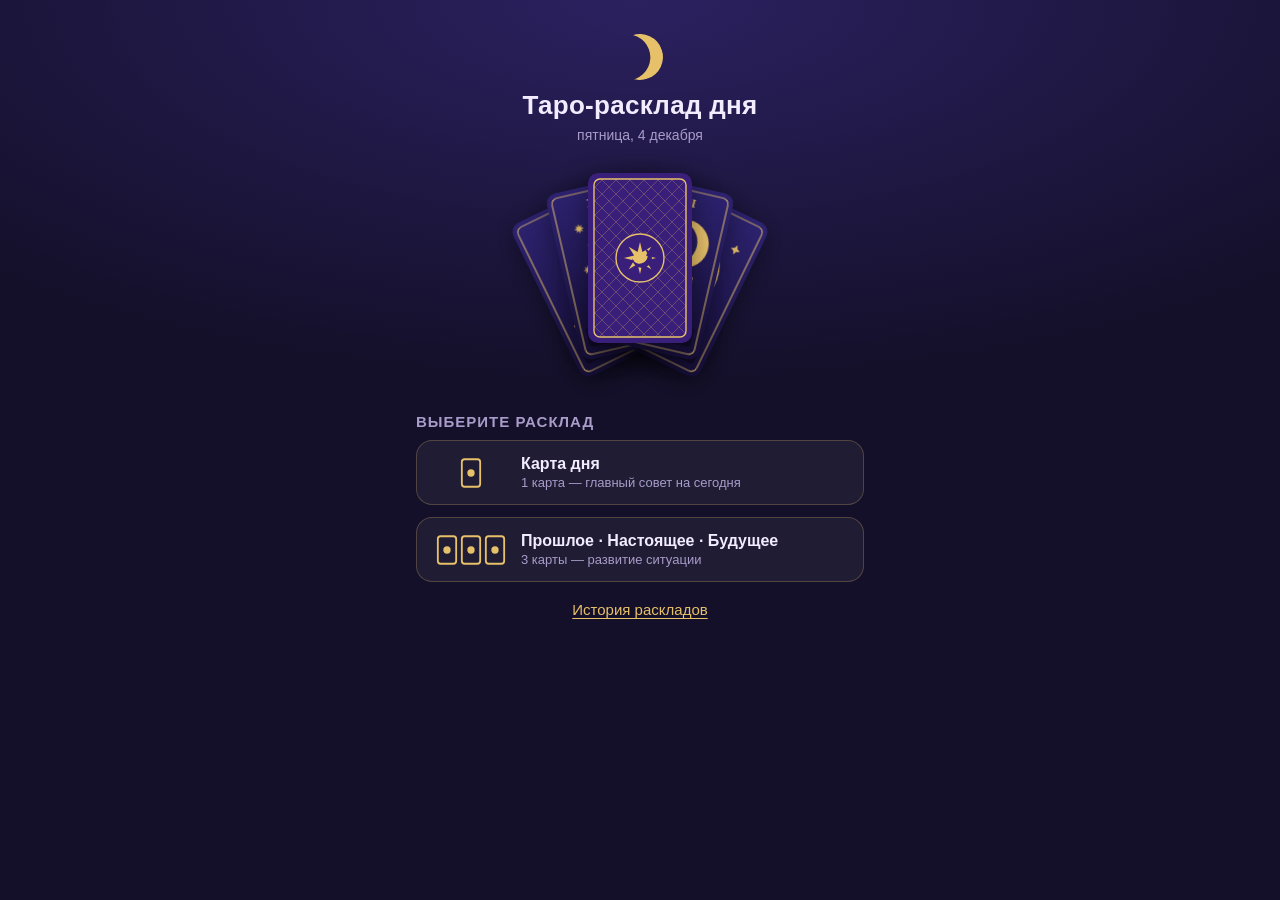
<file: prototype/tarot-miniapp/index.html>
<!doctype html>
<html lang="ru">
<head>
  <meta charset="utf-8">
  <meta name="viewport" content="width=device-width, initial-scale=1, viewport-fit=cover">
  <title>Таро-расклад дня</title>
  <script src="https://telegram.org/js/telegram-web-app.js"></script>
  <link rel="stylesheet" href="style.css">
</head>
<body>
  <div id="app">
    <!-- Главный экран -->
    <section id="screen-home" class="screen active">
      <header class="hero">
        <div class="moon" aria-hidden="true"></div>
        <h1>Таро-расклад дня</h1>
        <p class="sub" id="today"></p>
      </header>
      <div class="deck-preview" id="deck-preview" aria-hidden="true"></div>
      <h2 class="label">Выберите расклад</h2>
      <div class="spreads">
        <button class="spread-btn" data-count="1">
          <span class="spread-icon"><svg viewBox="0 0 24 34" width="22" height="32"><rect x="2" y="2" width="20" height="30" rx="3" fill="none" stroke="currentColor" stroke-width="2"/><circle cx="12" cy="17" r="4" fill="currentColor"/></svg></span>
          <span class="spread-title">Карта дня</span>
          <span class="spread-desc">1 карта — главный совет на сегодня</span>
        </button>
        <button class="spread-btn" data-count="3">
          <span class="spread-icon"><svg viewBox="0 0 24 34" width="22" height="32"><rect x="2" y="2" width="20" height="30" rx="3" fill="none" stroke="currentColor" stroke-width="2"/><circle cx="12" cy="17" r="4" fill="currentColor"/></svg><svg viewBox="0 0 24 34" width="22" height="32"><rect x="2" y="2" width="20" height="30" rx="3" fill="none" stroke="currentColor" stroke-width="2"/><circle cx="12" cy="17" r="4" fill="currentColor"/></svg><svg viewBox="0 0 24 34" width="22" height="32"><rect x="2" y="2" width="20" height="30" rx="3" fill="none" stroke="currentColor" stroke-width="2"/><circle cx="12" cy="17" r="4" fill="currentColor"/></svg></span>
          <span class="spread-title">Прошлое · Настоящее · Будущее</span>
          <span class="spread-desc">3 карты — развитие ситуации</span>
        </button>
      </div>
      <button class="link-btn" id="btn-history">История раскладов</button>
    </section>

    <!-- Экран расклада -->
    <section id="screen-spread" class="screen">
      <div class="topbar">
        <button class="back" data-go="home" aria-label="Назад">←</button>
        <h2 id="spread-title">Расклад</h2>
        <span></span>
      </div>
      <p class="hint" id="spread-hint">Нажмите на карту, чтобы открыть её</p>
      <div class="table" id="table"></div>
      <div class="readings" id="readings"></div>
      <div class="actions" id="spread-actions" hidden>
        <button class="primary" id="btn-premium">✨ Подробный расклад</button>
        <button class="secondary" data-go="home">Новый расклад</button>
      </div>
    </section>

    <!-- Paywall -->
    <section id="screen-paywall" class="screen">
      <div class="topbar">
        <button class="back" data-go="spread" aria-label="Назад">←</button>
        <h2>Премиум</h2>
        <span></span>
      </div>
      <div class="paywall">
        <div class="pw-cards" id="pw-cards"></div>
        <h3>Подробный расклад</h3>
        <ul class="pw-list">
          <li>Развёрнутое толкование каждой карты</li>
          <li>Связи между картами и общий вывод</li>
          <li>Советы по любви, работе и деньгам</li>
          <li>Сохранение в историю навсегда</li>
        </ul>
        <button class="primary pay" id="btn-pay">Подробный расклад за 50 ⭐</button>
        <p class="fine">Оплата через Telegram Stars. Прототип: платёж не списывается.</p>
      </div>
    </section>

    <!-- История -->
    <section id="screen-history" class="screen">
      <div class="topbar">
        <button class="back" data-go="home" aria-label="Назад">←</button>
        <h2>История</h2>
        <button class="back small" id="btn-clear" aria-label="Очистить">🗑</button>
      </div>
      <div id="history-list" class="history-list"></div>
    </section>
  </div>
  <script src="app.js"></script>
</body>
</html>
</file>
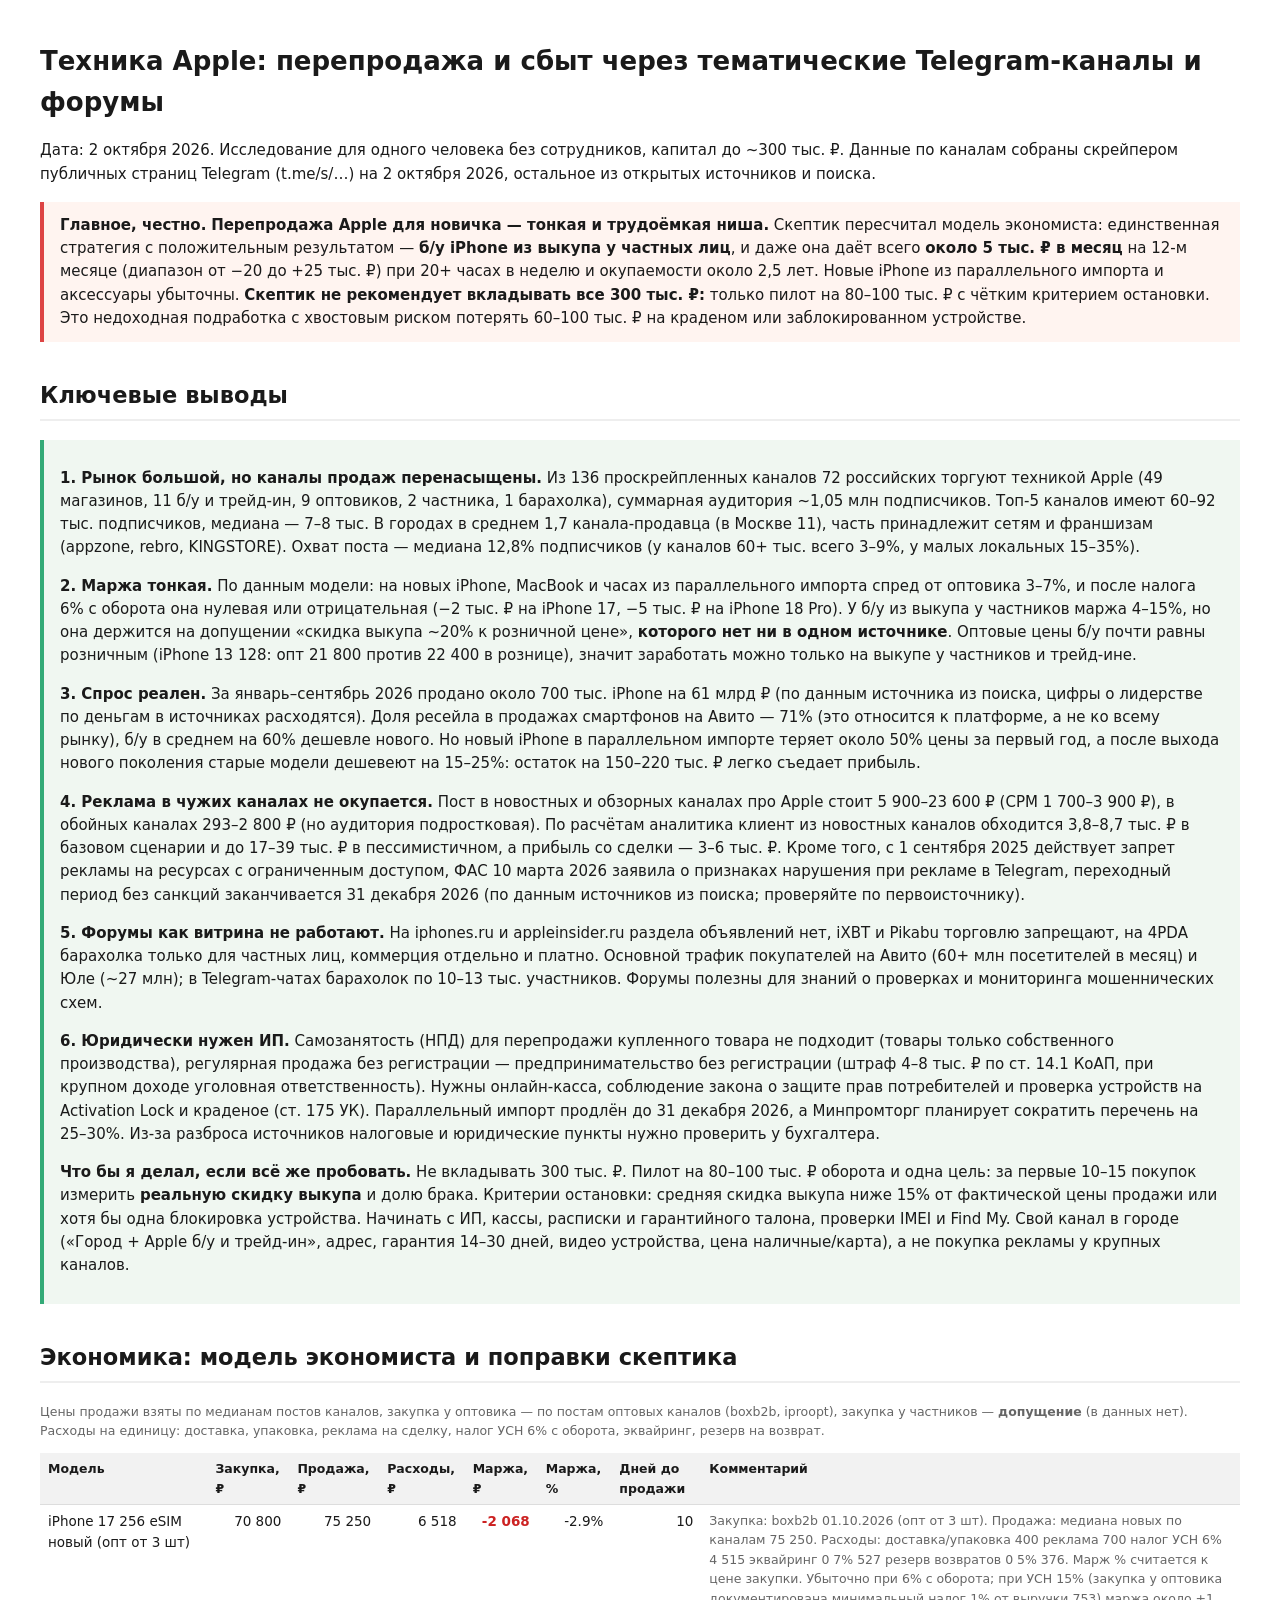
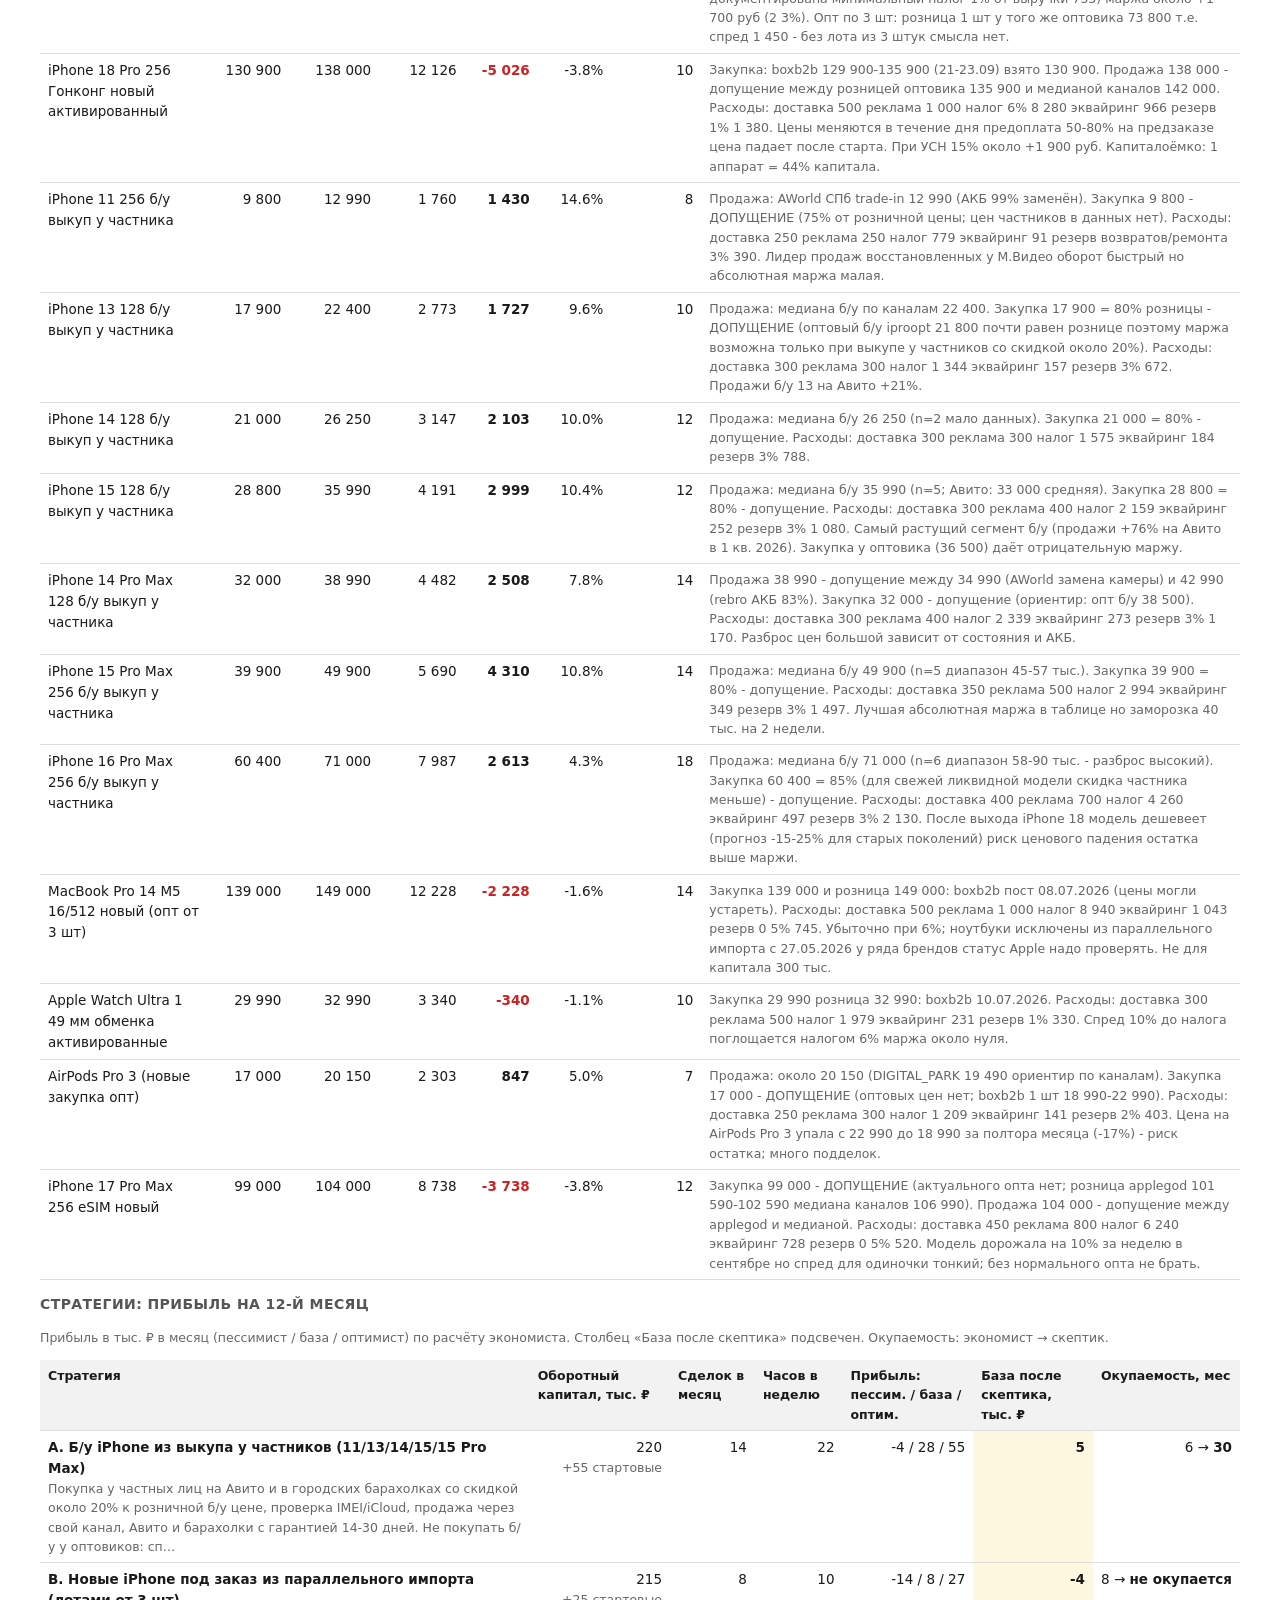
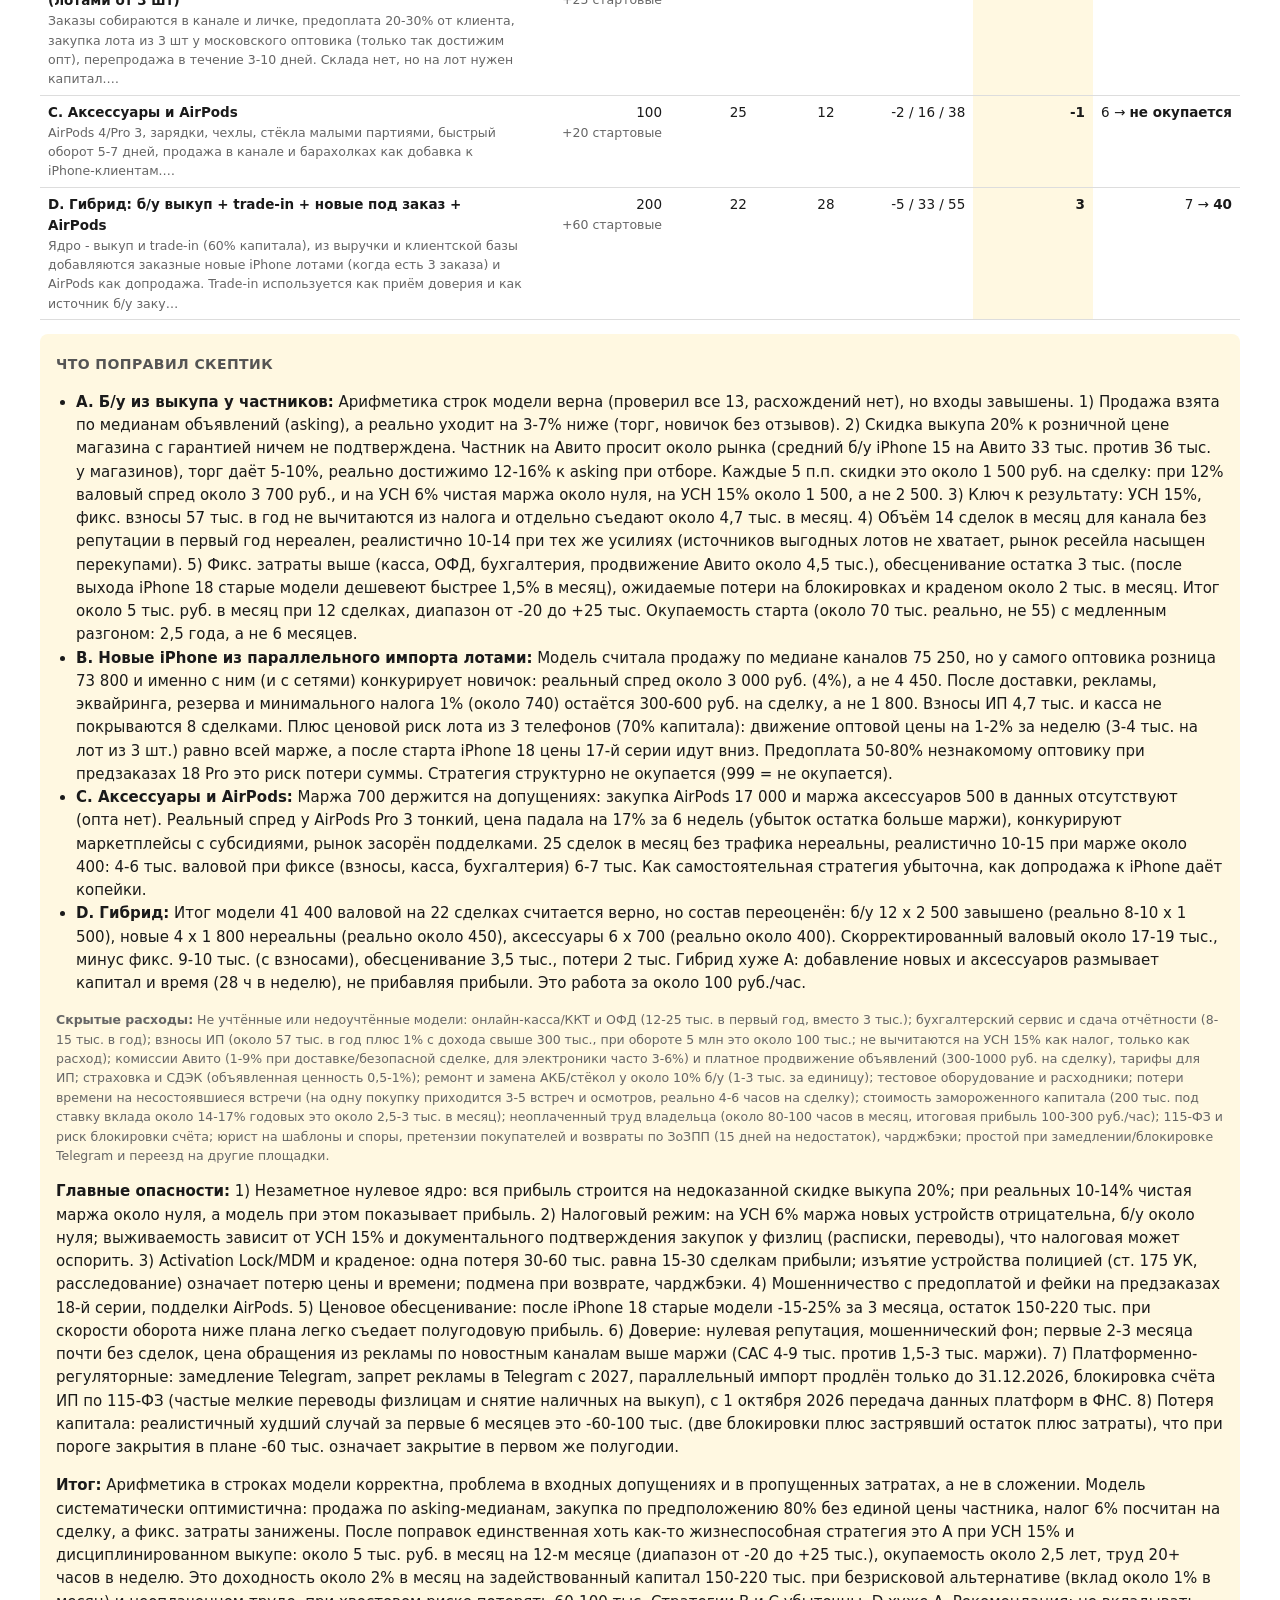
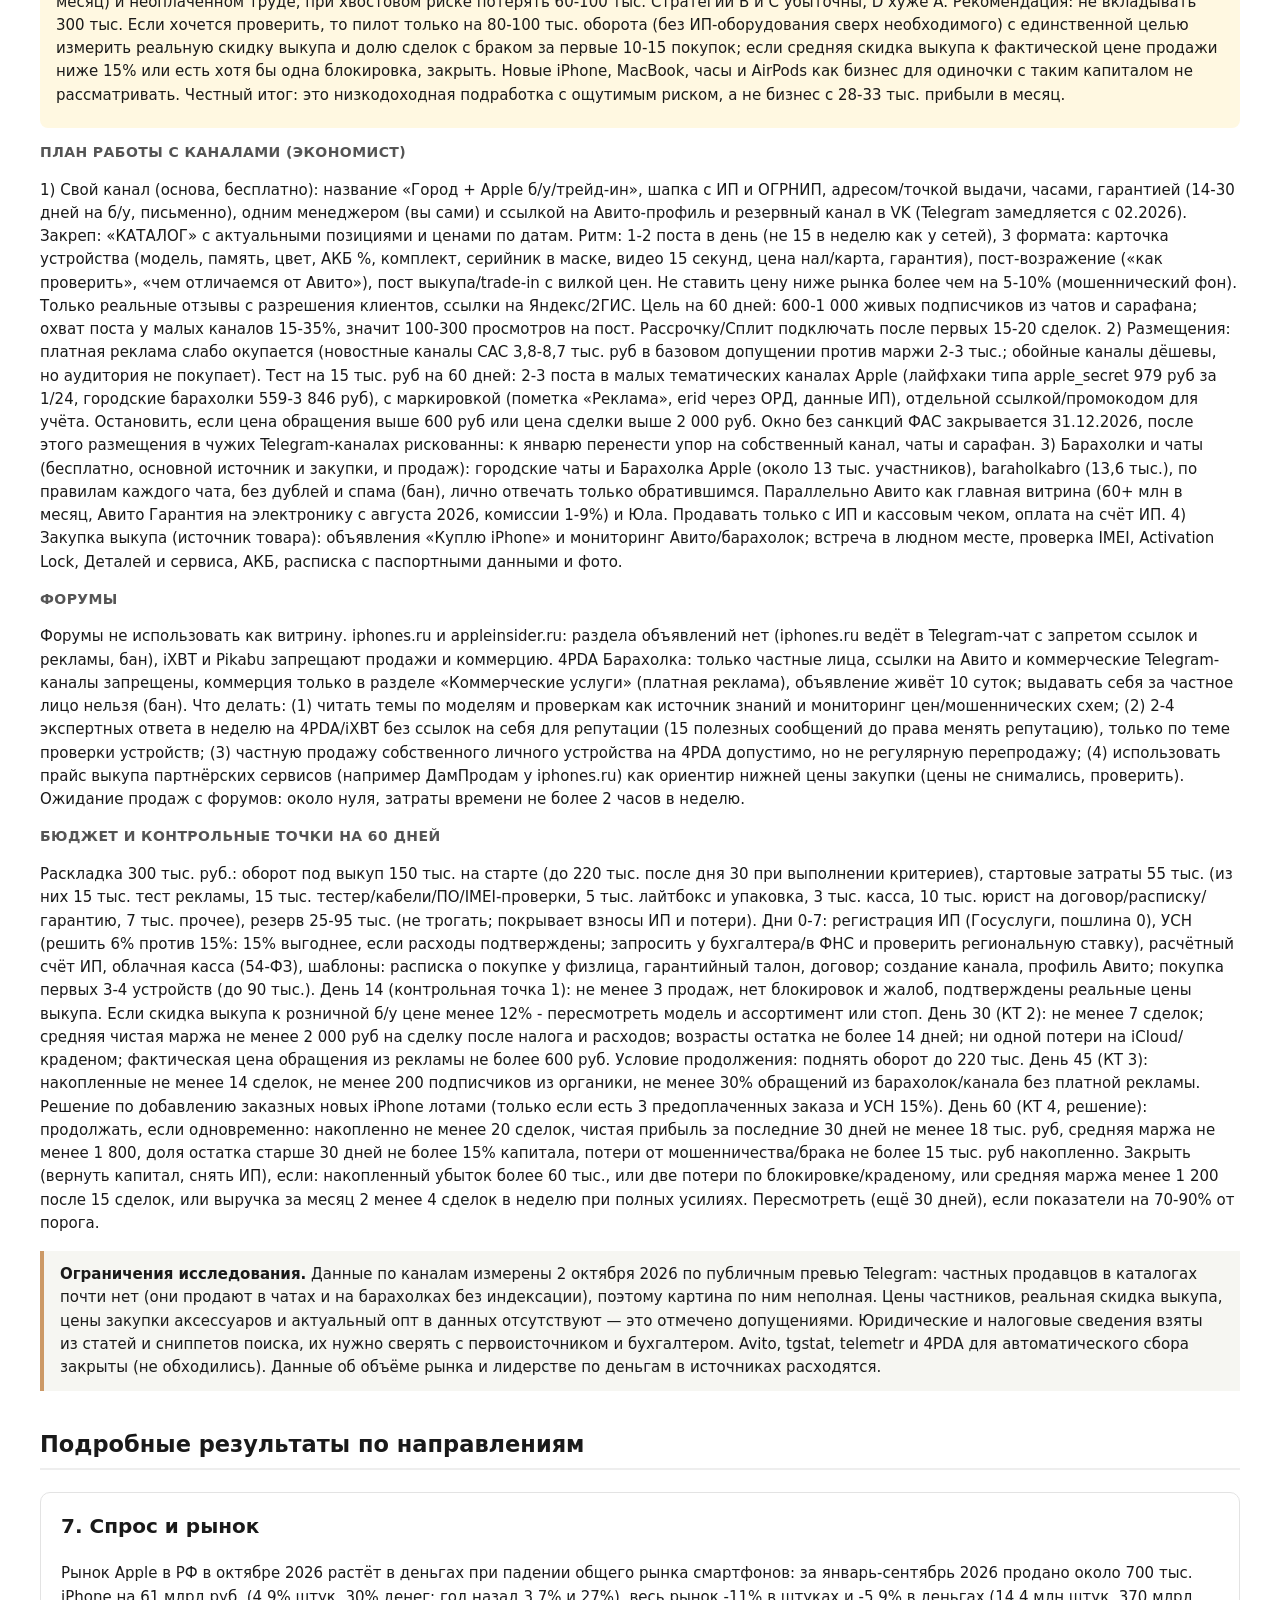
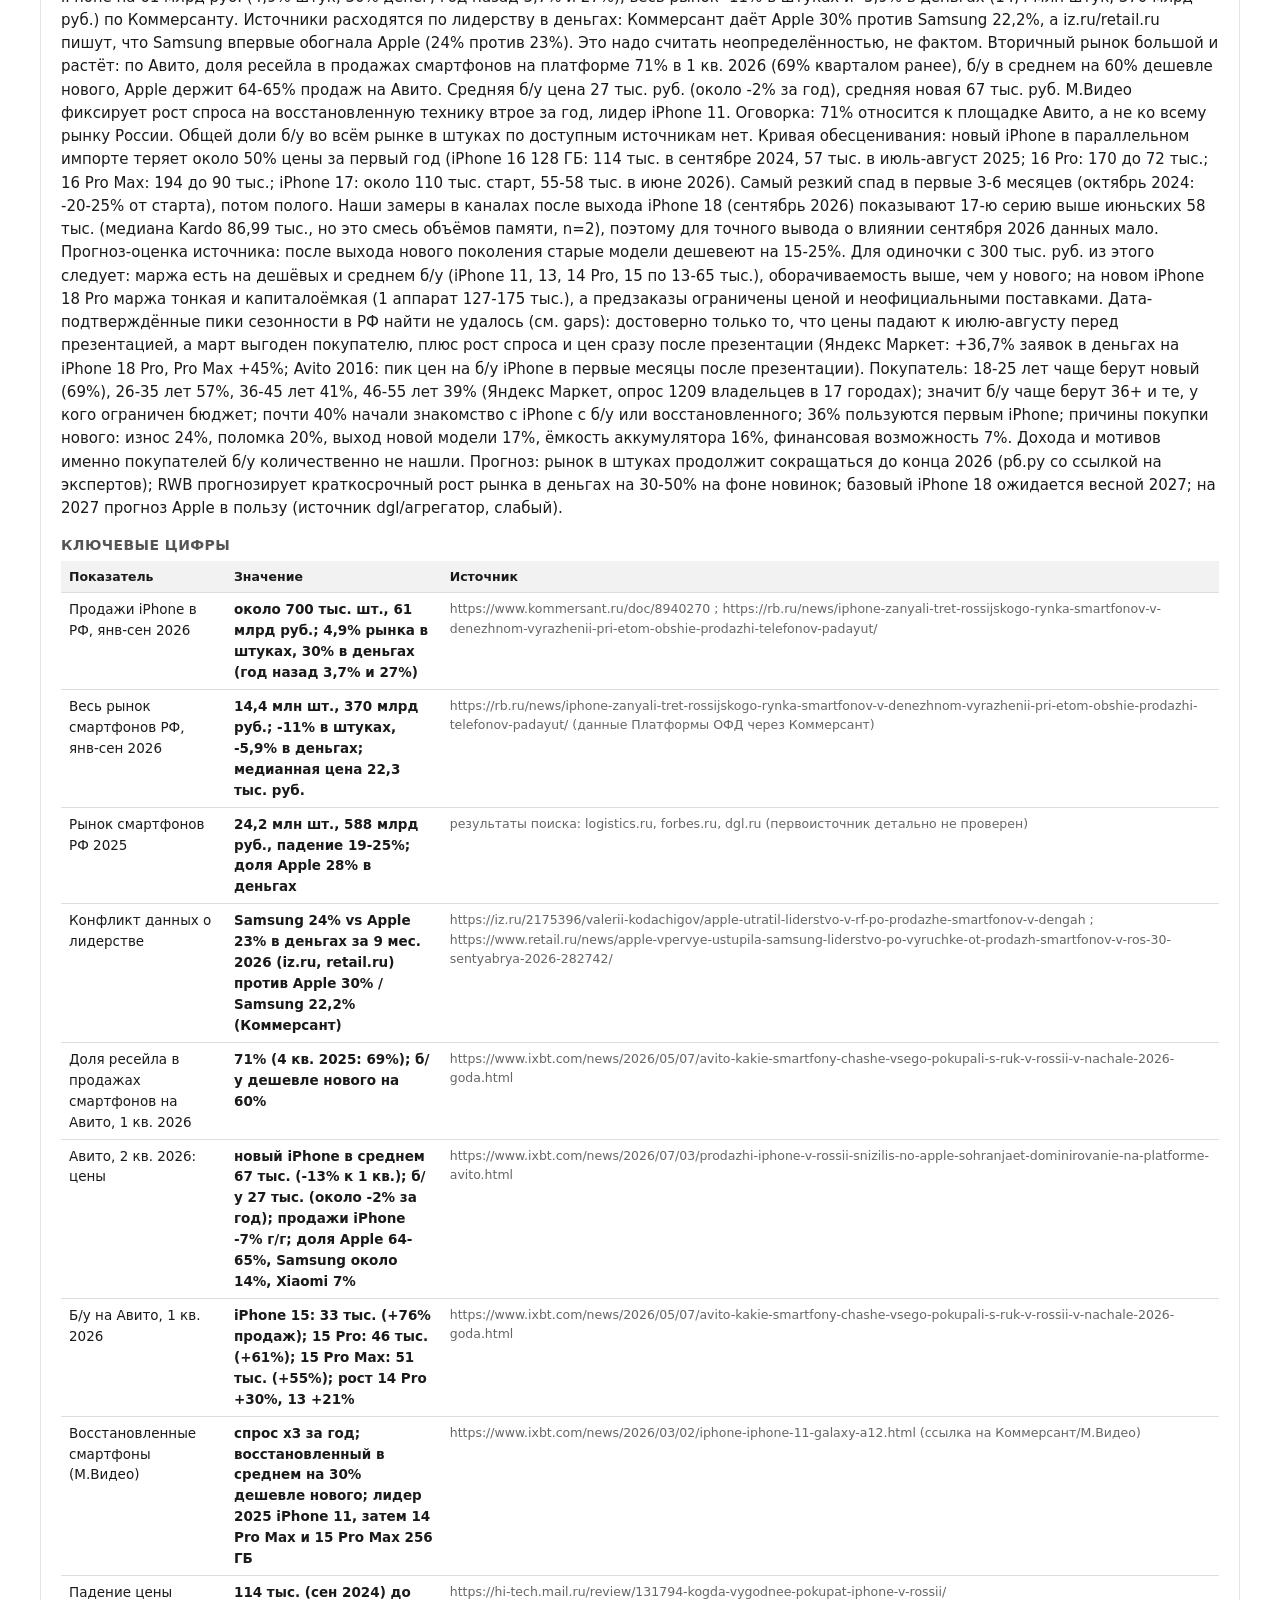
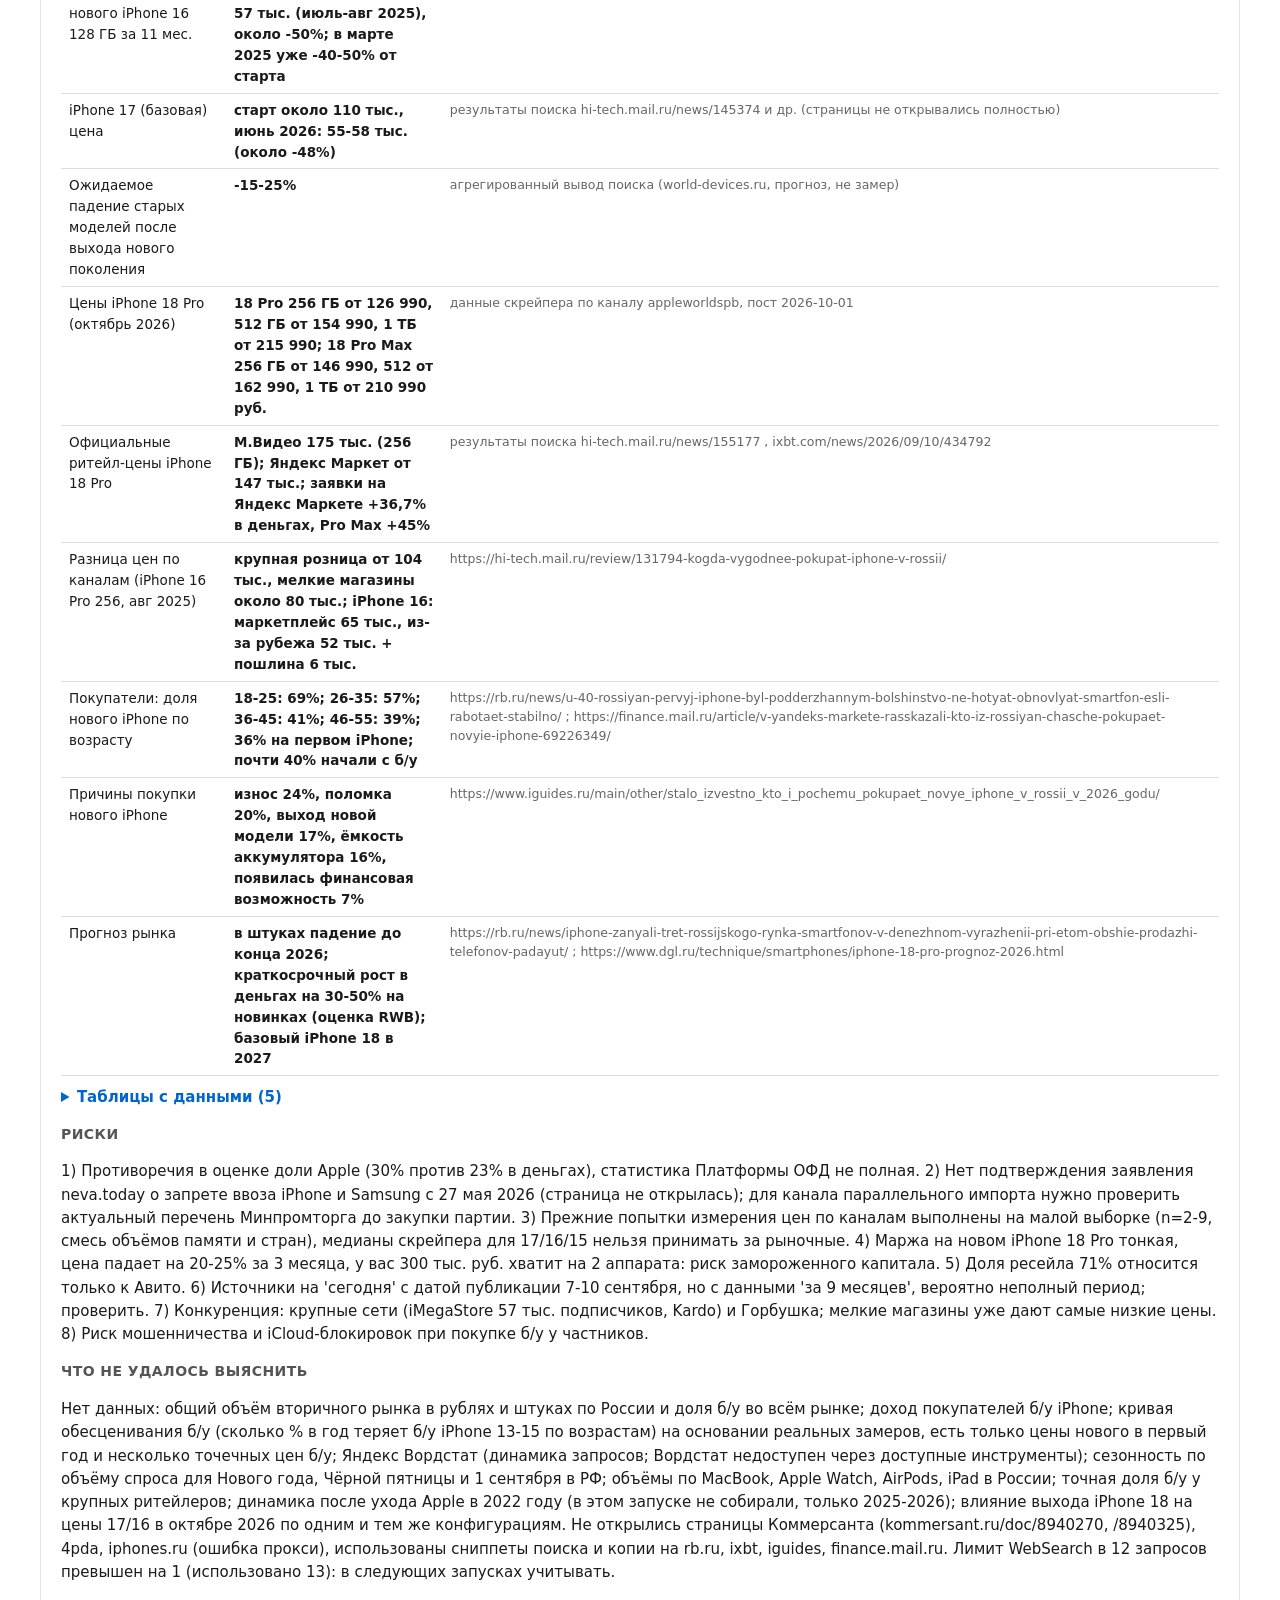
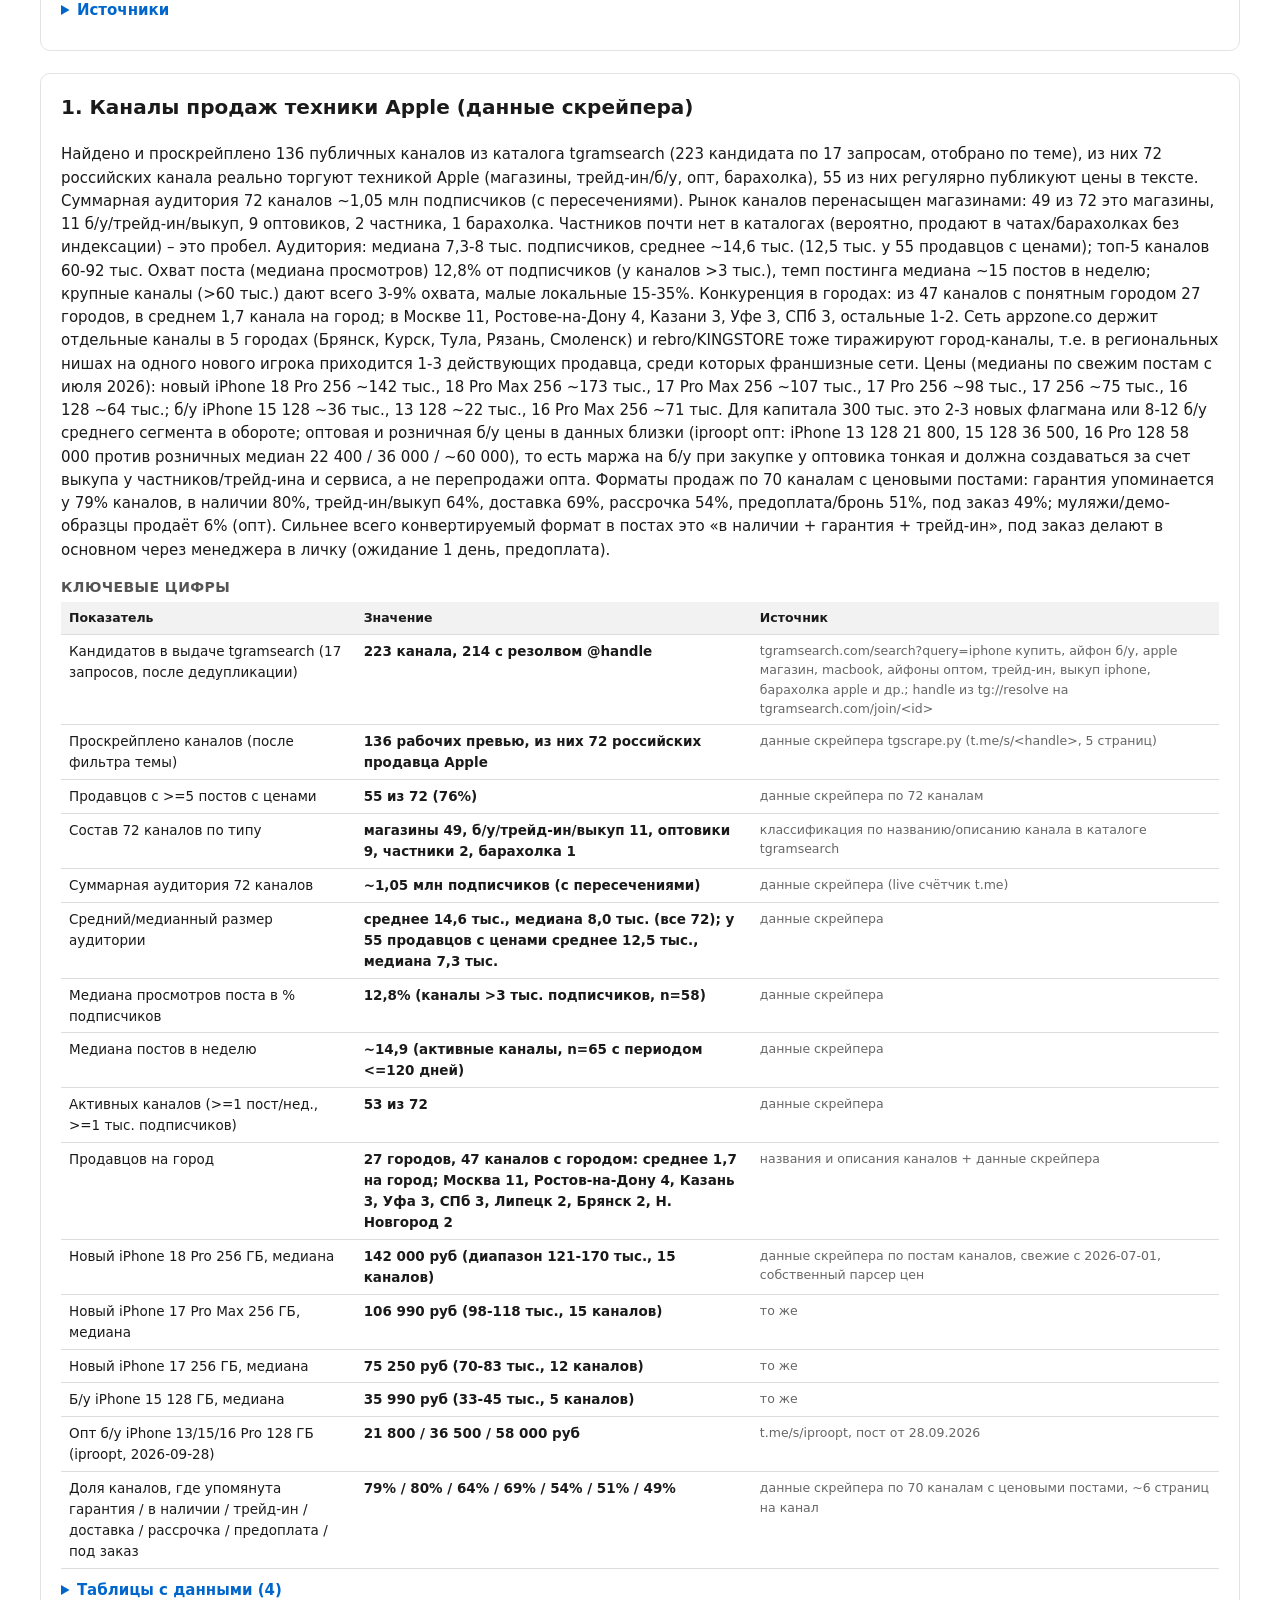
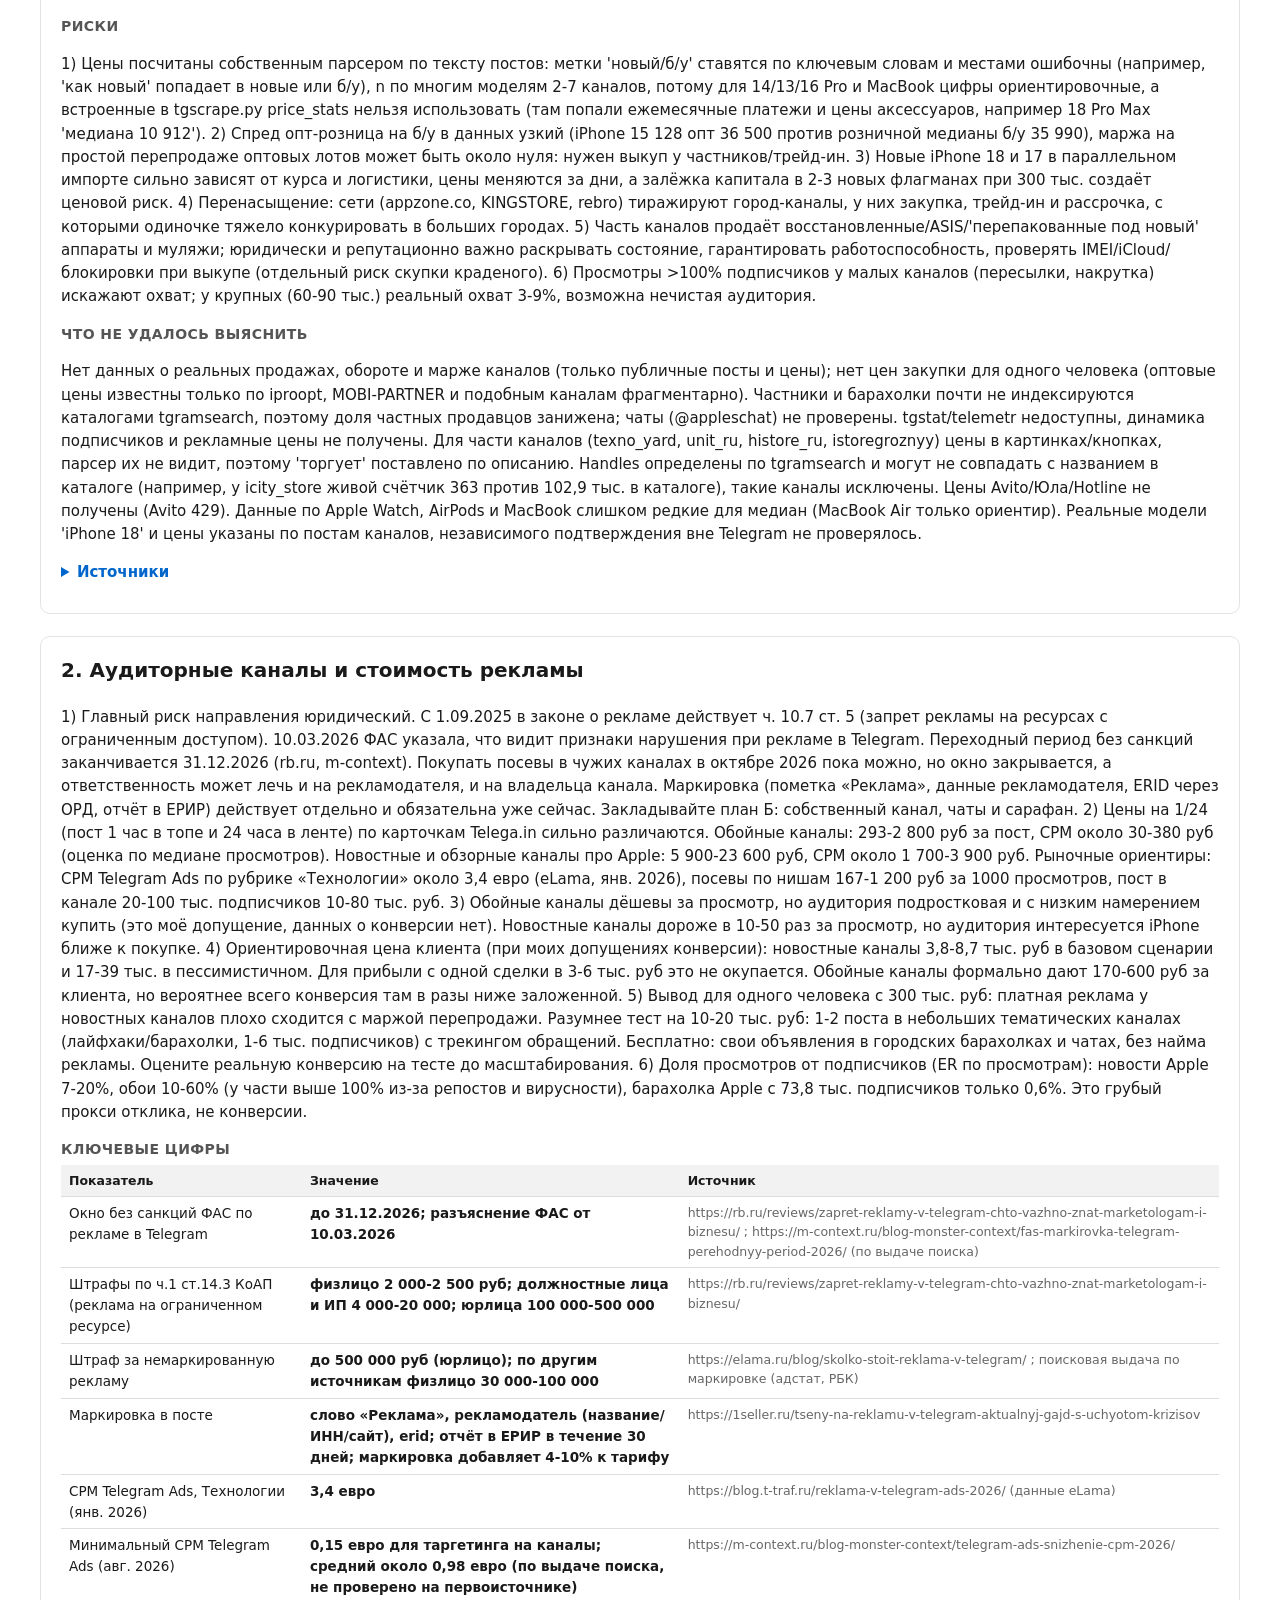
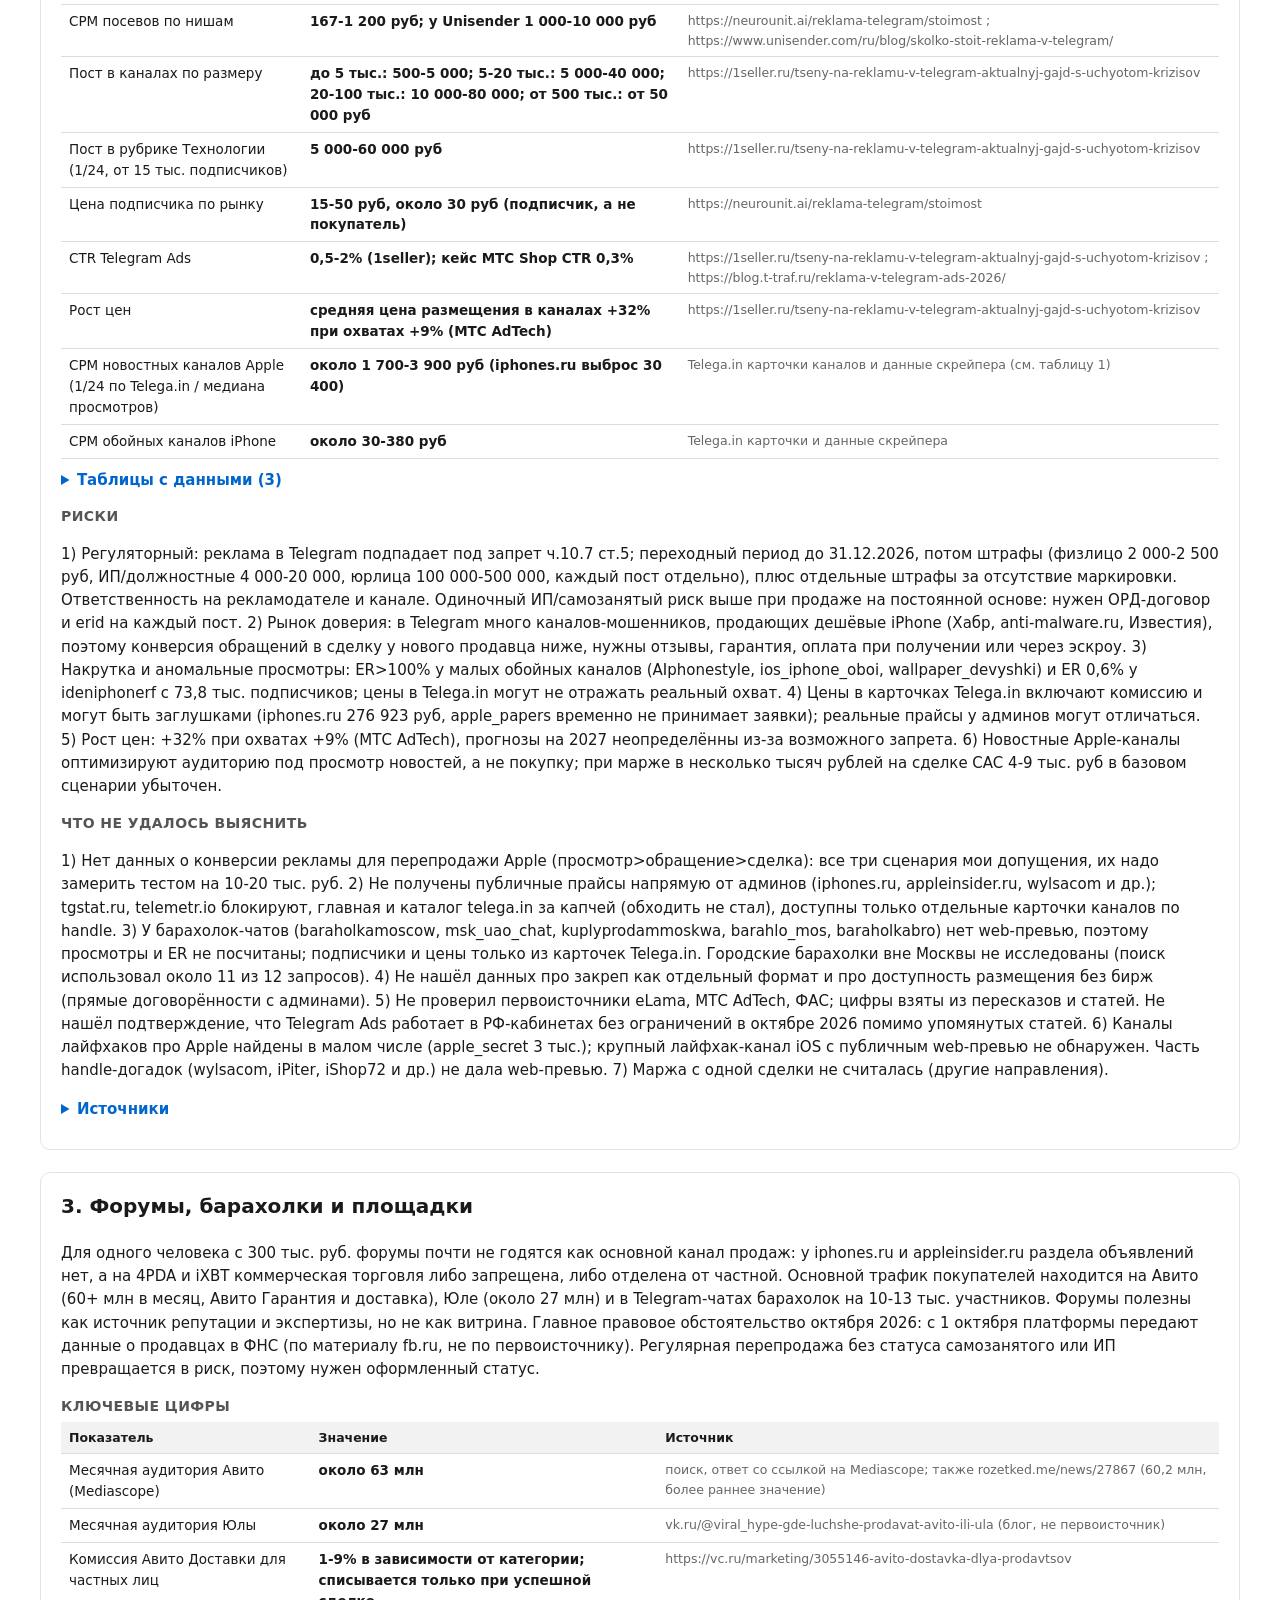
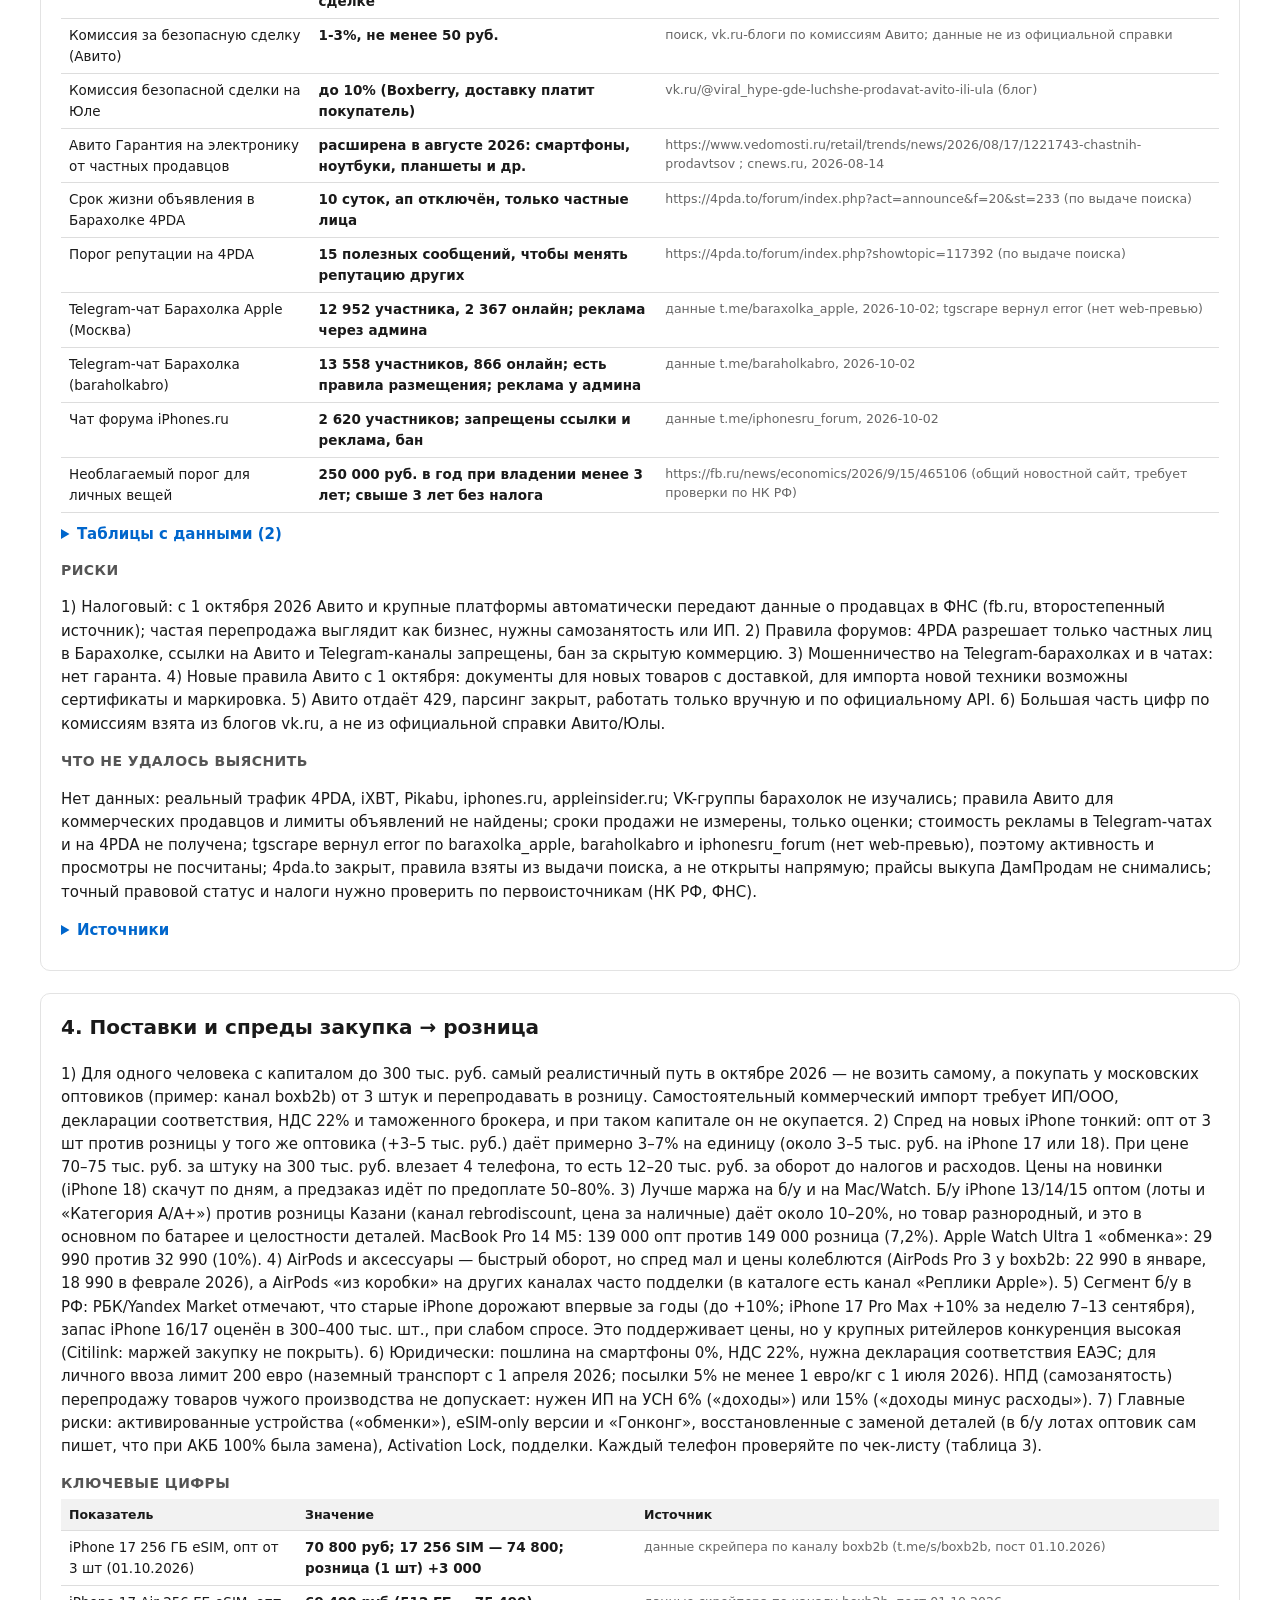
<file: apple_resale_report.html>
<!doctype html><html lang=ru><meta charset=utf-8><meta name=viewport content="width=device-width,initial-scale=1"><title>Техника Apple: перепродажа через Telegram и форумы</title>
<style>body{font:15px/1.55 system-ui,sans-serif;margin:auto;padding:24px;max-width:1200px;color:#1a1a1a;background:#fff}h1{font-size:26px}h2{margin-top:36px;border-bottom:2px solid #eee;padding-bottom:6px}h3{margin-top:0;font-size:20px}h4{margin:14px 0 4px;font-size:14px;color:#555;text-transform:uppercase;letter-spacing:.03em}
.note{background:#f6f6f2;border-left:4px solid #c96;padding:12px 16px;margin:16px 0}.warn{background:#fff4f0;border-left:4px solid #d44;padding:12px 16px;margin:16px 0}.ok{background:#f0f7f1;border-left:4px solid #3a7;padding:12px 16px;margin:16px 0}
table{border-collapse:collapse;width:100%}th,td{border-bottom:1px solid #ddd;padding:6px 8px;text-align:left;vertical-align:top;font-size:13.5px}th{background:#f2f2f2;font-size:12.5px;position:sticky;top:0}.r{text-align:right;white-space:nowrap}.s{color:#666;font-size:12.5px}.hl{background:#fff8e1;font-weight:600}.neg{color:#c22}
section{border:1px solid #e3e3e3;border-radius:10px;padding:18px 20px;margin:22px 0}.tw{overflow-x:auto;max-height:560px;overflow-y:auto;border:1px solid #eee}.tw2{overflow-x:auto}details{margin:10px 0}summary{cursor:pointer;font-weight:600;color:#06c}a{color:#06c}ul{padding-left:20px}
@media print{body{padding:0}section{break-inside:avoid}.tw{max-height:none}}</style>
<h1>Техника Apple: перепродажа и сбыт через тематические Telegram-каналы и форумы</h1>
<p>Дата: 2 октября 2026. Исследование для одного человека без сотрудников, капитал до ~300 тыс. ₽. Данные по каналам собраны скрейпером публичных страниц Telegram (t.me/s/…) на 2 октября 2026, остальное из открытых источников и поиска.</p>
<div class=warn><b>Главное, честно.</b> <b>Перепродажа Apple для новичка — тонкая и трудоёмкая ниша.</b> Скептик пересчитал модель экономиста: единственная стратегия с положительным результатом — <b>б/у iPhone из выкупа у частных лиц</b>, и даже она даёт всего <b>около 5 тыс. ₽ в месяц</b> на 12-м месяце (диапазон от −20 до +25 тыс. ₽) при 20+ часах в неделю и окупаемости около 2,5 лет. Новые iPhone из параллельного импорта и аксессуары убыточны. <b>Скептик не рекомендует вкладывать все 300 тыс. ₽:</b> только пилот на 80–100 тыс. ₽ с чётким критерием остановки. Это недоходная подработка с хвостовым риском потерять 60–100 тыс. ₽ на краденом или заблокированном устройстве.</div>
<h2>Ключевые выводы</h2>
<div class=ok>
<p><b>1. Рынок большой, но каналы продаж перенасыщены.</b> Из 136 проскрейпленных каналов 72 российских торгуют техникой Apple (49 магазинов, 11 б/у и трейд-ин, 9 оптовиков, 2 частника, 1 барахолка), суммарная аудитория ~1,05 млн подписчиков. Топ-5 каналов имеют 60–92 тыс. подписчиков, медиана — 7–8 тыс. В городах в среднем 1,7 канала-продавца (в Москве 11), часть принадлежит сетям и франшизам (appzone, rebro, KINGSTORE). Охват поста — медиана 12,8% подписчиков (у каналов 60+ тыс. всего 3–9%, у малых локальных 15–35%).</p>
<p><b>2. Маржа тонкая.</b> По данным модели: на новых iPhone, MacBook и часах из параллельного импорта спред от оптовика 3–7%, и после налога 6% с оборота она нулевая или отрицательная (−2 тыс. ₽ на iPhone 17, −5 тыс. ₽ на iPhone 18 Pro). У б/у из выкупа у частников маржа 4–15%, но она держится на допущении «скидка выкупа ~20% к розничной цене», <b>которого нет ни в одном источнике</b>. Оптовые цены б/у почти равны розничным (iPhone 13 128: опт 21 800 против 22 400 в рознице), значит заработать можно только на выкупе у частников и трейд-ине.</p>
<p><b>3. Спрос реален.</b> За январь–сентябрь 2026 продано около 700 тыс. iPhone на 61 млрд ₽ (по данным источника из поиска, цифры о лидерстве по деньгам в источниках расходятся). Доля ресейла в продажах смартфонов на Авито — 71% (это относится к платформе, а не ко всему рынку), б/у в среднем на 60% дешевле нового. Но новый iPhone в параллельном импорте теряет около 50% цены за первый год, а после выхода нового поколения старые модели дешевеют на 15–25%: остаток на 150–220 тыс. ₽ легко съедает прибыль.</p>
<p><b>4. Реклама в чужих каналах не окупается.</b> Пост в новостных и обзорных каналах про Apple стоит 5 900–23 600 ₽ (CPM 1 700–3 900 ₽), в обойных каналах 293–2 800 ₽ (но аудитория подростковая). По расчётам аналитика клиент из новостных каналов обходится 3,8–8,7 тыс. ₽ в базовом сценарии и до 17–39 тыс. ₽ в пессимистичном, а прибыль со сделки — 3–6 тыс. ₽. Кроме того, с 1 сентября 2025 действует запрет рекламы на ресурсах с ограниченным доступом, ФАС 10 марта 2026 заявила о признаках нарушения при рекламе в Telegram, переходный период без санкций заканчивается 31 декабря 2026 (по данным источников из поиска; проверяйте по первоисточнику).</p>
<p><b>5. Форумы как витрина не работают.</b> На iphones.ru и appleinsider.ru раздела объявлений нет, iXBT и Pikabu торговлю запрещают, на 4PDA барахолка только для частных лиц, коммерция отдельно и платно. Основной трафик покупателей на Авито (60+ млн посетителей в месяц) и Юле (~27 млн); в Telegram-чатах барахолок по 10–13 тыс. участников. Форумы полезны для знаний о проверках и мониторинга мошеннических схем.</p>
<p><b>6. Юридически нужен ИП.</b> Самозанятость (НПД) для перепродажи купленного товара не подходит (товары только собственного производства), регулярная продажа без регистрации — предпринимательство без регистрации (штраф 4–8 тыс. ₽ по ст. 14.1 КоАП, при крупном доходе уголовная ответственность). Нужны онлайн-касса, соблюдение закона о защите прав потребителей и проверка устройств на Activation Lock и краденое (ст. 175 УК). Параллельный импорт продлён до 31 декабря 2026, а Минпромторг планирует сократить перечень на 25–30%. Из-за разброса источников налоговые и юридические пункты нужно проверить у бухгалтера.</p>
<p><b>Что бы я делал, если всё же пробовать.</b> Не вкладывать 300 тыс. ₽. Пилот на 80–100 тыс. ₽ оборота и одна цель: за первые 10–15 покупок измерить <b>реальную скидку выкупа</b> и долю брака. Критерии остановки: средняя скидка выкупа ниже 15% от фактической цены продажи или хотя бы одна блокировка устройства. Начинать с ИП, кассы, расписки и гарантийного талона, проверки IMEI и Find My. Свой канал в городе («Город + Apple б/у и трейд-ин», адрес, гарантия 14–30 дней, видео устройства, цена наличные/карта), а не покупка рекламы у крупных каналов.</p></div>
<h2>Экономика: модель экономиста и поправки скептика</h2>
<p class=s>Цены продажи взяты по медианам постов каналов, закупка у оптовика — по постам оптовых каналов (boxb2b, iproopt), закупка у частников — <b>допущение</b> (в данных нет). Расходы на единицу: доставка, упаковка, реклама на сделку, налог УСН 6% с оборота, эквайринг, резерв на возврат.</p>
<div class=tw2><table class=g><tr><th>Модель<th>Закупка, ₽<th>Продажа, ₽<th>Расходы, ₽<th>Маржа, ₽<th>Маржа, %<th>Дней до продажи<th>Комментарий</tr><tr><td>iPhone 17 256 eSIM  новый (опт от 3 шт)</td><td class=r>70 800</td><td class=r>75 250</td><td class=r>6 518</td><td class='r neg'><b>-2 068</b></td><td class=r>-2.9%</td><td class=r>10</td><td class=s>Закупка: boxb2b 01.10.2026 (опт от 3 шт). Продажа: медиана новых по каналам 75 250. Расходы: доставка/упаковка 400  реклама 700  налог УСН 6% 4 515  эквайринг 0 7% 527  резерв возвратов 0 5% 376. Марж % считается к цене закупки. Убыточно при 6% с оборота; при УСН 15% (закупка у оптовика документирована  минимальный налог 1% от выручки 753) маржа около +1 700 руб (2 3%). Опт по 3 шт: розница 1 шт у того же оптовика 73 800  т.е. спред 1 450 - без лота из 3 штук смысла нет.</td></tr><tr><td>iPhone 18 Pro 256  Гонконг  новый активированный</td><td class=r>130 900</td><td class=r>138 000</td><td class=r>12 126</td><td class='r neg'><b>-5 026</b></td><td class=r>-3.8%</td><td class=r>10</td><td class=s>Закупка: boxb2b 129 900-135 900 (21-23.09)  взято 130 900. Продажа 138 000 - допущение между розницей оптовика 135 900 и медианой каналов 142 000. Расходы: доставка 500  реклама 1 000  налог 6% 8 280  эквайринг 966  резерв 1% 1 380. Цены меняются в течение дня  предоплата 50-80% на предзаказе  цена падает после старта. При УСН 15% около +1 900 руб. Капиталоёмко: 1 аппарат = 44% капитала.</td></tr><tr><td>iPhone 11 256 б/у  выкуп у частника</td><td class=r>9 800</td><td class=r>12 990</td><td class=r>1 760</td><td class='r '><b>1 430</b></td><td class=r>14.6%</td><td class=r>8</td><td class=s>Продажа: AWorld СПб trade-in 12 990 (АКБ 99%  заменён). Закупка 9 800 - ДОПУЩЕНИЕ (75% от розничной цены; цен частников в данных нет). Расходы: доставка 250  реклама 250  налог 779  эквайринг 91  резерв возвратов/ремонта 3% 390. Лидер продаж восстановленных у М.Видео  оборот быстрый  но абсолютная маржа малая.</td></tr><tr><td>iPhone 13 128 б/у  выкуп у частника</td><td class=r>17 900</td><td class=r>22 400</td><td class=r>2 773</td><td class='r '><b>1 727</b></td><td class=r>9.6%</td><td class=r>10</td><td class=s>Продажа: медиана б/у по каналам 22 400. Закупка 17 900 = 80% розницы - ДОПУЩЕНИЕ (оптовый б/у iproopt 21 800 почти равен рознице  поэтому маржа возможна только при выкупе у частников со скидкой около 20%). Расходы: доставка 300  реклама 300  налог 1 344  эквайринг 157  резерв 3% 672. Продажи б/у 13 на Авито +21%.</td></tr><tr><td>iPhone 14 128 б/у  выкуп у частника</td><td class=r>21 000</td><td class=r>26 250</td><td class=r>3 147</td><td class='r '><b>2 103</b></td><td class=r>10.0%</td><td class=r>12</td><td class=s>Продажа: медиана б/у 26 250 (n=2  мало данных). Закупка 21 000 = 80% - допущение. Расходы: доставка 300  реклама 300  налог 1 575  эквайринг 184  резерв 3% 788.</td></tr><tr><td>iPhone 15 128 б/у  выкуп у частника</td><td class=r>28 800</td><td class=r>35 990</td><td class=r>4 191</td><td class='r '><b>2 999</b></td><td class=r>10.4%</td><td class=r>12</td><td class=s>Продажа: медиана б/у 35 990 (n=5; Авито: 33 000 средняя). Закупка 28 800 = 80% - допущение. Расходы: доставка 300  реклама 400  налог 2 159  эквайринг 252  резерв 3% 1 080. Самый растущий сегмент б/у (продажи +76% на Авито в 1 кв. 2026). Закупка у оптовика (36 500) даёт отрицательную маржу.</td></tr><tr><td>iPhone 14 Pro Max 128 б/у  выкуп у частника</td><td class=r>32 000</td><td class=r>38 990</td><td class=r>4 482</td><td class='r '><b>2 508</b></td><td class=r>7.8%</td><td class=r>14</td><td class=s>Продажа 38 990 - допущение между 34 990 (AWorld  замена камеры) и 42 990 (rebro  АКБ 83%). Закупка 32 000 - допущение (ориентир: опт б/у 38 500). Расходы: доставка 300  реклама 400  налог 2 339  эквайринг 273  резерв 3% 1 170. Разброс цен большой  зависит от состояния и АКБ.</td></tr><tr><td>iPhone 15 Pro Max 256 б/у  выкуп у частника</td><td class=r>39 900</td><td class=r>49 900</td><td class=r>5 690</td><td class='r '><b>4 310</b></td><td class=r>10.8%</td><td class=r>14</td><td class=s>Продажа: медиана б/у 49 900 (n=5  диапазон 45-57 тыс.). Закупка 39 900 = 80% - допущение. Расходы: доставка 350  реклама 500  налог 2 994  эквайринг 349  резерв 3% 1 497. Лучшая абсолютная маржа в таблице  но заморозка 40 тыс. на 2 недели.</td></tr><tr><td>iPhone 16 Pro Max 256 б/у  выкуп у частника</td><td class=r>60 400</td><td class=r>71 000</td><td class=r>7 987</td><td class='r '><b>2 613</b></td><td class=r>4.3%</td><td class=r>18</td><td class=s>Продажа: медиана б/у 71 000 (n=6  диапазон 58-90 тыс. - разброс высокий). Закупка 60 400 = 85% (для свежей ликвидной модели скидка частника меньше) - допущение. Расходы: доставка 400  реклама 700  налог 4 260  эквайринг 497  резерв 3% 2 130. После выхода iPhone 18 модель дешевеет (прогноз -15-25% для старых поколений)  риск ценового падения остатка выше маржи.</td></tr><tr><td>MacBook Pro 14 M5 16/512  новый (опт от 3 шт)</td><td class=r>139 000</td><td class=r>149 000</td><td class=r>12 228</td><td class='r neg'><b>-2 228</b></td><td class=r>-1.6%</td><td class=r>14</td><td class=s>Закупка 139 000 и розница 149 000: boxb2b  пост 08.07.2026 (цены могли устареть). Расходы: доставка 500  реклама 1 000  налог 8 940  эквайринг 1 043  резерв 0 5% 745. Убыточно при 6%; ноутбуки исключены из параллельного импорта с 27.05.2026 у ряда брендов  статус Apple надо проверять. Не для капитала 300 тыс.</td></tr><tr><td>Apple Watch Ultra 1 49 мм  обменка активированные</td><td class=r>29 990</td><td class=r>32 990</td><td class=r>3 340</td><td class='r neg'><b>-340</b></td><td class=r>-1.1%</td><td class=r>10</td><td class=s>Закупка 29 990  розница 32 990: boxb2b  10.07.2026. Расходы: доставка 300  реклама 500  налог 1 979  эквайринг 231  резерв 1% 330. Спред 10% до налога поглощается налогом 6%  маржа около нуля.</td></tr><tr><td>AirPods Pro 3 (новые  закупка опт)</td><td class=r>17 000</td><td class=r>20 150</td><td class=r>2 303</td><td class='r '><b>847</b></td><td class=r>5.0%</td><td class=r>7</td><td class=s>Продажа: около 20 150 (DIGITAL_PARK 19 490  ориентир по каналам). Закупка 17 000 - ДОПУЩЕНИЕ (оптовых цен нет; boxb2b 1 шт 18 990-22 990). Расходы: доставка 250  реклама 300  налог 1 209  эквайринг 141  резерв 2% 403. Цена на AirPods Pro 3 упала с 22 990 до 18 990 за полтора месяца (-17%) - риск остатка; много подделок.</td></tr><tr><td>iPhone 17 Pro Max 256 eSIM  новый</td><td class=r>99 000</td><td class=r>104 000</td><td class=r>8 738</td><td class='r neg'><b>-3 738</b></td><td class=r>-3.8%</td><td class=r>12</td><td class=s>Закупка 99 000 - ДОПУЩЕНИЕ (актуального опта нет; розница applegod 101 590-102 590  медиана каналов 106 990). Продажа 104 000 - допущение между applegod и медианой. Расходы: доставка 450  реклама 800  налог 6 240  эквайринг 728  резерв 0 5% 520. Модель дорожала на 10% за неделю в сентябре  но спред для одиночки тонкий; без нормального опта не брать.</td></tr></table></div>
<h4>Стратегии: прибыль на 12-й месяц</h4>
<p class=s>Прибыль в тыс. ₽ в месяц (пессимист / база / оптимист) по расчёту экономиста. Столбец «База после скептика» подсвечен. Окупаемость: экономист → скептик.</p>
<div class=tw2><table class=g><tr><th>Стратегия<th>Оборотный капитал, тыс. ₽<th>Сделок в месяц<th>Часов в неделю<th>Прибыль: пессим. / база / оптим.<th>База после скептика, тыс. ₽<th>Окупаемость, мес</tr><tr><td><b>A. Б/у iPhone из выкупа у частников (11/13/14/15/15 Pro Max)</b><div class=s>Покупка у частных лиц на Авито и в городских барахолках со скидкой около 20% к розничной б/у цене, проверка IMEI/iCloud, продажа через свой канал, Авито и барахолки с гарантией 14-30 дней. Не покупать б/у у оптовиков: сп…</div></td><td class=r>220<div class=s>+55 стартовые</div></td><td class=r>14</td><td class=r>22</td><td class=r>-4 / 28 / 55</td><td class='r hl'>5</td><td class=r>6 → <b>30</b></td></tr><tr><td><b>B. Новые iPhone под заказ из параллельного импорта (лотами от 3 шт)</b><div class=s>Заказы собираются в канале и личке, предоплата 20-30% от клиента, закупка лота из 3 шт у московского оптовика (только так достижим опт), перепродажа в течение 3-10 дней. Склада нет, но на лот нужен капитал.…</div></td><td class=r>215<div class=s>+25 стартовые</div></td><td class=r>8</td><td class=r>10</td><td class=r>-14 / 8 / 27</td><td class='r hl'>-4</td><td class=r>8 → <b>не окупается</b></td></tr><tr><td><b>C. Аксессуары и AirPods</b><div class=s>AirPods 4/Pro 3, зарядки, чехлы, стёкла малыми партиями, быстрый оборот 5-7 дней, продажа в канале и барахолках как добавка к iPhone-клиентам.…</div></td><td class=r>100<div class=s>+20 стартовые</div></td><td class=r>25</td><td class=r>12</td><td class=r>-2 / 16 / 38</td><td class='r hl'>-1</td><td class=r>6 → <b>не окупается</b></td></tr><tr><td><b>D. Гибрид: б/у выкуп + trade-in + новые под заказ + AirPods</b><div class=s>Ядро - выкуп и trade-in (60% капитала), из выручки и клиентской базы добавляются заказные новые iPhone лотами (когда есть 3 заказа) и AirPods как допродажа. Trade-in используется как приём доверия и как источник б/у заку…</div></td><td class=r>200<div class=s>+60 стартовые</div></td><td class=r>22</td><td class=r>28</td><td class=r>-5 / 33 / 55</td><td class='r hl'>3</td><td class=r>7 → <b>40</b></td></tr></table></div>
<div class=crit style="background:#fff8e1;border-radius:8px;padding:6px 16px;margin:14px 0"><h4>Что поправил скептик</h4><ul><li><b>A. Б/у из выкупа у частников:</b> Арифметика строк модели верна (проверил все 13, расхождений нет), но входы завышены. 1) Продажа взята по медианам объявлений (asking), а реально уходит на 3-7% ниже (торг, новичок без отзывов). 2) Скидка выкупа 20% к розничной цене магазина с гарантией ничем не подтверждена. Частник на Авито просит около рынка (средний б/у iPhone 15 на Авито 33 тыс. против 36 тыс. у магазинов), торг даёт 5-10%, реально достижимо 12-16% к asking при отборе. Каждые 5 п.п. скидки это около 1 500 руб. на сделку: при 12% валовый спред около 3 700 руб., и на УСН 6% чистая маржа около нуля, на УСН 15% около 1 500, а не 2 500. 3) Ключ к результату: УСН 15%, фикс. взносы 57 тыс. в год не вычитаются из налога и отдельно съедают около 4,7 тыс. в месяц. 4) Объём 14 сделок в месяц для канала без репутации в первый год нереален, реалистично 10-14 при тех же усилиях (источников выгодных лотов не хватает, рынок ресейла насыщен перекупами). 5) Фикс. затраты выше (касса, ОФД, бухгалтерия, продвижение Авито около 4,5 тыс.), обесценивание остатка 3 тыс. (после выхода iPhone 18 старые модели дешевеют быстрее 1,5% в месяц), ожидаемые потери на блокировках и краденом около 2 тыс. в месяц. Итог около 5 тыс. руб. в месяц при 12 сделках, диапазон от -20 до +25 тыс. Окупаемость старта (около 70 тыс. реально, не 55) с медленным разгоном: 2,5 года, а не 6 месяцев.</li><li><b>B. Новые iPhone из параллельного импорта лотами:</b> Модель считала продажу по медиане каналов 75 250, но у самого оптовика розница 73 800 и именно с ним (и с сетями) конкурирует новичок: реальный спред около 3 000 руб. (4%), а не 4 450. После доставки, рекламы, эквайринга, резерва и минимального налога 1% (около 740) остаётся 300-600 руб. на сделку, а не 1 800. Взносы ИП 4,7 тыс. и касса не покрываются 8 сделками. Плюс ценовой риск лота из 3 телефонов (70% капитала): движение оптовой цены на 1-2% за неделю (3-4 тыс. на лот из 3 шт.) равно всей марже, а после старта iPhone 18 цены 17-й серии идут вниз. Предоплата 50-80% незнакомому оптовику при предзаказах 18 Pro это риск потери суммы. Стратегия структурно не окупается (999 = не окупается).</li><li><b>C. Аксессуары и AirPods:</b> Маржа 700 держится на допущениях: закупка AirPods 17 000 и маржа аксессуаров 500 в данных отсутствуют (опта нет). Реальный спред у AirPods Pro 3 тонкий, цена падала на 17% за 6 недель (убыток остатка больше маржи), конкурируют маркетплейсы с субсидиями, рынок засорён подделками. 25 сделок в месяц без трафика нереальны, реалистично 10-15 при марже около 400: 4-6 тыс. валовой при фиксе (взносы, касса, бухгалтерия) 6-7 тыс. Как самостоятельная стратегия убыточна, как допродажа к iPhone даёт копейки.</li><li><b>D. Гибрид:</b> Итог модели 41 400 валовой на 22 сделках считается верно, но состав переоценён: б/у 12 x 2 500 завышено (реально 8-10 x 1 500), новые 4 x 1 800 нереальны (реально около 450), аксессуары 6 x 700 (реально около 400). Скорректированный валовый около 17-19 тыс., минус фикс. 9-10 тыс. (с взносами), обесценивание 3,5 тыс., потери 2 тыс. Гибрид хуже A: добавление новых и аксессуаров размывает капитал и время (28 ч в неделю), не прибавляя прибыли. Это работа за около 100 руб./час.</li></ul><p class=s><b>Скрытые расходы:</b> Не учтённые или недоучтённые модели: онлайн-касса/ККТ и ОФД (12-25 тыс. в первый год, вместо 3 тыс.); бухгалтерский сервис и сдача отчётности (8-15 тыс. в год); взносы ИП (около 57 тыс. в год плюс 1% с дохода свыше 300 тыс., при обороте 5 млн это около 100 тыс.; не вычитаются на УСН 15% как налог, только как расход); комиссии Авито (1-9% при доставке/безопасной сделке, для электроники часто 3-6%) и платное продвижение объявлений (300-1000 руб. на сделку), тарифы для ИП; страховка и СДЭК (объявленная ценность 0,5-1%); ремонт и замена АКБ/стёкол у около 10% б/у (1-3 тыс. за единицу); тестовое оборудование и расходники; потери времени на несостоявшиеся встречи (на одну покупку приходится 3-5 встреч и осмотров, реально 4-6 часов на сделку); стоимость замороженного капитала (200 тыс. под ставку вклада около 14-17% годовых это около 2,5-3 тыс. в месяц); неоплаченный труд владельца (около 80-100 часов в месяц, итоговая прибыль 100-300 руб./час); 115-ФЗ и риск блокировки счёта; юрист на шаблоны и споры, претензии покупателей и возвраты по ЗоЗПП (15 дней на недостаток), чарджбэки; простой при замедлении/блокировке Telegram и переезд на другие площадки.</p><p><b>Главные опасности:</b> 1) Незаметное нулевое ядро: вся прибыль строится на недоказанной скидке выкупа 20%; при реальных 10-14% чистая маржа около нуля, а модель при этом показывает прибыль. 2) Налоговый режим: на УСН 6% маржа новых устройств отрицательна, б/у около нуля; выживаемость зависит от УСН 15% и документального подтверждения закупок у физлиц (расписки, переводы), что налоговая может оспорить. 3) Activation Lock/MDM и краденое: одна потеря 30-60 тыс. равна 15-30 сделкам прибыли; изъятие устройства полицией (ст. 175 УК, расследование) означает потерю цены и времени; подмена при возврате, чарджбэки. 4) Мошенничество с предоплатой и фейки на предзаказах 18-й серии, подделки AirPods. 5) Ценовое обесценивание: после iPhone 18 старые модели -15-25% за 3 месяца, остаток 150-220 тыс. при скорости оборота ниже плана легко съедает полугодовую прибыль. 6) Доверие: нулевая репутация, мошеннический фон; первые 2-3 месяца почти без сделок, цена обращения из рекламы по новостным каналам выше маржи (CAC 4-9 тыс. против 1,5-3 тыс. маржи). 7) Платформенно-регуляторные: замедление Telegram, запрет рекламы в Telegram с 2027, параллельный импорт продлён только до 31.12.2026, блокировка счёта ИП по 115-ФЗ (частые мелкие переводы физлицам и снятие наличных на выкуп), с 1 октября 2026 передача данных платформ в ФНС. 8) Потеря капитала: реалистичный худший случай за первые 6 месяцев это -60-100 тыс. (две блокировки плюс застрявший остаток плюс затраты), что при пороге закрытия в плане -60 тыс. означает закрытие в первом же полугодии.</p><p><b>Итог:</b> Арифметика в строках модели корректна, проблема в входных допущениях и в пропущенных затратах, а не в сложении. Модель систематически оптимистична: продажа по asking-медианам, закупка по предположению 80% без единой цены частника, налог 6% посчитан на сделку, а фикс. затраты занижены. После поправок единственная хоть как-то жизнеспособная стратегия это A при УСН 15% и дисциплинированном выкупе: около 5 тыс. руб. в месяц на 12-м месяце (диапазон от -20 до +25 тыс.), окупаемость около 2,5 лет, труд 20+ часов в неделю. Это доходность около 2% в месяц на задействованный капитал 150-220 тыс. при безрисковой альтернативе (вклад около 1% в месяц) и неоплаченном труде, при хвостовом риске потерять 60-100 тыс. Стратегии B и C убыточны, D хуже A. Рекомендация: не вкладывать 300 тыс. Если хочется проверить, то пилот только на 80-100 тыс. оборота (без ИП-оборудования сверх необходимого) с единственной целью измерить реальную скидку выкупа и долю сделок с браком за первые 10-15 покупок; если средняя скидка выкупа к фактической цене продажи ниже 15% или есть хотя бы одна блокировка, закрыть. Новые iPhone, MacBook, часы и AirPods как бизнес для одиночки с таким капиталом не рассматривать. Честный итог: это низкодоходная подработка с ощутимым риском, а не бизнес с 28-33 тыс. прибыли в месяц.</p></div>
<h4>План работы с каналами (экономист)</h4><p>1) Свой канал (основа, бесплатно): название «Город + Apple б/у/трейд-ин», шапка с ИП и ОГРНИП, адресом/точкой выдачи, часами, гарантией (14-30 дней на б/у, письменно), одним менеджером (вы сами) и ссылкой на Авито-профиль и резервный канал в VK (Telegram замедляется с 02.2026). Закреп: «КАТАЛОГ» с актуальными позициями и ценами по датам. Ритм: 1-2 поста в день (не 15 в неделю как у сетей), 3 формата: карточка устройства (модель, память, цвет, АКБ %, комплект, серийник в маске, видео 15 секунд, цена нал/карта, гарантия), пост-возражение («как проверить», «чем отличаемся от Авито»), пост выкупа/trade-in с вилкой цен. Не ставить цену ниже рынка более чем на 5-10% (мошеннический фон). Только реальные отзывы с разрешения клиентов, ссылки на Яндекс/2ГИС. Цель на 60 дней: 600-1 000 живых подписчиков из чатов и сарафана; охват поста у малых каналов 15-35%, значит 100-300 просмотров на пост. Рассрочку/Сплит подключать после первых 15-20 сделок.
2) Размещения: платная реклама слабо окупается (новостные каналы CAC 3,8-8,7 тыс. руб в базовом допущении против маржи 2-3 тыс.; обойные каналы дёшевы, но аудитория не покупает). Тест на 15 тыс. руб на 60 дней: 2-3 поста в малых тематических каналах Apple (лайфхаки типа apple_secret 979 руб за 1/24, городские барахолки 559-3 846 руб), с маркировкой (пометка «Реклама», erid через ОРД, данные ИП), отдельной ссылкой/промокодом для учёта. Остановить, если цена обращения выше 600 руб или цена сделки выше 2 000 руб. Окно без санкций ФАС закрывается 31.12.2026, после этого размещения в чужих Telegram-каналах рискованны: к январю перенести упор на собственный канал, чаты и сарафан.
3) Барахолки и чаты (бесплатно, основной источник и закупки, и продаж): городские чаты и Барахолка Apple (около 13 тыс. участников), baraholkabro (13,6 тыс.), по правилам каждого чата, без дублей и спама (бан), лично отвечать только обратившимся. Параллельно Авито как главная витрина (60+ млн в месяц, Авито Гарантия на электронику с августа 2026, комиссии 1-9%) и Юла. Продавать только с ИП и кассовым чеком, оплата на счёт ИП.
4) Закупка выкупа (источник товара): объявления «Куплю iPhone» и мониторинг Авито/барахолок; встреча в людном месте, проверка IMEI, Activation Lock, Деталей и сервиса, АКБ, расписка с паспортными данными и фото.</p><h4>Форумы</h4><p>Форумы не использовать как витрину. iphones.ru и appleinsider.ru: раздела объявлений нет (iphones.ru ведёт в Telegram-чат с запретом ссылок и рекламы, бан), iXBT и Pikabu запрещают продажи и коммерцию. 4PDA Барахолка: только частные лица, ссылки на Авито и коммерческие Telegram-каналы запрещены, коммерция только в разделе «Коммерческие услуги» (платная реклама), объявление живёт 10 суток; выдавать себя за частное лицо нельзя (бан). Что делать: (1) читать темы по моделям и проверкам как источник знаний и мониторинг цен/мошеннических схем; (2) 2-4 экспертных ответа в неделю на 4PDA/iXBT без ссылок на себя для репутации (15 полезных сообщений до права менять репутацию), только по теме проверки устройств; (3) частную продажу собственного личного устройства на 4PDA допустимо, но не регулярную перепродажу; (4) использовать прайс выкупа партнёрских сервисов (например ДамПродам у iphones.ru) как ориентир нижней цены закупки (цены не снимались, проверить). Ожидание продаж с форумов: около нуля, затраты времени не более 2 часов в неделю.</p><h4>Бюджет и контрольные точки на 60 дней</h4><p>Раскладка 300 тыс. руб.: оборот под выкуп 150 тыс. на старте (до 220 тыс. после дня 30 при выполнении критериев), стартовые затраты 55 тыс. (из них 15 тыс. тест рекламы, 15 тыс. тестер/кабели/ПО/IMEI-проверки, 5 тыс. лайтбокс и упаковка, 3 тыс. касса, 10 тыс. юрист на договор/расписку/гарантию, 7 тыс. прочее), резерв 25-95 тыс. (не трогать; покрывает взносы ИП и потери).
Дни 0-7: регистрация ИП (Госуслуги, пошлина 0), УСН (решить 6% против 15%: 15% выгоднее, если расходы подтверждены; запросить у бухгалтера/в ФНС и проверить региональную ставку), расчётный счёт ИП, облачная касса (54-ФЗ), шаблоны: расписка о покупке у физлица, гарантийный талон, договор; создание канала, профиль Авито; покупка первых 3-4 устройств (до 90 тыс.).
День 14 (контрольная точка 1): не менее 3 продаж, нет блокировок и жалоб, подтверждены реальные цены выкупа. Если скидка выкупа к розничной б/у цене менее 12% - пересмотреть модель и ассортимент или стоп.
День 30 (КТ 2): не менее 7 сделок; средняя чистая маржа не менее 2 000 руб на сделку после налога и расходов; возрасты остатка не более 14 дней; ни одной потери на iCloud/краденом; фактическая цена обращения из рекламы не более 600 руб. Условие продолжения: поднять оборот до 220 тыс.
День 45 (КТ 3): накопленные не менее 14 сделок, не менее 200 подписчиков из органики, не менее 30% обращений из барахолок/канала без платной рекламы. Решение по добавлению заказных новых iPhone лотами (только если есть 3 предоплаченных заказа и УСН 15%).
День 60 (КТ 4, решение): продолжать, если одновременно: накопленно не менее 20 сделок, чистая прибыль за последние 30 дней не менее 18 тыс. руб, средняя маржа не менее 1 800, доля остатка старше 30 дней не более 15% капитала, потери от мошенничества/брака не более 15 тыс. руб накопленно. Закрыть (вернуть капитал, снять ИП), если: накопленный убыток более 60 тыс., или две потери по блокировке/краденому, или средняя маржа менее 1 200 после 15 сделок, или выручка за месяц 2 менее 4 сделок в неделю при полных усилиях. Пересмотреть (ещё 30 дней), если показатели на 70-90% от порога.</p>
<div class=note><b>Ограничения исследования.</b> Данные по каналам измерены 2 октября 2026 по публичным превью Telegram: частных продавцов в каталогах почти нет (они продают в чатах и на барахолках без индексации), поэтому картина по ним неполная. Цены частников, реальная скидка выкупа, цены закупки аксессуаров и актуальный опт в данных отсутствуют — это отмечено допущениями. Юридические и налоговые сведения взяты из статей и сниппетов поиска, их нужно сверять с первоисточником и бухгалтером. Avito, tgstat, telemetr и 4PDA для автоматического сбора закрыты (не обходились). Данные об объёме рынка и лидерстве по деньгам в источниках расходятся.</div>
<h2>Подробные результаты по направлениям</h2><section id=demand><h3>7. Спрос и рынок</h3><p>Рынок Apple в РФ в октябре 2026 растёт в деньгах при падении общего рынка смартфонов: за январь-сентябрь 2026 продано около 700 тыс. iPhone на 61 млрд руб. (4,9% штук, 30% денег; год назад 3,7% и 27%), весь рынок -11% в штуках и -5,9% в деньгах (14,4 млн штук, 370 млрд руб.) по Коммерсанту. Источники расходятся по лидерству в деньгах: Коммерсант даёт Apple 30% против Samsung 22,2%, а iz.ru/retail.ru пишут, что Samsung впервые обогнала Apple (24% против 23%). Это надо считать неопределённостью, не фактом.

Вторичный рынок большой и растёт: по Авито, доля ресейла в продажах смартфонов на платформе 71% в 1 кв. 2026 (69% кварталом ранее), б/у в среднем на 60% дешевле нового, Apple держит 64-65% продаж на Авито. Средняя б/у цена 27 тыс. руб. (около -2% за год), средняя новая 67 тыс. руб. М.Видео фиксирует рост спроса на восстановленную технику втрое за год, лидер iPhone 11. Оговорка: 71% относится к площадке Авито, а не ко всему рынку России. Общей доли б/у во всём рынке в штуках по доступным источникам нет.

Кривая обесценивания: новый iPhone в параллельном импорте теряет около 50% цены за первый год (iPhone 16 128 ГБ: 114 тыс. в сентябре 2024, 57 тыс. в июль-август 2025; 16 Pro: 170 до 72 тыс.; 16 Pro Max: 194 до 90 тыс.; iPhone 17: около 110 тыс. старт, 55-58 тыс. в июне 2026). Самый резкий спад в первые 3-6 месяцев (октябрь 2024: -20-25% от старта), потом полого. Наши замеры в каналах после выхода iPhone 18 (сентябрь 2026) показывают 17-ю серию выше июньских 58 тыс. (медиана Kardo 86,99 тыс., но это смесь объёмов памяти, n=2), поэтому для точного вывода о влиянии сентября 2026 данных мало. Прогноз-оценка источника: после выхода нового поколения старые модели дешевеют на 15-25%.

Для одиночки с 300 тыс. руб. из этого следует: маржа есть на дешёвых и среднем б/у (iPhone 11, 13, 14 Pro, 15 по 13-65 тыс.), оборачиваемость выше, чем у нового; на новом iPhone 18 Pro маржа тонкая и капиталоёмкая (1 аппарат 127-175 тыс.), а предзаказы ограничены ценой и неофициальными поставками. Дата-подтверждённые пики сезонности в РФ найти не удалось (см. gaps): достоверно только то, что цены падают к июлю-августу перед презентацией, а март выгоден покупателю, плюс рост спроса и цен сразу после презентации (Яндекс Маркет: +36,7% заявок в деньгах на iPhone 18 Pro, Pro Max +45%; Avito 2016: пик цен на б/у iPhone в первые месяцы после презентации).

Покупатель: 18-25 лет чаще берут новый (69%), 26-35 лет 57%, 36-45 лет 41%, 46-55 лет 39% (Яндекс Маркет, опрос 1209 владельцев в 17 городах); значит б/у чаще берут 36+ и те, у кого ограничен бюджет; почти 40% начали знакомство с iPhone с б/у или восстановленного; 36% пользуются первым iPhone; причины покупки нового: износ 24%, поломка 20%, выход новой модели 17%, ёмкость аккумулятора 16%, финансовая возможность 7%. Дохода и мотивов именно покупателей б/у количественно не нашли.

Прогноз: рынок в штуках продолжит сокращаться до конца 2026 (рб.ру со ссылкой на экспертов); RWB прогнозирует краткосрочный рост рынка в деньгах на 30-50% на фоне новинок; базовый iPhone 18 ожидается весной 2027; на 2027 прогноз Apple в пользу (источник dgl/агрегатор, слабый).</p>
<h4>Ключевые цифры</h4><table class=g><tr><th>Показатель<th>Значение<th>Источник</tr><tr><td>Продажи iPhone в РФ, янв-сен 2026</td><td><b>около 700 тыс. шт., 61 млрд руб.; 4,9% рынка в штуках, 30% в деньгах (год назад 3,7% и 27%)</b></td><td class=s>https://www.kommersant.ru/doc/8940270 ; https://rb.ru/news/iphone-zanyali-tret-rossijskogo-rynka-smartfonov-v-denezhnom-vyrazhenii-pri-etom-obshie-prodazhi-telefonov-padayut/</td></tr><tr><td>Весь рынок смартфонов РФ, янв-сен 2026</td><td><b>14,4 млн шт., 370 млрд руб.; -11% в штуках, -5,9% в деньгах; медианная цена 22,3 тыс. руб.</b></td><td class=s>https://rb.ru/news/iphone-zanyali-tret-rossijskogo-rynka-smartfonov-v-denezhnom-vyrazhenii-pri-etom-obshie-prodazhi-telefonov-padayut/ (данные Платформы ОФД через Коммерсант)</td></tr><tr><td>Рынок смартфонов РФ 2025</td><td><b>24,2 млн шт., 588 млрд руб., падение 19-25%; доля Apple 28% в деньгах</b></td><td class=s>результаты поиска: logistics.ru, forbes.ru, dgl.ru (первоисточник детально не проверен)</td></tr><tr><td>Конфликт данных о лидерстве</td><td><b>Samsung 24% vs Apple 23% в деньгах за 9 мес. 2026 (iz.ru, retail.ru) против Apple 30% / Samsung 22,2% (Коммерсант)</b></td><td class=s>https://iz.ru/2175396/valerii-kodachigov/apple-utratil-liderstvo-v-rf-po-prodazhe-smartfonov-v-dengah ; https://www.retail.ru/news/apple-vpervye-ustupila-samsung-liderstvo-po-vyruchke-ot-prodazh-smartfonov-v-ros-30-sentyabrya-2026-282742/</td></tr><tr><td>Доля ресейла в продажах смартфонов на Авито, 1 кв. 2026</td><td><b>71% (4 кв. 2025: 69%); б/у дешевле нового на 60%</b></td><td class=s>https://www.ixbt.com/news/2026/05/07/avito-kakie-smartfony-chashe-vsego-pokupali-s-ruk-v-rossii-v-nachale-2026-goda.html</td></tr><tr><td>Авито, 2 кв. 2026: цены</td><td><b>новый iPhone в среднем 67 тыс. (-13% к 1 кв.); б/у 27 тыс. (около -2% за год); продажи iPhone -7% г/г; доля Apple 64-65%, Samsung около 14%, Xiaomi 7%</b></td><td class=s>https://www.ixbt.com/news/2026/07/03/prodazhi-iphone-v-rossii-snizilis-no-apple-sohranjaet-dominirovanie-na-platforme-avito.html</td></tr><tr><td>Б/у на Авито, 1 кв. 2026</td><td><b>iPhone 15: 33 тыс. (+76% продаж); 15 Pro: 46 тыс. (+61%); 15 Pro Max: 51 тыс. (+55%); рост 14 Pro +30%, 13 +21%</b></td><td class=s>https://www.ixbt.com/news/2026/05/07/avito-kakie-smartfony-chashe-vsego-pokupali-s-ruk-v-rossii-v-nachale-2026-goda.html</td></tr><tr><td>Восстановленные смартфоны (М.Видео)</td><td><b>спрос x3 за год; восстановленный в среднем на 30% дешевле нового; лидер 2025 iPhone 11, затем 14 Pro Max и 15 Pro Max 256 ГБ</b></td><td class=s>https://www.ixbt.com/news/2026/03/02/iphone-iphone-11-galaxy-a12.html (ссылка на Коммерсант/М.Видео)</td></tr><tr><td>Падение цены нового iPhone 16 128 ГБ за 11 мес.</td><td><b>114 тыс. (сен 2024) до 57 тыс. (июль-авг 2025), около -50%; в марте 2025 уже -40-50% от старта</b></td><td class=s>https://hi-tech.mail.ru/review/131794-kogda-vygodnee-pokupat-iphone-v-rossii/</td></tr><tr><td>iPhone 17 (базовая) цена</td><td><b>старт около 110 тыс., июнь 2026: 55-58 тыс. (около -48%)</b></td><td class=s>результаты поиска hi-tech.mail.ru/news/145374 и др. (страницы не открывались полностью)</td></tr><tr><td>Ожидаемое падение старых моделей после выхода нового поколения</td><td><b>-15-25%</b></td><td class=s>агрегированный вывод поиска (world-devices.ru, прогноз, не замер)</td></tr><tr><td>Цены iPhone 18 Pro (октябрь 2026)</td><td><b>18 Pro 256 ГБ от 126 990, 512 ГБ от 154 990, 1 ТБ от 215 990; 18 Pro Max 256 ГБ от 146 990, 512 от 162 990, 1 ТБ от 210 990 руб.</b></td><td class=s>данные скрейпера по каналу appleworldspb, пост 2026-10-01</td></tr><tr><td>Официальные ритейл-цены iPhone 18 Pro</td><td><b>М.Видео 175 тыс. (256 ГБ); Яндекс Маркет от 147 тыс.; заявки на Яндекс Маркете +36,7% в деньгах, Pro Max +45%</b></td><td class=s>результаты поиска hi-tech.mail.ru/news/155177 , ixbt.com/news/2026/09/10/434792</td></tr><tr><td>Разница цен по каналам (iPhone 16 Pro 256, авг 2025)</td><td><b>крупная розница от 104 тыс., мелкие магазины около 80 тыс.; iPhone 16: маркетплейс 65 тыс., из-за рубежа 52 тыс. + пошлина 6 тыс.</b></td><td class=s>https://hi-tech.mail.ru/review/131794-kogda-vygodnee-pokupat-iphone-v-rossii/</td></tr><tr><td>Покупатели: доля нового iPhone по возрасту</td><td><b>18-25: 69%; 26-35: 57%; 36-45: 41%; 46-55: 39%; 36% на первом iPhone; почти 40% начали с б/у</b></td><td class=s>https://rb.ru/news/u-40-rossiyan-pervyj-iphone-byl-podderzhannym-bolshinstvo-ne-hotyat-obnovlyat-smartfon-esli-rabotaet-stabilno/ ; https://finance.mail.ru/article/v-yandeks-markete-rasskazali-kto-iz-rossiyan-chasche-pokupaet-novyie-iphone-69226349/</td></tr><tr><td>Причины покупки нового iPhone</td><td><b>износ 24%, поломка 20%, выход новой модели 17%, ёмкость аккумулятора 16%, появилась финансовая возможность 7%</b></td><td class=s>https://www.iguides.ru/main/other/stalo_izvestno_kto_i_pochemu_pokupaet_novye_iphone_v_rossii_v_2026_godu/</td></tr><tr><td>Прогноз рынка</td><td><b>в штуках падение до конца 2026; краткосрочный рост в деньгах на 30-50% на новинках (оценка RWB); базовый iPhone 18 в 2027</b></td><td class=s>https://rb.ru/news/iphone-zanyali-tret-rossijskogo-rynka-smartfonov-v-denezhnom-vyrazhenii-pri-etom-obshie-prodazhi-telefonov-padayut/ ; https://www.dgl.ru/technique/smartphones/iphone-18-pro-prognoz-2026.html</td></tr></table>
<details><summary>Таблицы с данными (5)</summary><h4>Таблица 1. Модели: цены новое / б/у, динамика</h4><div class=tw><table class=g><tr><th>Модель<th>Новое (параллельный импорт)<th>Б/у / trade-in<th>Динамика<th>Источник</tr><tr><td>iPhone 18 Pro 256 ГБ</td><td>от 126 990 (SPb, appleworldspb); М.Видео 175 000; Яндекс Маркет от 147 000; медиана Kardo по всем объёмам 175 000 (диапазон 150-210 тыс., n=3)</td><td>нет</td><td>старт продаж сентябрь 2026; цены у мелких магазинов ниже розницы на 20-30%</td><td>скрейпер appleworldspb, KardoStore311; hi-tech.mail.ru/news/155177</td></tr><tr><td>iPhone 18 Pro Max 256 ГБ</td><td>от 146 990 (appleworldspb); медиана 174 990 (n=9, диапазон 146,99-259,99 тыс., разные объёмы); Kardo 220 000 (n=4, 185-275 тыс.); импорт-прайс 1 ТБ 204 500</td><td>нет</td><td>спрос +45% по заявкам Яндекс Маркета</td><td>скрейпер appleworldspb, KardoStore311, apple_161</td></tr><tr><td>iPhone 17 / 17 Pro</td><td>17: Kardo 86 990 (81,99-91,99 тыс., n=2); 17 Pro 512 ГБ по импорт-прайсу apple_161 111,9-125,5 тыс. по странам; июнь 2026 базовый 17 был 55-58 тыс.</td><td>нет данных</td><td>базовый 17: около -48% за 8-9 мес. до июня 2026; после презентации 18 Pro цены нельзя считать падением без замеров по тем же объёмам</td><td>скрейпер KardoStore311, apple_161; hi-tech.mail.ru/news/145374</td></tr><tr><td>iPhone 16 (128 / 256 / Plus)</td><td>Kardo 66 990 (63,99-69,99 тыс., n=2); 16 Plus 256 ГБ по импорт-прайсу apple_161 84-87 тыс.; 128 ГБ в авг 2025 57 тыс. (hi-tech.mail.ru)</td><td>16 Pro Max 256 ГБ, 84% АКБ, trade-in, гарантия 3 мес.: 64 990 (AWorld SPb)</td><td>новый -50% за 11 мес. до авг 2025</td><td>скрейпер KardoStore311, apple_161, AWorldstore; hi-tech.mail.ru</td></tr><tr><td>iPhone 15 / 15 Pro / 15 Pro Max</td><td>15: Kardo 60 740 (56,99-64,49 тыс., n=2)</td><td>Авито 1 кв. 2026 средняя: 15 = 33 000; 15 Pro = 46 000; 15 Pro Max = 51 000</td><td>продажи б/у: +76% / +61% / +55% (самый растущий сегмент)</td><td>скрейпер KardoStore311; ixbt.com/news/2026/05/07</td></tr><tr><td>iPhone 14 Pro Max 128 ГБ</td><td>нет</td><td>34 990 (trade-in, замена камеры, АКБ 100%, гарантия 3 мес., AWorld SPb); частники в хорошем состоянии от 67 000 по поисковому сниппету (не согласуется, данные не проверены)</td><td>продажи б/у 14 Pro +30% (Авито)</td><td>скрейпер AWorldstore; ixbt.com</td></tr><tr><td>iPhone 13</td><td>нет</td><td>15-20 тыс. при минимальных следах, 8-15 тыс. с заметными (сниппет t-j.ru, не открыт)</td><td>продажи +21% (Авито)</td><td>результаты поиска t-j.ru; ixbt</td></tr><tr><td>iPhone 11 256 ГБ</td><td>нет</td><td>12 990 (trade-in, АКБ 99% заменён, AWorld SPb)</td><td>лидер продаж восстановленных у М.Видео в 2025</td><td>скрейпер AWorldstore; ixbt.com/news/2026/03/02</td></tr><tr><td>Apple Watch / AirPods / iPad / MacBook</td><td>Apple Watch Ultra 4: 84 990 (Kardo, n=2); AirPods 5 16 990-21 490 (appleworldspb), 15 800-18 900 (apple_161); AirPods Pro 3 около 20 150; Watch SE3 около 24 400; iPad около 47 950; iPad Air около 75 500; MacBook Air 13 M5 16/512 121 800-124 500, 1 ТБ 146 000-158 500 (импорт-прайс apple_161)</td><td>нет</td><td>нет данных о динамике и объёмах рынка этих категорий</td><td>скрейпер KardoStore311, appleworldspb, apple_161</td></tr></table></div><h4>Таблица 2. Сезонность по месяцам (что подтверждено, что нет)</h4><div class=tw><table class=g><tr><th>Месяц<th>Что известно<th>Уровень подтверждения<th>Источник</tr><tr><td>Январь-февраль</td><td>Цена на iPhone прошлой осени ещё высока; iPhone 16 128 ГБ: 85 тыс. (дек 2024), 70-75 тыс. (фев 2025). Торговцы удерживают цену из-за 23 февраля и 8 марта</td><td>частично (динамика цен, не объём спроса)</td><td>hi-tech.mail.ru/review/131794</td></tr><tr><td>Март</td><td>Самый выгодный месяц для покупателя: цена -40-50% от старта продаж; продавцам нет смысла держать цену после праздников. В 2016 всплеск цен на б/у в марте (выход iPhone SE)</td><td>средне (мнение редакции)</td><td>hi-tech.mail.ru/review/131794; novostiitkanala.ru/news/detail.php?ID=114223 (Avito, 2016)</td></tr><tr><td>Апрель-июнь</td><td>Плавное снижение: 16 128 ГБ: 65 тыс. (апр), 60 тыс. (июнь 2025)</td><td>хорошо (цены)</td><td>hi-tech.mail.ru/review/131794</td></tr><tr><td>Июль-август</td><td>Минимум цен перед презентацией: 16 = 57 тыс., 16 Pro Max = 90 тыс.; продавцы распродают остатки</td><td>хорошо (цены)</td><td>hi-tech.mail.ru/review/131794</td></tr><tr><td>Сентябрь</td><td>Презентация (9 сент 2026), предзаказы 11-12 сент; всплеск спроса: заявки на Яндекс Маркете +36,7% в деньгах; RWB оценивает краткосрочный рост рынка в деньгах 30-50%; по Avito 2016 цены на б/у iPhone максимальны в первые месяцы после презентации. Спрос на смартфоны перед 1 сентября традиционно рос, но в 2025 г. упал (-26% штук на Ozon/ЯМ/WB)</td><td>средне (отдельные данные)</td><td>ixbt.com/news/2026/09/10/434792; ixbt.com/news/2026/03/02; novostiitkanala.ru (2016)</td></tr><tr><td>Октябрь-ноябрь</td><td>Старые поколения дешевеют (оценка -15-25% после презентации); при iPhone 16 цена упала с 114 до 90 тыс. в октябре 2024 (-21%) и до 85 тыс. в декабре</td><td>хорошо (цены)</td><td>hi-tech.mail.ru/review/131794</td></tr><tr><td>Чёрная пятница (ноябрь)</td><td>Скидки в рознице; конкретных данных по объёму продаж Apple в РФ нет</td><td>нет данных</td><td>поиск не дал российской статистики</td></tr><tr><td>Декабрь / Новый год</td><td>Конкретных данных об объёмах спроса на Apple в РФ не найдено</td><td>нет данных</td><td>поиск не дал</td></tr><tr><td>Динамика по запросам (Вордстат)</td><td>Данные Вордстата недоступны через доступные инструменты</td><td>нет данных</td><td>gaps</td></tr></table></div><h4>Таблица 3. Профиль покупателя</h4><div class=tw><table class=g><tr><th>Сегмент / показатель<th>Значение<th>Источник</tr><tr><td>18-25 лет</td><td>69% владельцев получили новый iPhone; чаще покупают/получают новые</td><td>Яндекс Маркет, опрос 1209 владельцев iPhone в 17 городах (rb.ru, finance.mail.ru, iguides.ru)</td></tr><tr><td>26-35 лет</td><td>57% с новым; средний возраст появления первого iPhone 26-35</td><td>то же</td></tr><tr><td>36-45 лет</td><td>41% с новым, значит большинство с б/у (поддержанным)</td><td>то же</td></tr><tr><td>46-55 лет</td><td>39% с новым</td><td>то же</td></tr><tr><td>Начало с б/у</td><td>почти 40% начали с подержанного или восстановленного iPhone; у большинства первый был новый</td><td>rb.ru/news/u-40-rossiyan-pervyj-iphone-byl-podderzhannym-bolshinstvo-ne-hotyat-obnovlyat-smartfon-esli-rabotaet-stabilno/</td></tr><tr><td>Мотивы замены</td><td>износ 24%, поломка 20%, выход новой модели 17%, ёмкость АКБ 16%, финансовая возможность 7%</td><td>iguides.ru (ТАСС)</td></tr><tr><td>Канал покупки первого iPhone</td><td>чаще всего официальные магазины, операторы, маркетплейсы; часть получила бесплатно</td><td>finance.mail.ru</td></tr><tr><td>Мотив б/у</td><td>экономия (-60% от нового на Авито, -30% на восстановленном с гарантией 1-2 года); покупатели боятся частников, поэтому растёт спрос на восстановленные у ритейлеров</td><td>ixbt.com/news/2026/03/02; ixbt.com/news/2026/05/07</td></tr><tr><td>Распространённость</td><td>каждый четвёртый россиянин пользуется iPhone (МегаФон)</td><td>https://corp.megafon.ru/press/news/federalnye_novosti/federal/20260423-1328.html (заголовок результатов поиска, текст не открывался)</td></tr><tr><td>Доход</td><td>нет данных</td><td>gaps</td></tr></table></div><h4>Таблица 4. Данные скрейпера по Telegram-каналам продаж (на 2026-10-02)</h4><div class=tw><table class=g><tr><th>Канал<th>Подписчики<th>Постов в неделю (период дней)<th>Медиана просмотров (% от подписчиков)<th>Постов с ценами<th>Комментарий</tr><tr><td>iMegaStore (Екатеринбург/Москва)</td><td>57 100</td><td>4,2 (101 д.)</td><td>2 320 (4,1%)</td><td>14</td><td>новая и б/у, trade-in, рассрочка; цены в постах не распознаны</td></tr><tr><td>KardoStore311</td><td>29 700</td><td>27,4 (22 д.)</td><td>3 745 (12,6%)</td><td>26</td><td>много постов и розыгрышей; цены на 16/17/18 серии</td></tr><tr><td>Aworld SPb (appleworldspb)</td><td>15 800</td><td>16,9 (39 д.)</td><td>1 470 (9,3%)</td><td>17</td><td>цены на 18 Pro/Pro Max, trade-in</td></tr><tr><td>apples116 (Казань)</td><td>18 100</td><td>6,7 (88 д.)</td><td>2 940 (16,2%)</td><td>2</td><td>контент-канал магазина, цен мало</td></tr><tr><td>Apple Master (Тюмень)</td><td>14 400</td><td>3,8 (115 д.)</td><td>2 090 (14,5%)</td><td>3</td><td>предзаказы 1-2 дня</td></tr><tr><td>Chestore 21 (Чебоксары)</td><td>9 900</td><td>33,1 (18 д.)</td><td>673 (6,8%)</td><td>7</td><td>много постов, низкий охват</td></tr><tr><td>AWorld / техника (AWorldstore)</td><td>3 280</td><td>9,5 (14 д.)</td><td>760 (23,2%)</td><td>16</td><td>б/у trade-in по описанию состояния и АКБ</td></tr><tr><td>Yabloko MSK</td><td>11 900</td><td>350 постов/нед (2 д., выборка)</td><td>63 (0,5%)</td><td>4</td><td>аномально низкий охват, возможна накрутка подписчиков (вывод по скрейперу)</td></tr><tr><td>Apple_161</td><td>24</td><td>0,1 (1 247 д.)</td><td>12 (62,5%)</td><td>5</td><td>импорт-прайс на устройства по странам, мало подписчиков</td></tr><tr><td>iPhoneGrad</td><td>123</td><td>1,3 (520 д.)</td><td>24 (19,5%)</td><td>39</td><td>не активный канал</td></tr></table></div><h4>Таблица 5. Нижний и верхний сегмент (динамика)</h4><div class=tw><table class=g><tr><th>Сегмент<th>Данные<th>Источник</tr><tr><td>Нижний (б/у iPhone 11, 13, 14 Pro)</td><td>iPhone 11 лидер восстановленных; iPhone 11 256 ГБ trade-in 12 990, 14 Pro Max 34 990; спрос на б/у растёт, среднее б/у 27 тыс. (-2% за год)</td><td>ixbt.com; скрейпер AWorldstore; ixbt.com/news/2026/07/03</td></tr><tr><td>Средний (iPhone 15/15 Pro)</td><td>продажи б/у +55-76% в 1 кв. 2026, цены 33-51 тыс.</td><td>ixbt.com/news/2026/05/07</td></tr><tr><td>Верхний (iPhone 18 Pro/Max)</td><td>126-290 тыс.; ограниченный официальный спрос (dgl.ru пишет об удивительно низком спросе при открытии предзаказов, в то время как Яндекс Маркет и М.Видео сообщают о росте)</td><td>dgl.ru/technique/smartphones/spros-na-iphone-18-pro.html; hi-tech.mail.ru/news/155177</td></tr><tr><td>Средняя цена нового iPhone</td><td>67 тыс. (2 кв. 2026), -13% к 1 кв. 2026</td><td>ixbt.com/news/2026/07/03</td></tr></table></div></details>
<h4>Риски</h4><p>1) Противоречия в оценке доли Apple (30% против 23% в деньгах), статистика Платформы ОФД не полная. 2) Нет подтверждения заявления neva.today о запрете ввоза iPhone и Samsung с 27 мая 2026 (страница не открылась); для канала параллельного импорта нужно проверить актуальный перечень Минпромторга до закупки партии. 3) Прежние попытки измерения цен по каналам выполнены на малой выборке (n=2-9, смесь объёмов памяти и стран), медианы скрейпера для 17/16/15 нельзя принимать за рыночные. 4) Маржа на новом iPhone 18 Pro тонкая, цена падает на 20-25% за 3 месяца, у вас 300 тыс. руб. хватит на 2 аппарата: риск замороженного капитала. 5) Доля ресейла 71% относится только к Авито. 6) Источники на &#x27;сегодня&#x27; с датой публикации 7-10 сентября, но с данными &#x27;за 9 месяцев&#x27;, вероятно неполный период; проверить. 7) Конкуренция: крупные сети (iMegaStore 57 тыс. подписчиков, Kardo) и Горбушка; мелкие магазины уже дают самые низкие цены. 8) Риск мошенничества и iCloud-блокировок при покупке б/у у частников.</p><h4>Что не удалось выяснить</h4><p>Нет данных: общий объём вторичного рынка в рублях и штуках по России и доля б/у во всём рынке; доход покупателей б/у iPhone; кривая обесценивания б/у (сколько % в год теряет б/у iPhone 13-15 по возрастам) на основании реальных замеров, есть только цены нового в первый год и несколько точечных цен б/у; Яндекс Вордстат (динамика запросов; Вордстат недоступен через доступные инструменты); сезонность по объёму спроса для Нового года, Чёрной пятницы и 1 сентября в РФ; объёмы по MacBook, Apple Watch, AirPods, iPad в России; точная доля б/у у крупных ритейлеров; динамика после ухода Apple в 2022 году (в этом запуске не собирали, только 2025-2026); влияние выхода iPhone 18 на цены 17/16 в октябре 2026 по одним и тем же конфигурациям. Не открылись страницы Коммерсанта (kommersant.ru/doc/8940270, /8940325), 4pda, iphones.ru (ошибка прокси), использованы сниппеты поиска и копии на rb.ru, ixbt, iguides, finance.mail.ru. Лимит WebSearch в 12 запросов превышен на 1 (использовано 13): в следующих запусках учитывать.</p>
<details><summary>Источники</summary><ul class=s><li>https://www.kommersant.ru/doc/8940270</li><li>https://www.kommersant.ru/doc/8940325</li><li>https://rb.ru/news/iphone-zanyali-tret-rossijskogo-rynka-smartfonov-v-denezhnom-vyrazhenii-pri-etom-obshie-prodazhi-telefonov-padayut/</li><li>https://rb.ru/news/u-40-rossiyan-pervyj-iphone-byl-podderzhannym-bolshinstvo-ne-hotyat-obnovlyat-smartfon-esli-rabotaet-stabilno/</li><li>https://finance.mail.ru/article/v-yandeks-markete-rasskazali-kto-iz-rossiyan-chasche-pokupaet-novyie-iphone-69226349/</li><li>https://www.iguides.ru/main/other/stalo_izvestno_kto_i_pochemu_pokupaet_novye_iphone_v_rossii_v_2026_godu/</li><li>https://www.ixbt.com/news/2026/03/02/iphone-iphone-11-galaxy-a12.html</li><li>https://www.ixbt.com/news/2026/05/07/avito-kakie-smartfony-chashe-vsego-pokupali-s-ruk-v-rossii-v-nachale-2026-goda.html</li><li>https://www.ixbt.com/news/2026/07/03/prodazhi-iphone-v-rossii-snizilis-no-apple-sohranjaet-dominirovanie-na-platforme-avito.html</li><li>https://hi-tech.mail.ru/review/131794-kogda-vygodnee-pokupat-iphone-v-rossii/</li><li>https://www.novostiitkanala.ru/news/detail.php?ID=114223</li><li>https://iz.ru/2175396/valerii-kodachigov/apple-utratil-liderstvo-v-rf-po-prodazhe-smartfonov-v-dengah</li><li>https://www.retail.ru/news/apple-vpervye-ustupila-samsung-liderstvo-po-vyruchke-ot-prodazh-smartfonov-v-ros-30-sentyabrya-2026-282742/</li><li>https://hi-tech.mail.ru/news/155177-v-rossii-ozvuchili-ceny-iphone-18-pro-i-iphone-duo/</li><li>https://www.ixbt.com/news/2026/09/10/434792-v-rossii-startovali-predzakazy-iphone-18-pro-iphone-18-pro-max-i-iphone-duo.html</li></ul></details></section><section id=resale-channels><h3>1. Каналы продаж техники Apple (данные скрейпера)</h3><p>Найдено и проскрейплено 136 публичных каналов из каталога tgramsearch (223 кандидата по 17 запросам, отобрано по теме), из них 72 российских канала реально торгуют техникой Apple (магазины, трейд-ин/б/у, опт, барахолка), 55 из них регулярно публикуют цены в тексте. Суммарная аудитория 72 каналов ~1,05 млн подписчиков (с пересечениями). Рынок каналов перенасыщен магазинами: 49 из 72 это магазины, 11 б/у/трейд-ин/выкуп, 9 оптовиков, 2 частника, 1 барахолка. Частников почти нет в каталогах (вероятно, продают в чатах/барахолках без индексации) – это пробел. Аудитория: медиана 7,3-8 тыс. подписчиков, среднее ~14,6 тыс. (12,5 тыс. у 55 продавцов с ценами); топ-5 каналов 60-92 тыс. Охват поста (медиана просмотров) 12,8% от подписчиков (у каналов &gt;3 тыс.), темп постинга медиана ~15 постов в неделю; крупные каналы (&gt;60 тыс.) дают всего 3-9% охвата, малые локальные 15-35%. Конкуренция в городах: из 47 каналов с понятным городом 27 городов, в среднем 1,7 канала на город; в Москве 11, Ростове-на-Дону 4, Казани 3, Уфе 3, СПб 3, остальные 1-2. Сеть appzone.co держит отдельные каналы в 5 городах (Брянск, Курск, Тула, Рязань, Смоленск) и rebro/KINGSTORE тоже тиражируют город-каналы, т.е. в региональных нишах на одного нового игрока приходится 1-3 действующих продавца, среди которых франшизные сети. Цены (медианы по свежим постам с июля 2026): новый iPhone 18 Pro 256 ~142 тыс., 18 Pro Max 256 ~173 тыс., 17 Pro Max 256 ~107 тыс., 17 Pro 256 ~98 тыс., 17 256 ~75 тыс., 16 128 ~64 тыс.; б/у iPhone 15 128 ~36 тыс., 13 128 ~22 тыс., 16 Pro Max 256 ~71 тыс. Для капитала 300 тыс. это 2-3 новых флагмана или 8-12 б/у среднего сегмента в обороте; оптовая и розничная б/у цены в данных близки (iproopt опт: iPhone 13 128 21 800, 15 128 36 500, 16 Pro 128 58 000 против розничных медиан 22 400 / 36 000 / ~60 000), то есть маржа на б/у при закупке у оптовика тонкая и должна создаваться за счет выкупа у частников/трейд-ина и сервиса, а не перепродажи опта. Форматы продаж по 70 каналам с ценовыми постами: гарантия упоминается у 79% каналов, в наличии 80%, трейд-ин/выкуп 64%, доставка 69%, рассрочка 54%, предоплата/бронь 51%, под заказ 49%; муляжи/демо-образцы продаёт 6% (опт). Сильнее всего конвертируемый формат в постах это «в наличии + гарантия + трейд-ин», под заказ делают в основном через менеджера в личку (ожидание 1 день, предоплата).</p>
<h4>Ключевые цифры</h4><table class=g><tr><th>Показатель<th>Значение<th>Источник</tr><tr><td>Кандидатов в выдаче tgramsearch (17 запросов, после дедупликации)</td><td><b>223 канала, 214 с резолвом @handle</b></td><td class=s>tgramsearch.com/search?query=iphone купить, айфон б/у, apple магазин, macbook, айфоны оптом, трейд-ин, выкуп iphone, барахолка apple и др.; handle из tg://resolve на tgramsearch.com/join/&lt;id&gt;</td></tr><tr><td>Проскрейплено каналов (после фильтра темы)</td><td><b>136 рабочих превью, из них 72 российских продавца Apple</b></td><td class=s>данные скрейпера tgscrape.py (t.me/s/&lt;handle&gt;, 5 страниц)</td></tr><tr><td>Продавцов с &gt;=5 постов с ценами</td><td><b>55 из 72 (76%)</b></td><td class=s>данные скрейпера по 72 каналам</td></tr><tr><td>Состав 72 каналов по типу</td><td><b>магазины 49, б/у/трейд-ин/выкуп 11, оптовики 9, частники 2, барахолка 1</b></td><td class=s>классификация по названию/описанию канала в каталоге tgramsearch</td></tr><tr><td>Суммарная аудитория 72 каналов</td><td><b>~1,05 млн подписчиков (с пересечениями)</b></td><td class=s>данные скрейпера (live счётчик t.me)</td></tr><tr><td>Средний/медианный размер аудитории</td><td><b>среднее 14,6 тыс., медиана 8,0 тыс. (все 72); у 55 продавцов с ценами среднее 12,5 тыс., медиана 7,3 тыс.</b></td><td class=s>данные скрейпера</td></tr><tr><td>Медиана просмотров поста в % подписчиков</td><td><b>12,8% (каналы &gt;3 тыс. подписчиков, n=58)</b></td><td class=s>данные скрейпера</td></tr><tr><td>Медиана постов в неделю</td><td><b>~14,9 (активные каналы, n=65 с периодом &lt;=120 дней)</b></td><td class=s>данные скрейпера</td></tr><tr><td>Активных каналов (&gt;=1 пост/нед., &gt;=1 тыс. подписчиков)</td><td><b>53 из 72</b></td><td class=s>данные скрейпера</td></tr><tr><td>Продавцов на город</td><td><b>27 городов, 47 каналов с городом: среднее 1,7 на город; Москва 11, Ростов-на-Дону 4, Казань 3, Уфа 3, СПб 3, Липецк 2, Брянск 2, Н. Новгород 2</b></td><td class=s>названия и описания каналов + данные скрейпера</td></tr><tr><td>Новый iPhone 18 Pro 256 ГБ, медиана</td><td><b>142 000 руб (диапазон 121-170 тыс., 15 каналов)</b></td><td class=s>данные скрейпера по постам каналов, свежие с 2026-07-01, собственный парсер цен</td></tr><tr><td>Новый iPhone 17 Pro Max 256 ГБ, медиана</td><td><b>106 990 руб (98-118 тыс., 15 каналов)</b></td><td class=s>то же</td></tr><tr><td>Новый iPhone 17 256 ГБ, медиана</td><td><b>75 250 руб (70-83 тыс., 12 каналов)</b></td><td class=s>то же</td></tr><tr><td>Б/у iPhone 15 128 ГБ, медиана</td><td><b>35 990 руб (33-45 тыс., 5 каналов)</b></td><td class=s>то же</td></tr><tr><td>Опт б/у iPhone 13/15/16 Pro 128 ГБ (iproopt, 2026-09-28)</td><td><b>21 800 / 36 500 / 58 000 руб</b></td><td class=s>t.me/s/iproopt, пост от 28.09.2026</td></tr><tr><td>Доля каналов, где упомянута гарантия / в наличии / трейд-ин / доставка / рассрочка / предоплата / под заказ</td><td><b>79% / 80% / 64% / 69% / 54% / 51% / 49%</b></td><td class=s>данные скрейпера по 70 каналам с ценовыми постами, ~6 страниц на канал</td></tr></table>
<details><summary>Таблицы с данными (4)</summary><h4>1. Каналы продаж техники Apple (по убыванию подписчиков). Подписчики, посты/нед., охват и число ценовых постов измерены на 2026-10-02 по t.me/s/&lt;handle&gt;</h4><div class=tw><table class=g><tr><th>handle<th>название<th>тип<th>город<th>подписчики<th>постов/нед.<th>просмотры, % подписчиков<th>постов с ценами (из просмотренных)<th>торгует</tr><tr><td>texno_yard</td><td>Техно Ярд</td><td>магазин</td><td>—</td><td>91800</td><td>13,0</td><td>5,8</td><td>0 из 80</td><td>да (магазин; цены вне текста постов)</td></tr><tr><td>store941_ekb</td><td>9:41 Store</td><td>магазин</td><td>Екатеринбург</td><td>84700</td><td>19,9</td><td>9,0</td><td>3 из 37</td><td>да</td></tr><tr><td>ishop72_channel</td><td>Айшоп72</td><td>магазин</td><td>Тюмень</td><td>73800</td><td>36,4</td><td>3,2</td><td>5 из 52</td><td>да</td></tr><tr><td>kingstoreshop</td><td>KINGSTORE Уфа</td><td>магазин (сеть)</td><td>Уфа/фед.</td><td>62600</td><td>14,9</td><td>5,3</td><td>20 из 51</td><td>да (рассрочка/трейд-ин)</td></tr><tr><td>rebro_store_ru</td><td>rebro</td><td>магазин</td><td>—</td><td>60900</td><td>12,6</td><td>5,2</td><td>5 из 61</td><td>да</td></tr><tr><td>unit_ru</td><td>UNIT</td><td>магазин</td><td>—</td><td>34100</td><td>22,3</td><td>9,2</td><td>0 из 70</td><td>да (по описанию)</td></tr><tr><td>histore_ru</td><td>Hi Store</td><td>магазин</td><td>—</td><td>32299</td><td>20,0</td><td>4,7</td><td>0 из 60</td><td>да (по описанию)</td></tr><tr><td>istore116</td><td>iStore-shop116.ru</td><td>магазин</td><td>Казань</td><td>31200</td><td>7,9</td><td>13,7</td><td>5 из 67</td><td>да</td></tr><tr><td>iport_apple</td><td>iPort</td><td>магазин (сеть)</td><td>—</td><td>31000</td><td>8,3</td><td>6,0</td><td>12 из 81</td><td>да</td></tr><tr><td>kupit_iphone_optom</td><td>Купить айфоны оптом</td><td>оптовик</td><td>—</td><td>27900</td><td>1,0</td><td>21,9</td><td>16 из 84</td><td>да (опт, редкие посты)</td></tr><tr><td>mobilestore5</td><td>Mobile Store</td><td>магазин (рынок Садовод)</td><td>Москва</td><td>25300</td><td>77,0</td><td>3,5</td><td>14 из 22</td><td>да</td></tr><tr><td>istoregroznyy</td><td>iStore Grozny</td><td>магазин</td><td>Грозный</td><td>22400</td><td>18,7</td><td>15,2</td><td>0 из 32</td><td>да (по описанию)</td></tr><tr><td>atomrostov</td><td>АТОМ РОСТОВ</td><td>магазин</td><td>Ростов-на-Дону</td><td>22000</td><td>18,1</td><td>20,6</td><td>8 из 57</td><td>да</td></tr><tr><td>prostore_kem</td><td>PROSTORE</td><td>магазин</td><td>Кемерово</td><td>20200</td><td>3,9</td><td>16,7</td><td>8 из 62</td><td>да</td></tr><tr><td>stanislaru</td><td>Даллас Тэксас Сторе</td><td>частник/закупка из США</td><td>—</td><td>19500</td><td>3,9</td><td>26,1</td><td>12 из 22</td><td>да</td></tr><tr><td>skrsrk_electronics</td><td>SKRSRK ELECTRONICS</td><td>магазин</td><td>Москва</td><td>19400</td><td>50,3</td><td>10,5</td><td>7 из 79</td><td>да</td></tr><tr><td>applepark56</td><td>Яблочный Спас</td><td>магазин+трейд-ин/выкуп</td><td>Оренбург</td><td>19200</td><td>10,3</td><td>13,3</td><td>7 из 93</td><td>да</td></tr><tr><td>gadget_service65</td><td>Gadget Service</td><td>магазин</td><td>Южно-Сахалинск</td><td>16600</td><td>7,0</td><td>26,8</td><td>25 из 70</td><td>да</td></tr><tr><td>appleworldspb</td><td>Aworld</td><td>магазин</td><td>Санкт-Петербург</td><td>15800</td><td>16,9</td><td>9,3</td><td>17 из 94</td><td>да</td></tr><tr><td>realphoneapple</td><td>REALPHONE (APPLE)</td><td>б/у-продавец</td><td>Москва</td><td>14400</td><td>18,3</td><td>33,5</td><td>43 из 68</td><td>да (б/у, гарантия 1 год)</td></tr><tr><td>hakistoremsk</td><td>HAKISTORE</td><td>магазин</td><td>Москва</td><td>13800</td><td>51,3</td><td>5,6</td><td>2 из 88</td><td>да</td></tr><tr><td>ads_tradein</td><td>ADS Б/У техника</td><td>б/у/трейд-ин</td><td>—</td><td>13500</td><td>17,5</td><td>5,3</td><td>14 из 15</td><td>да (гарантия 6 мес.)</td></tr><tr><td>gprstore</td><td>GPR Store</td><td>магазин нов.+б/у</td><td>—</td><td>13100</td><td>14,0</td><td>17,2</td><td>29 из 70</td><td>да</td></tr><tr><td>zhukovstoree</td><td>Zhukov Store</td><td>магазин</td><td>Санкт-Петербург</td><td>13000</td><td>21,5</td><td>11,7</td><td>15 из 40</td><td>да</td></tr><tr><td>blueapple_ru</td><td>Синее Яблоко</td><td>магазин (сеть)</td><td>—</td><td>10700</td><td>22,0</td><td>22,3</td><td>4 из 66</td><td>да</td></tr><tr><td>apple161ru_sale</td><td>161Apple</td><td>магазин нов.+б/у, скупка</td><td>Ростов-на-Дону</td><td>10400</td><td>11,3</td><td>23,3</td><td>77 из 95</td><td>да</td></tr><tr><td>istyle_lipetsk</td><td>iStyle Липецк</td><td>магазин</td><td>Липецк</td><td>9690</td><td>22,3</td><td>13,4</td><td>4 из 70</td><td>да</td></tr><tr><td>allovesloyo</td><td>Алло-Весло</td><td>магазин</td><td>Йошкар-Ола</td><td>9060</td><td>24,1</td><td>14,8</td><td>9 из 62</td><td>да</td></tr><tr><td>ilublino</td><td>I-Lublino</td><td>оптовик</td><td>Москва</td><td>8400</td><td>0,2</td><td>38,3</td><td>20 из 25</td><td>да (опт, редкие посты)</td></tr><tr><td>iproopt</td><td>IPRO opt</td><td>оптовик (б/у и нов.)</td><td>Москва</td><td>8360</td><td>13,8</td><td>11,7</td><td>84 из 89</td><td>да (опт, гарантия б/у 30 дней)</td></tr><tr><td>ishop_mkala</td><td>iShop_mhk</td><td>б/у после трейд-ина</td><td>Махачкала</td><td>8270</td><td>15,4</td><td>12,6</td><td>22 из 22</td><td>да</td></tr><tr><td>alloufa</td><td>АЛЛО.УФА</td><td>магазин</td><td>Уфа</td><td>7720</td><td>5,0</td><td>20,4</td><td>5 из 54</td><td>да</td></tr><tr><td>appzonebryansk</td><td>appzone.co Брянск</td><td>магазин</td><td>Брянск</td><td>7630</td><td>28,0</td><td>8,2</td><td>11 из 60</td><td>да</td></tr><tr><td>kardostore2</td><td>KARDO Store</td><td>б/у-магазин</td><td>—</td><td>7340</td><td>0,8</td><td>18,9</td><td>10 из 44</td><td>да (почти не публикует)</td></tr><tr><td>rebronnov</td><td>rebro Нижний Новгород</td><td>магазин</td><td>Нижний Новгород</td><td>6930</td><td>11,8</td><td>4,7</td><td>2 из 37</td><td>да</td></tr><tr><td>applelegastore</td><td>Lega Store</td><td>магазин</td><td>Москва</td><td>6350</td><td>2,1</td><td>33,9</td><td>42 из 62</td><td>да</td></tr><tr><td>ilitestore64</td><td>I LITE Store</td><td>магазин</td><td>Саратов</td><td>6150</td><td>26,8</td><td>6,2</td><td>30 из 69</td><td>да</td></tr><tr><td>re_coverrnd</td><td>re.Cover</td><td>магазин+сервис</td><td>Ростов-на-Дону</td><td>5990</td><td>9,7</td><td>17,7</td><td>29 из 50</td><td>да</td></tr><tr><td>appzonecorzn2</td><td>Трейд-ин appzone.co Рязань</td><td>магазин: трейд-ин</td><td>Рязань</td><td>5610</td><td>3,1</td><td>15,5</td><td>39 из 100</td><td>да</td></tr><tr><td>appzonecosmol2</td><td>Трейд-ин appzone.co Смоленск</td><td>магазин: трейд-ин</td><td>Смоленск</td><td>5440</td><td>11,5</td><td>9,3</td><td>64 из 100</td><td>да</td></tr><tr><td>ivestore</td><td>IVEstore</td><td>магазин+сервис</td><td>Москва</td><td>5420</td><td>3,2</td><td>20,1</td><td>20 из 53</td><td>да</td></tr><tr><td>electronik_optom</td><td>ЭЛЕКТРОНИК</td><td>оптовик (б/у, восстановленные)</td><td>—</td><td>5290</td><td>0,6</td><td>80,5</td><td>45 из 93</td><td>да (опт)</td></tr><tr><td>iresale</td><td>iResale</td><td>магазин+сервис</td><td>—</td><td>4980</td><td>29,6</td><td>19,0</td><td>58 из 93</td><td>да</td></tr><tr><td>applebz</td><td>эпл.bz</td><td>магазин, выкуп</td><td>—</td><td>4790</td><td>9,6</td><td>6,3</td><td>33 из 41</td><td>да</td></tr><tr><td>sazon_shop</td><td>САЗОН.ШОП</td><td>магазин нов.+б/у</td><td>Брянск</td><td>4260</td><td>22,6</td><td>18,1</td><td>19 из 97</td><td>да</td></tr><tr><td>mobi_partner_optom</td><td>MOBI-PARTNER</td><td>оптовик</td><td>—</td><td>2200</td><td>0,8</td><td>46,6</td><td>33 из 77</td><td>да (опт от 2 шт.)</td></tr><tr><td>applevmoskve</td><td>Барахолка Apple iPhone Москва</td><td>барахолка</td><td>Москва</td><td>1890</td><td>0,2</td><td>152,6</td><td>15 из 32</td><td>да (редко; основная жизнь в чате @appleschat)</td></tr><tr><td>apple_reseller_52</td><td>Айфоны ТУТ</td><td>частник/магазин нов.+б/у, трейд-ин</td><td>Нижний Новгород</td><td>1030</td><td>27,1</td><td>9,3</td><td>64 из 93</td><td>да</td></tr><tr><td>u_apparata81</td><td>U APP&#x27;ARATA</td><td>частник (нов.+б/у)</td><td>—</td><td>118</td><td>2,1</td><td>722,9</td><td>57 из 61</td><td>да (малая аудитория, просмотры &gt;100% из-за пересылок)</td></tr></table></div><h4>2. Рыночные цены по постам каналов, руб. (посты с 2026-07-01; по одному последнему постовому значению на канал и модель; 52 канала, 3366 ценовых вхождений; диапазон = 10-90 перцентиль при n&gt;=5, иначе min-max)</h4><div class=tw><table class=g><tr><th>модель<th>новые: медиана (n каналов, диапазон)<th>б/у: медиана (n каналов, диапазон)<th>все метки вместе: медиана (диапазон)<th>комментарий</tr><tr><td>iPhone 18 Pro Max 256 ГБ</td><td>173 240 (15; 141 000-195 000)</td><td>нет данных (модель вышла в сентябре 2026)</td><td>166 620 (141 000-195 000)</td><td>новинка, разброс между Sim+eSim и физическими SIM/регионами</td></tr><tr><td>iPhone 18 Pro 256 ГБ</td><td>142 000 (15; 121 300-170 000)</td><td>нет данных</td><td>134 990 (121 300-170 000)</td><td>часть постов &#x27;от ...&#x27; и предзаказ</td></tr><tr><td>iPhone 17 Pro Max 256 ГБ</td><td>106 990 (15; 97 900-117 990)</td><td>мало данных</td><td>106 990 (92 000-137 990)</td><td>самая массовая модель в ценниках</td></tr><tr><td>iPhone 17 Pro Max 512 ГБ</td><td>122 700 (9; 103 000-133 990)</td><td>116 145 (4; 99 990-125 000)</td><td>121 500 (103 000-133 000)</td><td>спред нов./б/у всего ~5%, часть &#x27;б/у&#x27; это &#x27;как новый&#x27;</td></tr><tr><td>iPhone 17 Pro 256 ГБ</td><td>97 995 (12; 83 990-99 990)</td><td>87 100 (3; 79 990-102 000)</td><td>98 990 (83 000-109 990)</td><td></td></tr><tr><td>iPhone 17 256 ГБ</td><td>75 250 (12; 69 990-82 990)</td><td>67 900 (3; 63 000-73 990)</td><td>73 795 (67 900-82 990)</td><td></td></tr><tr><td>iPhone 16 Pro Max 256 ГБ</td><td>78 000 (7; 74 990-114 990)</td><td>71 000 (6; 58 000-90 990)</td><td>79 500 (64 990-114 990)</td><td>высокий разброс</td></tr><tr><td>iPhone 16 Pro 128 ГБ</td><td>72 000 (3; 63 000-87 000)</td><td>60 000 (2; 58 000-62 000)</td><td>65 000 (58 000-92 000)</td><td>мало наблюдений</td></tr><tr><td>iPhone 16 128 ГБ</td><td>63 990 (7; 54 990-65 990)</td><td>54 495 (2; 46 000-62 990)</td><td>63 490 (54 990-65 000)</td><td></td></tr><tr><td>iPhone 15 Pro Max 256 ГБ</td><td>70 245 (2; 68 990-71 500)</td><td>49 900 (5; 45 000-57 000)</td><td>56 995 (45 000-71 500)</td><td>б/у сильно дешевле нового</td></tr><tr><td>iPhone 15 128 ГБ</td><td>50 450 (6; 37 000-58 990)</td><td>35 990 (5; 33 000-44 990)</td><td>42 490 (35 000-57 500)</td><td>разброс новых из-за смешения меток</td></tr><tr><td>iPhone 14 128 ГБ</td><td>29 990 (3; 25 000-47 990)</td><td>26 250 (2; 26 000-26 500)</td><td>26 500 (23 000-52 000)</td><td>метка &#x27;новый&#x27; ненадёжна, ориентироваться на &#x27;все&#x27;</td></tr><tr><td>iPhone 13 128 ГБ</td><td>24 990 (4; 20 000-48 990)</td><td>22 400 (4; 20 000-36 990)</td><td>24 995 (20 000-36 990)</td><td>опт iproopt б/у 21 800</td></tr><tr><td>iPad 11 (A16) 128 ГБ</td><td>43 000 (3; 42 600-50 200)</td><td>36 990 (1)</td><td>41 100 (37 000-43 000)</td><td>большая часть постов без метки состояния</td></tr><tr><td>MacBook Air 512 ГБ</td><td>135 100 (4)</td><td>104 990 (1)</td><td>124 000 (70 000-136 200)</td><td>поколения M-чипов в парсере не разделены, цифры ориентировочные</td></tr></table></div><h4>3. Форматы продаж в постах (70 каналов с ценовыми постами, ~6 страниц на канал)</h4><div class=tw><table class=g><tr><th>формат<th>каналов с упоминанием<th>доля каналов<th>доля постов<th>что видно в постах</tr><tr><td>в наличии</td><td>56</td><td>80%</td><td>13,1%</td><td>прайсы/списки &#x27;Актуальное наличие&#x27;, по цвету и объёму памяти (iproopt, realphoneapple)</td></tr><tr><td>гарантия магазина</td><td>55</td><td>79%</td><td>21,8%</td><td>б/у: 14-30 дней у оптовиков (iproopt), 6 мес. (ADS), 1 год (realphoneapple, re.Cover, Lega Store), 2 года у новой техники (rebro)</td></tr><tr><td>доставка</td><td>48</td><td>69%</td><td>12,1%</td><td>по городу бесплатно (KINGSTORE), по РФ СДЭК/почтой у опта и б/у-продавцов</td></tr><tr><td>трейд-ин / выкуп</td><td>45</td><td>64%</td><td>15,2%</td><td>доплата-скидка при сдаче старого (KINGSTORE: -2 000 руб. к новому в акции), отдельные трейд-ин каналы appzone.co, ishop_mkala, выкуп/скупка у apple161ru_sale, applebz, applepark56</td></tr><tr><td>рассрочка/кредит</td><td>38</td><td>54%</td><td>11,0%</td><td>рассрочка без первоначального взноса, &#x27;честный кредит под 1,2%&#x27; (KOWALSKI), ежемесячные платежи вместо цены у KINGSTORE</td></tr><tr><td>предоплата/бронь/залог</td><td>36</td><td>51%</td><td>11,2%</td><td>бронь через менеджера, предоплата на заказ</td></tr><tr><td>под заказ</td><td>34</td><td>49%</td><td>3,3%</td><td>&#x27;любую модель привезем под заказ, ожидание 1 день&#x27; (161Apple); заказ через бота/менеджера в личку (@icitystore_bot и аналоги)</td></tr><tr><td>опт (от N шт.)</td><td>9</td><td>13%</td><td>3,2%</td><td>опт от 2 шт. (MOBI-PARTNER), от 5 шт. (iproopt), б/у и восстановленные, ASIS/перепакованные, CPO</td></tr><tr><td>муляжи/демо</td><td>4</td><td>6%</td><td>0,9%</td><td>муляжи iPhone 18 по 1 300-1 500 руб. у iproopt (аксессуарный формат для витрин)</td></tr></table></div><h4>4. Типы и концентрация по городам (72 канала)</h4><div class=tw><table class=g><tr><th>показатель<th>значение<th>комментарий</tr><tr><td>магазины</td><td>49</td><td>включая сети (KINGSTORE, rebro, appzone.co, iPort, Синее Яблоко)</td></tr><tr><td>б/у / трейд-ин / выкуп</td><td>11</td><td>realphone, ADS, ishop_mkala, KARDO, appzone Рязань/Смоленск и др.</td></tr><tr><td>оптовики</td><td>9</td><td>IPRO opt, MOBI-PARTNER, ЭЛЕКТРОНИК, I-Lublino, ARISTOCRAT и др.</td></tr><tr><td>частники</td><td>2</td><td>в каталогах почти не представлены</td></tr><tr><td>барахолка</td><td>1</td><td>Барахолка Apple iPhone Москва (чат @appleschat)</td></tr><tr><td>города с 1 каналом</td><td>~20 из 27</td><td>региональные ниши часто свободнее</td></tr><tr><td>Москва</td><td>11 каналов</td><td>самая плотная ниша</td></tr><tr><td>Ростов-на-Дону</td><td>4</td><td>161Apple, АТОМ, re.Cover, RUMOBILE</td></tr><tr><td>Уфа / Казань / СПб</td><td>3 / 3 / 3</td><td>в Уфе KINGSTORE, АЛЛО.УФА, One Service</td></tr><tr><td>Липецк, Брянск, Н. Новгород</td><td>по 2</td><td>в Брянске appzone.co и САЗОН.ШОП</td></tr><tr><td>каналов без привязки к городу (федеральные/онлайн)</td><td>25 из 72</td><td>доставка по РФ</td></tr></table></div></details>
<h4>Риски</h4><p>1) Цены посчитаны собственным парсером по тексту постов: метки &#x27;новый/б/у&#x27; ставятся по ключевым словам и местами ошибочны (например, &#x27;как новый&#x27; попадает в новые или б/у), n по многим моделям 2-7 каналов, потому для 14/13/16 Pro и MacBook цифры ориентировочные, а встроенные в tgscrape.py price_stats нельзя использовать (там попали ежемесячные платежи и цены аксессуаров, например 18 Pro Max &#x27;медиана 10 912&#x27;). 2) Спред опт-розница на б/у в данных узкий (iPhone 15 128 опт 36 500 против розничной медианы б/у 35 990), маржа на простой перепродаже оптовых лотов может быть около нуля: нужен выкуп у частников/трейд-ин. 3) Новые iPhone 18 и 17 в параллельном импорте сильно зависят от курса и логистики, цены меняются за дни, а залёжка капитала в 2-3 новых флагманах при 300 тыс. создаёт ценовой риск. 4) Перенасыщение: сети (appzone.co, KINGSTORE, rebro) тиражируют город-каналы, у них закупка, трейд-ин и рассрочка, с которыми одиночке тяжело конкурировать в больших городах. 5) Часть каналов продаёт восстановленные/ASIS/&#x27;перепакованные под новый&#x27; аппараты и муляжи; юридически и репутационно важно раскрывать состояние, гарантировать работоспособность, проверять IMEI/iCloud/блокировки при выкупе (отдельный риск скупки краденого). 6) Просмотры &gt;100% подписчиков у малых каналов (пересылки, накрутка) искажают охват; у крупных (60-90 тыс.) реальный охват 3-9%, возможна нечистая аудитория.</p><h4>Что не удалось выяснить</h4><p>Нет данных о реальных продажах, обороте и марже каналов (только публичные посты и цены); нет цен закупки для одного человека (оптовые цены известны только по iproopt, MOBI-PARTNER и подобным каналам фрагментарно). Частники и барахолки почти не индексируются каталогами tgramsearch, поэтому доля частных продавцов занижена; чаты (@appleschat) не проверены. tgstat/telemetr недоступны, динамика подписчиков и рекламные цены не получены. Для части каналов (texno_yard, unit_ru, histore_ru, istoregroznyy) цены в картинках/кнопках, парсер их не видит, поэтому &#x27;торгует&#x27; поставлено по описанию. Handles определены по tgramsearch и могут не совпадать с названием в каталоге (например, у icity_store живой счётчик 363 против 102,9 тыс. в каталоге), такие каналы исключены. Цены Avito/Юла/Hotline не получены (Avito 429). Данные по Apple Watch, AirPods и MacBook слишком редкие для медиан (MacBook Air только ориентир). Реальные модели &#x27;iPhone 18&#x27; и цены указаны по постам каналов, независимого подтверждения вне Telegram не проверялось.</p>
<details><summary>Источники</summary><ul class=s></ul></details></section><section id=audience-ads><h3>2. Аудиторные каналы и стоимость рекламы</h3><p>1) Главный риск направления юридический. С 1.09.2025 в законе о рекламе действует ч. 10.7 ст. 5 (запрет рекламы на ресурсах с ограниченным доступом). 10.03.2026 ФАС указала, что видит признаки нарушения при рекламе в Telegram. Переходный период без санкций заканчивается 31.12.2026 (rb.ru, m-context). Покупать посевы в чужих каналах в октябре 2026 пока можно, но окно закрывается, а ответственность может лечь и на рекламодателя, и на владельца канала. Маркировка (пометка «Реклама», данные рекламодателя, ERID через ОРД, отчёт в ЕРИР) действует отдельно и обязательна уже сейчас. Закладывайте план Б: собственный канал, чаты и сарафан.
2) Цены на 1/24 (пост 1 час в топе и 24 часа в ленте) по карточкам Telega.in сильно различаются. Обойные каналы: 293-2 800 руб за пост, CPM около 30-380 руб (оценка по медиане просмотров). Новостные и обзорные каналы про Apple: 5 900-23 600 руб, CPM около 1 700-3 900 руб. Рыночные ориентиры: CPM Telegram Ads по рубрике «Технологии» около 3,4 евро (eLama, янв. 2026), посевы по нишам 167-1 200 руб за 1000 просмотров, пост в канале 20-100 тыс. подписчиков 10-80 тыс. руб.
3) Обойные каналы дёшевы за просмотр, но аудитория подростковая и с низким намерением купить (это моё допущение, данных о конверсии нет). Новостные каналы дороже в 10-50 раз за просмотр, но аудитория интересуется iPhone ближе к покупке.
4) Ориентировочная цена клиента (при моих допущениях конверсии): новостные каналы 3,8-8,7 тыс. руб в базовом сценарии и 17-39 тыс. в пессимистичном. Для прибыли с одной сделки в 3-6 тыс. руб это не окупается. Обойные каналы формально дают 170-600 руб за клиента, но вероятнее всего конверсия там в разы ниже заложенной.
5) Вывод для одного человека с 300 тыс. руб: платная реклама у новостных каналов плохо сходится с маржой перепродажи. Разумнее тест на 10-20 тыс. руб: 1-2 поста в небольших тематических каналах (лайфхаки/барахолки, 1-6 тыс. подписчиков) с трекингом обращений. Бесплатно: свои объявления в городских барахолках и чатах, без найма рекламы. Оцените реальную конверсию на тесте до масштабирования.
6) Доля просмотров от подписчиков (ER по просмотрам): новости Apple 7-20%, обои 10-60% (у части выше 100% из-за репостов и вирусности), барахолка Apple с 73,8 тыс. подписчиков только 0,6%. Это грубый прокси отклика, не конверсии.</p>
<h4>Ключевые цифры</h4><table class=g><tr><th>Показатель<th>Значение<th>Источник</tr><tr><td>Окно без санкций ФАС по рекламе в Telegram</td><td><b>до 31.12.2026; разъяснение ФАС от 10.03.2026</b></td><td class=s>https://rb.ru/reviews/zapret-reklamy-v-telegram-chto-vazhno-znat-marketologam-i-biznesu/ ; https://m-context.ru/blog-monster-context/fas-markirovka-telegram-perehodnyy-period-2026/ (по выдаче поиска)</td></tr><tr><td>Штрафы по ч.1 ст.14.3 КоАП (реклама на ограниченном ресурсе)</td><td><b>физлицо 2 000-2 500 руб; должностные лица и ИП 4 000-20 000; юрлица 100 000-500 000</b></td><td class=s>https://rb.ru/reviews/zapret-reklamy-v-telegram-chto-vazhno-znat-marketologam-i-biznesu/</td></tr><tr><td>Штраф за немаркированную рекламу</td><td><b>до 500 000 руб (юрлицо); по другим источникам физлицо 30 000-100 000</b></td><td class=s>https://elama.ru/blog/skolko-stoit-reklama-v-telegram/ ; поисковая выдача по маркировке (адстат, РБК)</td></tr><tr><td>Маркировка в посте</td><td><b>слово «Реклама», рекламодатель (название/ИНН/сайт), erid; отчёт в ЕРИР в течение 30 дней; маркировка добавляет 4-10% к тарифу</b></td><td class=s>https://1seller.ru/tseny-na-reklamu-v-telegram-aktualnyj-gajd-s-uchyotom-krizisov</td></tr><tr><td>CPM Telegram Ads, Технологии (янв. 2026)</td><td><b>3,4 евро</b></td><td class=s>https://blog.t-traf.ru/reklama-v-telegram-ads-2026/ (данные eLama)</td></tr><tr><td>Минимальный CPM Telegram Ads (авг. 2026)</td><td><b>0,15 евро для таргетинга на каналы; средний около 0,98 евро (по выдаче поиска, не проверено на первоисточнике)</b></td><td class=s>https://m-context.ru/blog-monster-context/telegram-ads-snizhenie-cpm-2026/</td></tr><tr><td>CPM посевов по нишам</td><td><b>167-1 200 руб; у Unisender 1 000-10 000 руб</b></td><td class=s>https://neurounit.ai/reklama-telegram/stoimost ; https://www.unisender.com/ru/blog/skolko-stoit-reklama-v-telegram/</td></tr><tr><td>Пост в каналах по размеру</td><td><b>до 5 тыс.: 500-5 000; 5-20 тыс.: 5 000-40 000; 20-100 тыс.: 10 000-80 000; от 500 тыс.: от 50 000 руб</b></td><td class=s>https://1seller.ru/tseny-na-reklamu-v-telegram-aktualnyj-gajd-s-uchyotom-krizisov</td></tr><tr><td>Пост в рубрике Технологии (1/24, от 15 тыс. подписчиков)</td><td><b>5 000-60 000 руб</b></td><td class=s>https://1seller.ru/tseny-na-reklamu-v-telegram-aktualnyj-gajd-s-uchyotom-krizisov</td></tr><tr><td>Цена подписчика по рынку</td><td><b>15-50 руб, около 30 руб (подписчик, а не покупатель)</b></td><td class=s>https://neurounit.ai/reklama-telegram/stoimost</td></tr><tr><td>CTR Telegram Ads</td><td><b>0,5-2% (1seller); кейс МТС Shop CTR 0,3%</b></td><td class=s>https://1seller.ru/tseny-na-reklamu-v-telegram-aktualnyj-gajd-s-uchyotom-krizisov ; https://blog.t-traf.ru/reklama-v-telegram-ads-2026/</td></tr><tr><td>Рост цен</td><td><b>средняя цена размещения в каналах +32% при охватах +9% (МТС AdTech)</b></td><td class=s>https://1seller.ru/tseny-na-reklamu-v-telegram-aktualnyj-gajd-s-uchyotom-krizisov</td></tr><tr><td>CPM новостных каналов Apple (1/24 по Telega.in / медиана просмотров)</td><td><b>около 1 700-3 900 руб (iphones.ru выброс 30 400)</b></td><td class=s>Telega.in карточки каналов и данные скрейпера (см. таблицу 1)</td></tr><tr><td>CPM обойных каналов iPhone</td><td><b>около 30-380 руб</b></td><td class=s>Telega.in карточки и данные скрейпера</td></tr></table>
<details><summary>Таблицы с данными (3)</summary><h4>Таблица 1. Каналы: подписчики, просмотры, ER по просмотрам, цена 1/24 (Telega.in), CPM, тип</h4><div class=tw><table class=g><tr><th>handle<th>подписчики<th>медиана просмотров<th>ER (просм./подп.), %<th>постов в неделю<th>цена 1/24, руб (Telega.in)<th>CPM, руб (цена/медиана просм.)<th>тип</tr><tr><td>inewsapple</td><td>30 200</td><td>6 030</td><td>20,0</td><td>3,1</td><td>23 636 (2/48: 30 629; 30 дней: 53 006)</td><td>3 920</td><td>новости Apple</td></tr><tr><td>appleinsider</td><td>34 300</td><td>3 420</td><td>10,0</td><td>98,0</td><td>5 874</td><td>1 718</td><td>новости/обзоры</td></tr><tr><td>appleinside</td><td>34 800</td><td>2 645</td><td>7,6</td><td>63,6</td><td>8 391 (2/48: 10 489; 30 дней: 13 986)</td><td>3 172</td><td>новости/инсайды</td></tr><tr><td>iphonesru</td><td>62 900</td><td>9 110</td><td>14,5</td><td>76,0</td><td>276 923 (вероятный выброс/заглушка)</td><td>30 398</td><td>новости/обзоры (сайт iphones.ru)</td></tr><tr><td>iguides</td><td>30 100</td><td>2 180</td><td>7,2</td><td>78,8</td><td>6 294</td><td>2 887</td><td>новости гаджетов</td></tr><tr><td>rozetked</td><td>670 000</td><td>106 000</td><td>15,8</td><td>65,1</td><td>100 699</td><td>950</td><td>обзоры техники (широкий)</td></tr><tr><td>apple_secret</td><td>3 050</td><td>665</td><td>21,8</td><td>12,4</td><td>979 (2/48: 1 258; репост 1 398)</td><td>1 472</td><td>лайфхаки iOS/macOS</td></tr><tr><td>iwalss</td><td>165 000</td><td>28 100 (по Telega: 10 678)</td><td>17,0</td><td>21,9</td><td>2 797 (30 дней: 8 391)</td><td>100</td><td>обои iPhone</td></tr><tr><td>iphonefotohd</td><td>79 000</td><td>14 800</td><td>18,7</td><td>45,0</td><td>1 888 (2/48: 2 797)</td><td>128</td><td>обои iPhone</td></tr><tr><td>apple_papers</td><td>40 100</td><td>14 400</td><td>35,9</td><td>10,0</td><td>1 118 (канал временно не принимает заявки)</td><td>78</td><td>обои Apple</td></tr><tr><td>iwals</td><td>15 000</td><td>8 955 (по Telega: 12 800)</td><td>59,7</td><td>15,2</td><td>293 (30 дней: 979)</td><td>33</td><td>обои iPhone</td></tr><tr><td>iPhoneStyleTop</td><td>19 000</td><td>2 014</td><td>10,6</td><td>70,0</td><td>419</td><td>208</td><td>обои iPhone</td></tr><tr><td>iPhoneStyle18</td><td>7 380</td><td>769</td><td>10,4</td><td>77,8</td><td>293</td><td>381</td><td>обои iPhone 18+</td></tr><tr><td>dailywalls</td><td>32 500</td><td>9 050</td><td>27,8</td><td>7,0</td><td>769</td><td>85</td><td>обои общие</td></tr><tr><td>AIphonestyle</td><td>7 830</td><td>13 800</td><td>176,2 (аномалия)</td><td>1,5</td><td>615</td><td>45</td><td>обои iPhone/Android</td></tr><tr><td>wallpaper_devyshki</td><td>1 670</td><td>6 135</td><td>367,4 (аномалия)</td><td>1,1</td><td>335</td><td>55</td><td>обои (девушки)</td></tr><tr><td>ios_iphone_oboi</td><td>2 130</td><td>8 560</td><td>401,9 (аномалия)</td><td>1,3</td><td>335</td><td>39</td><td>обои iPhone</td></tr><tr><td>ideniphonerf</td><td>73 800</td><td>460</td><td>0,6</td><td>н/д (20 постов за день)</td><td>нет цены</td><td>н/д</td><td>барахолка Apple (объявления, площадка продаж)</td></tr><tr><td>tuneapple</td><td>21 900</td><td>1 490</td><td>6,8</td><td>6,4</td><td>нет цены</td><td>н/д</td><td>магазин-конкурент (iPhone 17 Pro 33 990 руб по постам)</td></tr><tr><td>Apple_Crew</td><td>454</td><td>573</td><td>126,2</td><td>1,2</td><td>нет цены</td><td>н/д</td><td>продавец б/у Apple (цены: MacBook Air медиана 92 500, iPad 50 500)</td></tr><tr><td>baraholkabro</td><td>13 600 (по карточке)</td><td>нет preview</td><td>н/д</td><td>н/д</td><td>3 846 (репост 3 846; 2/48: 6 853)</td><td>н/д</td><td>барахолка, цена за размещение</td></tr><tr><td>kuplyprodammoskwa</td><td>6 247 (по карточке)</td><td>нет preview</td><td>н/д</td><td>н/д</td><td>559 (2/48: 881)</td><td>н/д</td><td>городская барахолка Москва</td></tr><tr><td>msk_uao_chat</td><td>25 000 (по карточке)</td><td>нет preview</td><td>н/д</td><td>н/д</td><td>1 118</td><td>н/д</td><td>городская барахолка Москва (чат)</td></tr><tr><td>barahlo_mos</td><td>1 114 (по карточке)</td><td>нет preview</td><td>н/д</td><td>н/д</td><td>629 (цена за топик, например «Техника»)</td><td>н/д</td><td>барахолка Москва</td></tr><tr><td>baraholkamoscow</td><td>9 900 (по карточке)</td><td>нет preview</td><td>н/д</td><td>н/д</td><td>13 986 (репост 20 979)</td><td>н/д</td><td>барахолка Москва</td></tr></table></div><p class=s>Подписчики, просмотры, ER, постов в неделю: данные скрейпера tgscrape.py (последние до 5 страниц, т.е. период 1-3 месяца), по состоянию на 02.10.2026. Цены: карточки https://telega.in/channels/&lt;handle&gt;/card (публичные, без обхода капчи); это цены площадки с её комиссией, формат 1/24 = час в топе + сутки в ленте. Цены в карточках дробные (например 293,71), округлены. CPM посчитан мной: цена 1/24 / медиана просмотров x 1000. Для iwalss и iwals Telega указывает средний охват поста 10 678 и 12 800 (скрейпер 28 100 и 8 955), CPM при охвате Telega: 262 и 23 руб. ER &gt; 100% у малых обойных каналов указывает на репосты или накрутку, к ним относиться осторожно. Каналы mihalsanch (взломанные приложения, 97 тыс., от 1 049 руб), TikT0k8, tokermod исключены как нерелевантные и серо-рискованные. Чаты и каналы-барахолки без web-превью не скрейпились.</p><h4>Таблица 2. Ориентиры цен рекламы с источниками</h4><div class=tw><table class=g><tr><th>показатель<th>значение<th>источник</tr><tr><td>CPM Telegram Ads по тематикам (мин. аукцион)</td><td>0,6 евро (тематика/аудитория); 0,75 евро (конкретные каналы/боты); картинка 0,9 евро; видео/GIF 1,02 евро</td><td>https://elama.ru/blog/skolko-stoit-reklama-v-telegram/</td></tr><tr><td>Средний CPM Telegram Ads 2026</td><td>0,5-5 евро по нишам; в тематиках без перегрева 0,7-1,5 евро</td><td>https://elama.ru/blog/skolko-stoit-reklama-v-telegram/ ; https://blog.t-traf.ru/reklama-v-telegram-ads-2026/</td></tr><tr><td>CPM по рубрикам, евро (eLama, янв. 2026)</td><td>Маркетинг/PR 10,0; Интерьер 7,8; Бизнес 6,2; Финансы 5,5; Курсы 5,0; Еда 3,7; Психология 3,6; Технологии 3,4; Здоровье 3,2; Игры 3,0; Блоги и юмор 3,0</td><td>https://blog.t-traf.ru/reklama-v-telegram-ads-2026/</td></tr><tr><td>Надбавка за медиа в Telegram Ads</td><td>картинка +50-80% к CPM, видео +70-100%, логотип +30%</td><td>https://1seller.ru/tseny-na-reklamu-v-telegram-aktualnyj-gajd-s-uchyotom-krizisov</td></tr><tr><td>Минимальный бюджет Telegram Ads через реселлера</td><td>от 500 евро (около 50-60 тыс. руб); у других 1 700 руб (Stars) на старт</td><td>https://elama.ru/blog/skolko-stoit-reklama-v-telegram/ ; https://neurounit.ai/reklama-telegram/stoimost</td></tr><tr><td>Посевы (прямая покупка поста): цена по размеру канала</td><td>до 5 тыс.: 500-5 000; 5-20 тыс.: 5 000-40 000; 20-100 тыс.: 10 000-80 000; от 500 тыс.: от 50 000 руб</td><td>https://1seller.ru/tseny-na-reklamu-v-telegram-aktualnyj-gajd-s-uchyotom-krizisov</td></tr><tr><td>Посевы: рубрика Технологии, 1/24, каналы от 15 тыс. подп.</td><td>5 000-60 000 руб (для сравнения: Новости/СМИ 15 000-200 000+, Финансы 20 000-300 000+)</td><td>https://1seller.ru/tseny-na-reklamu-v-telegram-aktualnyj-gajd-s-uchyotom-krizisov</td></tr><tr><td>CPM посевов</td><td>200-800 руб (пример eLama); 167-1 200 руб по нишам; 1 000-10 000 руб (Unisender)</td><td>https://elama.ru/blog/skolko-stoit-reklama-v-telegram/ ; https://neurounit.ai/reklama-telegram/stoimost ; https://www.unisender.com/ru/blog/skolko-stoit-reklama-v-telegram/</td></tr><tr><td>Формат МБУ (месяц без удаления, 1 час в топе)</td><td>в «Новости и СМИ» среднее выросло с 11 386 до 63 198 руб; в «Маркетинг, PR» с 22 907 до 53 739 руб (с НДС)</td><td>https://1seller.ru/tseny-na-reklamu-v-telegram-aktualnyj-gajd-s-uchyotom-krizisov</td></tr><tr><td>Цена подписчика</td><td>15-50 руб, в среднем около 30 руб; для IT-ниши 30-40 руб (пример)</td><td>https://neurounit.ai/reklama-telegram/stoimost</td></tr><tr><td>Реклама в ботах</td><td>от 18 руб за активного пользователя в малых ботах</td><td>https://1seller.ru/tseny-na-reklamu-v-telegram-aktualnyj-gajd-s-uchyotom-krizisov</td></tr><tr><td>Форматы и множители по каталогу Telega.in (на примере inewsapple)</td><td>1/24 = 23 636; 2/48 = 30 629 (+30%); 3/72 = 37 622 (+59%); 30 дней = 53 006 (+124%); нативный = 53 006; репост = 23 636. У apple_secret 30 дней и нативный = +71% к 1/24</td><td>https://telega.in/channels/inewsapple/card ; https://telega.in/channels/apple_secret/card</td></tr><tr><td>Маркировка и правила размещения</td><td>В посте: пометка «Реклама» в начале (не «Партнёрский материал»), данные рекламодателя, erid; токен получить до публикации через ОРД; отчёт в ЕРИР в течение 30 дней; владельцы каналов закладывают 4-10% на маркировку и налог</td><td>https://1seller.ru/tseny-na-reklamu-v-telegram-aktualnyj-gajd-s-uchyotom-krizisov ; https://yagla.ru/blog/drugoe-o-marketinge/markirovka-reklamy-v-telegram-aktualnye-trebovaniya--2607u120145/</td></tr><tr><td>Ограничение по месту размещения</td><td>С 01.09.2025 запрет рекламы на ограниченных ресурсах (ч.10.7 ст.5); ФАС 10.03.2026 видит нарушение в рекламе в Telegram; санкции не применяются до 31.12.2026; собственный канал бренда со своими товарами/ценами обычно не считается рекламой</td><td>https://rb.ru/reviews/zapret-reklamy-v-telegram-chto-vazhno-znat-marketologam-i-biznesu/</td></tr><tr><td>3% отчисления с интернет-рекламы</td><td>с 01.04.2025 для рекламораспространителей</td><td>https://rb.ru/reviews/zapret-reklamy-v-telegram-chto-vazhno-znat-marketologam-i-biznesu/</td></tr><tr><td>Форматы</td><td>пост 1/24, 2/48, 3/72, МБУ/30 дней, нативная интеграция, репост (без топа), закреп (в карточках Telega.in отдельным пунктом не нашёл)</td><td>карточки Telega.in</td></tr></table></div><p class=s>Часть цифр взята из выдачи поиска и текстов статей, первоисточник (eLama, МТС AdTech) не открывался. Курс евро в руб в расчётах не фиксировал.</p><h4>Таблица 3. Ориентировочная цена клиента (CAC) при трёх допущениях конверсии (расчёт мой)</h4><div class=tw><table class=g><tr><th>канал<th>цена 1/24, руб<th>просмотры (медиана)<th>A: 0,1% просмотр&gt;обращение, 10% обращение&gt;сделка (1 сделка на 10 000 просм.): обращений / сделок / руб за клиента<th>B: 0,3% и 15%: обращений / сделок / руб за клиента<th>C: 1,0% и 25%: обращений / сделок / руб за клиента</tr><tr><td>inewsapple</td><td>23 636</td><td>6 030</td><td>6,0 / 0,60 / 39 197</td><td>18,1 / 2,71 / 8 711</td><td>60,3 / 15,1 / 1 568</td></tr><tr><td>appleinsider</td><td>5 874</td><td>3 420</td><td>3,4 / 0,34 / 17 175</td><td>10,3 / 1,54 / 3 817</td><td>34,2 / 8,55 / 687</td></tr><tr><td>appleinside</td><td>8 391</td><td>2 645</td><td>2,6 / 0,26 / 31 724</td><td>7,9 / 1,19 / 7 050</td><td>26,4 / 6,61 / 1 269</td></tr><tr><td>iguides</td><td>6 293</td><td>2 180</td><td>2,2 / 0,22 / 28 867</td><td>6,5 / 0,98 / 6 415</td><td>21,8 / 5,45 / 1 155</td></tr><tr><td>apple_secret</td><td>979</td><td>665</td><td>0,7 / 0,07 / 14 722</td><td>2,0 / 0,30 / 3 272</td><td>6,7 / 1,66 / 589</td></tr><tr><td>iwalss (обои)</td><td>2 797</td><td>10 678 (охват Telega)</td><td>10,7 / 1,07 / 2 619</td><td>32,0 / 4,81 / 582</td><td>106,8 / 26,7 / 105</td></tr><tr><td>iphonefotohd (обои)</td><td>1 888</td><td>14 800</td><td>14,8 / 1,48 / 1 276</td><td>44,4 / 6,66 / 283</td><td>148 / 37,0 / 51</td></tr><tr><td>apple_papers (обои)</td><td>1 118</td><td>14 400</td><td>14,4 / 1,44 / 776</td><td>43,2 / 6,48 / 173</td><td>144 / 36,0 / 31</td></tr><tr><td>iwals (обои)</td><td>293</td><td>8 955</td><td>9,0 / 0,90 / 327</td><td>26,9 / 4,03 / 73</td><td>89,5 / 22,4 / 13</td></tr><tr><td>iPhoneStyleTop (обои)</td><td>419</td><td>1 346 (охват Telega)</td><td>1,3 / 0,13 / 3 113</td><td>4,0 / 0,61 / 692</td><td>13,5 / 3,37 / 125</td></tr></table></div><p class=s>Формула: обращения = просмотры x конверсия просмотр&gt;обращение; сделки = обращения x конверсия обращение&gt;сделка; CAC = цена / сделки; цена обращения = цена / обращения. Конверсии A, B, C мои допущения (данных о конверсии для перепродажи Apple не нашёл); CTR 0,3% (кейс МТС Shop) и 0,5-2% (Telegram Ads по 1seller) использованы только как справочная рамка и относятся к просмотрам объявлений, а не к сообщению в личку. Цена обращения в базовом сценарии B: Apple Explosion 1 307, appleinsider 573, appleinside 1 057, apple_secret 491, iwalss 87-262. Обойные каналы вероятнее всего дадут в разы меньше реальных обращений, чем заложено (подростковая аудитория, интерес к картинкам, а не к покупке); поэтому их цифры нижняя граница цены, а не ожидание. Сравнивать CAC нужно с маржой со сделки: этот показатель в моём направлении не считался.</p></details>
<h4>Риски</h4><p>1) Регуляторный: реклама в Telegram подпадает под запрет ч.10.7 ст.5; переходный период до 31.12.2026, потом штрафы (физлицо 2 000-2 500 руб, ИП/должностные 4 000-20 000, юрлица 100 000-500 000, каждый пост отдельно), плюс отдельные штрафы за отсутствие маркировки. Ответственность на рекламодателе и канале. Одиночный ИП/самозанятый риск выше при продаже на постоянной основе: нужен ОРД-договор и erid на каждый пост.
2) Рынок доверия: в Telegram много каналов-мошенников, продающих дешёвые iPhone (Хабр, anti-malware.ru, Известия), поэтому конверсия обращений в сделку у нового продавца ниже, нужны отзывы, гарантия, оплата при получении или через эскроу.
3) Накрутка и аномальные просмотры: ER&gt;100% у малых обойных каналов (AIphonestyle, ios_iphone_oboi, wallpaper_devyshki) и ER 0,6% у ideniphonerf с 73,8 тыс. подписчиков; цены в Telega.in могут не отражать реальный охват.
4) Цены в карточках Telega.in включают комиссию и могут быть заглушками (iphones.ru 276 923 руб, apple_papers временно не принимает заявки); реальные прайсы у админов могут отличаться.
5) Рост цен: +32% при охватах +9% (МТС AdTech), прогнозы на 2027 неопределённы из-за возможного запрета.
6) Новостные Apple-каналы оптимизируют аудиторию под просмотр новостей, а не покупку; при марже в несколько тысяч рублей на сделке CAC 4-9 тыс. руб в базовом сценарии убыточен.</p><h4>Что не удалось выяснить</h4><p>1) Нет данных о конверсии рекламы для перепродажи Apple (просмотр&gt;обращение&gt;сделка): все три сценария мои допущения, их надо замерить тестом на 10-20 тыс. руб.
2) Не получены публичные прайсы напрямую от админов (iphones.ru, appleinsider.ru, wylsacom и др.); tgstat.ru, telemetr.io блокируют, главная и каталог telega.in за капчей (обходить не стал), доступны только отдельные карточки каналов по handle.
3) У барахолок-чатов (baraholkamoscow, msk_uao_chat, kuplyprodammoskwa, barahlo_mos, baraholkabro) нет web-превью, поэтому просмотры и ER не посчитаны; подписчики и цены только из карточек Telega.in. Городские барахолки вне Москвы не исследованы (поиск использовал около 11 из 12 запросов).
4) Не нашёл данных про закреп как отдельный формат и про доступность размещения без бирж (прямые договорённости с админами).
5) Не проверил первоисточники eLama, МТС AdTech, ФАС; цифры взяты из пересказов и статей. Не нашёл подтверждение, что Telegram Ads работает в РФ-кабинетах без ограничений в октябре 2026 помимо упомянутых статей.
6) Каналы лайфхаков про Apple найдены в малом числе (apple_secret 3 тыс.); крупный лайфхак-канал iOS с публичным web-превью не обнаружен. Часть handle-догадок (wylsacom, iPiter, iShop72 и др.) не дала web-превью.
7) Маржа с одной сделки не считалась (другие направления).</p>
<details><summary>Источники</summary><ul class=s><li>https://rb.ru/reviews/zapret-reklamy-v-telegram-chto-vazhno-znat-marketologam-i-biznesu/</li><li>https://elama.ru/blog/skolko-stoit-reklama-v-telegram/</li><li>https://www.unisender.com/ru/blog/skolko-stoit-reklama-v-telegram/</li><li>https://1seller.ru/tseny-na-reklamu-v-telegram-aktualnyj-gajd-s-uchyotom-krizisov</li><li>https://blog.t-traf.ru/reklama-v-telegram-ads-2026/</li><li>https://neurounit.ai/reklama-telegram/stoimost</li><li>https://m-context.ru/blog-monster-context/telegram-ads-snizhenie-cpm-2026/</li><li>https://m-context.ru/blog-monster-context/fas-markirovka-telegram-perehodnyy-period-2026/</li><li>https://yagla.ru/blog/drugoe-o-marketinge/markirovka-reklamy-v-telegram-aktualnye-trebovaniya--2607u120145/</li><li>https://telega.in/channels/inewsapple/card</li><li>https://telega.in/channels/appleinside/card</li><li>https://telega.in/channels/appleinsider/card</li><li>https://telega.in/channels/iwalss/card</li><li>https://telega.in/channels/iphonefotohd/card</li><li>https://telega.in/channels/apple_papers/card</li></ul></details></section><section id=forums><h3>3. Форумы, барахолки и площадки</h3><p>Для одного человека с 300 тыс. руб. форумы почти не годятся как основной канал продаж: у iphones.ru и appleinsider.ru раздела объявлений нет, а на 4PDA и iXBT коммерческая торговля либо запрещена, либо отделена от частной. Основной трафик покупателей находится на Авито (60+ млн в месяц, Авито Гарантия и доставка), Юле (около 27 млн) и в Telegram-чатах барахолок на 10-13 тыс. участников. Форумы полезны как источник репутации и экспертизы, но не как витрина. Главное правовое обстоятельство октября 2026: с 1 октября платформы передают данные о продавцах в ФНС (по материалу fb.ru, не по первоисточнику). Регулярная перепродажа без статуса самозанятого или ИП превращается в риск, поэтому нужен оформленный статус.</p>
<h4>Ключевые цифры</h4><table class=g><tr><th>Показатель<th>Значение<th>Источник</tr><tr><td>Месячная аудитория Авито (Mediascope)</td><td><b>около 63 млн</b></td><td class=s>поиск, ответ со ссылкой на Mediascope; также rozetked.me/news/27867 (60,2 млн, более раннее значение)</td></tr><tr><td>Месячная аудитория Юлы</td><td><b>около 27 млн</b></td><td class=s>vk.ru/@viral_hype-gde-luchshe-prodavat-avito-ili-ula (блог, не первоисточник)</td></tr><tr><td>Комиссия Авито Доставки для частных лиц</td><td><b>1-9% в зависимости от категории; списывается только при успешной сделке</b></td><td class=s>https://vc.ru/marketing/3055146-avito-dostavka-dlya-prodavtsov</td></tr><tr><td>Комиссия за безопасную сделку (Авито)</td><td><b>1-3%, не менее 50 руб.</b></td><td class=s>поиск, vk.ru-блоги по комиссиям Авито; данные не из официальной справки</td></tr><tr><td>Комиссия безопасной сделки на Юле</td><td><b>до 10% (Boxberry, доставку платит покупатель)</b></td><td class=s>vk.ru/@viral_hype-gde-luchshe-prodavat-avito-ili-ula (блог)</td></tr><tr><td>Авито Гарантия на электронику от частных продавцов</td><td><b>расширена в августе 2026: смартфоны, ноутбуки, планшеты и др.</b></td><td class=s>https://www.vedomosti.ru/retail/trends/news/2026/08/17/1221743-chastnih-prodavtsov ; cnews.ru, 2026-08-14</td></tr><tr><td>Срок жизни объявления в Барахолке 4PDA</td><td><b>10 суток, ап отключён, только частные лица</b></td><td class=s>https://4pda.to/forum/index.php?act=announce&amp;f=20&amp;st=233 (по выдаче поиска)</td></tr><tr><td>Порог репутации на 4PDA</td><td><b>15 полезных сообщений, чтобы менять репутацию других</b></td><td class=s>https://4pda.to/forum/index.php?showtopic=117392 (по выдаче поиска)</td></tr><tr><td>Telegram-чат Барахолка Apple (Москва)</td><td><b>12 952 участника, 2 367 онлайн; реклама через админа</b></td><td class=s>данные t.me/baraxolka_apple, 2026-10-02; tgscrape вернул error (нет web-превью)</td></tr><tr><td>Telegram-чат Барахолка (baraholkabro)</td><td><b>13 558 участников, 866 онлайн; есть правила размещения; реклама у админа</b></td><td class=s>данные t.me/baraholkabro, 2026-10-02</td></tr><tr><td>Чат форума iPhones.ru</td><td><b>2 620 участников; запрещены ссылки и реклама, бан</b></td><td class=s>данные t.me/iphonesru_forum, 2026-10-02</td></tr><tr><td>Необлагаемый порог для личных вещей</td><td><b>250 000 руб. в год при владении менее 3 лет; свыше 3 лет без налога</b></td><td class=s>https://fb.ru/news/economics/2026/9/15/465106 (общий новостной сайт, требует проверки по НК РФ)</td></tr></table>
<details><summary>Таблицы с данными (2)</summary><h4>Таблица 1. Площадки: аудитория, раздел продаж, правила для продавцов, комиссии, риски</h4><div class=tw><table class=g><tr><th>Площадка<th>Аудитория<th>Раздел продаж<th>Правила для коммерческих продавцов<th>Комиссии<th>Модерация и репутация<th>Риски для перепродажи</tr><tr><td>iphones.ru (curl 2026-10-02)</td><td>Данных о трафике не найдено</td><td>Нет. Пункт меню «Форум» ведёт в Telegram-чат t.me/iphonesru_forum. Есть партнёрский выкуп damprodam.ru (ООО «ДАМПРОДАМ.РУ», с 2017, Москва), разделы trade-in и trademac</td><td>Чат: разрешено всё, кроме оскорблений, мата, ссылок, рекламы и нарушения законов; бан</td><td>Нет (продавца как такового нет)</td><td>Модератор-админ, бан; репутационной системы нет</td><td>Продавать там нельзя. Дамп-прайс выкупа ДамПродам можно использовать как ориентир нижней цены закупа (цены в этой работе не снимались)</td></tr><tr><td>appleinsider.ru (curl)</td><td>Данных о трафике не найдено; сайт новостной, сотни страниц архива</td><td>Нет. /forum даёт 404; в меню нет объявлений. Есть статьи с ценами (например о Горбушке)</td><td>Не применимо</td><td>Нет</td><td>Редакционный сайт</td><td>Только источник новостей о ценах и рынке, не канал продаж</td></tr><tr><td>4PDA Барахолка (сайт закрыт для curl; по выдаче поиска)</td><td>Данных об аудитории не найдено</td><td>Да, раздел «Барахолка» и тематические темы «Покупка» по моделям iPhone</td><td>Только частные лица; коммерческая деятельность разрешена лишь в разделе «Коммерческие услуги»; запрещены ссылки на Авито, Юлу и коммерческие мессенджер-каналы; нужны город, цена, название, вид сделки</td><td>Нет данных (платная реклама возможна через отдел рекламы 4pda.to/advert)</td><td>Куратор и модераторы, ограничение: 15 сообщений для смены репутации; есть чёрные списки кидал; время жизни объявления 10 суток, ап отключён</td><td>Перекупу напрямую нельзя без коммерческого размещения; аккаунт могут забанить за выдачу себя за частное лицо</td></tr><tr><td>iXBT Forum</td><td>Данных не найдено</td><td>Прямого раздела нет: запрещены темы «Хочу продать...», рекомендуют «Компьютерный рынок»; есть MacLife (обсуждение)</td><td>Запрещены объявления от фирм и частных лиц в обычных ветках</td><td>Нет</td><td>Модерация правил конференции</td><td>Не подходит для продаж</td></tr><tr><td>Pikabu</td><td>Данных не найдено</td><td>Нет</td><td>Коммерция и ссылки на коммерческие страницы запрещены; реклама только с пометкой «Промо» или через Пикабу+</td><td>Платная реклама</td><td>Строгая модерация</td><td>Не подходит; бан за скрытую рекламу</td></tr><tr><td>Авито</td><td>около 63 млн в месяц (Mediascope по ответу поиска)</td><td>Да, категория «Телефоны» и др.</td><td>С 1 октября 2026 (по Своё дело плюс): документы для части категорий при публикации с доставкой; для б/у документы, как говорят предприниматели, обычно не нужны; данные продавцов идут в ФНС (по fb.ru). Лимитов объявлений для частных продавцов не найдено</td><td>Частные лица на доставке 1-9%; безопасная сделка 1-3% (мин. 50 руб.); для электроники ориентир 5-10% (блоги, не официально); платные тарифы у бизнеса</td><td>Верификация, Авито Гарантия на электронику от частных продавцов (август 2026), рейтинг, жалобы</td><td>429 на парсинг; 429 при скрейпе; регулярная перепродажа без статуса видна ФНС; мошенники</td></tr><tr><td>Юла</td><td>около 27 млн в месяц (блог)</td><td>Да, категория электроники</td><td>Данных о правилах для коммерческих продавцов не найдено</td><td>Безопасная сделка до 10%; доставка Boxberry, платит покупатель</td><td>Часть Avito Group; рейтинг</td><td>Меньше трафика, выше комиссия; дополнительная точка размещения</td></tr><tr><td>VK-группы барахолок</td><td>Не оценивал: данных нет</td><td>Да</td><td>Не проверено: правила vk.ru зависят от конкретной группы</td><td>Не выяснено</td><td>Зависит от админа</td><td>Нет данных, пробел</td></tr><tr><td>Telegram-чаты городов (Барахолка Apple, baraholkabro)</td><td>12 952 и 13 558 участников; онлайн 2 367 и 866</td><td>Да, чаты-барахолки, в т.ч. отдельно «Продай iPhone»</td><td>Есть правила размещения (ссылка у baraholkabro); реклама через админов</td><td>Платная реклама через админа, цены не получены</td><td>Админ-бан, без гаранта</td><td>Мошенники; репутация только личная; риск бана за дубли</td></tr></table></div><h4>Таблица 2. Сравнение Telegram-каналов и форумов по доверию, скорости продаж, стоимости и юридическим рискам</h4><div class=tw><table class=g><tr><th>Критерий<th>Telegram-каналы и чаты<th>Форумы (4PDA, iXBT, iphones.ru)<th>Авито/Юла (для сравнения)</tr><tr><td>Доверие покупателя</td><td>Среднее, строится на личном репутационном потоке (отзывы, фото, чеки); защиты платформы нет</td><td>Высокое только на 4PDA (репутация, чёрные списки), но частные продавцы, а не магазины</td><td>Выше, чем в чатах за счёт Гарантии и безопасной сделки</td></tr><tr><td>Скорость продаж</td><td>Оценка (не измерена): быстро в крупных городских чатах и по ликвидным моделям; нужны активные посты</td><td>Оценка: медленно, объявление живёт 10 суток на 4PDA; на iXBT и iphones.ru продаж нет</td><td>Оценка: быстрее всего за счёт аудитории</td></tr><tr><td>Стоимость</td><td>Бесплатно в чатах; реклама через админа, цены не получены; свой канал требует времени</td><td>Бесплатно для частных лиц; коммерческая реклама 4PDA платная (тарифы не получены)</td><td>Комиссия 1-10% плюс тарифы</td></tr><tr><td>Юридические риски</td><td>Высокие при регулярной торговле без статуса: налог и ФНС; продажа новых по параллельному импорту требует документов</td><td>Бан за коммерцию; при нарушении теряется репутация</td><td>Передача данных в ФНС с 1 октября 2026; нужен статус самозанятого или ИП</td></tr><tr><td>Вывод</td><td>Основной канал после оформления статуса</td><td>Только вспомогательный: частные продажи собственных устройств на 4PDA, экспертная репутация</td><td>Основной канал на старте</td></tr></table></div></details>
<h4>Риски</h4><p>1) Налоговый: с 1 октября 2026 Авито и крупные платформы автоматически передают данные о продавцах в ФНС (fb.ru, второстепенный источник); частая перепродажа выглядит как бизнес, нужны самозанятость или ИП. 2) Правила форумов: 4PDA разрешает только частных лиц в Барахолке, ссылки на Авито и Telegram-каналы запрещены, бан за скрытую коммерцию. 3) Мошенничество на Telegram-барахолках и в чатах: нет гаранта. 4) Новые правила Авито с 1 октября: документы для новых товаров с доставкой, для импорта новой техники возможны сертификаты и маркировка. 5) Авито отдаёт 429, парсинг закрыт, работать только вручную и по официальному API. 6) Большая часть цифр по комиссиям взята из блогов vk.ru, а не из официальной справки Авито/Юлы.</p><h4>Что не удалось выяснить</h4><p>Нет данных: реальный трафик 4PDA, iXBT, Pikabu, iphones.ru, appleinsider.ru; VK-группы барахолок не изучались; правила Авито для коммерческих продавцов и лимиты объявлений не найдены; сроки продажи не измерены, только оценки; стоимость рекламы в Telegram-чатах и на 4PDA не получена; tgscrape вернул error по baraxolka_apple, baraholkabro и iphonesru_forum (нет web-превью), поэтому активность и просмотры не посчитаны; 4pda.to закрыт, правила взяты из выдачи поиска, а не открыты напрямую; прайсы выкупа ДамПродам не снимались; точный правовой статус и налоги нужно проверить по первоисточникам (НК РФ, ФНС).</p>
<details><summary>Источники</summary><ul class=s></ul></details></section><section id=supply><h3>4. Поставки и спреды закупка → розница</h3><p>1) Для одного человека с капиталом до 300 тыс. руб. самый реалистичный путь в октябре 2026 — не возить самому, а покупать у московских оптовиков (пример: канал boxb2b) от 3 штук и перепродавать в розницу. Самостоятельный коммерческий импорт требует ИП/ООО, декларации соответствия, НДС 22% и таможенного брокера, и при таком капитале он не окупается. 2) Спред на новых iPhone тонкий: опт от 3 шт против розницы у того же оптовика (+3–5 тыс. руб.) даёт примерно 3–7% на единицу (около 3–5 тыс. руб. на iPhone 17 или 18). При цене 70–75 тыс. руб. за штуку на 300 тыс. руб. влезает 4 телефона, то есть 12–20 тыс. руб. за оборот до налогов и расходов. Цены на новинки (iPhone 18) скачут по дням, а предзаказ идёт по предоплате 50–80%. 3) Лучше маржа на б/у и на Mac/Watch. Б/у iPhone 13/14/15 оптом (лоты и «Категория А/А+») против розницы Казани (канал rebrodiscount, цена за наличные) даёт около 10–20%, но товар разнородный, и это в основном по батарее и целостности деталей. MacBook Pro 14 M5: 139 000 опт против 149 000 розница (7,2%). Apple Watch Ultra 1 «обменка»: 29 990 против 32 990 (10%). 4) AirPods и аксессуары — быстрый оборот, но спред мал и цены колеблются (AirPods Pro 3 у boxb2b: 22 990 в январе, 18 990 в феврале 2026), а AirPods «из коробки» на других каналах часто подделки (в каталоге есть канал «Реплики Apple»). 5) Сегмент б/у в РФ: РБК/Yandex Market отмечают, что старые iPhone дорожают впервые за годы (до +10%; iPhone 17 Pro Max +10% за неделю 7–13 сентября), запас iPhone 16/17 оценён в 300–400 тыс. шт., при слабом спросе. Это поддерживает цены, но у крупных ритейлеров конкуренция высокая (Citilink: маржей закупку не покрыть). 6) Юридически: пошлина на смартфоны 0%, НДС 22%, нужна декларация соответствия ЕАЭС; для личного ввоза лимит 200 евро (наземный транспорт с 1 апреля 2026; посылки 5% не менее 1 евро/кг с 1 июля 2026). НПД (самозанятость) перепродажу товаров чужого производства не допускает: нужен ИП на УСН 6% («доходы») или 15% («доходы минус расходы»). 7) Главные риски: активированные устройства («обменки»), eSIM-only версии и «Гонконг», восстановленные с заменой деталей (в б/у лотах оптовик сам пишет, что при АКБ 100% была замена), Activation Lock, подделки. Каждый телефон проверяйте по чек-листу (таблица 3).</p>
<h4>Ключевые цифры</h4><table class=g><tr><th>Показатель<th>Значение<th>Источник</tr><tr><td>iPhone 17 256 ГБ eSIM, опт от 3 шт (01.10.2026)</td><td><b>70 800 руб; 17 256 SIM — 74 800; розница (1 шт) +3 000</b></td><td class=s>данные скрейпера по каналу boxb2b (t.me/s/boxb2b, пост 01.10.2026)</td></tr><tr><td>iPhone 17 Air 256 ГБ eSIM, опт от 3 шт</td><td><b>69 490 руб (512 ГБ — 75 490)</b></td><td class=s>данные скрейпера по каналу boxb2b, пост 01.10.2026</td></tr><tr><td>iPhone 16 Pro 256 ГБ 2SIM, опт от 3 шт</td><td><b>73 490 руб (512 ГБ — 78 990)</b></td><td class=s>данные скрейпера по каналу boxb2b, пост 01.10.2026</td></tr><tr><td>iPhone 18 Pro 256 ГБ Гонконг (физ.SIM+eSIM), новые активированные</td><td><b>129 900-135 900 руб (21-23.09.2026); розница +5 000; предзаказ 17.09 по 80% предоплате: 141 000-143 500 руб при покупке от 5 шт</b></td><td class=s>данные скрейпера по каналу boxb2b</td></tr><tr><td>iPhone 18 Pro Max 256 ГБ, розница</td><td><b>164 900-167 900 руб (23.09.2026); опт от 3 шт 172 000 в посте 21.09 при другой партии</b></td><td class=s>данные скрейпера по каналу boxb2b</td></tr><tr><td>Розничный ориентир iPhone 17 256 ГБ eSIM</td><td><b>76 090-77 690 руб</b></td><td class=s>https://applegod.ru/shop/apple/iphone/iphone-17/ (curl, 02.10.2026)</td></tr><tr><td>Розничный ориентир iPhone 17 Pro Max 256 ГБ eSIM</td><td><b>101 590-102 590 руб; 512 ГБ eSIM — 115 390</b></td><td class=s>https://applegod.ru/shop/apple/iphone/iphone-17-pro-max/</td></tr><tr><td>Розничный ориентир iPhone 17 Pro 256 ГБ eSIM</td><td><b>94 890-96 390 руб</b></td><td class=s>https://applegod.ru/shop/apple/iphone/iphone-17-pro/</td></tr><tr><td>Розничный ориентир iPhone Air 256 ГБ eSIM</td><td><b>73 890-75 690 руб</b></td><td class=s>https://applegod.ru/shop/apple/iphone/iphone-air/</td></tr><tr><td>Спред iPhone 17 256 eSIM</td><td><b>+3 000 руб (4,2%) к розничной цене того же оптовика; +5 290 руб (7,5%) к applegod 76 090</b></td><td class=s>расчёт по данным boxb2b и applegod.ru</td></tr><tr><td>Спред iPhone 17 Air 256 eSIM</td><td><b>+4 400 руб (6,3%) к applegod 73 890</b></td><td class=s>расчёт по данным boxb2b и applegod.ru</td></tr><tr><td>Б/у iPhone 14 Pro Max 128 ГБ</td><td><b>опт 38 500 руб (11.08.2026, от 3 шт) против розницы 42 990 за наличные (rebro, 27.09.2026): +4 490 руб, 11,7%</b></td><td class=s>данные скрейпера по каналам boxb2b и rebrodiscount</td></tr><tr><td>Б/у iPhone 13 Pro Max 128 ГБ</td><td><b>опт 30 500 (11.08) против розницы 36 990 за наличные (30.09, АКБ 100% заменена): +6 490 руб, 21%</b></td><td class=s>данные скрейпера по каналам boxb2b и rebrodiscount</td></tr><tr><td>MacBook Pro 14 M5 16/512, новый неактив</td><td><b>опт от 3 шт 139 000; от 1 шт 149 000 руб (спред 10 000, 7,2%)</b></td><td class=s>данные скрейпера по каналу boxb2b, пост 08.07.2026</td></tr><tr><td>Apple Watch Ultra 1 49 мм «обменка» актив</td><td><b>опт от 3 шт 29 990; розница 32 990 руб (+3 000, 10%)</b></td><td class=s>данные скрейпера по каналу boxb2b, пост 10.07.2026</td></tr><tr><td>AirPods Pro 3 / AirPods 4 (цена 1 шт, boxb2b)</td><td><b>AirPods Pro 3: 22 990 (13.01) и 18 990 (23.02); AirPods 4: 9 990-12 490 (янв-апр 2026)</b></td><td class=s>данные скрейпера по каналу boxb2b</td></tr><tr><td>Канал boxb2b (оптовик/розница)</td><td><b>70 600 подписчиков, 4,0 поста/нед, просмотры 26,3% от подписчиков, постов с ценами 51 из 78</b></td><td class=s>данные скрейпера по каналу boxb2b</td></tr><tr><td>Канал rebrodiscount (Казань, б/у)</td><td><b>11 900 подписчиков, 28 постов/нед, просмотры 7,1% от подписчиков, гарантия 1 год, рассрочка</b></td><td class=s>данные скрейпера по каналу rebrodiscount</td></tr><tr><td>Канал re:premium</td><td><b>110 000 подписчиков, 21 пост/нед, просмотры 8,7%</b></td><td class=s>данные скрейпера по каналу repremium</td></tr><tr><td>Канал iStudio</td><td><b>225 000 подписчиков, 22,7 поста/нед, просмотры 2,1% (цен в постах нет)</b></td><td class=s>данные скрейпера по каналу iStudioShop</td></tr><tr><td>Пошлина на смартфоны (ТН ВЭД 8517 13 000 0) и НДС при коммерческом ввозе</td><td><b>пошлина 0%, НДС 22%, таможенный сбор; нужна декларация соответствия ТР ТС/ЕАЭС</b></td><td class=s>https://www.tws.by/tws/tnved/code/14124 ; https://www.ifcg.ru/publications/smartphones-import-2019/ ; https://www.rctest.ru/articles/sertifikatsiya-smartfonov-dlya-marketpleysov.html (по выдаче WebSearch; сами страницы не открывались)</td></tr><tr><td>Личный ввоз (лимит)</td><td><b>200 евро за поездку наземным транспортом с 1.04.2026, свыше 15%; посылки: 5% не менее 1 евро/кг с 1.07.2026</b></td><td class=s>https://www.alta.ru/laws_news/124718/ ; https://allo.tochka.com/news/limity-2026 (по выдаче WebSearch)</td></tr><tr><td>Налоговый режим</td><td><b>НПД запрещает перепродажу товаров чужого производства; ИП на УСН 6% (доходы) или 15% (доходы минус расходы)</b></td><td class=s>https://office.ru/faq/ip-na-npd-mozhet-pereprodavat-tovar/ ; https://kontur.ru/articles/43885-samozanyatyj_imeet_pravo_prodavat_tovary (по выдаче WebSearch)</td></tr><tr><td>Динамика цен на iPhone в РФ</td><td><b>iPhone 17 Pro Max +10% за неделю 7-13.09.2026 (Яндекс Маркет), 17 Pro и 16 Pro Max +5%; запас iPhone 16/17 в РФ 300-400 тыс. шт.</b></td><td class=s>https://www1.ru/en/news/2026/09/20/437020-starye-iphone-dorozaiut-v-rossii-vpervye-za-gody.html (пересказ РБК)</td></tr></table>
<details><summary>Таблицы с данными (3)</summary><h4>Таблица 1. Модели и спреды: закупка (опт от 3 шт) против розницы</h4><div class=tw><table class=g><tr><th>Модель<th>Закупка опт, руб<th>Розница, руб<th>Спред, руб<th>Спред, %<th>Источник / примечание</tr><tr><td>iPhone 17 256 ГБ eSIM (новый, не актив)</td><td>70 800</td><td>73 800 (розница boxb2b) / 76 090 (applegod.ru)</td><td>3 000 / 5 290</td><td>4,2% / 7,5%</td><td>boxb2b 01.10.2026; applegod.ru</td></tr><tr><td>iPhone 17 256 ГБ SIM (новый, не актив)</td><td>74 800</td><td>77 690 (applegod, мин.)</td><td>~2 900</td><td>~3,9%</td><td>boxb2b 01.10; applegod.ru</td></tr><tr><td>iPhone 17 Air 256 ГБ eSIM</td><td>69 490</td><td>72 490 (boxb2b) / 73 890 (applegod)</td><td>3 000 / 4 400</td><td>4,3% / 6,3%</td><td>boxb2b 01.10; applegod.ru</td></tr><tr><td>iPhone 16 Pro 256 ГБ 2SIM (обменка, не актив)</td><td>73 490</td><td>76 490 (boxb2b, +3 000)</td><td>3 000</td><td>4,1%</td><td>boxb2b 01.10 (розничная надбавка в посте)</td></tr><tr><td>iPhone 18 Pro 256 ГБ Гонконг (активир.)</td><td>~130 900</td><td>135 900 (опт+5 000 по посту 21.09)</td><td>~5 000</td><td>~3,8%</td><td>boxb2b 21-23.09; цены меняются в течение дня; предоплата 50-80% на предзаказе</td></tr><tr><td>iPhone 18 Pro Max 256 ГБ Гонконг</td><td>~164 900-172 000 (разные посты)</td><td>+4 000 по посту 21.09</td><td>~4 000</td><td>~2,4%</td><td>boxb2b 21-23.09; данные противоречивы по датам</td></tr><tr><td>Б/у iPhone 14 Pro Max 128 ГБ (А/А+)</td><td>38 500</td><td>42 990 (за наличные, АКБ 83%)</td><td>4 490</td><td>11,7%</td><td>boxb2b 11.08; rebrodiscount 27.09; сравнение разных датированных постов</td></tr><tr><td>Б/у iPhone 13 Pro Max 128 ГБ</td><td>30 500</td><td>36 990 (наличные, АКБ заменена на оригинальную)</td><td>6 490</td><td>21,3%</td><td>boxb2b 11.08; rebrodiscount 30.09; в розничной цене гарантия 1 год и новая АКБ</td></tr><tr><td>Б/у iPhone 13 128 ГБ</td><td>20 900 (11.08), 21 500-23 100 в лотах (18.09)</td><td>нет прямой цены; опт +3 000 по посту boxb2b</td><td>~3 000</td><td>~13-14%</td><td>boxb2b (посты 11.08, 18.09)</td></tr><tr><td>MacBook Pro 14 M5 16/512 (новый, неактив)</td><td>139 000</td><td>149 000 (от 1 шт)</td><td>10 000</td><td>7,2%</td><td>boxb2b 08.07.2026</td></tr><tr><td>Apple Watch Ultra 1 49 мм (обменка)</td><td>29 990</td><td>32 990</td><td>3 000</td><td>10,0%</td><td>boxb2b 10.07.2026</td></tr><tr><td>iPhone 17 Pro Max 256 ГБ eSIM</td><td>нет актуального опта в постах скрейпера</td><td>101 590-102 590 (applegod)</td><td>-</td><td>-</td><td>в январе-марте 2026 boxb2b продавал за 109 900-119 490 в розницу; тренд цены к октябрю не подтверждён</td></tr><tr><td>AirPods Pro 3 / AirPods 4</td><td>18 990-22 990 / 9 990-12 490 (цена от 1 шт, не опт)</td><td>нет независимой розницы в данных</td><td>-</td><td>-</td><td>boxb2b янв-апр 2026; оценить спред нельзя</td></tr></table></div><h4>Таблица 2. Каналы закупки: условия, минимальные партии, риски</h4><div class=tw><table class=g><tr><th>Канал<th>Условия и цены<th>Мин. партия<th>Риски<th>Подтверждение</tr><tr><td>Московский оптовик-пример (boxb2b, 70,6 тыс. подписчиков)</td><td>Новые не актив «обменки» (iPhone 16/17), Гонконг-18 Pro, б/у лотами А/А+, MacBook, Watch; опт от 3 шт, розница +3-5 тыс.; самовывоз Москва или СДЭК</td><td>3 шт (новые); от 5 шт для предзаказа Гонконг; б/у только лотами по 3</td><td>Цены меняются в течение дня; предоплата 50-80% на предзаказ; активированные и «обменки» в гарантии Apple не пойдут; в б/у АКБ 100% часто заменена</td><td>данные скрейпера по каналу boxb2b</td></tr><tr><td>Прямой параллельный импорт (ОАЭ, Гонконг, Китай, Турция, Европа)</td><td>Закупка через посредников, карго; на ввоз на коммерческой основе нужны юрлицо/ИП, декларация соответствия ЕАЭС, НДС 22%, таможенный сбор; пошлина на смартфоны 0%</td><td>Контейнер/партия, у Alibaba MOQ 20 шт при ~$1 186-1 206 за iPhone 17 Pro Max (листинг)</td><td>Брокерские расходы, брак, подделки и «мод-устройства» на Alibaba, валютный контроль, курс</td><td>https://electronics.alibaba.com/buyingguides/iphone-17-pro-max-uae-price-guide-2025%E2%80%932026 ; https://www.tws.by/tws/tnved/code/14124</td></tr><tr><td>Личный ввоз из ОАЭ/Гонконга/Турции</td><td>200 евро беспошлинно за поездку наземным транспортом (с 1.04.2026), свыше 15%; для посылок 5% не менее 1 евро/кг с 1.07.2026; перепродажа партиями трактуется как коммерческая деятельность</td><td>1-2 устройства на человека</td><td>Риск переквалификации в коммерческий ввоз; не масштабируется</td><td>https://www.alta.ru/laws_news/124718/ ; https://allo.tochka.com/news/limity-2026</td></tr><tr><td>Б/у: выкуп у частных лиц, трейд-ин (пример: розница rebro, Казань)</td><td>Розничная цена за наличные 36 990-114 990, другие способы дороже на 7-35 тыс.; гарантия 1 год, рассрочка. Покупка у частных лиц — вы платите ниже оптового прайса</td><td>1 шт</td><td>Activation Lock, заменённые детали, украденные устройства, фото не соответствует состоянию</td><td>данные скрейпера по каналу rebrodiscount</td></tr><tr><td>Каналы-магазины (BSA Store ~352 тыс., iStudio ~225 тыс., re:premium ~110 тыс.)</td><td>Розничная торговля и trade-in; их закупка — вам не конкуренты по опту, а ориентир розничной цены; оптовые заявки через менеджера (BSAReseller и др.)</td><td>по договорённости</td><td>Конкуренция; цены в постах не публикуются</td><td>данные скрейпера по каналам BigSaleApple, iStudioShop, repremium</td></tr><tr><td>Refurbished / партии б/у от компаний</td><td>Не найдено подтверждённых публичных прайсов компаний в доступных каналах</td><td>нет данных</td><td>Нет данных</td><td>см. gaps</td></tr><tr><td>Аксессуары и AirPods</td><td>AirPods 4 9 990-12 490, AirPods Pro 3 18 990-22 990 (1 шт); чехлы 1 290 от 10 шт</td><td>1-10 шт</td><td>Подделки (в каталоге Telegram есть канал «Реплики Apple», 181 тыс. подписчиков); малый спред</td><td>данные скрейпера по каналу boxb2b; tgramsearch.com</td></tr></table></div><h4>Таблица 3. Чек-лист проверки устройства при покупке</h4><div class=tw><table class=g><tr><th>Шаг<th>Что проверить<th>Как<th>Что считать браком</tr><tr><td>1. Блокировки</td><td>iCloud / Activation Lock, MDM</td><td>Настройки: выход из Apple ID, «Найти iPhone» выключен; при покупке — выйти из учётки при вас; проверить экран активации после сброса</td><td>Запрос чужого Apple ID/кода, профиль MDM, экран блокировки по организации</td></tr><tr><td>2. IMEI / серийник</td><td>Совпадение IMEI в Настройки &gt; Основные &gt; Об этом устройстве и на лотке SIM/коробке/упаковке</td><td>Набрать *#06#, сверить с коробкой; проверить серийник на checkcoverage.apple.com</td><td>Не совпадают номера, нет данных, пометка «replaced»</td></tr><tr><td>3. Регион и модель</td><td>Номер модели (A-номер, например LL/A, ZA/A, CH/A, J/A), eSIM-only или с физ. SIM, Dual SIM</td><td>Настройки &gt; Основные &gt; Об устройстве; сверить с заявленной версией</td><td>eSIM-версия без слота при заявленной физ. SIM, чужой регион без заявления</td></tr><tr><td>4. Детали и сборка</td><td>«Неизвестная деталь» и подлинность дисплея, батареи, камеры</td><td>Настройки &gt; Основные &gt; Об устройстве &gt; Детали и сервис (iOS 15.2+); смотреть на строки «Неизвестная деталь»</td><td>Предупреждения о неоригинальных/неподтверждённых деталях</td></tr><tr><td>5. Батарея</td><td>Ёмкость и циклы</td><td>Настройки &gt; Аккумулятор &gt; Состояние; в б/у лотах % АКБ указан продавцом</td><td>Ёмкость ниже заявленной, «АКБ 100%» без пометки о замене</td></tr><tr><td>6. Экран и корпус</td><td>Битые пиксели, «зеленая линия», 3D Touch/Face ID/True Tone</td><td>Тест цветов, проверка Face ID и камер, динамиков, микрофона, зарядки</td><td>Не работают Face ID или камеры (в уценке boxb2b встречаются «ошибка камеры»), пятна</td></tr><tr><td>7. Оригинальность</td><td>Подделка/муляж</td><td>Серийник через Apple, сверить вес, ПО, магазин приложений; не покупать «муляжи» как товар</td><td>Серийник не найден или принадлежит другой модели</td></tr><tr><td>8. Документы</td><td>Чек/договор</td><td>Письменное подтверждение продавца о состоянии; для покупки у физлиц — расписка с паспортными данными</td><td>Нет документов, продавец торопит</td></tr></table></div></details>
<h4>Риски</h4><p>Тонкая маржа: на новых iPhone 3-5 тыс. руб. на штуку (3-7%), которая легко съедается колебаниями цен оптовика в течение дня, комиссиями, налогом (УСН 6% с оборота) и простоями; запас iPhone 16/17 в РФ 300-400 тыс. шт. при слабом спросе, Citilink ожидает коррекции цен в октябре. Предоплата 50-80% на предзаказы 18 Pro. Рыночные мошенничества на предзаказах iPhone 18 (РБК/www1.ru). Юридические: НПД не подходит; нужен ИП на УСН; коммерческий ввоз требует декларации соответствия и НДС 22%; параллельный импорт Apple ввозят без авторизации правообладателя, гарантия Apple не действует, продавец отвечает по ЗоЗПП. Технические: активированные «обменки» и eSIM-only устройства, Activation Lock, заменённые детали, батарея, подделки/муляжи (boxb2b сам продаёт «муляжи iPhone 18» по 15 000 руб. за комплект из 10). Кража/«серые» партии: покупать только с договором и чеком. Данные скрейпера по ценам оптовиков — это публичные прайсы одного канала в разные даты; цены в постах из разных месяцев (июль-август) нельзя считать текущими на октябрь.</p><h4>Что не удалось выяснить</h4><p>Нет закупочных цен из ОАЭ/Гонконга/Китая/Турции/Европы в рублях с учётом логистики: найден только листинг Alibaba (MOQ 20, ~$1 186-1 206 за iPhone 17 Pro Max) без проверки; страницы с таможенными нормами открывались только через выдачу WebSearch (в виде кратких пересказов), сами законодательные акты не читались. Не проверены: точные ставки таможенного сбора, список обязательных документов для ИП, действующий статус параллельного импорта Apple (Минпромторг). Нет цен refurbished-партий от компаний и ставок трейд-ина магазинов. Нет независимых данных по AirPods/iPad/Apple Watch в рознице; спред оценён только внутри канала boxb2b. Не удалось найти @handle для BSA Store/HakiStore/Техно Ярд/9:41 Store по каталогу; часть handle (hakistore, texnoyard, store941ekb) не открылась. Скрейпер показал только один оптовик с прайсами (boxb2b); цен iPhone 17 Pro Max опта на октябрь нет. Налоговая нагрузка и расходы (СДЭК, упаковка, реклама) не считались. Проверка деталей по iOS и IMEI даётся из общих знаний, а не из источников.</p>
<details><summary>Источники</summary><ul class=s></ul></details></section><section id=legal><h3>5. Юридика, налоги, риски</h3><p>1) Работать нужно как ИП. Самозанятость (НПД) для перепродажи не подходит: закон 422-ФЗ разрешает продавать только товары собственного производства, а перепродажа купленного в неизменном виде запрещена. Если налоговая это выявит, ИП снимут с НПД задним числом и доначислят НДФЛ 13-22% (t-j.ru, konsol.pro, КонсультантПлюс по запросу).
2) Режим для одного человека с капиталом до 300 тыс. руб.: УСН «доходы» 6% или «доходы минус расходы» 15% (для закупки товара «доходы-расходы» часто выгоднее при марже менее 40%, расчёт ниже). АУСН (лимит 60 млн руб., без НДС) возможна, но у неё жёсткие условия, и их нужно проверять в своём регионе. Патент на розничную торговлю в 2026 сохранён, лимит 20 млн руб. (в 2027 15 млн, с 2028 10 млн). Для старта патент удобен, но на нём тоже нужна касса.
3) НДС: на УСН порог освобождения в 2026 году 20 млн руб. (2027: 15 млн, 2028: 10 млн). Выше порога ставки 5% (при доходе до 272,5 млн) или 7% без вычетов, либо общая 22% с вычетами. Для одиночки с оборотом ниже 20 млн в год НДС не возникает, но порог нужно считать накопительно с начала года.
4) Регулярная продажа без регистрации незаконна. Ст. 14.1 КоАП: штраф гражданину 4-8 тыс. руб. Ст. 171 УК: уголовная ответственность при доходе в крупном размере (источники расходятся между 2,25 млн и 3,5 млн руб., проверять по тексту статьи). Одноразовая продажа личного б/у устройства предпринимательством не считается, а систематическая покупка и перепродажа считается. Вывод: регистрировать ИП до первой серии сделок.
5) Параллельный импорт в 2026 году продлён до 31.12.2026. С 27.05.2026 из перечня исключили ноутбуки, серверы, комплектующие нескольких брендов (приказ №4769, Хабр и Альта). Apple и Samsung по смартфонам остались в перечне (vbr.ru). Минпромторг планирует сократить перечень на 25-30% до конца 2026. Ноутбуки Apple надо проверять отдельно: это главный риск для MacBook. Продление на 2027 год в найденных источниках не подтверждено.
6) Реклама в Telegram: маркировка (пометка «Реклама», данные рекламодателя, ERID, отчёт в ЕРИР через ОРД) обязательна. Штраф по ст. 14.3 КоАП для физлица 30-100 тыс. руб. за пост, для должностного лица (ИП) 100-200 тыс. руб. по источникам. Источники также пишут о моратории ФАС до 31.12.2026 на ответственность за рекламу в ресурсах с ограниченным доступом, но юридически опираться на мораторий нельзя. Собственный пост продавца о своём товаре в своём канале вероятно считается рекламой, проверять по 38-ФЗ «О рекламе» и разъяснениям ФАС (в gaps).
7) Платформенный риск: с февраля 2026 Роскомнадзор замедляет Telegram, полной блокировки на дату поиска нет (bitrix24, Википедия, fontanka). Канал нельзя быть единственным источником продаж.
8) Из знания закона, не проверено поиском: 54-ФЗ обязывает ИП на УСН и патенте применять онлайн-кассу (или чек через приложение «Мой налог» только для НПД, к вам неприменимо); ЗПП ст. 26.1 даёт 7 дней на отказ при дистанционной продаже (до 3 месяцев, если не дали информацию о порядке возврата), смартфоны, ноутбуки, планшеты и часы относятся к технически сложным товарам, и по ним возврат надлежащего качества невозможен, но при недостатках срок 15 дней на возврат, затем только по существенным недостаткам; ст. 175 УК: покупка краденого «заведомо», на практике доказывается по цене и обстоятельствам; ст. 159 УК и мошенничество с предоплатой.</p>
<h4>Ключевые цифры</h4><table class=g><tr><th>Показатель<th>Значение<th>Источник</tr><tr><td>Порог НДС для УСН 2026</td><td><b>20 млн руб. (2027: 15 млн; с 2028: 10 млн)</b></td><td class=s>https://www.glavbukh.ru/art/391540-novyy-limit-nds-na-usn</td></tr><tr><td>Пониженные ставки НДС на УСН выше порога</td><td><b>5% и 7% (общая 22%)</b></td><td class=s>https://www.kontur-extern.ru/info/81877-usn_i_nds</td></tr><tr><td>Лимит дохода УСН 2026</td><td><b>450 млн руб. базовый (с дефлятором 490,5 млн по источнику)</b></td><td class=s>https://www.rbc.ru/industries/news/6964b32d9a7947f684d99506</td></tr><tr><td>Лимит патента 2026</td><td><b>20 млн руб. (2027: 15 млн; 2028: 10 млн)</b></td><td class=s>https://www.moedelo.org/club/nalogovyj-uchet/patent-dla-roznicnoj-torgovli-v-2026-godu-cto-izmenitsa-i-kak-rabotat-s-limitom-20-mln</td></tr><tr><td>Лимит АУСН</td><td><b>60 млн руб., без НДС</b></td><td class=s>https://evotor.ru/news/novye-pravila-po-nds-usn-i-patentu-s-2026-goda/</td></tr><tr><td>Штраф ст. 14.1 КоАП (гражданин)</td><td><b>4 000-8 000 руб.</b></td><td class=s>https://www.law.ru/article/28621-nezakonnoe-predprinimatelstvo</td></tr><tr><td>Порог крупного дохода ст. 171 УК</td><td><b>2,25 млн (иные источники: 3,5 млн) руб., штраф до 300 тыс. руб. по ч.1</b></td><td class=s>https://amulex.ru/daily/ugolovnoe-pravo/nezakonnaya-predprinimatelskaya-deyatelnost-ne21fb0v/</td></tr><tr><td>Штраф за немаркированную рекламу (ст. 14.3 КоАП)</td><td><b>физлицо 30-100 тыс.; должностное 100-200 тыс.; юрлицо 200-500 тыс. руб.</b></td><td class=s>https://mgutu.ru/media/advertising/markirovka-reklamy/</td></tr><tr><td>Параллельный импорт</td><td><b>продлён до 31.12.2026; сокращение перечня на 25-30% планируется</b></td><td class=s>https://fedpress.ru/news/77/economy/3386275</td></tr><tr><td>Исключение компьютерной техники из ПИ</td><td><b>с 27.05.2026 (приказ №4769)</b></td><td class=s>https://habr.com/ru/news/1039864/</td></tr><tr><td>Замедление Telegram</td><td><b>с 10.02.2026 официально</b></td><td class=s>https://www.bitrix24.ru/journal/blokirovka-telegram/</td></tr></table>
<details><summary>Таблицы с данными (3)</summary><h4>1. Формы деятельности и налоги</h4><div class=tw><table class=g><tr><th>Форма / режим<th>Подходит для перепродажи<th>Плюсы<th>Минусы<th>Цифры</tr><tr><td>Самозанятый (НПД)</td><td>Нет</td><td>Простота, нет кассы</td><td>Перепродажа готового товара запрещена (422-ФЗ); задним числом снятие с НПД и НДФЛ</td><td>Доначисление НДФЛ 13-22% (t-j.ru)</td></tr><tr><td>ИП на УСН «доходы»</td><td>Да, основной вариант</td><td>Простая отчётность; взносы уменьшают налог</td><td>Расходы на закупку не учитываются; нужна касса</td><td>6% с выручки; НДС с превышения 20 млн</td></tr><tr><td>ИП на УСН «доходы минус расходы»</td><td>Да, часто выгоднее для торговли</td><td>Закупка товара уменьшает базу</td><td>Нужен учёт расходов с документами от поставщиков; закупка у физлиц без документов не подтверждает расходы</td><td>15% с разницы; региональные ставки могут быть ниже; минимальный налог 1% с дохода</td></tr><tr><td>ИП на патенте (ПСН)</td><td>Да, но с ограничениями</td><td>Фиксированный платёж, нет декларации</td><td>Лимит дохода 20 млн; касса обязательна; региональные условия</td><td>Розничная торговля сохранена; лимит 20 млн (2027: 15 млн)</td></tr><tr><td>ИП на АУСН</td><td>Возможно</td><td>Нет НДС, налоги автоматически</td><td>Лимит 60 млн; требования по банку и режиму</td><td>8% доходы / 20% доходы-расходы (по знанию, проверить)</td></tr><tr><td>Физлицо без регистрации</td><td>Нет при регулярной торговле</td><td>—</td><td>Ст. 14.1 КоАП, ст. 171 УК; блокировка счетов банком по 115-ФЗ</td><td>Штраф 4-8 тыс. руб., УК от крупного дохода</td></tr></table></div><h4>2. Обязательства продавца перед покупателем</h4><div class=tw><table class=g><tr><th>Тема<th>Норма<th>Что делать</tr><tr><td>Касса и чек</td><td>54-ФЗ: ИП обязан выдавать кассовый чек (не проверено поиском)</td><td>Онлайн-касса или облачная касса от банка, чек на каждую продажу</td></tr><tr><td>Возврат при дистанционной продаже</td><td>ЗПП ст. 26.1: 7 дней после получения (до 3 мес. при отсутствии информации)</td><td>Дать покупателю информацию о порядке возврата письменно до продажи; но технически сложные товары надлежащего качества возврату не подлежат (проверить перечень по постановлению Правительства)</td></tr><tr><td>Гарантия на новое</td><td>ЗПП ст. 18-19: 15 дней на возврат при недостатке, далее по существенному недостатку; гарантия производителя</td><td>Оформить гарантию, хранить документы Apple/поставщика</td></tr><tr><td>Гарантия на б/у</td><td>Срок определяет продавец (ЗПП ст. 19 п.2, не проверено)</td><td>Давать письменную гарантию 14-30 дней, описывать состояние, проверять iCloud/Activation Lock и IMEI</td></tr><tr><td>Информация о товаре</td><td>ЗПП ст. 8-10: о продавце, происхождении, параллельный импорт</td><td>Указывать ИП, ОГРНИП, что товар не официальный; сертификат соответствия</td></tr><tr><td>Реклама</td><td>38-ФЗ, ст. 14.3 КоАП: ERID, пометка «Реклама»</td><td>Маркировать платные размещения, договор с ОРД</td></tr><tr><td>Персональные данные</td><td>152-ФЗ</td><td>Если собираете ФИО, адрес, телефон: уведомить Роскомнадзор, хранить данные в РФ</td></tr></table></div><h4>3. Реестр рисков</h4><div class=tw><table class=g><tr><th>Риск<th>Вероятность<th>Последствия<th>Меры</tr><tr><td>Покупка краденого/заблокированного устройства (ст. 175 УК)</td><td>Средняя</td><td>Уголовная ответственность при «заведомости», потеря денег</td><td>Покупать у проверяемых источников, паспорт, расписка, проверка IMEI и Activation Lock в присутствии продавца; не брать под цену сильно ниже рынка</td></tr><tr><td>Хардлок/iCloud-блокировка/MDM</td><td>Высокая для б/у</td><td>Невозврат, претензии</td><td>Выход из Apple ID при покупателе, проверка Find My, фото экрана</td></tr><tr><td>Подмена устройства покупателем при возврате</td><td>Средняя</td><td>Убытки</td><td>Записывать IMEI и серийный номер в договор, фото, видео вскрытия</td></tr><tr><td>Предоплатное мошенничество (в обе стороны)</td><td>Высокая</td><td>Потеря предоплаты</td><td>Не отправлять без оплаты, безопасная сделка/наложенный платёж через СДЭК с проверкой, не делать предоплаты незнакомым поставщикам</td></tr><tr><td>Чарджбэк/оспаривание платежа</td><td>Средняя</td><td>Возврат денег</td><td>Хранить договор, чек, переписку, видео упаковки</td></tr><tr><td>Исключение Apple/MacBook из параллельного импорта</td><td>Средняя для MacBook, низкая для iPhone</td><td>Закупка новой техники ограничена, претензии таможни</td><td>Следить за приказами Минпромторга; опираться на б/у и уже ввезённый товар; приказ №4769 уже исключил ноутбуки ряда брендов</td></tr><tr><td>Блокировка Telegram</td><td>Средняя-высокая</td><td>Падение продаж</td><td>Дублировать каналы (VK, сайт, Авито), хранить базу клиентов</td></tr><tr><td>Штраф за рекламу без ERID</td><td>Средняя</td><td>30-200 тыс. руб. за пост</td><td>Маркировать, вести договор и отчёты в ЕРИР</td></tr><tr><td>Незаконное предпринимательство</td><td>Высокая при отсутствии ИП</td><td>Штраф, блокировка счёта по 115-ФЗ, уголовное дело при крупном доходе</td><td>Зарегистрировать ИП до начала регулярных продаж</td></tr><tr><td>Превышение порога НДС 20 млн</td><td>Низкая на старте</td><td>Доплата НДС 5-7% от оборота</td><td>Следить за накопительным доходом, закладывать НДС в цену</td></tr><tr><td>Налог на оборот с личных переводов</td><td>Средняя</td><td>Блокировка карты, доначисление</td><td>Получать оплату на счёт ИП</td></tr></table></div></details>
<h4>Риски</h4><p>Главные риски: (а) легальность закупки новых устройств через параллельный импорт ограничена сроком 31.12.2026 и планами сокращения, продление на 2027 не подтверждено; (б) юридическая сторона происхождения б/у техники (ст. 175 УК, блокировки, залоги); (в) блокировка или замедление Telegram; (г) нарушение маркировки рекламы; (д) без регистрации ИП риск блокировки счёта и штрафа за регулярную торговлю.</p><h4>Что не удалось выяснить</h4><p>Не найдено и не проверено первичными источниками: точный текст приказа Минпромторга о перечне параллельного импорта на 2027 год и вошли ли туда ноутбуки Apple; перечень технически сложных товаров, не подлежащих возврату (постановление правительства) и актуальная редакция ст. 26.1 ЗПП; текст 54-ФЗ об обязанности ИП на УСН/патенте; точные условия АУСН в регионе; размер фиксированных взносов ИП в 2026 (около 57 тыс. руб. по памяти, не проверено); ставки 15% УСН в конкретном регионе; требования обязательного подтверждения соответствия (ЕАС) для смартфонов/ноутбуков и нужна ли декларация при ввозе по параллельному импорту; санкции ст. 175 УК (штраф, срок) не взяты из источника; единый порог крупного дохода по ст. 171 УК (2,25 млн или 3,5 млн) требует проверки в тексте статьи; признание поста продавца о своём товаре рекламой (разъяснения ФАС); применение закона о персональных данных. Поиски: 7 из 12 использованы, curl-скрейпинг и скрейпер каналов не запускались: данные по каналам Telegram не входят в это направление.</p>
<details><summary>Источники</summary><ul class=s><li>https://t-j.ru/news/npd-na-ali/</li><li>https://konsol.pro/blog/mozhet-li-samozanyatyi-zanimatsya-torgovlei</li><li>https://www.consultant.ru/legalnews/28587/</li><li>https://www.glavbukh.ru/art/391540-novyy-limit-nds-na-usn</li><li>https://www.kontur-extern.ru/info/81877-usn_i_nds</li><li>https://www.rbc.ru/industries/news/6964b32d9a7947f684d99506</li><li>https://www.moedelo.org/club/nalogovyj-uchet/patent-dla-roznicnoj-torgovli-v-2026-godu-cto-izmenitsa-i-kak-rabotat-s-limitom-20-mln</li><li>https://evotor.ru/news/novye-pravila-po-nds-usn-i-patentu-s-2026-goda/</li><li>https://habr.com/ru/news/1039864/</li><li>https://www.alta.ru/external_news/127848/</li><li>https://www.vbr.ru/help/novosti/smartfony-v-importe-11110/</li><li>https://fedpress.ru/news/77/economy/3386275</li><li>https://mgutu.ru/media/advertising/markirovka-reklamy/</li><li>https://rb.ru/reviews/zapret-reklamy-v-telegram-chto-vazhno-znat-marketologam-i-biznesu/</li><li>https://www.law.ru/article/28621-nezakonnoe-predprinimatelstvo</li></ul></details></section><section id=playbook><h3>6. Как продают успешные каналы</h3><p>Проанализировано 43 публичных TG-канала по запросам iphone/apple техника/macbook в tgramsearch (handle берётся со страницы /join/ID, из ссылки tg://resolve?domain=). Скрейпер дал данные по 39 каналам, 4 без web-превью. После отсева обоев, VPN, дропшиппинга, опта и зарубежных остаётся ~26 региональных магазинов 4-92 тыс. подписчиков (медиана 13,3 тыс.). Они публикуют в среднем около 15 постов в неделю, а средний просмотр равен примерно 10% от подписчиков (медиана по 26 каналам). Просмотры у магазинов низкие: канал это витрина и прайс, а продаёт личная переписка с менеджером или бот, не охват. Главные выводы. (1) Приёмы доверия почти одинаковы у всех крупных: гарантия (22 из 29 каналов с упоминанием в последних постах), trade-in/выкуп (20), рассрочка/Сплит/Долями (16), менеджер или бот для заказа (25), физический адрес с часами работы и телефон в шапке (selz, apple161, Zhukov, ads_tradein, ivestore). Видео и распаковки встречаются реже (9). (2) Б/у-сегмент строится на стандартизованной карточке: комплект, серийник, Face ID/True Tone, ёмкость АКБ в %, защитное стекло, цена за наличные или по карте, гарантия 6 месяцев (ads_tradein), плюс видео устройства. (3) Конкурировать новичку с сетями (iPiter, 9:41, iShop72, МегаСтор, Техно Ярд) по новому iPhone нельзя. У них по 50-90 тыс. подписчиков, магазины, сайт, рассрочка и розыгрыши iPhone 18 Pro Max. Реалистичная ниша для одного человека с 300 тыс. руб. — б/у и trade-in (скупка, проверка, перепродажа) с небольшой наценкой в одном городе и перепродажа новинок под заказ. Наценку надо выбирать по данным конкретных каналов, не по общим цифрам. (4) Цены новых моделей у разных магазинов близки: iPhone 17 в среднем 76,5-78,2 тыс. руб. (Zhukov, DIGITAL_PARK, 161Apple), iPhone 17 Pro 104-120 тыс., 18 Pro eSIM 256 ГБ 116-123 тыс. (161Apple, под заказ). Значит ценовой демпинг ограничен, и выигрывает тот, кому больше доверяют. (5) Стоимость привлечения (открытые кейсы): подписчик из Яндекс Директа для магазина техники с Горбушки 138-170 руб; подписчик из Telegram Ads 1,5 € (оптовый кейс); CPM Telegram Ads в тематике «технологии» около 3,4 € (eLama, январь 2026). Конверсия: оптовый кейс 2500 € дали около 300 клиентов (почти 10%); для магазина-розницы число покупок выросло с 45 до около 90 в месяц при росте канала с 896 до 2600 подписчиков за 6 месяцев и 300 тыс. руб. рекламы, а прибыль после маркетинга с 300 до 450 тыс. руб/мес. Это единичный кейс агентства, поэтому как норму его брать нельзя. (6) Главные риски: мошеннические каналы с iPhone «с таможни» (Habr/Известия, 2023) отравили доверие, поэтому «а вдруг обман» снимают проверкой устройства до оплаты, адресом, серийниками и документами. Дальше идут риски блокировки по жалобам, Activation Lock и IMEI на б/у, маркировка рекламы и налоговый статус (самозанятый не может перепродавать купленные товары).</p>
<h4>Ключевые цифры</h4><table class=g><tr><th>Показатель<th>Значение<th>Источник</tr><tr><td>Каналов найдено и проскрейплено</td><td><b>43 кандидата в выдаче tgramsearch (iphone, apple техника, macbook); данные получены по 39, 4 без web-превью (apple_iprime, malewsee_store_official, applesteve_od, apleyes1)</b></td><td class=s>данные скрейпера tgscrape.py + tgramsearch.com</td></tr><tr><td>Медиана размера региональных каналов-магазинов (26 шт., без опта/сервисов)</td><td><b>13,3 тыс. подписчиков</b></td><td class=s>данные скрейпера</td></tr><tr><td>Медиана постов в неделю у магазинов</td><td><b>около 15</b></td><td class=s>данные скрейпера по 26 каналам (последние 5 страниц каждого)</td></tr><tr><td>Медиана просмотров поста в % от подписчиков</td><td><b>около 10%</b></td><td class=s>данные скрейпера по 26 каналам</td></tr><tr><td>Самый большой канал-магазин</td><td><b>Техно Ярд 91,8 тыс. (5,3 тыс. просмотров, 13 постов/нед); iPiter 78,7 тыс.; 9:41 Store Екатеринбург 84,7 тыс.</b></td><td class=s>данные скрейпера</td></tr><tr><td>Упоминание гарантии в последних постах/шапке</td><td><b>22 из 29 каналов (76%)</b></td><td class=s>данные скрейпера, ключевые слова по t.me/s/&lt;handle&gt; (около 20 последних постов)</td></tr><tr><td>Упоминание trade-in/выкупа</td><td><b>20 из 29 (69%)</b></td><td class=s>то же</td></tr><tr><td>Упоминание рассрочки/Сплит/Долями</td><td><b>16 из 29 (55%)</b></td><td class=s>то же</td></tr><tr><td>Менеджер или бот для заказа указан</td><td><b>25 из 29 (86%)</b></td><td class=s>то же</td></tr><tr><td>Упоминание отзывов, доставки, видео/распаковок</td><td><b>отзывы 9, доставка 9, видео 9 из 29</b></td><td class=s>то же</td></tr><tr><td>Розыгрыши iPhone 18 Pro Max/AirPods как приём роста</td><td><b>10 из 29 каналов (Zhukov Store, 9:41, МегаСтор, и др.)</b></td><td class=s>данные скрейпера</td></tr><tr><td>Цена iPhone 17 (медиана постов)</td><td><b>76,5-78,2 тыс. руб (Zhukov 76,5; DIGITAL_PARK 77,5; 161Apple 78,2)</b></td><td class=s>данные скрейпера по каналам zhukovstoree, di_park57, apple161ru_sale</td></tr><tr><td>Цена iPhone 18 Pro 256 eSIM под заказ (161Apple)</td><td><b>115,99-123,49 тыс. руб по цветам</b></td><td class=s>данные скрейпера, пост apple161ru_sale от 2026-10-02</td></tr><tr><td>Цена iPhone 18 Pro Max 256 у IVEstore (по странам)</td><td><b>148,5-154,5 тыс. руб (Гонконг/Австралия/Корея)</b></td><td class=s>данные скрейпера, ivestore, пост про 18 Pro / Pro Max</td></tr><tr><td>Цена б/у iPhone 16 Pro 128/256 (ADS Б/У, за наличные)</td><td><b>56,99 тыс. / 64,99 тыс. руб, АКБ 88-90%</b></td><td class=s>данные скрейпера, ads_tradein, посты 2026-09-29</td></tr><tr><td>Гарантия на б/у</td><td><b>6 месяцев (ADS Б/У); гарантия до 5 лет на новое и б/у (МегаСтор); 2 года (selz)</b></td><td class=s>описания каналов t.me/s/ads_tradein, imegastore, selz_store</td></tr><tr><td>Рассрочка</td><td><b>0% до 36 месяцев (Zhukov Store); от 4 527 руб/мес за iPhone 18 Pro 256 ГБ (МегаСтор)</b></td><td class=s>описание/посты каналов zhukovstoree, imegastore</td></tr><tr><td>Стоимость подписчика, Яндекс Директ (магазин с Горбушки)</td><td><b>170 руб, затем 138 руб</b></td><td class=s>https://workspace.ru/cases/prodaem-tehniku-apple-i-ne-tolko-v-tg-kanale-keys-telegram/</td></tr><tr><td>Результат того кейса за 6 месяцев</td><td><b>300 тыс. руб рекламы; подписчики 896 -&gt; 2600; покупок 45 -&gt; около 90 в мес; прибыль 300 -&gt; 450 тыс. руб/мес после маркетинга</b></td><td class=s>https://workspace.ru/cases/prodaem-tehniku-apple-i-ne-tolko-v-tg-kanale-keys-telegram/</td></tr><tr><td>Telegram Ads, оптовый кейс iPhone</td><td><b>CTR 1,5%, CPC 0,2 €, подписка в канал 1,5 €</b></td><td class=s>https://vc.ru/marketing/2140664-reklama-iphone-i-tekhniki-optom-cherez-telegram-ads</td></tr><tr><td>Оптовый кейс: 2500 € -&gt; около 300 клиентов, конверсия почти 10%</td><td><b>2500 € / ~300 клиентов / ~10%</b></td><td class=s>https://vc.ru/rodion_sev/925362-optovye-prodazhi-apple-uspeshnyy-keys-ispolzovaniya-reklamy-v-telegram (по выдаче поиска, текст не открылся)</td></tr><tr><td>Минимальный CPM Telegram Ads (с февраля 2026)</td><td><b>0,7 € (тематики), 1 € (конкретные каналы/боты/поиск); CPM «технологии» около 3,4 € (eLama, янв. 2026); вход от 2 500 руб (Stars-кабинет)</b></td><td class=s>https://aksanov.digital/blog/telegram-ads/minimalnyj-byudzhet (по выдаче поиска)</td></tr><tr><td>Штрафы за нарушения маркировки рекламы для ИП</td><td><b>30-100 тыс. руб</b></td><td class=s>https://adstat.pro/blog/markirovka-reklamy-v-telegram-2026 (по выдаче поиска)</td></tr></table>
<details><summary>Таблицы с данными (4)</summary><h4>1. Каналы-магазины Apple: подписчики, частота, просмотры, приёмы</h4><div class=tw><table class=g><tr><th>Канал (handle)<th>Подписчики<th>Постов/нед<th>Средний (медианный) просмотр, % от подписчиков<th>Ключевые приёмы</tr><tr><td>Техно Ярд (texno_yard)</td><td>91 800</td><td>13,0</td><td>5 280 (5,8%)</td><td>Сайт с онлайн-оплатой и Сплитом; менеджер в TG; контент по цветам iPhone 18, расширенный ассортимент (Dyson, PS)</td></tr><tr><td>9:41 Store Екатеринбург (store941_ekb)</td><td>84 700</td><td>19,9</td><td>7 640 (9,0%)</td><td>Заказ через бот; 3 адреса; рассрочка и trade-in; раздел «Уценка»; розыгрыши iPhone 18 Pro Max и AirPods за сторис</td></tr><tr><td>iPiter (ipiter_ru)</td><td>78 700</td><td>1,8 (в целом 88 постов за 346 дней)</td><td>39 400 (50,1%)</td><td>Сеть СПб+Москва, бот; редкие посты с высоким охватом (возможна накрутка или реклама, проверить)</td></tr><tr><td>Айшоп72 (ishop72_channel)</td><td>73 800</td><td>36,4</td><td>2 390 (3,2%)</td><td>Реестр РКН указан в шапке, высокая частота, менеджеры</td></tr><tr><td>МегаСтор (imegastore)</td><td>57 100</td><td>4,2</td><td>2 320 (4,1%)</td><td>Гарантия до 5 лет, проверка на месте, доставка по РФ, рассрочка 0% (от 4 527 руб/мес), trade-in, образовательный контент, сайт</td></tr><tr><td>Алло.Эпл (aloappleekb)</td><td>28 200</td><td>27,6</td><td>1 700 (6,0%)</td><td>Рассрочка, trade-in, гарантия, отзывы, розыгрыши</td></tr><tr><td>iPrime.ru (iprimeru)</td><td>26 000</td><td>22,8</td><td>2 790 (10,7%)</td><td>Сеть магазинов Тамбов/Москва, сайт, менеджеры, розыгрыши</td></tr><tr><td>ATOM Ростов (atomrostov)</td><td>22 000</td><td>18,1</td><td>4 540 (20,6%)</td><td>Продажа, выкуп, trade-in; карточка б/у с АКБ %; бронь по телефону; адрес и часы</td></tr><tr><td>Aworld СПб (appleworldspb)</td><td>15 800</td><td>16,9</td><td>1 470 (9,3%)</td><td>РКН-регистрация канала, бот, Сплит/Долями, ремонт, распаковки, 17 постов с ценами</td></tr><tr><td>Zhukov Store (zhukovstoree)</td><td>13 000</td><td>26,4</td><td>1 550 (11,9%)</td><td>«10 лет доверия», рассрочка 0% до 36 мес, trade-in (9 упоминаний), розыгрыш iPhone 18 Pro Max по реферальной ссылке, услуги настройки</td></tr><tr><td>selz (selz_store)</td><td>9 720</td><td>1,2 (20 постов за 121 день)</td><td>1 395 (14,4%)</td><td>Гарантия 2 года, проверка до оплаты, доставка за 2 часа, рейтинг Яндекс 5.0, trade-in как «без переписок и встреч», посты-возражения («а если что-то пойдёт не так»)</td></tr><tr><td>ADS Б/У (ads_tradein)</td><td>13 500</td><td>17,5</td><td>712 (5,3%)</td><td>Б/у: стандартная карточка (комплект, serial, Face ID, АКБ %, стекло), цена нал/карта, гарантия 6 мес, рассрочка 0% без взноса, адрес и часы</td></tr><tr><td>161Apple (apple161ru_sale)</td><td>10 400</td><td>11,3</td><td>2 420 (23,3%)</td><td>Гарантия 1 год, рассрочка/кредит, trade-in, «под заказ на завтра» eSIM, цены за наличный расчёт, адрес в ЦУМ, 77 постов с ценами</td></tr><tr><td>DIGITAL_PARK (di_park57)</td><td>10 400</td><td>56,0</td><td>642 (6,2%)</td><td>Предзаказы без предоплаты, прайс-листы по категориям, сайт, телефон; 81 пост с ценами</td></tr><tr><td>Safe Service iPhone б/у (safeserviceiphone)</td><td>9 850</td><td>42,7</td><td>164 (1,7%)</td><td>Б/у для перепродажи: карточки с IMEI, видео состояния, цена; низкие просмотры</td></tr><tr><td>KARDO Store (kardostore2)</td><td>7 340</td><td>0,8</td><td>1 385 (18,9%)</td><td>Б/у и уценка, полезные посты («на что смотреть при выборе iPhone»), рассрочка (12 упоминаний), trade-in, чат</td></tr><tr><td>IVEstore (ivestore)</td><td>5 420</td><td>3,2</td><td>1 090 (20,1%)</td><td>Trade-in (28 упоминаний), бот-заказ, цены с указанием страны/региона, отзывы, 24/7</td></tr></table></div><h4>2. Чек-лист построения доверия и воронка заказа</h4><div class=tw><table class=g><tr><th>Этап<th>Что сделать<th>Как это выглядит у успешных продавцов (источник)<th>Ответ на «а вдруг обман»</tr><tr><td>1. Шапка канала</td><td>Название с городом и словом Apple, адрес, часы, телефон, 1 менеджер/бот, гарантия, рассрочка, trade-in</td><td>161Apple, ADS, Zhukov, selz, IVEstore: адрес/часы/гарантия в описании; Aworld и Айшоп72 дают реестр РКН (данные скрейпера)</td><td>Физический адрес и реальный магазин: мошеннические каналы (Habr 2023) указывали несуществующие павильоны</td></tr><tr><td>2. Закреп</td><td>Простой «КАТАЛОГ»/прайс с кнопками по категориям, актуальный по датам</td><td>Кейс Горбушки: переименование закрепа в «КАТАЛОГ» и ссылка на самые выгодные позиции подняли просмотры и обращения (workspace.ru)</td><td>Единый обновляемый прайс снижает подозрение «цену придумали под клиента»</td></tr><tr><td>3. Объявление о товаре</td><td>Модель, память, цвет, состояние, АКБ %, комплект, цена, гарантия, кнопка «написать»</td><td>ADS Б/У: комплект, serial, Face ID/True Tone, АКБ %, стекло, цена нал/карта; Safe Service: IMEI и видео (данные скрейпера)</td><td>Серийник/IMEI и видео «как есть» в каждом посте делают подмену невозможной</td></tr><tr><td>4. Социальное доказательство</td><td>Видео-кружки и распаковки, отзывы с настоящими людьми, рейтинг Яндекс/2ГИС, выдача устройства лично</td><td>selz: рейтинг Яндекс 5.0; Aworld: распаковки; в кейсе Горбушки есть распаковки, кружки, отзывы (workspace.ru)</td><td>Не публиковать фейковые отзывы: мошенники копируют «живые» аккаунты (Habr)</td></tr><tr><td>5. Работа с возражениями</td><td>Отдельные посты: «а если что-то пойдёт не так», «как проверить», «чем отличаемся от Авито»</td><td>selz: пост про честную гарантию 2 года и документы; trade-in без встреч и торгов</td><td>Проверка до оплаты, гарантия письменно, чек, возврат по закону</td></tr><tr><td>6. Заказ</td><td>Один менеджер или бот, ответ быстро, бронь устройства, предзаказ без предоплаты</td><td>9:41 и Aworld: бот; DIGITAL_PARK: «предзаказ без предоплаты»; 161Apple: «под заказ на завтра»</td><td>Оплата после осмотра или при получении; предоплата только небольшая и с договором</td></tr><tr><td>7. Оплата и финансы</td><td>Нал/карта/Сплит/Долями, рассрочка 0% (через банк-партнёра), trade-in как зачёт</td><td>Zhukov: 0% до 36 мес; МегаСтор: от 4 527 руб/мес; Техно Ярд: онлайн-оплата + Сплит (посты)</td><td>Официальные чеки и договор; цены «за наличные» только если это честно указано</td></tr><tr><td>8. Выдача/доставка</td><td>Самовывоз с проверкой на месте, доставка курьером с проверкой, трекинг</td><td>МегаСтор: проверка на месте, доставка по РФ; selz: доставка за 2 часа</td><td>Проверка при получении, Activation Lock снят, IMEI показан</td></tr><tr><td>9. После продажи</td><td>Гарантия 3-12 мес, просьба об отзыве, розыгрыш для подписчиков, повторные продажи (аксессуары, trade-in через год)</td><td>Zhukov: розыгрыш по реферальной ссылке; IVEstore: акции каждую неделю</td><td>Реальные отзывы и повторные клиенты дешевле рекламы</td></tr><tr><td>10. Реклама</td><td>Директ на канал/пост с розыгрышем, Telegram Ads по тематикам и поиску, маркировка erid</td><td>138-170 руб/подписчик (Директ, кейс Горбушки); 1,5 €/подписчик (Telegram Ads); розыгрыши и акции кликабельнее (Яндекс-кейс restore:)</td><td>Реклама только с маркировкой и данными рекламодателя</td></tr></table></div><h4>3. Частые ошибки новичков и как их избежать</h4><div class=tw><table class=g><tr><th>Ошибка<th>Последствия<th>Как избежать<th>Источник/основание</tr><tr><td>Цена ниже рынка «как у мошенников» (iPhone за 20-25% от цены)</td><td>Недоверие, жалобы, блокировка канала; в 2023 мошеннические каналы обещали iPhone 14 Pro за 19,9 тыс. вместо 112,9 тыс.</td><td>Держать цену в пределах 3-10% от конкурентов; доверие создавать документами и проверкой, не скидкой</td><td>https://habr.com/ru/news/720812/</td></tr><tr><td>Фейковые отзывы и скрытые аккаунты менеджеров</td><td>Потеря доверия, жалобы в Telegram</td><td>Только реальные отзывы с разрешения клиентов, ссылки на карточки в Яндекс/2ГИС</td><td>https://habr.com/ru/news/720812/ ; selz_store (рейтинг Яндекс)</td></tr><tr><td>Покупка б/у без проверки Activation Lock и IMEI</td><td>iPhone «кирпич», блокировка оператором</td><td>Проверка icloud.com/find, IMEI, серийника, Face ID/True Tone, АКБ; покупать только с чеком/паспортом продавца</td><td>https://iron-apple.ru/articles/pokupka-i-vygoda/kak-proverit-ajfon-pri-pokupke ; https://vernik.me/blog/technic/kak-vybrat-b-u-iphone-i-ne-pozhalet-polnyy-cheklist/</td></tr><tr><td>Скупка у случайных людей без документов</td><td>Риск краденых/заблокированных устройств, проблемы с законом</td><td>Договор купли-продажи, копия паспорта, проверка IMEI в базах, отказ от «срочно и дёшево»</td><td>https://nice-case.ru/blog/sovety-pokupatelyam/pochemu-nelzya-pokupat-iphone-v-komissionkakh-i-lombardakh/ (риски комиссионок)</td></tr><tr><td>Хаотичные посты, много эмодзи, прайс «спрятан» в закрепе</td><td>Низкие просмотры и обращения</td><td>Закреп «КАТАЛОГ», кнопки категорий, структурированные карточки</td><td>https://workspace.ru/cases/prodaem-tehniku-apple-i-ne-tolko-v-tg-kanale-keys-telegram/</td></tr><tr><td>Нет рассрочки, trade-in и гарантии</td><td>Проигрыш сетям, у которых это есть у 55-76% крупных каналов</td><td>Сначала гарантия 3-6 мес на б/у и trade-in; рассрочку подключать через банк-партнёра после выручки</td><td>данные скрейпера по 29 каналам</td></tr><tr><td>Спам, массовые рассылки и жалобы пользователей</td><td>Ограничения аккаунта и канала, жалобы часто заказывают конкуренты</td><td>Не рассылать, не покупать боты; отвечать только тем, кто написал; иметь запасной канал и ссылку в профиле</td><td>https://fedotov.group/tgchannelsblocks ; https://trafficcardinal.com/post/kak-banyat-kanaly-v-telegrame-spam-abuzami</td></tr><tr><td>Реклама без маркировки (erid, пометка «Реклама», ОРД)</td><td>Штрафы для ИП 30-100 тыс. руб</td><td>Рекламировать через площадки с автоматической маркировкой (Яндекс Директ, Telegram Ads через кабинет) или заводить токены через ОРД</td><td>https://adstat.pro/blog/markirovka-reklamy-v-telegram-2026</td></tr><tr><td>Работа как самозанятый с перепродажей купленных товаров</td><td>Нарушение режима НПД: самозанятый может продавать только товары собственного производства</td><td>Регистрировать ИП (УСН), выдавать чеки, вести учёт закупок</td><td>https://kontur.ru/articles/43885-samozanyatyj_imeet_pravo_prodavat_tovary</td></tr><tr><td>Нет канала связи «в один клик» и долгие ответы</td><td>Клиент уходит к сети с ботом и менеджерами</td><td>Один менеджер/бот, быстрый ответ, бронь, автоответ с ценой</td><td>данные скрейпера: 25 из 29 каналов указывают менеджера/бот</td></tr><tr><td>Рост только подписчиков без учёта продаж</td><td>Деньги уходят на подписчиков, а не на заказы</td><td>Считать стоимость заказа (подписчик 138-170 руб и ~10% конверсия дают очень грубо 1,4-1,7 тыс. руб/клиент; это расчёт, не цифра из кейса)</td><td>расчёт на основе workspace.ru и vc.ru кейсов</td></tr></table></div><h4>Приложение: цены по моделям из постов каналов (медианы, руб)</h4><div class=tw><table class=g><tr><th>Модель<th>DIGITAL_PARK (Орёл)<th>161Apple (Ростов)<th>Zhukov Store (СПб)</tr><tr><td>iPhone 17</td><td>77 490</td><td>78 240</td><td>76 500</td></tr><tr><td>iPhone 17 Pro</td><td>100 990</td><td>119 990</td><td>103 875</td></tr><tr><td>iPhone 17 Pro Max</td><td>108 490</td><td>129 240</td><td>114 550</td></tr><tr><td>iPhone 18 Pro</td><td>129 990</td><td>не указано (eSIM 256 ГБ: 115 990-123 490 в постах)</td><td>170 500</td></tr><tr><td>MacBook Air</td><td>97 490</td><td>138 490</td><td>нет данных</td></tr><tr><td>AirPods 4</td><td>12 990</td><td>12 740</td><td>нет данных</td></tr><tr><td>AirPods Pro 3</td><td>19 490</td><td>нет данных</td><td>нет данных</td></tr></table></div><p class=s>Разброс объясняется ёмкостью, регионом (eSIM/физсим), новым/б/у и наличием нескольких позиций в одном посте; сравнивать только с учётом этого.</p></details>
<h4>Риски</h4><p>1) Мошеннический фон: каналы с iPhone «с таможни» подорвали доверие. Новичку без адреса, отзывов и истории придётся доказывать честность дольше, а цену ниже рынка воспринимают как признак обмана (Habr/Известия, 2023). 2) Блокировка и жалобы: Telegram блокирует каналы и аккаунты за массовые рассылки, спам и накрутку жалоб (в том числе конкурентами); нужен запасной канал и чистое поведение. 3) Б/у-риски: Activation Lock, блокировка по IMEI, подменённые детали; без проверки и документов можно купить «кирпич» или краденое. 4) Правовые: самозанятый не вправе перепродавать купленные товары, нужен ИП; реклама требует маркировки (erid) и ОРД, штрафы для ИП 30-100 тыс. руб; для интернет-торговли нужны чеки, договор и возврат по закону. 5) Конкуренция сетей: 50-90 тыс. подписчиков, магазины, рассрочка, розыгрыши iPhone 18 Pro Max; цены на новое практически одинаковы, маржа тонкая. 6) Оборотный капитал: до 300 тыс. руб это 3-4 новых iPhone 17 Pro Max или 5-6 б/у устройств в обороте, риск зависания остатков при падении цен (новая модель iPhone 18 уже в продаже). 7) Данные кейсов: единичные кейсы агентств на разной нише (опт, магазин с Горбушки), могут быть завышены; конверсия 10% относится к оптовому лид-магниту, не к розничным покупателям.</p><h4>Что не удалось выяснить</h4><p>Нет данных: реальные закупочные цены и маржа по параллельному импорту (не измерялись, нужен отдельный источник); точные конверсии подписчиков в покупателей в розничных каналах (в открытых кейсах только 1-2 примера); статистика блокировок именно магазинов Apple (только общие причины блокировок, без цифр); число отзывов и отзывы на отдельных каналах (скрейпер не считает отдельные чаты отзывов); CAC для розницы в Telegram Ads с реальными заказами (только стоимость подписчика, не заказа). Не открылись: tgstat/telemetr, Авито (429), поэтому нет независимой проверки накрутки (iPiter 50% охвата и mi161rostov/warranty_service с просмотрами &gt;100% подписчиков выглядят как аномалии, не использовать как эталон); данные скрейпера по ~20 последним постам, а не по всей истории; ключевые слова считались по тексту постов и шапке (1 упоминание = «есть»), без проверки реальных условий; страница vc.ru с кейсом 2500 € / 300 клиентов не открылась, цифра взята из выдачи поиска; сроки и цены у разных каналов зависят от региона и ёмкости, поэтому сравнения ориентировочные. Дата данных скрейпера: 2026-10-02.</p>
<details><summary>Источники</summary><ul class=s><li>данные скрейпера tgscrape.py по каналам: texno_yard, store941_ekb, ipiter_ru, ishop72_channel, imegastore, aloappleekb, iprimeru, atomrostov, appleworldspb, zhukovstoree, selz_store, ads_tradein, apple161ru_sale, di_park57, safeserviceiphone, kardostore2, ivestore и др. (t.me/s/&lt;handle&gt;)</li><li>https://tgramsearch.com/search?query=iphone</li><li>https://tgramsearch.com/search?query=apple+техника</li><li>https://tgramsearch.com/search?query=macbook</li><li>https://workspace.ru/cases/prodaem-tehniku-apple-i-ne-tolko-v-tg-kanale-keys-telegram/</li><li>https://vc.ru/marketing/2140664-reklama-iphone-i-tekhniki-optom-cherez-telegram-ads</li><li>https://vc.ru/rodion_sev/925362-optovye-prodazhi-apple-uspeshnyy-keys-ispolzovaniya-reklamy-v-telegram</li><li>https://b2b.yandex.ru/adv/solutions/cases/reklama-v-telegram-kanalah-restore</li><li>https://habr.com/ru/news/720812/</li><li>https://aksanov.digital/blog/telegram-ads/minimalnyj-byudzhet</li><li>https://fedotov.group/tgchannelsblocks</li><li>https://trafficcardinal.com/post/kak-banyat-kanaly-v-telegrame-spam-abuzami</li><li>https://adstat.pro/blog/markirovka-reklamy-v-telegram-2026</li><li>https://kontur.ru/articles/43885-samozanyatyj_imeet_pravo_prodavat_tovary</li><li>https://iron-apple.ru/articles/pokupka-i-vygoda/kak-proverit-ajfon-pri-pokupke</li></ul></details></section></html>
</file>
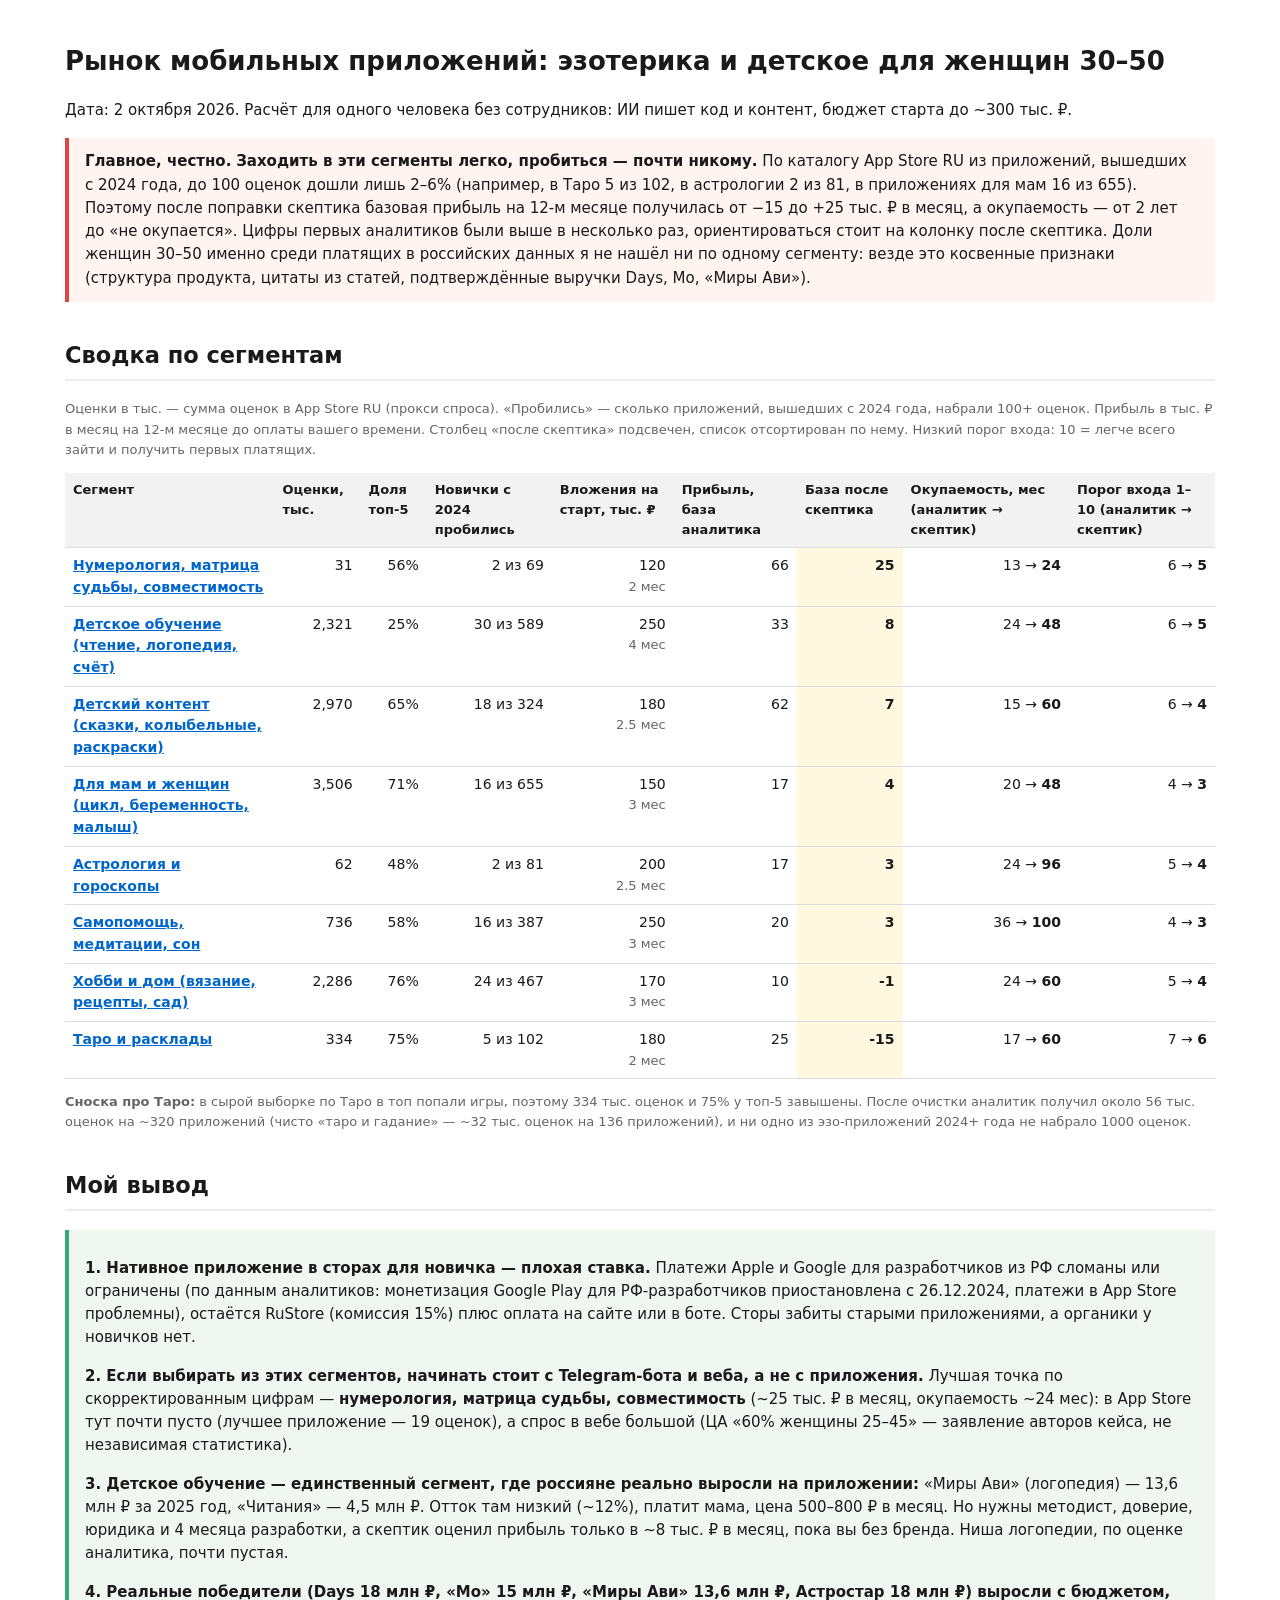
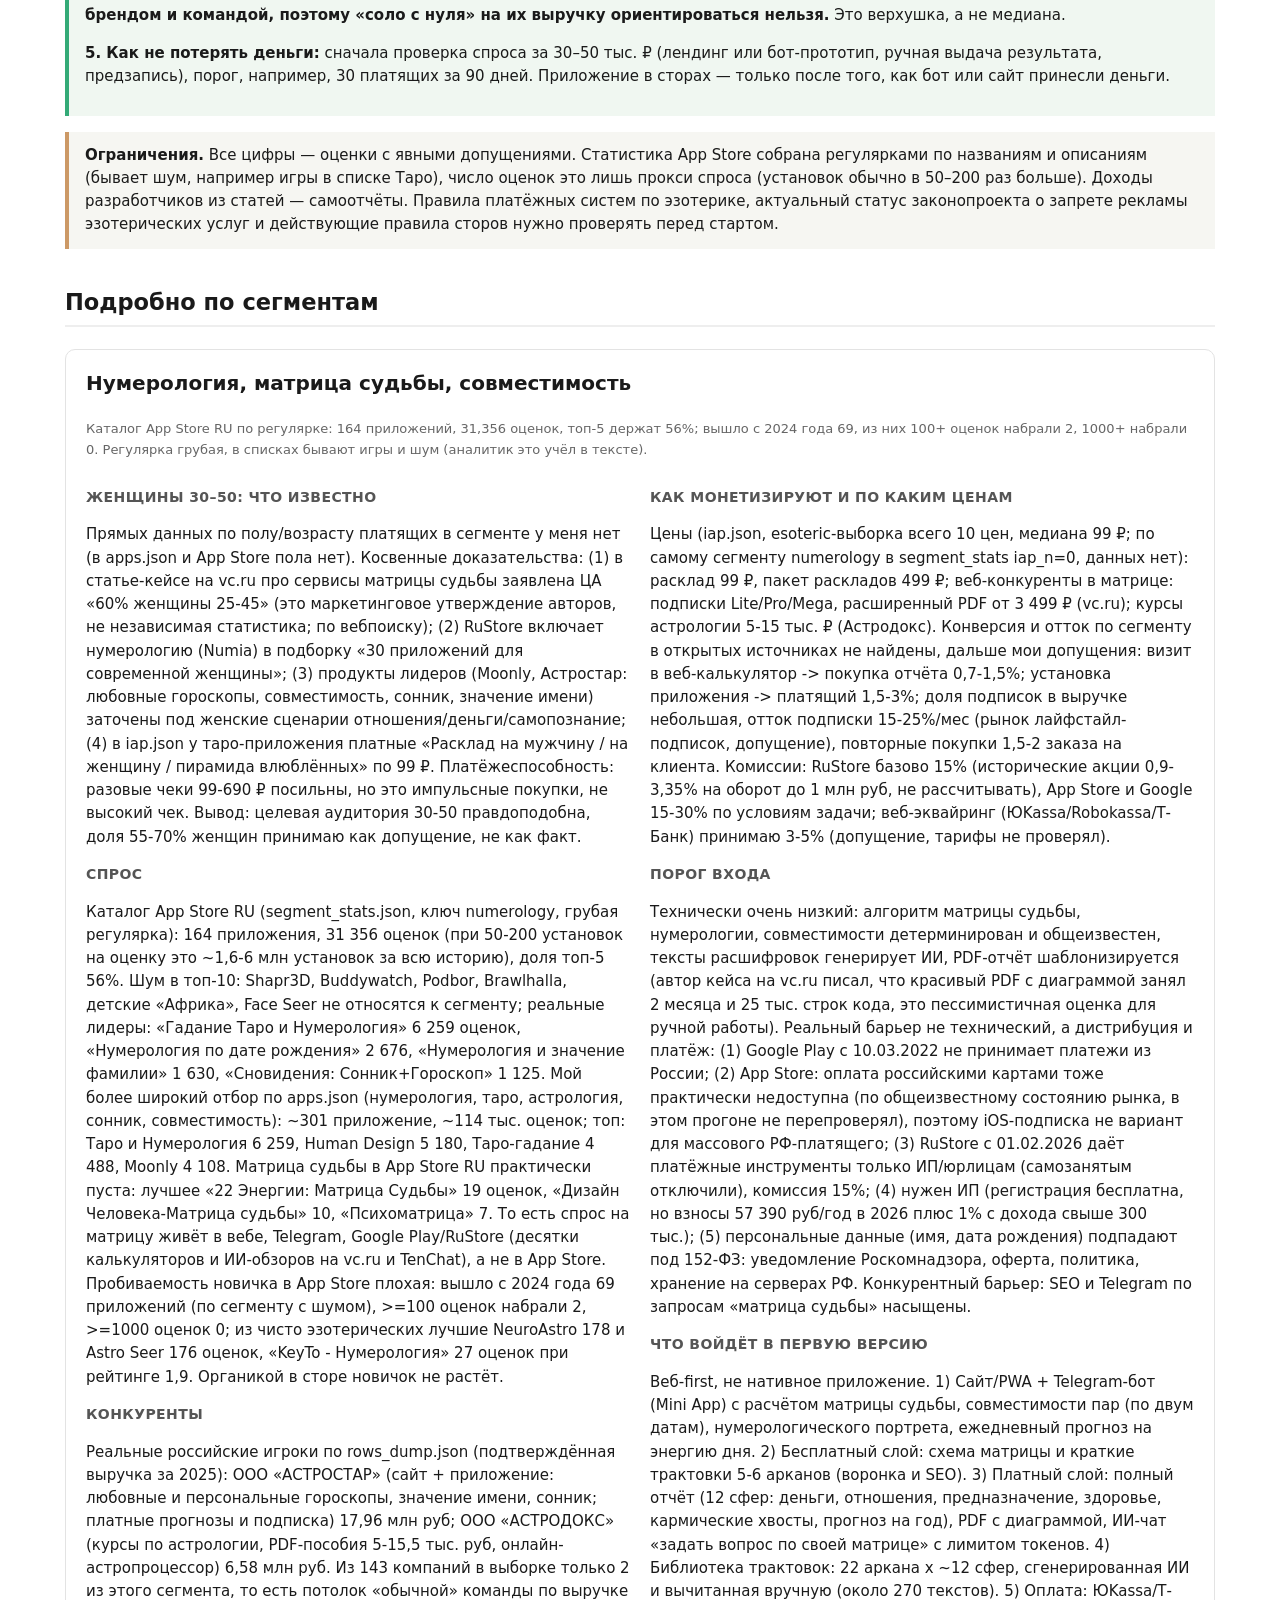
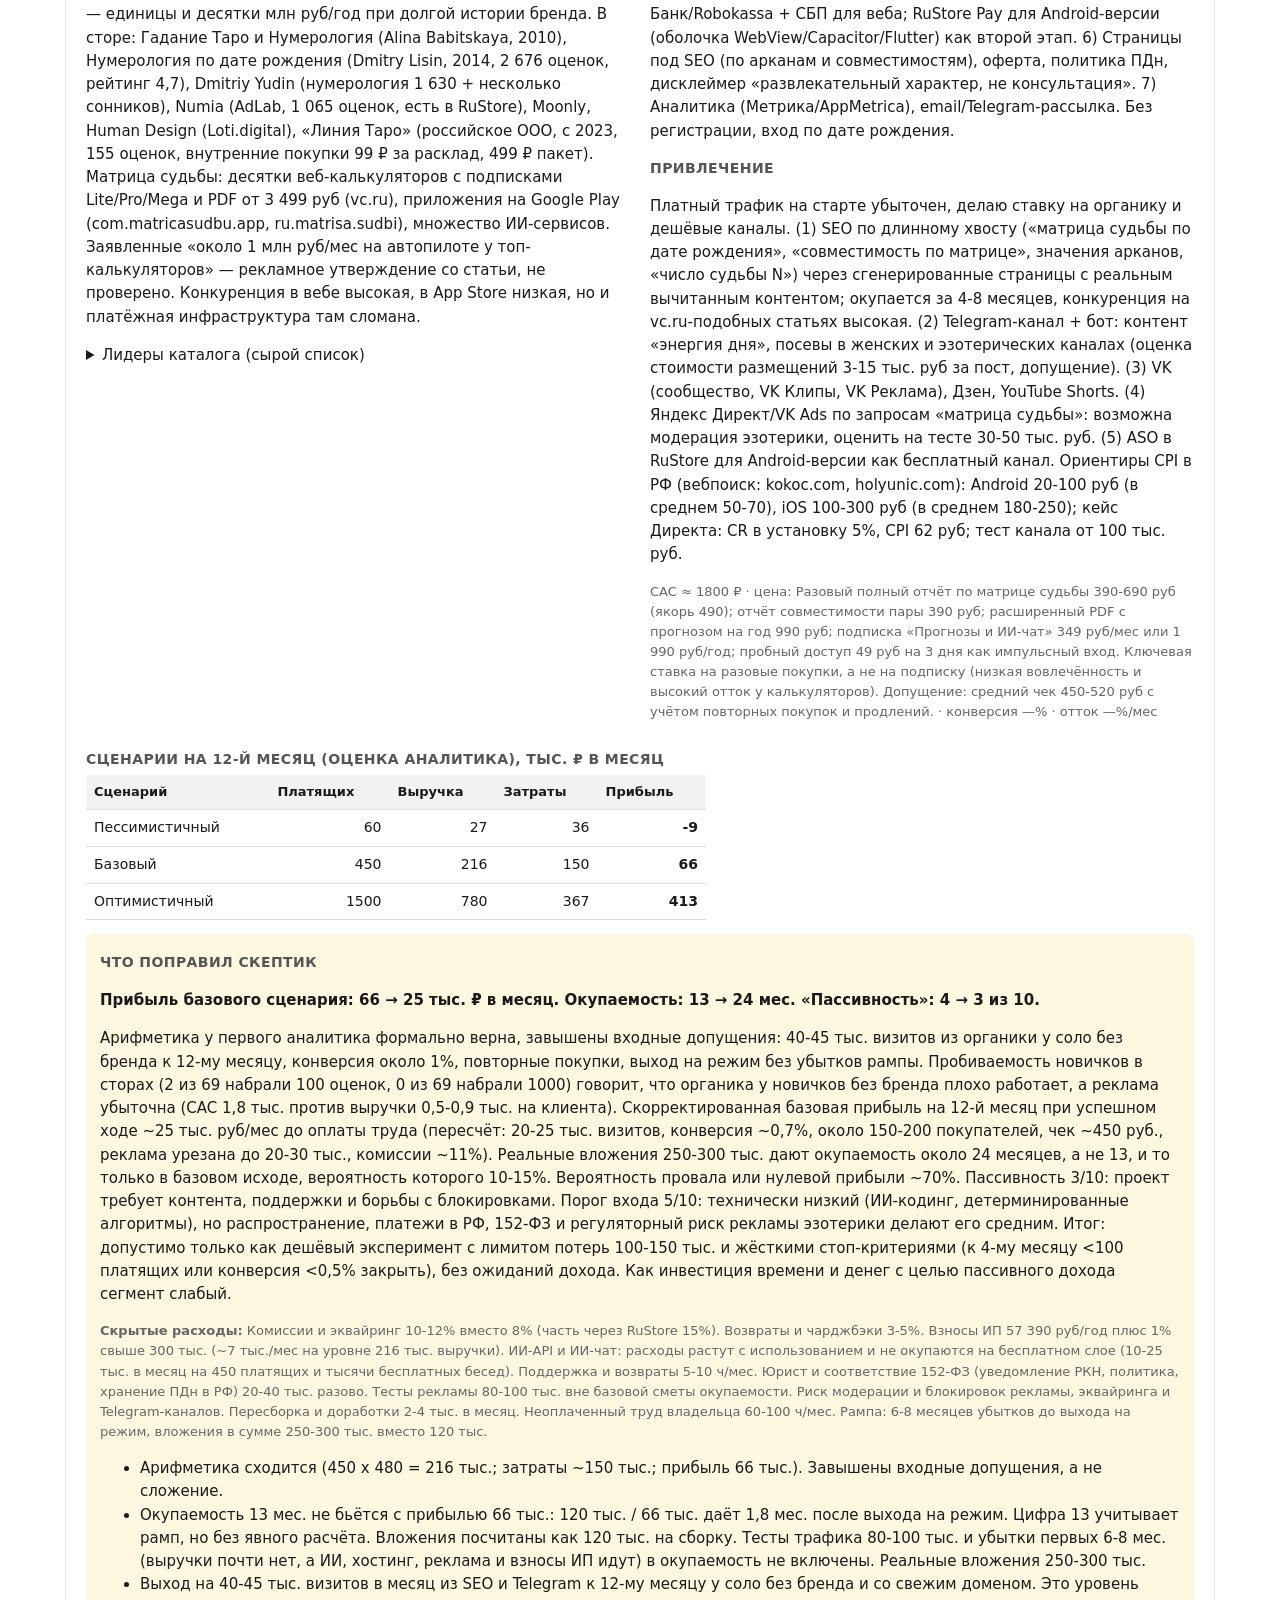
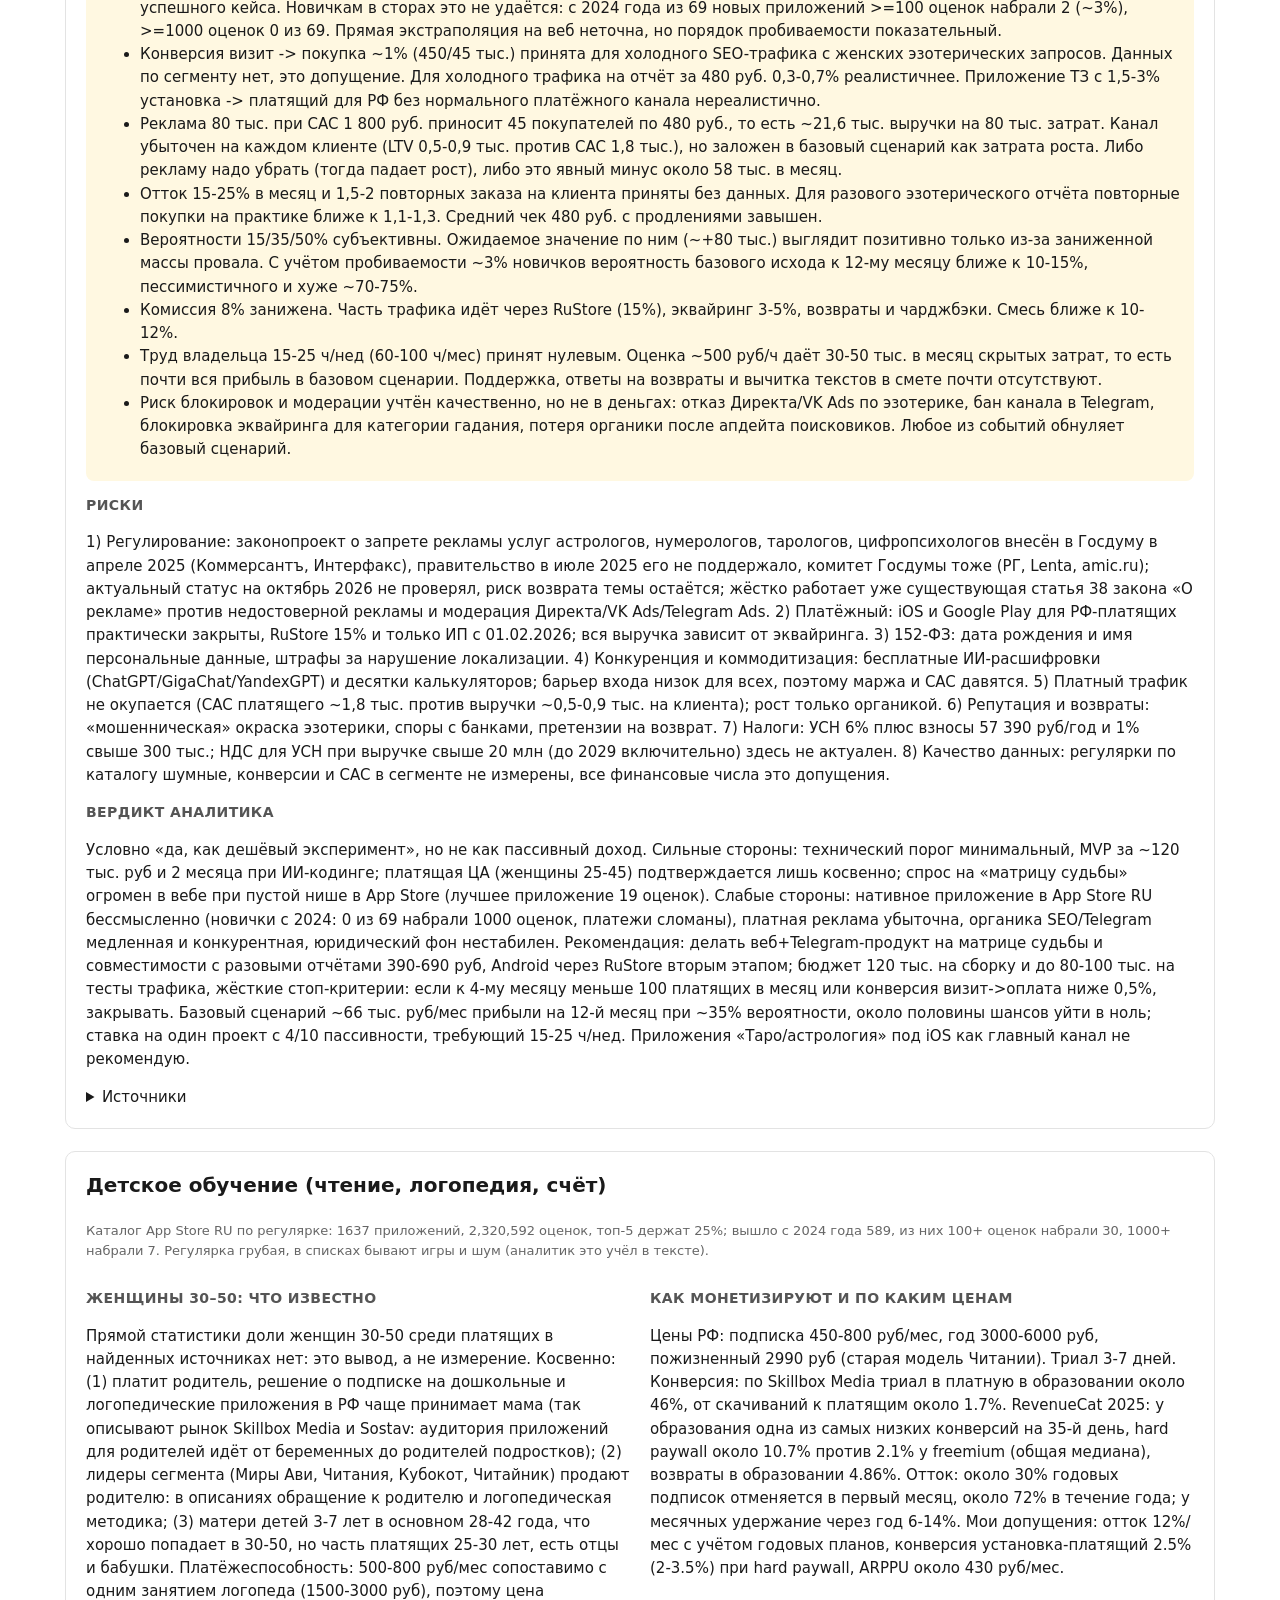
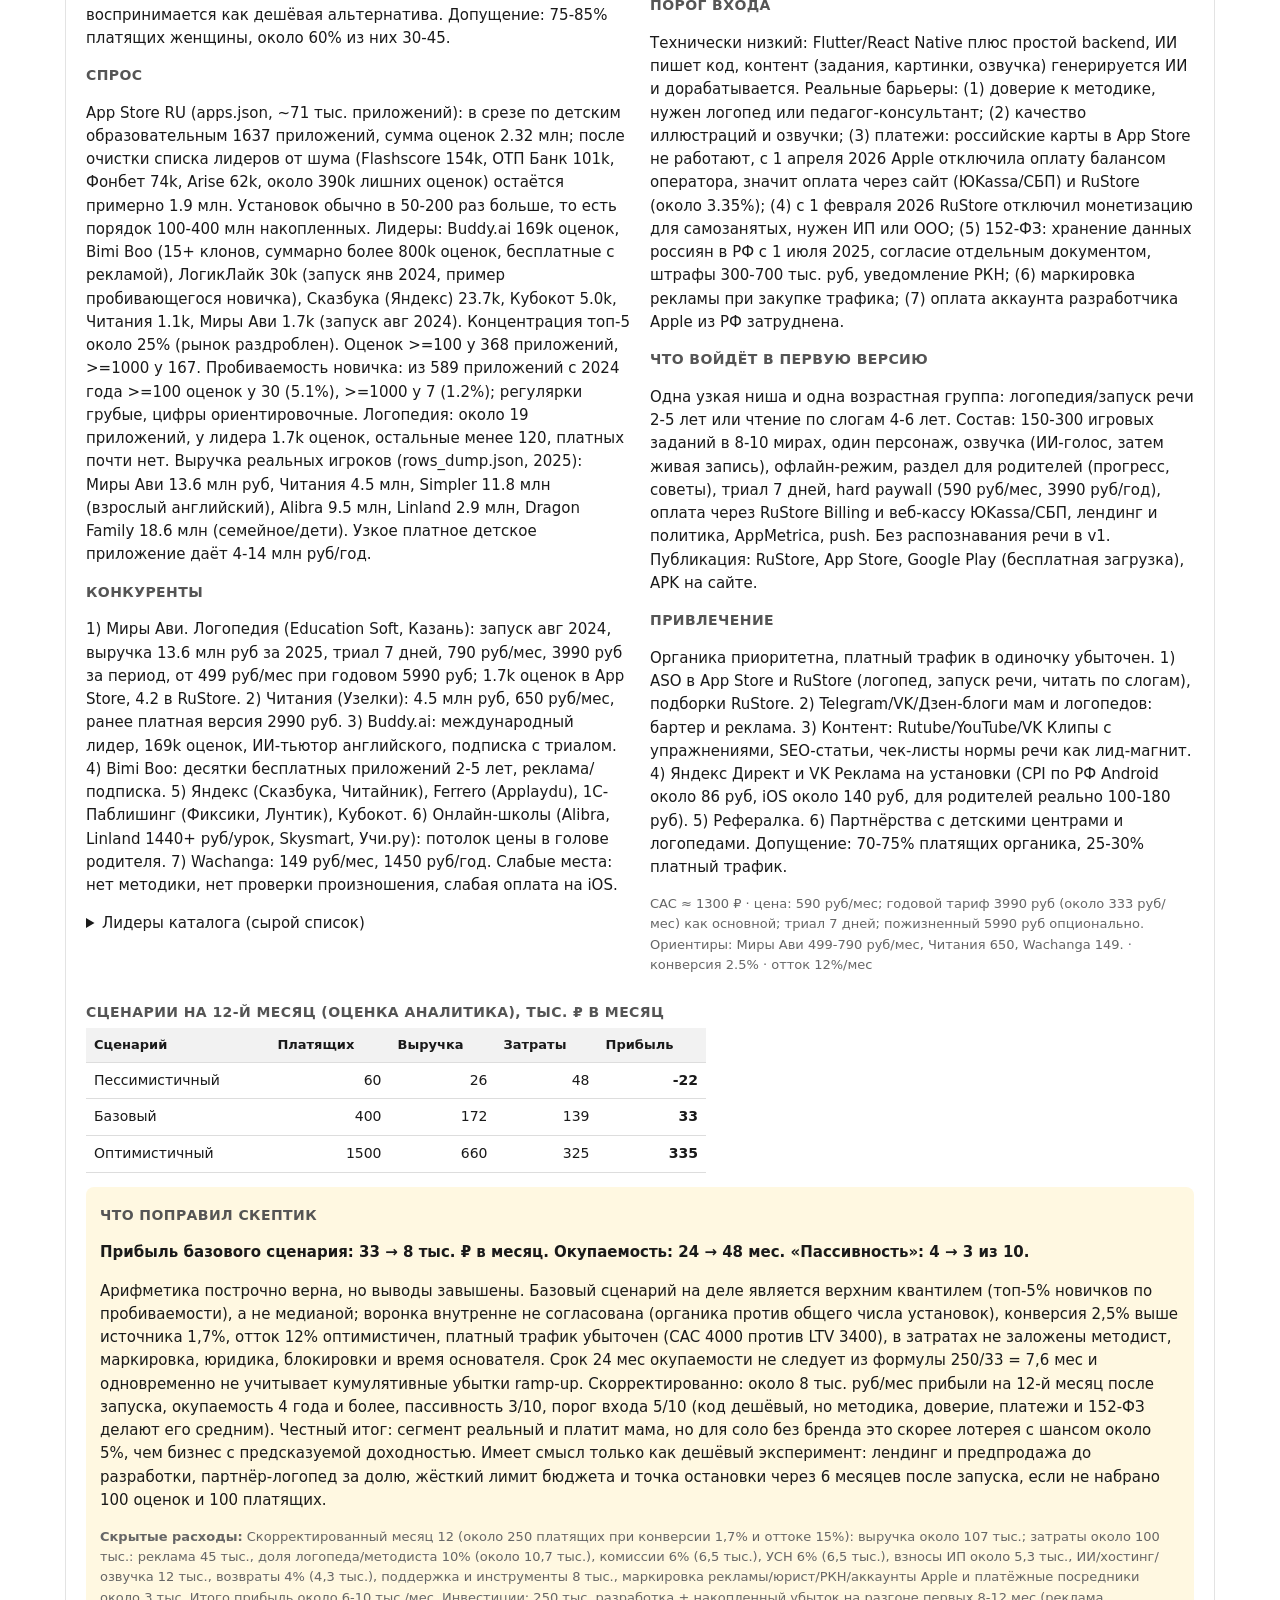
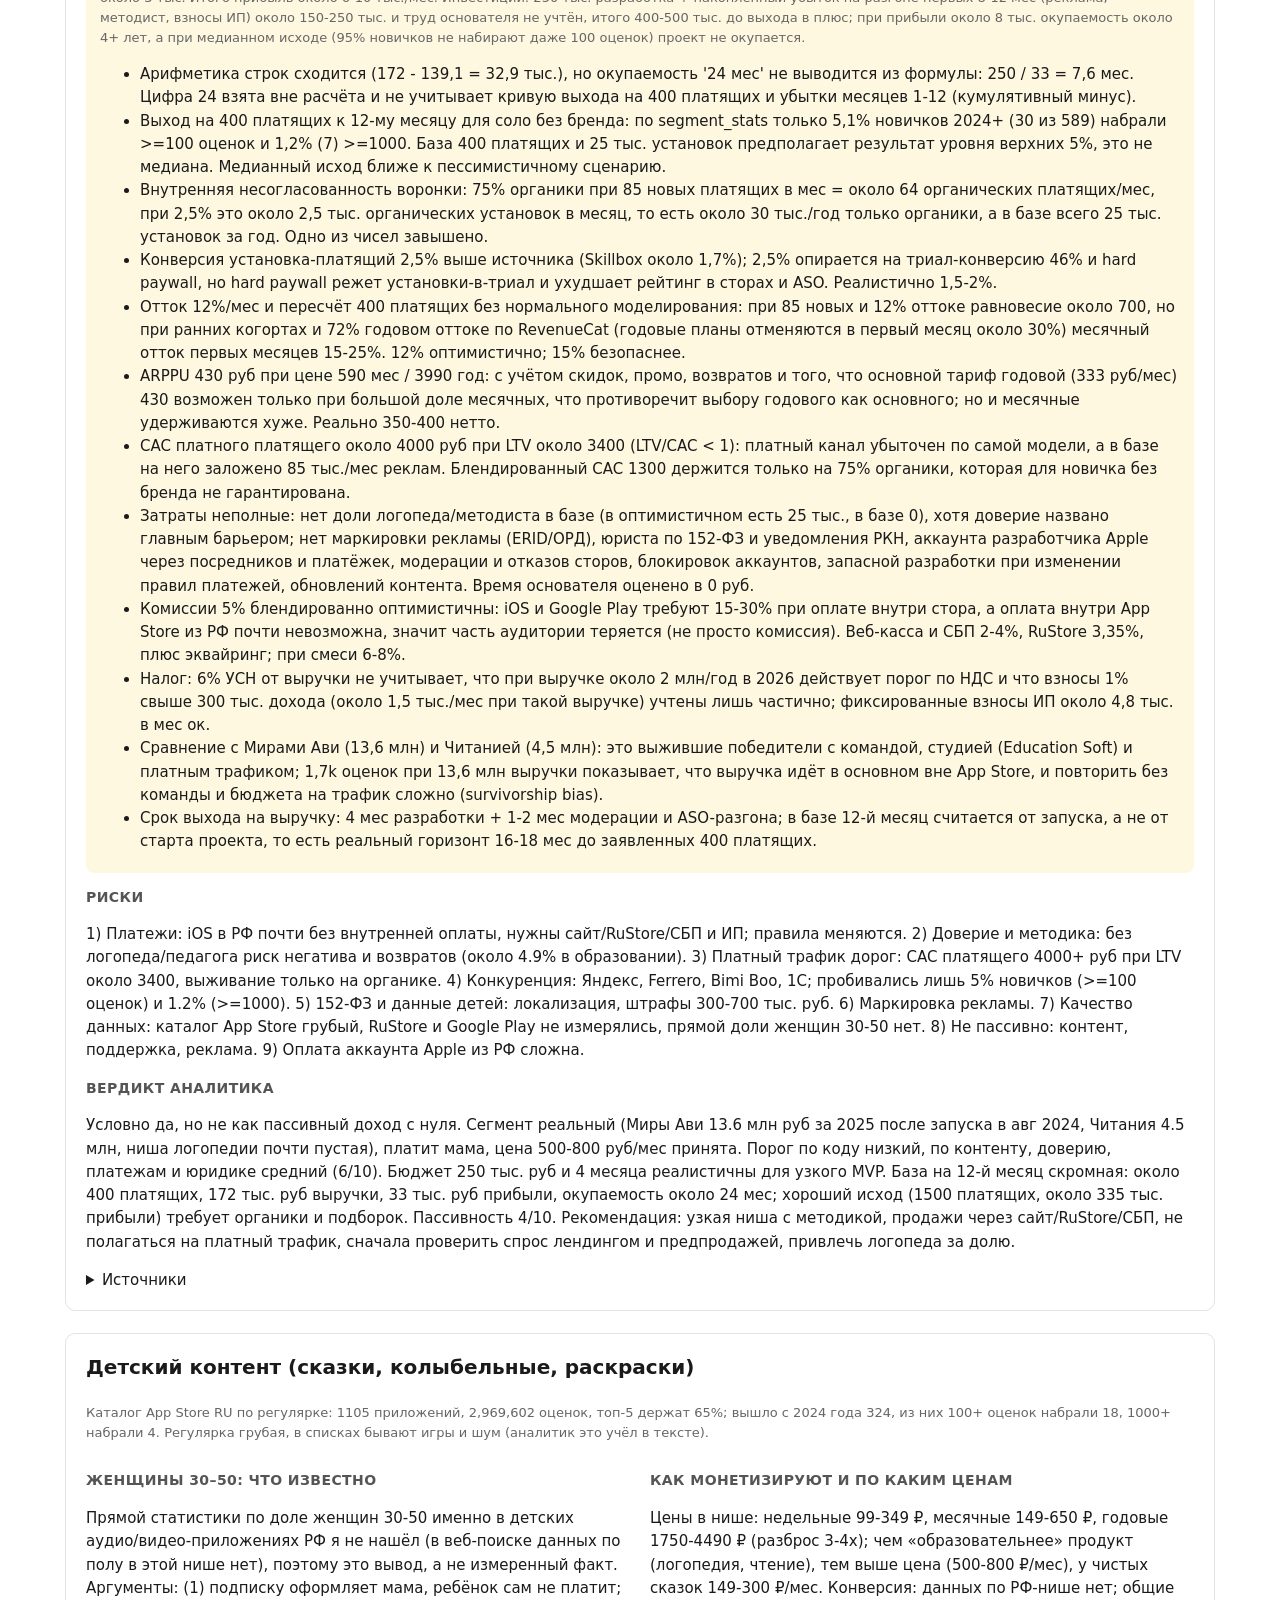
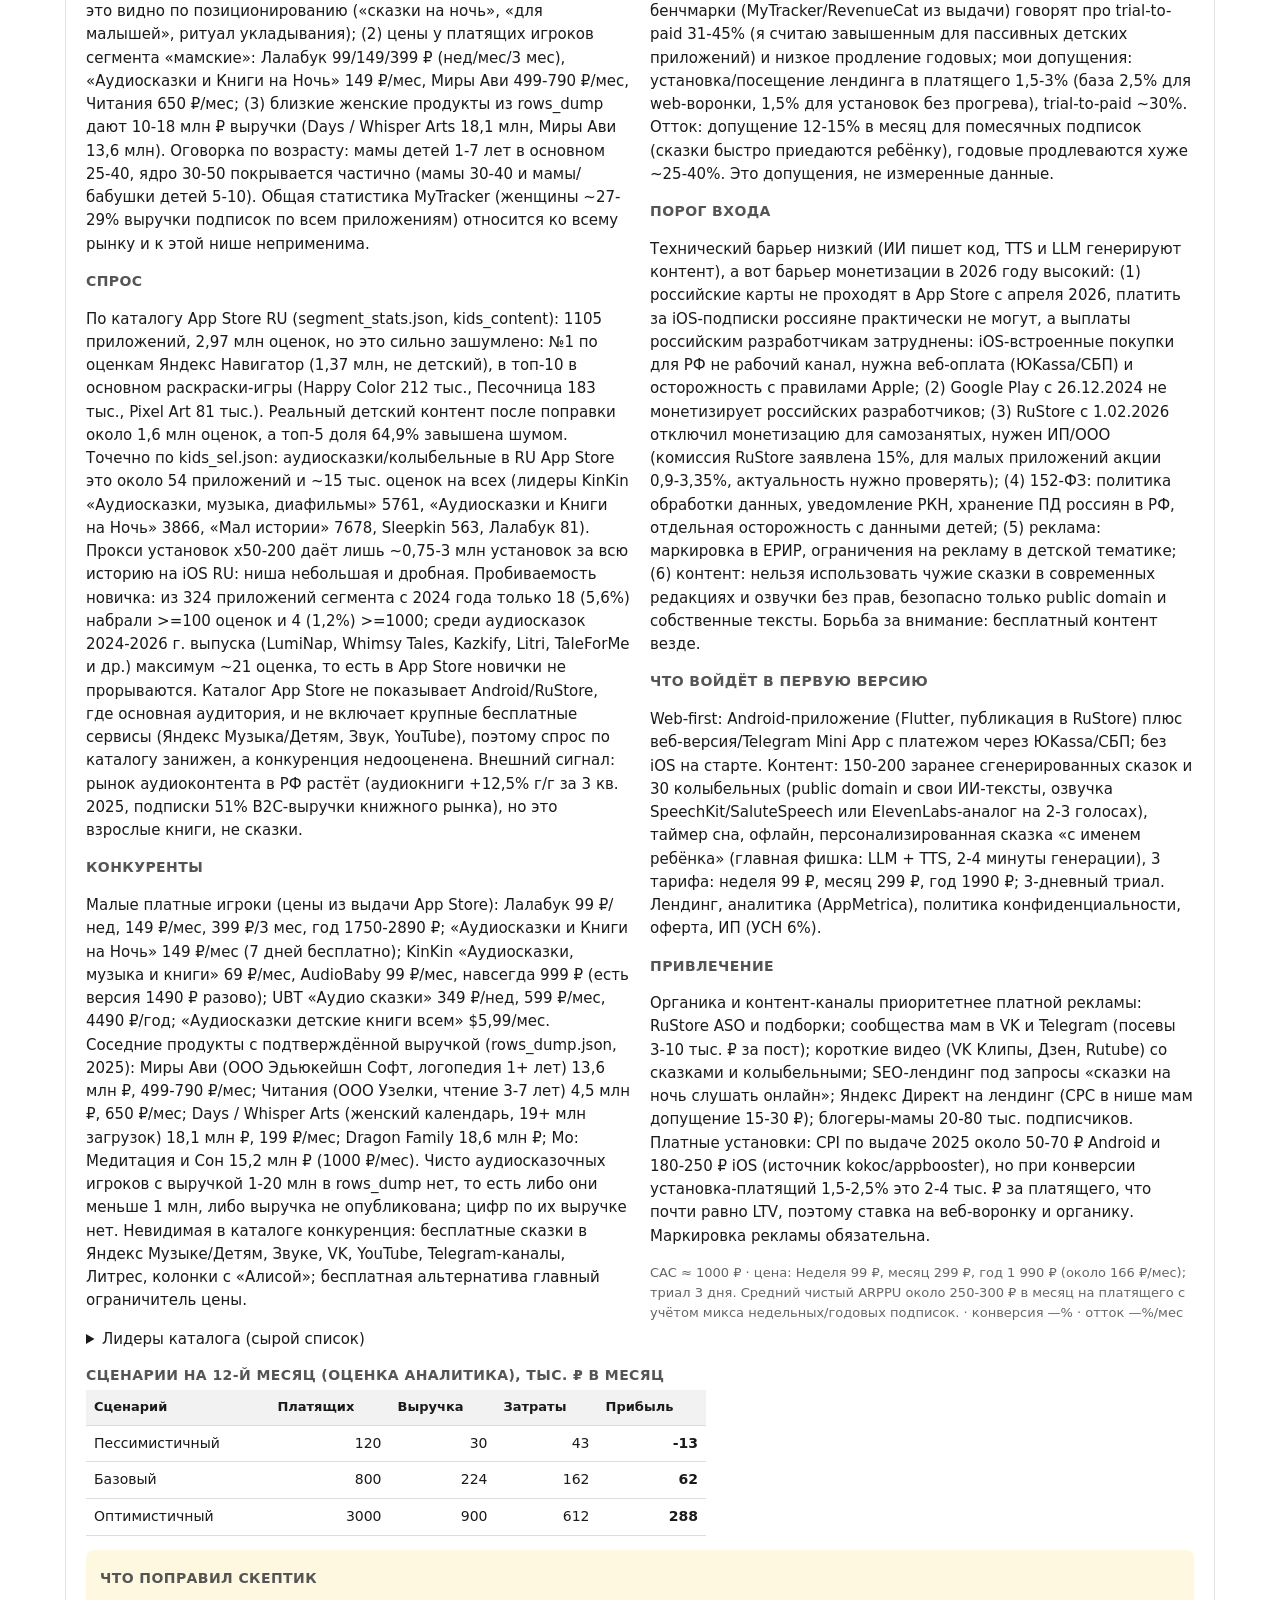
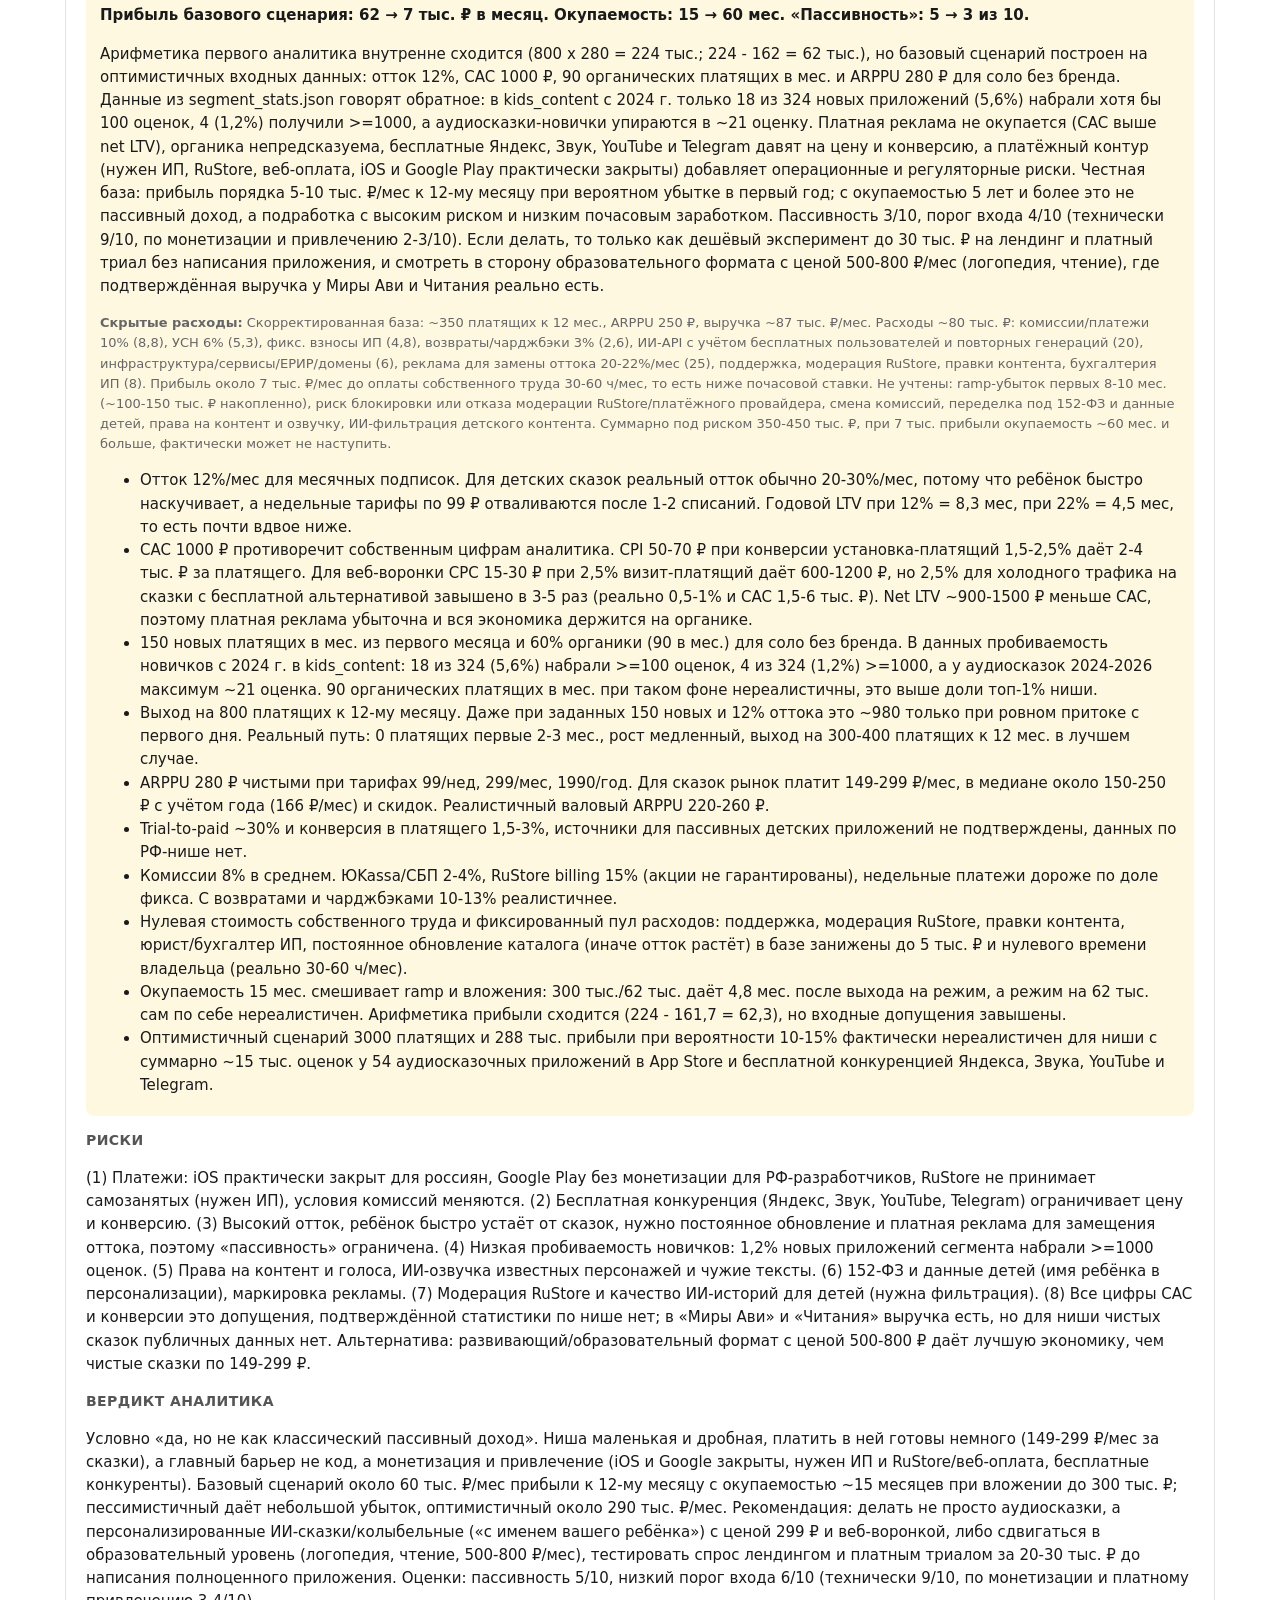
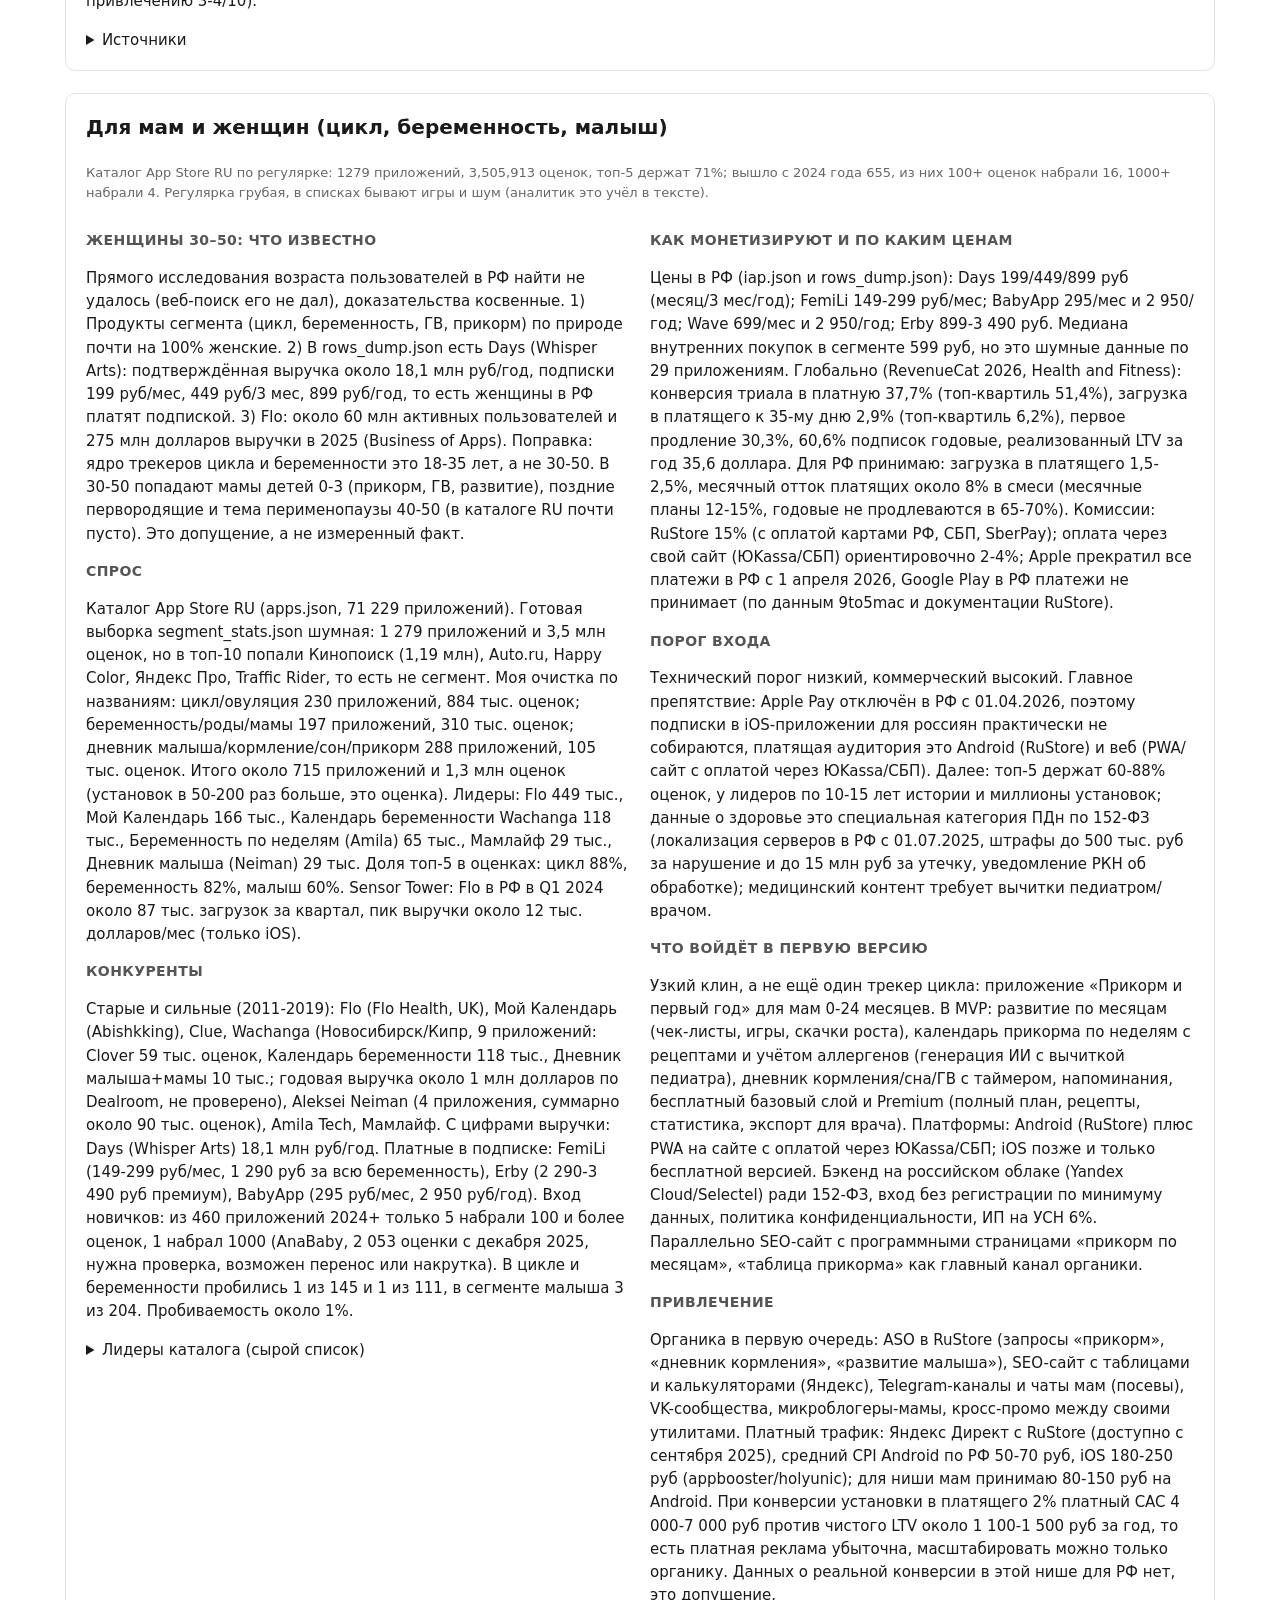
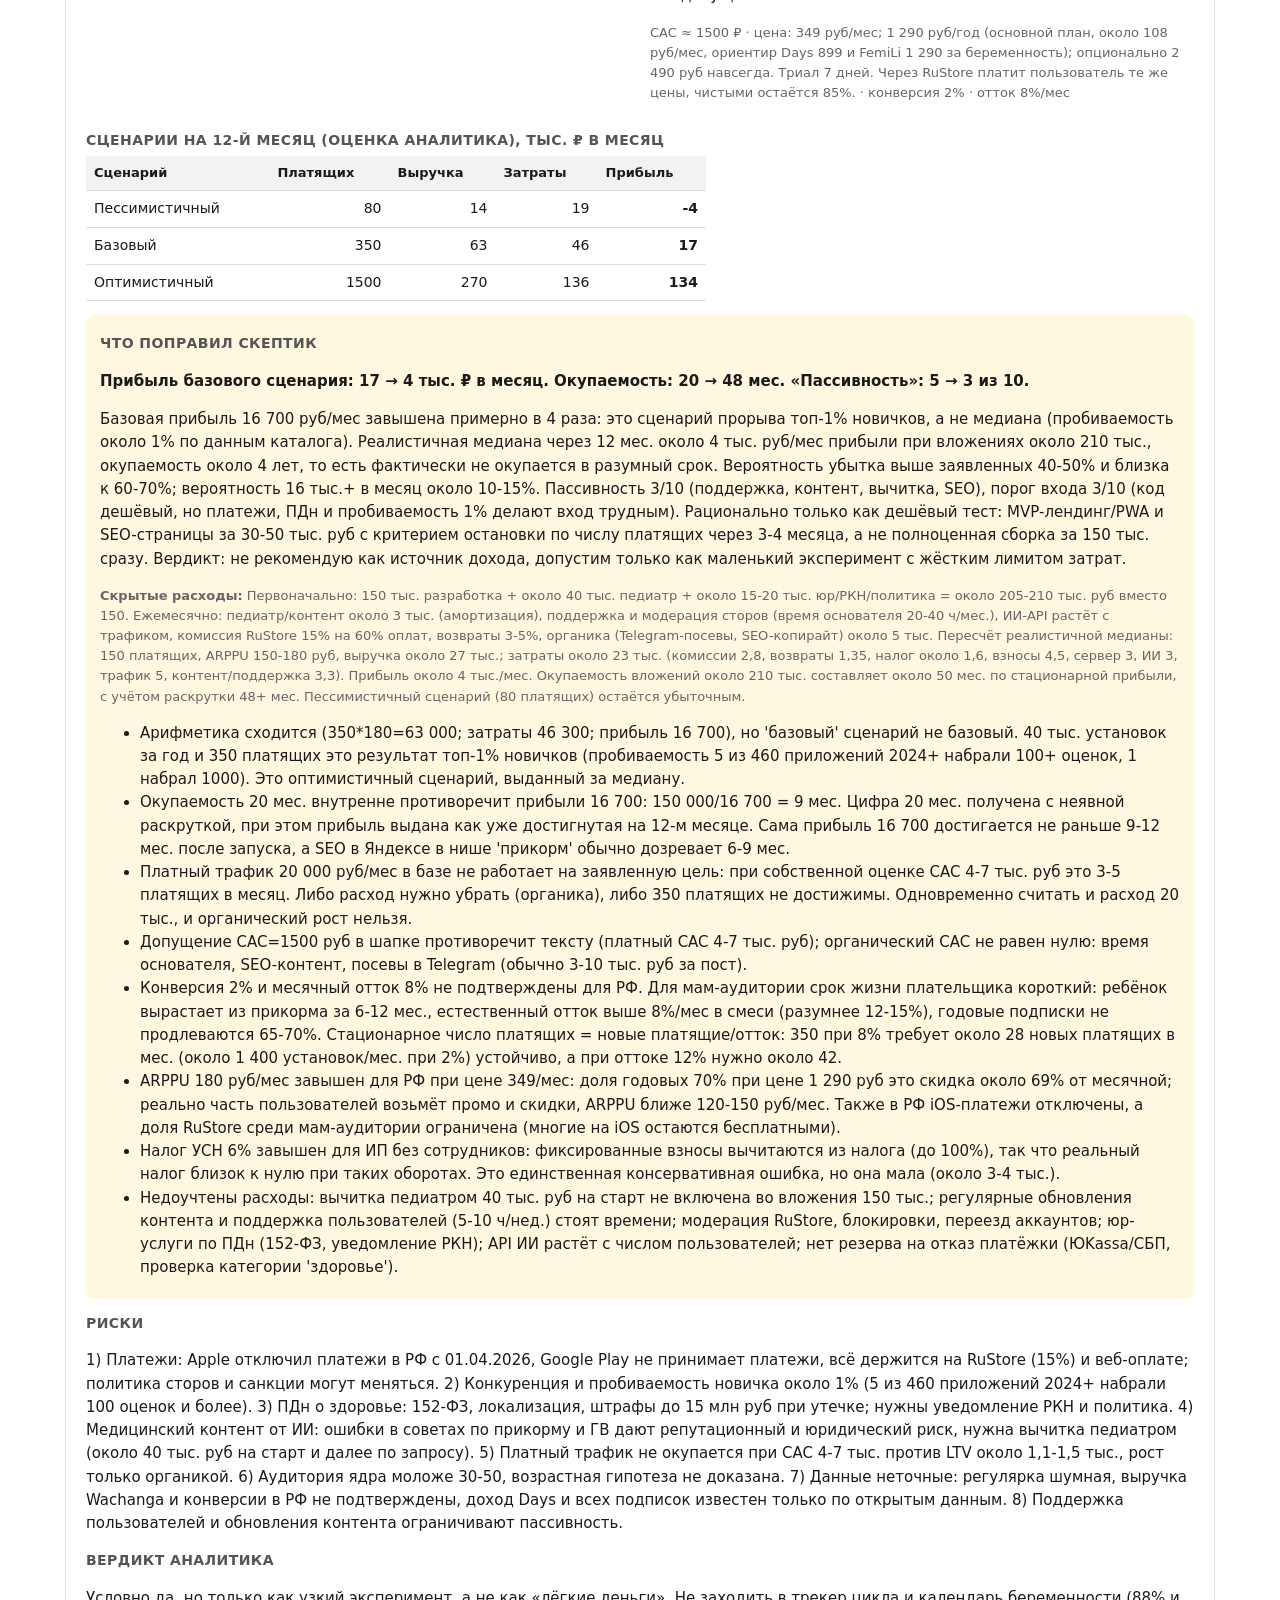
<file: apps_market_report.html>
<!doctype html><html lang=ru><meta charset=utf-8><meta name=viewport content="width=device-width,initial-scale=1"><title>Рынок мобильных приложений: эзотерика и детское</title>
<style>body{font:15px/1.55 system-ui,sans-serif;margin:auto;padding:24px;max-width:1150px;color:#1a1a1a;background:#fff}h1{font-size:26px}h2{margin-top:36px;border-bottom:2px solid #eee;padding-bottom:6px}h3{margin-top:0;font-size:20px}h4{margin:14px 0 4px;font-size:14px;color:#555;text-transform:uppercase;letter-spacing:.03em}
.note{background:#f6f6f2;border-left:4px solid #c96;padding:12px 16px;margin:16px 0}.warn{background:#fff4f0;border-left:4px solid #d44;padding:12px 16px;margin:16px 0}.ok{background:#f0f7f1;border-left:4px solid #3a7;padding:12px 16px;margin:16px 0}
table{border-collapse:collapse;width:100%}th,td{border-bottom:1px solid #ddd;padding:7px 8px;text-align:left;vertical-align:top;font-size:14px}th{background:#f2f2f2;font-size:13px}.r{text-align:right;white-space:nowrap}.s{color:#666;font-size:13px}.hl{background:#fff8e1;font-weight:600}
section{border:1px solid #e3e3e3;border-radius:10px;padding:18px 20px;margin:22px 0}.grid{display:grid;grid-template-columns:1fr 1fr;gap:20px}.crit{background:#fff8e1;border-radius:8px;padding:4px 14px;margin:14px 0}table.m{max-width:620px}a{color:#06c}
@media(max-width:800px){.grid{grid-template-columns:1fr}}@media print{body{padding:0}section{break-inside:avoid}}</style>
<h1>Рынок мобильных приложений: эзотерика и детское для женщин 30–50</h1>
<p>Дата: 2 октября 2026. Расчёт для одного человека без сотрудников: ИИ пишет код и контент, бюджет старта до ~300 тыс. ₽.</p>
<div class=warn><b>Главное, честно.</b> <b>Заходить в эти сегменты легко, пробиться — почти никому.</b> По каталогу App Store RU из приложений, вышедших с 2024 года, до 100 оценок дошли лишь 2–6% (например, в Таро 5 из 102, в астрологии 2 из 81, в приложениях для мам 16 из 655). Поэтому после поправки скептика базовая прибыль на 12-м месяце получилась от −15 до +25 тыс. ₽ в месяц, а окупаемость — от 2 лет до «не окупается». Цифры первых аналитиков были выше в несколько раз, ориентироваться стоит на колонку после скептика. Доли женщин 30–50 именно среди платящих в российских данных я не нашёл ни по одному сегменту: везде это косвенные признаки (структура продукта, цитаты из статей, подтверждённые выручки Days, Мо, «Миры Ави»).</div>
<h2>Сводка по сегментам</h2>
<p class=s>Оценки в тыс. — сумма оценок в App Store RU (прокси спроса). «Пробились» — сколько приложений, вышедших с 2024 года, набрали 100+ оценок. Прибыль в тыс. ₽ в месяц на 12-м месяце до оплаты вашего времени. Столбец «после скептика» подсвечен, список отсортирован по нему. Низкий порог входа: 10 = легче всего зайти и получить первых платящих.</p>
<table><tr><th>Сегмент<th>Оценки, тыс.<th>Доля топ-5<th>Новички с 2024 пробились<th>Вложения на старт, тыс. ₽<th>Прибыль, база аналитика<th>База после скептика<th>Окупаемость, мес (аналитик → скептик)<th>Порог входа 1–10 (аналитик → скептик)</tr><tr><td><a href='#numerology'><b>Нумерология, матрица судьбы, совместимость</b></a></td><td class=r>31</td><td class=r>56%</td><td class=r>2 из 69</td><td class=r>120<div class=s>2 мес</div></td><td class=r>66</td><td class='r hl'>25</td><td class=r>13 → <b>24</b></td><td class=r>6 → <b>5</b></td></tr><tr><td><a href='#kids_learn'><b>Детское обучение (чтение, логопедия, счёт)</b></a></td><td class=r>2,321</td><td class=r>25%</td><td class=r>30 из 589</td><td class=r>250<div class=s>4 мес</div></td><td class=r>33</td><td class='r hl'>8</td><td class=r>24 → <b>48</b></td><td class=r>6 → <b>5</b></td></tr><tr><td><a href='#kids_content'><b>Детский контент (сказки, колыбельные, раскраски)</b></a></td><td class=r>2,970</td><td class=r>65%</td><td class=r>18 из 324</td><td class=r>180<div class=s>2.5 мес</div></td><td class=r>62</td><td class='r hl'>7</td><td class=r>15 → <b>60</b></td><td class=r>6 → <b>4</b></td></tr><tr><td><a href='#moms_health'><b>Для мам и женщин (цикл, беременность, малыш)</b></a></td><td class=r>3,506</td><td class=r>71%</td><td class=r>16 из 655</td><td class=r>150<div class=s>3 мес</div></td><td class=r>17</td><td class='r hl'>4</td><td class=r>20 → <b>48</b></td><td class=r>4 → <b>3</b></td></tr><tr><td><a href='#astro'><b>Астрология и гороскопы</b></a></td><td class=r>62</td><td class=r>48%</td><td class=r>2 из 81</td><td class=r>200<div class=s>2.5 мес</div></td><td class=r>17</td><td class='r hl'>3</td><td class=r>24 → <b>96</b></td><td class=r>5 → <b>4</b></td></tr><tr><td><a href='#self_help'><b>Самопомощь, медитации, сон</b></a></td><td class=r>736</td><td class=r>58%</td><td class=r>16 из 387</td><td class=r>250<div class=s>3 мес</div></td><td class=r>20</td><td class='r hl'>3</td><td class=r>36 → <b>100</b></td><td class=r>4 → <b>3</b></td></tr><tr><td><a href='#hobby_home'><b>Хобби и дом (вязание, рецепты, сад)</b></a></td><td class=r>2,286</td><td class=r>76%</td><td class=r>24 из 467</td><td class=r>170<div class=s>3 мес</div></td><td class=r>10</td><td class='r hl'>-1</td><td class=r>24 → <b>60</b></td><td class=r>5 → <b>4</b></td></tr><tr><td><a href='#taro'><b>Таро и расклады</b></a></td><td class=r>334</td><td class=r>75%</td><td class=r>5 из 102</td><td class=r>180<div class=s>2 мес</div></td><td class=r>25</td><td class='r hl'>-15</td><td class=r>17 → <b>60</b></td><td class=r>7 → <b>6</b></td></tr></table>
<p class=s><b>Сноска про Таро:</b> в сырой выборке по Таро в топ попали игры, поэтому 334 тыс. оценок и 75% у топ-5 завышены. После очистки аналитик получил около 56 тыс. оценок на ~320 приложений (чисто «таро и гадание» — ~32 тыс. оценок на 136 приложений), и ни одно из эзо-приложений 2024+ года не набрало 1000 оценок.</p>
<h2>Мой вывод</h2>
<div class=ok>
<p><b>1. Нативное приложение в сторах для новичка — плохая ставка.</b> Платежи Apple и Google для разработчиков из РФ сломаны или ограничены (по данным аналитиков: монетизация Google Play для РФ-разработчиков приостановлена с 26.12.2024, платежи в App Store проблемны), остаётся RuStore (комиссия 15%) плюс оплата на сайте или в боте. Сторы забиты старыми приложениями, а органики у новичков нет.</p>
<p><b>2. Если выбирать из этих сегментов, начинать стоит с Telegram-бота и веба, а не с приложения.</b> Лучшая точка по скорректированным цифрам — <b>нумерология, матрица судьбы, совместимость</b> (~25 тыс. ₽ в месяц, окупаемость ~24 мес): в App Store тут почти пусто (лучшее приложение — 19 оценок), а спрос в вебе большой (ЦА «60% женщины 25–45» — заявление авторов кейса, не независимая статистика).</p>
<p><b>3. Детское обучение — единственный сегмент, где россияне реально выросли на приложении:</b> «Миры Ави» (логопедия) — 13,6 млн ₽ за 2025 год, «Читания» — 4,5 млн ₽. Отток там низкий (~12%), платит мама, цена 500–800 ₽ в месяц. Но нужны методист, доверие, юридика и 4 месяца разработки, а скептик оценил прибыль только в ~8 тыс. ₽ в месяц, пока вы без бренда. Ниша логопедии, по оценке аналитика, почти пустая.</p>
<p><b>4. Реальные победители (Days 18 млн ₽, «Мо» 15 млн ₽, «Миры Ави» 13,6 млн ₽, Астростар 18 млн ₽) выросли с бюджетом, брендом и командой, поэтому «соло с нуля» на их выручку ориентироваться нельзя.</b> Это верхушка, а не медиана.</p>
<p><b>5. Как не потерять деньги:</b> сначала проверка спроса за 30–50 тыс. ₽ (лендинг или бот-прототип, ручная выдача результата, предзапись), порог, например, 30 платящих за 90 дней. Приложение в сторах — только после того, как бот или сайт принесли деньги.</p></div>
<div class=note><b>Ограничения.</b> Все цифры — оценки с явными допущениями. Статистика App Store собрана регулярками по названиям и описаниям (бывает шум, например игры в списке Таро), число оценок это лишь прокси спроса (установок обычно в 50–200 раз больше). Доходы разработчиков из статей — самоотчёты. Правила платёжных систем по эзотерике, актуальный статус законопроекта о запрете рекламы эзотерических услуг и действующие правила сторов нужно проверять перед стартом.</div>
<h2>Подробно по сегментам</h2><section id=numerology><h3>Нумерология, матрица судьбы, совместимость</h3>
<p class=s>Каталог App Store RU по регулярке: 164 приложений, 31,356 оценок, топ-5 держат 56%; вышло с 2024 года 69, из них 100+ оценок набрали 2, 1000+ набрали 0. Регулярка грубая, в списках бывают игры и шум (аналитик это учёл в тексте).</p>
<div class=grid><div><h4>Женщины 30–50: что известно</h4><p>Прямых данных по полу/возрасту платящих в сегменте у меня нет (в apps.json и App Store пола нет). Косвенные доказательства: (1) в статье-кейсе на vc.ru про сервисы матрицы судьбы заявлена ЦА «60% женщины 25-45» (это маркетинговое утверждение авторов, не независимая статистика; по вебпоиску); (2) RuStore включает нумерологию (Numia) в подборку «30 приложений для современной женщины»; (3) продукты лидеров (Moonly, Астростар: любовные гороскопы, совместимость, сонник, значение имени) заточены под женские сценарии отношения/деньги/самопознание; (4) в iap.json у таро-приложения платные «Расклад на мужчину / на женщину / пирамида влюблённых» по 99 ₽. Платёжеспособность: разовые чеки 99-690 ₽ посильны, но это импульсные покупки, не высокий чек. Вывод: целевая аудитория 30-50 правдоподобна, доля 55-70% женщин принимаю как допущение, не как факт.</p><h4>Спрос</h4><p>Каталог App Store RU (segment_stats.json, ключ numerology, грубая регулярка): 164 приложения, 31 356 оценок (при 50-200 установок на оценку это ~1,6-6 млн установок за всю историю), доля топ-5 56%. Шум в топ-10: Shapr3D, Buddywatch, Podbor, Brawlhalla, детские «Африка», Face Seer не относятся к сегменту; реальные лидеры: «Гадание Таро и Нумерология» 6 259 оценок, «Нумерология по дате рождения» 2 676, «Нумерология и значение фамилии» 1 630, «Сновидения: Сонник+Гороскоп» 1 125. Мой более широкий отбор по apps.json (нумерология, таро, астрология, сонник, совместимость): ~301 приложение, ~114 тыс. оценок; топ: Таро и Нумерология 6 259, Human Design 5 180, Таро-гадание 4 488, Moonly 4 108. Матрица судьбы в App Store RU практически пуста: лучшее «22 Энергии: Матрица Судьбы» 19 оценок, «Дизайн Человека-Матрица судьбы» 10, «Психоматрица» 7. То есть спрос на матрицу живёт в вебе, Telegram, Google Play/RuStore (десятки калькуляторов и ИИ-обзоров на vc.ru и TenChat), а не в App Store. Пробиваемость новичка в App Store плохая: вышло с 2024 года 69 приложений (по сегменту с шумом), &gt;=100 оценок набрали 2, &gt;=1000 оценок 0; из чисто эзотерических лучшие NeuroAstro 178 и Astro Seer 176 оценок, «KeyTo - Нумерология» 27 оценок при рейтинге 1,9. Органикой в сторе новичок не растёт.</p><h4>Конкуренты</h4><p>Реальные российские игроки по rows_dump.json (подтверждённая выручка за 2025): ООО «АСТРОСТАР» (сайт + приложение: любовные и персональные гороскопы, значение имени, сонник; платные прогнозы и подписка) 17,96 млн руб; ООО «АСТРОДОКС» (курсы по астрологии, PDF-пособия 5-15,5 тыс. руб, онлайн-астропроцессор) 6,58 млн руб. Из 143 компаний в выборке только 2 из этого сегмента, то есть потолок «обычной» команды по выручке — единицы и десятки млн руб/год при долгой истории бренда. В сторе: Гадание Таро и Нумерология (Alina Babitskaya, 2010), Нумерология по дате рождения (Dmitry Lisin, 2014, 2 676 оценок, рейтинг 4,7), Dmitriy Yudin (нумерология 1 630 + несколько сонников), Numia (AdLab, 1 065 оценок, есть в RuStore), Moonly, Human Design (Loti.digital), «Линия Таро» (российское ООО, с 2023, 155 оценок, внутренние покупки 99 ₽ за расклад, 499 ₽ пакет). Матрица судьбы: десятки веб-калькуляторов с подписками Lite/Pro/Mega и PDF от 3 499 руб (vc.ru), приложения на Google Play (com.matricasudbu.app, ru.matrisa.sudbi), множество ИИ-сервисов. Заявленные «около 1 млн руб/мес на автопилоте у топ-калькуляторов» — рекламное утверждение со статьи, не проверено. Конкуренция в вебе высокая, в App Store низкая, но и платёжная инфраструктура там сломана.</p><details><summary>Лидеры каталога (сырой список)</summary><ul class=s><li>Гадание Таро и Нумерология — Alina Babitskaya, 6259 оценок, 2010</li><li>Shapr3D САПР для моделирования — Shapr 3D Zartkoruen Mukod, 4082 оценок, 2016</li><li>Buddywatch - Watch Faces — BUDDY SRLS, 2841 оценок, 2020</li><li>Нумерология по дате рождения — Dmitry Lisin, 2676 оценок, 2014</li><li>Podbor - Сайт Знакомств — RBK KAZAKHSTAN, TOO, 1787 оценок, 2016</li><li>Нумерология и значение фамилии. Твоя дат — Dmitriy Yudin, 1630 оценок, 2013</li></ul></details></div>
<div><h4>Как монетизируют и по каким ценам</h4><p>Цены (iap.json, esoteric-выборка всего 10 цен, медиана 99 ₽; по самому сегменту numerology в segment_stats iap_n=0, данных нет): расклад 99 ₽, пакет раскладов 499 ₽; веб-конкуренты в матрице: подписки Lite/Pro/Mega, расширенный PDF от 3 499 ₽ (vc.ru); курсы астрологии 5-15 тыс. ₽ (Астродокс). Конверсия и отток по сегменту в открытых источниках не найдены, дальше мои допущения: визит в веб-калькулятор -&gt; покупка отчёта 0,7-1,5%; установка приложения -&gt; платящий 1,5-3%; доля подписок в выручке небольшая, отток подписки 15-25%/мес (рынок лайфстайл-подписок, допущение), повторные покупки 1,5-2 заказа на клиента. Комиссии: RuStore базово 15% (исторические акции 0,9-3,35% на оборот до 1 млн руб, не рассчитывать), App Store и Google 15-30% по условиям задачи; веб-эквайринг (ЮKassa/Robokassa/Т-Банк) принимаю 3-5% (допущение, тарифы не проверял).</p><h4>Порог входа</h4><p>Технически очень низкий: алгоритм матрицы судьбы, нумерологии, совместимости детерминирован и общеизвестен, тексты расшифровок генерирует ИИ, PDF-отчёт шаблонизируется (автор кейса на vc.ru писал, что красивый PDF с диаграммой занял 2 месяца и 25 тыс. строк кода, это пессимистичная оценка для ручной работы). Реальный барьер не технический, а дистрибуция и платёж: (1) Google Play с 10.03.2022 не принимает платежи из России; (2) App Store: оплата российскими картами тоже практически недоступна (по общеизвестному состоянию рынка, в этом прогоне не перепроверял), поэтому iOS-подписка не вариант для массового РФ-платящего; (3) RuStore с 01.02.2026 даёт платёжные инструменты только ИП/юрлицам (самозанятым отключили), комиссия 15%; (4) нужен ИП (регистрация бесплатна, но взносы 57 390 руб/год в 2026 плюс 1% с дохода свыше 300 тыс.); (5) персональные данные (имя, дата рождения) подпадают под 152-ФЗ: уведомление Роскомнадзора, оферта, политика, хранение на серверах РФ. Конкурентный барьер: SEO и Telegram по запросам «матрица судьбы» насыщены.</p><h4>Что войдёт в первую версию</h4><p>Веб-first, не нативное приложение. 1) Сайт/PWA + Telegram-бот (Mini App) с расчётом матрицы судьбы, совместимости пар (по двум датам), нумерологического портрета, ежедневный прогноз на энергию дня. 2) Бесплатный слой: схема матрицы и краткие трактовки 5-6 арканов (воронка и SEO). 3) Платный слой: полный отчёт (12 сфер: деньги, отношения, предназначение, здоровье, кармические хвосты, прогноз на год), PDF с диаграммой, ИИ-чат «задать вопрос по своей матрице» с лимитом токенов. 4) Библиотека трактовок: 22 аркана x ~12 сфер, сгенерированная ИИ и вычитанная вручную (около 270 текстов). 5) Оплата: ЮKassa/Т-Банк/Robokassa + СБП для веба; RuStore Pay для Android-версии (оболочка WebView/Capacitor/Flutter) как второй этап. 6) Страницы под SEO (по арканам и совместимостям), оферта, политика ПДн, дисклеймер «развлекательный характер, не консультация». 7) Аналитика (Метрика/AppMetrica), email/Telegram-рассылка. Без регистрации, вход по дате рождения.</p><h4>Привлечение</h4><p>Платный трафик на старте убыточен, делаю ставку на органику и дешёвые каналы. (1) SEO по длинному хвосту («матрица судьбы по дате рождения», «совместимость по матрице», значения арканов, «число судьбы N») через сгенерированные страницы с реальным вычитанным контентом; окупается за 4-8 месяцев, конкуренция на vc.ru-подобных статьях высокая. (2) Telegram-канал + бот: контент «энергия дня», посевы в женских и эзотерических каналах (оценка стоимости размещений 3-15 тыс. руб за пост, допущение). (3) VK (сообщество, VK Клипы, VK Реклама), Дзен, YouTube Shorts. (4) Яндекс Директ/VK Ads по запросам «матрица судьбы»: возможна модерация эзотерики, оценить на тесте 30-50 тыс. руб. (5) ASO в RuStore для Android-версии как бесплатный канал. Ориентиры CPI в РФ (вебпоиск: kokoc.com, holyunic.com): Android 20-100 руб (в среднем 50-70), iOS 100-300 руб (в среднем 180-250); кейс Директа: CR в установку 5%, CPI 62 руб; тест канала от 100 тыс. руб.</p><p class=s>CAC ≈ 1800 ₽ · цена: Разовый полный отчёт по матрице судьбы 390-690 руб (якорь 490); отчёт совместимости пары 390 руб; расширенный PDF с прогнозом на год 990 руб; подписка «Прогнозы и ИИ-чат» 349 руб/мес или 1 990 руб/год; пробный доступ 49 руб на 3 дня как импульсный вход. Ключевая ставка на разовые покупки, а не на подписку (низкая вовлечённость и высокий отток у калькуляторов). Допущение: средний чек 450-520 руб с учётом повторных покупок и продлений. · конверсия —% · отток —%/мес</p></div></div>
<h4>Сценарии на 12-й месяц (оценка аналитика), тыс. ₽ в месяц</h4>
<table class=m><tr><th>Сценарий<th>Платящих<th>Выручка<th>Затраты<th>Прибыль</tr><tr><td>Пессимистичный</td><td class=r>60</td><td class=r>27</td><td class=r>36</td><td class=r><b>-9</b></td></tr><tr><td>Базовый</td><td class=r>450</td><td class=r>216</td><td class=r>150</td><td class=r><b>66</b></td></tr><tr><td>Оптимистичный</td><td class=r>1500</td><td class=r>780</td><td class=r>367</td><td class=r><b>413</b></td></tr></table>
<div class=crit><h4>Что поправил скептик</h4><p><b>Прибыль базового сценария: 66 → 25 тыс. ₽ в месяц. Окупаемость: 13 → 24 мес. «Пассивность»: 4 → 3 из 10.</b></p><p>Арифметика у первого аналитика формально верна, завышены входные допущения: 40-45 тыс. визитов из органики у соло без бренда к 12-му месяцу, конверсия около 1%, повторные покупки, выход на режим без убытков рампы. Пробиваемость новичков в сторах (2 из 69 набрали 100 оценок, 0 из 69 набрали 1000) говорит, что органика у новичков без бренда плохо работает, а реклама убыточна (CAC 1,8 тыс. против выручки 0,5-0,9 тыс. на клиента). Скорректированная базовая прибыль на 12-й месяц при успешном ходе ~25 тыс. руб/мес до оплаты труда (пересчёт: 20-25 тыс. визитов, конверсия ~0,7%, около 150-200 покупателей, чек ~450 руб., реклама урезана до 20-30 тыс., комиссии ~11%). Реальные вложения 250-300 тыс. дают окупаемость около 24 месяцев, а не 13, и то только в базовом исходе, вероятность которого 10-15%. Вероятность провала или нулевой прибыли ~70%. Пассивность 3/10: проект требует контента, поддержки и борьбы с блокировками. Порог входа 5/10: технически низкий (ИИ-кодинг, детерминированные алгоритмы), но распространение, платежи в РФ, 152-ФЗ и регуляторный риск рекламы эзотерики делают его средним. Итог: допустимо только как дешёвый эксперимент с лимитом потерь 100-150 тыс. и жёсткими стоп-критериями (к 4-му месяцу &lt;100 платящих или конверсия &lt;0,5% закрыть), без ожиданий дохода. Как инвестиция времени и денег с целью пассивного дохода сегмент слабый.</p><p class=s><b>Скрытые расходы:</b> Комиссии и эквайринг 10-12% вместо 8% (часть через RuStore 15%). Возвраты и чарджбэки 3-5%. Взносы ИП 57 390 руб/год плюс 1% свыше 300 тыс. (~7 тыс./мес на уровне 216 тыс. выручки). ИИ-API и ИИ-чат: расходы растут с использованием и не окупаются на бесплатном слое (10-25 тыс. в месяц на 450 платящих и тысячи бесплатных бесед). Поддержка и возвраты 5-10 ч/мес. Юрист и соответствие 152-ФЗ (уведомление РКН, политика, хранение ПДн в РФ) 20-40 тыс. разово. Тесты рекламы 80-100 тыс. вне базовой сметы окупаемости. Риск модерации и блокировок рекламы, эквайринга и Telegram-каналов. Пересборка и доработки 2-4 тыс. в месяц. Неоплаченный труд владельца 60-100 ч/мес. Рампа: 6-8 месяцев убытков до выхода на режим, вложения в сумме 250-300 тыс. вместо 120 тыс.</p><ul><li>Арифметика сходится (450 x 480 = 216 тыс.; затраты ~150 тыс.; прибыль 66 тыс.). Завышены входные допущения, а не сложение.</li><li>Окупаемость 13 мес. не бьётся с прибылью 66 тыс.: 120 тыс. / 66 тыс. даёт 1,8 мес. после выхода на режим. Цифра 13 учитывает рамп, но без явного расчёта. Вложения посчитаны как 120 тыс. на сборку. Тесты трафика 80-100 тыс. и убытки первых 6-8 мес. (выручки почти нет, а ИИ, хостинг, реклама и взносы ИП идут) в окупаемость не включены. Реальные вложения 250-300 тыс.</li><li>Выход на 40-45 тыс. визитов в месяц из SEO и Telegram к 12-му месяцу у соло без бренда и со свежим доменом. Это уровень успешного кейса. Новичкам в сторах это не удаётся: с 2024 года из 69 новых приложений &gt;=100 оценок набрали 2 (~3%), &gt;=1000 оценок 0 из 69. Прямая экстраполяция на веб неточна, но порядок пробиваемости показательный.</li><li>Конверсия визит -&gt; покупка ~1% (450/45 тыс.) принята для холодного SEO-трафика с женских эзотерических запросов. Данных по сегменту нет, это допущение. Для холодного трафика на отчёт за 480 руб. 0,3-0,7% реалистичнее. Приложение ТЗ с 1,5-3% установка -&gt; платящий для РФ без нормального платёжного канала нереалистично.</li><li>Реклама 80 тыс. при CAC 1 800 руб. приносит 45 покупателей по 480 руб., то есть ~21,6 тыс. выручки на 80 тыс. затрат. Канал убыточен на каждом клиенте (LTV 0,5-0,9 тыс. против CAC 1,8 тыс.), но заложен в базовый сценарий как затрата роста. Либо рекламу надо убрать (тогда падает рост), либо это явный минус около 58 тыс. в месяц.</li><li>Отток 15-25% в месяц и 1,5-2 повторных заказа на клиента приняты без данных. Для разового эзотерического отчёта повторные покупки на практике ближе к 1,1-1,3. Средний чек 480 руб. с продлениями завышен.</li><li>Вероятности 15/35/50% субъективны. Ожидаемое значение по ним (~+80 тыс.) выглядит позитивно только из-за заниженной массы провала. С учётом пробиваемости ~3% новичков вероятность базового исхода к 12-му месяцу ближе к 10-15%, пессимистичного и хуже ~70-75%.</li><li>Комиссия 8% занижена. Часть трафика идёт через RuStore (15%), эквайринг 3-5%, возвраты и чарджбэки. Смесь ближе к 10-12%.</li><li>Труд владельца 15-25 ч/нед (60-100 ч/мес) принят нулевым. Оценка ~500 руб/ч даёт 30-50 тыс. в месяц скрытых затрат, то есть почти вся прибыль в базовом сценарии. Поддержка, ответы на возвраты и вычитка текстов в смете почти отсутствуют.</li><li>Риск блокировок и модерации учтён качественно, но не в деньгах: отказ Директа/VK Ads по эзотерике, бан канала в Telegram, блокировка эквайринга для категории гадания, потеря органики после апдейта поисковиков. Любое из событий обнуляет базовый сценарий.</li></ul></div>
<h4>Риски</h4><p>1) Регулирование: законопроект о запрете рекламы услуг астрологов, нумерологов, тарологов, цифропсихологов внесён в Госдуму в апреле 2025 (Коммерсантъ, Интерфакс), правительство в июле 2025 его не поддержало, комитет Госдумы тоже (РГ, Lenta, amic.ru); актуальный статус на октябрь 2026 не проверял, риск возврата темы остаётся; жёстко работает уже существующая статья 38 закона «О рекламе» против недостоверной рекламы и модерация Директа/VK Ads/Telegram Ads. 2) Платёжный: iOS и Google Play для РФ-платящих практически закрыты, RuStore 15% и только ИП с 01.02.2026; вся выручка зависит от эквайринга. 3) 152-ФЗ: дата рождения и имя персональные данные, штрафы за нарушение локализации. 4) Конкуренция и коммодитизация: бесплатные ИИ-расшифровки (ChatGPT/GigaChat/YandexGPT) и десятки калькуляторов; барьер входа низок для всех, поэтому маржа и CAC давятся. 5) Платный трафик не окупается (CAC платящего ~1,8 тыс. против выручки ~0,5-0,9 тыс. на клиента); рост только органикой. 6) Репутация и возвраты: «мошенническая» окраска эзотерики, споры с банками, претензии на возврат. 7) Налоги: УСН 6% плюс взносы 57 390 руб/год и 1% свыше 300 тыс.; НДС для УСН при выручке свыше 20 млн (до 2029 включительно) здесь не актуален. 8) Качество данных: регулярки по каталогу шумные, конверсии и CAC в сегменте не измерены, все финансовые числа это допущения.</p><h4>Вердикт аналитика</h4><p>Условно «да, как дешёвый эксперимент», но не как пассивный доход. Сильные стороны: технический порог минимальный, MVP за ~120 тыс. руб и 2 месяца при ИИ-кодинге; платящая ЦА (женщины 25-45) подтверждается лишь косвенно; спрос на «матрицу судьбы» огромен в вебе при пустой нише в App Store (лучшее приложение 19 оценок). Слабые стороны: нативное приложение в App Store RU бессмысленно (новички с 2024: 0 из 69 набрали 1000 оценок, платежи сломаны), платная реклама убыточна, органика SEO/Telegram медленная и конкурентная, юридический фон нестабилен. Рекомендация: делать веб+Telegram-продукт на матрице судьбы и совместимости с разовыми отчётами 390-690 руб, Android через RuStore вторым этапом; бюджет 120 тыс. на сборку и до 80-100 тыс. на тесты трафика, жёсткие стоп-критерии: если к 4-му месяцу меньше 100 платящих в месяц или конверсия визит-&gt;оплата ниже 0,5%, закрывать. Базовый сценарий ~66 тыс. руб/мес прибыли на 12-й месяц при ~35% вероятности, около половины шансов уйти в ноль; ставка на один проект с 4/10 пассивности, требующий 15-25 ч/нед. Приложения «Таро/астрология» под iOS как главный канал не рекомендую.</p><details><summary>Источники</summary><ul class=s><li>/tmp/claude-0/-home-user-test/a8b20ce2-2420-5fbe-863a-2d8ee954dab0/scratchpad/segment_stats.json</li><li>/tmp/claude-0/-home-user-test/a8b20ce2-2420-5fbe-863a-2d8ee954dab0/scratchpad/apps.json</li><li>/tmp/claude-0/-home-user-test/a8b20ce2-2420-5fbe-863a-2d8ee954dab0/scratchpad/iap.json</li><li>/tmp/claude-0/-home-user-test/a8b20ce2-2420-5fbe-863a-2d8ee954dab0/scratchpad/rows_dump.json</li><li>https://vc.ru/life/2205166-kak-sozdat-onlayn-kalkulyator-matricy-sudby</li><li>https://vc.ru/toprate/2681087-matritsa-sudby-onlayn-top-5-neyrosetey</li><li>https://www.rustore.ru/prostore/top-prilozhenij-dlya-zhenshhin</li><li>https://www.rustore.ru/developer/blog/self-employed</li></ul></details></section><section id=kids_learn><h3>Детское обучение (чтение, логопедия, счёт)</h3>
<p class=s>Каталог App Store RU по регулярке: 1637 приложений, 2,320,592 оценок, топ-5 держат 25%; вышло с 2024 года 589, из них 100+ оценок набрали 30, 1000+ набрали 7. Регулярка грубая, в списках бывают игры и шум (аналитик это учёл в тексте).</p>
<div class=grid><div><h4>Женщины 30–50: что известно</h4><p>Прямой статистики доли женщин 30-50 среди платящих в найденных источниках нет: это вывод, а не измерение. Косвенно: (1) платит родитель, решение о подписке на дошкольные и логопедические приложения в РФ чаще принимает мама (так описывают рынок Skillbox Media и Sostav: аудитория приложений для родителей идёт от беременных до родителей подростков); (2) лидеры сегмента (Миры Ави, Читания, Кубокот, Читайник) продают родителю: в описаниях обращение к родителю и логопедическая методика; (3) матери детей 3-7 лет в основном 28-42 года, что хорошо попадает в 30-50, но часть платящих 25-30 лет, есть отцы и бабушки. Платёжеспособность: 500-800 руб/мес сопоставимо с одним занятием логопеда (1500-3000 руб), поэтому цена воспринимается как дешёвая альтернатива. Допущение: 75-85% платящих женщины, около 60% из них 30-45.</p><h4>Спрос</h4><p>App Store RU (apps.json, ~71 тыс. приложений): в срезе по детским образовательным 1637 приложений, сумма оценок 2.32 млн; после очистки списка лидеров от шума (Flashscore 154k, ОТП Банк 101k, Фонбет 74k, Arise 62k, около 390k лишних оценок) остаётся примерно 1.9 млн. Установок обычно в 50-200 раз больше, то есть порядок 100-400 млн накопленных. Лидеры: Buddy.ai 169k оценок, Bimi Boo (15+ клонов, суммарно более 800k оценок, бесплатные с рекламой), ЛогикЛайк 30k (запуск янв 2024, пример пробивающегося новичка), Сказбука (Яндекс) 23.7k, Кубокот 5.0k, Читания 1.1k, Миры Ави 1.7k (запуск авг 2024). Концентрация топ-5 около 25% (рынок раздроблен). Оценок &gt;=100 у 368 приложений, &gt;=1000 у 167. Пробиваемость новичка: из 589 приложений с 2024 года &gt;=100 оценок у 30 (5.1%), &gt;=1000 у 7 (1.2%); регулярки грубые, цифры ориентировочные. Логопедия: около 19 приложений, у лидера 1.7k оценок, остальные менее 120, платных почти нет. Выручка реальных игроков (rows_dump.json, 2025): Миры Ави 13.6 млн руб, Читания 4.5 млн, Simpler 11.8 млн (взрослый английский), Alibra 9.5 млн, Linland 2.9 млн, Dragon Family 18.6 млн (семейное/дети). Узкое платное детское приложение даёт 4-14 млн руб/год.</p><h4>Конкуренты</h4><p>1) Миры Ави. Логопедия (Education Soft, Казань): запуск авг 2024, выручка 13.6 млн руб за 2025, триал 7 дней, 790 руб/мес, 3990 руб за период, от 499 руб/мес при годовом 5990 руб; 1.7k оценок в App Store, 4.2 в RuStore. 2) Читания (Узелки): 4.5 млн руб, 650 руб/мес, ранее платная версия 2990 руб. 3) Buddy.ai: международный лидер, 169k оценок, ИИ-тьютор английского, подписка с триалом. 4) Bimi Boo: десятки бесплатных приложений 2-5 лет, реклама/подписка. 5) Яндекс (Сказбука, Читайник), Ferrero (Applaydu), 1С-Паблишинг (Фиксики, Лунтик), Кубокот. 6) Онлайн-школы (Alibra, Linland 1440+ руб/урок, Skysmart, Учи.ру): потолок цены в голове родителя. 7) Wachanga: 149 руб/мес, 1450 руб/год. Слабые места: нет методики, нет проверки произношения, слабая оплата на iOS.</p><details><summary>Лидеры каталога (сырой список)</summary><ul class=s><li>Buddy.ai: Aнглийский для Детей — AI Buddy, Inc., 169343 оценок, 2017</li><li>Flashscore: Результаты матчей — Livesport s.r.o., 154217 оценок, 2013</li><li>ОТП Банк Онлайн — OJSC OTP Bank, 101210 оценок, 2019</li><li>Развивающие игры для малышей — Bimi Boo Kids Learning Ga, 81744 оценок, 2016</li><li>Раскраска: Рисование для детей — Bimi Boo Kids Learning Ga, 77650 оценок, 2015</li><li>Фонбет – ставки на спорт — FONCORE LLC, 74008 оценок, 2016</li></ul></details></div>
<div><h4>Как монетизируют и по каким ценам</h4><p>Цены РФ: подписка 450-800 руб/мес, год 3000-6000 руб, пожизненный 2990 руб (старая модель Читании). Триал 3-7 дней. Конверсия: по Skillbox Media триал в платную в образовании около 46%, от скачиваний к платящим около 1.7%. RevenueCat 2025: у образования одна из самых низких конверсий на 35-й день, hard paywall около 10.7% против 2.1% у freemium (общая медиана), возвраты в образовании 4.86%. Отток: около 30% годовых подписок отменяется в первый месяц, около 72% в течение года; у месячных удержание через год 6-14%. Мои допущения: отток 12%/мес с учётом годовых планов, конверсия установка-платящий 2.5% (2-3.5%) при hard paywall, ARPPU около 430 руб/мес.</p><h4>Порог входа</h4><p>Технически низкий: Flutter/React Native плюс простой backend, ИИ пишет код, контент (задания, картинки, озвучка) генерируется ИИ и дорабатывается. Реальные барьеры: (1) доверие к методике, нужен логопед или педагог-консультант; (2) качество иллюстраций и озвучки; (3) платежи: российские карты в App Store не работают, с 1 апреля 2026 Apple отключила оплату балансом оператора, значит оплата через сайт (ЮKassa/СБП) и RuStore (около 3.35%); (4) с 1 февраля 2026 RuStore отключил монетизацию для самозанятых, нужен ИП или ООО; (5) 152-ФЗ: хранение данных россиян в РФ с 1 июля 2025, согласие отдельным документом, штрафы 300-700 тыс. руб, уведомление РКН; (6) маркировка рекламы при закупке трафика; (7) оплата аккаунта разработчика Apple из РФ затруднена.</p><h4>Что войдёт в первую версию</h4><p>Одна узкая ниша и одна возрастная группа: логопедия/запуск речи 2-5 лет или чтение по слогам 4-6 лет. Состав: 150-300 игровых заданий в 8-10 мирах, один персонаж, озвучка (ИИ-голос, затем живая запись), офлайн-режим, раздел для родителей (прогресс, советы), триал 7 дней, hard paywall (590 руб/мес, 3990 руб/год), оплата через RuStore Billing и веб-кассу ЮKassa/СБП, лендинг и политика, AppMetrica, push. Без распознавания речи в v1. Публикация: RuStore, App Store, Google Play (бесплатная загрузка), APK на сайте.</p><h4>Привлечение</h4><p>Органика приоритетна, платный трафик в одиночку убыточен. 1) ASO в App Store и RuStore (логопед, запуск речи, читать по слогам), подборки RuStore. 2) Telegram/VK/Дзен-блоги мам и логопедов: бартер и реклама. 3) Контент: Rutube/YouTube/VK Клипы с упражнениями, SEO-статьи, чек-листы нормы речи как лид-магнит. 4) Яндекс Директ и VK Реклама на установки (CPI по РФ Android около 86 руб, iOS около 140 руб, для родителей реально 100-180 руб). 5) Рефералка. 6) Партнёрства с детскими центрами и логопедами. Допущение: 70-75% платящих органика, 25-30% платный трафик.</p><p class=s>CAC ≈ 1300 ₽ · цена: 590 руб/мес; годовой тариф 3990 руб (около 333 руб/мес) как основной; триал 7 дней; пожизненный 5990 руб опционально. Ориентиры: Миры Ави 499-790 руб/мес, Читания 650, Wachanga 149. · конверсия 2.5% · отток 12%/мес</p></div></div>
<h4>Сценарии на 12-й месяц (оценка аналитика), тыс. ₽ в месяц</h4>
<table class=m><tr><th>Сценарий<th>Платящих<th>Выручка<th>Затраты<th>Прибыль</tr><tr><td>Пессимистичный</td><td class=r>60</td><td class=r>26</td><td class=r>48</td><td class=r><b>-22</b></td></tr><tr><td>Базовый</td><td class=r>400</td><td class=r>172</td><td class=r>139</td><td class=r><b>33</b></td></tr><tr><td>Оптимистичный</td><td class=r>1500</td><td class=r>660</td><td class=r>325</td><td class=r><b>335</b></td></tr></table>
<div class=crit><h4>Что поправил скептик</h4><p><b>Прибыль базового сценария: 33 → 8 тыс. ₽ в месяц. Окупаемость: 24 → 48 мес. «Пассивность»: 4 → 3 из 10.</b></p><p>Арифметика построчно верна, но выводы завышены. Базовый сценарий на деле является верхним квантилем (топ-5% новичков по пробиваемости), а не медианой; воронка внутренне не согласована (органика против общего числа установок), конверсия 2,5% выше источника 1,7%, отток 12% оптимистичен, платный трафик убыточен (CAC 4000 против LTV 3400), в затратах не заложены методист, маркировка, юридика, блокировки и время основателя. Срок 24 мес окупаемости не следует из формулы 250/33 = 7,6 мес и одновременно не учитывает кумулятивные убытки ramp-up. Скорректированно: около 8 тыс. руб/мес прибыли на 12-й месяц после запуска, окупаемость 4 года и более, пассивность 3/10, порог входа 5/10 (код дешёвый, но методика, доверие, платежи и 152-ФЗ делают его средним). Честный итог: сегмент реальный и платит мама, но для соло без бренда это скорее лотерея с шансом около 5%, чем бизнес с предсказуемой доходностью. Имеет смысл только как дешёвый эксперимент: лендинг и предпродажа до разработки, партнёр-логопед за долю, жёсткий лимит бюджета и точка остановки через 6 месяцев после запуска, если не набрано 100 оценок и 100 платящих.</p><p class=s><b>Скрытые расходы:</b> Скорректированный месяц 12 (около 250 платящих при конверсии 1,7% и оттоке 15%): выручка около 107 тыс.; затраты около 100 тыс.: реклама 45 тыс., доля логопеда/методиста 10% (около 10,7 тыс.), комиссии 6% (6,5 тыс.), УСН 6% (6,5 тыс.), взносы ИП около 5,3 тыс., ИИ/хостинг/озвучка 12 тыс., возвраты 4% (4,3 тыс.), поддержка и инструменты 8 тыс., маркировка рекламы/юрист/РКН/аккаунты Apple и платёжные посредники около 3 тыс. Итого прибыль около 6-10 тыс./мес. Инвестиции: 250 тыс. разработка + накопленный убыток на разгоне первых 8-12 мес (реклама, методист, взносы ИП) около 150-250 тыс. и труд основателя не учтён, итого 400-500 тыс. до выхода в плюс; при прибыли около 8 тыс. окупаемость около 4+ лет, а при медианном исходе (95% новичков не набирают даже 100 оценок) проект не окупается.</p><ul><li>Арифметика строк сходится (172 - 139,1 = 32,9 тыс.), но окупаемость &#x27;24 мес&#x27; не выводится из формулы: 250 / 33 = 7,6 мес. Цифра 24 взята вне расчёта и не учитывает кривую выхода на 400 платящих и убытки месяцев 1-12 (кумулятивный минус).</li><li>Выход на 400 платящих к 12-му месяцу для соло без бренда: по segment_stats только 5,1% новичков 2024+ (30 из 589) набрали &gt;=100 оценок и 1,2% (7) &gt;=1000. База 400 платящих и 25 тыс. установок предполагает результат уровня верхних 5%, это не медиана. Медианный исход ближе к пессимистичному сценарию.</li><li>Внутренняя несогласованность воронки: 75% органики при 85 новых платящих в мес = около 64 органических платящих/мес, при 2,5% это около 2,5 тыс. органических установок в месяц, то есть около 30 тыс./год только органики, а в базе всего 25 тыс. установок за год. Одно из чисел завышено.</li><li>Конверсия установка-платящий 2,5% выше источника (Skillbox около 1,7%); 2,5% опирается на триал-конверсию 46% и hard paywall, но hard paywall режет установки-в-триал и ухудшает рейтинг в сторах и ASO. Реалистично 1,5-2%.</li><li>Отток 12%/мес и пересчёт 400 платящих без нормального моделирования: при 85 новых и 12% оттоке равновесие около 700, но при ранних когортах и 72% годовом оттоке по RevenueCat (годовые планы отменяются в первый месяц около 30%) месячный отток первых месяцев 15-25%. 12% оптимистично; 15% безопаснее.</li><li>ARPPU 430 руб при цене 590 мес / 3990 год: с учётом скидок, промо, возвратов и того, что основной тариф годовой (333 руб/мес) 430 возможен только при большой доле месячных, что противоречит выбору годового как основного; но и месячные удерживаются хуже. Реально 350-400 нетто.</li><li>CAC платного платящего около 4000 руб при LTV около 3400 (LTV/CAC &lt; 1): платный канал убыточен по самой модели, а в базе на него заложено 85 тыс./мес реклам. Блендированный CAC 1300 держится только на 75% органики, которая для новичка без бренда не гарантирована.</li><li>Затраты неполные: нет доли логопеда/методиста в базе (в оптимистичном есть 25 тыс., в базе 0), хотя доверие названо главным барьером; нет маркировки рекламы (ERID/ОРД), юриста по 152-ФЗ и уведомления РКН, аккаунта разработчика Apple через посредников и платёжек, модерации и отказов сторов, блокировок аккаунтов, запасной разработки при изменении правил платежей, обновлений контента. Время основателя оценено в 0 руб.</li><li>Комиссии 5% блендированно оптимистичны: iOS и Google Play требуют 15-30% при оплате внутри стора, а оплата внутри App Store из РФ почти невозможна, значит часть аудитории теряется (не просто комиссия). Веб-касса и СБП 2-4%, RuStore 3,35%, плюс эквайринг; при смеси 6-8%.</li><li>Налог: 6% УСН от выручки не учитывает, что при выручке около 2 млн/год в 2026 действует порог по НДС и что взносы 1% свыше 300 тыс. дохода (около 1,5 тыс./мес при такой выручке) учтены лишь частично; фиксированные взносы ИП около 4,8 тыс. в мес ок.</li><li>Сравнение с Мирами Ави (13,6 млн) и Читанией (4,5 млн): это выжившие победители с командой, студией (Education Soft) и платным трафиком; 1,7k оценок при 13,6 млн выручки показывает, что выручка идёт в основном вне App Store, и повторить без команды и бюджета на трафик сложно (survivorship bias).</li><li>Срок выхода на выручку: 4 мес разработки + 1-2 мес модерации и ASO-разгона; в базе 12-й месяц считается от запуска, а не от старта проекта, то есть реальный горизонт 16-18 мес до заявленных 400 платящих.</li></ul></div>
<h4>Риски</h4><p>1) Платежи: iOS в РФ почти без внутренней оплаты, нужны сайт/RuStore/СБП и ИП; правила меняются. 2) Доверие и методика: без логопеда/педагога риск негатива и возвратов (около 4.9% в образовании). 3) Платный трафик дорог: CAC платящего 4000+ руб при LTV около 3400, выживание только на органике. 4) Конкуренция: Яндекс, Ferrero, Bimi Boo, 1С; пробивались лишь 5% новичков (&gt;=100 оценок) и 1.2% (&gt;=1000). 5) 152-ФЗ и данные детей: локализация, штрафы 300-700 тыс. руб. 6) Маркировка рекламы. 7) Качество данных: каталог App Store грубый, RuStore и Google Play не измерялись, прямой доли женщин 30-50 нет. 8) Не пассивно: контент, поддержка, реклама. 9) Оплата аккаунта Apple из РФ сложна.</p><h4>Вердикт аналитика</h4><p>Условно да, но не как пассивный доход с нуля. Сегмент реальный (Миры Ави 13.6 млн руб за 2025 после запуска в авг 2024, Читания 4.5 млн, ниша логопедии почти пустая), платит мама, цена 500-800 руб/мес принята. Порог по коду низкий, по контенту, доверию, платежам и юридике средний (6/10). Бюджет 250 тыс. руб и 4 месяца реалистичны для узкого MVP. База на 12-й месяц скромная: около 400 платящих, 172 тыс. руб выручки, 33 тыс. руб прибыли, окупаемость около 24 мес; хороший исход (1500 платящих, около 335 тыс. прибыли) требует органики и подборок. Пассивность 4/10. Рекомендация: узкая ниша с методикой, продажи через сайт/RuStore/СБП, не полагаться на платный трафик, сначала проверить спрос лендингом и предпродажей, привлечь логопеда за долю.</p><details><summary>Источники</summary><ul class=s><li>/tmp/claude-0/-home-user-test/a8b20ce2-2420-5fbe-863a-2d8ee954dab0/scratchpad/segment_stats.json</li><li>/tmp/claude-0/-home-user-test/a8b20ce2-2420-5fbe-863a-2d8ee954dab0/scratchpad/apps.json</li><li>/tmp/claude-0/-home-user-test/a8b20ce2-2420-5fbe-863a-2d8ee954dab0/scratchpad/iap.json</li><li>/tmp/claude-0/-home-user-test/a8b20ce2-2420-5fbe-863a-2d8ee954dab0/scratchpad/rows_dump.json</li><li>https://skillbox.ru/media/edtech/stalo-izvestno-skolko-deneg-prinosyat-sozdatelyam-obrazovatelnye-mobilnye-prilozheniya/</li><li>https://www.sostav.ru/blogs/141843/81765</li><li>https://www.revenuecat.com/state-of-subscription-apps-2025</li><li>https://www.revenuecat.com/state-of-subscription-apps-2026-education</li></ul></details></section><section id=kids_content><h3>Детский контент (сказки, колыбельные, раскраски)</h3>
<p class=s>Каталог App Store RU по регулярке: 1105 приложений, 2,969,602 оценок, топ-5 держат 65%; вышло с 2024 года 324, из них 100+ оценок набрали 18, 1000+ набрали 4. Регулярка грубая, в списках бывают игры и шум (аналитик это учёл в тексте).</p>
<div class=grid><div><h4>Женщины 30–50: что известно</h4><p>Прямой статистики по доле женщин 30-50 именно в детских аудио/видео-приложениях РФ я не нашёл (в веб-поиске данных по полу в этой нише нет), поэтому это вывод, а не измеренный факт. Аргументы: (1) подписку оформляет мама, ребёнок сам не платит; это видно по позиционированию («сказки на ночь», «для малышей», ритуал укладывания); (2) цены у платящих игроков сегмента «мамские»: Лалабук 99/149/399 ₽ (нед/мес/3 мес), «Аудиосказки и Книги на Ночь» 149 ₽/мес, Миры Ави 499-790 ₽/мес, Читания 650 ₽/мес; (3) близкие женские продукты из rows_dump дают 10-18 млн ₽ выручки (Days / Whisper Arts 18,1 млн, Миры Ави 13,6 млн). Оговорка по возрасту: мамы детей 1-7 лет в основном 25-40, ядро 30-50 покрывается частично (мамы 30-40 и мамы/бабушки детей 5-10). Общая статистика MyTracker (женщины ~27-29% выручки подписок по всем приложениям) относится ко всему рынку и к этой нише неприменима.</p><h4>Спрос</h4><p>По каталогу App Store RU (segment_stats.json, kids_content): 1105 приложений, 2,97 млн оценок, но это сильно зашумлено: №1 по оценкам Яндекс Навигатор (1,37 млн, не детский), в топ-10 в основном раскраски-игры (Happy Color 212 тыс., Песочница 183 тыс., Pixel Art 81 тыс.). Реальный детский контент после поправки около 1,6 млн оценок, а топ-5 доля 64,9% завышена шумом. Точечно по kids_sel.json: аудиосказки/колыбельные в RU App Store это около 54 приложений и ~15 тыс. оценок на всех (лидеры KinKin «Аудиосказки, музыка, диафильмы» 5761, «Аудиосказки и Книги на Ночь» 3866, «Мал истории» 7678, Sleepkin 563, Лалабук 81). Прокси установок x50-200 даёт лишь ~0,75-3 млн установок за всю историю на iOS RU: ниша небольшая и дробная. Пробиваемость новичка: из 324 приложений сегмента с 2024 года только 18 (5,6%) набрали &gt;=100 оценок и 4 (1,2%) &gt;=1000; среди аудиосказок 2024-2026 г. выпуска (LumiNap, Whimsy Tales, Kazkify, Litri, TaleForMe и др.) максимум ~21 оценка, то есть в App Store новички не прорываются. Каталог App Store не показывает Android/RuStore, где основная аудитория, и не включает крупные бесплатные сервисы (Яндекс Музыка/Детям, Звук, YouTube), поэтому спрос по каталогу занижен, а конкуренция недооценена. Внешний сигнал: рынок аудиоконтента в РФ растёт (аудиокниги +12,5% г/г за 3 кв. 2025, подписки 51% B2C-выручки книжного рынка), но это взрослые книги, не сказки.</p><h4>Конкуренты</h4><p>Малые платные игроки (цены из выдачи App Store): Лалабук 99 ₽/нед, 149 ₽/мес, 399 ₽/3 мес, год 1750-2890 ₽; «Аудиосказки и Книги на Ночь» 149 ₽/мес (7 дней бесплатно); KinKin «Аудиосказки, музыка и книги» 69 ₽/мес, AudioBaby 99 ₽/мес, навсегда 999 ₽ (есть версия 1490 ₽ разово); UBT «Аудио сказки» 349 ₽/нед, 599 ₽/мес, 4490 ₽/год; «Аудиосказки детские книги всем» $5,99/мес. Соседние продукты с подтверждённой выручкой (rows_dump.json, 2025): Миры Ави (ООО Эдьюкейшн Софт, логопедия 1+ лет) 13,6 млн ₽, 499-790 ₽/мес; Читания (ООО Узелки, чтение 3-7 лет) 4,5 млн ₽, 650 ₽/мес; Days / Whisper Arts (женский календарь, 19+ млн загрузок) 18,1 млн ₽, 199 ₽/мес; Dragon Family 18,6 млн ₽; Мо: Медитация и Сон 15,2 млн ₽ (1000 ₽/мес). Чисто аудиосказочных игроков с выручкой 1-20 млн в rows_dump нет, то есть либо они меньше 1 млн, либо выручка не опубликована; цифр по их выручке нет. Невидимая в каталоге конкуренция: бесплатные сказки в Яндекс Музыке/Детям, Звуке, VK, YouTube, Telegram-каналы, Литрес, колонки с «Алисой»; бесплатная альтернатива главный ограничитель цены.</p><details><summary>Лидеры каталога (сырой список)</summary><ul class=s><li>Яндекс Навигатор – GPS, Пробки — DIRECT CURSUS COMPUTER SY, 1373083 оценок, 2011</li><li>Happy Color® – игра раскраска — X-FLOW LTD, 211623 оценок, 2018</li><li>Песочница Пиксельная Раскраска — Alexey Grigorkin, 183111 оценок, 2017</li><li>Pixel Art: Раскраска по цифрам — Easybrain Ltd, 80803 оценок, 2017</li><li>Раскраска: Рисование для детей — Bimi Boo Kids Learning Ga, 77650 оценок, 2015</li><li>Детские игры - Пазлы для детей — Bimi Boo Kids Learning Ga, 60164 оценок, 2016</li></ul></details></div>
<div><h4>Как монетизируют и по каким ценам</h4><p>Цены в нише: недельные 99-349 ₽, месячные 149-650 ₽, годовые 1750-4490 ₽ (разброс 3-4x); чем «образовательнее» продукт (логопедия, чтение), тем выше цена (500-800 ₽/мес), у чистых сказок 149-300 ₽/мес. Конверсия: данных по РФ-нише нет; общие бенчмарки (MyTracker/RevenueCat из выдачи) говорят про trial-to-paid 31-45% (я считаю завышенным для пассивных детских приложений) и низкое продление годовых; мои допущения: установка/посещение лендинга в платящего 1,5-3% (база 2,5% для web-воронки, 1,5% для установок без прогрева), trial-to-paid ~30%. Отток: допущение 12-15% в месяц для помесячных подписок (сказки быстро приедаются ребёнку), годовые продлеваются хуже ~25-40%. Это допущения, не измеренные данные.</p><h4>Порог входа</h4><p>Технический барьер низкий (ИИ пишет код, TTS и LLM генерируют контент), а вот барьер монетизации в 2026 году высокий: (1) российские карты не проходят в App Store с апреля 2026, платить за iOS-подписки россияне практически не могут, а выплаты российским разработчикам затруднены: iOS-встроенные покупки для РФ не рабочий канал, нужна веб-оплата (ЮKassa/СБП) и осторожность с правилами Apple; (2) Google Play с 26.12.2024 не монетизирует российских разработчиков; (3) RuStore с 1.02.2026 отключил монетизацию для самозанятых, нужен ИП/ООО (комиссия RuStore заявлена 15%, для малых приложений акции 0,9-3,35%, актуальность нужно проверять); (4) 152-ФЗ: политика обработки данных, уведомление РКН, хранение ПД россиян в РФ, отдельная осторожность с данными детей; (5) реклама: маркировка в ЕРИР, ограничения на рекламу в детской тематике; (6) контент: нельзя использовать чужие сказки в современных редакциях и озвучки без прав, безопасно только public domain и собственные тексты. Борьба за внимание: бесплатный контент везде.</p><h4>Что войдёт в первую версию</h4><p>Web-first: Android-приложение (Flutter, публикация в RuStore) плюс веб-версия/Telegram Mini App с платежом через ЮKassa/СБП; без iOS на старте. Контент: 150-200 заранее сгенерированных сказок и 30 колыбельных (public domain и свои ИИ-тексты, озвучка SpeechKit/SaluteSpeech или ElevenLabs-аналог на 2-3 голосах), таймер сна, офлайн, персонализированная сказка «с именем ребёнка» (главная фишка: LLM + TTS, 2-4 минуты генерации), 3 тарифа: неделя 99 ₽, месяц 299 ₽, год 1990 ₽; 3-дневный триал. Лендинг, аналитика (AppMetrica), политика конфиденциальности, оферта, ИП (УСН 6%).</p><h4>Привлечение</h4><p>Органика и контент-каналы приоритетнее платной рекламы: RuStore ASO и подборки; сообщества мам в VK и Telegram (посевы 3-10 тыс. ₽ за пост); короткие видео (VK Клипы, Дзен, Rutube) со сказками и колыбельными; SEO-лендинг под запросы «сказки на ночь слушать онлайн»; Яндекс Директ на лендинг (CPC в нише мам допущение 15-30 ₽); блогеры-мамы 20-80 тыс. подписчиков. Платные установки: CPI по выдаче 2025 около 50-70 ₽ Android и 180-250 ₽ iOS (источник kokoc/appbooster), но при конверсии установка-платящий 1,5-2,5% это 2-4 тыс. ₽ за платящего, что почти равно LTV, поэтому ставка на веб-воронку и органику. Маркировка рекламы обязательна.</p><p class=s>CAC ≈ 1000 ₽ · цена: Неделя 99 ₽, месяц 299 ₽, год 1 990 ₽ (около 166 ₽/мес); триал 3 дня. Средний чистый ARPPU около 250-300 ₽ в месяц на платящего с учётом микса недельных/годовых подписок. · конверсия —% · отток —%/мес</p></div></div>
<h4>Сценарии на 12-й месяц (оценка аналитика), тыс. ₽ в месяц</h4>
<table class=m><tr><th>Сценарий<th>Платящих<th>Выручка<th>Затраты<th>Прибыль</tr><tr><td>Пессимистичный</td><td class=r>120</td><td class=r>30</td><td class=r>43</td><td class=r><b>-13</b></td></tr><tr><td>Базовый</td><td class=r>800</td><td class=r>224</td><td class=r>162</td><td class=r><b>62</b></td></tr><tr><td>Оптимистичный</td><td class=r>3000</td><td class=r>900</td><td class=r>612</td><td class=r><b>288</b></td></tr></table>
<div class=crit><h4>Что поправил скептик</h4><p><b>Прибыль базового сценария: 62 → 7 тыс. ₽ в месяц. Окупаемость: 15 → 60 мес. «Пассивность»: 5 → 3 из 10.</b></p><p>Арифметика первого аналитика внутренне сходится (800 x 280 = 224 тыс.; 224 - 162 = 62 тыс.), но базовый сценарий построен на оптимистичных входных данных: отток 12%, CAC 1000 ₽, 90 органических платящих в мес. и ARPPU 280 ₽ для соло без бренда. Данные из segment_stats.json говорят обратное: в kids_content с 2024 г. только 18 из 324 новых приложений (5,6%) набрали хотя бы 100 оценок, 4 (1,2%) получили &gt;=1000, а аудиосказки-новички упираются в ~21 оценку. Платная реклама не окупается (CAC выше net LTV), органика непредсказуема, бесплатные Яндекс, Звук, YouTube и Telegram давят на цену и конверсию, а платёжный контур (нужен ИП, RuStore, веб-оплата, iOS и Google Play практически закрыты) добавляет операционные и регуляторные риски. Честная база: прибыль порядка 5-10 тыс. ₽/мес к 12-му месяцу при вероятном убытке в первый год; с окупаемостью 5 лет и более это не пассивный доход, а подработка с высоким риском и низким почасовым заработком. Пассивность 3/10, порог входа 4/10 (технически 9/10, по монетизации и привлечению 2-3/10). Если делать, то только как дешёвый эксперимент до 30 тыс. ₽ на лендинг и платный триал без написания приложения, и смотреть в сторону образовательного формата с ценой 500-800 ₽/мес (логопедия, чтение), где подтверждённая выручка у Миры Ави и Читания реально есть.</p><p class=s><b>Скрытые расходы:</b> Скорректированная база: ~350 платящих к 12 мес., ARPPU 250 ₽, выручка ~87 тыс. ₽/мес. Расходы ~80 тыс. ₽: комиссии/платежи 10% (8,8), УСН 6% (5,3), фикс. взносы ИП (4,8), возвраты/чарджбэки 3% (2,6), ИИ-API с учётом бесплатных пользователей и повторных генераций (20), инфраструктура/сервисы/ЕРИР/домены (6), реклама для замены оттока 20-22%/мес (25), поддержка, модерация RuStore, правки контента, бухгалтерия ИП (8). Прибыль около 7 тыс. ₽/мес до оплаты собственного труда 30-60 ч/мес, то есть ниже почасовой ставки. Не учтены: ramp-убыток первых 8-10 мес. (~100-150 тыс. ₽ накопленно), риск блокировки или отказа модерации RuStore/платёжного провайдера, смена комиссий, переделка под 152-ФЗ и данные детей, права на контент и озвучку, ИИ-фильтрация детского контента. Суммарно под риском 350-450 тыс. ₽, при 7 тыс. прибыли окупаемость ~60 мес. и больше, фактически может не наступить.</p><ul><li>Отток 12%/мес для месячных подписок. Для детских сказок реальный отток обычно 20-30%/мес, потому что ребёнок быстро наскучивает, а недельные тарифы по 99 ₽ отваливаются после 1-2 списаний. Годовой LTV при 12% = 8,3 мес, при 22% = 4,5 мес, то есть почти вдвое ниже.</li><li>CAC 1000 ₽ противоречит собственным цифрам аналитика. CPI 50-70 ₽ при конверсии установка-платящий 1,5-2,5% даёт 2-4 тыс. ₽ за платящего. Для веб-воронки CPC 15-30 ₽ при 2,5% визит-платящий даёт 600-1200 ₽, но 2,5% для холодного трафика на сказки с бесплатной альтернативой завышено в 3-5 раз (реально 0,5-1% и CAC 1,5-6 тыс. ₽). Net LTV ~900-1500 ₽ меньше CAC, поэтому платная реклама убыточна и вся экономика держится на органике.</li><li>150 новых платящих в мес. из первого месяца и 60% органики (90 в мес.) для соло без бренда. В данных пробиваемость новичков с 2024 г. в kids_content: 18 из 324 (5,6%) набрали &gt;=100 оценок, 4 из 324 (1,2%) &gt;=1000, а у аудиосказок 2024-2026 максимум ~21 оценка. 90 органических платящих в мес. при таком фоне нереалистичны, это выше доли топ-1% ниши.</li><li>Выход на 800 платящих к 12-му месяцу. Даже при заданных 150 новых и 12% оттока это ~980 только при ровном притоке с первого дня. Реальный путь: 0 платящих первые 2-3 мес., рост медленный, выход на 300-400 платящих к 12 мес. в лучшем случае.</li><li>ARPPU 280 ₽ чистыми при тарифах 99/нед, 299/мес, 1990/год. Для сказок рынок платит 149-299 ₽/мес, в медиане около 150-250 ₽ с учётом года (166 ₽/мес) и скидок. Реалистичный валовый ARPPU 220-260 ₽.</li><li>Trial-to-paid ~30% и конверсия в платящего 1,5-3%, источники для пассивных детских приложений не подтверждены, данных по РФ-нише нет.</li><li>Комиссии 8% в среднем. ЮKassa/СБП 2-4%, RuStore billing 15% (акции не гарантированы), недельные платежи дороже по доле фикса. С возвратами и чарджбэками 10-13% реалистичнее.</li><li>Нулевая стоимость собственного труда и фиксированный пул расходов: поддержка, модерация RuStore, правки контента, юрист/бухгалтер ИП, постоянное обновление каталога (иначе отток растёт) в базе занижены до 5 тыс. ₽ и нулевого времени владельца (реально 30-60 ч/мес).</li><li>Окупаемость 15 мес. смешивает ramp и вложения: 300 тыс./62 тыс. даёт 4,8 мес. после выхода на режим, а режим на 62 тыс. сам по себе нереалистичен. Арифметика прибыли сходится (224 - 161,7 = 62,3), но входные допущения завышены.</li><li>Оптимистичный сценарий 3000 платящих и 288 тыс. прибыли при вероятности 10-15% фактически нереалистичен для ниши с суммарно ~15 тыс. оценок у 54 аудиосказочных приложений в App Store и бесплатной конкуренцией Яндекса, Звука, YouTube и Telegram.</li></ul></div>
<h4>Риски</h4><p>(1) Платежи: iOS практически закрыт для россиян, Google Play без монетизации для РФ-разработчиков, RuStore не принимает самозанятых (нужен ИП), условия комиссий меняются. (2) Бесплатная конкуренция (Яндекс, Звук, YouTube, Telegram) ограничивает цену и конверсию. (3) Высокий отток, ребёнок быстро устаёт от сказок, нужно постоянное обновление и платная реклама для замещения оттока, поэтому «пассивность» ограничена. (4) Низкая пробиваемость новичков: 1,2% новых приложений сегмента набрали &gt;=1000 оценок. (5) Права на контент и голоса, ИИ-озвучка известных персонажей и чужие тексты. (6) 152-ФЗ и данные детей (имя ребёнка в персонализации), маркировка рекламы. (7) Модерация RuStore и качество ИИ-историй для детей (нужна фильтрация). (8) Все цифры CAC и конверсии это допущения, подтверждённой статистики по нише нет; в «Миры Ави» и «Читания» выручка есть, но для ниши чистых сказок публичных данных нет. Альтернатива: развивающий/образовательный формат с ценой 500-800 ₽ даёт лучшую экономику, чем чистые сказки по 149-299 ₽.</p><h4>Вердикт аналитика</h4><p>Условно «да, но не как классический пассивный доход». Ниша маленькая и дробная, платить в ней готовы немного (149-299 ₽/мес за сказки), а главный барьер не код, а монетизация и привлечение (iOS и Google закрыты, нужен ИП и RuStore/веб-оплата, бесплатные конкуренты). Базовый сценарий около 60 тыс. ₽/мес прибыли к 12-му месяцу с окупаемостью ~15 месяцев при вложении до 300 тыс. ₽; пессимистичный даёт небольшой убыток, оптимистичный около 290 тыс. ₽/мес. Рекомендация: делать не просто аудиосказки, а персонализированные ИИ-сказки/колыбельные («с именем вашего ребёнка») с ценой 299 ₽ и веб-воронкой, либо сдвигаться в образовательный уровень (логопедия, чтение, 500-800 ₽/мес), тестировать спрос лендингом и платным триалом за 20-30 тыс. ₽ до написания полноценного приложения. Оценки: пассивность 5/10, низкий порог входа 6/10 (технически 9/10, по монетизации и платному привлечению 3-4/10).</p><details><summary>Источники</summary><ul class=s><li>/tmp/claude-0/-home-user-test/a8b20ce2-2420-5fbe-863a-2d8ee954dab0/scratchpad/segment_stats.json</li><li>/tmp/claude-0/-home-user-test/a8b20ce2-2420-5fbe-863a-2d8ee954dab0/scratchpad/kids_sel.json</li><li>/tmp/claude-0/-home-user-test/a8b20ce2-2420-5fbe-863a-2d8ee954dab0/scratchpad/apps.json</li><li>/tmp/claude-0/-home-user-test/a8b20ce2-2420-5fbe-863a-2d8ee954dab0/scratchpad/iap.json</li><li>/tmp/claude-0/-home-user-test/a8b20ce2-2420-5fbe-863a-2d8ee954dab0/scratchpad/rows_dump.json</li><li>https://rb.ru/news/knizhnyj-rynok-v-rossii-perehodit-v-cifru-v-2025-m-v-trende-pokupat-podpisku-na-mesyac-i-sovmeshat-chtenie-s-audio/</li><li>https://apps.apple.com/ru/app/%D0%B0%D1%83%D0%B4%D0%B8%D0%BE%D1%81%D0%BA%D0%B0%D0%B7%D0%BA%D0%B8-%D0%B8-%D0%BA%D0%BD%D0%B8%D0%B3%D0%B8-%D0%BD%D0%B0-%D0%BD%D0%BE%D1%87%D1%8C/id454467894</li><li>https://apps.apple.com/ru/app/%D0%B0%D1%83%D0%B4%D0%B8%D0%BE%D1%81%D0%BA%D0%B0%D0%B7%D0%BA%D0%B8-%D0%BC%D1%83%D0%B7%D1%8B%D0%BA%D0%B0-%D0%B8-%D0%BA%D0%BD%D0%B8%D0%B3%D0%B8/id910113912</li></ul></details></section><section id=moms_health><h3>Для мам и женщин (цикл, беременность, малыш)</h3>
<p class=s>Каталог App Store RU по регулярке: 1279 приложений, 3,505,913 оценок, топ-5 держат 71%; вышло с 2024 года 655, из них 100+ оценок набрали 16, 1000+ набрали 4. Регулярка грубая, в списках бывают игры и шум (аналитик это учёл в тексте).</p>
<div class=grid><div><h4>Женщины 30–50: что известно</h4><p>Прямого исследования возраста пользователей в РФ найти не удалось (веб-поиск его не дал), доказательства косвенные. 1) Продукты сегмента (цикл, беременность, ГВ, прикорм) по природе почти на 100% женские. 2) В rows_dump.json есть Days (Whisper Arts): подтверждённая выручка около 18,1 млн руб/год, подписки 199 руб/мес, 449 руб/3 мес, 899 руб/год, то есть женщины в РФ платят подпиской. 3) Flo: около 60 млн активных пользователей и 275 млн долларов выручки в 2025 (Business of Apps). Поправка: ядро трекеров цикла и беременности это 18-35 лет, а не 30-50. В 30-50 попадают мамы детей 0-3 (прикорм, ГВ, развитие), поздние первородящие и тема перименопаузы 40-50 (в каталоге RU почти пусто). Это допущение, а не измеренный факт.</p><h4>Спрос</h4><p>Каталог App Store RU (apps.json, 71 229 приложений). Готовая выборка segment_stats.json шумная: 1 279 приложений и 3,5 млн оценок, но в топ-10 попали Кинопоиск (1,19 млн), Auto.ru, Happy Color, Яндекс Про, Traffic Rider, то есть не сегмент. Моя очистка по названиям: цикл/овуляция 230 приложений, 884 тыс. оценок; беременность/роды/мамы 197 приложений, 310 тыс. оценок; дневник малыша/кормление/сон/прикорм 288 приложений, 105 тыс. оценок. Итого около 715 приложений и 1,3 млн оценок (установок в 50-200 раз больше, это оценка). Лидеры: Flo 449 тыс., Мой Календарь 166 тыс., Календарь беременности Wachanga 118 тыс., Беременность по неделям (Amila) 65 тыс., Мамлайф 29 тыс., Дневник малыша (Neiman) 29 тыс. Доля топ-5 в оценках: цикл 88%, беременность 82%, малыш 60%. Sensor Tower: Flo в РФ в Q1 2024 около 87 тыс. загрузок за квартал, пик выручки около 12 тыс. долларов/мес (только iOS).</p><h4>Конкуренты</h4><p>Старые и сильные (2011-2019): Flo (Flo Health, UK), Мой Календарь (Abishkking), Clue, Wachanga (Новосибирск/Кипр, 9 приложений: Clover 59 тыс. оценок, Календарь беременности 118 тыс., Дневник малыша+мамы 10 тыс.; годовая выручка около 1 млн долларов по Dealroom, не проверено), Aleksei Neiman (4 приложения, суммарно около 90 тыс. оценок), Amila Tech, Мамлайф. С цифрами выручки: Days (Whisper Arts) 18,1 млн руб/год. Платные в подписке: FemiLi (149-299 руб/мес, 1 290 руб за всю беременность), Erby (2 290-3 490 руб премиум), BabyApp (295 руб/мес, 2 950 руб/год). Вход новичков: из 460 приложений 2024+ только 5 набрали 100 и более оценок, 1 набрал 1000 (AnaBaby, 2 053 оценки с декабря 2025, нужна проверка, возможен перенос или накрутка). В цикле и беременности пробились 1 из 145 и 1 из 111, в сегменте малыша 3 из 204. Пробиваемость около 1%.</p><details><summary>Лидеры каталога (сырой список)</summary><ul class=s><li>Кинопоиск－фильмы，сериалы，спорт — DIRECT CURSUS COMPUTER SY, 1185525 оценок, 2011</li><li>Auto.ru: продажа, покупка авто — OQTOPY TECHNOLOGY L.L.C, 475157 оценок, 2012</li><li>Женский календарь месячных Flo — FLO HEALTH UK LIMITED, 449440 оценок, 2015</li><li>Happy Color® – игра раскраска — X-FLOW LTD, 211623 оценок, 2018</li><li>Трекер Периодов Мой Календарь — ABISHKKING LIMITED., 166314 оценок, 2014</li><li>Яндекс Про: водители и курьеры — Mikromobilnost doo, 131290 оценок, 2020</li></ul></details></div>
<div><h4>Как монетизируют и по каким ценам</h4><p>Цены в РФ (iap.json и rows_dump.json): Days 199/449/899 руб (месяц/3 мес/год); FemiLi 149-299 руб/мес; BabyApp 295/мес и 2 950/год; Wave 699/мес и 2 950/год; Erby 899-3 490 руб. Медиана внутренних покупок в сегменте 599 руб, но это шумные данные по 29 приложениям. Глобально (RevenueCat 2026, Health and Fitness): конверсия триала в платную 37,7% (топ-квартиль 51,4%), загрузка в платящего к 35-му дню 2,9% (топ-квартиль 6,2%), первое продление 30,3%, 60,6% подписок годовые, реализованный LTV за год 35,6 доллара. Для РФ принимаю: загрузка в платящего 1,5-2,5%, месячный отток платящих около 8% в смеси (месячные планы 12-15%, годовые не продлеваются в 65-70%). Комиссии: RuStore 15% (с оплатой картами РФ, СБП, SberPay); оплата через свой сайт (ЮKassa/СБП) ориентировочно 2-4%; Apple прекратил все платежи в РФ с 1 апреля 2026, Google Play в РФ платежи не принимает (по данным 9to5mac и документации RuStore).</p><h4>Порог входа</h4><p>Технический порог низкий, коммерческий высокий. Главное препятствие: Apple Pay отключён в РФ с 01.04.2026, поэтому подписки в iOS-приложении для россиян практически не собираются, платящая аудитория это Android (RuStore) и веб (PWA/сайт с оплатой через ЮKassa/СБП). Далее: топ-5 держат 60-88% оценок, у лидеров по 10-15 лет истории и миллионы установок; данные о здоровье это специальная категория ПДн по 152-ФЗ (локализация серверов в РФ с 01.07.2025, штрафы до 500 тыс. руб за нарушение и до 15 млн руб за утечку, уведомление РКН об обработке); медицинский контент требует вычитки педиатром/врачом.</p><h4>Что войдёт в первую версию</h4><p>Узкий клин, а не ещё один трекер цикла: приложение «Прикорм и первый год» для мам 0-24 месяцев. В MVP: развитие по месяцам (чек-листы, игры, скачки роста), календарь прикорма по неделям с рецептами и учётом аллергенов (генерация ИИ с вычиткой педиатра), дневник кормления/сна/ГВ с таймером, напоминания, бесплатный базовый слой и Premium (полный план, рецепты, статистика, экспорт для врача). Платформы: Android (RuStore) плюс PWA на сайте с оплатой через ЮKassa/СБП; iOS позже и только бесплатной версией. Бэкенд на российском облаке (Yandex Cloud/Selectel) ради 152-ФЗ, вход без регистрации по минимуму данных, политика конфиденциальности, ИП на УСН 6%. Параллельно SEO-сайт с программными страницами «прикорм по месяцам», «таблица прикорма» как главный канал органики.</p><h4>Привлечение</h4><p>Органика в первую очередь: ASO в RuStore (запросы «прикорм», «дневник кормления», «развитие малыша»), SEO-сайт с таблицами и калькуляторами (Яндекс), Telegram-каналы и чаты мам (посевы), VK-сообщества, микроблогеры-мамы, кросс-промо между своими утилитами. Платный трафик: Яндекс Директ с RuStore (доступно с сентября 2025), средний CPI Android по РФ 50-70 руб, iOS 180-250 руб (appbooster/holyunic); для ниши мам принимаю 80-150 руб на Android. При конверсии установки в платящего 2% платный CAC 4 000-7 000 руб против чистого LTV около 1 100-1 500 руб за год, то есть платная реклама убыточна, масштабировать можно только органику. Данных о реальной конверсии в этой нише для РФ нет, это допущение.</p><p class=s>CAC ≈ 1500 ₽ · цена: 349 руб/мес; 1 290 руб/год (основной план, около 108 руб/мес, ориентир Days 899 и FemiLi 1 290 за беременность); опционально 2 490 руб навсегда. Триал 7 дней. Через RuStore платит пользователь те же цены, чистыми остаётся 85%. · конверсия 2% · отток 8%/мес</p></div></div>
<h4>Сценарии на 12-й месяц (оценка аналитика), тыс. ₽ в месяц</h4>
<table class=m><tr><th>Сценарий<th>Платящих<th>Выручка<th>Затраты<th>Прибыль</tr><tr><td>Пессимистичный</td><td class=r>80</td><td class=r>14</td><td class=r>19</td><td class=r><b>-4</b></td></tr><tr><td>Базовый</td><td class=r>350</td><td class=r>63</td><td class=r>46</td><td class=r><b>17</b></td></tr><tr><td>Оптимистичный</td><td class=r>1500</td><td class=r>270</td><td class=r>136</td><td class=r><b>134</b></td></tr></table>
<div class=crit><h4>Что поправил скептик</h4><p><b>Прибыль базового сценария: 17 → 4 тыс. ₽ в месяц. Окупаемость: 20 → 48 мес. «Пассивность»: 5 → 3 из 10.</b></p><p>Базовая прибыль 16 700 руб/мес завышена примерно в 4 раза: это сценарий прорыва топ-1% новичков, а не медиана (пробиваемость около 1% по данным каталога). Реалистичная медиана через 12 мес. около 4 тыс. руб/мес прибыли при вложениях около 210 тыс., окупаемость около 4 лет, то есть фактически не окупается в разумный срок. Вероятность убытка выше заявленных 40-50% и близка к 60-70%; вероятность 16 тыс.+ в месяц около 10-15%. Пассивность 3/10 (поддержка, контент, вычитка, SEO), порог входа 3/10 (код дешёвый, но платежи, ПДн и пробиваемость 1% делают вход трудным). Рационально только как дешёвый тест: MVP-лендинг/PWA и SEO-страницы за 30-50 тыс. руб с критерием остановки по числу платящих через 3-4 месяца, а не полноценная сборка за 150 тыс. сразу. Вердикт: не рекомендую как источник дохода, допустим только как маленький эксперимент с жёстким лимитом затрат.</p><p class=s><b>Скрытые расходы:</b> Первоначально: 150 тыс. разработка + около 40 тыс. педиатр + около 15-20 тыс. юр/РКН/политика = около 205-210 тыс. руб вместо 150. Ежемесячно: педиатр/контент около 3 тыс. (амортизация), поддержка и модерация сторов (время основателя 20-40 ч/мес.), ИИ-API растёт с трафиком, комиссия RuStore 15% на 60% оплат, возвраты 3-5%, органика (Telegram-посевы, SEO-копирайт) около 5 тыс. Пересчёт реалистичной медианы: 150 платящих, ARPPU 150-180 руб, выручка около 27 тыс.; затраты около 23 тыс. (комиссии 2,8, возвраты 1,35, налог около 1,6, взносы 4,5, сервер 3, ИИ 3, трафик 5, контент/поддержка 3,3). Прибыль около 4 тыс./мес. Окупаемость вложений около 210 тыс. составляет около 50 мес. по стационарной прибыли, с учётом раскрутки 48+ мес. Пессимистичный сценарий (80 платящих) остаётся убыточным.</p><ul><li>Арифметика сходится (350*180=63 000; затраты 46 300; прибыль 16 700), но &#x27;базовый&#x27; сценарий не базовый. 40 тыс. установок за год и 350 платящих это результат топ-1% новичков (пробиваемость 5 из 460 приложений 2024+ набрали 100+ оценок, 1 набрал 1000). Это оптимистичный сценарий, выданный за медиану.</li><li>Окупаемость 20 мес. внутренне противоречит прибыли 16 700: 150 000/16 700 = 9 мес. Цифра 20 мес. получена с неявной раскруткой, при этом прибыль выдана как уже достигнутая на 12-м месяце. Сама прибыль 16 700 достигается не раньше 9-12 мес. после запуска, а SEO в Яндексе в нише &#x27;прикорм&#x27; обычно дозревает 6-9 мес.</li><li>Платный трафик 20 000 руб/мес в базе не работает на заявленную цель: при собственной оценке CAC 4-7 тыс. руб это 3-5 платящих в месяц. Либо расход нужно убрать (органика), либо 350 платящих не достижимы. Одновременно считать и расход 20 тыс., и органический рост нельзя.</li><li>Допущение CAC=1500 руб в шапке противоречит тексту (платный CAC 4-7 тыс. руб); органический CAC не равен нулю: время основателя, SEO-контент, посевы в Telegram (обычно 3-10 тыс. руб за пост).</li><li>Конверсия 2% и месячный отток 8% не подтверждены для РФ. Для мам-аудитории срок жизни плательщика короткий: ребёнок вырастает из прикорма за 6-12 мес., естественный отток выше 8%/мес в смеси (разумнее 12-15%), годовые подписки не продлеваются 65-70%. Стационарное число платящих = новые платящие/отток: 350 при 8% требует около 28 новых платящих в мес. (около 1 400 установок/мес. при 2%) устойчиво, а при оттоке 12% нужно около 42.</li><li>ARPPU 180 руб/мес завышен для РФ при цене 349/мес: доля годовых 70% при цене 1 290 руб это скидка около 69% от месячной; реально часть пользователей возьмёт промо и скидки, ARPPU ближе 120-150 руб/мес. Также в РФ iOS-платежи отключены, а доля RuStore среди мам-аудитории ограничена (многие на iOS остаются бесплатными).</li><li>Налог УСН 6% завышен для ИП без сотрудников: фиксированные взносы вычитаются из налога (до 100%), так что реальный налог близок к нулю при таких оборотах. Это единственная консервативная ошибка, но она мала (около 3-4 тыс.).</li><li>Недоучтены расходы: вычитка педиатром 40 тыс. руб на старт не включена во вложения 150 тыс.; регулярные обновления контента и поддержка пользователей (5-10 ч/нед.) стоят времени; модерация RuStore, блокировки, переезд аккаунтов; юр-услуги по ПДн (152-ФЗ, уведомление РКН); API ИИ растёт с числом пользователей; нет резерва на отказ платёжки (ЮKassa/СБП, проверка категории &#x27;здоровье&#x27;).</li></ul></div>
<h4>Риски</h4><p>1) Платежи: Apple отключил платежи в РФ с 01.04.2026, Google Play не принимает платежи, всё держится на RuStore (15%) и веб-оплате; политика сторов и санкции могут меняться. 2) Конкуренция и пробиваемость новичка около 1% (5 из 460 приложений 2024+ набрали 100 оценок и более). 3) ПДн о здоровье: 152-ФЗ, локализация, штрафы до 15 млн руб при утечке; нужны уведомление РКН и политика. 4) Медицинский контент от ИИ: ошибки в советах по прикорму и ГВ дают репутационный и юридический риск, нужна вычитка педиатром (около 40 тыс. руб на старт и далее по запросу). 5) Платный трафик не окупается при CAC 4-7 тыс. против LTV около 1,1-1,5 тыс., рост только органикой. 6) Аудитория ядра моложе 30-50, возрастная гипотеза не доказана. 7) Данные неточные: регулярка шумная, выручка Wachanga и конверсии в РФ не подтверждены, доход Days и всех подписок известен только по открытым данным. 8) Поддержка пользователей и обновления контента ограничивают пассивность.</p><h4>Вердикт аналитика</h4><p>Условно да, но только как узкий эксперимент, а не как «лёгкие деньги». Не заходить в трекер цикла и календарь беременности (88% и 82% оценок у топ-5). Единственная лазейка это сегмент малыша и прикорма (60% у топ-5, самый раздробленный, есть пример AnaBaby) плюс SEO-сайт и оплата через RuStore и веб. Базовый сценарий около 17 тыс. руб/мес прибыли на 12-й месяц и окупаемость 150 тыс. руб примерно за 20 месяцев, вероятность провала (убыток) высокая, около 40-50%. Низкий порог входа 4/10: код написать легко, а получить первых платящих без iOS-платежей и против Flo/Wachanga трудно. Стоит запускать, только если нужна небольшая подработка и есть готовность проверить спрос за 3 месяца и 150 тыс. руб: критерий остановки, если через 6 месяцев после запуска меньше 100 платящих. Эзотерика и детские игры на Android без iOS-ограничения, вероятно, проще по порогу входа, но это вне данного сегмента.</p><details><summary>Источники</summary><ul class=s><li>/tmp/claude-0/-home-user-test/a8b20ce2-2420-5fbe-863a-2d8ee954dab0/scratchpad/segment_stats.json</li><li>/tmp/claude-0/-home-user-test/a8b20ce2-2420-5fbe-863a-2d8ee954dab0/scratchpad/apps.json</li><li>/tmp/claude-0/-home-user-test/a8b20ce2-2420-5fbe-863a-2d8ee954dab0/scratchpad/iap.json</li><li>/tmp/claude-0/-home-user-test/a8b20ce2-2420-5fbe-863a-2d8ee954dab0/scratchpad/rows_dump.json</li><li>https://9to5mac.com/2026/04/02/apple-pulls-the-plug-on-all-payments-in-russia-following-government-diktat/</li><li>https://www.macrumors.com/2026/04/02/apple-turns-off-payments-in-russia/</li><li>https://www.rustore.ru/developer/en/blog/monetization-of-mobile-apps-and-games-in-russia-in-2026-what-works-and-where-to-earn</li><li>https://www.rustore.ru/help/en/guides/payments</li></ul></details></section><section id=astro><h3>Астрология и гороскопы</h3>
<p class=s>Каталог App Store RU по регулярке: 236 приложений, 62,118 оценок, топ-5 держат 48%; вышло с 2024 года 81, из них 100+ оценок набрали 2, 1000+ набрали 0. Регулярка грубая, в списках бывают игры и шум (аналитик это учёл в тексте).</p>
<div class=grid><div><h4>Женщины 30–50: что известно</h4><p>Аудитория астро-приложений сильно женская. OBRIO: 70% женщин, 24% мужчин, 6% небинарных, ядро 18-25 лет. Российское приложение Astrid называет основной аудиторией женщин 24-35. Co-Star в США: около 25% женщин 18-25 (по обзорам). Прямых данных по женщинам 30-50 в РФ нет. Оценка: 65-80% женщин, платящее ядро 28-45; молодые 18-35 доминируют по установкам, а 30-50 платят за глубокие разборы. Это моя оценка, не измерение.</p><h4>Спрос</h4><p>Moscow Times (14.08.2026): в RuStore загрузки приложений для гаданий, гороскопов и астрологии за январь-июль 2026 около 103 тыс., рост +96% г/г; драйвер - ИИ-интерпретации. Топ по установкам: Гороскопы от VK, Мой гороскоп, AxioNika, Матрица судьбы. App Store RU: по segment_stats astro 236 приложений и 62 тыс. оценок; по моей выборке по ключевым словам 356 приложений и 85,8 тыс. оценок. Установок обычно в 50-200 раз больше оценок, то есть порядка 3-12 млн за всю историю. Лидеры по оценкам: The Moon 10,9 тыс., Лунный календарь 2022 5,4 тыс., Human Design 5,2 тыс., Moonly 4,1 тыс., Навамша 2,9 тыс., Нумерология по дате рождения 2,7 тыс. Шум: Прогноз клева (рыбалка, 4,3 тыс.) не относится к сегменту. Спрос реальный, но давний и распределённый.</p><h4>Конкуренты</h4><p>Из rows_dump.json: Астростар (ООО Астростар, сайт и приложение, платные персональные гороскопы и подписка) - выручка 17,96 млн руб за 2025; Астродокс / Астрология 21 века (курсы, PDF, разборы, астропроцессор) - 6,58 млн руб за 2025. Потолок небольших российских игроков 6-18 млн руб в год при годах раскрутки. Крупные: Гороскопы от VK, Moonly, Co-Star, Nebula, Numia, Faladdin, Human Design (Loti.digital). Новички: с 2024 года вышло 81 приложение, только 2 набрали &gt;=100 оценок (NeuroAstro 178, Astro Seer 176), ни одного с &gt;=1000. Топ-5 берут около 48% оценок. В iap.json по астро покрыты почти ничего (Линия Таро: расклады по 99 руб, пакет 499 руб).</p><details><summary>Лидеры каталога (сырой список)</summary><ul class=s><li>The Moon - Лунный календарь — Vitalii Gryniuk, 10863 оценок, 2016</li><li>Лунный календарь на 2022 год — Vadim Presniak, 5360 оценок, 2016</li><li>Human Design - Дизайн Человека — Loti.digital OU, 5180 оценок, 2019</li><li>Прогноз клева - ТипТоп Рыбалка — Konstantin Breysler, 4261 оценок, 2019</li><li>Moonly: Лунный Календарь, Таро — Cosmic Vibrations, Inc., 4108 оценок, 2020</li><li>Навамша: лунный календарь — Navamsha L.L.C-FZ, 2908 оценок, 2016</li></ul></details></div>
<div><h4>Как монетизируют и по каким ценам</h4><p>Цены (мои оценки, данных iap.json по сегменту мало): неделя 199-399 руб, месяц 399-899 руб, год 1990-4390 руб; разовые разборы 99-499 руб. Глобально подписка около 46% выручки (отчёты низкого качества), по США $15 в месяц или $50 навсегда. Конверсия установка в платящего по РФ данных нет, допуск 2-4%. Отток месячных подписок около 15% в месяц, смешанный 10-12%. Возвраты 2-5%.</p><h4>Порог входа</h4><p>Технически низкий: расчёты (Swiss Ephemeris, натальная карта, лунный календарь) пишет ИИ, тексты генерирует LLM. Барьеры вне кода: 1) нужен ИП или ООО, RuStore с 1.02.2026 отключил монетизацию самозанятым; 2) App Store ограничен оплатой российскими картами, взнос Apple $99 платить сложно; 3) Google Play для РФ практически закрыт для платежей; 4) комиссия RuStore 15%, App Store 15-30%; 5) реклама и маркировка, нельзя обещать гарантированный результат; 6) 152-ФЗ: дата, время и место рождения как ПДн, хранение в РФ; 7) главный барьер - пробиться в выдаче: новичкам это почти не удаётся.</p><h4>Что войдёт в первую версию</h4><p>Flutter или React Native, бэкенд в облаке в РФ. Функции: онбординг с датой, временем и местом рождения; натальная карта с ИИ-трактовкой; гороскоп на день, неделю, месяц; лунный календарь с советами; совместимость пар; пейволл (неделя и год, RuStore Billing, App Store IAP, оплата ЮKassa через веб и Telegram-бот для обхода комиссий); пуши; веб-страницы для SEO. Таро и нумерология вторым этапом. Юридика: оферта, политика ПДн, ИП.</p><h4>Привлечение</h4><p>Платные установки не окупаются (см. CAC). Остаются: ASO в App Store и RuStore по запросам гороскоп на сегодня, натальная карта, лунный календарь, совместимость; Telegram-бот и канал, VK-паблики как воронка в приложение; короткие видео (VK Клипы, Reels, Shorts) с ИИ-контентом; SEO-страницы с калькулятором натальной карты и лунным календарём как лид-магнит; партнёрки с астро-блогерами за долю выручки; тесты платной рекламы на Android (CPI 50-70 руб) только если LTV выше CAC. RuStore: загрузки астро и гадательных приложений +96% г/г (Moscow Times).</p><p class=s>CAC ≈ 4000 ₽ · цена: Неделя 299, месяц 499, год 2990; пробный период 3 дня; разовые разборы 199-499. Средний ARPPU около 380 руб в месяц. · конверсия 3% · отток 15%/мес</p></div></div>
<h4>Сценарии на 12-й месяц (оценка аналитика), тыс. ₽ в месяц</h4>
<table class=m><tr><th>Сценарий<th>Платящих<th>Выручка<th>Затраты<th>Прибыль</tr><tr><td>Пессимистичный</td><td class=r>40</td><td class=r>14</td><td class=r>27</td><td class=r><b>-13</b></td></tr><tr><td>Базовый</td><td class=r>300</td><td class=r>114</td><td class=r>97</td><td class=r><b>17</b></td></tr><tr><td>Оптимистичный</td><td class=r>1200</td><td class=r>480</td><td class=r>312</td><td class=r><b>168</b></td></tr></table>
<div class=crit><h4>Что поправил скептик</h4><p><b>Прибыль базового сценария: 17 → 3 тыс. ₽ в месяц. Окупаемость: 24 → 96 мес. «Пассивность»: 5 → 3 из 10.</b></p><p>Скорректированная база: около 120 платящих на 12-й месяц (около 1% конверсии от около 1000-1500 установок в месяц, при 15% оттока), выручка около 45 тыс., расходы около 41 тыс., прибыль около 3 тыс. руб в месяц (в диапазоне от -10 до +10 тыс.). Окупаемость практически не наступает в разумный срок (около 8 лет; оценка из расчёта аналитика 24 мес. внутренне противоречива: 200 тыс./17 тыс. дают 12 мес., а с учётом разгона и убытков выходит многократно дольше). Пассивность 3 из 10: нужен постоянный контент, поддержка и борьба за трафик. Порог входа 4 из 10: код дешёвый, но юридика, платежи и главное пробиваемость (2 из 81 новичков набрали 100 оценок) делают его высоким по факту. Вывод: не бизнес, а лотерея с небольшим шансом. Допустим только как дешёвый тест на 50-80 тыс. руб в формате Telegram-бота и веб-калькулятора с реальной органикой за 2-3 месяца, и стоп, если не набралось около 30 платящих. Оптимист 168 тыс. в месяц - сценарий победителя, а не ожидание.</p><p class=s><b>Скрытые расходы:</b> Поддержка и ответы на жалобы (около 3-5 тыс. руб в месяц или 10+ часов), ежемесячный контент и ИИ-проверки качества (3-5 тыс.), API ИИ для бесплатных пользователей (+30-50% к 12 тыс.), бухгалтерия или сервис для ИП (1-2 тыс.), юрист по оферте и 152-ФЗ (разово 30-60 тыс.), взнос Apple $99 и посредники для оплаты, повторные ревью сторов и простои, 1% с дохода свыше 300 тыс. в год, комиссия ЮKassa 3-4% на веб-оплате, маркировка рекламы и ордер. Реальные вложения до безубыточности около 350-450 тыс. руб, не 200.</p><ul><li>Прибыль 17 тыс. в базе: сам расчёт сходится (114-97=17), но это месяц после выхода на 300 платящих, а не средний. Окупаемость 200 тыс./17 тыс. = 11,8 мес., а не 24, то есть цифры в расчёте не связаны между собой. Если считать честно (вложения плюс 8-12 мес. убытков на разгоне), то это 380-450 тыс. вложений.</li><li>300 платящих при 3% конверсии и оттоке 15% в месяц требуют стабильно около 45 новых платящих, то есть около 1500 установок в месяц. Реклама 40 тыс. при CAC 4000 даёт только около 10 платящих, остальные 35 должны прийти органикой. Новички с 2024 года: 81 приложение, только 2 набрали 100 оценок, 0 набрали 1000 (в тарo 5 из 102). Ожидать органики 1000+ установок в месяц от соло без бренда нереалистично.</li><li>Конверсия 3% установки в платящего без данных по РФ. Для подписочных астро-приложений с триалом реалистично 1-2% с учётом отмены триала. Допущение 3% завышено вдвое.</li><li>CAC 4000 при LTV 1200-1500 руб (по формуле 380/0,15 = 2530 валовых, около 1900 после комиссии и налога) даёт LTV/CAC около 0,5. 40 тыс. рекламы в базе просто сжигаются; при честном учёте их надо убрать, но тогда пропадает и рост.</li><li>Комиссия 20% в базе несовместима с акцентом на Telegram/веб (ЮKassa 3-4%): либо смесь, либо меньше выручки через сторы. Но веб-оплата без органики из сторов даёт ещё меньше трафика. Налог 6% посчитан от выручки после комиссии (5,5 тыс.), хотя на УСН &#x27;доходы&#x27; база вся выручка (около 6,8 тыс.).</li><li>Срок выхода на выручку: 2,5 мес. на разработку, затем 6-12 мес. до первых сотен платящих. Базовый сценарий 300 платящих на 12 месяц - это уровень верхней четверти, а не медианы. Астростар (18 млн в год) строился годами; потолок остальных 6 млн в год.</li><li>Не учтены: поддержка и возвраты по эмоционально чувствительным запросам, регулярный контент и обновление под iOS/Android, модерация сторов (отклонения гаданий, повторные ревью), риск блокировок и отключения платёжных каналов, бесплатные пользователи тоже потребляют LLM API, бухгалтерия ИП, стоимость отказа Google Play. Время основателя не оплачено.</li></ul></div>
<h4>Риски</h4><p>Сильная концентрация (топ-5 около 48%), новички почти не пробиваются в App Store RU; платный трафик убыточен (CAC около 4000 против LTV 1200-1500 руб); платёжные ограничения (App Store, Google Play, самозанятые в RuStore); комиссии 15-30%; отток; ИИ-контент однотипен, у конкурентов тот же ИИ; регуляторика (реклама гаданий, 152-ФЗ, маркировка); модерация сторов; зависимость от ИИ-API. Прямых данных по конверсии и CAC в РФ для сегмента нет, все цифры оценки.</p><h4>Вердикт аналитика</h4><p>Условно да как эксперимент, не как основной бизнес. Сегмент растёт (RuStore +96% г/г), аудитория женская, MVP дёшево собирается ИИ за около 200 тыс. руб и 2-3 месяца. Но App Store забит, новички не пробиваются, платный трафик убыточен. Рекомендация: начать с Telegram-бота и веба (оплата ЮKassa без комиссии сторов), нишевый угол (лунный календарь, совместимость, нумерология, матрица судьбы, Human Design), органика через видео и SEO, затем RuStore. Цель 12-го месяца: 10-30 тыс. руб в месяц чистыми, оптимист около 170 тыс. Окупаемость около 2 лет. Пассивность средняя, нужен постоянный контент.</p><details><summary>Источники</summary><ul class=s><li>/tmp/claude-0/-home-user-test/a8b20ce2-2420-5fbe-863a-2d8ee954dab0/scratchpad/segment_stats.json</li><li>/tmp/claude-0/-home-user-test/a8b20ce2-2420-5fbe-863a-2d8ee954dab0/scratchpad/apps.json</li><li>/tmp/claude-0/-home-user-test/a8b20ce2-2420-5fbe-863a-2d8ee954dab0/scratchpad/iap.json</li><li>/tmp/claude-0/-home-user-test/a8b20ce2-2420-5fbe-863a-2d8ee954dab0/scratchpad/rows_dump.json</li><li>https://ru.themoscowtimes.com/2026/08/14/rossiyane-bolshe-100-tisyach-raz-s-nachala-goda-skachali-prilozheniya-dlya-gadanii-i-goroskopov-a203559</li><li>https://epravda.com.ua/rus/publications/2023/07/13/702192/</li><li>https://b2b.yandex.ru/adv/edu/materials/cpi</li><li>https://holyunic.com/prodvizhenie-prilozhenia-v-rossii</li></ul></details></section><section id=self_help><h3>Самопомощь, медитации, сон</h3>
<p class=s>Каталог App Store RU по регулярке: 824 приложений, 735,606 оценок, топ-5 держат 58%; вышло с 2024 года 387, из них 100+ оценок набрали 16, 1000+ набрали 5. Регулярка грубая, в списках бывают игры и шум (аналитик это учёл в тексте).</p>
<div class=grid><div><h4>Женщины 30–50: что известно</h4><p>Прямых российских данных по доле женщин 30-50 в этом сегменте найти не удалось (поиск по теме их не дал; WebSearch лимит исчерпан по теме). Косвенно: (1) Мо ориентировано на жителей крупных городов с активным образом жизни (vc.ru/Сбербизнес), без разбивки по полу; (2) соседние женские продукты в rows_dump.json дают выручку 15-18 млн руб: Days (женский цикл), Астростар (гороскопы), Мо (медитации); (3) стороны вроде Prosto строят бренд вокруг ведущей-женщины. Допущение (не проверено): 65-75% платящих это женщины 25-45. Для вывода выше нужен A/B на лендинге и опрос.</p><h4>Спрос</h4><p>segment_stats.json (self_help): 824 приложений, 735 606 оценок суммарно (при множителе 50-200 это порядка 37-147 млн установок за всё время, по шумной выборке). Тут 60 приложений с &gt;=1000 оценок и 172 с &gt;=100. Вышло с 2024 г. 387 приложений, но &gt;=100 оценок набрали только 16 (4%), &gt;=1000 только 5, и после ручной проверки (apps.json) среди них поп-иты, интернет-магазин 2MOOD, фонд Садхгуру и один блогерский «KOD by Kristina»; настоящих органических прорывов около 0-1. Медианная цена внутренних покупок 599 руб (всего 64 приложения с данными). Ручная выборка по названиям/описаниям в apps.json: &gt;3000 приложений с темами медитации/сна/эмоций, но самые новые честные психологические приложения («Clo: AI Психолог» 189 оценок, «Медиториум» 157, «Сфера» 131, «Breathio» 132) стартовали с очень малым трафиком. Спрос на категорию стабилен, но вход новичка органикой слабый. Для оценки по Android/RuStore данных нет.</p><h4>Конкуренты</h4><p>Данные из rows_dump.json (подтверждённая годовая выручка 2025): «Мо: Медитация и Сон» (ООО «Медитация и Сон») 15,2 млн руб/год (около 1,27 млн/мес), цены по данным поиска за апрель 2024: 1000 руб/мес, 6000 руб/год, 15000 навсегда (не проверено); Days (Whisper Arts, женский цикл) 18,1 млн руб, 199 руб/мес, 899 руб/год; Астростар (гороскопы, сонник) 17,96 млн руб; Clique 1,0 млн руб, 5688 руб/год. Prosto: заявлен $1 млн за первый год (vc.ru, 2021), цены 379 руб/мес, 1050 за 6 мес, 2190 за год. Каталог App Store RU (segment_stats.json): Meditopia 82,9 тыс. оценок, Prosto 16,2 тыс., AB.Money 10,1 тыс., Insight Timer 14,6 тыс., Daylio 9,6 тыс., Verv 8,9 тыс., Ясно 8 тыс., Endel 6 тыс., Calm 5,4 тыс. Из «топ-10» в segment_stats много шума: Профи.ру, Kick the Buddy, Twinby, Colorfy, Fidget Toys, Вода, Интроверт к самопомощи не относятся; настоящая концентрация в нише выше заявленных 58%. По опросу 2020 (n=292, Афиша) среди медитирующих россиян Insight Timer 27%, Headspace 11%, Meditopia 2,5%.</p><details><summary>Лидеры каталога (сырой список)</summary><ul class=s><li>Профи.ру — услуги и мастера — Scorlane Holdings Limited, 193064 оценок, 2015</li><li>Meditopia: Сон и Медитация — YEDI70 YAZILIM VE BILGI T, 82939 оценок, 2017</li><li>Kick the Buddy — Playgendary Limited, 63735 оценок, 2017</li><li>Twinby: знакомства рядом — NEURALAB TECH SOLUTIONS, 55411 оценок, 2023</li><li>Colorfy: Раскраска Игра — Wildlife Studios, Inc, 32065 оценок, 2015</li><li>Fidget Toys Trading: 3D Pop It — Freeplay LLC, 28786 оценок, 2021</li></ul></details></div>
<div><h4>Как монетизируют и по каким ценам</h4><p>Цены в РФ: Prosto 379 руб/мес, 2190 руб/год; Мо около 1000 руб/мес, 6000/год (не проверено); Days 199 руб/мес, 899/год; Clique 5688 руб/год; медиана IAP в сегменте 599 руб. Мировые бенчмарки RevenueCat (State of Subscription Apps 2025): Health &amp; Fitness около 35% конверсии триала в платную, 68% продаж через годовые планы, около 30% годовых отменяется в первый месяц, 12-мес удержание годовых 50-60%, месячных 20-40%. Конверсия установка-&gt;платящий для всего потока обычно 2-5% (моя оценка, нет российских данных; ранний кейс Prosto, где 60% из 50 тыс. имели подписки, это выброс на базе аудитории ведущей). Месячный отток для микса принят 10-15%. Комиссии: App Store около 30%, 15% для малых разработчиков и подписок со 2-го года; Google Play 15-30%; RuStore 2,5% (карта) пока оборот &lt;1 млн руб/год, потом 15% (10% Media); внешняя оплата через ЮKassa/CloudPayments около 3-4%.</p><h4>Порог входа</h4><p>Технически низкий: ИИ пишет код приложения (Flutter/React Native), контент (тексты практик, афирмации, дневниковые промпты), озвучка через TTS или одного диктора. Коммерчески высокий: (1) доверие к «голосу»: лидеры держатся на личности (Ирена Понарошку, Юра Борисов у Prosto, автор у AB.Money); (2) оплата: российские карты в App Store не принимаются, Apple Developer ($99) оплачивать из РФ сложно, подписки платят иностранными картами и подарочными картами; (3) регистрация оператора ПД в РКН, локализация БД в РФ (152-ФЗ); (4) если ИИ-психолог, нужны дисклеймеры, модерация кризисных сообщений; (5) 7-30% нового трафика приходится платить блогерам.</p><h4>Что войдёт в первую версию</h4><p>Сроки 8-12 недель соло с ИИ-кодингом: онбординг и персональный опрос; 40-60 аудио-практик (сон, тревога, дыхание, утро) в одной нише, например «тревожность и сон для женщин 30-50»; дневник эмоций и благодарности; афирмации с push; paywall с 7-дневным триалом, годовой план 1990-2490 руб и месячный 349-449 руб; веб-лендинг и оплата ЮKassa/RuStore; аналитика (AppMetrica); оферта, политика, согласие на ПД, регистрация в РКН. ИИ-чат психолога отложить на v2 (юридические и репутационные риски). Эзотерика (таро, астрология, нумерология) как отдельный контент-модуль возможна, но это уже другой сегмент.</p><h4>Привлечение</h4><p>Платный трафик в чистом виде почти не окупается: iOS CPI 100-300 руб, Android 20-100 руб (kokoc, holyunic). При конверсии установка-&gt;платящий 2-3% CAC равен 1500-3000 руб, а LTV подписчика около 2000-2500 руб, то есть на грани. Реалистичный микс для одного человека: (1) короткие видео и посты в Telegram, VK, Reels, YouTube Shorts с бесплатными практиками (самый дешёвый канал, но требует ежедневной работы, а это не пассив); (2) посевы у блогеров и в женских каналах про психологию (рекламу в Instagram и у Meta в РФ размещать нельзя, Instagram заблокирован); (3) ASO в RuStore и Google Play (App Store для РФ-платежей закрыт, органика в нём слабая); (4) VK Реклама, Яндекс Директ, сети мобильной рекламы на Android; (5) веб-лендинг с оплатой по ссылке (Apple разрешил внешние платежи для приложений в РФ, dtf). Доказательство: «Мо» привлёк более 1 млн пользователей за 2 года таргетом, но на деньги инвесторов. Из свежих приложений прорвалось только «KOD by Kristina» (3747 оценок, релиз 2025), и оно построено на аудитории блогера. Без собственной аудитории или бюджета на блогеров органического пути нет.</p><p class=s>CAC ≈ 1200 ₽ · цена: Рекомендуемо: 7 дней бесплатно, затем 349-449 руб/мес, 1990-2490 руб/год (ориентир: Prosto 379/2190, Days 199/899). Основной упор на годовой план (около 68% продаж у H&amp;F по RevenueCat). Не ставить 1000 руб/мес как Мо, пока нет бренда. · конверсия 3% · отток 12%/мес</p></div></div>
<h4>Сценарии на 12-й месяц (оценка аналитика), тыс. ₽ в месяц</h4>
<table class=m><tr><th>Сценарий<th>Платящих<th>Выручка<th>Затраты<th>Прибыль</tr><tr><td>Пессимистичный</td><td class=r>60</td><td class=r>17</td><td class=r>30</td><td class=r><b>-13</b></td></tr><tr><td>Базовый</td><td class=r>400</td><td class=r>116</td><td class=r>96</td><td class=r><b>20</b></td></tr><tr><td>Оптимистичный</td><td class=r>1500</td><td class=r>450</td><td class=r>285</td><td class=r><b>165</b></td></tr></table>
<div class=crit><h4>Что поправил скептик</h4><p><b>Прибыль базового сценария: 20 → 3 тыс. ₽ в месяц. Окупаемость: 36 → 100 мес. «Пассивность»: 5 → 2 из 10.</b></p><p>Скорректированная экономика. Стационар при 45 новых в месяц и оттоке 12%: 375 платящих, ARPU около 260 руб, выручка около 97 тыс. Затраты: комиссии/налог/возвраты около 21% (20 тыс.), взносы 4,8 тыс., сервисы и поддержка около 18 тыс., трафик 54 тыс.; итог около 97 тыс., то есть прибыль около 0-5 тыс. руб/мес. Контрольно: net-LTV платящего 260x0,79/0,12 = около 1700 руб против CAC 1200 даёт запас лишь около 500 руб на привлечённого, это едва покрывает фиксированные расходы. К 12-му месяцу реально около 290 платящих и убыток около 15 тыс. руб/мес; выход на ноль на 18-24 мес при условии, что новичок попал в 4% прорвавшихся. Вложения 250 тыс. плюс накопленные рамп-убытки (около 100 тыс.) окупаются за 7-10 и более лет, то есть практически не окупаются. Это не пассивный доход: пока работает дешёвый органический канал, он требует ежедневного контента. Нишу можно пробовать только как ставку на личный бренд или имеющуюся аудиторию, с предзаказом на лендинге до разработки (до 30-50 тыс. руб) и жёстким стоп-критерием. Для человека без аудитории и бюджета на блогеров ожидаемая прибыль отрицательная. Пассивность 2/10, порог входа 3/10 (технически низкий, коммерчески высокий).</p><p class=s><b>Скрытые расходы:</b> Комиссии 12-15% после 1 млн руб оборота в RuStore, чарджбэки и повторные списания при внешней оплате; УСН 6% и взносы ИП (около 57 тыс./год плюс 1% свыше 300 тыс.); возвраты 3-5%; поддержка пользователей и модерация отзывов; бухгалтер, юрист, РКН/152-ФЗ, локализация данных; озвучка и регулярное обновление контента (40-60 практик, затем новые); API ИИ и TTS; модерация сторов, отклонения и блокировки аккаунтов (риск остановки выручки на недели); оплата блогерам с риском нулевого выхлопа; ориентировочно 18-25 тыс. руб/мес на сервисы и поддержку, а не 15 тыс.; труд основателя на ежедневном контенте не оплачен.</p><ul><li>Арифметика верна (400x290=116k; затраты около 95,9k; прибыль около 20k; 250k/20k = 12,5 мес, а не 36). Окупаемость 36 мес в расчёте не следует из самих чисел: она, видимо, заложила рамп-убытки, но это нигде не показано.</li><li>400 платящих к 12-му месяцу недостижимо при 45 новых и оттоке 12%: стационар = 45/0,12 = 375, а с нуля за 12 мес набирается 375x(1-0,88^12) = около 294. База взята как стационарное состояние, а не как 12-й месяц.</li><li>ARPU 290 руб завышен: при 68% продаж годовых (1990-2490 руб = 166-208 руб/мес) и 32% месячных (349-449) смесь даёт около 250-260 руб/мес, плюс триал и возвраты.</li><li>Отток 12% в месяц оптимистичен для самопомощи без бренда: у месячных планов 20-40% удержания на 12 мес по RevenueCat, у новичков месячный отток обычно 15-25%. Годовые планы не &#x27;оттекают&#x27; ежемесячно, смешивать их в одну ставку нельзя.</li><li>CAC 1200 руб на платящего не подтверждён: при CPI Android 20-100 руб и конверсии 2-3% CAC 700-3300, на iOS 3300-15000. Опора на дешёвую органику противоречит собственным данным: из 387 приложений 2024+ только 16 (4%) набрали 100+ оценок, 5 - 1000+, честных прорывов 0-1.</li><li>Базовый сценарий фактически является сценарием успеха (топ около 4% новичков), а не медианой; медиана - пессимистичный убыток.</li><li>Комиссия 10% занижена на второй год: RuStore 2,5% только пока оборот до 1 млн руб/год, потом 15% (10% Media); внешняя оплата 3-4% плюс чарджбэки и повторные списания требуют сложного контура.</li><li>Затраты на ИИ/хостинг 15k не включают поддержку, бухгалтера, юриста по 152-ФЗ/РКН, озвучку и обновление контента, аналитику, push, и главное труд основателя (ежедневный контент, переговоры с блогерами) приравнен к нулю.</li><li>Срок: 3 мес сборки и выход на 400 платящих за 12 мес без аудитории нереалистичен; стоп-критерий 50 платящих за 4 мес сам показывает, что 400 - далёкая цель.</li><li>Данные о женщинах 30-50 отсутствуют; для RuStore/Android данных нет вообще; &#x27;Мо&#x27; и Prosto выросли на деньгах и личностях, а не на соло-органике.</li></ul></div>
<h4>Риски</h4><p>1) Главный: новичку трудно набрать аудиторию, CAC близок к LTV. 2) Платёжный контур iOS: российские карты и баланс телефона не принимаются, оплата через внешнюю ссылку требует одобрения Apple (StoreKit External Purchase Link Entitlement RU). 3) Сильные бренды-лидеры (Мо, Prosto, Meditopia) и конкуренция с бесплатным YouTube. 4) Юридика: 152-ФЗ, локализация данных, согласия, особые данные о здоровье/психике, реклама без Instagram. 5) ИИ-психолог: ответственность за ответы в кризисных ситуациях, репутация. 6) Зависимость от экосистемы сторов и блокировок. 7) Зависимость выручки от личности «голоса». 8) Данные в моих расчётах оценочные: доля женщин и CAC напрямую не подтверждены, по Android/RuStore статистики нет.</p><h4>Вердикт аналитика</h4><p>Нишу делать можно, но как ставку на личный бренд и узкий угол, а не как «пассивное приложение». Технический порог входа низкий, коммерческий высокий: из 387 приложений сегмента, вышедших с 2024 года, только 16 набрали 100+ оценок, настоящих органических прорывов почти нет, а российские игроки (Мо 15,2 млн руб/год, Prosto) выросли на вложенных деньгах и узнаваемых голосах. В базовом сценарии на 12-й месяц прибыль около 20 тыс. руб/мес при вложениях около 250 тыс., окупаемость около 3 лет, в пессимистичном убыток. Если идти, то: узкий угол (сон и тревожность для женщин 30-50), Android/RuStore и веб-оплата, годовой план, посев через блогеров, тест спроса на лендинге с предзаказом до разработки (потратить до 30-50 тыс. руб), и стоп-критерий: меньше 50 платящих за 4 месяца после запуска. Аудитория женщин 30-50: прямых цифр по России не нашёл, это допущение (разумно для категории, но не доказано); соседние сегменты (цикл, астрология, медитации) монетизируются женщинами и дают 15-18 млн руб выручки у лидеров. Эзотерику как отдельное приложение не рекомендую: рынок забит дешёвыми приложениями с низкой ценой подписки и жёсткой конкуренцией.</p><details><summary>Источники</summary><ul class=s><li>/tmp/claude-0/-home-user-test/a8b20ce2-2420-5fbe-863a-2d8ee954dab0/scratchpad/segment_stats.json</li><li>/tmp/claude-0/-home-user-test/a8b20ce2-2420-5fbe-863a-2d8ee954dab0/scratchpad/apps.json</li><li>/tmp/claude-0/-home-user-test/a8b20ce2-2420-5fbe-863a-2d8ee954dab0/scratchpad/rows_dump.json</li><li>https://vc.ru/tribuna/326998-meditaciya-eto-prosto-istoriya-samogo-pribylnogo-servisa-dlya-zaboty-o-mentalnom-zdorove</li><li>https://sberbusiness.live/publications/khoteli-povtorit-uspekh-headspace-kak-vykhodtsy-iz-mail-ru-sozdali-prilozhenie-dlia-meditatsii-s-1-6-mln-polzovatelei</li><li>https://daily.afisha.ru/news/38145-issledovanie-pochti-50-meditiruyuschih-rossiyan-ispolzuyut-dlya-etogo-prilozheniya/</li><li>https://www.revenuecat.com/state-of-subscription-apps-2025</li><li>https://kokoc.com/blog/chto-takoe-cpi/</li></ul></details></section><section id=hobby_home><h3>Хобби и дом (вязание, рецепты, сад)</h3>
<p class=s>Каталог App Store RU по регулярке: 930 приложений, 2,286,384 оценок, топ-5 держат 76%; вышло с 2024 года 467, из них 100+ оценок набрали 24, 1000+ набрали 4. Регулярка грубая, в списках бывают игры и шум (аналитик это учёл в тексте).</p>
<div class=grid><div><h4>Женщины 30–50: что известно</h4><p>Прямых данных по доле женщин для хобби-приложений в РФ у меня нет (нет данных из сторов; метрики аудитории закрыты). Косвенно: (1) вторичная статья про приложения для вязания указывает ядро аудитории «женщины 25-45» (низкое качество источника, как гипотеза); (2) реальный платящий игрок в нише iNitki (школа вязания, Екатеринбург) имеет подтверждённую выручку 10,6 млн руб за 2025 при цене клуба 1 990 руб/мес и курсов 790-7 000 руб, то есть платёжеспособная аудитория вязальщиц существует и платит заметные суммы; (3) Foodplan (меню/рецепты, подписка 390 руб/мес) 5,6 млн руб и FoodLabs 4,8 млн руб показывают, что женщины 30-50 в теме еды/дома платят за подписки. Доля женщин в вязании/рукоделии и комнатных растениях по общему знанию 85-95%, в рецептах около 70-80% (оценка, не измерение). Возраст: вязание 30-55, дачное садоводство и посевные календари смещены в 45-65, комнатные растения 25-45. Целевое ядро 30-50 лучше всего ложится на вязание/рукоделие и комнатные растения, хуже на дачу.</p><h4>Спрос</h4><p>Каталог App Store RU (71 229 приложений): грубая регулярка «hobby_home» дала 930 приложений, 2,29 млн оценок, топ-5 = 75,8% оценок, но это шум: топ-10 в основном Додо Пицца (1,2 млн), Twitch, TanukiFamily, Flowwow, казуальные кулинарные игры. Поправка: после чистки по названиям (без игр и шопинга) реальных нишевых приложений мало. Лидеры по оценкам: PictureThis (25,8 тыс.), Food.ru (20 тыс.), Dazzly алмазная вышивка (15,7 тыс., игра/развлечение с рекламой), The Moon лунный календарь (10,9 тыс.), Kitchen Stories (8,2 тыс.), Лунный календарь Presniak (5,4 тыс.), Moonly (4,1 тыс.), Plant Nanny (3,6 тыс.). Остальные в «вязании» очень слабые: Cozy Knitting 939 (игра), Вышивка крестом 627, Magic Needle 545, WoolBox 139 (2026), Вязание легко 134, YarnPal 87, Mnemosina 46, Knit it 39. Растения: ID-приложения PlantSnap 1 423, PlantApp 1 416, Plantify 799 (2024), Plantum 772, PlantNet 760, GreenS 429, Lyrata 146. Рецепты: Kitchen Stories 8 219, Рецепты на каждый день 1 631, Elementaree 1 455, Mary&#x27;s Recipes 1 386, Eatr 546 (2024). Прокси-оценка спроса: оценки x50-200 даёт, например, для всех растениеведческих приложений суммарно ~35-40 тыс. оценок, то есть порядка 2-8 млн установок накопленно за 10 лет; для вязания суммарно ~3 тыс. оценок нишевых приложений, то есть сотни тысяч установок. Пробиваемость новичка: из 467 вышедших с 2024 приложений сегмента (шумная выборка) 24 набрали &gt;=100 оценок и 4 &gt;=1000; по чистой нише после 2024 лучшие: DEMIAND 846, Plantify 799, Eatr 546, OWLs 171, WoolBox 139 (за ~9 месяцев), YarnPal 87. То есть нишевой новичок за 1-2 года обычно получает 50-800 оценок, что соответствует примерно 5-150 тыс. установок и очень скромной выручке. Спрос на вязание в РФ реальный (iNitki 10,6 млн руб), но в формате курсов/клуба, а не приложения. IAP-данных по нише почти нет в iap.json: из ~850 приложений с IAP в нише только пара диетных (99-499 руб); медиана 199 руб по 27 приложениям сегмента не репрезентативна.</p><h4>Конкуренты</h4><p>Прямые российские конкуренты с цифрами (rows_dump.json): iNitki (ООО «Мотки и бобины», Екатеринбург) выручка 10 577 тыс. руб за 2025, онлайн-школа/клуб вязания, клуб 1 990 руб/мес или 4 500 руб/3 мес, курсы 790-7 000 руб; Foodplan (ООО «Фудлаб») 5 648 тыс. руб, подписка 390 руб/мес, пробный 7 дней за 1 руб; FoodLabs (ИИ-счётчик калорий) 4 817 тыс. руб; FamiLami 1 662 тыс. руб (15 руб/день после 7 дней); Цветов.ру 15 170 тыс. руб (доставка цветов, не софт для хобби). Другие нишевые игроки в сторах: Журнал. Ярмарка Мастеров (Livemaster, 1 353 оценки), Dazzly (GEODE, 15,7 тыс. оценок, игра по алмазной вышивке), WoolBox, Вязание легко, Mnemosina, Knit it, Knit Logic, «Петелька» (счётчик рядов, RuStore). Зарубежные: PictureThis (Glority, цена 29,99-39,99 USD/год, по третьим оценкам ~13 млн USD нетто за май 2022 в мире, ~6,7 USD выручки на скачивание), PlantIn, Blossom, Greg, Planta, Moonly (таро/луна), Kitchen Stories, Tasty. Сильный вход для новичка: нет явного лидера «ИИ для вязания и схем» на русском, но и платящих приложений-лидеров нет; конкуренция идёт со стороны бесплатного контента (Дзен, YouTube, VK, Telegram, Pinterest, Ярмарка Мастеров), а платящих людей уводят школы и клубы.</p><details><summary>Лидеры каталога (сырой список)</summary><ul class=s><li>Додо Пицца — доставка еды — Dodo Brands International, 1209574 оценок, 2014</li><li>Twitch: прямые трансляции — Twitch Interactive, Inc., 202424 оценок, 2011</li><li>TanukiFamily — Вместе есть! — VERWOOD TRADING LIMITED, 138013 оценок, 2014</li><li>Флаувау: цветы, подарки, торты — FLOWWOW LLC, 118427 оценок, 2017</li><li>Cooking Madness-Kitchen Frenzy — ZenLife Games Pte. Ltd., 63654 оценок, 2017</li><li>Cooking Diary® Ресторан и кафе — MYTONA Ltd., 54986 оценок, 2017</li></ul></details></div>
<div><h4>Как монетизируют и по каким ценам</h4><p>Ценовые якоря по РФ из данных: Foodplan 390 руб/мес; iNitki клуб 1 990 руб/мес; FamiLami 15 руб/день (около 450 руб/мес); из iap.json по приложениям пищевой/диетной ниши 99-499 руб разово/в месяц, у крупных ИИ-приложений (Chompr) недельная 299, месяц 899, год 1 990-3 490 руб. Зарубежные: PictureThis 29,99-39,99 USD/год, недельные 2-3 USD. Заявленная конверсия free-to-paid для PictureThis 8-12% (из вторичных источников, сильно завышено/невозможно повторить новичку; не использовать как план). Моя планка для нового нишевого утилитного приложения в РФ: download-to-paid 1,5-3% при триале (допущение, не из источника), отток при смеси годовых/месячных ~8-10% в месяц, возвраты 3-5%. Цена, которую я бы закладывал: месяц 249-299 руб, год 1 490-1 990 руб, разовая «навсегда» 2 990-3 490 руб. Средняя валовая выручка на платящего в месяц около 190 руб. Комиссии: RuStore 15% (для категории «Медиа» 10%; временно была 0,9-3,35% только в 2023), с 1 февраля 2026 монетизация RuStore только для ИП и юрлиц, самозанятые отключены; платёж через сайт (ЮKassa/СБП/T-Pay) около 2-4% эквайринга. Apple: с 1 апреля 2026 платёжная обработка App Store в РФ отключена (новые покупки и продления подписок невозможны, кроме остатка на балансе Apple Account), поэтому доход с iOS внутри приложения практически невозможен.</p><h4>Порог входа</h4><p>Технически низкий: ИИ пишет код и контент, нужны ИП (обязательно для монетизации RuStore с 2026), аккаунт RuStore, юридические документы (политика конфиденциальности, оферта), уведомление РКН об обработке персональных данных и локализация данных россиян в РФ по 152-ФЗ, платёжный провайдер для веб-оплаты. Экономически и маркетингово барьер выше, чем кажется: iOS-платежи в РФ отключены (с 1 апреля 2026), Google Play платных покупок для РФ нет, остаётся RuStore (Android) и веб-оплата; платящая аудитория потенциально меньше, а органики мало. Барьер по контенту (выкройки/схемы) связан с авторскими правами: нельзя брать чужие схемы, нужны собственные ИИ-генерируемые или лицензируемые материалы. Реклама приложения: маркировка рекламы (ERID) в РФ обязательна при платных размещениях у блогеров и в Telegram.</p><h4>Что войдёт в первую версию</h4><p>Фокус: «ИИ-помощник вязальщицы» (счётчик рядов/петель + расшифровка описаний и схем + расчёт пряжи + трекер проектов) для Android/RuStore и веб-версии (PWA), без iOS-платежей (iOS бесплатная версия только как лид-магнит и вход на веб-оплату, с оглядкой на правила Apple о внешних платежах). В MVP: 1) счётчик рядов/повторов с голосом и несколькими проектами; 2) ИИ: фото/текст описания узора превращается в пошаговый чеклист по рядам, переводит англ. сокращения (sc, dc, K2tog), считает расход пряжи и подбирает размер; 3) библиотека 100-200 собственных ИИ-написанных простых моделей (шапка, снуд, носки, детские вещи) с тегами; 4) трекер проектов (фото, пряжа, спицы); 5) подписка: 7 дней триала, месяц 249-299, год 1 490-1 990 руб; 6) аналитика, push, веб-страница для оплаты. Альтернативная ось с тем же каркасом: уход за комнатными растениями (расписание полива, ИИ-диагностика по фото) или посевной календарь. Не включать на старте: соцсеть, маркетплейс, видеоуроки, iOS-биллинг.</p><h4>Привлечение</h4><p>Органика: ASO в RuStore (ключи «счётчик рядов», «вязание схемы», «расшифровка схем») и в App Store для бесплатной версии; контент в Дзене, VK, Telegram, YouTube Shorts и Rutube (разборы схем, «рассчитай пряжу за минуту»), ИИ-сгенерированные карточки; интеграции с вязальными блогерами и Telegram-каналами (платные с маркировкой) с промокодом; сотрудничество с магазинами пряжи; рефералка «месяц за подругу»; посты в профильных сообществах (без спама). Платная реклама (VK Реклама, Яндекс Директ для приложений, myTarget) только тестами: CPI по РФ, по общим ориентирам, для Android casual/utility 50-300 руб (в среднем около 40-80 руб для нишевого lifestyle), iOS дороже на 30-50%; при конверсии 2% установки в платных это CAC около 2 500-3 500 руб на платящего, что выше валовой LTV 1 500-1 900 руб на старте. Поэтому платный трафик ограничен тестами и доля органики/блогеров должна быть выше 70%. Основной рычаг: узкие каналы по рукоделию, а не широкий трафик.</p><p class=s>CAC ≈ 1100 ₽ · цена: Месяц 249-299, год 1 490-1 990, пожизненно 2 990-3 490; триал 7 дней. Расчётная средняя валовая выручка около 190 руб на платящего в месяц. · конверсия 2.2% · отток 9%/мес</p></div></div>
<h4>Сценарии на 12-й месяц (оценка аналитика), тыс. ₽ в месяц</h4>
<table class=m><tr><th>Сценарий<th>Платящих<th>Выручка<th>Затраты<th>Прибыль</tr><tr><td>Пессимистичный</td><td class=r>80</td><td class=r>15</td><td class=r>20</td><td class=r><b>-6</b></td></tr><tr><td>Базовый</td><td class=r>300</td><td class=r>57</td><td class=r>47</td><td class=r><b>10</b></td></tr><tr><td>Оптимистичный</td><td class=r>1200</td><td class=r>240</td><td class=r>150</td><td class=r><b>90</b></td></tr></table>
<div class=crit><h4>Что поправил скептик</h4><p><b>Прибыль базового сценария: 10 → -1 тыс. ₽ в месяц. Окупаемость: 24 → 60 мес. «Пассивность»: 5 → 4 из 10.</b></p><p>Скорректированный базовый сценарий на 12-м месяце: ~130-160 платящих при ARPPU ~185 руб, выручка ~24-30 тыс. руб, затраты ~31 тыс. (трафик 10-12k, API 3k, сервисы 3k, ИП 4,8k, комиссии 13%, налог 6%, возвраты 4%, поддержка/бухгалтерия 3k), итог около -1 000 руб/мес, то есть безубыточность в лучшем случае. Вложения 170 тыс. (с реальным перерасходом 200-250 тыс.) не окупаются в горизонте 3 лет; в оптимистичном сценарии (1 200 платящих) нужен вирусный хит, а данные пробиваемости (из 467 новых приложений сегмента &gt;=100 оценок только 24, &gt;=1000 только 4, чистая ниша: максимум 846) показывают, что вероятность этого низкая, порядка единиц процентов. Платящая аудитория существует, но уходит в школы/клубы и бесплатный контент. Итог: как основная ставка и как пассивный доход - нет. Допустимо только как дешёвый тест: лендинг/предзаказ и MVP на ИИ за &lt;=50 тыс. руб, веб-подписка + RuStore, жёсткий стоп-критерий (например, &lt;30 платящих к 4-му месяцу - закрыть). Пассивность 4/10 (ИИ-контент, поддержка, платёжные и сторные изменения), порог входа 4/10 (технически низкий, но юрлицо ИП, РКН, обход отключённого iOS-биллинга и нулевая органика делают вход в рубль дороже, чем кажется).</p><p class=s><b>Скрытые расходы:</b> Не учтено или занижено в базе: (1) поддержка пользователей и модерация RuStore/правки после отказов (2-4 ч/нед, 3-5 тыс. руб/мес при найме или время основателя); (2) бухгалтерия/УСН-декларации/банк ИП 1-2 тыс. руб/мес; (3) юр. расходы (оферта, политика, уведомление РКН, хранение ПДн в РФ - хостинг в РФ дороже), разово 20-40 тыс.; (4) контент: 100-200 моделей ИИ нужно вычитывать, ошибки в схемах дают возвраты/негатив, плюс лицензии/маркировка; (5) блогеры с ERID: реальные ставки 5-30 тыс. за интеграцию с неопределённой отдачей, часть бюджета тратится впустую; (6) возвраты 3-5% плюс чарджбэки веба; (7) риск блокировки/отказа аккаунта в RuStore или смены правил (с 1 фев 2026 уже отсекли самозанятых, с 1 апр 2026 Apple), приводящий к простою; (8) ИИ API растёт с бесплатными пользователями, а не только платящими: 6 тыс. при 2 000 установок и триалах - оптимистично; (9) фикс ИП ~4 800/мес платится с первого месяца независимо от выручки; УСН 6% без вычета взносов в оценке консервативна, но в убыточные месяцы теряется эффект; (10) налог/комиссия двойного учёта: 13% комиссии + 3% эквайринга для веб-части смешаны; (11) собственная работа основателя не оплачена, что для &#x27;пассивного&#x27; дохода критично.</p><ul><li>Арифметика строк верна (300x190=57 000; затраты 46 660; прибыль 10 340), но срок окупаемости 170 000/10 340 = 16,4 мес, а не 24; цифра 24 ни из чего не следует. Кроме того, 10 340 руб/мес достигаются только на 12-м месяце, а до этого месяцы убыточны/около нуля (накопленный дефицит роста ~60-100 тыс.), так что реальная окупаемость от старта 30+ мес даже при их допущениях.</li><li>Установки 1 800-2 500/мес на 12-м месяце: по их же данным нишевый новичок за 1-2 года получает 50-800 оценок, то есть ~5-150 тыс. установок суммарно (в среднем 200-6 000/мес в лучшем случае, чаще десятки-сотни). Платные 20 000 руб при CPI 40-80 дают лишь 250-500 установок, остальные 1 500+ в месяц должны быть органикой, чего ниша не показывает (лучший новичок WoolBox: 139 оценок за 9 мес).</li><li>Внутренняя несогласованность CAC: в cac_rub заложено 1 100, но в разделе acquisition тот же аналитик считает платный CAC 2 500-3 500 руб. 20 000 руб трафика при 1 100 дают ~18 платящих, при 2 500-3 500 всего 6-8, а для 300 платящих при оттоке 9% нужно ~27 новых платящих в мес в устойчивом режиме. Остальное - &#x27;органика &gt;70%&#x27;, ничем не подтверждённая.</li><li>Конверсия установка-платящий 2,2% с триалом: для узкой утилиты без бренда и после отключения iOS-платежей реалистичнее 0,8-1,5%. Заявленные 8-12% PictureThis неприменимы.</li><li>Отток 9%/мес при смеси месячных и годовых, ARPPU 190 руб: если годовые составляют заметную долю (1 490-1 990 руб/12 = 124-166 руб/мес), а месячные 249-299, то 190 - верхняя граница; для хобби-приложений с сезонностью (вязание осень-зима) отток в межсезонье выше 12-15%, средний платящий живёт 5-8 мес.</li><li>Платящая аудитория принята как полная: женщины 30-50 заметно чаще на iPhone, а платежи Apple в РФ отключены с 1 апреля 2026; доступны только Android/RuStore и веб-оплата с трением (редирект, недоверие к вводу карты), что режет конверсию ещё на 30-50% относительно общего охвата.</li><li>Единственный подтверждённый платящий игрок (iNitki 10,6 млн) - школа/клуб с живым контентом, видео и общением и ценой 1 990 руб/мес, не утилита за 249-299 руб; перенос ARPPU и конверсии на счётчик рядов не обоснован. Foodplan/FoodLabs - другая категория (меню/калории), с большим бюджетом.</li><li>Нулевая стоимость труда основателя и нулевая стоимость поддержки: 170 тыс. на разработку и 3 мес приняты без запаса (обычно перерасход 1,5-2x), доработки, обновления под RuStore/Android, ответы в поддержку и ревью модерации в расходах отсутствуют.</li></ul></div>
<h4>Риски</h4><p>1) Платежи: Apple с 1 апреля 2026 отключил обработку платежей в РФ, Google Play без платных покупок, остаётся RuStore (15%, только для ИП/юрлиц с 1 февраля 2026) и веб-оплата; нужны ИП и платёжный провайдер. 2) Маленькая платящая ниша в сторах: по данным каталога нишевые приложения набирают сотни оценок за годы, и за 2024-2026 прорывов почти нет. 3) Платные каналы привлечения экономически не сходятся (CAC 2 500+ руб против валовой LTV около 1 500-1 900 руб). 4) Конкуренция бесплатного контента (Дзен, YouTube, Pinterest, Ярмарка Мастеров) и школ/клубов, уводящих платящих (iNitki). 5) Авторские права на схемы и выкройки, нельзя копировать чужие. 6) 152-ФЗ: хранение данных россиян в РФ, уведомление РКН, политика, оферта; маркировка рекламы. 7) Стоимость ИИ API растёт с активностью и не масштабируется на бесплатных. 8) Отток 8-10% в месяц и сезонность (пик осень-зима для вязания, весна-лето для садоводства). 9) Все числа оценочные: прямых данных по выручке нишевых приложений и конверсии в РФ нет.</p><h4>Вердикт аналитика</h4><p>Условно «нет как основная ставка, да как маленький эксперимент». Сегмент реален по платёжеспособности (iNitki 10,6 млн руб, Foodplan 5,6 млн руб), но в виде школ, клубов и подписок на меню, а не простых хобби-приложений: у нишевых приложений в App Store RU сотни оценок, а прорывов новичков почти нет. Дополнительный удар: платежи Apple в РФ отключены, поэтому рынок сужается до Android/RuStore и веба, а для женщин 30-50 с iPhone платёж только через сайт. Базовый сценарий около +10 тыс. руб/мес на 12-м месяце при стартовых вложениях около 170 тыс. руб, окупаемость около 24 месяцев (в пессимистичном не окупается). Если делать: брать «ИИ-помощник вязальщицы» или уход за растениями в виде Android+веб-подписки, строить на органике и блогерах, поставить жёсткий лимит бюджета и проверить спрос лендингом/предзаказом до разработки. Пассивность 5/10 (контент и API требуют ухода), порог входа 5/10 (код лёгкий, платящих набрать трудно).</p><details><summary>Источники</summary><ul class=s><li>/tmp/claude-0/-home-user-test/a8b20ce2-2420-5fbe-863a-2d8ee954dab0/scratchpad/segment_stats.json</li><li>/tmp/claude-0/-home-user-test/a8b20ce2-2420-5fbe-863a-2d8ee954dab0/scratchpad/apps.json</li><li>/tmp/claude-0/-home-user-test/a8b20ce2-2420-5fbe-863a-2d8ee954dab0/scratchpad/iap.json</li><li>/tmp/claude-0/-home-user-test/a8b20ce2-2420-5fbe-863a-2d8ee954dab0/scratchpad/rows_dump.json</li><li>https://www.macrumors.com/2026/04/02/apple-turns-off-payments-in-russia/</li><li>https://9to5mac.com/2026/04/02/apple-pulls-the-plug-on-all-payments-in-russia-following-government-diktat/</li><li>https://www.rustore.ru/developer/blog/self-employed</li><li>https://vc.ru/id4657639/2646812-izmeneniya-v-rustore-novye-pravila-monetizatsii</li></ul></details></section><section id=taro><h3>Таро и расклады</h3>
<p class=s>Каталог App Store RU по регулярке: 247 приложений, 334,417 оценок, топ-5 держат 75%; вышло с 2024 года 102, из них 100+ оценок набрали 5, 1000+ набрали 1. Регулярка грубая, в списках бывают игры и шум (аналитик это учёл в тексте).</p>
<div class=grid><div><h4>Женщины 30–50: что известно</h4><p>Доказательства умеренные. По выдаче WebSearch (пересказ сниппетов, первоисточник не открыт): среди интересующихся мистикой женщины 54%, мужчины 46%; на эзо-порталах 35-44 года 33%, 45-55 лет 26%, 25-34 года 19% (то есть ~59% старше 35). Рекламные кейсы по астрологии таргетируют женщин 30-45 (мотивы: деньги и отношения). Косвенно: самые частые платные расклады в приложении «Линия Таро» это «на отношения», «на мужчину», «на деньги», «на работу». Оговорка: доля женщин именно среди ПЛАТЯЩИХ напрямую не найдена, 54% скромнее ожидаемого; гипотеза «платят в основном женщины 30-50» правдоподобна, но цифрами не доказана.</p><h4>Спрос</h4><p>App Store RU: сырая статистика сегмента 247 приложений и 334 тыс. оценок, но в топ-10 попали игры (Avatar World 185 тыс., Часовщик, Hidden Hotel, Дневник Лили, Zenless Zone Zero) — это шум регулярки. После очистки по названиям (таро, гадание, гороскоп, астро, нумерология, руны, матрица судьбы; жанры Lifestyle/Entertainment/Reference/Health) остаётся ~321 приложение и ~55,6 тыс. оценок (чисто таро/гадание: 136 приложений, ~32 тыс. оценок). При 50-200 установок на оценку это порядка 3-10 млн накопленных установок за все годы. Реальные лидеры: Гадание Таро и Нумерология 6,3 тыс. оценок (с 2010), Таро онлайн (Precedo) 4,5 тыс., Moonly 4,1 тыс., Нумерология по дате рождения 2,7 тыс., AstroStar 1,9 тыс., Ангельское таро 1,5 тыс., Kaave 1,5 тыс. Всего ~16 эзо-приложений с &gt;=1000 оценок. Пробиваемость новичка очень низкая: из ~126 эзо-приложений, вышедших с 2024 года, лучшие NeuroAstro 178 оценок и Astro Seer 176 оценок; ни одно не достигло 1000. Внеплатформенный спрос: оценки рынка эзотерики в РФ от 100 млрд до 2,4 трлн руб (разброс огромный, методика не раскрыта); по Argument.media в 2025 траты упали на 40% (первоисточник не открыт). Борис Зак (М24): боты-предсказатели до 50 млн руб/мес — экспертная оценка топов, не аудит. Вывод: спрос реален и массовый, но в сторах он поделён старыми игроками, а у новичков идёт через боты, сайты и соцсети.</p><h4>Конкуренты</h4><p>Реальные игроки с выручкой (rows_dump.json, 2025, подтверждённая годовая): ООО «АСТРОСТАР» (astrostar.ru + приложение, гороскопы/сонник, платные персональные прогнозы) 17,96 млн руб; ООО «АСТРОДОКС» (курсы, PDF, астропроцессор, Telegram-бот) 6,58 млн руб. Вывод: потолок «малых» игроков это единицы млн руб в год, а не десятки. Приложения: Moonly, Таро онлайн, AstroStar, Гадание Таро и Нумерология, Линия Таро (ИП-масштаб, 155 оценок, платные разовые расклады 99 руб, пакет 499 руб). Боты и сайты: taro-online.site (расклад 49 руб; 5 за 199; 15 за 499; подписка 450 руб/30 дн), taro24-7.ru (Telegram+MAX, первый бесплатно), AstroCat, Saturn.Love, матрица судьбы 390-590 руб за расшифровку (matrica-sudbu.ru, tvoyamatritsa.ru, human-design.space). RuStore: AstroStar ~1000 установок, Velstar ~7000+, «Мой Гороскоп и Таро» с Premium. Конкуренция высокая, шаблоны ботов лежат в open-source (taro-astro-bot, Pro 149 Stars/мес).</p><details><summary>Лидеры каталога (сырой список)</summary><ul class=s><li>Avatar World ® — Pazu Games Ltd, 184905 оценок, 2022</li><li>Часовщик: игры камни три в ряд — Samfinaco LLC, 39500 оценок, 2015</li><li>AB.MONEY: Медитации и Дыхание — AB.Money LLC, 10116 оценок, 2021</li><li>Wordington: Word Find &amp; Design — Qiiwi Games AB, 8733 оценок, 2019</li><li>Hidden Hotel: Miami Mystery — Tilting Point LLC, 7208 оценок, 2019</li><li>Дневник Лили — SeyeonSoft Co., Ltd., 6764 оценок, 2020</li></ul></details></div>
<div><h4>Как монетизируют и по каким ценам</h4><p>Цены: разовый расклад 49-99 руб; пакеты 5 за 199 / 15 за 499; подписка ~450 руб/мес; матрица судьбы 390-590 руб; подписки в сторах на гороскопы обычно 300-900 руб/мес или 2-4 тыс. руб/год (по IAP-выгрузке, медиана внутренних покупок в сегменте 99 руб по грубой выборке из 10 приложений). Конверсия в платящих: прямых данных по сегменту не найдено; допущение 2-5% от активных пользователей (для воронки «бесплатный калькулятор или расклад -&gt; платный разбор»), в боте при тёплом трафике до 5-8%. Кейс: бот астролога дал 100+ продаж разборов за первый месяц (sostav.ru, пересказ агентства). Отток: подписки 25-35% в месяц (допущение, данных нет), основная выручка это разовые покупки и повторные заходы. Возвраты 2-5% (допущение). Комиссии: App Store для РФ-разработчика 27% (по выдаче), RuStore 15%, Google Play для РФ-разработчиков монетизация приостановлена с 26.12.2024, платёжка ЮKassa/Robokassa ~3,5-4% при оплате вне сторов (на сайте или в боте; для приложений в сторах цифровые товары обязаны идти через IAP на iOS), Telegram Stars ~1 Star = ~2 руб, вывод только через Fragment/TON с удержанием 21 день и комиссиями — для РФ неудобно.</p><h4>Порог входа</h4><p>Технически очень низкий: бот или PWA с колодой 78 карт (картинки готовит ИИ, права на колоду Уэйта свободны, арт нужен собственный), ИИ-толкование через API. Реально высокий барьер это привлечение: сторы забиты старыми приложениями, новичок 2024-26 не набирает даже 200 оценок. Юридически: ИП, согласие на обработку ПД (152-ФЗ, дата рождения и вопросы это ПД; серверы в РФ), маркировка рекламы (ЕРИР/ОРД), эзотерика в рекламе под риском (законопроект 824707-8 о запрете рекламы эзо-услуг внесён в Госдуму 23.04.2025, правительство не поддержало, повторное внесение анонсировано в декабре 2025; статус на октябрь 2026 не установлен). Платёжки могут отказывать по риск-профилю эзотерики: правила не проверены. Telegram в РФ замедляется/ограничен (РКН подтвердил 10.02.2026), нужен дубль в MAX и веб.</p><h4>Что войдёт в первую версию</h4><p>Фаза 1 (бот Telegram + MAX + мини-сайт/PWA): карта дня (бесплатно), расклады 1/3/5 карт с ИИ-толкованием по вопросу, «да/нет», совместимость и матрица судьбы по дате рождения (калькулятор бесплатно, расшифровка платно), оплата через ЮKassa/Robokassa (разовые пакеты и подписка), история раскладов, push на карту дня, согласие 152-ФЗ, админка. Фаза 2 (после подтверждения конверсии): нативное приложение (Flutter/React Native) в RuStore и App Store, подписка через IAP (RuStore Pay 15%, iOS 27%). Не делать: живые консультации, чат с «таролог-людьми», медицинские/финансовые обещания.</p><h4>Привлечение</h4><p>Органика и контент: Telegram-каналы и Reels/VK Клипы/Дзен с «картой дня» (ИИ делает посты и видео), SEO по «расклад таро онлайн», «матрица судьбы по дате рождения», «гороскоп на завтра» (калькуляторы как лидмагнит), ASO в RuStore/App Store, посевы в женских и эзо-пабликах (VK, Telegram), закупка у блогеров. Платно: VK Реклама (подписчик в эзо-сообществах 15-80 руб по кейсам vc.ru, средний ~50-60 руб), Telegram Ads (дорого, ограничения тематики), Яндекс Директ (риск отклонений по эзотерике). Реклама эзотерики может блокироваться модерацией, маркировка обязательна. CPI по РФ (выдача 2026): Android ~50-90 руб, iOS ~140-250 руб; для бота старт ~50-100 руб.</p><p class=s>CAC ≈ 1800 ₽ · цена: Разовый расклад 99 руб (3 карты 149, 5 карт 199); пакет 5 раскладов 349-499 руб; подписка 399-449 руб/мес (безлимит + карта дня + подробное толкование), год 2990 руб; матрица судьбы PDF 490-590 руб; совместимость 249 руб. Средний ARPPU (платящий в месяц) допущение 380 руб. · конверсия 3.5% · отток 30%/мес</p></div></div>
<h4>Сценарии на 12-й месяц (оценка аналитика), тыс. ₽ в месяц</h4>
<table class=m><tr><th>Сценарий<th>Платящих<th>Выручка<th>Затраты<th>Прибыль</tr><tr><td>Пессимистичный</td><td class=r>40</td><td class=r>14</td><td class=r>31</td><td class=r><b>-17</b></td></tr><tr><td>Базовый</td><td class=r>250</td><td class=r>95</td><td class=r>70</td><td class=r><b>25</b></td></tr><tr><td>Оптимистичный</td><td class=r>900</td><td class=r>378</td><td class=r>240</td><td class=r><b>138</b></td></tr></table>
<div class=crit><h4>Что поправил скептик</h4><p><b>Прибыль базового сценария: 25 → -15 тыс. ₽ в месяц. Окупаемость: 17 → 60 мес. «Пассивность»: 4 → 3 из 10.</b></p><p>Исходный вердикт «условно да» слишком мягкий. Спрос на таро реален, но экономика соло-разработчика без бренда в базовом случае убыточна: расчёт первого аналитика держится на 7 тыс. активных пользователей, которые не вытекают из его же бюджета трафика, и на ARPPU 380 руб, который выше медианного чека 99 руб. Корректный базовый результат около -15 тыс. руб в месяц к 12-му месяцу, окупаемости нет (условно 60+ мес), реалистичный потолок при органике и удаче 30-60 тыс. руб/мес прибыли. Пассивность 3/10 (контент, поддержка, перегрузка рекламой и модерацией, регуляторика), порог входа 6/10 (кодить легко, но привлечение и платёжки сложны; в сторах из ~100 новых таро-приложений с 2024 года только 5 набрали хотя бы 100 оценок). Если пробовать, то только как дешёвый эксперимент: бот плюс калькулятор матрицы судьбы, бюджет до 50-80 тыс. руб и жёсткий критерий остановки (меньше 50 платящих к 4-му месяцу), приложение в сторах не делать до подтверждения конверсии.</p><p class=s><b>Скрытые расходы:</b> Расчёт скептика на 12-й месяц. Трафик 15 тыс. руб (при CAC 1800 это ~8 платящих, плюс ~15 органических), стационарная база ~77-100 платящих при оттоке 30%, ARPPU ~280 руб, выручка ~21-28 тыс. руб. Затраты: трафик 15 тыс., API ИИ 3 тыс., хостинг и сервисы 3 тыс., комиссии 10-12% (~2,5 тыс.), УСН 6% (~1,5 тыс.), взносы ИП 4,8 тыс., возвраты и чарджбэки ~0,8 тыс., маркировка рекламы и ОРД ~1 тыс., юрист и 152-ФЗ в среднем ~2 тыс., поддержка и контент (ваше время, не оплачено) ~3 тыс. Итого ~34-37 тыс., прибыль около -10..-15 тыс. в месяц. Вложения: 180 тыс. на разработку плюс 6-9 месяцев убытков по 15-30 тыс. = 270-450 тыс. суммарно до выхода на ноль. Окупаемости в базовом сценарии нет. Окупаться начнёт только при 300+ платящих по органике, а это вероятность порядка 5-10%. Дополнительные скрытые расходы: модерация и отклонения эзотерики в сторах и рекламе, блокировка Telegram (нужны дубли), штрафы 100-500 тыс. за рекламу при принятии законопроекта, комиссия сторов 15-27% на цифровые товары.</p><ul><li>Арифметика базы сходится (95 000 - 70 000 = 25 000), но окупаемость посчитана неверно: 180 000 / 25 000 = 7,2 мес, а не 17. 17 получается только если молча добавить убытки разгона, и это нигде не показано.</li><li>Воронка не стыкуется с затратами. 35 тыс. руб трафика при 50-100 руб за старт бота даёт 350-700 пользователей в месяц, а не 7 тыс. активных. Чтобы получить 7 тыс. активных, нужно 350-700 тыс. руб рекламы.</li><li>Базовая выручка 95 тыс. руб/мес берётся как 250 платящих x 380 руб. Это стационарное число, а не доход за месяц запуска. При CAC 1800 руб и бюджете 35 тыс. руб приходит около 19 новых платящих в месяц. При оттоке 30% база выходит на плато ~65 платящих (19/0,3), а не на 250. С учётом 10-15 органических платящих в месяц это 80-100. Для 250 платящих нужно около 135 тыс. руб рекламы в месяц.</li><li>ARPPU 380 руб в месяц завышен. Медианный платёж в сегменте 99 руб, типичные покупки: расклад 49-99 руб, пакет 199, матрица 490 разово. Большинство платящих платит один раз, подписчиков мало. Реалистичный ARPPU 220-280 руб.</li><li>Конверсия 3,5% и 5-8% в боте взяты из воздуха. В исходных данных нет ни одного замера по сегменту. Кейс на 100 продаж за месяц у астролога с готовой аудиторией не переносится на соло без бренда.</li><li>Пробиваемость новичков в данных по таро: из 102 приложений, вышедших с 2024 года, 100+ оценок набрали 5 (~5%), а 1000+ только 1, причём этот один, вероятно, игровой шум. В астро-сегменте 2 из 81 (~2,5%). Для соло без бренда шанс в сторах 2-5%, а в тексте стоит «очень низкая», но в расчёт это не заложено.</li><li>Срок выхода на выручку: фаза 1 стоит 2 месяца разработки, затем 3-6 месяцев на первые стабильные платежи. Ни один из сценариев не учитывает 6-9 месяцев нулевой или отрицательной прибыли. База «на 12-й месяц» это предел, а не среднее.</li><li>Оптимистичный сценарий (900 платящих, 138 тыс. прибыли) нереален при заявленном CAC. 900 платящих при оттоке 30% требуют ~270 новых в месяц, это ~486 тыс. руб рекламы против 120 тыс. в бюджете. Сравнение с AstroStar (1,5 млн/мес) сомнительно: у AstroStar есть сайт, SEO и бренд за 10+ лет.</li><li>Отток 25-30% в месяц для подписок скорее оптимистичен: у разовых эзо-покупателей фактический повтор ниже, у подписок на гороскопы отток 40-60% в месяц.</li><li>Налог и взносы взяты на минимуме. Не учтены: маркировка рекламы и ОРД, эквайринг с минимумом комиссии за низкие чеки (чек 49-99 руб съедает до 5-7% фиксом), юрист и 152-ФЗ, домены и серверы в РФ, дубли ботов под MAX и веб.</li><li>Налог 6% УСН считается от выручки, но если у платёжки отказ по эзотерике, а продажи идут через сторы, комиссия 15-27% вместо 4%. База 8% блендед занижена: при доле iOS 30-40% выходит 12-15%.</li></ul></div>
<h4>Риски</h4><p>1) Законодательный: запрет рекламы эзо-услуг (законопроект 824707-8; статус в октябре 2026 не установлен), штрафы по закону о рекламе юрлицам 100-500 тыс. руб. 2) Платёжки/сторы могут отказать или заблокировать по эзотерике (правила не проверены). 3) Telegram замедляется и частично блокируется в РФ, Stars не выводятся удобно. 4) Падение трат на эзотерику по сообщениям СМИ (-40% в 2025, первоисточник не открыт). 5) Нулевой пробой в сторах (лучший новичок 178 оценок). 6) Рост CAC и отток 25-35%/мес; платящая база быстро «сгорает». 7) Репутационно-этические: ИИ даёт толкования, пользователи могут принимать решения по раскладам; нужен дисклеймер «развлекательный характер». 8) 152-ФЗ: хранение ПД, штрафы; Google Play закрыт для монетизации РФ-разработчиков. 9) Легко копируется (open-source шаблоны, ботов сотни).</p><h4>Вердикт аналитика</h4><p>Условно «да» как недорогой эксперимент, «нет» как надёжный пассивный доход. Вход дешёвый (бот+сайт за ~180 тыс. руб и 2 месяца, ИИ пишет код и толкования), платящая аудитория реальна (женщины 35-55, эзо-запросы про отношения и деньги), потолок для одиночки примерно 100-400 тыс. руб/мес выручки при 12 месяцах упорной работы. Но в сторах нового игрока не видно (ни одно новое эзо-приложение с 2024 не набрало 1000 оценок), поэтому стартовать надо с Telegram/MAX-бота и веб-калькуляторов (матрица судьбы, карта дня), а приложение в RuStore/App Store делать только после подтверждённой конверсии. Базовый сценарий около +25 тыс. руб/мес на 12-й месяц, окупаемость ~17 месяцев, высокий регуляторный и платёжный риск; оценки пассивности 4/10 и низкого порога 7/10. Все цифры выручки и CAC это допущения, прямых данных по конверсии и оттоку сегмента нет.</p><details><summary>Источники</summary><ul class=s><li>/tmp/claude-0/-home-user-test/a8b20ce2-2420-5fbe-863a-2d8ee954dab0/scratchpad/segment_stats.json</li><li>/tmp/claude-0/-home-user-test/a8b20ce2-2420-5fbe-863a-2d8ee954dab0/scratchpad/apps.json</li><li>/tmp/claude-0/-home-user-test/a8b20ce2-2420-5fbe-863a-2d8ee954dab0/scratchpad/iap.json</li><li>/tmp/claude-0/-home-user-test/a8b20ce2-2420-5fbe-863a-2d8ee954dab0/scratchpad/rows_dump.json</li><li>/tmp/claude-0/-home-user-test/a8b20ce2-2420-5fbe-863a-2d8ee954dab0/scratchpad/esoteric_market.json</li><li>https://moika78.ru/news/2025-03-25/1102962-astrologiya-i-gadaniya-na-taro-uvlekayut-95-mln-rossiyan/</li><li>https://rb.ru/news/mistikoj-auditoriya-uvelichilas-na-30/</li><li>https://vc.ru/marketing/100545-kak-v-techenie-goda-sobrat-podpischikov-po-42-rublya-na-vebinary-po-astrologii</li></ul></details></section></html>
</file>
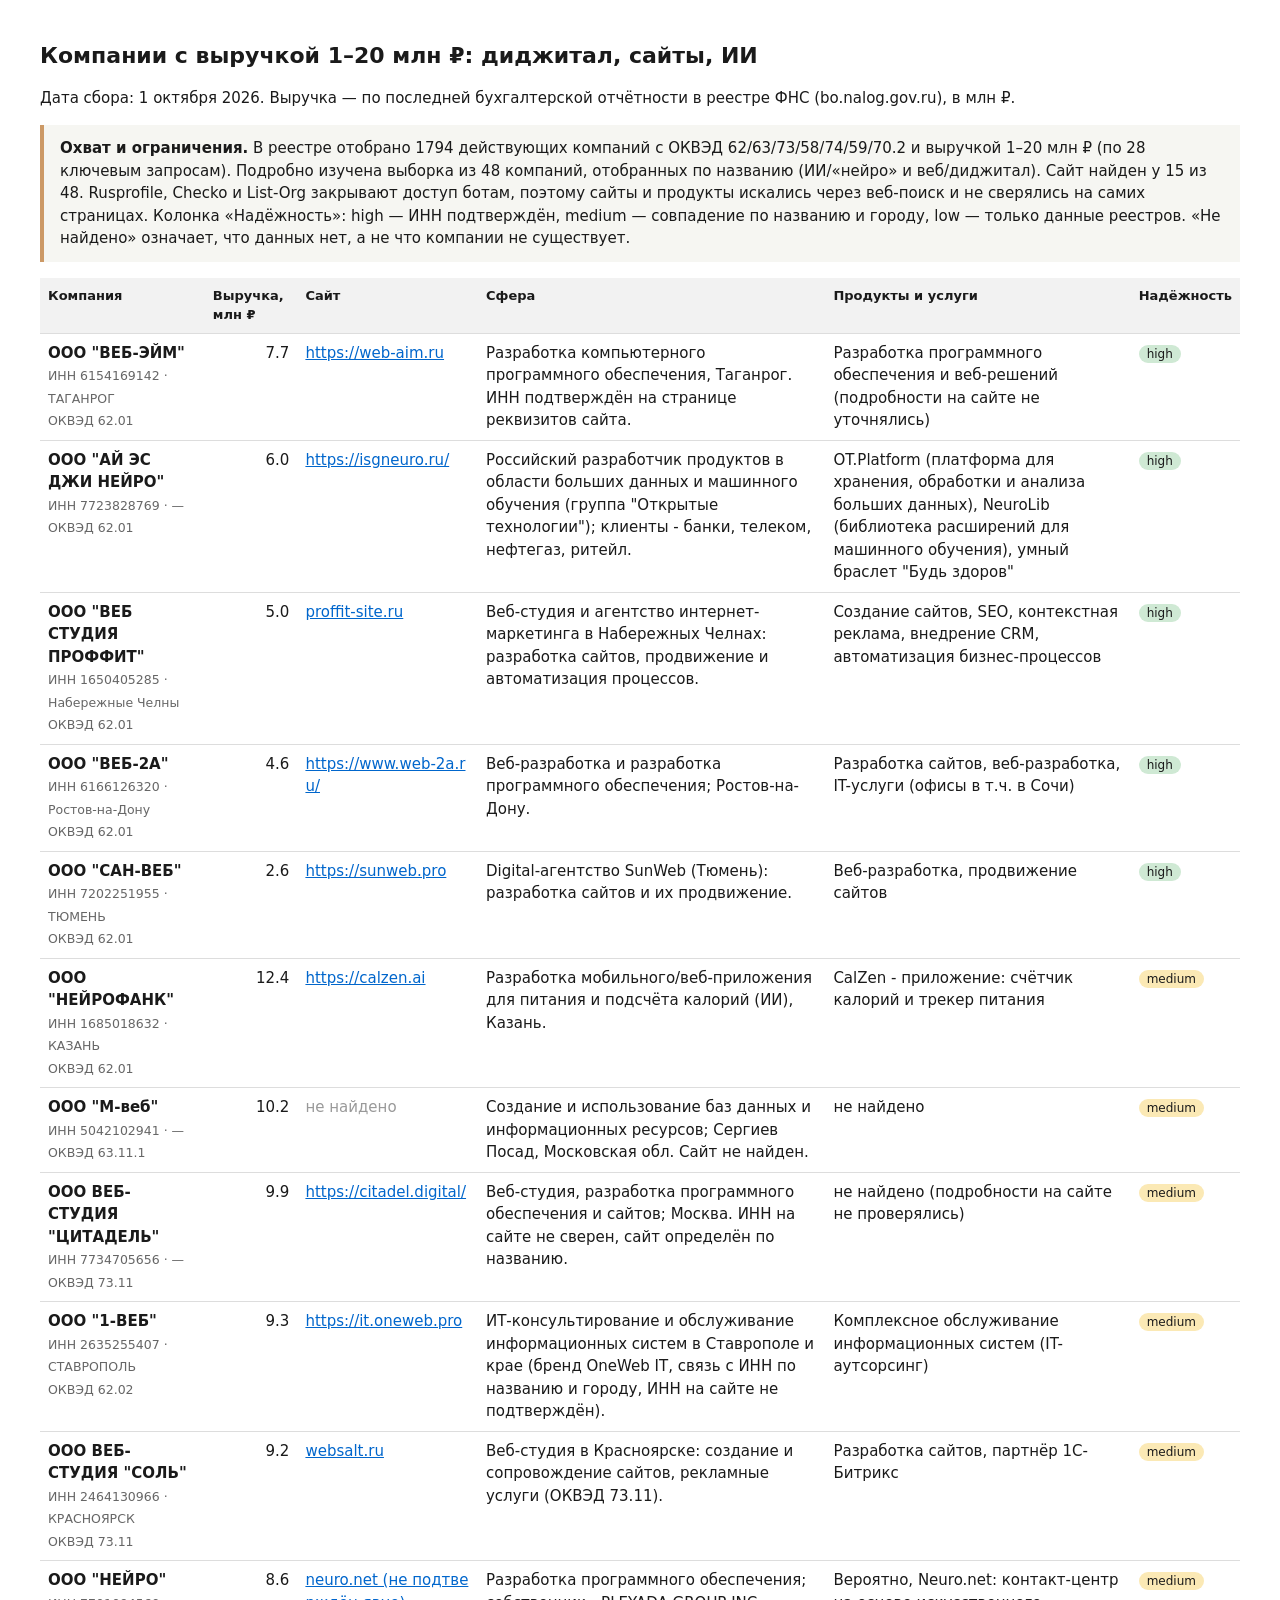
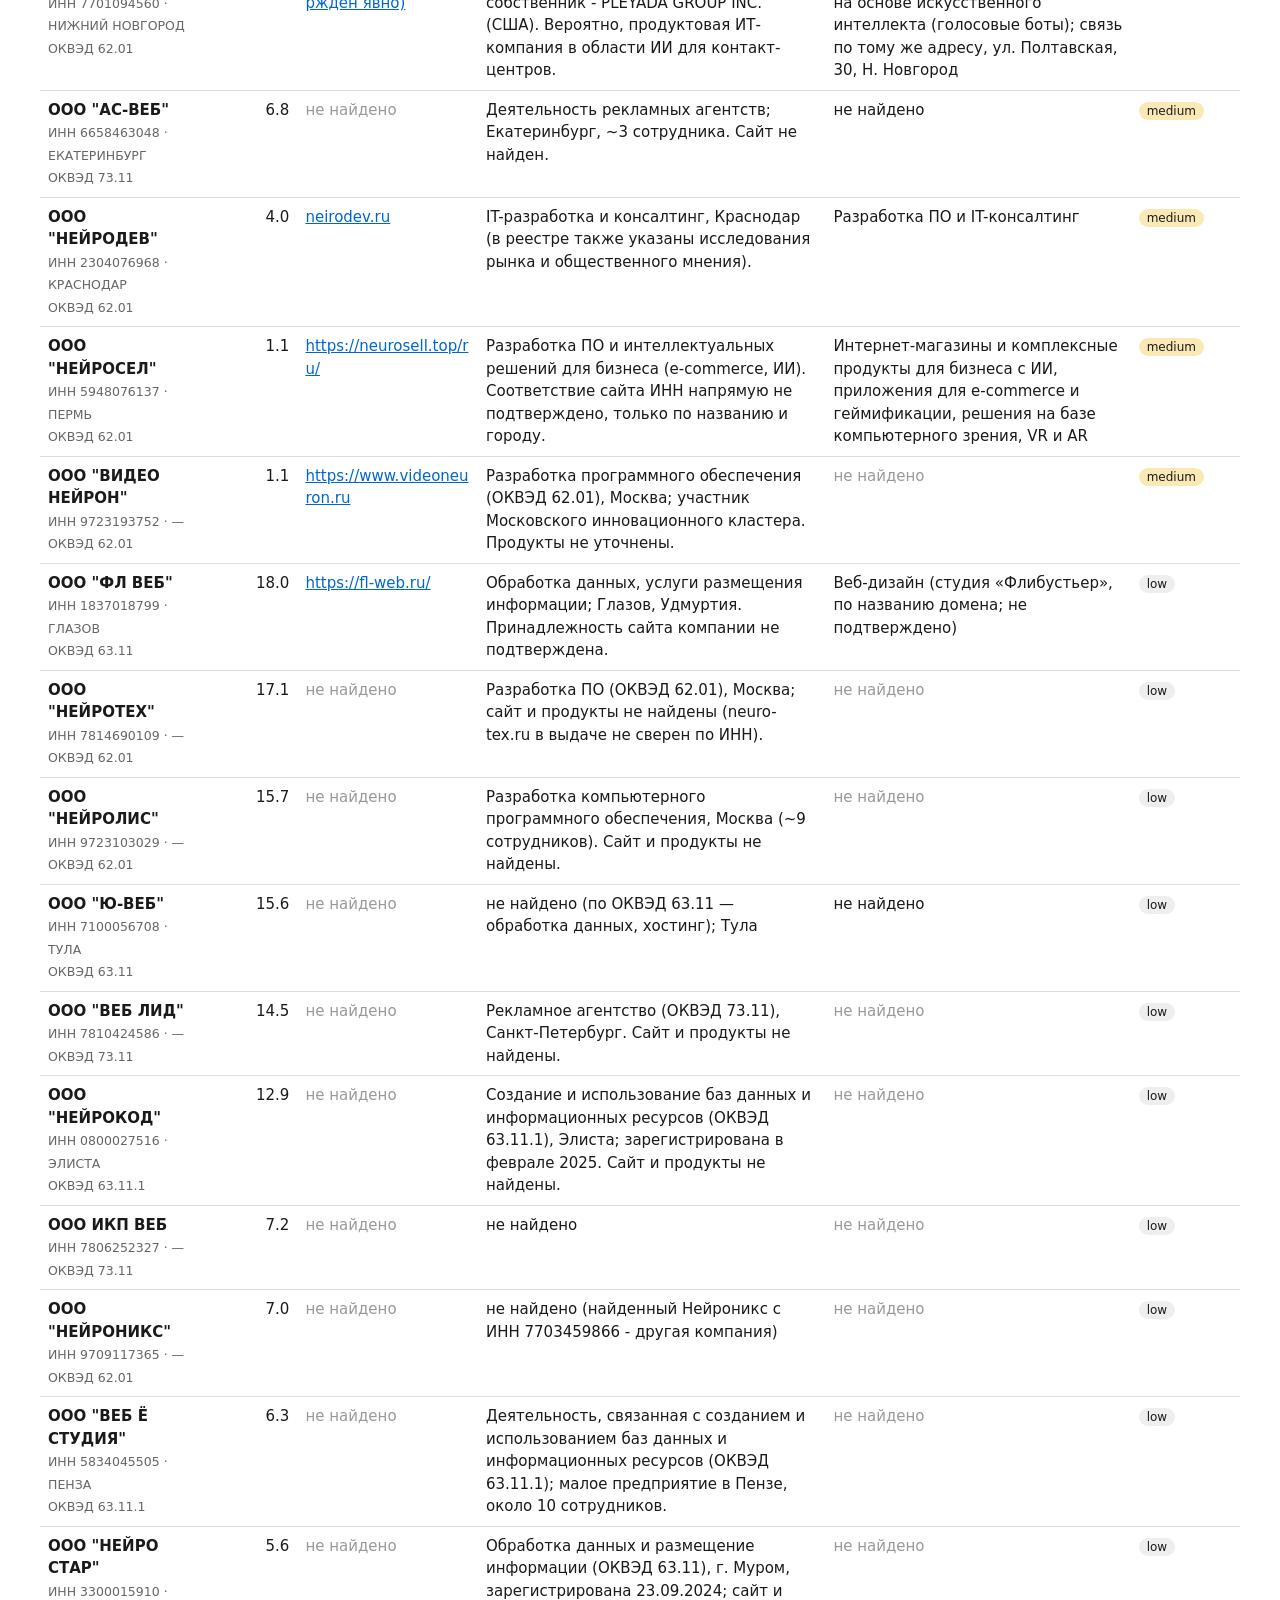
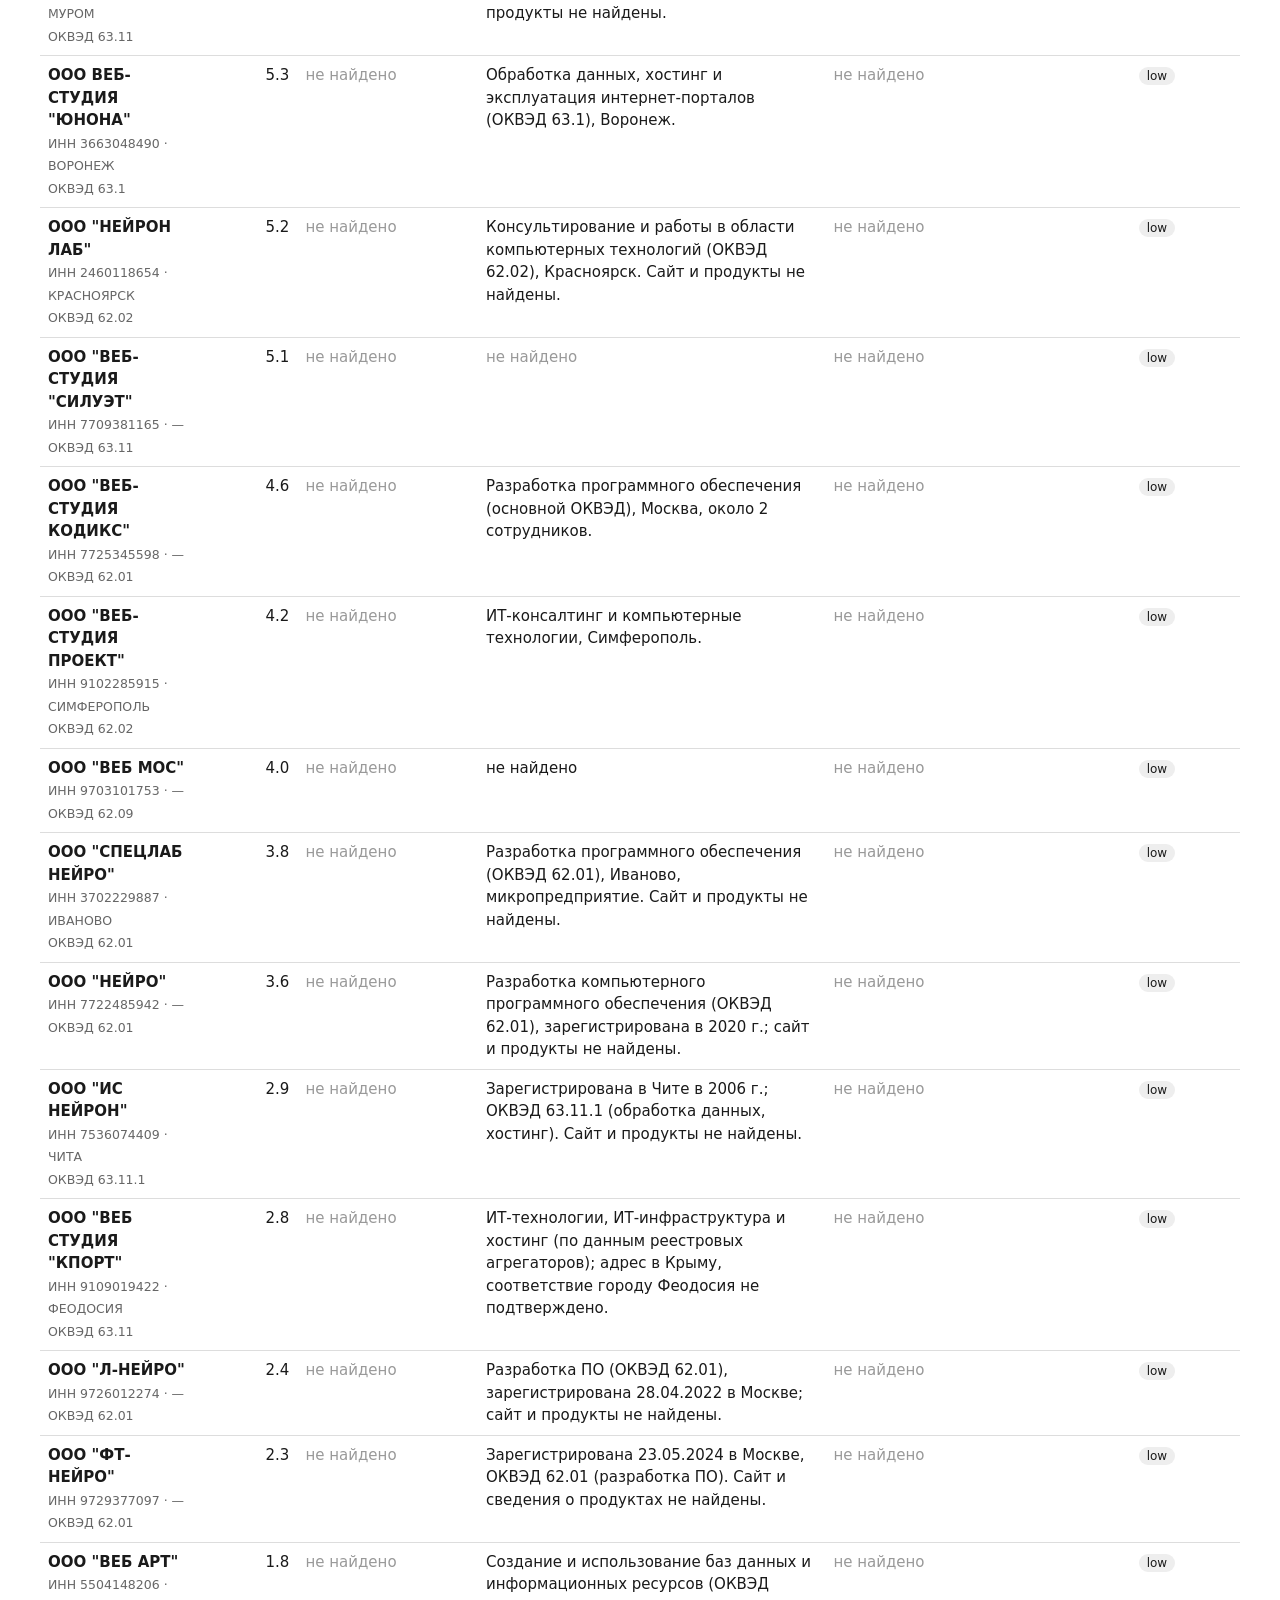
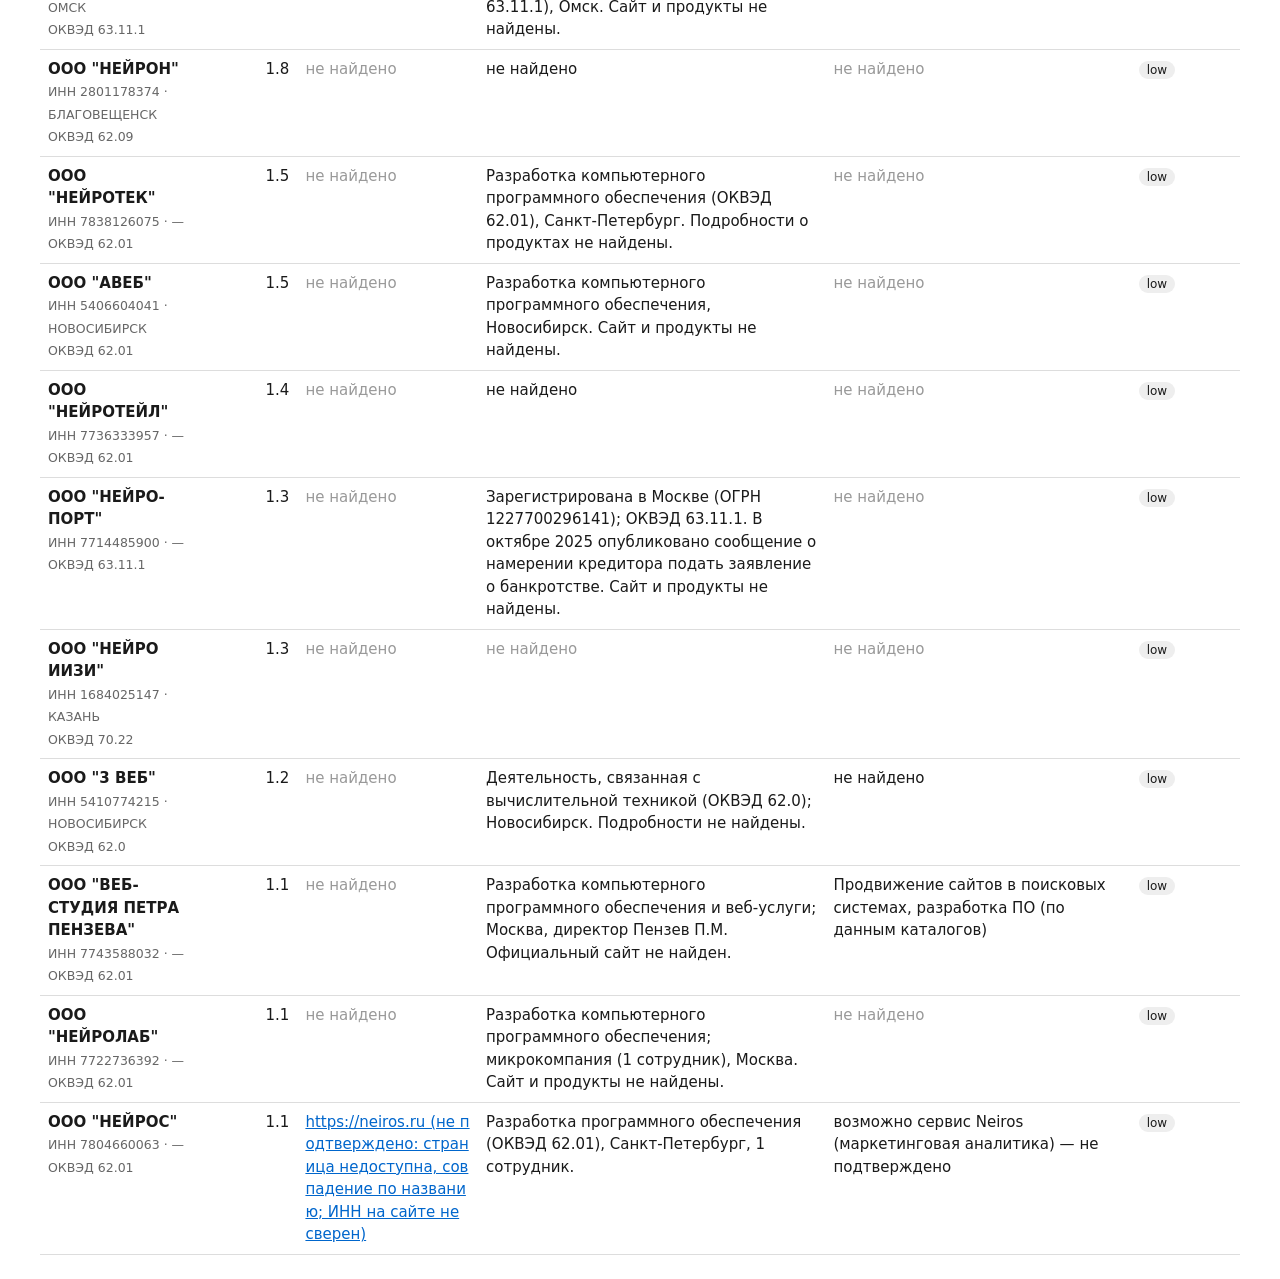
<file: companies_report.html>
<!doctype html><html lang=ru><meta charset=utf-8><meta name=viewport content="width=device-width,initial-scale=1"><title>Компании 1–20 млн ₽: диджитал и ИИ</title>
<style>body{font:15px/1.5 system-ui,sans-serif;margin:0;padding:24px;background:#fff;color:#1a1a1a;max-width:1200px;margin:auto}
h1{font-size:22px}.note{background:#f6f6f2;border-left:4px solid #c96;padding:12px 16px;margin:16px 0}
table{border-collapse:collapse;width:100%}th,td{border-bottom:1px solid #ddd;padding:8px;text-align:left;vertical-align:top}th{background:#f2f2f2;font-size:13px}
.r{text-align:right;white-space:nowrap}.n{color:#999}small{color:#666}.c{padding:2px 8px;border-radius:10px;font-size:12px}
.high{background:#cfe9d4}.medium{background:#fbe9b5}.low{background:#eee}a{color:#06c;word-break:break-all}
@media print{body{padding:0}tr{break-inside:avoid}}@media(max-width:700px){table{font-size:13px}}</style>
<h1>Компании с выручкой 1–20 млн ₽: диджитал, сайты, ИИ</h1>
<p>Дата сбора: 1 октября 2026. Выручка — по последней бухгалтерской отчётности в реестре ФНС (bo.nalog.gov.ru), в млн ₽.</p>
<div class=note><b>Охват и ограничения.</b> В реестре отобрано 1794 действующих компаний с ОКВЭД 62/63/73/58/74/59/70.2 и выручкой 1–20 млн ₽ (по 28 ключевым запросам). Подробно изучена выборка из 48 компаний, отобранных по названию (ИИ/«нейро» и веб/диджитал). Сайт найден у 15 из 48. Rusprofile, Checko и List-Org закрывают доступ ботам, поэтому сайты и продукты искались через веб-поиск и не сверялись на самих страницах. Колонка «Надёжность»: high — ИНН подтверждён, medium — совпадение по названию и городу, low — только данные реестров. «Не найдено» означает, что данных нет, а не что компании не существует.</div>
<table><tr><th>Компания<th>Выручка, млн ₽<th>Сайт<th>Сфера<th>Продукты и услуги<th>Надёжность</tr><tr><td><b>ООО &quot;ВЕБ-ЭЙМ&quot;</b><br><small>ИНН 6154169142 · ТАГАНРОГ<br>ОКВЭД 62.01</small></td><td class=r>7.7</td><td><a href="https://web-aim.ru" rel=noopener>https://web-aim.ru</a></td><td>Разработка компьютерного программного обеспечения, Таганрог. ИНН подтверждён на странице реквизитов сайта.</td><td>Разработка программного обеспечения и веб-решений (подробности на сайте не уточнялись)</td><td><span class='c high'>high</span></td></tr><tr><td><b>ООО &quot;АЙ ЭС ДЖИ НЕЙРО&quot;</b><br><small>ИНН 7723828769 · —<br>ОКВЭД 62.01</small></td><td class=r>6.0</td><td><a href="https://isgneuro.ru" rel=noopener>https://isgneuro.ru/</a></td><td>Российский разработчик продуктов в области больших данных и машинного обучения (группа &quot;Открытые технологии&quot;); клиенты - банки, телеком, нефтегаз, ритейл.</td><td>OT.Platform (платформа для хранения, обработки и анализа больших данных), NeuroLib (библиотека расширений для машинного обучения), умный браслет &quot;Будь здоров&quot;</td><td><span class='c high'>high</span></td></tr><tr><td><b>ООО &quot;ВЕБ СТУДИЯ ПРОФФИТ&quot;</b><br><small>ИНН 1650405285 · Набережные Челны<br>ОКВЭД 62.01</small></td><td class=r>5.0</td><td><a href="https://proffit-site.ru" rel=noopener>proffit-site.ru</a></td><td>Веб-студия и агентство интернет-маркетинга в Набережных Челнах: разработка сайтов, продвижение и автоматизация процессов.</td><td>Создание сайтов, SEO, контекстная реклама, внедрение CRM, автоматизация бизнес-процессов</td><td><span class='c high'>high</span></td></tr><tr><td><b>ООО &quot;ВЕБ-2А&quot;</b><br><small>ИНН 6166126320 · Ростов-на-Дону<br>ОКВЭД 62.01</small></td><td class=r>4.6</td><td><a href="https://www.web-2a.ru" rel=noopener>https://www.web-2a.ru/</a></td><td>Веб-разработка и разработка программного обеспечения; Ростов-на-Дону.</td><td>Разработка сайтов, веб-разработка, IT-услуги (офисы в т.ч. в Сочи)</td><td><span class='c high'>high</span></td></tr><tr><td><b>ООО &quot;САН-ВЕБ&quot;</b><br><small>ИНН 7202251955 · ТЮМЕНЬ<br>ОКВЭД 62.01</small></td><td class=r>2.6</td><td><a href="https://sunweb.pro" rel=noopener>https://sunweb.pro</a></td><td>Digital-агентство SunWeb (Тюмень): разработка сайтов и их продвижение.</td><td>Веб-разработка, продвижение сайтов</td><td><span class='c high'>high</span></td></tr><tr><td><b>ООО &quot;НЕЙРОФАНК&quot;</b><br><small>ИНН 1685018632 · КАЗАНЬ<br>ОКВЭД 62.01</small></td><td class=r>12.4</td><td><a href="https://calzen.ai" rel=noopener>https://calzen.ai</a></td><td>Разработка мобильного/веб-приложения для питания и подсчёта калорий (ИИ), Казань.</td><td>CalZen - приложение: счётчик калорий и трекер питания</td><td><span class='c medium'>medium</span></td></tr><tr><td><b>ООО &quot;М-веб&quot;</b><br><small>ИНН 5042102941 · —<br>ОКВЭД 63.11.1</small></td><td class=r>10.2</td><td><span class=n>не найдено</span></td><td>Создание и использование баз данных и информационных ресурсов; Сергиев Посад, Московская обл. Сайт не найден.</td><td>не найдено</td><td><span class='c medium'>medium</span></td></tr><tr><td><b>ООО ВЕБ-СТУДИЯ &quot;ЦИТАДЕЛЬ&quot;</b><br><small>ИНН 7734705656 · —<br>ОКВЭД 73.11</small></td><td class=r>9.9</td><td><a href="https://citadel.digital" rel=noopener>https://citadel.digital/</a></td><td>Веб-студия, разработка программного обеспечения и сайтов; Москва. ИНН на сайте не сверен, сайт определён по названию.</td><td>не найдено (подробности на сайте не проверялись)</td><td><span class='c medium'>medium</span></td></tr><tr><td><b>ООО &quot;1-ВЕБ&quot;</b><br><small>ИНН 2635255407 · СТАВРОПОЛЬ<br>ОКВЭД 62.02</small></td><td class=r>9.3</td><td><a href="https://it.oneweb.pro" rel=noopener>https://it.oneweb.pro</a></td><td>ИТ-консультирование и обслуживание информационных систем в Ставрополе и крае (бренд OneWeb IT, связь с ИНН по названию и городу, ИНН на сайте не подтверждён).</td><td>Комплексное обслуживание информационных систем (IT-аутсорсинг)</td><td><span class='c medium'>medium</span></td></tr><tr><td><b>ООО ВЕБ-СТУДИЯ &quot;СОЛЬ&quot;</b><br><small>ИНН 2464130966 · КРАСНОЯРСК<br>ОКВЭД 73.11</small></td><td class=r>9.2</td><td><a href="https://websalt.ru" rel=noopener>websalt.ru</a></td><td>Веб-студия в Красноярске: создание и сопровождение сайтов, рекламные услуги (ОКВЭД 73.11).</td><td>Разработка сайтов, партнёр 1С-Битрикс</td><td><span class='c medium'>medium</span></td></tr><tr><td><b>ООО &quot;НЕЙРО&quot;</b><br><small>ИНН 7701094560 · НИЖНИЙ НОВГОРОД<br>ОКВЭД 62.01</small></td><td class=r>8.6</td><td><a href="https://neuro.net (не подтверждён явно)" rel=noopener>neuro.net (не подтверждён явно)</a></td><td>Разработка программного обеспечения; собственник - PLEYADA GROUP INC. (США). Вероятно, продуктовая ИТ-компания в области ИИ для контакт-центров.</td><td>Вероятно, Neuro.net: контакт-центр на основе искусственного интеллекта (голосовые боты); связь по тому же адресу, ул. Полтавская, 30, Н. Новгород</td><td><span class='c medium'>medium</span></td></tr><tr><td><b>ООО &quot;АС-ВЕБ&quot;</b><br><small>ИНН 6658463048 · ЕКАТЕРИНБУРГ<br>ОКВЭД 73.11</small></td><td class=r>6.8</td><td><span class=n>не найдено</span></td><td>Деятельность рекламных агентств; Екатеринбург, ~3 сотрудника. Сайт не найден.</td><td>не найдено</td><td><span class='c medium'>medium</span></td></tr><tr><td><b>ООО &quot;НЕЙРОДЕВ&quot;</b><br><small>ИНН 2304076968 · КРАСНОДАР<br>ОКВЭД 62.01</small></td><td class=r>4.0</td><td><a href="https://neirodev.ru" rel=noopener>neirodev.ru</a></td><td>IT-разработка и консалтинг, Краснодар (в реестре также указаны исследования рынка и общественного мнения).</td><td>Разработка ПО и IT-консалтинг</td><td><span class='c medium'>medium</span></td></tr><tr><td><b>ООО &quot;НЕЙРОСЕЛ&quot;</b><br><small>ИНН 5948076137 · ПЕРМЬ<br>ОКВЭД 62.01</small></td><td class=r>1.1</td><td><a href="https://neurosell.top/ru" rel=noopener>https://neurosell.top/ru/</a></td><td>Разработка ПО и интеллектуальных решений для бизнеса (e-commerce, ИИ). Соответствие сайта ИНН напрямую не подтверждено, только по названию и городу.</td><td>Интернет-магазины и комплексные продукты для бизнеса с ИИ, приложения для e-commerce и геймификации, решения на базе компьютерного зрения, VR и AR</td><td><span class='c medium'>medium</span></td></tr><tr><td><b>ООО &quot;ВИДЕО НЕЙРОН&quot;</b><br><small>ИНН 9723193752 · —<br>ОКВЭД 62.01</small></td><td class=r>1.1</td><td><a href="https://www.videoneuron.ru" rel=noopener>https://www.videoneuron.ru</a></td><td>Разработка программного обеспечения (ОКВЭД 62.01), Москва; участник Московского инновационного кластера. Продукты не уточнены.</td><td><span class=n>не найдено</span></td><td><span class='c medium'>medium</span></td></tr><tr><td><b>ООО &quot;ФЛ ВЕБ&quot;</b><br><small>ИНН 1837018799 · ГЛАЗОВ<br>ОКВЭД 63.11</small></td><td class=r>18.0</td><td><a href="https://fl-web.ru" rel=noopener>https://fl-web.ru/</a></td><td>Обработка данных, услуги размещения информации; Глазов, Удмуртия. Принадлежность сайта компании не подтверждена.</td><td>Веб-дизайн (студия «Флибустьер», по названию домена; не подтверждено)</td><td><span class='c low'>low</span></td></tr><tr><td><b>ООО &quot;НЕЙРОТЕХ&quot;</b><br><small>ИНН 7814690109 · —<br>ОКВЭД 62.01</small></td><td class=r>17.1</td><td><span class=n>не найдено</span></td><td>Разработка ПО (ОКВЭД 62.01), Москва; сайт и продукты не найдены (neuro-tex.ru в выдаче не сверен по ИНН).</td><td><span class=n>не найдено</span></td><td><span class='c low'>low</span></td></tr><tr><td><b>ООО &quot;НЕЙРОЛИС&quot;</b><br><small>ИНН 9723103029 · —<br>ОКВЭД 62.01</small></td><td class=r>15.7</td><td><span class=n>не найдено</span></td><td>Разработка компьютерного программного обеспечения, Москва (~9 сотрудников). Сайт и продукты не найдены.</td><td><span class=n>не найдено</span></td><td><span class='c low'>low</span></td></tr><tr><td><b>ООО &quot;Ю-ВЕБ&quot;</b><br><small>ИНН 7100056708 · ТУЛА<br>ОКВЭД 63.11</small></td><td class=r>15.6</td><td><span class=n>не найдено</span></td><td>не найдено (по ОКВЭД 63.11 — обработка данных, хостинг); Тула</td><td>не найдено</td><td><span class='c low'>low</span></td></tr><tr><td><b>ООО &quot;ВЕБ ЛИД&quot;</b><br><small>ИНН 7810424586 · —<br>ОКВЭД 73.11</small></td><td class=r>14.5</td><td><span class=n>не найдено</span></td><td>Рекламное агентство (ОКВЭД 73.11), Санкт-Петербург. Сайт и продукты не найдены.</td><td><span class=n>не найдено</span></td><td><span class='c low'>low</span></td></tr><tr><td><b>ООО &quot;НЕЙРОКОД&quot;</b><br><small>ИНН 0800027516 · ЭЛИСТА<br>ОКВЭД 63.11.1</small></td><td class=r>12.9</td><td><span class=n>не найдено</span></td><td>Создание и использование баз данных и информационных ресурсов (ОКВЭД 63.11.1), Элиста; зарегистрирована в феврале 2025. Сайт и продукты не найдены.</td><td><span class=n>не найдено</span></td><td><span class='c low'>low</span></td></tr><tr><td><b>ООО ИКП ВЕБ</b><br><small>ИНН 7806252327 · —<br>ОКВЭД 73.11</small></td><td class=r>7.2</td><td><span class=n>не найдено</span></td><td>не найдено</td><td><span class=n>не найдено</span></td><td><span class='c low'>low</span></td></tr><tr><td><b>ООО &quot;НЕЙРОНИКС&quot;</b><br><small>ИНН 9709117365 · —<br>ОКВЭД 62.01</small></td><td class=r>7.0</td><td><span class=n>не найдено</span></td><td>не найдено (найденный Нейроникс с ИНН 7703459866 - другая компания)</td><td><span class=n>не найдено</span></td><td><span class='c low'>low</span></td></tr><tr><td><b>ООО  &quot;ВЕБ Ё СТУДИЯ&quot;</b><br><small>ИНН 5834045505 · ПЕНЗА<br>ОКВЭД 63.11.1</small></td><td class=r>6.3</td><td><span class=n>не найдено</span></td><td>Деятельность, связанная с созданием и использованием баз данных и информационных ресурсов (ОКВЭД 63.11.1); малое предприятие в Пензе, около 10 сотрудников.</td><td><span class=n>не найдено</span></td><td><span class='c low'>low</span></td></tr><tr><td><b>ООО &quot;НЕЙРО СТАР&quot;</b><br><small>ИНН 3300015910 · МУРОМ<br>ОКВЭД 63.11</small></td><td class=r>5.6</td><td><span class=n>не найдено</span></td><td>Обработка данных и размещение информации (ОКВЭД 63.11), г. Муром, зарегистрирована 23.09.2024; сайт и продукты не найдены.</td><td><span class=n>не найдено</span></td><td><span class='c low'>low</span></td></tr><tr><td><b>ООО ВЕБ-СТУДИЯ &quot;ЮНОНА&quot;</b><br><small>ИНН 3663048490 · ВОРОНЕЖ<br>ОКВЭД 63.1</small></td><td class=r>5.3</td><td><span class=n>не найдено</span></td><td>Обработка данных, хостинг и эксплуатация интернет-порталов (ОКВЭД 63.1), Воронеж.</td><td><span class=n>не найдено</span></td><td><span class='c low'>low</span></td></tr><tr><td><b>ООО &quot;НЕЙРОН ЛАБ&quot;</b><br><small>ИНН 2460118654 · КРАСНОЯРСК<br>ОКВЭД 62.02</small></td><td class=r>5.2</td><td><span class=n>не найдено</span></td><td>Консультирование и работы в области компьютерных технологий (ОКВЭД 62.02), Красноярск. Сайт и продукты не найдены.</td><td><span class=n>не найдено</span></td><td><span class='c low'>low</span></td></tr><tr><td><b>ООО &quot;ВЕБ-СТУДИЯ &quot;СИЛУЭТ&quot;</b><br><small>ИНН 7709381165 · —<br>ОКВЭД 63.11</small></td><td class=r>5.1</td><td><span class=n>не найдено</span></td><td><span class=n>не найдено</span></td><td><span class=n>не найдено</span></td><td><span class='c low'>low</span></td></tr><tr><td><b>ООО &quot;ВЕБ-СТУДИЯ КОДИКС&quot;</b><br><small>ИНН 7725345598 · —<br>ОКВЭД 62.01</small></td><td class=r>4.6</td><td><span class=n>не найдено</span></td><td>Разработка программного обеспечения (основной ОКВЭД), Москва, около 2 сотрудников.</td><td><span class=n>не найдено</span></td><td><span class='c low'>low</span></td></tr><tr><td><b>ООО &quot;ВЕБ-СТУДИЯ ПРОЕКТ&quot;</b><br><small>ИНН 9102285915 · СИМФЕРОПОЛЬ<br>ОКВЭД 62.02</small></td><td class=r>4.2</td><td><span class=n>не найдено</span></td><td>ИТ-консалтинг и компьютерные технологии, Симферополь.</td><td><span class=n>не найдено</span></td><td><span class='c low'>low</span></td></tr><tr><td><b>ООО &quot;ВЕБ МОС&quot;</b><br><small>ИНН 9703101753 · —<br>ОКВЭД 62.09</small></td><td class=r>4.0</td><td><span class=n>не найдено</span></td><td>не найдено</td><td><span class=n>не найдено</span></td><td><span class='c low'>low</span></td></tr><tr><td><b>ООО &quot;СПЕЦЛАБ НЕЙРО&quot;</b><br><small>ИНН 3702229887 · ИВАНОВО<br>ОКВЭД 62.01</small></td><td class=r>3.8</td><td><span class=n>не найдено</span></td><td>Разработка программного обеспечения (ОКВЭД 62.01), Иваново, микропредприятие. Сайт и продукты не найдены.</td><td><span class=n>не найдено</span></td><td><span class='c low'>low</span></td></tr><tr><td><b>ООО &quot;НЕЙРО&quot;</b><br><small>ИНН 7722485942 · —<br>ОКВЭД 62.01</small></td><td class=r>3.6</td><td><span class=n>не найдено</span></td><td>Разработка компьютерного программного обеспечения (ОКВЭД 62.01), зарегистрирована в 2020 г.; сайт и продукты не найдены.</td><td><span class=n>не найдено</span></td><td><span class='c low'>low</span></td></tr><tr><td><b>ООО &quot;ИС НЕЙРОН&quot;</b><br><small>ИНН 7536074409 · ЧИТА<br>ОКВЭД 63.11.1</small></td><td class=r>2.9</td><td><span class=n>не найдено</span></td><td>Зарегистрирована в Чите в 2006 г.; ОКВЭД 63.11.1 (обработка данных, хостинг). Сайт и продукты не найдены.</td><td><span class=n>не найдено</span></td><td><span class='c low'>low</span></td></tr><tr><td><b>ООО &quot;ВЕБ СТУДИЯ &quot;КПОРТ&quot;</b><br><small>ИНН 9109019422 · ФЕОДОСИЯ<br>ОКВЭД 63.11</small></td><td class=r>2.8</td><td><span class=n>не найдено</span></td><td>ИТ-технологии, ИТ-инфраструктура и хостинг (по данным реестровых агрегаторов); адрес в Крыму, соответствие городу Феодосия не подтверждено.</td><td><span class=n>не найдено</span></td><td><span class='c low'>low</span></td></tr><tr><td><b>ООО &quot;Л-НЕЙРО&quot;</b><br><small>ИНН 9726012274 · —<br>ОКВЭД 62.01</small></td><td class=r>2.4</td><td><span class=n>не найдено</span></td><td>Разработка ПО (ОКВЭД 62.01), зарегистрирована 28.04.2022 в Москве; сайт и продукты не найдены.</td><td><span class=n>не найдено</span></td><td><span class='c low'>low</span></td></tr><tr><td><b>ООО &quot;ФТ-НЕЙРО&quot;</b><br><small>ИНН 9729377097 · —<br>ОКВЭД 62.01</small></td><td class=r>2.3</td><td><span class=n>не найдено</span></td><td>Зарегистрирована 23.05.2024 в Москве, ОКВЭД 62.01 (разработка ПО). Сайт и сведения о продуктах не найдены.</td><td><span class=n>не найдено</span></td><td><span class='c low'>low</span></td></tr><tr><td><b>ООО &quot;ВЕБ АРТ&quot;</b><br><small>ИНН 5504148206 · ОМСК<br>ОКВЭД 63.11.1</small></td><td class=r>1.8</td><td><span class=n>не найдено</span></td><td>Создание и использование баз данных и информационных ресурсов (ОКВЭД 63.11.1), Омск. Сайт и продукты не найдены.</td><td><span class=n>не найдено</span></td><td><span class='c low'>low</span></td></tr><tr><td><b>ООО &quot;НЕЙРОН&quot;</b><br><small>ИНН 2801178374 · БЛАГОВЕЩЕНСК<br>ОКВЭД 62.09</small></td><td class=r>1.8</td><td><span class=n>не найдено</span></td><td>не найдено</td><td><span class=n>не найдено</span></td><td><span class='c low'>low</span></td></tr><tr><td><b>ООО &quot;НЕЙРОТЕК&quot;</b><br><small>ИНН 7838126075 · —<br>ОКВЭД 62.01</small></td><td class=r>1.5</td><td><span class=n>не найдено</span></td><td>Разработка компьютерного программного обеспечения (ОКВЭД 62.01), Санкт-Петербург. Подробности о продуктах не найдены.</td><td><span class=n>не найдено</span></td><td><span class='c low'>low</span></td></tr><tr><td><b>ООО &quot;АВЕБ&quot;</b><br><small>ИНН 5406604041 · НОВОСИБИРСК<br>ОКВЭД 62.01</small></td><td class=r>1.5</td><td><span class=n>не найдено</span></td><td>Разработка компьютерного программного обеспечения, Новосибирск. Сайт и продукты не найдены.</td><td><span class=n>не найдено</span></td><td><span class='c low'>low</span></td></tr><tr><td><b>ООО &quot;НЕЙРОТЕЙЛ&quot;</b><br><small>ИНН 7736333957 · —<br>ОКВЭД 62.01</small></td><td class=r>1.4</td><td><span class=n>не найдено</span></td><td>не найдено</td><td><span class=n>не найдено</span></td><td><span class='c low'>low</span></td></tr><tr><td><b>ООО &quot;НЕЙРО-ПОРТ&quot;</b><br><small>ИНН 7714485900 · —<br>ОКВЭД 63.11.1</small></td><td class=r>1.3</td><td><span class=n>не найдено</span></td><td>Зарегистрирована в Москве (ОГРН 1227700296141); ОКВЭД 63.11.1. В октябре 2025 опубликовано сообщение о намерении кредитора подать заявление о банкротстве. Сайт и продукты не найдены.</td><td><span class=n>не найдено</span></td><td><span class='c low'>low</span></td></tr><tr><td><b>ООО &quot;НЕЙРО ИИЗИ&quot;</b><br><small>ИНН 1684025147 · КАЗАНЬ<br>ОКВЭД 70.22</small></td><td class=r>1.3</td><td><span class=n>не найдено</span></td><td><span class=n>не найдено</span></td><td><span class=n>не найдено</span></td><td><span class='c low'>low</span></td></tr><tr><td><b>ООО &quot;3 ВЕБ&quot;</b><br><small>ИНН 5410774215 · НОВОСИБИРСК<br>ОКВЭД 62.0</small></td><td class=r>1.2</td><td><span class=n>не найдено</span></td><td>Деятельность, связанная с вычислительной техникой (ОКВЭД 62.0); Новосибирск. Подробности не найдены.</td><td>не найдено</td><td><span class='c low'>low</span></td></tr><tr><td><b>ООО &quot;ВЕБ-СТУДИЯ ПЕТРА ПЕНЗЕВА&quot;</b><br><small>ИНН 7743588032 · —<br>ОКВЭД 62.01</small></td><td class=r>1.1</td><td><span class=n>не найдено</span></td><td>Разработка компьютерного программного обеспечения и веб-услуги; Москва, директор Пензев П.М. Официальный сайт не найден.</td><td>Продвижение сайтов в поисковых системах, разработка ПО (по данным каталогов)</td><td><span class='c low'>low</span></td></tr><tr><td><b>ООО &quot;НЕЙРОЛАБ&quot;</b><br><small>ИНН 7722736392 · —<br>ОКВЭД 62.01</small></td><td class=r>1.1</td><td><span class=n>не найдено</span></td><td>Разработка компьютерного программного обеспечения; микрокомпания (1 сотрудник), Москва. Сайт и продукты не найдены.</td><td><span class=n>не найдено</span></td><td><span class='c low'>low</span></td></tr><tr><td><b>ООО &quot;НЕЙРОС&quot;</b><br><small>ИНН 7804660063 · —<br>ОКВЭД 62.01</small></td><td class=r>1.1</td><td><a href="https://neiros.ru (не подтверждено: страница недоступна, совпадение по названию; ИНН на сайте не сверен)" rel=noopener>https://neiros.ru (не подтверждено: страница недоступна, совпадение по названию; ИНН на сайте не сверен)</a></td><td>Разработка программного обеспечения (ОКВЭД 62.01), Санкт-Петербург, 1 сотрудник.</td><td>возможно сервис Neiros (маркетинговая аналитика) — не подтверждено</td><td><span class='c low'>low</span></td></tr></table></html>
</file>
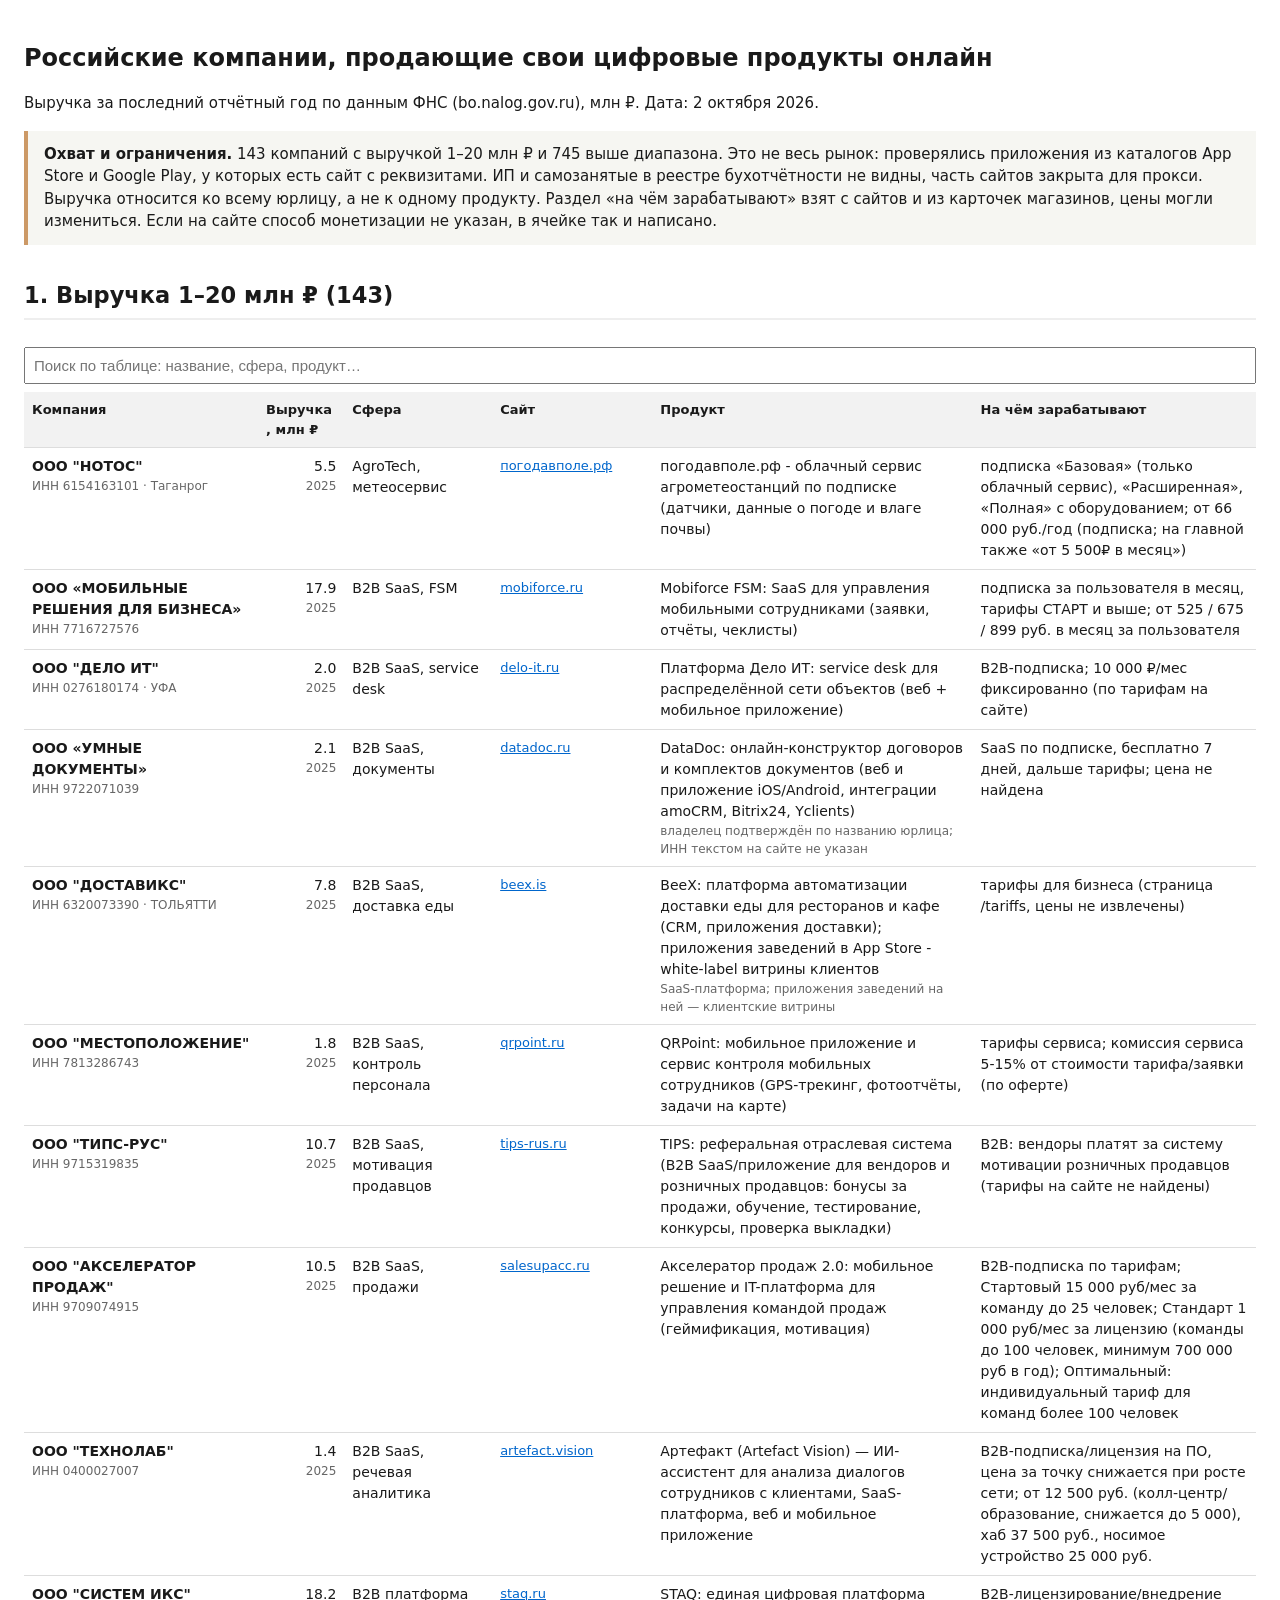
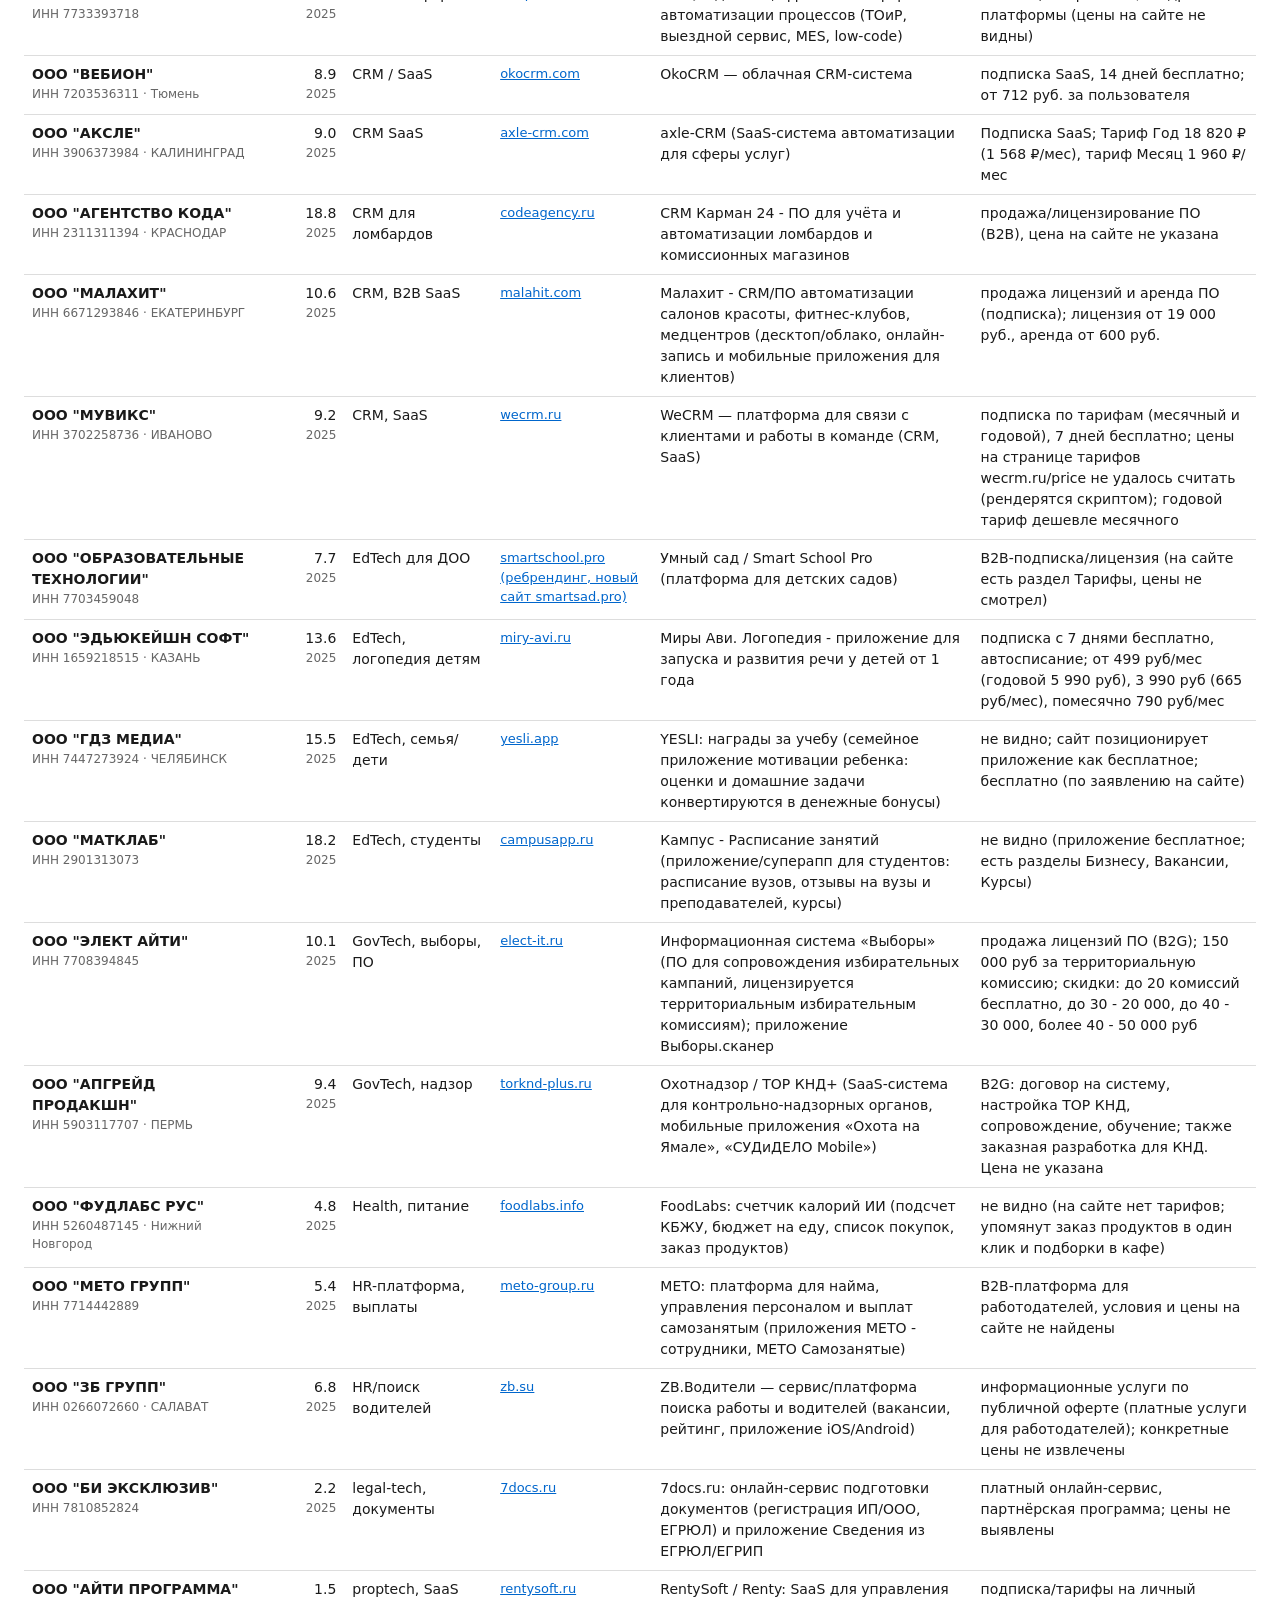
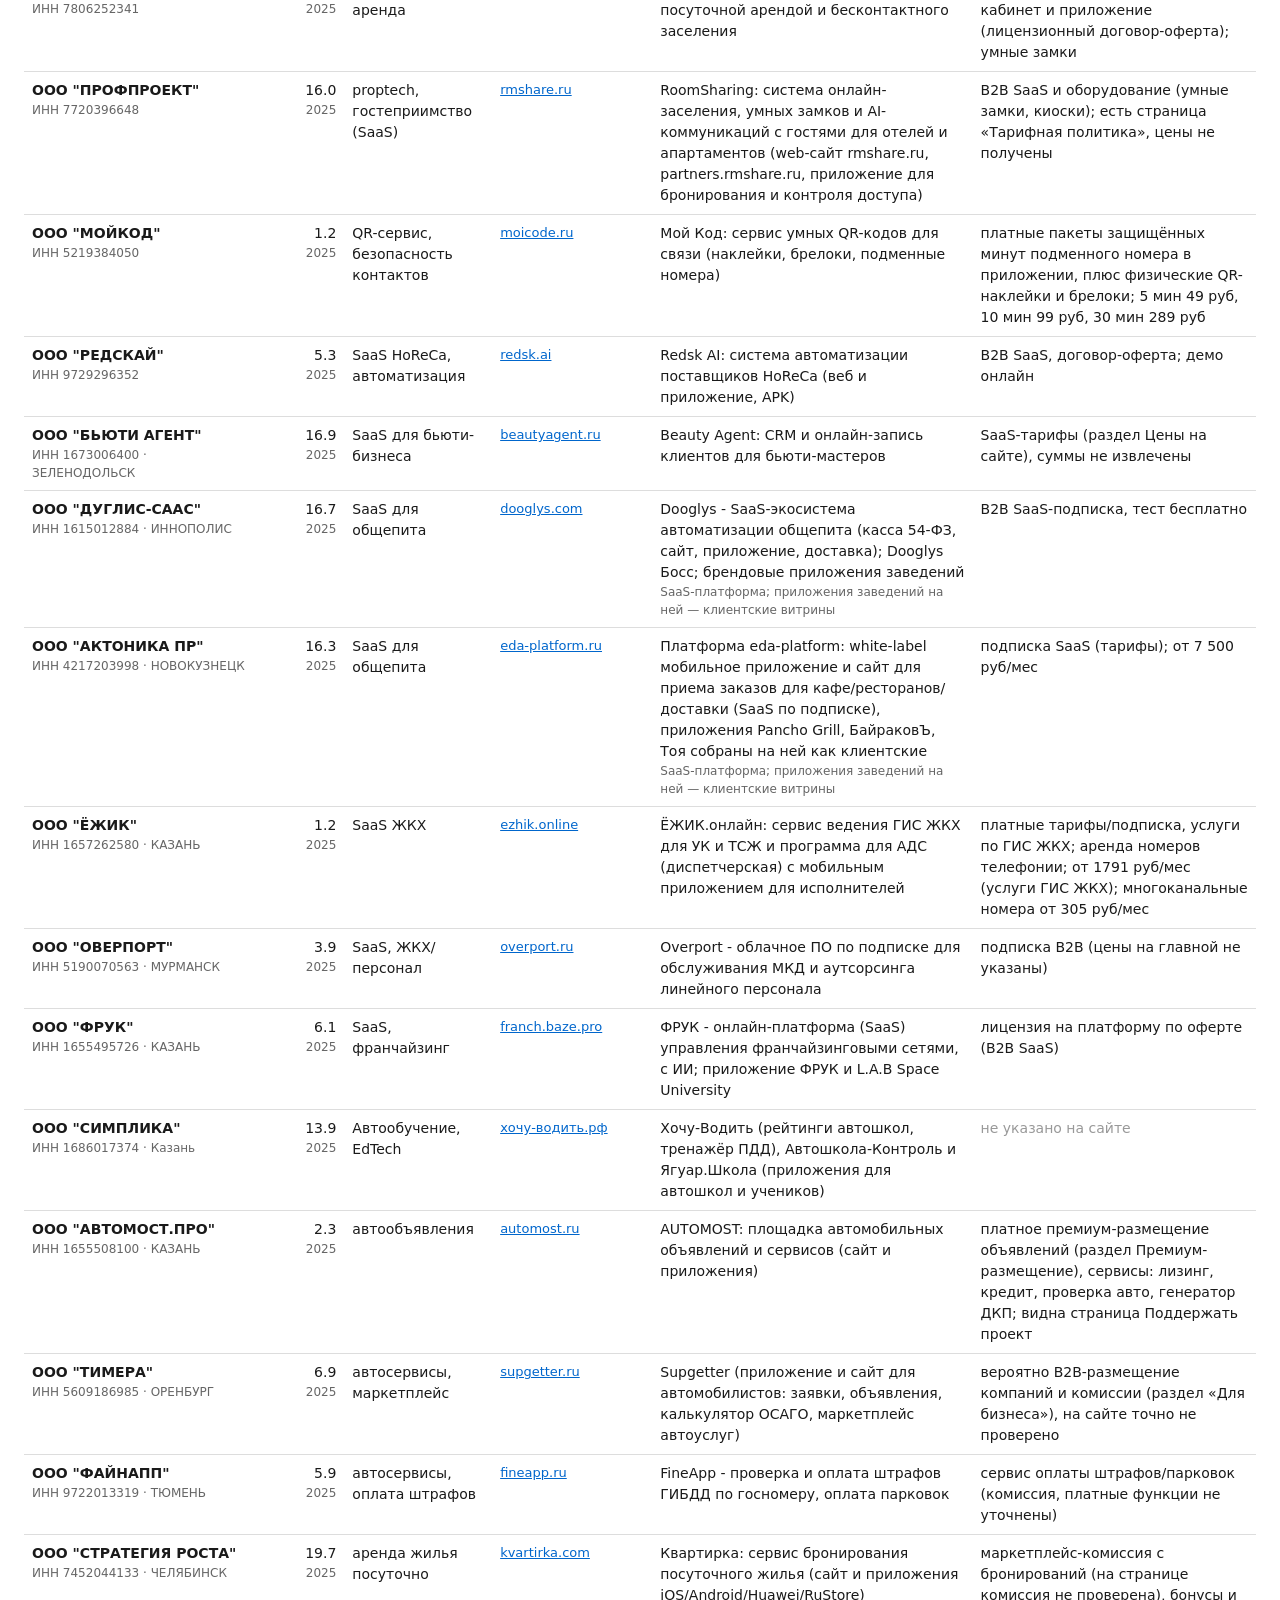
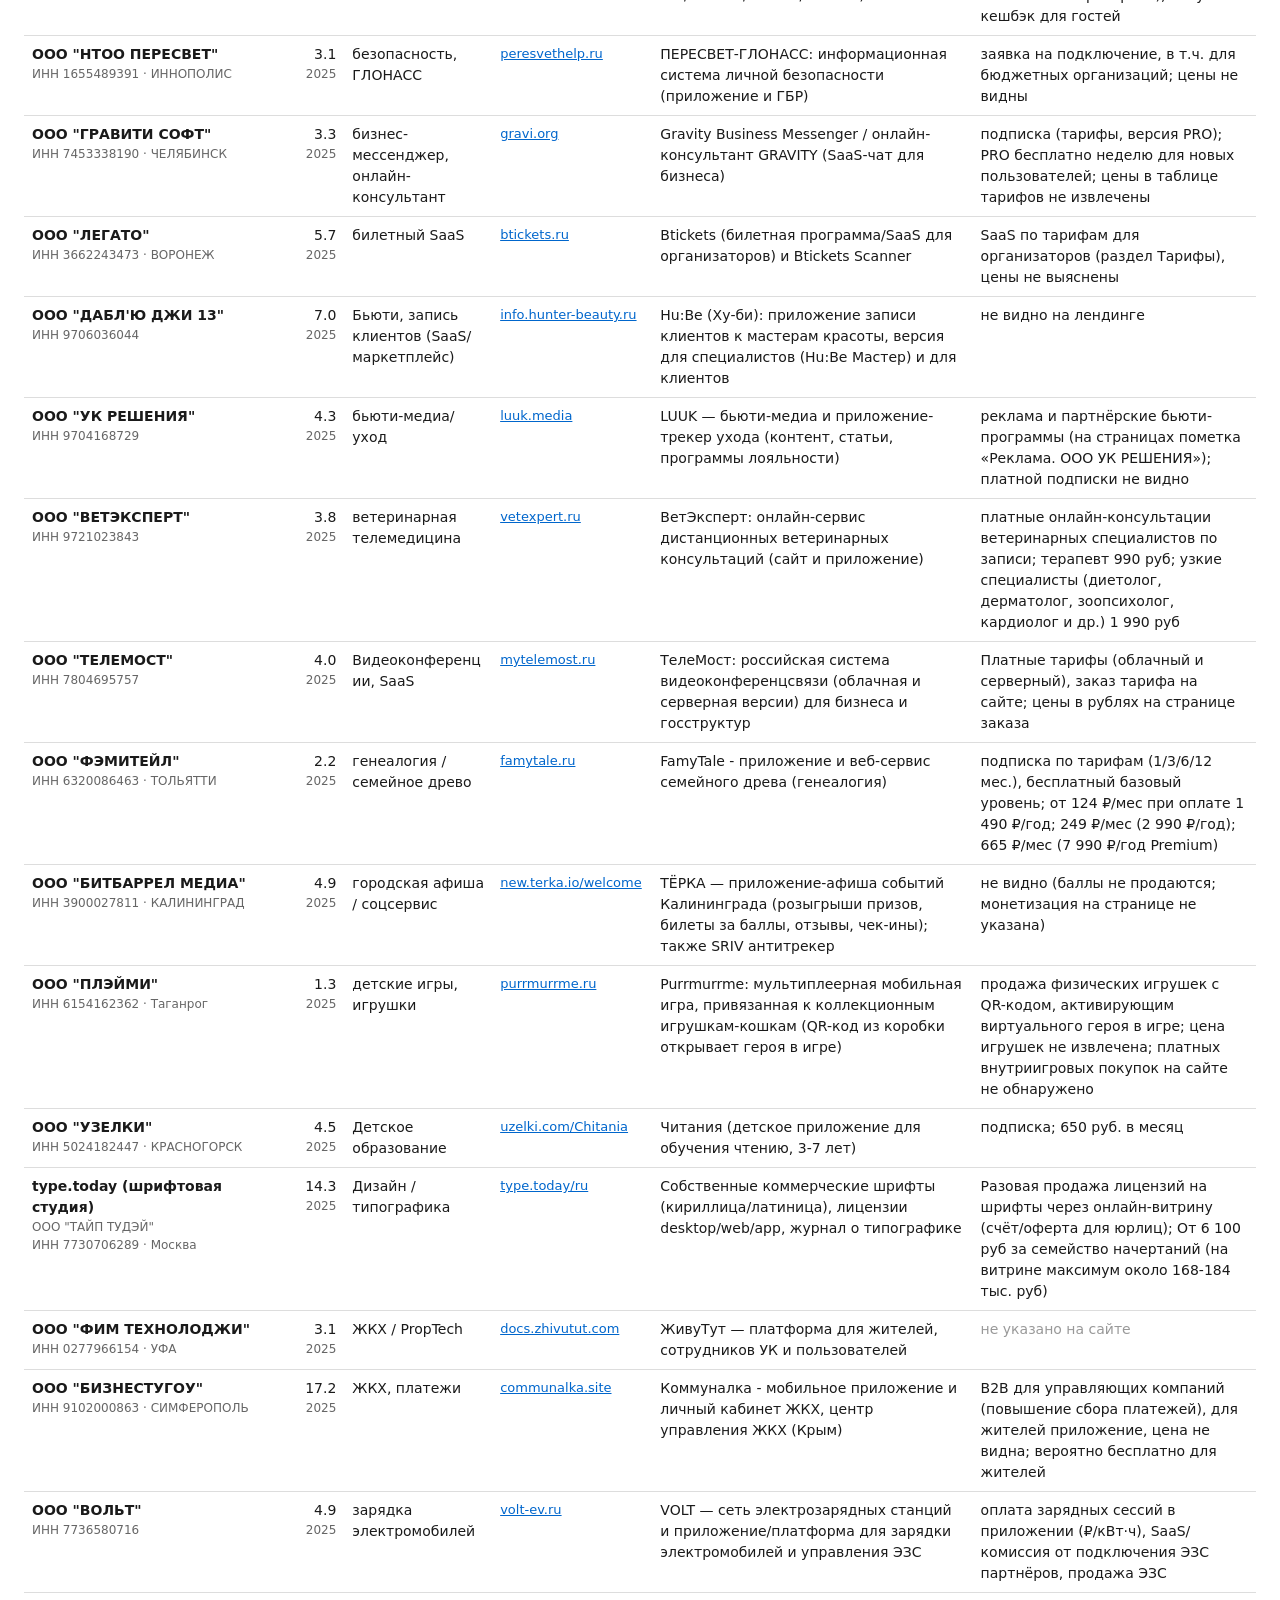
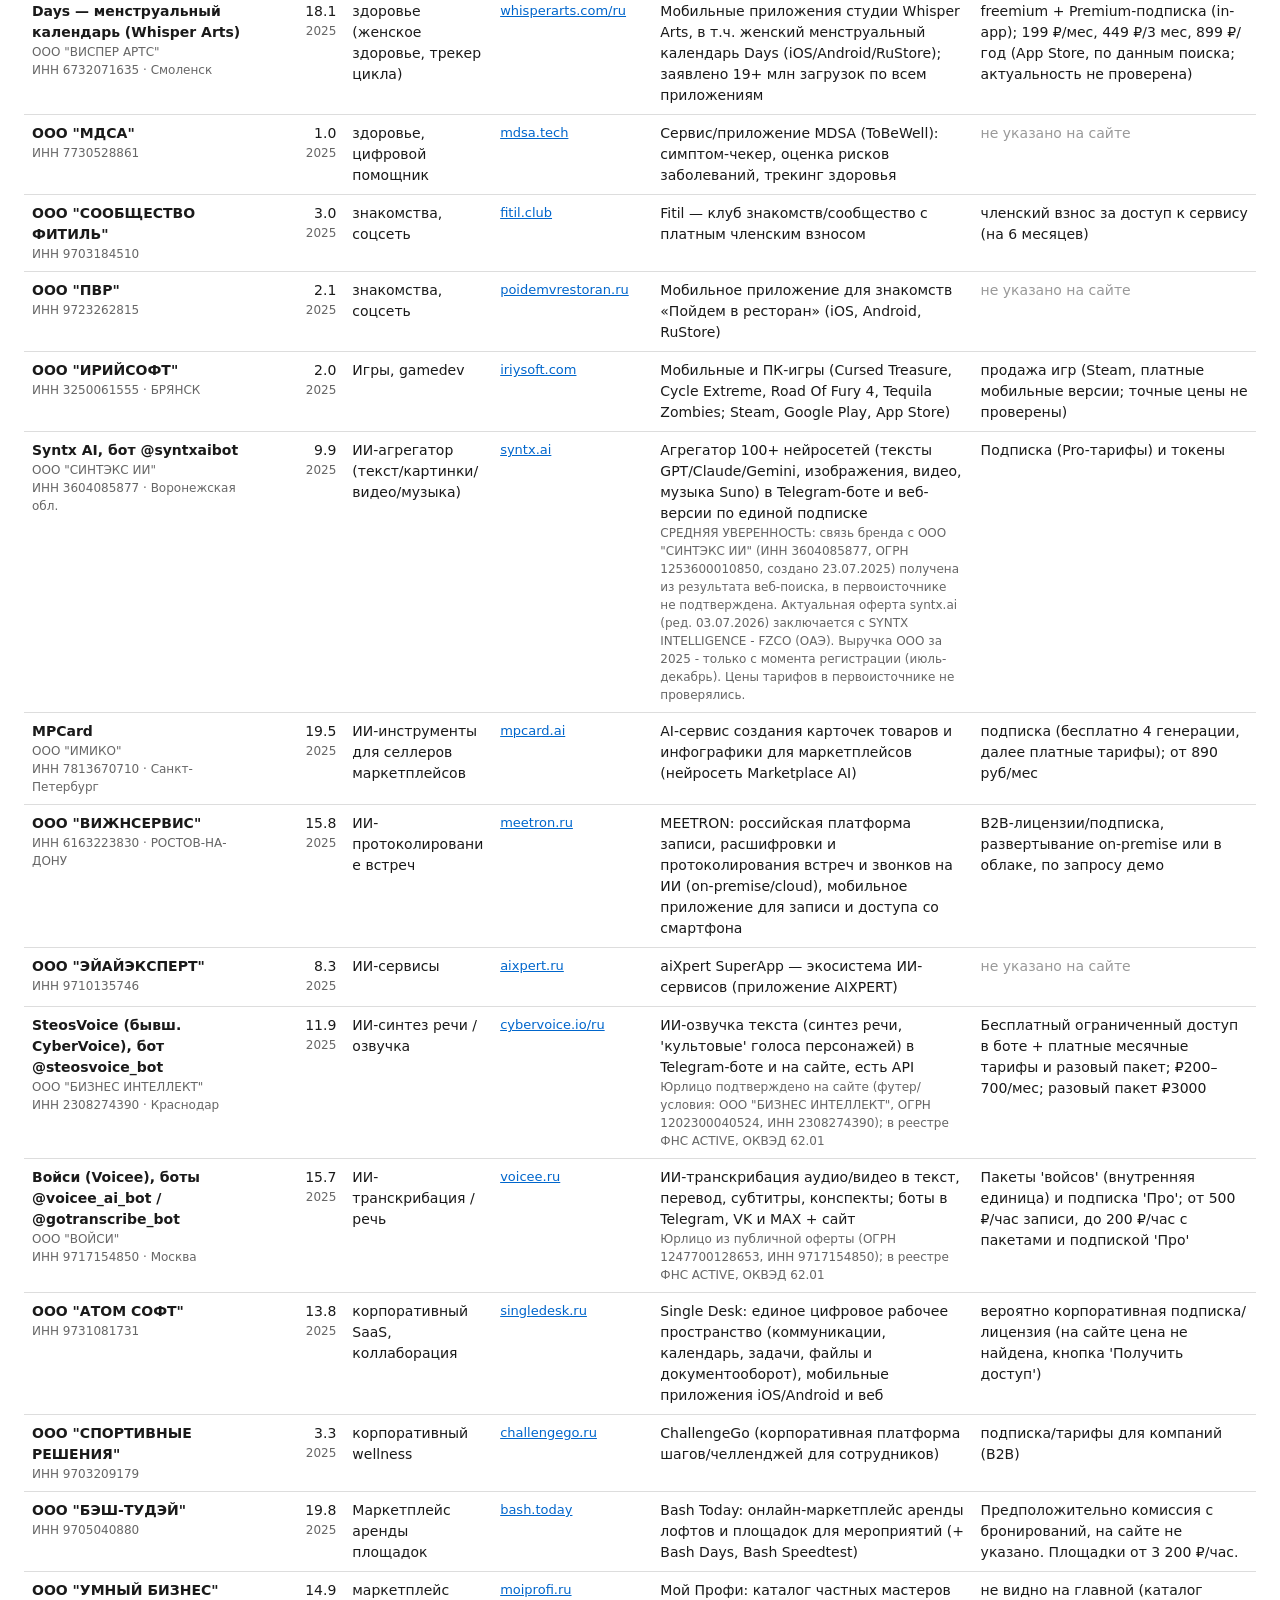
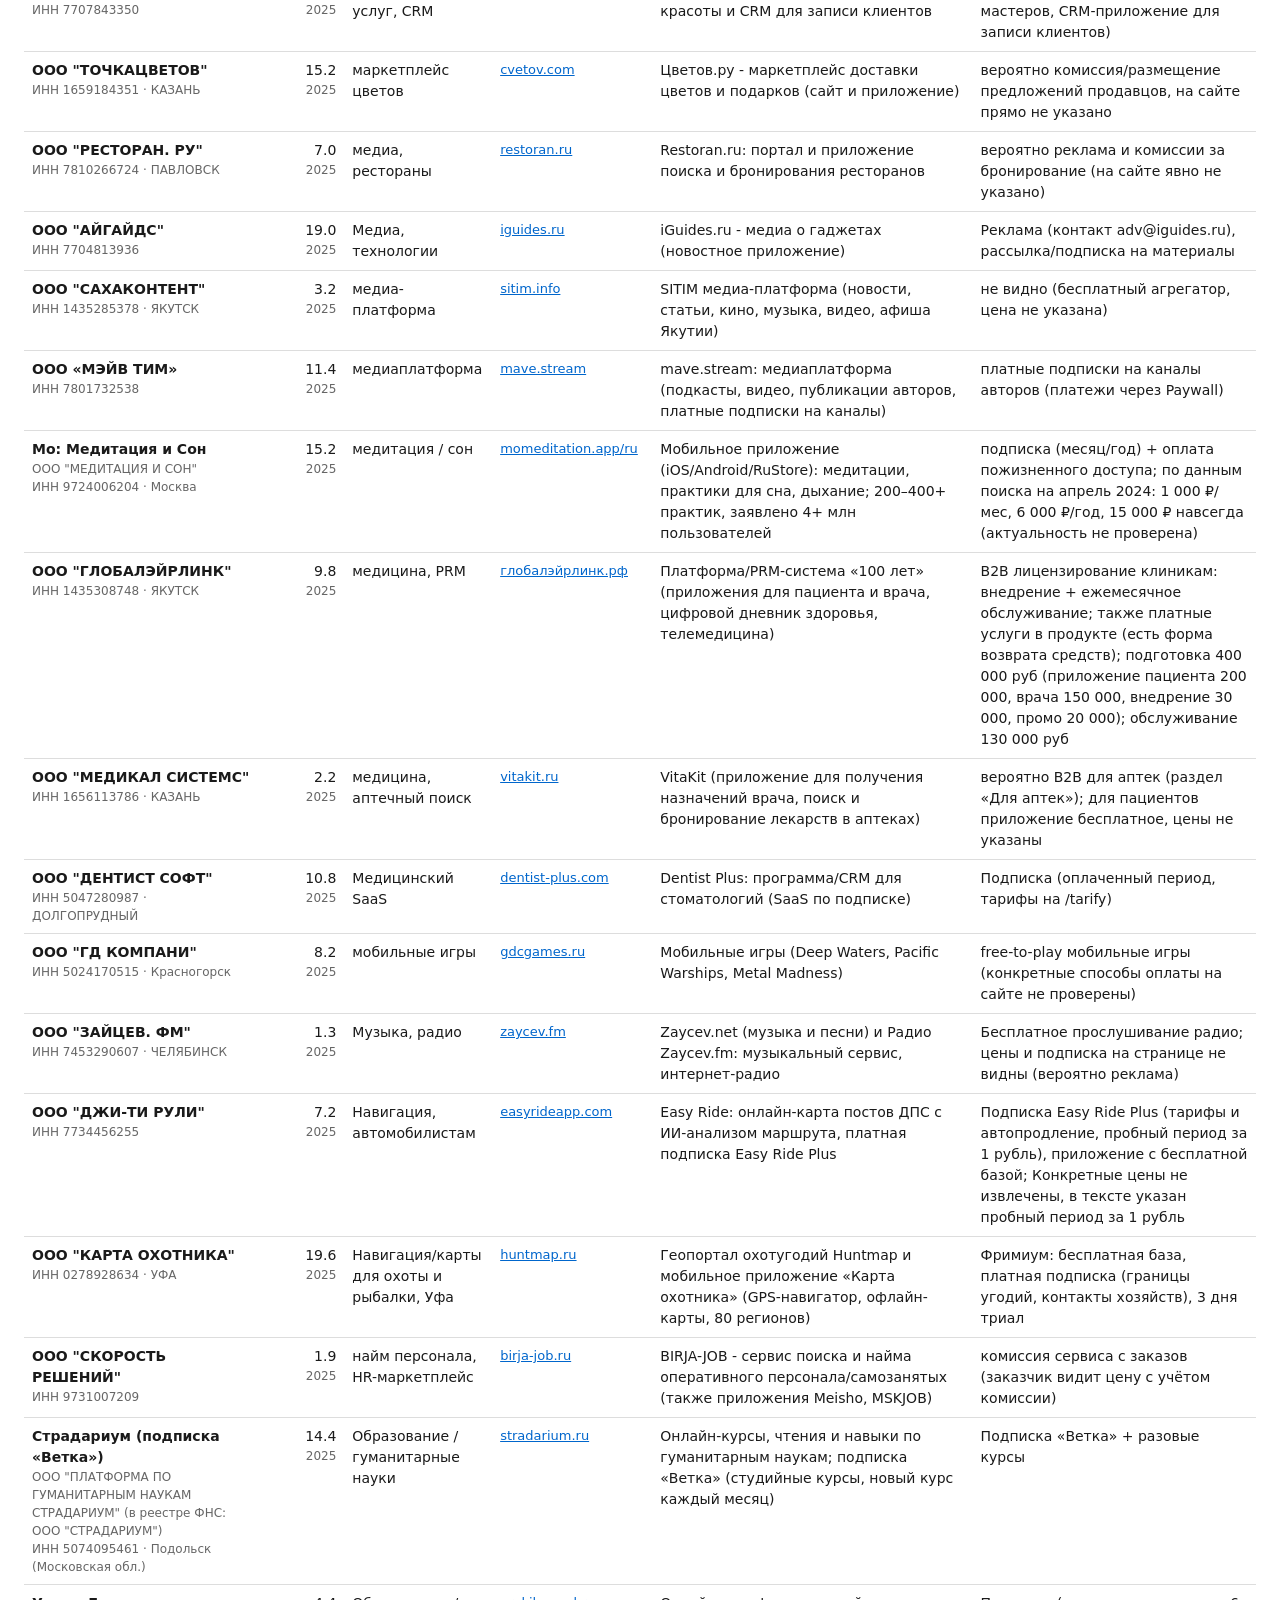
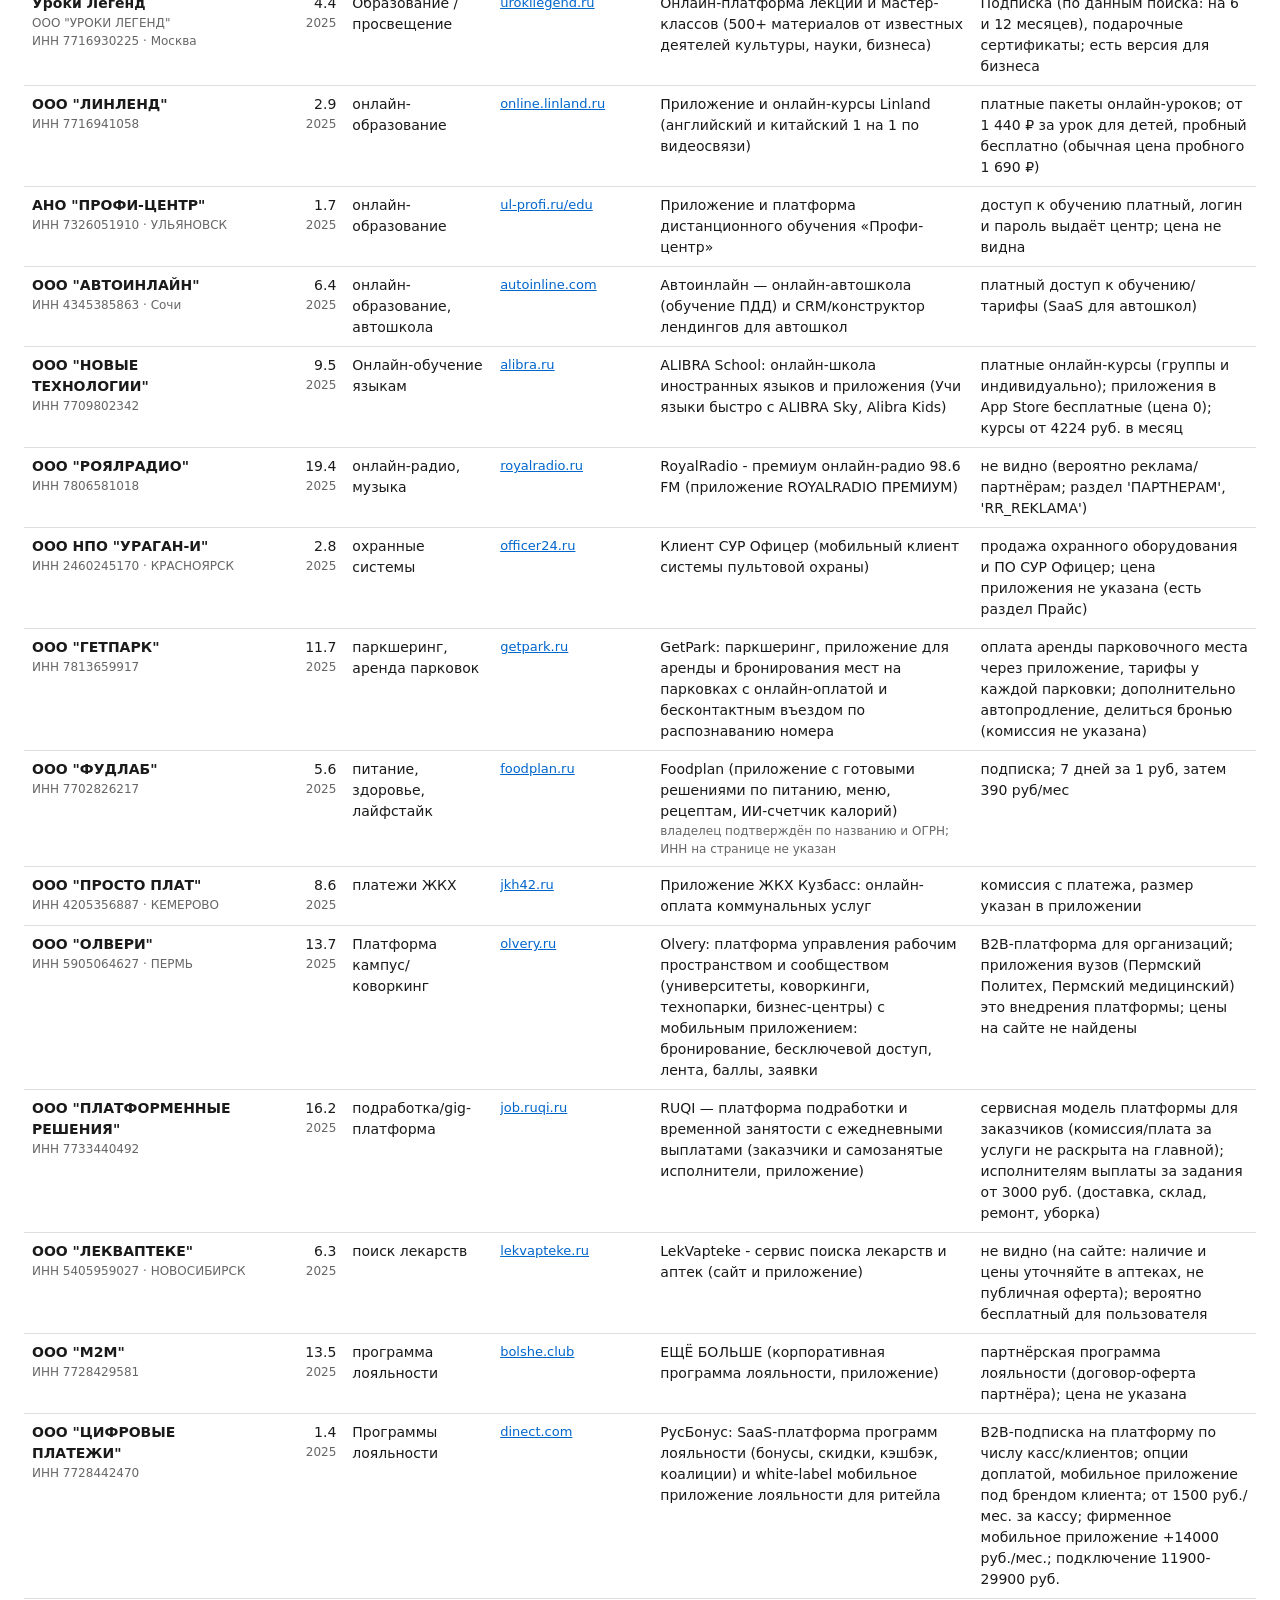
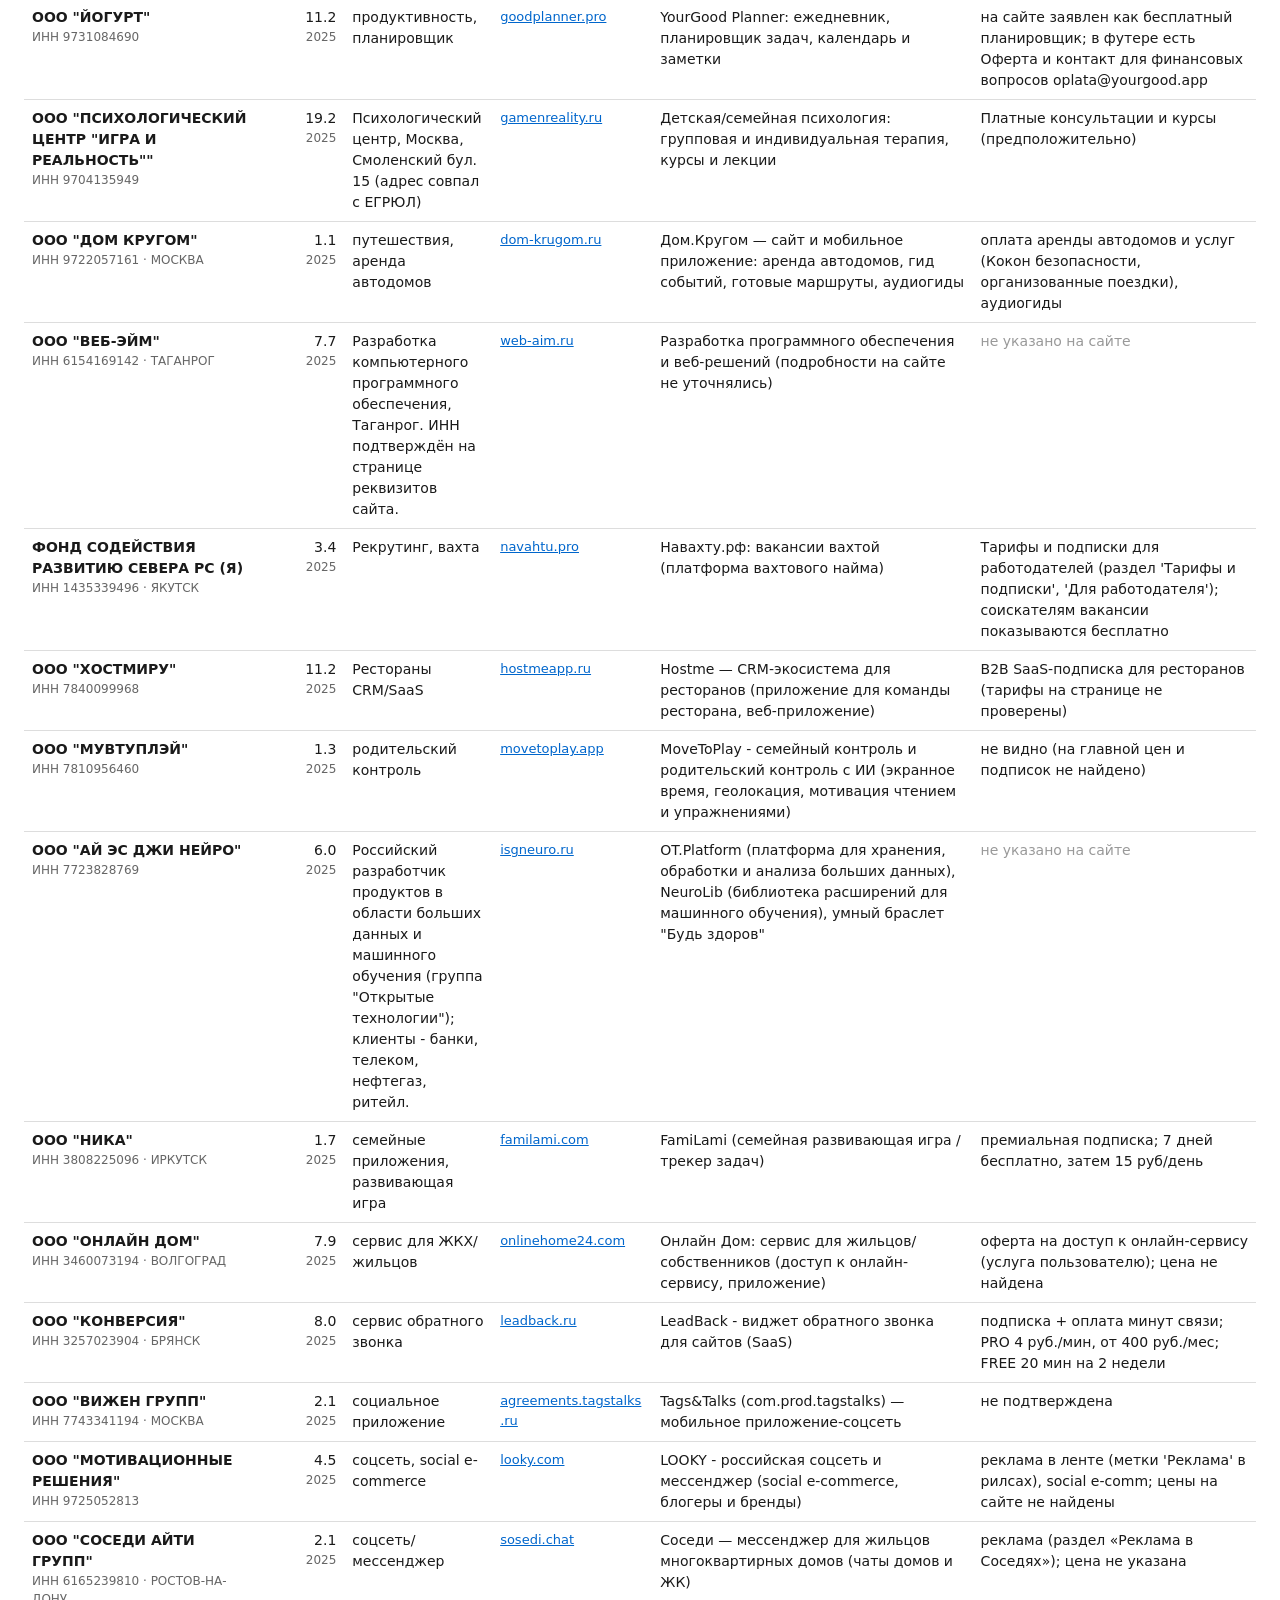
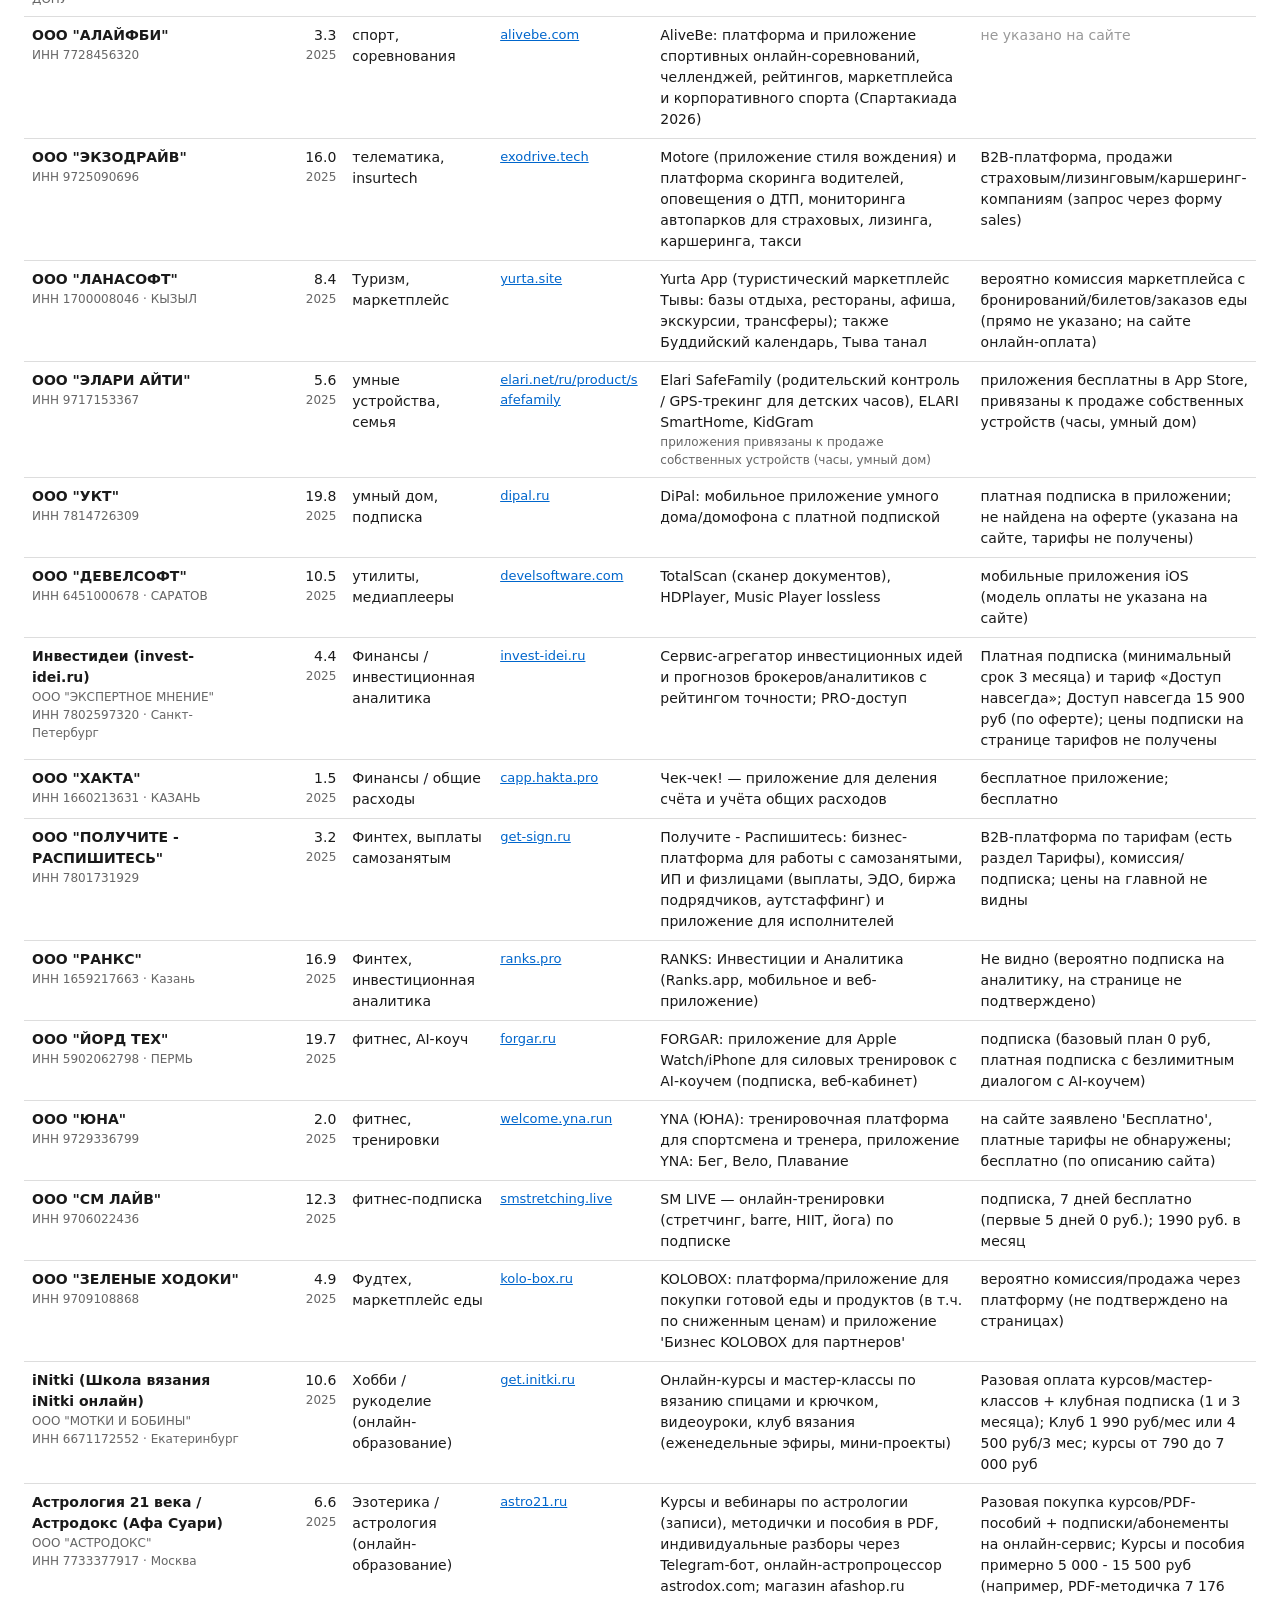
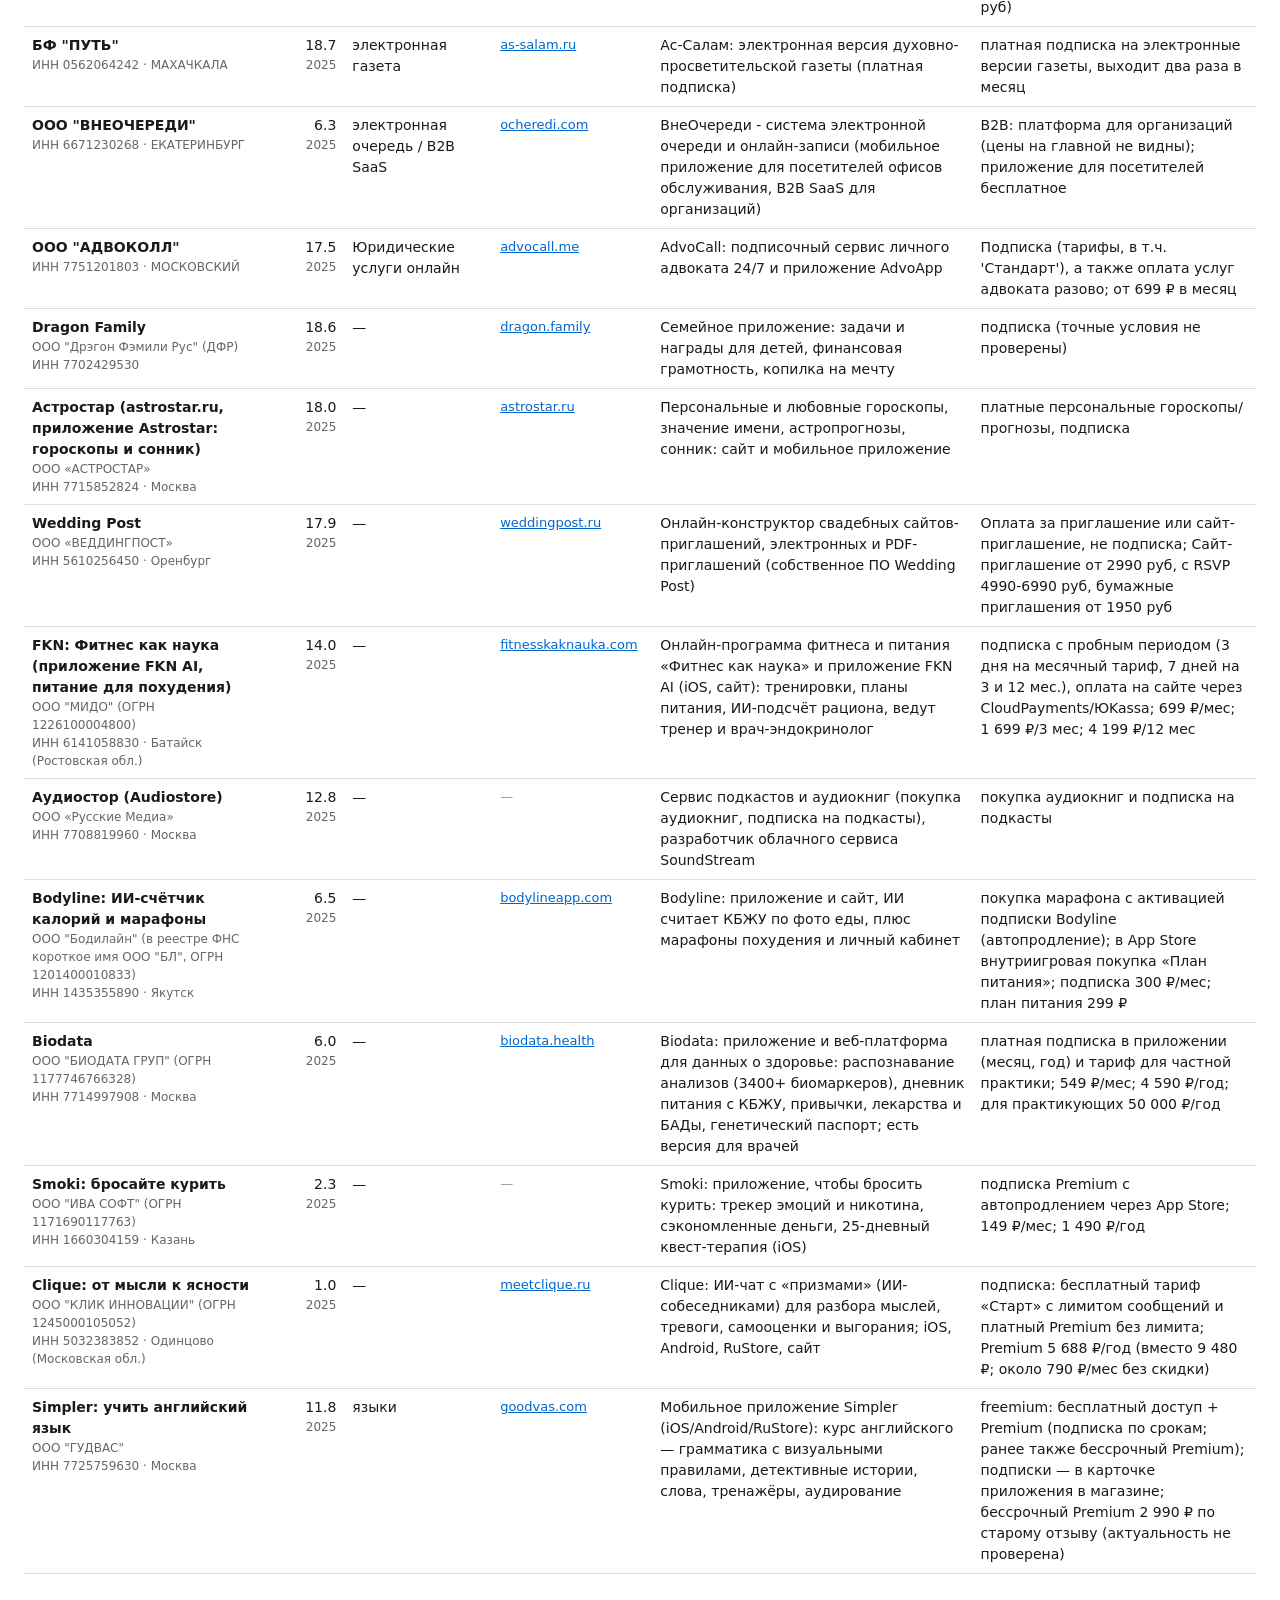
<file: digital_products_report.html>
<!doctype html><html lang=ru><meta charset=utf-8><meta name=viewport content="width=device-width,initial-scale=1"><title>Компании с цифровыми продуктами</title>
<style>body{font:15px/1.5 system-ui,sans-serif;margin:auto;padding:24px;max-width:1300px;color:#1a1a1a;background:#fff}h1{font-size:24px}h2{margin-top:34px;border-bottom:2px solid #eee;padding-bottom:6px}
.note{background:#f6f6f2;border-left:4px solid #c96;padding:12px 16px;margin:16px 0}
table{border-collapse:collapse;width:100%;table-layout:fixed}th,td{border-bottom:1px solid #ddd;padding:8px;text-align:left;vertical-align:top;font-size:14px;overflow-wrap:anywhere}th{background:#f2f2f2;font-size:13px;position:sticky;top:0}
col.c1{width:19%}col.c2{width:7%}col.c3{width:12%}col.c4{width:13%}col.c5{width:26%}col.c6{width:23%}
.r{text-align:right;white-space:nowrap}.s{color:#666;font-size:12px}.n{color:#999}a{color:#06c}.u{font-size:13px}
#q{width:100%;padding:8px;font-size:15px;margin:8px 0;box-sizing:border-box}@media print{body{padding:0}tr{break-inside:avoid}#q{display:none}}</style>
<h1>Российские компании, продающие свои цифровые продукты онлайн</h1>
<p>Выручка за последний отчётный год по данным ФНС (bo.nalog.gov.ru), млн ₽. Дата: 2 октября 2026.</p>
<div class=note><b>Охват и ограничения.</b> 143 компаний с выручкой 1–20 млн ₽ и 745 выше диапазона. Это не весь рынок: проверялись приложения из каталогов App Store и Google Play, у которых есть сайт с реквизитами. ИП и самозанятые в реестре бухотчётности не видны, часть сайтов закрыта для прокси. Выручка относится ко всему юрлицу, а не к одному продукту. Раздел «на чём зарабатывают» взят с сайтов и из карточек магазинов, цены могли измениться. Если на сайте способ монетизации не указан, в ячейке так и написано.</div>
<h2>1. Выручка 1–20 млн ₽ (143)</h2>
<input id=q placeholder="Поиск по таблице: название, сфера, продукт…" oninput="f()">
<table id=t><colgroup><col class=c1><col class=c2><col class=c3><col class=c4><col class=c5><col class=c6></colgroup>
<tr><th>Компания<th>Выручка, млн ₽<th>Сфера<th>Сайт<th>Продукт<th>На чём зарабатывают</tr><tr><td class=co><b>ООО &quot;НОТОС&quot;</b><div class=s></div><div class=s>ИНН 6154163101 · Таганрог</div></td><td class=r>5.5<div class=s>2025</div></td><td>AgroTech, метеосервис</td><td class=u><a href="https://погодавполе.рф" rel=noopener>погодавполе.рф</a></td><td>погодавполе.рф - облачный сервис агрометеостанций по подписке (датчики, данные о погоде и влаге почвы)</td><td>подписка «Базовая» (только облачный сервис), «Расширенная», «Полная» с оборудованием; от 66 000 руб./год (подписка; на главной также «от 5 500₽ в месяц»)</td></tr><tr><td class=co><b>ООО «МОБИЛЬНЫЕ РЕШЕНИЯ ДЛЯ БИЗНЕСА»</b><div class=s></div><div class=s>ИНН 7716727576</div></td><td class=r>17.9<div class=s>2025</div></td><td>B2B SaaS, FSM</td><td class=u><a href="https://mobiforce.ru" rel=noopener>mobiforce.ru</a></td><td>Mobiforce FSM: SaaS для управления мобильными сотрудниками (заявки, отчёты, чеклисты)</td><td>подписка за пользователя в месяц, тарифы СТАРТ и выше; от 525 / 675 / 899 руб. в месяц за пользователя</td></tr><tr><td class=co><b>ООО &quot;ДЕЛО ИТ&quot;</b><div class=s></div><div class=s>ИНН 0276180174 · УФА</div></td><td class=r>2.0<div class=s>2025</div></td><td>B2B SaaS, service desk</td><td class=u><a href="https://delo-it.ru" rel=noopener>delo-it.ru</a></td><td>Платформа Дело ИТ: service desk для распределённой сети объектов (веб + мобильное приложение)</td><td>B2B-подписка; 10 000 ₽/мес фиксированно (по тарифам на сайте)</td></tr><tr><td class=co><b>ООО «УМНЫЕ ДОКУМЕНТЫ»</b><div class=s></div><div class=s>ИНН 9722071039</div></td><td class=r>2.1<div class=s>2025</div></td><td>B2B SaaS, документы</td><td class=u><a href="https://datadoc.ru/" rel=noopener>datadoc.ru</a></td><td>DataDoc: онлайн-конструктор договоров и комплектов документов (веб и приложение iOS/Android, интеграции amoCRM, Bitrix24, Yclients)<div class=s>владелец подтверждён по названию юрлица; ИНН текстом на сайте не указан</div></td><td>SaaS по подписке, бесплатно 7 дней, дальше тарифы; цена не найдена</td></tr><tr><td class=co><b>ООО &quot;ДОСТАВИКС&quot;</b><div class=s></div><div class=s>ИНН 6320073390 · ТОЛЬЯТТИ</div></td><td class=r>7.8<div class=s>2025</div></td><td>B2B SaaS, доставка еды</td><td class=u><a href="https://beex.is" rel=noopener>beex.is</a></td><td>BeeX: платформа автоматизации доставки еды для ресторанов и кафе (CRM, приложения доставки); приложения заведений в App Store - white-label витрины клиентов<div class=s>SaaS-платформа; приложения заведений на ней — клиентские витрины</div></td><td>тарифы для бизнеса (страница /tariffs, цены не извлечены)</td></tr><tr><td class=co><b>ООО &quot;МЕСТОПОЛОЖЕНИЕ&quot;</b><div class=s></div><div class=s>ИНН 7813286743</div></td><td class=r>1.8<div class=s>2025</div></td><td>B2B SaaS, контроль персонала</td><td class=u><a href="https://qrpoint.ru" rel=noopener>qrpoint.ru</a></td><td>QRPoint: мобильное приложение и сервис контроля мобильных сотрудников (GPS-трекинг, фотоотчёты, задачи на карте)</td><td>тарифы сервиса; комиссия сервиса 5-15% от стоимости тарифа/заявки (по оферте)</td></tr><tr><td class=co><b>ООО &quot;ТИПС-РУС&quot;</b><div class=s></div><div class=s>ИНН 9715319835</div></td><td class=r>10.7<div class=s>2025</div></td><td>B2B SaaS, мотивация продавцов</td><td class=u><a href="http://tips-rus.ru/" rel=noopener>tips-rus.ru</a></td><td>TIPS: реферальная отраслевая система (B2B SaaS/приложение для вендоров и розничных продавцов: бонусы за продажи, обучение, тестирование, конкурсы, проверка выкладки)</td><td>B2B: вендоры платят за систему мотивации розничных продавцов (тарифы на сайте не найдены)</td></tr><tr><td class=co><b>ООО &quot;АКСЕЛЕРАТОР ПРОДАЖ&quot;</b><div class=s></div><div class=s>ИНН 9709074915</div></td><td class=r>10.5<div class=s>2025</div></td><td>B2B SaaS, продажи</td><td class=u><a href="http://salesupacc.ru" rel=noopener>salesupacc.ru</a></td><td>Акселератор продаж 2.0: мобильное решение и IT-платформа для управления командой продаж (геймификация, мотивация)</td><td>B2B-подписка по тарифам; Стартовый 15 000 руб/мес за команду до 25 человек; Стандарт 1 000 руб/мес за лицензию (команды до 100 человек, минимум 700 000 руб в год); Оптимальный: индивидуальный тариф для команд более 100 человек</td></tr><tr><td class=co><b>ООО &quot;ТЕХНОЛАБ&quot;</b><div class=s></div><div class=s>ИНН 0400027007</div></td><td class=r>1.4<div class=s>2025</div></td><td>B2B SaaS, речевая аналитика</td><td class=u><a href="https://artefact.vision/" rel=noopener>artefact.vision</a></td><td>Артефакт (Artefact Vision) — ИИ-ассистент для анализа диалогов сотрудников с клиентами, SaaS-платформа, веб и мобильное приложение</td><td>B2B-подписка/лицензия на ПО, цена за точку снижается при росте сети; от 12 500 руб. (колл-центр/образование, снижается до 5 000), хаб 37 500 руб., носимое устройство 25 000 руб.</td></tr><tr><td class=co><b>ООО &quot;СИСТЕМ ИКС&quot;</b><div class=s></div><div class=s>ИНН 7733393718</div></td><td class=r>18.2<div class=s>2025</div></td><td>B2B платформа</td><td class=u><a href="https://staq.ru" rel=noopener>staq.ru</a></td><td>STAQ: единая цифровая платформа автоматизации процессов (ТОиР, выездной сервис, MES, low-code)</td><td>B2B-лицензирование/внедрение платформы (цены на сайте не видны)</td></tr><tr><td class=co><b>ООО &quot;ВЕБИОН&quot;</b><div class=s></div><div class=s>ИНН 7203536311 · Тюмень</div></td><td class=r>8.9<div class=s>2025</div></td><td>CRM / SaaS</td><td class=u><a href="https://okocrm.com" rel=noopener>okocrm.com</a></td><td>OkoCRM — облачная CRM-система</td><td>подписка SaaS, 14 дней бесплатно; от 712 руб. за пользователя</td></tr><tr><td class=co><b>ООО &quot;АКСЛЕ&quot;</b><div class=s></div><div class=s>ИНН 3906373984 · КАЛИНИНГРАД</div></td><td class=r>9.0<div class=s>2025</div></td><td>CRM SaaS</td><td class=u><a href="https://axle-crm.com" rel=noopener>axle-crm.com</a></td><td>axle-CRM (SaaS-система автоматизации для сферы услуг)</td><td>Подписка SaaS; Тариф Год 18 820 ₽ (1 568 ₽/мес), тариф Месяц 1 960 ₽/мес</td></tr><tr><td class=co><b>ООО &quot;АГЕНТСТВО КОДА&quot;</b><div class=s></div><div class=s>ИНН 2311311394 · КРАСНОДАР</div></td><td class=r>18.8<div class=s>2025</div></td><td>CRM для ломбардов</td><td class=u><a href="https://codeagency.ru/" rel=noopener>codeagency.ru</a></td><td>CRM Карман 24 - ПО для учёта и автоматизации ломбардов и комиссионных магазинов</td><td>продажа/лицензирование ПО (B2B), цена на сайте не указана</td></tr><tr><td class=co><b>ООО &quot;МАЛАХИТ&quot;</b><div class=s></div><div class=s>ИНН 6671293846 · ЕКАТЕРИНБУРГ</div></td><td class=r>10.6<div class=s>2025</div></td><td>CRM, B2B SaaS</td><td class=u><a href="http://www.malahit.com/" rel=noopener>malahit.com</a></td><td>Малахит - CRM/ПО автоматизации салонов красоты, фитнес-клубов, медцентров (десктоп/облако, онлайн-запись и мобильные приложения для клиентов)</td><td>продажа лицензий и аренда ПО (подписка); лицензия от 19 000 руб., аренда от 600 руб.</td></tr><tr><td class=co><b>ООО &quot;МУВИКС&quot;</b><div class=s></div><div class=s>ИНН 3702258736 · ИВАНОВО</div></td><td class=r>9.2<div class=s>2025</div></td><td>CRM, SaaS</td><td class=u><a href="https://wecrm.ru" rel=noopener>wecrm.ru</a></td><td>WeCRM — платформа для связи с клиентами и работы в команде (CRM, SaaS)</td><td>подписка по тарифам (месячный и годовой), 7 дней бесплатно; цены на странице тарифов wecrm.ru/price не удалось считать (рендерятся скриптом); годовой тариф дешевле месячного</td></tr><tr><td class=co><b>ООО &quot;ОБРАЗОВАТЕЛЬНЫЕ ТЕХНОЛОГИИ&quot;</b><div class=s></div><div class=s>ИНН 7703459048</div></td><td class=r>7.7<div class=s>2025</div></td><td>EdTech для ДОО</td><td class=u><a href="http://smartschool.pro (ребрендинг, новый сайт smartsad.pro)" rel=noopener>smartschool.pro (ребрендинг, новый сайт smartsad.pro)</a></td><td>Умный сад / Smart School Pro (платформа для детских садов)</td><td>B2B-подписка/лицензия (на сайте есть раздел Тарифы, цены не смотрел)</td></tr><tr><td class=co><b>ООО &quot;ЭДЬЮКЕЙШН СОФТ&quot;</b><div class=s></div><div class=s>ИНН 1659218515 · КАЗАНЬ</div></td><td class=r>13.6<div class=s>2025</div></td><td>EdTech, логопедия детям</td><td class=u><a href="https://miry-avi.ru" rel=noopener>miry-avi.ru</a></td><td>Миры Ави. Логопедия - приложение для запуска и развития речи у детей от 1 года</td><td>подписка с 7 днями бесплатно, автосписание; от 499 руб/мес (годовой 5 990 руб), 3 990 руб (665 руб/мес), помесячно 790 руб/мес</td></tr><tr><td class=co><b>ООО &quot;ГДЗ МЕДИА&quot;</b><div class=s></div><div class=s>ИНН 7447273924 · ЧЕЛЯБИНСК</div></td><td class=r>15.5<div class=s>2025</div></td><td>EdTech, семья/дети</td><td class=u><a href="https://yesli.app/" rel=noopener>yesli.app</a></td><td>YESLI: награды за учебу (семейное приложение мотивации ребенка: оценки и домашние задачи конвертируются в денежные бонусы)</td><td>не видно; сайт позиционирует приложение как бесплатное; бесплатно (по заявлению на сайте)</td></tr><tr><td class=co><b>ООО &quot;МАТКЛАБ&quot;</b><div class=s></div><div class=s>ИНН 2901313073</div></td><td class=r>18.2<div class=s>2025</div></td><td>EdTech, студенты</td><td class=u><a href="http://campusapp.ru" rel=noopener>campusapp.ru</a></td><td>Кампус - Расписание занятий (приложение/суперапп для студентов: расписание вузов, отзывы на вузы и преподавателей, курсы)</td><td>не видно (приложение бесплатное; есть разделы Бизнесу, Вакансии, Курсы)</td></tr><tr><td class=co><b>ООО &quot;ЭЛЕКТ АЙТИ&quot;</b><div class=s></div><div class=s>ИНН 7708394845</div></td><td class=r>10.1<div class=s>2025</div></td><td>GovTech, выборы, ПО</td><td class=u><a href="https://elect-it.ru" rel=noopener>elect-it.ru</a></td><td>Информационная система «Выборы» (ПО для сопровождения избирательных кампаний, лицензируется территориальным избирательным комиссиям); приложение Выборы.сканер</td><td>продажа лицензий ПО (B2G); 150 000 руб за территориальную комиссию; скидки: до 20 комиссий бесплатно, до 30 - 20 000, до 40 - 30 000, более 40 - 50 000 руб</td></tr><tr><td class=co><b>ООО &quot;АПГРЕЙД ПРОДАКШН&quot;</b><div class=s></div><div class=s>ИНН 5903117707 · ПЕРМЬ</div></td><td class=r>9.4<div class=s>2025</div></td><td>GovTech, надзор</td><td class=u><a href="https://torknd-plus.ru/" rel=noopener>torknd-plus.ru</a></td><td>Охотнадзор / ТОР КНД+ (SaaS-система для контрольно-надзорных органов, мобильные приложения «Охота на Ямале», «СУДиДЕЛО Mobile»)</td><td>B2G: договор на систему, настройка ТОР КНД, сопровождение, обучение; также заказная разработка для КНД. Цена не указана</td></tr><tr><td class=co><b>ООО &quot;ФУДЛАБС РУС&quot;</b><div class=s></div><div class=s>ИНН 5260487145 · Нижний Новгород</div></td><td class=r>4.8<div class=s>2025</div></td><td>Health, питание</td><td class=u><a href="https://foodlabs.info/" rel=noopener>foodlabs.info</a></td><td>FoodLabs: счетчик калорий ИИ (подсчет КБЖУ, бюджет на еду, список покупок, заказ продуктов)</td><td>не видно (на сайте нет тарифов; упомянут заказ продуктов в один клик и подборки в кафе)</td></tr><tr><td class=co><b>ООО &quot;МЕТО ГРУПП&quot;</b><div class=s></div><div class=s>ИНН 7714442889</div></td><td class=r>5.4<div class=s>2025</div></td><td>HR-платформа, выплаты</td><td class=u><a href="https://meto-group.ru/" rel=noopener>meto-group.ru</a></td><td>METO: платформа для найма, управления персоналом и выплат самозанятым (приложения METO - сотрудники, METO Самозанятые)</td><td>B2B-платформа для работодателей, условия и цены на сайте не найдены</td></tr><tr><td class=co><b>ООО &quot;ЗБ ГРУПП&quot;</b><div class=s></div><div class=s>ИНН 0266072660 · САЛАВАТ</div></td><td class=r>6.8<div class=s>2025</div></td><td>HR/поиск водителей</td><td class=u><a href="https://zb.su" rel=noopener>zb.su</a></td><td>ZB.Водители — сервис/платформа поиска работы и водителей (вакансии, рейтинг, приложение iOS/Android)</td><td>информационные услуги по публичной оферте (платные услуги для работодателей); конкретные цены не извлечены</td></tr><tr><td class=co><b>ООО &quot;БИ ЭКСКЛЮЗИВ&quot;</b><div class=s></div><div class=s>ИНН 7810852824</div></td><td class=r>2.2<div class=s>2025</div></td><td>legal-tech, документы</td><td class=u><a href="https://7docs.ru" rel=noopener>7docs.ru</a></td><td>7docs.ru: онлайн-сервис подготовки документов (регистрация ИП/ООО, ЕГРЮЛ) и приложение Сведения из ЕГРЮЛ/ЕГРИП</td><td>платный онлайн-сервис, партнёрская программа; цены не выявлены</td></tr><tr><td class=co><b>ООО &quot;АЙТИ ПРОГРАММА&quot;</b><div class=s></div><div class=s>ИНН 7806252341</div></td><td class=r>1.5<div class=s>2025</div></td><td>proptech, SaaS аренда</td><td class=u><a href="https://rentysoft.ru" rel=noopener>rentysoft.ru</a></td><td>RentySoft / Renty: SaaS для управления посуточной арендой и бесконтактного заселения</td><td>подписка/тарифы на личный кабинет и приложение (лицензионный договор-оферта); умные замки</td></tr><tr><td class=co><b>ООО &quot;ПРОФПРОЕКТ&quot;</b><div class=s></div><div class=s>ИНН 7720396648</div></td><td class=r>16.0<div class=s>2025</div></td><td>proptech, гостеприимство (SaaS)</td><td class=u><a href="https://rmshare.ru/" rel=noopener>rmshare.ru</a></td><td>RoomSharing: система онлайн-заселения, умных замков и AI-коммуникаций с гостями для отелей и апартаментов (web-сайт rmshare.ru, partners.rmshare.ru, приложение для бронирования и контроля доступа)</td><td>B2B SaaS и оборудование (умные замки, киоски); есть страница «Тарифная политика», цены не получены</td></tr><tr><td class=co><b>ООО &quot;МОЙКОД&quot;</b><div class=s></div><div class=s>ИНН 5219384050</div></td><td class=r>1.2<div class=s>2025</div></td><td>QR-сервис, безопасность контактов</td><td class=u><a href="https://moicode.ru" rel=noopener>moicode.ru</a></td><td>Мой Код: сервис умных QR-кодов для связи (наклейки, брелоки, подменные номера)</td><td>платные пакеты защищённых минут подменного номера в приложении, плюс физические QR-наклейки и брелоки; 5 мин 49 руб, 10 мин 99 руб, 30 мин 289 руб</td></tr><tr><td class=co><b>ООО &quot;РЕДСКАЙ&quot;</b><div class=s></div><div class=s>ИНН 9729296352</div></td><td class=r>5.3<div class=s>2025</div></td><td>SaaS HoReCa, автоматизация</td><td class=u><a href="https://redsk.ai" rel=noopener>redsk.ai</a></td><td>Redsk AI: система автоматизации поставщиков HoReCa (веб и приложение, APK)</td><td>B2B SaaS, договор-оферта; демо онлайн</td></tr><tr><td class=co><b>ООО &quot;БЬЮТИ АГЕНТ&quot;</b><div class=s></div><div class=s>ИНН 1673006400 · ЗЕЛЕНОДОЛЬСК</div></td><td class=r>16.9<div class=s>2025</div></td><td>SaaS для бьюти-бизнеса</td><td class=u><a href="https://beautyagent.ru/" rel=noopener>beautyagent.ru</a></td><td>Beauty Agent: CRM и онлайн-запись клиентов для бьюти-мастеров</td><td>SaaS-тарифы (раздел Цены на сайте), суммы не извлечены</td></tr><tr><td class=co><b>ООО &quot;ДУГЛИС-СААС&quot;</b><div class=s></div><div class=s>ИНН 1615012884 · ИННОПОЛИС</div></td><td class=r>16.7<div class=s>2025</div></td><td>SaaS для общепита</td><td class=u><a href="https://dooglys.com" rel=noopener>dooglys.com</a></td><td>Dooglys - SaaS-экосистема автоматизации общепита (касса 54-ФЗ, сайт, приложение, доставка); Dooglys Босс; брендовые приложения заведений<div class=s>SaaS-платформа; приложения заведений на ней — клиентские витрины</div></td><td>B2B SaaS-подписка, тест бесплатно</td></tr><tr><td class=co><b>ООО &quot;АКТОНИКА ПР&quot;</b><div class=s></div><div class=s>ИНН 4217203998 · НОВОКУЗНЕЦК</div></td><td class=r>16.3<div class=s>2025</div></td><td>SaaS для общепита</td><td class=u><a href="https://eda-platform.ru" rel=noopener>eda-platform.ru</a></td><td>Платформа eda-platform: white-label мобильное приложение и сайт для приема заказов для кафе/ресторанов/доставки (SaaS по подписке), приложения Pancho Grill, БайраковЪ, Тоя собраны на ней как клиентские<div class=s>SaaS-платформа; приложения заведений на ней — клиентские витрины</div></td><td>подписка SaaS (тарифы); от 7 500 руб/мес</td></tr><tr><td class=co><b>ООО &quot;ЁЖИК&quot;</b><div class=s></div><div class=s>ИНН 1657262580 · КАЗАНЬ</div></td><td class=r>1.2<div class=s>2025</div></td><td>SaaS ЖКХ</td><td class=u><a href="https://ezhik.online" rel=noopener>ezhik.online</a></td><td>ЁЖИК.онлайн: сервис ведения ГИС ЖКХ для УК и ТСЖ и программа для АДС (диспетчерская) с мобильным приложением для исполнителей</td><td>платные тарифы/подписка, услуги по ГИС ЖКХ; аренда номеров телефонии; от 1791 руб/мес (услуги ГИС ЖКХ); многоканальные номера от 305 руб/мес</td></tr><tr><td class=co><b>ООО &quot;ОВЕРПОРТ&quot;</b><div class=s></div><div class=s>ИНН 5190070563 · МУРМАНСК</div></td><td class=r>3.9<div class=s>2025</div></td><td>SaaS, ЖКХ/персонал</td><td class=u><a href="https://overport.ru" rel=noopener>overport.ru</a></td><td>Overport - облачное ПО по подписке для обслуживания МКД и аутсорсинга линейного персонала</td><td>подписка B2B (цены на главной не указаны)</td></tr><tr><td class=co><b>ООО &quot;ФРУК&quot;</b><div class=s></div><div class=s>ИНН 1655495726 · КАЗАНЬ</div></td><td class=r>6.1<div class=s>2025</div></td><td>SaaS, франчайзинг</td><td class=u><a href="https://franch.baze.pro/" rel=noopener>franch.baze.pro</a></td><td>ФРУК - онлайн-платформа (SaaS) управления франчайзинговыми сетями, с ИИ; приложение ФРУК и L.A.B Space University</td><td>лицензия на платформу по оферте (B2B SaaS)</td></tr><tr><td class=co><b>ООО &quot;СИМПЛИКА&quot;</b><div class=s></div><div class=s>ИНН 1686017374 · Казань</div></td><td class=r>13.9<div class=s>2025</div></td><td>Автообучение, EdTech</td><td class=u><a href="https://хочу-водить.рф" rel=noopener>хочу-водить.рф</a></td><td>Хочу-Водить (рейтинги автошкол, тренажёр ПДД), Автошкола-Контроль и Ягуар.Школа (приложения для автошкол и учеников)</td><td><span class=n>не указано на сайте</span></td></tr><tr><td class=co><b>ООО &quot;АВТОМОСТ.ПРО&quot;</b><div class=s></div><div class=s>ИНН 1655508100 · КАЗАНЬ</div></td><td class=r>2.3<div class=s>2025</div></td><td>автообъявления</td><td class=u><a href="https://automost.ru" rel=noopener>automost.ru</a></td><td>AUTOMOST: площадка автомобильных объявлений и сервисов (сайт и приложения)</td><td>платное премиум-размещение объявлений (раздел Премиум-размещение), сервисы: лизинг, кредит, проверка авто, генератор ДКП; видна страница Поддержать проект</td></tr><tr><td class=co><b>ООО &quot;ТИМЕРА&quot;</b><div class=s></div><div class=s>ИНН 5609186985 · ОРЕНБУРГ</div></td><td class=r>6.9<div class=s>2025</div></td><td>автосервисы, маркетплейс</td><td class=u><a href="https://supgetter.ru/" rel=noopener>supgetter.ru</a></td><td>Supgetter (приложение и сайт для автомобилистов: заявки, объявления, калькулятор ОСАГО, маркетплейс автоуслуг)</td><td>вероятно B2B-размещение компаний и комиссии (раздел «Для бизнеса»), на сайте точно не проверено</td></tr><tr><td class=co><b>ООО &quot;ФАЙНАПП&quot;</b><div class=s></div><div class=s>ИНН 9722013319 · ТЮМЕНЬ</div></td><td class=r>5.9<div class=s>2025</div></td><td>автосервисы, оплата штрафов</td><td class=u><a href="https://fineapp.ru" rel=noopener>fineapp.ru</a></td><td>FineApp - проверка и оплата штрафов ГИБДД по госномеру, оплата парковок</td><td>сервис оплаты штрафов/парковок (комиссия, платные функции не уточнены)</td></tr><tr><td class=co><b>ООО &quot;СТРАТЕГИЯ РОСТА&quot;</b><div class=s></div><div class=s>ИНН 7452044133 · ЧЕЛЯБИНСК</div></td><td class=r>19.7<div class=s>2025</div></td><td>аренда жилья посуточно</td><td class=u><a href="https://kvartirka.com" rel=noopener>kvartirka.com</a></td><td>Квартирка: сервис бронирования посуточного жилья (сайт и приложения iOS/Android/Huawei/RuStore)</td><td>маркетплейс-комиссия с бронирований (на странице комиссия не проверена), бонусы и кешбэк для гостей</td></tr><tr><td class=co><b>ООО &quot;НТОО ПЕРЕСВЕТ&quot;</b><div class=s></div><div class=s>ИНН 1655489391 · ИННОПОЛИС</div></td><td class=r>3.1<div class=s>2025</div></td><td>безопасность, ГЛОНАСС</td><td class=u><a href="https://peresvethelp.ru/" rel=noopener>peresvethelp.ru</a></td><td>ПЕРЕСВЕТ-ГЛОНАСС: информационная система личной безопасности (приложение и ГБР)</td><td>заявка на подключение, в т.ч. для бюджетных организаций; цены не видны</td></tr><tr><td class=co><b>ООО &quot;ГРАВИТИ СОФТ&quot;</b><div class=s></div><div class=s>ИНН 7453338190 · ЧЕЛЯБИНСК</div></td><td class=r>3.3<div class=s>2025</div></td><td>бизнес-мессенджер, онлайн-консультант</td><td class=u><a href="https://gravi.org" rel=noopener>gravi.org</a></td><td>Gravity Business Messenger / онлайн-консультант GRAVITY (SaaS-чат для бизнеса)</td><td>подписка (тарифы, версия PRO); PRO бесплатно неделю для новых пользователей; цены в таблице тарифов не извлечены</td></tr><tr><td class=co><b>ООО &quot;ЛЕГАТО&quot;</b><div class=s></div><div class=s>ИНН 3662243473 · ВОРОНЕЖ</div></td><td class=r>5.7<div class=s>2025</div></td><td>билетный SaaS</td><td class=u><a href="https://btickets.ru" rel=noopener>btickets.ru</a></td><td>Btickets (билетная программа/SaaS для организаторов) и Btickets Scanner</td><td>SaaS по тарифам для организаторов (раздел Тарифы), цены не выяснены</td></tr><tr><td class=co><b>ООО &quot;ДАБЛ&#x27;Ю ДЖИ 13&quot;</b><div class=s></div><div class=s>ИНН 9706036044</div></td><td class=r>7.0<div class=s>2025</div></td><td>Бьюти, запись клиентов (SaaS/маркетплейс)</td><td class=u><a href="https://info.hunter-beauty.ru/" rel=noopener>info.hunter-beauty.ru</a></td><td>Hu:Be (Ху-би): приложение записи клиентов к мастерам красоты, версия для специалистов (Hu:Be Мастер) и для клиентов</td><td>не видно на лендинге</td></tr><tr><td class=co><b>ООО &quot;УК РЕШЕНИЯ&quot;</b><div class=s></div><div class=s>ИНН 9704168729</div></td><td class=r>4.3<div class=s>2025</div></td><td>бьюти-медиа/уход</td><td class=u><a href="https://luuk.media" rel=noopener>luuk.media</a></td><td>LUUK — бьюти-медиа и приложение-трекер ухода (контент, статьи, программы лояльности)</td><td>реклама и партнёрские бьюти-программы (на страницах пометка «Реклама. ООО УК РЕШЕНИЯ»); платной подписки не видно</td></tr><tr><td class=co><b>ООО &quot;ВЕТЭКСПЕРТ&quot;</b><div class=s></div><div class=s>ИНН 9721023843</div></td><td class=r>3.8<div class=s>2025</div></td><td>ветеринарная телемедицина</td><td class=u><a href="https://vetexpert.ru" rel=noopener>vetexpert.ru</a></td><td>ВетЭксперт: онлайн-сервис дистанционных ветеринарных консультаций (сайт и приложение)</td><td>платные онлайн-консультации ветеринарных специалистов по записи; терапевт 990 руб; узкие специалисты (диетолог, дерматолог, зоопсихолог, кардиолог и др.) 1 990 руб</td></tr><tr><td class=co><b>ООО &quot;ТЕЛЕМОСТ&quot;</b><div class=s></div><div class=s>ИНН 7804695757</div></td><td class=r>4.0<div class=s>2025</div></td><td>Видеоконференции, SaaS</td><td class=u><a href="https://mytelemost.ru" rel=noopener>mytelemost.ru</a></td><td>ТелеМост: российская система видеоконференцсвязи (облачная и серверная версии) для бизнеса и госструктур</td><td>Платные тарифы (облачный и серверный), заказ тарифа на сайте; цены в рублях на странице заказа</td></tr><tr><td class=co><b>ООО &quot;ФЭМИТЕЙЛ&quot;</b><div class=s></div><div class=s>ИНН 6320086463 · ТОЛЬЯТТИ</div></td><td class=r>2.2<div class=s>2025</div></td><td>генеалогия / семейное древо</td><td class=u><a href="https://famytale.ru" rel=noopener>famytale.ru</a></td><td>FamyTale - приложение и веб-сервис семейного древа (генеалогия)</td><td>подписка по тарифам (1/3/6/12 мес.), бесплатный базовый уровень; от 124 ₽/мес при оплате 1 490 ₽/год; 249 ₽/мес (2 990 ₽/год); 665 ₽/мес (7 990 ₽/год Premium)</td></tr><tr><td class=co><b>ООО &quot;БИТБАРРЕЛ МЕДИА&quot;</b><div class=s></div><div class=s>ИНН 3900027811 · КАЛИНИНГРАД</div></td><td class=r>4.9<div class=s>2025</div></td><td>городская афиша / соцсервис</td><td class=u><a href="https://new.terka.io/welcome" rel=noopener>new.terka.io/welcome</a></td><td>ТЁРКА — приложение-афиша событий Калининграда (розыгрыши призов, билеты за баллы, отзывы, чек-ины); также SRIV антитрекер</td><td>не видно (баллы не продаются; монетизация на странице не указана)</td></tr><tr><td class=co><b>ООО &quot;ПЛЭЙМИ&quot;</b><div class=s></div><div class=s>ИНН 6154162362 · Таганрог</div></td><td class=r>1.3<div class=s>2025</div></td><td>детские игры, игрушки</td><td class=u><a href="https://purrmurrme.ru/" rel=noopener>purrmurrme.ru</a></td><td>Purrmurrme: мультиплеерная мобильная игра, привязанная к коллекционным игрушкам-кошкам (QR-код из коробки открывает героя в игре)</td><td>продажа физических игрушек с QR-кодом, активирующим виртуального героя в игре; цена игрушек не извлечена; платных внутриигровых покупок на сайте не обнаружено</td></tr><tr><td class=co><b>ООО &quot;УЗЕЛКИ&quot;</b><div class=s></div><div class=s>ИНН 5024182447 · КРАСНОГОРСК</div></td><td class=r>4.5<div class=s>2025</div></td><td>Детское образование</td><td class=u><a href="https://uzelki.com/Chitania" rel=noopener>uzelki.com/Chitania</a></td><td>Читания (детское приложение для обучения чтению, 3-7 лет)</td><td>подписка; 650 руб. в месяц</td></tr><tr><td class=co><b>type.today (шрифтовая студия)</b><div class=s>ООО &quot;ТАЙП ТУДЭЙ&quot;</div><div class=s>ИНН 7730706289 · Москва</div></td><td class=r>14.3<div class=s>2025</div></td><td>Дизайн / типографика</td><td class=u><a href="https://type.today/ru" rel=noopener>type.today/ru</a></td><td>Собственные коммерческие шрифты (кириллица/латиница), лицензии desktop/web/app, журнал о типографике</td><td>Разовая продажа лицензий на шрифты через онлайн-витрину (счёт/оферта для юрлиц); От 6 100 руб за семейство начертаний (на витрине максимум около 168-184 тыс. руб)</td></tr><tr><td class=co><b>ООО &quot;ФИМ ТЕХНОЛОДЖИ&quot;</b><div class=s></div><div class=s>ИНН 0277966154 · УФА</div></td><td class=r>3.1<div class=s>2025</div></td><td>ЖКХ / PropTech</td><td class=u><a href="https://docs.zhivutut.com/" rel=noopener>docs.zhivutut.com</a></td><td>ЖивуТут — платформа для жителей, сотрудников УК и пользователей</td><td><span class=n>не указано на сайте</span></td></tr><tr><td class=co><b>ООО &quot;БИЗНЕСТУГОУ&quot;</b><div class=s></div><div class=s>ИНН 9102000863 · СИМФЕРОПОЛЬ</div></td><td class=r>17.2<div class=s>2025</div></td><td>ЖКХ, платежи</td><td class=u><a href="https://communalka.site" rel=noopener>communalka.site</a></td><td>Коммуналка - мобильное приложение и личный кабинет ЖКХ, центр управления ЖКХ (Крым)</td><td>B2B для управляющих компаний (повышение сбора платежей), для жителей приложение, цена не видна; вероятно бесплатно для жителей</td></tr><tr><td class=co><b>ООО &quot;ВОЛЬТ&quot;</b><div class=s></div><div class=s>ИНН 7736580716</div></td><td class=r>4.9<div class=s>2025</div></td><td>зарядка электромобилей</td><td class=u><a href="https://www.volt-ev.ru" rel=noopener>volt-ev.ru</a></td><td>VOLT — сеть электрозарядных станций и приложение/платформа для зарядки электромобилей и управления ЭЗС</td><td>оплата зарядных сессий в приложении (₽/кВт·ч), SaaS/комиссия от подключения ЭЗС партнёров, продажа ЭЗС</td></tr><tr><td class=co><b>Days — менструальный календарь (Whisper Arts)</b><div class=s>ООО &quot;ВИСПЕР АРТС&quot;</div><div class=s>ИНН 6732071635 · Смоленск</div></td><td class=r>18.1<div class=s>2025</div></td><td>здоровье (женское здоровье, трекер цикла)</td><td class=u><a href="https://www.whisperarts.com/ru/" rel=noopener>whisperarts.com/ru</a></td><td>Мобильные приложения студии Whisper Arts, в т.ч. женский менструальный календарь Days (iOS/Android/RuStore); заявлено 19+ млн загрузок по всем приложениям</td><td>freemium + Premium-подписка (in-app); 199 ₽/мес, 449 ₽/3 мес, 899 ₽/год (App Store, по данным поиска; актуальность не проверена)</td></tr><tr><td class=co><b>ООО &quot;МДСА&quot;</b><div class=s></div><div class=s>ИНН 7730528861</div></td><td class=r>1.0<div class=s>2025</div></td><td>здоровье, цифровой помощник</td><td class=u><a href="https://mdsa.tech/" rel=noopener>mdsa.tech</a></td><td>Сервис/приложение MDSA (ToBeWell): симптом-чекер, оценка рисков заболеваний, трекинг здоровья</td><td><span class=n>не указано на сайте</span></td></tr><tr><td class=co><b>ООО &quot;СООБЩЕСТВО ФИТИЛЬ&quot;</b><div class=s></div><div class=s>ИНН 9703184510</div></td><td class=r>3.0<div class=s>2025</div></td><td>знакомства, соцсеть</td><td class=u><a href="https://fitil.club" rel=noopener>fitil.club</a></td><td>Fitil — клуб знакомств/сообщество с платным членским взносом</td><td>членский взнос за доступ к сервису (на 6 месяцев)</td></tr><tr><td class=co><b>ООО &quot;ПВР&quot;</b><div class=s></div><div class=s>ИНН 9723262815</div></td><td class=r>2.1<div class=s>2025</div></td><td>знакомства, соцсеть</td><td class=u><a href="https://poidemvrestoran.ru" rel=noopener>poidemvrestoran.ru</a></td><td>Мобильное приложение для знакомств «Пойдем в ресторан» (iOS, Android, RuStore)</td><td><span class=n>не указано на сайте</span></td></tr><tr><td class=co><b>ООО &quot;ИРИЙСОФТ&quot;</b><div class=s></div><div class=s>ИНН 3250061555 · БРЯНСК</div></td><td class=r>2.0<div class=s>2025</div></td><td>Игры, gamedev</td><td class=u><a href="https://www.iriysoft.com" rel=noopener>iriysoft.com</a></td><td>Мобильные и ПК-игры (Cursed Treasure, Cycle Extreme, Road Of Fury 4, Tequila Zombies; Steam, Google Play, App Store)</td><td>продажа игр (Steam, платные мобильные версии; точные цены не проверены)</td></tr><tr><td class=co><b>Syntx AI, бот @syntxaibot</b><div class=s>ООО &quot;СИНТЭКС ИИ&quot;</div><div class=s>ИНН 3604085877 · Воронежская обл.</div></td><td class=r>9.9<div class=s>2025</div></td><td>ИИ-агрегатор (текст/картинки/видео/музыка)</td><td class=u><a href="https://syntx.ai" rel=noopener>syntx.ai</a></td><td>Агрегатор 100+ нейросетей (тексты GPT/Claude/Gemini, изображения, видео, музыка Suno) в Telegram-боте и веб-версии по единой подписке<div class=s>СРЕДНЯЯ УВЕРЕННОСТЬ: связь бренда с ООО &quot;СИНТЭКС ИИ&quot; (ИНН 3604085877, ОГРН 1253600010850, создано 23.07.2025) получена из результата веб-поиска, в первоисточнике не подтверждена. Актуальная оферта syntx.ai (ред. 03.07.2026) заключается с SYNTX INTELLIGENCE - FZCO (ОАЭ). Выручка ООО за 2025 - только с момента регистрации (июль-декабрь). Цены тарифов в первоисточнике не проверялись.</div></td><td>Подписка (Pro-тарифы) и токены</td></tr><tr><td class=co><b>MPCard</b><div class=s>ООО &quot;ИМИКО&quot;</div><div class=s>ИНН 7813670710 · Санкт-Петербург</div></td><td class=r>19.5<div class=s>2025</div></td><td>ИИ-инструменты для селлеров маркетплейсов</td><td class=u><a href="https://www.mpcard.ai/" rel=noopener>mpcard.ai</a></td><td>AI-сервис создания карточек товаров и инфографики для маркетплейсов (нейросеть Marketplace AI)</td><td>подписка (бесплатно 4 генерации, далее платные тарифы); от 890 руб/мес</td></tr><tr><td class=co><b>ООО &quot;ВИЖНСЕРВИС&quot;</b><div class=s></div><div class=s>ИНН 6163223830 · РОСТОВ-НА-ДОНУ</div></td><td class=r>15.8<div class=s>2025</div></td><td>ИИ-протоколирование встреч</td><td class=u><a href="https://meetron.ru" rel=noopener>meetron.ru</a></td><td>MEETRON: российская платформа записи, расшифровки и протоколирования встреч и звонков на ИИ (on-premise/cloud), мобильное приложение для записи и доступа со смартфона</td><td>B2B-лицензии/подписка, развертывание on-premise или в облаке, по запросу демо</td></tr><tr><td class=co><b>ООО &quot;ЭЙАЙЭКСПЕРТ&quot;</b><div class=s></div><div class=s>ИНН 9710135746</div></td><td class=r>8.3<div class=s>2025</div></td><td>ИИ-сервисы</td><td class=u><a href="https://aixpert.ru/" rel=noopener>aixpert.ru</a></td><td>aiXpert SuperApp — экосистема ИИ-сервисов (приложение AIXPERT)</td><td><span class=n>не указано на сайте</span></td></tr><tr><td class=co><b>SteosVoice (бывш. CyberVoice), бот @steosvoice_bot</b><div class=s>ООО &quot;БИЗНЕС ИНТЕЛЛЕКТ&quot;</div><div class=s>ИНН 2308274390 · Краснодар</div></td><td class=r>11.9<div class=s>2025</div></td><td>ИИ-синтез речи / озвучка</td><td class=u><a href="https://cybervoice.io/ru" rel=noopener>cybervoice.io/ru</a></td><td>ИИ-озвучка текста (синтез речи, &#x27;культовые&#x27; голоса персонажей) в Telegram-боте и на сайте, есть API<div class=s>Юрлицо подтверждено на сайте (футер/условия: ООО &quot;БИЗНЕС ИНТЕЛЛЕКТ&quot;, ОГРН 1202300040524, ИНН 2308274390); в реестре ФНС ACTIVE, ОКВЭД 62.01</div></td><td>Бесплатный ограниченный доступ в боте + платные месячные тарифы и разовый пакет; ₽200–700/мес; разовый пакет ₽3000</td></tr><tr><td class=co><b>Войси (Voicee), боты @voicee_ai_bot / @gotranscribe_bot</b><div class=s>ООО &quot;ВОЙСИ&quot;</div><div class=s>ИНН 9717154850 · Москва</div></td><td class=r>15.7<div class=s>2025</div></td><td>ИИ-транскрибация / речь</td><td class=u><a href="https://voicee.ru" rel=noopener>voicee.ru</a></td><td>ИИ-транскрибация аудио/видео в текст, перевод, субтитры, конспекты; боты в Telegram, VK и MAX + сайт<div class=s>Юрлицо из публичной оферты (ОГРН 1247700128653, ИНН 9717154850); в реестре ФНС ACTIVE, ОКВЭД 62.01</div></td><td>Пакеты &#x27;войсов&#x27; (внутренняя единица) и подписка &#x27;Про&#x27;; от 500 ₽/час записи, до 200 ₽/час с пакетами и подпиской &#x27;Про&#x27;</td></tr><tr><td class=co><b>ООО &quot;АТОМ СОФТ&quot;</b><div class=s></div><div class=s>ИНН 9731081731</div></td><td class=r>13.8<div class=s>2025</div></td><td>корпоративный SaaS, коллаборация</td><td class=u><a href="https://singledesk.ru" rel=noopener>singledesk.ru</a></td><td>Single Desk: единое цифровое рабочее пространство (коммуникации, календарь, задачи, файлы и документооборот), мобильные приложения iOS/Android и веб</td><td>вероятно корпоративная подписка/лицензия (на сайте цена не найдена, кнопка &#x27;Получить доступ&#x27;)</td></tr><tr><td class=co><b>ООО &quot;СПОРТИВНЫЕ РЕШЕНИЯ&quot;</b><div class=s></div><div class=s>ИНН 9703209179</div></td><td class=r>3.3<div class=s>2025</div></td><td>корпоративный wellness</td><td class=u><a href="https://challengego.ru" rel=noopener>challengego.ru</a></td><td>ChallengeGo (корпоративная платформа шагов/челленджей для сотрудников)</td><td>подписка/тарифы для компаний (B2B)</td></tr><tr><td class=co><b>ООО &quot;БЭШ-ТУДЭЙ&quot;</b><div class=s></div><div class=s>ИНН 9705040880</div></td><td class=r>19.8<div class=s>2025</div></td><td>Маркетплейс аренды площадок</td><td class=u><a href="https://bash.today/" rel=noopener>bash.today</a></td><td>Bash Today: онлайн-маркетплейс аренды лофтов и площадок для мероприятий (+ Bash Days, Bash Speedtest)</td><td>Предположительно комиссия с бронирований, на сайте не указано. Площадки от 3 200 ₽/час.</td></tr><tr><td class=co><b>ООО &quot;УМНЫЙ БИЗНЕС&quot;</b><div class=s></div><div class=s>ИНН 7707843350</div></td><td class=r>14.9<div class=s>2025</div></td><td>маркетплейс услуг, CRM</td><td class=u><a href="https://moiprofi.ru" rel=noopener>moiprofi.ru</a></td><td>Мой Профи: каталог частных мастеров красоты и CRM для записи клиентов</td><td>не видно на главной (каталог мастеров, CRM-приложение для записи клиентов)</td></tr><tr><td class=co><b>ООО &quot;ТОЧКАЦВЕТОВ&quot;</b><div class=s></div><div class=s>ИНН 1659184351 · КАЗАНЬ</div></td><td class=r>15.2<div class=s>2025</div></td><td>маркетплейс цветов</td><td class=u><a href="https://cvetov.com" rel=noopener>cvetov.com</a></td><td>Цветов.ру - маркетплейс доставки цветов и подарков (сайт и приложение)</td><td>вероятно комиссия/размещение предложений продавцов, на сайте прямо не указано</td></tr><tr><td class=co><b>ООО &quot;РЕСТОРАН. РУ&quot;</b><div class=s></div><div class=s>ИНН 7810266724 · ПАВЛОВСК</div></td><td class=r>7.0<div class=s>2025</div></td><td>медиа, рестораны</td><td class=u><a href="https://www.restoran.ru" rel=noopener>restoran.ru</a></td><td>Restoran.ru: портал и приложение поиска и бронирования ресторанов</td><td>вероятно реклама и комиссии за бронирование (на сайте явно не указано)</td></tr><tr><td class=co><b>ООО &quot;АЙГАЙДС&quot;</b><div class=s></div><div class=s>ИНН 7704813936</div></td><td class=r>19.0<div class=s>2025</div></td><td>Медиа, технологии</td><td class=u><a href="http://www.iguides.ru" rel=noopener>iguides.ru</a></td><td>iGuides.ru - медиа о гаджетах (новостное приложение)</td><td>Реклама (контакт adv@iguides.ru), рассылка/подписка на материалы</td></tr><tr><td class=co><b>ООО &quot;САХАКОНТЕНТ&quot;</b><div class=s></div><div class=s>ИНН 1435285378 · ЯКУТСК</div></td><td class=r>3.2<div class=s>2025</div></td><td>медиа-платформа</td><td class=u><a href="https://sitim.info" rel=noopener>sitim.info</a></td><td>SITIM медиа-платформа (новости, статьи, кино, музыка, видео, афиша Якутии)</td><td>не видно (бесплатный агрегатор, цена не указана)</td></tr><tr><td class=co><b>ООО «МЭЙВ ТИМ»</b><div class=s></div><div class=s>ИНН 7801732538</div></td><td class=r>11.4<div class=s>2025</div></td><td>медиаплатформа</td><td class=u><a href="https://mave.stream" rel=noopener>mave.stream</a></td><td>mave.stream: медиаплатформа (подкасты, видео, публикации авторов, платные подписки на каналы)</td><td>платные подписки на каналы авторов (платежи через Paywall)</td></tr><tr><td class=co><b>Мо: Медитация и Сон</b><div class=s>ООО &quot;МЕДИТАЦИЯ И СОН&quot;</div><div class=s>ИНН 9724006204 · Москва</div></td><td class=r>15.2<div class=s>2025</div></td><td>медитация / сон</td><td class=u><a href="https://momeditation.app/ru" rel=noopener>momeditation.app/ru</a></td><td>Мобильное приложение (iOS/Android/RuStore): медитации, практики для сна, дыхание; 200–400+ практик, заявлено 4+ млн пользователей</td><td>подписка (месяц/год) + оплата пожизненного доступа; по данным поиска на апрель 2024: 1 000 ₽/мес, 6 000 ₽/год, 15 000 ₽ навсегда (актуальность не проверена)</td></tr><tr><td class=co><b>ООО &quot;ГЛОБАЛЭЙРЛИНК&quot;</b><div class=s></div><div class=s>ИНН 1435308748 · ЯКУТСК</div></td><td class=r>9.8<div class=s>2025</div></td><td>медицина, PRM</td><td class=u><a href="https://глобалэйрлинк.рф" rel=noopener>глобалэйрлинк.рф</a></td><td>Платформа/PRM-система «100 лет» (приложения для пациента и врача, цифровой дневник здоровья, телемедицина)</td><td>B2B лицензирование клиникам: внедрение + ежемесячное обслуживание; также платные услуги в продукте (есть форма возврата средств); подготовка 400 000 руб (приложение пациента 200 000, врача 150 000, внедрение 30 000, промо 20 000); обслуживание 130 000 руб</td></tr><tr><td class=co><b>ООО &quot;МЕДИКАЛ СИСТЕМС&quot;</b><div class=s></div><div class=s>ИНН 1656113786 · КАЗАНЬ</div></td><td class=r>2.2<div class=s>2025</div></td><td>медицина, аптечный поиск</td><td class=u><a href="https://vitakit.ru/" rel=noopener>vitakit.ru</a></td><td>VitaKit (приложение для получения назначений врача, поиск и бронирование лекарств в аптеках)</td><td>вероятно B2B для аптек (раздел «Для аптек»); для пациентов приложение бесплатное, цены не указаны</td></tr><tr><td class=co><b>ООО &quot;ДЕНТИСТ СОФТ&quot;</b><div class=s></div><div class=s>ИНН 5047280987 · ДОЛГОПРУДНЫЙ</div></td><td class=r>10.8<div class=s>2025</div></td><td>Медицинский SaaS</td><td class=u><a href="https://dentist-plus.com" rel=noopener>dentist-plus.com</a></td><td>Dentist Plus: программа/CRM для стоматологий (SaaS по подписке)</td><td>Подписка (оплаченный период, тарифы на /tarify)</td></tr><tr><td class=co><b>ООО &quot;ГД КОМПАНИ&quot;</b><div class=s></div><div class=s>ИНН 5024170515 · Красногорск</div></td><td class=r>8.2<div class=s>2025</div></td><td>мобильные игры</td><td class=u><a href="http://gdcgames.ru" rel=noopener>gdcgames.ru</a></td><td>Мобильные игры (Deep Waters, Pacific Warships, Metal Madness)</td><td>free-to-play мобильные игры (конкретные способы оплаты на сайте не проверены)</td></tr><tr><td class=co><b>ООО &quot;ЗАЙЦЕВ. ФМ&quot;</b><div class=s></div><div class=s>ИНН 7453290607 · ЧЕЛЯБИНСК</div></td><td class=r>1.3<div class=s>2025</div></td><td>Музыка, радио</td><td class=u><a href="https://zaycev.fm" rel=noopener>zaycev.fm</a></td><td>Zaycev.net (музыка и песни) и Радио Zaycev.fm: музыкальный сервис, интернет-радио</td><td>Бесплатное прослушивание радио; цены и подписка на странице не видны (вероятно реклама)</td></tr><tr><td class=co><b>ООО &quot;ДЖИ-ТИ РУЛИ&quot;</b><div class=s></div><div class=s>ИНН 7734456255</div></td><td class=r>7.2<div class=s>2025</div></td><td>Навигация, автомобилистам</td><td class=u><a href="https://easyrideapp.com" rel=noopener>easyrideapp.com</a></td><td>Easy Ride: онлайн-карта постов ДПС с ИИ-анализом маршрута, платная подписка Easy Ride Plus</td><td>Подписка Easy Ride Plus (тарифы и автопродление, пробный период за 1 рубль), приложение с бесплатной базой; Конкретные цены не извлечены, в тексте указан пробный период за 1 рубль</td></tr><tr><td class=co><b>ООО &quot;КАРТА ОХОТНИКА&quot;</b><div class=s></div><div class=s>ИНН 0278928634 · УФА</div></td><td class=r>19.6<div class=s>2025</div></td><td>Навигация/карты для охоты и рыбалки, Уфа</td><td class=u><a href="https://huntmap.ru/" rel=noopener>huntmap.ru</a></td><td>Геопортал охотугодий Huntmap и мобильное приложение «Карта охотника» (GPS-навигатор, офлайн-карты, 80 регионов)</td><td>Фримиум: бесплатная база, платная подписка (границы угодий, контакты хозяйств), 3 дня триал</td></tr><tr><td class=co><b>ООО &quot;СКОРОСТЬ РЕШЕНИЙ&quot;</b><div class=s></div><div class=s>ИНН 9731007209</div></td><td class=r>1.9<div class=s>2025</div></td><td>найм персонала, HR-маркетплейс</td><td class=u><a href="https://birja-job.ru/" rel=noopener>birja-job.ru</a></td><td>BIRJA-JOB - сервис поиска и найма оперативного персонала/самозанятых (также приложения Meisho, MSKJOB)</td><td>комиссия сервиса с заказов (заказчик видит цену с учётом комиссии)</td></tr><tr><td class=co><b>Страдариум (подписка «Ветка»)</b><div class=s>ООО &quot;ПЛАТФОРМА ПО ГУМАНИТАРНЫМ НАУКАМ СТРАДАРИУМ&quot; (в реестре ФНС: ООО &quot;СТРАДАРИУМ&quot;)</div><div class=s>ИНН 5074095461 · Подольск (Московская обл.)</div></td><td class=r>14.4<div class=s>2025</div></td><td>Образование / гуманитарные науки</td><td class=u><a href="https://stradarium.ru" rel=noopener>stradarium.ru</a></td><td>Онлайн-курсы, чтения и навыки по гуманитарным наукам; подписка «Ветка» (студийные курсы, новый курс каждый месяц)</td><td>Подписка «Ветка» + разовые курсы</td></tr><tr><td class=co><b>Уроки Легенд</b><div class=s>ООО &quot;УРОКИ ЛЕГЕНД&quot;</div><div class=s>ИНН 7716930225 · Москва</div></td><td class=r>4.4<div class=s>2025</div></td><td>Образование / просвещение</td><td class=u><a href="https://urokilegend.ru" rel=noopener>urokilegend.ru</a></td><td>Онлайн-платформа лекций и мастер-классов (500+ материалов от известных деятелей культуры, науки, бизнеса)</td><td>Подписка (по данным поиска: на 6 и 12 месяцев), подарочные сертификаты; есть версия для бизнеса</td></tr><tr><td class=co><b>ООО &quot;ЛИНЛЕНД&quot;</b><div class=s></div><div class=s>ИНН 7716941058</div></td><td class=r>2.9<div class=s>2025</div></td><td>онлайн-образование</td><td class=u><a href="https://online.linland.ru" rel=noopener>online.linland.ru</a></td><td>Приложение и онлайн-курсы Linland (английский и китайский 1 на 1 по видеосвязи)</td><td>платные пакеты онлайн-уроков; от 1 440 ₽ за урок для детей, пробный бесплатно (обычная цена пробного 1 690 ₽)</td></tr><tr><td class=co><b>АНО &quot;ПРОФИ-ЦЕНТР&quot;</b><div class=s></div><div class=s>ИНН 7326051910 · УЛЬЯНОВСК</div></td><td class=r>1.7<div class=s>2025</div></td><td>онлайн-образование</td><td class=u><a href="http://ul-profi.ru/edu" rel=noopener>ul-profi.ru/edu</a></td><td>Приложение и платформа дистанционного обучения «Профи-центр»</td><td>доступ к обучению платный, логин и пароль выдаёт центр; цена не видна</td></tr><tr><td class=co><b>ООО &quot;АВТОИНЛАЙН&quot;</b><div class=s></div><div class=s>ИНН 4345385863 · Сочи</div></td><td class=r>6.4<div class=s>2025</div></td><td>онлайн-образование, автошкола</td><td class=u><a href="https://autoinline.com" rel=noopener>autoinline.com</a></td><td>Автоинлайн — онлайн-автошкола (обучение ПДД) и CRM/конструктор лендингов для автошкол</td><td>платный доступ к обучению/тарифы (SaaS для автошкол)</td></tr><tr><td class=co><b>ООО &quot;НОВЫЕ ТЕХНОЛОГИИ&quot;</b><div class=s></div><div class=s>ИНН 7709802342</div></td><td class=r>9.5<div class=s>2025</div></td><td>Онлайн-обучение языкам</td><td class=u><a href="https://alibra.ru" rel=noopener>alibra.ru</a></td><td>ALIBRA School: онлайн-школа иностранных языков и приложения (Учи языки быстро с ALIBRA Sky, Alibra Kids)</td><td>платные онлайн-курсы (группы и индивидуально); приложения в App Store бесплатные (цена 0); курсы от 4224 руб. в месяц</td></tr><tr><td class=co><b>ООО &quot;РОЯЛРАДИО&quot;</b><div class=s></div><div class=s>ИНН 7806581018</div></td><td class=r>19.4<div class=s>2025</div></td><td>онлайн-радио, музыка</td><td class=u><a href="https://royalradio.ru/" rel=noopener>royalradio.ru</a></td><td>RoyalRadio - премиум онлайн-радио 98.6 FM (приложение ROYALRADIO ПРЕМИУМ)</td><td>не видно (вероятно реклама/партнёрам; раздел &#x27;ПАРТНЕРАМ&#x27;, &#x27;RR_REKLAMA&#x27;)</td></tr><tr><td class=co><b>ООО НПО &quot;УРАГАН-И&quot;</b><div class=s></div><div class=s>ИНН 2460245170 · КРАСНОЯРСК</div></td><td class=r>2.8<div class=s>2025</div></td><td>охранные системы</td><td class=u><a href="https://www.officer24.ru" rel=noopener>officer24.ru</a></td><td>Клиент СУР Офицер (мобильный клиент системы пультовой охраны)</td><td>продажа охранного оборудования и ПО СУР Офицер; цена приложения не указана (есть раздел Прайс)</td></tr><tr><td class=co><b>ООО &quot;ГЕТПАРК&quot;</b><div class=s></div><div class=s>ИНН 7813659917</div></td><td class=r>11.7<div class=s>2025</div></td><td>паркшеринг, аренда парковок</td><td class=u><a href="https://getpark.ru/" rel=noopener>getpark.ru</a></td><td>GetPark: паркшеринг, приложение для аренды и бронирования мест на парковках с онлайн-оплатой и бесконтактным въездом по распознаванию номера</td><td>оплата аренды парковочного места через приложение, тарифы у каждой парковки; дополнительно автопродление, делиться бронью (комиссия не указана)</td></tr><tr><td class=co><b>ООО &quot;ФУДЛАБ&quot;</b><div class=s></div><div class=s>ИНН 7702826217</div></td><td class=r>5.6<div class=s>2025</div></td><td>питание, здоровье, лайфстайк</td><td class=u><a href="https://foodplan.ru" rel=noopener>foodplan.ru</a></td><td>Foodplan (приложение с готовыми решениями по питанию, меню, рецептам, ИИ-счетчик калорий)<div class=s>владелец подтверждён по названию и ОГРН; ИНН на странице не указан</div></td><td>подписка; 7 дней за 1 руб, затем 390 руб/мес</td></tr><tr><td class=co><b>ООО &quot;ПРОСТО ПЛАТ&quot;</b><div class=s></div><div class=s>ИНН 4205356887 · КЕМЕРОВО</div></td><td class=r>8.6<div class=s>2025</div></td><td>платежи ЖКХ</td><td class=u><a href="https://jkh42.ru" rel=noopener>jkh42.ru</a></td><td>Приложение ЖКХ Кузбасс: онлайн-оплата коммунальных услуг</td><td>комиссия с платежа, размер указан в приложении</td></tr><tr><td class=co><b>ООО &quot;ОЛВЕРИ&quot;</b><div class=s></div><div class=s>ИНН 5905064627 · ПЕРМЬ</div></td><td class=r>13.7<div class=s>2025</div></td><td>Платформа кампус/коворкинг</td><td class=u><a href="http://olvery.ru" rel=noopener>olvery.ru</a></td><td>Olvery: платформа управления рабочим пространством и сообществом (университеты, коворкинги, технопарки, бизнес-центры) с мобильным приложением: бронирование, бесключевой доступ, лента, баллы, заявки</td><td>B2B-платформа для организаций; приложения вузов (Пермский Политех, Пермский медицинский) это внедрения платформы; цены на сайте не найдены</td></tr><tr><td class=co><b>ООО &quot;ПЛАТФОРМЕННЫЕ РЕШЕНИЯ&quot;</b><div class=s></div><div class=s>ИНН 7733440492</div></td><td class=r>16.2<div class=s>2025</div></td><td>подработка/gig-платформа</td><td class=u><a href="https://job.ruqi.ru" rel=noopener>job.ruqi.ru</a></td><td>RUQI — платформа подработки и временной занятости с ежедневными выплатами (заказчики и самозанятые исполнители, приложение)</td><td>сервисная модель платформы для заказчиков (комиссия/плата за услуги не раскрыта на главной); исполнителям выплаты за задания от 3000 руб. (доставка, склад, ремонт, уборка)</td></tr><tr><td class=co><b>ООО &quot;ЛЕКВАПТЕКЕ&quot;</b><div class=s></div><div class=s>ИНН 5405959027 · НОВОСИБИРСК</div></td><td class=r>6.3<div class=s>2025</div></td><td>поиск лекарств</td><td class=u><a href="https://lekvapteke.ru" rel=noopener>lekvapteke.ru</a></td><td>LekVapteke - сервис поиска лекарств и аптек (сайт и приложение)</td><td>не видно (на сайте: наличие и цены уточняйте в аптеках, не публичная оферта); вероятно бесплатный для пользователя</td></tr><tr><td class=co><b>ООО &quot;М2М&quot;</b><div class=s></div><div class=s>ИНН 7728429581</div></td><td class=r>13.5<div class=s>2025</div></td><td>программа лояльности</td><td class=u><a href="https://bolshe.club" rel=noopener>bolshe.club</a></td><td>ЕЩЁ БОЛЬШЕ (корпоративная программа лояльности, приложение)</td><td>партнёрская программа лояльности (договор-оферта партнёра); цена не указана</td></tr><tr><td class=co><b>ООО &quot;ЦИФРОВЫЕ ПЛАТЕЖИ&quot;</b><div class=s></div><div class=s>ИНН 7728442470</div></td><td class=r>1.4<div class=s>2025</div></td><td>Программы лояльности</td><td class=u><a href="https://dinect.com" rel=noopener>dinect.com</a></td><td>РусБонус: SaaS-платформа программ лояльности (бонусы, скидки, кэшбэк, коалиции) и white-label мобильное приложение лояльности для ритейла</td><td>B2B-подписка на платформу по числу касс/клиентов; опции доплатой, мобильное приложение под брендом клиента; от 1500 руб./мес. за кассу; фирменное мобильное приложение +14000 руб./мес.; подключение 11900-29900 руб.</td></tr><tr><td class=co><b>ООО &quot;ЙОГУРТ&quot;</b><div class=s></div><div class=s>ИНН 9731084690</div></td><td class=r>11.2<div class=s>2025</div></td><td>продуктивность, планировщик</td><td class=u><a href="https://goodplanner.pro/" rel=noopener>goodplanner.pro</a></td><td>YourGood Planner: ежедневник, планировщик задач, календарь и заметки</td><td>на сайте заявлен как бесплатный планировщик; в футере есть Оферта и контакт для финансовых вопросов oplata@yourgood.app</td></tr><tr><td class=co><b>ООО &quot;ПСИХОЛОГИЧЕСКИЙ ЦЕНТР &quot;ИГРА И РЕАЛЬНОСТЬ&quot;&quot;</b><div class=s></div><div class=s>ИНН 9704135949</div></td><td class=r>19.2<div class=s>2025</div></td><td>Психологический центр, Москва, Смоленский бул. 15 (адрес совпал с ЕГРЮЛ)</td><td class=u><a href="https://gamenreality.ru/" rel=noopener>gamenreality.ru</a></td><td>Детская/семейная психология: групповая и индивидуальная терапия, курсы и лекции</td><td>Платные консультации и курсы (предположительно)</td></tr><tr><td class=co><b>ООО &quot;ДОМ КРУГОМ&quot;</b><div class=s></div><div class=s>ИНН 9722057161 · МОСКВА</div></td><td class=r>1.1<div class=s>2025</div></td><td>путешествия, аренда автодомов</td><td class=u><a href="https://dom-krugom.ru" rel=noopener>dom-krugom.ru</a></td><td>Дом.Кругом — сайт и мобильное приложение: аренда автодомов, гид событий, готовые маршруты, аудиогиды</td><td>оплата аренды автодомов и услуг (Кокон безопасности, организованные поездки), аудиогиды</td></tr><tr><td class=co><b>ООО &quot;ВЕБ-ЭЙМ&quot;</b><div class=s></div><div class=s>ИНН 6154169142 · ТАГАНРОГ</div></td><td class=r>7.7<div class=s>2025</div></td><td>Разработка компьютерного программного обеспечения, Таганрог. ИНН подтверждён на странице реквизитов сайта.</td><td class=u><a href="https://web-aim.ru" rel=noopener>web-aim.ru</a></td><td>Разработка программного обеспечения и веб-решений (подробности на сайте не уточнялись)</td><td><span class=n>не указано на сайте</span></td></tr><tr><td class=co><b>ФОНД СОДЕЙСТВИЯ РАЗВИТИЮ СЕВЕРА РС (Я)</b><div class=s></div><div class=s>ИНН 1435339496 · ЯКУТСК</div></td><td class=r>3.4<div class=s>2025</div></td><td>Рекрутинг, вахта</td><td class=u><a href="https://navahtu.pro/" rel=noopener>navahtu.pro</a></td><td>Навахту.рф: вакансии вахтой (платформа вахтового найма)</td><td>Тарифы и подписки для работодателей (раздел &#x27;Тарифы и подписки&#x27;, &#x27;Для работодателя&#x27;); соискателям вакансии показываются бесплатно</td></tr><tr><td class=co><b>ООО &quot;ХОСТМИРУ&quot;</b><div class=s></div><div class=s>ИНН 7840099968</div></td><td class=r>11.2<div class=s>2025</div></td><td>Рестораны CRM/SaaS</td><td class=u><a href="https://www.hostmeapp.ru" rel=noopener>hostmeapp.ru</a></td><td>Hostme — CRM-экосистема для ресторанов (приложение для команды ресторана, веб-приложение)</td><td>B2B SaaS-подписка для ресторанов (тарифы на странице не проверены)</td></tr><tr><td class=co><b>ООО &quot;МУВТУПЛЭЙ&quot;</b><div class=s></div><div class=s>ИНН 7810956460</div></td><td class=r>1.3<div class=s>2025</div></td><td>родительский контроль</td><td class=u><a href="https://movetoplay.app/" rel=noopener>movetoplay.app</a></td><td>MoveToPlay - семейный контроль и родительский контроль с ИИ (экранное время, геолокация, мотивация чтением и упражнениями)</td><td>не видно (на главной цен и подписок не найдено)</td></tr><tr><td class=co><b>ООО &quot;АЙ ЭС ДЖИ НЕЙРО&quot;</b><div class=s></div><div class=s>ИНН 7723828769</div></td><td class=r>6.0<div class=s>2025</div></td><td>Российский разработчик продуктов в области больших данных и машинного обучения (группа &quot;Открытые технологии&quot;); клиенты - банки, телеком, нефтегаз, ритейл.</td><td class=u><a href="https://isgneuro.ru/" rel=noopener>isgneuro.ru</a></td><td>OT.Platform (платформа для хранения, обработки и анализа больших данных), NeuroLib (библиотека расширений для машинного обучения), умный браслет &quot;Будь здоров&quot;</td><td><span class=n>не указано на сайте</span></td></tr><tr><td class=co><b>ООО &quot;НИКА&quot;</b><div class=s></div><div class=s>ИНН 3808225096 · ИРКУТСК</div></td><td class=r>1.7<div class=s>2025</div></td><td>семейные приложения, развивающая игра</td><td class=u><a href="https://familami.com" rel=noopener>familami.com</a></td><td>FamiLami (семейная развивающая игра / трекер задач)</td><td>премиальная подписка; 7 дней бесплатно, затем 15 руб/день</td></tr><tr><td class=co><b>ООО &quot;ОНЛАЙН ДОМ&quot;</b><div class=s></div><div class=s>ИНН 3460073194 · ВОЛГОГРАД</div></td><td class=r>7.9<div class=s>2025</div></td><td>сервис для ЖКХ/жильцов</td><td class=u><a href="https://onlinehome24.com" rel=noopener>onlinehome24.com</a></td><td>Онлайн Дом: сервис для жильцов/собственников (доступ к онлайн-сервису, приложение)</td><td>оферта на доступ к онлайн-сервису (услуга пользователю); цена не найдена</td></tr><tr><td class=co><b>ООО &quot;КОНВЕРСИЯ&quot;</b><div class=s></div><div class=s>ИНН 3257023904 · БРЯНСК</div></td><td class=r>8.0<div class=s>2025</div></td><td>сервис обратного звонка</td><td class=u><a href="https://leadback.ru" rel=noopener>leadback.ru</a></td><td>LeadBack - виджет обратного звонка для сайтов (SaaS)</td><td>подписка + оплата минут связи; PRO 4 руб./мин, от 400 руб./мес; FREE 20 мин на 2 недели</td></tr><tr><td class=co><b>ООО &quot;ВИЖЕН ГРУПП&quot;</b><div class=s></div><div class=s>ИНН 7743341194 · МОСКВА</div></td><td class=r>2.1<div class=s>2025</div></td><td>социальное приложение</td><td class=u><a href="https://agreements.tagstalks.ru" rel=noopener>agreements.tagstalks.ru</a></td><td>Tags&amp;Talks (com.prod.tagstalks) — мобильное приложение-соцсеть</td><td>не подтверждена</td></tr><tr><td class=co><b>ООО &quot;МОТИВАЦИОННЫЕ РЕШЕНИЯ&quot;</b><div class=s></div><div class=s>ИНН 9725052813</div></td><td class=r>4.5<div class=s>2025</div></td><td>соцсеть, social e-commerce</td><td class=u><a href="https://www.looky.com/" rel=noopener>looky.com</a></td><td>LOOKY - российская соцсеть и мессенджер (social e-commerce, блогеры и бренды)</td><td>реклама в ленте (метки &#x27;Реклама&#x27; в рилсах), social e-comm; цены на сайте не найдены</td></tr><tr><td class=co><b>ООО &quot;СОСЕДИ АЙТИ ГРУПП&quot;</b><div class=s></div><div class=s>ИНН 6165239810 · РОСТОВ-НА-ДОНУ</div></td><td class=r>2.1<div class=s>2025</div></td><td>соцсеть/мессенджер</td><td class=u><a href="https://sosedi.chat" rel=noopener>sosedi.chat</a></td><td>Соседи — мессенджер для жильцов многоквартирных домов (чаты домов и ЖК)</td><td>реклама (раздел «Реклама в Соседях»); цена не указана</td></tr><tr><td class=co><b>ООО &quot;АЛАЙФБИ&quot;</b><div class=s></div><div class=s>ИНН 7728456320</div></td><td class=r>3.3<div class=s>2025</div></td><td>спорт, соревнования</td><td class=u><a href="https://alivebe.com" rel=noopener>alivebe.com</a></td><td>AliveBe: платформа и приложение спортивных онлайн-соревнований, челленджей, рейтингов, маркетплейса и корпоративного спорта (Спартакиада 2026)</td><td><span class=n>не указано на сайте</span></td></tr><tr><td class=co><b>ООО &quot;ЭКЗОДРАЙВ&quot;</b><div class=s></div><div class=s>ИНН 9725090696</div></td><td class=r>16.0<div class=s>2025</div></td><td>телематика, insurtech</td><td class=u><a href="https://exodrive.tech/" rel=noopener>exodrive.tech</a></td><td>Motore (приложение стиля вождения) и платформа скоринга водителей, оповещения о ДТП, мониторинга автопарков для страховых, лизинга, каршеринга, такси</td><td>B2B-платформа, продажи страховым/лизинговым/каршеринг-компаниям (запрос через форму sales)</td></tr><tr><td class=co><b>ООО &quot;ЛАНАСОФТ&quot;</b><div class=s></div><div class=s>ИНН 1700008046 · КЫЗЫЛ</div></td><td class=r>8.4<div class=s>2025</div></td><td>Туризм, маркетплейс</td><td class=u><a href="https://yurta.site/" rel=noopener>yurta.site</a></td><td>Yurta App (туристический маркетплейс Тывы: базы отдыха, рестораны, афиша, экскурсии, трансферы); также Буддийский календарь, Тыва танал</td><td>вероятно комиссия маркетплейса с бронирований/билетов/заказов еды (прямо не указано; на сайте онлайн-оплата)</td></tr><tr><td class=co><b>ООО &quot;ЭЛАРИ АЙТИ&quot;</b><div class=s></div><div class=s>ИНН 9717153367</div></td><td class=r>5.6<div class=s>2025</div></td><td>умные устройства, семья</td><td class=u><a href="https://elari.net/ru/product/safefamily/" rel=noopener>elari.net/ru/product/safefamily</a></td><td>Elari SafeFamily (родительский контроль / GPS-трекинг для детских часов), ELARI SmartHome, KidGram<div class=s>приложения привязаны к продаже собственных устройств (часы, умный дом)</div></td><td>приложения бесплатны в App Store, привязаны к продаже собственных устройств (часы, умный дом)</td></tr><tr><td class=co><b>ООО &quot;УКТ&quot;</b><div class=s></div><div class=s>ИНН 7814726309</div></td><td class=r>19.8<div class=s>2025</div></td><td>умный дом, подписка</td><td class=u><a href="https://dipal.ru" rel=noopener>dipal.ru</a></td><td>DiPal: мобильное приложение умного дома/домофона с платной подпиской</td><td>платная подписка в приложении; не найдена на оферте (указана на сайте, тарифы не получены)</td></tr><tr><td class=co><b>ООО &quot;ДЕВЕЛСОФТ&quot;</b><div class=s></div><div class=s>ИНН 6451000678 · САРАТОВ</div></td><td class=r>10.5<div class=s>2025</div></td><td>утилиты, медиаплееры</td><td class=u><a href="http://develsoftware.com" rel=noopener>develsoftware.com</a></td><td>TotalScan (сканер документов), HDPlayer, Music Player lossless</td><td>мобильные приложения iOS (модель оплаты не указана на сайте)</td></tr><tr><td class=co><b>Инвестидеи (invest-idei.ru)</b><div class=s>ООО &quot;ЭКСПЕРТНОЕ МНЕНИЕ&quot;</div><div class=s>ИНН 7802597320 · Санкт-Петербург</div></td><td class=r>4.4<div class=s>2025</div></td><td>Финансы / инвестиционная аналитика</td><td class=u><a href="https://invest-idei.ru" rel=noopener>invest-idei.ru</a></td><td>Сервис-агрегатор инвестиционных идей и прогнозов брокеров/аналитиков с рейтингом точности; PRO-доступ</td><td>Платная подписка (минимальный срок 3 месяца) и тариф «Доступ навсегда»; Доступ навсегда 15 900 руб (по оферте); цены подписки на странице тарифов не получены</td></tr><tr><td class=co><b>ООО &quot;ХАКТА&quot;</b><div class=s></div><div class=s>ИНН 1660213631 · КАЗАНЬ</div></td><td class=r>1.5<div class=s>2025</div></td><td>Финансы / общие расходы</td><td class=u><a href="https://capp.hakta.pro/" rel=noopener>capp.hakta.pro</a></td><td>Чек-чек! — приложение для деления счёта и учёта общих расходов</td><td>бесплатное приложение; бесплатно</td></tr><tr><td class=co><b>ООО &quot;ПОЛУЧИТЕ - РАСПИШИТЕСЬ&quot;</b><div class=s></div><div class=s>ИНН 7801731929</div></td><td class=r>3.2<div class=s>2025</div></td><td>Финтех, выплаты самозанятым</td><td class=u><a href="https://get-sign.ru" rel=noopener>get-sign.ru</a></td><td>Получите - Распишитесь: бизнес-платформа для работы с самозанятыми, ИП и физлицами (выплаты, ЭДО, биржа подрядчиков, аутстаффинг) и приложение для исполнителей</td><td>B2B-платформа по тарифам (есть раздел Тарифы), комиссия/подписка; цены на главной не видны</td></tr><tr><td class=co><b>ООО &quot;РАНКС&quot;</b><div class=s></div><div class=s>ИНН 1659217663 · Казань</div></td><td class=r>16.9<div class=s>2025</div></td><td>Финтех, инвестиционная аналитика</td><td class=u><a href="https://ranks.pro/" rel=noopener>ranks.pro</a></td><td>RANKS: Инвестиции и Аналитика (Ranks.app, мобильное и веб-приложение)</td><td>Не видно (вероятно подписка на аналитику, на странице не подтверждено)</td></tr><tr><td class=co><b>ООО &quot;ЙОРД ТЕХ&quot;</b><div class=s></div><div class=s>ИНН 5902062798 · ПЕРМЬ</div></td><td class=r>19.7<div class=s>2025</div></td><td>фитнес, AI-коуч</td><td class=u><a href="https://forgar.ru" rel=noopener>forgar.ru</a></td><td>FORGAR: приложение для Apple Watch/iPhone для силовых тренировок с AI-коучем (подписка, веб-кабинет)</td><td>подписка (базовый план 0 руб, платная подписка с безлимитным диалогом с AI-коучем)</td></tr><tr><td class=co><b>ООО &quot;ЮНА&quot;</b><div class=s></div><div class=s>ИНН 9729336799</div></td><td class=r>2.0<div class=s>2025</div></td><td>фитнес, тренировки</td><td class=u><a href="https://welcome.yna.run" rel=noopener>welcome.yna.run</a></td><td>YNA (ЮНА): тренировочная платформа для спортсмена и тренера, приложение YNA: Бег, Вело, Плавание</td><td>на сайте заявлено &#x27;Бесплатно&#x27;, платные тарифы не обнаружены; бесплатно (по описанию сайта)</td></tr><tr><td class=co><b>ООО &quot;СМ ЛАЙВ&quot;</b><div class=s></div><div class=s>ИНН 9706022436</div></td><td class=r>12.3<div class=s>2025</div></td><td>фитнес-подписка</td><td class=u><a href="https://smstretching.live" rel=noopener>smstretching.live</a></td><td>SM LIVE — онлайн-тренировки (стретчинг, barre, HIIT, йога) по подписке</td><td>подписка, 7 дней бесплатно (первые 5 дней 0 руб.); 1990 руб. в месяц</td></tr><tr><td class=co><b>ООО &quot;ЗЕЛЕНЫЕ ХОДОКИ&quot;</b><div class=s></div><div class=s>ИНН 9709108868</div></td><td class=r>4.9<div class=s>2025</div></td><td>Фудтех, маркетплейс еды</td><td class=u><a href="https://kolo-box.ru/" rel=noopener>kolo-box.ru</a></td><td>KOLOBOX: платформа/приложение для покупки готовой еды и продуктов (в т.ч. по сниженным ценам) и приложение &#x27;Бизнес KOLOBOX для партнеров&#x27;</td><td>вероятно комиссия/продажа через платформу (не подтверждено на страницах)</td></tr><tr><td class=co><b>iNitki (Школа вязания iNitki онлайн)</b><div class=s>ООО &quot;МОТКИ И БОБИНЫ&quot;</div><div class=s>ИНН 6671172552 · Екатеринбург</div></td><td class=r>10.6<div class=s>2025</div></td><td>Хобби / рукоделие (онлайн-образование)</td><td class=u><a href="https://get.initki.ru/" rel=noopener>get.initki.ru</a></td><td>Онлайн-курсы и мастер-классы по вязанию спицами и крючком, видеоуроки, клуб вязания (еженедельные эфиры, мини-проекты)</td><td>Разовая оплата курсов/мастер-классов + клубная подписка (1 и 3 месяца); Клуб 1 990 руб/мес или 4 500 руб/3 мес; курсы от 790 до 7 000 руб</td></tr><tr><td class=co><b>Астрология 21 века / Астродокс (Афа Суари)</b><div class=s>ООО &quot;АСТРОДОКС&quot;</div><div class=s>ИНН 7733377917 · Москва</div></td><td class=r>6.6<div class=s>2025</div></td><td>Эзотерика / астрология (онлайн-образование)</td><td class=u><a href="https://astro21.ru" rel=noopener>astro21.ru</a></td><td>Курсы и вебинары по астрологии (записи), методички и пособия в PDF, индивидуальные разборы через Telegram-бот, онлайн-астропроцессор astrodox.com; магазин afashop.ru</td><td>Разовая покупка курсов/PDF-пособий + подписки/абонементы на онлайн-сервис; Курсы и пособия примерно 5 000 - 15 500 руб (например, PDF-методичка 7 176 руб)</td></tr><tr><td class=co><b>БФ &quot;ПУТЬ&quot;</b><div class=s></div><div class=s>ИНН 0562064242 · МАХАЧКАЛА</div></td><td class=r>18.7<div class=s>2025</div></td><td>электронная газета</td><td class=u><a href="https://as-salam.ru" rel=noopener>as-salam.ru</a></td><td>Ас-Салам: электронная версия духовно-просветительской газеты (платная подписка)</td><td>платная подписка на электронные версии газеты, выходит два раза в месяц</td></tr><tr><td class=co><b>ООО &quot;ВНЕОЧЕРЕДИ&quot;</b><div class=s></div><div class=s>ИНН 6671230268 · ЕКАТЕРИНБУРГ</div></td><td class=r>6.3<div class=s>2025</div></td><td>электронная очередь / B2B SaaS</td><td class=u><a href="https://ocheredi.com/" rel=noopener>ocheredi.com</a></td><td>ВнеОчереди - система электронной очереди и онлайн-записи (мобильное приложение для посетителей офисов обслуживания, B2B SaaS для организаций)</td><td>B2B: платформа для организаций (цены на главной не видны); приложение для посетителей бесплатное</td></tr><tr><td class=co><b>ООО &quot;АДВОКОЛЛ&quot;</b><div class=s></div><div class=s>ИНН 7751201803 · МОСКОВСКИЙ</div></td><td class=r>17.5<div class=s>2025</div></td><td>Юридические услуги онлайн</td><td class=u><a href="https://advocall.me" rel=noopener>advocall.me</a></td><td>AdvoCall: подписочный сервис личного адвоката 24/7 и приложение AdvoApp</td><td>Подписка (тарифы, в т.ч. &#x27;Стандарт&#x27;), а также оплата услуг адвоката разово; от 699 ₽ в месяц</td></tr><tr><td class=co><b>Dragon Family</b><div class=s>ООО &quot;Дрэгон Фэмили Рус&quot; (ДФР)</div><div class=s>ИНН 7702429530</div></td><td class=r>18.6<div class=s>2025</div></td><td>—</td><td class=u><a href="https://dragon.family/" rel=noopener>dragon.family</a></td><td>Семейное приложение: задачи и награды для детей, финансовая грамотность, копилка на мечту</td><td>подписка (точные условия не проверены)</td></tr><tr><td class=co><b>Астростар (astrostar.ru, приложение Astrostar: гороскопы и сонник)</b><div class=s>ООО «АСТРОСТАР»</div><div class=s>ИНН 7715852824 · Москва</div></td><td class=r>18.0<div class=s>2025</div></td><td>—</td><td class=u><a href="https://astrostar.ru" rel=noopener>astrostar.ru</a></td><td>Персональные и любовные гороскопы, значение имени, астропрогнозы, сонник: сайт и мобильное приложение</td><td>платные персональные гороскопы/прогнозы, подписка</td></tr><tr><td class=co><b>Wedding Post</b><div class=s>ООО «ВЕДДИНГПОСТ»</div><div class=s>ИНН 5610256450 · Оренбург</div></td><td class=r>17.9<div class=s>2025</div></td><td>—</td><td class=u><a href="https://weddingpost.ru" rel=noopener>weddingpost.ru</a></td><td>Онлайн-конструктор свадебных сайтов-приглашений, электронных и PDF-приглашений (собственное ПО Wedding Post)</td><td>Оплата за приглашение или сайт-приглашение, не подписка; Сайт-приглашение от 2990 руб, с RSVP 4990-6990 руб, бумажные приглашения от 1950 руб</td></tr><tr><td class=co><b>FKN: Фитнес как наука (приложение FKN AI, питание для похудения)</b><div class=s>ООО &quot;МИДО&quot; (ОГРН 1226100004800)</div><div class=s>ИНН 6141058830 · Батайск (Ростовская обл.)</div></td><td class=r>14.0<div class=s>2025</div></td><td>—</td><td class=u><a href="https://fitnesskaknauka.com" rel=noopener>fitnesskaknauka.com</a></td><td>Онлайн-программа фитнеса и питания «Фитнес как наука» и приложение FKN AI (iOS, сайт): тренировки, планы питания, ИИ-подсчёт рациона, ведут тренер и врач-эндокринолог</td><td>подписка с пробным периодом (3 дня на месячный тариф, 7 дней на 3 и 12 мес.), оплата на сайте через CloudPayments/ЮKassa; 699 ₽/мес; 1 699 ₽/3 мес; 4 199 ₽/12 мес</td></tr><tr><td class=co><b>Аудиостор (Audiostore)</b><div class=s>ООО «Русские Медиа»</div><div class=s>ИНН 7708819960 · Москва</div></td><td class=r>12.8<div class=s>2025</div></td><td>—</td><td class=u><span class=n>—</span></td><td>Сервис подкастов и аудиокниг (покупка аудиокниг, подписка на подкасты), разработчик облачного сервиса SoundStream</td><td>покупка аудиокниг и подписка на подкасты</td></tr><tr><td class=co><b>Bodyline: ИИ-счётчик калорий и марафоны</b><div class=s>ООО &quot;Бодилайн&quot; (в реестре ФНС короткое имя ООО &quot;БЛ&quot;, ОГРН 1201400010833)</div><div class=s>ИНН 1435355890 · Якутск</div></td><td class=r>6.5<div class=s>2025</div></td><td>—</td><td class=u><a href="https://bodylineapp.com" rel=noopener>bodylineapp.com</a></td><td>Bodyline: приложение и сайт, ИИ считает КБЖУ по фото еды, плюс марафоны похудения и личный кабинет</td><td>покупка марафона с активацией подписки Bodyline (автопродление); в App Store внутриигровая покупка «План питания»; подписка 300 ₽/мес; план питания 299 ₽</td></tr><tr><td class=co><b>Biodata</b><div class=s>ООО &quot;БИОДАТА ГРУП&quot; (ОГРН 1177746766328)</div><div class=s>ИНН 7714997908 · Москва</div></td><td class=r>6.0<div class=s>2025</div></td><td>—</td><td class=u><a href="https://biodata.health" rel=noopener>biodata.health</a></td><td>Biodata: приложение и веб-платформа для данных о здоровье: распознавание анализов (3400+ биомаркеров), дневник питания с КБЖУ, привычки, лекарства и БАДы, генетический паспорт; есть версия для врачей</td><td>платная подписка в приложении (месяц, год) и тариф для частной практики; 549 ₽/мес; 4 590 ₽/год; для практикующих 50 000 ₽/год</td></tr><tr><td class=co><b>Smoki: бросайте курить</b><div class=s>ООО &quot;ИВА СОФТ&quot; (ОГРН 1171690117763)</div><div class=s>ИНН 1660304159 · Казань</div></td><td class=r>2.3<div class=s>2025</div></td><td>—</td><td class=u><span class=n>—</span></td><td>Smoki: приложение, чтобы бросить курить: трекер эмоций и никотина, сэкономленные деньги, 25-дневный квест-терапия (iOS)</td><td>подписка Premium с автопродлением через App Store; 149 ₽/мес; 1 490 ₽/год</td></tr><tr><td class=co><b>Clique: от мысли к ясности</b><div class=s>ООО &quot;КЛИК ИННОВАЦИИ&quot; (ОГРН 1245000105052)</div><div class=s>ИНН 5032383852 · Одинцово (Московская обл.)</div></td><td class=r>1.0<div class=s>2025</div></td><td>—</td><td class=u><a href="https://meetclique.ru" rel=noopener>meetclique.ru</a></td><td>Clique: ИИ-чат с «призмами» (ИИ-собеседниками) для разбора мыслей, тревоги, самооценки и выгорания; iOS, Android, RuStore, сайт</td><td>подписка: бесплатный тариф «Старт» с лимитом сообщений и платный Premium без лимита; Premium 5 688 ₽/год (вместо 9 480 ₽; около 790 ₽/мес без скидки)</td></tr><tr><td class=co><b>Simpler: учить английский язык</b><div class=s>ООО &quot;ГУДВАС&quot;</div><div class=s>ИНН 7725759630 · Москва</div></td><td class=r>11.8<div class=s>2025</div></td><td>языки</td><td class=u><a href="https://goodvas.com/" rel=noopener>goodvas.com</a></td><td>Мобильное приложение Simpler (iOS/Android/RuStore): курс английского — грамматика с визуальными правилами, детективные истории, слова, тренажёры, аудирование</td><td>freemium: бесплатный доступ + Premium (подписка по срокам; ранее также бессрочный Premium); подписки — в карточке приложения в магазине; бессрочный Premium 2 990 ₽ по старому отзыву (актуальность не проверена)</td></tr></table>
<h2>2. Выручка выше 20 млн ₽: ориентиры (745)</h2>
<p>Проекты, которые уже выросли выше диапазона. Для записей из App Store ИНН взят с сайта продавца и проверен только по реестру, владельца автоматически не подтверждали.</p>
<table><tr><th>Проект / юрлицо<th>ИНН<th>Выручка, млн ₽<th>Комментарий</tr><tr><td><b>ООО &quot;ИНСТИТУТ ВОЗРАСТА&quot;</b></td><td>7730525042</td><td class=r>20.0</td><td class=s>App Store: Algoritm LLC (MediaMetrics)</td></tr><tr><td><b>ООО &quot;ИТЕРНИТИ&quot;</b></td><td>7728605406</td><td class=r>20.4</td><td class=s>App Store: Andranik Oganesian (Pegas - Туры и Горящие туры)</td></tr><tr><td><b>ООО &quot;ТВИЗ&quot;</b></td><td>7717764725</td><td class=r>20.8</td><td class=s>App Store: TVIZ LLC (Телепрограмма Tviz тв онлайн)</td></tr><tr><td><b>ООО &quot;СИТЭЛЕКТРО&quot;</b></td><td>5260481760</td><td class=r>20.9</td><td class=s>App Store: Igor Vakurov (Sitronics Electro +)</td></tr><tr><td><b>ООО &quot;А-ДОСТУП&quot;</b></td><td>7728494767</td><td class=r>21.1</td><td class=s>App Store: A-DOSTUP, OOO (А-Доступ)</td></tr><tr><td><b>ООО &quot;ГРЕНКА&quot;</b></td><td>1901131748</td><td class=r>21.4</td><td class=s>App Store: Dmirty Likhouzov (Grill&amp;Bar Grenka)</td></tr><tr><td><b>ООО &quot;ЮФЛОР&quot;</b></td><td>7810424635</td><td class=r>21.4</td><td class=s>App Store: YUFLOR, OOO (UFLOR Цветы - доставка цветов)</td></tr><tr><td><b>ООО &quot;ИТ РОСТ&quot;</b></td><td>3460064111</td><td class=r>21.6</td><td class=s>App Store: Dmitriy Zykov (Zabot - умный помощник мастера)</td></tr><tr><td><b>ООО &quot;ПСИЧАТ&quot;</b></td><td>2222897459</td><td class=r>21.6</td><td class=s>App Store: Pavel Golubtsov (PsyChat)</td></tr><tr><td><b>ООО &quot; КОМТЕЛЕКОМ&quot;</b></td><td>1650217725</td><td class=r>21.8</td><td class=s>App Store: KOMTELEKOM, OOO (Wiset — Личный кабинет)</td></tr><tr><td><b>ООО &quot;АКЦЕПТ И К&quot;</b></td><td>7730518662</td><td class=r>22.0</td><td class=s>App Store: Sergey Torosyan (Аквасити - личный кабинет)</td></tr><tr><td><b>ООО &quot;ИННОВА-ИНЖИНИРИНГ&quot;</b></td><td>1660256089</td><td class=r>22.1</td><td class=s>App Store: Marat Valeev (УК Город Казань)</td></tr><tr><td><b>ООО &quot;ЧОП-ЧОП САМАРА&quot;</b></td><td>6315649777</td><td class=r>22.2</td><td class=s>App Store: Timur Kireev (Barber OTTO)</td></tr><tr><td><b>ООО &quot;САН РЕНТ&quot;</b></td><td>9719009961</td><td class=r>22.4</td><td class=s>App Store: SAN RENT, OOO (Sun Rent)</td></tr><tr><td><b>ООО &quot;БЕАРПАСС&quot;</b></td><td>7735199650</td><td class=r>22.8</td><td class=s>App Store: BearPass LLC (BearPass)</td></tr><tr><td><b>ООО &quot;ЕСА&quot;</b></td><td>5404052028</td><td class=r>23.3</td><td class=s>App Store: ESA, OOO (Sport Priority)</td></tr><tr><td><b>ООО &quot;СОВРЕМЕННЫЙ КЕМПИНГ&quot;</b></td><td>2543182075</td><td class=r>23.4</td><td class=s>App Store: 显松 罗 (Icecube Управляй холодильником)</td></tr><tr><td><b>ООО &quot;СТРАНА КАРТ&quot;</b></td><td>4345301292</td><td class=r>23.4</td><td class=s>App Store: Uriy Tyrykin (Умный шлагбаум - Entercam)</td></tr><tr><td><b>ООО &quot;РОКЕТ МАРКЕТИНГ&quot;</b></td><td>9701151533</td><td class=r>23.5</td><td class=s>App Store: ROKET MARKETING, OOO (Rozaexpress – доставка цветов.)</td></tr><tr><td><b>ООО &quot;ФАСТТЕХ&quot;</b></td><td>5904411772</td><td class=r>23.5</td><td class=s>App Store: ANDALEX, OOO (Транспорт Пермского края)</td></tr><tr><td><b>ООО &quot;КОСМОШАРК&quot;</b></td><td>6324075670</td><td class=r>23.6</td><td class=s>App Store: KOSMOSHARK OOO (Text: Текст на фото шрифты арт)</td></tr><tr><td><b>ООО &quot;ЦЕНТР ЙОГИ И АЮРВЕДЫ КУВИРА&quot;</b></td><td>2308278080</td><td class=r>23.7</td><td class=s>App Store: Tatiana Golivets (Центр йоги и аюрведы Кувира)</td></tr><tr><td><b>АО &quot;ЭЛЬБА&quot;</b></td><td>4400024290</td><td class=r>23.7</td><td class=s>App Store: Demid Trepov (Высшая Лига онлайн)</td></tr><tr><td><b>ООО &quot;ЛЕТАРИ&quot;</b></td><td>5904405440</td><td class=r>23.7</td><td class=s>App Store: Mikhail Sitnikov (Пермь Здесь 2.0)</td></tr><tr><td><b>БФ &quot;НИКА&quot;</b></td><td>7735129412</td><td class=r>24.2</td><td class=s>App Store: Mikhail Mostyaev (WOOF School)</td></tr><tr><td><b>ООО &quot;АГНИ&quot;</b></td><td>3254505307</td><td class=r>24.2</td><td class=s>App Store: AGNI, OOO (Агни - студия фитнеса)</td></tr><tr><td><b>ООО &quot;АЙСБОКС ЛАЙФ&quot;</b></td><td>5024220741</td><td class=r>24.5</td><td class=s>App Store: RIGAFIT, OOO (IceBox Fitness)</td></tr><tr><td><b>ООО &quot;РЕНТРАЙД&quot;</b></td><td>7725322745</td><td class=r>24.5</td><td class=s>App Store: Rentraid, OOO (RentRide - аренда авто, прокат)</td></tr><tr><td><b>ООО &quot;МТ-ГРУПП&quot;</b></td><td>3664240301</td><td class=r>24.6</td><td class=s>App Store: Denis Tareev (Апекс-ВУЗ)</td></tr><tr><td><b>ООО &quot;НИКА&quot;</b></td><td>2311318142</td><td class=r>24.6</td><td class=s>App Store: Andrei Shchelkunov (еКАРМАН)</td></tr><tr><td><b>ООО &quot;ЦЕНТР ЦИФРОВЫХ ТЕХНОЛОГИЙ&quot;</b></td><td>7838084650</td><td class=r>24.6</td><td class=s>App Store: Tsentr Tsifrovykh Tekhnologiy, OOO (ПрофПлюс)</td></tr><tr><td><b>ООО &quot;АКСИОМА МОБАЙЛ&quot;</b></td><td>7017337284</td><td class=r>24.7</td><td class=s>App Store: Axidep LLC (Полиглот - Английский язык)</td></tr><tr><td><b>ООО &quot;СТРОЙОТРЯД &quot;ВОСТОК&quot;</b></td><td>7720600639</td><td class=r>24.9</td><td class=s>App Store: Andrey Kostuchik (Система статистики Наградион)</td></tr><tr><td><b>ООО &quot;МАКСБОНУС&quot;</b></td><td>2465324298</td><td class=r>25.0</td><td class=s>App Store: Anatoly Fomin (Чел Бонус)</td></tr><tr><td><b>ООО &quot;СТИК ПРО&quot;</b></td><td>7839130405</td><td class=r>25.1</td><td class=s>App Store: STIK PRO, OOO (Shtab.app)</td></tr><tr><td><b>ООО &quot;ДОГСИ&quot;</b></td><td>5904406229</td><td class=r>25.5</td><td class=s>App Store: DOGSI, OOO (Догси – Передержка и выгул)</td></tr><tr><td><b>ООО &quot;ЭТТА&quot;</b></td><td>7702374419</td><td class=r>25.5</td><td class=s>App Store: ETTA, OOO (Этта - Дневник Мочеиспускания)</td></tr><tr><td><b>АО &quot;СИГНАЛ-КОМ&quot;</b></td><td>7714028893</td><td class=r>25.6</td><td class=s>App Store: vladimir smirnov (SmartToken-PRO)</td></tr><tr><td><b>Лекториум (ООО &quot;ЛЕКТОРИУМ&quot;)</b></td><td>7839482742</td><td class=r>25.7</td><td class=s>Выручка выше диапазона</td></tr><tr><td><b>ООО &quot;СОФТОНИТ&quot;</b></td><td>2364013779</td><td class=r>25.8</td><td class=s>App Store: Vitaly Barilko (Управление IT-отделом 8)</td></tr><tr><td><b>ООО &quot;ПАНТЕРИК&quot;</b></td><td>7751010781</td><td class=r>25.9</td><td class=s>App Store: Anton Flikov (PANTERIC - зоомагазин)</td></tr><tr><td><b>ООО &quot;МЕДЕЛА&quot;</b></td><td>7728553652</td><td class=r>26.5</td><td class=s>App Store: Medela AG (Medela Family - Дневник Малыша)</td></tr><tr><td><b>ООО &quot;НПП &quot;Р.О.С.КОМТЕХ&quot;</b></td><td>0274943350</td><td class=r>26.6</td><td class=s>App Store: Konstantin Lukmanov (Топливные карты)</td></tr><tr><td><b>ООО &quot;НАИТ&quot;</b></td><td>5009120414</td><td class=r>26.6</td><td class=s>App Store: Tri-A-Da d.o.o. Beograd (МАЯК.ВЕЛО)</td></tr><tr><td><b>ООО &quot; ФИТНЕС СЕРВИС &quot;</b></td><td>7814146548</td><td class=r>26.7</td><td class=s>App Store: FITNES SERVIS, OOO (Сеть фитнес клубов ВСЕМФИТНЕС)</td></tr><tr><td><b>ООО &quot;СУШИ ЛАВ&quot;</b></td><td>3906302510</td><td class=r>26.7</td><td class=s>App Store: Dmitrii Kremenov (Суши Love)</td></tr><tr><td><b>ООО &quot;ПРОГА&quot;</b></td><td>7730320006</td><td class=r>27.4</td><td class=s>App Store: ERDEM FIRAT ALTAN (molawko)</td></tr><tr><td><b>ООО &quot;АКРУС-ПРО&quot;</b></td><td>0274989932</td><td class=r>27.8</td><td class=s>App Store: AKRUS-PRO, OOO (Шарик в пещере)</td></tr><tr><td><b>ООО &quot;МЕНЕДЖЕР 360&quot;</b></td><td>9731130805</td><td class=r>27.8</td><td class=s>App Store: Vladislav Pereskokov (Manager 360)</td></tr><tr><td><b>ООО &quot;АКБ-СПБ&quot;</b></td><td>7811802671</td><td class=r>27.9</td><td class=s>App Store: AKB-SPB, OOO (Спортивный клуб AKB)</td></tr><tr><td><b>ООО &quot;ПАРТНЕР-СЕРВИС&quot;</b></td><td>7839327747</td><td class=r>28.0</td><td class=s>App Store: MYSHOWS INC (MyShows - трекер сериалов)</td></tr><tr><td><b>ООО &quot;АГЕНТ&quot;</b></td><td>6382061412</td><td class=r>28.4</td><td class=s>App Store: Konstantin Novozhilov (Fitness Plaza)</td></tr><tr><td><b>ООО &quot;КИД СЕКЬЮРИТИ&quot;</b></td><td>7720940949</td><td class=r>28.4</td><td class=s>App Store: KIDS SECURITY, TOO (Родительский Контроль с GPS)</td></tr><tr><td><b>ООО &quot;ДЖЕЙ СИ МСК&quot;</b></td><td>7723832814</td><td class=r>28.7</td><td class=s>App Store: Rusoft MSC LLC (Объявления wiweb.ru)</td></tr><tr><td><b>ООО &quot;ПРОДЖЕКТО&quot;</b></td><td>1660363595</td><td class=r>28.8</td><td class=s>App Store: Sergei Petrov (Projecto)</td></tr><tr><td><b>ООО &quot;БИОГЕНОМ&quot;</b></td><td>5904990449</td><td class=r>28.8</td><td class=s>App Store: BIOGENOM, OOO (Biogenom: менеджер здоровья)</td></tr><tr><td><b>ООО &quot;ТК КСИТАЛ&quot;</b></td><td>7724649931</td><td class=r>28.8</td><td class=s>App Store: S-Crypto (iKsytal)</td></tr><tr><td><b>ООО НПП &quot;ИКС&quot;</b></td><td>7430024278</td><td class=r>29.1</td><td class=s>App Store: IKS, OOO (Apps) (НППИКС)</td></tr><tr><td><b>ООО &quot;ПЛАТИДО&quot;</b></td><td>7802589190</td><td class=r>29.1</td><td class=s>App Store: PLATIDO, OOO (Platido PRO)</td></tr><tr><td><b>ООО &quot;ПАРФЭ&quot;</b></td><td>7727693054</td><td class=r>29.2</td><td class=s>App Store: Pencil Soft LLC (ПрофСалон Бизнес)</td></tr><tr><td><b>ОБЩЕСТВО С ОГРАНИЧЕННОЙ ОТВЕТСТВЕННОСТЬЮ &quot;ГАРАНТИЯ&quot;</b></td><td>5503278298</td><td class=r>29.5</td><td class=s>App Store: Turbas GENCER (AI фоторедактор - Imageni)</td></tr><tr><td><b>ООО &quot;КАУЛА-А&quot;</b></td><td>7708270783</td><td class=r>30.0</td><td class=s>App Store: Ilia Dunaevskiy (Каула-йога)</td></tr><tr><td><b>ООО &quot;ГИПЕРСОФТ&quot;</b></td><td>9714065578</td><td class=r>30.1</td><td class=s>App Store: HYPERSOFT GLOBAL LLP (Каравай – Все Нейросети)</td></tr><tr><td><b>ООО &quot;ФАЙНД СПОРТ&quot;</b></td><td>7743346499</td><td class=r>30.2</td><td class=s>App Store: FAIND SPORT, OOO (FindSport)</td></tr><tr><td><b>ООО &quot;ФИП&quot;</b></td><td>7717583711</td><td class=r>30.3</td><td class=s>App Store: Alfa Solution spol. s.r.o. (Cubux: учет расходов и доходов)</td></tr><tr><td><b>Fitness Online (ООО ФИТНЕС ОНЛАЙН, Казань)</b></td><td>1655370251</td><td class=r>30.4</td><td class=s>выручка выше 20 млн (2025)</td></tr><tr><td><b>ООО &quot;МИТРА-М&quot;</b></td><td>5050039179</td><td class=r>31.3</td><td class=s>App Store: MITRA-M, OOO (Олимп фитнес-клуб Щёлково)</td></tr><tr><td><b>ООО &quot;БИБИНЕТ СОФТ&quot;</b></td><td>2460068636</td><td class=r>31.4</td><td class=s>App Store: Maria Gorina (Поиск автозапчастей Bibinet.ru)</td></tr><tr><td><b>БЛАГОТВОРИТЕЛЬНЫЙ ФОНД ЛИГИ ЗДОРОВЬЯ НАЦИИ</b></td><td>7706518132</td><td class=r>31.6</td><td class=s>App Store: LIGI ZDOROVYA NATSII, BF (Человек идущий)</td></tr><tr><td><b>ООО &quot;РОКЕТСОФТ&quot;</b></td><td>2123013420</td><td class=r>31.8</td><td class=s>App Store: ROCKETSOFT OOO (Автомойка FORMULA)</td></tr><tr><td><b>ООО &quot;ПАРТНЕР-СЕРВИС&quot;</b></td><td>0561060943</td><td class=r>31.9</td><td class=s>App Store: ANZHI, OOO (Такси Анжи)</td></tr><tr><td><b>ООО &quot;КРИПТОН&quot;</b></td><td>3528129576</td><td class=r>32.0</td><td class=s>App Store: Vladimir Dronik (TouchON Lite)</td></tr><tr><td><b>Bothub (бот @bothub_chat_bot)</b></td><td>6382097218</td><td class=r>32.3</td><td class=s>выручка 2025 выше 20 млн (ООО &quot;БОТХАБ&quot;, Тольятти)</td></tr><tr><td><b>ООО &quot;УМНЫЙ КОШЕЛЕК&quot;</b></td><td>9710017196</td><td class=r>32.9</td><td class=s>App Store: UMNY KOSHELEK, OOO (SWiP)</td></tr><tr><td><b>ООО &quot;3Д ПЛАТФОРМА&quot;</b></td><td>7702437500</td><td class=r>33.0</td><td class=s>App Store: 3D PLATFORM, LLC (Коиново)</td></tr><tr><td><b>ООО  &quot;ДЕЛОВОЙ ЦЕНТР 29&quot;</b></td><td>2901213463</td><td class=r>33.0</td><td class=s>App Store: Goryashin Ilya Anatolevich, IP (Рули онлайн. ПДД 2026. Экзамен)</td></tr><tr><td><b>ООО &quot;ТАКСИ 42&quot;</b></td><td>3702512622</td><td class=r>33.1</td><td class=s>App Store: Andrey Vyaznikov (Такси #1)</td></tr><tr><td><b>ООО &quot;1С-БСЛ&quot;</b></td><td>9715435824</td><td class=r>33.1</td><td class=s>App Store: Sergey Kostin (Курьерика - приложение курьера)</td></tr><tr><td><b>ООО &quot;АЙПИТРОНИК&quot;</b></td><td>7719880580</td><td class=r>33.2</td><td class=s>App Store: Vadim Volk (iPTRONiC)</td></tr><tr><td><b>ООО &quot;МАРКЕТПЛЕЙС ТВОРЧЕСТВА&quot;</b></td><td>7701398720</td><td class=r>33.3</td><td class=s>App Store: KHENDRIKS STUDIO, OOO (MUSbooking)</td></tr><tr><td><b>Планета Excel (ООО &quot;ПЛАНЕТА ЭКСЕЛ&quot;)</b></td><td>7735603520</td><td class=r>33.4</td><td class=s>Выручка выше диапазона</td></tr><tr><td><b>ООО &quot;СЕНСОР-ТЕХ&quot;</b></td><td>9731040125</td><td class=r>33.5</td><td class=s>App Store: LABORATORY SENSOR-TECH (Определитель купюр)</td></tr><tr><td><b>ООО &quot;АВЕРСОФТ&quot;</b></td><td>6671419538</td><td class=r>33.7</td><td class=s>App Store: AverSoft, OOO (АВЕРОН)</td></tr><tr><td><b>ООО &quot;СОЛВИНТЕК&quot;</b></td><td>7725806168</td><td class=r>34.4</td><td class=s>App Store: Mikhail Pogolsha (Beatmasters)</td></tr><tr><td><b>Виртуальная школа Profile (ООО &quot;ПРОФАЙЛ КОННЕКТ&quot;)</b></td><td>7719842344</td><td class=r>34.6</td><td class=s>Выручка выше диапазона</td></tr><tr><td><b>ООО &quot;ЮГРЭЙ&quot;</b></td><td>1656065388</td><td class=r>34.6</td><td class=s>App Store: UGREY, OOO (Ugrey EcoStatus)</td></tr><tr><td><b>ООО&quot;ЛСК&quot;</b></td><td>4813027239</td><td class=r>35.1</td><td class=s>App Store: KOMPYUTERIKA, OOO (HillPark)</td></tr><tr><td><b>ООО &quot;АФИН&quot;</b></td><td>7811724078</td><td class=r>35.5</td><td class=s>App Store: AKADEMIYA FINANSOVYKH INVESTITSI, TOO (AcademyAfin)</td></tr><tr><td><b>ООО &quot;РЕСТИК&quot;</b></td><td>7838075952</td><td class=r>35.5</td><td class=s>App Store: OLEG SUZHAEV (Restik POS)</td></tr><tr><td><b>ООО &quot;ЭЛЕКТРОКАРС РУС&quot;</b></td><td>7460048798</td><td class=r>35.8</td><td class=s>App Store: ELEKTROKARS RUS, OOO (Electrocars Rus)</td></tr><tr><td><b>ООО &quot;ФРАНЧАЙЗИНГ ГРУПП&quot;</b></td><td>3435134975</td><td class=r>36.7</td><td class=s>App Store: FRANCHAIZING GRUPP, OOO (Лейка- мойка автомобиля)</td></tr><tr><td><b>ООО &quot;ИНСТАДИ&quot;</b></td><td>7730279630</td><td class=r>36.9</td><td class=s>App Store: MOSKOVSKI INSTITUT PSIKHOANALIZA, UCH (InStudy)</td></tr><tr><td><b>ООО &quot;ЮНИКРАФТ&quot;</b></td><td>7722369110</td><td class=r>37.1</td><td class=s>App Store: YUNIKRAFT, OOO (Unicraft)</td></tr><tr><td><b>ООО &quot;БЕЛЫЙ МЕДВЕДЬ&quot;</b></td><td>5190133750</td><td class=r>37.2</td><td class=s>App Store: Oleg Terebenin (V-LETO.RU)</td></tr><tr><td><b>ООО &quot;МППРОФИТ&quot;</b></td><td>9725143919</td><td class=r>38.0</td><td class=s>App Store: TOURLEAD INC (MPPROFIT)</td></tr><tr><td><b>ООО &quot;НЕВАСОФТ&quot;</b></td><td>7814726620</td><td class=r>38.4</td><td class=s>App Store: NEVASOFT, OOO (ELSA: Личный кабинет)</td></tr><tr><td><b>ООО &quot;КВИКХЕНДС&quot;</b></td><td>5022054023</td><td class=r>38.5</td><td class=s>App Store: N SYSTEMS FZCO (NSP Россия)</td></tr><tr><td><b>ООО &quot;ГАРМОНИЯ&quot;</b></td><td>1655412906</td><td class=r>38.6</td><td class=s>App Store: Dunaev Rishat Rashidovich, IP (Сделаем Вместе)</td></tr><tr><td><b>ООО &quot;КРЕДЕ ЭКСПЕРТО&quot;</b></td><td>7709784679</td><td class=r>38.6</td><td class=s>App Store: LLC MOBILITY.TOP (Skinerica)</td></tr><tr><td><b>ООО &quot;РОБОМЕД СИСТЕМС&quot;</b></td><td>7703396140</td><td class=r>39.0</td><td class=s>App Store: ROBOMED SISTEMS,OOO (Panacea)</td></tr><tr><td><b>ООО &quot;ЦЕНТР ИНТЕЛЛЕКТУАЛЬНЫХ ИНИЦИАТИВ&quot;</b></td><td>7202223820</td><td class=r>39.1</td><td class=s>App Store: ZHILISHCHNY STANDART, OOO (ЖКХ.Диалог)</td></tr><tr><td><b>ООО &quot;САМАРСКИЙ ТРАКТИР&quot;</b></td><td>6315502936</td><td class=r>39.4</td><td class=s>App Store: VERTIKAL, OOO (У Палыча Москва: WEB)</td></tr><tr><td><b>ООО &quot;ЛИИИДС&quot;</b></td><td>9725125564</td><td class=r>40.7</td><td class=s>App Store: EVANDER DENHOLM (Штрафы ГИБДД 2026)</td></tr><tr><td><b>ООО &quot;СЕББИА&quot;</b></td><td>6161060450</td><td class=r>41.1</td><td class=s>App Store: Sebbia LLC (23 года – супер напоминалка)</td></tr><tr><td><b>ООО  &quot;ЛЕ`ДИ&quot;</b></td><td>6606027097</td><td class=r>41.2</td><td class=s>App Store: OOO ledi (Академия молодости Le`Di Lux)</td></tr><tr><td><b>ООО &quot;ПЛАНЕТА&quot;</b></td><td>7724445455</td><td class=r>41.4</td><td class=s>App Store: Niyama Holding (Нияма - доставка еды)</td></tr><tr><td><b>ООО &quot;ТЕРРИТОРИЯ СОЛНЦА&quot;</b></td><td>5405315223</td><td class=r>41.6</td><td class=s>App Store: TERRITORIYA SOLNTSA, OOO (Территория солнца)</td></tr><tr><td><b>ООО &quot;ТК № 1&quot;</b></td><td>8603201287</td><td class=r>41.6</td><td class=s>App Store: Rinat Karimov (Ваше Такси)</td></tr><tr><td><b>ООО &quot;ДИЗРАПП&quot;</b></td><td>7813566035</td><td class=r>41.6</td><td class=s>App Store: Dizrapp OOO (Финансы, бюджет с CoinKeeper)</td></tr><tr><td><b>ООО &quot;МОЙ КЛАСС&quot;</b></td><td>6670530460</td><td class=r>41.7</td><td class=s>App Store: Artem Kuzvesov (Мой Класс)</td></tr><tr><td><b>Фотобанк Лори (ООО &quot;ЛОРИ&quot;)</b></td><td>9705056680</td><td class=r>41.9</td><td class=s>Выручка выше диапазона</td></tr><tr><td><b>ООО &quot;ВАГ&quot;</b></td><td>1651086120</td><td class=r>42.0</td><td class=s>App Store: Maksim Mironov (DaCarProclime)</td></tr><tr><td><b>Fabula AI (fabula-ai.com)</b></td><td>7000005379</td><td class=r>42.0</td><td class=s>выручка 2025 выше 20 млн (ООО &quot;ФАБУЛА&quot;, Томск); веб-сервис, не Telegram</td></tr><tr><td><b>ООО &quot;БЬЮТИВИЛЛА&quot;</b></td><td>5003145571</td><td class=r>42.2</td><td class=s>App Store: PREMER, OOO (Vidnoe) (Фитнес-клуб Премьер Видное)</td></tr><tr><td><b>ООО &quot;КУБ&quot;</b></td><td>2312122294</td><td class=r>42.4</td><td class=s>App Store: KUB, OOO (KDA) (Apteki.su - поиск лекарств)</td></tr><tr><td><b>ООО &quot;РЕСТОМАНИЯ&quot;</b></td><td>9723110227</td><td class=r>42.4</td><td class=s>App Store: RESTOMANIYA, OOO (Restomania для ресторанов)</td></tr><tr><td><b>ООО &quot;ЙОГА ЮНИОН&quot;</b></td><td>9704160920</td><td class=r>42.6</td><td class=s>App Store: Bikram Yoga Moscow LLC (One Yoga&amp;Meditation)</td></tr><tr><td><b>ООО &quot;ПРАВЖИЗНЬ-МАГАЗИН&quot;</b></td><td>7713753602</td><td class=r>42.8</td><td class=s>App Store: Alexander Sudakov (Календарь Молитвослов Библия)</td></tr><tr><td><b>ООО &quot;ВЕРШИНА&quot;</b></td><td>6658375056</td><td class=r>42.9</td><td class=s>App Store: VERSHINA, OOO (Хоум Пицца. Доставка пиццы)</td></tr><tr><td><b>ООО &quot;СГУ-ИНФОКОМ&quot;</b></td><td>2634087502</td><td class=r>43.2</td><td class=s>App Store: Sgu-Infokom, Ooo (Мобильный Университет)</td></tr><tr><td><b>SellerDen AI (sellerden.ai)</b></td><td>1655496021</td><td class=r>43.3</td><td class=s>ООО &quot;СЕЛЛЕРТЕХ&quot; (Казань): выручка 2025 = 43,3 млн руб &gt; 20 млн; в сниппете поиска ИНН/ОГРН противоречили названию (7707419670 = ООО &quot;Енот Экспресс&quot;, 60,9 млн) - в любом случае &gt; 20 млн</td></tr><tr><td><b>ООО &quot;ХАЙС&quot;</b></td><td>9706006579</td><td class=r>43.5</td><td class=s>App Store: Hice, Llc (Хайс — банк для ИП)</td></tr><tr><td><b>ООО &quot;МАМ СОФТ&quot;</b></td><td>7707455220</td><td class=r>43.6</td><td class=s>App Store: Wunderkind Media and Technology Corporation (Мамлайф: беременность и мамы)</td></tr><tr><td><b>ООО &quot;ЦПД&quot;</b></td><td>2540267884</td><td class=r>44.8</td><td class=s>App Store: IT RESHENIYA, LLC (Лига Защиты)</td></tr><tr><td><b>ООО &quot;БУКАП&quot;</b></td><td>7017312410</td><td class=r>45.6</td><td class=s>App Store: BUKAP, OOO (БУКАП)</td></tr><tr><td><b>ООО &quot;ИНГЛИШ ФИЛМЗ&quot;</b></td><td>7728457733</td><td class=r>45.8</td><td class=s>App Store: English Films, OOO (Puzzle Movies)</td></tr><tr><td><b>ООО &quot;НЕВОСОФТ&quot;</b></td><td>7802346246</td><td class=r>45.9</td><td class=s>App Store: Nevosoft LLC (Фабула: сюжетные квесты)</td></tr><tr><td><b>ООО &quot;ИНТЕЛЛЕКТУАЛЬНЫЙ ПОИСК&quot;</b></td><td>7723915228</td><td class=r>46.2</td><td class=s>App Store: WORK-ZILLA, OOO (Workzilla)</td></tr><tr><td><b>ООО &quot;КУЛ&quot;</b></td><td>3328023036</td><td class=r>46.4</td><td class=s>App Store: KUL, OOO (Мой Фитнес)</td></tr><tr><td><b>TurboText (@TurboText_bot)</b></td><td>2540251002</td><td class=r>46.4</td><td class=s>выручка 2025 выше 20 млн (ООО &quot;АТА&quot;, оферта turbotext.ru)</td></tr><tr><td><b>ООО &quot;ВОЛЬТФУЕЛ&quot;</b></td><td>3906400236</td><td class=r>46.5</td><td class=s>App Store: VOLTFUEL LLC (VOLTFUEL)</td></tr><tr><td><b>ФГР</b></td><td>7704016264</td><td class=r>46.6</td><td class=s>App Store: HFR, OO (Гандбол России)</td></tr><tr><td><b>ООО &quot;ФР СИСТЕМА&quot;</b></td><td>1001286925</td><td class=r>46.7</td><td class=s>App Store: Aleksandr Pislegin (FITROOM: аренда фитнес-студий)</td></tr><tr><td><b>ООО &quot;СМАРТОМАТО РУС&quot;</b></td><td>6163226630</td><td class=r>47.3</td><td class=s>App Store: PLAN-B, OOO (Ред-Буфет)</td></tr><tr><td><b>ООО &quot;КЭШБЭКФОРС&quot;</b></td><td>1655260957</td><td class=r>47.4</td><td class=s>App Store: Cashbackforce OOO (GetCard)</td></tr><tr><td><b>ООО &quot;АЙТИМАРКЕТ&quot;</b></td><td>7706456207</td><td class=r>48.0</td><td class=s>App Store: DOMONAP, OOO (Domonap)</td></tr><tr><td><b>ООО &quot;КОНТУР&quot;</b></td><td>0255016455</td><td class=r>48.2</td><td class=s>App Store: AINUR GALIN (Festa&amp;Друзья - Заказ Еды)</td></tr><tr><td><b>ООО &quot;СЕРВИС ГУРУ&quot;</b></td><td>7722330804</td><td class=r>48.3</td><td class=s>App Store: SERVIS GURU, OOO (ServiceGuru: обучение онлайн)</td></tr><tr><td><b>ООО &quot;ПОДОРОЖНИК&quot;</b></td><td>9310014345</td><td class=r>48.3</td><td class=s>App Store: Vladimir Alexandrov (Заря: сервис заказа)</td></tr><tr><td><b>ООО &quot;ЖИЛИЩНЫЙ СТАНДАРТ&quot;</b></td><td>7203340502</td><td class=r>48.6</td><td class=s>App Store: ZHILISHCHNY STANDART, OOO (ЖКХ.Диалог)</td></tr><tr><td><b>ООО &quot;КЛАБОРГ ГРУПП&quot;</b></td><td>5018179478</td><td class=r>48.6</td><td class=s>App Store: KLABORG GRUPP,OOO (BORODACH)</td></tr><tr><td><b>ООО &quot;КОВА БЬЮТИ&quot;</b></td><td>5406811859</td><td class=r>48.8</td><td class=s>App Store: KOVA BYUTI, OOO (KOROLKOVA: Уход и макияж)</td></tr><tr><td><b>ООО &quot;ФЛЭТ ИНН&quot;</b></td><td>9723041245</td><td class=r>49.0</td><td class=s>App Store: InfoTech Ltd (Flat Inn – квартиры посуточно)</td></tr><tr><td><b>ООО &quot;СЭНДБОКСЕР&quot;</b></td><td>9718258965</td><td class=r>49.5</td><td class=s>App Store: SANDBOXER (Reason Space Messenger)</td></tr><tr><td><b>ООО &quot;ВИНТЕРА.ТВ&quot;</b></td><td>5040137770</td><td class=r>50.0</td><td class=s>App Store: VINTERA.TV, OOO (ViNTERA.TV)</td></tr><tr><td><b>ООО &quot;ЭЛЕКТРОНИК МЬЮЗИК ДИСТРИБЬЮШН&quot;</b></td><td>7743854069</td><td class=r>50.0</td><td class=s>App Store: ALGOSOFTMEDIA, OOO (ГаражФМ)</td></tr><tr><td><b>ООО &quot;СВЦ ПОЛИС812&quot;</b></td><td>7807384453</td><td class=r>50.1</td><td class=s>App Store: SVTS POLIS812, OOO (Полис812 — страхование онлайн)</td></tr><tr><td><b>ООО &quot;ДЗЕНМАНИ.РУ&quot;</b></td><td>7814458226</td><td class=r>50.3</td><td class=s>App Store: Zenmoney OU (Дзен-мани: учет расходов)</td></tr><tr><td><b>ООО &quot;РЭМОС&quot;</b></td><td>0276070460</td><td class=r>50.6</td><td class=s>App Store: REMOS, OOO (MIXU)</td></tr><tr><td><b>ООО &quot;ВАУКОНТ&quot;</b></td><td>9729345070</td><td class=r>50.6</td><td class=s>App Store: Evgeniy Vishkovskiy (Врачи PФ)</td></tr><tr><td><b>ООО &quot;СМ ПРЕМИУМ&quot;</b></td><td>1500006316</td><td class=r>51.0</td><td class=s>App Store: SEMEINAYA MEDITSINA, OOO (Семейная медицина)</td></tr><tr><td><b>ООО &quot;АКАДЕМИЯ АЙСПРИНГ&quot;</b></td><td>1215226458</td><td class=r>51.1</td><td class=s>App Store: iSpring Solutions, Inc. (iSpring LMS)</td></tr><tr><td><b>ООО  &quot;АВЕНТА-СОФТ&quot;</b></td><td>7701866182</td><td class=r>51.5</td><td class=s>App Store: LTD Aventa-Soft (FastRider iFS курьер доставки)</td></tr><tr><td><b>ООО &quot;РУССКИЕ СЕЗОНЫ&quot;</b></td><td>5050156115</td><td class=r>51.6</td><td class=s>App Store: Grigorii Ptashko (Русские Сезоны)</td></tr><tr><td><b>ООО &quot;ПРИКЛАДНОЕ ПРОГРАММНОЕ ОБЕСПЕЧЕНИЕ&quot;</b></td><td>6829051230</td><td class=r>51.6</td><td class=s>App Store: Alexander Zamaraev (ГИГТЕСТ)</td></tr><tr><td><b>ООО &quot;ЗОЛОТАЯ АНТИЛОПА&quot;</b></td><td>9724149770</td><td class=r>51.8</td><td class=s>App Store: SIYAI LOMBARD, OOO (Ломбард Сияй)</td></tr><tr><td><b>ООО &quot;КУБ&quot;</b></td><td>9705052396</td><td class=r>51.9</td><td class=s>App Store: KUB OOO (RU) (КУБ24 - Выставление счетов)</td></tr><tr><td><b>БФ &quot;ИНСАН&quot;</b></td><td>0572001481</td><td class=r>51.9</td><td class=s>App Store: Imran Guseynov (Инсан)</td></tr><tr><td><b>ООО &quot;БУМБЭЙТ СПБ&quot;</b></td><td>7842508888</td><td class=r>52.5</td><td class=s>App Store: Boombate SPB LLC (Boombate – скидки и купоны)</td></tr><tr><td><b>24AI (24ai.tech)</b></td><td>5408024261</td><td class=r>52.7</td><td class=s>ООО &quot;Архивариус&quot;: выручка 2025 = 52,7 млн руб &gt; 20 млн</td></tr><tr><td><b>ООО УМПЦ &quot;ПРОМАЛЬПСЕРВИС&quot;</b></td><td>2464035695</td><td class=r>52.7</td><td class=s>App Store: Alexey Shalygin (Скалодром.Ру)</td></tr><tr><td><b>Академия Шодо / Chaudeau (ООО &quot;ЭЛИПС&quot;)</b></td><td>7717798192</td><td class=r>53.0</td><td class=s>Выручка выше диапазона</td></tr><tr><td><b>ООО &quot;СМАРТ ТРАНС&quot;</b></td><td>2013011677</td><td class=r>53.0</td><td class=s>App Store: Elena Kazantseva (SMART taxi — заказ такси!)</td></tr><tr><td><b>ЛидерТаск (ООО ОРГАНАЙЗЕР ЛИДЕРТАСК)</b></td><td>7603051760</td><td class=r>53.3</td><td class=s>выручка выше 20 млн (2025); юрлицо подобрано по названию, связь с приложением по оферте не проверена</td></tr><tr><td><b>ООО &quot;ИНГЛИШ ГЕЛАКСИ&quot;</b></td><td>9719005935</td><td class=r>53.9</td><td class=s>App Store: LINGUA LEADER, TOO (Английский язык English Galaxy)</td></tr><tr><td><b>ОАО &quot;РОСИНКА&quot;</b></td><td>5007005790</td><td class=r>54.1</td><td class=s>App Store: Mikhail Zernov (Такси *5542)</td></tr><tr><td><b>ООО &quot;ЖИВОЙ ИСТОЧНИК&quot;</b></td><td>7726358769</td><td class=r>54.3</td><td class=s>App Store: SUDOGODSKAYA, OOO (Судогодская вода)</td></tr><tr><td><b>ООО &quot;ЭВЕРИКС РУС&quot;</b></td><td>7722305815</td><td class=r>54.6</td><td class=s>App Store: LLC &quot;EVERYX RUS&quot; (Sodexo Restaurant Pass)</td></tr><tr><td><b>ООО &quot;ДРИМ&quot;</b></td><td>7203365553</td><td class=r>54.8</td><td class=s>App Store: DRIM, OOO (Dream. Банк услуг)</td></tr><tr><td><b>ООО &quot;ФИРМА ТРИАДА&quot;</b></td><td>7701010056</td><td class=r>55.0</td><td class=s>App Store: Olga Chestnykh (Фирма Триада: Личный кабинет)</td></tr><tr><td><b>ООО &quot;ИНВЕСТ - СЕРВИС&quot;</b></td><td>7126502361</td><td class=r>55.2</td><td class=s>App Store: 5AM LLC (М2о2. 3D-Каталог участков)</td></tr><tr><td><b>ЗАО &quot;СЕРВИС-ЦЕНТР&quot;</b></td><td>5503219197</td><td class=r>55.9</td><td class=s>App Store: Svetlana Dyatlova (Модус Омск)</td></tr><tr><td><b>ООО &quot;ФИНТЕЛЛЕКТ&quot;</b></td><td>7743478689</td><td class=r>56.4</td><td class=s>App Store: Natalya Marchukova (ТВАЙТИ)</td></tr><tr><td><b>ООО &quot;ЗДОРОВЬЕ ГОРОДА&quot;</b></td><td>7802584829</td><td class=r>56.4</td><td class=s>App Store: ZDOROVE GORODA, OOO (Здоровье.ру — анализы и чекапы)</td></tr><tr><td><b>ООО &quot;ФЕРРИ РУС&quot;</b></td><td>7802824340</td><td class=r>56.9</td><td class=s>App Store: SANKT-PETERBURGSKIE KOMPYUTERNYE SETI, OOO (Видеонаблюдение AirNet)</td></tr><tr><td><b>ООО &quot;ВТК СВЯЗЬСТРОЙ&quot;</b></td><td>7704529876</td><td class=r>57.0</td><td class=s>App Store: Ruslan Medvedev (Incontrol App)</td></tr><tr><td><b>Photoplay (ООО &quot;МОДЕРН-ФОТО&quot;)</b></td><td>7707612378</td><td class=r>57.0</td><td class=s>Выручка выше диапазона</td></tr><tr><td><b>ООО &quot;ТОМА&quot;</b></td><td>2015011680</td><td class=r>57.1</td><td class=s>App Store: COMRADES DEVS LLC (Ridaun)</td></tr><tr><td><b>ООО &quot;КФДИ&quot;</b></td><td>5916012740</td><td class=r>57.2</td><td class=s>App Store: KFDI, OOO (AR Награды Победы)</td></tr><tr><td><b>ООО &quot;РЕНТЭБАС&quot;</b></td><td>9725145585</td><td class=r>57.2</td><td class=s>App Store: Philipp Davydov (Orange BP)</td></tr><tr><td><b>ООО &quot;ФИТНЕС НОВОКОСИНО&quot;</b></td><td>7720295953</td><td class=r>57.4</td><td class=s>App Store: Alexandr Shelest (Фитнес точка Новокосино)</td></tr><tr><td><b>ООО &quot;АПАРТ ШЕРИНГ&quot;</b></td><td>2722135177</td><td class=r>57.5</td><td class=s>App Store: Stanislav Mikhailov (Apart Sharing: Жилье посуточно)</td></tr><tr><td><b>ООО &quot;РЕХАБ КЛАБ&quot;</b></td><td>9702056794</td><td class=r>57.8</td><td class=s>App Store: Alexandr Leden (Rehab.You — массаж)</td></tr><tr><td><b>АО &quot;СЕМЕЙНЫЙ ЮРИСТ&quot;</b></td><td>7707807641</td><td class=r>57.8</td><td class=s>App Store: SEMEINY YURIST, AO (Юрист в Кармане: помощь юриста)</td></tr><tr><td><b>StudyAI (study24.ai)</b></td><td>7813681158</td><td class=r>57.9</td><td class=s>выручка 2025 выше 20 млн (ООО &quot;ДИДЖИТАЛ ГЕНИУС&quot;); в основном веб-агрегатор</td></tr><tr><td><b>ООО &quot;ЛУДОБЗОР&quot;</b></td><td>2367041492</td><td class=r>58.0</td><td class=s>App Store: URAMOBIL, OOO (URAмобиль)</td></tr><tr><td><b>ООО &quot;СОФИТ&quot;</b></td><td>3906297236</td><td class=r>58.3</td><td class=s>App Store: Nikita Calijs (Мультисистема: умный помощник)</td></tr><tr><td><b>ООО &quot;ШКОЛА ПРО&quot;</b></td><td>5836899862</td><td class=r>58.5</td><td class=s>App Store: Karina Lekhmus (Котангенс)</td></tr><tr><td><b>ООО &quot;ТИЛЛИПАД&quot;</b></td><td>7842314427</td><td class=r>58.7</td><td class=s>App Store: TILLYPAD (Tillypad POS)</td></tr><tr><td><b>ООО &quot;ПРОФТЕХНОЛОГИЯ&quot;</b></td><td>7733256486</td><td class=r>58.9</td><td class=s>App Store: Artem Poryvaev (ИСО ПРОФТЕХ)</td></tr><tr><td><b>ООО &quot;МИГ&quot;</b></td><td>2013004020</td><td class=r>58.9</td><td class=s>App Store: Mukhamed Mekhtiev (Вай такси)</td></tr><tr><td><b>ООО &quot;ЮГ-ХИМПРО&quot;</b></td><td>2312309990</td><td class=r>59.6</td><td class=s>App Store: KOMPANIYA AGBIS, OOO (Химчистка Pulito)</td></tr><tr><td><b>ООО &quot;БЭСТ БАИНГ-Н&quot;</b></td><td>5405229359</td><td class=r>59.7</td><td class=s>App Store: Limited Liability Company Inetra (Peers.TV: СТС, 1 канал, ТНТ ТВ)</td></tr><tr><td><b>ООО &quot;ШАРКАД&quot;</b></td><td>1646037896</td><td class=r>60.3</td><td class=s>App Store: airat mindubaev (Такси Super г. Елабуга)</td></tr><tr><td><b>PR-CY (pr-cy.ru, SEO-анализ + ИИ-генератор изображений)</b></td><td>5256210197</td><td class=r>60.4</td><td class=s>ООО &quot;Анализ сайта&quot;: выручка 2025 = 60,4 млн руб &gt; 20 млн</td></tr><tr><td><b>ООО &quot;СИТИ-СТРОЙ&quot;</b></td><td>3906315164</td><td class=r>60.4</td><td class=s>App Store: Yulia Stepanenko (Сити-Рент)</td></tr><tr><td><b>ООО &quot;ЮНИВЕРСАЛ&quot;</b></td><td>7728345476</td><td class=r>60.4</td><td class=s>App Store: Taimuraz Tsarikaev (UNIVERSE фитнес-клуб)</td></tr><tr><td><b>ООО &quot;АВТОАПП&quot;</b></td><td>7704330784</td><td class=r>61.1</td><td class=s>App Store: AVTOAPP OOO (AvtoApp)</td></tr><tr><td><b>ООО &quot;НАНОФЛЭШ&quot;</b></td><td>7715811289</td><td class=r>61.3</td><td class=s>App Store: LLC Nanoflash (Онлайн Дурак LiveGames)</td></tr><tr><td><b>ParaType (ООО НПП &quot;ПАРАТАЙП&quot;)</b></td><td>7734169684</td><td class=r>61.8</td><td class=s>Выручка выше диапазона (ИНН найден по названию, на сайте не сверялся)</td></tr><tr><td><b>Lingualeo (ООО ЛИНГУАЛЕО)</b></td><td>7710749260</td><td class=r>62.2</td><td class=s>выручка выше 20 млн (2025); юрлицо найдено по названию в реестре ФНС</td></tr><tr><td><b>ООО &quot;КАЛИБРИТИ ИТ&quot;</b></td><td>9710126413</td><td class=r>62.3</td><td class=s>App Store: Timur Alpimov (БанкетCRM: заявки и залы)</td></tr><tr><td><b>ООО &quot;СМЫСЛОГРАФИЯ&quot;</b></td><td>7725697423</td><td class=r>62.7</td><td class=s>App Store: Aleksandra Iakovleva (AI hub - хаб по разработке ИИ)</td></tr><tr><td><b>ООО &quot;ГЕЙМ ТЕХНОЛОГИИ&quot;</b></td><td>9703173846</td><td class=r>62.7</td><td class=s>App Store: PRISMA GAMES, TOO (Экстрасенсы. Битва за голос)</td></tr><tr><td><b>ООО &quot;САНКТ-ПЕТЕРБУРГСКИЕ КОМПЬЮТЕРНЫЕ СЕТИ&quot;</b></td><td>7802308113</td><td class=r>63.1</td><td class=s>App Store: SANKT-PETERBURGSKIE KOMPYUTERNYE SETI, OOO (Видеонаблюдение AirNet)</td></tr><tr><td><b>ООО &quot;АВТОТРАНСГРУПП&quot;</b></td><td>2443037437</td><td class=r>64.1</td><td class=s>App Store: Aleksei Studenko (Такси Городское Ачинск)</td></tr><tr><td><b>ООО КОМПАНИЯ &quot;ПРОКСИМА&quot;</b></td><td>7107043338</td><td class=r>64.3</td><td class=s>App Store: PROKSIMA, OOO (КТС Proxyma 2)</td></tr><tr><td><b>АО &quot;ИК &quot;ВЕКТОР&quot;</b></td><td>7710456930</td><td class=r>66.5</td><td class=s>App Store: IK VEKTOR, AO (Pride Fitness)</td></tr><tr><td><b>ООО &quot;ШКОЛА АРХИТЕКТУРНОЙ ПОДГОТОВКИ&quot;</b></td><td>7839139006</td><td class=r>66.6</td><td class=s>App Store: Valerie Zherebcova (Платформа &quot;Шапка&quot;)</td></tr><tr><td><b>ООО &quot;МАКОВКА&quot;</b></td><td>5024179780</td><td class=r>67.3</td><td class=s>App Store: I&amp;Q Losungen GmbH (Маковка)</td></tr><tr><td><b>ООО &quot;ПРОЕКТ&quot;</b></td><td>7733354684</td><td class=r>67.3</td><td class=s>App Store: PROEKT, OOO (Подработка.)</td></tr><tr><td><b>ООО &quot;ЦЕНТУРИОН ЭЛЕКТРОНИКС&quot;</b></td><td>7805767041</td><td class=r>67.5</td><td class=s>App Store: Eugeny Akhmerov (Centurion Alarm)</td></tr><tr><td><b>Совиный лес (ООО &quot;СОВИНЫЙ ЛЕС&quot;)</b></td><td>5752078108</td><td class=r>68.1</td><td class=s>Выручка выше диапазона (схемы вышивки; основной бизнес - товары)</td></tr><tr><td><b>ООО &quot;ИНТРУМ&quot;</b></td><td>6311102704</td><td class=r>68.6</td><td class=s>App Store: Seventh Meridian LLC (INTRUM CRM)</td></tr><tr><td><b>Spix (spix.ru, автоответы на отзывы WB/Ozon)</b></td><td>9707009364</td><td class=r>68.7</td><td class=s>ООО &quot;Спикс&quot;: выручка 2025 = 68,7 млн руб &gt; 20 млн</td></tr><tr><td><b>ООО &quot;СОЦИАЛИТИ&quot;</b></td><td>3123221742</td><td class=r>68.8</td><td class=s>App Store: ILIA LOCHKANOV (Мой Агент)</td></tr><tr><td><b>ООО ОА  &quot;СЭЙВ&quot;</b></td><td>3808012605</td><td class=r>68.9</td><td class=s>App Store: LLC PushMobile (Сэйв.info)</td></tr><tr><td><b>ООО &quot;ФЛАВЕРИ.РУ&quot;</b></td><td>7722471876</td><td class=r>69.5</td><td class=s>App Store: FLAVERI.RU, OOO (Доставка цветов Flawery. Цветы)</td></tr><tr><td><b>ООО &quot;СИСТЕМА БРОНИРОВАНИЯ ПУТЕВКА&quot;</b></td><td>7725851033</td><td class=r>69.8</td><td class=s>App Store: Codiny OU (Путевка.ком: санатории, отели)</td></tr><tr><td><b>Anecole (ООО &quot;АНЭКОЛЬ&quot;)</b></td><td>9709126338</td><td class=r>70.0</td><td class=s>Выручка выше диапазона</td></tr><tr><td><b>ООО &quot;ВЭЛСОФТ&quot;</b></td><td>6679081297</td><td class=r>70.0</td><td class=s>App Store: VELSOFT, OOO (Навигатор.Девелопмент)</td></tr><tr><td><b>ООО &quot;МЭИНТАРГЕТ&quot;</b></td><td>7805790322</td><td class=r>70.7</td><td class=s>App Store: Dmitrii Poliushin, IE (MainTarget)</td></tr><tr><td><b>ООО &quot;ОНВИ СЕРВИС&quot;</b></td><td>7703746155</td><td class=r>70.8</td><td class=s>App Store: ONVIS, OOO (PASS24.online)</td></tr><tr><td><b>ООО &quot;ХОТЛАЙН-СИТИ&quot;</b></td><td>9717020462</td><td class=r>70.9</td><td class=s>App Store: KHOTLAIN-SITI, OOO (HOTLINE CITY)</td></tr><tr><td><b>Ответо (бот @review_helpbot, otveto.ru)</b></td><td>9701294429</td><td class=r>71.0</td><td class=s>выручка 2025 выше 20 млн (ООО &quot;АИ ВЭЙ&quot;)</td></tr><tr><td><b>ООО &quot;МИНТ РОКЕТ&quot;</b></td><td>7203412482</td><td class=r>71.1</td><td class=s>App Store: MINT ROKET, OOO (Учет времени - Тайм менеджмент)</td></tr><tr><td><b>ООО &quot;АЙФРОГ&quot;</b></td><td>7839474646</td><td class=r>71.7</td><td class=s>App Store: Sergei Kalashnikov (BOXX bonus)</td></tr><tr><td><b>ООО &quot;ЁЛКИ РЕНТ&quot;</b></td><td>7807269838</td><td class=r>72.0</td><td class=s>App Store: Sergey Strokin (ЁLKI аренда smart коттеджей)</td></tr><tr><td><b>ООО &quot;ВЕТМЕНЕДЖЕР&quot;</b></td><td>2311336166</td><td class=r>72.2</td><td class=s>App Store: Khubiryants Svetlana Ivanovna (Vet Manager Plus)</td></tr><tr><td><b>ООО &quot;ЭЛЛИ СОФТ&quot;</b></td><td>7804658635</td><td class=r>72.5</td><td class=s>App Store: Aleksandr Timakin (Работа со Вкусом)</td></tr><tr><td><b>ООО &quot;АВИКОМ БИЗНЕС ТЕХНОЛОГИИ&quot;</b></td><td>7705435638</td><td class=r>73.2</td><td class=s>App Store: AVIKOM BIZNES TEKHNOLOGII, OOO (ProjectMate 10)</td></tr><tr><td><b>ООО &quot;СЛУЖБА МОНИТОРИНГА. ТЮМЕНЬ&quot;</b></td><td>7204160319</td><td class=r>73.4</td><td class=s>App Store: SLUZHBA MONITORINGA. TYUMEN, OOO (Вызов)</td></tr><tr><td><b>ООО &quot;ЭДЕЛЬВЕЙС&quot;</b></td><td>2031001544</td><td class=r>73.5</td><td class=s>App Store: EDELVEIS, LLC (Спорт-центр Эдельвейс)</td></tr><tr><td><b>ООО &quot;СУПЕРПЕТ&quot;</b></td><td>5047261832</td><td class=r>74.1</td><td class=s>App Store: SUPERPET HAYVANSAL URUNLER SANAYI VE TICARET LIMITED SIRKETI (SUPERPET.RU)</td></tr><tr><td><b>InvestFuture+ (ООО &quot;ИНВЕСТ ПОРТАЛ&quot;)</b></td><td>7801558015</td><td class=r>74.6</td><td class=s>Выручка выше диапазона</td></tr><tr><td><b>ООО  &quot;ОТТ МЕДИА&quot;</b></td><td>7813231800</td><td class=r>76.3</td><td class=s>App Store: Alexander Bulkin (Фантастика AR)</td></tr><tr><td><b>ООО &quot;МИРК&quot;</b></td><td>7702399036</td><td class=r>76.4</td><td class=s>App Store: VALERIIA GOROBCHUK (Мирк Траектория ЛК)</td></tr><tr><td><b>ООО &quot;МНПО &quot;ЗДОРОВЬЕ НАЦИИ&quot;</b></td><td>6166050656</td><td class=r>76.5</td><td class=s>App Store: MNPO ZDOROVE NATSII, OOO (Клиника МЦ Здоровье нации)</td></tr><tr><td><b>ООО &quot;ФЛЕКСИДРАЙВ&quot;</b></td><td>9729296472</td><td class=r>77.0</td><td class=s>App Store: FLEKSIDRAIV, OOO (Simble: первое гибкое КАСКО)</td></tr><tr><td><b>ООО &quot;ПМК&quot;</b></td><td>2308161533</td><td class=r>77.4</td><td class=s>App Store: PMK, OOO (Waliot)</td></tr><tr><td><b>ООО &quot;АВАЛАБ&quot;</b></td><td>5609189961</td><td class=r>77.9</td><td class=s>App Store: Faceter South Africa PTY LTD (Faceter камера видеонаблюдения)</td></tr><tr><td><b>ООО &quot;ТИТАН&quot;</b></td><td>3328029550</td><td class=r>78.1</td><td class=s>App Store: Ivan Kulcheev (ЧинПочин: Ремонт с комфортом)</td></tr><tr><td><b>ООО &quot;СМАРТ АССИСТ&quot;</b></td><td>3662294911</td><td class=r>78.2</td><td class=s>App Store: Persefonia OU (Tripinsurance онлайн страховка)</td></tr><tr><td><b>ООО &quot;ЭЙРБИТС&quot;</b></td><td>7720682536</td><td class=r>78.3</td><td class=s>App Store: Dmitry Filinsky (Антирадар HUD Speed Pro)</td></tr><tr><td><b>ООО &quot;СОВРЕМЕННОЕ ОБРАЗОВАНИЕ 3&quot;</b></td><td>7725590046</td><td class=r>78.4</td><td class=s>App Store: MOSKOVSKI INSTITUT PSIKHOANALIZA, UCH (InStudy)</td></tr><tr><td><b>ООО &quot;СЕТ&quot;</b></td><td>2434500627</td><td class=r>78.4</td><td class=s>App Store: INFOKOM, LLC (СЕТ Домофон)</td></tr><tr><td><b>ООО &quot;АКТИВНОЕ ОБУЧЕНИЕ&quot;</b></td><td>6829109480</td><td class=r>78.5</td><td class=s>App Store: AKTIVNOE OBUCHENIE, OOO (Skill Cup!)</td></tr><tr><td><b>ООО &quot;ФУДСОУЛ&quot;</b></td><td>4345369685</td><td class=r>78.7</td><td class=s>App Store: Anastasia Limonova (Maki King | Москва); Maksim Kondratev (Типичная доставка | Россия)</td></tr><tr><td><b>ООО &quot;СМТР&quot;</b></td><td>7802619775</td><td class=r>79.1</td><td class=s>App Store: SMTR, OOO (Сметтер)</td></tr><tr><td><b>ООО &quot;ТАТАРМУЛЬТФИЛЬМ&quot;</b></td><td>1659099829</td><td class=r>79.5</td><td class=s>App Store: Damir Bariev (САКЛА - безопасность на дороге)</td></tr><tr><td><b>ООО &quot;ТОРГТРАНС&quot;</b></td><td>7702454079</td><td class=r>80.5</td><td class=s>App Store: TORGTRANS, OOO (Torgtrans для водителей)</td></tr><tr><td><b>ООО &quot;СПУТНИК&quot;</b></td><td>5044115463</td><td class=r>81.7</td><td class=s>App Store: Natalia Bishko (MebelVia: мебель для интерьера)</td></tr><tr><td><b>ООО &quot;ТРЕНД-СОФТ&quot;</b></td><td>7714885584</td><td class=r>81.8</td><td class=s>App Store: TREND-SOFT OOO (FilmToolz - Планирование)</td></tr><tr><td><b>ООО &quot;КЛИНИКА ГЕНОТЕК ЗДОРОВЬЕ&quot;</b></td><td>7704448842</td><td class=r>83.2</td><td class=s>App Store: GENOTEK, OOO (Genotek Здоровье)</td></tr><tr><td><b>ООО &quot;СОЮЗ СПОРТ И ЗДОРОВЬЕ&quot;</b></td><td>9703005344</td><td class=r>84.2</td><td class=s>App Store: MIKHAIL MARIYAKHIN (Health Heuristic)</td></tr><tr><td><b>ООО &quot;ФЛОРИШ&quot;</b></td><td>7723927907</td><td class=r>84.7</td><td class=s>App Store: FLORISH, OOO (Суши Мастер - Доставка еды)</td></tr><tr><td><b>ООО &quot;ТЕЛЕКОМИС&quot;</b></td><td>2310205587</td><td class=r>85.2</td><td class=s>App Store: TELEKOMINFOSOFT, OOO (СМС-Агент)</td></tr><tr><td><b>ООО &quot;ЭНДОРФИН&quot;</b></td><td>7714469217</td><td class=r>85.5</td><td class=s>App Store: LLC &quot;ENDORPHIN&quot; (endorphin.pro)</td></tr><tr><td><b>АО &quot;МОЙ СПОРТ&quot;</b></td><td>7813652372</td><td class=r>86.2</td><td class=s>App Store: MOI SPORT, AO (Мой спорт Спортсмен)</td></tr><tr><td><b>ООО &quot;ПОЛЕЗНЫЙ ЮРИСТ&quot;</b></td><td>4345461289</td><td class=r>86.6</td><td class=s>App Store: POLEZNY YURIST, OOO (Полезный Юрист)</td></tr><tr><td><b>ООО &quot;ТЕХНИКА ВАШЕГО ДОМА&quot;</b></td><td>5047257258</td><td class=r>87.0</td><td class=s>App Store: Tekhnika Vashego Doma,OOO (Майтех. Ваш эксперт по технике)</td></tr><tr><td><b>ООО &quot;ДЕНИ&quot;</b></td><td>6413010153</td><td class=r>87.3</td><td class=s>App Store: DENI, OOO (Skevos)</td></tr><tr><td><b>ООО &quot;ДИС&quot;</b></td><td>7325101269</td><td class=r>87.6</td><td class=s>App Store: Elena Khaertdinova (Управление ОТ и ПБ)</td></tr><tr><td><b>ООО &quot;ДОКМА&quot;</b></td><td>3443143500</td><td class=r>87.7</td><td class=s>App Store: DOKMA, OOO (Docma: Доказательная медицина)</td></tr><tr><td><b>Craftum</b></td><td>7810799137</td><td class=r>88.3</td><td class=s>ООО &quot;Юникод&quot;: выручка 2025 = 88,3 млн руб &gt; 20 млн</td></tr><tr><td><b>ООО &quot;ИТ БИЗНЕС&quot;</b></td><td>5506187793</td><td class=r>88.3</td><td class=s>App Store: IT Biznes, OOO (АЗС Топлайн)</td></tr><tr><td><b>ООО &quot;В1Т&quot;</b></td><td>7725416190</td><td class=r>88.3</td><td class=s>App Store: LLC V1T (V1T)</td></tr><tr><td><b>ООО &quot;ЛПТ&quot;</b></td><td>7804191439</td><td class=r>88.4</td><td class=s>App Store: LPT, OOO (LPTracker)</td></tr><tr><td><b>ООО &quot;КАЛИТЕРО&quot;</b></td><td>9729003736</td><td class=r>89.7</td><td class=s>App Store: KALITERO, OOO (Коман)</td></tr><tr><td><b>ООО &quot;ЮЖК&quot;</b></td><td>8607012153</td><td class=r>90.0</td><td class=s>App Store: YUZHK, OOO (Стриж. Дом)</td></tr><tr><td><b>ООО &quot;ВИСА&quot;</b></td><td>5321145769</td><td class=r>90.2</td><td class=s>App Store: Vinogradov Ila (TAXITI)</td></tr><tr><td><b>ООО &quot;10Х ИТ - РЕШЕНИЯ&quot;</b></td><td>9731014380</td><td class=r>90.5</td><td class=s>App Store: Vladimir Dyadichev (XLAcademy)</td></tr><tr><td><b>ООО &quot;НАРОДНАЯ КАРТА&quot;</b></td><td>7719855294</td><td class=r>91.5</td><td class=s>App Store: NARODNAYA KARTA, OOO (ГОРОД: оплата Тройки и кешбэк)</td></tr><tr><td><b>ООО СКАЙНЕТВОРК</b></td><td>1655202761</td><td class=r>91.6</td><td class=s>App Store: Skainet OOO (ООО Скайнет)</td></tr><tr><td><b>ООО &quot;ФАЛЬКОНЭ&quot;</b></td><td>7734471013</td><td class=r>93.0</td><td class=s>App Store: FALKONE, OOO (Falcone Pro)</td></tr><tr><td><b>АО &quot;СТ&quot;</b></td><td>5405331680</td><td class=r>93.3</td><td class=s>App Store: Danil Primerov (Skymax-Личный кабинет)</td></tr><tr><td><b>ООО &quot;СИСТЕМА ПРОДАЖ&quot;</b></td><td>7728463656</td><td class=r>94.2</td><td class=s>App Store: Dmitry Fomin (STOCRM)</td></tr><tr><td><b>ООО &quot;Л-ТЕХ&quot;</b></td><td>5018193497</td><td class=r>95.0</td><td class=s>App Store: L-TECH LLC (Secret Santa - You Santa!)</td></tr><tr><td><b>ООО &quot;ЦИРОБЗ&quot;</b></td><td>7713474768</td><td class=r>95.3</td><td class=s>App Store: Aleksandr Bragin (РискПроф.Курсы)</td></tr><tr><td><b>ООО &quot;ПОНИМАЮ&quot;</b></td><td>7703418637</td><td class=r>95.5</td><td class=s>App Store: Mpts, Ooo (Понимаю 2.0)</td></tr><tr><td><b>ООО &quot;СКЛАДНО&quot;</b></td><td>9731078062</td><td class=r>95.7</td><td class=s>App Store: SKLADNO OOO (Складно: аренда кладовки)</td></tr><tr><td><b>ООО &quot;СТЭПАП&quot;</b></td><td>7714840248</td><td class=r>96.3</td><td class=s>App Store: STEPAP, OOO (Саунч)</td></tr><tr><td><b>ООО &quot;АЙ-ТЕХНОЛОДЖИС ГРУПП&quot;</b></td><td>7724311885</td><td class=r>97.4</td><td class=s>App Store: AI-TEKHNOLODZHIS GRUPP, OOO (OFIO)</td></tr><tr><td><b>ООО &quot;НА_ПОЛКЕ&quot;</b></td><td>9704160889</td><td class=r>97.4</td><td class=s>App Store: NA POLKE, OOO (Продукты оптом &quot;на_полке&quot;)</td></tr><tr><td><b>ООО &quot;АБОНЕНТ+&quot;</b></td><td>6234029278</td><td class=r>98.2</td><td class=s>App Store: ABONENT PLUS, OOO (Абонент+)</td></tr><tr><td><b>ООО &quot;ВОРОН&quot;</b></td><td>7726432236</td><td class=r>98.7</td><td class=s>App Store: VORON, OOO (VORON — каршеринг)</td></tr><tr><td><b>ООО &quot;ИНФОКОМ&quot;</b></td><td>2452033608</td><td class=r>98.8</td><td class=s>App Store: INFOKOM, OOO (Экспресс-пригород)</td></tr><tr><td><b>ООО &quot;ПИОНФЛО&quot;</b></td><td>7714462099</td><td class=r>100.5</td><td class=s>App Store: PIONFLO, OOO (AzaliaNow: доставка цветов)</td></tr><tr><td><b>ООО &quot;РОКЕТ ТЕЛЕКОМ ЦЕНТР&quot;</b></td><td>6164132286</td><td class=r>100.9</td><td class=s>App Store: LLC ROCKET TELECOM CENTER (Рокет Телеком Центр)</td></tr><tr><td><b>ООО &quot;ТЕХНОЛОГИЯ И СЕРВИС&quot;</b></td><td>5507240880</td><td class=r>101.2</td><td class=s>App Store: Vitaly Kopytov (АДС365)</td></tr><tr><td><b>ООО &quot;ГИППОКРАТ&quot;</b></td><td>0105039171</td><td class=r>101.8</td><td class=s>App Store: GIPPOKRAT, OOO (Клиника Гиппократ)</td></tr><tr><td><b>ООО &quot;ТОРТУГА&quot;</b></td><td>5836638660</td><td class=r>102.3</td><td class=s>App Store: Tortuga OOO (Однажды: твои любовные истории)</td></tr><tr><td><b>ООО &quot;АВС&quot;</b></td><td>6168061452</td><td class=r>102.8</td><td class=s>App Store: Iron Water Studio, LLC (Комнатные растения)</td></tr><tr><td><b>ООО &quot;ГОСТИНИЧНЫЕ РЕСУРСЫ&quot;</b></td><td>9703086470</td><td class=r>103.0</td><td class=s>App Store: GOSTINICHNYE RESURSY, OOO (HOOPS Service)</td></tr><tr><td><b>ООО &quot;ТЕЛЕТАЙП&quot;</b></td><td>7729744709</td><td class=r>105.1</td><td class=s>App Store: Pavel Sotnikov (Teletype App)</td></tr><tr><td><b>ООО &quot;МЕДКАРТА&quot;</b></td><td>7801633625</td><td class=r>107.5</td><td class=s>App Store: MEDKARTA OOO (ONDOC Doctor)</td></tr><tr><td><b>ООО &quot;ЗАМПА&quot;</b></td><td>7725829052</td><td class=r>107.7</td><td class=s>App Store: ZAMPA, OOO (10Cups)</td></tr><tr><td><b>ООО &quot;АКВАКЛУБ&quot;</b></td><td>7814700413</td><td class=r>107.8</td><td class=s>App Store: AKVAKLUB, OOO (Акваклуб Батискаф)</td></tr><tr><td><b>ООО &quot;ГРУППА КОМПАНИЙ ОСКАР&quot;</b></td><td>7714457444</td><td class=r>109.8</td><td class=s>App Store: HRBOX, TOO (HRBOX)</td></tr><tr><td><b>ООО &quot;ФУДТЕХ РЕСТОРАННЫЕ ТЕХНОЛОГИИ&quot;</b></td><td>9727031336</td><td class=r>110.4</td><td class=s>App Store: John ODwyer (Канапе Клаб: Фуршеты Кейтеринг)</td></tr><tr><td><b>ООО &quot;ПЕТСИ&quot;</b></td><td>6658573516</td><td class=r>110.6</td><td class=s>App Store: Kolesnikov Roman Sergeevich, IP (Petsee: GPS для собак и кошек)</td></tr><tr><td><b>ООО &quot;НОВО-ЛЯДОВСКИЙ ИСТОЧНИК&quot;</b></td><td>5903042924</td><td class=r>110.6</td><td class=s>App Store: NOVO-LYADOVSKI ISTOCHNIK, OOO (Ново-Лядовская)</td></tr><tr><td><b>ООО &quot;ТЕАМО.РУ&quot;</b></td><td>7707733132</td><td class=r>111.0</td><td class=s>App Store: TEAMO.RU, OOO (Теамо - знакомства и общение)</td></tr><tr><td><b>ООО &quot;ЭНВИБОКС&quot;</b></td><td>5836683285</td><td class=r>111.1</td><td class=s>App Store: ENVIBOKS, OOO (Onlyday: Трекер Привычек, Цели)</td></tr><tr><td><b>ООО &quot;ЦИФРОВЫЕ ТЕХНОЛОГИИ&quot;</b></td><td>1215039585</td><td class=r>112.1</td><td class=s>App Store: Cifrovie Tehnologii LLC (КриптоАРМ ГОСТ 3)</td></tr><tr><td><b>ООО &quot;ИНТРАВИЖН&quot;</b></td><td>7710566234</td><td class=r>112.5</td><td class=s>App Store: Intravision Ltd (IntraService)</td></tr><tr><td><b>ООО &quot;СЕЛСАП&quot;</b></td><td>9731090493</td><td class=r>112.6</td><td class=s>App Store: SELSAP OOO (SelSup)</td></tr><tr><td><b>ООО &quot;ПРОТЕХНОЛОГИИ&quot;</b></td><td>7811693422</td><td class=r>113.0</td><td class=s>App Store: Ilya Tilkunov (МегаПДД)</td></tr><tr><td><b>ООО &quot;НАЛАНЧ&quot;</b></td><td>7813253730</td><td class=r>113.6</td><td class=s>App Store: NALANCH, OOO (НАЛАНЧ)</td></tr><tr><td><b>ООО &quot;ДОМ-ИТ&quot;</b></td><td>9709014190</td><td class=r>113.6</td><td class=s>App Store: DOM-IT, OOO (РосДомофон твой умный дом)</td></tr><tr><td><b>ООО &quot;СПОРТ ВМЕСТЕ&quot;</b></td><td>7704301776</td><td class=r>114.0</td><td class=s>App Store: Sport vmeste OOO (Stayfitt)</td></tr><tr><td><b>ООО &quot;КРК &quot;ЗВЕЗДА&quot;</b></td><td>6950122047</td><td class=r>115.0</td><td class=s>App Store: KRIT OOO (Звезда кинотеатр)</td></tr><tr><td><b>ООО &quot;ЯЛТА&quot;</b></td><td>7811607769</td><td class=r>115.2</td><td class=s>App Store: PT NAVIGATOR DEVELOPMENT GROUP (Navigator-Taxi)</td></tr><tr><td><b>MP Manager (mpmgr.ru)</b></td><td>9729387440</td><td class=r>115.3</td><td class=s>ООО &quot;МПМГР&quot;: выручка 2025 = 115,3 млн руб &gt; 20 млн</td></tr><tr><td><b>Arzamas (ООО &quot;АРЗАМАС&quot;)</b></td><td>7703824501</td><td class=r>115.4</td><td class=s>Выручка выше диапазона</td></tr><tr><td><b>ООО &quot;ДНЕВНИК.РУ&quot;</b></td><td>7814431841</td><td class=r>117.8</td><td class=s>App Store: Edyukeishn Revolyushen Riserch End Development, Ooo (Дневник.ру)</td></tr><tr><td><b>Fokus (конструктор презентаций, Студия Лебедева)</b></td><td>7703529136</td><td class=r>123.9</td><td class=s>ООО &quot;Интердизайн&quot;: выручка 2025 = 123,9 млн руб &gt; 20 млн</td></tr><tr><td><b>ООО &quot;МЕТАКОММЕРС ОФФЛАЙН&quot;</b></td><td>7731359817</td><td class=r>124.0</td><td class=s>App Store: METAKOMMERS OFFLAIN, OOO (MetaPrice)</td></tr><tr><td><b>ООО &quot;МАЙ ГИГ ТЕХНОЛОДЖИС&quot;</b></td><td>9728003437</td><td class=r>124.1</td><td class=s>App Store: MAI GIG TEKHNOLODZHIS, OOO (MyGig. Подработка и работа)</td></tr><tr><td><b>ООО &quot;ДЕЗДЕЛО&quot;</b></td><td>2625030080</td><td class=r>124.8</td><td class=s>App Store: Denis Donets (Дебют)</td></tr><tr><td><b>ООО &quot;ТЕХИНКОМ&quot;</b></td><td>9309019540</td><td class=r>125.5</td><td class=s>App Store: Naltepote Gukemot (1e taxi)</td></tr><tr><td><b>АО &quot;ВИДАЛЬ РУС&quot;</b></td><td>7728043605</td><td class=r>125.6</td><td class=s>App Store: Maksimilian Vlasenko (VIDAL - Ветеринария)</td></tr><tr><td><b>ООО &quot;АЛЬФА&quot;</b></td><td>6312202081</td><td class=r>126.7</td><td class=s>App Store: Gleb Shendrik (ВкусСклад — заказы для бизнеса)</td></tr><tr><td><b>ООО &quot;СКИЛЛА ИННОВАЦИИ&quot;</b></td><td>4706050219</td><td class=r>126.7</td><td class=s>App Store: SKILLA INNOVATSII, OOO (Скилла Работа)</td></tr><tr><td><b>ООО &quot;СЕРВИО ТЕХНИКС&quot;</b></td><td>7743906768</td><td class=r>127.5</td><td class=s>App Store: Pavel Mikheev (Моя АЗС)</td></tr><tr><td><b>ООО &quot;ФИТБЭЙС&quot;</b></td><td>5029158222</td><td class=r>127.6</td><td class=s>App Store: REDZHOIS, OOO (REJOICE); FITBEIS, OOO (Sculpt)</td></tr><tr><td><b>ООО &quot;УК ГАРАНТСЕРВИС&quot;</b></td><td>1840040787</td><td class=r>127.7</td><td class=s>App Store: Andrey Ivanov (УК ГарантСервис)</td></tr><tr><td><b>ООО &quot;МАКСИ ГРУПП&quot;</b></td><td>7727689428</td><td class=r>127.9</td><td class=s>App Store: Igor Konovalchik (Термопорт)</td></tr><tr><td><b>ООО &quot;СМАРТ ШЕЛЛ&quot;</b></td><td>7801696720</td><td class=r>128.8</td><td class=s>App Store: SMARTSHELL LTD. (SmartGamer)</td></tr><tr><td><b>ООО &quot;УПРАВЛЯЮЩАЯ КОМПАНИЯ ИДЕАЛ&quot;</b></td><td>7743416450</td><td class=r>128.8</td><td class=s>App Store: TD NM, OOO (Братья Караваевы и Друзья)</td></tr><tr><td><b>ООО &quot;АВТОКОННЕКС&quot;</b></td><td>7724909097</td><td class=r>129.2</td><td class=s>App Store: AUTOCONNEX-OOO (АВТОКОННЕКС)</td></tr><tr><td><b>ООО &quot;МЕД АРТ&quot;</b></td><td>0571009640</td><td class=r>129.4</td><td class=s>App Store: MEDART, OOO (&quot;МедАрт&quot; - Семейная клиника)</td></tr><tr><td><b>ООО &quot;ДЖ Т СОФТ&quot;</b></td><td>7725787660</td><td class=r>132.5</td><td class=s>App Store: Roman Arzumanov (Cropmap: мониторинг полей)</td></tr><tr><td><b>ООО &quot;СКАЙТЕКС&quot;</b></td><td>7726424034</td><td class=r>133.1</td><td class=s>App Store: SKAITEKS, OOO (Hub: Склад, Финансы, Учет)</td></tr><tr><td><b>GPTunneL</b></td><td>5027275717</td><td class=r>136.2</td><td class=s>ООО &quot;РТ&quot;: выручка 2025 = 136,2 млн руб &gt; 20 млн</td></tr><tr><td><b>ООО &quot;МИГ&quot;</b></td><td>9729102215</td><td class=r>136.7</td><td class=s>App Store: K Plus 31, AO (Личный кабинет К+31)</td></tr><tr><td><b>ООО &quot;МЕДЗНАНИЯ&quot;</b></td><td>7714658937</td><td class=r>137.5</td><td class=s>App Store: Vladimir Biriukov (МедЗнания)</td></tr><tr><td><b>ООО &quot;ПРО ФИТНЕС КОНСАЛТИНГ&quot;</b></td><td>9715411076</td><td class=r>138.7</td><td class=s>App Store: FITEX DMCC (XFIT)</td></tr><tr><td><b>ООО &quot;ГЕРКОН&quot;</b></td><td>6606003473</td><td class=r>139.3</td><td class=s>App Store: GERKON, OOO (Sevencom)</td></tr><tr><td><b>АО  &quot;АРКАН-М&quot;</b></td><td>7710525421</td><td class=r>140.2</td><td class=s>App Store: ZAO BaltAvtoPoisk (Arkan)</td></tr><tr><td><b>ООО &quot;БЕСТ-ГРУЗЧИК&quot;</b></td><td>5018187197</td><td class=r>141.2</td><td class=s>App Store: Ruslan Talipov (Бест-Грузчик работа)</td></tr><tr><td><b>АНО ДПО &quot;ИНСТИТУТ ПСИХОЛОГИИ ТВОРЧЕСТВА ПАВЛА ПИСКАРЁВА&quot;</b></td><td>7804625460</td><td class=r>141.3</td><td class=s>App Store: INSTITUT PSIKHOLOGII TVORCHESTVA PAVLA PISKAREVA, ANO (НейроКафе)</td></tr><tr><td><b>ООО &quot;КАПИТАЛ&quot;</b></td><td>7017337319</td><td class=r>142.6</td><td class=s>App Store: KAPITAL, OOO (НА АВТОБУС расписание и билеты)</td></tr><tr><td><b>ООО &quot;ИГОРА ДРАЙВ&quot;</b></td><td>7801321150</td><td class=r>142.6</td><td class=s>App Store: LAIKVIAR, OOO (Garage Fest 2026)</td></tr><tr><td><b>ООО &quot;СКИЛЛСПЕЙС&quot;</b></td><td>9701194047</td><td class=r>143.0</td><td class=s>App Store: Nikita Korobkov (Skillspace)</td></tr><tr><td><b>ООО &quot;ОБЪЕДИНЕННЫЕ НАПИТКИ&quot;</b></td><td>1657088878</td><td class=r>145.0</td><td class=s>App Store: Imperium Web OOO (Ладица вода)</td></tr><tr><td><b>ООО &quot;АКВА-СЕРВИС&quot;</b></td><td>6679141404</td><td class=r>145.4</td><td class=s>App Store: Kubra Abbasova (Вода Новокурьинская)</td></tr><tr><td><b>ООО &quot;ШОУДЖЕТ&quot;</b></td><td>7714939247</td><td class=r>147.3</td><td class=s>App Store: ShowJet OOO (ShowJet — зарубежные сериалы)</td></tr><tr><td><b>ООО &quot;ФЛЭТ ДИДЖИТАЛ&quot;</b></td><td>9703015166</td><td class=r>147.8</td><td class=s>App Store: Eduard Polianskii (Базис Недвижимость)</td></tr><tr><td><b>ООО &quot;ИЭП&quot;</b></td><td>7731392620</td><td class=r>148.0</td><td class=s>App Store: IEP, OOO (Ecoplatform бонусная программа)</td></tr><tr><td><b>ООО &quot;НИЦ &quot;СИСТЕМЫ УПРАВЛЕНИЯ&quot;</b></td><td>2224100238</td><td class=r>149.4</td><td class=s>App Store: Evgeny Yurtaykin (Электросбыт Саратов)</td></tr><tr><td><b>ООО &quot;МЕДИЦИНСКИЕ ЦЕНТРЫ&quot;</b></td><td>7724284494</td><td class=r>151.8</td><td class=s>App Store: THE LIMITED LIABILITY COMPANY MEDICAL CENTERS (ИММА - запись к врачу, анализы)</td></tr><tr><td><b>ООО &quot;НПП ЮВЕЛИРСОФТ&quot;</b></td><td>4401040304</td><td class=r>155.2</td><td class=s>App Store: Dmitrii Rumiantcev (Золотой век: Кабинет заемщика)</td></tr><tr><td><b>ООО &quot;КАРЕТА МОБИЛИТИ&quot;</b></td><td>9703171687</td><td class=r>155.4</td><td class=s>App Store: Careta Mobility LLC (Careta Mobility); VMSK, OOO (карета.рус)</td></tr><tr><td><b>ООО &quot;ОБЕД.РУ&quot;</b></td><td>7703617030</td><td class=r>157.1</td><td class=s>App Store: OBED.RU OOO (Обед доставка еды: пицца, суши)</td></tr><tr><td><b>ООО БИТ &quot;МАСТЕР&quot;</b></td><td>1831088983</td><td class=r>158.2</td><td class=s>App Store: Ekaterina Komarova (Тaкси 5 минут); Anna Galstyan (Стиль такси (Белокуриха))</td></tr><tr><td><b>ООО &quot;РПС&quot;</b></td><td>7720646400</td><td class=r>158.6</td><td class=s>App Store: RPS, OOO (RPS Личный Кабинет)</td></tr><tr><td><b>ООО &quot;БИЗНЕС РЕШЕНИЯ&quot;</b></td><td>5609186826</td><td class=r>159.7</td><td class=s>App Store: BLOGMAN DMCC (Compass — Бизнес Мессенджер)</td></tr><tr><td><b>ООО &quot;ВОЛТАКС-АЛЬЯНС&quot;</b></td><td>3442078760</td><td class=r>161.7</td><td class=s>App Store: Alexey Dementyev (Гигадом - умный домофон)</td></tr><tr><td><b>ООО &quot;ЮМА-ДЕВЕЛОПМЕНТ&quot;</b></td><td>7811443060</td><td class=r>161.7</td><td class=s>App Store: Konstantin Gazin (Мишка Bakery); Daniel Simons (Make Coffee)</td></tr><tr><td><b>ООО &quot;5 ЭЛЕМЕНТ&quot;</b></td><td>5003119395</td><td class=r>162.2</td><td class=s>App Store: 5 ELEMENT, OOO (Moscow) (5 Элемент Сеть фитнес-клубов)</td></tr><tr><td><b>ООО &quot;ЛЕВАНТИН&quot;</b></td><td>7751142058</td><td class=r>162.4</td><td class=s>App Store: Ivan Blohin (Galleria Arben)</td></tr><tr><td><b>ООО &quot;АВТОФОН&quot;</b></td><td>7726664741</td><td class=r>162.7</td><td class=s>App Store: Igor KOROLYOV (Автофон КСА)</td></tr><tr><td><b>ООО &quot;АЛДАН&quot;</b></td><td>1701049398</td><td class=r>163.0</td><td class=s>App Store: Ali Kuzhuget (Yurta App)</td></tr><tr><td><b>АО &quot;ЦНТ&quot;</b></td><td>7743627676</td><td class=r>163.8</td><td class=s>App Store: Navitel s.r.o (Navitel  DVR Center); Center of Navigation Technologies (Навител Навигатор Россия)</td></tr><tr><td><b>ООО &quot;ВЕБИМ.РУ&quot;</b></td><td>7814411789</td><td class=r>167.9</td><td class=s>App Store: WEBIM.RU Ltd (Webim: операторский чат сервис)</td></tr><tr><td><b>ООО &quot;АЛАДДИН&quot;</b></td><td>9704147366</td><td class=r>168.6</td><td class=s>App Store: LLC Aladdin (Aladdin Store)</td></tr><tr><td><b>ООО &quot;ФЕНИКС ПРО&quot;</b></td><td>0326517228</td><td class=r>171.3</td><td class=s>App Store: Denis Borokshonov (ЯРоллов - доставка еды)</td></tr><tr><td><b>ООО &quot;НЕВАСОФТ&quot;</b></td><td>7814728810</td><td class=r>172.3</td><td class=s>App Store: NEVASOFT, OOO (St  Petersburg) (taxiCRM - кабинет водителя)</td></tr><tr><td><b>ООО &quot;ЮТОК&quot;</b></td><td>7751175007</td><td class=r>173.8</td><td class=s>App Store: LLC YOUTALK (YouTalk: психолог онлайн)</td></tr><tr><td><b>ООО &quot;ДИОН СОФТ&quot;</b></td><td>1615016180</td><td class=r>173.9</td><td class=s>App Store: DION SOFT, OOO (DentalPRO)</td></tr><tr><td><b>ООО &quot;НУЛЕВОЕ АГЕНТСТВО&quot;</b></td><td>6829164114</td><td class=r>176.2</td><td class=s>App Store: Alexander Kozhevnikov (БОБР — подготовка к ЕГЭ и ОГЭ)</td></tr><tr><td><b>ООО &quot;ЛИОНПАК&quot;</b></td><td>4703182739</td><td class=r>176.9</td><td class=s>App Store: Alisa Bushkova (LionPack)</td></tr><tr><td><b>ООО &quot;РАЗУМКО&quot;</b></td><td>9719014224</td><td class=r>177.2</td><td class=s>App Store: GK OSNOVA, AO (Кабинет сотрудника ГК ОСНОВА)</td></tr><tr><td><b>ООО &quot;ГРИНКОМ&quot;</b></td><td>5032328788</td><td class=r>177.2</td><td class=s>App Store: Viktoryia Ryzhova (Zachet: помощь студентам)</td></tr><tr><td><b>ООО &quot;ПОКРОВСКИЙ ПРЯНИК&quot;</b></td><td>3321015653</td><td class=r>181.3</td><td class=s>App Store: Viktor Vakhlin (Pryanik.Church.Live)</td></tr><tr><td><b>ООО &quot;ЦИФРОВЫЕ ОБРАЗОВАТЕЛЬНЫЕ РЕШЕНИЯ&quot;</b></td><td>7814225454</td><td class=r>181.3</td><td class=s>App Store: Iuliia Tikhokhod (Stepik: лучшие онлайн курсы)</td></tr><tr><td><b>ООО &quot;СТАКС36&quot;</b></td><td>9725050855</td><td class=r>184.0</td><td class=s>App Store: STAKS36, OOO (STAX - Драйвер)</td></tr><tr><td><b>ООО &quot;ФАРМАСОФТ&quot;</b></td><td>7724448142</td><td class=r>186.7</td><td class=s>App Store: FARMASOFT, OOO (Госаптека 52)</td></tr><tr><td><b>ООО &quot;КОРПОРАЦИЯ 1Т&quot;</b></td><td>9731050170</td><td class=r>187.3</td><td class=s>App Store: &quot;Prostoy.Ru&quot; LLC (CRM «Простой бизнес»)</td></tr><tr><td><b>ООО &quot;УНИСОН ТЕКНОЛОДЖИС&quot;</b></td><td>7838412855</td><td class=r>189.4</td><td class=s>App Store: Unison Limited Liability Company (YuChat Business Communication)</td></tr><tr><td><b>ООО &quot;ЛЕНИНГРАД МЕДИА&quot;</b></td><td>7813258432</td><td class=r>190.8</td><td class=s>App Store: LENINGRAD MEDIA, OOO (СТАВКА TВ – прогнозы на спорт)</td></tr><tr><td><b>ООО &quot;СПУТНИК&quot;</b></td><td>7731323200</td><td class=r>191.4</td><td class=s>App Store: SPUTNIK, OOO (Наш дом.)</td></tr><tr><td><b>АНО ДПО &quot;АЭРОГРАД КОЛОМНА&quot; ДОСААФ РОССИИ&quot;</b></td><td>5022998303</td><td class=r>191.4</td><td class=s>App Store: AEROGRAD KOLOMNA DOSAAF ROSSII, ANO (Cabinet Aerograd Kolomna)</td></tr><tr><td><b>ООО &quot;ТЕС ЛАБ&quot;</b></td><td>7727489644</td><td class=r>191.7</td><td class=s>App Store: TES LAB LLC (Solaris. Цифровой автомобиль)</td></tr><tr><td><b>ООО &quot;ПЛЭЙ!&quot;</b></td><td>7714828522</td><td class=r>192.5</td><td class=s>App Store: Danila Zharov (MOTIVITY)</td></tr><tr><td><b>Flyvi (flyvi.io)</b></td><td>7743223112</td><td class=r>194.2</td><td class=s>ООО &quot;ВнешнийКод&quot;: выручка 2025 = 194,2 млн руб &gt; 20 млн</td></tr><tr><td><b>ООО &quot;КОРИФЕЙ</b></td><td>5042079330</td><td class=r>195.0</td><td class=s>App Store: Marina Kovaleva (Аппетит доставка роллов, пиццы); Oleg Semenov (Краснодарский Парень)</td></tr><tr><td><b>ООО &quot;ЗАЗА ПРОДЖЕКТ&quot;</b></td><td>2543056056</td><td class=r>195.6</td><td class=s>App Store: Egor Vasilev (Zazacafe | Владивосток)</td></tr><tr><td><b>ООО &quot;ТАТМАК&quot;</b></td><td>1658019700</td><td class=r>196.4</td><td class=s>App Store: Natalya Nuzhdina (Татмак | Казань)</td></tr><tr><td><b>ООО &quot;ТК ТРЕВЕЛ ТАЙМС&quot;</b></td><td>7704447447</td><td class=r>197.9</td><td class=s>App Store: Daniil Belikov (Travel Times: горящие туры)</td></tr><tr><td><b>maam / Женский календарь (ООО ЖЕНСКИЙ КАЛЕНДАРЬ МЕСЯЧНЫХ - ОВУЛЯЦИЯ, БЕРЕМЕННОСТЬ И РАЗВИТИЕ РЕБЕНКА)</b></td><td>9701157831</td><td class=r>203.8</td><td class=s>выручка выше 20 млн (2025)</td></tr><tr><td><b>ООО &quot;КИК&quot;</b></td><td>9731010843</td><td class=r>203.9</td><td class=s>App Store: KIK, OOO (Лайт (ex. lite – ride here..))</td></tr><tr><td><b>ООО &quot;ФРИСБИ ДИДЖИТАЛ&quot;</b></td><td>6671135448</td><td class=r>204.8</td><td class=s>App Store: FRISBI DIDZHITAL, OOO (КОНТРОЛЬКА)</td></tr><tr><td><b>ООО &quot;ТЕХНОПОТОК&quot;</b></td><td>4705101654</td><td class=r>206.6</td><td class=s>App Store: Mikhail Naumov (Resolve AI: Домашка и ЕГЭ)</td></tr><tr><td><b>ООО СПЕЦИАЛИЗИРОВАННЫЙ ЗАСТРОЙЩИК &quot;МЖК&quot;</b></td><td>8617027487</td><td class=r>207.4</td><td class=s>App Store: Batyr Kulmambetov (ТАКСИ СМС)</td></tr><tr><td><b>ООО &quot;ОБЛАЧНОЕ ВИДЕОНАБЛЮДЕНИЕ&quot;</b></td><td>4205414095</td><td class=r>208.6</td><td class=s>App Store: OBLACHNOE VIDEONABLYUDENIE, OOO (Видеонаблюдение LinkVideo)</td></tr><tr><td><b>ООО &quot;ПРОТАНЦЫ&quot;</b></td><td>7704347330</td><td class=r>212.6</td><td class=s>App Store: PROTANTSY, OOO (PROТАНЦЫ)</td></tr><tr><td><b>ООО НПК &quot;РЭЛСИБ&quot;</b></td><td>5402159819</td><td class=r>212.8</td><td class=s>App Store: LLC QROWDLY (Thermometer Smart)</td></tr><tr><td><b>ООО &quot;ИНФОТЕХ ИНТЕГРАТОР&quot;</b></td><td>7802887037</td><td class=r>215.2</td><td class=s>App Store: Infoshell OOO (Бизнес Радио - новости, курсы валют онлайн)</td></tr><tr><td><b>ООО &quot;БСТК&quot;</b></td><td>3123430111</td><td class=r>217.8</td><td class=s>App Store: Sesameware FZ-LLC (Teledom App)</td></tr><tr><td><b>ООО &quot;ЛИДЕРПРО&quot;</b></td><td>1841091375</td><td class=r>218.4</td><td class=s>App Store: LIDER, OOO (RU) (Автошкола ЛИДЕР PRO)</td></tr><tr><td><b>ООО &quot;САМОЗАНЯТЫЕ&quot;</b></td><td>9731029523</td><td class=r>219.2</td><td class=s>App Store: SAMOZANYATYE, OOO (Кошелек для самозанятых)</td></tr><tr><td><b>ООО &quot;ФАБРИКА-КУХНЯ&quot;</b></td><td>7805657240</td><td class=r>220.9</td><td class=s>App Store: NYU BEIKERI, OOO (DOSTAЕВСКИЙ – доставка еды)</td></tr><tr><td><b>ООО &quot;НПЦ &quot;ЭРА&quot;</b></td><td>5259116114</td><td class=r>221.2</td><td class=s>App Store: NPTS ERA, OOO (ERA ГНБ)</td></tr><tr><td><b>Novikov Space (ООО &quot;ОНЛАЙН КУКИНГ СКУЛ&quot;)</b></td><td>7704328055</td><td class=r>221.9</td><td class=s>Выручка выше диапазона</td></tr><tr><td><b>ООО &quot;КАТАПУЛЬТА&quot;</b></td><td>6686043180</td><td class=r>222.3</td><td class=s>App Store: iiko (iikoWaiter)</td></tr><tr><td><b>ООО &quot;МНЕ БЫ В КОСМОС&quot;</b></td><td>6678119318</td><td class=r>222.8</td><td class=s>App Store: MNE BY V KOSMOS, OOO, (UP SUSHI - доставка еды)</td></tr><tr><td><b>ООО &quot;БАТЭЛЬ&quot;</b></td><td>2225182040</td><td class=r>223.2</td><td class=s>App Store: BATEL, OOO (Batel)</td></tr><tr><td><b>ООО КЛИНИКА &quot;9 МЕСЯЦЕВ&quot;</b></td><td>1660147957</td><td class=r>223.8</td><td class=s>App Store: 9 MESYATSEV, OOO (Клиника 9 месяцев)</td></tr><tr><td><b>ООО &quot;ДЖИ БОТ&quot;</b></td><td>7726466595</td><td class=r>224.0</td><td class=s>App Store: Getmatch FZE (getmatch - работа в IT)</td></tr><tr><td><b>ООО &quot;МЦ &quot;ГИППОКРАТ 21 ВЕК&quot;</b></td><td>6163125342</td><td class=r>225.6</td><td class=s>App Store: Strunets Nikita Andreevich, IP (МЦ &quot;Гиппократ&quot;)</td></tr><tr><td><b>SM Stretching (ООО &quot;СМ ГРУПП&quot;)</b></td><td>7706453365</td><td class=r>225.8</td><td class=s>Выручка выше диапазона</td></tr><tr><td><b>ООО &quot;КАНТАТА ГРУПП&quot;</b></td><td>7714907816</td><td class=r>226.9</td><td class=s>App Store: KOFEINAYA KANTATA, OOO (Кантата)</td></tr><tr><td><b>ООО &quot;КАРРОТ КВЕСТ&quot;</b></td><td>5906128591</td><td class=r>227.5</td><td class=s>App Store: FIX OOO (Backit кэшбэк (ePN Бэкит)); KARROT KVEST, OOO (Carrot quest — чат для сайта)</td></tr><tr><td><b>ООО &quot;НПК КВАРЦ&quot;</b></td><td>7806534113</td><td class=r>228.1</td><td class=s>App Store: Oleg Chirkin (BeetRoute гид Санкт-Петербург)</td></tr><tr><td><b>ООО &quot;ЛОКАЛЬНЫЕ СЕРВИСЫ&quot;</b></td><td>1400019015</td><td class=r>229.7</td><td class=s>App Store: Local services LLC (DoskaYkt: объявления Якутска)</td></tr><tr><td><b>ООО &quot;ХОУМ ОФФЕР&quot;</b></td><td>9727083334</td><td class=r>229.8</td><td class=s>App Store: Nikita Labetskiy (HomeOffer)</td></tr><tr><td><b>ООО &quot;СОФТСНОУ&quot;</b></td><td>4703185539</td><td class=r>230.2</td><td class=s>App Store: SOFTSNOW, LTD (Univer Online)</td></tr><tr><td><b>ООО &quot;ТИРАЖНЫЕ РЕШЕНИЯ 1С-РАРУС&quot;</b></td><td>1215143804</td><td class=r>231.9</td><td class=s>App Store: TIRAZHNYE RESHENIYA 1S-RARUS, OOO (ЖКХ: Личный кабинет)</td></tr><tr><td><b>ООО &quot;ФИЛОСОФТ&quot;</b></td><td>4345517767</td><td class=r>232.4</td><td class=s>App Store: LLC FILOSOFT (Мажордом)</td></tr><tr><td><b>ООО &quot;ПЛАНОПЛАН&quot;</b></td><td>7806477024</td><td class=r>234.9</td><td class=s>App Store: PLANOPLAN, OOO (Planoplan Real Estate)</td></tr><tr><td><b>ООО &quot;КВС. УН&quot;</b></td><td>7804614518</td><td class=r>235.6</td><td class=s>App Store: ODIN OOO (КВС Управление недвижимостью)</td></tr><tr><td><b>ООО &quot;ЭПИК МЕДИА&quot;</b></td><td>7704830040</td><td class=r>237.6</td><td class=s>App Store: Limerdale Investments Limited (EPIC PLUS)</td></tr><tr><td><b>ООО &quot;ДЖАНИН ФИТНЕС&quot;</b></td><td>5024054519</td><td class=r>239.0</td><td class=s>App Store: Sergei Lukashin (Janinn Fitness)</td></tr><tr><td><b>ООО &quot;БЕЗОПАСНЫЙ РЕГИОН&quot;</b></td><td>7604250038</td><td class=r>240.5</td><td class=s>App Store: Vladislav Yartsev (Камеры &quot;Безопасный регион&quot;)</td></tr><tr><td><b>ООО &quot;КСД&quot;</b></td><td>7713643416</td><td class=r>242.0</td><td class=s>App Store: KSD, OOO (Домовёнок - уборка, мойка окон)</td></tr><tr><td><b>ООО &quot;ФАРМ АЙ КЬЮ&quot;</b></td><td>7736324014</td><td class=r>247.2</td><td class=s>App Store: FARM AI KYU, OOO (PharmIQ &quot;Кошелёк здоровья&quot;)</td></tr><tr><td><b>ООО &quot;КОП&quot;</b></td><td>1658110808</td><td class=r>249.2</td><td class=s>App Store: KS Tekh OOO (Кристофер Булкин)</td></tr><tr><td><b>ООО &quot;МПРТОРГ&quot;</b></td><td>9303032921</td><td class=r>250.1</td><td class=s>App Store: Ilya Butorin (МПР Товары для дома)</td></tr><tr><td><b>ООО &quot;БУХГАЛТЕРФОН СЕРВИС&quot;</b></td><td>5032241791</td><td class=r>250.6</td><td class=s>App Store: BukhgalterFon Servis, OOO (1С-Коннект)</td></tr><tr><td><b>АО &quot;ДИВО&quot;</b></td><td>5042048405</td><td class=r>251.8</td><td class=s>App Store: Divo, AO (DИВО)</td></tr><tr><td><b>ООО &quot;ХЭНДСАПП&quot;</b></td><td>6234180920</td><td class=r>253.5</td><td class=s>App Store: VREMYA EST, OOO (Помпончик: еда, кофе в дороге)</td></tr><tr><td><b>АО &quot;ЛОГОМИР&quot;</b></td><td>7807399805</td><td class=r>253.8</td><td class=s>App Store: BUBULEARN CO (Логопотам: игры, развитие речи)</td></tr><tr><td><b>ООО &quot;ДЕКСИС&quot;</b></td><td>1831199958</td><td class=r>254.5</td><td class=s>App Store: Evgenii Khomich (DexBee)</td></tr><tr><td><b>ООО &quot;ТУРВИЗОР.РУ&quot;</b></td><td>5904403034</td><td class=r>256.1</td><td class=s>App Store: Lurtaev Vasilii (Tourvisor — туры и путевки)</td></tr><tr><td><b>ООО &quot;МЕТРИКА НЕДВИЖИМОСТЬ&quot;</b></td><td>7203340904</td><td class=r>260.1</td><td class=s>App Store: METRIKA REAL ESTATE BROKERAGE L.L.C (Метрика Недвижимость)</td></tr><tr><td><b>TypeType (ООО &quot;ТАЙПТАЙП&quot;)</b></td><td>7814193820</td><td class=r>261.8</td><td class=s>Выручка выше диапазона (ИНН найден по названию, на сайте не сверялся)</td></tr><tr><td><b>ООО &quot;РБС:КОНСАЛТИНГ&quot;</b></td><td>7811358858</td><td class=r>263.3</td><td class=s>App Store: Dreamtech, MChJ (Systema: Анатомический Атлас)</td></tr><tr><td><b>ООО &quot;ПЕРВАЯ СЕТЬ&quot;</b></td><td>2320105623</td><td class=r>266.8</td><td class=s>App Store: Dmitriy Kozmenko (Моя Бизнес-Связь)</td></tr><tr><td><b>ООО &quot;ОБЛАЧНЫЕ РЕШЕНИЯ&quot;</b></td><td>5837055580</td><td class=r>268.0</td><td class=s>App Store: OBLACHNYE RESHENIYA, OOO (Okdesk)</td></tr><tr><td><b>ООО &quot;КУЗЯ&quot;</b></td><td>7627053660</td><td class=r>268.4</td><td class=s>App Store: Ivan Karpov (Друг Кузя)</td></tr><tr><td><b>ООО &quot;ИВЕНТИШЕС&quot;</b></td><td>6311151902</td><td class=r>269.8</td><td class=s>App Store: VNITS R-N-S, OOO (Евразийский Ивент Форум — EFEA); TSENTR PO BEZOPASNOSTI ATTRAKTSIONOV, OOO (Форум Парков в Сочи)</td></tr><tr><td><b>ООО &quot;ТЕЛЕДОКТОР 24&quot;</b></td><td>7731571690</td><td class=r>270.3</td><td class=s>App Store: TELEDOKTOR 24, OOO (Теледоктор24)</td></tr><tr><td><b>ООО &quot;АЙ ЭМ СОЛЮШНЗ&quot;</b></td><td>3250515336</td><td class=r>270.8</td><td class=s>App Store: Liuberanskii Mikhail (Дом Лента); KMKI DOBRYNINSKI, AO (Добрынинский)</td></tr><tr><td><b>ООО &quot;АЛЬЯНС АЙТИ ТЕХНОЛОДЖИ&quot;</b></td><td>6686015778</td><td class=r>271.1</td><td class=s>App Store: ALYANS AITI TEKHNOLODZHI, OOO (МИС SQNS - Клиника Онлайн)</td></tr><tr><td><b>Geometrium School (ООО &quot;ДИЗАЙН СКУЛ&quot;)</b></td><td>9731090743</td><td class=r>273.0</td><td class=s>Выручка выше диапазона</td></tr><tr><td><b>ООО &quot;КОМПАНИЯ АВТОДИЛЕР&quot;</b></td><td>6662127289</td><td class=r>273.7</td><td class=s>App Store: KOMPANIYA AVTODILER, TOO (АвтоДилер Онлайн)</td></tr><tr><td><b>ООО &quot;СЕМЕЙНАЯ МЕДИЦИНА&quot;</b></td><td>1513040427</td><td class=r>274.5</td><td class=s>App Store: SEMEINAYA MEDITSINA, OOO (Семейная медицина)</td></tr><tr><td><b>ООО &quot;СМАРТКАРД&quot;</b></td><td>7802943161</td><td class=r>276.3</td><td class=s>App Store: Denis Bakutkin (Смарт Кард: мобильный интернет)</td></tr><tr><td><b>ООО &quot;ЭЛЕКТРОННОЕ ИЗДАТЕЛЬСТВО ЮРАЙТ&quot;</b></td><td>7703523085</td><td class=r>277.4</td><td class=s>App Store: ELEKTRONNOE IZDATELSTVO YURAIT, OOO (Юрайт.Библиотека)</td></tr><tr><td><b>ООО &quot;ИННОВАТИКА ЛАБ&quot;</b></td><td>7730283347</td><td class=r>277.9</td><td class=s>App Store: DMITRIY ZHABANOVSKIY (PRO.Списание: Личный кабинет)</td></tr><tr><td><b>ООО &quot;СКБ ТЕХНО&quot;</b></td><td>6685143657</td><td class=r>278.8</td><td class=s>App Store: SKB TEKHNO, OOO (Выдача ключей Stories)</td></tr><tr><td><b>ООО &quot;ГРИНДИВИЖН&quot;</b></td><td>9710089850</td><td class=r>285.1</td><td class=s>App Store: KONSIST-OS, AO (АтомЭнерго)</td></tr><tr><td><b>ООО &quot;ИНДИВИДУАЛЬНЫЙ ТРЕНЕР&quot;</b></td><td>7734722436</td><td class=r>285.8</td><td class=s>App Store: PERSONALNY TRENER, OOO (Pro Trener)</td></tr><tr><td><b>ООО &quot;ВИДЕОСОФТ&quot;</b></td><td>5406841028</td><td class=r>289.3</td><td class=s>App Store: Movavi Emea LLC (PDFChef Сканер PDF документов)</td></tr><tr><td><b>ООО &quot;ДОКЗИЛЛА&quot;</b></td><td>7709923315</td><td class=r>289.4</td><td class=s>App Store: draftme L.L.C-FZ (Doczilla)</td></tr><tr><td><b>ООО &quot;ЗДОРОВАЯ СЕМЬЯ&quot;</b></td><td>6679147484</td><td class=r>290.9</td><td class=s>App Store: ZDOROVAYA SEMYA, OOO (МЦ Здоровая Семья)</td></tr><tr><td><b>ООО &quot;БРИСКЛИ&quot;</b></td><td>9701114958</td><td class=r>290.9</td><td class=s>App Store: BRISKLI, OOO (B-Pay: сканируй,  покупай)</td></tr><tr><td><b>ООО &quot;ФИТНЕС ПИРАМИДА&quot;</b></td><td>7727431958</td><td class=r>292.3</td><td class=s>App Store: FITNES PIRAMIDA, OOO (PYRAMID Москва)</td></tr><tr><td><b>ООО &quot;КЛАУД АТЛАС&quot;</b></td><td>9731066282</td><td class=r>294.3</td><td class=s>App Store: KLAUD ATLAS, OOO (К-ЧАТ)</td></tr><tr><td><b>Puzzle English (ООО &quot;ПАЗЗЛ ИНГЛИШ ТЕХНОЛОДЖИЗ&quot;)</b></td><td>7731394040</td><td class=r>295.9</td><td class=s>Выручка выше диапазона</td></tr><tr><td><b>ООО &quot;УДОБНЫЕ РЕШЕНИЯ&quot;</b></td><td>4501197676</td><td class=r>296.2</td><td class=s>App Store: UDOBNYE RESHENIYA, OOO (Огни Home)</td></tr><tr><td><b>ООО  &quot;ТЕЛЕКАРТА&quot;</b></td><td>7714813068</td><td class=r>301.5</td><td class=s>App Store: Orion Express LLC (Телегид Телекарта)</td></tr><tr><td><b>ООО &quot;ИГРУШКА&quot;</b></td><td>3702152017</td><td class=r>306.6</td><td class=s>App Store: PODARKUS, LLC (Подаркус: вишлисты и подарки)</td></tr><tr><td><b>ООО &quot;МОБИЛ.МЕД&quot;</b></td><td>7707616703</td><td class=r>308.5</td><td class=s>App Store: MOBIL.MED, OOO (МобилМед: LabStation)</td></tr><tr><td><b>Культурная платформа «Синхронизация»</b></td><td>9721220961</td><td class=r>309.3</td><td class=s>Выручка выше диапазона по найденному в реестре ООО; ИНН из оферты сайта (7720960582) в реестре ФНС не найден, соответствие не подтверждено</td></tr><tr><td><b>ООО &quot;ФИТНЕС РЕЗИДЕНЦИЯ&quot;</b></td><td>9727083214</td><td class=r>314.3</td><td class=s>App Store: NIKA, OOO (Mytishchi) (О!ФИТНЕС)</td></tr><tr><td><b>ООО &quot;КИНОПЛАН&quot;</b></td><td>7731484543</td><td class=r>319.1</td><td class=s>App Store: KINOPLAN, OOO (Кинокасса: билеты в кино)</td></tr><tr><td><b>ООО &quot;ГРОТЕМ&quot;</b></td><td>7840061611</td><td class=r>321.1</td><td class=s>App Store: GROTEM, OOO (M! Трансфер)</td></tr><tr><td><b>АО &quot;АССИСТАНС ПОВОЛЖЬЕ&quot;</b></td><td>1685021280</td><td class=r>326.8</td><td class=s>App Store: Niiaz Nurutdinov (isqod)</td></tr><tr><td><b>ООО &quot;ДОКТОР ЗНАЕТ&quot;</b></td><td>2635211128</td><td class=r>327.7</td><td class=s>App Store: DOKTOR ZNAET, OOO (Доктор Знает)</td></tr><tr><td><b>Психодемия (ООО &quot;ПСИХОДЕМИЯ&quot;)</b></td><td>9723032427</td><td class=r>328.8</td><td class=s>Выручка выше диапазона</td></tr><tr><td><b>ООО &quot;НПФ &quot;ДАТАКРАТ-С&quot;</b></td><td>5405503668</td><td class=r>333.1</td><td class=s>App Store: KURSOR, AO (Моя Фасоль Новосибирск)</td></tr><tr><td><b>ООО &quot;КЛАСС&quot;</b></td><td>7722801524</td><td class=r>342.0</td><td class=s>App Store: KLASS, OOO (Бизнес Продажи)</td></tr><tr><td><b>ООО &quot;ЮНИОНТЕЛ&quot;</b></td><td>7721344988</td><td class=r>343.1</td><td class=s>App Store: Yuniontel, OOO (iFlat - Личный кабинет)</td></tr><tr><td><b>ООО &quot;ГЛАВБУХ АССИСТЕНТ&quot;</b></td><td>9715362037</td><td class=r>354.1</td><td class=s>App Store: BUKHSOFT SERVIS, OOO (Главбух Ассистент 2.0)</td></tr><tr><td><b>Smart Reading (ООО &quot;СМАРТ РИДИНГ&quot;)</b></td><td>7725810407</td><td class=r>355.9</td><td class=s>Выручка выше диапазона</td></tr><tr><td><b>ООО &quot;МОЗЕН&quot;</b></td><td>7805760864</td><td class=r>356.0</td><td class=s>App Store: MOZEN, OOO (Mozen)</td></tr><tr><td><b>ООО &quot;КЛИН.РУ&quot;</b></td><td>7730217256</td><td class=r>356.8</td><td class=s>App Store: KLIN.RU, OOO (Qlean — уборка квартир)</td></tr><tr><td><b>ООО &quot;ДИДЖИТАЛ КЛАУДС&quot;</b></td><td>5408285792</td><td class=r>360.2</td><td class=s>App Store: DARIT LEGKO, OOO (ESKO VODA); DIDZHITAL KLAUDS, OOO (Букетопт - доставка цветов)</td></tr><tr><td><b>ООО &quot;ЗДОРОВАЯ ВОДА&quot;</b></td><td>7734610108</td><td class=r>363.7</td><td class=s>App Store: Alexandr Demcov (Здоровая вода)</td></tr><tr><td><b>АО &quot;АУДИТ-ЭСКОРТ&quot;</b></td><td>7714114704</td><td class=r>363.8</td><td class=s>App Store: LLC BUSINESS SUPPORT (Ломбард:888)</td></tr><tr><td><b>ООО &quot;ИНТЕЛЛЕКТУАЛЬНЫЕ КОРПОРАТИВНЫЕ РЕШЕНИЯ&quot;</b></td><td>7715827056</td><td class=r>364.1</td><td class=s>App Store: INTELLEKTUALNYE KORPORATIVNYE RESHENIYA, OOO (ICS Quiz)</td></tr><tr><td><b>ООО &quot;АЙКЛИНИНГ&quot;</b></td><td>7703406960</td><td class=r>364.3</td><td class=s>App Store: iCleaning, OOO (iCleaning: химчистка)</td></tr><tr><td><b>ООО &quot;ФРИФЛЕКС&quot;</b></td><td>7726434385</td><td class=r>366.5</td><td class=s>App Store: idSport LLC (idChess – играй в шахматы)</td></tr><tr><td><b>ООО &quot;АВТОТРЕКЕР&quot;</b></td><td>2635245712</td><td class=r>369.0</td><td class=s>App Store: ANATOLII KALUGIN (Zavgar Online v3)</td></tr><tr><td><b>ООО&quot;НАЛОГИЯ&quot;</b></td><td>7702719127</td><td class=r>373.1</td><td class=s>App Store: NALOGIYA, OOO (Налогия)</td></tr><tr><td><b>ООО &quot;СЭЙФТЕК&quot;</b></td><td>7719769327</td><td class=r>374.8</td><td class=s>App Store: SafeTech Ltd (myDSS 2.0)</td></tr><tr><td><b>ООО &quot;СОФТРАСТ&quot;</b></td><td>3123117283</td><td class=r>377.9</td><td class=s>App Store: SOFTRAST, OOO (2dr.ru)</td></tr><tr><td><b>ООО &quot;ВИЗУАЛ&quot;</b></td><td>2130199126</td><td class=r>385.4</td><td class=s>App Store: Nadezhda Eremenko (LubimOchki)</td></tr><tr><td><b>ООО &quot;ПРЕМИУМ БОНУС&quot;</b></td><td>7725279218</td><td class=r>387.3</td><td class=s>App Store: Igor Strelkov (Сказкин Дом); Harold Garese (Вoлкoнский)</td></tr><tr><td><b>ООО &quot;1ФОРМА&quot;</b></td><td>7704719651</td><td class=r>390.7</td><td class=s>App Store: 1Forma (Первая Форма)</td></tr><tr><td><b>ООО &quot;ТОРГОВЫЙ ДОМ &quot;ДИЛАН&quot;</b></td><td>2537066345</td><td class=r>391.7</td><td class=s>App Store: Dilan (Ru) (Дилан)</td></tr><tr><td><b>ООО &quot;Р-СОФТ&quot;</b></td><td>6166089639</td><td class=r>392.6</td><td class=s>App Store: Magic Board LLC (Пасьянс Онлайн Косынка)</td></tr><tr><td><b>ООО &quot;ФСК&quot;</b></td><td>7734425465</td><td class=r>397.9</td><td class=s>App Store: FSK, OOO (FIJI SPORT CLUB)</td></tr><tr><td><b>ООО &quot;АЭРО ТЕРМЫ БРЯНСК&quot;</b></td><td>3200004801</td><td class=r>397.9</td><td class=s>App Store: Evgenii Sychev (АЭРОТЕРМЫ — Городской курорт)</td></tr><tr><td><b>ООО &quot;ТОПСТРИТ&quot;</b></td><td>7716742662</td><td class=r>398.3</td><td class=s>App Store: TOPSTRIT, OOO (R4S коммерческая недвижимость)</td></tr><tr><td><b>ООО &quot;КОМТЕК&quot;</b></td><td>8603145603</td><td class=r>402.4</td><td class=s>App Store: MEDBOKS, OOO Apps (Medbox - запись на прием)</td></tr><tr><td><b>ООО &quot;СОВРЕМЕННЫЕ ТЕХНОЛОГИИ&quot;</b></td><td>7727456631</td><td class=r>417.8</td><td class=s>App Store: SiteSoft LLC (АЗС Роснефть)</td></tr><tr><td><b>ООО &quot;ФИТНЕС ЦИТРУС&quot;</b></td><td>7448169490</td><td class=r>436.6</td><td class=s>App Store: FITNES TSITRUS, OOO (CITRUS FITNESS)</td></tr><tr><td><b>ООО &quot;КОФЕ ЛАЙК&quot;</b></td><td>1832114280</td><td class=r>437.1</td><td class=s>App Store: COFFEE LIKE LLC (Кофелайк Тест)</td></tr><tr><td><b>ООО &quot;ДЖЕЙКЕТ.РУ&quot;</b></td><td>9731039786</td><td class=r>442.9</td><td class=s>App Store: DZHEIKET.RU, OOO (Джейкет – поиск сотрудников)</td></tr><tr><td><b>ООО &quot;ИНТЕГРАЛ ПЛЮС&quot;</b></td><td>1660272789</td><td class=r>443.0</td><td class=s>App Store: NPF INTEGRAL, ZAO (Кабинет Интеграл+)</td></tr><tr><td><b>ООО &quot;МИКРОБОР&quot;</b></td><td>9723065341</td><td class=r>443.0</td><td class=s>App Store: Microbor GmbH (Режимы резания)</td></tr><tr><td><b>ООО &quot;ГРАНД ФАРМ&quot;</b></td><td>5402044889</td><td class=r>447.3</td><td class=s>App Store: GRAND FARM, OOO (Аптека Мелисса Гранд Фарм)</td></tr><tr><td><b>ООО &quot;ГК СОФТБАЛАНС&quot;</b></td><td>7806442092</td><td class=r>465.5</td><td class=s>App Store: GC Softbalance LLC (iRECA: Waiter)</td></tr><tr><td><b>ООО &quot;ЖИВОЙ САЙТ&quot;</b></td><td>7725745476</td><td class=r>469.2</td><td class=s>App Store: Ilia Stukalov (Покус: Уменьши экранное время)</td></tr><tr><td><b>ООО &quot;ГРУЗЧИКИ.РУ&quot;</b></td><td>7707430314</td><td class=r>470.1</td><td class=s>App Store: GRUZCHIKI.RU OOO (Мои Грузчики)</td></tr><tr><td><b>ЗАО &quot;ДЖЕКС&quot;</b></td><td>7729064887</td><td class=r>476.0</td><td class=s>App Store: DZHEKS, AO (Джекс доставка еды, Jacks Food)</td></tr><tr><td><b>ООО &quot;ДЖЕЙМС БИЛГТОН&quot;</b></td><td>7728481743</td><td class=r>486.9</td><td class=s>App Store: LISTOK IT LLC (LEVITA)</td></tr><tr><td><b>ООО &quot;ЦИФРОВЫЕ ЭЛЕКТРОРЕШЕНИЯ&quot;</b></td><td>9715419212</td><td class=r>491.0</td><td class=s>App Store: EKF Electrical Solution - FZCO (EKF Connect Home)</td></tr><tr><td><b>ООО &quot;УК &quot;КУЛЬТУРА&quot;</b></td><td>7704499822</td><td class=r>493.5</td><td class=s>App Store: UK KULTURA, OOO (УК Культура)</td></tr><tr><td><b>ООО &quot;ПРАВОВЕД.РУ ЛАБ&quot;</b></td><td>7731399633</td><td class=r>494.8</td><td class=s>App Store: Pravoved.RU (Правовед.ру - юрист онлайн)</td></tr><tr><td><b>ООО &quot;ДОМА&quot;</b></td><td>9731062087</td><td class=r>509.1</td><td class=s>App Store: Liga GKH LLC (Я Дома)</td></tr><tr><td><b>ООО &quot;МОЙ САМОКАТ&quot;</b></td><td>9725029780</td><td class=r>512.6</td><td class=s>App Store: MOI SAMOKAT, OOO (Мой девайс. Аренда без залога)</td></tr><tr><td><b>ООО &quot;КВИНТЕССЕНШИАЛЛИ НОВА&quot;</b></td><td>7714914997</td><td class=r>513.9</td><td class=s>App Store: Konsierge Mobile App OOO (Премиум Консьерж)</td></tr><tr><td><b>ООО &quot;АРСФИН&quot;</b></td><td>7722445717</td><td class=r>514.1</td><td class=s>App Store: ARSFIN, OOO (Bankiros Курс валют, Конвертер)</td></tr><tr><td><b>ООО &quot;БИНОВО&quot;</b></td><td>7840065782</td><td class=r>514.5</td><td class=s>App Store: Binovo, OOO (Bnovo)</td></tr><tr><td><b>ООО &quot;ГК ВБЦ&quot;</b></td><td>7703406864</td><td class=r>518.1</td><td class=s>App Store: VBTS, OOO (Onado.ru – кэшбэк и заработок)</td></tr><tr><td><b>ООО &quot;ФИТУМ&quot;</b></td><td>9724124720</td><td class=r>519.1</td><td class=s>App Store: FITNES KIT, OOO (Фитнес ФХ)</td></tr><tr><td><b>ООО &quot;ТЕХНОЛОГИЯ&quot;</b></td><td>5410081997</td><td class=r>533.3</td><td class=s>App Store: RUSSKI BUKET, OOO (Русский Букет: доставка цветов)</td></tr><tr><td><b>ООО &quot;ПРОТОН&quot;</b></td><td>5260456436</td><td class=r>534.7</td><td class=s>App Store: Proton, OOO (Gandiva)</td></tr><tr><td><b>ООО &quot;АЛ-МУЛК&quot;</b></td><td>7713441603</td><td class=r>537.4</td><td class=s>App Store: Mikhail Nemtsan (BeFit HabEat: питание・привычки); Sergey Kolchin (BeFit: Доставка здоровой еды)</td></tr><tr><td><b>ООО &quot;ДАИЧИ-АСТРАХАНЬ&quot;</b></td><td>3016045891</td><td class=r>538.5</td><td class=s>App Store: DAICHI Limited Liability Company (Daichi Comfort)</td></tr><tr><td><b>ООО &quot;ТОПГО СЕРВИС&quot;</b></td><td>7811797460</td><td class=r>540.3</td><td class=s>App Store: KONSUL, OOO (ТопGo работа: курьер, доставка)</td></tr><tr><td><b>ООО &quot;ОВЕРМОБАЙЛ&quot;</b></td><td>5408290672</td><td class=r>541.5</td><td class=s>App Store: Overmobile (Небоскреб Мечты－башня и город)</td></tr><tr><td><b>ООО &quot;ДЕСНОЛ СОФТ ПРОДЖЕКТ&quot;</b></td><td>7709568068</td><td class=r>545.5</td><td class=s>App Store: Roman Pilkin (Service Desk+)</td></tr><tr><td><b>ООО &quot;ШАРМСТОР&quot;</b></td><td>9726054997</td><td class=r>550.1</td><td class=s>App Store: Fioza Mindibaeva (Charmstore: женская одежда)</td></tr><tr><td><b>ООО &quot;АТЛАНТЫ - ИННОВАЦИИ&quot;</b></td><td>9704168775</td><td class=r>552.3</td><td class=s>App Store: ATLANTY, OOO (Бизнес клуб Атланты)</td></tr><tr><td><b>ООО &quot;ПРАКТИКА УСПЕХА&quot;</b></td><td>7706446431</td><td class=r>558.1</td><td class=s>App Store: PRAKTIKA USPEKHA, OOO (SmartDeal: Регистрация сделок)</td></tr><tr><td><b>ООО &quot;НПЦ &quot;МЭП МЕЙКЕР&quot;</b></td><td>7703209129</td><td class=r>562.8</td><td class=s>App Store: Roman Shmelkin (Gismeteo lite)</td></tr><tr><td><b>ООО &quot;СИГНАЛ МЕДИА&quot;</b></td><td>7736317306</td><td class=r>563.4</td><td class=s>App Store: Alexey Bychkov (Signal Media)</td></tr><tr><td><b>ООО &quot;УК КДФ ГРУПП&quot;</b></td><td>7707421905</td><td class=r>567.7</td><td class=s>App Store: UK KDF GRUPP, OOO (Клиника Фомина)</td></tr><tr><td><b>ООО &quot;ДЕЛОСПОРТ&quot;</b></td><td>7730254709</td><td class=r>578.0</td><td class=s>App Store: LLC DELOSPORT (ДелоСпорт Москва)</td></tr><tr><td><b>ООО &quot;ЭКВИО&quot;</b></td><td>7709947115</td><td class=r>583.8</td><td class=s>App Store: Equeo OOO (Корпоративная Академия)</td></tr><tr><td><b>ООО &quot;БАРС ПРОМ&quot;</b></td><td>7728460447</td><td class=r>589.7</td><td class=s>App Store: Aleksandr Samoilov (Вахта Про)</td></tr><tr><td><b>ООО &quot;АЙТИ-ФУД&quot;</b></td><td>5503197313</td><td class=r>597.3</td><td class=s>App Store: SUSHI-MARKET. SOM, OOO (Суши-Маркет - доставка роллов)</td></tr><tr><td><b>ООО &quot;БАС АЙПИ&quot;</b></td><td>7730248712</td><td class=r>621.2</td><td class=s>App Store: BAS-IP LP (BAS-IP Intercom)</td></tr><tr><td><b>ООО &quot;НОВОЕ РУССКОЕ КАЧЕСТВО (НРК)&quot;</b></td><td>7719183123</td><td class=r>631.1</td><td class=s>App Store: NOVOE RUSSKOE KACHESTVO (NRK), OOO (Спектра)</td></tr><tr><td><b>ООО &quot;МОСВОДОВОЗ&quot;</b></td><td>7723487572</td><td class=r>649.2</td><td class=s>App Store: Pavel Mureev (Vodovoz.ru - доставка воды)</td></tr><tr><td><b>ООО &quot;ПЕРИОДИКА ПРЕСС&quot;</b></td><td>7743125098</td><td class=r>652.2</td><td class=s>App Store: PERIODIKA PRESS, OOO (Периодика – печать фотокниг)</td></tr><tr><td><b>ООО &quot;ДЖАСТ КУТЮР М&quot;</b></td><td>5027200172</td><td class=r>660.5</td><td class=s>App Store: FESHN RITEIL OOO (ASH - Официальный магазин)</td></tr><tr><td><b>ООО НПФ &quot;МОДУС-Н&quot;</b></td><td>5013029165</td><td class=r>666.6</td><td class=s>App Store: VIZIT.EU, s.r.o. (Ваш домофон ВИЗИТ: VIZIT-АСУУД)</td></tr><tr><td><b>ООО &quot;КОМПАНИЯ НОВОЕ РАДИО&quot;</b></td><td>7725286790</td><td class=r>671.1</td><td class=s>App Store: Evropeiskaya Media Gruppa OOO (Europa Plus - радио онлайн)</td></tr><tr><td><b>ООО &quot;РИТЕЙЛДРАЙВЕР&quot;</b></td><td>7724941710</td><td class=r>687.0</td><td class=s>App Store: DIGITAL RETAIL TECHNOLOGIES, S.L. (RetailCRM Mobile)</td></tr><tr><td><b>Zerocoder (ООО &quot;ЗЕРОКОДЕР&quot;)</b></td><td>9715401631</td><td class=r>693.7</td><td class=s>Выручка выше диапазона</td></tr><tr><td><b>ООО &quot;КЛАУДКАССИР&quot;</b></td><td>7725364512</td><td class=r>717.4</td><td class=s>App Store: CloudPayments LLC (CloudPayments Личный кабинет)</td></tr><tr><td><b>ООО  &quot;НАПОЛЕОН АЙТИ&quot;</b></td><td>7734434413</td><td class=r>726.2</td><td class=s>App Store: Napoleon IT LLC (Photon)</td></tr><tr><td><b>ООО &quot;НЭФ&quot;</b></td><td>7716878350</td><td class=r>728.4</td><td class=s>App Store: NEF, OOO (NEF Фитнес)</td></tr><tr><td><b>ООО &quot;ДЖЕТЛЕНД&quot;</b></td><td>7724451748</td><td class=r>729.5</td><td class=s>App Store: DZHETLEND, OOO (JetLend. Инвестиции)</td></tr><tr><td><b>ООО &quot;ФАЙВДЖЕН&quot;</b></td><td>7724445952</td><td class=r>729.8</td><td class=s>App Store: FAIVDZHEN, OOO (PlugAndPlay)</td></tr><tr><td><b>ООО &quot;ПОСТЕЛЬКА&quot;</b></td><td>7017486222</td><td class=r>729.9</td><td class=s>App Store: POSTELKA LLC (Постелька)</td></tr><tr><td><b>ООО &quot;ВЭЛРОК&quot;</b></td><td>3127018558</td><td class=r>739.4</td><td class=s>App Store: WELROK LTD (Welrok)</td></tr><tr><td><b>ООО &quot;ДОБРО ОПТ&quot;</b></td><td>2511108632</td><td class=r>748.3</td><td class=s>App Store: Leonid Dobroezzhev (Езжев Бизнес)</td></tr><tr><td><b>ООО &quot;ЖИВАЯ БИБЛИОТЕКА&quot;</b></td><td>7734658075</td><td class=r>752.4</td><td class=s>App Store: Zhivaya Biblioteka OOO (MyBook: Книги и аудиокниги)</td></tr><tr><td><b>ООО &quot;ТВИНБИ&quot;</b></td><td>9703149191</td><td class=r>754.1</td><td class=s>App Store: NEURALAB TECH SOLUTIONS (Twinby: знакомства рядом)</td></tr><tr><td><b>ООО &quot;КОНСТАНТА&quot;</b></td><td>7817046936</td><td class=r>762.6</td><td class=s>App Store: KONSTANTA, OOO Apps (IPEYE Видеонаблюдение)</td></tr><tr><td><b>ООО &quot;ДМО&quot;</b></td><td>7725319742</td><td class=r>786.3</td><td class=s>App Store: DMO, OOO (Доктис — врачи онлайн)</td></tr><tr><td><b>ООО &quot;ХОРОШЕЙ ДОРОГИ&quot;</b></td><td>7842090791</td><td class=r>806.9</td><td class=s>App Store: Maxim Kozyrev (Хорошей дороги. Заказ такси)</td></tr><tr><td><b>ООО &quot;ВЕГА&quot;</b></td><td>1655449631</td><td class=r>863.2</td><td class=s>App Store: EMAKTORG,OOO (Хочу ещё!)</td></tr><tr><td><b>ФНЛ</b></td><td>7705124551</td><td class=r>866.1</td><td class=s>App Store: FNL, OBEDINENIE (ФНЛ: результаты матчей, футбол)</td></tr><tr><td><b>ООО &quot;САППЛЕМЕНТ ГРУПП&quot;</b></td><td>7014067400</td><td class=r>876.8</td><td class=s>App Store: KIP PRO, OOO (VITAMIN.TRADE)</td></tr><tr><td><b>АО &quot;ОЦ &quot;МДК&quot;</b></td><td>9704249199</td><td class=r>884.5</td><td class=s>App Store: OTS MDK, GUP (Московский Дом Книги)</td></tr><tr><td><b>ООО &quot;СИЗИДЖИ КРИЕЙШЕН&quot;</b></td><td>7726440396</td><td class=r>888.5</td><td class=s>App Store: SIZIDZHI KRIEISHEN, OOO (Wibedo: подработка для всех)</td></tr><tr><td><b>ООО &quot;ЧИББИС&quot;</b></td><td>2901254484</td><td class=r>908.0</td><td class=s>App Store: Chibbis OOO (Чиббис - доставка еды на дом)</td></tr><tr><td><b>ООО &quot;ОРТИЗЕЙ&quot;</b></td><td>9704217824</td><td class=r>922.1</td><td class=s>App Store: FILIAS, OOO (Кофемания-доставка еды и кофе)</td></tr><tr><td><b>ООО &quot;ВФМ ТЕХНОЛОДЖИ&quot;</b></td><td>9710087299</td><td class=r>927.4</td><td class=s>App Store: WFM TECHNOLOGY LLC (Джем Работа: Поиск подработки)</td></tr><tr><td><b>ООО &quot;РМ ГЛОБАЛ ТРЕЙД&quot;</b></td><td>2364021561</td><td class=r>935.1</td><td class=s>App Store: LLC ROCKOT-MOTORS (ROCKOT: Мототехника)</td></tr><tr><td><b>ООО &quot;ЖИЗНИВЕК&quot;</b></td><td>2311312648</td><td class=r>948.4</td><td class=s>App Store: ZHIZNIVEK LIMITED LIABILITY COMPANY (Жизнивек)</td></tr><tr><td><b>ООО &quot;ТРАЙТЭК&quot;</b></td><td>3301013961</td><td class=r>951.5</td><td class=s>App Store: TRAITEK, OOO (Трайтэк. Мой дом)</td></tr><tr><td><b>ООО &quot;РАБОЧИЕ РУКИ&quot;</b></td><td>2311233918</td><td class=r>957.7</td><td class=s>App Store: Alexander Grishaev (Рабочие Руки)</td></tr><tr><td><b>ООО &quot;СПУТНИК&quot;</b></td><td>7814547081</td><td class=r>968.7</td><td class=s>App Store: SPUTNIK, OOO (Apps) (Sputnik8: экскурсии и гиды)</td></tr><tr><td><b>ООО &quot;НЕГЛИННАЯ ГАЛЕРЕЯ&quot;</b></td><td>7714380304</td><td class=r>970.2</td><td class=s>App Store: Egor Potopakhin (ТЦ Неглинная)</td></tr><tr><td><b>ООО &quot;ГИМНАСТИКА ДЛЯ ВСЕХ&quot;</b></td><td>7704320507</td><td class=r>970.7</td><td class=s>App Store: GIMNASTIKA DLYA VSEKH, OOO (EUROPEGYM)</td></tr><tr><td><b>АО &quot;ПОЛИКЛИНИЧЕСКИЙ КОМПЛЕКС&quot;</b></td><td>7830002889</td><td class=r>971.3</td><td class=s>App Store: SOVREMENNYE MEDITSINSKIE TEKHNOLOGII, AO (Личный кабинет СМТ)</td></tr><tr><td><b>ООО &quot;ВРЕМЯ ЕСТЬ&quot;</b></td><td>5012082896</td><td class=r>974.4</td><td class=s>App Store: VREMYA EST, OOO (Помпончик: еда, кофе в дороге)</td></tr><tr><td><b>ООО &quot;ТЕХСТРОЙМОНОЛИТ&quot;</b></td><td>7814705820</td><td class=r>978.5</td><td class=s>App Store: ALEKSANDR KOVALEV (ТСМ Заказы)</td></tr><tr><td><b>ООО &quot;МВК ЭКОДАР&quot;</b></td><td>7728607072</td><td class=r>981.7</td><td class=s>App Store: EKODAR-LG, OOO (Экодар — системы очистки воды)</td></tr><tr><td><b>ООО &quot;МОЙ АГЕНТ&quot;</b></td><td>7714352628</td><td class=r>989.2</td><td class=s>App Store: Trip.com Travel Singapore Pte. Ltd. (Trip.com: Отели, рейсы, поезда)</td></tr><tr><td><b>ООО &quot;СЕРВИС ПРО.РЕМОНТ&quot;</b></td><td>7714418406</td><td class=r>990.2</td><td class=s>App Store: SERVIS PRO.REMONT, OOO (Руки — услуги мастера и профи)</td></tr><tr><td><b>ООО &quot;ЛАБОРАТОРИЯ ДЕНТА&quot;</b></td><td>7707385301</td><td class=r>998.5</td><td class=s>App Store: LABORATORIYA DENTA, OOO (eurokappa.PRO)</td></tr><tr><td><b>ООО &quot;СПЕЦТОРГ-ЮГ&quot;</b></td><td>6165090416</td><td class=r>1005.2</td><td class=s>App Store: Ashot Bagdasarian (Унидом: товары для дома и дачи)</td></tr><tr><td><b>ООО &quot;ПРАКТИК-НЦ&quot;</b></td><td>7735537073</td><td class=r>1006.2</td><td class=s>App Store: PRAKTIK-NTS, OOO (Мой Практик)</td></tr><tr><td><b>ООО &quot;НОВЫЕ ОБЛАЧНЫЕ ТЕХНОЛОГИИ&quot;</b></td><td>7703807270</td><td class=r>1015.4</td><td class=s>App Store: New Cloud Technologies OOO (МойОфис® Документы)</td></tr><tr><td><b>ООО &quot;РЕНТМОТОРС&quot;</b></td><td>7701886012</td><td class=r>1017.3</td><td class=s>App Store: RENTMOTORS, OOO (Рентмоторс)</td></tr><tr><td><b>АО ИК &quot;ИНФОРМСВЯЗЬ-ЧЕРНОЗЕМЬЕ&quot;</b></td><td>3666077347</td><td class=r>1018.5</td><td class=s>App Store: INFORMSVYAZ-CHERNOZEME, AO (Домофон freedom)</td></tr><tr><td><b>ООО &quot;ОВР&quot;</b></td><td>7743920667</td><td class=r>1024.1</td><td class=s>App Store: NIM, ANO (Миопии Нет)</td></tr><tr><td><b>АО &quot;ТАЙМВЭБ&quot;</b></td><td>7810353960</td><td class=r>1074.2</td><td class=s>App Store: JSC Timeweb (Timeweb Хостинг)</td></tr><tr><td><b>ООО &quot;ЯСНО.ЛАЙВ&quot;</b></td><td>9703044223</td><td class=r>1105.7</td><td class=s>App Store: YASNO.LAIV, OOO (Ясно: психологи онлайн, помощь)</td></tr><tr><td><b>ООО &quot;РИТМ ЖИЗНИ&quot;</b></td><td>7714636130</td><td class=r>1125.1</td><td class=s>App Store: TAXI-RITM (Такси Ритм)</td></tr><tr><td><b>ООО &quot;М СОФТ&quot;</b></td><td>9705083570</td><td class=r>1131.9</td><td class=s>App Store: RIHF (ЖХЛ)</td></tr><tr><td><b>АО &quot;ТИОН УМНЫЙ МИКРОКЛИМАТ&quot;</b></td><td>5408281283</td><td class=r>1158.0</td><td class=s>App Store: Tion Smart microclimate (MagicAir); Tion (Shenzhen) Technology Company Limited (TION Smart)</td></tr><tr><td><b>ООО &quot;ПРЕСТИЖ ГРУПП&quot;</b></td><td>4401130773</td><td class=r>1158.8</td><td class=s>App Store: PRESTIZH GRUPP, OOO (Винный склад)</td></tr><tr><td><b>ООО &quot;ЦК &quot;ЭО&quot;</b></td><td>7707434870</td><td class=r>1171.8</td><td class=s>App Store: Max Perfiljev (RConf AI)</td></tr><tr><td><b>ООО &quot;СМАРТВЭЙ&quot;</b></td><td>7714379242</td><td class=r>1176.4</td><td class=s>App Store: SMARTVEI, OOO (Smartway Командировки)</td></tr><tr><td><b>АО &quot;СОВРЕМЕННЫЕ МЕДИЦИНСКИЕ ТЕХНОЛОГИИ&quot;</b></td><td>7810519012</td><td class=r>1191.0</td><td class=s>App Store: SOVREMENNYE MEDITSINSKIE TEKHNOLOGII, AO (Личный кабинет СМТ)</td></tr><tr><td><b>ООО &quot;АВТОРАПОРТ&quot;</b></td><td>9701071800</td><td class=r>1242.4</td><td class=s>App Store: AVTORAPORT, OOO (Авторапорт - проверка авто.)</td></tr><tr><td><b>ООО &quot;СКОЛИОЛОДЖИК.РУ&quot;</b></td><td>7814534893</td><td class=r>1268.4</td><td class=s>App Store: LLC PHILOSOFTAI (Scoliologic)</td></tr><tr><td><b>ООО &quot;КОНСОЛЬ.ПРО&quot;</b></td><td>7707418148</td><td class=r>1275.8</td><td class=s>App Store: Philipp Davydov (Orange BP)</td></tr><tr><td><b>ООО &quot;НЭК ТЕХ&quot;</b></td><td>7804680510</td><td class=r>1288.8</td><td class=s>App Store: LLC NEC TECH (Нартис &quot;ПУЛЬТ&quot;)</td></tr><tr><td><b>ООО &quot;ФАСТКОМ&quot;</b></td><td>7702764401</td><td class=r>1296.5</td><td class=s>App Store: IT PROSPEKT, OOO (Chat2Desk – чаты для бизнеса)</td></tr><tr><td><b>ООО &quot;СИБГАЗСЕТЬ&quot;</b></td><td>7017344852</td><td class=r>1296.9</td><td class=s>App Store: Ivan Nekrasov (GASPRO)</td></tr><tr><td><b>АО &quot;КИТ&quot;</b></td><td>9709079511</td><td class=r>1356.8</td><td class=s>App Store: KLIKMED, TOO (Velstar астрология. Карты таро)</td></tr><tr><td><b>АО &quot;МЕЛОДИЯ ЗДОРОВЬЯ&quot;</b></td><td>5408238954</td><td class=r>1362.6</td><td class=s>App Store: Melodiya Zdorovya, AO (Аптека Эконом. Поиск и заказ)</td></tr><tr><td><b>ООО &quot;ВИВА&quot;</b></td><td>5260287393</td><td class=r>1381.4</td><td class=s>App Store: WEBINVEST SIA (Check Parcel - Где посылка); LemonBit Limited (CheckName)</td></tr><tr><td><b>ООО &quot;БРУСНИКА ВОСТОК&quot;</b></td><td>9710024115</td><td class=r>1408.3</td><td class=s>App Store: BRUSNIKA TRADING COMPANY MPANY L.L.C (BRUSNIKA - Бренд модной одежды)</td></tr><tr><td><b>АО &quot;БИЗНЕС НЬЮС МЕДИА&quot;</b></td><td>7712108141</td><td class=r>1415.8</td><td class=s>App Store: Business News Media (Ведомости — vedomosti)</td></tr><tr><td><b>Tutorplace (ООО &quot;ДИДЖИТАЛ КОНТЕНТ&quot;)</b></td><td>7806606223</td><td class=r>1420.5</td><td class=s>Выручка выше диапазона</td></tr><tr><td><b>ООО &quot;ИННОВАЦИИ В УПРАВЛЕНИИ КАДРАМИ&quot;</b></td><td>7801683312</td><td class=r>1435.6</td><td class=s>App Store: INNOVATSII V UPRAVLENII KADRAMI, OOO (HRlink)</td></tr><tr><td><b>ООО  &quot;ДОКТОР ЛАЙТ&quot;</b></td><td>4345421649</td><td class=r>1467.6</td><td class=s>App Store: DOKTOR LAIT, OOO (Здоровье Лайт)</td></tr><tr><td><b>ЗАО &quot;КОНСУЛЬТАНТ ПЛЮС&quot;</b></td><td>7702044361</td><td class=r>1477.6</td><td class=s>App Store: Svetlana Pastukh (Клерк.ру)</td></tr><tr><td><b>ООО &quot;ПРОТЭК&quot;</b></td><td>5404507902</td><td class=r>1526.8</td><td class=s>App Store: PROTEK, OOO (Протэк - системы безопасности)</td></tr><tr><td><b>ООО &quot;ЭВОТОР ОФД&quot;</b></td><td>9715260691</td><td class=r>1546.0</td><td class=s>App Store: EVOTOR OFD, OOO (Платформа ОФД)</td></tr><tr><td><b>ООО &quot;ПОРТАЛ&quot;</b></td><td>7731465565</td><td class=r>1553.3</td><td class=s>App Store: OOO Portal (Достависта－курьерская доставка)</td></tr><tr><td><b>АО &quot;МОБИЛЬНЫЕ ВИДЕОРЕШЕНИЯ&quot;</b></td><td>7717670869</td><td class=r>1580.9</td><td class=s>App Store: Mobile Video Solutions CJSS (Видеонаблюдение Ivideon)</td></tr><tr><td><b>Инфоурок (ООО &quot;ИНФОУРОК&quot;)</b></td><td>6732064123</td><td class=r>1595.6</td><td class=s>Выручка выше диапазона (ИНН найден по названию в реестре ФНС, на сайте не сверялся)</td></tr><tr><td><b>ООО &quot;ЕЮС&quot;</b></td><td>7703722933</td><td class=r>1611.6</td><td class=s>App Store: EYUS, OOO (Добросервис)</td></tr><tr><td><b>ООО &quot;ДОНЭЛЬ&quot;</b></td><td>7726658307</td><td class=r>1620.6</td><td class=s>App Store: Alexey Andreev (Билеты от Кати)</td></tr><tr><td><b>ООО &quot;ЮМАКС&quot;</b></td><td>7730681080</td><td class=r>1635.0</td><td class=s>App Store: Yumaks OOO (MAXIMUM: школа, ОГЭ и ЕГЭ 2025)</td></tr><tr><td><b>ООО &quot;ТД МАТЕРИК&quot;</b></td><td>7801577949</td><td class=r>1675.2</td><td class=s>App Store: MATERIK INTERTORG, OOO (Материк)</td></tr><tr><td><b>ООО &quot;ПЛАТЁЖНЫЙ СЕРВИС А3&quot;</b></td><td>7702726396</td><td class=r>1679.4</td><td class=s>App Store: LLC A3 (А3 Платежи - оплата ЖКХ онлайн)</td></tr><tr><td><b>ООО &quot;ЛУВ&quot;</b></td><td>7722322049</td><td class=r>1744.8</td><td class=s>App Store: Laboratoriya Umnogo Vozhdeniya OOO (Элемент)</td></tr><tr><td><b>ООО &quot;ПОЙЗОН ДРОП&quot;</b></td><td>7704835739</td><td class=r>1788.3</td><td class=s>App Store: Poison Drop, OOO (Poison Drop. Ювелирный магазин)</td></tr><tr><td><b>АО &quot;АМОЦРМ&quot;</b></td><td>7709477879</td><td class=r>1790.7</td><td class=s>App Store: amoCRM (amoCRM 2.0)</td></tr><tr><td><b>ООО КОМПАНИЯ &quot;УРАЛЬСКИЙ РОДНИК&quot;</b></td><td>7438014320</td><td class=r>1804.2</td><td class=s>App Store: LYUKS VODA CHELYABINSK, OOO (Люкс Вода)</td></tr><tr><td><b>АО &quot;МАМБА&quot;</b></td><td>7714548885</td><td class=r>1810.7</td><td class=s>App Store: Media Solutions, LLC (Masked.Love: чат для знакомств)</td></tr><tr><td><b>ООО &quot;МЕДРОКЕТ&quot;</b></td><td>2311144947</td><td class=r>1884.1</td><td class=s>App Store: LLC MEDROCKET (МедТочка – запись к врачу)</td></tr><tr><td><b>FitStars (ООО &quot;ПАРСЕК&quot;)</b></td><td>7810817393</td><td class=r>1898.2</td><td class=s>Выручка выше диапазона</td></tr><tr><td><b>ООО &quot;ПИВАЛЬДИ&quot;</b></td><td>5044111331</td><td class=r>1948.3</td><td class=s>App Store: zeynep alkan (PIVALDI)</td></tr><tr><td><b>ООО &quot;КОМТЕХЦЕНТР&quot;</b></td><td>6670019135</td><td class=r>1959.2</td><td class=s>App Store: KOMTEKHTSENTR, OOO (Оператор связи Комтехцентр)</td></tr><tr><td><b>ООО &quot;РСМ&quot;</b></td><td>7704243411</td><td class=r>1975.4</td><td class=s>App Store: CINEMA PARK, AO (Кинотеатры - билеты в кино)</td></tr><tr><td><b>ООО &quot;ОВИТА.РУ&quot;</b></td><td>2537119205</td><td class=r>1984.4</td><td class=s>App Store: OVITA.RU LLC (Овита.ру)</td></tr><tr><td><b>ООО &quot;ФХП ИЮ&quot;</b></td><td>7802341696</td><td class=r>2018.0</td><td class=s>App Store: OPTIKOM, AO (ОПТИКОМ: товары для бизнеса)</td></tr><tr><td><b>ООО &quot;КЛАУДПЭЙМЕНТС&quot;</b></td><td>7708806062</td><td class=r>2027.7</td><td class=s>App Store: CloudPayments LLC (CloudPayments Личный кабинет)</td></tr><tr><td><b>АО &quot;Е.Т.С.&quot;</b></td><td>7711065368</td><td class=r>2070.0</td><td class=s>App Store: MEGA INVEST, OOO (Мореон Фитнес)</td></tr><tr><td><b>АО &quot;ЭЛЕКТРОНТЕЛЕКОМ&quot;</b></td><td>7802184161</td><td class=r>2105.1</td><td class=s>App Store: ELEKTRONTELEKOM, AO (ZEET)</td></tr><tr><td><b>ООО &quot;ЗТК&quot;</b></td><td>7107136134</td><td class=r>2163.2</td><td class=s>App Store: ZTK, OOO (ZT)</td></tr><tr><td><b>ООО  &quot;ОРИОН ЭКСПРЕСС&quot;</b></td><td>7710582109</td><td class=r>2215.4</td><td class=s>App Store: Orion Express LLC (Телегид Телекарта)</td></tr><tr><td><b>ООО &quot;ДЕРЖАВИНЪ&quot;</b></td><td>3665105256</td><td class=r>2300.3</td><td class=s>App Store: Sergey Lesnikov (Сервис торговли)</td></tr><tr><td><b>ООО &quot;ГОСАПТЕКА&quot;</b></td><td>2538047433</td><td class=r>2334.8</td><td class=s>App Store: GOSAPTEKA, OOO (ГосаптекаВЛ)</td></tr><tr><td><b>Skyeng / Skysmart (ООО СКАЕНГ)</b></td><td>9710043982</td><td class=r>2362.1</td><td class=s>выручка выше 20 млн (2025)</td></tr><tr><td><b>ООО &quot;МИФ&quot;</b></td><td>7703809969</td><td class=r>2364.9</td><td class=s>App Store: MANN, IVANOV I FERBER OOO (Корпоративная библиотека МИФ)</td></tr><tr><td><b>ООО &quot;ГЕТБЛОГГЕР&quot;</b></td><td>7709975183</td><td class=r>2374.9</td><td class=s>App Store: GetBlogger LLC (Getblogger)</td></tr><tr><td><b>ООО &quot;ЯНДЕКС 360 ДЛЯ БИЗНЕСА&quot;</b></td><td>9704259180</td><td class=r>2376.3</td><td class=s>App Store: Andrey Suvorov (Yandex Connect)</td></tr><tr><td><b>ООО &quot;ВАЗЗАП&quot;</b></td><td>7734610563</td><td class=r>2427.5</td><td class=s>App Store: Ivan Belyankin (Revitonica)</td></tr><tr><td><b>ООО &quot;ТАЙМВЭБ.КЛАУД&quot;</b></td><td>7810945525</td><td class=r>2473.9</td><td class=s>App Store: EVOLVEAPP INC (Evolve Platform CIS)</td></tr><tr><td><b>ООО &quot;РУБЕТЕК РУС&quot;</b></td><td>5753051934</td><td class=r>2519.1</td><td class=s>App Store: Rubetek (Rubetek Home)</td></tr><tr><td><b>ООО &quot;УМНАЯ ТЕХНИКА&quot;</b></td><td>7801312460</td><td class=r>2611.1</td><td class=s>App Store: Garlyn d.o.o. Beograd (GARLYN)</td></tr><tr><td><b>ООО &quot;МЕДСТАЛЬКОНСТРУКЦИЯ&quot;</b></td><td>0277046598</td><td class=r>2783.3</td><td class=s>App Store: MTS MEGI, OOO (Клиника МЕГИ)</td></tr><tr><td><b>АО &quot;БИФИТ&quot;</b></td><td>7719617469</td><td class=r>2813.8</td><td class=s>App Store: Joint Stock Company BIFIT (iBank для Бизнеса)</td></tr><tr><td><b>ООО &quot;ЭМЭФСИ&quot;</b></td><td>7714867426</td><td class=r>2865.1</td><td class=s>App Store: MOBILE SOLUTIONS LLC (Парк ресторан)</td></tr><tr><td><b>ООО &quot;УРБАН КОФИКС РАША&quot;</b></td><td>7728339641</td><td class=r>3065.1</td><td class=s>App Store: Cofix Global Limited (Cofix Club)</td></tr><tr><td><b>ООО &quot;ОПТИК-ВИЖН&quot;</b></td><td>7725135625</td><td class=r>3142.0</td><td class=s>App Store: OPTIK-VIZHN, OOO (Линзы и очки: Очкарик)</td></tr><tr><td><b>ООО &quot;МИР ХОББИ&quot;</b></td><td>7708812210</td><td class=r>3176.9</td><td class=s>App Store: Innova Solutions FZ-LLC (Gran Saga: Аниме MMORPG)</td></tr><tr><td><b>АО &quot;Р7&quot;</b></td><td>5259019343</td><td class=r>3278.8</td><td class=s>App Store: NKT, AO (Р7-Офис. Документы)</td></tr><tr><td><b>ООО &quot;ЛАЙФСТРИМ&quot;</b></td><td>7710918800</td><td class=r>3292.1</td><td class=s>App Store: LifeStream OOO (Смотрёшка: Фильмы, Сериалы, ТВ)</td></tr><tr><td><b>ООО &quot;МАЙНДБОКС&quot;</b></td><td>7713688880</td><td class=r>3339.7</td><td class=s>App Store: NEURALAB TECH SOLUTIONS (Twinby: знакомства рядом)</td></tr><tr><td><b>НОЧУ ВО &quot;МОСКОВСКИЙ ИНСТИТУТ ПСИХОАНАЛИЗА&quot;</b></td><td>7713131464</td><td class=r>3494.9</td><td class=s>App Store: MOSKOVSKI INSTITUT PSIKHOANALIZA, UCH (InStudy)</td></tr><tr><td><b>ООО &quot;ОПТИКСЕРВИС&quot;</b></td><td>5405346944</td><td class=r>3796.4</td><td class=s>App Store: OPTIKSERVIS, OOO (NetOptika Контактные линзы)</td></tr><tr><td><b>ООО &quot;ГРУППА ТЕПЛОЛЮКС&quot;</b></td><td>5029052258</td><td class=r>3819.7</td><td class=s>App Store: Nikolai Pozdniakov (A.T.L.A.S.)</td></tr><tr><td><b>ООО &quot;ИН14&quot;</b></td><td>1435308804</td><td class=r>3959.6</td><td class=s>App Store: INDELS, TOO (Drivee: Заказ такси онлайн)</td></tr><tr><td><b>ООО &quot;ТОРГОВЫЙ ДОМ СЛАЩЁВА&quot;</b></td><td>5005046760</td><td class=r>4045.5</td><td class=s>App Store: Pavel Baryshnikov (Бабушкино Лукошко)</td></tr><tr><td><b>ООО &quot;ПЕРФЛЮЕНС&quot;</b></td><td>7725380313</td><td class=r>4122.2</td><td class=s>App Store: PERFLYUENS, OOO (Perfluence для блогеров)</td></tr><tr><td><b>ООО &quot;РЖД - ЦИФРОВЫЕ ПАССАЖИРСКИЕ РЕШЕНИЯ&quot;</b></td><td>9717045555</td><td class=r>4341.5</td><td class=s>App Store: INNOVATSIONNAYA MOBILNOST, OOO (ПроТранспорт)</td></tr><tr><td><b>ЗАО &quot;БИЛЛИНГОВЫЙ ЦЕНТР&quot;</b></td><td>5401152049</td><td class=r>4458.3</td><td class=s>App Store: BILLINGOVY TSENTR, AO (Квартплата+ оплата ЖКХ онлайн)</td></tr><tr><td><b>ООО &quot;ЗОТА&quot;</b></td><td>2463042026</td><td class=r>4789.4</td><td class=s>App Store: Commercial and Industrial Company Krasnoyarskenergokomplekt OOO (ZOTA Home)</td></tr><tr><td><b>АО &quot;ЭЛИС ФЭШН РУС&quot;</b></td><td>6152001000</td><td class=r>4860.6</td><td class=s>App Store: ELIS FESHN RUS, AO (Elis: модная одежда)</td></tr><tr><td><b>ООО &quot;СОЦИАЛЬНАЯ АПТЕКА РОСТОВ&quot;</b></td><td>6166125005</td><td class=r>4920.3</td><td class=s>App Store: SOTSIALNAYA APTEKA ROSTOV, OOO (Социальная аптека)</td></tr><tr><td><b>ООО &quot;РЕГ.РУ&quot;</b></td><td>7733568767</td><td class=r>4939.1</td><td class=s>App Store: TYK MYK STUDIO, OOO (МИО: задачи для семьи)</td></tr><tr><td><b>ООО &quot;Т-ПОКУПКИ&quot;</b></td><td>7743414212</td><td class=r>5011.0</td><td class=s>App Store: LIMITED LIABILITY COMPANY TCS (Долями: оплата частями онлайн)</td></tr><tr><td><b>ООО &quot;КИБЕРПРОТЕКТ&quot;</b></td><td>9715274292</td><td class=r>5333.0</td><td class=s>App Store: CYBERPROTECT, LLC (Кибер Файлы)</td></tr><tr><td><b>ООО &quot;ТТ РУС&quot;</b></td><td>7726693904</td><td class=r>5443.4</td><td class=s>App Store: TOM TAILOR E-Commerce GmbH (Tom Tailor магазин одежды)</td></tr><tr><td><b>ООО &quot;МАРКО ПОЛО ТЕХНОЛОГИИ&quot;</b></td><td>9731104298</td><td class=r>5551.2</td><td class=s>App Store: ARKSINUS, TOO (Herbalife Assistant)</td></tr><tr><td><b>ООО &quot;АПТЕЧНАЯ СЕТЬ &quot;САМСОН-ФАРМА&quot;</b></td><td>7714456627</td><td class=r>5554.8</td><td class=s>App Store: SAMSON-FARMA, OOO (Самсон-Фарма — интернет-аптека)</td></tr><tr><td><b>АО &quot;КАРШЕРИНГ&quot;</b></td><td>7704871840</td><td class=r>5908.3</td><td class=s>App Store: KARSHERING, AO (Каршеринг BelkaCar|Москва СПб)</td></tr><tr><td><b>АО &quot;ИНФОРМАЦИОННОЕ АГЕНТСТВО ИНТЕРФАКС&quot;</b></td><td>7710374010</td><td class=r>6002.7</td><td class=s>App Store: Interfax ltd. (СКАН Мониторинг медиа)</td></tr><tr><td><b>АО &quot;КВИНТМАДИ&quot;</b></td><td>5044024417</td><td class=r>6007.1</td><td class=s>App Store: Mikhail Goncharov (Про.ОК)</td></tr><tr><td><b>ООО &quot;ЦРП &quot;ПЕТЕРБУРГСКАЯ НЕДВИЖИМОСТЬ&quot;</b></td><td>7816094750</td><td class=r>6021.3</td><td class=s>App Store: Peterburgskaya Nedvizhimost, OOO (Петербургская Недвижимость)</td></tr><tr><td><b>ООО &quot;АЭРОЭКСПРЕСС&quot;</b></td><td>5047066172</td><td class=r>6071.5</td><td class=s>App Store: AEROEKSPRESS OOO (Аэроэкспресс)</td></tr><tr><td><b>ООО &quot;ЛТ&quot;</b></td><td>7717152779</td><td class=r>6243.5</td><td class=s>App Store: Ruslan Fedchenko (Phronesis Messenger)</td></tr><tr><td><b>ООО &quot;СИСТЕМА ГЕТКУРС&quot;</b></td><td>9731055900</td><td class=r>6290.9</td><td class=s>App Store: Evgeniya Ignatova (BIZNESINALOGI); Anna Lapina (SuperU)</td></tr><tr><td><b>ООО &quot;ТЕЛЕРИТЕЙЛ&quot;</b></td><td>9717026658</td><td class=r>6315.1</td><td class=s>App Store: TELERITEIL, OOO (UVI: Ювелирные украшения)</td></tr><tr><td><b>ООО &quot;СТАЛКЕР-КОНСАЛТИНГ&quot;</b></td><td>7735104584</td><td class=r>6317.0</td><td class=s>App Store: MLK OOO (Pharmacosmetica)</td></tr><tr><td><b>ООО &quot;ЛЕМАКС&quot;</b></td><td>6154001478</td><td class=r>6387.4</td><td class=s>App Store: BASTION,ZAO (Teplocom Cloud)</td></tr><tr><td><b>АО &quot;СИНЕМА ПАРК&quot;</b></td><td>7705353706</td><td class=r>7736.7</td><td class=s>App Store: CINEMA PARK, AO (Кинотеатры - билеты в кино)</td></tr><tr><td><b>ООО &quot;РЕСУРС ПЛЮС&quot;</b></td><td>7719492019</td><td class=r>7765.6</td><td class=s>App Store: Denis Volin (Mega Personal: Вакансии)</td></tr><tr><td><b>АО &quot;СЕМЕЙНЫЙ ДОКТОР&quot;</b></td><td>7727194344</td><td class=r>8758.5</td><td class=s>App Store: CJSC Chain of clinics Family Doctor (Семейный доктор - FDOCTOR.ru)</td></tr><tr><td><b>ООО &quot;ГАЛЕРЕЯ-АЛЕКС&quot;</b></td><td>7704520601</td><td class=r>8860.9</td><td class=s>App Store: GALEREYA-ALEKS, OOO (Шоколадница)</td></tr><tr><td><b>АО &quot;БНС ГРУП&quot;</b></td><td>7702680310</td><td class=r>8965.4</td><td class=s>App Store: BNS Group, AO (BNS Club - брендовая одежда)</td></tr><tr><td><b>АО &quot;ТОСК&quot;</b></td><td>6829017247</td><td class=r>9321.9</td><td class=s>App Store: TOSK, AO (Энергия+)</td></tr><tr><td><b>ООО &quot;СОЮЗАГРОХИМ&quot;</b></td><td>7722690557</td><td class=r>9430.5</td><td class=s>App Store: Aleksandr Petelin (Агрусхим)</td></tr><tr><td><b>ООО &quot;ЭНОВА&quot;</b></td><td>1658197686</td><td class=r>9566.3</td><td class=s>App Store: Ruslan Farrahov (ЭНОВА)</td></tr><tr><td><b>АО &quot;ТОЧКА&quot;</b></td><td>9705120864</td><td class=r>9688.4</td><td class=s>App Store: Evgenii Ivasiuk (Паркус)</td></tr><tr><td><b>ООО&quot;ЕКАТЕРИНБУРГ-2000&quot;</b></td><td>6661079603</td><td class=r>9932.7</td><td class=s>App Store: EKATERINBURG-2000, OOO (МОТИВ)</td></tr><tr><td><b>ООО &quot;БЕСТ2ПЕЙ&quot;</b></td><td>7813531811</td><td class=r>10662.6</td><td class=s>App Store: Vladimir Alexandrov (Заря: сервис заказа)</td></tr><tr><td><b>АО &quot;ВАЛТА ПЕТ ПРОДАКТС&quot;</b></td><td>7718118019</td><td class=r>10766.7</td><td class=s>App Store: VALTA PET PRODAKTS, AO (Хвост Ньюс)</td></tr><tr><td><b>АО &quot;ИНТЕРПОЛЕ&quot;</b></td><td>2222899858</td><td class=r>10849.8</td><td class=s>App Store: Valeriy Protopopov (ИНТЕРПОЛЕ)</td></tr><tr><td><b>ООО &quot;МБК ЛОГИСТИК&quot;</b></td><td>9706007653</td><td class=r>11220.8</td><td class=s>App Store: MBK, OOO (RU) (Монарх Бизнес Клуб)</td></tr><tr><td><b>ООО &quot;СРАВНИ.РУ&quot;</b></td><td>7710718303</td><td class=r>11490.6</td><td class=s>App Store: Sravni.ru (Все о коэффициентах ОСАГО)</td></tr><tr><td><b>АО &quot;ЛОНМАДИ&quot;</b></td><td>7714095226</td><td class=r>12083.6</td><td class=s>App Store: Mikhail Goncharov (Про.ОК)</td></tr><tr><td><b>ООО &quot;РОКСЭТ-С&quot;</b></td><td>4345024144</td><td class=r>12256.4</td><td class=s>App Store: ROKSET-S, OOO (Глобус Экспресс)</td></tr><tr><td><b>ООО &quot;САНТОРИН&quot;</b></td><td>4703069532</td><td class=r>12677.0</td><td class=s>App Store: SANTORIN, OOO (БАЛТБЕТ: ставки на спорт)</td></tr><tr><td><b>ООО &quot;УНИВЕРСАМЫ БЕГЕМАГ&quot;</b></td><td>4205259611</td><td class=r>12867.4</td><td class=s>App Store: Alex Pavlov (Бегемаг)</td></tr><tr><td><b>ООО &quot;СТРОЙЛАНДИЯ.РУ&quot;</b></td><td>5617021458</td><td class=r>14467.3</td><td class=s>App Store: STROILANDIYA-ONLAIN, OOO (Стройландия - товары для дома)</td></tr><tr><td><b>ООО &quot;КОНТИНЕНТ&quot;</b></td><td>2463043654</td><td class=r>14532.8</td><td class=s>App Store: Mikhail Sumaneev (Мой Континент)</td></tr><tr><td><b>АО &quot;ЭРКАФАРМ&quot;</b></td><td>7701047916</td><td class=r>14834.0</td><td class=s>App Store: ERKAFARM AO (Доктор Столетов: все аптеки)</td></tr><tr><td><b>ООО ТД ЭЛИТ ТРЕЙД</b></td><td>3810340240</td><td class=r>14914.3</td><td class=s>App Store: Aleksei Chesnakov (ЭТэкспресс)</td></tr><tr><td><b>ООО &quot;СПОРТ ФОРУМ&quot;</b></td><td>7728571563</td><td class=r>14958.9</td><td class=s>App Store: Sport Forum LLC (WCL Regions)</td></tr><tr><td><b>АО &quot;СЕЛЕКТЕЛ&quot;</b></td><td>7810962785</td><td class=r>16050.0</td><td class=s>App Store: Ivan Belyankin (Revitonica)</td></tr><tr><td><b>ООО &quot;АВТОПОЛЕ Н&quot;</b></td><td>4703128724</td><td class=r>16378.0</td><td class=s>App Store: AVTOPOLE N, OOO (Автополе)</td></tr><tr><td><b>ООО &quot;ТК ЯРВЕТ&quot;</b></td><td>7604287662</td><td class=r>16514.2</td><td class=s>App Store: TK YARVET, OOO (ЯРВЕТ)</td></tr><tr><td><b>ООО &quot;ТВОЕ&quot;</b></td><td>7706741162</td><td class=r>17764.3</td><td class=s>App Store: CO.LTD TVOE (ТВОЕ)</td></tr><tr><td><b>АО &quot;ОПТИКОМ&quot;</b></td><td>7734523776</td><td class=r>17802.2</td><td class=s>App Store: OPTIKOM, AO (ОПТИКОМ: товары для бизнеса)</td></tr><tr><td><b>ООО &quot;НТС&quot;</b></td><td>7704314221</td><td class=r>19039.7</td><td class=s>App Store: NTS, OOO (Ситидрайв: каршеринг и аренда)</td></tr><tr><td><b>ООО &quot;ЭЛЕКТРОРЕШЕНИЯ&quot;</b></td><td>7721403552</td><td class=r>21521.5</td><td class=s>App Store: EKF Electrical Solution - FZCO (EKF Connect Home)</td></tr><tr><td><b>АО &quot;ФК &quot;ЗЕНИТ&quot;</b></td><td>7812005799</td><td class=r>22070.9</td><td class=s>App Store: FK Zenit ZAO (ФК «Зенит»)</td></tr><tr><td><b>ООО &quot;РЕСТОР&quot;</b></td><td>7709678550</td><td class=r>22438.0</td><td class=s>App Store: LLC reStore (restore: техника и электроника)</td></tr><tr><td><b>ООО &quot;КОМПАНИЯ БИС&quot;</b></td><td>7706739445</td><td class=r>22531.6</td><td class=s>App Store: Denis ILINYKH (Breez IOT)</td></tr><tr><td><b>ООО &quot;АВТОПИТЕР&quot;</b></td><td>7820046291</td><td class=r>26019.3</td><td class=s>App Store: INTELLIGENCE CO.LIMITED. (Autopiter)</td></tr><tr><td><b>ООО &quot;ГИПЕР&quot;</b></td><td>7813122311</td><td class=r>31371.5</td><td class=s>App Store: SEB Developpement (Body Partner)</td></tr><tr><td><b>ООО &quot;КОМПАНИЯ РБТ&quot;</b></td><td>7452030451</td><td class=r>31853.9</td><td class=s>App Store: TSIFROVYE TEKHNOLOGII, OOO (Chelyabinsk) (RBT.ru магазин бытовой техники)</td></tr><tr><td><b>ООО &quot;ДЖЕЙЛЭНД РУС&quot;</b></td><td>7720939990</td><td class=r>32527.2</td><td class=s>App Store: CHERY AVTOMOBILI RUS, AO (O&amp;J - автоклуб)</td></tr><tr><td><b>АО &quot;ФАБЕРЛИК&quot;</b></td><td>5001026970</td><td class=r>35668.4</td><td class=s>App Store: Anton Kudashov (Фаберлик - магазин косметики)</td></tr><tr><td><b>ООО &quot;СИНГЕНТА&quot;</b></td><td>7705255201</td><td class=r>36780.8</td><td class=s>App Store: Syngenta Crop Protection AG (Сингента Россия)</td></tr><tr><td><b>ООО &quot;РАНДЕВУ&quot;</b></td><td>7726747130</td><td class=r>37176.8</td><td class=s>App Store: BRIZ OOO Apps (Rendez-Vous – магазин)</td></tr><tr><td><b>АО &quot;ПФ &quot;СКБ КОНТУР&quot;</b></td><td>6663003127</td><td class=r>40285.0</td><td class=s>App Store: Vladimir Kovalchuk (AEROPRO)</td></tr><tr><td><b>ООО &quot;КОНСТАНТА ТОРГ&quot;</b></td><td>9719012227</td><td class=r>41354.7</td><td class=s>App Store: Ilya Butorin (МПР Товары для дома)</td></tr><tr><td><b>ООО &quot;ХАЯТ МАРКЕТИНГ&quot;</b></td><td>2315170296</td><td class=r>42917.8</td><td class=s>App Store: OPTIKOM, AO (ОПТИКОМ: товары для бизнеса)</td></tr><tr><td><b>ООО &quot;РЕГЕНТ ГОЛД&quot;</b></td><td>7814566648</td><td class=r>46551.4</td><td class=s>App Store: UPRAVLYAYUSHCHAYA KOMPANIYA 585 OOO (585 Золотой: ювелирный магазин)</td></tr><tr><td><b>АО ФИРМА &quot;АВГУСТ&quot;</b></td><td>5046001101</td><td class=r>48132.6</td><td class=s>App Store: DIGITAL AGENTSTVO AFT, OOO (Защита растений &quot;Август&quot; РФ)</td></tr><tr><td><b>ООО &quot;БАУЦЕНТР РУС&quot;</b></td><td>7702596813</td><td class=r>49619.9</td><td class=s>App Store: BAUTSENTR RUS, OOO (Бауцентр: Интернет-магазин)</td></tr><tr><td><b>ПАО &quot;ПЕРМЭНЕРГОСБЫТ&quot;</b></td><td>5904123809</td><td class=r>54570.6</td><td class=s>App Store: PERMENERGOSBYT, PAO (Пермэнергосбыт)</td></tr><tr><td><b>ООО &quot;ЯНДЕКС.ДОСТАВКА&quot;</b></td><td>7716760301</td><td class=r>59159.1</td><td class=s>App Store: Abdurahim Jauzee (Azkar)</td></tr><tr><td><b>ООО &quot;ДЖОНСОН &amp; ДЖОНСОН&quot;</b></td><td>7725216105</td><td class=r>64949.0</td><td class=s>App Store: Johnson &amp; Johnson Vision Care, Inc. (MyACUVUE® Russia)</td></tr><tr><td><b>АО &quot;БАЙЕР&quot;</b></td><td>7704017596</td><td class=r>90259.1</td><td class=s>App Store: VIVANTI OOO (Полевая Академия)</td></tr><tr><td><b>АО &quot;МЭЛОН ФЭШН ГРУП&quot;</b></td><td>7839326623</td><td class=r>99846.0</td><td class=s>App Store: Melon Fashion Group OAO (SELA — одежда для всей семьи)</td></tr><tr><td><b>ООО &quot;ВК&quot;</b></td><td>7743001840</td><td class=r>104652.6</td><td class=s>App Store: Vladislav Gusev (ReComics - Читай мангу!)</td></tr><tr><td><b>ООО &quot;СНС-ХОЛДИНГ&quot;</b></td><td>5032260402</td><td class=r>113605.6</td><td class=s>App Store: SNS-KHOLDING, OOO (SNS mobile)</td></tr><tr><td><b>ООО &quot;БК &quot;ПАРИ&quot;</b></td><td>7703365167</td><td class=r>143589.1</td><td class=s>App Store: DEV2YOU DOO (Ruscore: спортивная статистика)</td></tr><tr><td><b>ООО ФИРМА &quot;СТОМ&quot;</b></td><td>7705005321</td><td class=r>238421.7</td><td class=s>App Store: STOM OOO (BETBOOM - ставки на спорт)</td></tr><tr><td><b>ПАО &quot;МЕГАФОН&quot;</b></td><td>7812014560</td><td class=r>313180.3</td><td class=s>App Store: Scorlane Holdings Limited (Профи.ру — услуги и мастера)</td></tr><tr><td><b>АО &quot;ВКУСВИЛЛ&quot;</b></td><td>7734443270</td><td class=r>358632.5</td><td class=s>App Store: Egor Lozovoi (Меля)</td></tr><tr><td><b>ПАО &quot;МТС&quot;</b></td><td>7740000076</td><td class=r>476837.4</td><td class=s>App Store: Scorlane Holdings Limited (Профи.ру — услуги и мастера)</td></tr><tr><td><b>ОАО &quot;РЖД&quot;</b></td><td>7708503727</td><td class=r>1963646.8</td><td class=s>App Store: TSENTR ZHELDORREFORMA, ANO (Музей железных дорог)</td></tr></table>
<script>function f(){var q=document.getElementById('q').value.toLowerCase();document.querySelectorAll('#t tr').forEach(function(r,i){if(i)r.style.display=r.textContent.toLowerCase().indexOf(q)<0?'none':''})}</script></html>
</file>
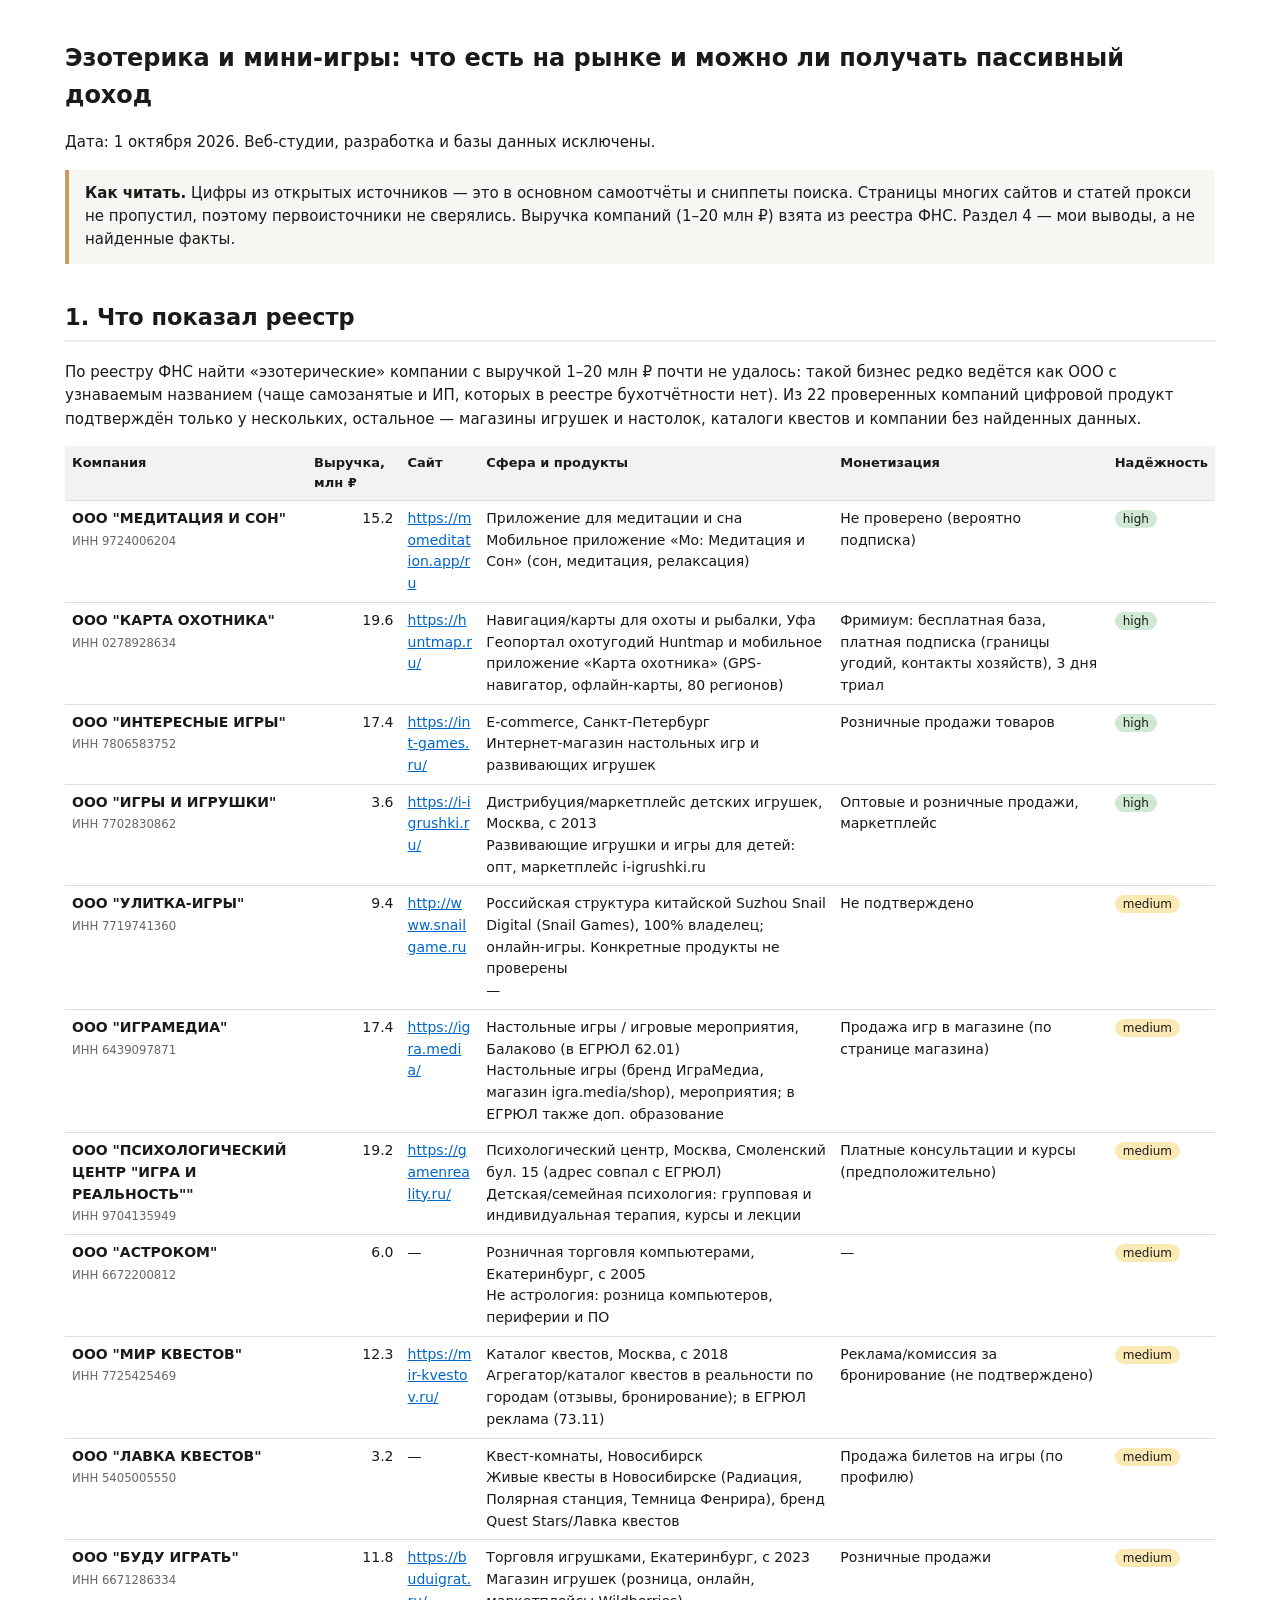
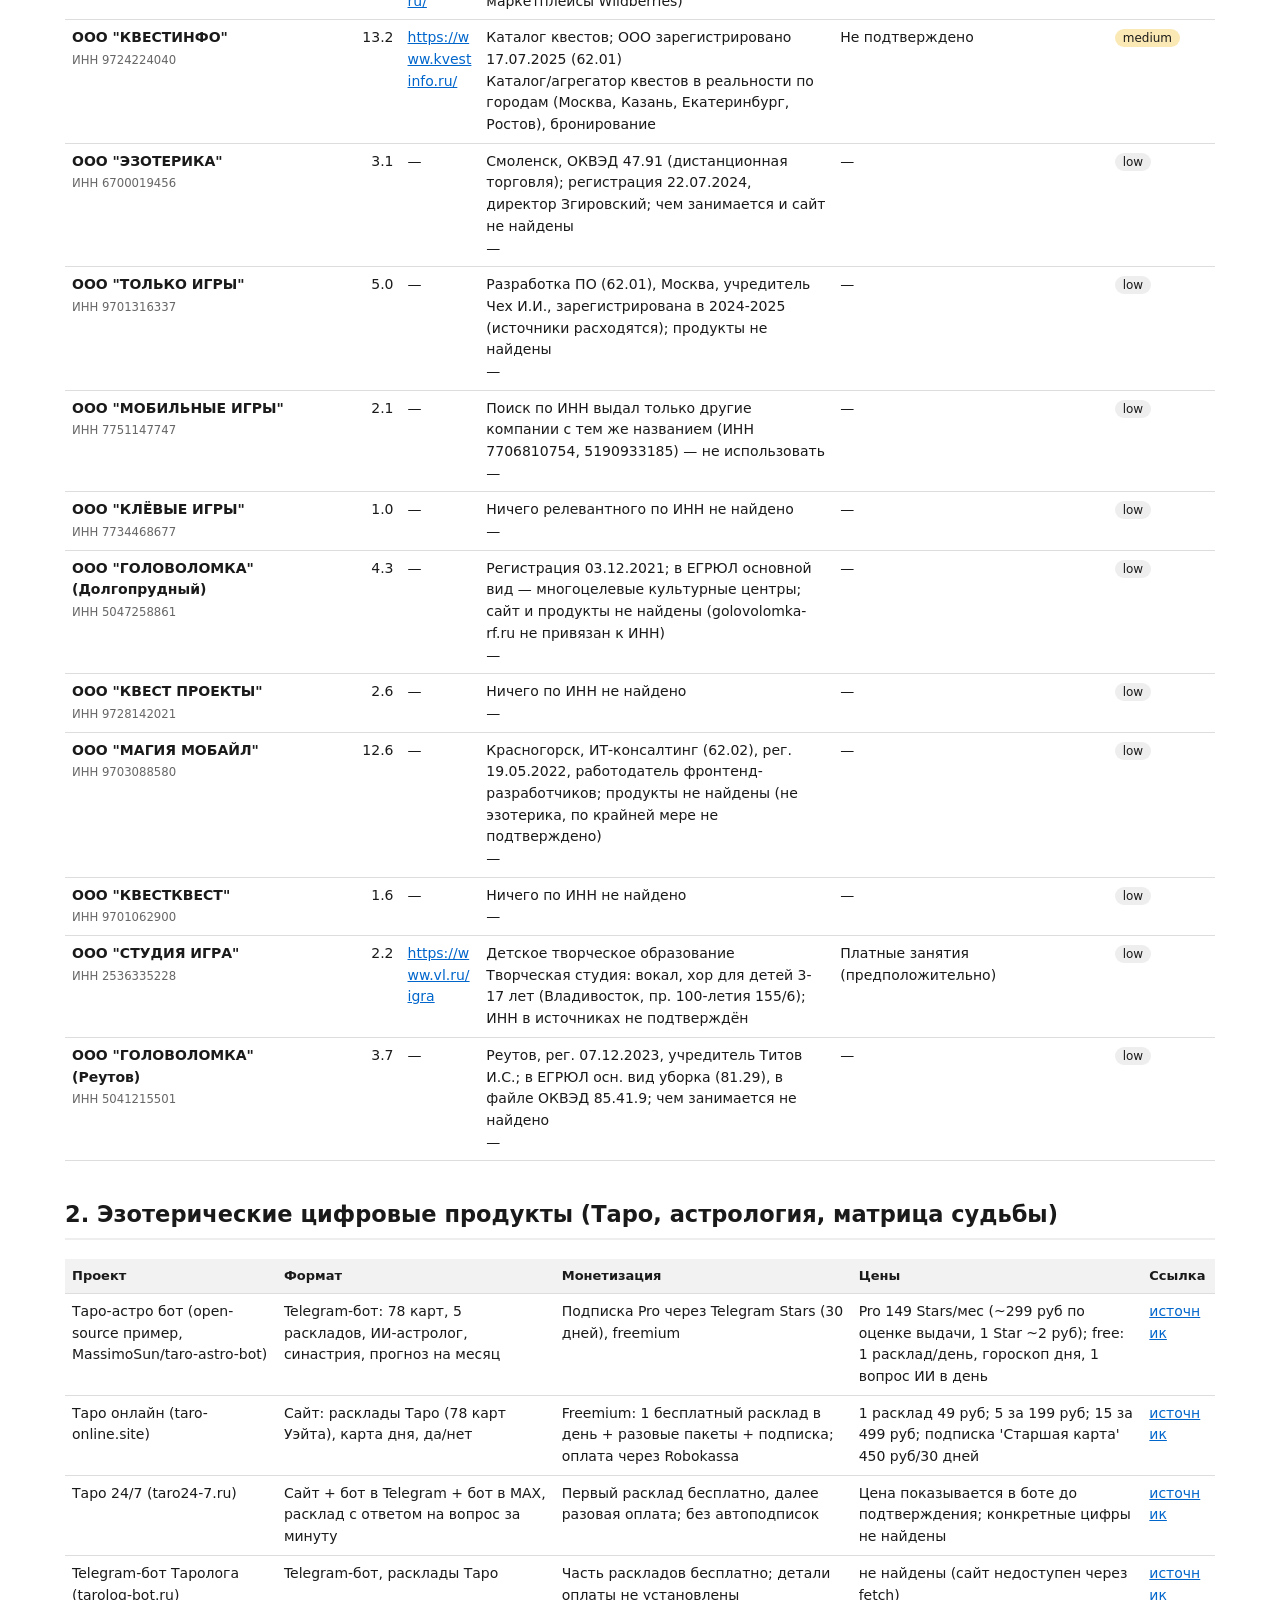
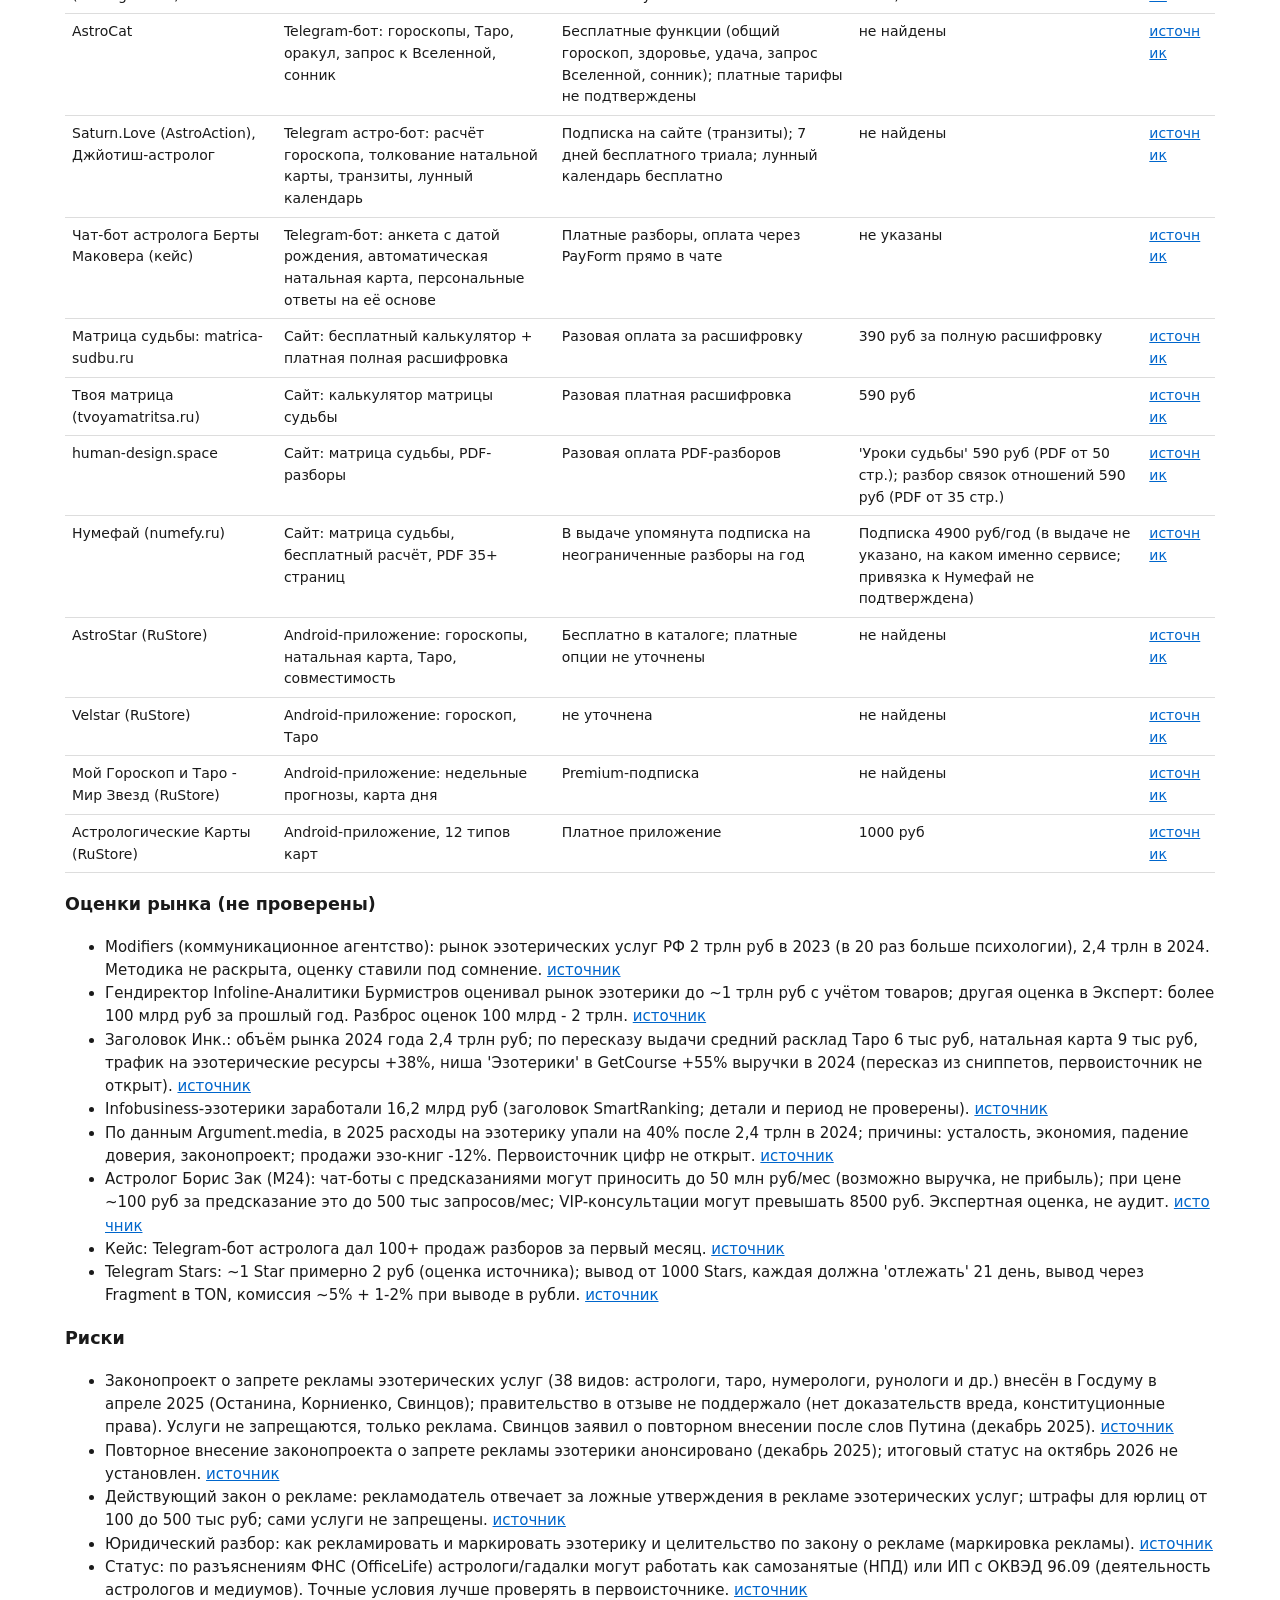
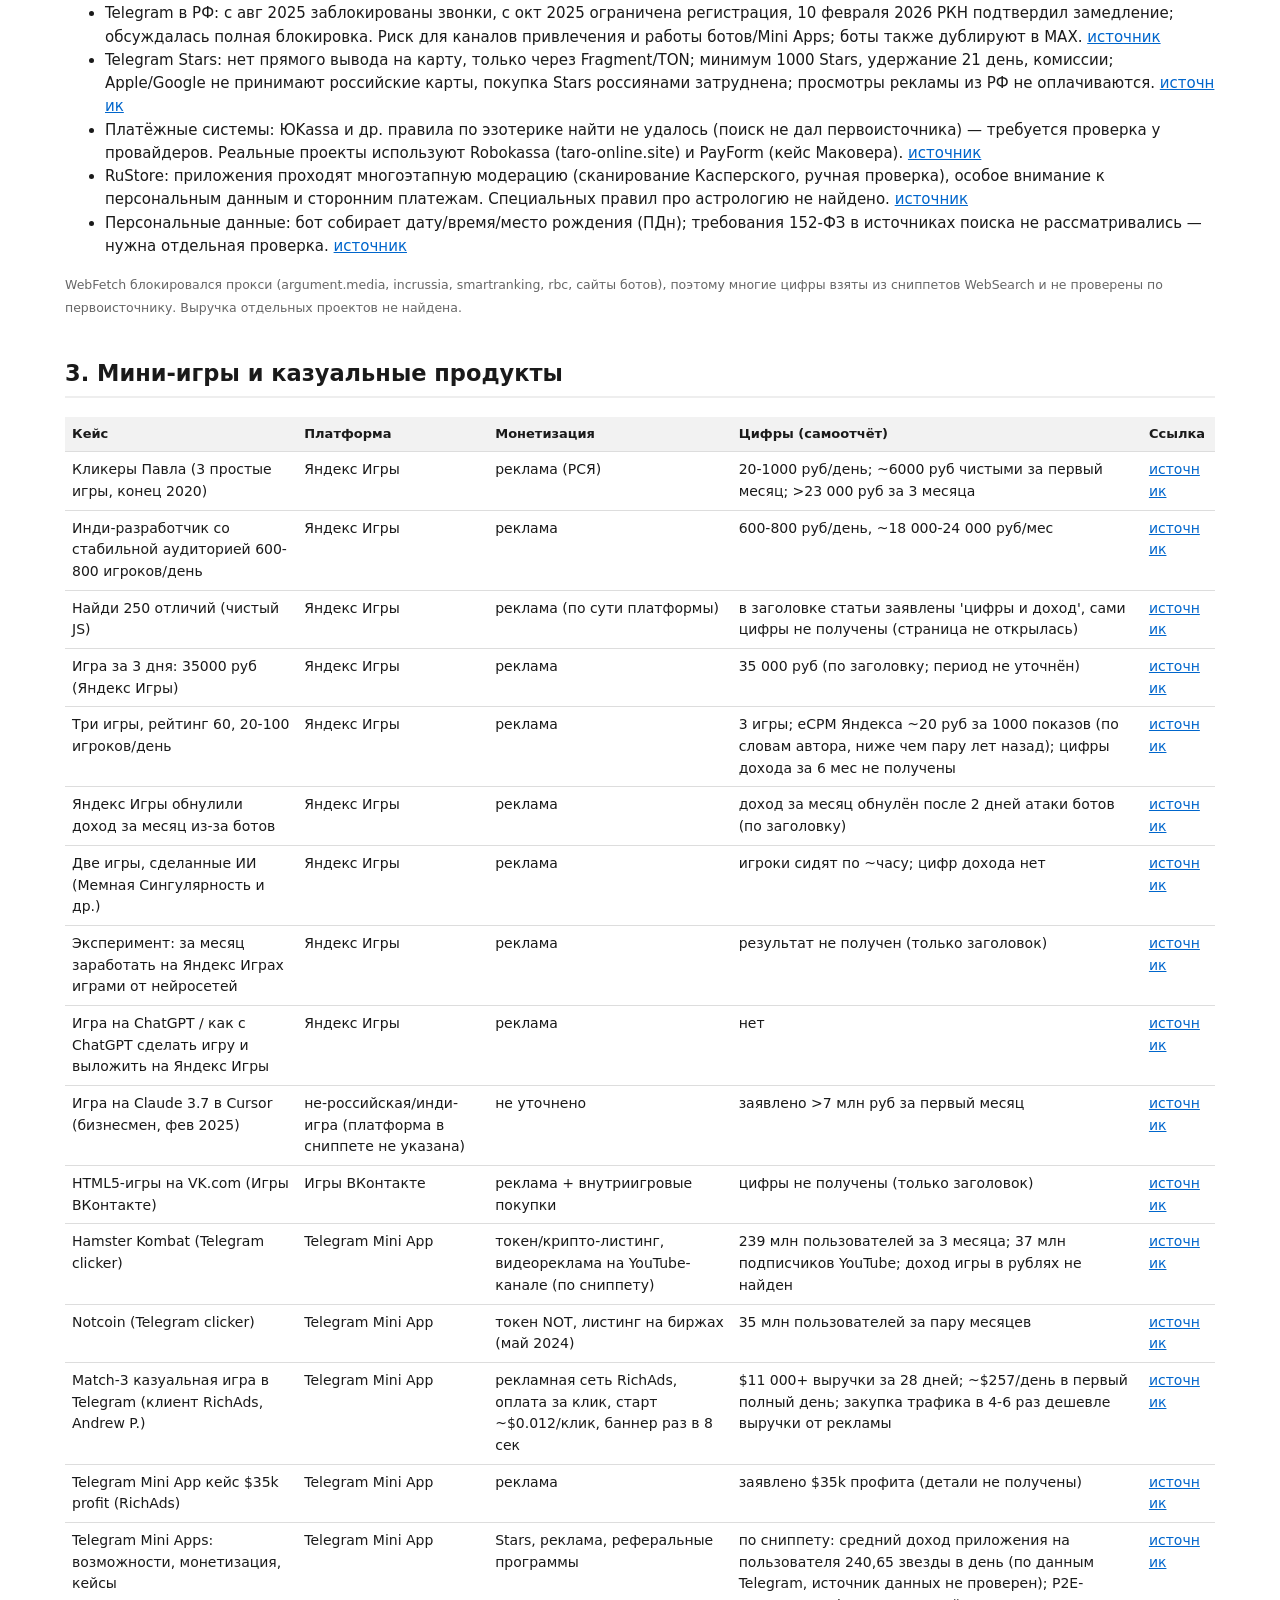
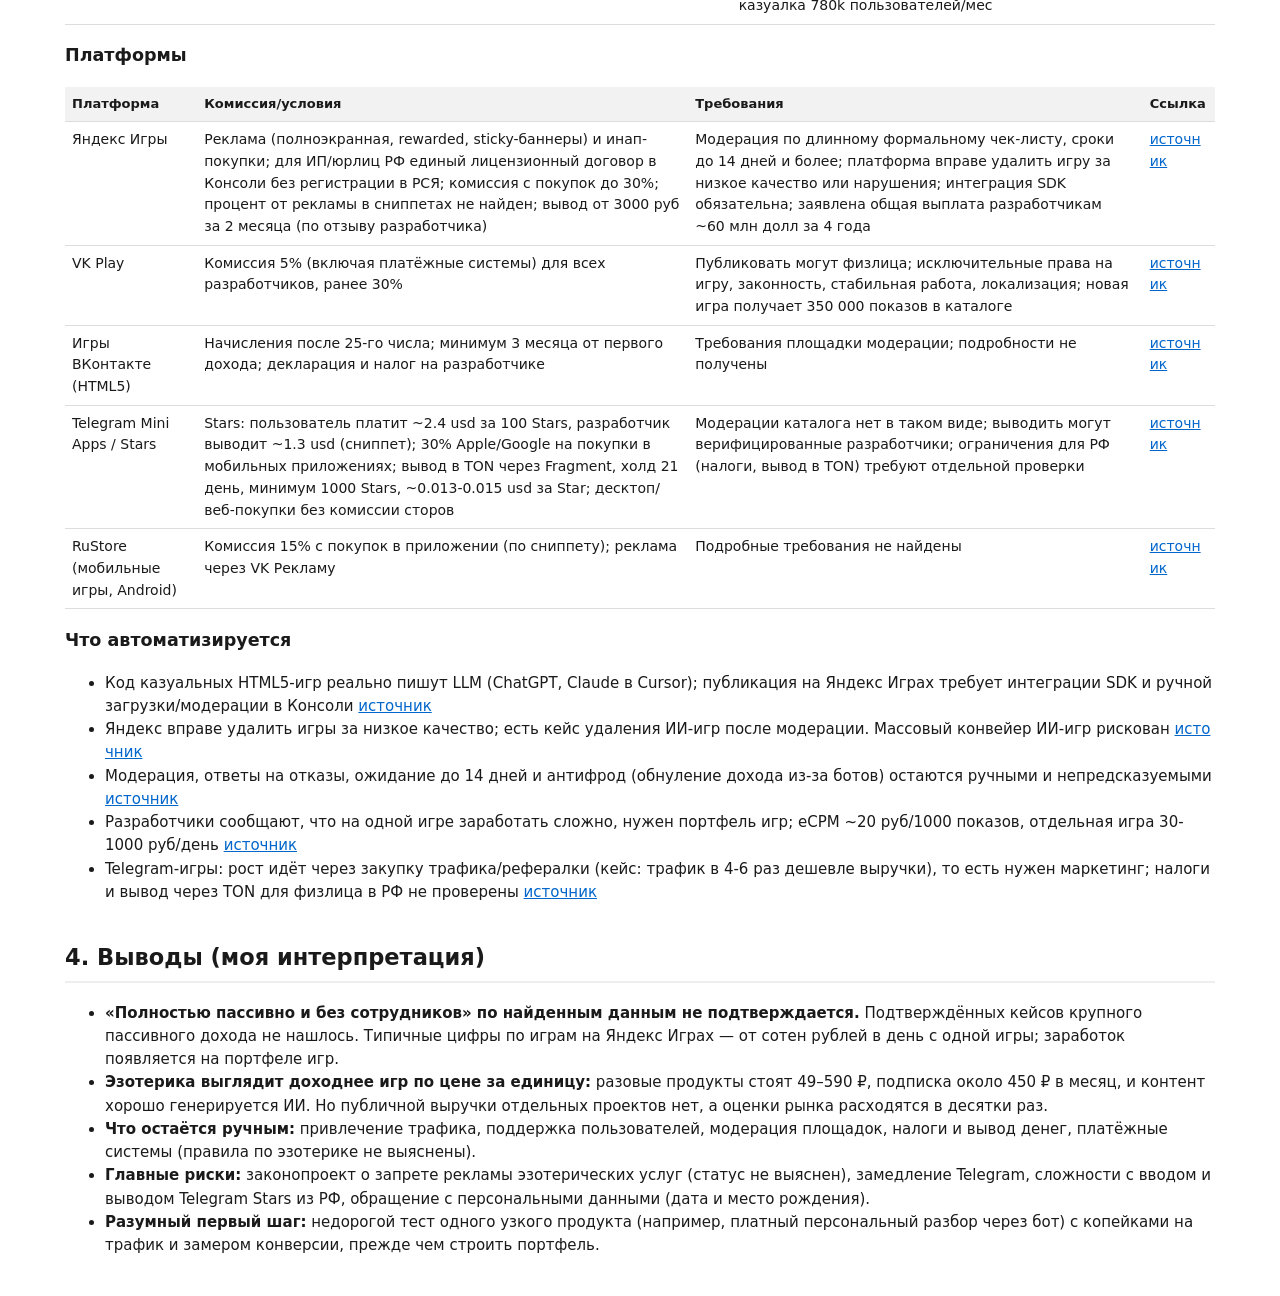
<file: esoteric_games_report.html>
<!doctype html><html lang=ru><meta charset=utf-8><meta name=viewport content="width=device-width,initial-scale=1"><title>Эзотерика и мини-игры: рынок</title>
<style>body{font:15px/1.55 system-ui,sans-serif;margin:auto;padding:24px;max-width:1150px;color:#1a1a1a;background:#fff}
h1{font-size:24px}h2{margin-top:36px;border-bottom:2px solid #eee;padding-bottom:6px}
.note{background:#f6f6f2;border-left:4px solid #c96;padding:12px 16px;margin:16px 0}
table{border-collapse:collapse;width:100%;margin:12px 0}th,td{border-bottom:1px solid #ddd;padding:7px;text-align:left;vertical-align:top;font-size:14px}th{background:#f2f2f2;font-size:13px}
.r{text-align:right;white-space:nowrap}small{color:#666}.c{padding:2px 8px;border-radius:10px;font-size:12px}.high{background:#cfe9d4}.medium{background:#fbe9b5}.low{background:#eee}
a{color:#06c;word-break:break-all}@media print{body{padding:0}tr{break-inside:avoid}}</style>
<h1>Эзотерика и мини-игры: что есть на рынке и можно ли получать пассивный доход</h1>
<p>Дата: 1 октября 2026. Веб-студии, разработка и базы данных исключены.</p>
<div class=note><b>Как читать.</b> Цифры из открытых источников — это в основном самоотчёты и сниппеты поиска. Страницы многих сайтов и статей прокси не пропустил, поэтому первоисточники не сверялись. Выручка компаний (1–20 млн ₽) взята из реестра ФНС. Раздел 4 — мои выводы, а не найденные факты.</div>

<h2>1. Что показал реестр</h2>
<p>По реестру ФНС найти «эзотерические» компании с выручкой 1–20 млн ₽ почти не удалось: такой бизнес редко ведётся как ООО с узнаваемым названием (чаще самозанятые и ИП, которых в реестре бухотчётности нет). Из 22 проверенных компаний цифровой продукт подтверждён только у нескольких, остальное — магазины игрушек и настолок, каталоги квестов и компании без найденных данных.</p>
<table><tr><th>Компания<th>Выручка, млн ₽<th>Сайт<th>Сфера и продукты<th>Монетизация<th>Надёжность</tr><tr><td><b>ООО &quot;МЕДИТАЦИЯ И СОН&quot;</b><br><small>ИНН 9724006204</small></td><td class=r>15.2</td><td><a href="https://https://momeditation.app/ru" rel=noopener>https://momeditation.app/ru</a></td><td>Приложение для медитации и сна<br>Мобильное приложение «Мо: Медитация и Сон» (сон, медитация, релаксация)</td><td>Не проверено (вероятно подписка)</td><td><span class='c high'>high</span></td></tr><tr><td><b>ООО &quot;КАРТА ОХОТНИКА&quot;</b><br><small>ИНН 0278928634</small></td><td class=r>19.6</td><td><a href="https://https://huntmap.ru/" rel=noopener>https://huntmap.ru/</a></td><td>Навигация/карты для охоты и рыбалки, Уфа<br>Геопортал охотугодий Huntmap и мобильное приложение «Карта охотника» (GPS-навигатор, офлайн-карты, 80 регионов)</td><td>Фримиум: бесплатная база, платная подписка (границы угодий, контакты хозяйств), 3 дня триал</td><td><span class='c high'>high</span></td></tr><tr><td><b>ООО &quot;ИНТЕРЕСНЫЕ ИГРЫ&quot;</b><br><small>ИНН 7806583752</small></td><td class=r>17.4</td><td><a href="https://https://int-games.ru/" rel=noopener>https://int-games.ru/</a></td><td>E-commerce, Санкт-Петербург<br>Интернет-магазин настольных игр и развивающих игрушек</td><td>Розничные продажи товаров</td><td><span class='c high'>high</span></td></tr><tr><td><b>ООО &quot;ИГРЫ И ИГРУШКИ&quot;</b><br><small>ИНН 7702830862</small></td><td class=r>3.6</td><td><a href="https://https://i-igrushki.ru/" rel=noopener>https://i-igrushki.ru/</a></td><td>Дистрибуция/маркетплейс детских игрушек, Москва, с 2013<br>Развивающие игрушки и игры для детей: опт, маркетплейс i-igrushki.ru</td><td>Оптовые и розничные продажи, маркетплейс</td><td><span class='c high'>high</span></td></tr><tr><td><b>ООО &quot;УЛИТКА-ИГРЫ&quot;</b><br><small>ИНН 7719741360</small></td><td class=r>9.4</td><td><a href="https://http://www.snailgame.ru" rel=noopener>http://www.snailgame.ru</a></td><td>Российская структура китайской Suzhou Snail Digital (Snail Games), 100% владелец; онлайн-игры. Конкретные продукты не проверены<br>—</td><td>Не подтверждено</td><td><span class='c medium'>medium</span></td></tr><tr><td><b>ООО &quot;ИГРАМЕДИА&quot;</b><br><small>ИНН 6439097871</small></td><td class=r>17.4</td><td><a href="https://https://igra.media/" rel=noopener>https://igra.media/</a></td><td>Настольные игры / игровые мероприятия, Балаково (в ЕГРЮЛ 62.01)<br>Настольные игры (бренд ИграМедиа, магазин igra.media/shop), мероприятия; в ЕГРЮЛ также доп. образование</td><td>Продажа игр в магазине (по странице магазина)</td><td><span class='c medium'>medium</span></td></tr><tr><td><b>ООО &quot;ПСИХОЛОГИЧЕСКИЙ ЦЕНТР &quot;ИГРА И РЕАЛЬНОСТЬ&quot;&quot;</b><br><small>ИНН 9704135949</small></td><td class=r>19.2</td><td><a href="https://https://gamenreality.ru/" rel=noopener>https://gamenreality.ru/</a></td><td>Психологический центр, Москва, Смоленский бул. 15 (адрес совпал с ЕГРЮЛ)<br>Детская/семейная психология: групповая и индивидуальная терапия, курсы и лекции</td><td>Платные консультации и курсы (предположительно)</td><td><span class='c medium'>medium</span></td></tr><tr><td><b>ООО &quot;АСТРОКОМ&quot;</b><br><small>ИНН 6672200812</small></td><td class=r>6.0</td><td>—</td><td>Розничная торговля компьютерами, Екатеринбург, с 2005<br>Не астрология: розница компьютеров, периферии и ПО</td><td>—</td><td><span class='c medium'>medium</span></td></tr><tr><td><b>ООО &quot;МИР КВЕСТОВ&quot;</b><br><small>ИНН 7725425469</small></td><td class=r>12.3</td><td><a href="https://https://mir-kvestov.ru/" rel=noopener>https://mir-kvestov.ru/</a></td><td>Каталог квестов, Москва, с 2018<br>Агрегатор/каталог квестов в реальности по городам (отзывы, бронирование); в ЕГРЮЛ реклама (73.11)</td><td>Реклама/комиссия за бронирование (не подтверждено)</td><td><span class='c medium'>medium</span></td></tr><tr><td><b>ООО &quot;ЛАВКА КВЕСТОВ&quot;</b><br><small>ИНН 5405005550</small></td><td class=r>3.2</td><td>—</td><td>Квест-комнаты, Новосибирск<br>Живые квесты в Новосибирске (Радиация, Полярная станция, Темница Фенрира), бренд Quest Stars/Лавка квестов</td><td>Продажа билетов на игры (по профилю)</td><td><span class='c medium'>medium</span></td></tr><tr><td><b>ООО &quot;БУДУ ИГРАТЬ&quot;</b><br><small>ИНН 6671286334</small></td><td class=r>11.8</td><td><a href="https://https://buduigrat.ru/" rel=noopener>https://buduigrat.ru/</a></td><td>Торговля игрушками, Екатеринбург, с 2023<br>Магазин игрушек (розница, онлайн, маркетплейсы Wildberries)</td><td>Розничные продажи</td><td><span class='c medium'>medium</span></td></tr><tr><td><b>ООО &quot;КВЕСТИНФО&quot;</b><br><small>ИНН 9724224040</small></td><td class=r>13.2</td><td><a href="https://https://www.kvestinfo.ru/" rel=noopener>https://www.kvestinfo.ru/</a></td><td>Каталог квестов; ООО зарегистрировано 17.07.2025 (62.01)<br>Каталог/агрегатор квестов в реальности по городам (Москва, Казань, Екатеринбург, Ростов), бронирование</td><td>Не подтверждено</td><td><span class='c medium'>medium</span></td></tr><tr><td><b>ООО &quot;ЭЗОТЕРИКА&quot;</b><br><small>ИНН 6700019456</small></td><td class=r>3.1</td><td>—</td><td>Смоленск, ОКВЭД 47.91 (дистанционная торговля); регистрация 22.07.2024, директор Згировский; чем занимается и сайт не найдены<br>—</td><td>—</td><td><span class='c low'>low</span></td></tr><tr><td><b>ООО &quot;ТОЛЬКО ИГРЫ&quot;</b><br><small>ИНН 9701316337</small></td><td class=r>5.0</td><td>—</td><td>Разработка ПО (62.01), Москва, учредитель Чех И.И., зарегистрирована в 2024-2025 (источники расходятся); продукты не найдены<br>—</td><td>—</td><td><span class='c low'>low</span></td></tr><tr><td><b>ООО &quot;МОБИЛЬНЫЕ ИГРЫ&quot;</b><br><small>ИНН 7751147747</small></td><td class=r>2.1</td><td>—</td><td>Поиск по ИНН выдал только другие компании с тем же названием (ИНН 7706810754, 5190933185) — не использовать<br>—</td><td>—</td><td><span class='c low'>low</span></td></tr><tr><td><b>ООО &quot;КЛЁВЫЕ ИГРЫ&quot;</b><br><small>ИНН 7734468677</small></td><td class=r>1.0</td><td>—</td><td>Ничего релевантного по ИНН не найдено<br>—</td><td>—</td><td><span class='c low'>low</span></td></tr><tr><td><b>ООО &quot;ГОЛОВОЛОМКА&quot; (Долгопрудный)</b><br><small>ИНН 5047258861</small></td><td class=r>4.3</td><td>—</td><td>Регистрация 03.12.2021; в ЕГРЮЛ основной вид — многоцелевые культурные центры; сайт и продукты не найдены (golovolomka-rf.ru не привязан к ИНН)<br>—</td><td>—</td><td><span class='c low'>low</span></td></tr><tr><td><b>ООО &quot;КВЕСТ ПРОЕКТЫ&quot;</b><br><small>ИНН 9728142021</small></td><td class=r>2.6</td><td>—</td><td>Ничего по ИНН не найдено<br>—</td><td>—</td><td><span class='c low'>low</span></td></tr><tr><td><b>ООО &quot;МАГИЯ МОБАЙЛ&quot;</b><br><small>ИНН 9703088580</small></td><td class=r>12.6</td><td>—</td><td>Красногорск, ИТ-консалтинг (62.02), рег. 19.05.2022, работодатель фронтенд-разработчиков; продукты не найдены (не эзотерика, по крайней мере не подтверждено)<br>—</td><td>—</td><td><span class='c low'>low</span></td></tr><tr><td><b>ООО &quot;КВЕСТКВЕСТ&quot;</b><br><small>ИНН 9701062900</small></td><td class=r>1.6</td><td>—</td><td>Ничего по ИНН не найдено<br>—</td><td>—</td><td><span class='c low'>low</span></td></tr><tr><td><b>ООО &quot;CТУДИЯ ИГРА&quot;</b><br><small>ИНН 2536335228</small></td><td class=r>2.2</td><td><a href="https://https://www.vl.ru/igra" rel=noopener>https://www.vl.ru/igra</a></td><td>Детское творческое образование<br>Творческая студия: вокал, хор для детей 3-17 лет (Владивосток, пр. 100-летия 155/6); ИНН в источниках не подтверждён</td><td>Платные занятия (предположительно)</td><td><span class='c low'>low</span></td></tr><tr><td><b>ООО &quot;ГОЛОВОЛОМКА&quot; (Реутов)</b><br><small>ИНН 5041215501</small></td><td class=r>3.7</td><td>—</td><td>Реутов, рег. 07.12.2023, учредитель Титов И.С.; в ЕГРЮЛ осн. вид уборка (81.29), в файле ОКВЭД 85.41.9; чем занимается не найдено<br>—</td><td>—</td><td><span class='c low'>low</span></td></tr></table>

<h2>2. Эзотерические цифровые продукты (Таро, астрология, матрица судьбы)</h2>
<table><tr><th>Проект<th>Формат<th>Монетизация<th>Цены<th>Ссылка</tr><tr><td>Таро-астро бот (open-source пример, MassimoSun/taro-astro-bot)</td><td>Telegram-бот: 78 карт, 5 раскладов, ИИ-астролог, синастрия, прогноз на месяц</td><td>Подписка Pro через Telegram Stars (30 дней), freemium</td><td>Pro 149 Stars/мес (~299 руб по оценке выдачи, 1 Star ~2 руб); free: 1 расклад/день, гороскоп дня, 1 вопрос ИИ в день</td><td><a href="https://github.com/MassimoSun/taro-astro-bot" rel=noopener>источник</a></td></tr><tr><td>Таро онлайн (taro-online.site)</td><td>Сайт: расклады Таро (78 карт Уэйта), карта дня, да/нет</td><td>Freemium: 1 бесплатный расклад в день + разовые пакеты + подписка; оплата через Robokassa</td><td>1 расклад 49 руб; 5 за 199 руб; 15 за 499 руб; подписка &#x27;Старшая карта&#x27; 450 руб/30 дней</td><td><a href="https://taro-online.site/tarify" rel=noopener>источник</a></td></tr><tr><td>Таро 24/7 (taro24-7.ru)</td><td>Сайт + бот в Telegram + бот в MAX, расклад с ответом на вопрос за минуту</td><td>Первый расклад бесплатно, далее разовая оплата; без автоподписок</td><td>Цена показывается в боте до подтверждения; конкретные цифры не найдены</td><td><a href="https://taro24-7.ru/o-servise/" rel=noopener>источник</a></td></tr><tr><td>Telegram-бот Таролога (tarolog-bot.ru)</td><td>Telegram-бот, расклады Таро</td><td>Часть раскладов бесплатно; детали оплаты не установлены</td><td>не найдены (сайт недоступен через fetch)</td><td><a href="https://www.tarolog-bot.ru/" rel=noopener>источник</a></td></tr><tr><td>AstroCat</td><td>Telegram-бот: гороскопы, Таро, оракул, запрос к Вселенной, сонник</td><td>Бесплатные функции (общий гороскоп, здоровье, удача, запрос Вселенной, сонник); платные тарифы не подтверждены</td><td>не найдены</td><td><a href="https://astro-cat.ru/" rel=noopener>источник</a></td></tr><tr><td>Saturn.Love (AstroAction), Джйотиш-астролог</td><td>Telegram астро-бот: расчёт гороскопа, толкование натальной карты, транзиты, лунный календарь</td><td>Подписка на сайте (транзиты); 7 дней бесплатного триала; лунный календарь бесплатно</td><td>не найдены</td><td><a href="https://vc.ru/id1754166/674652-samyi-personificirovannyi-astro-bot-v-telegram" rel=noopener>источник</a></td></tr><tr><td>Чат-бот астролога Берты Маковера (кейс)</td><td>Telegram-бот: анкета с датой рождения, автоматическая натальная карта, персональные ответы на её основе</td><td>Платные разборы, оплата через PayForm прямо в чате</td><td>не указаны</td><td><a href="https://www.sostav.ru/blogs/281569/66366" rel=noopener>источник</a></td></tr><tr><td>Матрица судьбы: matrica-sudbu.ru</td><td>Сайт: бесплатный калькулятор + платная полная расшифровка</td><td>Разовая оплата за расшифровку</td><td>390 руб за полную расшифровку</td><td><a href="https://matrica-sudbu.ru/" rel=noopener>источник</a></td></tr><tr><td>Твоя матрица (tvoyamatritsa.ru)</td><td>Сайт: калькулятор матрицы судьбы</td><td>Разовая платная расшифровка</td><td>590 руб</td><td><a href="https://tvoyamatritsa.ru/" rel=noopener>источник</a></td></tr><tr><td>human-design.space</td><td>Сайт: матрица судьбы, PDF-разборы</td><td>Разовая оплата PDF-разборов</td><td>&#x27;Уроки судьбы&#x27; 590 руб (PDF от 50 стр.); разбор связок отношений 590 руб (PDF от 35 стр.)</td><td><a href="https://human-design.space/rasschitat-matriczu-sudby/" rel=noopener>источник</a></td></tr><tr><td>Нумефай (numefy.ru)</td><td>Сайт: матрица судьбы, бесплатный расчёт, PDF 35+ страниц</td><td>В выдаче упомянута подписка на неограниченные разборы на год</td><td>Подписка 4900 руб/год (в выдаче не указано, на каком именно сервисе; привязка к Нумефай не подтверждена)</td><td><a href="https://numefy.ru/matrica-sudby" rel=noopener>источник</a></td></tr><tr><td>AstroStar (RuStore)</td><td>Android-приложение: гороскопы, натальная карта, Таро, совместимость</td><td>Бесплатно в каталоге; платные опции не уточнены</td><td>не найдены</td><td><a href="https://www.rustore.ru/catalog/app/ru.astrostar.yakuba.android" rel=noopener>источник</a></td></tr><tr><td>Velstar (RuStore)</td><td>Android-приложение: гороскоп, Таро</td><td>не уточнена</td><td>не найдены</td><td><a href="https://www.rustore.ru/catalog/app/com.velstar" rel=noopener>источник</a></td></tr><tr><td>Мой Гороскоп и Таро - Мир Звезд (RuStore)</td><td>Android-приложение: недельные прогнозы, карта дня</td><td>Premium-подписка</td><td>не найдены</td><td><a href="https://www.rustore.ru/catalog/app/com.bytepace.horoscope" rel=noopener>источник</a></td></tr><tr><td>Астрологические Карты (RuStore)</td><td>Android-приложение, 12 типов карт</td><td>Платное приложение</td><td>1000 руб</td><td><a href="https://www.rustore.ru/catalog/app/ru.astro.charts" rel=noopener>источник</a></td></tr></table>
<h3>Оценки рынка (не проверены)</h3><ul><li>Modifiers (коммуникационное агентство): рынок эзотерических услуг РФ 2 трлн руб в 2023 (в 20 раз больше психологии), 2,4 трлн в 2024. Методика не раскрыта, оценку ставили под сомнение. <a href="https://expert.ru/obshchestvo/k-gadalke-ne-khodi" rel=noopener>источник</a></li><li>Гендиректор Infoline-Аналитики Бурмистров оценивал рынок эзотерики до ~1 трлн руб с учётом товаров; другая оценка в Эксперт: более 100 млрд руб за прошлый год. Разброс оценок 100 млрд - 2 трлн. <a href="https://expert.ru/obshchestvo/k-gadalke-ne-khodi" rel=noopener>источник</a></li><li>Заголовок Инк.: объём рынка 2024 года 2,4 трлн руб; по пересказу выдачи средний расклад Таро 6 тыс руб, натальная карта 9 тыс руб, трафик на эзотерические ресурсы +38%, ниша &#x27;Эзотерики&#x27; в GetCourse +55% выручки в 2024 (пересказ из сниппетов, первоисточник не открыт). <a href="https://incrussia.ru/news/obem-rossijskogo-rynka-ezotericheskih-uslug-v-2024-godu-sostavil-2-4-trln-rub/" rel=noopener>источник</a></li><li>Infobusiness-эзотерики заработали 16,2 млрд руб (заголовок SmartRanking; детали и период не проверены). <a href="https://smartranking.ru/ru/analytics/edtechs/infobiznesmeny-ezoteriki-zarabotali-162-mlrd-rublej/" rel=noopener>источник</a></li><li>По данным Argument.media, в 2025 расходы на эзотерику упали на 40% после 2,4 трлн в 2024; причины: усталость, экономия, падение доверия, законопроект; продажи эзо-книг -12%. Первоисточник цифр не открыт. <a href="https://argument.media/articles/karty-raskrylis-pochemu-bum-ezoteriki-v-rossii-zakonchilsya-tak-zhe-bystro-kak-nachalsya" rel=noopener>источник</a></li><li>Астролог Борис Зак (М24): чат-боты с предсказаниями могут приносить до 50 млн руб/мес (возможно выручка, не прибыль); при цене ~100 руб за предсказание это до 500 тыс запросов/мес; VIP-консультации могут превышать 8500 руб. Экспертная оценка, не аудит. <a href="https://www.m24.ru/news/09062026/908912" rel=noopener>источник</a></li><li>Кейс: Telegram-бот астролога дал 100+ продаж разборов за первый месяц. <a href="https://www.sostav.ru/blogs/281569/66366" rel=noopener>источник</a></li><li>Telegram Stars: ~1 Star примерно 2 руб (оценка источника); вывод от 1000 Stars, каждая должна &#x27;отлежать&#x27; 21 день, вывод через Fragment в TON, комиссия ~5% + 1-2% при выводе в рубли. <a href="https://vc.ru/telegram/2845074-vydov-zvezd-v-telegram-v-2026-godu" rel=noopener>источник</a></li></ul>
<h3>Риски</h3><ul><li>Законопроект о запрете рекламы эзотерических услуг (38 видов: астрологи, таро, нумерологи, рунологи и др.) внесён в Госдуму в апреле 2025 (Останина, Корниенко, Свинцов); правительство в отзыве не поддержало (нет доказательств вреда, конституционные права). Услуги не запрещаются, только реклама. Свинцов заявил о повторном внесении после слов Путина (декабрь 2025). <a href="https://www.vedomosti.ru/society/articles/2025/07/11/1123611-pravitelstvo-ne-podderzhalo-zakonoproekt-o-zaprete-reklami-ezotericheskih" rel=noopener>источник</a></li><li>Повторное внесение законопроекта о запрете рекламы эзотерики анонсировано (декабрь 2025); итоговый статус на октябрь 2026 не установлен. <a href="https://www.mentoday.ru/life/news/22-12-2025/tarologov-i-gadalok-vse-taki-zapretyat-v-gosdumu-povtorno-vnesut-proekt-o-zaprete-reklamy-ezoteriki-v-rossii/" rel=noopener>источник</a></li><li>Действующий закон о рекламе: рекламодатель отвечает за ложные утверждения в рекламе эзотерических услуг; штрафы для юрлиц от 100 до 500 тыс руб; сами услуги не запрещены. <a href="https://e-kontur.ru/enquiry/2051/za-kakie-narusheniya-v-reklame-shtrafuet-fas" rel=noopener>источник</a></li><li>Юридический разбор: как рекламировать и маркировать эзотерику и целительство по закону о рекламе (маркировка рекламы). <a href="https://vc.ru/legal/852195-ezoterika-i-celitelstvo-kak-reklamirovat-markirovat-i-ne-narushat-zakon" rel=noopener>источник</a></li><li>Статус: по разъяснениям ФНС (OfficeLife) астрологи/гадалки могут работать как самозанятые (НПД) или ИП с ОКВЭД 96.09 (деятельность астрологов и медиумов). Точные условия лучше проверять в первоисточнике. <a href="https://officelife.media/news/43596-v-nalogovoy-rasskazali-kak-legalno-rabotat-ekstrasensom-gadalkoy-astrologom/" rel=noopener>источник</a></li><li>Telegram в РФ: с авг 2025 заблокированы звонки, с окт 2025 ограничена регистрация, 10 февраля 2026 РКН подтвердил замедление; обсуждалась полная блокировка. Риск для каналов привлечения и работы ботов/Mini Apps; боты также дублируют в MAX. <a href="https://www.rbc.ru/technology_and_media/10/02/2026/698afe729a79470c08a17b91" rel=noopener>источник</a></li><li>Telegram Stars: нет прямого вывода на карту, только через Fragment/TON; минимум 1000 Stars, удержание 21 день, комиссии; Apple/Google не принимают российские карты, покупка Stars россиянами затруднена; просмотры рекламы из РФ не оплачиваются. <a href="https://vc.ru/telegram/2845074-vydov-zvezd-v-telegram-v-2026-godu" rel=noopener>источник</a></li><li>Платёжные системы: ЮKassa и др. правила по эзотерике найти не удалось (поиск не дал первоисточника) — требуется проверка у провайдеров. Реальные проекты используют Robokassa (taro-online.site) и PayForm (кейс Маковера). <a href="https://taro-online.site/tarify" rel=noopener>источник</a></li><li>RuStore: приложения проходят многоэтапную модерацию (сканирование Касперского, ручная проверка), особое внимание к персональным данным и сторонним платежам. Специальных правил про астрологию не найдено. <a href="https://www.rustore.ru/help/en/developers/publishing-and-verifying-apps/app-publication" rel=noopener>источник</a></li><li>Персональные данные: бот собирает дату/время/место рождения (ПДн); требования 152-ФЗ в источниках поиска не рассматривались — нужна отдельная проверка. <a href="https://www.sostav.ru/blogs/281569/66366" rel=noopener>источник</a></li></ul>
<p><small>WebFetch блокировался прокси (argument.media, incrussia, smartranking, rbc, сайты ботов), поэтому многие цифры взяты из сниппетов WebSearch и не проверены по первоисточнику. Выручка отдельных проектов не найдена.</small></p>

<h2>3. Мини-игры и казуальные продукты</h2>
<table><tr><th>Кейс<th>Платформа<th>Монетизация<th>Цифры (самоотчёт)<th>Ссылка</tr><tr><td>Кликеры Павла (3 простые игры, конец 2020)</td><td>Яндекс Игры</td><td>реклама (РСЯ)</td><td>20-1000 руб/день; ~6000 руб чистыми за первый месяц; &gt;23 000 руб за 3 месяца</td><td><a href="https://finfocus.today/zarabotok-na-yandeks-igrax.html" rel=noopener>источник</a></td></tr><tr><td>Инди-разработчик со стабильной аудиторией 600-800 игроков/день</td><td>Яндекс Игры</td><td>реклама</td><td>600-800 руб/день, ~18 000-24 000 руб/мес</td><td><a href="https://finfocus.today/zarabotok-na-yandeks-igrax.html" rel=noopener>источник</a></td></tr><tr><td>Найди 250 отличий (чистый JS)</td><td>Яндекс Игры</td><td>реклама (по сути платформы)</td><td>в заголовке статьи заявлены &#x27;цифры и доход&#x27;, сами цифры не получены (страница не открылась)</td><td><a href="https://habr.com/ru/articles/1042262/" rel=noopener>источник</a></td></tr><tr><td>Игра за 3 дня: 35000 руб (Яндекс Игры)</td><td>Яндекс Игры</td><td>реклама</td><td>35 000 руб (по заголовку; период не уточнён)</td><td><a href="https://dtf.ru/gamedev/2354574-kak-ya-zarabotal-na-yandeks-igrah-35000-potrativ-3-dnya" rel=noopener>источник</a></td></tr><tr><td>Три игры, рейтинг 60, 20-100 игроков/день</td><td>Яндекс Игры</td><td>реклама</td><td>3 игры; eCPM Яндекса ~20 руб за 1000 показов (по словам автора, ниже чем пару лет назад); цифры дохода за 6 мес не получены</td><td><a href="https://dtf.ru/indie/3063739-skolko-ya-zarabotala-s-igr-na-yandekse-za-6-mesyacev" rel=noopener>источник</a></td></tr><tr><td>Яндекс Игры обнулили доход за месяц из-за ботов</td><td>Яндекс Игры</td><td>реклама</td><td>доход за месяц обнулён после 2 дней атаки ботов (по заголовку)</td><td><a href="https://vc.ru/claim/2959132-kak-yandeks-igry-obnulili-dokhod-indi-razrabotchika" rel=noopener>источник</a></td></tr><tr><td>Две игры, сделанные ИИ (Мемная Сингулярность и др.)</td><td>Яндекс Игры</td><td>реклама</td><td>игроки сидят по ~часу; цифр дохода нет</td><td><a href="https://pikabu.ru/story/sdelal_dve_igryi_s_pomoshchyu_ii_dlya_yandeksigr_igroki_sidyat_v_nikh_po_chasu_a_yandeks_udalyaet_moi_igryi_14079542" rel=noopener>источник</a></td></tr><tr><td>Эксперимент: за месяц заработать на Яндекс Играх играми от нейросетей</td><td>Яндекс Игры</td><td>реклама</td><td>результат не получен (только заголовок)</td><td><a href="https://dtf.ru/indie/4886762-zarabotok-na-yandeks-igrah-s-pomoshchyu-neyrosetey" rel=noopener>источник</a></td></tr><tr><td>Игра на ChatGPT / как с ChatGPT сделать игру и выложить на Яндекс Игры</td><td>Яндекс Игры</td><td>реклама</td><td>нет</td><td><a href="https://vc.ru/dev/720560-kak-s-pomoshyu-chatgpt-razrabotat-igru-i-vylozhit-ee-na-yandeksigry" rel=noopener>источник</a></td></tr><tr><td>Игра на Claude 3.7 в Cursor (бизнесмен, фев 2025)</td><td>не-российская/инди-игра (платформа в сниппете не указана)</td><td>не уточнено</td><td>заявлено &gt;7 млн руб за первый месяц</td><td><a href="https://4pda.to/2025/03/22/439986/biznesmen_sozdal_indi_igru_s_pomoschyu_nejroseti_i_zarabotal_bolee_7_mln_rublej_za_mesyats/" rel=noopener>источник</a></td></tr><tr><td>HTML5-игры на VK.com (Игры ВКонтакте)</td><td>Игры ВКонтакте</td><td>реклама + внутриигровые покупки</td><td>цифры не получены (только заголовок)</td><td><a href="https://habr.com/ru/articles/727476/" rel=noopener>источник</a></td></tr><tr><td>Hamster Kombat (Telegram clicker)</td><td>Telegram Mini App</td><td>токен/крипто-листинг, видеореклама на YouTube-канале (по сниппету)</td><td>239 млн пользователей за 3 месяца; 37 млн подписчиков YouTube; доход игры в рублях не найден</td><td><a href="https://www.kommersant.ru/doc/6822976" rel=noopener>источник</a></td></tr><tr><td>Notcoin (Telegram clicker)</td><td>Telegram Mini App</td><td>токен NOT, листинг на биржах (май 2024)</td><td>35 млн пользователей за пару месяцев</td><td><a href="https://www.mn.ru/long/notcoin-klikery-homyak-gid-po-igram-v-telegram" rel=noopener>источник</a></td></tr><tr><td>Match-3 казуальная игра в Telegram (клиент RichAds, Andrew P.)</td><td>Telegram Mini App</td><td>рекламная сеть RichAds, оплата за клик, старт ~$0.012/клик, баннер раз в 8 сек</td><td>$11 000+ выручки за 28 дней; ~$257/день в первый полный день; закупка трафика в 4-6 раз дешевле выручки от рекламы</td><td><a href="https://richads.com/blog/how-telegram-games-earn-money-case-study-with-11000-monthly-profit/" rel=noopener>источник</a></td></tr><tr><td>Telegram Mini App кейс $35k profit (RichAds)</td><td>Telegram Mini App</td><td>реклама</td><td>заявлено $35k профита (детали не получены)</td><td><a href="https://richads.com/blog/how-to-create-telegram-mini-app-35k-profit-case-study/" rel=noopener>источник</a></td></tr><tr><td>Telegram Mini Apps: возможности, монетизация, кейсы</td><td>Telegram Mini App</td><td>Stars, реклама, реферальные программы</td><td>по сниппету: средний доход приложения на пользователя 240,65 звезды в день (по данным Telegram, источник данных не проверен); P2E-казуалка 780k пользователей/мес</td><td><a href="https://app2top.ru/blockchain/telegram-mini-apps-vozmozhnosti-monetizatsiya-kejsy-227777.html" rel=noopener>источник</a></td></tr></table>
<h3>Платформы</h3><table><tr><th>Платформа<th>Комиссия/условия<th>Требования<th>Ссылка</tr><tr><td>Яндекс Игры</td><td>Реклама (полноэкранная, rewarded, sticky-баннеры) и инап-покупки; для ИП/юрлиц РФ единый лицензионный договор в Консоли без регистрации в РСЯ; комиссия с покупок до 30%; процент от рекламы в сниппетах не найден; вывод от 3000 руб за 2 месяца (по отзыву разработчика)</td><td>Модерация по длинному формальному чек-листу, сроки до 14 дней и более; платформа вправе удалить игру за низкое качество или нарушения; интеграция SDK обязательна; заявлена общая выплата разработчикам ~60 млн долл за 4 года</td><td><a href="https://yandex.ru/dev/games/doc/ru/services/about-monetization.html" rel=noopener>источник</a></td></tr><tr><td>VK Play</td><td>Комиссия 5% (включая платёжные системы) для всех разработчиков, ранее 30%</td><td>Публиковать могут физлица; исключительные права на игру, законность, стабильная работа, локализация; новая игра получает 350 000 показов в каталоге</td><td><a href="https://habr.com/ru/news/673030/" rel=noopener>источник</a></td></tr><tr><td>Игры ВКонтакте (HTML5)</td><td>Начисления после 25-го числа; минимум 3 месяца от первого дохода; декларация и налог на разработчике</td><td>Требования площадки модерации; подробности не получены</td><td><a href="https://habr.com/ru/articles/727476/" rel=noopener>источник</a></td></tr><tr><td>Telegram Mini Apps / Stars</td><td>Stars: пользователь платит ~2.4 usd за 100 Stars, разработчик выводит ~1.3 usd (сниппет); 30% Apple/Google на покупки в мобильных приложениях; вывод в TON через Fragment, холд 21 день, минимум 1000 Stars, ~0.013-0.015 usd за Star; десктоп/веб-покупки без комиссии сторов</td><td>Модерации каталога нет в таком виде; выводить могут верифицированные разработчики; ограничения для РФ (налоги, вывод в TON) требуют отдельной проверки</td><td><a href="https://grambase.ai/blog/telegram-stars-guide-2026" rel=noopener>источник</a></td></tr><tr><td>RuStore (мобильные игры, Android)</td><td>Комиссия 15% с покупок в приложении (по сниппету); реклама через VK Рекламу</td><td>Подробные требования не найдены</td><td><a href="https://www.rustore.ru/developer/blog/kak-zarabatyvat-na-mobilnyh-prilozheniyah" rel=noopener>источник</a></td></tr></table>
<h3>Что автоматизируется</h3><ul><li>Код казуальных HTML5-игр реально пишут LLM (ChatGPT, Claude в Cursor); публикация на Яндекс Играх требует интеграции SDK и ручной загрузки/модерации в Консоли <a href="https://vc.ru/dev/720560-kak-s-pomoshyu-chatgpt-razrabotat-igru-i-vylozhit-ee-na-yandeksigry" rel=noopener>источник</a></li><li>Яндекс вправе удалить игры за низкое качество; есть кейс удаления ИИ-игр после модерации. Массовый конвейер ИИ-игр рискован <a href="https://pikabu.ru/story/sdelal_dve_igryi_s_pomoshchyu_ii_dlya_yandeksigr_igroki_sidyat_v_nikh_po_chasu_a_yandeks_udalyaet_moi_igryi_14079542" rel=noopener>источник</a></li><li>Модерация, ответы на отказы, ожидание до 14 дней и антифрод (обнуление дохода из-за ботов) остаются ручными и непредсказуемыми <a href="https://dtf.ru/indie/5137557-yandeks-igry-problemy-moderatsii-i-opyt-razrabotchika" rel=noopener>источник</a></li><li>Разработчики сообщают, что на одной игре заработать сложно, нужен портфель игр; eCPM ~20 руб/1000 показов, отдельная игра 30-1000 руб/день <a href="https://finfocus.today/zarabotok-na-yandeks-igrax.html" rel=noopener>источник</a></li><li>Telegram-игры: рост идёт через закупку трафика/рефералки (кейс: трафик в 4-6 раз дешевле выручки), то есть нужен маркетинг; налоги и вывод через TON для физлица в РФ не проверены <a href="https://richads.com/blog/how-telegram-games-earn-money-case-study-with-11000-monthly-profit/" rel=noopener>источник</a></li></ul>

<h2>4. Выводы (моя интерпретация)</h2>
<ul>
<li><b>«Полностью пассивно и без сотрудников» по найденным данным не подтверждается.</b> Подтверждённых кейсов крупного пассивного дохода не нашлось. Типичные цифры по играм на Яндекс Играх — от сотен рублей в день с одной игры; заработок появляется на портфеле игр.</li>
<li><b>Эзотерика выглядит доходнее игр по цене за единицу:</b> разовые продукты стоят 49–590 ₽, подписка около 450 ₽ в месяц, и контент хорошо генерируется ИИ. Но публичной выручки отдельных проектов нет, а оценки рынка расходятся в десятки раз.</li>
<li><b>Что остаётся ручным:</b> привлечение трафика, поддержка пользователей, модерация площадок, налоги и вывод денег, платёжные системы (правила по эзотерике не выяснены).</li>
<li><b>Главные риски:</b> законопроект о запрете рекламы эзотерических услуг (статус не выяснен), замедление Telegram, сложности с вводом и выводом Telegram Stars из РФ, обращение с персональными данными (дата и место рождения).</li>
<li><b>Разумный первый шаг:</b> недорогой тест одного узкого продукта (например, платный персональный разбор через бот) с копейками на трафик и замером конверсии, прежде чем строить портфель.</li>
</ul></html>
</file>
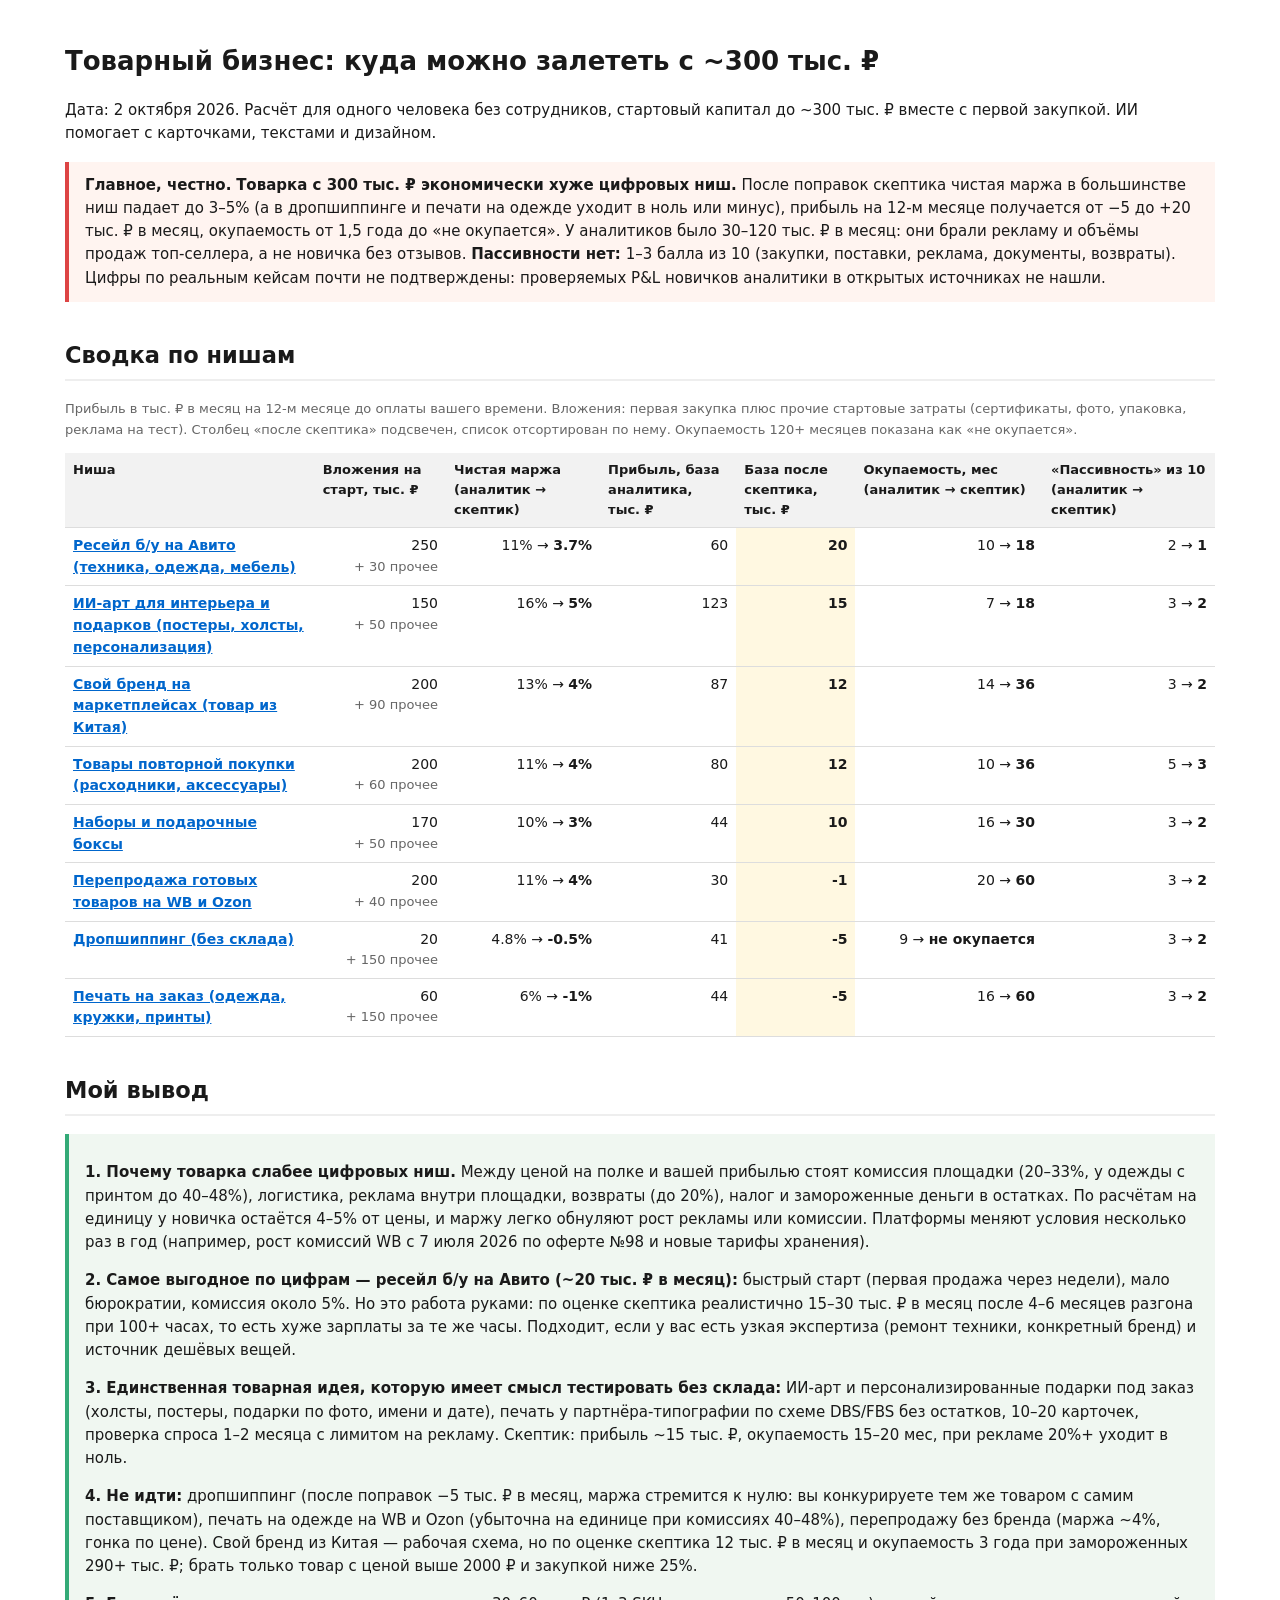
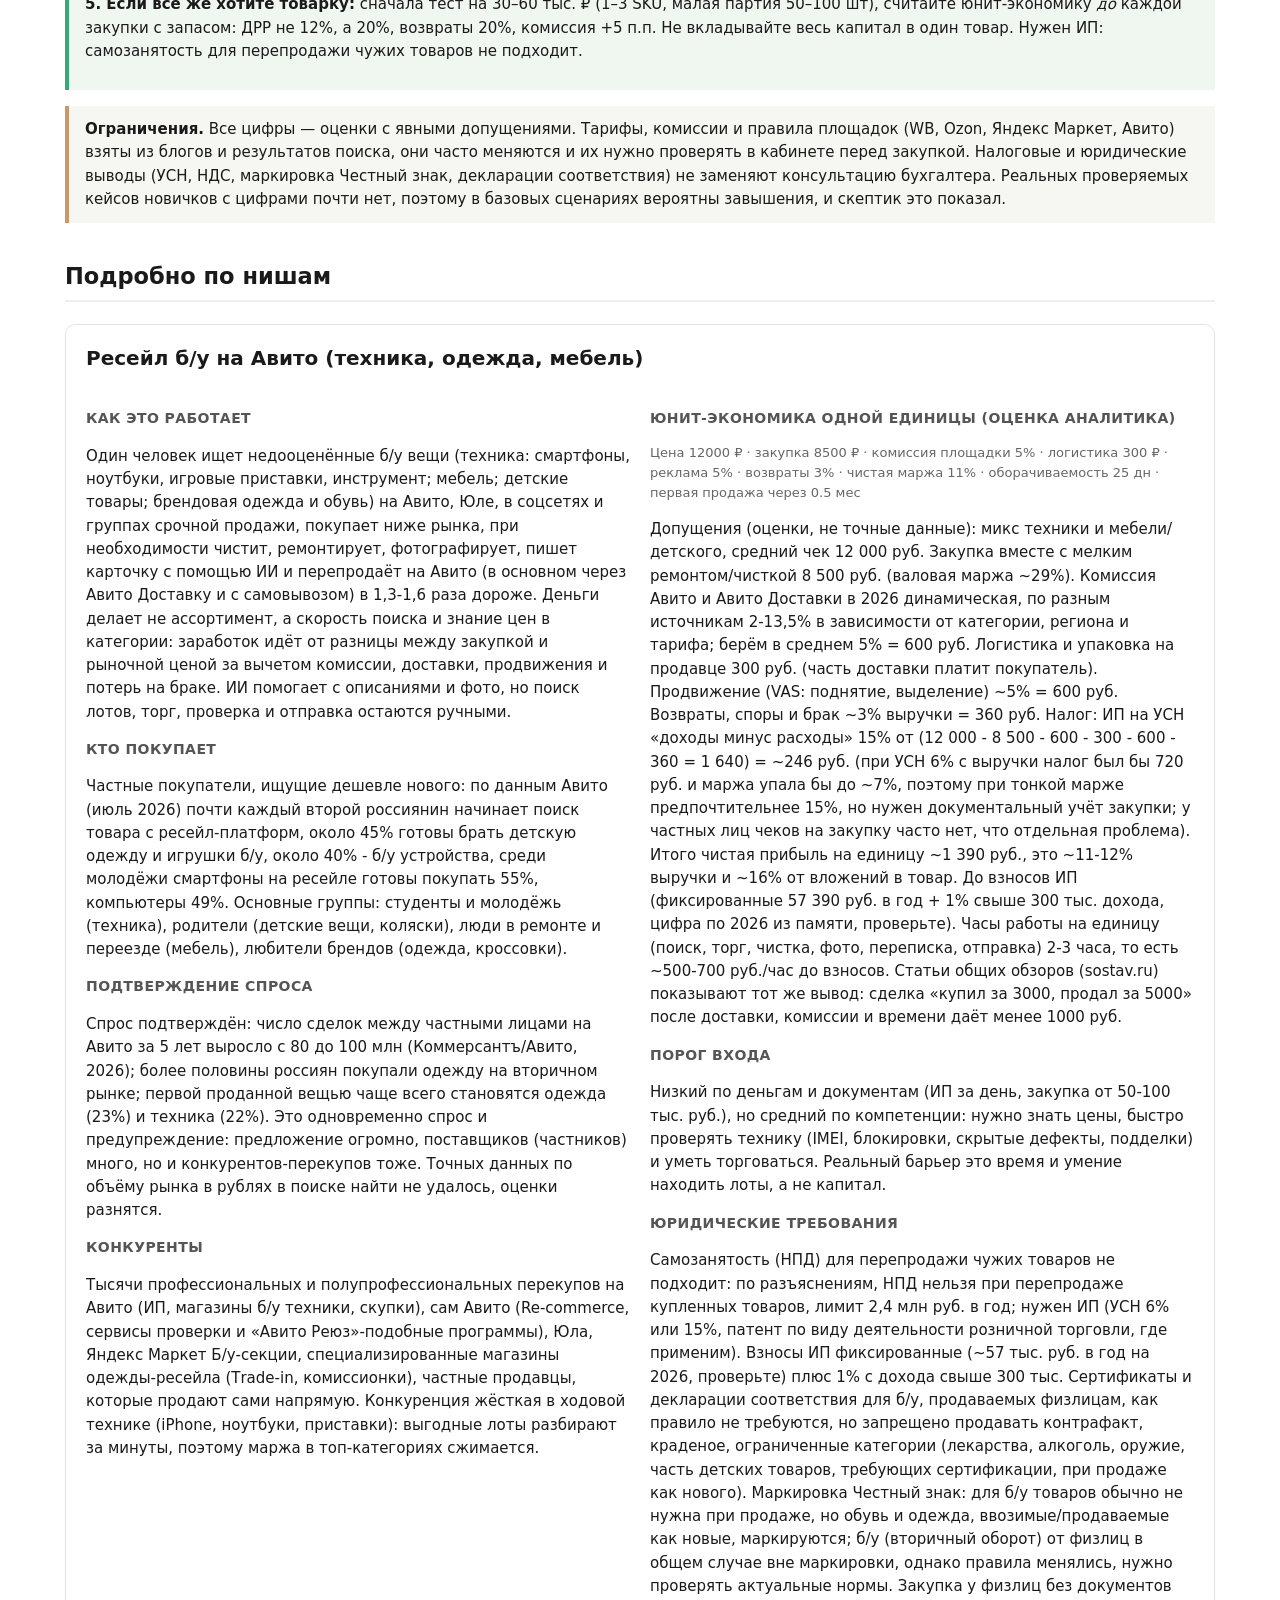
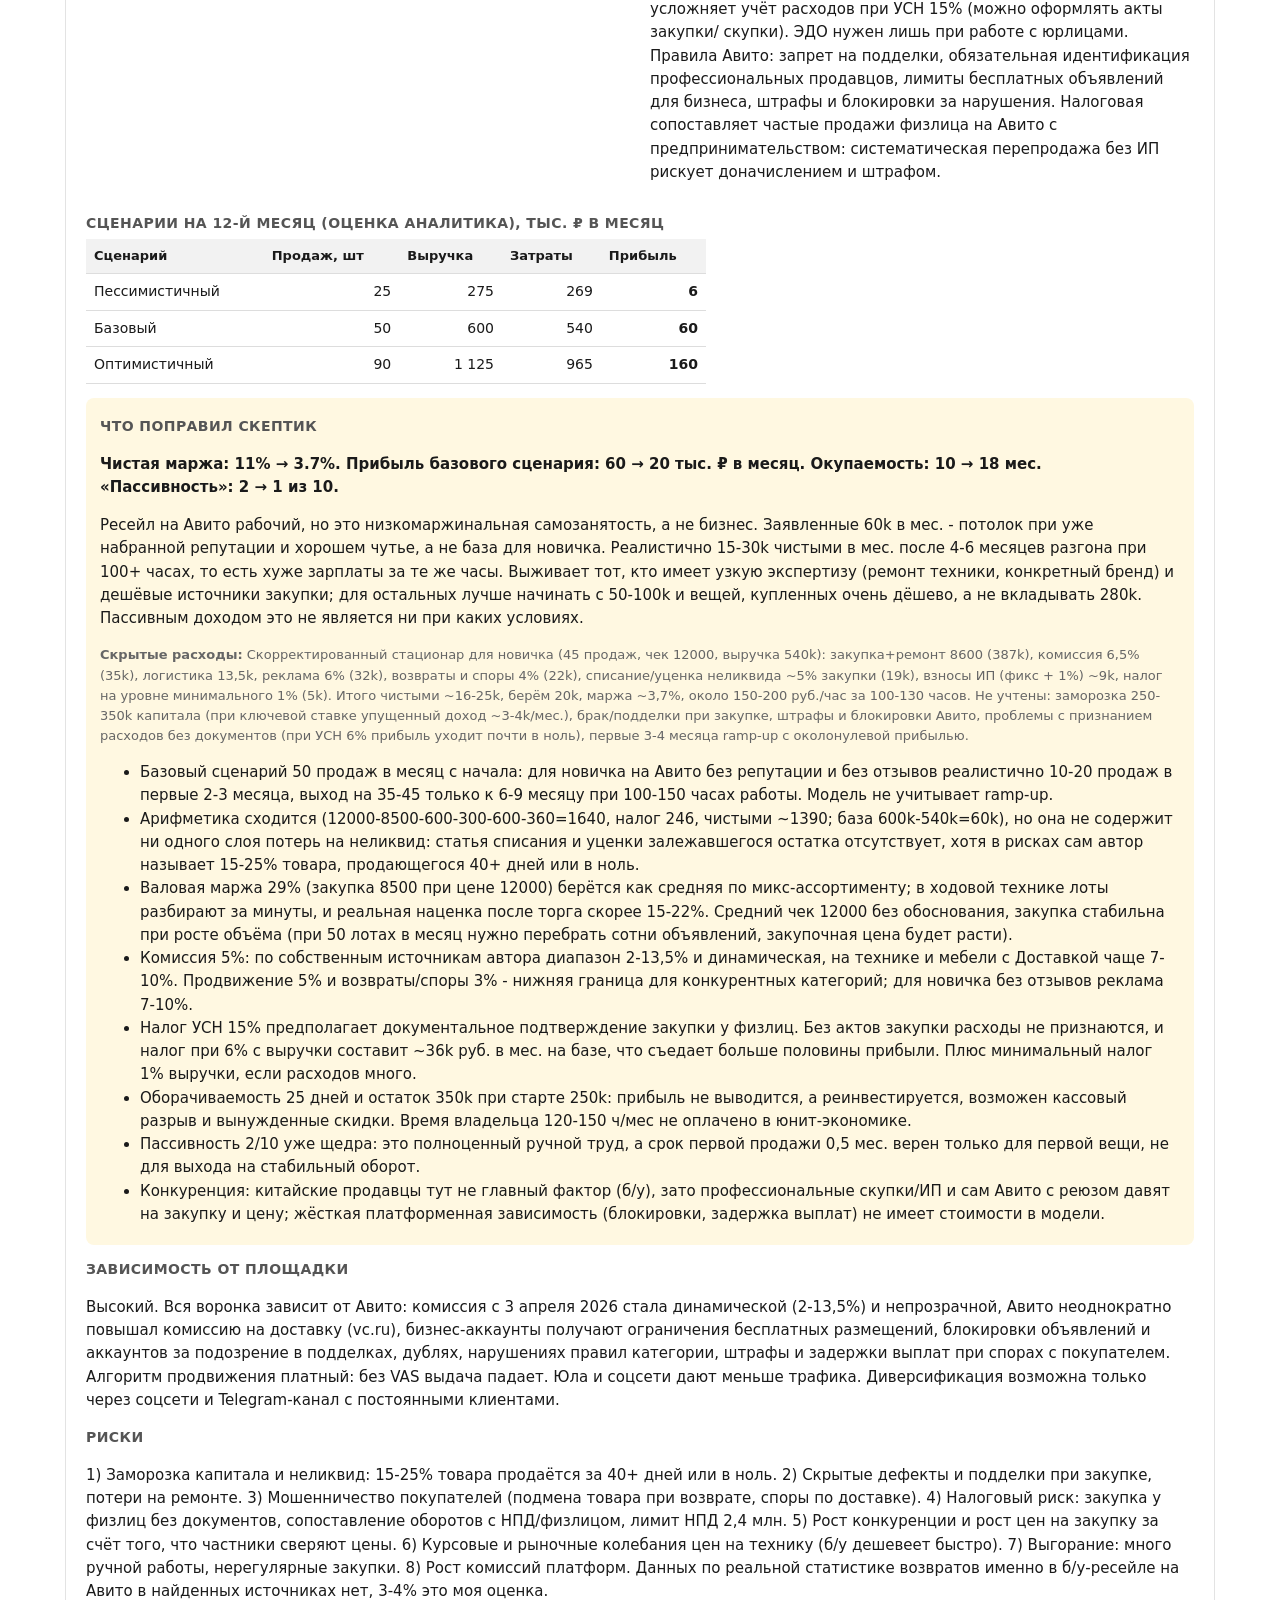
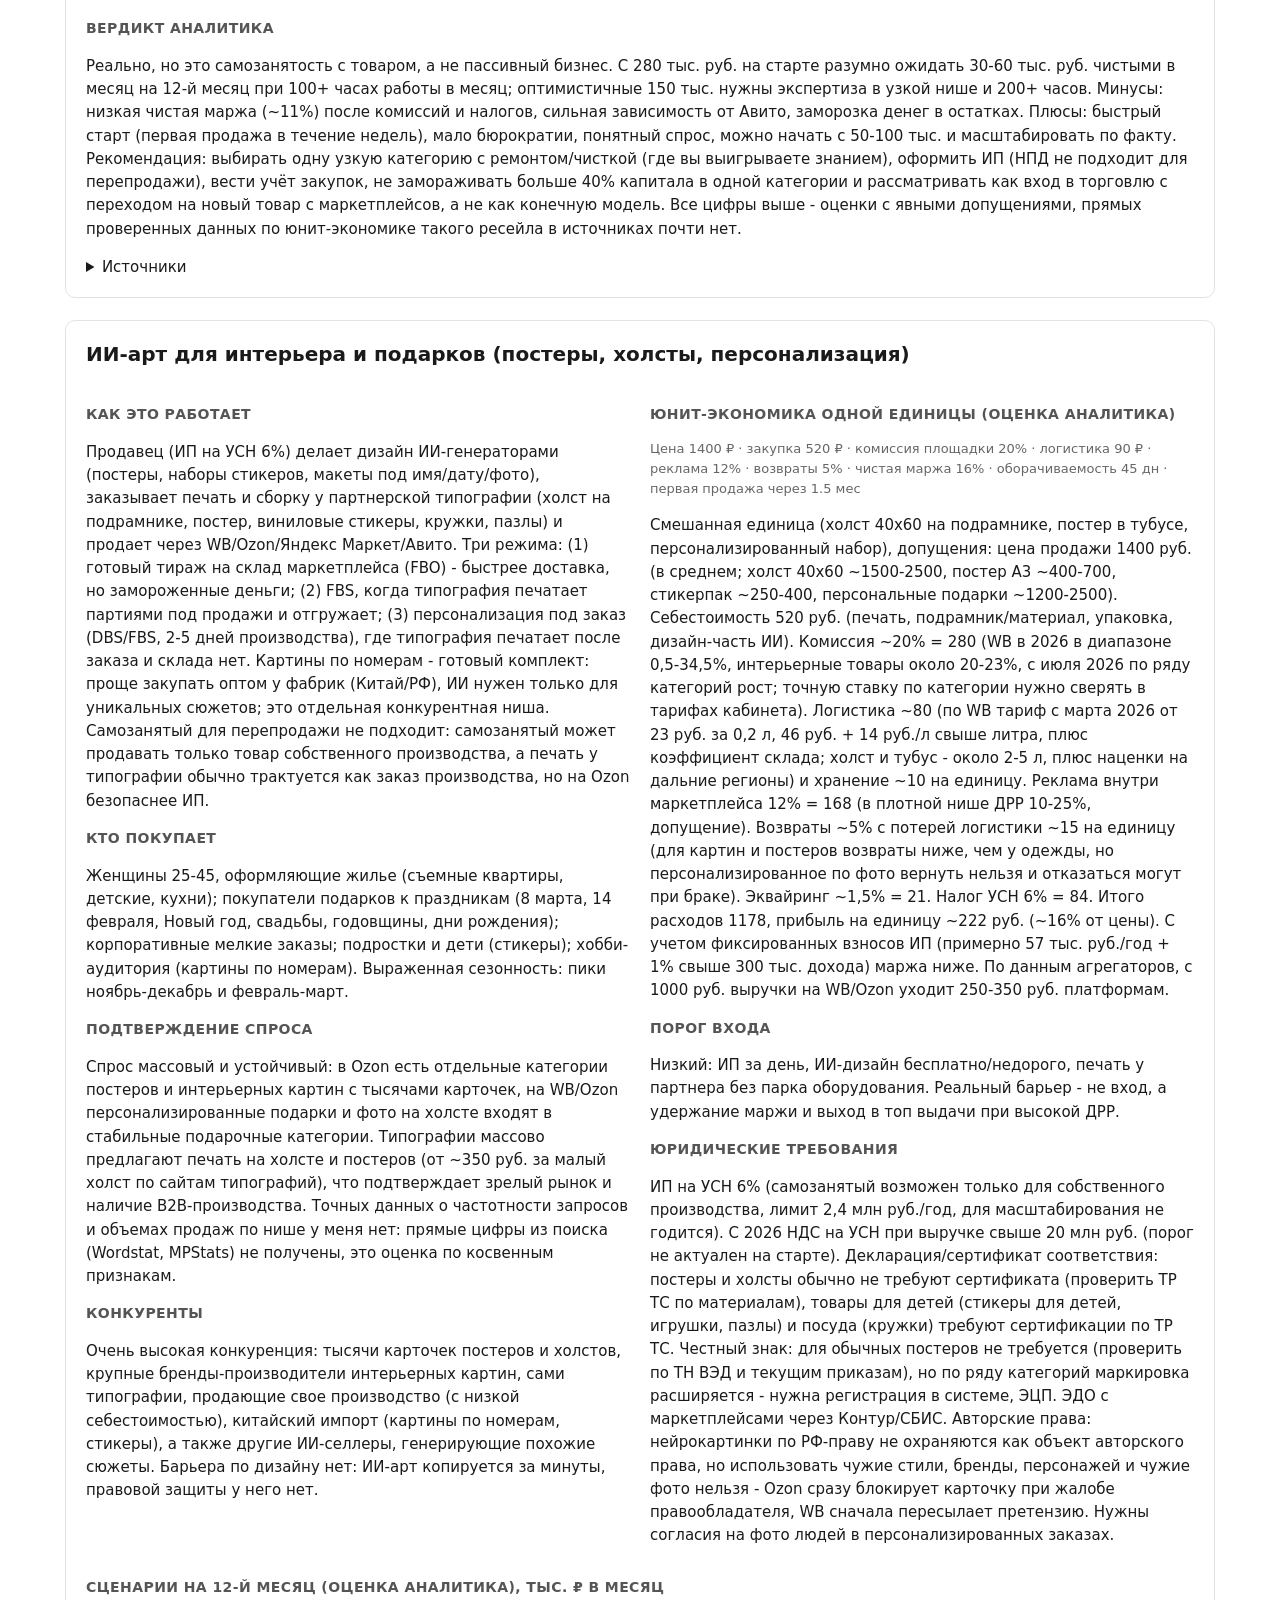
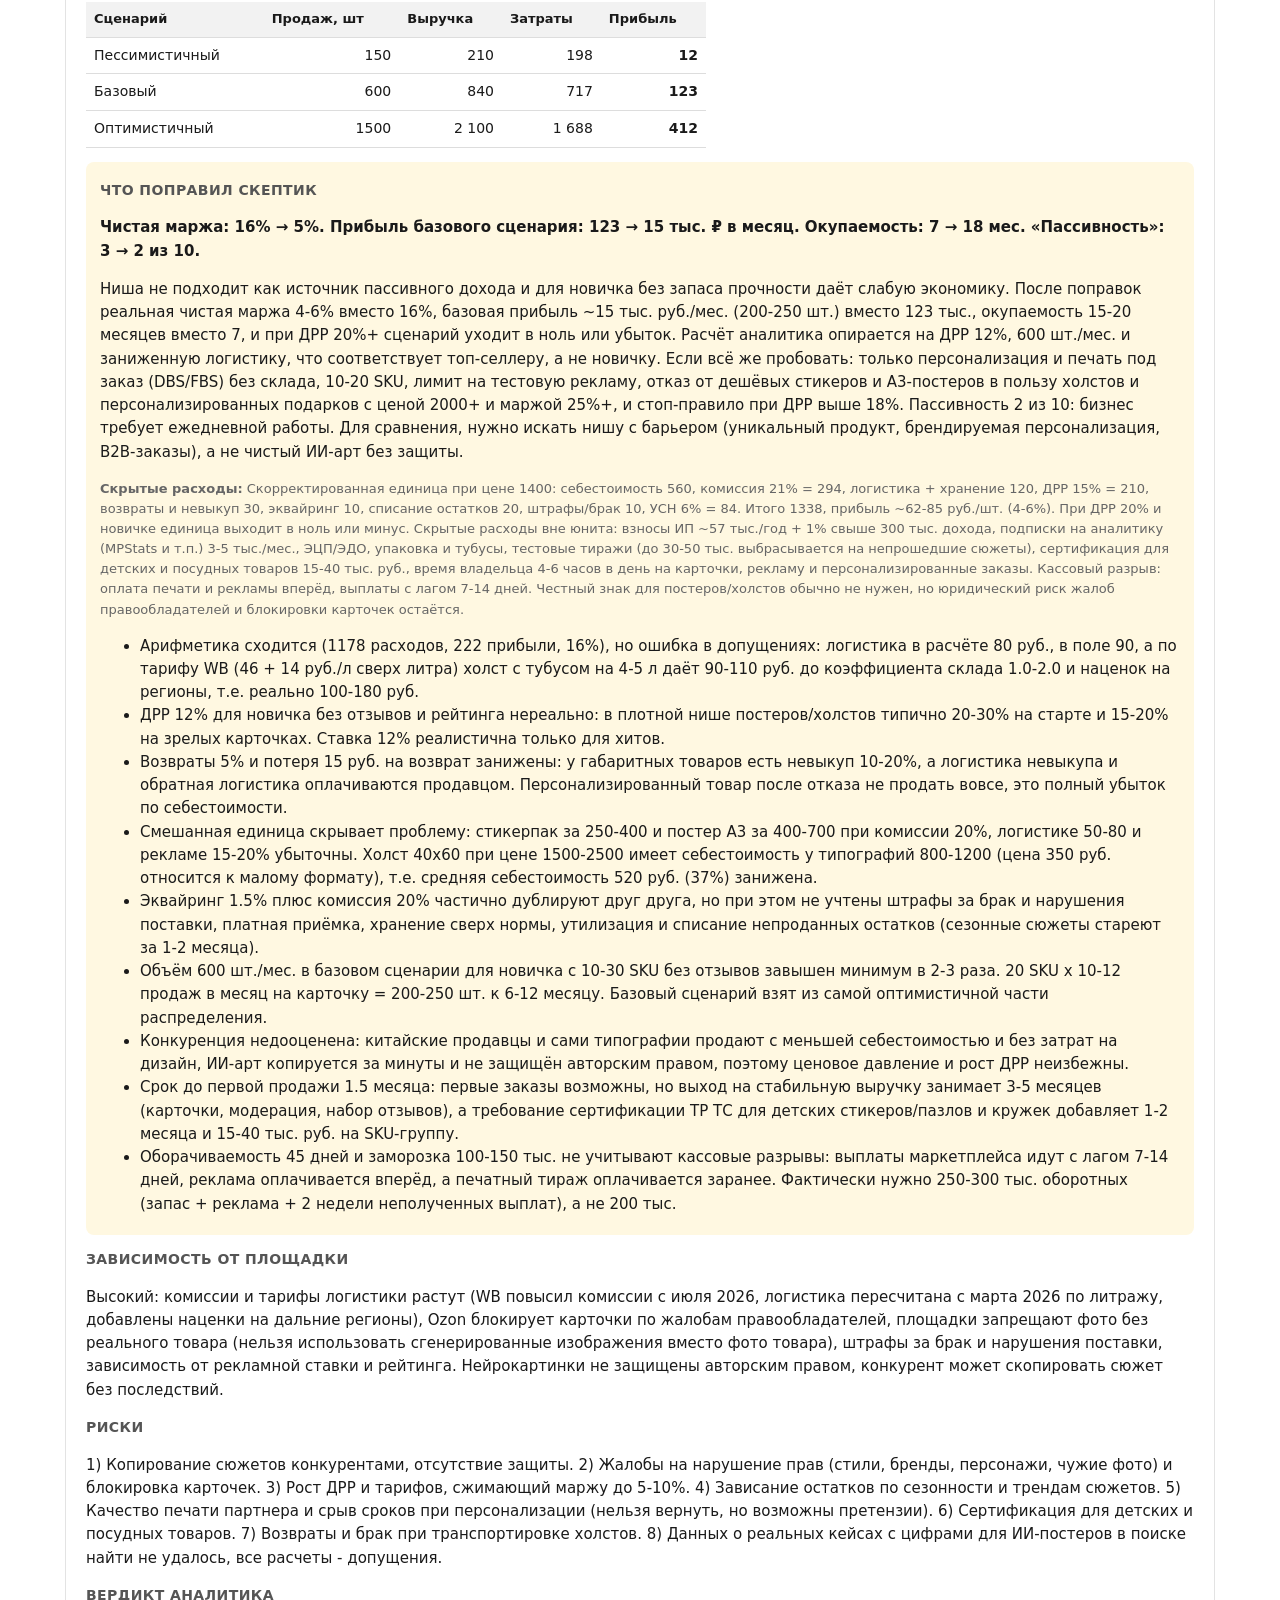
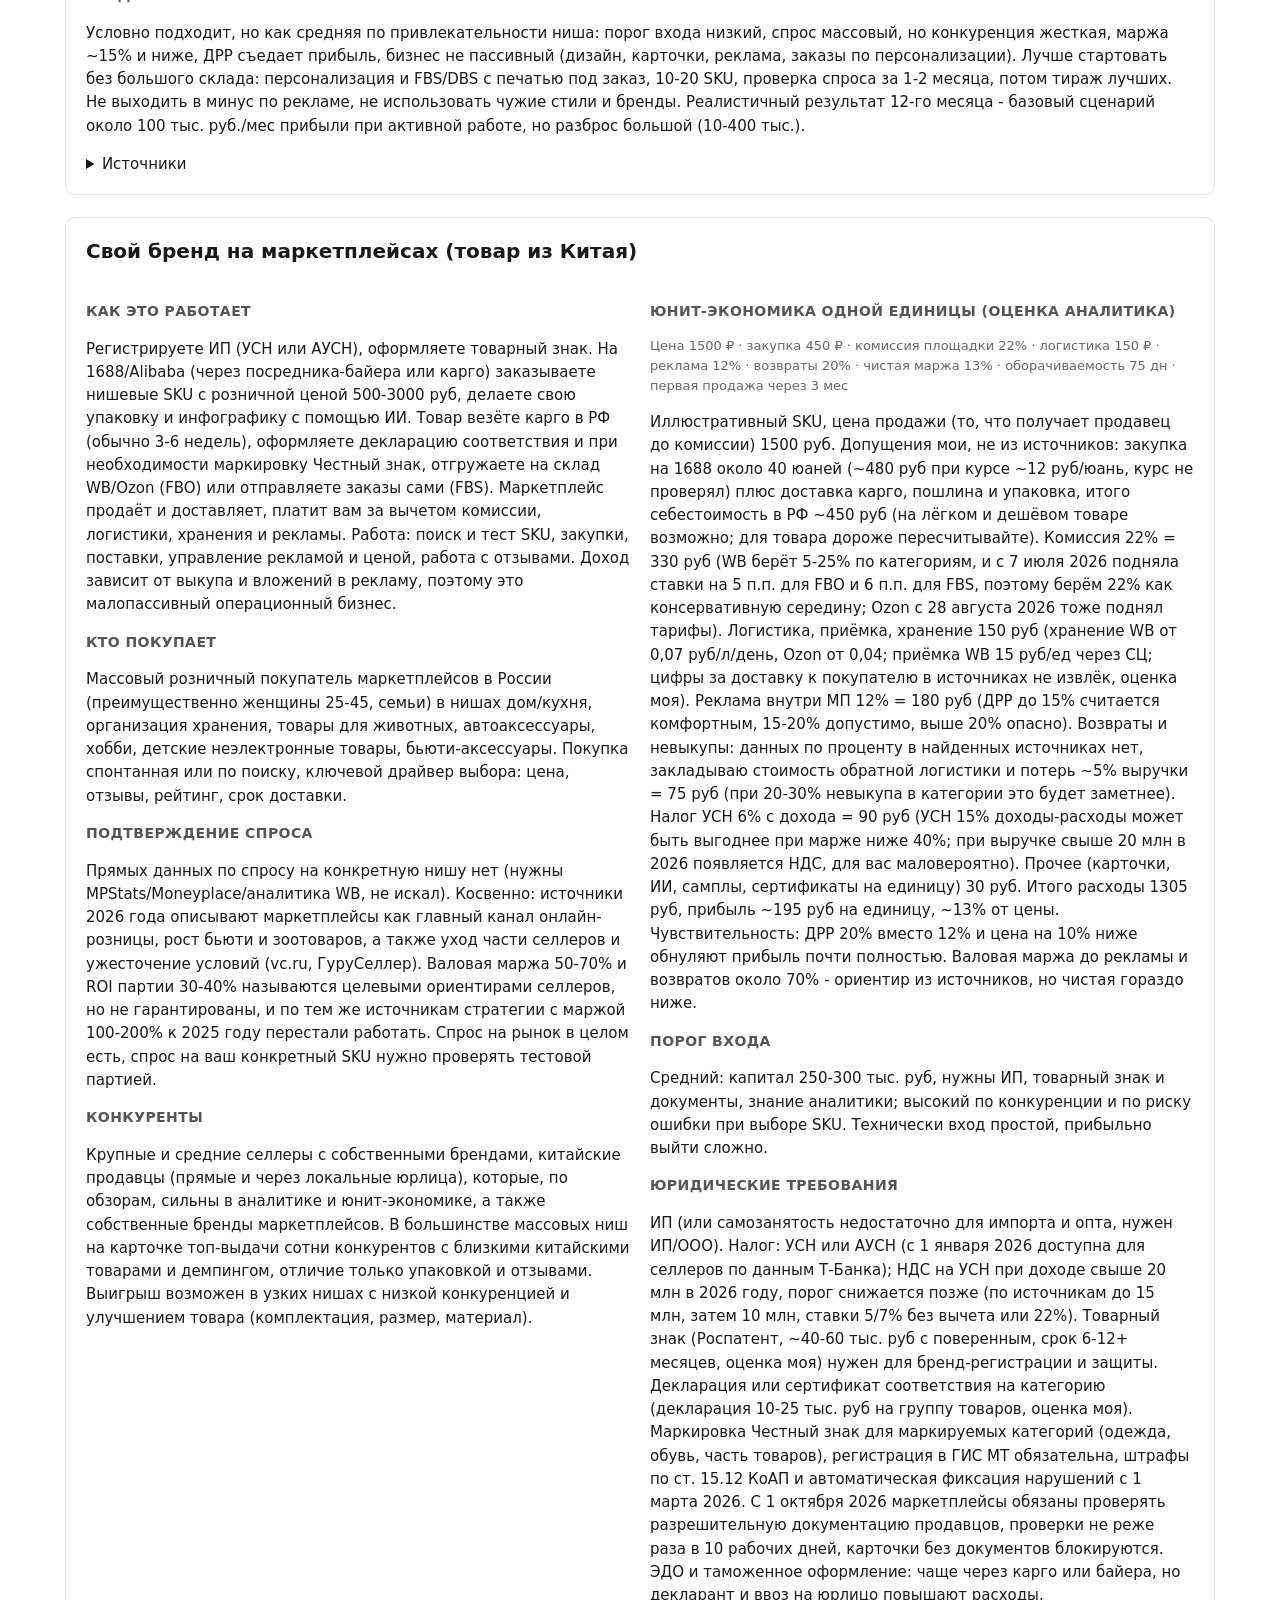
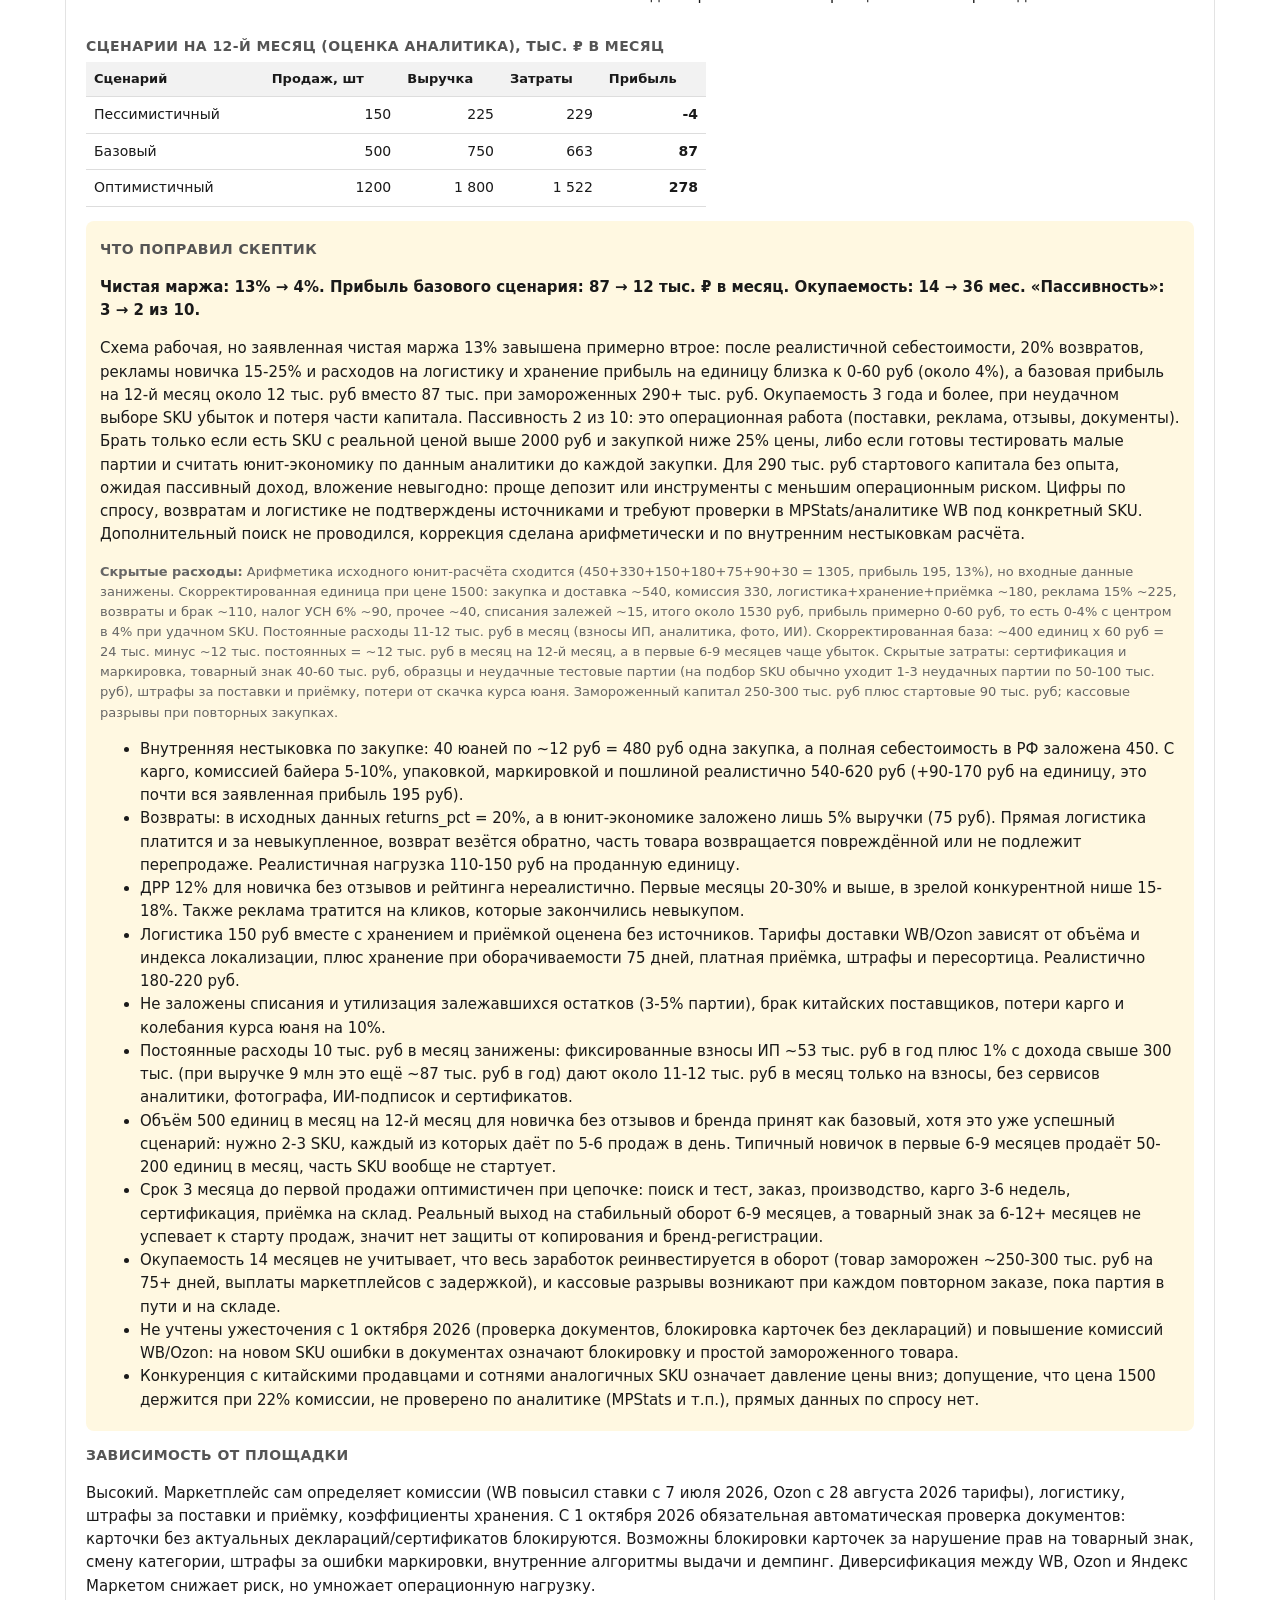
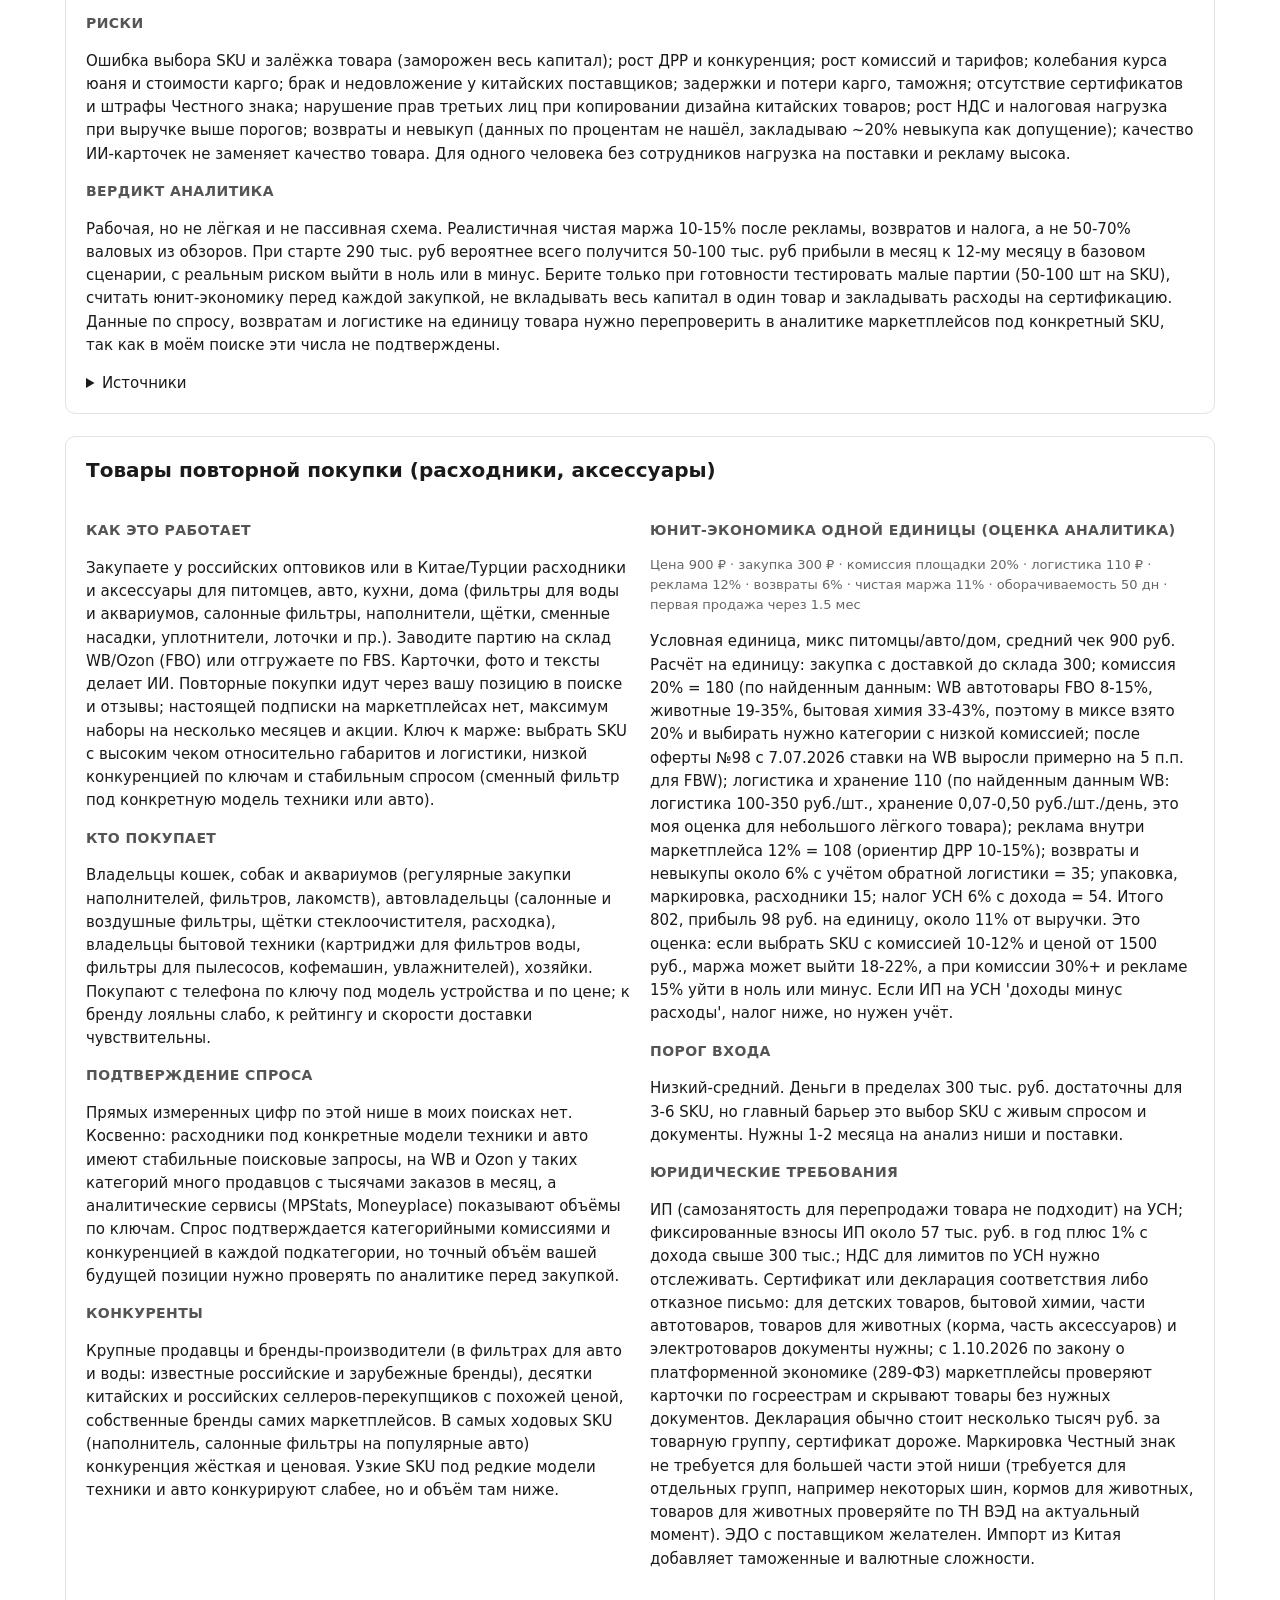
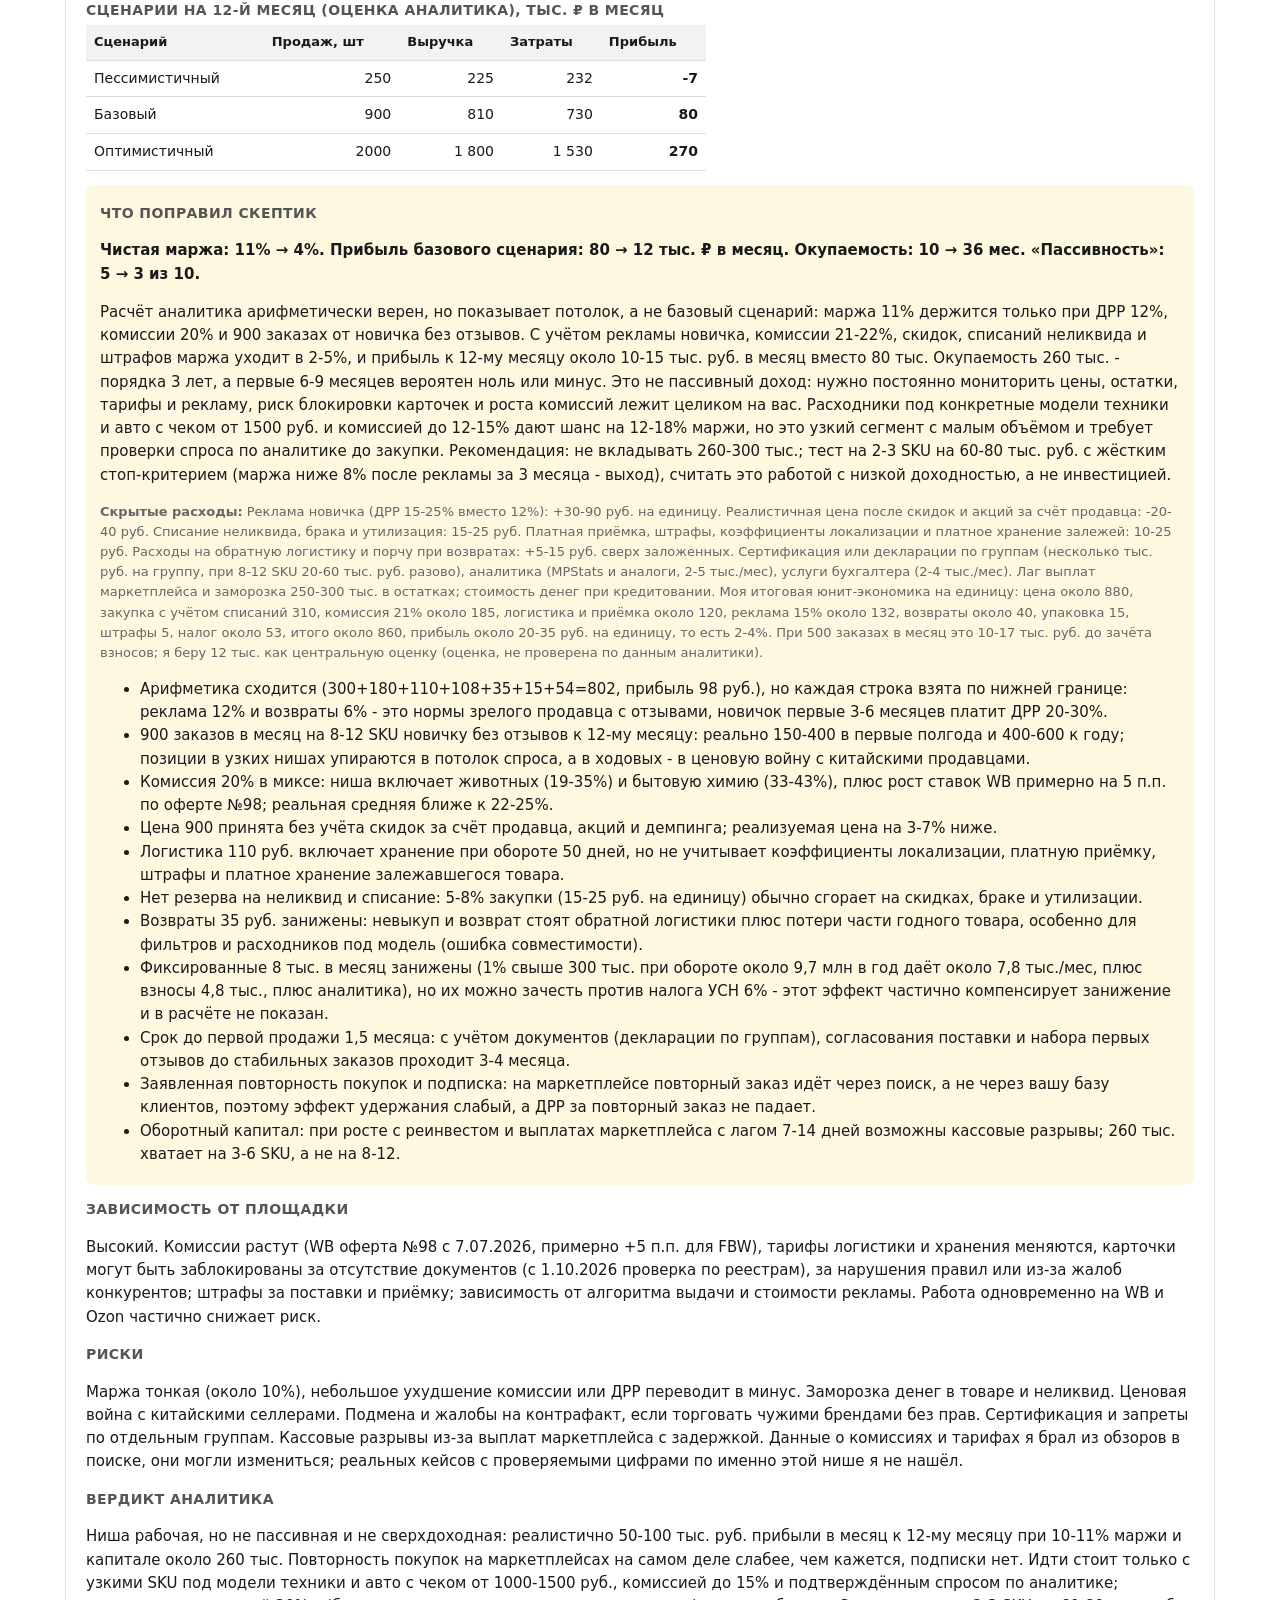
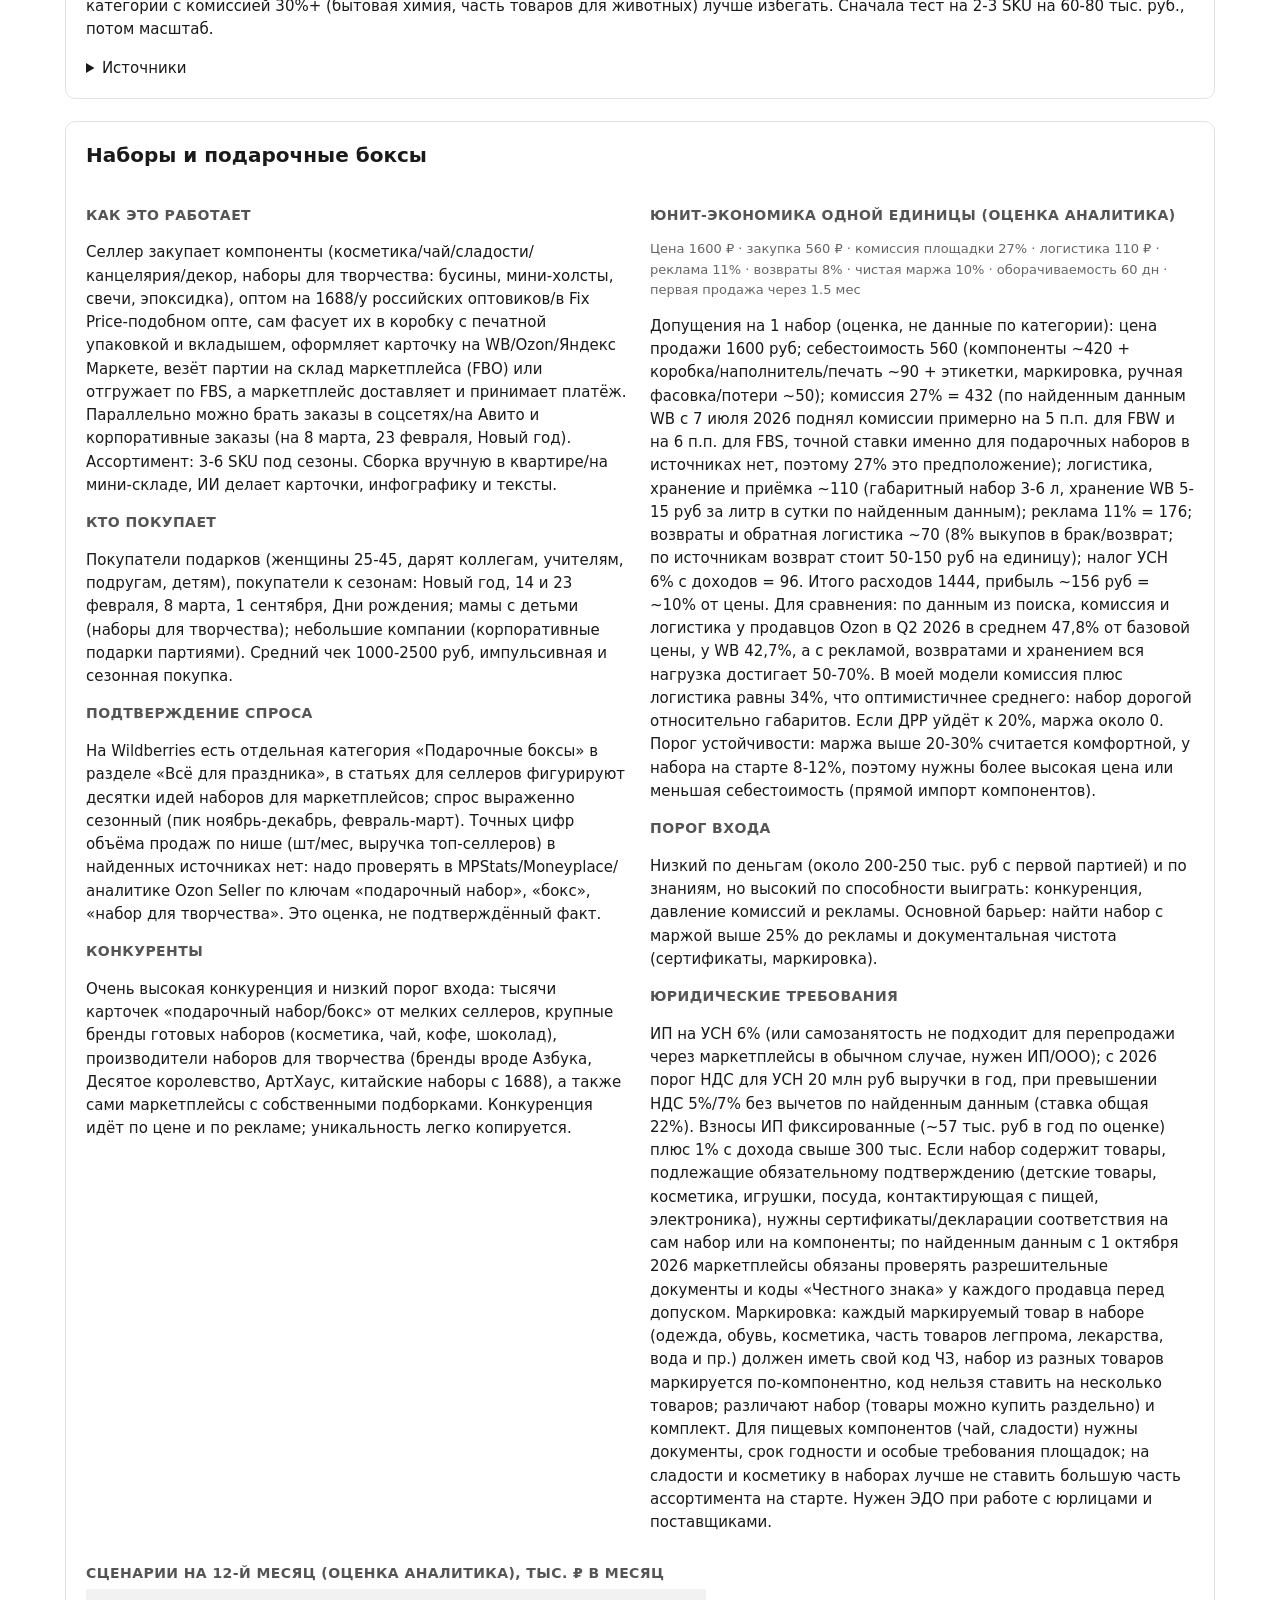
<file: goods_niches_report.html>
<!doctype html><html lang=ru><meta charset=utf-8><meta name=viewport content="width=device-width,initial-scale=1"><title>Товарный бизнес: ниши и экономика</title>
<style>body{font:15px/1.55 system-ui,sans-serif;margin:auto;padding:24px;max-width:1150px;color:#1a1a1a;background:#fff}h1{font-size:26px}h2{margin-top:36px;border-bottom:2px solid #eee;padding-bottom:6px}h3{margin-top:0;font-size:20px}h4{margin:14px 0 4px;font-size:14px;color:#555;text-transform:uppercase;letter-spacing:.03em}
.note{background:#f6f6f2;border-left:4px solid #c96;padding:12px 16px;margin:16px 0}.warn{background:#fff4f0;border-left:4px solid #d44;padding:12px 16px;margin:16px 0}.ok{background:#f0f7f1;border-left:4px solid #3a7;padding:12px 16px;margin:16px 0}
table{border-collapse:collapse;width:100%}th,td{border-bottom:1px solid #ddd;padding:7px 8px;text-align:left;vertical-align:top;font-size:14px}th{background:#f2f2f2;font-size:13px}.r{text-align:right;white-space:nowrap}.s{color:#666;font-size:13px}.hl{background:#fff8e1;font-weight:600}
section{border:1px solid #e3e3e3;border-radius:10px;padding:18px 20px;margin:22px 0}.grid{display:grid;grid-template-columns:1fr 1fr;gap:20px}.crit{background:#fff8e1;border-radius:8px;padding:4px 14px;margin:14px 0}table.m{max-width:620px}a{color:#06c}
@media(max-width:800px){.grid{grid-template-columns:1fr}}@media print{body{padding:0}section{break-inside:avoid}}</style>
<h1>Товарный бизнес: куда можно залететь с ~300 тыс. ₽</h1>
<p>Дата: 2 октября 2026. Расчёт для одного человека без сотрудников, стартовый капитал до ~300 тыс. ₽ вместе с первой закупкой. ИИ помогает с карточками, текстами и дизайном.</p>
<div class=warn><b>Главное, честно.</b> <b>Товарка с 300 тыс. ₽ экономически хуже цифровых ниш.</b> После поправок скептика чистая маржа в большинстве ниш падает до 3–5% (а в дропшиппинге и печати на одежде уходит в ноль или минус), прибыль на 12-м месяце получается от −5 до +20 тыс. ₽ в месяц, окупаемость от 1,5 года до «не окупается». У аналитиков было 30–120 тыс. ₽ в месяц: они брали рекламу и объёмы продаж топ-селлера, а не новичка без отзывов. <b>Пассивности нет:</b> 1–3 балла из 10 (закупки, поставки, реклама, документы, возвраты). Цифры по реальным кейсам почти не подтверждены: проверяемых P&amp;L новичков аналитики в открытых источниках не нашли.</div>
<h2>Сводка по нишам</h2>
<p class=s>Прибыль в тыс. ₽ в месяц на 12-м месяце до оплаты вашего времени. Вложения: первая закупка плюс прочие стартовые затраты (сертификаты, фото, упаковка, реклама на тест). Столбец «после скептика» подсвечен, список отсортирован по нему. Окупаемость 120+ месяцев показана как «не окупается».</p>
<table><tr><th>Ниша<th>Вложения на старт, тыс. ₽<th>Чистая маржа (аналитик → скептик)<th>Прибыль, база аналитика, тыс. ₽<th>База после скептика, тыс. ₽<th>Окупаемость, мес (аналитик → скептик)<th>«Пассивность» из 10 (аналитик → скептик)</tr><tr><td><a href='#used-resale'><b>Ресейл б/у на Авито (техника, одежда, мебель)</b></a></td><td class=r>250<div class=s>+ 30 прочее</div></td><td class=r>11% → <b>3.7%</b></td><td class=r>60</td><td class='r hl'>20</td><td class=r>10 → <b>18</b></td><td class=r>2 → <b>1</b></td></tr><tr><td><a href='#ai-interior'><b>ИИ-арт для интерьера и подарков (постеры, холсты, персонализация)</b></a></td><td class=r>150<div class=s>+ 50 прочее</div></td><td class=r>16% → <b>5%</b></td><td class=r>123</td><td class='r hl'>15</td><td class=r>7 → <b>18</b></td><td class=r>3 → <b>2</b></td></tr><tr><td><a href='#private-label'><b>Свой бренд на маркетплейсах (товар из Китая)</b></a></td><td class=r>200<div class=s>+ 90 прочее</div></td><td class=r>13% → <b>4%</b></td><td class=r>87</td><td class='r hl'>12</td><td class=r>14 → <b>36</b></td><td class=r>3 → <b>2</b></td></tr><tr><td><a href='#repeat-goods'><b>Товары повторной покупки (расходники, аксессуары)</b></a></td><td class=r>200<div class=s>+ 60 прочее</div></td><td class=r>11% → <b>4%</b></td><td class=r>80</td><td class='r hl'>12</td><td class=r>10 → <b>36</b></td><td class=r>5 → <b>3</b></td></tr><tr><td><a href='#bundles'><b>Наборы и подарочные боксы</b></a></td><td class=r>170<div class=s>+ 50 прочее</div></td><td class=r>10% → <b>3%</b></td><td class=r>44</td><td class='r hl'>10</td><td class=r>16 → <b>30</b></td><td class=r>3 → <b>2</b></td></tr><tr><td><a href='#mp-resale'><b>Перепродажа готовых товаров на WB и Ozon</b></a></td><td class=r>200<div class=s>+ 40 прочее</div></td><td class=r>11% → <b>4%</b></td><td class=r>30</td><td class='r hl'>-1</td><td class=r>20 → <b>60</b></td><td class=r>3 → <b>2</b></td></tr><tr><td><a href='#dropship'><b>Дропшиппинг (без склада)</b></a></td><td class=r>20<div class=s>+ 150 прочее</div></td><td class=r>4.8% → <b>-0.5%</b></td><td class=r>41</td><td class='r hl'>-5</td><td class=r>9 → <b>не окупается</b></td><td class=r>3 → <b>2</b></td></tr><tr><td><a href='#pod'><b>Печать на заказ (одежда, кружки, принты)</b></a></td><td class=r>60<div class=s>+ 150 прочее</div></td><td class=r>6% → <b>-1%</b></td><td class=r>44</td><td class='r hl'>-5</td><td class=r>16 → <b>60</b></td><td class=r>3 → <b>2</b></td></tr></table>
<h2>Мой вывод</h2>
<div class=ok>
<p><b>1. Почему товарка слабее цифровых ниш.</b> Между ценой на полке и вашей прибылью стоят комиссия площадки (20–33%, у одежды с принтом до 40–48%), логистика, реклама внутри площадки, возвраты (до 20%), налог и замороженные деньги в остатках. По расчётам на единицу у новичка остаётся 4–5% от цены, и маржу легко обнуляют рост рекламы или комиссии. Платформы меняют условия несколько раз в год (например, рост комиссий WB с 7 июля 2026 по оферте №98 и новые тарифы хранения).</p>
<p><b>2. Самое выгодное по цифрам — ресейл б/у на Авито (~20 тыс. ₽ в месяц):</b> быстрый старт (первая продажа через недели), мало бюрократии, комиссия около 5%. Но это работа руками: по оценке скептика реалистично 15–30 тыс. ₽ в месяц после 4–6 месяцев разгона при 100+ часах, то есть хуже зарплаты за те же часы. Подходит, если у вас есть узкая экспертиза (ремонт техники, конкретный бренд) и источник дешёвых вещей.</p>
<p><b>3. Единственная товарная идея, которую имеет смысл тестировать без склада:</b> ИИ-арт и персонализированные подарки под заказ (холсты, постеры, подарки по фото, имени и дате), печать у партнёра-типографии по схеме DBS/FBS без остатков, 10–20 карточек, проверка спроса 1–2 месяца с лимитом на рекламу. Скептик: прибыль ~15 тыс. ₽, окупаемость 15–20 мес, при рекламе 20%+ уходит в ноль.</p>
<p><b>4. Не идти:</b> дропшиппинг (после поправок −5 тыс. ₽ в месяц, маржа стремится к нулю: вы конкурируете тем же товаром с самим поставщиком), печать на одежде на WB и Ozon (убыточна на единице при комиссиях 40–48%), перепродажу без бренда (маржа ~4%, гонка по цене). Свой бренд из Китая — рабочая схема, но по оценке скептика 12 тыс. ₽ в месяц и окупаемость 3 года при замороженных 290+ тыс. ₽; брать только товар с ценой выше 2000 ₽ и закупкой ниже 25%.</p>
<p><b>5. Если всё же хотите товарку:</b> сначала тест на 30–60 тыс. ₽ (1–3 SKU, малая партия 50–100 шт), считайте юнит-экономику <i>до</i> каждой закупки с запасом: ДРР не 12%, а 20%, возвраты 20%, комиссия +5 п.п. Не вкладывайте весь капитал в один товар. Нужен ИП: самозанятость для перепродажи чужих товаров не подходит.</p></div>
<div class=note><b>Ограничения.</b> Все цифры — оценки с явными допущениями. Тарифы, комиссии и правила площадок (WB, Ozon, Яндекс Маркет, Авито) взяты из блогов и результатов поиска, они часто меняются и их нужно проверять в кабинете перед закупкой. Налоговые и юридические выводы (УСН, НДС, маркировка Честный знак, декларации соответствия) не заменяют консультацию бухгалтера. Реальных проверяемых кейсов новичков с цифрами почти нет, поэтому в базовых сценариях вероятны завышения, и скептик это показал.</div>
<h2>Подробно по нишам</h2><section id=used-resale><h3>Ресейл б/у на Авито (техника, одежда, мебель)</h3>
<div class=grid><div><h4>Как это работает</h4><p>Один человек ищет недооценённые б/у вещи (техника: смартфоны, ноутбуки, игровые приставки, инструмент; мебель; детские товары; брендовая одежда и обувь) на Авито, Юле, в соцсетях и группах срочной продажи, покупает ниже рынка, при необходимости чистит, ремонтирует, фотографирует, пишет карточку с помощью ИИ и перепродаёт на Авито (в основном через Авито Доставку и с самовывозом) в 1,3-1,6 раза дороже. Деньги делает не ассортимент, а скорость поиска и знание цен в категории: заработок идёт от разницы между закупкой и рыночной ценой за вычетом комиссии, доставки, продвижения и потерь на браке. ИИ помогает с описаниями и фото, но поиск лотов, торг, проверка и отправка остаются ручными.</p><h4>Кто покупает</h4><p>Частные покупатели, ищущие дешевле нового: по данным Авито (июль 2026) почти каждый второй россиянин начинает поиск товара с ресейл-платформ, около 45% готовы брать детскую одежду и игрушки б/у, около 40% - б/у устройства, среди молодёжи смартфоны на ресейле готовы покупать 55%, компьютеры 49%. Основные группы: студенты и молодёжь (техника), родители (детские вещи, коляски), люди в ремонте и переезде (мебель), любители брендов (одежда, кроссовки).</p><h4>Подтверждение спроса</h4><p>Спрос подтверждён: число сделок между частными лицами на Авито за 5 лет выросло с 80 до 100 млн (Коммерсантъ/Авито, 2026); более половины россиян покупали одежду на вторичном рынке; первой проданной вещью чаще всего становятся одежда (23%) и техника (22%). Это одновременно спрос и предупреждение: предложение огромно, поставщиков (частников) много, но и конкурентов-перекупов тоже. Точных данных по объёму рынка в рублях в поиске найти не удалось, оценки разнятся.</p><h4>Конкуренты</h4><p>Тысячи профессиональных и полупрофессиональных перекупов на Авито (ИП, магазины б/у техники, скупки), сам Авито (Re-commerce, сервисы проверки и «Авито Реюз»-подобные программы), Юла, Яндекс Маркет Б/у-секции, специализированные магазины одежды-ресейла (Тrаdе-in, комиссионки), частные продавцы, которые продают сами напрямую. Конкуренция жёсткая в ходовой технике (iPhone, ноутбуки, приставки): выгодные лоты разбирают за минуты, поэтому маржа в топ-категориях сжимается.</p></div>
<div><h4>Юнит-экономика одной единицы (оценка аналитика)</h4><p class=s>Цена 12000 ₽ · закупка 8500 ₽ · комиссия площадки 5% · логистика 300 ₽ · реклама 5% · возвраты 3% · чистая маржа 11% · оборачиваемость 25 дн · первая продажа через 0.5 мес</p><p>Допущения (оценки, не точные данные): микс техники и мебели/детского, средний чек 12 000 руб. Закупка вместе с мелким ремонтом/чисткой 8 500 руб. (валовая маржа ~29%). Комиссия Авито и Авито Доставки в 2026 динамическая, по разным источникам 2-13,5% в зависимости от категории, региона и тарифа; берём в среднем 5% = 600 руб. Логистика и упаковка на продавце 300 руб. (часть доставки платит покупатель). Продвижение (VAS: поднятие, выделение) ~5% = 600 руб. Возвраты, споры и брак ~3% выручки = 360 руб. Налог: ИП на УСН «доходы минус расходы» 15% от (12 000 - 8 500 - 600 - 300 - 600 - 360 = 1 640) = ~246 руб. (при УСН 6% с выручки налог был бы 720 руб. и маржа упала бы до ~7%, поэтому при тонкой марже предпочтительнее 15%, но нужен документальный учёт закупки; у частных лиц чеков на закупку часто нет, что отдельная проблема). Итого чистая прибыль на единицу ~1 390 руб., это ~11-12% выручки и ~16% от вложений в товар. До взносов ИП (фиксированные 57 390 руб. в год + 1% свыше 300 тыс. дохода, цифра по 2026 из памяти, проверьте). Часы работы на единицу (поиск, торг, чистка, фото, переписка, отправка) 2-3 часа, то есть ~500-700 руб./час до взносов. Статьи общих обзоров (sostav.ru) показывают тот же вывод: сделка «купил за 3000, продал за 5000» после доставки, комиссии и времени даёт менее 1000 руб.</p><h4>Порог входа</h4><p>Низкий по деньгам и документам (ИП за день, закупка от 50-100 тыс. руб.), но средний по компетенции: нужно знать цены, быстро проверять технику (IMEI, блокировки, скрытые дефекты, подделки) и уметь торговаться. Реальный барьер это время и умение находить лоты, а не капитал.</p><h4>Юридические требования</h4><p>Самозанятость (НПД) для перепродажи чужих товаров не подходит: по разъяснениям, НПД нельзя при перепродаже купленных товаров, лимит 2,4 млн руб. в год; нужен ИП (УСН 6% или 15%, патент по виду деятельности розничной торговли, где применим). Взносы ИП фиксированные (~57 тыс. руб. в год на 2026, проверьте) плюс 1% с дохода свыше 300 тыс. Сертификаты и декларации соответствия для б/у, продаваемых физлицам, как правило не требуются, но запрещено продавать контрафакт, краденое, ограниченные категории (лекарства, алкоголь, оружие, часть детских товаров, требующих сертификации, при продаже как нового). Маркировка Честный знак: для б/у товаров обычно не нужна при продаже, но обувь и одежда, ввозимые/продаваемые как новые, маркируются; б/у (вторичный оборот) от физлиц в общем случае вне маркировки, однако правила менялись, нужно проверять актуальные нормы. Закупка у физлиц без документов усложняет учёт расходов при УСН 15% (можно оформлять акты закупки/ скупки). ЭДО нужен лишь при работе с юрлицами. Правила Авито: запрет на подделки, обязательная идентификация профессиональных продавцов, лимиты бесплатных объявлений для бизнеса, штрафы и блокировки за нарушения. Налоговая сопоставляет частые продажи физлица на Авито с предпринимательством: систематическая перепродажа без ИП рискует доначислением и штрафом.</p></div></div>
<h4>Сценарии на 12-й месяц (оценка аналитика), тыс. ₽ в месяц</h4>
<table class=m><tr><th>Сценарий<th>Продаж, шт<th>Выручка<th>Затраты<th>Прибыль</tr><tr><td>Пессимистичный</td><td class=r>25</td><td class=r>275</td><td class=r>269</td><td class=r><b>6</b></td></tr><tr><td>Базовый</td><td class=r>50</td><td class=r>600</td><td class=r>540</td><td class=r><b>60</b></td></tr><tr><td>Оптимистичный</td><td class=r>90</td><td class=r>1 125</td><td class=r>965</td><td class=r><b>160</b></td></tr></table>
<div class=crit><h4>Что поправил скептик</h4><p><b>Чистая маржа: 11% → 3.7%. Прибыль базового сценария: 60 → 20 тыс. ₽ в месяц. Окупаемость: 10 → 18 мес. «Пассивность»: 2 → 1 из 10.</b></p><p>Ресейл на Авито рабочий, но это низкомаржинальная самозанятость, а не бизнес. Заявленные 60k в мес. - потолок при уже набранной репутации и хорошем чутье, а не база для новичка. Реалистично 15-30k чистыми в мес. после 4-6 месяцев разгона при 100+ часах, то есть хуже зарплаты за те же часы. Выживает тот, кто имеет узкую экспертизу (ремонт техники, конкретный бренд) и дешёвые источники закупки; для остальных лучше начинать с 50-100k и вещей, купленных очень дёшево, а не вкладывать 280k. Пассивным доходом это не является ни при каких условиях.</p><p class=s><b>Скрытые расходы:</b> Скорректированный стационар для новичка (45 продаж, чек 12000, выручка 540k): закупка+ремонт 8600 (387k), комиссия 6,5% (35k), логистика 13,5k, реклама 6% (32k), возвраты и споры 4% (22k), списание/уценка неликвида ~5% закупки (19k), взносы ИП (фикс + 1%) ~9k, налог на уровне минимального 1% (5k). Итого чистыми ~16-25k, берём 20k, маржа ~3,7%, около 150-200 руб./час за 100-130 часов. Не учтены: заморозка 250-350k капитала (при ключевой ставке упущенный доход ~3-4k/мес.), брак/подделки при закупке, штрафы и блокировки Авито, проблемы с признанием расходов без документов (при УСН 6% прибыль уходит почти в ноль), первые 3-4 месяца ramp-up с околонулевой прибылью.</p><ul><li>Базовый сценарий 50 продаж в месяц с начала: для новичка на Авито без репутации и без отзывов реалистично 10-20 продаж в первые 2-3 месяца, выход на 35-45 только к 6-9 месяцу при 100-150 часах работы. Модель не учитывает ramp-up.</li><li>Арифметика сходится (12000-8500-600-300-600-360=1640, налог 246, чистыми ~1390; база 600k-540k=60k), но она не содержит ни одного слоя потерь на неликвид: статья списания и уценки залежавшегося остатка отсутствует, хотя в рисках сам автор называет 15-25% товара, продающегося 40+ дней или в ноль.</li><li>Валовая маржа 29% (закупка 8500 при цене 12000) берётся как средняя по микс-ассортименту; в ходовой технике лоты разбирают за минуты, и реальная наценка после торга скорее 15-22%. Средний чек 12000 без обоснования, закупка стабильна при росте объёма (при 50 лотах в месяц нужно перебрать сотни объявлений, закупочная цена будет расти).</li><li>Комиссия 5%: по собственным источникам автора диапазон 2-13,5% и динамическая, на технике и мебели с Доставкой чаще 7-10%. Продвижение 5% и возвраты/споры 3% - нижняя граница для конкурентных категорий; для новичка без отзывов реклама 7-10%.</li><li>Налог УСН 15% предполагает документальное подтверждение закупки у физлиц. Без актов закупки расходы не признаются, и налог при 6% с выручки составит ~36k руб. в мес. на базе, что съедает больше половины прибыли. Плюс минимальный налог 1% выручки, если расходов много.</li><li>Оборачиваемость 25 дней и остаток 350k при старте 250k: прибыль не выводится, а реинвестируется, возможен кассовый разрыв и вынужденные скидки. Время владельца 120-150 ч/мес не оплачено в юнит-экономике.</li><li>Пассивность 2/10 уже щедра: это полноценный ручной труд, а срок первой продажи 0,5 мес. верен только для первой вещи, не для выхода на стабильный оборот.</li><li>Конкуренция: китайские продавцы тут не главный фактор (б/у), зато профессиональные скупки/ИП и сам Авито с реюзом давят на закупку и цену; жёсткая платформенная зависимость (блокировки, задержка выплат) не имеет стоимости в модели.</li></ul></div>
<h4>Зависимость от площадки</h4><p>Высокий. Вся воронка зависит от Авито: комиссия с 3 апреля 2026 стала динамической (2-13,5%) и непрозрачной, Авито неоднократно повышал комиссию на доставку (vc.ru), бизнес-аккаунты получают ограничения бесплатных размещений, блокировки объявлений и аккаунтов за подозрение в подделках, дублях, нарушениях правил категории, штрафы и задержки выплат при спорах с покупателем. Алгоритм продвижения платный: без VAS выдача падает. Юла и соцсети дают меньше трафика. Диверсификация возможна только через соцсети и Telegram-канал с постоянными клиентами.</p><h4>Риски</h4><p>1) Заморозка капитала и неликвид: 15-25% товара продаётся за 40+ дней или в ноль. 2) Скрытые дефекты и подделки при закупке, потери на ремонте. 3) Мошенничество покупателей (подмена товара при возврате, споры по доставке). 4) Налоговый риск: закупка у физлиц без документов, сопоставление оборотов с НПД/физлицом, лимит НПД 2,4 млн. 5) Рост конкуренции и рост цен на закупку за счёт того, что частники сверяют цены. 6) Курсовые и рыночные колебания цен на технику (б/у дешевеет быстро). 7) Выгорание: много ручной работы, нерегулярные закупки. 8) Рост комиссий платформ. Данных по реальной статистике возвратов именно в б/у-ресейле на Авито в найденных источниках нет, 3-4% это моя оценка.</p><h4>Вердикт аналитика</h4><p>Реально, но это самозанятость с товаром, а не пассивный бизнес. С 280 тыс. руб. на старте разумно ожидать 30-60 тыс. руб. чистыми в месяц на 12-й месяц при 100+ часах работы в месяц; оптимистичные 150 тыс. нужны экспертиза в узкой нише и 200+ часов. Минусы: низкая чистая маржа (~11%) после комиссий и налогов, сильная зависимость от Авито, заморозка денег в остатках. Плюсы: быстрый старт (первая продажа в течение недель), мало бюрократии, понятный спрос, можно начать с 50-100 тыс. и масштабировать по факту. Рекомендация: выбирать одну узкую категорию с ремонтом/чисткой (где вы выигрываете знанием), оформить ИП (НПД не подходит для перепродажи), вести учёт закупок, не замораживать больше 40% капитала в одной категории и рассматривать как вход в торговлю с переходом на новый товар с маркетплейсов, а не как конечную модель. Все цифры выше - оценки с явными допущениями, прямых проверенных данных по юнит-экономике такого ресейла в источниках почти нет.</p><details><summary>Источники</summary><ul class=s><li>https://www.sostav.ru/blogs/293331/106738</li><li>https://www.sostav.ru/blogs/292609/100356</li><li>https://vc.ru/money/2715924-chto-prodavaty-na-avito-v-2026-trendy-i-nishi-s-vysokoy-marzhoy</li><li>https://bidline.ru/blog/komissiya-avito-procent</li><li>https://bidline.ru/blog/avito-dostavka-dlya-prodavca</li><li>https://vc.ru/marketing/2924490-avito-povysilo-komissiyu-na-dostavku</li><li>https://kontur.ru/articles/43885-samozanyatyj_imeet_pravo_prodavat_tovary</li><li>https://buhgalter-nalogi.ru/blog/samozanyatyy-ili-ip-na-marketplace/</li></ul></details></section><section id=ai-interior><h3>ИИ-арт для интерьера и подарков (постеры, холсты, персонализация)</h3>
<div class=grid><div><h4>Как это работает</h4><p>Продавец (ИП на УСН 6%) делает дизайн ИИ-генераторами (постеры, наборы стикеров, макеты под имя/дату/фото), заказывает печать и сборку у партнерской типографии (холст на подрамнике, постер, виниловые стикеры, кружки, пазлы) и продает через WB/Ozon/Яндекс Маркет/Авито. Три режима: (1) готовый тираж на склад маркетплейса (FBO) - быстрее доставка, но замороженные деньги; (2) FBS, когда типография печатает партиями под продажи и отгружает; (3) персонализация под заказ (DBS/FBS, 2-5 дней производства), где типография печатает после заказа и склада нет. Картины по номерам - готовый комплект: проще закупать оптом у фабрик (Китай/РФ), ИИ нужен только для уникальных сюжетов; это отдельная конкурентная ниша. Самозанятый для перепродажи не подходит: самозанятый может продавать только товар собственного производства, а печать у типографии обычно трактуется как заказ производства, но на Ozon безопаснее ИП.</p><h4>Кто покупает</h4><p>Женщины 25-45, оформляющие жилье (съемные квартиры, детские, кухни); покупатели подарков к праздникам (8 марта, 14 февраля, Новый год, свадьбы, годовщины, дни рождения); корпоративные мелкие заказы; подростки и дети (стикеры); хобби-аудитория (картины по номерам). Выраженная сезонность: пики ноябрь-декабрь и февраль-март.</p><h4>Подтверждение спроса</h4><p>Спрос массовый и устойчивый: в Ozon есть отдельные категории постеров и интерьерных картин с тысячами карточек, на WB/Ozon персонализированные подарки и фото на холсте входят в стабильные подарочные категории. Типографии массово предлагают печать на холсте и постеров (от ~350 руб. за малый холст по сайтам типографий), что подтверждает зрелый рынок и наличие B2B-производства. Точных данных о частотности запросов и объемах продаж по нише у меня нет: прямые цифры из поиска (Wordstat, MPStats) не получены, это оценка по косвенным признакам.</p><h4>Конкуренты</h4><p>Очень высокая конкуренция: тысячи карточек постеров и холстов, крупные бренды-производители интерьерных картин, сами типографии, продающие свое производство (с низкой себестоимостью), китайский импорт (картины по номерам, стикеры), а также другие ИИ-селлеры, генерирующие похожие сюжеты. Барьера по дизайну нет: ИИ-арт копируется за минуты, правовой защиты у него нет.</p></div>
<div><h4>Юнит-экономика одной единицы (оценка аналитика)</h4><p class=s>Цена 1400 ₽ · закупка 520 ₽ · комиссия площадки 20% · логистика 90 ₽ · реклама 12% · возвраты 5% · чистая маржа 16% · оборачиваемость 45 дн · первая продажа через 1.5 мес</p><p>Смешанная единица (холст 40x60 на подрамнике, постер в тубусе, персонализированный набор), допущения: цена продажи 1400 руб. (в среднем; холст 40x60 ~1500-2500, постер А3 ~400-700, стикерпак ~250-400, персональные подарки ~1200-2500). Себестоимость 520 руб. (печать, подрамник/материал, упаковка, дизайн-часть ИИ). Комиссия ~20% = 280 (WB в 2026 в диапазоне 0,5-34,5%, интерьерные товары около 20-23%, с июля 2026 по ряду категорий рост; точную ставку по категории нужно сверять в тарифах кабинета). Логистика ~80 (по WB тариф с марта 2026 от 23 руб. за 0,2 л, 46 руб. + 14 руб./л свыше литра, плюс коэффициент склада; холст и тубус - около 2-5 л, плюс наценки на дальние регионы) и хранение ~10 на единицу. Реклама внутри маркетплейса 12% = 168 (в плотной нише ДРР 10-25%, допущение). Возвраты ~5% с потерей логистики ~15 на единицу (для картин и постеров возвраты ниже, чем у одежды, но персонализированное по фото вернуть нельзя и отказаться могут при браке). Эквайринг ~1,5% = 21. Налог УСН 6% = 84. Итого расходов 1178, прибыль на единицу ~222 руб. (~16% от цены). С учетом фиксированных взносов ИП (примерно 57 тыс. руб./год + 1% свыше 300 тыс. дохода) маржа ниже. По данным агрегаторов, с 1000 руб. выручки на WB/Ozon уходит 250-350 руб. платформам.</p><h4>Порог входа</h4><p>Низкий: ИП за день, ИИ-дизайн бесплатно/недорого, печать у партнера без парка оборудования. Реальный барьер - не вход, а удержание маржи и выход в топ выдачи при высокой ДРР.</p><h4>Юридические требования</h4><p>ИП на УСН 6% (самозанятый возможен только для собственного производства, лимит 2,4 млн руб./год, для масштабирования не годится). С 2026 НДС на УСН при выручке свыше 20 млн руб. (порог не актуален на старте). Декларация/сертификат соответствия: постеры и холсты обычно не требуют сертификата (проверить ТР ТС по материалам), товары для детей (стикеры для детей, игрушки, пазлы) и посуда (кружки) требуют сертификации по ТР ТС. Честный знак: для обычных постеров не требуется (проверить по ТН ВЭД и текущим приказам), но по ряду категорий маркировка расширяется - нужна регистрация в системе, ЭЦП. ЭДО с маркетплейсами через Контур/СБИС. Авторские права: нейрокартинки по РФ-праву не охраняются как объект авторского права, но использовать чужие стили, бренды, персонажей и чужие фото нельзя - Ozon сразу блокирует карточку при жалобе правообладателя, WB сначала пересылает претензию. Нужны согласия на фото людей в персонализированных заказах.</p></div></div>
<h4>Сценарии на 12-й месяц (оценка аналитика), тыс. ₽ в месяц</h4>
<table class=m><tr><th>Сценарий<th>Продаж, шт<th>Выручка<th>Затраты<th>Прибыль</tr><tr><td>Пессимистичный</td><td class=r>150</td><td class=r>210</td><td class=r>198</td><td class=r><b>12</b></td></tr><tr><td>Базовый</td><td class=r>600</td><td class=r>840</td><td class=r>717</td><td class=r><b>123</b></td></tr><tr><td>Оптимистичный</td><td class=r>1500</td><td class=r>2 100</td><td class=r>1 688</td><td class=r><b>412</b></td></tr></table>
<div class=crit><h4>Что поправил скептик</h4><p><b>Чистая маржа: 16% → 5%. Прибыль базового сценария: 123 → 15 тыс. ₽ в месяц. Окупаемость: 7 → 18 мес. «Пассивность»: 3 → 2 из 10.</b></p><p>Ниша не подходит как источник пассивного дохода и для новичка без запаса прочности даёт слабую экономику. После поправок реальная чистая маржа 4-6% вместо 16%, базовая прибыль ~15 тыс. руб./мес. (200-250 шт.) вместо 123 тыс., окупаемость 15-20 месяцев вместо 7, и при ДРР 20%+ сценарий уходит в ноль или убыток. Расчёт аналитика опирается на ДРР 12%, 600 шт./мес. и заниженную логистику, что соответствует топ-селлеру, а не новичку. Если всё же пробовать: только персонализация и печать под заказ (DBS/FBS) без склада, 10-20 SKU, лимит на тестовую рекламу, отказ от дешёвых стикеров и А3-постеров в пользу холстов и персонализированных подарков с ценой 2000+ и маржой 25%+, и стоп-правило при ДРР выше 18%. Пассивность 2 из 10: бизнес требует ежедневной работы. Для сравнения, нужно искать нишу с барьером (уникальный продукт, брендируемая персонализация, B2B-заказы), а не чистый ИИ-арт без защиты.</p><p class=s><b>Скрытые расходы:</b> Скорректированная единица при цене 1400: себестоимость 560, комиссия 21% = 294, логистика + хранение 120, ДРР 15% = 210, возвраты и невыкуп 30, эквайринг 10, списание остатков 20, штрафы/брак 10, УСН 6% = 84. Итого 1338, прибыль ~62-85 руб./шт. (4-6%). При ДРР 20% и новичке единица выходит в ноль или минус. Скрытые расходы вне юнита: взносы ИП ~57 тыс./год + 1% свыше 300 тыс. дохода, подписки на аналитику (MPStats и т.п.) 3-5 тыс./мес., ЭЦП/ЭДО, упаковка и тубусы, тестовые тиражи (до 30-50 тыс. выбрасывается на непрошедшие сюжеты), сертификация для детских и посудных товаров 15-40 тыс. руб., время владельца 4-6 часов в день на карточки, рекламу и персонализированные заказы. Кассовый разрыв: оплата печати и рекламы вперёд, выплаты с лагом 7-14 дней. Честный знак для постеров/холстов обычно не нужен, но юридический риск жалоб правообладателей и блокировки карточек остаётся.</p><ul><li>Арифметика сходится (1178 расходов, 222 прибыли, 16%), но ошибка в допущениях: логистика в расчёте 80 руб., в поле 90, а по тарифу WB (46 + 14 руб./л сверх литра) холст с тубусом на 4-5 л даёт 90-110 руб. до коэффициента склада 1.0-2.0 и наценок на регионы, т.е. реально 100-180 руб.</li><li>ДРР 12% для новичка без отзывов и рейтинга нереально: в плотной нише постеров/холстов типично 20-30% на старте и 15-20% на зрелых карточках. Ставка 12% реалистична только для хитов.</li><li>Возвраты 5% и потеря 15 руб. на возврат занижены: у габаритных товаров есть невыкуп 10-20%, а логистика невыкупа и обратная логистика оплачиваются продавцом. Персонализированный товар после отказа не продать вовсе, это полный убыток по себестоимости.</li><li>Смешанная единица скрывает проблему: стикерпак за 250-400 и постер А3 за 400-700 при комиссии 20%, логистике 50-80 и рекламе 15-20% убыточны. Холст 40x60 при цене 1500-2500 имеет себестоимость у типографий 800-1200 (цена 350 руб. относится к малому формату), т.е. средняя себестоимость 520 руб. (37%) занижена.</li><li>Эквайринг 1.5% плюс комиссия 20% частично дублируют друг друга, но при этом не учтены штрафы за брак и нарушения поставки, платная приёмка, хранение сверх нормы, утилизация и списание непроданных остатков (сезонные сюжеты стареют за 1-2 месяца).</li><li>Объём 600 шт./мес. в базовом сценарии для новичка с 10-30 SKU без отзывов завышен минимум в 2-3 раза. 20 SKU x 10-12 продаж в месяц на карточку = 200-250 шт. к 6-12 месяцу. Базовый сценарий взят из самой оптимистичной части распределения.</li><li>Конкуренция недооценена: китайские продавцы и сами типографии продают с меньшей себестоимостью и без затрат на дизайн, ИИ-арт копируется за минуты и не защищён авторским правом, поэтому ценовое давление и рост ДРР неизбежны.</li><li>Срок до первой продажи 1.5 месяца: первые заказы возможны, но выход на стабильную выручку занимает 3-5 месяцев (карточки, модерация, набор отзывов), а требование сертификации ТР ТС для детских стикеров/пазлов и кружек добавляет 1-2 месяца и 15-40 тыс. руб. на SKU-группу.</li><li>Оборачиваемость 45 дней и заморозка 100-150 тыс. не учитывают кассовые разрывы: выплаты маркетплейса идут с лагом 7-14 дней, реклама оплачивается вперёд, а печатный тираж оплачивается заранее. Фактически нужно 250-300 тыс. оборотных (запас + реклама + 2 недели неполученных выплат), а не 200 тыс.</li></ul></div>
<h4>Зависимость от площадки</h4><p>Высокий: комиссии и тарифы логистики растут (WB повысил комиссии с июля 2026, логистика пересчитана с марта 2026 по литражу, добавлены наценки на дальние регионы), Ozon блокирует карточки по жалобам правообладателей, площадки запрещают фото без реального товара (нельзя использовать сгенерированные изображения вместо фото товара), штрафы за брак и нарушения поставки, зависимость от рекламной ставки и рейтинга. Нейрокартинки не защищены авторским правом, конкурент может скопировать сюжет без последствий.</p><h4>Риски</h4><p>1) Копирование сюжетов конкурентами, отсутствие защиты. 2) Жалобы на нарушение прав (стили, бренды, персонажи, чужие фото) и блокировка карточек. 3) Рост ДРР и тарифов, сжимающий маржу до 5-10%. 4) Зависание остатков по сезонности и трендам сюжетов. 5) Качество печати партнера и срыв сроков при персонализации (нельзя вернуть, но возможны претензии). 6) Сертификация для детских и посудных товаров. 7) Возвраты и брак при транспортировке холстов. 8) Данных о реальных кейсах с цифрами для ИИ-постеров в поиске найти не удалось, все расчеты - допущения.</p><h4>Вердикт аналитика</h4><p>Условно подходит, но как средняя по привлекательности ниша: порог входа низкий, спрос массовый, но конкуренция жесткая, маржа ~15% и ниже, ДРР съедает прибыль, бизнес не пассивный (дизайн, карточки, реклама, заказы по персонализации). Лучше стартовать без большого склада: персонализация и FBS/DBS с печатью под заказ, 10-20 SKU, проверка спроса за 1-2 месяца, потом тираж лучших. Не выходить в минус по рекламе, не использовать чужие стили и бренды. Реалистичный результат 12-го месяца - базовый сценарий около 100 тыс. руб./мес прибыли при активной работе, но разброс большой (10-400 тыс.).</p><details><summary>Источники</summary><ul class=s><li>https://practicum.yandex.ru/blog/komissii-marketpleysov/</li><li>https://uniseller.io/blog/komissii-marketplejsov-2026-kto-vyzhivaet/</li><li>https://abn.agency/2026/07/01/wildberries-i-ozon-s-1-iyulya-menyayut-pravila-raboty-dlya-prodavczov-markirovka-hranenie-i-komissii/</li><li>https://soykasoft.ru/blog/wb-ili-ozon-v-2026-s-tysyachi-rublej-vyruchki-uhodit-250-350-i-eto-ne-tolko-komissiya/</li><li>https://postium.ru/biznes-na-portretax-na-xolste/</li><li>https://tvoyposter.ru/page/canvas</li><li>https://selsup.ru/blog/logistika-wildberries/</li><li>https://uniseller.io/blog/samozanyatyj-na-ozon-2026-chto-mozhno-prodavat/</li></ul></details></section><section id=private-label><h3>Свой бренд на маркетплейсах (товар из Китая)</h3>
<div class=grid><div><h4>Как это работает</h4><p>Регистрируете ИП (УСН или АУСН), оформляете товарный знак. На 1688/Alibaba (через посредника-байера или карго) заказываете нишевые SKU с розничной ценой 500-3000 руб, делаете свою упаковку и инфографику с помощью ИИ. Товар везёте карго в РФ (обычно 3-6 недель), оформляете декларацию соответствия и при необходимости маркировку Честный знак, отгружаете на склад WB/Ozon (FBO) или отправляете заказы сами (FBS). Маркетплейс продаёт и доставляет, платит вам за вычетом комиссии, логистики, хранения и рекламы. Работа: поиск и тест SKU, закупки, поставки, управление рекламой и ценой, работа с отзывами. Доход зависит от выкупа и вложений в рекламу, поэтому это малопассивный операционный бизнес.</p><h4>Кто покупает</h4><p>Массовый розничный покупатель маркетплейсов в России (преимущественно женщины 25-45, семьи) в нишах дом/кухня, организация хранения, товары для животных, автоаксессуары, хобби, детские неэлектронные товары, бьюти-аксессуары. Покупка спонтанная или по поиску, ключевой драйвер выбора: цена, отзывы, рейтинг, срок доставки.</p><h4>Подтверждение спроса</h4><p>Прямых данных по спросу на конкретную нишу нет (нужны MPStats/Moneyplace/аналитика WB, не искал). Косвенно: источники 2026 года описывают маркетплейсы как главный канал онлайн-розницы, рост бьюти и зоотоваров, а также уход части селлеров и ужесточение условий (vc.ru, ГуруСеллер). Валовая маржа 50-70% и ROI партии 30-40% называются целевыми ориентирами селлеров, но не гарантированы, и по тем же источникам стратегии с маржой 100-200% к 2025 году перестали работать. Спрос на рынок в целом есть, спрос на ваш конкретный SKU нужно проверять тестовой партией.</p><h4>Конкуренты</h4><p>Крупные и средние селлеры с собственными брендами, китайские продавцы (прямые и через локальные юрлица), которые, по обзорам, сильны в аналитике и юнит-экономике, а также собственные бренды маркетплейсов. В большинстве массовых ниш на карточке топ-выдачи сотни конкурентов с близкими китайскими товарами и демпингом, отличие только упаковкой и отзывами. Выигрыш возможен в узких нишах с низкой конкуренцией и улучшением товара (комплектация, размер, материал).</p></div>
<div><h4>Юнит-экономика одной единицы (оценка аналитика)</h4><p class=s>Цена 1500 ₽ · закупка 450 ₽ · комиссия площадки 22% · логистика 150 ₽ · реклама 12% · возвраты 20% · чистая маржа 13% · оборачиваемость 75 дн · первая продажа через 3 мес</p><p>Иллюстративный SKU, цена продажи (то, что получает продавец до комиссии) 1500 руб. Допущения мои, не из источников: закупка на 1688 около 40 юаней (~480 руб при курсе ~12 руб/юань, курс не проверял) плюс доставка карго, пошлина и упаковка, итого себестоимость в РФ ~450 руб (на лёгком и дешёвом товаре возможно; для товара дороже пересчитывайте). Комиссия 22% = 330 руб (WB берёт 5-25% по категориям, и с 7 июля 2026 подняла ставки на 5 п.п. для FBO и 6 п.п. для FBS, поэтому берём 22% как консервативную середину; Ozon с 28 августа 2026 тоже поднял тарифы). Логистика, приёмка, хранение 150 руб (хранение WB от 0,07 руб/л/день, Ozon от 0,04; приёмка WB 15 руб/ед через СЦ; цифры за доставку к покупателю в источниках не извлёк, оценка моя). Реклама внутри МП 12% = 180 руб (ДРР до 15% считается комфортным, 15-20% допустимо, выше 20% опасно). Возвраты и невыкупы: данных по проценту в найденных источниках нет, закладываю стоимость обратной логистики и потерь ~5% выручки = 75 руб (при 20-30% невыкупа в категории это будет заметнее). Налог УСН 6% с дохода = 90 руб (УСН 15% доходы-расходы может быть выгоднее при марже ниже 40%; при выручке свыше 20 млн в 2026 появляется НДС, для вас маловероятно). Прочее (карточки, ИИ, самплы, сертификаты на единицу) 30 руб. Итого расходы 1305 руб, прибыль ~195 руб на единицу, ~13% от цены. Чувствительность: ДРР 20% вместо 12% и цена на 10% ниже обнуляют прибыль почти полностью. Валовая маржа до рекламы и возвратов около 70% - ориентир из источников, но чистая гораздо ниже.</p><h4>Порог входа</h4><p>Средний: капитал 250-300 тыс. руб, нужны ИП, товарный знак и документы, знание аналитики; высокий по конкуренции и по риску ошибки при выборе SKU. Технически вход простой, прибыльно выйти сложно.</p><h4>Юридические требования</h4><p>ИП (или самозанятость недостаточно для импорта и опта, нужен ИП/ООО). Налог: УСН или АУСН (с 1 января 2026 доступна для селлеров по данным Т-Банка); НДС на УСН при доходе свыше 20 млн в 2026 году, порог снижается позже (по источникам до 15 млн, затем 10 млн, ставки 5/7% без вычета или 22%). Товарный знак (Роспатент, ~40-60 тыс. руб с поверенным, срок 6-12+ месяцев, оценка моя) нужен для бренд-регистрации и защиты. Декларация или сертификат соответствия на категорию (декларация 10-25 тыс. руб на группу товаров, оценка моя). Маркировка Честный знак для маркируемых категорий (одежда, обувь, часть товаров), регистрация в ГИС МТ обязательна, штрафы по ст. 15.12 КоАП и автоматическая фиксация нарушений с 1 марта 2026. С 1 октября 2026 маркетплейсы обязаны проверять разрешительную документацию продавцов, проверки не реже раза в 10 рабочих дней, карточки без документов блокируются. ЭДО и таможенное оформление: чаще через карго или байера, но декларант и ввоз на юрлицо повышают расходы.</p></div></div>
<h4>Сценарии на 12-й месяц (оценка аналитика), тыс. ₽ в месяц</h4>
<table class=m><tr><th>Сценарий<th>Продаж, шт<th>Выручка<th>Затраты<th>Прибыль</tr><tr><td>Пессимистичный</td><td class=r>150</td><td class=r>225</td><td class=r>229</td><td class=r><b>-4</b></td></tr><tr><td>Базовый</td><td class=r>500</td><td class=r>750</td><td class=r>663</td><td class=r><b>87</b></td></tr><tr><td>Оптимистичный</td><td class=r>1200</td><td class=r>1 800</td><td class=r>1 522</td><td class=r><b>278</b></td></tr></table>
<div class=crit><h4>Что поправил скептик</h4><p><b>Чистая маржа: 13% → 4%. Прибыль базового сценария: 87 → 12 тыс. ₽ в месяц. Окупаемость: 14 → 36 мес. «Пассивность»: 3 → 2 из 10.</b></p><p>Схема рабочая, но заявленная чистая маржа 13% завышена примерно втрое: после реалистичной себестоимости, 20% возвратов, рекламы новичка 15-25% и расходов на логистику и хранение прибыль на единицу близка к 0-60 руб (около 4%), а базовая прибыль на 12-й месяц около 12 тыс. руб вместо 87 тыс. при замороженных 290+ тыс. руб. Окупаемость 3 года и более, при неудачном выборе SKU убыток и потеря части капитала. Пассивность 2 из 10: это операционная работа (поставки, реклама, отзывы, документы). Брать только если есть SKU с реальной ценой выше 2000 руб и закупкой ниже 25% цены, либо если готовы тестировать малые партии и считать юнит-экономику по данным аналитики до каждой закупки. Для 290 тыс. руб стартового капитала без опыта, ожидая пассивный доход, вложение невыгодно: проще депозит или инструменты с меньшим операционным риском. Цифры по спросу, возвратам и логистике не подтверждены источниками и требуют проверки в MPStats/аналитике WB под конкретный SKU. Дополнительный поиск не проводился, коррекция сделана арифметически и по внутренним нестыковкам расчёта.</p><p class=s><b>Скрытые расходы:</b> Арифметика исходного юнит-расчёта сходится (450+330+150+180+75+90+30 = 1305, прибыль 195, 13%), но входные данные занижены. Скорректированная единица при цене 1500: закупка и доставка ~540, комиссия 330, логистика+хранение+приёмка ~180, реклама 15% ~225, возвраты и брак ~110, налог УСН 6% ~90, прочее ~40, списания залежей ~15, итого около 1530 руб, прибыль примерно 0-60 руб, то есть 0-4% с центром в 4% при удачном SKU. Постоянные расходы 11-12 тыс. руб в месяц (взносы ИП, аналитика, фото, ИИ). Скорректированная база: ~400 единиц x 60 руб = 24 тыс. минус ~12 тыс. постоянных = ~12 тыс. руб в месяц на 12-й месяц, а в первые 6-9 месяцев чаще убыток. Скрытые затраты: сертификация и маркировка, товарный знак 40-60 тыс. руб, образцы и неудачные тестовые партии (на подбор SKU обычно уходит 1-3 неудачных партии по 50-100 тыс. руб), штрафы за поставки и приёмку, потери от скачка курса юаня. Замороженный капитал 250-300 тыс. руб плюс стартовые 90 тыс. руб; кассовые разрывы при повторных закупках.</p><ul><li>Внутренняя нестыковка по закупке: 40 юаней по ~12 руб = 480 руб одна закупка, а полная себестоимость в РФ заложена 450. С карго, комиссией байера 5-10%, упаковкой, маркировкой и пошлиной реалистично 540-620 руб (+90-170 руб на единицу, это почти вся заявленная прибыль 195 руб).</li><li>Возвраты: в исходных данных returns_pct = 20%, а в юнит-экономике заложено лишь 5% выручки (75 руб). Прямая логистика платится и за невыкупленное, возврат везётся обратно, часть товара возвращается повреждённой или не подлежит перепродаже. Реалистичная нагрузка 110-150 руб на проданную единицу.</li><li>ДРР 12% для новичка без отзывов и рейтинга нереалистично. Первые месяцы 20-30% и выше, в зрелой конкурентной нише 15-18%. Также реклама тратится на кликов, которые закончились невыкупом.</li><li>Логистика 150 руб вместе с хранением и приёмкой оценена без источников. Тарифы доставки WB/Ozon зависят от объёма и индекса локализации, плюс хранение при оборачиваемости 75 дней, платная приёмка, штрафы и пересортица. Реалистично 180-220 руб.</li><li>Не заложены списания и утилизация залежавшихся остатков (3-5% партии), брак китайских поставщиков, потери карго и колебания курса юаня на 10%.</li><li>Постоянные расходы 10 тыс. руб в месяц занижены: фиксированные взносы ИП ~53 тыс. руб в год плюс 1% с дохода свыше 300 тыс. (при выручке 9 млн это ещё ~87 тыс. руб в год) дают около 11-12 тыс. руб в месяц только на взносы, без сервисов аналитики, фотографа, ИИ-подписок и сертификатов.</li><li>Объём 500 единиц в месяц на 12-й месяц для новичка без отзывов и бренда принят как базовый, хотя это уже успешный сценарий: нужно 2-3 SKU, каждый из которых даёт по 5-6 продаж в день. Типичный новичок в первые 6-9 месяцев продаёт 50-200 единиц в месяц, часть SKU вообще не стартует.</li><li>Срок 3 месяца до первой продажи оптимистичен при цепочке: поиск и тест, заказ, производство, карго 3-6 недель, сертификация, приёмка на склад. Реальный выход на стабильный оборот 6-9 месяцев, а товарный знак за 6-12+ месяцев не успевает к старту продаж, значит нет защиты от копирования и бренд-регистрации.</li><li>Окупаемость 14 месяцев не учитывает, что весь заработок реинвестируется в оборот (товар заморожен ~250-300 тыс. руб на 75+ дней, выплаты маркетплейсов с задержкой), и кассовые разрывы возникают при каждом повторном заказе, пока партия в пути и на складе.</li><li>Не учтены ужесточения с 1 октября 2026 (проверка документов, блокировка карточек без деклараций) и повышение комиссий WB/Ozon: на новом SKU ошибки в документах означают блокировку и простой замороженного товара.</li><li>Конкуренция с китайскими продавцами и сотнями аналогичных SKU означает давление цены вниз; допущение, что цена 1500 держится при 22% комиссии, не проверено по аналитике (MPStats и т.п.), прямых данных по спросу нет.</li></ul></div>
<h4>Зависимость от площадки</h4><p>Высокий. Маркетплейс сам определяет комиссии (WB повысил ставки с 7 июля 2026, Ozon с 28 августа 2026 тарифы), логистику, штрафы за поставки и приёмку, коэффициенты хранения. С 1 октября 2026 обязательная автоматическая проверка документов: карточки без актуальных деклараций/сертификатов блокируются. Возможны блокировки карточек за нарушение прав на товарный знак, смену категории, штрафы за ошибки маркировки, внутренние алгоритмы выдачи и демпинг. Диверсификация между WB, Ozon и Яндекс Маркетом снижает риск, но умножает операционную нагрузку.</p><h4>Риски</h4><p>Ошибка выбора SKU и залёжка товара (заморожен весь капитал); рост ДРР и конкуренция; рост комиссий и тарифов; колебания курса юаня и стоимости карго; брак и недовложение у китайских поставщиков; задержки и потери карго, таможня; отсутствие сертификатов и штрафы Честного знака; нарушение прав третьих лиц при копировании дизайна китайских товаров; рост НДС и налоговая нагрузка при выручке выше порогов; возвраты и невыкуп (данных по процентам не нашёл, закладываю ~20% невыкупа как допущение); качество ИИ-карточек не заменяет качество товара. Для одного человека без сотрудников нагрузка на поставки и рекламу высока.</p><h4>Вердикт аналитика</h4><p>Рабочая, но не лёгкая и не пассивная схема. Реалистичная чистая маржа 10-15% после рекламы, возвратов и налога, а не 50-70% валовых из обзоров. При старте 290 тыс. руб вероятнее всего получится 50-100 тыс. руб прибыли в месяц к 12-му месяцу в базовом сценарии, с реальным риском выйти в ноль или в минус. Берите только при готовности тестировать малые партии (50-100 шт на SKU), считать юнит-экономику перед каждой закупкой, не вкладывать весь капитал в один товар и закладывать расходы на сертификацию. Данные по спросу, возвратам и логистике на единицу товара нужно перепроверить в аналитике маркетплейсов под конкретный SKU, так как в моём поиске эти числа не подтверждены.</p><details><summary>Источники</summary><ul class=s><li>https://wbcon.ru/logistics-kvv/</li><li>https://postavleno.ru/blog/novye-tarify-na-ozon-avgust-2026/</li><li>https://www.rbc.ru/industries/news/67d92a3d9a79470f84da1c05</li><li>https://uniseller.io/blog/wildberries-ozon-nalogi-iyul-2026/</li><li>https://guruseller.ru/drr-na-marketplejsakh-chto-ehto-kak-schitat-i-kakoj-normativ-dlya-vashej-kategorii/</li><li>https://vc.ru/marketplace/2692206-byuti-na-marketpleysakh-kak-vyzhit-v-2026-godu-i-uvelichit-prodazhi</li><li>https://www.profifuture.ru/blog/unit-ekonomika-dlya-marketplejsov/</li><li>https://rokass.ru/blog/drugoe/novyy-zakon-o-markirovke-na-marketpleysakh-s-1-oktyabrya-2026-chto-izmenitsya-dlya-sellerov/</li></ul></details></section><section id=repeat-goods><h3>Товары повторной покупки (расходники, аксессуары)</h3>
<div class=grid><div><h4>Как это работает</h4><p>Закупаете у российских оптовиков или в Китае/Турции расходники и аксессуары для питомцев, авто, кухни, дома (фильтры для воды и аквариумов, салонные фильтры, наполнители, щётки, сменные насадки, уплотнители, лоточки и пр.). Заводите партию на склад WB/Ozon (FBO) или отгружаете по FBS. Карточки, фото и тексты делает ИИ. Повторные покупки идут через вашу позицию в поиске и отзывы; настоящей подписки на маркетплейсах нет, максимум наборы на несколько месяцев и акции. Ключ к марже: выбрать SKU с высоким чеком относительно габаритов и логистики, низкой конкуренцией по ключам и стабильным спросом (сменный фильтр под конкретную модель техники или авто).</p><h4>Кто покупает</h4><p>Владельцы кошек, собак и аквариумов (регулярные закупки наполнителей, фильтров, лакомств), автовладельцы (салонные и воздушные фильтры, щётки стеклоочистителя, расходка), владельцы бытовой техники (картриджи для фильтров воды, фильтры для пылесосов, кофемашин, увлажнителей), хозяйки. Покупают с телефона по ключу под модель устройства и по цене; к бренду лояльны слабо, к рейтингу и скорости доставки чувствительны.</p><h4>Подтверждение спроса</h4><p>Прямых измеренных цифр по этой нише в моих поисках нет. Косвенно: расходники под конкретные модели техники и авто имеют стабильные поисковые запросы, на WB и Ozon у таких категорий много продавцов с тысячами заказов в месяц, а аналитические сервисы (MPStats, Moneyplace) показывают объёмы по ключам. Спрос подтверждается категорийными комиссиями и конкуренцией в каждой подкатегории, но точный объём вашей будущей позиции нужно проверять по аналитике перед закупкой.</p><h4>Конкуренты</h4><p>Крупные продавцы и бренды-производители (в фильтрах для авто и воды: известные российские и зарубежные бренды), десятки китайских и российских селлеров-перекупщиков с похожей ценой, собственные бренды самих маркетплейсов. В самых ходовых SKU (наполнитель, салонные фильтры на популярные авто) конкуренция жёсткая и ценовая. Узкие SKU под редкие модели техники и авто конкурируют слабее, но и объём там ниже.</p></div>
<div><h4>Юнит-экономика одной единицы (оценка аналитика)</h4><p class=s>Цена 900 ₽ · закупка 300 ₽ · комиссия площадки 20% · логистика 110 ₽ · реклама 12% · возвраты 6% · чистая маржа 11% · оборачиваемость 50 дн · первая продажа через 1.5 мес</p><p>Условная единица, микс питомцы/авто/дом, средний чек 900 руб. Расчёт на единицу: закупка с доставкой до склада 300; комиссия 20% = 180 (по найденным данным: WB автотовары FBO 8-15%, животные 19-35%, бытовая химия 33-43%, поэтому в миксе взято 20% и выбирать нужно категории с низкой комиссией; после оферты №98 с 7.07.2026 ставки на WB выросли примерно на 5 п.п. для FBW); логистика и хранение 110 (по найденным данным WB: логистика 100-350 руб./шт., хранение 0,07-0,50 руб./шт./день, это моя оценка для небольшого лёгкого товара); реклама внутри маркетплейса 12% = 108 (ориентир ДРР 10-15%); возвраты и невыкупы около 6% с учётом обратной логистики = 35; упаковка, маркировка, расходники 15; налог УСН 6% с дохода = 54. Итого 802, прибыль 98 руб. на единицу, около 11% от выручки. Это оценка: если выбрать SKU с комиссией 10-12% и ценой от 1500 руб., маржа может выйти 18-22%, а при комиссии 30%+ и рекламе 15% уйти в ноль или минус. Если ИП на УСН &#x27;доходы минус расходы&#x27;, налог ниже, но нужен учёт.</p><h4>Порог входа</h4><p>Низкий-средний. Деньги в пределах 300 тыс. руб. достаточны для 3-6 SKU, но главный барьер это выбор SKU с живым спросом и документы. Нужны 1-2 месяца на анализ ниши и поставки.</p><h4>Юридические требования</h4><p>ИП (самозанятость для перепродажи товара не подходит) на УСН; фиксированные взносы ИП около 57 тыс. руб. в год плюс 1% с дохода свыше 300 тыс.; НДС для лимитов по УСН нужно отслеживать. Сертификат или декларация соответствия либо отказное письмо: для детских товаров, бытовой химии, части автотоваров, товаров для животных (корма, часть аксессуаров) и электротоваров документы нужны; с 1.10.2026 по закону о платформенной экономике (289-ФЗ) маркетплейсы проверяют карточки по госреестрам и скрывают товары без нужных документов. Декларация обычно стоит несколько тысяч руб. за товарную группу, сертификат дороже. Маркировка Честный знак не требуется для большей части этой ниши (требуется для отдельных групп, например некоторых шин, кормов для животных, товаров для животных проверяйте по ТН ВЭД на актуальный момент). ЭДО с поставщиком желателен. Импорт из Китая добавляет таможенные и валютные сложности.</p></div></div>
<h4>Сценарии на 12-й месяц (оценка аналитика), тыс. ₽ в месяц</h4>
<table class=m><tr><th>Сценарий<th>Продаж, шт<th>Выручка<th>Затраты<th>Прибыль</tr><tr><td>Пессимистичный</td><td class=r>250</td><td class=r>225</td><td class=r>232</td><td class=r><b>-7</b></td></tr><tr><td>Базовый</td><td class=r>900</td><td class=r>810</td><td class=r>730</td><td class=r><b>80</b></td></tr><tr><td>Оптимистичный</td><td class=r>2000</td><td class=r>1 800</td><td class=r>1 530</td><td class=r><b>270</b></td></tr></table>
<div class=crit><h4>Что поправил скептик</h4><p><b>Чистая маржа: 11% → 4%. Прибыль базового сценария: 80 → 12 тыс. ₽ в месяц. Окупаемость: 10 → 36 мес. «Пассивность»: 5 → 3 из 10.</b></p><p>Расчёт аналитика арифметически верен, но показывает потолок, а не базовый сценарий: маржа 11% держится только при ДРР 12%, комиссии 20% и 900 заказах от новичка без отзывов. С учётом рекламы новичка, комиссии 21-22%, скидок, списаний неликвида и штрафов маржа уходит в 2-5%, и прибыль к 12-му месяцу около 10-15 тыс. руб. в месяц вместо 80 тыс. Окупаемость 260 тыс. - порядка 3 лет, а первые 6-9 месяцев вероятен ноль или минус. Это не пассивный доход: нужно постоянно мониторить цены, остатки, тарифы и рекламу, риск блокировки карточек и роста комиссий лежит целиком на вас. Расходники под конкретные модели техники и авто с чеком от 1500 руб. и комиссией до 12-15% дают шанс на 12-18% маржи, но это узкий сегмент с малым объёмом и требует проверки спроса по аналитике до закупки. Рекомендация: не вкладывать 260-300 тыс.; тест на 2-3 SKU на 60-80 тыс. руб. с жёстким стоп-критерием (маржа ниже 8% после рекламы за 3 месяца - выход), считать это работой с низкой доходностью, а не инвестицией.</p><p class=s><b>Скрытые расходы:</b> Реклама новичка (ДРР 15-25% вместо 12%): +30-90 руб. на единицу. Реалистичная цена после скидок и акций за счёт продавца: -20-40 руб. Списание неликвида, брака и утилизация: 15-25 руб. Платная приёмка, штрафы, коэффициенты локализации и платное хранение залежей: 10-25 руб. Расходы на обратную логистику и порчу при возвратах: +5-15 руб. сверх заложенных. Сертификация или декларации по группам (несколько тыс. руб. на группу, при 8-12 SKU 20-60 тыс. руб. разово), аналитика (MPStats и аналоги, 2-5 тыс./мес), услуги бухгалтера (2-4 тыс./мес). Лаг выплат маркетплейса и заморозка 250-300 тыс. в остатках; стоимость денег при кредитовании. Моя итоговая юнит-экономика на единицу: цена около 880, закупка с учётом списаний 310, комиссия 21% около 185, логистика и приёмка около 120, реклама 15% около 132, возвраты около 40, упаковка 15, штрафы 5, налог около 53, итого около 860, прибыль около 20-35 руб. на единицу, то есть 2-4%. При 500 заказах в месяц это 10-17 тыс. руб. до зачёта взносов; я беру 12 тыс. как центральную оценку (оценка, не проверена по данным аналитики).</p><ul><li>Арифметика сходится (300+180+110+108+35+15+54=802, прибыль 98 руб.), но каждая строка взята по нижней границе: реклама 12% и возвраты 6% - это нормы зрелого продавца с отзывами, новичок первые 3-6 месяцев платит ДРР 20-30%.</li><li>900 заказов в месяц на 8-12 SKU новичку без отзывов к 12-му месяцу: реально 150-400 в первые полгода и 400-600 к году; позиции в узких нишах упираются в потолок спроса, а в ходовых - в ценовую войну с китайскими продавцами.</li><li>Комиссия 20% в миксе: ниша включает животных (19-35%) и бытовую химию (33-43%), плюс рост ставок WB примерно на 5 п.п. по оферте №98; реальная средняя ближе к 22-25%.</li><li>Цена 900 принята без учёта скидок за счёт продавца, акций и демпинга; реализуемая цена на 3-7% ниже.</li><li>Логистика 110 руб. включает хранение при обороте 50 дней, но не учитывает коэффициенты локализации, платную приёмку, штрафы и платное хранение залежавшегося товара.</li><li>Нет резерва на неликвид и списание: 5-8% закупки (15-25 руб. на единицу) обычно сгорает на скидках, браке и утилизации.</li><li>Возвраты 35 руб. занижены: невыкуп и возврат стоят обратной логистики плюс потери части годного товара, особенно для фильтров и расходников под модель (ошибка совместимости).</li><li>Фиксированные 8 тыс. в месяц занижены (1% свыше 300 тыс. при обороте около 9,7 млн в год даёт около 7,8 тыс./мес, плюс взносы 4,8 тыс., плюс аналитика), но их можно зачесть против налога УСН 6% - этот эффект частично компенсирует занижение и в расчёте не показан.</li><li>Срок до первой продажи 1,5 месяца: с учётом документов (декларации по группам), согласования поставки и набора первых отзывов до стабильных заказов проходит 3-4 месяца.</li><li>Заявленная повторность покупок и подписка: на маркетплейсе повторный заказ идёт через поиск, а не через вашу базу клиентов, поэтому эффект удержания слабый, а ДРР за повторный заказ не падает.</li><li>Оборотный капитал: при росте с реинвестом и выплатах маркетплейса с лагом 7-14 дней возможны кассовые разрывы; 260 тыс. хватает на 3-6 SKU, а не на 8-12.</li></ul></div>
<h4>Зависимость от площадки</h4><p>Высокий. Комиссии растут (WB оферта №98 с 7.07.2026, примерно +5 п.п. для FBW), тарифы логистики и хранения меняются, карточки могут быть заблокированы за отсутствие документов (с 1.10.2026 проверка по реестрам), за нарушения правил или из-за жалоб конкурентов; штрафы за поставки и приёмку; зависимость от алгоритма выдачи и стоимости рекламы. Работа одновременно на WB и Ozon частично снижает риск.</p><h4>Риски</h4><p>Маржа тонкая (около 10%), небольшое ухудшение комиссии или ДРР переводит в минус. Заморозка денег в товаре и неликвид. Ценовая война с китайскими селлерами. Подмена и жалобы на контрафакт, если торговать чужими брендами без прав. Сертификация и запреты по отдельным группам. Кассовые разрывы из-за выплат маркетплейса с задержкой. Данные о комиссиях и тарифах я брал из обзоров в поиске, они могли измениться; реальных кейсов с проверяемыми цифрами по именно этой нише я не нашёл.</p><h4>Вердикт аналитика</h4><p>Ниша рабочая, но не пассивная и не сверхдоходная: реалистично 50-100 тыс. руб. прибыли в месяц к 12-му месяцу при 10-11% маржи и капитале около 260 тыс. Повторность покупок на маркетплейсах на самом деле слабее, чем кажется, подписки нет. Идти стоит только с узкими SKU под модели техники и авто с чеком от 1000-1500 руб., комиссией до 15% и подтверждённым спросом по аналитике; категории с комиссией 30%+ (бытовая химия, часть товаров для животных) лучше избегать. Сначала тест на 2-3 SKU на 60-80 тыс. руб., потом масштаб.</p><details><summary>Источники</summary><ul class=s><li>https://selsup.ru/blog/komissii-ozon-2024/</li><li>https://mpmgr.ru/blog/reports/komissii-na-wildberries-vse-chto-nuzhno-znat</li><li>https://postavleno.ru/blog/komissiya-wildberries-dlya-prodavcov/</li><li>https://selsup.ru/blog/yunit-ekonomika-dlya-wildberries-i-ozon/</li><li>https://seller.wildberries.ru/instructions/ru/ru/material/certificates-and-conformity-declarations</li><li>https://vc.ru/marketplace/2854455-izmeneniya-na-marketpleysakh-ozon-i-wildberries-dlya-sellerov-v-rossii</li></ul></details></section><section id=bundles><h3>Наборы и подарочные боксы</h3>
<div class=grid><div><h4>Как это работает</h4><p>Селлер закупает компоненты (косметика/чай/сладости/канцелярия/декор, наборы для творчества: бусины, мини-холсты, свечи, эпоксидка), оптом на 1688/у российских оптовиков/в Fix Price-подобном опте, сам фасует их в коробку с печатной упаковкой и вкладышем, оформляет карточку на WB/Ozon/Яндекс Маркете, везёт партии на склад маркетплейса (FBO) или отгружает по FBS, а маркетплейс доставляет и принимает платёж. Параллельно можно брать заказы в соцсетях/на Авито и корпоративные заказы (на 8 марта, 23 февраля, Новый год). Ассортимент: 3-6 SKU под сезоны. Сборка вручную в квартире/на мини-складе, ИИ делает карточки, инфографику и тексты.</p><h4>Кто покупает</h4><p>Покупатели подарков (женщины 25-45, дарят коллегам, учителям, подругам, детям), покупатели к сезонам: Новый год, 14 и 23 февраля, 8 марта, 1 сентября, Дни рождения; мамы с детьми (наборы для творчества); небольшие компании (корпоративные подарки партиями). Средний чек 1000-2500 руб, импульсивная и сезонная покупка.</p><h4>Подтверждение спроса</h4><p>На Wildberries есть отдельная категория «Подарочные боксы» в разделе «Всё для праздника», в статьях для селлеров фигурируют десятки идей наборов для маркетплейсов; спрос выраженно сезонный (пик ноябрь-декабрь, февраль-март). Точных цифр объёма продаж по нише (шт/мес, выручка топ-селлеров) в найденных источниках нет: надо проверять в MPStats/Moneyplace/аналитике Ozon Seller по ключам «подарочный набор», «бокс», «набор для творчества». Это оценка, не подтверждённый факт.</p><h4>Конкуренты</h4><p>Очень высокая конкуренция и низкий порог входа: тысячи карточек «подарочный набор/бокс» от мелких селлеров, крупные бренды готовых наборов (косметика, чай, кофе, шоколад), производители наборов для творчества (бренды вроде Азбука, Десятое королевство, АртХаус, китайские наборы с 1688), а также сами маркетплейсы с собственными подборками. Конкуренция идёт по цене и по рекламе; уникальность легко копируется.</p></div>
<div><h4>Юнит-экономика одной единицы (оценка аналитика)</h4><p class=s>Цена 1600 ₽ · закупка 560 ₽ · комиссия площадки 27% · логистика 110 ₽ · реклама 11% · возвраты 8% · чистая маржа 10% · оборачиваемость 60 дн · первая продажа через 1.5 мес</p><p>Допущения на 1 набор (оценка, не данные по категории): цена продажи 1600 руб; себестоимость 560 (компоненты ~420 + коробка/наполнитель/печать ~90 + этикетки, маркировка, ручная фасовка/потери ~50); комиссия 27% = 432 (по найденным данным WB с 7 июля 2026 поднял комиссии примерно на 5 п.п. для FBW и на 6 п.п. для FBS, точной ставки именно для подарочных наборов в источниках нет, поэтому 27% это предположение); логистика, хранение и приёмка ~110 (габаритный набор 3-6 л, хранение WB 5-15 руб за литр в сутки по найденным данным); реклама 11% = 176; возвраты и обратная логистика ~70 (8% выкупов в брак/возврат; по источникам возврат стоит 50-150 руб на единицу); налог УСН 6% с доходов = 96. Итого расходов 1444, прибыль ~156 руб = ~10% от цены. Для сравнения: по данным из поиска, комиссия и логистика у продавцов Ozon в Q2 2026 в среднем 47,8% от базовой цены, у WB 42,7%, а с рекламой, возвратами и хранением вся нагрузка достигает 50-70%. В моей модели комиссия плюс логистика равны 34%, что оптимистичнее среднего: набор дорогой относительно габаритов. Если ДРР уйдёт к 20%, маржа около 0. Порог устойчивости: маржа выше 20-30% считается комфортной, у набора на старте 8-12%, поэтому нужны более высокая цена или меньшая себестоимость (прямой импорт компонентов).</p><h4>Порог входа</h4><p>Низкий по деньгам (около 200-250 тыс. руб с первой партией) и по знаниям, но высокий по способности выиграть: конкуренция, давление комиссий и рекламы. Основной барьер: найти набор с маржой выше 25% до рекламы и документальная чистота (сертификаты, маркировка).</p><h4>Юридические требования</h4><p>ИП на УСН 6% (или самозанятость не подходит для перепродажи через маркетплейсы в обычном случае, нужен ИП/ООО); с 2026 порог НДС для УСН 20 млн руб выручки в год, при превышении НДС 5%/7% без вычетов по найденным данным (ставка общая 22%). Взносы ИП фиксированные (~57 тыс. руб в год по оценке) плюс 1% с дохода свыше 300 тыс. Если набор содержит товары, подлежащие обязательному подтверждению (детские товары, косметика, игрушки, посуда, контактирующая с пищей, электроника), нужны сертификаты/декларации соответствия на сам набор или на компоненты; по найденным данным с 1 октября 2026 маркетплейсы обязаны проверять разрешительные документы и коды «Честного знака» у каждого продавца перед допуском. Маркировка: каждый маркируемый товар в наборе (одежда, обувь, косметика, часть товаров легпрома, лекарства, вода и пр.) должен иметь свой код ЧЗ, набор из разных товаров маркируется по-компонентно, код нельзя ставить на несколько товаров; различают набор (товары можно купить раздельно) и комплект. Для пищевых компонентов (чай, сладости) нужны документы, срок годности и особые требования площадок; на сладости и косметику в наборах лучше не ставить большую часть ассортимента на старте. Нужен ЭДО при работе с юрлицами и поставщиками.</p></div></div>
<h4>Сценарии на 12-й месяц (оценка аналитика), тыс. ₽ в месяц</h4>
<table class=m><tr><th>Сценарий<th>Продаж, шт<th>Выручка<th>Затраты<th>Прибыль</tr><tr><td>Пессимистичный</td><td class=r>120</td><td class=r>190</td><td class=r>204</td><td class=r><b>-14</b></td></tr><tr><td>Базовый</td><td class=r>400</td><td class=r>640</td><td class=r>596</td><td class=r><b>44</b></td></tr><tr><td>Оптимистичный</td><td class=r>1000</td><td class=r>1 700</td><td class=r>1 416</td><td class=r><b>284</b></td></tr></table>
<div class=crit><h4>Что поправил скептик</h4><p><b>Чистая маржа: 10% → 3%. Прибыль базового сценария: 44 → 10 тыс. ₽ в месяц. Окупаемость: 16 → 30 мес. «Пассивность»: 3 → 2 из 10.</b></p><p>Скептический итог: это не пассивный доход, а плохо оплачиваемая ручная работа с кассовым риском. Номинально юнит-экономика сходится, но при реалистичной нагрузке маркетплейса (43-48% комиссий и логистики), рекламе новичка и невыкупах чистая маржа 2-4%, базовая прибыль около 10 тыс. руб/мес на 220-300 тыс. вложений, окупаемость 2,5+ года, а с учётом труда и утилизации остатков чаще ноль или убыток. Конкуренция с китайскими сборными наборами и копируемость идеи убивают ценообразование. Ниша оправдана только как небольшой эксперимент: пробная партия 30-50 шт., узкая тема с себестоимостью до 25-30% цены, продажи в обход МП (B2B, корпоративные подарки, соцсети), без пищевых и маркируемых компонентов. Как основной бизнес и как пассивный доход не рекомендую. Пассивность 2 из 10.</p><p class=s><b>Скрытые расходы:</b> Арифметика аналитика сходится (1600 минус 1444 равно 156 руб, 9,75%), но слои занижены. Скорректированная юнит-экономика на набор: себестоимость 560, комиссия 432, логистика+хранение+приёмка 160, ДРР 14% (224), невыкупы и возвраты 90, брак/утилизация остатков/штрафы 40, УСН 96; итого ~1600, то есть ноль на единицу до фиксированных расходов. С мягкими допущениями (ДРР 12%, возвраты 80, потери 30) прибыль около 60-90 руб/шт, 4-5%. Для 250 шт/мес (выручка ~400 тыс.) это около 15-20 тыс. до взносов ИП и 1% свыше 300 тыс. (~5 тыс.), итого ~10 тыс. руб/мес без оплаты своего труда; с трудом 10-15 тыс. руб/мес результат около нуля. Замороженный капитал: оборот 60-90 дней плюс выплаты МП с задержкой, нужно 250-350 тыс. в товаре, при сезонном перекосе (закупка к ноябрю в августе-сентябре) возможны кассовые разрывы; остатки после Нового года и 8 марта часто продаются в ноль. Не учтены: сертификация и ЧЗ, фото/упаковка, самплы, платный вход через рекламу без отзывов, риск блокировок и изменения тарифов WB/Ozon (комиссии подняты с июля 2026).</p><ul><li>Комиссия+логистика 34% от цены при том, что сам аналитик приводит средние 43-48% (Ozon 47,8%, WB 42,7%); для габаритного набора 3-6 л логистика и хранение 110 руб занижены, реально 150-200 руб.</li><li>ДРР 11% для новичка без отзывов и рейтинга нереалистичен: на старте 20-30%, устойчиво 15-18%. При ДРР 20% маржа уже около нуля, как признаёт сам аналитик.</li><li>Выкуп/возвраты 8% (70 руб): для подарочных наборов с повреждениями упаковки и невыкупами реальнее 12-15%; невыкуп оплачивается селлером дважды (прямая и обратная логистика), плюс брак и повреждения при приёмке.</li><li>Утилизация непроданных остатков и штрафы почти не учтены (10 тыс. руб/мес потерь): сезонный товар после праздника уходит в ноль или минус, платное хранение, штрафы за приёмку и маркировку.</li><li>Базовые 400 шт/мес для нового продавца без отзывов, 3-5 SKU, при сроке до первой продажи 1,5 мес. и топ-в-выдаче только за рекламу: реалистичное среднее за первый год 120-250 шт/мес; данных по спросу в нише нет вовсе.</li><li>Труд 30-40 часов сборки в месяц считается бесплатным; при оценке труда по 300-400 руб/час это 10-15 тыс. руб/мес, т.е. почти вся заявленная прибыль.</li><li>Себестоимость 560 руб (35%) предполагает оптовые цены без запаса на рост закупки, курс, брак компонентов и срок годности; конкуренты с 1688 и китайские продавцы собирают наборы дешевле и демпингуют.</li><li>Юридические расходы не включены: декларации/сертификаты на детские товары, косметику, посуду (5-30 тыс. руб), ЧЗ по компонентам, ЭДО, риск блокировки карточки с 1 октября 2026.</li><li>Оптимистичный сценарий (1000 шт, 284 тыс. прибыли) требует прямого импорта и хитовых SKU, что для новичка маловероятно; окупаемость 16 мес. считается от завышенной прибыли 44 тыс.</li></ul></div>
<h4>Зависимость от площадки</h4><p>Высокий. По найденным данным WB с 7 июля 2026 поднял комиссии (примерно +5 п.п. FBW, +6 п.п. FBS), Ozon менял сетку цен с 1 июля 2026, суммарная нагрузка комиссий и логистики 43-48% от базовой цены. Возможны блокировки карточек за несоответствие документов (с 1 октября 2026 маркетплейсы проверяют разрешительные документы и коды Честного знака у каждого продавца), штрафы за расхождения при приёмке, платное хранение при долгом лежании (сезонный товар после праздника), изменение коэффициентов приёмки и логистики. Нужна диверсификация: Ozon, ЯМ, Авито, соцсети, B2B.</p><h4>Риски</h4><p>1) Тонкая маржа 8-12% при росте ДРР уходит в ноль. 2) Сезонность и риск залежавшегося товара после праздника (заморозка денег, платное хранение, распродажа в ноль). 3) Копируемость: идею набора повторяют за недели, нет бренда. 4) Документы и маркировка: компоненты могут требовать сертификатов и кодов ЧЗ, штрафы и блокировки. 5) Срок годности пищевых и косметических компонентов. 6) Ручной труд: сборка не масштабируется без помощника, пассивности мало. 7) Качество и повреждения при перевозке, возвраты. 8) Рост налоговой нагрузки при выручке выше 20 млн (НДС). 9) Данных по реальным продажам в нише нет в найденных источниках, все цифры оценочные, их нужно проверить аналитикой МП и пробной партией 30-50 штук.</p><h4>Вердикт аналитика</h4><p>Осторожное «возможно, но не как лучшая ниша». Бизнес реален и запускается дёшево (около 220 тыс.), но юнит-экономика тонкая (около 10% чистой маржи при заложенных мной допущениях), конкуренция огромная, труд ручной (пассивность 3/10), зависимость от маркетплейсов и сезонности высокая; в базовом сценарии прибыль около 40-45 тыс. руб в месяц на 12-м месяце при вложенных ~220 тыс. и окупаемости 14-18 месяцев. Имеет смысл только если удастся найти наборы с себестоимостью до 30-35% цены (прямой импорт компонентов, наборы для творчества с высокой наценкой, нишевые темы вместо общих «подарочных боксов»), продавать также вне маркетплейсов (B2B, соцсети, Авито) и сначала проверить спрос пробной партией 30-50 штук. Делать ставку на сезонные пики (Новый год, 8 марта) и на небольшое число SKU. Все цифры: оценки, подтверждённых данных по этой категории в поиске не найдено.</p><details><summary>Источники</summary><ul class=s><li>https://uniseller.io/blog/wildberries-ozon-nalogi-iyul-2026/</li><li>https://predprinimatel.ru/news/komissii-mp-2026/</li><li>https://soykasoft.ru/blog/wb-ili-ozon-v-2026-s-tysyachi-rublej-vyruchki-uhodit-250-350-i-eto-ne-tolko-komissiya/</li><li>https://logidex.ru/komissii-calculator.html</li><li>https://businessmens.ru/article/80-idey-neobychnyh-podarochnyh-naborov-dlya-torgovli-na-marketpleysah</li><li>https://www.wildberries.ru/catalog/dlya-doma/vse-dlya-prazdnika/podarochnye-boksy</li><li>https://selsup.ru/blog/yunit-ekonomika-dlya-wildberries-i-ozon/</li><li>https://marpla.ru/blog/kak-rasschitat-chistuyu-pribyl-na-wildberries/</li></ul></details></section><section id=mp-resale><h3>Перепродажа готовых товаров на WB и Ozon</h3>
<div class=grid><div><h4>Как это работает</h4><p>ИП закупает готовый товар без бренда (или чужого бренда) оптом у поставщиков и перепродаёт на WB и Ozon. FBS: хранишь дома или на складе, собираешь заказы сам и отгружаешь на склад площадки; в 2026 у WB отгрузка до 13 часов снижает комиссию на 5 п.п., до 42 часов на 3,5 п.п. FBO: поставка партиями на склад маркетплейса, площадка хранит и доставляет; платишь за приёмку и хранение, а при оборачиваемости выше 60 дней хранение дорожает. Выплата = цена - комиссия - логистика - приёмка - хранение - возвраты - реклама. Без своего бренда карточка и товар не уникальны, поэтому конкуренция идёт по цене, отзывам и рекламе. Все цифры ниже оценки с допущениями, а не измеренные данные.</p><h4>Кто покупает</h4><p>Массовый покупатель WB и Ozon по всей России, чувствительный к цене и отзывам. Типичные категории для перепродажи: товары для дома, кухни, организация хранения, хозтовары, сезонные и подарочные позиции, аксессуары, мелкая бытовая электроника.</p><h4>Подтверждение спроса</h4><p>Спрос на маркетплейсах огромный: WB и Ozon основные каналы онлайн-торговли в РФ. Но по найденным материалам точных данных по спросу на конкретные товары для новичка нет, это нужно смотреть в аналитике (MPStats, Moneyplace и т.п.). Из поиска: в 2026 органика без рекламы почти не работает, комиссии выросли на большинстве категорий WB с 7 июля 2026 (оферта №98), то есть спрос есть, но платформа забирает всё больше. Реальных публичных кейсов именно по перепродаже без бренда с проверяемыми цифрами не нашёл, это пробел в данных.</p><h4>Конкуренты</h4><p>Тысячи продавцов с идентичным товаром от тех же оптовиков (в т.ч. из Китая, Иваново, Москвы), крупные селлеры с оборотом десятки миллионов с лучшими закупочными ценами и большим рекламным бюджетом, а также собственные позиции площадок. Для одного человека на 300 тыс. руб. конкуренция по цене в большинстве ходовых ниш проигрышная; шанс есть в узких нишах и на нестандартных товарах.</p></div>
<div><h4>Юнит-экономика одной единицы (оценка аналитика)</h4><p class=s>Цена 1200 ₽ · закупка 400 ₽ · комиссия площадки 25% · логистика 110 ₽ · реклама 12% · возвраты 20% · чистая маржа 11% · оборачиваемость 45 дн · первая продажа через 1.5 мес</p><p>Условная единица, товар для дома массой около 0,5-1 кг, цена продажи 1200 руб. Закупка 400 (33%, наценка x3 к опту, реалистично для Китая/опта без бренда, но не для конкурентных ниш). Комиссия 25% = 300 (WB 2026 для разных категорий примерно 20-43%, у ряда категорий выросла на 5-6 п.п. с июля 2026). Логистика прямая и обратная с учётом невыкупа около 20%: 110 (прямая от 65-120 руб. по тарифам WB/Ozon для товаров 0,5-5 кг плюс усреднённая обратная). Хранение и приёмка: 15. Реклама 12% = 144. Потери на браке, штрафах, упаковке, маркировке: 25. Налог УСН 6% с доходов: 72. Итого 400+300+110+15+144+25+72 = 1066, чистая прибыль около 134 руб. на единицу, примерно 11% от цены. До постоянных расходов. При закупке 480 или ДРР 20% маржа уходит около нуля. Ориентир из источников: хорошей считают маржу 25-40% до налогов и фикс. расходов, а с каждой тысячи рублей выручки уходит 250-350 руб. помимо базовой комиссии. НДС: при выручке свыше 20 млн в 2026 на УСН платят НДС 5-7%, на старте не актуален.</p><h4>Порог входа</h4><p>Низкий формальный порог (ИП + ЭЦП + кабинет, пара недель) и средний фактический: нужны оборотные деньги 250-300 тыс. и умение считать юнит-экономику. Основная сложность не вход, а то, что товар без бренда конкурирует только ценой и рекламой.</p><h4>Юридические требования</h4><p>ИП (регистрация бесплатна) или ООО; налоговый режим УСН 6% доходы (или 15% доходы-расходы), АУСН с 2026 возможна до 60 млн выручки и без НДС, но с ограничениями; фикс. страховые взносы ИП около 57 тыс. руб. в год плюс 1% с доходов свыше 300 тыс. (оценка). Самозанятость для перепродажи товаров не подходит. Сертификаты или декларации соответствия обязательны для многих групп (детские товары, электроника, текстиль, посуда в контакте с едой и т.д.), стоимость декларации обычно несколько тысяч рублей. Честный знак: обязательная маркировка для ряда категорий (одежда, обувь, и др.), штраф 1500 руб. за единицу при ошибке или отсутствии кода ТН ВЭД, штрафы за неправильную упаковку около 40 руб. за единицу; за немаркированный товар до 300 тыс. руб. для юрлиц. Нужны ЭДО и УКЭП (электронная подпись), договор оферты с WB/Ozon, документы от поставщика (УПД, накладные), так как маркетплейсы и ФНС проверяют происхождение товара. Продажа чужого бренда без разрешения правообладателя запрещена (риск блокировки и претензий).</p></div></div>
<h4>Сценарии на 12-й месяц (оценка аналитика), тыс. ₽ в месяц</h4>
<table class=m><tr><th>Сценарий<th>Продаж, шт<th>Выручка<th>Затраты<th>Прибыль</tr><tr><td>Пессимистичный</td><td class=r>120</td><td class=r>132</td><td class=r>146</td><td class=r><b>-14</b></td></tr><tr><td>Базовый</td><td class=r>300</td><td class=r>360</td><td class=r>330</td><td class=r><b>30</b></td></tr><tr><td>Оптимистичный</td><td class=r>700</td><td class=r>910</td><td class=r>739</td><td class=r><b>171</b></td></tr></table>
<div class=crit><h4>Что поправил скептик</h4><p><b>Чистая маржа: 11% → 4%. Прибыль базового сценария: 30 → -1 тыс. ₽ в месяц. Окупаемость: 20 → 60 мес. «Пассивность»: 3 → 2 из 10.</b></p><p>Ниша слабая: вход лёгкий, но экономика у новичка с 300 тыс. руб. держится на оптимистичных допущениях. Реалистичная чистая маржа 3-5% до постоянных расходов, прибыль в базовом сценарии около нуля (-5...+5 тыс. руб. в мес. на 12-й месяц), окупаемость практически не достигается (более 4-5 лет), в пессимистичном сценарии убыток 15-30 тыс. в мес. и риск потерять часть вложенных 240 тыс. на неликвиде. Пассивность 2 из 10: закупки, поставки, карточки, реклама, документы и возвраты требуют постоянного времени. Работоспособно только при закупке не дороже 30-33% цены, узкой нише с низкой рекламной конкуренцией и жёстком отборе SKU по аналитике. Начинать нужно с тестовых партий 30-50 тыс. руб., а не с вложения всех 300 тыс. Как основной источник дохода не рекомендую; это скорее учебный этап перед своим брендом или мелким производством. Данные получены расчётным путём без дополнительного поиска (WebSearch не вызывал), проверяемых публичных кейсов по нише нет.</p><p class=s><b>Скрытые расходы:</b> Пересчёт на единицу (цена 1200): закупка с доставкой/упаковкой/этикетками 420 + комиссия 300 + логистика 120 + хранение и приёмка 25 + реклама 14% = 168 + потери (возвраты в непродаваемом виде, неликвид, штрафы, маркировка) 45 + УСН 6% = 72 итого 1150, прибыль 50 руб. (около 4%), против 134 (11%) у аналитика. При ДРР 20% и закупке 440 единица убыточна. Арифметика аналитика (1066 и 134) внутренне верна, но все статьи взяты в нижней границе диапазона. Объём 180 ед. в мес. даёт 9 тыс. маржи до постоянных расходов и около -1 тыс. после 10 тыс. фикса, то есть примерно ноль. Скрытое: замороженные 180-250 тыс. руб. в товаре, лаг выплат и кассовые разрывы, платное хранение при оборачиваемости свыше 60 дней, штрафы за маркировку (1500 руб. за ошибку ТН ВЭД), сертификаты/декларации, риск блокировки за чужие бренды. Китайские продавцы и крупные селлеры закупают дешевле и могут демпинговать, то есть у новичка нет ценового преимущества. Платформа может в любой момент поднять комиссию или тарифы, а без бренда защиты нет.</p><ul><li>Закупка 400 руб. (x3) без доставки от поставщика, упаковки, этикеток, ЧЗ-кодов и брака поставки. Реально 420-450, и x3 в конкурентных нишах недостижима для новичка с малым объёмом.</li><li>Логистика 110 руб. на единицу: без учёта индекса локализации, динамических коэффициентов, платной приёмки и ухудшения при 20% невыкупе (прямая доставка ~80-100 на каждый заказ, возврат ~50). Реалистично 120-135.</li><li>ДРР 12% для карточки без отзывов и истории. Новичку нужно 15-25% на старте, а при тысячах идентичных предложений это постоянная статья, а не разовый запуск.</li><li>Потери 25 руб. покрывают всё сразу: брак, штрафы, возвраты в непродаваемом виде, утилизацию. Из 20% возвратов часть (15-30%) возвращается повреждённой или не принимается, плюс неликвид 3-5% от закупки. Реалистично 45-60.</li><li>Хранение и приёмка 15 руб. при заявленной оборачиваемости 45 дней. На практике у новичка залёживаются SKU и хранение вырастает до 25-30.</li><li>Объём 300 ед. в месяц к 9-12 месяцу на 3-5 SKU, то есть 60-100 продаж на SKU без отзывов. Реалистично 150-200 ед., а первые 3-4 месяца 30-80.</li><li>Срок до первой продажи 1,5 месяца: ИП, ЭЦП, кабинет, поиск поставщика, документы/сертификаты, поставка и модерация обычно занимают 2-3 месяца, и ещё нужен период разгона отзывов.</li><li>Постоянные расходы 10 тыс. при том, что одни взносы ИП около 4,8 тыс. в мес. плюс 1% с дохода свыше 300 тыс. Аналитика (MPStats и т.п.) 3-10 тыс., бухгалтерия, ЭДО, упаковка и расходники легко дают 12-18 тыс.</li><li>Окупаемость 20 месяцев и прибыль 30 тыс. выведены из единичной маржи 134 руб., которая при малейшем сдвиге любой статьи уходит в ноль. Нет запаса прочности: комиссии растут 2-3 раза в год.</li><li>Не учтены кассовые разрывы: выплаты WB/Ozon идут с лагом, плюс нужно заново закупать товар до возврата вложенных денег. 200 тыс. остатков + 40 тыс. стартовых тратятся на 3-5 SKU без диверсификации.</li><li>Налог УСН 6% считается с выручки, но при невыкупах и возвратах реальная база и логистика пересекаются. Если режим &#x27;доходы-расходы&#x27; не выбран, налог платится даже при нулевой прибыли.</li></ul></div>
<h4>Зависимость от площадки</h4><p>Очень высокий. Комиссии и тарифы меняются несколько раз в год (WB: рост комиссий на 5-6 п.п. по оферте №98 с 7 июля 2026, новые тарифы хранения с 11 июня 2026), динамические коэффициенты логистики могут за ночь обнулить маржу. Штрафы за упаковку, маркировку (1500 руб. за ТН ВЭД ошибку), блокировки карточек за нарушения интеллектуальных прав или документов, задержки выплат. Без бренда нет защиты от копирования карточки и демпинга; один аккаунт и одна платформа значит зависимость почти 100%.</p><h4>Риски</h4><p>1) Нулевая или отрицательная маржа при росте ДРР и комиссий. 2) Замороженные деньги в залежавшемся товаре и платное хранение при оборачиваемости выше 60 дней. 3) Невыкупы и возвраты 15-30% с потерей на логистике и браке. 4) Демпинг идентичных товаров, потеря Buy Box. 5) Юридические: отсутствие сертификатов/деклараций, Честный знак, контрафакт и чужие бренды. 6) Налоговые: НДС при выручке выше 20 млн в 2026 (порог снижается до 15 млн в 2027 и 10 млн в 2028), переход УСН-учёта с учётом маркетплейсов. 7) Ошибки в расчёте тарифов, габаритах, штрафы. 8) Данные в расчёте оценочные, реальных проверяемых кейсов в поиске не нашёл.</p><h4>Вердикт аналитика</h4><p>Слабая ниша для одного человека с 300 тыс.: вход лёгкий, но товар без бренда на WB/Ozon это гонка по цене, где платформа и крупные селлеры забирают большую часть маржи. Реалистичная чистая маржа около 8-11% до постоянных расходов, прибыль в базовом сценарии около 30 тыс. руб. в месяц на 12-й месяц при 180-200 тыс. руб. в товаре, окупаемость около 20 месяцев и существенный шанс остаться около нуля. Работоспособно только при закупке от 3x и ниже 35% цены, узкой нише с низкой рекламной конкуренцией, жёстком отборе SKU по аналитике и тесте на 1-2 небольших партиях (до 30-50 тыс. руб.) перед масштабированием. Пассивным не является (закупки, поставки, поддержка карточек, реклама, документы). Лучше рассматривать как способ набить руку перед собственным брендом/мелким производством, а не как основной источник дохода.</p><details><summary>Источники</summary><ul class=s><li>https://selsup.ru/blog/komissii-wildberries/</li><li>https://bidline.ru/blog/komissiya-wildberries-2026</li><li>https://logidex.ru/komissii-calculator.html</li><li>https://packzon.ru/stati/kak-rabotaet-fbs-wildberries/</li><li>https://helpberries.ru/bz/komissii-marketpleysov-2026-tablitsa-wb-ozon-yandex</li><li>https://soykasoft.ru/blog/wb-ili-ozon-v-2026-s-tysyachi-rublej-vyruchki-uhodit-250-350-i-eto-ne-tolko-komissiya/</li><li>https://selsup.ru/blog/yunit-ekonomika-dlya-wildberries-i-ozon/</li><li>https://a3-agency.ru/blog/tpost/4mj3cuf6s1-unit-ekonomika-na-wb-2026-kak-uchitivat</li></ul></details></section><section id=dropship><h3>Дропшиппинг (без склада)</h3>
<div class=grid><div><h4>Как это работает</h4><p>Вы размещаете карточки товара поставщика на Ozon, WB, Яндекс Маркете, Авито или своём сайте по модели FBS/DBS (или реализуете со склада поставщика). Заказ приходит вам, поставщик собирает и отгружает на маркетплейс (FBS) либо отправляет покупателю (DBS) под вашим именем. Вы платите поставщику закупочную цену, платформе комиссию и логистику, рекламируете карточки, отвечаете за возвраты, сроки и качество карточки. Формально это не классический дропшиппинг, а работа без собственного склада с поставщиком, который держит остатки и упаковывает.</p><h4>Кто покупает</h4><p>Обычные покупатели маркетплейсов, чувствительные к цене, массовые непродуктовые категории (товары для дома, авто, аксессуары, мелкая бытовая техника, сезонное). Покупатель не знает, что товар отгружает посредник.</p><h4>Подтверждение спроса</h4><p>Спрос на сами маркетплейсы огромный (рост онлайн-торговли, источники ниже). Спрос на дропшиппинг как схему: много материалов и услуг по запуску (selsup, mpagency, km.ru). Но публичных цифр о реальной прибыльности дропшипперов в РФ нет; обобщённо в источниках: маржа 10-25% до рекламы и налогов, средняя чистая прибыль селлера 3-10% оборота. Доля комиссий и логистики в цене по данным 2 кв. 2026: у Ozon около 47,8%, у WB около 42,7% (предприниматель.ру).</p><h4>Конкуренты</h4><p>Тысячи продавцов с теми же поставщиками и оптовыми прайсами; сами поставщики и производители с прямой продажей на маркетплейсах; крупные селлеры с собственным товаром и закупкой в разы дешевле. Дропшиппер конкурирует по цене тем же товаром, поэтому цена в карточках сбивается до нулевой маржи.</p></div>
<div><h4>Юнит-экономика одной единицы (оценка аналитика)</h4><p class=s>Цена 1800 ₽ · закупка 850 ₽ · комиссия площадки 22% · логистика 110 ₽ · реклама 10% · возвраты 8% · чистая маржа 4.8% · оборачиваемость 0 дн · первая продажа через 1 мес</p><p>Единица товара (оценка): цена продажи 1800; закупка у поставщика 850; комиссия 22% = 396; логистика и хранение на маркетплейсе около 110; реклама 10% = 180; возвраты и потери 8% заказов, около 70 на штуку; УСН 6% с выручки = 108. Итого расходы около 1714, чистая прибыль около 86 руб/шт, около 4,8% выручки. Цены закупки у дропшиппинг-поставщиков уже включают их наценку, поэтому закупка около 47% цены. Малейший рост ДРР до 15% или комиссии на 3 п.п. обнуляет маржу. Расчёт моя оценка; конкретные тарифы зависят от категории и габаритов.</p><h4>Порог входа</h4><p>Низкий по деньгам и документам (ИП или самозанятость, договор с поставщиком, личный кабинет), но высокий по конкуренции и по требованию к скорости и надёжности поставщика. Порог входа около 150-250 тыс. с запасом на рекламу и кассовый разрыв.</p><h4>Юридические требования</h4><p>ИП (регистрация онлайн бесплатно) на УСН 6% или самозанятость (самозанятость ограничена 2,4 млн руб/год, для масштаба не подходит); с 2026 порог НДС при УСН снижен до 20 млн руб/год, дальше НДС 5% или 7% (уточнить у бухгалтера, цифра из памяти). Взносы ИП около 57 тыс/год фиксированно + 1% с дохода свыше 300 тыс (оценка). Сертификаты или декларации соответствия обязательны для регулируемых категорий (электроника, детское, косметика и др.); их должен предоставить поставщик. Честный знак: обувь, одежда, лёгкая промышленность, парфюм, шины и др. — маркировка и ЭДО (УПД) на ваших плечах, это сильно усложняет дропшиппинг. Проверка товарных знаков через Роспатент с апреля 2026 (glavbukh). Ответственность за контрафакт и подмену товара на вас.</p></div></div>
<h4>Сценарии на 12-й месяц (оценка аналитика), тыс. ₽ в месяц</h4>
<table class=m><tr><th>Сценарий<th>Продаж, шт<th>Выручка<th>Затраты<th>Прибыль</tr><tr><td>Пессимистичный</td><td class=r>150</td><td class=r>255</td><td class=r>268</td><td class=r><b>-13</b></td></tr><tr><td>Базовый</td><td class=r>600</td><td class=r>1 080</td><td class=r>1 039</td><td class=r><b>41</b></td></tr><tr><td>Оптимистичный</td><td class=r>800</td><td class=r>1 520</td><td class=r>1 420</td><td class=r><b>100</b></td></tr></table>
<div class=crit><h4>Что поправил скептик</h4><p><b>Чистая маржа: 4.8% → -0.5%. Прибыль базового сценария: 41 → -5 тыс. ₽ в месяц. Окупаемость: 9 → не окупается мес. «Пассивность»: 3 → 2 из 10.</b></p><p>Арифметика сходится, но экономика держится на сумме мягких допущений. При умеренной коррекции (комиссия с эквайрингом 22,5%, логистика 120, ДРР 12%, возвраты, брак и штрафы 90 руб/шт) прибыль на единицу около 11 руб, при 600 заказах это около 6-7 тыс до фикса, после фикса около 12 тыс примерно минус 5 тыс в месяц. При ДРР 15% или цене 1700 убыток растёт до 50-100 тыс в месяц. Реалистичный объём новичка 250-400 заказов делает картину хуже. Дропшиппер конкурирует тем же товаром с поставщиками, китайскими селлерами и крупными игроками, поэтому маржа структурно стремится к нулю. Вердикт: не бизнес, а в лучшем случае дешёвый тест спроса на 20-30 карточках с жёстким лимитом потерь (до 50-100 тыс) и переходом на собственный товар, если найдётся категория с закупкой не выше 35-40% цены. Окупаемость при текущих допущениях не достигается, пассивность 2 из 10. Данные по рынку оценочные, публичных цифр реальной прибыли дропшипперов в РФ нет, поиск не проводился.</p><p class=s><b>Скрытые расходы:</b> Эквайринг 1,5-2,5%; обратная логистика и невыкупы; утилизация/списание бракованных возвратов, которые поставщик не принимает; штрафы за срыв сроков FBS и ошибки в карточках; акции за счёт продавца; 1% взносов ИП с дохода свыше 300 тыс (около 10 тыс/мес при 1,08 млн выручки); бухгалтерия и сервисы аналитики; кассовый разрыв из-за выплат маркетплейса 7-14 дней; снижение порога НДС до 15 млн в 2027 и до 10 млн в 2028; Честный знак и сертификаты для регулируемых категорий; ответственность за контрафакт.</p><ul><li>Арифметика юнита сходится (1714 затрат, 86 руб/шт, 4,8%), но сами входы мягкие: итоговая маржа держится на сумме допущений, каждое из которых оптимистично.</li><li>600 заказов в месяц на 12-м месяце для новичка без отзывов: на карточку с нулевой историей приходится 15-30 заказов в мес при 20-30 карточках, а выше этого уровня реальный объём зависит от рекламы, т.е. от маржи, которой нет. Реалистичнее 250-400.</li><li>Реклама 10% ДРР для новой карточки без отзывов занижена: на старте 15-25%, на конкурентных нишах и выше. Базовый вариант и так сидит рядом с нулём маржи.</li><li>Комиссия 22% без эквайринга и допуслуг: к ней добавляются эквайринг (около 1,5-2,5%), услуги приёмки, участие в акциях за счёт продавца, повышение комиссий Ozon с апреля 2026.</li><li>Логистика 110 руб/шт для FBS/DBS занижена: нет обратной логистики возвратов, повышенных тарифов на невыкупы, локализации. Заказы и выкупы смешаны: 600 это заказы, а доход идёт только с выкупленных (70-85%).</li><li>Возвраты 70 руб/шт (8%) считают только стоимость, но брак и возвраты не всегда принимает поставщик, часть товара списывается, при FBS штрафы за срывы сроков и несоответствие карточки (WB+2% комиссии, штрафы Ozon, штраф 1500 за габариты) в расчёте не отражены.</li><li>Закупка 850 фиксирована на уровне 47% цены: у дропшиппинг-поставщиков цена плавает, поставщик ставит наценку и сам может выйти на маркетплейс, а розничная цена сбивается ценовой войной с китайскими и крупными селлерами, из-за чего реальная цена 1600-1700 при той же закупке.</li><li>Фикс 10 тыс. занижен: 1% с дохода свыше 300 тыс при выручке около 13 млн/год это около 126 тыс в год (около 10 тыс/мес) плюс 57 тыс фикс-взносов, бухгалтер, сервисы аналитики. Вычет взносов из УСН частично компенсирует, но кассовый вывод всё равно больше.</li><li>Окупаемость 9 месяцев: при почти нулевой марже деньги вложены 150-250 тыс (кассовый разрыв, реклама), а накопленный убыток запуска 100-200 тыс; окупаемость в базовом сценарии не достигается.</li><li>Пассивность 3/10 завышена: ежедневно нужны ценообразование, реклама, сверка остатков поставщика, претензии, возвраты и штрафы.</li><li>Порог НДС: выручка около 13 млн/год укладывается в 20 млн для 2026, но при снижении лимита в 2027 до 15 млн и росте оборота НДС приближается и сносит оставшуюся маржу.</li></ul></div>
<h4>Зависимость от площадки</h4><p>Очень высокий. Комиссии Ozon выросли на 45-50% по ряду категорий с апреля 2026, у WB рост эквайринга и новая модель кС; штрафы за карточки с 1 октября 2026; штраф 1500 руб за занижение габаритов; на WB при срывах сроков FBS комиссия растёт на 2%, при систематических нарушениях до 30%; у Ozon рейтинг штрафных баллов до 1200 ведёт к блокировке кабинета. Платформа может заменить ваш товар своим или заблокировать карточку за контрафакт/бренд.</p><h4>Риски</h4><p>Нулевая маржа из-за ценовой войны на одинаковом товаре; зависимость от остатков и скорости поставщика (отмены, штрафы, падение карточки в выдаче); рост ДРР; возвраты и невозврат товара поставщику; кассовый разрыв; ответственность за сертификаты и контрафакт; НДС при росте оборота; смена правил платформ. Данные по юнит-экономике оценочные, из обобщённых статей, не проверены на конкретной категории.</p><h4>Вердикт аналитика</h4><p>Слабая ниша для одного человека: порог входа низкий, но маржа около 3-7% после налогов и рекламы, конкуренция на одинаковом товаре, высокая зависимость от поставщика и платформы. Рекомендуется только как тест спроса и этап перед собственным товаром или как дополнение, не как основной бизнес. Если пробовать: выбирать некрупногабаритные нерегулируемые товары с закупкой не более 40-45% цены, начинать с 20-30 карточек, ограничить рекламу и контролировать надёжность поставщика. Данных для уверенного прогноза нет, цифры оценочные.</p><details><summary>Источники</summary><ul class=s><li>https://selsup.ru/blog/tseny-na-marketplejsah-vyrastut-s-aprelya-2026-komissii-ozon-ekvajring-wildberries-i-novaya-logistika-razbor-eksperta/</li><li>https://selsup.ru/blog/komissii-wildberries/</li><li>https://www.glavbukh.ru/art/393321-izmeneniya-na-marketpleysah-s-1-aprelya-novye-komissii-tarify-i-vzaimodeystvie-s-rospatentom</li><li>https://predprinimatel.ru/news/komissii-mp-2026/</li><li>https://selsup.ru/blog/dropshipping-dlya-marketplejsov/</li><li>https://mpagency.ru/glossary/dropshipping/</li><li>https://www.km.ru/economics/922760-dropshipping-na-marketpleisakh-2026-zapusk-bez-sklada</li><li>https://selsup.ru/blog/yunit-ekonomika-dlya-wildberries-i-ozon/</li></ul></details></section><section id=pod><h3>Печать на заказ (одежда, кружки, принты)</h3>
<div class=grid><div><h4>Как это работает</h4><p>Вы создаете принты с помощью ИИ и дизайнера, накладываете на мокапы, публикуете карточки на WB/Ozon/Яндекс Маркет/Авито и в своем магазине (Tilda, Shopify-аналоги, VK, Telegram). Заказ приходит, вы отправляете файл партнерской типографии (DTG/DTF/сублимация), она печатает на заготовке и отправляет покупателю или на склад маркетплейса (FBS) либо вы делаете небольшие партии на склад (FBO) для лучших позиций. Склад под POD почти не нужен, но срок сборки по FBS ограничен (штрафы за просрочку), а типография должна уметь упаковывать и маркировать по требованиям площадок.</p><h4>Кто покупает</h4><p>Покупатели маркетплейсов, ищущие подарки и вещи с юмором и нишевой тематикой (хобби, профессии, мемы, семейные и корпоративные подарки); женщины 18-40 как основная аудитория кружек и подарков; B2B-заказы (мерч для команд, мероприятий); персональные принты на заказ (имена, фото) через свой магазин, VK, Telegram, Авито.</p><h4>Подтверждение спроса</h4><p>Прямых цифр по спросу именно на принты в найденных источниках нет (оценка). Косвенно: футболки и трикотаж входят в самые массовые категории легкой промышленности на WB/Ozon; подарочные категории (кружки, футболки с надписями) стабильно присутствуют в топах поиска. Рост комиссий на футболки (WB до 43,5% по FBW, Ozon +4 п.п.) говорит о том, что площадки считают категорию высокооборотной и выжимают из нее маржу. Рекомендуется проверить частотность запросов в MPStats/Wordstat перед стартом.</p><h4>Конкуренты</h4><p>Тысячи селлеров на WB и Ozon с принтами, плюс крупные игроки с собственным производством и лицензионными принтами; типографии-партнеры часто сами продают на маркетплейсах. Конкуренция по цене жесткая, дифференциация возможна только через нишевый дизайн и персонализацию. Точной статистики по числу селлеров в нише в найденных источниках нет.</p></div>
<div><h4>Юнит-экономика одной единицы (оценка аналитика)</h4><p class=s>Цена 1800 ₽ · закупка 700 ₽ · комиссия площадки 33% · логистика 110 ₽ · реклама 8% · возвраты 20% · чистая маржа 6% · оборачиваемость 30 дн · первая продажа через 1.5 мес</p><p>Базовая единица (микс, средний чек 1800 руб): себестоимость заготовка+печать+упаковка ~700 (футболка: заготовка 250-350 + печать 250-450; кружка ~250; оценка, реальные расценки типографии нужно запросить), комиссия маркетплейса в среднем 33% (~594: футболки 40-48% по WB, посуда 19%, микс) , логистика+хранение+приемка ~110, реклама 8% (~144), возвраты и обратная логистика ~25 (при 20% возвратов, списание персонализированного товара), налог УСН 6% (~108). Итого ~1681, прибыль ~119 руб/шт (~6,6%), после фиксированных расходов ~6% чистой. Для футболок только на WB при цене 1500 юнит-экономика отрицательная (комиссия ~40% + себестоимость ~650 + реклама), поэтому ключ в более дорогих нишевых позициях, кружках, персонализации и своем магазине (маржа там 30-40% до рекламы). Все числа оценочные.</p><h4>Порог входа</h4><p>Низкий по деньгам (старт 150-250 тыс. руб.), но средне-высокий по компетенции: нужны нишевый дизайн, SEO карточек, работа с рекламой, договор с типографией, понимание маркировки. Основной барьер это не вход, а выживание при комиссиях 35-45% на одежду.</p><h4>Юридические требования</h4><p>ИП или самозанятость (для масштаба и работы с маркетплейсами практичнее ИП на УСН 6% с дохода; НДС 5% при выручке свыше 20 млн/год, по текущим правилам 2026, проверить актуально). Договор с типографией и закрепление прав на принты (ИИ-генерации плохо защищены авторским правом, нужен собственный дизайн/договор с дизайнером). Одежда: сертификация или декларация соответствия по ТР ТС 017/2011 для трикотажа (оценка, подтвердить у органа по сертификации; многие маркетплейсы требуют документы на категорию). Маркировка Честный знак: трикотаж (футболки, свитшоты) входит в легкую промышленность, с 1.09.2026 обязательная регистрация участников, с 1.10.2026 нанесение кодов и ввод в оборот (по найденным источникам); печатающая типография считается производителем и должна уметь вводить в оборот, нужен ЭДО (например Диадок/СБИС) и УКЭП. Кружки и чехлы не относятся к основным маркируемым группам (проверить перечень). Авторские права: запрещены чужие персонажи, бренды, мемы с лицензией.</p></div></div>
<h4>Сценарии на 12-й месяц (оценка аналитика), тыс. ₽ в месяц</h4>
<table class=m><tr><th>Сценарий<th>Продаж, шт<th>Выручка<th>Затраты<th>Прибыль</tr><tr><td>Пессимистичный</td><td class=r>150</td><td class=r>270</td><td class=r>288</td><td class=r><b>-18</b></td></tr><tr><td>Базовый</td><td class=r>500</td><td class=r>900</td><td class=r>856</td><td class=r><b>44</b></td></tr><tr><td>Оптимистичный</td><td class=r>900</td><td class=r>1 620</td><td class=r>1 473</td><td class=r><b>147</b></td></tr></table>
<div class=crit><h4>Что поправил скептик</h4><p><b>Чистая маржа: 6% → -1%. Прибыль базового сценария: 44 → -5 тыс. ₽ в месяц. Окупаемость: 16 → 60 мес. «Пассивность»: 3 → 2 из 10.</b></p><p>Скептический итог: исходные 44 тыс. руб/мес прибыли и окупаемость 16 месяцев держатся на заниженных возвратах, рекламе и фиксированных расходах и на объёме 500 шт, недостижимом для новичка без отзывов. После корректировки чистая маржа около -1%, базовая прибыль около -5 тыс. руб/мес, окупаемости фактически нет, пассивность 2/10: ручные дизайн, SEO, реклама, возвраты, маркировка и работа с типографией. Одежда с принтом на WB/Ozon при комиссиях 40-48% убыточна на уровне юнита. Единственные зоны с положительной экономикой: кружки и подарки с высокой ценой, персонализация, B2B-мерч и свой магазин/соцсети с оплатой клиентом доставки. Вердикт: не рассматривать как доходный бизнес; допустим только ограниченный тест до 50-100 тыс. на нишевых кружках и подарках без одежды на маркетплейсах, с расчётом по реальным прайсам типографии и жёстким стоп-критерием, если за 3 месяца нет положительной маржи на единицу.</p><p class=s><b>Скрытые расходы:</b> Пересчёт юнит-экономики на 1800 руб (маркетплейс, одежда): себестоимость 700 + комиссия 33% (594) + логистика/хранение/приёмка 110-130 + реклама 15% (270) + возвраты/брак 160 + штрафы и скидки по акциям ~40 + маркировка/ЭДО ~25 + УСН 6% (108) = около 2000-2030 руб, то есть минус 200 руб/шт на футболках при комиссии 40%+. Блендом с кружками (комиссия ~19%, меньше возвратов) и своим магазином получается переменная маржа 2-4% вместо 6,6%. Арифметика исходного расчёта верна (1681 руб, 119 руб прибыли), но слагаемые заниженны, главным образом возвраты, реклама и фиксированные расходы. Скрытые расходы: образцы и самовыкупы, тесты карточек, UKЭП/ЭДО, сертификат/декларация, юридические риски по правам на принты (иск на ~1 млн руб), кассовый разрыв 80-150 тыс. на старте. Расчёт базового сценария: 250 ед/мес x 1800 = 450 тыс. выручки, переменная маржа ~3,5% = ~16 тыс., минус фиксированные ~21 тыс. = около -5 тыс/мес. Окупаемость при вложениях 150-250 тыс. на практике не достигается без смены модели (60 мес. как условное значение). Веб-поиск не использовался, оценка расчётная.</p><ul><li>Возвраты: 20% возвратов оценены всего в 25 руб/шт. Реально возврат персонализированной одежды = потеря себестоимости (~700) + обратная логистика (~80-100): 20% x ~800 = ~160 руб/шт, то есть в 6 раз больше.</li><li>Реклама 8% ДРР для новичка без отзывов и без органики нереалистична: на старте 15-25% (ставки в поиске растут), итого ~270 руб/шт вместо 144.</li><li>500 ед/мес с первых месяцев: у нового продавца без отзывов и рейтинга в перенасыщенной нише реально 50-150 шт/мес первые 3-4 месяца, 200-300 к 6-му; 500 - потолок удачного сценария.</li><li>Комиссия 33% как усреднение при одновременном допущении, что 30% оборота идёт через свой магазин без комиссии: либо двойной учёт выгоды, либо неучтённые расходы своего канала (эквайринг 2-3%, CAC, доставка 200-300 руб, ручная работа). Для одежды комиссия 40-48%, то есть ~720-860 руб с 1800.</li><li>Себестоимость 700 при отсутствии оптовых цен: у новичка без объёмов печать DTF/DTG и заготовка дороже, плюс брак печати 3-5% и пересорт не учтены.</li><li>Фиксированные расходы 10-15 тыс/мес занижены: бухгалтер/сервис, ЭДО+УКЭП, ИИ-подписки, дизайнер/фотограф, образцы, самовыкупы и тестовые карточки, рекламный минимум - реально 25-35 тыс/мес.</li><li>Штрафы, брак, невыкупы, платные услуги (хранение, приёмка, отклонение по габаритам/индексу локализации, участие в акциях со скидкой за счёт продавца) не включены; цена 1800 берётся как реализуемая, хотя акции и скидки площадки режут её на 10-15%.</li><li>Честный знак: коды, ЭДО, процессы ввода в оборот и сертификат/декларация ТР ТС 017 вынесены в оценку, не в расчёт; с 10.2026 типографии-производителю это удорожает печать на одежде и может отсечь партнёров.</li><li>Срок до первой продажи 1,5 мес: с учётом сертификации, договора с типографией, модерации карточек и вывода карточки из нуля реальный срок 2-3 мес, до стабильного потока 4-6 мес.</li><li>Кассовый разрыв и замороженные деньги: деньги от WB/Ozon приходят с задержкой 7-14 дней при рекламе и печати, оплачиваемых вперёд; запасы 60 тыс. при FBO и непроданные принты (персонализация и тренды) списываются.</li><li>Конкуренция с китайскими и крупными продавцами недооценена: дешёвые принты стоят 600-1000 руб, ценовое давление не даёт держать 1800 для типовых принтов.</li></ul></div>
<h4>Зависимость от площадки</h4><p>Очень высокий. WB с июля 2026 поднял комиссии на 5-20 п.п. (футболки 43,5% FBW, 48% FBS по найденным данным), Ozon с апреля 2026 ввел новую модель с комиссиями выше 50% в отдельных категориях и поднял комиссию на футболки на 4 п.п. Возможны блокировки карточек по жалобам правообладателей (суд на ~1 млн руб. за чужие принты), штрафы за просрочку FBS и нарушения маркировки, блокировка всего аккаунта. Зависимость от одного канала критична, поэтому нужен свой магазин и соцсети.</p><h4>Риски</h4><p>1) Комиссии маркетплейсов съедают маржу на одежду (35-48%), одежда возвращается до 30-55%, а персонализированный товар после возврата почти не продать. 2) Маркировка Честный знак с октября 2026 усложняет и удорожает одежду, не все типографии готовы. 3) Авторские права и блокировки: чужие персонажи и бренды, ИИ-принты, похожие на известные образы. 4) Качество и сроки типографии, от которых зависят рейтинг и штрафы. 5) Рост рекламных ставок и скидок за участие в акциях. 6) Налоговые и НДС-пороги при росте. 7) Данных по реальным кейсам с цифрами в найденных источниках мало, все расчеты оценочные.</p><h4>Вердикт аналитика</h4><p>Не рекомендуется как основная ставка при комиссиях 2026 года: на одежде с принтом через WB/Ozon чистая маржа 0-8%, высокий риск возвратов, маркировки и блокировок, и это далеко не пассивный бизнес. Имеет смысл только как низкорисковый эксперимент (до 100-150 тыс.) с упором на нишевые подарки, персонализацию, кружки и собственный магазин/соцсети, где нет комиссии 35-48%, и с отказом от одежды на маркетплейсах, пока не подтвердится маржа на 20-30 тестовых карточках. Данных по реальным кейсам P&amp;L в найденных источниках нет, поэтому перед стартом нужны расчет по реальным расценкам типографии и тест спроса.</p><details><summary>Источники</summary><ul class=s><li>https://soykasoft.ru/blog/wb-ili-ozon-v-2026-s-tysyachi-rublej-vyruchki-uhodit-250-350-i-eto-ne-tolko-komissiya/</li><li>https://selsup.ru/blog/komissii-wildberries/</li><li>https://selsup.ru/blog/logistika-wildberries/</li><li>https://vc.ru/marketplace/2891478-sravnenie-marzhi-sellerov-na-ozon-i-wildberries</li><li>https://wb-calculator.ru/komissii/posuda-i-inventar/posuda-i-inventar/</li><li>https://www.cnews.ru/news/top/2026-08-26_ozon_i_wildberries_obdirayut_prodavtsov</li><li>https://www.moysklad.ru/poleznoe/markirovka-tovarov/odezhda/</li><li>https://markirovka.ru/community/shoes-and-clothes/chto-podlezhit-markirovke-v-legkoy-promyshlennosti</li></ul></details></section></html>
</file>
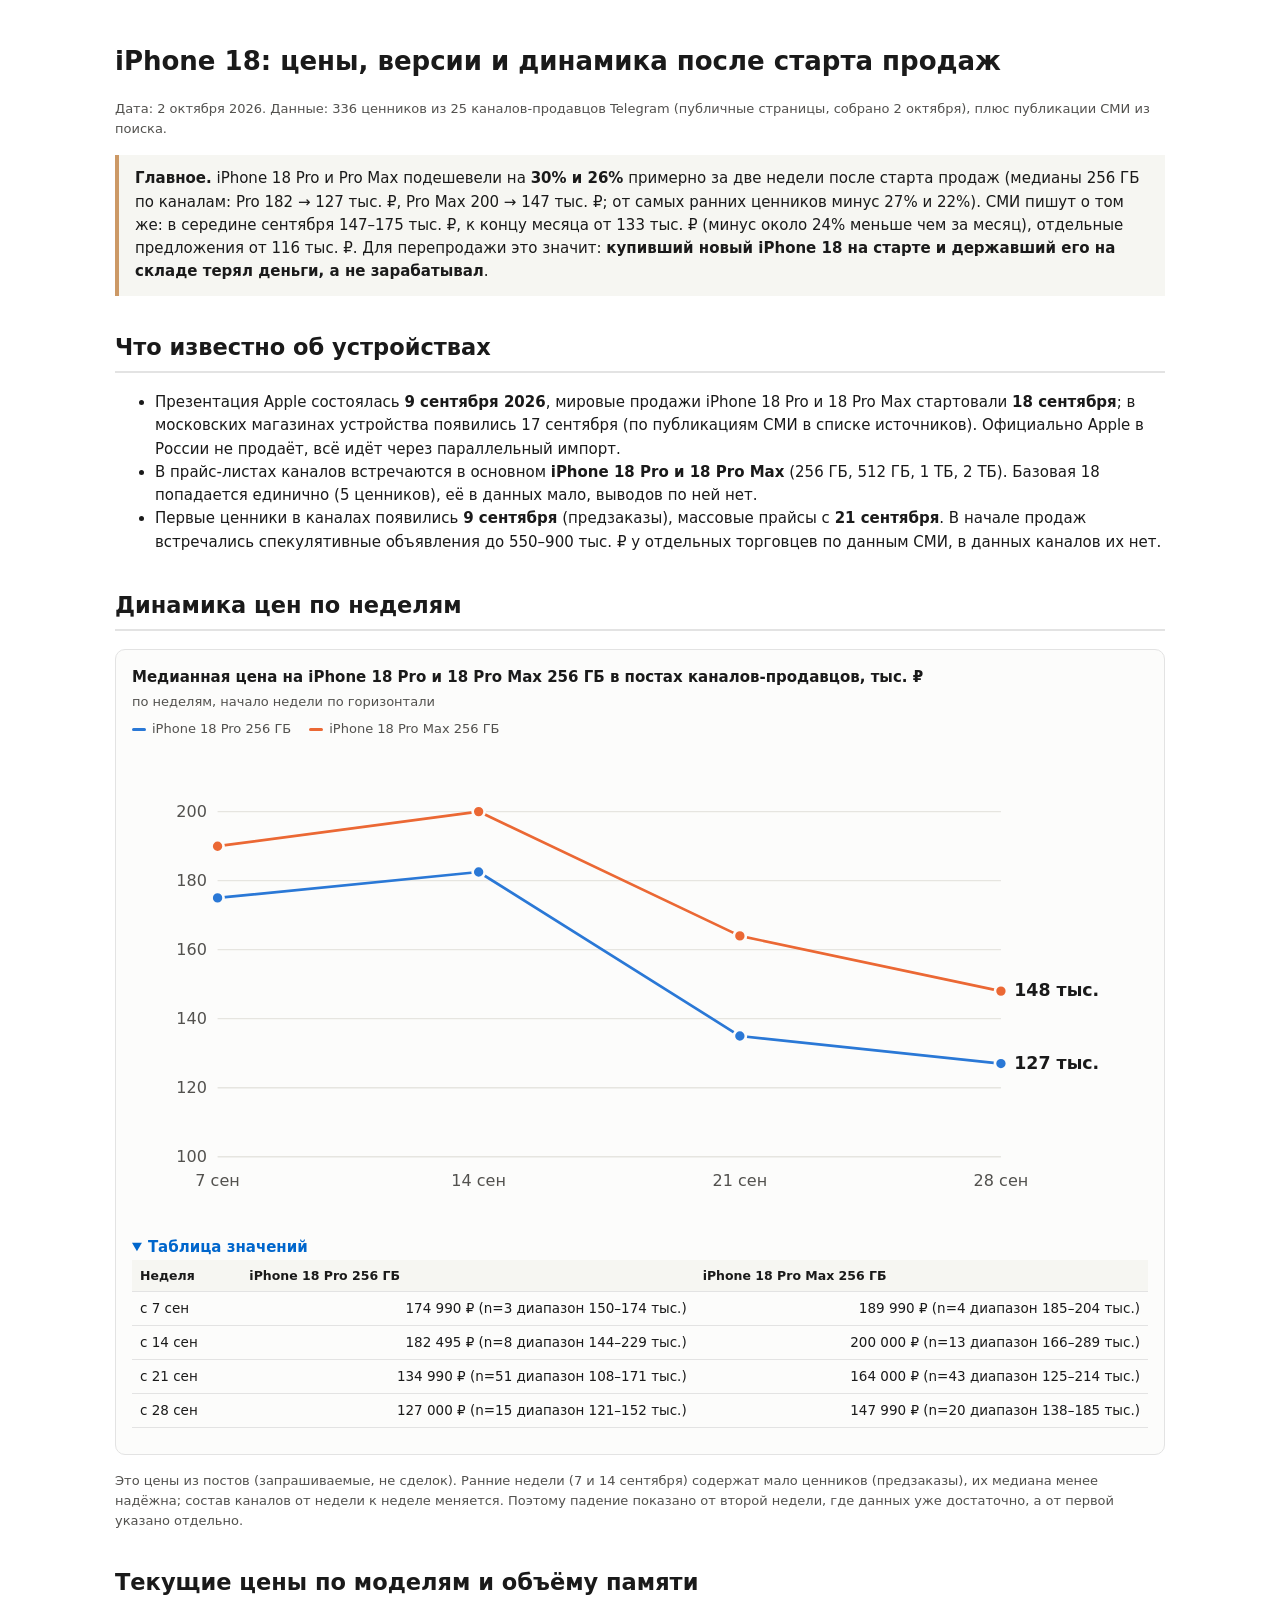
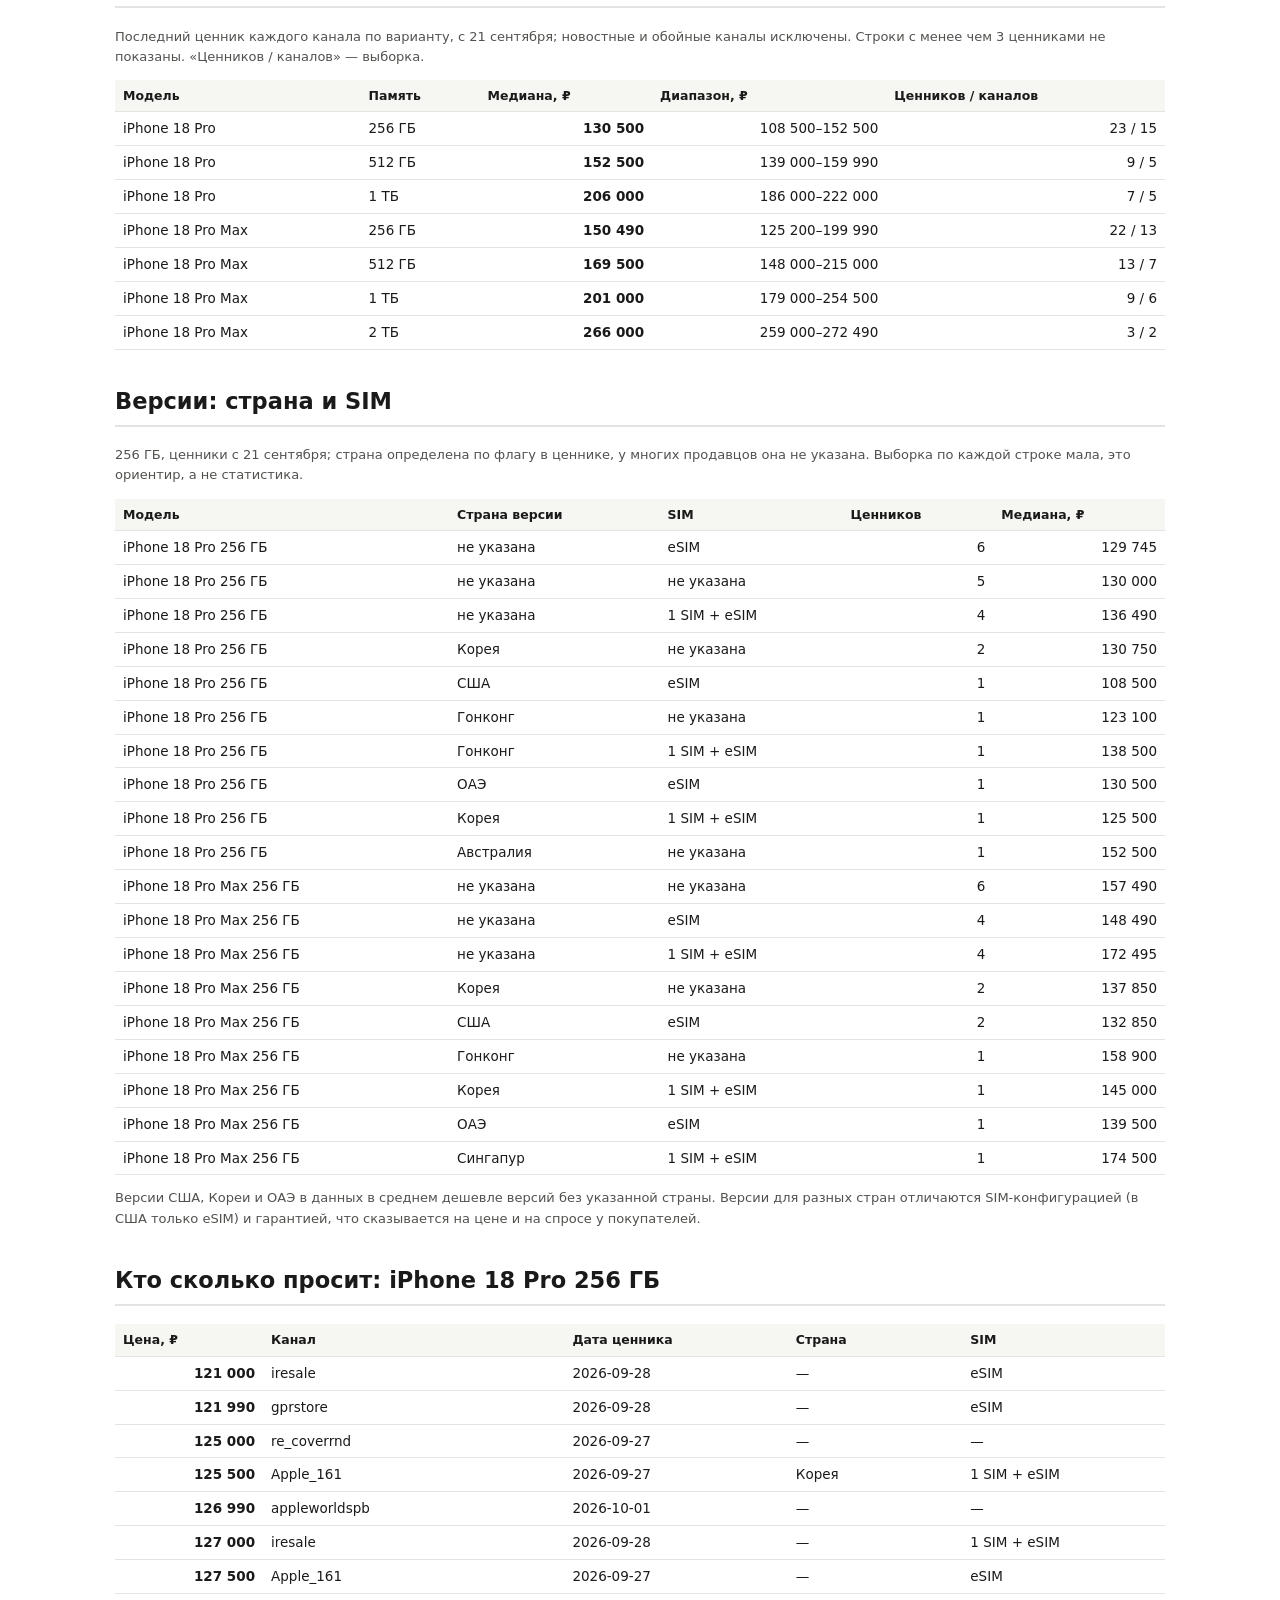
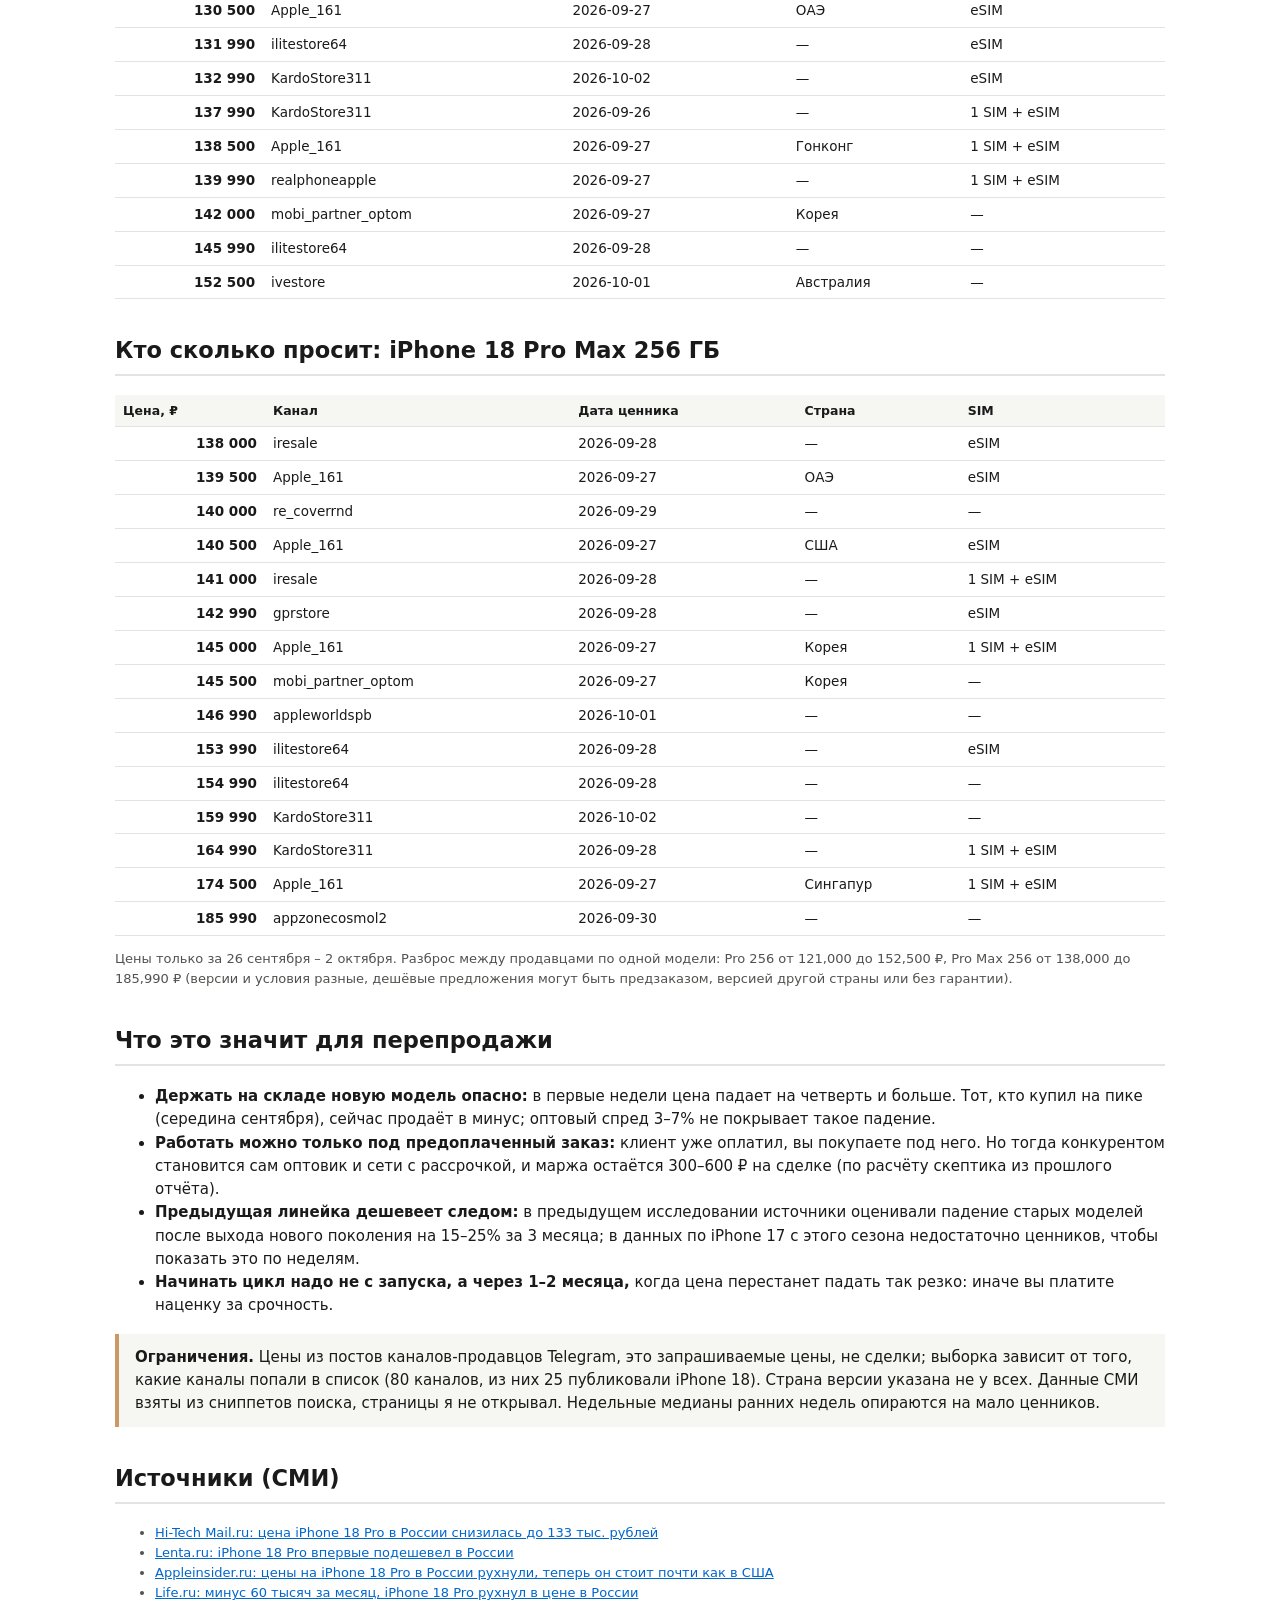
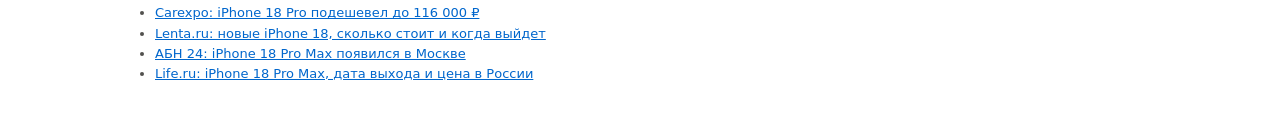
<file: iphone18_report.html>
<!doctype html><html lang=ru><meta charset=utf-8><meta name=viewport content="width=device-width,initial-scale=1"><title>iPhone 18: цены и динамика</title>
<style>
:root{color-scheme:light;--bg:#fff;--surface-1:#fcfcfb;--text:#1a1a1a;--text2:#52514e;--grid:#e6e5e0;--s1:#2a78d6;--s2:#eb6834;--bd:#e3e3e3;--note:#f6f6f2}
@media (prefers-color-scheme:dark){:root:not([data-theme=light]){color-scheme:dark;--bg:#121211;--surface-1:#1a1a19;--text:#f2f2ee;--text2:#c3c2b7;--grid:#34332f;--s1:#3987e5;--s2:#d95926;--bd:#34332f;--note:#232321}}
:root[data-theme=dark]{color-scheme:dark;--bg:#121211;--surface-1:#1a1a19;--text:#f2f2ee;--text2:#c3c2b7;--grid:#34332f;--s1:#3987e5;--s2:#d95926;--bd:#34332f;--note:#232321}
body{font:15px/1.55 system-ui,sans-serif;margin:auto;padding:24px;max-width:1050px;color:var(--text);background:var(--bg)}h1{font-size:26px}h2{margin-top:34px;border-bottom:2px solid var(--bd);padding-bottom:6px}
.note{background:var(--note);border-left:4px solid #c96;padding:12px 16px;margin:16px 0}table{border-collapse:collapse;width:100%}th,td{border-bottom:1px solid var(--bd);padding:6px 8px;text-align:left;font-size:13.5px;vertical-align:top}th{font-size:12.5px;background:var(--note)}.r{text-align:right;white-space:nowrap}.s{color:var(--text2);font-size:13px}a{color:#06c}.tw2{overflow-x:auto}
figure{margin:16px 0;background:var(--surface-1);border:1px solid var(--bd);border-radius:10px;padding:16px;position:relative}svg{width:100%;height:auto;display:block}.gl{stroke:var(--grid);stroke-width:1}.ax{fill:var(--text2);font-size:12px}.lbl{fill:var(--text);font-size:13px;font-weight:600}
.ln{fill:none;stroke-width:2;stroke-linecap:round;stroke-linejoin:round}.ln.s1,.dot.s1{stroke:var(--s1)}.ln.s2,.dot.s2{stroke:var(--s2)}.dot{stroke-width:0}.dot.s1{fill:var(--s1);stroke:var(--surface-1);stroke-width:2}.dot.s2{fill:var(--s2);stroke:var(--surface-1);stroke-width:2}
.hit{fill:transparent}.cross{stroke:var(--text2);stroke-width:1}.legend{display:flex;gap:18px;margin:6px 0;font-size:13px;color:var(--text2)}.sw{display:inline-block;width:14px;height:3px;border-radius:2px;margin-right:6px;vertical-align:middle}.sw.s1{background:var(--s1)}.sw.s2{background:var(--s2)}
.tip{position:absolute;pointer-events:none;background:var(--bg);border:1px solid var(--bd);border-radius:8px;padding:8px 10px;font-size:13px;display:none;box-shadow:0 2px 10px rgba(0,0,0,.12);z-index:3}details{margin:10px 0}summary{cursor:pointer;font-weight:600;color:#06c}
@media print{body{padding:0}}</style>
<h1>iPhone 18: цены, версии и динамика после старта продаж</h1>
<p class=s>Дата: 2 октября 2026. Данные: 336 ценников из 25 каналов-продавцов Telegram (публичные страницы, собрано 2 октября), плюс публикации СМИ из поиска.</p>
<div class=note><b>Главное.</b> iPhone 18 Pro и Pro Max подешевели на <b>30% и 26%</b> примерно за две недели после старта продаж (медианы 256 ГБ по каналам: Pro 182 → 127 тыс. ₽, Pro Max 200 → 147 тыс. ₽; от самых ранних ценников минус 27% и 22%). СМИ пишут о том же: в середине сентября 147–175 тыс. ₽, к концу месяца от 133 тыс. ₽ (минус около 24% меньше чем за месяц), отдельные предложения от 116 тыс. ₽. Для перепродажи это значит: <b>купивший новый iPhone 18 на старте и державший его на складе терял деньги, а не зарабатывал</b>.</div>
<h2>Что известно об устройствах</h2>
<ul><li>Презентация Apple состоялась <b>9 сентября 2026</b>, мировые продажи iPhone 18 Pro и 18 Pro Max стартовали <b>18 сентября</b>; в московских магазинах устройства появились 17 сентября (по публикациям СМИ в списке источников). Официально Apple в России не продаёт, всё идёт через параллельный импорт.</li>
<li>В прайс-листах каналов встречаются в основном <b>iPhone 18 Pro и 18 Pro Max</b> (256 ГБ, 512 ГБ, 1 ТБ, 2 ТБ). Базовая 18 попадается единично (5 ценников), её в данных мало, выводов по ней нет.</li>
<li>Первые ценники в каналах появились <b>9 сентября</b> (предзаказы), массовые прайсы с <b>21 сентября</b>. В начале продаж встречались спекулятивные объявления до 550–900 тыс. ₽ у отдельных торговцев по данным СМИ, в данных каналов их нет.</li></ul>
<h2>Динамика цен по неделям</h2>
<figure class=viz-root id=chart><div class=cap><b>Медианная цена на iPhone 18 Pro и 18 Pro Max 256 ГБ в постах каналов-продавцов, тыс. ₽</b><br><span class=s>по неделям, начало недели по горизонтали</span></div>
<div class=legend><span><i class='sw s1'></i>iPhone 18 Pro 256 ГБ</span><span><i class='sw s2'></i>iPhone 18 Pro Max 256 ГБ</span></div>
<svg viewBox="0 0 760 360" role=img aria-label="Цены на iPhone 18 Pro и Pro Max 256 ГБ по неделям: падение примерно на 27%"><line x1=64 x2=650 y1=308.0 y2=308.0 class=gl /><text x=56 y=312.0 class=ax text-anchor=end>100</text><line x1=64 x2=650 y1=256.4 y2=256.4 class=gl /><text x=56 y=260.4 class=ax text-anchor=end>120</text><line x1=64 x2=650 y1=204.7 y2=204.7 class=gl /><text x=56 y=208.7 class=ax text-anchor=end>140</text><line x1=64 x2=650 y1=153.1 y2=153.1 class=gl /><text x=56 y=157.1 class=ax text-anchor=end>160</text><line x1=64 x2=650 y1=101.5 y2=101.5 class=gl /><text x=56 y=105.5 class=ax text-anchor=end>180</text><line x1=64 x2=650 y1=49.8 y2=49.8 class=gl /><text x=56 y=53.8 class=ax text-anchor=end>200</text><text x=64.0 y=330 class=ax text-anchor=middle>7 сен</text><text x=259.3 y=330 class=ax text-anchor=middle>14 сен</text><text x=454.7 y=330 class=ax text-anchor=middle>21 сен</text><text x=650.0 y=330 class=ax text-anchor=middle>28 сен</text><path d='M64.0,114.4 L259.3,95.0 L454.7,217.7 L650.0,238.3' class='ln s1' /><circle cx=64.0 cy=114.4 r=4.5 class='dot s1'/><circle cx=259.3 cy=95.0 r=4.5 class='dot s1'/><circle cx=454.7 cy=217.7 r=4.5 class='dot s1'/><circle cx=650.0 cy=238.3 r=4.5 class='dot s1'/><text x=660.0 y=242.3 class=lbl>127 тыс.</text><path d='M64.0,75.7 L259.3,49.8 L454.7,142.8 L650.0,184.1' class='ln s2' /><circle cx=64.0 cy=75.7 r=4.5 class='dot s2'/><circle cx=259.3 cy=49.8 r=4.5 class='dot s2'/><circle cx=454.7 cy=142.8 r=4.5 class='dot s2'/><circle cx=650.0 cy=184.1 r=4.5 class='dot s2'/><text x=660.0 y=188.1 class=lbl>148 тыс.</text><rect x=24.0 y=24 width=80 height=284 class=hit data-i=0 /><rect x=219.3 y=24 width=80 height=284 class=hit data-i=1 /><rect x=414.7 y=24 width=80 height=284 class=hit data-i=2 /><rect x=610.0 y=24 width=80 height=284 class=hit data-i=3 /><line id=cross y1=24 y2=308 class=cross style="display:none"/></svg><div id=tip class=tip role=status></div>
<details open><summary>Таблица значений</summary><div class=tw2><table class=g><tr><th>Неделя<th>iPhone 18 Pro 256 ГБ<th>iPhone 18 Pro Max 256 ГБ</tr><tr><td>с 7 сен</td><td class=r>174 990 ₽ (n=3  диапазон 150–174 тыс.)</td><td class=r>189 990 ₽ (n=4  диапазон 185–204 тыс.)</td></tr><tr><td>с 14 сен</td><td class=r>182 495 ₽ (n=8  диапазон 144–229 тыс.)</td><td class=r>200 000 ₽ (n=13  диапазон 166–289 тыс.)</td></tr><tr><td>с 21 сен</td><td class=r>134 990 ₽ (n=51  диапазон 108–171 тыс.)</td><td class=r>164 000 ₽ (n=43  диапазон 125–214 тыс.)</td></tr><tr><td>с 28 сен</td><td class=r>127 000 ₽ (n=15  диапазон 121–152 тыс.)</td><td class=r>147 990 ₽ (n=20  диапазон 138–185 тыс.)</td></tr></table></div></details></figure>
<p class=s>Это цены из постов (запрашиваемые, не сделок). Ранние недели (7 и 14 сентября) содержат мало ценников (предзаказы), их медиана менее надёжна; состав каналов от недели к неделе меняется. Поэтому падение показано от второй недели, где данных уже достаточно, а от первой указано отдельно.</p>
<h2>Текущие цены по моделям и объёму памяти</h2>
<p class=s>Последний ценник каждого канала по варианту, с 21 сентября; новостные и обойные каналы исключены. Строки с менее чем 3 ценниками не показаны. «Ценников / каналов» — выборка.</p>
<div class=tw2><table><tr><th>Модель<th>Память<th>Медиана, ₽<th>Диапазон, ₽<th>Ценников / каналов</tr><tr><td>iPhone 18 Pro</td><td>256 ГБ</td><td class=r><b>130 500</b></td><td class=r>108 500–152 500</td><td class=r>23 / 15</td></tr><tr><td>iPhone 18 Pro</td><td>512 ГБ</td><td class=r><b>152 500</b></td><td class=r>139 000–159 990</td><td class=r>9 / 5</td></tr><tr><td>iPhone 18 Pro</td><td>1 ТБ</td><td class=r><b>206 000</b></td><td class=r>186 000–222 000</td><td class=r>7 / 5</td></tr><tr><td>iPhone 18 Pro Max</td><td>256 ГБ</td><td class=r><b>150 490</b></td><td class=r>125 200–199 990</td><td class=r>22 / 13</td></tr><tr><td>iPhone 18 Pro Max</td><td>512 ГБ</td><td class=r><b>169 500</b></td><td class=r>148 000–215 000</td><td class=r>13 / 7</td></tr><tr><td>iPhone 18 Pro Max</td><td>1 ТБ</td><td class=r><b>201 000</b></td><td class=r>179 000–254 500</td><td class=r>9 / 6</td></tr><tr><td>iPhone 18 Pro Max</td><td>2 ТБ</td><td class=r><b>266 000</b></td><td class=r>259 000–272 490</td><td class=r>3 / 2</td></tr></table></div>
<h2>Версии: страна и SIM</h2>
<p class=s>256 ГБ, ценники с 21 сентября; страна определена по флагу в ценнике, у многих продавцов она не указана. Выборка по каждой строке мала, это ориентир, а не статистика.</p>
<div class=tw2><table><tr><th>Модель<th>Страна версии<th>SIM<th>Ценников<th>Медиана, ₽</tr><tr><td>iPhone 18 Pro 256 ГБ</td><td>не указана</td><td>eSIM</td><td class=r>6</td><td class=r>129 745</td></tr><tr><td>iPhone 18 Pro 256 ГБ</td><td>не указана</td><td>не указана</td><td class=r>5</td><td class=r>130 000</td></tr><tr><td>iPhone 18 Pro 256 ГБ</td><td>не указана</td><td>1 SIM + eSIM</td><td class=r>4</td><td class=r>136 490</td></tr><tr><td>iPhone 18 Pro 256 ГБ</td><td>Корея</td><td>не указана</td><td class=r>2</td><td class=r>130 750</td></tr><tr><td>iPhone 18 Pro 256 ГБ</td><td>США</td><td>eSIM</td><td class=r>1</td><td class=r>108 500</td></tr><tr><td>iPhone 18 Pro 256 ГБ</td><td>Гонконг</td><td>не указана</td><td class=r>1</td><td class=r>123 100</td></tr><tr><td>iPhone 18 Pro 256 ГБ</td><td>Гонконг</td><td>1 SIM + eSIM</td><td class=r>1</td><td class=r>138 500</td></tr><tr><td>iPhone 18 Pro 256 ГБ</td><td>ОАЭ</td><td>eSIM</td><td class=r>1</td><td class=r>130 500</td></tr><tr><td>iPhone 18 Pro 256 ГБ</td><td>Корея</td><td>1 SIM + eSIM</td><td class=r>1</td><td class=r>125 500</td></tr><tr><td>iPhone 18 Pro 256 ГБ</td><td>Австралия</td><td>не указана</td><td class=r>1</td><td class=r>152 500</td></tr><tr><td>iPhone 18 Pro Max 256 ГБ</td><td>не указана</td><td>не указана</td><td class=r>6</td><td class=r>157 490</td></tr><tr><td>iPhone 18 Pro Max 256 ГБ</td><td>не указана</td><td>eSIM</td><td class=r>4</td><td class=r>148 490</td></tr><tr><td>iPhone 18 Pro Max 256 ГБ</td><td>не указана</td><td>1 SIM + eSIM</td><td class=r>4</td><td class=r>172 495</td></tr><tr><td>iPhone 18 Pro Max 256 ГБ</td><td>Корея</td><td>не указана</td><td class=r>2</td><td class=r>137 850</td></tr><tr><td>iPhone 18 Pro Max 256 ГБ</td><td>США</td><td>eSIM</td><td class=r>2</td><td class=r>132 850</td></tr><tr><td>iPhone 18 Pro Max 256 ГБ</td><td>Гонконг</td><td>не указана</td><td class=r>1</td><td class=r>158 900</td></tr><tr><td>iPhone 18 Pro Max 256 ГБ</td><td>Корея</td><td>1 SIM + eSIM</td><td class=r>1</td><td class=r>145 000</td></tr><tr><td>iPhone 18 Pro Max 256 ГБ</td><td>ОАЭ</td><td>eSIM</td><td class=r>1</td><td class=r>139 500</td></tr><tr><td>iPhone 18 Pro Max 256 ГБ</td><td>Сингапур</td><td>1 SIM + eSIM</td><td class=r>1</td><td class=r>174 500</td></tr></table></div>
<p class=s>Версии США, Кореи и ОАЭ в данных в среднем дешевле версий без указанной страны. Версии для разных стран отличаются SIM-конфигурацией (в США только eSIM) и гарантией, что сказывается на цене и на спросе у покупателей.</p>
<h2>Кто сколько просит: iPhone 18 Pro 256 ГБ</h2>
<div class=tw2><table><tr><th>Цена, ₽<th>Канал<th>Дата ценника<th>Страна<th>SIM</tr><tr><td class=r><b>121 000</b></td><td>iresale</td><td>2026-09-28</td><td>—</td><td>eSIM</td></tr><tr><td class=r><b>121 990</b></td><td>gprstore</td><td>2026-09-28</td><td>—</td><td>eSIM</td></tr><tr><td class=r><b>125 000</b></td><td>re_coverrnd</td><td>2026-09-27</td><td>—</td><td>—</td></tr><tr><td class=r><b>125 500</b></td><td>Apple_161</td><td>2026-09-27</td><td>Корея</td><td>1 SIM + eSIM</td></tr><tr><td class=r><b>126 990</b></td><td>appleworldspb</td><td>2026-10-01</td><td>—</td><td>—</td></tr><tr><td class=r><b>127 000</b></td><td>iresale</td><td>2026-09-28</td><td>—</td><td>1 SIM + eSIM</td></tr><tr><td class=r><b>127 500</b></td><td>Apple_161</td><td>2026-09-27</td><td>—</td><td>eSIM</td></tr><tr><td class=r><b>130 500</b></td><td>Apple_161</td><td>2026-09-27</td><td>ОАЭ</td><td>eSIM</td></tr><tr><td class=r><b>131 990</b></td><td>ilitestore64</td><td>2026-09-28</td><td>—</td><td>eSIM</td></tr><tr><td class=r><b>132 990</b></td><td>KardoStore311</td><td>2026-10-02</td><td>—</td><td>eSIM</td></tr><tr><td class=r><b>137 990</b></td><td>KardoStore311</td><td>2026-09-26</td><td>—</td><td>1 SIM + eSIM</td></tr><tr><td class=r><b>138 500</b></td><td>Apple_161</td><td>2026-09-27</td><td>Гонконг</td><td>1 SIM + eSIM</td></tr><tr><td class=r><b>139 990</b></td><td>realphoneapple</td><td>2026-09-27</td><td>—</td><td>1 SIM + eSIM</td></tr><tr><td class=r><b>142 000</b></td><td>mobi_partner_optom</td><td>2026-09-27</td><td>Корея</td><td>—</td></tr><tr><td class=r><b>145 990</b></td><td>ilitestore64</td><td>2026-09-28</td><td>—</td><td>—</td></tr><tr><td class=r><b>152 500</b></td><td>ivestore</td><td>2026-10-01</td><td>Австралия</td><td>—</td></tr></table></div>
<h2>Кто сколько просит: iPhone 18 Pro Max 256 ГБ</h2>
<div class=tw2><table><tr><th>Цена, ₽<th>Канал<th>Дата ценника<th>Страна<th>SIM</tr><tr><td class=r><b>138 000</b></td><td>iresale</td><td>2026-09-28</td><td>—</td><td>eSIM</td></tr><tr><td class=r><b>139 500</b></td><td>Apple_161</td><td>2026-09-27</td><td>ОАЭ</td><td>eSIM</td></tr><tr><td class=r><b>140 000</b></td><td>re_coverrnd</td><td>2026-09-29</td><td>—</td><td>—</td></tr><tr><td class=r><b>140 500</b></td><td>Apple_161</td><td>2026-09-27</td><td>США</td><td>eSIM</td></tr><tr><td class=r><b>141 000</b></td><td>iresale</td><td>2026-09-28</td><td>—</td><td>1 SIM + eSIM</td></tr><tr><td class=r><b>142 990</b></td><td>gprstore</td><td>2026-09-28</td><td>—</td><td>eSIM</td></tr><tr><td class=r><b>145 000</b></td><td>Apple_161</td><td>2026-09-27</td><td>Корея</td><td>1 SIM + eSIM</td></tr><tr><td class=r><b>145 500</b></td><td>mobi_partner_optom</td><td>2026-09-27</td><td>Корея</td><td>—</td></tr><tr><td class=r><b>146 990</b></td><td>appleworldspb</td><td>2026-10-01</td><td>—</td><td>—</td></tr><tr><td class=r><b>153 990</b></td><td>ilitestore64</td><td>2026-09-28</td><td>—</td><td>eSIM</td></tr><tr><td class=r><b>154 990</b></td><td>ilitestore64</td><td>2026-09-28</td><td>—</td><td>—</td></tr><tr><td class=r><b>159 990</b></td><td>KardoStore311</td><td>2026-10-02</td><td>—</td><td>—</td></tr><tr><td class=r><b>164 990</b></td><td>KardoStore311</td><td>2026-09-28</td><td>—</td><td>1 SIM + eSIM</td></tr><tr><td class=r><b>174 500</b></td><td>Apple_161</td><td>2026-09-27</td><td>Сингапур</td><td>1 SIM + eSIM</td></tr><tr><td class=r><b>185 990</b></td><td>appzonecosmol2</td><td>2026-09-30</td><td>—</td><td>—</td></tr></table></div>
<p class=s>Цены только за 26 сентября – 2 октября. Разброс между продавцами по одной модели: Pro 256 от 121,000 до 152,500 ₽, Pro Max 256 от 138,000 до 185,990 ₽ (версии и условия разные, дешёвые предложения могут быть предзаказом, версией другой страны или без гарантии).</p>
<h2>Что это значит для перепродажи</h2>
<ul><li><b>Держать на складе новую модель опасно:</b> в первые недели цена падает на четверть и больше. Тот, кто купил на пике (середина сентября), сейчас продаёт в минус; оптовый спред 3–7% не покрывает такое падение.</li>
<li><b>Работать можно только под предоплаченный заказ:</b> клиент уже оплатил, вы покупаете под него. Но тогда конкурентом становится сам оптовик и сети с рассрочкой, и маржа остаётся 300–600 ₽ на сделке (по расчёту скептика из прошлого отчёта).</li>
<li><b>Предыдущая линейка дешевеет следом:</b> в предыдущем исследовании источники оценивали падение старых моделей после выхода нового поколения на 15–25% за 3 месяца; в данных по iPhone 17 с этого сезона недостаточно ценников, чтобы показать это по неделям.</li>
<li><b>Начинать цикл надо не с запуска, а через 1–2 месяца,</b> когда цена перестанет падать так резко: иначе вы платите наценку за срочность.</li></ul>
<div class=note><b>Ограничения.</b> Цены из постов каналов-продавцов Telegram, это запрашиваемые цены, не сделки; выборка зависит от того, какие каналы попали в список (80 каналов, из них 25 публиковали iPhone 18). Страна версии указана не у всех. Данные СМИ взяты из сниппетов поиска, страницы я не открывал. Недельные медианы ранних недель опираются на мало ценников.</div>
<h2>Источники (СМИ)</h2><ul class=s><li><a href='https://prokazan.ru/ne-u-nas/view/hi-tech-mailru-cena-iphone-18-pro-v-rossii-snizilas-do-133-tys-rublej' rel=noopener>Hi-Tech Mail.ru: цена iPhone 18 Pro в России снизилась до 133 тыс. рублей</a></li><li><a href='https://lenta.news/news/2026/09/24/podeshevel/' rel=noopener>Lenta.ru: iPhone 18 Pro впервые подешевел в России</a></li><li><a href='https://appleinsider.ru/iphone/czeny-na-iphone-18-pro-v-rossii-ruhnuli-teper-on-stoit-pochti-kak-v-ssha.html' rel=noopener>Appleinsider.ru: цены на iPhone 18 Pro в России рухнули, теперь он стоит почти как в США</a></li><li><a href='https://life.ru/p/minus-60-tysyach-za-mesyats-iphone-18-pro-ruhnul-v-tsene-v-rossii' rel=noopener>Life.ru: минус 60 тысяч за месяц, iPhone 18 Pro рухнул в цене в России</a></li><li><a href='https://carexpo.ru/tsehny-na-iphone-18-pro-rukhnuli-do-116-tysyach-rublej/' rel=noopener>Carexpo: iPhone 18 Pro подешевел до 116 000 ₽</a></li><li><a href='https://lenta.ru/articles/2026/09/24/iphone-18-all/' rel=noopener>Lenta.ru: новые iPhone 18, сколько стоит и когда выйдет</a></li><li><a href='https://abnews.ru/center/news/msk/2026/9/17/iphone-18-pro-max-poyavilsya-v-moskve-s-czennikom-do-900-tysyach-rublej-novyj-iphone-uzhe-v-moskve-no-czena-zastavlyaet-otkryt-kalkulyator' rel=noopener>АБН 24: iPhone 18 Pro Max появился в Москве</a></li><li><a href='https://life.ru/p/1874758' rel=noopener>Life.ru: iPhone 18 Pro Max, дата выхода и цена в России</a></li></ul>
<script>
(function(){var D=[{"w": "неделя с 7 сен", "pro": [174990, 150000, 174990, 3, 3], "max": [189990, 185000, 204990, 4, 4]}, {"w": "неделя с 14 сен", "pro": [182495, 144640, 229990, 8, 5], "max": [200000, 166990, 289990, 13, 8]}, {"w": "неделя с 21 сен", "pro": [134990, 108500, 171500, 51, 13], "max": [164000, 125200, 214990, 43, 10]}, {"w": "неделя с 28 сен", "pro": [127000, 121000, 152500, 15, 6], "max": [147990, 138000, 185990, 20, 7]}];var fig=document.getElementById('chart'),tip=document.getElementById('tip'),svg=fig.querySelector('svg'),cross=document.getElementById('cross');
function f(t){return t?(t[0].toLocaleString('ru-RU')+' ₽ (n='+t[3]+')'):'нет данных';}
fig.querySelectorAll('.hit').forEach(function(h){h.addEventListener('mousemove',function(ev){var i=+h.dataset.i,d=D[i];var r=svg.getBoundingClientRect(),fr=fig.getBoundingClientRect();var x=+h.getAttribute('x')+40;cross.setAttribute('x1',x);cross.setAttribute('x2',x);cross.style.display='';tip.innerHTML='<b>'+d.w+'</b><br>Pro: '+f(d.pro)+'<br>Pro Max: '+f(d.max);tip.style.display='block';tip.style.left=Math.min(ev.clientX-fr.left+12,fr.width-230)+'px';tip.style.top=(ev.clientY-fr.top-10)+'px';});h.addEventListener('mouseleave',function(){tip.style.display='none';cross.style.display='none';});});})();
</script></html>
</file>
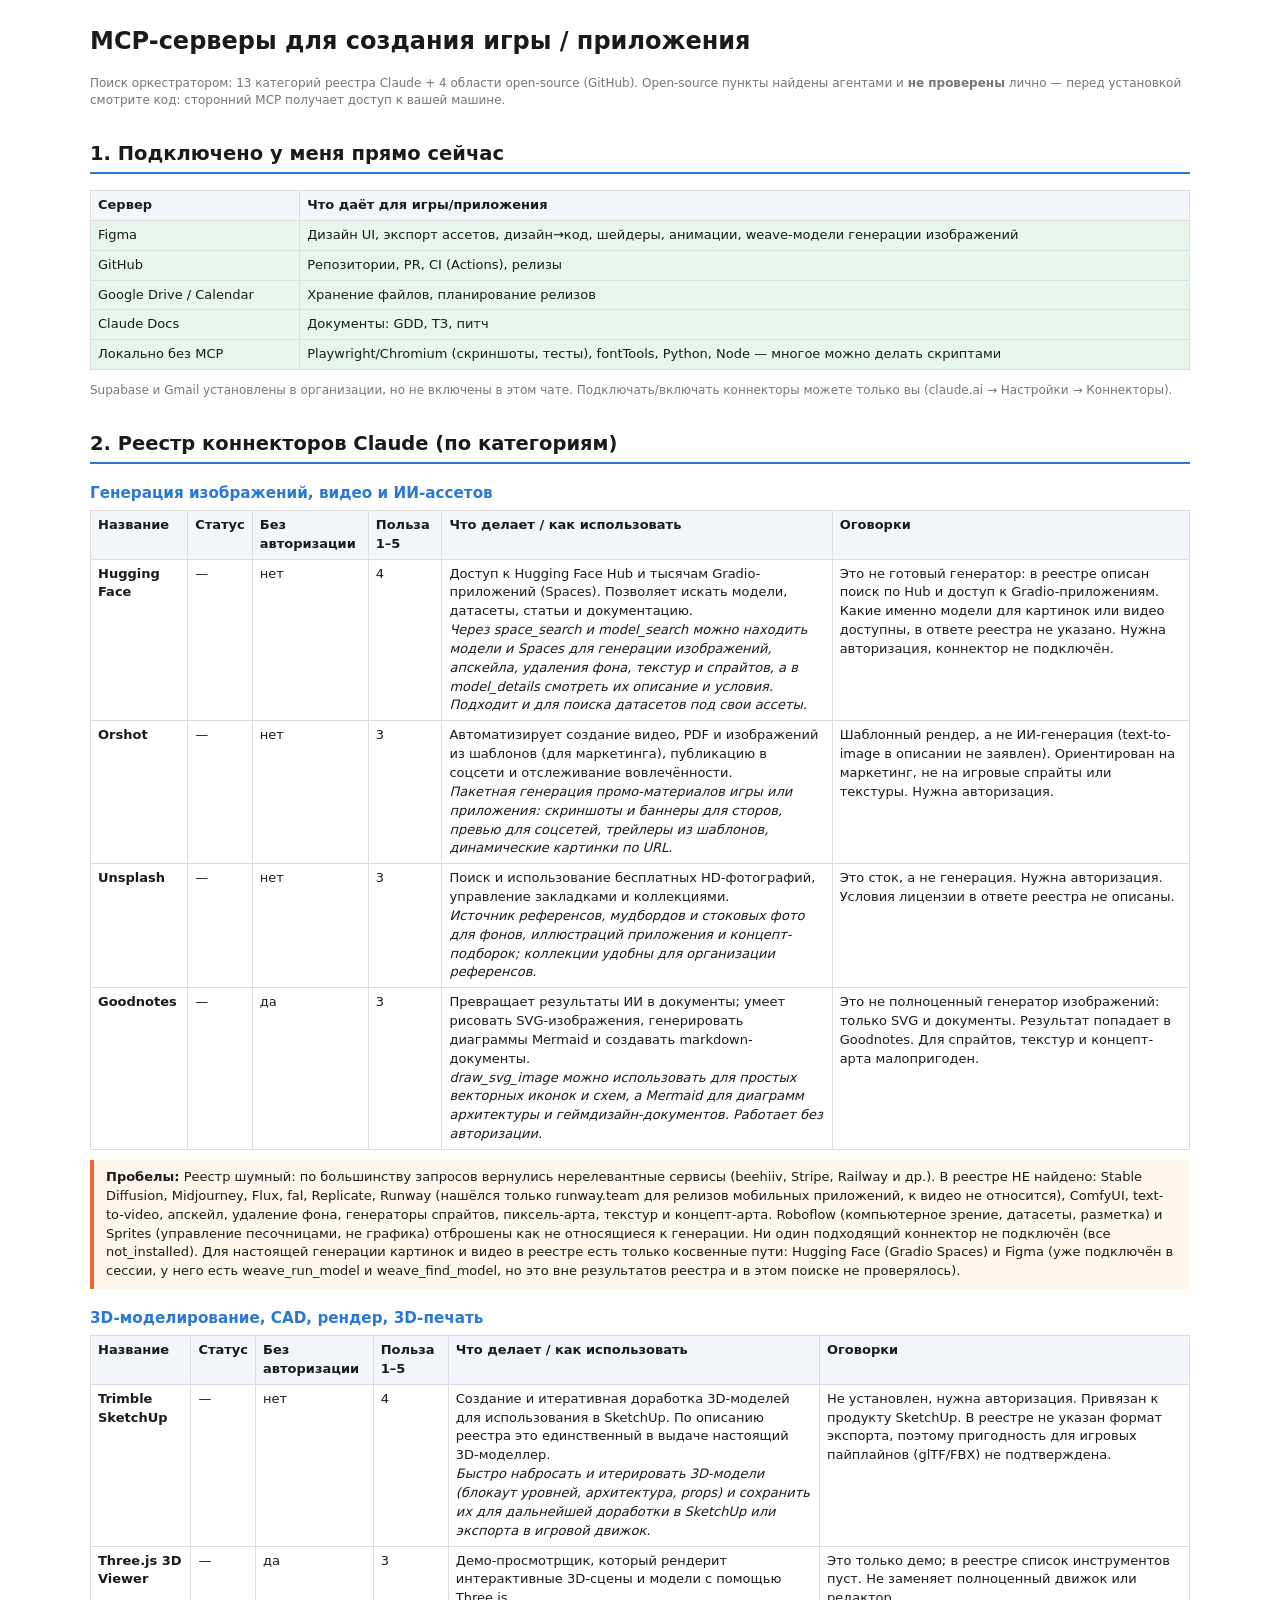
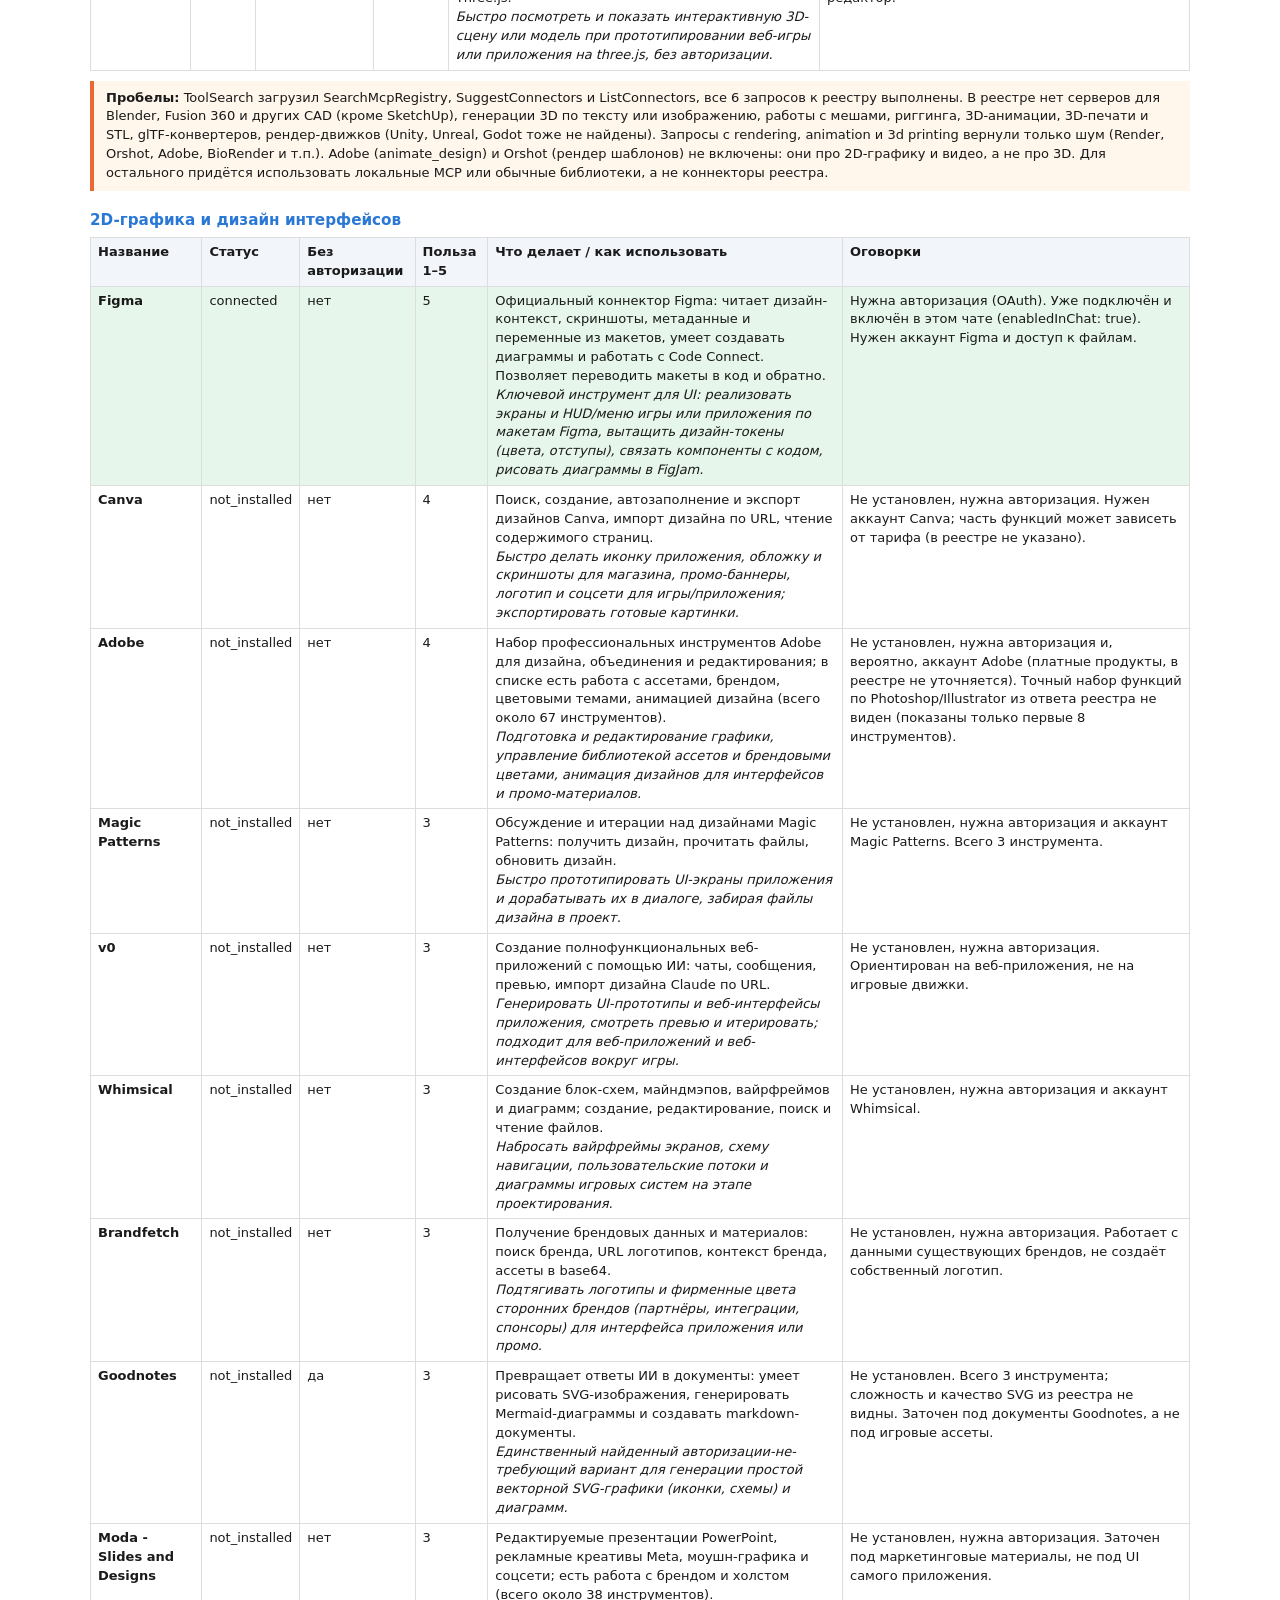
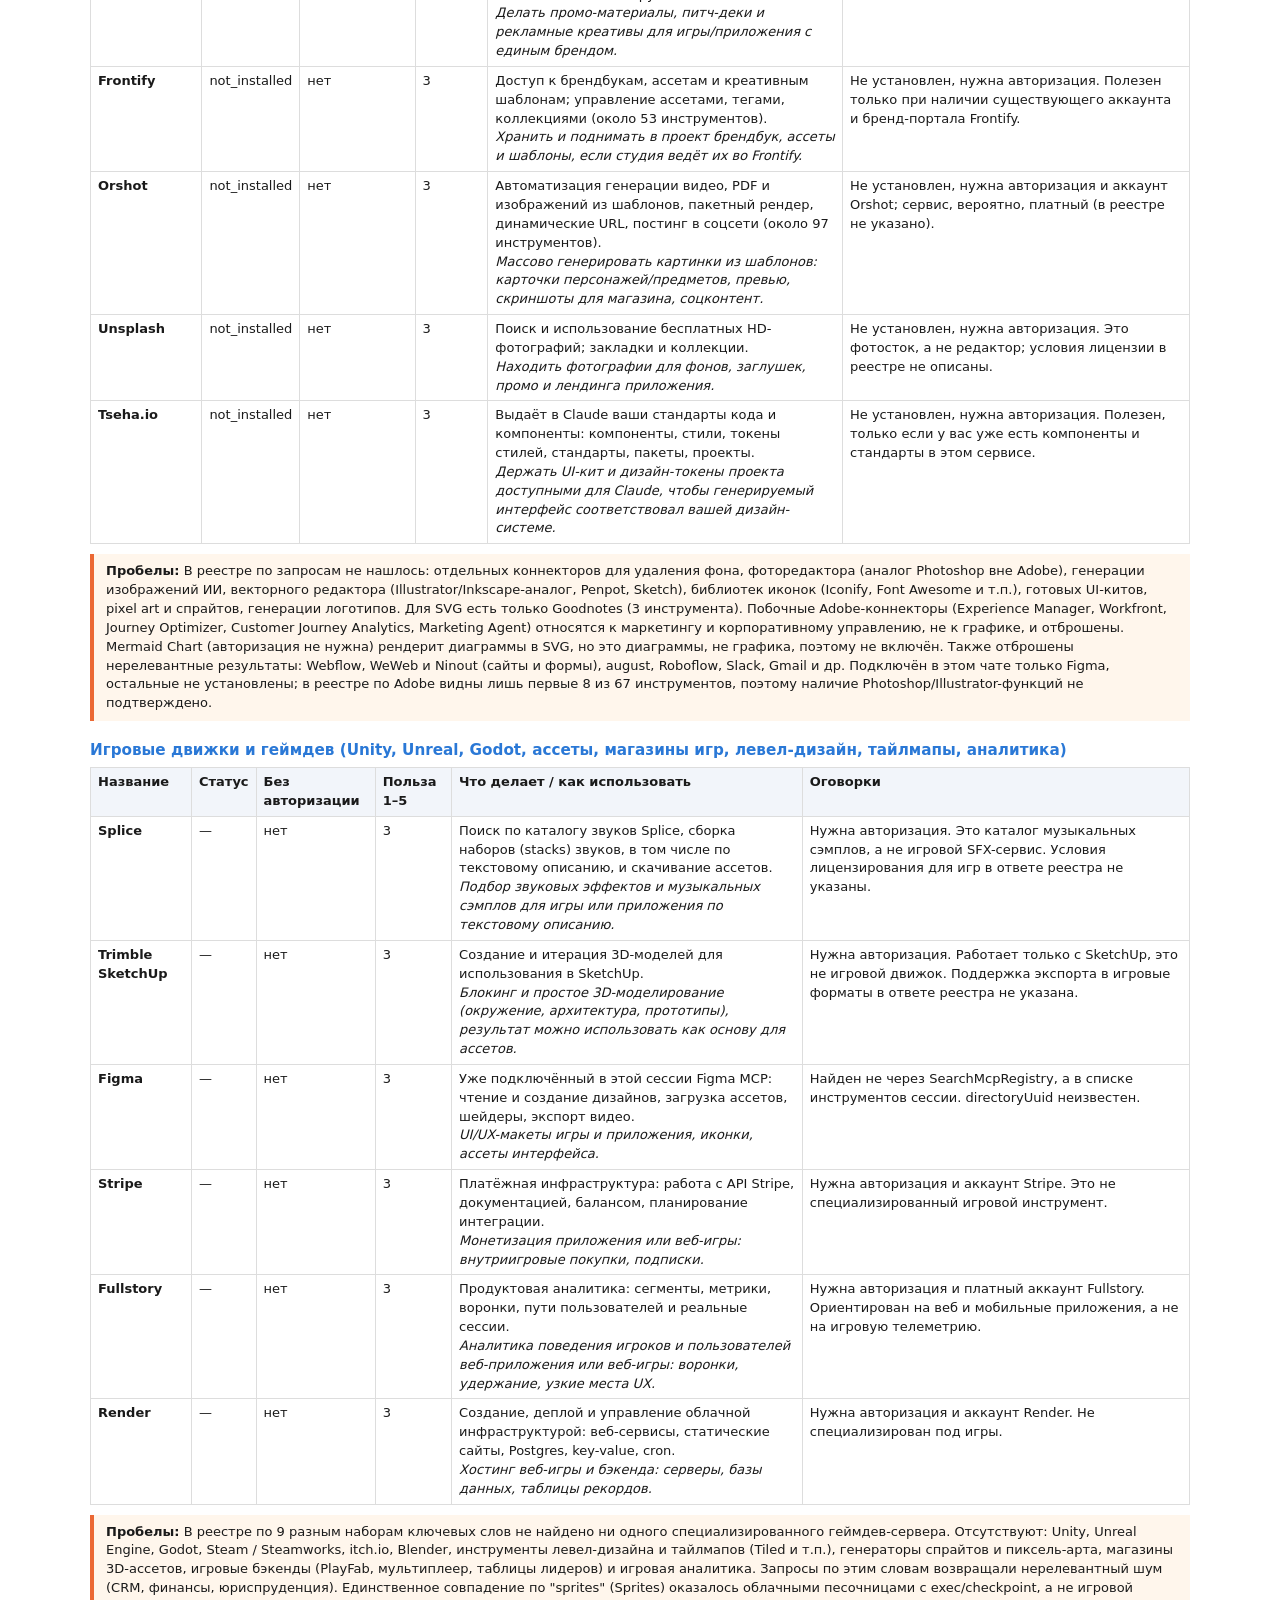
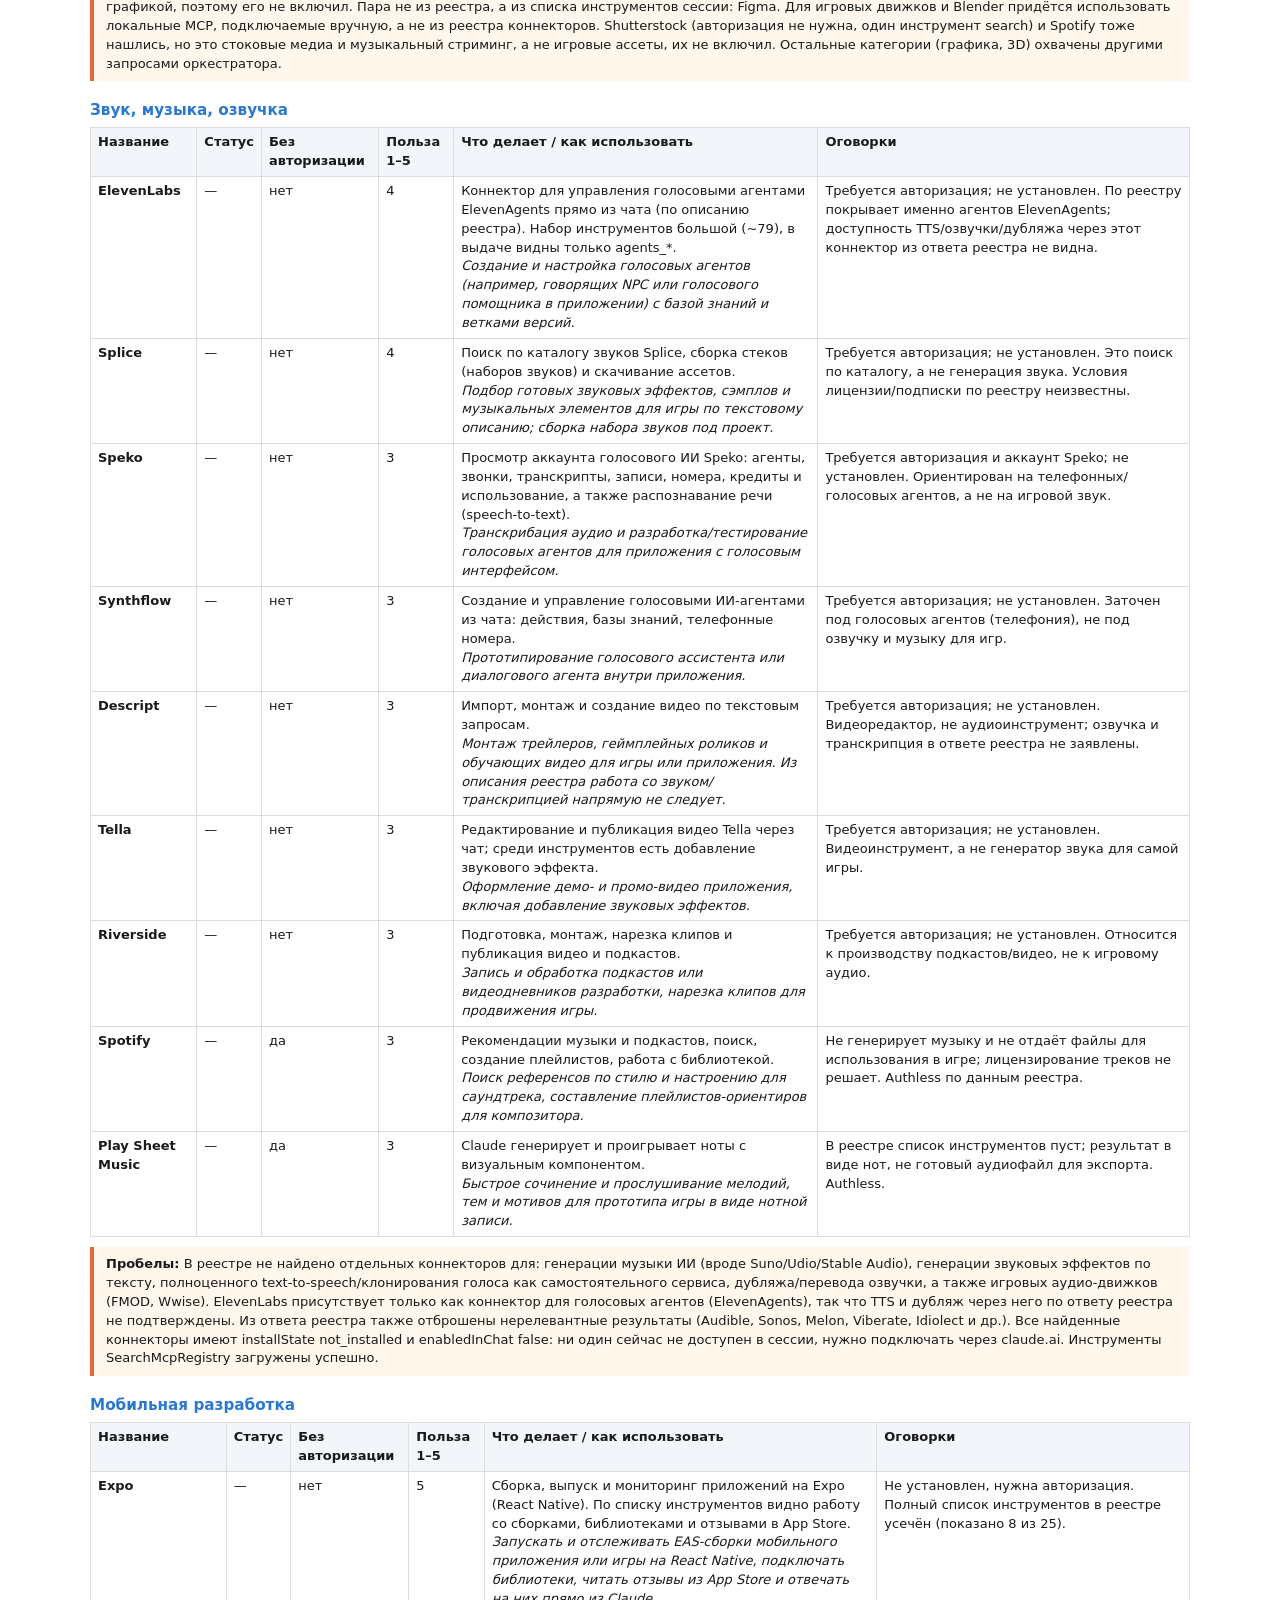
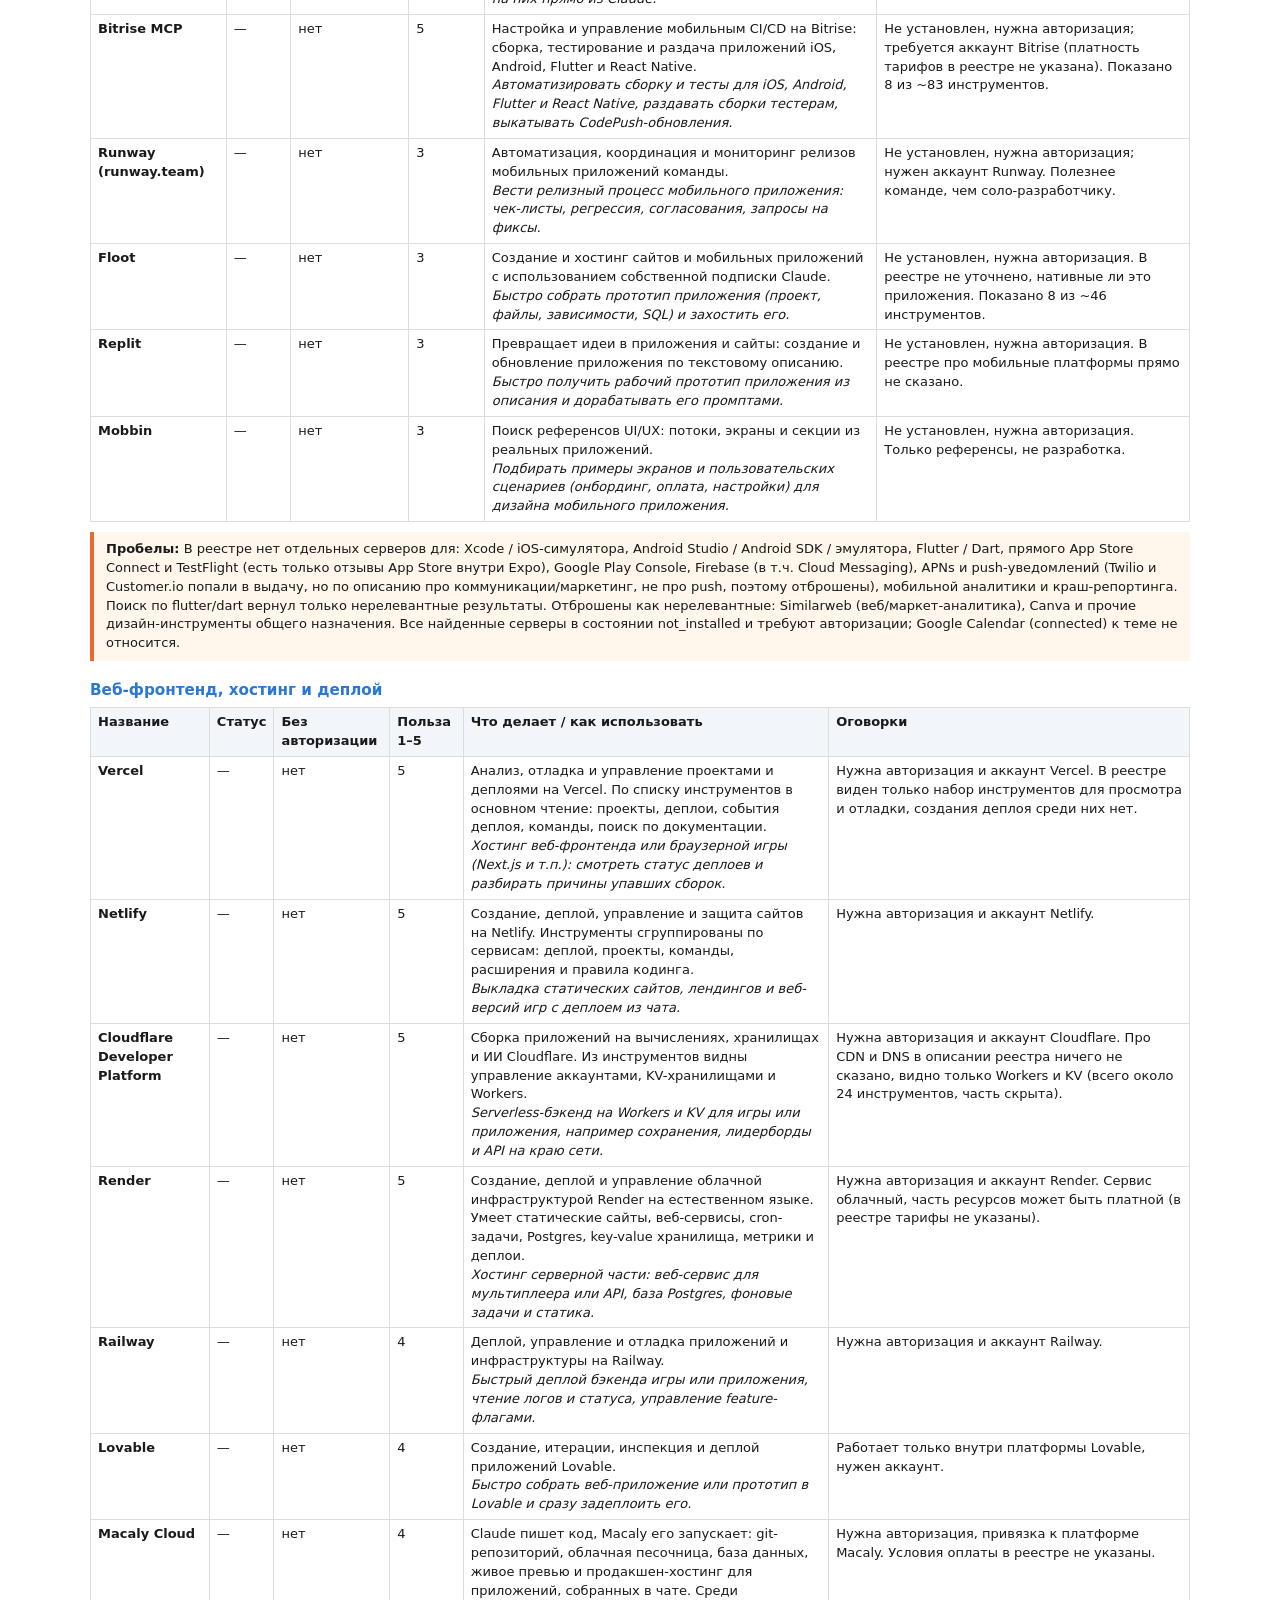
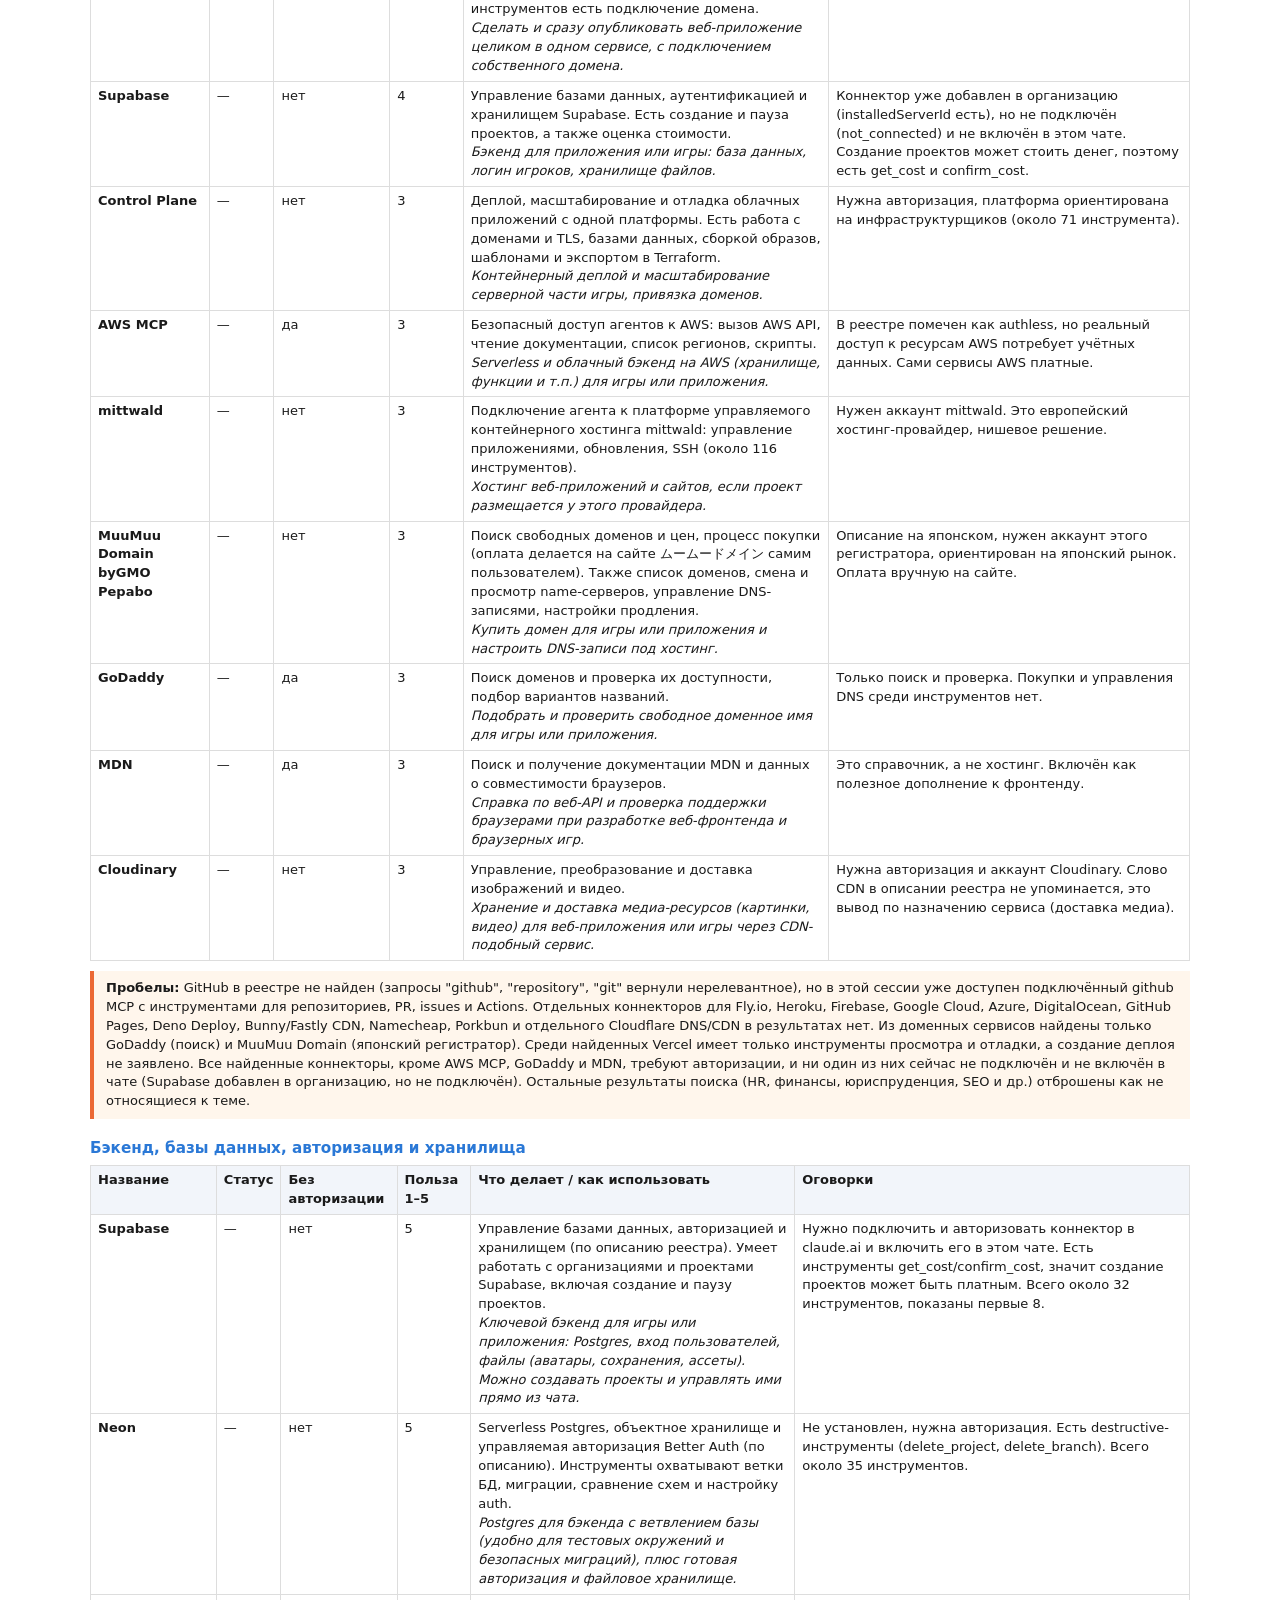
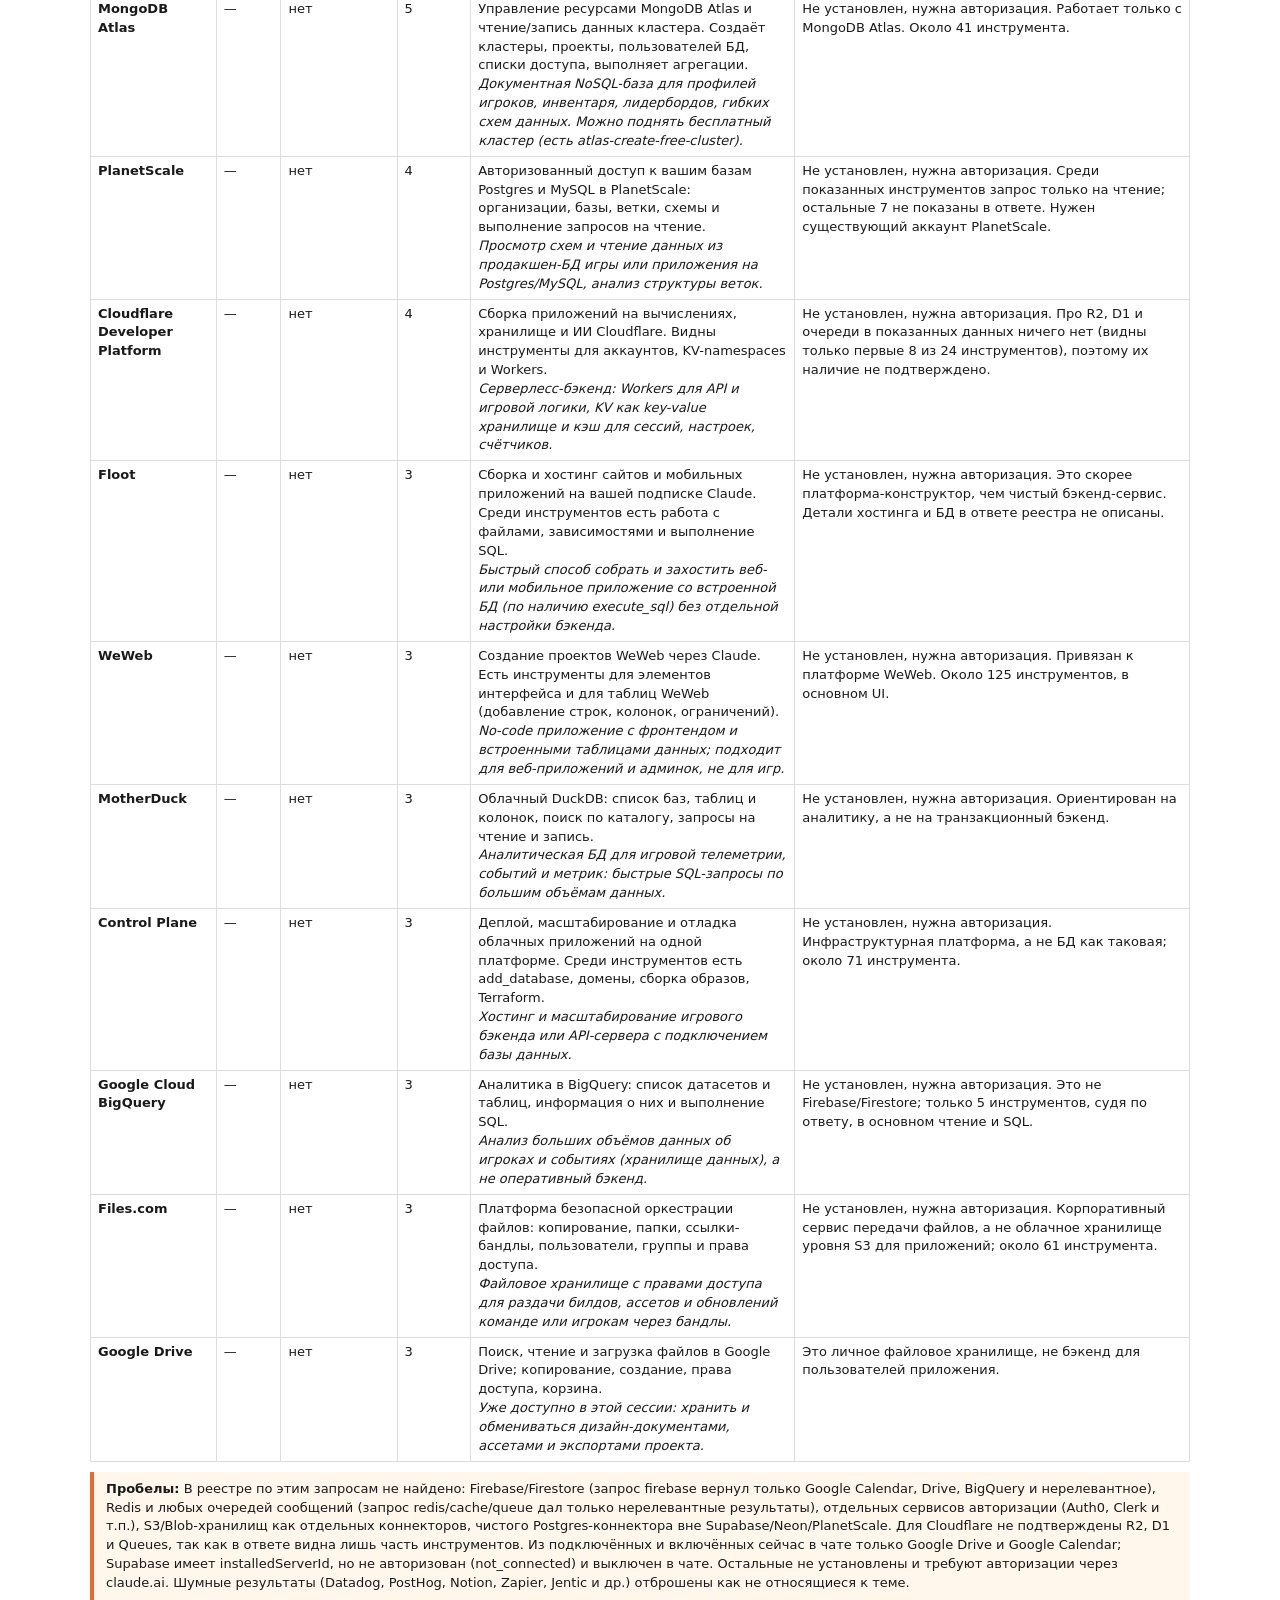
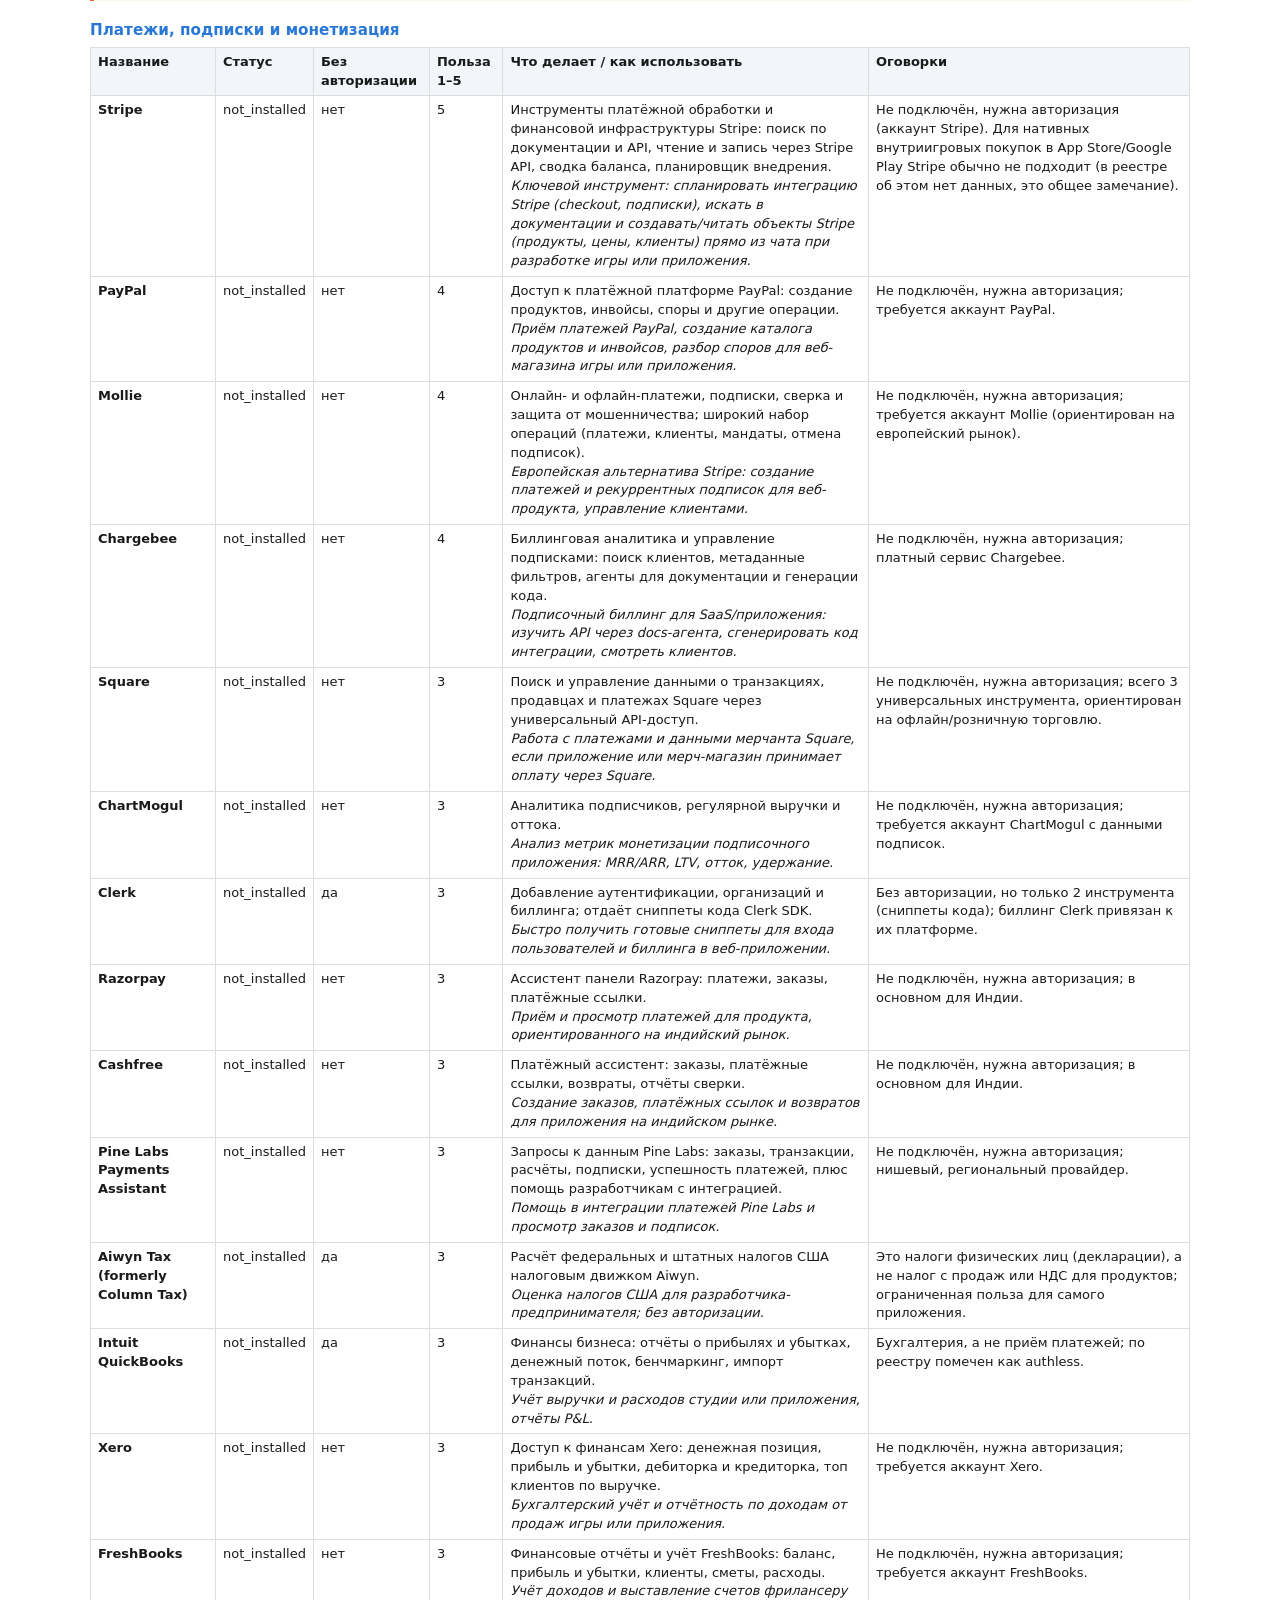
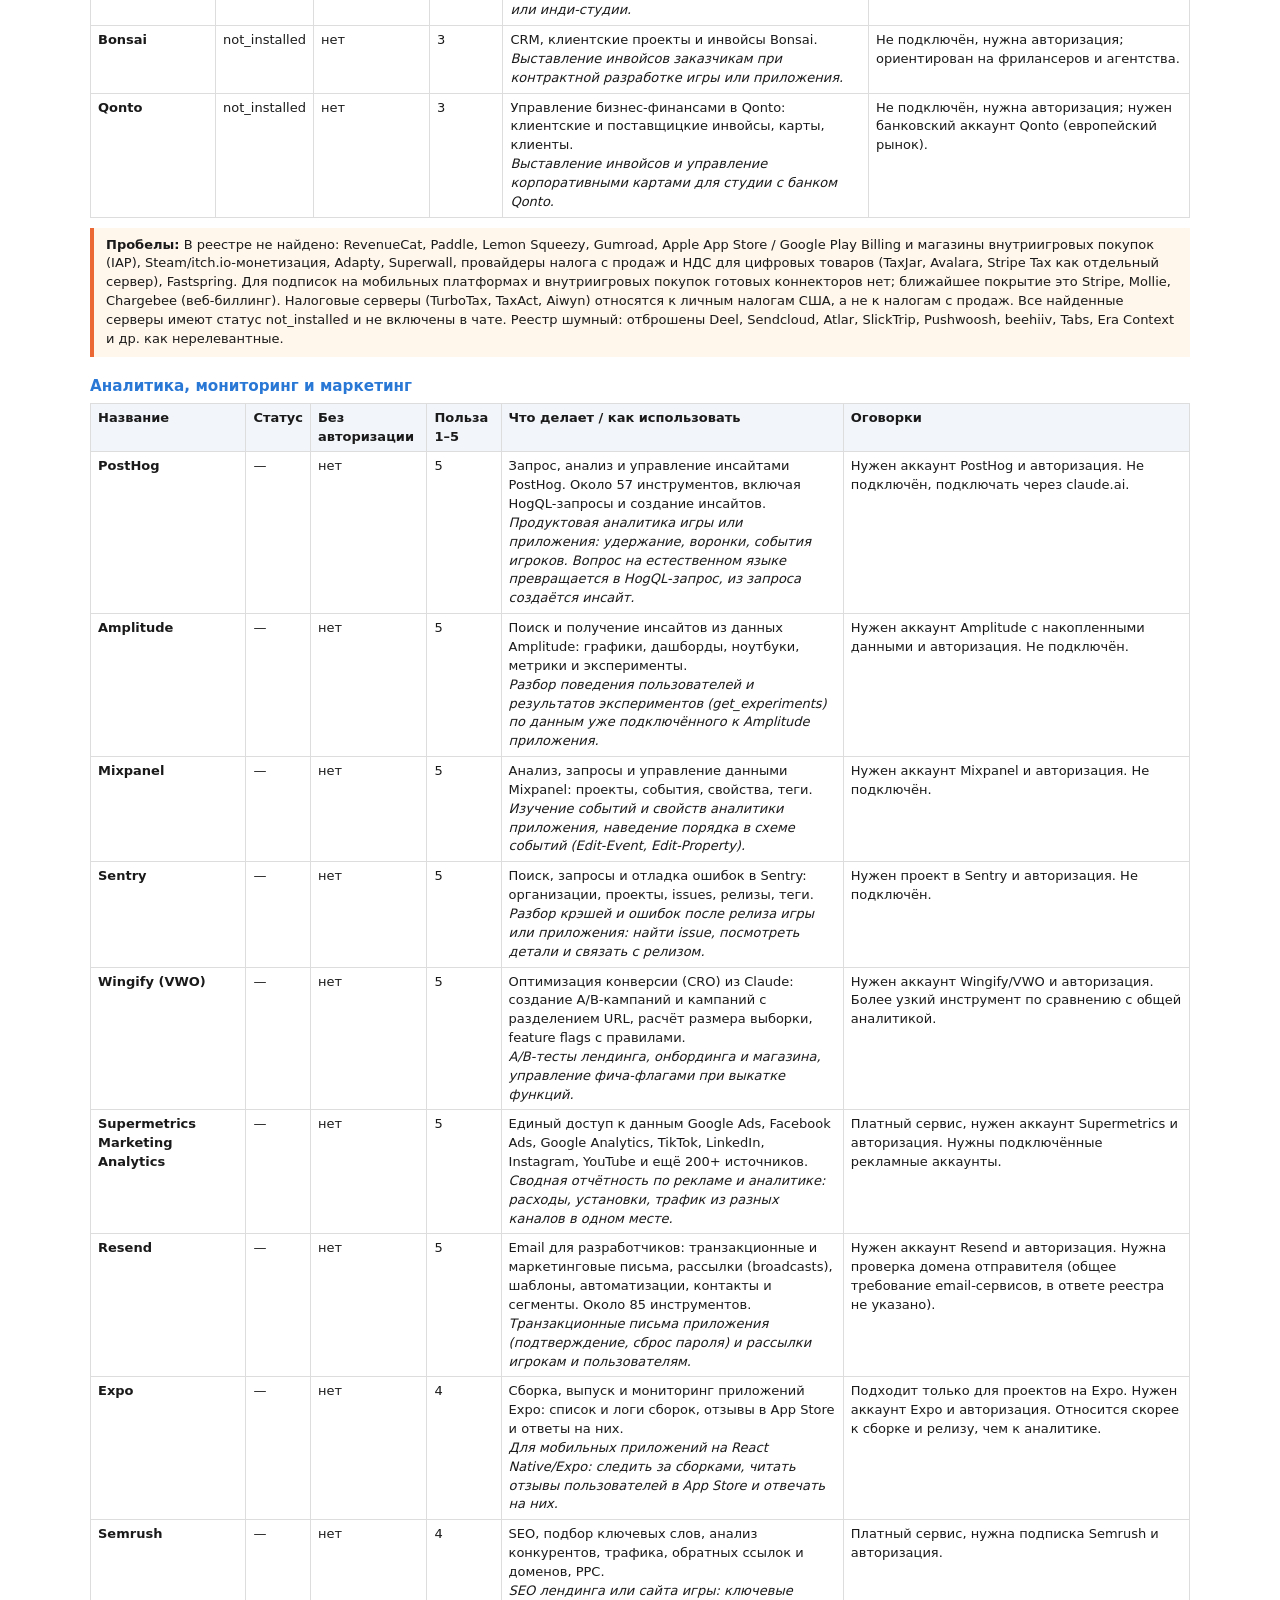
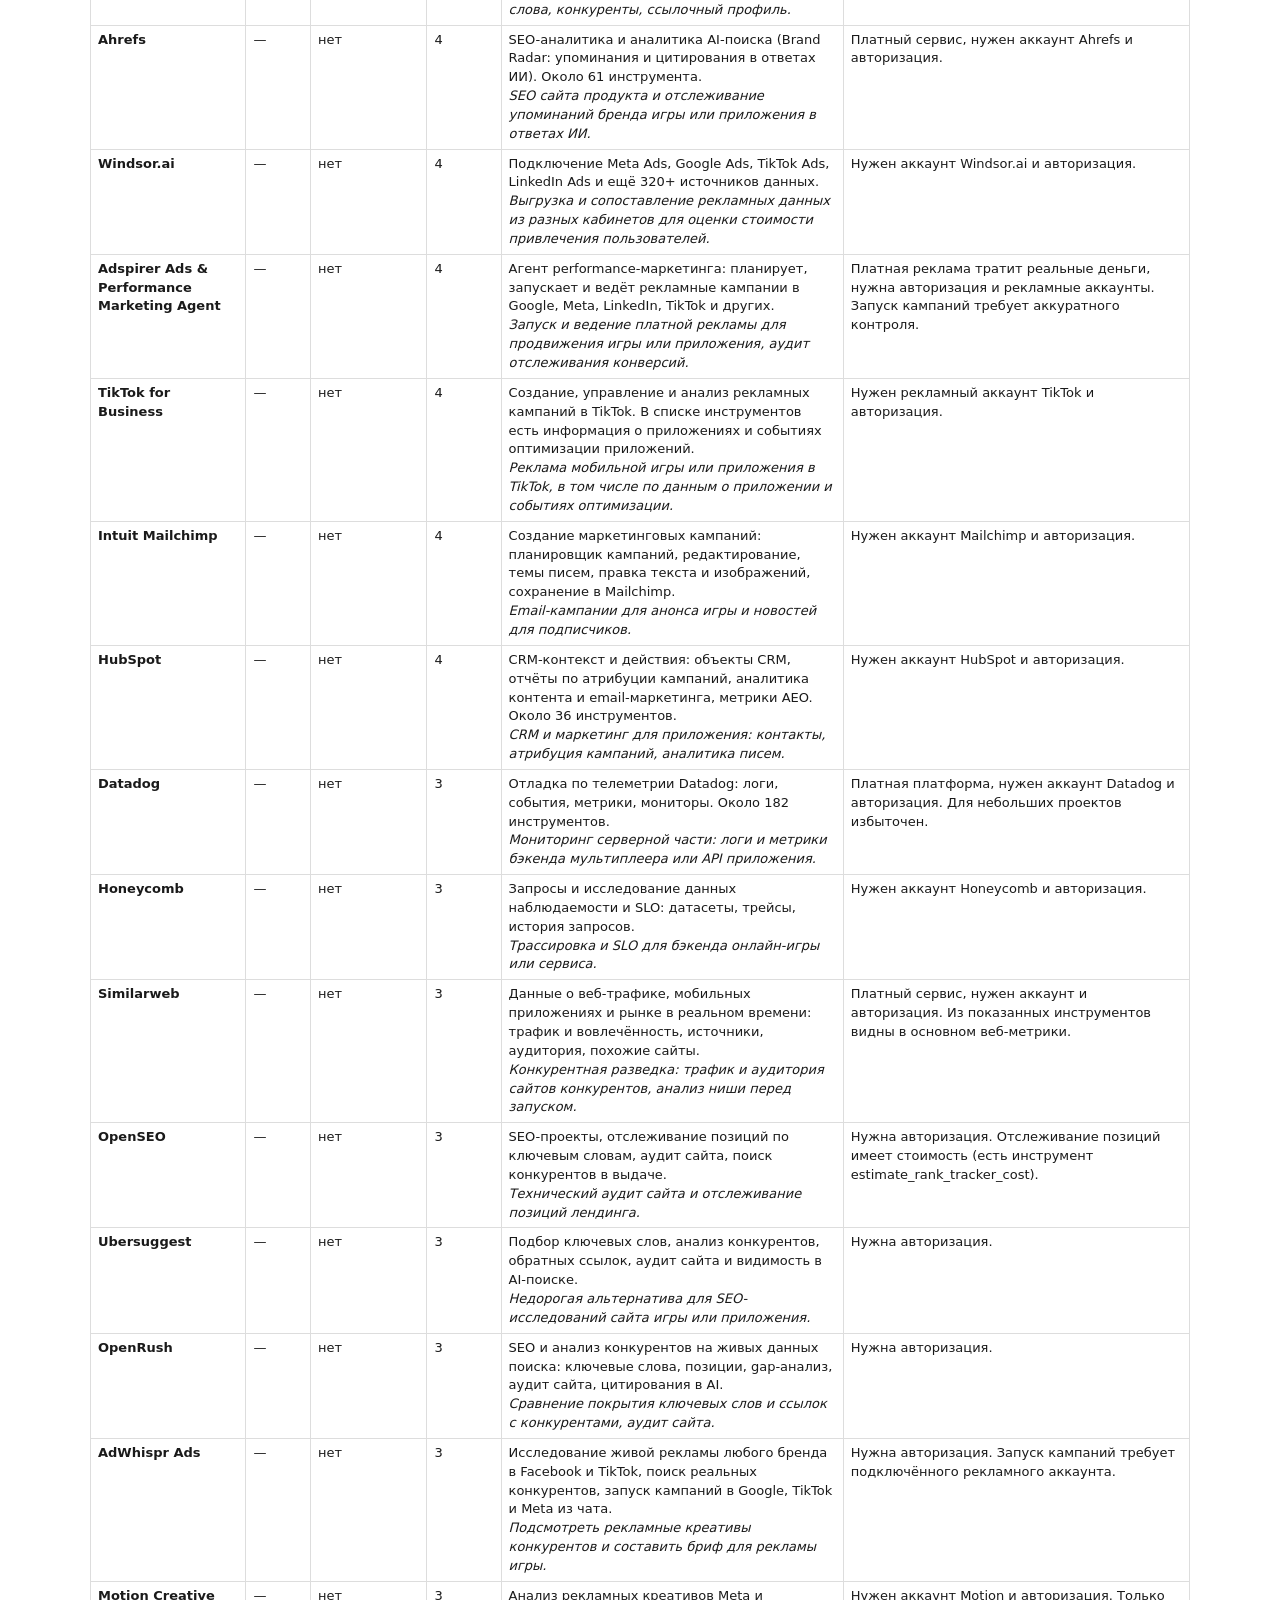
<file: mcp_catalog.html>
<!doctype html><html lang="ru"><meta charset="utf-8"><title>MCP для игры и приложения</title><style>
body{font:13px/1.45 system-ui,sans-serif;max-width:1100px;margin:24px auto;padding:0 16px;color:#1a1a1a}
h1{font-size:24px}h2{margin-top:30px;border-bottom:2px solid #2a78d6;padding-bottom:4px}h3{margin:18px 0 6px;color:#2a78d6}
table{border-collapse:collapse;width:100%;margin:6px 0}th,td{border:1px solid #ddd;padding:5px 7px;vertical-align:top;text-align:left}th{background:#f2f5fa}
.c{background:#e6f6ea}.n{color:#777;font-size:12px}.box{background:#fff6ec;border-left:4px solid #eb6834;padding:8px 12px;margin:10px 0}
a{color:#2a78d6}@page{size:A4;margin:12mm}</style><body>
<h1>MCP-серверы для создания игры / приложения</h1>
<p class="n">Поиск оркестратором: 13 категорий реестра Claude + 4 области open-source (GitHub). Open-source пункты найдены агентами и <b>не проверены</b> лично — перед установкой смотрите код: сторонний MCP получает доступ к вашей машине.</p>
<h2>1. Подключено у меня прямо сейчас</h2><table><tr><th>Сервер</th><th>Что даёт для игры/приложения</th></tr>
<tr class=c><td>Figma</td><td>Дизайн UI, экспорт ассетов, дизайн→код, шейдеры, анимации, weave-модели генерации изображений</td></tr>
<tr class=c><td>GitHub</td><td>Репозитории, PR, CI (Actions), релизы</td></tr>
<tr class=c><td>Google Drive / Calendar</td><td>Хранение файлов, планирование релизов</td></tr>
<tr class=c><td>Claude Docs</td><td>Документы: GDD, ТЗ, питч</td></tr>
<tr class=c><td>Локально без MCP</td><td>Playwright/Chromium (скриншоты, тесты), fontTools, Python, Node — многое можно делать скриптами</td></tr></table>
<p class="n">Supabase и Gmail установлены в организации, но не включены в этом чате. Подключать/включать коннекторы можете только вы (claude.ai → Настройки → Коннекторы).</p>
<h2>2. Реестр коннекторов Claude (по категориям)</h2>
<h3>Генерация изображений, видео и ИИ-ассетов</h3><table><tr><th>Название</th><th>Статус</th><th>Без авторизации</th><th>Польза 1–5</th><th>Что делает / как использовать</th><th>Оговорки</th></tr>
<tr><td><b>Hugging Face</b></td><td>—</td><td>нет</td><td>4</td><td>Доступ к Hugging Face Hub и тысячам Gradio-приложений (Spaces). Позволяет искать модели, датасеты, статьи и документацию.<br><i>Через space_search и model_search можно находить модели и Spaces для генерации изображений, апскейла, удаления фона, текстур и спрайтов, а в model_details смотреть их описание и условия. Подходит и для поиска датасетов под свои ассеты.</i></td><td>Это не готовый генератор: в реестре описан поиск по Hub и доступ к Gradio-приложениям. Какие именно модели для картинок или видео доступны, в ответе реестра не указано. Нужна авторизация, коннектор не подключён.</td></tr>
<tr><td><b>Orshot</b></td><td>—</td><td>нет</td><td>3</td><td>Автоматизирует создание видео, PDF и изображений из шаблонов (для маркетинга), публикацию в соцсети и отслеживание вовлечённости.<br><i>Пакетная генерация промо-материалов игры или приложения: скриншоты и баннеры для сторов, превью для соцсетей, трейлеры из шаблонов, динамические картинки по URL.</i></td><td>Шаблонный рендер, а не ИИ-генерация (text-to-image в описании не заявлен). Ориентирован на маркетинг, не на игровые спрайты или текстуры. Нужна авторизация.</td></tr>
<tr><td><b>Unsplash</b></td><td>—</td><td>нет</td><td>3</td><td>Поиск и использование бесплатных HD-фотографий, управление закладками и коллекциями.<br><i>Источник референсов, мудбордов и стоковых фото для фонов, иллюстраций приложения и концепт-подборок; коллекции удобны для организации референсов.</i></td><td>Это сток, а не генерация. Нужна авторизация. Условия лицензии в ответе реестра не описаны.</td></tr>
<tr><td><b>Goodnotes</b></td><td>—</td><td>да</td><td>3</td><td>Превращает результаты ИИ в документы; умеет рисовать SVG-изображения, генерировать диаграммы Mermaid и создавать markdown-документы.<br><i>draw_svg_image можно использовать для простых векторных иконок и схем, а Mermaid для диаграмм архитектуры и геймдизайн-документов. Работает без авторизации.</i></td><td>Это не полноценный генератор изображений: только SVG и документы. Результат попадает в Goodnotes. Для спрайтов, текстур и концепт-арта малопригоден.</td></tr>
</table>
<div class=box><b>Пробелы:</b> Реестр шумный: по большинству запросов вернулись нерелевантные сервисы (beehiiv, Stripe, Railway и др.). В реестре НЕ найдено: Stable Diffusion, Midjourney, Flux, fal, Replicate, Runway (нашёлся только runway.team для релизов мобильных приложений, к видео не относится), ComfyUI, text-to-video, апскейл, удаление фона, генераторы спрайтов, пиксель-арта, текстур и концепт-арта. Roboflow (компьютерное зрение, датасеты, разметка) и Sprites (управление песочницами, не графика) отброшены как не относящиеся к генерации. Ни один подходящий коннектор не подключён (все not_installed). Для настоящей генерации картинок и видео в реестре есть только косвенные пути: Hugging Face (Gradio Spaces) и Figma (уже подключён в сессии, у него есть weave_run_model и weave_find_model, но это вне результатов реестра и в этом поиске не проверялось).</div>
<h3>3D-моделирование, CAD, рендер, 3D-печать</h3><table><tr><th>Название</th><th>Статус</th><th>Без авторизации</th><th>Польза 1–5</th><th>Что делает / как использовать</th><th>Оговорки</th></tr>
<tr><td><b>Trimble SketchUp</b></td><td>—</td><td>нет</td><td>4</td><td>Создание и итеративная доработка 3D-моделей для использования в SketchUp. По описанию реестра это единственный в выдаче настоящий 3D-моделлер.<br><i>Быстро набросать и итерировать 3D-модели (блокаут уровней, архитектура, props) и сохранить их для дальнейшей доработки в SketchUp или экспорта в игровой движок.</i></td><td>Не установлен, нужна авторизация. Привязан к продукту SketchUp. В реестре не указан формат экспорта, поэтому пригодность для игровых пайплайнов (glTF/FBX) не подтверждена.</td></tr>
<tr><td><b>Three.js 3D Viewer</b></td><td>—</td><td>да</td><td>3</td><td>Демо-просмотрщик, который рендерит интерактивные 3D-сцены и модели с помощью Three.js.<br><i>Быстро посмотреть и показать интерактивную 3D-сцену или модель при прототипировании веб-игры или приложения на three.js, без авторизации.</i></td><td>Это только демо; в реестре список инструментов пуст. Не заменяет полноценный движок или редактор.</td></tr>
</table>
<div class=box><b>Пробелы:</b> ToolSearch загрузил SearchMcpRegistry, SuggestConnectors и ListConnectors, все 6 запросов к реестру выполнены. В реестре нет серверов для Blender, Fusion 360 и других CAD (кроме SketchUp), генерации 3D по тексту или изображению, работы с мешами, риггинга, 3D-анимации, 3D-печати и STL, glTF-конвертеров, рендер-движков (Unity, Unreal, Godot тоже не найдены). Запросы с rendering, animation и 3d printing вернули только шум (Render, Orshot, Adobe, BioRender и т.п.). Adobe (animate_design) и Orshot (рендер шаблонов) не включены: они про 2D-графику и видео, а не про 3D. Для остального придётся использовать локальные MCP или обычные библиотеки, а не коннекторы реестра.</div>
<h3>2D-графика и дизайн интерфейсов</h3><table><tr><th>Название</th><th>Статус</th><th>Без авторизации</th><th>Польза 1–5</th><th>Что делает / как использовать</th><th>Оговорки</th></tr>
<tr class=c><td><b>Figma</b></td><td>connected</td><td>нет</td><td>5</td><td>Официальный коннектор Figma: читает дизайн-контекст, скриншоты, метаданные и переменные из макетов, умеет создавать диаграммы и работать с Code Connect. Позволяет переводить макеты в код и обратно.<br><i>Ключевой инструмент для UI: реализовать экраны и HUD/меню игры или приложения по макетам Figma, вытащить дизайн-токены (цвета, отступы), связать компоненты с кодом, рисовать диаграммы в FigJam.</i></td><td>Нужна авторизация (OAuth). Уже подключён и включён в этом чате (enabledInChat: true). Нужен аккаунт Figma и доступ к файлам.</td></tr>
<tr><td><b>Canva</b></td><td>not_installed</td><td>нет</td><td>4</td><td>Поиск, создание, автозаполнение и экспорт дизайнов Canva, импорт дизайна по URL, чтение содержимого страниц.<br><i>Быстро делать иконку приложения, обложку и скриншоты для магазина, промо-баннеры, логотип и соцсети для игры/приложения; экспортировать готовые картинки.</i></td><td>Не установлен, нужна авторизация. Нужен аккаунт Canva; часть функций может зависеть от тарифа (в реестре не указано).</td></tr>
<tr><td><b>Adobe</b></td><td>not_installed</td><td>нет</td><td>4</td><td>Набор профессиональных инструментов Adobe для дизайна, объединения и редактирования; в списке есть работа с ассетами, брендом, цветовыми темами, анимацией дизайна (всего около 67 инструментов).<br><i>Подготовка и редактирование графики, управление библиотекой ассетов и брендовыми цветами, анимация дизайнов для интерфейсов и промо-материалов.</i></td><td>Не установлен, нужна авторизация и, вероятно, аккаунт Adobe (платные продукты, в реестре не уточняется). Точный набор функций по Photoshop/Illustrator из ответа реестра не виден (показаны только первые 8 инструментов).</td></tr>
<tr><td><b>Magic Patterns</b></td><td>not_installed</td><td>нет</td><td>3</td><td>Обсуждение и итерации над дизайнами Magic Patterns: получить дизайн, прочитать файлы, обновить дизайн.<br><i>Быстро прототипировать UI-экраны приложения и дорабатывать их в диалоге, забирая файлы дизайна в проект.</i></td><td>Не установлен, нужна авторизация и аккаунт Magic Patterns. Всего 3 инструмента.</td></tr>
<tr><td><b>v0</b></td><td>not_installed</td><td>нет</td><td>3</td><td>Создание полнофункциональных веб-приложений с помощью ИИ: чаты, сообщения, превью, импорт дизайна Claude по URL.<br><i>Генерировать UI-прототипы и веб-интерфейсы приложения, смотреть превью и итерировать; подходит для веб-приложений и веб-интерфейсов вокруг игры.</i></td><td>Не установлен, нужна авторизация. Ориентирован на веб-приложения, не на игровые движки.</td></tr>
<tr><td><b>Whimsical</b></td><td>not_installed</td><td>нет</td><td>3</td><td>Создание блок-схем, майндмэпов, вайрфреймов и диаграмм; создание, редактирование, поиск и чтение файлов.<br><i>Набросать вайрфреймы экранов, схему навигации, пользовательские потоки и диаграммы игровых систем на этапе проектирования.</i></td><td>Не установлен, нужна авторизация и аккаунт Whimsical.</td></tr>
<tr><td><b>Brandfetch</b></td><td>not_installed</td><td>нет</td><td>3</td><td>Получение брендовых данных и материалов: поиск бренда, URL логотипов, контекст бренда, ассеты в base64.<br><i>Подтягивать логотипы и фирменные цвета сторонних брендов (партнёры, интеграции, спонсоры) для интерфейса приложения или промо.</i></td><td>Не установлен, нужна авторизация. Работает с данными существующих брендов, не создаёт собственный логотип.</td></tr>
<tr><td><b>Goodnotes</b></td><td>not_installed</td><td>да</td><td>3</td><td>Превращает ответы ИИ в документы: умеет рисовать SVG-изображения, генерировать Mermaid-диаграммы и создавать markdown-документы.<br><i>Единственный найденный авторизации-не-требующий вариант для генерации простой векторной SVG-графики (иконки, схемы) и диаграмм.</i></td><td>Не установлен. Всего 3 инструмента; сложность и качество SVG из реестра не видны. Заточен под документы Goodnotes, а не под игровые ассеты.</td></tr>
<tr><td><b>Moda - Slides and Designs</b></td><td>not_installed</td><td>нет</td><td>3</td><td>Редактируемые презентации PowerPoint, рекламные креативы Meta, моушн-графика и соцсети; есть работа с брендом и холстом (всего около 38 инструментов).<br><i>Делать промо-материалы, питч-деки и рекламные креативы для игры/приложения с единым брендом.</i></td><td>Не установлен, нужна авторизация. Заточен под маркетинговые материалы, не под UI самого приложения.</td></tr>
<tr><td><b>Frontify</b></td><td>not_installed</td><td>нет</td><td>3</td><td>Доступ к брендбукам, ассетам и креативным шаблонам; управление ассетами, тегами, коллекциями (около 53 инструментов).<br><i>Хранить и поднимать в проект брендбук, ассеты и шаблоны, если студия ведёт их во Frontify.</i></td><td>Не установлен, нужна авторизация. Полезен только при наличии существующего аккаунта и бренд-портала Frontify.</td></tr>
<tr><td><b>Orshot</b></td><td>not_installed</td><td>нет</td><td>3</td><td>Автоматизация генерации видео, PDF и изображений из шаблонов, пакетный рендер, динамические URL, постинг в соцсети (около 97 инструментов).<br><i>Массово генерировать картинки из шаблонов: карточки персонажей/предметов, превью, скриншоты для магазина, соцконтент.</i></td><td>Не установлен, нужна авторизация и аккаунт Orshot; сервис, вероятно, платный (в реестре не указано).</td></tr>
<tr><td><b>Unsplash</b></td><td>not_installed</td><td>нет</td><td>3</td><td>Поиск и использование бесплатных HD-фотографий; закладки и коллекции.<br><i>Находить фотографии для фонов, заглушек, промо и лендинга приложения.</i></td><td>Не установлен, нужна авторизация. Это фотосток, а не редактор; условия лицензии в реестре не описаны.</td></tr>
<tr><td><b>Tseha.io</b></td><td>not_installed</td><td>нет</td><td>3</td><td>Выдаёт в Claude ваши стандарты кода и компоненты: компоненты, стили, токены стилей, стандарты, пакеты, проекты.<br><i>Держать UI-кит и дизайн-токены проекта доступными для Claude, чтобы генерируемый интерфейс соответствовал вашей дизайн-системе.</i></td><td>Не установлен, нужна авторизация. Полезен, только если у вас уже есть компоненты и стандарты в этом сервисе.</td></tr>
</table>
<div class=box><b>Пробелы:</b> В реестре по запросам не нашлось: отдельных коннекторов для удаления фона, фоторедактора (аналог Photoshop вне Adobe), генерации изображений ИИ, векторного редактора (Illustrator/Inkscape-аналог, Penpot, Sketch), библиотек иконок (Iconify, Font Awesome и т.п.), готовых UI-китов, pixel art и спрайтов, генерации логотипов. Для SVG есть только Goodnotes (3 инструмента). Побочные Adobe-коннекторы (Experience Manager, Workfront, Journey Optimizer, Customer Journey Analytics, Marketing Agent) относятся к маркетингу и корпоративному управлению, не к графике, и отброшены. Mermaid Chart (авторизация не нужна) рендерит диаграммы в SVG, но это диаграммы, не графика, поэтому не включён. Также отброшены нерелевантные результаты: Webflow, WeWeb и Ninout (сайты и формы), august, Roboflow, Slack, Gmail и др. Подключён в этом чате только Figma, остальные не установлены; в реестре по Adobe видны лишь первые 8 из 67 инструментов, поэтому наличие Photoshop/Illustrator-функций не подтверждено.</div>
<h3>Игровые движки и геймдев (Unity, Unreal, Godot, ассеты, магазины игр, левел-дизайн, тайлмапы, аналитика)</h3><table><tr><th>Название</th><th>Статус</th><th>Без авторизации</th><th>Польза 1–5</th><th>Что делает / как использовать</th><th>Оговорки</th></tr>
<tr><td><b>Splice</b></td><td>—</td><td>нет</td><td>3</td><td>Поиск по каталогу звуков Splice, сборка наборов (stacks) звуков, в том числе по текстовому описанию, и скачивание ассетов.<br><i>Подбор звуковых эффектов и музыкальных сэмплов для игры или приложения по текстовому описанию.</i></td><td>Нужна авторизация. Это каталог музыкальных сэмплов, а не игровой SFX-сервис. Условия лицензирования для игр в ответе реестра не указаны.</td></tr>
<tr><td><b>Trimble SketchUp</b></td><td>—</td><td>нет</td><td>3</td><td>Создание и итерация 3D-моделей для использования в SketchUp.<br><i>Блокинг и простое 3D-моделирование (окружение, архитектура, прототипы), результат можно использовать как основу для ассетов.</i></td><td>Нужна авторизация. Работает только с SketchUp, это не игровой движок. Поддержка экспорта в игровые форматы в ответе реестра не указана.</td></tr>
<tr><td><b>Figma</b></td><td>—</td><td>нет</td><td>3</td><td>Уже подключённый в этой сессии Figma MCP: чтение и создание дизайнов, загрузка ассетов, шейдеры, экспорт видео.<br><i>UI/UX-макеты игры и приложения, иконки, ассеты интерфейса.</i></td><td>Найден не через SearchMcpRegistry, а в списке инструментов сессии. directoryUuid неизвестен.</td></tr>
<tr><td><b>Stripe</b></td><td>—</td><td>нет</td><td>3</td><td>Платёжная инфраструктура: работа с API Stripe, документацией, балансом, планирование интеграции.<br><i>Монетизация приложения или веб-игры: внутриигровые покупки, подписки.</i></td><td>Нужна авторизация и аккаунт Stripe. Это не специализированный игровой инструмент.</td></tr>
<tr><td><b>Fullstory</b></td><td>—</td><td>нет</td><td>3</td><td>Продуктовая аналитика: сегменты, метрики, воронки, пути пользователей и реальные сессии.<br><i>Аналитика поведения игроков и пользователей веб-приложения или веб-игры: воронки, удержание, узкие места UX.</i></td><td>Нужна авторизация и платный аккаунт Fullstory. Ориентирован на веб и мобильные приложения, а не на игровую телеметрию.</td></tr>
<tr><td><b>Render</b></td><td>—</td><td>нет</td><td>3</td><td>Создание, деплой и управление облачной инфраструктурой: веб-сервисы, статические сайты, Postgres, key-value, cron.<br><i>Хостинг веб-игры и бэкенда: серверы, базы данных, таблицы рекордов.</i></td><td>Нужна авторизация и аккаунт Render. Не специализирован под игры.</td></tr>
</table>
<div class=box><b>Пробелы:</b> В реестре по 9 разным наборам ключевых слов не найдено ни одного специализированного геймдев-сервера. Отсутствуют: Unity, Unreal Engine, Godot, Steam / Steamworks, itch.io, Blender, инструменты левел-дизайна и тайлмапов (Tiled и т.п.), генераторы спрайтов и пиксель-арта, магазины 3D-ассетов, игровые бэкенды (PlayFab, мультиплеер, таблицы лидеров) и игровая аналитика. Запросы по этим словам возвращали нерелевантный шум (CRM, финансы, юриспруденция). Единственное совпадение по &quot;sprites&quot; (Sprites) оказалось облачными песочницами с exec/checkpoint, а не игровой графикой, поэтому его не включил. Пара не из реестра, а из списка инструментов сессии: Figma. Для игровых движков и Blender придётся использовать локальные MCP, подключаемые вручную, а не из реестра коннекторов. Shutterstock (авторизация не нужна, один инструмент search) и Spotify тоже нашлись, но это стоковые медиа и музыкальный стриминг, а не игровые ассеты, их не включил. Остальные категории (графика, 3D) охвачены другими запросами оркестратора.</div>
<h3>Звук, музыка, озвучка</h3><table><tr><th>Название</th><th>Статус</th><th>Без авторизации</th><th>Польза 1–5</th><th>Что делает / как использовать</th><th>Оговорки</th></tr>
<tr><td><b>ElevenLabs</b></td><td>—</td><td>нет</td><td>4</td><td>Коннектор для управления голосовыми агентами ElevenAgents прямо из чата (по описанию реестра). Набор инструментов большой (~79), в выдаче видны только agents_*.<br><i>Создание и настройка голосовых агентов (например, говорящих NPC или голосового помощника в приложении) с базой знаний и ветками версий.</i></td><td>Требуется авторизация; не установлен. По реестру покрывает именно агентов ElevenAgents; доступность TTS/озвучки/дубляжа через этот коннектор из ответа реестра не видна.</td></tr>
<tr><td><b>Splice</b></td><td>—</td><td>нет</td><td>4</td><td>Поиск по каталогу звуков Splice, сборка стеков (наборов звуков) и скачивание ассетов.<br><i>Подбор готовых звуковых эффектов, сэмплов и музыкальных элементов для игры по текстовому описанию; сборка набора звуков под проект.</i></td><td>Требуется авторизация; не установлен. Это поиск по каталогу, а не генерация звука. Условия лицензии/подписки по реестру неизвестны.</td></tr>
<tr><td><b>Speko</b></td><td>—</td><td>нет</td><td>3</td><td>Просмотр аккаунта голосового ИИ Speko: агенты, звонки, транскрипты, записи, номера, кредиты и использование, а также распознавание речи (speech-to-text).<br><i>Транскрибация аудио и разработка/тестирование голосовых агентов для приложения с голосовым интерфейсом.</i></td><td>Требуется авторизация и аккаунт Speko; не установлен. Ориентирован на телефонных/голосовых агентов, а не на игровой звук.</td></tr>
<tr><td><b>Synthflow</b></td><td>—</td><td>нет</td><td>3</td><td>Создание и управление голосовыми ИИ-агентами из чата: действия, базы знаний, телефонные номера.<br><i>Прототипирование голосового ассистента или диалогового агента внутри приложения.</i></td><td>Требуется авторизация; не установлен. Заточен под голосовых агентов (телефония), не под озвучку и музыку для игр.</td></tr>
<tr><td><b>Descript</b></td><td>—</td><td>нет</td><td>3</td><td>Импорт, монтаж и создание видео по текстовым запросам.<br><i>Монтаж трейлеров, геймплейных роликов и обучающих видео для игры или приложения. Из описания реестра работа со звуком/транскрипцией напрямую не следует.</i></td><td>Требуется авторизация; не установлен. Видеоредактор, не аудиоинструмент; озвучка и транскрипция в ответе реестра не заявлены.</td></tr>
<tr><td><b>Tella</b></td><td>—</td><td>нет</td><td>3</td><td>Редактирование и публикация видео Tella через чат; среди инструментов есть добавление звукового эффекта.<br><i>Оформление демо- и промо-видео приложения, включая добавление звуковых эффектов.</i></td><td>Требуется авторизация; не установлен. Видеоинструмент, а не генератор звука для самой игры.</td></tr>
<tr><td><b>Riverside</b></td><td>—</td><td>нет</td><td>3</td><td>Подготовка, монтаж, нарезка клипов и публикация видео и подкастов.<br><i>Запись и обработка подкастов или видеодневников разработки, нарезка клипов для продвижения игры.</i></td><td>Требуется авторизация; не установлен. Относится к производству подкастов/видео, не к игровому аудио.</td></tr>
<tr><td><b>Spotify</b></td><td>—</td><td>да</td><td>3</td><td>Рекомендации музыки и подкастов, поиск, создание плейлистов, работа с библиотекой.<br><i>Поиск референсов по стилю и настроению для саундтрека, составление плейлистов-ориентиров для композитора.</i></td><td>Не генерирует музыку и не отдаёт файлы для использования в игре; лицензирование треков не решает. Authless по данным реестра.</td></tr>
<tr><td><b>Play Sheet Music</b></td><td>—</td><td>да</td><td>3</td><td>Claude генерирует и проигрывает ноты с визуальным компонентом.<br><i>Быстрое сочинение и прослушивание мелодий, тем и мотивов для прототипа игры в виде нотной записи.</i></td><td>В реестре список инструментов пуст; результат в виде нот, не готовый аудиофайл для экспорта. Authless.</td></tr>
</table>
<div class=box><b>Пробелы:</b> В реестре не найдено отдельных коннекторов для: генерации музыки ИИ (вроде Suno/Udio/Stable Audio), генерации звуковых эффектов по тексту, полноценного text-to-speech/клонирования голоса как самостоятельного сервиса, дубляжа/перевода озвучки, а также игровых аудио-движков (FMOD, Wwise). ElevenLabs присутствует только как коннектор для голосовых агентов (ElevenAgents), так что TTS и дубляж через него по ответу реестра не подтверждены. Из ответа реестра также отброшены нерелевантные результаты (Audible, Sonos, Melon, Viberate, Idiolect и др.). Все найденные коннекторы имеют installState not_installed и enabledInChat false: ни один сейчас не доступен в сессии, нужно подключать через claude.ai. Инструменты SearchMcpRegistry загружены успешно.</div>
<h3>Мобильная разработка</h3><table><tr><th>Название</th><th>Статус</th><th>Без авторизации</th><th>Польза 1–5</th><th>Что делает / как использовать</th><th>Оговорки</th></tr>
<tr><td><b>Expo</b></td><td>—</td><td>нет</td><td>5</td><td>Сборка, выпуск и мониторинг приложений на Expo (React Native). По списку инструментов видно работу со сборками, библиотеками и отзывами в App Store.<br><i>Запускать и отслеживать EAS-сборки мобильного приложения или игры на React Native, подключать библиотеки, читать отзывы из App Store и отвечать на них прямо из Claude.</i></td><td>Не установлен, нужна авторизация. Полный список инструментов в реестре усечён (показано 8 из 25).</td></tr>
<tr><td><b>Bitrise MCP</b></td><td>—</td><td>нет</td><td>5</td><td>Настройка и управление мобильным CI/CD на Bitrise: сборка, тестирование и раздача приложений iOS, Android, Flutter и React Native.<br><i>Автоматизировать сборку и тесты для iOS, Android, Flutter и React Native, раздавать сборки тестерам, выкатывать CodePush-обновления.</i></td><td>Не установлен, нужна авторизация; требуется аккаунт Bitrise (платность тарифов в реестре не указана). Показано 8 из ~83 инструментов.</td></tr>
<tr><td><b>Runway (runway.team)</b></td><td>—</td><td>нет</td><td>3</td><td>Автоматизация, координация и мониторинг релизов мобильных приложений команды.<br><i>Вести релизный процесс мобильного приложения: чек-листы, регрессия, согласования, запросы на фиксы.</i></td><td>Не установлен, нужна авторизация; нужен аккаунт Runway. Полезнее команде, чем соло-разработчику.</td></tr>
<tr><td><b>Floot</b></td><td>—</td><td>нет</td><td>3</td><td>Создание и хостинг сайтов и мобильных приложений с использованием собственной подписки Claude.<br><i>Быстро собрать прототип приложения (проект, файлы, зависимости, SQL) и захостить его.</i></td><td>Не установлен, нужна авторизация. В реестре не уточнено, нативные ли это приложения. Показано 8 из ~46 инструментов.</td></tr>
<tr><td><b>Replit</b></td><td>—</td><td>нет</td><td>3</td><td>Превращает идеи в приложения и сайты: создание и обновление приложения по текстовому описанию.<br><i>Быстро получить рабочий прототип приложения из описания и дорабатывать его промптами.</i></td><td>Не установлен, нужна авторизация. В реестре про мобильные платформы прямо не сказано.</td></tr>
<tr><td><b>Mobbin</b></td><td>—</td><td>нет</td><td>3</td><td>Поиск референсов UI/UX: потоки, экраны и секции из реальных приложений.<br><i>Подбирать примеры экранов и пользовательских сценариев (онбординг, оплата, настройки) для дизайна мобильного приложения.</i></td><td>Не установлен, нужна авторизация. Только референсы, не разработка.</td></tr>
</table>
<div class=box><b>Пробелы:</b> В реестре нет отдельных серверов для: Xcode / iOS-симулятора, Android Studio / Android SDK / эмулятора, Flutter / Dart, прямого App Store Connect и TestFlight (есть только отзывы App Store внутри Expo), Google Play Console, Firebase (в т.ч. Cloud Messaging), APNs и push-уведомлений (Twilio и Customer.io попали в выдачу, но по описанию про коммуникации/маркетинг, не про push, поэтому отброшены), мобильной аналитики и краш-репортинга. Поиск по flutter/dart вернул только нерелевантные результаты. Отброшены как нерелевантные: Similarweb (веб/маркет-аналитика), Canva и прочие дизайн-инструменты общего назначения. Все найденные серверы в состоянии not_installed и требуют авторизации; Google Calendar (connected) к теме не относится.</div>
<h3>Веб-фронтенд, хостинг и деплой</h3><table><tr><th>Название</th><th>Статус</th><th>Без авторизации</th><th>Польза 1–5</th><th>Что делает / как использовать</th><th>Оговорки</th></tr>
<tr><td><b>Vercel</b></td><td>—</td><td>нет</td><td>5</td><td>Анализ, отладка и управление проектами и деплоями на Vercel. По списку инструментов в основном чтение: проекты, деплои, события деплоя, команды, поиск по документации.<br><i>Хостинг веб-фронтенда или браузерной игры (Next.js и т.п.): смотреть статус деплоев и разбирать причины упавших сборок.</i></td><td>Нужна авторизация и аккаунт Vercel. В реестре виден только набор инструментов для просмотра и отладки, создания деплоя среди них нет.</td></tr>
<tr><td><b>Netlify</b></td><td>—</td><td>нет</td><td>5</td><td>Создание, деплой, управление и защита сайтов на Netlify. Инструменты сгруппированы по сервисам: деплой, проекты, команды, расширения и правила кодинга.<br><i>Выкладка статических сайтов, лендингов и веб-версий игр с деплоем из чата.</i></td><td>Нужна авторизация и аккаунт Netlify.</td></tr>
<tr><td><b>Cloudflare Developer Platform</b></td><td>—</td><td>нет</td><td>5</td><td>Сборка приложений на вычислениях, хранилищах и ИИ Cloudflare. Из инструментов видны управление аккаунтами, KV-хранилищами и Workers.<br><i>Serverless-бэкенд на Workers и KV для игры или приложения, например сохранения, лидерборды и API на краю сети.</i></td><td>Нужна авторизация и аккаунт Cloudflare. Про CDN и DNS в описании реестра ничего не сказано, видно только Workers и KV (всего около 24 инструментов, часть скрыта).</td></tr>
<tr><td><b>Render</b></td><td>—</td><td>нет</td><td>5</td><td>Создание, деплой и управление облачной инфраструктурой Render на естественном языке. Умеет статические сайты, веб-сервисы, cron-задачи, Postgres, key-value хранилища, метрики и деплои.<br><i>Хостинг серверной части: веб-сервис для мультиплеера или API, база Postgres, фоновые задачи и статика.</i></td><td>Нужна авторизация и аккаунт Render. Сервис облачный, часть ресурсов может быть платной (в реестре тарифы не указаны).</td></tr>
<tr><td><b>Railway</b></td><td>—</td><td>нет</td><td>4</td><td>Деплой, управление и отладка приложений и инфраструктуры на Railway.<br><i>Быстрый деплой бэкенда игры или приложения, чтение логов и статуса, управление feature-флагами.</i></td><td>Нужна авторизация и аккаунт Railway.</td></tr>
<tr><td><b>Lovable</b></td><td>—</td><td>нет</td><td>4</td><td>Создание, итерации, инспекция и деплой приложений Lovable.<br><i>Быстро собрать веб-приложение или прототип в Lovable и сразу задеплоить его.</i></td><td>Работает только внутри платформы Lovable, нужен аккаунт.</td></tr>
<tr><td><b>Macaly Cloud</b></td><td>—</td><td>нет</td><td>4</td><td>Claude пишет код, Macaly его запускает: git-репозиторий, облачная песочница, база данных, живое превью и продакшен-хостинг для приложений, собранных в чате. Среди инструментов есть подключение домена.<br><i>Сделать и сразу опубликовать веб-приложение целиком в одном сервисе, с подключением собственного домена.</i></td><td>Нужна авторизация, привязка к платформе Macaly. Условия оплаты в реестре не указаны.</td></tr>
<tr><td><b>Supabase</b></td><td>—</td><td>нет</td><td>4</td><td>Управление базами данных, аутентификацией и хранилищем Supabase. Есть создание и пауза проектов, а также оценка стоимости.<br><i>Бэкенд для приложения или игры: база данных, логин игроков, хранилище файлов.</i></td><td>Коннектор уже добавлен в организацию (installedServerId есть), но не подключён (not_connected) и не включён в этом чате. Создание проектов может стоить денег, поэтому есть get_cost и confirm_cost.</td></tr>
<tr><td><b>Control Plane</b></td><td>—</td><td>нет</td><td>3</td><td>Деплой, масштабирование и отладка облачных приложений с одной платформы. Есть работа с доменами и TLS, базами данных, сборкой образов, шаблонами и экспортом в Terraform.<br><i>Контейнерный деплой и масштабирование серверной части игры, привязка доменов.</i></td><td>Нужна авторизация, платформа ориентирована на инфраструктурщиков (около 71 инструмента).</td></tr>
<tr><td><b>AWS MCP</b></td><td>—</td><td>да</td><td>3</td><td>Безопасный доступ агентов к AWS: вызов AWS API, чтение документации, список регионов, скрипты.<br><i>Serverless и облачный бэкенд на AWS (хранилище, функции и т.п.) для игры или приложения.</i></td><td>В реестре помечен как authless, но реальный доступ к ресурсам AWS потребует учётных данных. Сами сервисы AWS платные.</td></tr>
<tr><td><b>mittwald</b></td><td>—</td><td>нет</td><td>3</td><td>Подключение агента к платформе управляемого контейнерного хостинга mittwald: управление приложениями, обновления, SSH (около 116 инструментов).<br><i>Хостинг веб-приложений и сайтов, если проект размещается у этого провайдера.</i></td><td>Нужен аккаунт mittwald. Это европейский хостинг-провайдер, нишевое решение.</td></tr>
<tr><td><b>MuuMuu Domain byGMO Pepabo</b></td><td>—</td><td>нет</td><td>3</td><td>Поиск свободных доменов и цен, процесс покупки (оплата делается на сайте ムームードメイン самим пользователем). Также список доменов, смена и просмотр name-серверов, управление DNS-записями, настройки продления.<br><i>Купить домен для игры или приложения и настроить DNS-записи под хостинг.</i></td><td>Описание на японском, нужен аккаунт этого регистратора, ориентирован на японский рынок. Оплата вручную на сайте.</td></tr>
<tr><td><b>GoDaddy</b></td><td>—</td><td>да</td><td>3</td><td>Поиск доменов и проверка их доступности, подбор вариантов названий.<br><i>Подобрать и проверить свободное доменное имя для игры или приложения.</i></td><td>Только поиск и проверка. Покупки и управления DNS среди инструментов нет.</td></tr>
<tr><td><b>MDN</b></td><td>—</td><td>да</td><td>3</td><td>Поиск и получение документации MDN и данных о совместимости браузеров.<br><i>Справка по веб-API и проверка поддержки браузерами при разработке веб-фронтенда и браузерных игр.</i></td><td>Это справочник, а не хостинг. Включён как полезное дополнение к фронтенду.</td></tr>
<tr><td><b>Cloudinary</b></td><td>—</td><td>нет</td><td>3</td><td>Управление, преобразование и доставка изображений и видео.<br><i>Хранение и доставка медиа-ресурсов (картинки, видео) для веб-приложения или игры через CDN-подобный сервис.</i></td><td>Нужна авторизация и аккаунт Cloudinary. Слово CDN в описании реестра не упоминается, это вывод по назначению сервиса (доставка медиа).</td></tr>
</table>
<div class=box><b>Пробелы:</b> GitHub в реестре не найден (запросы &quot;github&quot;, &quot;repository&quot;, &quot;git&quot; вернули нерелевантное), но в этой сессии уже доступен подключённый github MCP с инструментами для репозиториев, PR, issues и Actions. Отдельных коннекторов для Fly.io, Heroku, Firebase, Google Cloud, Azure, DigitalOcean, GitHub Pages, Deno Deploy, Bunny/Fastly CDN, Namecheap, Porkbun и отдельного Cloudflare DNS/CDN в результатах нет. Из доменных сервисов найдены только GoDaddy (поиск) и MuuMuu Domain (японский регистратор). Среди найденных Vercel имеет только инструменты просмотра и отладки, а создание деплоя не заявлено. Все найденные коннекторы, кроме AWS MCP, GoDaddy и MDN, требуют авторизации, и ни один из них сейчас не подключён и не включён в чате (Supabase добавлен в организацию, но не подключён). Остальные результаты поиска (HR, финансы, юриспруденция, SEO и др.) отброшены как не относящиеся к теме.</div>
<h3>Бэкенд, базы данных, авторизация и хранилища</h3><table><tr><th>Название</th><th>Статус</th><th>Без авторизации</th><th>Польза 1–5</th><th>Что делает / как использовать</th><th>Оговорки</th></tr>
<tr><td><b>Supabase</b></td><td>—</td><td>нет</td><td>5</td><td>Управление базами данных, авторизацией и хранилищем (по описанию реестра). Умеет работать с организациями и проектами Supabase, включая создание и паузу проектов.<br><i>Ключевой бэкенд для игры или приложения: Postgres, вход пользователей, файлы (аватары, сохранения, ассеты). Можно создавать проекты и управлять ими прямо из чата.</i></td><td>Нужно подключить и авторизовать коннектор в claude.ai и включить его в этом чате. Есть инструменты get_cost/confirm_cost, значит создание проектов может быть платным. Всего около 32 инструментов, показаны первые 8.</td></tr>
<tr><td><b>Neon</b></td><td>—</td><td>нет</td><td>5</td><td>Serverless Postgres, объектное хранилище и управляемая авторизация Better Auth (по описанию). Инструменты охватывают ветки БД, миграции, сравнение схем и настройку auth.<br><i>Postgres для бэкенда с ветвлением базы (удобно для тестовых окружений и безопасных миграций), плюс готовая авторизация и файловое хранилище.</i></td><td>Не установлен, нужна авторизация. Есть destructive-инструменты (delete_project, delete_branch). Всего около 35 инструментов.</td></tr>
<tr><td><b>MongoDB Atlas</b></td><td>—</td><td>нет</td><td>5</td><td>Управление ресурсами MongoDB Atlas и чтение/запись данных кластера. Создаёт кластеры, проекты, пользователей БД, списки доступа, выполняет агрегации.<br><i>Документная NoSQL-база для профилей игроков, инвентаря, лидербордов, гибких схем данных. Можно поднять бесплатный кластер (есть atlas-create-free-cluster).</i></td><td>Не установлен, нужна авторизация. Работает только с MongoDB Atlas. Около 41 инструмента.</td></tr>
<tr><td><b>PlanetScale</b></td><td>—</td><td>нет</td><td>4</td><td>Авторизованный доступ к вашим базам Postgres и MySQL в PlanetScale: организации, базы, ветки, схемы и выполнение запросов на чтение.<br><i>Просмотр схем и чтение данных из продакшен-БД игры или приложения на Postgres/MySQL, анализ структуры веток.</i></td><td>Не установлен, нужна авторизация. Среди показанных инструментов запрос только на чтение; остальные 7 не показаны в ответе. Нужен существующий аккаунт PlanetScale.</td></tr>
<tr><td><b>Cloudflare Developer Platform</b></td><td>—</td><td>нет</td><td>4</td><td>Сборка приложений на вычислениях, хранилище и ИИ Cloudflare. Видны инструменты для аккаунтов, KV-namespaces и Workers.<br><i>Серверлесс-бэкенд: Workers для API и игровой логики, KV как key-value хранилище и кэш для сессий, настроек, счётчиков.</i></td><td>Не установлен, нужна авторизация. Про R2, D1 и очереди в показанных данных ничего нет (видны только первые 8 из 24 инструментов), поэтому их наличие не подтверждено.</td></tr>
<tr><td><b>Floot</b></td><td>—</td><td>нет</td><td>3</td><td>Сборка и хостинг сайтов и мобильных приложений на вашей подписке Claude. Среди инструментов есть работа с файлами, зависимостями и выполнение SQL.<br><i>Быстрый способ собрать и захостить веб- или мобильное приложение со встроенной БД (по наличию execute_sql) без отдельной настройки бэкенда.</i></td><td>Не установлен, нужна авторизация. Это скорее платформа-конструктор, чем чистый бэкенд-сервис. Детали хостинга и БД в ответе реестра не описаны.</td></tr>
<tr><td><b>WeWeb</b></td><td>—</td><td>нет</td><td>3</td><td>Создание проектов WeWeb через Claude. Есть инструменты для элементов интерфейса и для таблиц WeWeb (добавление строк, колонок, ограничений).<br><i>No-code приложение с фронтендом и встроенными таблицами данных; подходит для веб-приложений и админок, не для игр.</i></td><td>Не установлен, нужна авторизация. Привязан к платформе WeWeb. Около 125 инструментов, в основном UI.</td></tr>
<tr><td><b>MotherDuck</b></td><td>—</td><td>нет</td><td>3</td><td>Облачный DuckDB: список баз, таблиц и колонок, поиск по каталогу, запросы на чтение и запись.<br><i>Аналитическая БД для игровой телеметрии, событий и метрик: быстрые SQL-запросы по большим объёмам данных.</i></td><td>Не установлен, нужна авторизация. Ориентирован на аналитику, а не на транзакционный бэкенд.</td></tr>
<tr><td><b>Control Plane</b></td><td>—</td><td>нет</td><td>3</td><td>Деплой, масштабирование и отладка облачных приложений на одной платформе. Среди инструментов есть add_database, домены, сборка образов, Terraform.<br><i>Хостинг и масштабирование игрового бэкенда или API-сервера с подключением базы данных.</i></td><td>Не установлен, нужна авторизация. Инфраструктурная платформа, а не БД как таковая; около 71 инструмента.</td></tr>
<tr><td><b>Google Cloud BigQuery</b></td><td>—</td><td>нет</td><td>3</td><td>Аналитика в BigQuery: список датасетов и таблиц, информация о них и выполнение SQL.<br><i>Анализ больших объёмов данных об игроках и событиях (хранилище данных), а не оперативный бэкенд.</i></td><td>Не установлен, нужна авторизация. Это не Firebase/Firestore; только 5 инструментов, судя по ответу, в основном чтение и SQL.</td></tr>
<tr><td><b>Files.com</b></td><td>—</td><td>нет</td><td>3</td><td>Платформа безопасной оркестрации файлов: копирование, папки, ссылки-бандлы, пользователи, группы и права доступа.<br><i>Файловое хранилище с правами доступа для раздачи билдов, ассетов и обновлений команде или игрокам через бандлы.</i></td><td>Не установлен, нужна авторизация. Корпоративный сервис передачи файлов, а не облачное хранилище уровня S3 для приложений; около 61 инструмента.</td></tr>
<tr><td><b>Google Drive</b></td><td>—</td><td>нет</td><td>3</td><td>Поиск, чтение и загрузка файлов в Google Drive; копирование, создание, права доступа, корзина.<br><i>Уже доступно в этой сессии: хранить и обмениваться дизайн-документами, ассетами и экспортами проекта.</i></td><td>Это личное файловое хранилище, не бэкенд для пользователей приложения.</td></tr>
</table>
<div class=box><b>Пробелы:</b> В реестре по этим запросам не найдено: Firebase/Firestore (запрос firebase вернул только Google Calendar, Drive, BigQuery и нерелевантное), Redis и любых очередей сообщений (запрос redis/cache/queue дал только нерелевантные результаты), отдельных сервисов авторизации (Auth0, Clerk и т.п.), S3/Blob-хранилищ как отдельных коннекторов, чистого Postgres-коннектора вне Supabase/Neon/PlanetScale. Для Cloudflare не подтверждены R2, D1 и Queues, так как в ответе видна лишь часть инструментов. Из подключённых и включённых сейчас в чате только Google Drive и Google Calendar; Supabase имеет installedServerId, но не авторизован (not_connected) и выключен в чате. Остальные не установлены и требуют авторизации через claude.ai. Шумные результаты (Datadog, PostHog, Notion, Zapier, Jentic и др.) отброшены как не относящиеся к теме.</div>
<h3>Платежи, подписки и монетизация</h3><table><tr><th>Название</th><th>Статус</th><th>Без авторизации</th><th>Польза 1–5</th><th>Что делает / как использовать</th><th>Оговорки</th></tr>
<tr><td><b>Stripe</b></td><td>not_installed</td><td>нет</td><td>5</td><td>Инструменты платёжной обработки и финансовой инфраструктуры Stripe: поиск по документации и API, чтение и запись через Stripe API, сводка баланса, планировщик внедрения.<br><i>Ключевой инструмент: спланировать интеграцию Stripe (checkout, подписки), искать в документации и создавать/читать объекты Stripe (продукты, цены, клиенты) прямо из чата при разработке игры или приложения.</i></td><td>Не подключён, нужна авторизация (аккаунт Stripe). Для нативных внутриигровых покупок в App Store/Google Play Stripe обычно не подходит (в реестре об этом нет данных, это общее замечание).</td></tr>
<tr><td><b>PayPal</b></td><td>not_installed</td><td>нет</td><td>4</td><td>Доступ к платёжной платформе PayPal: создание продуктов, инвойсы, споры и другие операции.<br><i>Приём платежей PayPal, создание каталога продуктов и инвойсов, разбор споров для веб-магазина игры или приложения.</i></td><td>Не подключён, нужна авторизация; требуется аккаунт PayPal.</td></tr>
<tr><td><b>Mollie</b></td><td>not_installed</td><td>нет</td><td>4</td><td>Онлайн- и офлайн-платежи, подписки, сверка и защита от мошенничества; широкий набор операций (платежи, клиенты, мандаты, отмена подписок).<br><i>Европейская альтернатива Stripe: создание платежей и рекуррентных подписок для веб-продукта, управление клиентами.</i></td><td>Не подключён, нужна авторизация; требуется аккаунт Mollie (ориентирован на европейский рынок).</td></tr>
<tr><td><b>Chargebee</b></td><td>not_installed</td><td>нет</td><td>4</td><td>Биллинговая аналитика и управление подписками: поиск клиентов, метаданные фильтров, агенты для документации и генерации кода.<br><i>Подписочный биллинг для SaaS/приложения: изучить API через docs-агента, сгенерировать код интеграции, смотреть клиентов.</i></td><td>Не подключён, нужна авторизация; платный сервис Chargebee.</td></tr>
<tr><td><b>Square</b></td><td>not_installed</td><td>нет</td><td>3</td><td>Поиск и управление данными о транзакциях, продавцах и платежах Square через универсальный API-доступ.<br><i>Работа с платежами и данными мерчанта Square, если приложение или мерч-магазин принимает оплату через Square.</i></td><td>Не подключён, нужна авторизация; всего 3 универсальных инструмента, ориентирован на офлайн/розничную торговлю.</td></tr>
<tr><td><b>ChartMogul</b></td><td>not_installed</td><td>нет</td><td>3</td><td>Аналитика подписчиков, регулярной выручки и оттока.<br><i>Анализ метрик монетизации подписочного приложения: MRR/ARR, LTV, отток, удержание.</i></td><td>Не подключён, нужна авторизация; требуется аккаунт ChartMogul с данными подписок.</td></tr>
<tr><td><b>Clerk</b></td><td>not_installed</td><td>да</td><td>3</td><td>Добавление аутентификации, организаций и биллинга; отдаёт сниппеты кода Clerk SDK.<br><i>Быстро получить готовые сниппеты для входа пользователей и биллинга в веб-приложении.</i></td><td>Без авторизации, но только 2 инструмента (сниппеты кода); биллинг Clerk привязан к их платформе.</td></tr>
<tr><td><b>Razorpay</b></td><td>not_installed</td><td>нет</td><td>3</td><td>Ассистент панели Razorpay: платежи, заказы, платёжные ссылки.<br><i>Приём и просмотр платежей для продукта, ориентированного на индийский рынок.</i></td><td>Не подключён, нужна авторизация; в основном для Индии.</td></tr>
<tr><td><b>Cashfree</b></td><td>not_installed</td><td>нет</td><td>3</td><td>Платёжный ассистент: заказы, платёжные ссылки, возвраты, отчёты сверки.<br><i>Создание заказов, платёжных ссылок и возвратов для приложения на индийском рынке.</i></td><td>Не подключён, нужна авторизация; в основном для Индии.</td></tr>
<tr><td><b>Pine Labs Payments Assistant</b></td><td>not_installed</td><td>нет</td><td>3</td><td>Запросы к данным Pine Labs: заказы, транзакции, расчёты, подписки, успешность платежей, плюс помощь разработчикам с интеграцией.<br><i>Помощь в интеграции платежей Pine Labs и просмотр заказов и подписок.</i></td><td>Не подключён, нужна авторизация; нишевый, региональный провайдер.</td></tr>
<tr><td><b>Aiwyn Tax (formerly Column Tax)</b></td><td>not_installed</td><td>да</td><td>3</td><td>Расчёт федеральных и штатных налогов США налоговым движком Aiwyn.<br><i>Оценка налогов США для разработчика-предпринимателя; без авторизации.</i></td><td>Это налоги физических лиц (декларации), а не налог с продаж или НДС для продуктов; ограниченная польза для самого приложения.</td></tr>
<tr><td><b>Intuit QuickBooks</b></td><td>not_installed</td><td>да</td><td>3</td><td>Финансы бизнеса: отчёты о прибылях и убытках, денежный поток, бенчмаркинг, импорт транзакций.<br><i>Учёт выручки и расходов студии или приложения, отчёты P&amp;L.</i></td><td>Бухгалтерия, а не приём платежей; по реестру помечен как authless.</td></tr>
<tr><td><b>Xero</b></td><td>not_installed</td><td>нет</td><td>3</td><td>Доступ к финансам Xero: денежная позиция, прибыль и убытки, дебиторка и кредиторка, топ клиентов по выручке.<br><i>Бухгалтерский учёт и отчётность по доходам от продаж игры или приложения.</i></td><td>Не подключён, нужна авторизация; требуется аккаунт Xero.</td></tr>
<tr><td><b>FreshBooks</b></td><td>not_installed</td><td>нет</td><td>3</td><td>Финансовые отчёты и учёт FreshBooks: баланс, прибыль и убытки, клиенты, сметы, расходы.<br><i>Учёт доходов и выставление счетов фрилансеру или инди-студии.</i></td><td>Не подключён, нужна авторизация; требуется аккаунт FreshBooks.</td></tr>
<tr><td><b>Bonsai</b></td><td>not_installed</td><td>нет</td><td>3</td><td>CRM, клиентские проекты и инвойсы Bonsai.<br><i>Выставление инвойсов заказчикам при контрактной разработке игры или приложения.</i></td><td>Не подключён, нужна авторизация; ориентирован на фрилансеров и агентства.</td></tr>
<tr><td><b>Qonto</b></td><td>not_installed</td><td>нет</td><td>3</td><td>Управление бизнес-финансами в Qonto: клиентские и поставщицкие инвойсы, карты, клиенты.<br><i>Выставление инвойсов и управление корпоративными картами для студии с банком Qonto.</i></td><td>Не подключён, нужна авторизация; нужен банковский аккаунт Qonto (европейский рынок).</td></tr>
</table>
<div class=box><b>Пробелы:</b> В реестре не найдено: RevenueCat, Paddle, Lemon Squeezy, Gumroad, Apple App Store / Google Play Billing и магазины внутриигровых покупок (IAP), Steam/itch.io-монетизация, Adapty, Superwall, провайдеры налога с продаж и НДС для цифровых товаров (TaxJar, Avalara, Stripe Tax как отдельный сервер), Fastspring. Для подписок на мобильных платформах и внутриигровых покупок готовых коннекторов нет; ближайшее покрытие это Stripe, Mollie, Chargebee (веб-биллинг). Налоговые серверы (TurboTax, TaxAct, Aiwyn) относятся к личным налогам США, а не к налогам с продаж. Все найденные серверы имеют статус not_installed и не включены в чате. Реестр шумный: отброшены Deel, Sendcloud, Atlar, SlickTrip, Pushwoosh, beehiiv, Tabs, Era Context и др. как нерелевантные.</div>
<h3>Аналитика, мониторинг и маркетинг</h3><table><tr><th>Название</th><th>Статус</th><th>Без авторизации</th><th>Польза 1–5</th><th>Что делает / как использовать</th><th>Оговорки</th></tr>
<tr><td><b>PostHog</b></td><td>—</td><td>нет</td><td>5</td><td>Запрос, анализ и управление инсайтами PostHog. Около 57 инструментов, включая HogQL-запросы и создание инсайтов.<br><i>Продуктовая аналитика игры или приложения: удержание, воронки, события игроков. Вопрос на естественном языке превращается в HogQL-запрос, из запроса создаётся инсайт.</i></td><td>Нужен аккаунт PostHog и авторизация. Не подключён, подключать через claude.ai.</td></tr>
<tr><td><b>Amplitude</b></td><td>—</td><td>нет</td><td>5</td><td>Поиск и получение инсайтов из данных Amplitude: графики, дашборды, ноутбуки, метрики и эксперименты.<br><i>Разбор поведения пользователей и результатов экспериментов (get_experiments) по данным уже подключённого к Amplitude приложения.</i></td><td>Нужен аккаунт Amplitude с накопленными данными и авторизация. Не подключён.</td></tr>
<tr><td><b>Mixpanel</b></td><td>—</td><td>нет</td><td>5</td><td>Анализ, запросы и управление данными Mixpanel: проекты, события, свойства, теги.<br><i>Изучение событий и свойств аналитики приложения, наведение порядка в схеме событий (Edit-Event, Edit-Property).</i></td><td>Нужен аккаунт Mixpanel и авторизация. Не подключён.</td></tr>
<tr><td><b>Sentry</b></td><td>—</td><td>нет</td><td>5</td><td>Поиск, запросы и отладка ошибок в Sentry: организации, проекты, issues, релизы, теги.<br><i>Разбор крэшей и ошибок после релиза игры или приложения: найти issue, посмотреть детали и связать с релизом.</i></td><td>Нужен проект в Sentry и авторизация. Не подключён.</td></tr>
<tr><td><b>Wingify (VWO)</b></td><td>—</td><td>нет</td><td>5</td><td>Оптимизация конверсии (CRO) из Claude: создание A/B-кампаний и кампаний с разделением URL, расчёт размера выборки, feature flags с правилами.<br><i>A/B-тесты лендинга, онбординга и магазина, управление фича-флагами при выкатке функций.</i></td><td>Нужен аккаунт Wingify/VWO и авторизация. Более узкий инструмент по сравнению с общей аналитикой.</td></tr>
<tr><td><b>Supermetrics Marketing Analytics</b></td><td>—</td><td>нет</td><td>5</td><td>Единый доступ к данным Google Ads, Facebook Ads, Google Analytics, TikTok, LinkedIn, Instagram, YouTube и ещё 200+ источников.<br><i>Сводная отчётность по рекламе и аналитике: расходы, установки, трафик из разных каналов в одном месте.</i></td><td>Платный сервис, нужен аккаунт Supermetrics и авторизация. Нужны подключённые рекламные аккаунты.</td></tr>
<tr><td><b>Resend</b></td><td>—</td><td>нет</td><td>5</td><td>Email для разработчиков: транзакционные и маркетинговые письма, рассылки (broadcasts), шаблоны, автоматизации, контакты и сегменты. Около 85 инструментов.<br><i>Транзакционные письма приложения (подтверждение, сброс пароля) и рассылки игрокам и пользователям.</i></td><td>Нужен аккаунт Resend и авторизация. Нужна проверка домена отправителя (общее требование email-сервисов, в ответе реестра не указано).</td></tr>
<tr><td><b>Expo</b></td><td>—</td><td>нет</td><td>4</td><td>Сборка, выпуск и мониторинг приложений Expo: список и логи сборок, отзывы в App Store и ответы на них.<br><i>Для мобильных приложений на React Native/Expo: следить за сборками, читать отзывы пользователей в App Store и отвечать на них.</i></td><td>Подходит только для проектов на Expo. Нужен аккаунт Expo и авторизация. Относится скорее к сборке и релизу, чем к аналитике.</td></tr>
<tr><td><b>Semrush</b></td><td>—</td><td>нет</td><td>4</td><td>SEO, подбор ключевых слов, анализ конкурентов, трафика, обратных ссылок и доменов, PPC.<br><i>SEO лендинга или сайта игры: ключевые слова, конкуренты, ссылочный профиль.</i></td><td>Платный сервис, нужна подписка Semrush и авторизация.</td></tr>
<tr><td><b>Ahrefs</b></td><td>—</td><td>нет</td><td>4</td><td>SEO-аналитика и аналитика AI-поиска (Brand Radar: упоминания и цитирования в ответах ИИ). Около 61 инструмента.<br><i>SEO сайта продукта и отслеживание упоминаний бренда игры или приложения в ответах ИИ.</i></td><td>Платный сервис, нужен аккаунт Ahrefs и авторизация.</td></tr>
<tr><td><b>Windsor.ai</b></td><td>—</td><td>нет</td><td>4</td><td>Подключение Meta Ads, Google Ads, TikTok Ads, LinkedIn Ads и ещё 320+ источников данных.<br><i>Выгрузка и сопоставление рекламных данных из разных кабинетов для оценки стоимости привлечения пользователей.</i></td><td>Нужен аккаунт Windsor.ai и авторизация.</td></tr>
<tr><td><b>Adspirer Ads &amp; Performance Marketing Agent</b></td><td>—</td><td>нет</td><td>4</td><td>Агент performance-маркетинга: планирует, запускает и ведёт рекламные кампании в Google, Meta, LinkedIn, TikTok и других.<br><i>Запуск и ведение платной рекламы для продвижения игры или приложения, аудит отслеживания конверсий.</i></td><td>Платная реклама тратит реальные деньги, нужна авторизация и рекламные аккаунты. Запуск кампаний требует аккуратного контроля.</td></tr>
<tr><td><b>TikTok for Business</b></td><td>—</td><td>нет</td><td>4</td><td>Создание, управление и анализ рекламных кампаний в TikTok. В списке инструментов есть информация о приложениях и событиях оптимизации приложений.<br><i>Реклама мобильной игры или приложения в TikTok, в том числе по данным о приложении и событиях оптимизации.</i></td><td>Нужен рекламный аккаунт TikTok и авторизация.</td></tr>
<tr><td><b>Intuit Mailchimp</b></td><td>—</td><td>нет</td><td>4</td><td>Создание маркетинговых кампаний: планировщик кампаний, редактирование, темы писем, правка текста и изображений, сохранение в Mailchimp.<br><i>Email-кампании для анонса игры и новостей для подписчиков.</i></td><td>Нужен аккаунт Mailchimp и авторизация.</td></tr>
<tr><td><b>HubSpot</b></td><td>—</td><td>нет</td><td>4</td><td>CRM-контекст и действия: объекты CRM, отчёты по атрибуции кампаний, аналитика контента и email-маркетинга, метрики AEO. Около 36 инструментов.<br><i>CRM и маркетинг для приложения: контакты, атрибуция кампаний, аналитика писем.</i></td><td>Нужен аккаунт HubSpot и авторизация.</td></tr>
<tr><td><b>Datadog</b></td><td>—</td><td>нет</td><td>3</td><td>Отладка по телеметрии Datadog: логи, события, метрики, мониторы. Около 182 инструментов.<br><i>Мониторинг серверной части: логи и метрики бэкенда мультиплеера или API приложения.</i></td><td>Платная платформа, нужен аккаунт Datadog и авторизация. Для небольших проектов избыточен.</td></tr>
<tr><td><b>Honeycomb</b></td><td>—</td><td>нет</td><td>3</td><td>Запросы и исследование данных наблюдаемости и SLO: датасеты, трейсы, история запросов.<br><i>Трассировка и SLO для бэкенда онлайн-игры или сервиса.</i></td><td>Нужен аккаунт Honeycomb и авторизация.</td></tr>
<tr><td><b>Similarweb</b></td><td>—</td><td>нет</td><td>3</td><td>Данные о веб-трафике, мобильных приложениях и рынке в реальном времени: трафик и вовлечённость, источники, аудитория, похожие сайты.<br><i>Конкурентная разведка: трафик и аудитория сайтов конкурентов, анализ ниши перед запуском.</i></td><td>Платный сервис, нужен аккаунт и авторизация. Из показанных инструментов видны в основном веб-метрики.</td></tr>
<tr><td><b>OpenSEO</b></td><td>—</td><td>нет</td><td>3</td><td>SEO-проекты, отслеживание позиций по ключевым словам, аудит сайта, поиск конкурентов в выдаче.<br><i>Технический аудит сайта и отслеживание позиций лендинга.</i></td><td>Нужна авторизация. Отслеживание позиций имеет стоимость (есть инструмент estimate_rank_tracker_cost).</td></tr>
<tr><td><b>Ubersuggest</b></td><td>—</td><td>нет</td><td>3</td><td>Подбор ключевых слов, анализ конкурентов, обратных ссылок, аудит сайта и видимость в AI-поиске.<br><i>Недорогая альтернатива для SEO-исследований сайта игры или приложения.</i></td><td>Нужна авторизация.</td></tr>
<tr><td><b>OpenRush</b></td><td>—</td><td>нет</td><td>3</td><td>SEO и анализ конкурентов на живых данных поиска: ключевые слова, позиции, gap-анализ, аудит сайта, цитирования в AI.<br><i>Сравнение покрытия ключевых слов и ссылок с конкурентами, аудит сайта.</i></td><td>Нужна авторизация.</td></tr>
<tr><td><b>AdWhispr Ads</b></td><td>—</td><td>нет</td><td>3</td><td>Исследование живой рекламы любого бренда в Facebook и TikTok, поиск реальных конкурентов, запуск кампаний в Google, TikTok и Meta из чата.<br><i>Подсмотреть рекламные креативы конкурентов и составить бриф для рекламы игры.</i></td><td>Нужна авторизация. Запуск кампаний требует подключённого рекламного аккаунта.</td></tr>
<tr><td><b>Motion Creative Analytics</b></td><td>—</td><td>нет</td><td>3</td><td>Анализ рекламных креативов Meta и библиотек рекламы конкурентов.<br><i>Понять, какие рекламные креативы работают, и сравнить с конкурентами.</i></td><td>Нужен аккаунт Motion и авторизация. Только реклама Meta.</td></tr>
<tr><td><b>beehiiv</b></td><td>—</td><td>нет</td><td>3</td><td>Рассылки на платформе beehiiv: черновики, дизайн, аналитика, автоматизации, сегменты, подкасты, сообщество. Около 198 инструментов.<br><i>Новостная рассылка или девлог игры с сегментами и автоматизациями.</i></td><td>Нужен аккаунт beehiiv и авторизация. Подходит, если вы уже на этой платформе.</td></tr>
<tr><td><b>Attio</b></td><td>—</td><td>нет</td><td>3</td><td>Поиск и управление CRM Attio: записи, заметки, задачи, содержимое писем, записи звонков.<br><i>Лёгкая CRM для B2B-продаж, издателей, партнёров и ранних клиентов приложения.</i></td><td>Нужен аккаунт Attio и авторизация.</td></tr>
<tr><td><b>Zoho CRM</b></td><td>—</td><td>нет</td><td>3</td><td>MCP-сервер для рабочих процессов Zoho CRM: модули, поля, макеты, пользователи.<br><i>Ведение клиентской базы, если проект уже использует Zoho.</i></td><td>Нужен аккаунт Zoho CRM и авторизация.</td></tr>
<tr><td><b>Helena by Enrich Labs</b></td><td>—</td><td>нет</td><td>3</td><td>ИИ-маркетолог для платной рекламы, SEO, email, соцсетей и аналитики. Один инструмент send_turn.<br><i>Общий маркетинговый помощник «всё в одном» для небольшого проекта.</i></td><td>Нужна авторизация. Единственный инструмент send_turn, детальной функциональности по списку не видно.</td></tr>
</table>
<div class=box><b>Пробелы:</b> Все найденные серверы имеют installState not_installed и enabledInChat false, то есть ни один не подключён и не доступен в этой сессии; все требуют авторизации (isAuthless false). Подключать нужно через claude.ai. В реестре не нашлось: отдельных игровых аналитик (GameAnalytics, Unity Analytics), мобильной атрибуции (AppsFlyer, Adjust, Branch), сервисов push-уведомлений (Firebase/OneSignal), Firebase Crashlytics, Google Analytics/Search Console как отдельных серверов (доступны только через агрегаторы Supermetrics и Windsor.ai), App Store Connect и Google Play Console как отдельных серверов (отзывы App Store только внутри Expo), специализированных A/B-платформ кроме Wingify (нет Optimizely, LaunchDarkly, Statsig), Intercom/Customer.io и Sendgrid. Реестр шумный: отброшены нерелевантные результаты (Morningstar, D&amp;B, Ramp, Drata, Synapse.org, Oak National Academy, Malwarebytes, Norton, Have I Been Pwned, Steadybit, MuleSoft, Monte Carlo, Pigment, Omni, Polar, Adobe CJA, Bitmovin и др.). Почтовые клиенты (Gmail, Fastmail, Superhuman, AgentMail, Inkbox) не включены как не относящиеся к маркетингу. Gmail имеет installState not_connected, Google Drive и Google Calendar подключены, но к теме не относятся. Описания взяты только из ответов реестра, глубина функциональности по усечённым спискам инструментов (+N more) не проверялась.</div>
<h3>Тестирование, отладка и CI/CD</h3><table><tr><th>Название</th><th>Статус</th><th>Без авторизации</th><th>Польза 1–5</th><th>Что делает / как использовать</th><th>Оговорки</th></tr>
<tr><td><b>Sentry</b></td><td>—</td><td>нет</td><td>5</td><td>Поиск и разбор ошибок из Sentry: проекты, issues, релизы, теги, детали ошибок.<br><i>Разбор крэшей и исключений в выпущенной игре или приложении, привязка ошибок к релизам, поиск причины бага по деталям issue.</i></td><td>Нужен аккаунт Sentry и авторизация; не подключён.</td></tr>
<tr><td><b>CircleCI</b></td><td>—</td><td>нет</td><td>5</td><td>Управление CI/CD-пайплайнами, отладка упавших сборок и оптимизация тестов.<br><i>Читать логи упавших сборок, перезапускать и отменять workflow, смотреть расход ресурсов джобов для автосборки и тестов проекта.</i></td><td>Только если проект собирается в CircleCI; нужна авторизация; не подключён.</td></tr>
<tr><td><b>Bitrise MCP</b></td><td>—</td><td>нет</td><td>5</td><td>Настройка и управление мобильным CI/CD в Bitrise: сборка, тестирование и дистрибуция iOS, Android, Flutter и React Native приложений.<br><i>Автосборка мобильного приложения или игры, раздача тестовых сборок тестерам, CodePush-обновления.</i></td><td>Нужен аккаунт Bitrise; ориентирован на мобильные платформы; не подключён. Имя последнего примера инструмента в реестре усечено, использованы показанные в ответе.</td></tr>
<tr><td><b>Expo</b></td><td>—</td><td>нет</td><td>4</td><td>Сборка, выпуск и мониторинг приложений на Expo (React Native), включая логи сборок и отзывы App Store.<br><i>Запуск и мониторинг EAS-сборок мобильного приложения, чтение логов сборки, работа с отзывами App Store.</i></td><td>Подходит только для проектов на Expo/React Native; нужна авторизация; не подключён.</td></tr>
<tr><td><b>Linear</b></td><td>—</td><td>нет</td><td>4</td><td>Управление задачами, проектами и рабочими процессами команды в Linear.<br><i>Баг-трекер и бэклог разработки: заводить баги и задачи, вести спринты (cycles), комментировать.</i></td><td>Нужен аккаунт Linear и авторизация; не подключён.</td></tr>
<tr><td><b>Atlassian MCP</b></td><td>—</td><td>нет</td><td>4</td><td>Поиск, чтение и обновление Jira, Confluence, Bitbucket, Loom и других продуктов Atlassian с учётом ваших прав.<br><i>Jira как баг-трекер, Confluence для документации, Bitbucket для репозитория проекта.</i></td><td>Нужен аккаунт Atlassian; не подключён.</td></tr>
<tr><td><b>Datadog</b></td><td>—</td><td>нет</td><td>4</td><td>Отладка и решение проблем по телеметрии Datadog: логи, события, метрики, мониторы (около 180 инструментов).<br><i>Анализ логов и метрик бэкенда онлайн-игры или приложения, поиск причин сбоев и деградации.</i></td><td>Платная платформа, нужен аккаунт Datadog и данные в нём; не подключён.</td></tr>
<tr><td><b>Subtext</b></td><td>—</td><td>нет</td><td>4</td><td>Просмотр записей сессий для агентов: по ссылке на сессию Claude изучает реальную продакшн-сессию (DOM, скриншоты, консоль, сеть) и ищет первопричину.<br><i>Воспроизведение и разбор багов веб-приложения или веб-игры по реальным пользовательским сессиям.</i></td><td>Нужен сервис Subtext и записанные сессии; в основном для веб; не подключён.</td></tr>
<tr><td><b>TinyFish</b></td><td>—</td><td>нет</td><td>3</td><td>Автоматизация браузера и веб-скрейпинг через облачного браузерного агента: заполнение форм, вход в порталы, извлечение данных, мониторинг изменений.<br><i>Облачный браузер для сквозных проверок веб-интерфейса и сценариев; сбор данных с сайтов.</i></td><td>Это скорее скрейпинг и автоматизация, а не специализированный тестовый фреймворк; в описании реестра тестирование не заявлено; не подключён.</td></tr>
<tr><td><b>YouTrack</b></td><td>—</td><td>нет</td><td>3</td><td>Планирование и отслеживание работы в YouTrack (JetBrains).<br><i>Альтернативный баг- и задач-трекер для команды разработки.</i></td><td>Нужен YouTrack и авторизация; не подключён.</td></tr>
<tr><td><b>Coralogix</b></td><td>—</td><td>нет</td><td>3</td><td>Исследование и отладка данных наблюдаемости Coralogix: логи, трейсы, инциденты, метрики.<br><i>Поиск по логам и трейсам бэкенда игры или приложения, разбор инцидентов.</i></td><td>Нужен аккаунт Coralogix; не подключён.</td></tr>
<tr><td><b>Bronto</b></td><td>—</td><td>нет</td><td>3</td><td>Запросы к данным наблюдаемости на естественном языке, превращение находок в мониторы, сохранённые поиски и отчёты расследований.<br><i>Анализ логов, сводки по ошибкам и создание мониторов для сервиса.</i></td><td>Нужен аккаунт Bronto; не подключён.</td></tr>
<tr><td><b>n8n</b></td><td>—</td><td>нет</td><td>3</td><td>Доступ к рабочим процессам n8n и их запуск, просмотр выполнений.<br><i>Автоматизация вокруг проекта: уведомления о сборках, вебхуки, связки сервисов, тестовые прогоны воркфлоу.</i></td><td>Нужен n8n; это автоматизация, а не тестирование приложения как таковое; не подключён.</td></tr>
<tr><td><b>Manufact</b></td><td>—</td><td>нет</td><td>3</td><td>Деплой и мониторинг MCP-серверов, логи сборки и выполнения.<br><i>Полезно, только если вы сами делаете MCP-сервер для своего приложения или игры.</i></td><td>Узкая ниша: только для MCP-серверов; не подключён.</td></tr>
</table>
<div class=box><b>Пробелы:</b> В реестре по этой категории не нашлось: специализированных серверов браузерного тестирования (Playwright, Puppeteer, Selenium, Cypress), сервисов облачных тестовых устройств (BrowserStack, Sauce Labs), юнит-тест раннеров, нагрузочного тестирования, а также Jenkins, GitLab CI и отдельного сервера GitHub Actions. Поиск по playwright и browser automation вернул только TinyFish (облачный скрейпинг-агент) и нерелевантный финансовый сервис. Запрос testing/qa вернул почти один шум (Datasite, Box, LSEG и т.п.). Также не нашлось Bugsnag, Rollbar, Crashlytics и Firebase Test Lab. Все найденные серверы имеют installState not_installed и требуют авторизации (isAuthless=false); Supabase имеет состояние not_connected и к теме отнесён не был. Замечание вне реестра: в текущей сессии уже есть инструменты GitHub (actions_list, actions_run_trigger, get_job_logs, issues, pull requests), они закрывают часть CI/CD и баг-трекинга без реестра. Для браузерных тестов можно использовать локальные средства сессии (Claude in Chrome или встроенный браузер, если включены), но их в реестре я не проверял.</div>
<h3>Контент, локализация, документы и управление проектом</h3><table><tr><th>Название</th><th>Статус</th><th>Без авторизации</th><th>Польза 1–5</th><th>Что делает / как использовать</th><th>Оговорки</th></tr>
<tr><td><b>Linear</b></td><td>—</td><td>нет</td><td>5</td><td>Управление задачами (issues), проектами и командными процессами в Linear.<br><i>Ведение бэклога и багов, планирование спринтов (cycles) и документов проекта прямо из диалога с Claude.</i></td><td>Нужна авторизация и аккаунт Linear; не подключён.</td></tr>
<tr><td><b>Atlassian MCP (Jira, Confluence, Bitbucket, Loom)</b></td><td>—</td><td>нет</td><td>5</td><td>Поиск, чтение и обновление Jira, Confluence, Bitbucket, Loom и других продуктов Atlassian с учётом существующих прав доступа.<br><i>Задачи в Jira и дизайн-документы/вики в Confluence для команды, делающей игру или приложение.</i></td><td>Нужна авторизация и аккаунт Atlassian; не подключён.</td></tr>
<tr><td><b>Notion</b></td><td>—</td><td>нет</td><td>5</td><td>Поиск, создание и обновление страниц и баз данных в рабочем пространстве Notion.<br><i>GDD (геймдизайн-документ), вики, трекеры контента и roadmap в базах данных Notion.</i></td><td>Нужна авторизация; не подключён.</td></tr>
<tr><td><b>DeepL</b></td><td>—</td><td>нет</td><td>5</td><td>Перевод текста и документов на 100+ языков с применением ваших стилей и глоссариев.<br><i>Локализация строк интерфейса, диалогов и описаний магазина с глоссарием терминов игры.</i></td><td>Нужна авторизация (вероятно, аккаунт DeepL); не подключён.</td></tr>
<tr><td><b>Context7</b></td><td>—</td><td>нет</td><td>5</td><td>Актуальная документация библиотек для LLM и редакторов кода.<br><i>Получение свежей документации по движкам, фреймворкам и библиотекам при написании кода.</i></td><td>В реестре помечен как не authless; не подключён.</td></tr>
<tr><td><b>Asana</b></td><td>—</td><td>нет</td><td>4</td><td>Координация задач, проектов и целей в Asana.<br><i>Планирование этапов разработки, статусы проектов и портфелей.</i></td><td>Нужна авторизация; часть инструментов помечена как preview; не подключён.</td></tr>
<tr><td><b>ClickUp</b></td><td>—</td><td>нет</td><td>4</td><td>Управление проектами и совместная работа для команд и агентов.<br><i>Таск-трекер для разработки: создание и обновление задач, комментарии, вложения.</i></td><td>Нужна авторизация; не подключён.</td></tr>
<tr><td><b>Smartling</b></td><td>—</td><td>нет</td><td>4</td><td>Перевод контента и управление проектами, заданиями и проблемами качества в Smartling.<br><i>Профессиональный процесс локализации: отправка строк в задания перевода и контроль качества.</i></td><td>Нужен аккаунт Smartling (платная платформа); не подключён.</td></tr>
<tr><td><b>monday.com</b></td><td>—</td><td>нет</td><td>3</td><td>Управление проектами и CRM: доски, задачи, портфели, воркфлоу, вехи, зависимости, дашборды.<br><i>Доски задач, вехи и зависимости при планировании релиза.</i></td><td>Нужна авторизация; не подключён.</td></tr>
<tr><td><b>LILT</b></td><td>—</td><td>нет</td><td>3</td><td>Качественный перевод с проверкой человеком.<br><i>Перевод текстов и файлов игры/приложения с верификацией.</i></td><td>Есть баланс кредитов, то есть, по-видимому, платный сервис; не подключён.</td></tr>
<tr><td><b>Microsoft Learn</b></td><td>—</td><td>да</td><td>3</td><td>Поиск по официальной документации Microsoft и примерам кода.<br><i>Документация по .NET, C#, Azure, DirectX и др. (релевантно, например, для Unity/.NET-разработки).</i></td><td>Охватывает только документацию Microsoft.</td></tr>
<tr><td><b>Mintlify</b></td><td>—</td><td>нет</td><td>3</td><td>Поиск, чтение и редактирование документации.<br><i>Ведение пользовательской и API-документации проекта.</i></td><td>Подходит, если документация размещена на Mintlify; нужна авторизация.</td></tr>
<tr><td><b>Google Docs</b></td><td>—</td><td>нет</td><td>3</td><td>Редактирование, комментирование и резюмирование документов Google Docs.<br><i>Работа с GDD и текстовыми документами проекта.</i></td><td>Всего два инструмента; нужна авторизация Google.</td></tr>
<tr><td><b>Google Sheets</b></td><td>—</td><td>нет</td><td>3</td><td>Чтение, анализ и обновление таблиц Google Sheets.<br><i>Таблицы баланса, предметов, строк локализации и данных игры.</i></td><td>Нужна авторизация Google.</td></tr>
<tr><td><b>Google Slides</b></td><td>—</td><td>нет</td><td>3</td><td>Чтение и редактирование презентаций Google Slides.<br><i>Питч-деки и презентации игры для инвесторов или издателей.</i></td><td>Нужна авторизация Google.</td></tr>
<tr><td><b>SlidesGPT</b></td><td>—</td><td>да</td><td>3</td><td>Создание презентаций с экспортом в PowerPoint.<br><i>Быстрые презентации проекта без авторизации.</i></td><td>Всего два инструмента.</td></tr>
<tr><td><b>Pitch</b></td><td>—</td><td>нет</td><td>3</td><td>Создание, редактирование и публикация презентаций с аналитикой просмотров.<br><i>Питч-деки для издателей/инвесторов с отслеживанием вовлечённости.</i></td><td>Нужна авторизация.</td></tr>
<tr><td><b>Cloudinary</b></td><td>—</td><td>нет</td><td>3</td><td>Управление, трансформация и доставка изображений и видео.<br><i>Хранение и раздача медиаконтента приложения или сайта игры.</i></td><td>Скорее ассеты, чем документы; нужна авторизация.</td></tr>
</table>
<div class=box><b>Пробелы:</b> Все найденные серверы в состоянии not_installed и enabledInChat=false: ни один не подключён. В реестре не обнаружено специализированных игровых инструментов локализации (Crowdin, Lokalise, Phrase и т.п.), а также Trello, Confluence как отдельного сервера (есть только в составе Atlassian MCP), Airtable, Excel/PowerPoint-серверов. Также не найдено инструментов вроде GDD-шаблонов или трекеров багов, ориентированных именно на геймдев. Superhuman Docs, Tana, Todoist, TickTick, MeisterTask, Astravue и Jasper найдены, но отброшены или слабо релевантны. Заодно в этой сессии уже подключены Google Drive, Google Calendar, GitHub, Figma и Claude Docs (не из реестра).</div>
<h3>Данные, поиск и исследование для разработки</h3><table><tr><th>Название</th><th>Статус</th><th>Без авторизации</th><th>Польза 1–5</th><th>Что делает / как использовать</th><th>Оговорки</th></tr>
<tr><td><b>Context7</b></td><td>—</td><td>нет</td><td>5</td><td>Актуальная документация библиотек и фреймворков для LLM и редакторов кода.<br><i>Подтягивать свежие доки движков, SDK и библиотек (например, фронтенд- или игровых фреймворков) при написании кода, чтобы не использовать устаревший API.</i></td><td>Не подключён; требуется авторизация (isAuthless=false).</td></tr>
<tr><td><b>Exa</b></td><td>—</td><td>нет</td><td>5</td><td>Веб-поиск и поиск по документации и примерам кода.<br><i>Искать референсы, примеры кода и решения для игровой механики или фич приложения.</i></td><td>Не подключён; нужна авторизация.</td></tr>
<tr><td><b>Firecrawl</b></td><td>—</td><td>нет</td><td>5</td><td>Поиск и скрапинг веба, плюс инструменты поиска и чтения научных статей.<br><i>Собирать контент с сайтов (вики, документация, справочные данные) для наполнения игры или приложения и для исследования.</i></td><td>Не подключён; нужна авторизация. Условия оплаты в ответе реестра не указаны.</td></tr>
<tr><td><b>Tavily</b></td><td>—</td><td>нет</td><td>4</td><td>Подключает ИИ-агентов к вебу: поиск, извлечение, обход сайтов, карта сайта, исследование.<br><i>Веб-исследование и выгрузка содержимого сайтов для подготовки данных, лора, справочников.</i></td><td>Не подключён; нужна авторизация.</td></tr>
<tr><td><b>Parallel Search</b></td><td>—</td><td>да</td><td>4</td><td>Бесплатный токен-экономный веб-поиск и загрузка страниц.<br><i>Быстрый поиск и чтение страниц без настройки учётных данных.</i></td><td>Не подключён, но авторизация не нужна (isAuthless=true).</td></tr>
<tr><td><b>Nimble</b></td><td>—</td><td>нет</td><td>4</td><td>Веб-поиск и извлечение данных в реальном времени для ИИ-агентов, включая обход сайтов.<br><i>Массовый сбор данных с сайтов (краулинг, карта сайта) для датасетов приложения.</i></td><td>Не подключён; нужна авторизация.</td></tr>
<tr><td><b>TomTom Maps</b></td><td>—</td><td>нет</td><td>4</td><td>Карты, маршрутизация, геокодирование и данные о трафике TomTom.<br><i>Геокодирование, поиск мест и маршруты для приложений с картами и геолокацией.</i></td><td>Не подключён; нужна авторизация; привязан к продукту TomTom.</td></tr>
<tr><td><b>Unstructured Transform</b></td><td>—</td><td>нет</td><td>4</td><td>Превращает документы в структурированные данные, готовые для ИИ.<br><i>Парсинг документов (дизайн-доки, PDF, спецификации) в структуру для RAG или импорта в приложение.</i></td><td>Не подключён; нужна авторизация.</td></tr>
<tr><td><b>TinyFish</b></td><td>—</td><td>нет</td><td>3</td><td>Облачный браузерный агент: автоматизация сайтов, вход в порталы, заполнение форм, скрапинг списков, цен, отзывов, мониторинг изменений.<br><i>Скрапинг динамических сайтов и автоматизация браузера, например для сбора данных или проверки веб-части приложения.</i></td><td>Не подключён; нужна авторизация.</td></tr>
<tr><td><b>Felt Maps</b></td><td>—</td><td>нет</td><td>3</td><td>Создание карт и анализ геопространственных данных.<br><i>Визуализация и публикация карт и геоданных, например для карты локаций или аналитики приложения.</i></td><td>Не подключён; нужна авторизация; работает только с платформой Felt.</td></tr>
<tr><td><b>alphaXiv</b></td><td>—</td><td>нет</td><td>3</td><td>Быстрый поиск и полнотекстовый доступ к препринтам arXiv, включая поиск по эмбеддингам.<br><i>Искать научные работы по алгоритмам (ИИ, графика, процедурная генерация) для реализации в проекте.</i></td><td>Не подключён; нужна авторизация; только препринты arXiv.</td></tr>
<tr><td><b>Supabase</b></td><td>—</td><td>нет</td><td>3</td><td>Управление базами данных, аутентификацией и хранилищем.<br><i>Бэкенд для игры или приложения: база данных, аутентификация, файловое хранилище. Векторный поиск в ответе реестра не упомянут.</i></td><td>Сервер добавлен в организацию (installedServerId есть), но не подключён (not_connected); нужна авторизация. Пограничная для категории, основная ценность как бэкенд.</td></tr>
<tr><td><b>Neon</b></td><td>—</td><td>нет</td><td>3</td><td>Postgres, объектное хранилище, управляемая аутентификация Better Auth и другое.<br><i>Серверная база Postgres с ветвлением и миграциями для бэкенда приложения.</i></td><td>Не подключён; нужна авторизация. Пограничная для категории (база данных, не векторная по описанию реестра).</td></tr>
</table>
<div class=box><b>Пробелы:</b> Выделенных векторных баз (Pinecone, Qdrant, Weaviate, Chroma и т.п.) и RAG-платформ реестр не вернул: по запросу vector database/embeddings/rag/pinecone нашлись только общие БД (Supabase, Neon), Snowflake Cortex Search, BigQuery и нерелевантные продукты. Нет отдельных серверов Google Maps, Mapbox, OpenStreetMap (есть только TomTom, Felt, GIS Cloud). Нет специализированных PDF-парсеров и OCR, кроме Unstructured Transform (PaperOffice с AI-OCR ориентирован на бизнес-документы и отброшен). Нет серверов игровых данных и API (Steam, IGDB и т.п.) и поиска по датасетам и ассетам. Все найденные серверы имеют installState not_installed, кроме Supabase (not_connected); в этой сессии ни один из них не включён (enabledInChat=false). Отброшены как нерелевантные: юридические, CRM, SEO, рекламные, медицинские, финансовые сервисы и т.п. Вызовы ListConnectors и SuggestConnectors не использовались.</div>
<h2>3. Open-source MCP (не в реестре, ставятся командой)</h2><p class="n">Установка: <code>claude mcp add имя -- npx -y пакет</code> или <code>uvx пакет</code>. Для Blender/Unity/Godot/Unreal нужен аддон и запущенное приложение.</p>
<h3>Игровые движки и игровые инструменты (Godot, Unity, Unreal, Roblox, Minecraft, Aseprite, Tiled, Phaser)</h3><table><tr><th>Название</th><th>Хост-приложение</th><th>Зрелость</th><th>★</th><th>Что делает</th><th>Установка</th><th>Оговорки</th></tr>
<tr><td><a href='https://github.com/Coding-Solo/godot-mcp'>Coding-Solo/godot-mcp</a></td><td>Godot</td><td>не проверено (в выдаче среди первых)</td><td>4</td><td>MCP-сервер для Godot: запуск редактора и проекта, захват отладочного вывода.</td><td>Node-сервер; команда запуска в README репозитория</td><td>Нужен установленный Godot; сторонний код.</td></tr>
<tr><td><a href='https://github.com/tugcantopaloglu/godot-mcp'>tugcantopaloglu/godot-mcp</a></td><td>Godot 4.x</td><td>не проверено</td><td>4</td><td>Полный контроль Godot 4.x: 157 инструментов, GDScript и C#/.NET.</td><td>—</td><td>Очень широкая поверхность инструментов повышает риск; сначала проверить код.</td></tr>
<tr><td><a href='https://github.com/AnkleBreaker-Studio/unity-mcp-server'>AnkleBreaker-Studio/unity-mcp-server</a></td><td>Unity</td><td>не проверено (число инструментов в описании расходится: 268/330+)</td><td>4</td><td>Сотни инструментов для Unity Editor и Unity Hub: сцены, объекты, сборки, профилирование, Shader Graph, физика, NavMesh, анимация.</td><td>—</td><td>Требует пакет в проекте Unity и запущенный редактор.</td></tr>
<tr><td><a href='https://mcpservers.org/servers/CoderGamester/mcp-unity'>CoderGamester/mcp-unity</a></td><td>Unity</td><td>не проверено</td><td>4</td><td>MCP-сервер для управления Unity3D и взаимодействия с ним (ссылка на листинг каталога mcpservers.org, не на GitHub).</td><td>—</td><td>Дана ссылка на листинг, а не на репозиторий; нужен запущенный Unity.</td></tr>
<tr><td><a href='https://github.com/runreal/unreal-mcp'>runreal/unreal-mcp</a></td><td>Unreal Engine</td><td>не проверено</td><td>4</td><td>MCP-сервер для Unreal Engine через встроенный Unreal Python Remote Execution; не требует нового плагина UE.</td><td>—</td><td>Нужно включить Python remote execution в UE; выполнение Python в редакторе.</td></tr>
<tr><td><a href='https://github.com/sam-david/unreal-mcp'>sam-david/unreal-mcp</a></td><td>Unreal Engine 5.3+</td><td>не проверено</td><td>4</td><td>127 инструментов в 16 подсистемах, без обязательного C++ плагина; UE 5.3+ через встроенный Python и Remote Control.</td><td>—</td><td>Заявлено разработчиком, не проверено.</td></tr>
<tr><td><a href='https://github.com/remiphilippe/mcp-unreal'>remiphilippe/mcp-unreal</a></td><td>Unreal Engine 5.7</td><td>не проверено</td><td>4</td><td>Один Go-бинарник, 49 инструментов: headless-сборки и тесты, правка Blueprint, актёры, процедурные меши, поиск по документации UE API.</td><td>одиночный Go-бинарник</td><td>Ориентирован на UE 5.7.</td></tr>
<tr><td><a href='https://github.com/diivi/aseprite-mcp'>diivi/aseprite-mcp</a></td><td>Aseprite</td><td>не проверено</td><td>4</td><td>Python MCP-сервер для Aseprite: пиксель-арт и анимированные спрайты, около 104 инструментов в 17 категориях.</td><td>—</td><td>Нужен установленный Aseprite (платный).</td></tr>
<tr><td><a href='https://github.com/willibrandon/pixel-mcp'>willibrandon/pixel-mcp</a></td><td>Aseprite</td><td>не проверено</td><td>4</td><td>Пиксель-арт через Aseprite: анимация, ретро-палитры, дизеринг, шейдинг, экспорт спрайтшитов.</td><td>—</td><td>Нужен Aseprite.</td></tr>
<tr><td><a href='https://github.com/Dev-Encrypted/mcp-for-godot'>Dev-Encrypted/mcp-for-godot</a></td><td>Godot</td><td>не проверено</td><td>3</td><td>Локальный мост: Python stdio MCP-сервер плюс опциональный аддон редактора Godot; осмотр, запуск, наблюдение и аккуратное изменение одного проекта, с правами по областям.</td><td>Python stdio-сервер и аддон из репозитория</td><td>Нужно ставить аддон в проект.</td></tr>
<tr><td><a href='https://github.com/Singtaa/UnityMCP'>Singtaa/UnityMCP</a></td><td>Unity</td><td>не проверено</td><td>3</td><td>73 инструмента: сцены, GameObject, компоненты, префабы, тесты, рефлексия и декомпиляция, C# eval, захват UI.</td><td>—</td><td>C# eval означает выполнение произвольного кода в редакторе.</td></tr>
<tr><td><a href='https://github.com/Roblox/studio-rust-mcp-server'>Roblox/studio-rust-mcp-server</a></td><td>Roblox Studio</td><td>больше не развивается; Roblox рекомендует встроенный MCP-сервер Studio</td><td>3</td><td>Официальный от Roblox автономный MCP-сервер для Studio.</td><td>—</td><td>Устарел, лучше использовать встроенный MCP Studio.</td></tr>
<tr><td><a href='https://github.com/Chrrxs/robloxstudio-mcp'>Chrrxs/robloxstudio-mcp</a></td><td>Roblox Studio</td><td>не проверено</td><td>3</td><td>Отладка рантайма Roblox Studio, управление плейтестом, скриншоты и ввод, мультиплеерное тестирование.</td><td>—</td><td>Нужны запущенная Studio и плагин.</td></tr>
<tr><td><a href='https://github.com/phaserjs/editor-mcp-server'>phaserjs/editor-mcp-server</a></td><td>Phaser Editor</td><td>не проверено; репозиторий в организации phaserjs</td><td>3</td><td>MCP-сервер для Phaser Editor.</td><td>—</td><td>Нужен Phaser Editor; детали не проверены.</td></tr>
<tr><td><a href='https://github.com/yuniko-software/minecraft-mcp-server'>yuniko-software/minecraft-mcp-server</a></td><td>Minecraft (Java, до 1.21.11)</td><td>не проверено; существует много форков</td><td>2</td><td>Управление персонажем Minecraft в реальном времени через Mineflayer: строительство, крафт, исследование мира.</td><td>—</td><td>Нужен запущенный сервер Minecraft.</td></tr>
</table>
<div class=box>Найдены также серверы для Tiled (youichi-uda/tiled-mcp-pro-public, dcc-mcp/dcc-mcp-tiled, PengLx/TiledMCP) и Defold MCP, но подробности по ним в выдаче не проверены, поэтому в список не включены. Searches по GameMaker, PICO-8, Bevy, itch.io и Steam не выполнялись из-за лимита запросов. Обычное подключение в Claude Code: `claude mcp add &lt;имя&gt; -- &lt;команда&gt;` (например npx или uvx) либо запись в .mcp.json проекта. Для Unity, Unreal, Godot и Roblox обычно нужен ещё плагин или аддон внутри редактора и запущенный редактор. Риски: сервер выполняет сторонний код с вашими правами. Многие дают eval/выполнение скриптов в редакторе, поэтому сначала читайте код, закрепляйте версию, работайте на копии проекта под git и выдавайте минимум разрешений. Звёзды и свежесть не проверены, количество инструментов взято из самоописаний.</div>
<h3>Графика и 3D</h3><table><tr><th>Название</th><th>Хост-приложение</th><th>Зрелость</th><th>★</th><th>Что делает</th><th>Установка</th><th>Оговорки</th></tr>
<tr><td><a href='https://github.com/ahujasid/blender-mcp'>ahujasid/blender-mcp (mcp-for-blender)</a></td><td>Blender</td><td>очень популярный (по сводкам около 17,8k звёзд), версия 1.5.5; актуальность не проверена</td><td>5</td><td>Управление Blender из LLM: создание и правка объектов, материалы, скриншоты вьюпорта, ассеты Poly Haven и Sketchfab, генерация 3D через Hyper3D Rodin и Hunyuan3D.</td><td>Аддон в Blender + uvx (пакет PyPI mcp-for-blender, ранее blender-mcp)</td><td>Нужен запущенный Blender с аддоном; есть анонимная телеметрия; выполнение произвольного Python в Blender.</td></tr>
<tr><td><a href='https://github.com/IvanMurzak/GameDev-MCP-Server'>IvanMurzak/GameDev-MCP-Server</a></td><td>Unity / Godot / Unreal Engine</td><td>не проверено</td><td>5</td><td>Движково-независимый MCP-сервер, общий для Unity-MCP, Godot-MCP и Unreal-MCP; связывает MCP-клиенты с плагинами движков через SignalR.</td><td>Ставится вместе с плагином соответствующего движка; детали в README</td><td>Нужен плагин в редакторе движка; часть сценариев может идти через облако ai-game.dev.</td></tr>
<tr><td><a href='https://github.com/mcp/coplaydev/unity-mcp'>CoplayDev/unity-mcp</a></td><td>Unity</td><td>не проверено (ссылка на страницу в MCP Registry на GitHub)</td><td>5</td><td>Управление редактором Unity из MCP-клиентов через мост в Unity и локальный Python-сервер.</td><td>Пакет Unity + локальный Python-сервер (см. README)</td><td>Нужен открытый Unity Editor; ссылка из выдачи ведёт на страницу реестра.</td></tr>
<tr><td><a href='https://github.com/Coding-Solo/godot-mcp'>Coding-Solo/godot-mcp</a></td><td>Godot</td><td>не проверено</td><td>4</td><td>Запуск редактора Godot, запуск проектов и перехват отладочного вывода.</td><td>—</td><td>Возможности скромнее, чем у плагинов уровня редактора.</td></tr>
<tr><td><a href='https://github.com/ChiR24/Unreal_mcp'>ChiR24/Unreal_mcp</a></td><td>Unreal Engine</td><td>не проверено</td><td>4</td><td>Управление Unreal Engine через нативный C++ плагин Automation Bridge; сервер на TypeScript.</td><td>—</td><td>Нужен плагин и запущенный редактор Unreal.</td></tr>
<tr><td><a href='https://github.com/joenorton/comfyui-mcp-server'>joenorton/comfyui-mcp-server</a></td><td>ComfyUI (Stable Diffusion и др.)</td><td>не проверено</td><td>4</td><td>Лёгкий Python MCP-сервер для локального ComfyUI: генерация и доработка изображений, аудио и видео.</td><td>—</td><td>Нужен запущенный ComfyUI с моделями и подходящая видеокарта.</td></tr>
<tr><td><a href='https://github.com/artokun/comfyui-mcp'>artokun/comfyui-mcp</a></td><td>ComfyUI</td><td>не проверено</td><td>4</td><td>Расширенный слой управления ComfyUI: создание и правка графов, запуск воркфлоу, управление моделями и кастомными нодами; в описании указаны 178 инструментов.</td><td>—</td><td>Сложнее лёгких аналогов; в выдаче числа инструментов расходятся (108 и 178).</td></tr>
<tr><td><a href='https://github.com/DmitriyGolub/threejs-devtools-mcp'>DmitriyGolub/threejs-devtools-mcp</a></td><td>Three.js (браузер)</td><td>не проверено</td><td>4</td><td>Просмотр и правка сцены Three.js в реальном времени: объекты, материалы, шейдеры, текстуры, анимации, производительность (59 инструментов).</td><td>—</td><td>Нужно подключить сцену к инструменту; ранняя стадия не исключена.</td></tr>
<tr><td><a href='https://github.com/basementstudio/mcp-three'>basementstudio/mcp-three</a></td><td>React Three Fiber / glTF</td><td>не проверено</td><td>4</td><td>Работа с GLTF/GLB: анализ структуры модели и конвертация в JSX-компоненты React Three Fiber.</td><td>—</td><td>Только для стека R3F.</td></tr>
<tr><td><a href='https://github.com/Flux159/mcp-game-asset-gen'>Flux159/mcp-game-asset-gen</a></td><td>Three.js / игровые движки</td><td>не проверено</td><td>4</td><td>Генерация игровых ассетов для Three.js и движков: изображения, видео, аудио, 3D-модели.</td><td>—</td><td>Обычно нужны ключи API внешних генеративных сервисов (платно).</td></tr>
<tr><td><a href='https://github.com/RFingAdam/mcp-blender'>RFingAdam/mcp-blender</a></td><td>Blender</td><td>не проверено</td><td>3</td><td>Расширенный MCP-сервер Blender: 218 инструментов для моделинга, AI-генерации и создания контента.</td><td>—</td><td>Большое число инструментов раздувает контекст; зрелость не проверена.</td></tr>
<tr><td><a href='https://github.com/HurtzDonutStudios/ai-forge-mcp'>HurtzDonutStudios/ai-forge-mcp</a></td><td>Blender, Maya, Houdini, Substance, Unreal Engine 5</td><td>не проверено</td><td>3</td><td>Набор из 16 MCP-серверов (565 инструментов) для производства игровых ассетов: Blender, Substance, Maya, Houdini, Unreal Engine 5.</td><td>—</td><td>Maya, Houdini и Substance требуют платных лицензий; громоздкий набор; зрелость не проверена.</td></tr>
<tr><td><a href='https://github.com/Shriinivas/inkmcp'>Shriinivas/inkmcp</a></td><td>Inkscape</td><td>не проверено</td><td>3</td><td>Живое управление Inkscape через MCP на естественном языке.</td><td>—</td><td>Нужен запущенный Inkscape с расширением.</td></tr>
<tr><td><a href='https://github.com/hyukudan/kirei-adobe-mcp'>hyukudan/kirei-adobe-mcp</a></td><td>Adobe Photoshop / Illustrator / After Effects / Premiere Pro</td><td>не проверено</td><td>3</td><td>Набор MCP-серверов для Photoshop, Illustrator, After Effects и Premiere Pro.</td><td>—</td><td>Нужна платная подписка Adobe и запущенное приложение; существует несколько конкурирующих Adobe-серверов, зрелость не проверена.</td></tr>
<tr><td><a href='https://github.com/neka-nat/freecad-mcp'>neka-nat/freecad-mcp</a></td><td>FreeCAD</td><td>не проверено</td><td>2</td><td>Управление FreeCAD из MCP-клиентов: создание и правка моделей, Python-скрипты, инспекция документов, FEM-анализ.</td><td>—</td><td>Нужен запущенный FreeCAD; CAD больше для инженерии, чем для игровых ассетов.</td></tr>
<tr><td><a href='https://github.com/petrijr/openscad-mcp'>petrijr/openscad-mcp</a></td><td>OpenSCAD</td><td>не проверено</td><td>2</td><td>Обёртка над CLI OpenSCAD: проверка, рендер и экспорт параметрических 3D-моделей.</td><td>—</td><td>Нужен установленный OpenSCAD; параметрические твёрдотельные модели, не низкополигональные игровые ассеты.</td></tr>
</table>
<div class=box>Подключение в Claude Code: обычно командой `claude mcp add &lt;имя&gt; -- &lt;команда запуска&gt;` (чаще всего `uvx &lt;пакет&gt;` или `npx -y &lt;пакет&gt;`) либо записью в .mcp.json проекта; для приложений (Blender, Unity, Godot, Unreal, ComfyUI, Inkscape, Adobe) дополнительно нужен аддон или плагин внутри самого приложения и запущенный экземпляр, с которым сервер говорит по локальному сокету или HTTP. Конкретные команды берите из README репозитория, я их не проверял. Не нашлось в выдаче: отдельных серверов для Maya, Houdini и Cinema 4D, кроме набора ai-forge-mcp, и готового проверенного GIMP-сервера (есть resollo/mcp-servers, https://github.com/resollo/mcp-servers, для GIMP и Inkscape). Для генерации 3D по тексту в выдаче были Hunyuan3D MCP (Riften), Tripo3D и Meshy, но прямые URL репозиториев не получены, поэтому в список они не включены. Главные риски: сторонний код запускается локально с вашими правами; многие серверы исполняют произвольный Python внутри приложения (Blender, FreeCAD), что равно выполнению кода; часть шлёт телеметрию или обращается к облаку; ключи API внешних сервисов хранить в переменных окружения и не коммитить; перед установкой проверять репозиторий, закреплять версии, не давать лишних прав на файловую систему и сеть; бо́льшая часть данных о зрелости не проверена, число звёзд приведено лишь для ahujasid/blender-mcp по сводке поиска.</div>
<h3>Звук и ИИ-ассеты</h3><table><tr><th>Название</th><th>Хост-приложение</th><th>Зрелость</th><th>★</th><th>Что делает</th><th>Установка</th><th>Оговорки</th></tr>
<tr><td><a href='https://github.com/stephengpope/remotion-media-mcp'>stephengpope/remotion-media-mcp</a></td><td>Remotion</td><td>не проверено</td><td>4</td><td>Генерирует изображения, видео, музыку, звуковые эффекты, озвучку и субтитры для проектов Remotion.</td><td>—</td><td>Скорее всего требует ключи сторонних генеративных API</td></tr>
<tr><td><a href='https://github.com/Thunderbirdslabs/ffmpeg-mcp'>Thunderbirdslabs/ffmpeg-mcp</a></td><td>FFmpeg (локально)</td><td>не проверено</td><td>4</td><td>Видео и аудио через FFmpeg: конвертация форматов, нарезка, оверлеи, переходы, обработка звука.</td><td>—</td><td>Нужен установленный ffmpeg; выполняет команды с доступом к файлам</td></tr>
<tr><td><a href='https://github.com/elevenlabs/elevenlabs-mcp'>elevenlabs/elevenlabs-mcp (официальный)</a></td><td>ElevenLabs API</td><td>репозиторий архивирован 20.08.2026 (read-only), по данным выдачи</td><td>3</td><td>Официальный MCP-сервер ElevenLabs: TTS, клонирование голоса, транскрипция, звуковые эффекты.</td><td>не указано в выдаче (обычно uvx)</td><td>Архивирован, нужен платный/ключевой API ElevenLabs; рассмотреть форки/альтернативы</td></tr>
<tr><td><a href='https://github.com/AIWerk/mcp-server-elevenlabs'>AIWerk/mcp-server-elevenlabs</a></td><td>ElevenLabs API</td><td>не проверено</td><td>3</td><td>390 инструментов, сгенерированных из живой OpenAPI-спеки ElevenLabs, с загрузкой файлов и скачиванием аудио.</td><td>—</td><td>Нужен API-ключ; огромное число инструментов раздувает контекст</td></tr>
<tr><td><a href='https://github.com/MisterVitoPro/elevenlabs-mcp'>MisterVitoPro/elevenlabs-mcp</a></td><td>ElevenLabs API</td><td>не проверено</td><td>3</td><td>TTS, конверсия голоса, звуковые эффекты, транскрипция и аудио-инструменты через ElevenLabs.</td><td>—</td><td>Нужен API-ключ ElevenLabs</td></tr>
<tr><td><a href='https://github.com/mcp-use/remotion-mcp-app'>mcp-use/remotion-mcp-app</a></td><td>Remotion</td><td>не проверено</td><td>3</td><td>Модель пишет React/Remotion-код, сервер компилирует его, а живой плеер показывает видео прямо в чате.</td><td>—</td><td>MCP App: интерактивный вид поддерживается не всеми клиентами</td></tr>
<tr><td><a href='https://github.com/uisato/ableton-mcp-extended'>uisato/ableton-mcp-extended</a></td><td>Ableton Live</td><td>не проверено</td><td>3</td><td>Управление Ableton Live через ИИ: естественный язык превращается в действия в сессии.</td><td>—</td><td>Нужен запущенный Ableton Live и установленный Remote Script; Live платный</td></tr>
<tr><td><a href='https://github.com/valentijnh/livebridge-ableton-mcp'>valentijnh/livebridge-ableton-mcp</a></td><td>Ableton Live 12</td><td>не проверено</td><td>3</td><td>168 инструментов для Ableton Live 12: биты, аккорды, Serum 2, автоматизация, аранжировка, микс, сэмплы Splice.</td><td>—</td><td>macOS и Windows, без Max for Live; нужен запущенный Live</td></tr>
<tr><td><a href='https://github.com/xiaolaa2/ableton-copilot-mcp'>xiaolaa2/ableton-copilot-mcp</a></td><td>Ableton Live</td><td>не проверено</td><td>3</td><td>MCP на базе ableton-js: управление Live в реальном времени, аранжировка, треки, MIDI, запись аудио.</td><td>—</td><td>Нужен запущенный Ableton Live</td></tr>
<tr><td><a href='https://github.com/TwelveTake-Studios/reaper-mcp'>TwelveTake-Studios/reaper-mcp</a></td><td>REAPER</td><td>не проверено</td><td>3</td><td>176 инструментов для REAPER: микширование, мастеринг, MIDI-композиция, полный цикл музпроизводства.</td><td>—</td><td>Нужен запущенный REAPER со скриптовой настройкой; много других форков/аналогов (bonfire-systems/reaper-mcp, shiehn/total-reaper-mcp)</td></tr>
<tr><td><a href='https://github.com/samuelgursky/davinci-resolve-mcp'>samuelgursky/davinci-resolve-mcp</a></td><td>DaVinci Resolve Studio</td><td>не проверено (наиболее заметный среди многих форков)</td><td>3</td><td>Полное покрытие официального Scripting API DaVinci Resolve: монтаж, медиапул, рендер, цветокоррекция, Fusion, Fairlight.</td><td>—</td><td>Нужен запущенный Resolve Studio (платная лицензия) с включённым скриптингом</td></tr>
<tr><td><a href='https://github.com/PedroMarianoAlmeida/ffmpeg-mcp'>PedroMarianoAlmeida/ffmpeg-mcp</a></td><td>FFmpeg (локально)</td><td>не проверено</td><td>3</td><td>Резка видео, конвертация форматов, удаление тишины и другие медиаоперации на FFmpeg.</td><td>—</td><td>Нужен установленный ffmpeg</td></tr>
<tr><td><a href='https://github.com/frankxai/suno-mcp-server'>frankxai/suno-mcp-server</a></td><td>Suno</td><td>не проверено</td><td>3</td><td>Создание и итерации ИИ-музыки Suno из Claude Code/Cursor; слой идей и стилевых промптов.</td><td>—</td><td>У Suno нет официального публичного API; сторонние обёртки могут нарушать условия использования или ломаться</td></tr>
<tr><td><a href='https://github.com/AceDataCloud/SunoMCP'>AceDataCloud/SunoMCP</a></td><td>Suno через Ace Data Cloud</td><td>не проверено</td><td>3</td><td>Генерация музыки, текстов, продление и каверы Suno через API Ace Data Cloud.</td><td>—</td><td>Платный сторонний шлюз, нужен ключ</td></tr>
<tr><td><a href='https://github.com/SmartLittleApps/local-stt-mcp'>SmartLittleApps/local-stt-mcp</a></td><td>whisper.cpp (локально)</td><td>не проверено</td><td>3</td><td>Локальное распознавание речи через whisper.cpp, оптимизировано для Apple Silicon.</td><td>—</td><td>Оптимизирован под Apple Silicon; нужны модели Whisper</td></tr>
</table>
<div class=box>Поиск сделан 8 запросами; про Udio, MusicGen и FL Studio отдельных серверов не искал и в выдаче их не было, команды установки в выдаче почти не приводились (поле install_hint пустое там, где не указано). Подключение в Claude Code обычно: `claude mcp add &lt;имя&gt; -- npx -y &lt;пакет&gt;` или `-- uvx &lt;пакет&gt;` (иногда `--env KEY=...` для API-ключа), либо запись в .mcp.json проекта; точную команду берите из README репозитория. Для DAW и Resolve нужно запущенное приложение и плагин/скрипт на его стороне. Риски: сторонний код запускается локально с вашими правами (читайте исходники, закрепляйте версию, не давайте лишних прав на файлы и сеть); API-ключи ElevenLabs/Suno передаются серверу и могут расходовать платные кредиты; сервисы Suno без официального API нестабильны; многие репозитории малоизвестны, зрелость не проверена; официальный ElevenLabs MCP архивирован, а официальный Remotion MCP с документацией объявлен устаревшим.</div>
<h3>Разработка приложений</h3><table><tr><th>Название</th><th>Хост-приложение</th><th>Зрелость</th><th>★</th><th>Что делает</th><th>Установка</th><th>Оговорки</th></tr>
<tr><td><a href='https://github.com/microsoft/playwright-mcp'>microsoft/playwright-mcp</a></td><td>Chromium/Firefox/WebKit (Playwright)</td><td>около 37 тыс. звёзд, 3,2 тыс. форков, Apache-2.0 (по данным выдачи)</td><td>5</td><td>Официальный MCP-сервер Microsoft для автоматизации браузера через Playwright: управление страницей по дереву доступности (без скриншотов), тестирование веб-UI и WebGL-игр в браузере.</td><td>npx @playwright/mcp@latest</td><td>Браузер получает доступ к веб-страницам; осторожно с недоверенными сайтами (prompt injection).</td></tr>
<tr><td><a href='https://github.com/upstash/context7'>upstash/context7</a></td><td>любой MCP-клиент (Claude Code, Cursor и др.)</td><td>основной репозиторий Upstash; звёзды не проверено</td><td>5</td><td>Подтягивает актуальную документацию и примеры кода библиотек прямо в контекст модели; снижает галлюцинации по API.</td><td>Удалённый URL https://mcp.context7.com/mcp, ключ API в заголовке Authorization: Bearer</td><td>Нужен API-ключ; запросы уходят на внешний сервис Upstash.</td></tr>
<tr><td><a href='https://github.com/glips/figma-context-mcp'>GLips/Figma-Context-MCP (Framelink)</a></td><td>Figma (через REST API)</td><td>не проверено (в выдаче есть несколько форков)</td><td>4</td><td>Отдаёт агенту упрощённые данные макета Figma (структура, стили, раскладка) и скачивает изображения (get_figma_data, download_figma_images) для генерации UI-кода.</td><td>Нужен персональный токен доступа Figma; команда запуска в выдаче не приведена</td><td>Токен Figma даёт доступ к вашим файлам; у вас уже подключён официальный Figma MCP, это альтернатива.</td></tr>
<tr><td><a href='https://github.com/joshuayoes/ios-simulator-mcp'>joshuayoes/ios-simulator-mcp</a></td><td>iOS Simulator (Xcode, macOS)</td><td>описан как поддерживаемый; звёзды не проверено</td><td>4</td><td>Управление iOS Simulator: скриншоты, иерархия UI, тапы, свайпы, ввод текста, запуск приложений, запись видео.</td><td>—</td><td>Только macOS с установленным Xcode; нужен запущенный симулятор.</td></tr>
<tr><td><a href='https://github.com/kevinswint/xcode-studio-mcp'>kevinswint/xcode-studio-mcp</a></td><td>Xcode + iOS Simulator (macOS)</td><td>не проверено, судя по описанию молодой проект</td><td>4</td><td>Единый сервер для iOS-разработки: сборка, деплой, скриншоты и взаимодействие с симулятором; один бинарник на Swift без Node/Python.</td><td>—</td><td>Только macOS; ранняя стадия вероятна.</td></tr>
<tr><td><a href='https://github.com/minhalvp/android-mcp-server'>minhalvp/android-mcp-server</a></td><td>Android-устройство/эмулятор (adb)</td><td>около 811 звёзд (по выдаче)</td><td>4</td><td>Управление Android-устройствами через adb: скриншоты, действия в UI, приложения; на Python.</td><td>—</td><td>Нужны adb и подключённое устройство или эмулятор; доступ к устройству полный.</td></tr>
<tr><td><a href='https://github.com/iksnerd/adb-mcp'>iksnerd/adb-mcp</a></td><td>Android эмулятор и устройства (adb, Gradle)</td><td>не проверено</td><td>4</td><td>73 инструмента для Android: скриншоты, иерархия UI, tap/swipe/type, logcat, сборки и тесты Gradle; позиционируется как аналог XcodeBuildMCP для Android.</td><td>—</td><td>Требуется adb и Android SDK; молодой проект.</td></tr>
<tr><td><a href='https://github.com/Arenukvern/mcp_flutter'>Arenukvern/mcp_flutter</a></td><td>Flutter-приложение (Dart VM Service)</td><td>не проверено</td><td>4</td><td>Dart MCP-сервер и пакет для Flutter: осмотр запущенного приложения, семантические снимки, тапы, ввод, hot reload, логи.</td><td>—</td><td>Нужно подключить пакет к приложению и запустить его в debug.</td></tr>
<tr><td><a href='https://github.com/Raunaksplanet/xcode-mcp-server'>Raunaksplanet/xcode-mcp-server</a></td><td>Xcode (macOS)</td><td>не проверено</td><td>3</td><td>Мост между ИИ и Xcode: 46 инструментов для проектов, сборки, симуляторов, тестов, подписи и диагностики.</td><td>—</td><td>Только macOS; широкий набор прав на проекты и сборку.</td></tr>
<tr><td><a href='https://github.com/leancodepl/marionette_mcp'>leancodepl/marionette_mcp</a></td><td>Flutter-приложение</td><td>не проверено</td><td>3</td><td>Позволяет ИИ взаимодействовать с Flutter-приложением во время работы: осмотр виджетов, тапы, ввод текста, скролл, скриншоты.</td><td>—</td><td>Требует интеграции пакета в приложение.</td></tr>
<tr><td><a href='https://github.com/steve228uk/metro-mcp'>steve228uk/metro-mcp</a></td><td>React Native / Metro bundler</td><td>не проверено</td><td>3</td><td>Плагинный MCP для отладки и автоматизации React Native во время выполнения через Metro и Chrome DevTools Protocol, без изменений кода приложения в большинстве случаев.</td><td>—</td><td>Нужен запущенный Metro и приложение.</td></tr>
<tr><td><a href='https://github.com/DaveDev42/expo-mcp'>DaveDev42/expo-mcp</a></td><td>Expo / React Native, Maestro</td><td>не проверено</td><td>3</td><td>Автоматизация Expo/React Native приложений с интеграцией Maestro.</td><td>—</td><td>Требуется установленный Maestro.</td></tr>
<tr><td><a href='https://github.com/gannonh/firebase-mcp'>gannonh/firebase-mcp</a></td><td>Firebase</td><td>не проверено</td><td>3</td><td>Доступ ИИ к Firebase: Firestore, Storage, Authentication.</td><td>—</td><td>Нужны сервисные учётные данные; риск изменения реальных данных. Есть и официальный Firebase MCP, здесь не проверялся.</td></tr>
<tr><td><a href='https://github.com/getsentry/sentry-mcp'>getsentry/sentry-mcp</a></td><td>Sentry</td><td>упомянут в выдаче как официальный; URL восстановлен по названию getsentry/sentry-mcp, прямой ссылки в результатах не было</td><td>3</td><td>Официальный сервер Sentry: запросы к проблемам, ошибкам и проектам.</td><td>—</td><td>Нужен токен Sentry; URL не подтверждён прямой ссылкой из поиска, проверьте перед использованием.</td></tr>
<tr><td><a href='https://github.com/containers/kubernetes-mcp-server/'>containers/kubernetes-mcp-server</a></td><td>Kubernetes / OpenShift</td><td>не проверено</td><td>2</td><td>Сервер MCP для Kubernetes и OpenShift: управление ресурсами кластера через ИИ.</td><td>—</td><td>Доступ к кластеру по kubeconfig; опасно давать права записи на прод.</td></tr>
</table>
<div class=box>Не охвачены из-за лимита 10 поисков и неполной выдачи: GitHub/GitLab (у вас уже подключён github MCP), Docker, Stripe, SQLite/Postgres (в выдаче только упоминание референсного Postgres в modelcontextprotocol/servers, https://github.com/modelcontextprotocol/servers), Android Studio. Выдача поиска не содержала команд установки для большинства серверов, поэтому install_hint часто пуст: смотрите README. Общий путь подключения в Claude Code: добавить сервер командой claude mcp add &lt;имя&gt; -- npx -y &lt;пакет&gt; (или uvx для Python, либо --transport http &lt;URL&gt; для удалённых), либо прописать в .mcp.json проекта или настройках; затем проверить через /mcp. Главные риски: сервер это сторонний код с правами вашего пользователя (запуск npx/uvx без проверки репозитория, цепочка поставок, закреплять версии и читать исходники); токены и ключи (Figma, Firebase, Sentry, Stripe) выдавать минимальные, лучше read-only и тестовые окружения; серверы для adb, simulator, kubectl и БД могут менять реальные устройства и данные; веб-контент через Playwright может содержать prompt injection. Для iOS-серверов нужен macOS с Xcode.</div>
<h2>4. Рекомендуемый минимальный стек</h2><ul>
<li><b>2D/UI:</b> Figma (уже подключён) + Canva/Adobe при необходимости</li>
<li><b>3D:</b> Blender-MCP (open-source) — модели, сцены, экспорт glTF</li>
<li><b>Движок:</b> Godot-MCP (бесплатный, лёгкий) или Unity-MCP; для веба — Three.js/Phaser без MCP, код пишу я</li>
<li><b>Картинки/звук:</b> Hugging Face (реестр) + ElevenLabs/аудио-MCP из раздела 3; готовые ассеты — Unsplash, itch.io/Kenney вручную</li>
<li><b>Бэкенд/деплой:</b> Supabase (включить в чате), GitHub, Vercel/Render/Cloudflare из реестра</li>
<li><b>Тесты:</b> Playwright (локально)</li>
<li><b>Платежи:</b> Stripe/PayPal в реестре; для РФ — ЮKassa/Telegram Stars без MCP, интеграция кодом</li></ul>
<div class=box>Честно: большинство тяжёлых вещей (3D-модели, музыка, спрайты) качественно через MCP пока не делаются — ИИ даёт черновики. Рабочая связка: код и логика — я, ассеты — генераторы + ваша правка.</div></body></html>
</file>
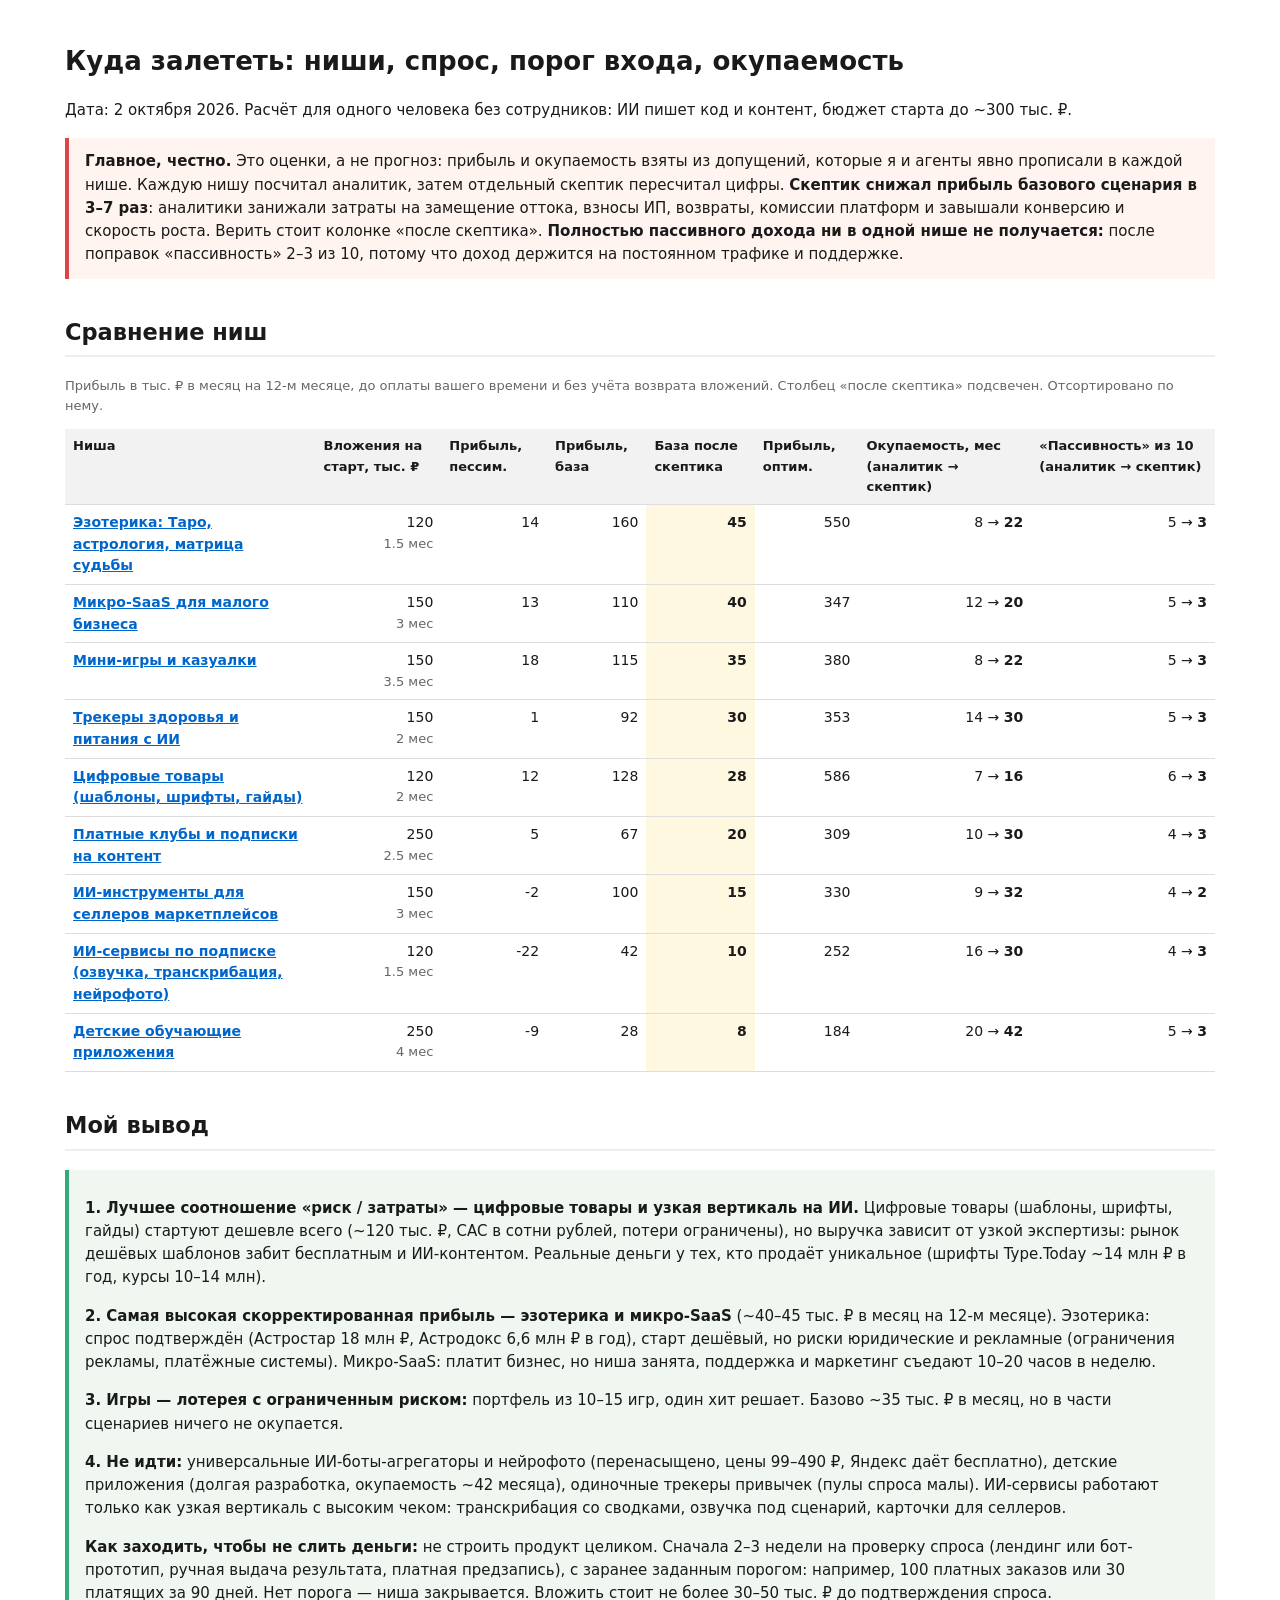
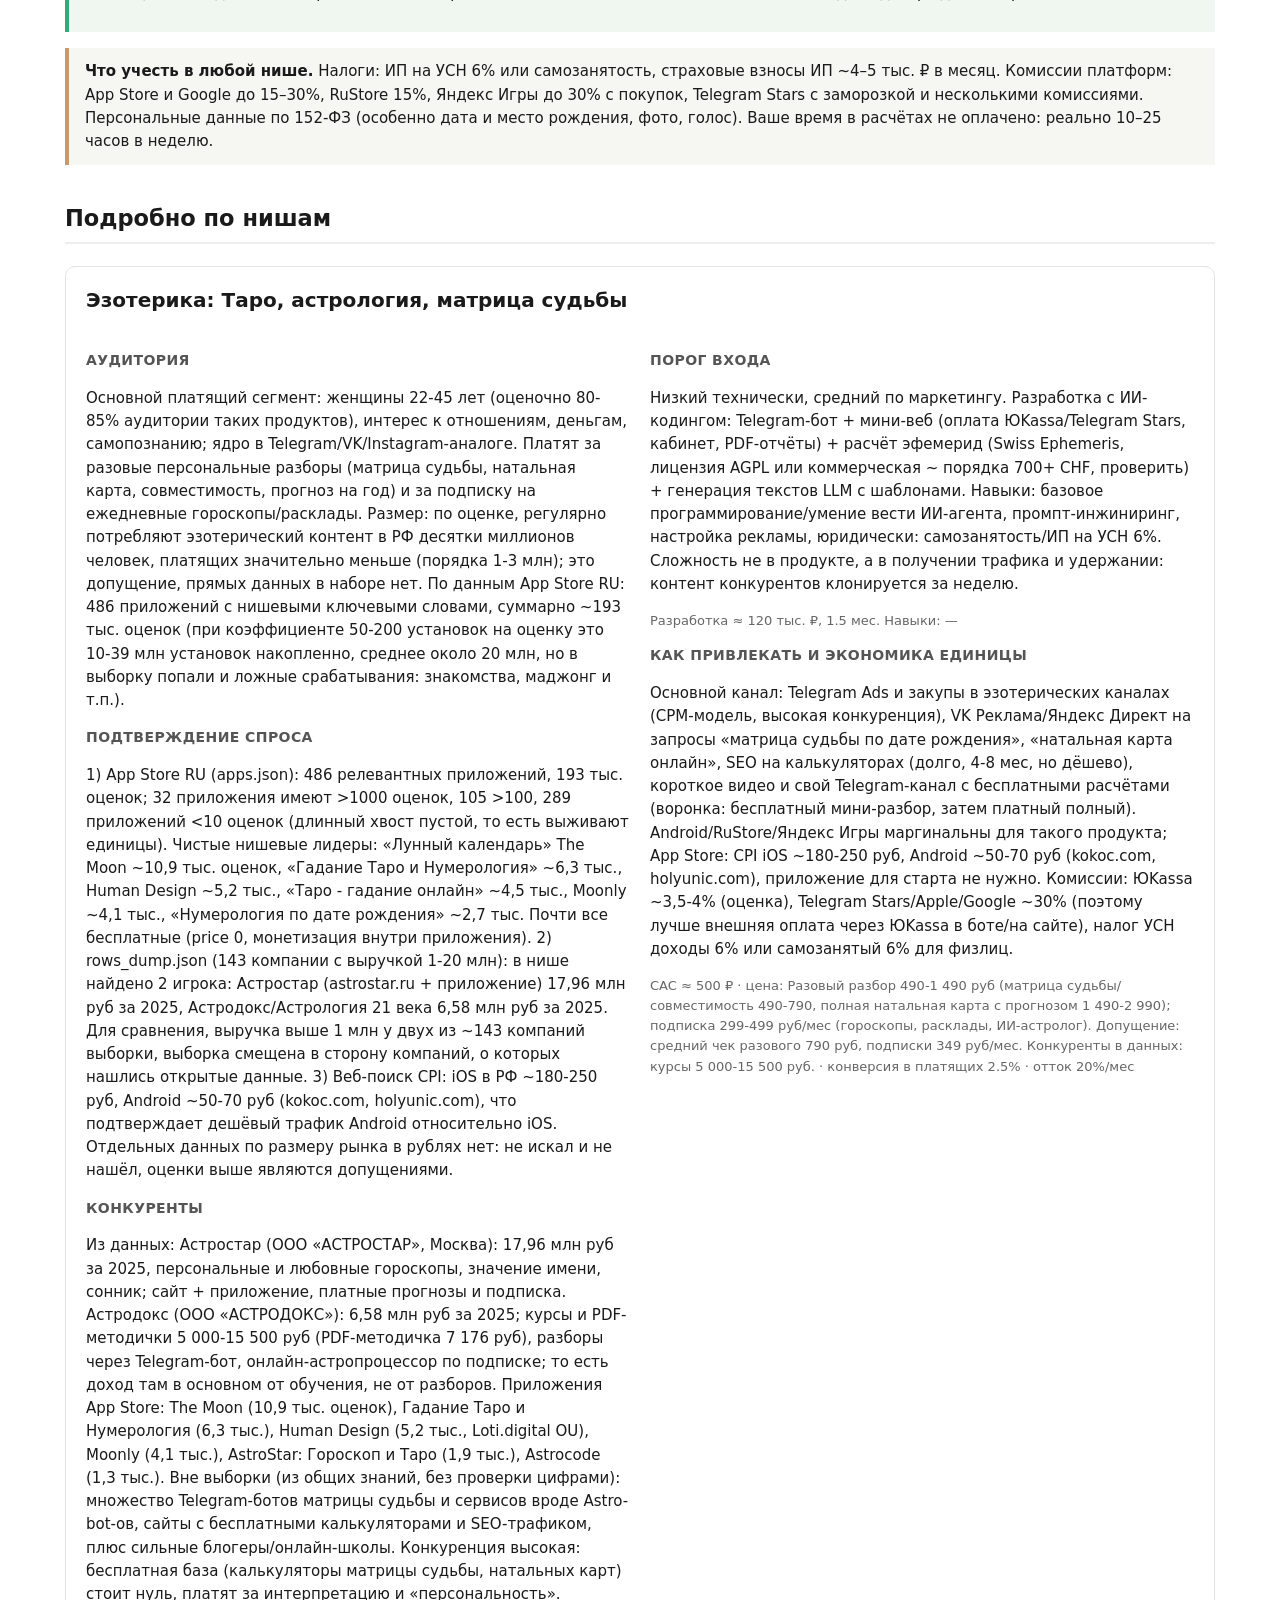
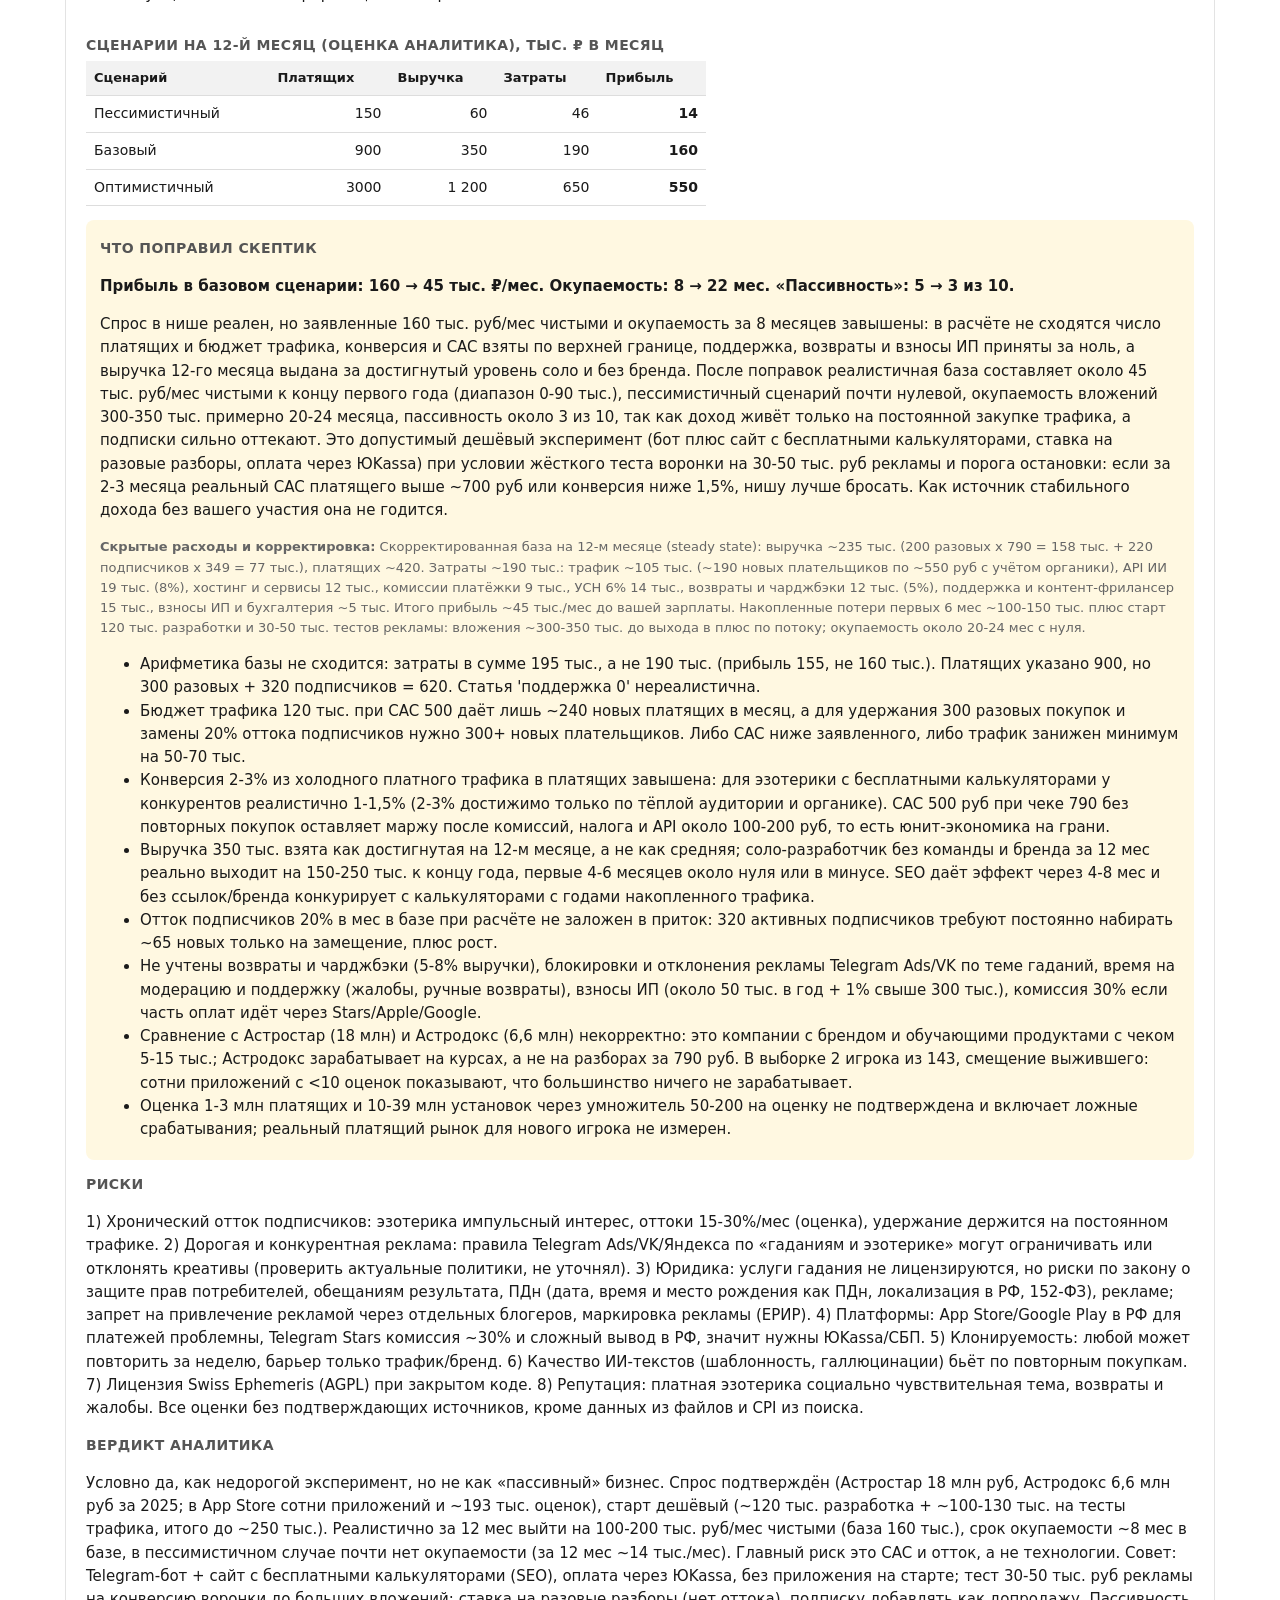
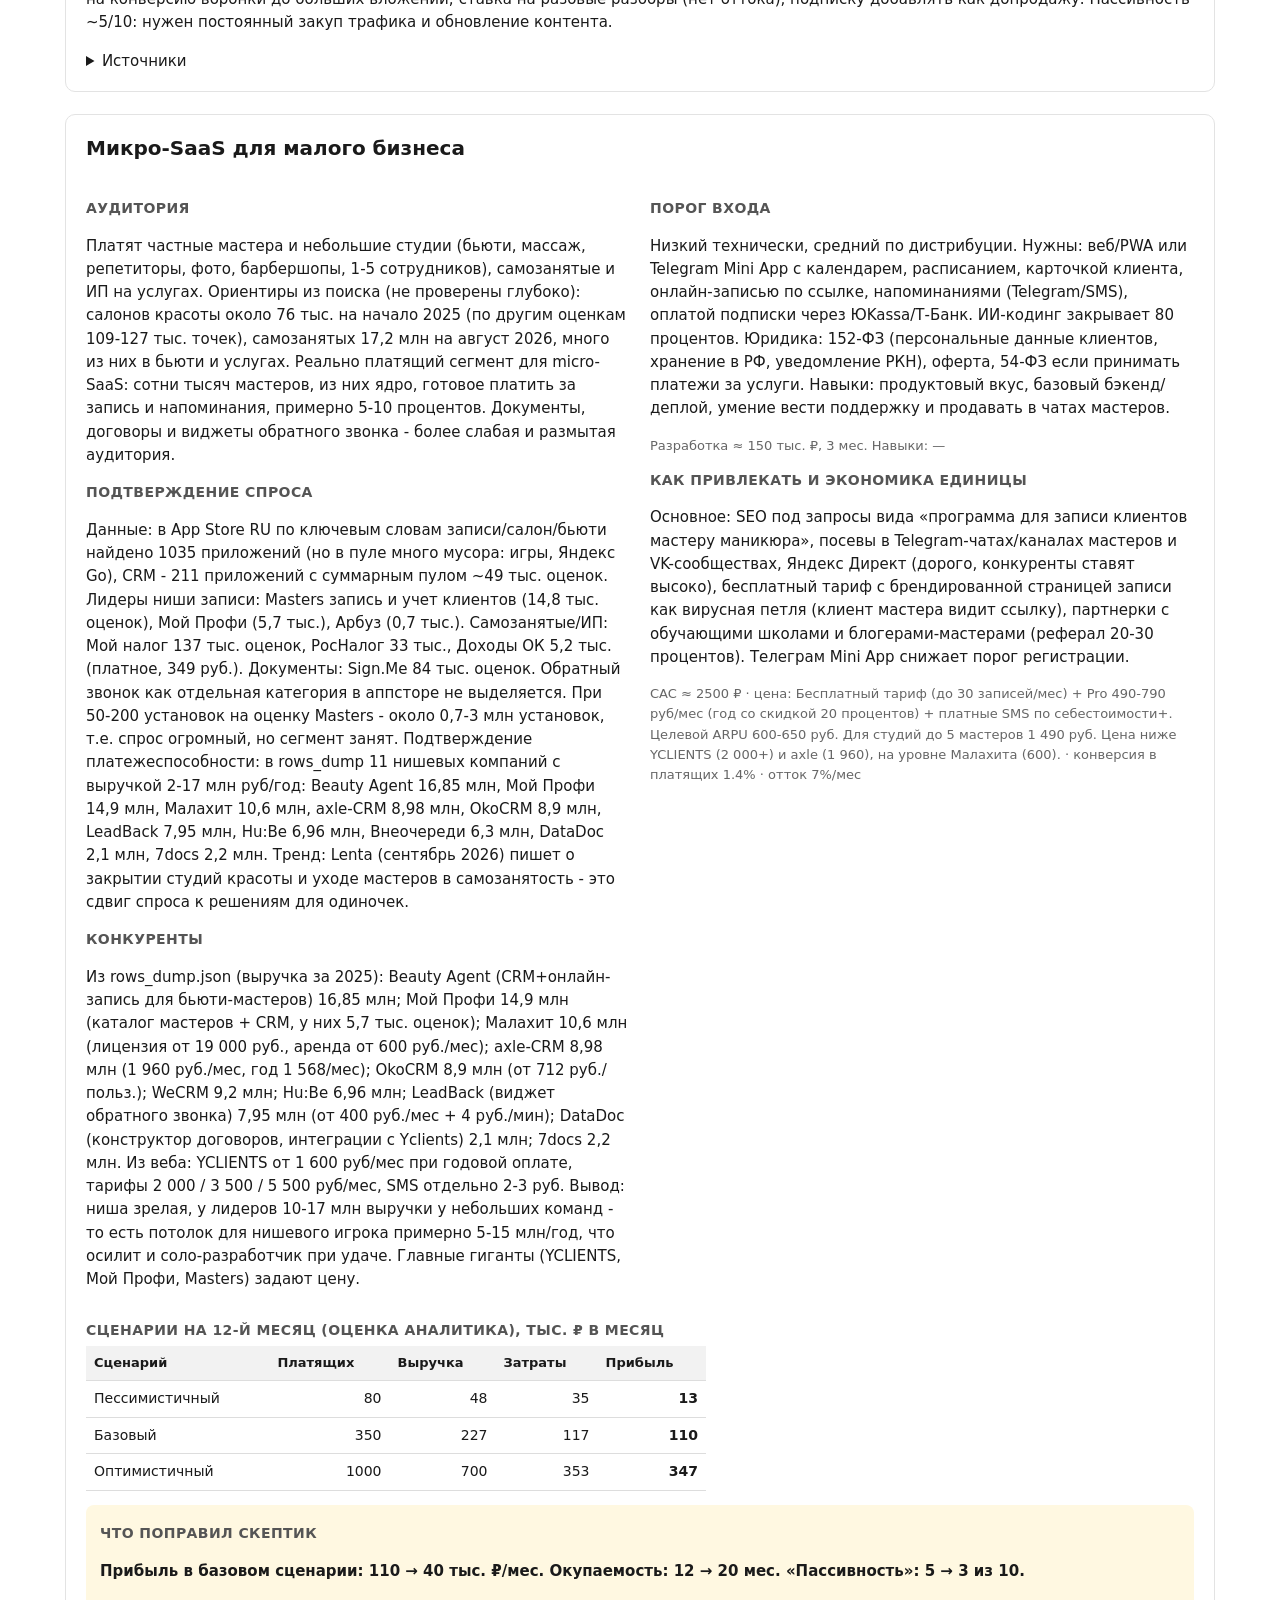
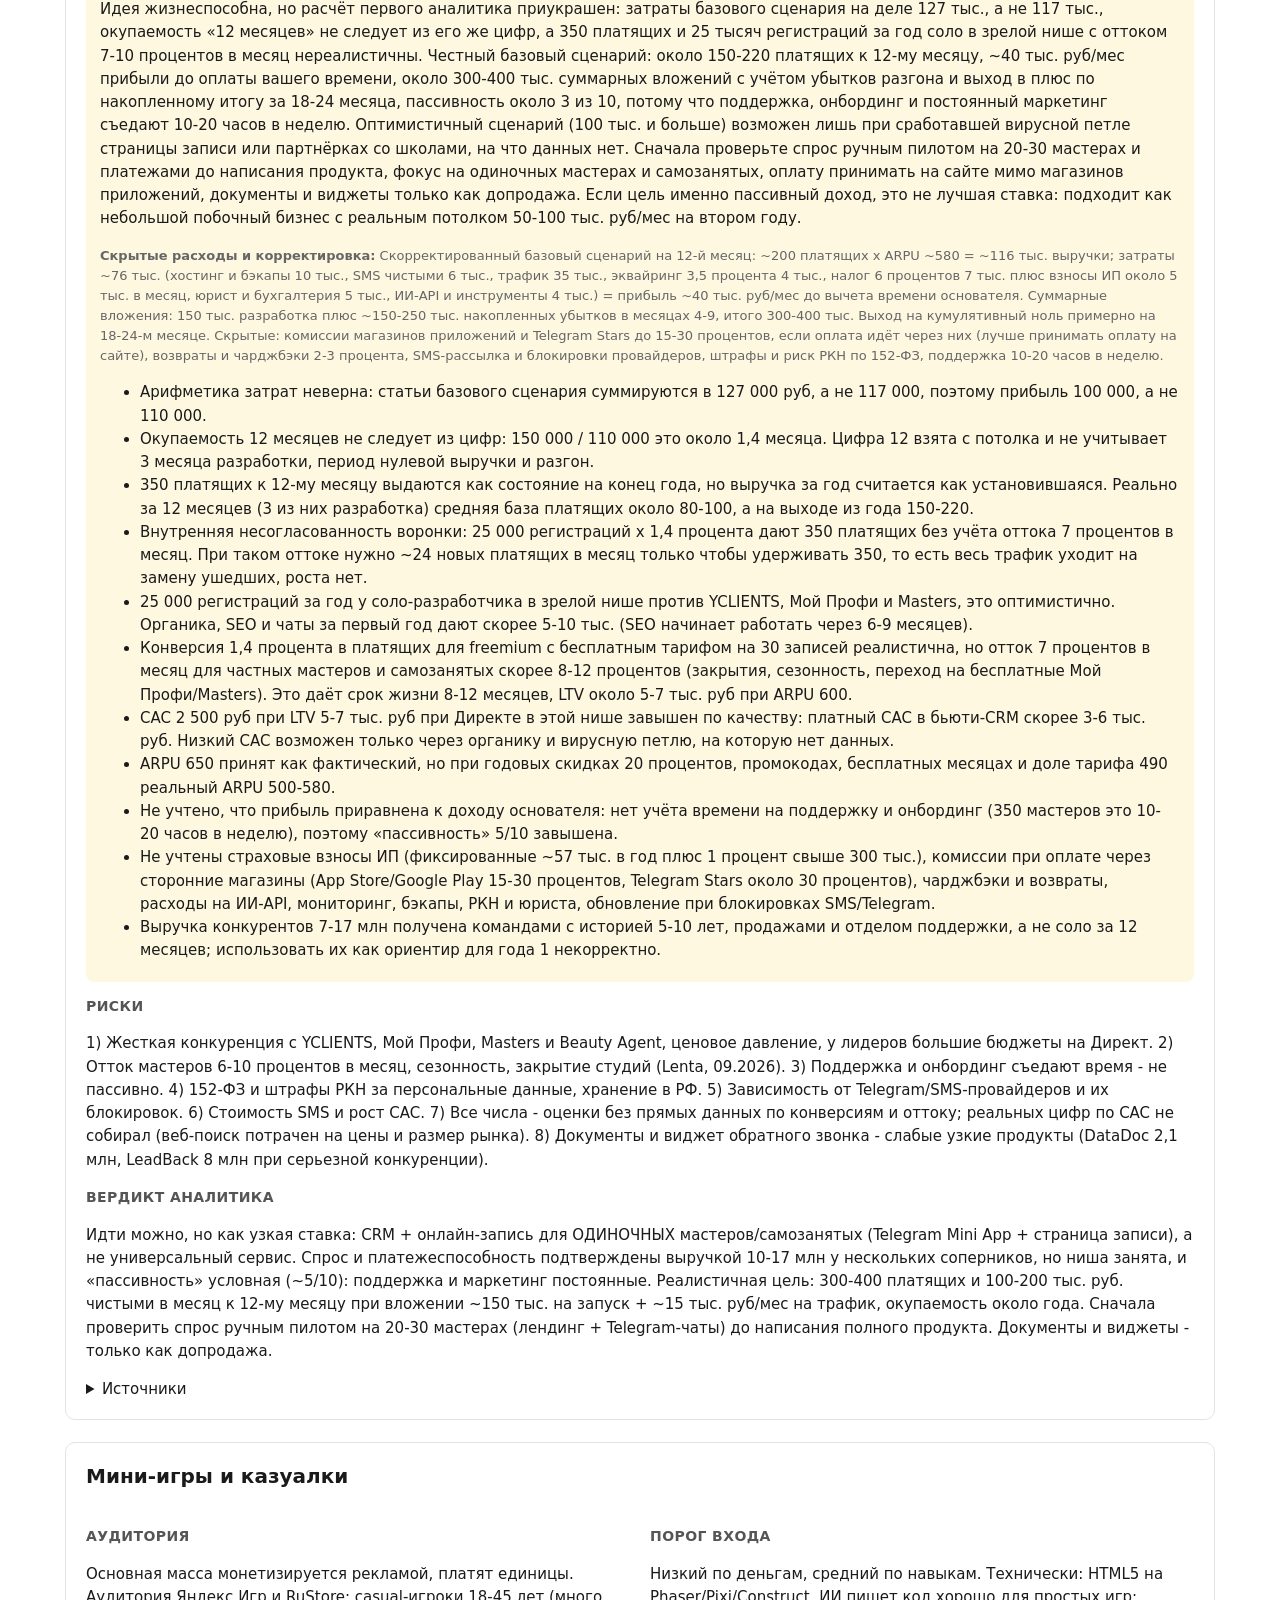
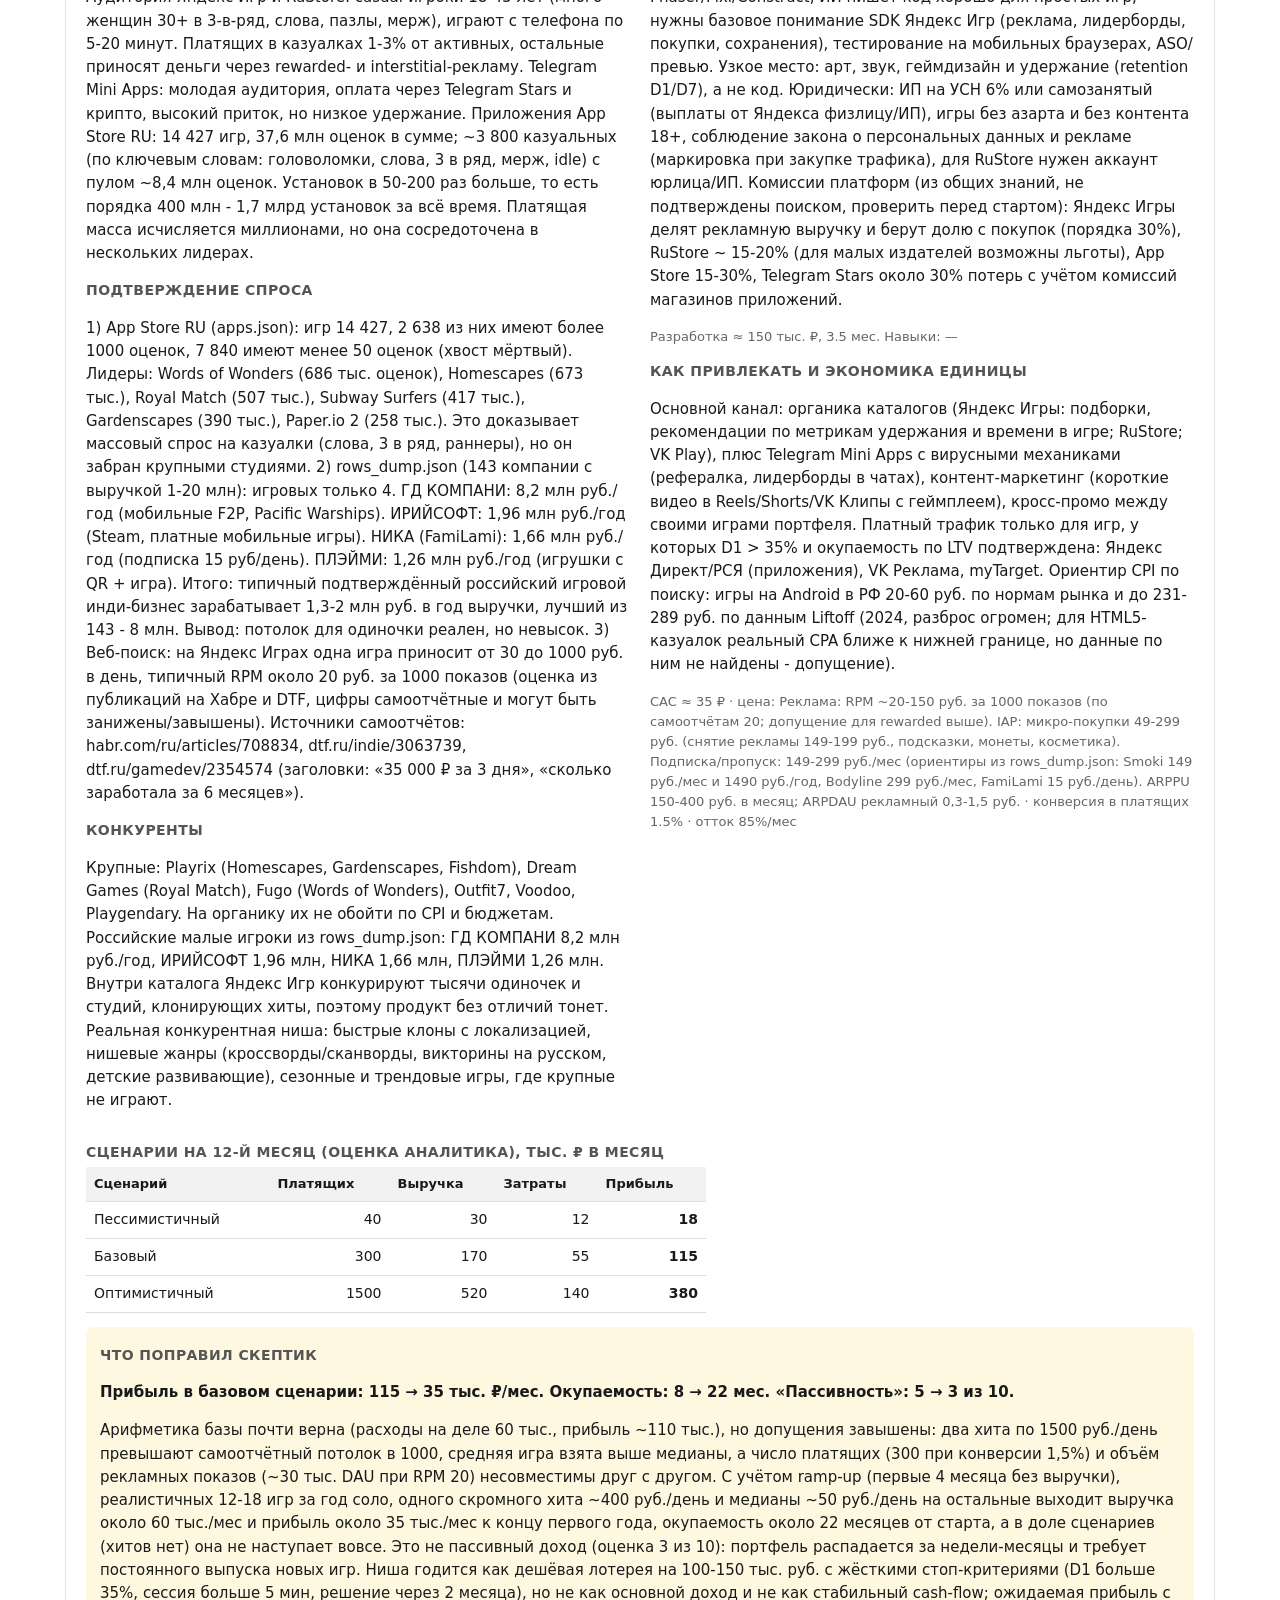
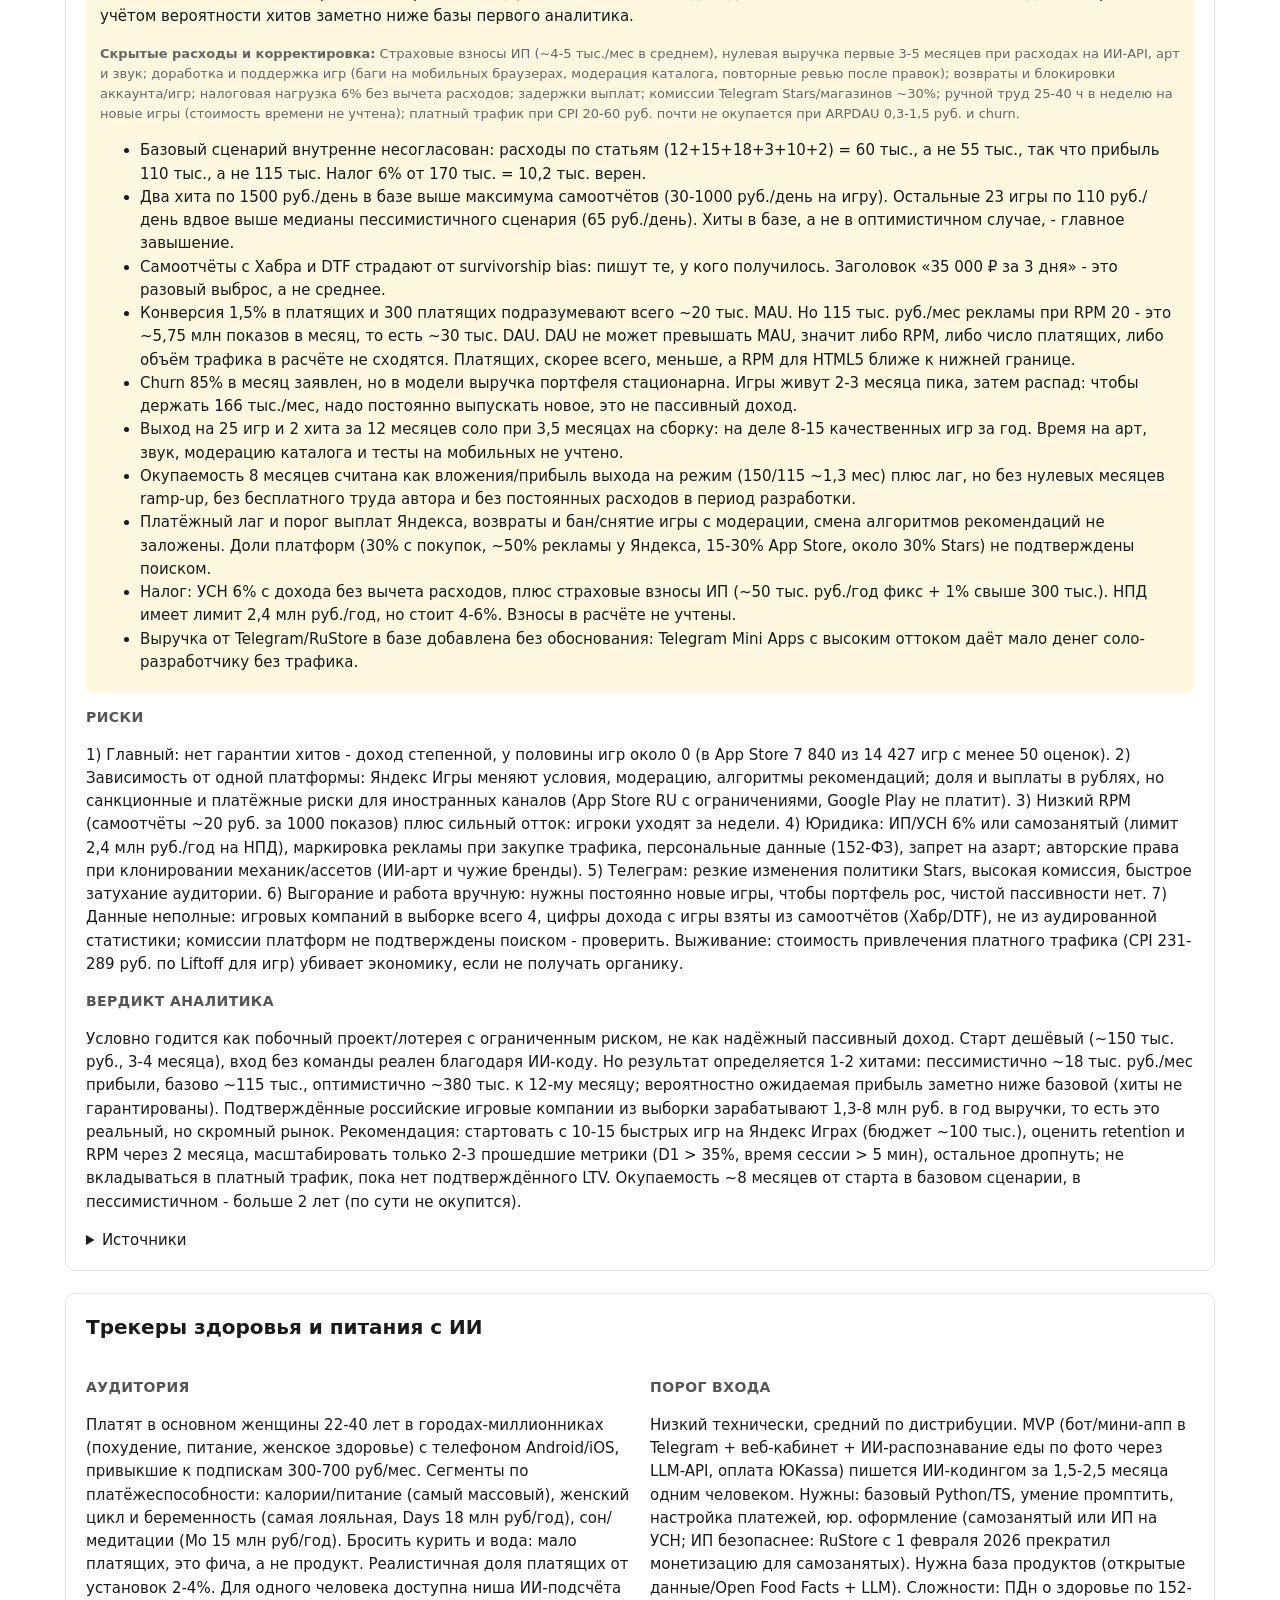
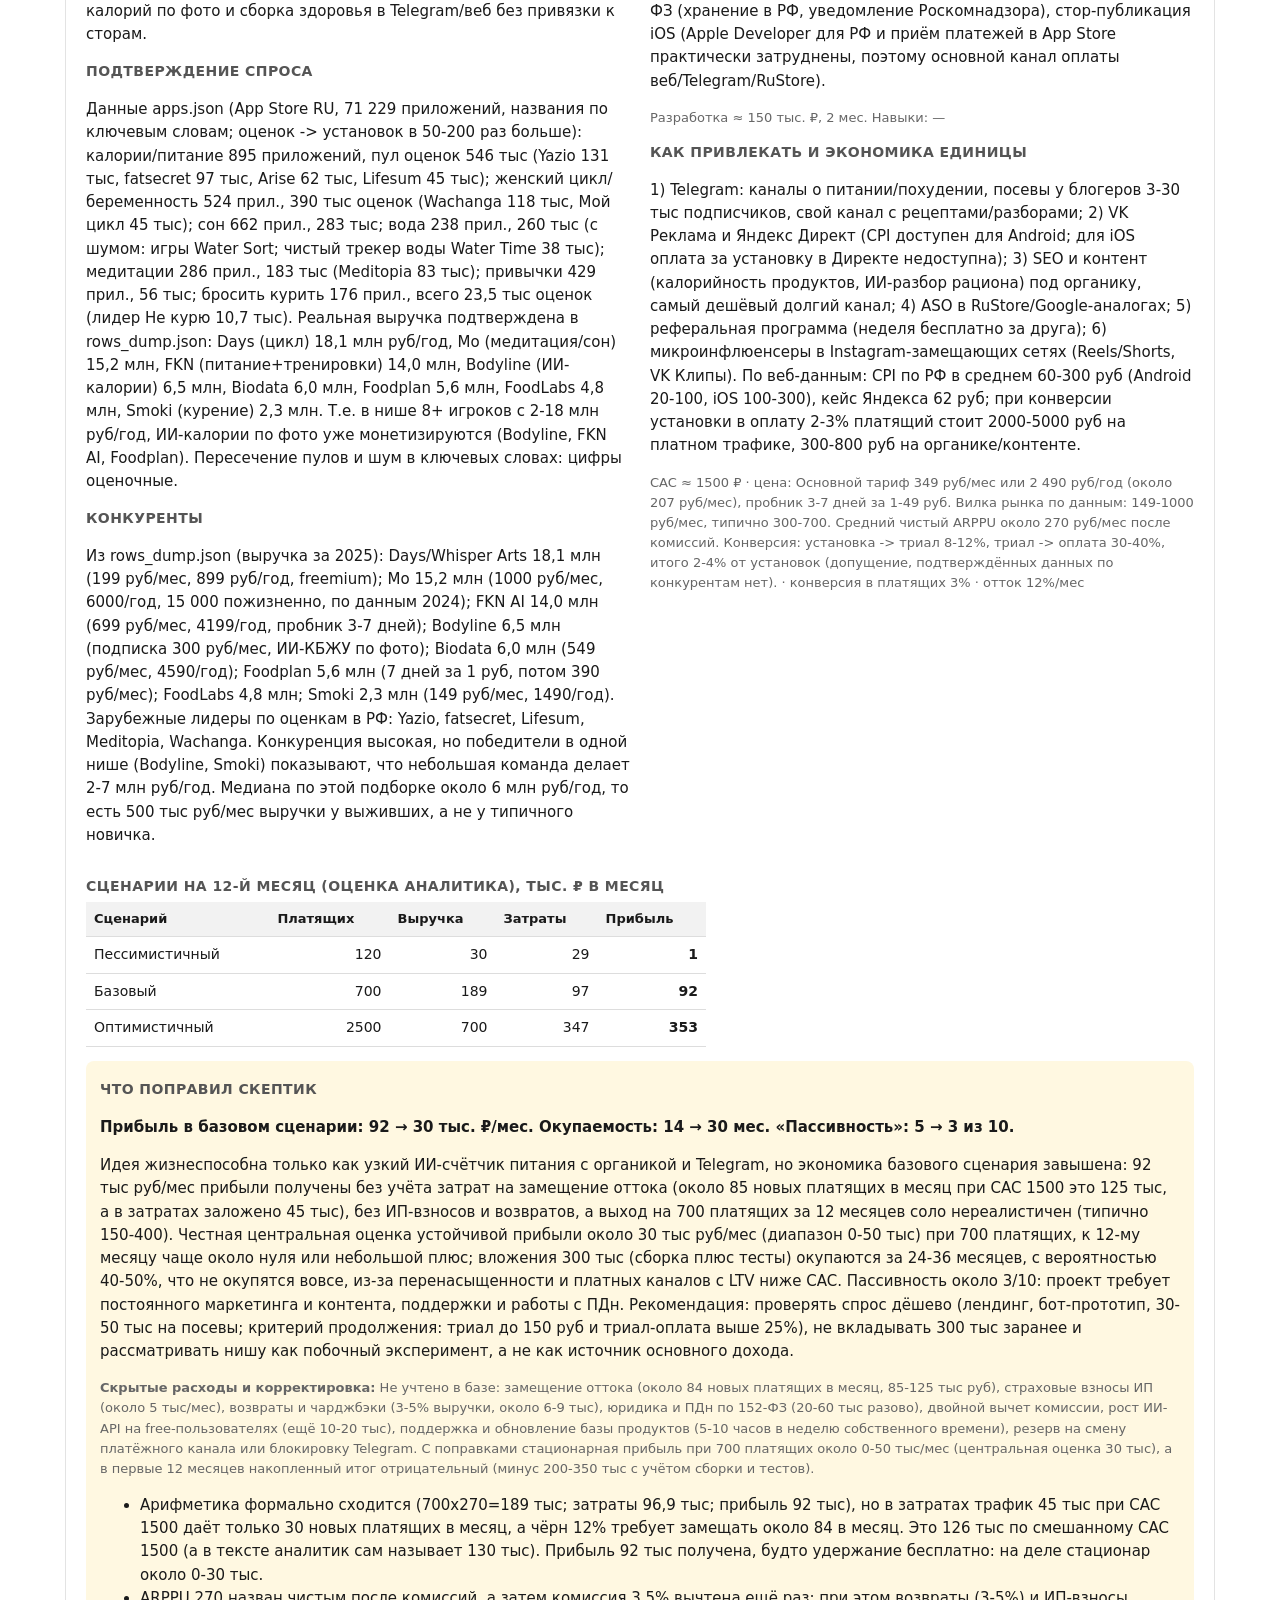
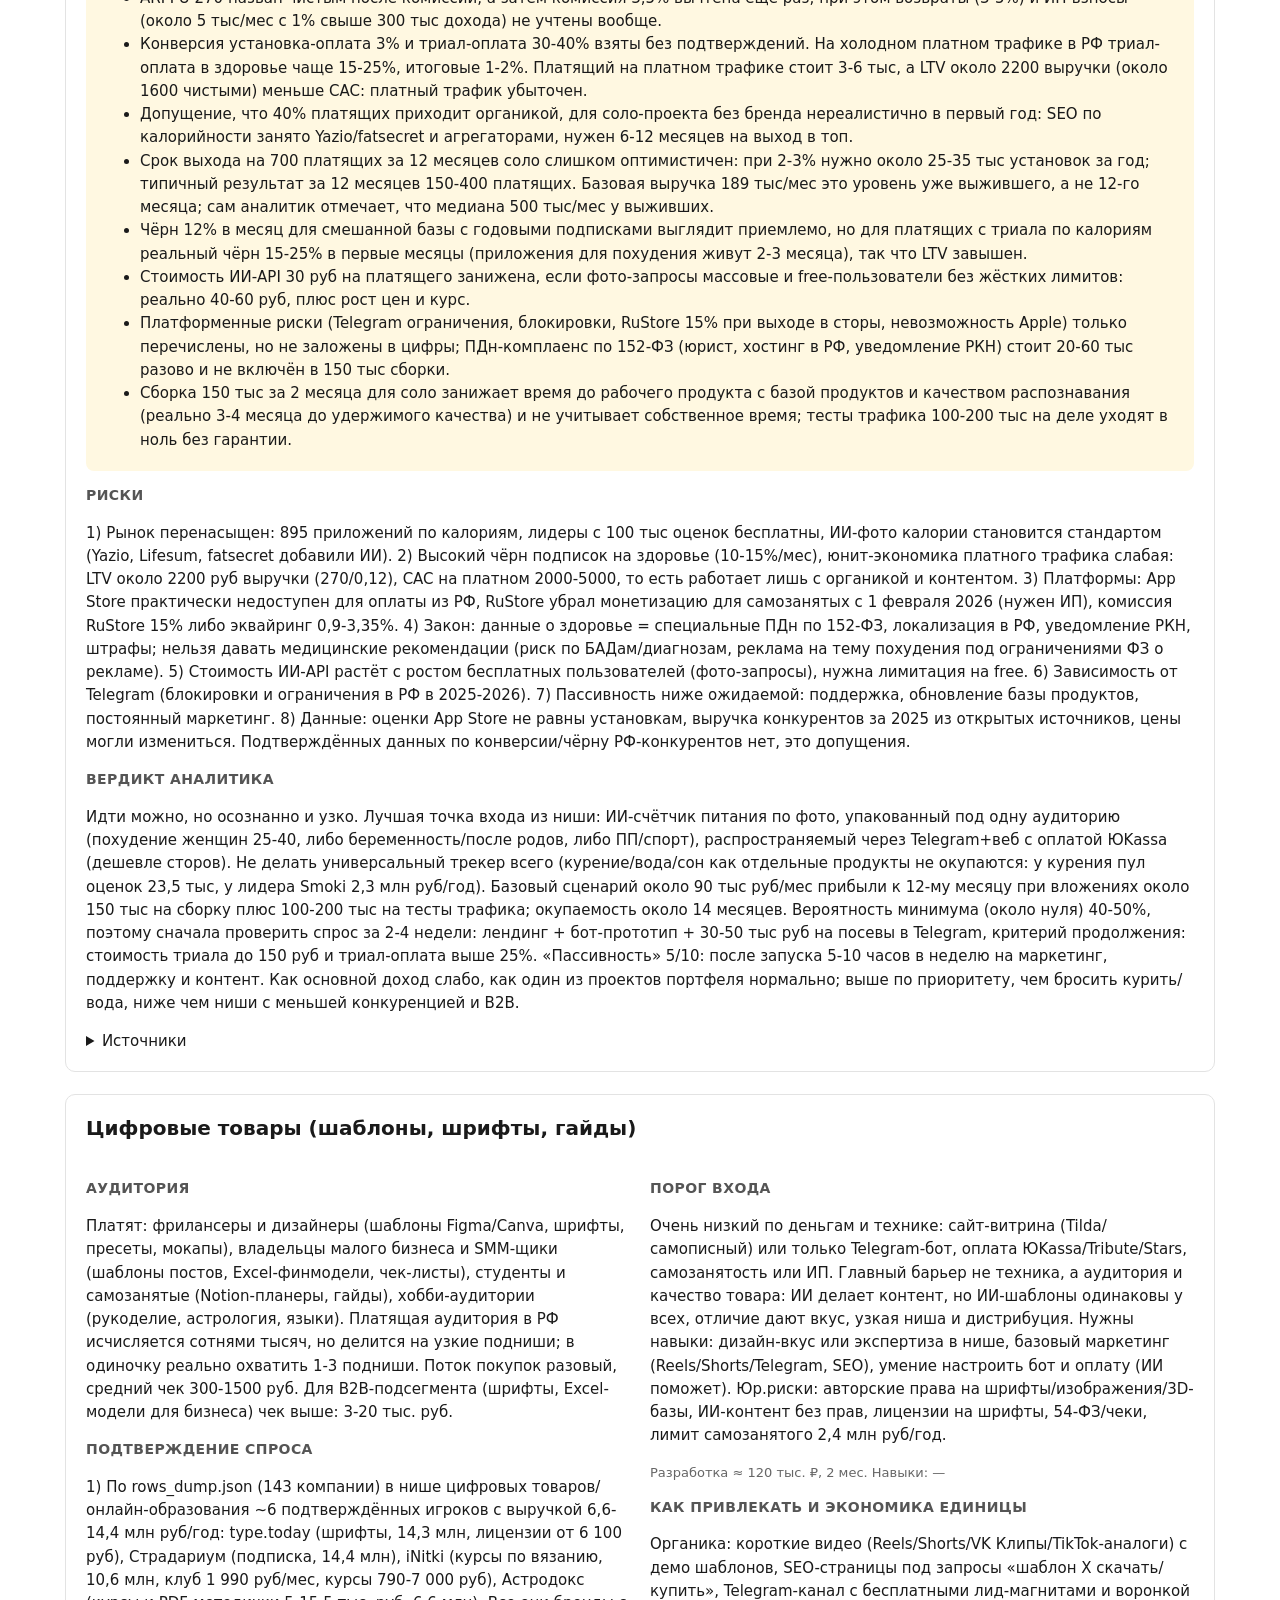
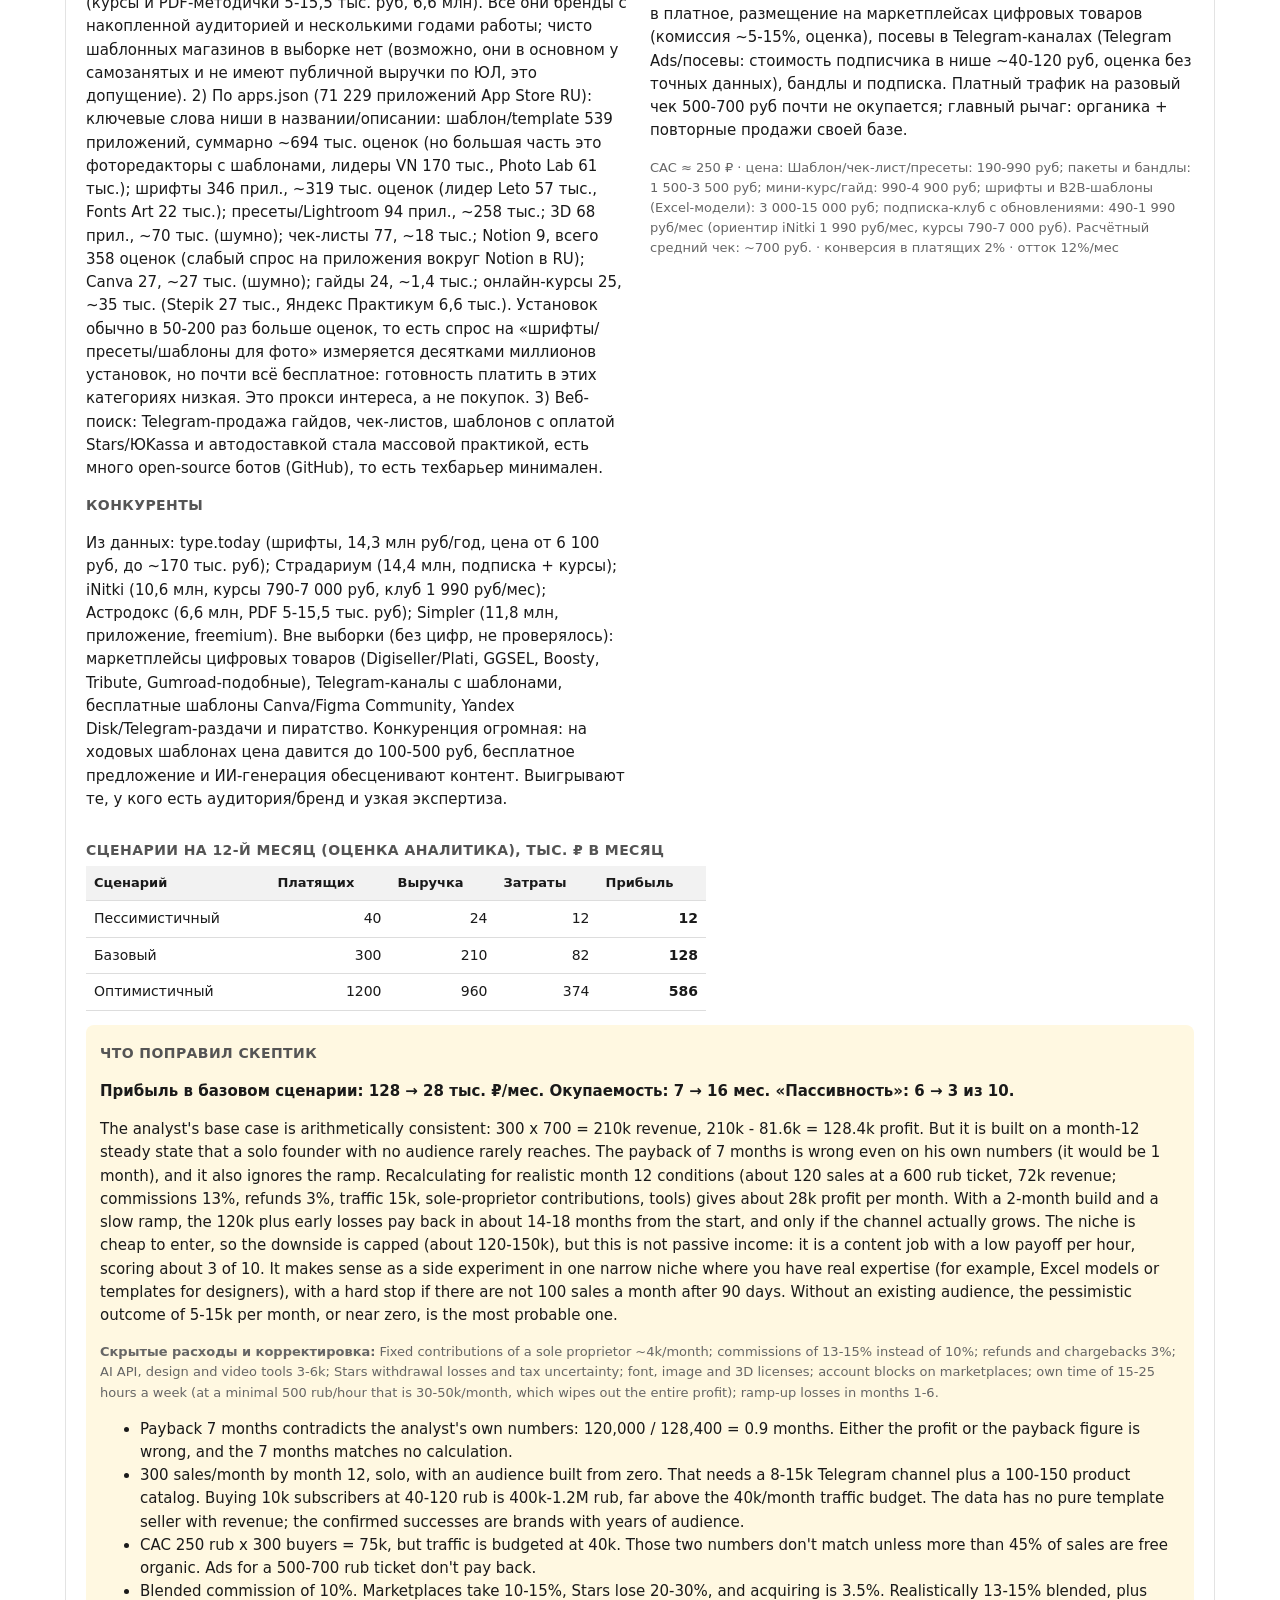
<file: niches_report.html>
<!doctype html><html lang=ru><meta charset=utf-8><meta name=viewport content="width=device-width,initial-scale=1"><title>Куда залететь: ниши и экономика</title>
<style>body{font:15px/1.55 system-ui,sans-serif;margin:auto;padding:24px;max-width:1150px;color:#1a1a1a;background:#fff}h1{font-size:26px}h2{margin-top:36px;border-bottom:2px solid #eee;padding-bottom:6px}h3{margin-top:0;font-size:20px}h4{margin:14px 0 4px;font-size:14px;color:#555;text-transform:uppercase;letter-spacing:.03em}
.note{background:#f6f6f2;border-left:4px solid #c96;padding:12px 16px;margin:16px 0}.warn{background:#fff4f0;border-left:4px solid #d44;padding:12px 16px;margin:16px 0}.ok{background:#f0f7f1;border-left:4px solid #3a7;padding:12px 16px;margin:16px 0}
table{border-collapse:collapse;width:100%}th,td{border-bottom:1px solid #ddd;padding:7px 8px;text-align:left;vertical-align:top;font-size:14px}th{background:#f2f2f2;font-size:13px}.r{text-align:right;white-space:nowrap}.s{color:#666;font-size:13px}.hl{background:#fff8e1;font-weight:600}
section{border:1px solid #e3e3e3;border-radius:10px;padding:18px 20px;margin:22px 0}.grid{display:grid;grid-template-columns:1fr 1fr;gap:20px}.crit{background:#fff8e1;border-radius:8px;padding:4px 14px;margin:14px 0}table.m{max-width:620px}a{color:#06c}
@media(max-width:800px){.grid{grid-template-columns:1fr}}@media print{body{padding:0}section{break-inside:avoid}}</style>
<h1>Куда залететь: ниши, спрос, порог входа, окупаемость</h1>
<p>Дата: 2 октября 2026. Расчёт для одного человека без сотрудников: ИИ пишет код и контент, бюджет старта до ~300 тыс. ₽.</p>
<div class=warn><b>Главное, честно.</b> Это оценки, а не прогноз: прибыль и окупаемость взяты из допущений, которые я и агенты явно прописали в каждой нише. Каждую нишу посчитал аналитик, затем отдельный скептик пересчитал цифры. <b>Скептик снижал прибыль базового сценария в 3–7 раз</b>: аналитики занижали затраты на замещение оттока, взносы ИП, возвраты, комиссии платформ и завышали конверсию и скорость роста. Верить стоит колонке «после скептика». <b>Полностью пассивного дохода ни в одной нише не получается:</b> после поправок «пассивность» 2–3 из 10, потому что доход держится на постоянном трафике и поддержке.</div>
<h2>Сравнение ниш</h2>
<p class=s>Прибыль в тыс. ₽ в месяц на 12-м месяце, до оплаты вашего времени и без учёта возврата вложений. Столбец «после скептика» подсвечен. Отсортировано по нему.</p>
<table><tr><th>Ниша<th>Вложения на старт, тыс. ₽<th>Прибыль, пессим.<th>Прибыль, база<th>База после скептика<th>Прибыль, оптим.<th>Окупаемость, мес (аналитик → скептик)<th>«Пассивность» из 10 (аналитик → скептик)</tr><tr><td><a href='#astro'><b>Эзотерика: Таро, астрология, матрица судьбы</b></a></td><td class=r>120<div class=s>1.5 мес</div></td><td class=r>14</td><td class=r>160</td><td class='r hl'>45</td><td class=r>550</td><td class=r>8 → <b>22</b></td><td class=r>5 → <b>3</b></td></tr><tr><td><a href='#b2b-micro'><b>Микро-SaaS для малого бизнеса</b></a></td><td class=r>150<div class=s>3 мес</div></td><td class=r>13</td><td class=r>110</td><td class='r hl'>40</td><td class=r>347</td><td class=r>12 → <b>20</b></td><td class=r>5 → <b>3</b></td></tr><tr><td><a href='#games'><b>Мини-игры и казуалки</b></a></td><td class=r>150<div class=s>3.5 мес</div></td><td class=r>18</td><td class=r>115</td><td class='r hl'>35</td><td class=r>380</td><td class=r>8 → <b>22</b></td><td class=r>5 → <b>3</b></td></tr><tr><td><a href='#health'><b>Трекеры здоровья и питания с ИИ</b></a></td><td class=r>150<div class=s>2 мес</div></td><td class=r>1</td><td class=r>92</td><td class='r hl'>30</td><td class=r>353</td><td class=r>14 → <b>30</b></td><td class=r>5 → <b>3</b></td></tr><tr><td><a href='#digital-goods'><b>Цифровые товары (шаблоны, шрифты, гайды)</b></a></td><td class=r>120<div class=s>2 мес</div></td><td class=r>12</td><td class=r>128</td><td class='r hl'>28</td><td class=r>586</td><td class=r>7 → <b>16</b></td><td class=r>6 → <b>3</b></td></tr><tr><td><a href='#clubs'><b>Платные клубы и подписки на контент</b></a></td><td class=r>250<div class=s>2.5 мес</div></td><td class=r>5</td><td class=r>67</td><td class='r hl'>20</td><td class=r>309</td><td class=r>10 → <b>30</b></td><td class=r>4 → <b>3</b></td></tr><tr><td><a href='#seller-ai'><b>ИИ-инструменты для селлеров маркетплейсов</b></a></td><td class=r>150<div class=s>3 мес</div></td><td class=r>-2</td><td class=r>100</td><td class='r hl'>15</td><td class=r>330</td><td class=r>9 → <b>32</b></td><td class=r>4 → <b>2</b></td></tr><tr><td><a href='#ai-bots'><b>ИИ-сервисы по подписке (озвучка, транскрибация, нейрофото)</b></a></td><td class=r>120<div class=s>1.5 мес</div></td><td class=r>-22</td><td class=r>42</td><td class='r hl'>10</td><td class=r>252</td><td class=r>16 → <b>30</b></td><td class=r>4 → <b>3</b></td></tr><tr><td><a href='#kids-edu'><b>Детские обучающие приложения</b></a></td><td class=r>250<div class=s>4 мес</div></td><td class=r>-9</td><td class=r>28</td><td class='r hl'>8</td><td class=r>184</td><td class=r>20 → <b>42</b></td><td class=r>5 → <b>3</b></td></tr></table>
<h2>Мой вывод</h2>
<div class=ok><p><b>1. Лучшее соотношение «риск / затраты» — цифровые товары и узкая вертикаль на ИИ.</b> Цифровые товары (шаблоны, шрифты, гайды) стартуют дешевле всего (~120 тыс. ₽, CAC в сотни рублей, потери ограничены), но выручка зависит от узкой экспертизы: рынок дешёвых шаблонов забит бесплатным и ИИ-контентом. Реальные деньги у тех, кто продаёт уникальное (шрифты Type.Today ~14 млн ₽ в год, курсы 10–14 млн).</p>
<p><b>2. Самая высокая скорректированная прибыль — эзотерика и микро-SaaS</b> (~40–45 тыс. ₽ в месяц на 12-м месяце). Эзотерика: спрос подтверждён (Астростар 18 млн ₽, Астродокс 6,6 млн ₽ в год), старт дешёвый, но риски юридические и рекламные (ограничения рекламы, платёжные системы). Микро-SaaS: платит бизнес, но ниша занята, поддержка и маркетинг съедают 10–20 часов в неделю.</p>
<p><b>3. Игры — лотерея с ограниченным риском:</b> портфель из 10–15 игр, один хит решает. Базово ~35 тыс. ₽ в месяц, но в части сценариев ничего не окупается.</p>
<p><b>4. Не идти:</b> универсальные ИИ-боты-агрегаторы и нейрофото (перенасыщено, цены 99–490 ₽, Яндекс даёт бесплатно), детские приложения (долгая разработка, окупаемость ~42 месяца), одиночные трекеры привычек (пулы спроса малы). ИИ-сервисы работают только как узкая вертикаль с высоким чеком: транскрибация со сводками, озвучка под сценарий, карточки для селлеров.</p>
<p><b>Как заходить, чтобы не слить деньги:</b> не строить продукт целиком. Сначала 2–3 недели на проверку спроса (лендинг или бот-прототип, ручная выдача результата, платная предзапись), с заранее заданным порогом: например, 100 платных заказов или 30 платящих за 90 дней. Нет порога — ниша закрывается. Вложить стоит не более 30–50 тыс. ₽ до подтверждения спроса.</p></div>
<div class=note><b>Что учесть в любой нише.</b> Налоги: ИП на УСН 6% или самозанятость, страховые взносы ИП ~4–5 тыс. ₽ в месяц. Комиссии платформ: App Store и Google до 15–30%, RuStore 15%, Яндекс Игры до 30% с покупок, Telegram Stars с заморозкой и несколькими комиссиями. Персональные данные по 152-ФЗ (особенно дата и место рождения, фото, голос). Ваше время в расчётах не оплачено: реально 10–25 часов в неделю.</div>
<h2>Подробно по нишам</h2><section id=astro><h3>Эзотерика: Таро, астрология, матрица судьбы</h3>
<div class=grid><div><h4>Аудитория</h4><p>Основной платящий сегмент: женщины 22-45 лет (оценочно 80-85% аудитории таких продуктов), интерес к отношениям, деньгам, самопознанию; ядро в Telegram/VK/Instagram-аналоге. Платят за разовые персональные разборы (матрица судьбы, натальная карта, совместимость, прогноз на год) и за подписку на ежедневные гороскопы/расклады. Размер: по оценке, регулярно потребляют эзотерический контент в РФ десятки миллионов человек, платящих значительно меньше (порядка 1-3 млн); это допущение, прямых данных в наборе нет. По данным App Store RU: 486 приложений с нишевыми ключевыми словами, суммарно ~193 тыс. оценок (при коэффициенте 50-200 установок на оценку это 10-39 млн установок накопленно, среднее около 20 млн, но в выборку попали и ложные срабатывания: знакомства, маджонг и т.п.).</p><h4>Подтверждение спроса</h4><p>1) App Store RU (apps.json): 486 релевантных приложений, 193 тыс. оценок; 32 приложения имеют &gt;1000 оценок, 105 &gt;100, 289 приложений &lt;10 оценок (длинный хвост пустой, то есть выживают единицы). Чистые нишевые лидеры: «Лунный календарь» The Moon ~10,9 тыс. оценок, «Гадание Таро и Нумерология» ~6,3 тыс., Human Design ~5,2 тыс., «Таро - гадание онлайн» ~4,5 тыс., Moonly ~4,1 тыс., «Нумерология по дате рождения» ~2,7 тыс. Почти все бесплатные (price 0, монетизация внутри приложения). 2) rows_dump.json (143 компании с выручкой 1-20 млн): в нише найдено 2 игрока: Астростар (astrostar.ru + приложение) 17,96 млн руб за 2025, Астродокс/Астрология 21 века 6,58 млн руб за 2025. Для сравнения, выручка выше 1 млн у двух из ~143 компаний выборки, выборка смещена в сторону компаний, о которых нашлись открытые данные. 3) Веб-поиск CPI: iOS в РФ ~180-250 руб, Android ~50-70 руб (kokoc.com, holyunic.com), что подтверждает дешёвый трафик Android относительно iOS. Отдельных данных по размеру рынка в рублях нет: не искал и не нашёл, оценки выше являются допущениями.</p><h4>Конкуренты</h4><p>Из данных: Астростар (ООО «АСТРОСТАР», Москва): 17,96 млн руб за 2025, персональные и любовные гороскопы, значение имени, сонник; сайт + приложение, платные прогнозы и подписка. Астродокс (ООО «АСТРОДОКС»): 6,58 млн руб за 2025; курсы и PDF-методички 5 000-15 500 руб (PDF-методичка 7 176 руб), разборы через Telegram-бот, онлайн-астропроцессор по подписке; то есть доход там в основном от обучения, не от разборов. Приложения App Store: The Moon (10,9 тыс. оценок), Гадание Таро и Нумерология (6,3 тыс.), Human Design (5,2 тыс., Loti.digital OU), Moonly (4,1 тыс.), AstroStar: Гороскоп и Таро (1,9 тыс.), Astrocode (1,3 тыс.). Вне выборки (из общих знаний, без проверки цифрами): множество Telegram-ботов матрицы судьбы и сервисов вроде Astro-bot-ов, сайты с бесплатными калькуляторами и SEO-трафиком, плюс сильные блогеры/онлайн-школы. Конкуренция высокая: бесплатная база (калькуляторы матрицы судьбы, натальных карт) стоит нуль, платят за интерпретацию и «персональность».</p></div>
<div><h4>Порог входа</h4><p>Низкий технически, средний по маркетингу. Разработка с ИИ-кодингом: Telegram-бот + мини-веб (оплата ЮKassa/Telegram Stars, кабинет, PDF-отчёты) + расчёт эфемерид (Swiss Ephemeris, лицензия AGPL или коммерческая ~ порядка 700+ CHF, проверить) + генерация текстов LLM с шаблонами. Навыки: базовое программирование/умение вести ИИ-агента, промпт-инжиниринг, настройка рекламы, юридически: самозанятость/ИП на УСН 6%. Сложность не в продукте, а в получении трафика и удержании: контент конкурентов клонируется за неделю.</p><p class=s>Разработка ≈ 120 тыс. ₽, 1.5 мес. Навыки: —</p>
<h4>Как привлекать и экономика единицы</h4><p>Основной канал: Telegram Ads и закупы в эзотерических каналах (CPM-модель, высокая конкуренция), VK Реклама/Яндекс Директ на запросы «матрица судьбы по дате рождения», «натальная карта онлайн», SEO на калькуляторах (долго, 4-8 мес, но дёшево), короткое видео и свой Telegram-канал с бесплатными расчётами (воронка: бесплатный мини-разбор, затем платный полный). Android/RuStore/Яндекс Игры маргинальны для такого продукта; App Store: CPI iOS ~180-250 руб, Android ~50-70 руб (kokoc.com, holyunic.com), приложение для старта не нужно. Комиссии: ЮKassa ~3,5-4% (оценка), Telegram Stars/Apple/Google ~30% (поэтому лучше внешняя оплата через ЮKassa в боте/на сайте), налог УСН доходы 6% или самозанятый 6% для физлиц.</p><p class=s>CAC ≈ 500 ₽ · цена: Разовый разбор 490-1 490 руб (матрица судьбы/совместимость 490-790, полная натальная карта с прогнозом 1 490-2 990); подписка 299-499 руб/мес (гороскопы, расклады, ИИ-астролог). Допущение: средний чек разового 790 руб, подписки 349 руб/мес. Конкуренты в данных: курсы 5 000-15 500 руб. · конверсия в платящих 2.5% · отток 20%/мес</p></div></div>
<h4>Сценарии на 12-й месяц (оценка аналитика), тыс. ₽ в месяц</h4>
<table class=m><tr><th>Сценарий<th>Платящих<th>Выручка<th>Затраты<th>Прибыль</tr><tr><td>Пессимистичный</td><td class=r>150</td><td class=r>60</td><td class=r>46</td><td class=r><b>14</b></td></tr><tr><td>Базовый</td><td class=r>900</td><td class=r>350</td><td class=r>190</td><td class=r><b>160</b></td></tr><tr><td>Оптимистичный</td><td class=r>3000</td><td class=r>1 200</td><td class=r>650</td><td class=r><b>550</b></td></tr></table>
<div class=crit><h4>Что поправил скептик</h4><p><b>Прибыль в базовом сценарии: 160 → 45 тыс. ₽/мес. Окупаемость: 8 → 22 мес. «Пассивность»: 5 → 3 из 10.</b></p><p>Спрос в нише реален, но заявленные 160 тыс. руб/мес чистыми и окупаемость за 8 месяцев завышены: в расчёте не сходятся число платящих и бюджет трафика, конверсия и CAC взяты по верхней границе, поддержка, возвраты и взносы ИП приняты за ноль, а выручка 12-го месяца выдана за достигнутый уровень соло и без бренда. После поправок реалистичная база составляет около 45 тыс. руб/мес чистыми к концу первого года (диапазон 0-90 тыс.), пессимистичный сценарий почти нулевой, окупаемость вложений 300-350 тыс. примерно 20-24 месяца, пассивность около 3 из 10, так как доход живёт только на постоянной закупке трафика, а подписки сильно оттекают. Это допустимый дешёвый эксперимент (бот плюс сайт с бесплатными калькуляторами, ставка на разовые разборы, оплата через ЮKassa) при условии жёсткого теста воронки на 30-50 тыс. руб рекламы и порога остановки: если за 2-3 месяца реальный CAC платящего выше ~700 руб или конверсия ниже 1,5%, нишу лучше бросать. Как источник стабильного дохода без вашего участия она не годится.</p><p class=s><b>Скрытые расходы и корректировка:</b> Скорректированная база на 12-м месяце (steady state): выручка ~235 тыс. (200 разовых x 790 = 158 тыс. + 220 подписчиков x 349 = 77 тыс.), платящих ~420. Затраты ~190 тыс.: трафик ~105 тыс. (~190 новых плательщиков по ~550 руб с учётом органики), API ИИ 19 тыс. (8%), хостинг и сервисы 12 тыс., комиссии платёжки 9 тыс., УСН 6% 14 тыс., возвраты и чарджбэки 12 тыс. (5%), поддержка и контент-фрилансер 15 тыс., взносы ИП и бухгалтерия ~5 тыс. Итого прибыль ~45 тыс./мес до вашей зарплаты. Накопленные потери первых 6 мес ~100-150 тыс. плюс старт 120 тыс. разработки и 30-50 тыс. тестов рекламы: вложения ~300-350 тыс. до выхода в плюс по потоку; окупаемость около 20-24 мес с нуля.</p><ul><li>Арифметика базы не сходится: затраты в сумме 195 тыс., а не 190 тыс. (прибыль 155, не 160 тыс.). Платящих указано 900, но 300 разовых + 320 подписчиков = 620. Статья &#x27;поддержка 0&#x27; нереалистична.</li><li>Бюджет трафика 120 тыс. при CAC 500 даёт лишь ~240 новых платящих в месяц, а для удержания 300 разовых покупок и замены 20% оттока подписчиков нужно 300+ новых плательщиков. Либо CAC ниже заявленного, либо трафик занижен минимум на 50-70 тыс.</li><li>Конверсия 2-3% из холодного платного трафика в платящих завышена: для эзотерики с бесплатными калькуляторами у конкурентов реалистично 1-1,5% (2-3% достижимо только по тёплой аудитории и органике). CAC 500 руб при чеке 790 без повторных покупок оставляет маржу после комиссий, налога и API около 100-200 руб, то есть юнит-экономика на грани.</li><li>Выручка 350 тыс. взята как достигнутая на 12-м месяце, а не как средняя; соло-разработчик без команды и бренда за 12 мес реально выходит на 150-250 тыс. к концу года, первые 4-6 месяцев около нуля или в минусе. SEO даёт эффект через 4-8 мес и без ссылок/бренда конкурирует с калькуляторами с годами накопленного трафика.</li><li>Отток подписчиков 20% в мес в базе при расчёте не заложен в приток: 320 активных подписчиков требуют постоянно набирать ~65 новых только на замещение, плюс рост.</li><li>Не учтены возвраты и чарджбэки (5-8% выручки), блокировки и отклонения рекламы Telegram Ads/VK по теме гаданий, время на модерацию и поддержку (жалобы, ручные возвраты), взносы ИП (около 50 тыс. в год + 1% свыше 300 тыс.), комиссия 30% если часть оплат идёт через Stars/Apple/Google.</li><li>Сравнение с Астростар (18 млн) и Астродокс (6,6 млн) некорректно: это компании с брендом и обучающими продуктами с чеком 5-15 тыс.; Астродокс зарабатывает на курсах, а не на разборах за 790 руб. В выборке 2 игрока из 143, смещение выжившего: сотни приложений с &lt;10 оценок показывают, что большинство ничего не зарабатывает.</li><li>Оценка 1-3 млн платящих и 10-39 млн установок через умножитель 50-200 на оценку не подтверждена и включает ложные срабатывания; реальный платящий рынок для нового игрока не измерен.</li></ul></div>
<h4>Риски</h4><p>1) Хронический отток подписчиков: эзотерика импульсный интерес, оттоки 15-30%/мес (оценка), удержание держится на постоянном трафике. 2) Дорогая и конкурентная реклама: правила Telegram Ads/VK/Яндекса по «гаданиям и эзотерике» могут ограничивать или отклонять креативы (проверить актуальные политики, не уточнял). 3) Юридика: услуги гадания не лицензируются, но риски по закону о защите прав потребителей, обещаниям результата, ПДн (дата, время и место рождения как ПДн, локализация в РФ, 152-ФЗ), рекламе; запрет на привлечение рекламой через отдельных блогеров, маркировка рекламы (ЕРИР). 4) Платформы: App Store/Google Play в РФ для платежей проблемны, Telegram Stars комиссия ~30% и сложный вывод в РФ, значит нужны ЮKassa/СБП. 5) Клонируемость: любой может повторить за неделю, барьер только трафик/бренд. 6) Качество ИИ-текстов (шаблонность, галлюцинации) бьёт по повторным покупкам. 7) Лицензия Swiss Ephemeris (AGPL) при закрытом коде. 8) Репутация: платная эзотерика социально чувствительная тема, возвраты и жалобы. Все оценки без подтверждающих источников, кроме данных из файлов и CPI из поиска.</p><h4>Вердикт аналитика</h4><p>Условно да, как недорогой эксперимент, но не как «пассивный» бизнес. Спрос подтверждён (Астростар 18 млн руб, Астродокс 6,6 млн руб за 2025; в App Store сотни приложений и ~193 тыс. оценок), старт дешёвый (~120 тыс. разработка + ~100-130 тыс. на тесты трафика, итого до ~250 тыс.). Реалистично за 12 мес выйти на 100-200 тыс. руб/мес чистыми (база 160 тыс.), срок окупаемости ~8 мес в базе, в пессимистичном случае почти нет окупаемости (за 12 мес ~14 тыс./мес). Главный риск это CAC и отток, а не технологии. Совет: Telegram-бот + сайт с бесплатными калькуляторами (SEO), оплата через ЮKassa, без приложения на старте; тест 30-50 тыс. руб рекламы на конверсию воронки до больших вложений; ставка на разовые разборы (нет оттока), подписку добавлять как допродажу. Пассивность ~5/10: нужен постоянный закуп трафика и обновление контента.</p><details><summary>Источники</summary><ul class=s><li>/tmp/claude-0/-home-user-test/a8b20ce2-2420-5fbe-863a-2d8ee954dab0/scratchpad/rows_dump.json</li><li>/tmp/claude-0/-home-user-test/a8b20ce2-2420-5fbe-863a-2d8ee954dab0/scratchpad/apps.json</li><li>https://kokoc.com/blog/chto-takoe-cpi/</li><li>https://holyunic.com/prodvizhenie-prilozhenia-v-rossii</li><li>https://app2top.ru/marketing/clickky-srednyaya-stoimost-privlecheniya-gejmera-na-ios-0-82-99673.html</li></ul></details></section><section id=b2b-micro><h3>Микро-SaaS для малого бизнеса</h3>
<div class=grid><div><h4>Аудитория</h4><p>Платят частные мастера и небольшие студии (бьюти, массаж, репетиторы, фото, барбершопы, 1-5 сотрудников), самозанятые и ИП на услугах. Ориентиры из поиска (не проверены глубоко): салонов красоты около 76 тыс. на начало 2025 (по другим оценкам 109-127 тыс. точек), самозанятых 17,2 млн на август 2026, много из них в бьюти и услугах. Реально платящий сегмент для micro-SaaS: сотни тысяч мастеров, из них ядро, готовое платить за запись и напоминания, примерно 5-10 процентов. Документы, договоры и виджеты обратного звонка - более слабая и размытая аудитория.</p><h4>Подтверждение спроса</h4><p>Данные: в App Store RU по ключевым словам записи/салон/бьюти найдено 1035 приложений (но в пуле много мусора: игры, Яндекс Go), CRM - 211 приложений с суммарным пулом ~49 тыс. оценок. Лидеры ниши записи: Masters запись и учет клиентов (14,8 тыс. оценок), Мой Профи (5,7 тыс.), Арбуз (0,7 тыс.). Самозанятые/ИП: Мой налог 137 тыс. оценок, РосНалог 33 тыс., Доходы ОК 5,2 тыс. (платное, 349 руб.). Документы: Sign.Me 84 тыс. оценок. Обратный звонок как отдельная категория в аппсторе не выделяется. При 50-200 установок на оценку Masters - около 0,7-3 млн установок, т.е. спрос огромный, но сегмент занят. Подтверждение платежеспособности: в rows_dump 11 нишевых компаний с выручкой 2-17 млн руб/год: Beauty Agent 16,85 млн, Мой Профи 14,9 млн, Малахит 10,6 млн, axle-CRM 8,98 млн, OkoCRM 8,9 млн, LeadBack 7,95 млн, Hu:Be 6,96 млн, Внеочереди 6,3 млн, DataDoc 2,1 млн, 7docs 2,2 млн. Тренд: Lenta (сентябрь 2026) пишет о закрытии студий красоты и уходе мастеров в самозанятость - это сдвиг спроса к решениям для одиночек.</p><h4>Конкуренты</h4><p>Из rows_dump.json (выручка за 2025): Beauty Agent (CRM+онлайн-запись для бьюти-мастеров) 16,85 млн; Мой Профи 14,9 млн (каталог мастеров + CRM, у них 5,7 тыс. оценок); Малахит 10,6 млн (лицензия от 19 000 руб., аренда от 600 руб./мес); axle-CRM 8,98 млн (1 960 руб./мес, год 1 568/мес); OkoCRM 8,9 млн (от 712 руб./польз.); WeCRM 9,2 млн; Hu:Be 6,96 млн; LeadBack (виджет обратного звонка) 7,95 млн (от 400 руб./мес + 4 руб./мин); DataDoc (конструктор договоров, интеграции с Yclients) 2,1 млн; 7docs 2,2 млн. Из веба: YCLIENTS от 1 600 руб/мес при годовой оплате, тарифы 2 000 / 3 500 / 5 500 руб/мес, SMS отдельно 2-3 руб. Вывод: ниша зрелая, у лидеров 10-17 млн выручки у небольших команд - то есть потолок для нишевого игрока примерно 5-15 млн/год, что осилит и соло-разработчик при удаче. Главные гиганты (YCLIENTS, Мой Профи, Masters) задают цену.</p></div>
<div><h4>Порог входа</h4><p>Низкий технически, средний по дистрибуции. Нужны: веб/PWA или Telegram Mini App с календарем, расписанием, карточкой клиента, онлайн-записью по ссылке, напоминаниями (Telegram/SMS), оплатой подписки через ЮKassa/Т-Банк. ИИ-кодинг закрывает 80 процентов. Юридика: 152-ФЗ (персональные данные клиентов, хранение в РФ, уведомление РКН), оферта, 54-ФЗ если принимать платежи за услуги. Навыки: продуктовый вкус, базовый бэкенд/деплой, умение вести поддержку и продавать в чатах мастеров.</p><p class=s>Разработка ≈ 150 тыс. ₽, 3 мес. Навыки: —</p>
<h4>Как привлекать и экономика единицы</h4><p>Основное: SEO под запросы вида «программа для записи клиентов мастеру маникюра», посевы в Telegram-чатах/каналах мастеров и VK-сообществах, Яндекс Директ (дорого, конкуренты ставят высоко), бесплатный тариф с брендированной страницей записи как вирусная петля (клиент мастера видит ссылку), партнерки с обучающими школами и блогерами-мастерами (реферал 20-30 процентов). Телеграм Mini App снижает порог регистрации.</p><p class=s>CAC ≈ 2500 ₽ · цена: Бесплатный тариф (до 30 записей/мес) + Pro 490-790 руб/мес (год со скидкой 20 процентов) + платные SMS по себестоимости+. Целевой ARPU 600-650 руб. Для студий до 5 мастеров 1 490 руб. Цена ниже YCLIENTS (2 000+) и axle (1 960), на уровне Малахита (600). · конверсия в платящих 1.4% · отток 7%/мес</p></div></div>
<h4>Сценарии на 12-й месяц (оценка аналитика), тыс. ₽ в месяц</h4>
<table class=m><tr><th>Сценарий<th>Платящих<th>Выручка<th>Затраты<th>Прибыль</tr><tr><td>Пессимистичный</td><td class=r>80</td><td class=r>48</td><td class=r>35</td><td class=r><b>13</b></td></tr><tr><td>Базовый</td><td class=r>350</td><td class=r>227</td><td class=r>117</td><td class=r><b>110</b></td></tr><tr><td>Оптимистичный</td><td class=r>1000</td><td class=r>700</td><td class=r>353</td><td class=r><b>347</b></td></tr></table>
<div class=crit><h4>Что поправил скептик</h4><p><b>Прибыль в базовом сценарии: 110 → 40 тыс. ₽/мес. Окупаемость: 12 → 20 мес. «Пассивность»: 5 → 3 из 10.</b></p><p>Идея жизнеспособна, но расчёт первого аналитика приукрашен: затраты базового сценария на деле 127 тыс., а не 117 тыс., окупаемость «12 месяцев» не следует из его же цифр, а 350 платящих и 25 тысяч регистраций за год соло в зрелой нише с оттоком 7-10 процентов в месяц нереалистичны. Честный базовый сценарий: около 150-220 платящих к 12-му месяцу, ~40 тыс. руб/мес прибыли до оплаты вашего времени, около 300-400 тыс. суммарных вложений с учётом убытков разгона и выход в плюс по накопленному итогу за 18-24 месяца, пассивность около 3 из 10, потому что поддержка, онбординг и постоянный маркетинг съедают 10-20 часов в неделю. Оптимистичный сценарий (100 тыс. и больше) возможен лишь при сработавшей вирусной петле страницы записи или партнёрках со школами, на что данных нет. Сначала проверьте спрос ручным пилотом на 20-30 мастерах и платежами до написания продукта, фокус на одиночных мастерах и самозанятых, оплату принимать на сайте мимо магазинов приложений, документы и виджеты только как допродажа. Если цель именно пассивный доход, это не лучшая ставка: подходит как небольшой побочный бизнес с реальным потолком 50-100 тыс. руб/мес на втором году.</p><p class=s><b>Скрытые расходы и корректировка:</b> Скорректированный базовый сценарий на 12-й месяц: ~200 платящих x ARPU ~580 = ~116 тыс. выручки; затраты ~76 тыс. (хостинг и бэкапы 10 тыс., SMS чистыми 6 тыс., трафик 35 тыс., эквайринг 3,5 процента 4 тыс., налог 6 процентов 7 тыс. плюс взносы ИП около 5 тыс. в месяц, юрист и бухгалтерия 5 тыс., ИИ-API и инструменты 4 тыс.) = прибыль ~40 тыс. руб/мес до вычета времени основателя. Суммарные вложения: 150 тыс. разработка плюс ~150-250 тыс. накопленных убытков в месяцах 4-9, итого 300-400 тыс. Выход на кумулятивный ноль примерно на 18-24-м месяце. Скрытые: комиссии магазинов приложений и Telegram Stars до 15-30 процентов, если оплата идёт через них (лучше принимать оплату на сайте), возвраты и чарджбэки 2-3 процента, SMS-рассылка и блокировки провайдеров, штрафы и риск РКН по 152-ФЗ, поддержка 10-20 часов в неделю.</p><ul><li>Арифметика затрат неверна: статьи базового сценария суммируются в 127 000 руб, а не 117 000, поэтому прибыль 100 000, а не 110 000.</li><li>Окупаемость 12 месяцев не следует из цифр: 150 000 / 110 000 это около 1,4 месяца. Цифра 12 взята с потолка и не учитывает 3 месяца разработки, период нулевой выручки и разгон.</li><li>350 платящих к 12-му месяцу выдаются как состояние на конец года, но выручка за год считается как установившаяся. Реально за 12 месяцев (3 из них разработка) средняя база платящих около 80-100, а на выходе из года 150-220.</li><li>Внутренняя несогласованность воронки: 25 000 регистраций x 1,4 процента дают 350 платящих без учёта оттока 7 процентов в месяц. При таком оттоке нужно ~24 новых платящих в месяц только чтобы удерживать 350, то есть весь трафик уходит на замену ушедших, роста нет.</li><li>25 000 регистраций за год у соло-разработчика в зрелой нише против YCLIENTS, Мой Профи и Masters, это оптимистично. Органика, SEO и чаты за первый год дают скорее 5-10 тыс. (SEO начинает работать через 6-9 месяцев).</li><li>Конверсия 1,4 процента в платящих для freemium с бесплатным тарифом на 30 записей реалистична, но отток 7 процентов в месяц для частных мастеров и самозанятых скорее 8-12 процентов (закрытия, сезонность, переход на бесплатные Мой Профи/Masters). Это даёт срок жизни 8-12 месяцев, LTV около 5-7 тыс. руб при ARPU 600.</li><li>CAC 2 500 руб при LTV 5-7 тыс. руб при Директе в этой нише завышен по качеству: платный CAC в бьюти-CRM скорее 3-6 тыс. руб. Низкий CAC возможен только через органику и вирусную петлю, на которую нет данных.</li><li>ARPU 650 принят как фактический, но при годовых скидках 20 процентов, промокодах, бесплатных месяцах и доле тарифа 490 реальный ARPU 500-580.</li><li>Не учтено, что прибыль приравнена к доходу основателя: нет учёта времени на поддержку и онбординг (350 мастеров это 10-20 часов в неделю), поэтому «пассивность» 5/10 завышена.</li><li>Не учтены страховые взносы ИП (фиксированные ~57 тыс. в год плюс 1 процент свыше 300 тыс.), комиссии при оплате через сторонние магазины (App Store/Google Play 15-30 процентов, Telegram Stars около 30 процентов), чарджбэки и возвраты, расходы на ИИ-API, мониторинг, бэкапы, РКН и юриста, обновление при блокировках SMS/Telegram.</li><li>Выручка конкурентов 7-17 млн получена командами с историей 5-10 лет, продажами и отделом поддержки, а не соло за 12 месяцев; использовать их как ориентир для года 1 некорректно.</li></ul></div>
<h4>Риски</h4><p>1) Жесткая конкуренция с YCLIENTS, Мой Профи, Masters и Beauty Agent, ценовое давление, у лидеров большие бюджеты на Директ. 2) Отток мастеров 6-10 процентов в месяц, сезонность, закрытие студий (Lenta, 09.2026). 3) Поддержка и онбординг съедают время - не пассивно. 4) 152-ФЗ и штрафы РКН за персональные данные, хранение в РФ. 5) Зависимость от Telegram/SMS-провайдеров и их блокировок. 6) Стоимость SMS и рост CAC. 7) Все числа - оценки без прямых данных по конверсиям и оттоку; реальных цифр по CAC не собирал (веб-поиск потрачен на цены и размер рынка). 8) Документы и виджет обратного звонка - слабые узкие продукты (DataDoc 2,1 млн, LeadBack 8 млн при серьезной конкуренции).</p><h4>Вердикт аналитика</h4><p>Идти можно, но как узкая ставка: CRM + онлайн-запись для ОДИНОЧНЫХ мастеров/самозанятых (Telegram Mini App + страница записи), а не универсальный сервис. Спрос и платежеспособность подтверждены выручкой 10-17 млн у нескольких соперников, но ниша занята, и «пассивность» условная (~5/10): поддержка и маркетинг постоянные. Реалистичная цель: 300-400 платящих и 100-200 тыс. руб. чистыми в месяц к 12-му месяцу при вложении ~150 тыс. на запуск + ~15 тыс. руб/мес на трафик, окупаемость около года. Сначала проверить спрос ручным пилотом на 20-30 мастерах (лендинг + Telegram-чаты) до написания полного продукта. Документы и виджеты - только как допродажа.</p><details><summary>Источники</summary><ul class=s><li>/tmp/claude-0/-home-user-test/a8b20ce2-2420-5fbe-863a-2d8ee954dab0/scratchpad/rows_dump.json</li><li>/tmp/claude-0/-home-user-test/a8b20ce2-2420-5fbe-863a-2d8ee954dab0/scratchpad/apps.json</li><li>https://a2is.ru/catalog/rejting-crm-sistem/yclients</li><li>https://picktech.ru/product/yclients/</li><li>https://www.yclients.ru/beauty-salon</li><li>https://www.kommersant.ru/doc/7477441</li></ul></details></section><section id=games><h3>Мини-игры и казуалки</h3>
<div class=grid><div><h4>Аудитория</h4><p>Основная масса монетизируется рекламой, платят единицы. Аудитория Яндекс Игр и RuStore: casual-игроки 18-45 лет (много женщин 30+ в 3-в-ряд, слова, пазлы, мерж), играют с телефона по 5-20 минут. Платящих в казуалках 1-3% от активных, остальные приносят деньги через rewarded- и interstitial-рекламу. Telegram Mini Apps: молодая аудитория, оплата через Telegram Stars и крипто, высокий приток, но низкое удержание. Приложения App Store RU: 14 427 игр, 37,6 млн оценок в сумме; ~3 800 казуальных (по ключевым словам: головоломки, слова, 3 в ряд, мерж, idle) с пулом ~8,4 млн оценок. Установок в 50-200 раз больше, то есть порядка 400 млн - 1,7 млрд установок за всё время. Платящая масса исчисляется миллионами, но она сосредоточена в нескольких лидерах.</p><h4>Подтверждение спроса</h4><p>1) App Store RU (apps.json): игр 14 427, 2 638 из них имеют более 1000 оценок, 7 840 имеют менее 50 оценок (хвост мёртвый). Лидеры: Words of Wonders (686 тыс. оценок), Homescapes (673 тыс.), Royal Match (507 тыс.), Subway Surfers (417 тыс.), Gardenscapes (390 тыс.), Paper.io 2 (258 тыс.). Это доказывает массовый спрос на казуалки (слова, 3 в ряд, раннеры), но он забран крупными студиями. 2) rows_dump.json (143 компании с выручкой 1-20 млн): игровых только 4. ГД КОМПАНИ: 8,2 млн руб./год (мобильные F2P, Pacific Warships). ИРИЙСОФТ: 1,96 млн руб./год (Steam, платные мобильные игры). НИКА (FamiLami): 1,66 млн руб./год (подписка 15 руб/день). ПЛЭЙМИ: 1,26 млн руб./год (игрушки с QR + игра). Итого: типичный подтверждённый российский игровой инди-бизнес зарабатывает 1,3-2 млн руб. в год выручки, лучший из 143 - 8 млн. Вывод: потолок для одиночки реален, но невысок. 3) Веб-поиск: на Яндекс Играх одна игра приносит от 30 до 1000 руб. в день, типичный RPM около 20 руб. за 1000 показов (оценка из публикаций на Хабре и DTF, цифры самоотчётные и могут быть занижены/завышены). Источники самоотчётов: habr.com/ru/articles/708834, dtf.ru/indie/3063739, dtf.ru/gamedev/2354574 (заголовки: «35 000 ₽ за 3 дня», «сколько заработала за 6 месяцев»).</p><h4>Конкуренты</h4><p>Крупные: Playrix (Homescapes, Gardenscapes, Fishdom), Dream Games (Royal Match), Fugo (Words of Wonders), Outfit7, Voodoo, Playgendary. На органику их не обойти по CPI и бюджетам. Российские малые игроки из rows_dump.json: ГД КОМПАНИ 8,2 млн руб./год, ИРИЙСОФТ 1,96 млн, НИКА 1,66 млн, ПЛЭЙМИ 1,26 млн. Внутри каталога Яндекс Игр конкурируют тысячи одиночек и студий, клонирующих хиты, поэтому продукт без отличий тонет. Реальная конкурентная ниша: быстрые клоны с локализацией, нишевые жанры (кроссворды/сканворды, викторины на русском, детские развивающие), сезонные и трендовые игры, где крупные не играют.</p></div>
<div><h4>Порог входа</h4><p>Низкий по деньгам, средний по навыкам. Технически: HTML5 на Phaser/Pixi/Construct, ИИ пишет код хорошо для простых игр; нужны базовое понимание SDK Яндекс Игр (реклама, лидерборды, покупки, сохранения), тестирование на мобильных браузерах, ASO/превью. Узкое место: арт, звук, геймдизайн и удержание (retention D1/D7), а не код. Юридически: ИП на УСН 6% или самозанятый (выплаты от Яндекса физлицу/ИП), игры без азарта и без контента 18+, соблюдение закона о персональных данных и рекламе (маркировка при закупке трафика), для RuStore нужен аккаунт юрлица/ИП. Комиссии платформ (из общих знаний, не подтверждены поиском, проверить перед стартом): Яндекс Игры делят рекламную выручку и берут долю с покупок (порядка 30%), RuStore ~ 15-20% (для малых издателей возможны льготы), App Store 15-30%, Telegram Stars около 30% потерь с учётом комиссий магазинов приложений.</p><p class=s>Разработка ≈ 150 тыс. ₽, 3.5 мес. Навыки: —</p>
<h4>Как привлекать и экономика единицы</h4><p>Основной канал: органика каталогов (Яндекс Игры: подборки, рекомендации по метрикам удержания и времени в игре; RuStore; VK Play), плюс Telegram Mini Apps с вирусными механиками (рефералка, лидерборды в чатах), контент-маркетинг (короткие видео в Reels/Shorts/VK Клипы с геймплеем), кросс-промо между своими играми портфеля. Платный трафик только для игр, у которых D1 &gt; 35% и окупаемость по LTV подтверждена: Яндекс Директ/РСЯ (приложения), VK Реклама, myTarget. Ориентир CPI по поиску: игры на Android в РФ 20-60 руб. по нормам рынка и до 231-289 руб. по данным Liftoff (2024, разброс огромен; для HTML5-казуалок реальный CPA ближе к нижней границе, но данные по ним не найдены - допущение).</p><p class=s>CAC ≈ 35 ₽ · цена: Реклама: RPM ~20-150 руб. за 1000 показов (по самоотчётам 20; допущение для rewarded выше). IAP: микро-покупки 49-299 руб. (снятие рекламы 149-199 руб., подсказки, монеты, косметика). Подписка/пропуск: 149-299 руб./мес (ориентиры из rows_dump.json: Smoki 149 руб./мес и 1490 руб./год, Bodyline 299 руб./мес, FamiLami 15 руб./день). ARPPU 150-400 руб. в месяц; ARPDAU рекламный 0,3-1,5 руб. · конверсия в платящих 1.5% · отток 85%/мес</p></div></div>
<h4>Сценарии на 12-й месяц (оценка аналитика), тыс. ₽ в месяц</h4>
<table class=m><tr><th>Сценарий<th>Платящих<th>Выручка<th>Затраты<th>Прибыль</tr><tr><td>Пессимистичный</td><td class=r>40</td><td class=r>30</td><td class=r>12</td><td class=r><b>18</b></td></tr><tr><td>Базовый</td><td class=r>300</td><td class=r>170</td><td class=r>55</td><td class=r><b>115</b></td></tr><tr><td>Оптимистичный</td><td class=r>1500</td><td class=r>520</td><td class=r>140</td><td class=r><b>380</b></td></tr></table>
<div class=crit><h4>Что поправил скептик</h4><p><b>Прибыль в базовом сценарии: 115 → 35 тыс. ₽/мес. Окупаемость: 8 → 22 мес. «Пассивность»: 5 → 3 из 10.</b></p><p>Арифметика базы почти верна (расходы на деле 60 тыс., прибыль ~110 тыс.), но допущения завышены: два хита по 1500 руб./день превышают самоотчётный потолок в 1000, средняя игра взята выше медианы, а число платящих (300 при конверсии 1,5%) и объём рекламных показов (~30 тыс. DAU при RPM 20) несовместимы друг с другом. С учётом ramp-up (первые 4 месяца без выручки), реалистичных 12-18 игр за год соло, одного скромного хита ~400 руб./день и медианы ~50 руб./день на остальные выходит выручка около 60 тыс./мес и прибыль около 35 тыс./мес к концу первого года, окупаемость около 22 месяцев от старта, а в доле сценариев (хитов нет) она не наступает вовсе. Это не пассивный доход (оценка 3 из 10): портфель распадается за недели-месяцы и требует постоянного выпуска новых игр. Ниша годится как дешёвая лотерея на 100-150 тыс. руб. с жёсткими стоп-критериями (D1 больше 35%, сессия больше 5 мин, решение через 2 месяца), но не как основной доход и не как стабильный cash-flow; ожидаемая прибыль с учётом вероятности хитов заметно ниже базы первого аналитика.</p><p class=s><b>Скрытые расходы и корректировка:</b> Страховые взносы ИП (~4-5 тыс./мес в среднем), нулевая выручка первые 3-5 месяцев при расходах на ИИ-API, арт и звук; доработка и поддержка игр (баги на мобильных браузерах, модерация каталога, повторные ревью после правок); возвраты и блокировки аккаунта/игр; налоговая нагрузка 6% без вычета расходов; задержки выплат; комиссии Telegram Stars/магазинов ~30%; ручной труд 25-40 ч в неделю на новые игры (стоимость времени не учтена); платный трафик при CPI 20-60 руб. почти не окупается при ARPDAU 0,3-1,5 руб. и churn.</p><ul><li>Базовый сценарий внутренне несогласован: расходы по статьям (12+15+18+3+10+2) = 60 тыс., а не 55 тыс., так что прибыль 110 тыс., а не 115 тыс. Налог 6% от 170 тыс. = 10,2 тыс. верен.</li><li>Два хита по 1500 руб./день в базе выше максимума самоотчётов (30-1000 руб./день на игру). Остальные 23 игры по 110 руб./день вдвое выше медианы пессимистичного сценария (65 руб./день). Хиты в базе, а не в оптимистичном случае, - главное завышение.</li><li>Самоотчёты с Хабра и DTF страдают от survivorship bias: пишут те, у кого получилось. Заголовок «35 000 ₽ за 3 дня» - это разовый выброс, а не среднее.</li><li>Конверсия 1,5% в платящих и 300 платящих подразумевают всего ~20 тыс. MAU. Но 115 тыс. руб./мес рекламы при RPM 20 - это ~5,75 млн показов в месяц, то есть ~30 тыс. DAU. DAU не может превышать MAU, значит либо RPM, либо число платящих, либо объём трафика в расчёте не сходятся. Платящих, скорее всего, меньше, а RPM для HTML5 ближе к нижней границе.</li><li>Churn 85% в месяц заявлен, но в модели выручка портфеля стационарна. Игры живут 2-3 месяца пика, затем распад: чтобы держать 166 тыс./мес, надо постоянно выпускать новое, это не пассивный доход.</li><li>Выход на 25 игр и 2 хита за 12 месяцев соло при 3,5 месяцах на сборку: на деле 8-15 качественных игр за год. Время на арт, звук, модерацию каталога и тесты на мобильных не учтено.</li><li>Окупаемость 8 месяцев считана как вложения/прибыль выхода на режим (150/115 ~1,3 мес) плюс лаг, но без нулевых месяцев ramp-up, без бесплатного труда автора и без постоянных расходов в период разработки.</li><li>Платёжный лаг и порог выплат Яндекса, возвраты и бан/снятие игры с модерации, смена алгоритмов рекомендаций не заложены. Доли платформ (30% с покупок, ~50% рекламы у Яндекса, 15-30% App Store, около 30% Stars) не подтверждены поиском.</li><li>Налог: УСН 6% с дохода без вычета расходов, плюс страховые взносы ИП (~50 тыс. руб./год фикс + 1% свыше 300 тыс.). НПД имеет лимит 2,4 млн руб./год, но стоит 4-6%. Взносы в расчёте не учтены.</li><li>Выручка от Telegram/RuStore в базе добавлена без обоснования: Telegram Mini Apps с высоким оттоком даёт мало денег соло-разработчику без трафика.</li></ul></div>
<h4>Риски</h4><p>1) Главный: нет гарантии хитов - доход степенной, у половины игр около 0 (в App Store 7 840 из 14 427 игр с менее 50 оценок). 2) Зависимость от одной платформы: Яндекс Игры меняют условия, модерацию, алгоритмы рекомендаций; доля и выплаты в рублях, но санкционные и платёжные риски для иностранных каналов (App Store RU с ограничениями, Google Play не платит). 3) Низкий RPM (самоотчёты ~20 руб. за 1000 показов) плюс сильный отток: игроки уходят за недели. 4) Юридика: ИП/УСН 6% или самозанятый (лимит 2,4 млн руб./год на НПД), маркировка рекламы при закупке трафика, персональные данные (152-ФЗ), запрет на азарт; авторские права при клонировании механик/ассетов (ИИ-арт и чужие бренды). 5) Телеграм: резкие изменения политики Stars, высокая комиссия, быстрое затухание аудитории. 6) Выгорание и работа вручную: нужны постоянно новые игры, чтобы портфель рос, чистой пассивности нет. 7) Данные неполные: игровых компаний в выборке всего 4, цифры дохода с игры взяты из самоотчётов (Хабр/DTF), не из аудированной статистики; комиссии платформ не подтверждены поиском - проверить. Выживание: стоимость привлечения платного трафика (CPI 231-289 руб. по Liftoff для игр) убивает экономику, если не получать органику.</p><h4>Вердикт аналитика</h4><p>Условно годится как побочный проект/лотерея с ограниченным риском, не как надёжный пассивный доход. Старт дешёвый (~150 тыс. руб., 3-4 месяца), вход без команды реален благодаря ИИ-коду. Но результат определяется 1-2 хитами: пессимистично ~18 тыс. руб./мес прибыли, базово ~115 тыс., оптимистично ~380 тыс. к 12-му месяцу; вероятностно ожидаемая прибыль заметно ниже базовой (хиты не гарантированы). Подтверждённые российские игровые компании из выборки зарабатывают 1,3-8 млн руб. в год выручки, то есть это реальный, но скромный рынок. Рекомендация: стартовать с 10-15 быстрых игр на Яндекс Играх (бюджет ~100 тыс.), оценить retention и RPM через 2 месяца, масштабировать только 2-3 прошедшие метрики (D1 &gt; 35%, время сессии &gt; 5 мин), остальное дропнуть; не вкладываться в платный трафик, пока нет подтверждённого LTV. Окупаемость ~8 месяцев от старта в базовом сценарии, в пессимистичном - больше 2 лет (по сути не окупится).</p><details><summary>Источники</summary><ul class=s><li>/tmp/claude-0/-home-user-test/a8b20ce2-2420-5fbe-863a-2d8ee954dab0/scratchpad/rows_dump.json</li><li>/tmp/claude-0/-home-user-test/a8b20ce2-2420-5fbe-863a-2d8ee954dab0/scratchpad/apps.json</li><li>https://habr.com/ru/articles/708834/</li><li>https://dtf.ru/indie/3063739-skolko-ya-zarabotala-s-igr-na-yandekse-za-6-mesyacev</li><li>https://dtf.ru/gamedev/2354574-kak-ya-zarabotal-na-yandeks-igrah-35000-potrativ-3-dnya</li><li>https://yandex.ru/dev/games/doc/ru/services/about-monetization.html</li></ul></details></section><section id=health><h3>Трекеры здоровья и питания с ИИ</h3>
<div class=grid><div><h4>Аудитория</h4><p>Платят в основном женщины 22-40 лет в городах-миллионниках (похудение, питание, женское здоровье) с телефоном Android/iOS, привыкшие к подпискам 300-700 руб/мес. Сегменты по платёжеспособности: калории/питание (самый массовый), женский цикл и беременность (самая лояльная, Days 18 млн руб/год), сон/медитации (Mo 15 млн руб/год). Бросить курить и вода: мало платящих, это фича, а не продукт. Реалистичная доля платящих от установок 2-4%. Для одного человека доступна ниша ИИ-подсчёта калорий по фото и сборка здоровья в Telegram/веб без привязки к сторам.</p><h4>Подтверждение спроса</h4><p>Данные apps.json (App Store RU, 71 229 приложений, названия по ключевым словам; оценок -&gt; установок в 50-200 раз больше): калории/питание 895 приложений, пул оценок 546 тыс (Yazio 131 тыс, fatsecret 97 тыс, Arise 62 тыс, Lifesum 45 тыс); женский цикл/беременность 524 прил., 390 тыс оценок (Wachanga 118 тыс, Мой цикл 45 тыс); сон 662 прил., 283 тыс; вода 238 прил., 260 тыс (с шумом: игры Water Sort; чистый трекер воды Water Time 38 тыс); медитации 286 прил., 183 тыс (Meditopia 83 тыс); привычки 429 прил., 56 тыс; бросить курить 176 прил., всего 23,5 тыс оценок (лидер Не курю 10,7 тыс). Реальная выручка подтверждена в rows_dump.json: Days (цикл) 18,1 млн руб/год, Mo (медитация/сон) 15,2 млн, FKN (питание+тренировки) 14,0 млн, Bodyline (ИИ-калории) 6,5 млн, Biodata 6,0 млн, Foodplan 5,6 млн, FoodLabs 4,8 млн, Smoki (курение) 2,3 млн. Т.е. в нише 8+ игроков с 2-18 млн руб/год, ИИ-калории по фото уже монетизируются (Bodyline, FKN AI, Foodplan). Пересечение пулов и шум в ключевых словах: цифры оценочные.</p><h4>Конкуренты</h4><p>Из rows_dump.json (выручка за 2025): Days/Whisper Arts 18,1 млн (199 руб/мес, 899 руб/год, freemium); Mo 15,2 млн (1000 руб/мес, 6000/год, 15 000 пожизненно, по данным 2024); FKN AI 14,0 млн (699 руб/мес, 4199/год, пробник 3-7 дней); Bodyline 6,5 млн (подписка 300 руб/мес, ИИ-КБЖУ по фото); Biodata 6,0 млн (549 руб/мес, 4590/год); Foodplan 5,6 млн (7 дней за 1 руб, потом 390 руб/мес); FoodLabs 4,8 млн; Smoki 2,3 млн (149 руб/мес, 1490/год). Зарубежные лидеры по оценкам в РФ: Yazio, fatsecret, Lifesum, Meditopia, Wachanga. Конкуренция высокая, но победители в одной нише (Bodyline, Smoki) показывают, что небольшая команда делает 2-7 млн руб/год. Медиана по этой подборке около 6 млн руб/год, то есть 500 тыс руб/мес выручки у выживших, а не у типичного новичка.</p></div>
<div><h4>Порог входа</h4><p>Низкий технически, средний по дистрибуции. MVP (бот/мини-апп в Telegram + веб-кабинет + ИИ-распознавание еды по фото через LLM-API, оплата ЮKassa) пишется ИИ-кодингом за 1,5-2,5 месяца одним человеком. Нужны: базовый Python/TS, умение промптить, настройка платежей, юр. оформление (самозанятый или ИП на УСН; ИП безопаснее: RuStore с 1 февраля 2026 прекратил монетизацию для самозанятых). Нужна база продуктов (открытые данные/Open Food Facts + LLM). Сложности: ПДн о здоровье по 152-ФЗ (хранение в РФ, уведомление Роскомнадзора), стор-публикация iOS (Apple Developer для РФ и приём платежей в App Store практически затруднены, поэтому основной канал оплаты веб/Telegram/RuStore).</p><p class=s>Разработка ≈ 150 тыс. ₽, 2 мес. Навыки: —</p>
<h4>Как привлекать и экономика единицы</h4><p>1) Telegram: каналы о питании/похудении, посевы у блогеров 3-30 тыс подписчиков, свой канал с рецептами/разборами; 2) VK Реклама и Яндекс Директ (CPI доступен для Android; для iOS оплата за установку в Директе недоступна); 3) SEO и контент (калорийность продуктов, ИИ-разбор рациона) под органику, самый дешёвый долгий канал; 4) ASO в RuStore/Google-аналогах; 5) реферальная программа (неделя бесплатно за друга); 6) микроинфлюенсеры в Instagram-замещающих сетях (Reels/Shorts, VK Клипы). По веб-данным: CPI по РФ в среднем 60-300 руб (Android 20-100, iOS 100-300), кейс Яндекса 62 руб; при конверсии установки в оплату 2-3% платящий стоит 2000-5000 руб на платном трафике, 300-800 руб на органике/контенте.</p><p class=s>CAC ≈ 1500 ₽ · цена: Основной тариф 349 руб/мес или 2 490 руб/год (около 207 руб/мес), пробник 3-7 дней за 1-49 руб. Вилка рынка по данным: 149-1000 руб/мес, типично 300-700. Средний чистый ARPPU около 270 руб/мес после комиссий. Конверсия: установка -&gt; триал 8-12%, триал -&gt; оплата 30-40%, итого 2-4% от установок (допущение, подтверждённых данных по конкурентам нет). · конверсия в платящих 3% · отток 12%/мес</p></div></div>
<h4>Сценарии на 12-й месяц (оценка аналитика), тыс. ₽ в месяц</h4>
<table class=m><tr><th>Сценарий<th>Платящих<th>Выручка<th>Затраты<th>Прибыль</tr><tr><td>Пессимистичный</td><td class=r>120</td><td class=r>30</td><td class=r>29</td><td class=r><b>1</b></td></tr><tr><td>Базовый</td><td class=r>700</td><td class=r>189</td><td class=r>97</td><td class=r><b>92</b></td></tr><tr><td>Оптимистичный</td><td class=r>2500</td><td class=r>700</td><td class=r>347</td><td class=r><b>353</b></td></tr></table>
<div class=crit><h4>Что поправил скептик</h4><p><b>Прибыль в базовом сценарии: 92 → 30 тыс. ₽/мес. Окупаемость: 14 → 30 мес. «Пассивность»: 5 → 3 из 10.</b></p><p>Идея жизнеспособна только как узкий ИИ-счётчик питания с органикой и Telegram, но экономика базового сценария завышена: 92 тыс руб/мес прибыли получены без учёта затрат на замещение оттока (около 85 новых платящих в месяц при CAC 1500 это 125 тыс, а в затратах заложено 45 тыс), без ИП-взносов и возвратов, а выход на 700 платящих за 12 месяцев соло нереалистичен (типично 150-400). Честная центральная оценка устойчивой прибыли около 30 тыс руб/мес (диапазон 0-50 тыс) при 700 платящих, к 12-му месяцу чаще около нуля или небольшой плюс; вложения 300 тыс (сборка плюс тесты) окупаются за 24-36 месяцев, с вероятностью 40-50%, что не окупятся вовсе, из-за перенасыщенности и платных каналов с LTV ниже CAC. Пассивность около 3/10: проект требует постоянного маркетинга и контента, поддержки и работы с ПДн. Рекомендация: проверять спрос дёшево (лендинг, бот-прототип, 30-50 тыс на посевы; критерий продолжения: триал до 150 руб и триал-оплата выше 25%), не вкладывать 300 тыс заранее и рассматривать нишу как побочный эксперимент, а не как источник основного дохода.</p><p class=s><b>Скрытые расходы и корректировка:</b> Не учтено в базе: замещение оттока (около 84 новых платящих в месяц, 85-125 тыс руб), страховые взносы ИП (около 5 тыс/мес), возвраты и чарджбэки (3-5% выручки, около 6-9 тыс), юридика и ПДн по 152-ФЗ (20-60 тыс разово), двойной вычет комиссии, рост ИИ-API на free-пользователях (ещё 10-20 тыс), поддержка и обновление базы продуктов (5-10 часов в неделю собственного времени), резерв на смену платёжного канала или блокировку Telegram. С поправками стационарная прибыль при 700 платящих около 0-50 тыс/мес (центральная оценка 30 тыс), а в первые 12 месяцев накопленный итог отрицательный (минус 200-350 тыс с учётом сборки и тестов).</p><ul><li>Арифметика формально сходится (700x270=189 тыс; затраты 96,9 тыс; прибыль 92 тыс), но в затратах трафик 45 тыс при CAC 1500 даёт только 30 новых платящих в месяц, а чёрн 12% требует замещать около 84 в месяц. Это 126 тыс по смешанному CAC 1500 (а в тексте аналитик сам называет 130 тыс). Прибыль 92 тыс получена, будто удержание бесплатно: на деле стационар около 0-30 тыс.</li><li>ARPPU 270 назван чистым после комиссий, а затем комиссия 3,5% вычтена ещё раз; при этом возвраты (3-5%) и ИП-взносы (около 5 тыс/мес с 1% свыше 300 тыс дохода) не учтены вообще.</li><li>Конверсия установка-оплата 3% и триал-оплата 30-40% взяты без подтверждений. На холодном платном трафике в РФ триал-оплата в здоровье чаще 15-25%, итоговые 1-2%. Платящий на платном трафике стоит 3-6 тыс, а LTV около 2200 выручки (около 1600 чистыми) меньше CAC: платный трафик убыточен.</li><li>Допущение, что 40% платящих приходит органикой, для соло-проекта без бренда нереалистично в первый год: SEO по калорийности занято Yazio/fatsecret и агрегаторами, нужен 6-12 месяцев на выход в топ.</li><li>Срок выхода на 700 платящих за 12 месяцев соло слишком оптимистичен: при 2-3% нужно около 25-35 тыс установок за год; типичный результат за 12 месяцев 150-400 платящих. Базовая выручка 189 тыс/мес это уровень уже выжившего, а не 12-го месяца; сам аналитик отмечает, что медиана 500 тыс/мес у выживших.</li><li>Чёрн 12% в месяц для смешанной базы с годовыми подписками выглядит приемлемо, но для платящих с триала по калориям реальный чёрн 15-25% в первые месяцы (приложения для похудения живут 2-3 месяца), так что LTV завышен.</li><li>Стоимость ИИ-API 30 руб на платящего занижена, если фото-запросы массовые и free-пользователи без жёстких лимитов: реально 40-60 руб, плюс рост цен и курс.</li><li>Платформенные риски (Telegram ограничения, блокировки, RuStore 15% при выходе в сторы, невозможность Apple) только перечислены, но не заложены в цифры; ПДн-комплаенс по 152-ФЗ (юрист, хостинг в РФ, уведомление РКН) стоит 20-60 тыс разово и не включён в 150 тыс сборки.</li><li>Сборка 150 тыс за 2 месяца для соло занижает время до рабочего продукта с базой продуктов и качеством распознавания (реально 3-4 месяца до удержимого качества) и не учитывает собственное время; тесты трафика 100-200 тыс на деле уходят в ноль без гарантии.</li></ul></div>
<h4>Риски</h4><p>1) Рынок перенасыщен: 895 приложений по калориям, лидеры с 100 тыс оценок бесплатны, ИИ-фото калории становится стандартом (Yazio, Lifesum, fatsecret добавили ИИ). 2) Высокий чёрн подписок на здоровье (10-15%/мес), юнит-экономика платного трафика слабая: LTV около 2200 руб выручки (270/0,12), CAC на платном 2000-5000, то есть работает лишь с органикой и контентом. 3) Платформы: App Store практически недоступен для оплаты из РФ, RuStore убрал монетизацию для самозанятых с 1 февраля 2026 (нужен ИП), комиссия RuStore 15% либо эквайринг 0,9-3,35%. 4) Закон: данные о здоровье = специальные ПДн по 152-ФЗ, локализация в РФ, уведомление РКН, штрафы; нельзя давать медицинские рекомендации (риск по БАДам/диагнозам, реклама на тему похудения под ограничениями ФЗ о рекламе). 5) Стоимость ИИ-API растёт с ростом бесплатных пользователей (фото-запросы), нужна лимитация на free. 6) Зависимость от Telegram (блокировки и ограничения в РФ в 2025-2026). 7) Пассивность ниже ожидаемой: поддержка, обновление базы продуктов, постоянный маркетинг. 8) Данные: оценки App Store не равны установкам, выручка конкурентов за 2025 из открытых источников, цены могли измениться. Подтверждённых данных по конверсии/чёрну РФ-конкурентов нет, это допущения.</p><h4>Вердикт аналитика</h4><p>Идти можно, но осознанно и узко. Лучшая точка входа из ниши: ИИ-счётчик питания по фото, упакованный под одну аудиторию (похудение женщин 25-40, либо беременность/после родов, либо ПП/спорт), распространяемый через Telegram+веб с оплатой ЮKassa (дешевле сторов). Не делать универсальный трекер всего (курение/вода/сон как отдельные продукты не окупаются: у курения пул оценок 23,5 тыс, у лидера Smoki 2,3 млн руб/год). Базовый сценарий около 90 тыс руб/мес прибыли к 12-му месяцу при вложениях около 150 тыс на сборку плюс 100-200 тыс на тесты трафика; окупаемость около 14 месяцев. Вероятность минимума (около нуля) 40-50%, поэтому сначала проверить спрос за 2-4 недели: лендинг + бот-прототип + 30-50 тыс руб на посевы в Telegram, критерий продолжения: стоимость триала до 150 руб и триал-оплата выше 25%. «Пассивность» 5/10: после запуска 5-10 часов в неделю на маркетинг, поддержку и контент. Как основной доход слабо, как один из проектов портфеля нормально; выше по приоритету, чем бросить курить/вода, ниже чем ниши с меньшей конкуренцией и B2B.</p><details><summary>Источники</summary><ul class=s><li>/tmp/claude-0/-home-user-test/a8b20ce2-2420-5fbe-863a-2d8ee954dab0/scratchpad/rows_dump.json</li><li>/tmp/claude-0/-home-user-test/a8b20ce2-2420-5fbe-863a-2d8ee954dab0/scratchpad/apps.json</li><li>https://b2b.yandex.ru/adv/solutions/cases/link-mobile</li><li>https://kokoc.com/blog/chto-takoe-cpi/</li><li>https://holyunic.com/prodvizhenie-prilozhenia-v-rossii</li><li>https://xn--80aapgyievp4gwb.xn--p1ai/blog/rustore-otmenyaet-monetizaciyu-samozanyatym</li></ul></details></section><section id=digital-goods><h3>Цифровые товары (шаблоны, шрифты, гайды)</h3>
<div class=grid><div><h4>Аудитория</h4><p>Платят: фрилансеры и дизайнеры (шаблоны Figma/Canva, шрифты, пресеты, мокапы), владельцы малого бизнеса и SMM-щики (шаблоны постов, Excel-финмодели, чек-листы), студенты и самозанятые (Notion-планеры, гайды), хобби-аудитории (рукоделие, астрология, языки). Платящая аудитория в РФ исчисляется сотнями тысяч, но делится на узкие подниши; в одиночку реально охватить 1-3 подниши. Поток покупок разовый, средний чек 300-1500 руб. Для B2B-подсегмента (шрифты, Excel-модели для бизнеса) чек выше: 3-20 тыс. руб.</p><h4>Подтверждение спроса</h4><p>1) По rows_dump.json (143 компании) в нише цифровых товаров/онлайн-образования ~6 подтверждённых игроков с выручкой 6,6-14,4 млн руб/год: type.today (шрифты, 14,3 млн, лицензии от 6 100 руб), Страдариум (подписка, 14,4 млн), iNitki (курсы по вязанию, 10,6 млн, клуб 1 990 руб/мес, курсы 790-7 000 руб), Астродокс (курсы и PDF-методички 5-15,5 тыс. руб, 6,6 млн). Все они бренды с накопленной аудиторией и несколькими годами работы; чисто шаблонных магазинов в выборке нет (возможно, они в основном у самозанятых и не имеют публичной выручки по ЮЛ, это допущение). 2) По apps.json (71 229 приложений App Store RU): ключевые слова ниши в названии/описании: шаблон/template 539 приложений, суммарно ~694 тыс. оценок (но большая часть это фоторедакторы с шаблонами, лидеры VN 170 тыс., Photo Lab 61 тыс.); шрифты 346 прил., ~319 тыс. оценок (лидер Leto 57 тыс., Fonts Art 22 тыс.); пресеты/Lightroom 94 прил., ~258 тыс.; 3D 68 прил., ~70 тыс. (шумно); чек-листы 77, ~18 тыс.; Notion 9, всего 358 оценок (слабый спрос на приложения вокруг Notion в RU); Canva 27, ~27 тыс. (шумно); гайды 24, ~1,4 тыс.; онлайн-курсы 25, ~35 тыс. (Stepik 27 тыс., Яндекс Практикум 6,6 тыс.). Установок обычно в 50-200 раз больше оценок, то есть спрос на «шрифты/пресеты/шаблоны для фото» измеряется десятками миллионов установок, но почти всё бесплатное: готовность платить в этих категориях низкая. Это прокси интереса, а не покупок. 3) Веб-поиск: Telegram-продажа гайдов, чек-листов, шаблонов с оплатой Stars/ЮKassa и автодоставкой стала массовой практикой, есть много open-source ботов (GitHub), то есть техбарьер минимален.</p><h4>Конкуренты</h4><p>Из данных: type.today (шрифты, 14,3 млн руб/год, цена от 6 100 руб, до ~170 тыс. руб); Страдариум (14,4 млн, подписка + курсы); iNitki (10,6 млн, курсы 790-7 000 руб, клуб 1 990 руб/мес); Астродокс (6,6 млн, PDF 5-15,5 тыс. руб); Simpler (11,8 млн, приложение, freemium). Вне выборки (без цифр, не проверялось): маркетплейсы цифровых товаров (Digiseller/Plati, GGSEL, Boosty, Tribute, Gumroad-подобные), Telegram-каналы с шаблонами, бесплатные шаблоны Canva/Figma Community, Yandex Disk/Telegram-раздачи и пиратство. Конкуренция огромная: на ходовых шаблонах цена давится до 100-500 руб, бесплатное предложение и ИИ-генерация обесценивают контент. Выигрывают те, у кого есть аудитория/бренд и узкая экспертиза.</p></div>
<div><h4>Порог входа</h4><p>Очень низкий по деньгам и технике: сайт-витрина (Tilda/самописный) или только Telegram-бот, оплата ЮKassa/Tribute/Stars, самозанятость или ИП. Главный барьер не техника, а аудитория и качество товара: ИИ делает контент, но ИИ-шаблоны одинаковы у всех, отличие дают вкус, узкая ниша и дистрибуция. Нужны навыки: дизайн-вкус или экспертиза в нише, базовый маркетинг (Reels/Shorts/Telegram, SEO), умение настроить бот и оплату (ИИ поможет). Юр.риски: авторские права на шрифты/изображения/3D-базы, ИИ-контент без прав, лицензии на шрифты, 54-ФЗ/чеки, лимит самозанятого 2,4 млн руб/год.</p><p class=s>Разработка ≈ 120 тыс. ₽, 2 мес. Навыки: —</p>
<h4>Как привлекать и экономика единицы</h4><p>Органика: короткие видео (Reels/Shorts/VK Клипы/TikTok-аналоги) с демо шаблонов, SEO-страницы под запросы «шаблон X скачать/купить», Telegram-канал с бесплатными лид-магнитами и воронкой в платное, размещение на маркетплейсах цифровых товаров (комиссия ~5-15%, оценка), посевы в Telegram-каналах (Telegram Ads/посевы: стоимость подписчика в нише ~40-120 руб, оценка без точных данных), бандлы и подписка. Платный трафик на разовый чек 500-700 руб почти не окупается; главный рычаг: органика + повторные продажи своей базе.</p><p class=s>CAC ≈ 250 ₽ · цена: Шаблон/чек-лист/пресеты: 190-990 руб; пакеты и бандлы: 1 500-3 500 руб; мини-курс/гайд: 990-4 900 руб; шрифты и B2B-шаблоны (Excel-модели): 3 000-15 000 руб; подписка-клуб с обновлениями: 490-1 990 руб/мес (ориентир iNitki 1 990 руб/мес, курсы 790-7 000 руб). Расчётный средний чек: ~700 руб. · конверсия в платящих 2% · отток 12%/мес</p></div></div>
<h4>Сценарии на 12-й месяц (оценка аналитика), тыс. ₽ в месяц</h4>
<table class=m><tr><th>Сценарий<th>Платящих<th>Выручка<th>Затраты<th>Прибыль</tr><tr><td>Пессимистичный</td><td class=r>40</td><td class=r>24</td><td class=r>12</td><td class=r><b>12</b></td></tr><tr><td>Базовый</td><td class=r>300</td><td class=r>210</td><td class=r>82</td><td class=r><b>128</b></td></tr><tr><td>Оптимистичный</td><td class=r>1200</td><td class=r>960</td><td class=r>374</td><td class=r><b>586</b></td></tr></table>
<div class=crit><h4>Что поправил скептик</h4><p><b>Прибыль в базовом сценарии: 128 → 28 тыс. ₽/мес. Окупаемость: 7 → 16 мес. «Пассивность»: 6 → 3 из 10.</b></p><p>The analyst&#x27;s base case is arithmetically consistent: 300 x 700 = 210k revenue, 210k - 81.6k = 128.4k profit. But it is built on a month-12 steady state that a solo founder with no audience rarely reaches. The payback of 7 months is wrong even on his own numbers (it would be 1 month), and it also ignores the ramp. Recalculating for realistic month 12 conditions (about 120 sales at a 600 rub ticket, 72k revenue; commissions 13%, refunds 3%, traffic 15k, sole-proprietor contributions, tools) gives about 28k profit per month. With a 2-month build and a slow ramp, the 120k plus early losses pay back in about 14-18 months from the start, and only if the channel actually grows. The niche is cheap to enter, so the downside is capped (about 120-150k), but this is not passive income: it is a content job with a low payoff per hour, scoring about 3 of 10. It makes sense as a side experiment in one narrow niche where you have real expertise (for example, Excel models or templates for designers), with a hard stop if there are not 100 sales a month after 90 days. Without an existing audience, the pessimistic outcome of 5-15k per month, or near zero, is the most probable one.</p><p class=s><b>Скрытые расходы и корректировка:</b> Fixed contributions of a sole proprietor ~4k/month; commissions of 13-15% instead of 10%; refunds and chargebacks 3%; AI API, design and video tools 3-6k; Stars withdrawal losses and tax uncertainty; font, image and 3D licenses; account blocks on marketplaces; own time of 15-25 hours a week (at a minimal 500 rub/hour that is 30-50k/month, which wipes out the entire profit); ramp-up losses in months 1-6.</p><ul><li>Payback 7 months contradicts the analyst&#x27;s own numbers: 120,000 / 128,400 = 0.9 months. Either the profit or the payback figure is wrong, and the 7 months matches no calculation.</li><li>300 sales/month by month 12, solo, with an audience built from zero. That needs a 8-15k Telegram channel plus a 100-150 product catalog. Buying 10k subscribers at 40-120 rub is 400k-1.2M rub, far above the 40k/month traffic budget. The data has no pure template seller with revenue; the confirmed successes are brands with years of audience.</li><li>CAC 250 rub x 300 buyers = 75k, but traffic is budgeted at 40k. Those two numbers don&#x27;t match unless more than 45% of sales are free organic. Ads for a 500-700 rub ticket don&#x27;t pay back.</li><li>Blended commission of 10%. Marketplaces take 10-15%, Stars lose 20-30%, and acquiring is 3.5%. Realistically 13-15% blended, plus refunds and chargebacks of 3-5%, which are not counted at all.</li><li>Taxes and contributions: only 6% is counted. The analyst himself notes that at 2.5M/year a sole proprietor is needed, but fixed contributions (~50k/year plus 1% over 300k) are left out. Without those the profit is overstated.</li><li>A 12-month ramp is ignored. Month 12 is shown as steady state, but months 1-6 realistically bring 0-30 sales/month. Payback must count the cumulative ramp, not the end-state profit.</li><li>Time cost is zero: roughly 15-25 hours a week on content, short videos, support, updates and moderation. Churn of 12% is stated but not used anywhere, since the subscription is left out of the model.</li><li>Reaching the level of type.today and iNitki (10-14M) is called optimistic, but those are brands with years of work and a unique product. The 1,200-sales scenario is realistic only for a few percent of projects.</li><li>Zero income from piracy and resale: files are copied and resold, which cuts repeat sales and price.</li></ul></div>
<h4>Риски</h4><p>1) Нет аудитории: без дистрибуции товары не продаются, самый частый провал. 2) ИИ-обесценивание: шаблоны, гайды и чек-листы генерируются кем угодно, цены давятся, бесплатная альтернатива рядом. 3) Авторские права: шрифты, изображения, 3D-базы, обученные на чужом; претензии, блокировки на маркетплейсах. 4) Зависимость от платформ и платёжек: Telegram Stars выводятся через Fragment/TON с потерями и налоговой неопределённостью, блокировки Telegram/Instagram-аналогов, ограничения ЮKassa. 5) Налоги: лимит самозанятого 2,4 млн руб, при росте нужен ИП; 54-ФЗ. 6) Пиратство и перепродажа файлов (цифровой товар копируется). 7) Данных по конверсии и CAC нет, оценки грубые; в выборке нет чисто шаблонных продавцов с выручкой, подтверждённый успех только у брендов с аудиторией. 8) Ручная работа: поддержка, обновления, ролики остаются.</p><h4>Вердикт аналитика</h4><p>Условно да, но как побочный проект с ограниченным риском, а не как гарантированный пассивный доход. Вход дёшев (~120 тыс. руб, 2 месяца), риск потерь мал. Но спрос на дешёвые шаблоны насыщен бесплатным и ИИ-контентом; реальные деньги в данных у тех, кто продаёт узкую экспертизу или уникальный продукт (шрифты type.today 14 млн, курсы 10-14 млн). Рекомендация: выбрать ОДНУ узкую нишу, где у вас есть вкус или знание (например Excel/финмодели для малого бизнеса или шаблоны для дизайнеров), сделать 20-30 товаров, запустить Telegram-канал + сайт, проверить 3 месяца: если за 90 дней нет ~100 продаж/мес, остановиться. Реалистичный ориентир: базовый сценарий ~100-130 тыс. руб/мес прибыли к 12-му месяцу при 30-50% вероятности; пессимистичный (~10-15 тыс.) наиболее вероятен для тех, кто не ведёт канал. Лучше сочетать с подпиской/клубом для повторной выручки.</p><details><summary>Источники</summary><ul class=s><li>/tmp/claude-0/-home-user-test/a8b20ce2-2420-5fbe-863a-2d8ee954dab0/scratchpad/rows_dump.json</li><li>/tmp/claude-0/-home-user-test/a8b20ce2-2420-5fbe-863a-2d8ee954dab0/scratchpad/apps.json</li><li>https://robokassa.com/blog/articles/magazin-v-telegram-svoimi-rukami/</li><li>https://habr.com/ru/companies/ggsel_marketplace/articles/1068814/</li><li>https://vc.ru/crypto/2932690-monetizatsiya-telegram-botov-cherez-stars-i-ton</li><li>https://dtf.ru/sale/4803602-nalogi-s-telegram-stars-i-ton-v-2026-godu</li></ul></details></section><section id=clubs><h3>Платные клубы и подписки на контент</h3>
<div class=grid><div><h4>Аудитория</h4><p>Платящие: женщины 25-45 в РФ, интересующиеся растяжкой/йогой/домашним фитнесом, и взрослые хобби-аудитории (вязание, рукоделие). Это самые массовые подниши. Нишевая платная аналитика и рассылки (инвестиции, маркетплейсы) имеют аудиторию меньше, но платит она дороже. Оценка достижимого объёма: за 12 месяцев канал/бот на 8-25 тыс. подписчиков с 2-4% платящих. Точных данных по числу платящих в нише нет, это допущение.</p><h4>Подтверждение спроса</h4><p>App Store RU (apps.json, 71 тыс. записей): по ключевым словам &#x27;йог*&#x27; 240 приложений с суммарно ~163 тыс. оценок, лидеры Down Dog 56 тыс., &#x27;Йога клуб&#x27; 37,8 тыс., &#x27;Йога для начинающих&#x27; 15,5 тыс. По &#x27;стретч/растяжк/шпагат&#x27; лидеры Lady Stretch 9,8 тыс. оценок, &#x27;шпагат за 30 дней&#x27; 4,4 тыс., SMSTRETCHING 3,1 тыс. (счётчик 198 приложений/287 тыс. оценок раздут шумом: Делимобиль и такси, реальный пул растяжки около 30-40 тыс. оценок). Домашний фитнес: FitStars 60 тыс., &#x27;30 дней фитнеса дома&#x27; 23 тыс., общий пул ~450 тыс. (также с шумом). Медитация: 189 приложений, 172 тыс. оценок, Meditopia 83 тыс. По вязанию данные приложений бесполезны (поиск ловит операторов связи), потому вывод по хобби идёт через rows_dump. При конверсии оценок в установки 1:50-1:200 пул йоги/растяжки ~ 200 тыс. оценок = 10-40 млн установок за все годы, спрос реальный и устойчивый. Реальные компании с выручкой: iNitki (школа вязания, клуб 1990 руб/мес) 10,6 млн руб/год, FKN (фитнес-приложение) 14 млн, СМ ЛАЙВ (фитнес-подписка 1990 руб/мес) 12,3 млн, ЙОРД ТЕХ (AI-коуч) 19,7 млн, Мо (медитация) 15,2 млн, Инвестидеи (аналитика, подписка 3 мес+, доступ навсегда 15,9 тыс. руб) 4,4 млн, Biodata 6 млн. Это доказывает, что 4-20 млн в год на подписках в таких нишах возможны, но у них команды и годы работы.</p><h4>Конкуренты</h4><p>Из rows_dump.json: iNitki, онлайн-школа вязания, 10,6 млн руб/год, разовые курсы 790-7000 руб + клуб 1990 руб/мес или 4500 руб/3 мес; СМ ЛАЙВ, фитнес-подписка, 12,3 млн, 1990 руб/мес, 7 дней бесплатно; FKN, 14 млн, 699 руб/мес, 4199 руб/год; Мо (медитация), 15,2 млн, 1000 руб/мес, 6000 руб/год; Days (трекер цикла), 18 млн, 199 руб/мес, 899 руб/год; Biodata, 6 млн, 549 руб/мес; Инвестидеи, 4,4 млн (аналитика). Из App Store: Down Dog, Йога клуб, FitStars (60 тыс. оценок), Lady Stretch, SMSTRETCHING. Плюс бесплатный YouTube и Telegram-каналы тренеров, главный конкурент по цене. Конкуренция высокая в фитнесе, ниже в узких подтемах (стретчинг для 40+, йога при боли в спине, вязание определённой техники).</p></div>
<div><h4>Порог входа</h4><p>Низкий по коду, средний по контенту. Бот/мини-приложение в Telegram с оплатой (Tribute/ЮKassa) пишется ИИ за 2-4 недели. Узкое место: видео тренировок. ИИ-видео человека-тренера пока не заменяет, нужен живой тренер (найм/ревшер) или своя съёмка. Навыки: базовый Python/no-code, монтаж, SMM, оформление ИП/самозанятости. Для медицинских утверждений нужна осторожность (противопоказания).</p><p class=s>Разработка ≈ 250 тыс. ₽, 2.5 мес. Навыки: —</p>
<h4>Как привлекать и экономика единицы</h4><p>Telegram Ads и посевы в женских/фитнес-каналах, Reels/Shorts/VK Клипы/Дзен с бесплатными мини-уроками, бесплатный 7-дневный пробный период, партнёрки с тренерами и блогерами (20-30% с продаж), SEO-статьи и Яндекс Директ в долгую. По веб-поиску (vc.ru, РБК Компании): подписчик в Telegram Ads ~80-120 руб в массовых темах, до 300-500 в конкурентных, клик 0,2-1,5 EUR. При конверсии подписчика в платящего 3-6% CAC платящего выходит 1500-3500 руб при чистой рекламе, 600-1200 руб при смеси с органикой и посевами.</p><p class=s>CAC ≈ 1000 ₽ · цена: Основной тариф 590 руб/мес или 3990 руб/год (ориентир: Days 199-899 руб/год, FKN 699 руб/мес, Мо 1000 руб/мес, iNitki клуб 1990 руб/мес). Комиссии платформ: Telegram Stars 20% на подписки плюс потери при выводе (до трети по vc.ru), Boosty 11,7% с 20.02.2026, Tribute/ЮKassa ориентировочно 5-10% (точные ставки не проверены). App Store 15-30%, поэтому основной путь лучше строить через веб/Telegram. · конверсия в платящих 4% · отток 13%/мес</p></div></div>
<h4>Сценарии на 12-й месяц (оценка аналитика), тыс. ₽ в месяц</h4>
<table class=m><tr><th>Сценарий<th>Платящих<th>Выручка<th>Затраты<th>Прибыль</tr><tr><td>Пессимистичный</td><td class=r>40</td><td class=r>24</td><td class=r>18</td><td class=r><b>5</b></td></tr><tr><td>Базовый</td><td class=r>300</td><td class=r>177</td><td class=r>110</td><td class=r><b>67</b></td></tr><tr><td>Оптимистичный</td><td class=r>900</td><td class=r>621</td><td class=r>312</td><td class=r><b>309</b></td></tr></table>
<div class=crit><h4>Что поправил скептик</h4><p><b>Прибыль в базовом сценарии: 67 → 20 тыс. ₽/мес. Окупаемость: 10 → 30 мес. «Пассивность»: 4 → 3 из 10.</b></p><p>Идея с клубом растяжки для женщин 35+ в Telegram рабочая как небольшой бизнес-проект, но не как пассивный доход: исходные 67 тыс. прибыли на 12-м месяце завышены примерно втрое из-за путаницы накопленных и активных платящих, нереально низкого холодного CAC, заниженной доли тренера и комиссий и зависимости от Telegram. Честная база соло около 20 тыс. руб/мес к 12-му месяцу при вложениях 250 тыс., окупаемость порядка 2,5 лет, пассивность около 3/10, пессимистичный исход это ноль или убыток. Вход оправдан только после дешёвого теста (30-50 тыс. руб рекламы, конверсия в платящих &gt;=3% на первых 500-1000 подписчиков, CAC платящего &lt;1500 руб) и лучше с партнёром-тренером на проценте без предоплаты; рассылка или аналитика с экспертизой даёт больше пассивности, но требует доверия и узнаваемости, которых у нового автора нет.</p><p class=s><b>Скрытые расходы и корректировка:</b> Скорректированная база на 12-й месяц: ~230 платящих x 590 = ~136 тыс. выручки. Затраты ~116 тыс.: реклама 40 тыс. (холодный CAC ~1500+), комиссии и возвраты 14% = 19 тыс., налог 6% = 8 тыс., тренер 25% с выручки = 34 тыс., инфраструктура и ИИ 10 тыс., страховые взносы, поддержка, юристы, прочее 5 тыс. Итого прибыль ~20 тыс./мес (диапазон 5-35 тыс.). Окупаемость ~30 месяцев от старта (кумулятивно минус до ~10-го месяца после запуска). Плюс неучтённые расходы: ~120 тыс. на съёмку/контент при фиксированной оплате тренера, время владельца без зарплаты.</p><ul><li>Арифметика формально верна (300x590=177 тыс.; затраты 110 тыс.; прибыль 67 тыс.), но 300 платящих при оттоке 13% и 4% конверсии: 4% от 8-10 тыс. подписчиков это 320-400 платящих за всё время, а не одновременно активных. Путаются накопленные и активные платящие.</li><li>Нужно ~60 новых платящих в месяц с самого старта, при том что первые 2,5 месяца идёт сборка, а у нового канала нет органики. Реально соло с нуля 25-40 новых в месяц, к 12-му месяцу ~200-250 активных.</li><li>CAC 900-1000 руб взят из смеси с органикой и посевами, которой у нового проекта нет. Для холодного старта честнее 1500-2500 руб; при 2000 руб и чистой марже ~480 руб/мес с подписчика LTV (~3,7 тыс.) едва в 1,8 раза выше CAC.</li><li>Отток 13% в месяц для фитнес-подписки оптимистичен: у нового клуба без сообщества первые месяцы 15-20%, а бесплатный 7-дневный пробник добавляет возвраты и споры.</li><li>Затраты на тренера 20 тыс./мес занижены: партнёр на проценте 20-30% с выручки это 35-45 тыс. при 177 тыс.; без тренера продукт слабый, фиксированная ставка тоже не меньше.</li><li>Комиссии 12% без возвратов и потерь вывода Stars (до трети по vc.ru) и без chargeback/возвратов 3-5%: реально 14-17%.</li><li>Не учтены страховые взносы ИП (около 4-5 тыс./мес в среднем) если выручка выйдет за НПД, ИИ-поддержка и модерация (время владельца, 10-15 часов в неделю), маркировка рекламы, юрист/оферта, музыка.</li><li>Риск блокировок/замедления Telegram и зависимость от одной платформы в расчёте не закладывается, хотя может обнулить 30-50% выручки.</li><li>Окупаемость 10 месяцев считана как 250/ (67 тыс.) то есть от прибыли 12-го месяца, как будто она есть с первого дня. Месяцы 1-12 это рост с нуля, кумулятивный результат к 12-му месяцу отрицательный. Сравнение с iNitki (10,6 млн) показывает выживших, а не типичного соло-основателя.</li><li>Пассивность 4/10 завышена: контент, комьюнити, закупка рекламы и поддержка требуют почти полной занятости.</li></ul></div>
<h4>Риски</h4><p>Контент: нужен живой тренер, без него продукт слабый, ИИ-видео человека не замена. Сильная конкуренция и бесплатный YouTube/Telegram. Высокий отток у фитнеса (10-20% в месяц), подписку надо постоянно подогревать новым контентом. Платформы: Telegram Stars комиссия 20% плюс сложный вывод в рубли, App Store/Google в РФ ограничены по платежам, зависимость от Telegram и блокировок. Юридически: налог (самозанятый НПД 6%, до 2,4 млн руб/год, дальше ИП на УСН), закон об оферте, 152-ФЗ (персональные данные, хранение в РФ), реклама без маркировки (ERID) штрафуется, медицинские заявления и противопоказания, авторские права на музыку и видео. Бесплатный пробный период может приводить к спорам о возврате. Данные по CAC и конверсии получены из общих статей по Telegram Ads, не из нашей ниши, возможна ошибка в 2 раза в обе стороны. Данные apps.json по ключевым словам шумные (вязание/стретч захватывают операторов связи, такси).</p><h4>Вердикт аналитика</h4><p>Условно да, но не как пассивный доход. Лучший вход в этой нише: узкий платный клуб в Telegram (растяжка/мобильность для женщин 35+ или иная узкая подтема) с библиотекой видео, живым тренером-партнёром на проценте с выручки (чтобы снизить 120 тыс. на съёмку) и ИИ-ботом для напоминаний и ответов. Базовый сценарий: ~65 тыс. руб/мес прибыли на 12-й месяц при вложениях 250 тыс., окупаемость ~10 месяцев, пессимистично почти ноль. Ручной работы остаётся много (контент, комьюнити, реклама), пассивность ~4/10. Альтернатива с лучшей пассивностью, но меньшей аудиторией: платная нишевая рассылка/аналитика (Инвестидеи 4,4 млн/год, доступ навсегда 15,9 тыс. руб), где ИИ делает больше работы, но нужна экспертиза и доверие. Начать с теста: бесплатный канал + 2 недели рекламы на 30-50 тыс. руб, и идти дальше, только если конверсия в платящих на первых 500-1000 подписчиках &gt;=3%.</p><details><summary>Источники</summary><ul class=s><li>/tmp/claude-0/-home-user-test/a8b20ce2-2420-5fbe-863a-2d8ee954dab0/scratchpad/rows_dump.json</li><li>/tmp/claude-0/-home-user-test/a8b20ce2-2420-5fbe-863a-2d8ee954dab0/scratchpad/apps.json</li><li>https://vc.ru/design/2841399-telegram-stars-kak-zarabatyvat-na-zvyozdakh</li><li>https://vc.ru/telegram/2845074-vydov-zvezd-v-telegram-v-2026-godu</li><li>https://tribute.tg/blog/analogi-boosty/</li><li>https://companies.rbc.ru/news/RdU6BYrZPN/skolko-stoit-privlechenie-podpischikov-v-telegram-v-2026-godu/</li></ul></details></section><section id=seller-ai><h3>ИИ-инструменты для селлеров маркетплейсов</h3>
<div class=grid><div><h4>Аудитория</h4><p>Платят селлеры WB/Ozon: ~1,26 млн активных продавцов на WB+Ozon (WB более 1 млн зарегистрированных, Ozon более 650 тыс., оценки из поиска, число за год -2%). Реально платящая ИИ-инструменты ниша: малые селлеры с 10-300 SKU, которым нужны карточки/инфографика без дизайнера (дизайнер 500-1500 руб за слайд). Допущение: платёжеспособных и ищущих ИИ-инструменты ~3-5% = 40-60 тыс. человек. Рынок шумный: селлеры массово мигрируют/сокращаются, что повышает отток.</p><h4>Подтверждение спроса</h4><p>1) rows_dump.json: MPCard (ООО ИМИКО, СПб), ИИ-карточки и инфографика, выручка 19,5 млн руб за 2025 (~1,6 млн/мес), подписка от 890 руб/мес — доказывает платящий спрос и именно в эту нишу. Это единственный из 143 компаний прямой игрок, остальные совпадения по слову «маркетплейс» — не по нише. 2) apps.json (71 тыс. приложений): по ключевым словам WB/Ozon/селлер/маркетплейс 352 приложения, 15,7 млн оценок, но почти всё это покупательские приложения (сам Wildberries 6,2 млн). Именно селлерских: Ozon Seller 52,8 тыс. оценок, WB Partners 5,6 тыс. оценок; сторонних мелких приложений для селлеров с заметным числом оценок почти нет. Установок в 50-200 раз больше оценок: Ozon Seller примерно 2,6-10 млн, но это лишь число аккаунтов-продавцов, а не спрос на ИИ. Вывод: спрос идёт через веб-сервисы и Telegram, а не через App Store. 3) Поиск: в выдаче много сервисов (wondercard.ru, gimal-ai.ru, MPCard и обзоры КП/Т-Банка/МойСклад) — ниша горячая и уже переполнена.</p><h4>Конкуренты</h4><p>MPCard (ИМИКО): 19,5 млн руб/год, от 890 руб/мес, 4 бесплатные генерации (по выдаче поиска фигурирует и цена 540 руб). Wondercard, Gimal-AI и десятки других в рейтингах КП/Т-Банка. Платформы тоже встраивают ИИ (WB и Ozon развивают собственные инструменты для карточек), мелкие Telegram-боты с генерацией фото за 5-30 руб/картинку. МойСклад, MP Manager, Promopult пишут обзоры, т.е. конкуренция за SEO-трафик высокая. По данным из apps.json нет сильного мобильного игрока в ИИ для селлеров, но мобильный канал и не нужен.</p></div>
<div><h4>Порог входа</h4><p>Низкий технически, средний по качеству. MVP (загрузка фото, удаление фона, шаблоны инфографики, ИИ-описание, генерация ответов на отзывы, оплата ЮKassa) собирается ИИ-кодингом за 2-3 месяца частичной занятости. Навыки: базовый веб/Python, умение вести промпты и шаблоны, интерес к WB/Ozon (правила карточек). Главная сложность не код, а качество картинок (стабильность текста на русском, соответствие требованиям площадок) и привлечение клиентов в переполненной нише.</p><p class=s>Разработка ≈ 150 тыс. ₽, 3 мес. Навыки: —</p>
<h4>Как привлекать и экономика единицы</h4><p>SEO/блог на запросы «инфографика для WB/Ozon» (медленно, 4-8 мес до отдачи, высокая конкуренция), Telegram-каналы и чаты селлеров (посевы 5-30 тыс. руб), Яндекс Директ, YouTube/VK-видео с кейсами, партнёрки/реферальная программа 20-30% для блогеров-селлеров, бесплатные генерации на старте (воронка). Допущение: CAC на платящего 1500-3000 руб в базе, 4000+ в пессимистичном; цифры оценочные, подтверждённых данных по CPA в РФ я не получил.</p><p class=s>CAC ≈ 2200 ₽ · цена: Подписка 990 руб/мес (диапазон 590-2490 по тарифам; ориентир MPCard от 890). Плюс пакеты генераций 300-1500 руб. Оплата через ЮKassa/Т-Банк, налог УСН доходы 6% или самозанятый (при росте выручки более 2,4 млн/год переход на ИП, лимит самозанятого 2,4 млн в год), эквайринг примерно 3-4%. · конверсия в платящих 4% · отток 15%/мес</p></div></div>
<h4>Сценарии на 12-й месяц (оценка аналитика), тыс. ₽ в месяц</h4>
<table class=m><tr><th>Сценарий<th>Платящих<th>Выручка<th>Затраты<th>Прибыль</tr><tr><td>Пессимистичный</td><td class=r>40</td><td class=r>36</td><td class=r>38</td><td class=r><b>-2</b></td></tr><tr><td>Базовый</td><td class=r>250</td><td class=r>250</td><td class=r>150</td><td class=r><b>100</b></td></tr><tr><td>Оптимистичный</td><td class=r>900</td><td class=r>900</td><td class=r>570</td><td class=r><b>330</b></td></tr></table>
<div class=crit><h4>Что поправил скептик</h4><p><b>Прибыль в базовом сценарии: 100 → 15 тыс. ₽/мес. Окупаемость: 9 → 32 мес. «Пассивность»: 4 → 2 из 10.</b></p><p>Арифметика формально верна, но база 100k/мес прибыли завышена в 6-7 раз: бюджет привлечения занижен вдвое-втрое (для замены оттока 15% и роста до 250 платящих нужно 45-60 новых клиентов в месяц, что при реалистичном CAC 3000-4000 стоит 135-200k, а не 60k), расходы на ИИ-генерацию (включая бесплатные пробные) ближе к 25-30% выручки, а ARPU ближе к 900; к тому же 250 платящих соло за 12 месяцев в переполненной нише с MPCard, Telegram-ботами и встроенным ИИ маркетплейсов - это уже удачный, а не базовый сценарий. Честная база: ~15k руб/мес прибыли на 12-м месяце при 250 платящих (отрицательная при 100-120), накопленные вложения 250-300k, окупаемость ~30-35 месяцев, а не 9, и это активный бизнес с поддержкой, моделью оттока и борьбой за трафик - пассивность 2 из 10, а не 4. Спрос реален (MPCard 19,5 млн/год), порог входа низкий, поэтому вход оправдан только как дешёвый эксперимент: за 2-3 недели и 20-30 тыс. руб проверить лендингом и ручной выдачей конверсию и CAC на узком угле (например, ответы на отзывы + описания для одной категории) и вкладывать 150k на разработку лишь если CAC на платящего получится не выше ~2000-2500 при оттоке не более 12-15%.</p><p class=s><b>Скрытые расходы и корректировка:</b> Скорректированная смета базы на 12-й месяц (250 платящих, ARPU 900, выручка ~225k): API и бесплатные генерации ~56k (25%), хостинг/инструменты ~15k, привлечение (45 новых x ~2200-3000 с частичной органикой) ~100k, эквайринг 4% ~9k, налог 6% ~13,5k, возвраты/чарджбэки и поддержка фрилансера ~11k, прочее (VPN, домены, почта) ~8k. Итого ~212k, прибыль ~12-15k/мес до оплаты вашего времени (5-10 ч/нед). Вложения: 150k сборка + ~100-150k накопленных убытков рампы за месяцы 4-12, итого ~250-300k; при 15k/мес прибыли окупаемость ~30-35 мес с начала, ~18-20 мес после выхода на 250 платящих. Если платящих на 12-м месяце ~120 (более реалистично соло), прибыль отрицательная (~-40k/мес) без урезания трафика.</p><ul><li>Арифметика сходится (250k - 150k = 100k; 150k/100k = 1,5 мес), но payback 9 мес не выводится из этих цифр: он не учитывает 3 мес разработки без выручки и отрицательный cash-flow в рампе. Окупаемость считана от годовой прибыли, которая достигается только в 12-м месяце.</li><li>Точка 250 платящих на 12-й месяц взята как пиковая, но прибыль 100k считана как установившаяся. За 9 месяцев продаж средняя база ~100-120 платящих, накопленный результат за год около нуля или в минусе.</li><li>CAC 2200 при трафике 60k/мес: 60k даёт ~27 платящих, а нужно 40-60 новых платящих в месяц при оттоке 15% (замена ~37 в месяц только для удержания). Реально 45 x 3000-4000 = 135-180k. Бюджет трафика занижен минимум вдвое.</li><li>Конверсия free-to-paid 4% и цена регистрации ~40 руб (60k / 1500 регистраций) оптимистичны: в РФ B2B-инструментах для селлеров CPL 150-400 руб, конверсия 1,5-3%, значит CAC 5-10k, если не работает органика. Органика/SEO при высокой конкуренции даёт отдачу через 6-9 мес.</li><li>Отток 15%/мес для нишевого сервиса, нужного в момент запуска товара, скорее 20-30% (средний срок жизни 3-4 мес, LTV ~ 3000-3500 руб при ARPU 900 и марже 60%), при CAC 2200-3000 юнит-экономика на грани.</li><li>API ИИ 20% выручки: активный селлер генерирует 50-200 изображений в месяц при цене 3-10 руб за картинку (качество с русским текстом требует повторов, 2-3 попытки на удачную), плюс бесплатные генерации для 1500 регистраций/мес (~40-50k руб). Реально 25-35% выручки.</li><li>ARPU 1000 при цене 990: на практике скидки, промокоды, годовые планы, тариф 590 ниже, т.е. ARPU 800-900; плюс возвраты/чарджбэки 3-5%.</li><li>Не учтены поддержка и модерация (селлеры шумные, 5-10 ч/нед своего времени), VPN/зарубежная оплата API, домены, сервисы email/аналитики, фикс. страховые взносы ИП (около 50k/год +1%), налоговый переход при &gt;2,4 млн/год. Время владельца оценено в ноль, а это не пассивный доход.</li><li>250 платящих соло за 12 месяцев = ~15% выручки лидера (MPCard 19,5 млн/год, вероятно с командой и частично услугами). Для соло-основателя медиана скорее 60-120 платящих к 12 мес.</li><li>Платформенные комиссии WB/Ozon к веб-SaaS не применяются (это верно), но риск встроенного ИИ маркетплейсов и бесплатных Telegram-ботов за 5-30 руб/картинку давит на цену и конверсию, чего в цифрах нет.</li></ul></div>
<h4>Риски</h4><p>1) Жёсткая конкуренция и ценовой демпинг (MPCard, Telegram-боты, встроенный ИИ маркетплейсов). 2) Высокий отток: селлеры уходят с рынка (число продавцов -2% за год), сезонность, нужны только на этапе запуска товара. 3) Зависимость от внешних API изображений: рост цен, санкции/блокировки, нестабильное качество русского текста. 4) Платформы могут закрыть или ограничить API (WB/Ozon), правила карточек меняются. 5) Юридически: авторские права на сгенерированные изображения, чужие бренды в фото, 152-ФЗ при хранении данных, маркировка ИИ-контента. 6) Рост выручки выше 2,4 млн/год при самозанятости потребует ИП. 7) Мои оценки CAC/конверсии не подтверждены данными, а выручка MPCard получена не только от подписок (возможно сопутствующие услуги). 8) Не проверял комиссии платформ из-за ограничения поиска, для веба это эквайринг 3-4%.</p><h4>Вердикт аналитика</h4><p>Игра рабочая, но не лёгкая и не пассивная. Спрос доказан (MPCard 19,5 млн/год), порог входа низкий (~150 тыс, 3 мес), но ниша переполнена, и базовый сценарий около 100 тыс/мес прибыли на 12-й месяц с окупаемостью ~9 месяцев. Лучше не копировать MPCard, а брать узкий угол (например, ответы на отзывы + описания + инфографика для конкретной категории, или бот в Telegram с оплатой за генерацию) и сначала проверить спрос лендингом и ручной выдачей за 2-3 недели и 20-30 тыс. руб, прежде чем строить продукт. Вход оправдан как один из 2-3 экспериментов, но не как единственная ставка.</p><details><summary>Источники</summary><ul class=s><li>/tmp/claude-0/-home-user-test/a8b20ce2-2420-5fbe-863a-2d8ee954dab0/scratchpad/rows_dump.json</li><li>/tmp/claude-0/-home-user-test/a8b20ce2-2420-5fbe-863a-2d8ee954dab0/scratchpad/apps.json</li><li>https://www.mpcard.ai/</li><li>https://wondercard.ru/</li><li>https://gimal-ai.ru/blog/ii-dlya-kartochek-tovara-na-marketpleysah-obzor-neyrosetey/</li><li>https://www.kp.ru/money/biznes/luchshie-nejroseti-dlya-sozdaniya-kartochek-tovarov/</li></ul></details></section><section id=ai-bots><h3>ИИ-сервисы по подписке (озвучка, транскрибация, нейрофото)</h3>
<div class=grid><div><h4>Аудитория</h4><p>Платят в основном 18-40 лет: селлеры маркетплейсов (карточки и инфографика, самый платёжеспособный сегмент, MPCard от 890 руб/мес), контент-мейкеры/блогеры/подкастеры (озвучка, субтитры), студенты и офисные работники (транскрибация созвонов и войсов), массовый потребитель (нейрофото, аватары, картинки, «оживить фото»). Мало платит массовый сегмент, ядро денег - прикладные задачи (озвучка, транскрибация, карточки товаров). Оценка пула: в App Store RU по заголовкам с ИИ/нейро/GPT/озвучка/аватар/транскрибация около 3500 приложений, ~4,4 млн оценок (1,65 млн без Яндекса/Google/Adobe/PicsArt); при множителе 50-200 это 80-300 млн установок за всё время, платящих единицы процентов. Реальный платёжеспособный RU-рынок ориентировочно сотни тысяч - 1-2 млн платящих, точной цифры в данных нет.</p><h4>Подтверждение спроса</h4><p>1) rows_dump.json: из 143 компаний с выручкой 1-20 млн руб в нише четыре прямых игрока: Войси (транскрибация, боты TG/VK) 15,7 млн руб/год, SteosVoice (озвучка, TG-бот) 11,9 млн, Syntx AI (агрегатор нейросетей, TG-бот) 9,9 млн, MPCard (ИИ-карточки для маркетплейсов, 890 руб/мес) 19,5 млн. Плюс смежные: Bodyline ИИ-калории 6,5 млн, Clique ИИ-чат 1 млн, Foodplan 5,6 млн. Это подтверждает, что соло/малые команды зарабатывают 10-20 млн/год (≈0,8-1,6 млн руб/мес выручки), но это верх выборки: выжившие, не медиана. 2) apps.json (App Store RU, 71 229 приложений в файле): по строгой фильтрации заголовков (нейро/ИИ/AI/GPT/озвуч/транскриб/аватар/генератор) 3499 приложений, 4,43 млн оценок; без крупных (Яндекс, Google, Adobe, PicsArt, билайн) 3493 прил. и 1,65 млн оценок; ≥1000 оценок у 121 приложения, ≥100 оценок у 350. Лидеры: Buddy.ai 169 тыс., Lensa AI 126 тыс., Facetune 93 тыс., Character AI 66 тыс., ChatOn 40 тыс., Goat Chat (ChatGPT на русском) 33 тыс., Genie AI 32 тыс. Широкий поиск по описаниям даёт шум (напр. «видео» ловит TikTok 1,67 млн), поэтому цифры - ориентир. Платных (разовая цена &gt;0) приложений единицы: монетизация только подписками внутри. 3) Веб: обзоры (vc.ru, DTF, unisender, maed.ru) перечисляют десятки TG-ботов с нейросетями (MazAI от 99 руб/7 дней, ChatGPT+Midjourney 489 руб/мес, Stable Diffusion бот 369 руб/мес Premium, Video Kolersky на Veo-3/Kling/Seedance); один разработчик сообщает 20 580 руб за день с 42 подписок по 490 руб (янв 2025, самоотчёт, не проверено), другой - 450 тыс руб/мес на 7 ботах (самоотчёт, не проверено).</p><h4>Конкуренты</h4><p>Прямые (выручка из rows_dump.json, руб/год): MPCard 19,5 млн (от 890 руб/мес, B2B-селлеры); Войси/Voicee 15,7 млн (транскрибация от 500 до 200 руб/час записи, пакеты + подписка Про); SteosVoice 11,9 млн (озвучка, 200-700 руб/мес + разовый пакет 3000); Syntx AI 9,9 млн (агрегатор 100+ нейросетей, подписка и токены). Массовые: Яндекс (Алиса AI 1,19 млн оценок, Шедеврум 66 тыс., Яндекс Книги/Переводчик), Lensa, Picsart, Facetune, Character AI, ChatOn, десятки ботов-агрегаторов (GPT+Midjourney 489 руб/мес, SD-боты 369 руб/мес, MazAI 99 руб/нед, Kolersky для видео). Ниша перенасыщена в «универсальных ботах-агрегаторах» и нейрофото; ценовая конкуренция жёсткая (100-500 руб/мес). Свободнее узкие вертикали: озвучка под конкретный сценарий (озвучка Reels/подкастов/рекламы, клонирование голоса на русском), транскрибация со сводками для созвонов, карточки для маркетплейсов, а также видео (дороже по API, но платят больше).</p></div>
<div><h4>Порог входа</h4><p>Низкий технически, средний по привлечению. Бот на Python/Node + API ИИ (OpenAI/Replicate/fal/ElevenLabs/Whisper/российские Yandex SpeechKit, GigaChat, Kandinsky), оплата через ЮKassa/СБП/Telegram Stars, БД, админка: с ИИ-кодингом делается за 3-6 недель. Навыки: базовый Python/JS, промпт-инжиниринг, настройка оплаты и подписок, чтение метрик, закупка рекламы в Telegram. Юр.: ИП на УСН 6% (или самозанятость до 2,4 млн руб/год), оферта, политика ПДн (152-ФЗ, хранение данных россиян в РФ), согласие на обработку фото/голоса (биометрия, дипфейки/клонирование голоса - риск претензий), блокировка 18+ и защита от злоупотреблений. Оплата зарубежных API из РФ: нужны посредники/агрегаторы (проверить актуальные способы оплаты), или российские модели. Конкуренты в Telegram копируют за недели, технологического рва нет.</p><p class=s>Разработка ≈ 120 тыс. ₽, 1.5 мес. Навыки: —</p>
<h4>Как привлекать и экономика единицы</h4><p>Органика и доверие: SEO по запросам вида «озвучка текста онлайн», «расшифровка аудио в текст», «нейрофото» (сайт + бот), посевы в Telegram-каналах (CPM 150-300 руб в развлекательной/бизнес тематике, с интересной подпиской 40-100 руб за подписчика-пользователя бота), короткие видео с демо-результатами (Reels/Shorts/VK Клипы/TikTok), реферальная программа (бонусные генерации), партнёрки с блогерами по доле выручки, Telegram Ads (вход от ~500 EUR через посредников, CPM 2-4 EUR), каталоги ботов. iOS CPI 180-250 руб, Android 50-70 руб (по отраслевым обзорам) - для нативного приложения дороже, чем для бота. Старт до платящего: 2-5% (допущение), с бесплатным лимитом.</p><p class=s>CAC ≈ 1800 ₽ · цена: Основной тариф 349-690 руб/мес (ориентир ARPPU ~450 руб/мес после скидок и годовых); разовые пакеты генераций 290-990 руб; B2B/селлеры 890-1990 руб/мес. Допущение: бесплатный лимит 3-5 генераций. · конверсия в платящих 3.5% · отток 28%/мес</p></div></div>
<h4>Сценарии на 12-й месяц (оценка аналитика), тыс. ₽ в месяц</h4>
<table class=m><tr><th>Сценарий<th>Платящих<th>Выручка<th>Затраты<th>Прибыль</tr><tr><td>Пессимистичный</td><td class=r>120</td><td class=r>48</td><td class=r>70</td><td class=r><b>-22</b></td></tr><tr><td>Базовый</td><td class=r>600</td><td class=r>270</td><td class=r>228</td><td class=r><b>42</b></td></tr><tr><td>Оптимистичный</td><td class=r>2000</td><td class=r>960</td><td class=r>708</td><td class=r><b>252</b></td></tr></table>
<div class=crit><h4>Что поправил скептик</h4><p><b>Прибыль в базовом сценарии: 42 → 10 тыс. ₽/мес. Окупаемость: 16 → 30 мес. «Пассивность»: 4 → 3 из 10.</b></p><p>Первый аналитик верно сложил цифры, но базовый сценарий оптимистичен. Он требует органики около 120 новых платящих в месяц у соло-разработчика без доказательств, а платный трафик в нём убыточен (LTV около 880 руб против CAC 1800). Не учтены бесплатный лимит, взносы ИП, возвраты, поддержка и блокировки, а срок окупаемости 16 мес не следует из его же чисел. Реалистичный 12-й месяц даёт около 10 тыс руб/мес прибыли вместо 42,5 тыс, окупаемость около 30 месяцев и пассивность 3 из 10 вместо 4. Ниша жизнеспособна только как узкая вертикаль с высоким чеком и низким оттоком: транскрибация со сводками, озвучка под сценарий или карточки для селлеров (годовые и B2B-тарифы). Универсальные боты-агрегаторы и нейрофото брать не стоит. Входить стоит поэтапно: сначала тест за 30-50 тыс руб с жёстким стоп-критерием, затем решение. Это не пассивный доход, а полноценная работа на полгода-год с шансом выйти на уровень игроков с 10-20 млн в год около 10%.</p><p class=s><b>Скрытые расходы и корректировка:</b> Скорректированный базовый сценарий на 12-й месяц: ~450 платящих x 430 руб = 193 тыс выручки. Затраты ~183 тыс: API 38% = 73 тыс, бесплатный лимит 20 тыс, реклама 40 тыс (урезана, чтобы не работать в минус), комиссии, возвраты и посредники 7% = 13,5 тыс, УСН 6% = 11,6 тыс, взносы ИП 5 тыс, хостинг и сервисы 8 тыс, поддержка и модерация 8 тыс. Прибыль ~10 тыс/мес. Вложения 120 тыс плюс накопленный убыток разгона (месяцы 1-8, ~100-150 тыс) дают окупаемость около 30 месяцев (диапазон 20 и больше, либо никогда). Разброс по прибыли на 12-м месяце: от минус 30 тыс до плюс 40 тыс.</p><ul><li>Арифметика верна (затраты 227,5 тыс, прибыль 42,5 тыс), но срок окупаемости не сходится: 120/42,5 = 2,8 мес, а в расчёте 16 мес. Он молча включает разгон, который нигде не посчитан. Лишний фактор в 6 раз взят без обоснования.</li><li>600 платящих к 12-му месяцу соло. При оттоке 28% нужно ~170 новых платящих в месяц с первого дня. При конверсии 3,5% это ~4800 новых пользователей бота в месяц. Из них ~120 платящих должны прийти органикой (~3400 регистраций), без бюджета и без команды. На практике органика растёт медленно. К 12-му месяцу реалистично 250-450 платящих, а не 600.</li><li>Юнит-экономика платного трафика отрицательная. ARPPU 450, из выручки уходят API 35%, комиссии 4% и УСН 6%, остаётся ~55%, то есть ~250 руб/мес. LTV = 250/0,28 ≈ 880 руб при CAC 1800. Каждый платный платящий убыточен примерно на 900 руб. Рекламные 90 тыс (~50 платных платящих) в базе тратятся в минус. Прибыль 42 тыс держится только на органике, которая допущена без доказательств.</li><li>Конверсия 3,5% и отток 28% при бесплатном лимите 3-5 генераций. В ботах-агрегаторах реальная конверсия обычно 1-3%, а месячный отток подписок на ИИ-развлечения часто 35-50%. 28% подходит скорее B2B/селлерам, а не массовому нейрофото.</li><li>Не посчитан бесплатный лимит. 4800 новых пользователей x 3-5 генераций x 2-15 руб (видео и картинки дороже) = 30-100 тыс руб/мес. Это отдельная статья, её нет в расходах. Включённые в 35% API-расходы относятся к платящим.</li><li>Скрытые расходы отсутствуют: взносы ИП (~50 тыс/год плюс 1% свыше 300 тыс), возвраты и чарджбэки 3-5%, поддержка и модерация (18+, жалобы), потери от блокировок бота и перерывов у API-провайдеров, оплата зарубежных API через посредников (+5-10%). Если продавать через Apple/Google или Telegram Stars, комиссия 15-30%, а не 4%.</li><li>Выборка конкурентов смещена. Из 143 компаний с выручкой 1-20 млн в нише четыре игрока, а видны только выжившие. Они работают годами, у них накоплены SEO и база. Самоотчёты разработчиков (20 580 руб в день, 450 тыс/мес на 7 ботах) не проверены. Выручка конкурентов не равна прибыли, а прибыль соло-новичка в первый год почти нулевая.</li><li>Срок и стоимость запуска: 120 тыс и 1,5 мес на разработку заниженно, если считать своё время. Рекламный тест 30-50 тыс и первые 3-6 мес с убытком не входят в 120 тыс. Реальные вложения в цикл до безубыточности 250-400 тыс.</li></ul></div>
<h4>Риски</h4><p>1) Нет технологического рва: копируется за недели, цены падают (99 руб/неделю у MazAI). 2) Зависимость от API-поставщиков: цены/блокировки, оплата зарубежных сервисов из РФ, нестабильность качества; маржа сжимается при росте доли видео. 3) Платная реклама дорожает, CAC платящего 1500-2500 руб при ARPPU 450 и оттоке ~28% даёт LTV ~1600 руб (450x0,7 маржа/0,28 ≈ 1100-1600): юнит-экономика на платном трафике почти на нуле, прибыль только от органики. 4) Платформы: Telegram Stars/Apple/Google берут до 30%, вывод Stars через TON с заморозкой 21 день и несколькими комиссиями; Яндекс/VK встраивают бесплатные аналоги (Алиса AI, Шедеврум 66 тыс. оценок). 5) Юридические: 152-ФЗ (ПДн, фото, голос как биометрия), дипфейки и клонирование голоса, авторские права, контент 18+, жалобы и блокировки Telegram-бота; маркировка рекламы (ERID) обязательна. 6) Мошенничество с платежами, возвраты, поддержка. 7) Самоотчёты о доходах ботов в вебе не проверены, выживаемость в выборке rows_dump смещена к успешным. 8) Налоговые лимиты: самозанятость до 2,4 млн руб/год, выше нужен ИП (УСН 6%). Источники цифр затрат и конверсий - допущения автора, точных данных по нише нет.</p><h4>Вердикт аналитика</h4><p>Залетать можно, но как ставку на нишу и дистрибуцию, а не как «пассивный доход из коробки». Универсальный бот-агрегатор или нейрофото: не брать (перенасыщено, цены 99-490 руб, Яндекс даёт бесплатно). Лучший вариант: узкая вертикаль с понятной ценностью и более высоким чеком - транскрибация созвонов/войсов со сводками (как Войси, 15,7 млн/год), озвучка русским голосом под Reels/рекламу (как Steos, 11,9 млн), или ИИ-карточки/инфографика для селлеров маркетплейсов (как MPCard, 19,5 млн, от 890 руб/мес, B2B-платящий сегмент). Ориентир на 12-й месяц: базово 40-45 тыс руб/мес прибыли при 600 платящих, 250+ тыс в удачном сценарии, около нуля или минус в плохом; окупаемость вложений 120 тыс около 16 мес базово (вероятностно 8-24). Условия успеха: сначала MVP за 3-6 недель и тест органики/рекламы на 30-50 тыс руб до масштабирования; жёсткие лимиты на API-затраты; B2B/годовые тарифы для снижения оттока; ИП на УСН 6%. Пассивность около 4/10: нужны поддержка, контент-маркетинг, контроль качества моделей и цен API. Сравнивая с остальными идеями, смотрите на нишу «селлеры/B2B» как на лучшее соотношение риска и дохода.</p><details><summary>Источники</summary><ul class=s><li>/tmp/claude-0/-home-user-test/a8b20ce2-2420-5fbe-863a-2d8ee954dab0/scratchpad/rows_dump.json</li><li>/tmp/claude-0/-home-user-test/a8b20ce2-2420-5fbe-863a-2d8ee954dab0/scratchpad/apps.json</li><li>https://vc.ru/ai/2121391-10-besplatnykh-telegram-botov-dlya-generatsii-kontenta</li><li>https://dtf.ru/software/4839980-luchshie-boty-v-telegram-s-nejrosetyami</li><li>https://www.unisender.com/ru/blog/telegram-boty-s-nejrosetyami/</li><li>https://blog.maed.ru/marketolog/nejroseti-dlya-sozdaniya-kontenta-15-luchshih-tg-botov/</li></ul></details></section><section id=kids-edu><h3>Детские обучающие приложения</h3>
<div class=grid><div><h4>Аудитория</h4><p>Платят родители детей 2-8 лет, в основном мамы 25-40 из городов-миллионников и крупных городов, с iPhone/Android и привычкой покупать подписки (логопедия 1-5 лет, чтение 4-7, англ 4-8). Отдельно платящий сегмент - родители детей с задержкой речи, у них мотивация выше и оттока меньше. Размер: порядка 10 млн детей 2-8 лет в РФ; реалистично платящих за подписку на любые детские приложения единицы процентов семей, т.е. сотни тысяч платящих на весь рынок (оценка, прямой статистики нет). Бесплатная конкуренция огромна: YouTube, Яндекс/Сбер-экосистемы, бесплатные игры с рекламой.</p><h4>Подтверждение спроса</h4><p>1) apps.json (App Store RU): по названию детской тематики (для детей, малыши, kids, учим, логопед, азбука) в категориях Education/Games/Family/Books около 1382 приложений с суммарно ~2,03 млн оценок (при x50-200 это 100-400 млн установок за всё время, но большая часть - бесплатные игры с рекламой от Bimi Boo и клонов; платных приложений по цене только 59). Подниши по названию: чтение/буквы ~66 приложений, 132 тыс. оценок; цифры/математика ~67, 81 тыс.; английский для детей ~89, 24,5 тыс. (лидер Buddy.ai 169 тыс. оценок, но он глобальный и украинско-американский); логопедия ~37, всего 7 тыс. оценок (Миры Ави 1714 - лидер ниши). Вывод: логопедия - мало приложений и мало оценок, спрос реален, но ниша узкая; игры 2-5 лет перенасыщены. 2) rows_dump.json (подтверждённая выручка по ФНС): Миры Ави (ООО Эдьюкейшн Софт, Казань) 13,6 млн руб за 2025 при всего 1,7 тыс. оценок в App Store - значит монетизация идёт сильнее оценок и/или платным трафиком и Android/RuStore; Читания (Узелки) 4,5 млн руб, 650 руб/мес; Dragon Family 18,6 млн (семейное приложение с заданиями и финграмотностью); FamiLami 1,7 млн (15 руб/день после 7 дней триала); Страдариум 14,4 млн (не детское, для сравнения подписки). Т.е. 2-3 игрока в нише делают 4-14 млн руб в год, что подтверждает платящий спрос, но это команды с годами развития и платным трафиком. Выборка из 143 компаний смещена: в ней только те, у кого выручку нашли, поэтому неудачников не видно (survivorship bias).</p><h4>Конкуренты</h4><p>Из данных: Миры Ави - 13,6 млн руб/год, цены 499-790 руб/мес, год 5 990 или 3 990 руб, триал 7 дней, автосписание (самый близкий конкурент в логопедии). Читания (Узелки) - 4,5 млн руб, 650 руб/мес, чтение 3-7 лет. Dragon Family - 18,6 млн, подписка, семейные задачи. FamiLami - 1,7 млн, 15 руб/день. Purrmurrme (игрушки+игра) 1,3 млн. Прочие не прямые: Умный сад (B2B, 7,7 млн). Из App Store: Bimi Boo (десятки приложений, по 20-90 тыс. оценок каждое, free+подписка), Buddy.ai (169 тыс. оценок, англ), EWA Kids (6,9 тыс.), Сказбука (Яндекс, 23,7 тыс. оценок), Яндекс Книги/Музыка. Сторонние: Бимибу, Lingokids, Skysmart/Учи.ру, логопедические детские центры (оффлайн 2-4 тыс. руб/занятие) как заменитель. Цены найдены поиском: Миры Ави от 499 руб/мес, Читания 650 руб/мес (rustore.ru, uzelki.com).</p></div>
<div><h4>Порог входа</h4><p>Технически низкий: приложение/веб-приложение на Flutter или PWA пишет ИИ. Главный барьер - контент и доверие: качественные иллюстрации, озвучка (русский синтез детских голосов приемлем, но живая озвучка лучше), методическая основа для логопедии (нужна консультация логопеда/дефектолога, иначе риск вреда и плохие отзывы) и дизайн под детей. Для магазинов: российское юрлицо или ИП/самозанятый, App Store Developer (оплата и разработчик из РФ затруднены, часть платёжных методов не работает - обходятся через RuStore/Android и веб-оплату), RuStore, ЮKassa/СБП для подписок и автосписаний, политика конфиденциальности и согласие родителя. Требуется: продуктовое мышление, умение управлять ИИ-генерацией контента, базовый маркетинг/ASO, вычитка у профильного специалиста. Бюджет ограничен, поэтому подходит одна узкая подниша, а не весь набор.</p><p class=s>Разработка ≈ 250 тыс. ₽, 4 мес. Навыки: —</p>
<h4>Как привлекать и экономика единицы</h4><p>ASO в RuStore/App Store и Google Play-альтернативах (бесплатно, но долго), Яндекс Директ (мобильные кампании: CPI только Android, на iOS платить за клики/показы), Telegram-каналы мам и блогеры-мамы (0,5-2 тыс. руб/пост в малых каналах, 20-100 тыс. в крупных), VK Реклама, SEO/контент по логопедии (ИИ пишет статьи), партнёрки с логопедами (процент от продаж), реферальная программа. Платить за установки дорого: ориентир по найденному поиску - Android ~86 руб, iOS ~140 руб за установку (kokoc.com/appbooster, ориентир), Яндекс Директ 15-150 руб в зависимости от ниши; кейс LINK 62 руб.</p><p class=s>CAC ≈ 1700 ₽ · цена: Месяц 490-690 руб, год 3 990-5 990 руб (по аналогии с Миры Ави и Читания); семь дней триала. Эффективный ARPPU после смеси месячных и годовых около 350-450 руб/мес. Платящих конверсия: установка -&gt; триал ~15%, триал -&gt; платный ~35-40%, итого ~5-6% от установок; от посетителей лендинга/веб ~1-2%. · конверсия в платящих —% · отток 12%/мес</p></div></div>
<h4>Сценарии на 12-й месяц (оценка аналитика), тыс. ₽ в месяц</h4>
<table class=m><tr><th>Сценарий<th>Платящих<th>Выручка<th>Затраты<th>Прибыль</tr><tr><td>Пессимистичный</td><td class=r>40</td><td class=r>14</td><td class=r>23</td><td class=r><b>-9</b></td></tr><tr><td>Базовый</td><td class=r>300</td><td class=r>120</td><td class=r>92</td><td class=r><b>28</b></td></tr><tr><td>Оптимистичный</td><td class=r>1200</td><td class=r>504</td><td class=r>320</td><td class=r><b>184</b></td></tr></table>
<div class=crit><h4>Что поправил скептик</h4><p><b>Прибыль в базовом сценарии: 28 → 8 тыс. ₽/мес. Окупаемость: 20 → 42 мес. «Пассивность»: 5 → 3 из 10.</b></p><p>Спрос реален, но экономика базового сценария завышена: арифметика прибыли сходится (120-92=28 тыс.), а вот окупаемость и устойчивость нет. При оттоке 12% и бюджете трафика 45 тыс. база не достигает 300, а выходит на ~220 платящих; конверсия 5-6% из установки и CAC 1 700 оптимистичны в 2-3 раза, так что реальный CAC скорее 3-5 тыс. при LTV нетто ~2,3-2,6 тыс., и платный трафик убыточен. С учётом комиссий, возвратов, юридики и поддержки месячная прибыль на плато около 8 тыс. руб., только если удастся добрать органику, а накопленные вложения 400-450 тыс. окупаются за 3-4 года, то есть фактически не окупаются. Пассивность низкая (3 из 10): это ежедневная работа с контентом, поддержкой и ASO. Идти можно только как дешёвый эксперимент: веб/PWA, одна подниша (логопедия 1-4 года), бюджет до 40-80 тыс., логопед за долю и жёсткое правило остановки, если за 2-3 месяца нет 30 платящих при CAC ниже 1 500-2 000 руб.; как главная ставка или источник пассивного дохода ниша слабая.</p><p class=s><b>Скрытые расходы и корректировка:</b> Возвраты/чарджбэки 3-5% выручки (~3-4 тыс./мес.), юрист/ПДн/договоры и бухгалтерия (~3-5 тыс./мес. в среднем), аккаунты сторов и риск блокировок/переподачи, модерация и поддержка родителей (вручную 5-10 ч в неделю), рост цен ИИ-API на озвучку/генерацию, обновление контента, логопед-консультант, нулевая оплата труда основателя. Скорректированная база при ~220 платящих: выручка ~88 тыс., затраты ~80 тыс. (трафик 45, поддержка/логопед 10, API/хостинг 10, комиссии ~12% 10,5, налог 6% 5,3, возвраты/юр 4-5), прибыль ~8 тыс./мес. Накопленный минус до выхода на плато ~150-200 тыс., итого вложения 400-450 тыс., окупаемость ~40-45 мес.</p><ul><li>Внутренняя неувязка: при оттоке 12% и ~26 новых платящих в месяц (45 тыс. при CAC 1700) база не держится на 300, а сходится к 26/0,12 = ~217 платящих. Для 300 нужно ~36 новых в месяц, то есть ~61 тыс. трафика, а не 45 тыс.</li><li>Конверсия установка -&gt; платящий 5-6% (15% в триал x 35-40% в оплату) завышена в 2-3 раза для детских приложений в РФ; реалистично 1,5-3%. При CPI 86-140 руб это даёт CAC 3 000-6 000 руб, а не 1 700 (1 700 соответствует только дешёвому Android и лучшему случаю).</li><li>LTV/CAC 1,3 уже на грани, а при реальном CAC ниже 1: платный трафик убыточен, остаётся только органика, которую соло-разработчик без отзывов и бюджета за год почти не получит.</li><li>300 платящих за 12 месяцев соло с нуля: у Миры Ави при 1,7 тыс. оценок выручка 13,6 млн, но это команда, годы и платный трафик; выборка с выручкой несёт survivorship bias, неудачников не видно.</li><li>Окупаемость 20 мес. не сходится с арифметикой: 250 тыс. / 28 тыс. = 8,9 мес. Цифра 20 учитывает ramp-up молча. Сама прибыль 28 тыс. дана на пике, а не в среднем за период; первые 6-9 месяцев выручка около нуля.</li><li>Комиссии 15% заниженно усреднены: App Store 15-30% (для РФ-разработчика вообще проблематичен), RuStore ~5-15%, ЮKassa/СБП 3-4%. Смесь ~12-18% приемлема только при большой доле веба, а веб-конверсия ниже.</li><li>Отток 12%/мес для детской подписки с годовыми планами оптимистичен: у месячных планов реально 15-25%, интерес ребёнка быстро падает; годовые уменьшают отток, но снижают ежемесячный cash-in.</li><li>Не учтены возвраты и чарджбэки (3-5%), юрист/ПДн по 152-ФЗ, бухгалтерия, Apple Developer, блокировки/отклонения в сторах, модерация отзывов, а главное - труд основателя (4 месяца разработки + постоянный контент и поддержка) оценён в 0 руб.</li><li>Стартовые 250 тыс. без трафика на пробу и логопеда; реальный бюджет до выручки 350-450 тыс. с учётом 20-40 тыс. теста и запуска.</li></ul></div>
<h4>Риски</h4><p>1) Платный трафик почти не окупается: LTV net ~2 300 руб (400 руб x ~8 мес минус комиссии и налог) против CAC ~1 700 руб, т.е. LTV/CAC ~1,3-1,4; выживание только за счёт органики. 2) Сильные конкуренты с командами и бюджетом (Миры Ави 13,6 млн, Яндекс, Bimi Boo с десятками приложений). 3) Платежи: App Store для разработчиков из РФ затруднён, оплаты из РФ в сторах ограничены; нужен веб-платёж (ЮKassa/СБП) и RuStore, где аудитория меньше. 4) Юридика: детские данные (152-ФЗ, согласие родителя, локализация ПДн), реклама для детей (38-ФЗ ограничения), автосписания и возвраты (защита прав потребителей), маркировка рекламы (ОРД/erid). 5) Качество методики: логопедический контент без специалиста - репутационный риск. 6) Отток 10-15% в месяц: детский интерес падает, возраст ребёнка вырастает. 7) Ограниченные данные: выручка конкурентов - единый срез, неизвестен их расход на трафик; рейтинги - слабый прокси (у Миры Ави 1,7 тыс оценок при 13,6 млн выручки). 8) Нужны постоянное обновление контента и поддержка, поэтому не полностью пассивно.</p><h4>Вердикт аналитика</h4><p>Условно можно, но не как главная ставка. Спрос подтверждён фактами: 2-3 российских игрока делают 4-14 млн руб/год на подписке 500-650 руб/мес, а в логопедии мало приложений и мало оценок (37 штук, 7 тыс.). Но юнит-экономика платного трафика тонкая (LTV/CAC ~1,3), контент и доверие дорогие по времени, окупаемость ~1,5-2 года, а пассивность средняя (5 из 10). Если идти: выбрать одну узкую поднишу (логопедия 1-4 года или чтение для 4-6), сначала сделать веб/PWA + RuStore с оплатой через ЮKassa/СБП, потратить 20-40 тыс. на проверку конверсии и 30 пробных платящих до полного бюджета, привлечь логопеда за долю, опираться на органику (ASO, Telegram-мамы, партнёрки). Если 30 платящих за 2-3 месяца не набралось - остановиться, потеряв не более 80-100 тыс.</p><details><summary>Источники</summary><ul class=s><li>/tmp/claude-0/-home-user-test/a8b20ce2-2420-5fbe-863a-2d8ee954dab0/scratchpad/rows_dump.json</li><li>/tmp/claude-0/-home-user-test/a8b20ce2-2420-5fbe-863a-2d8ee954dab0/scratchpad/apps.json</li><li>https://miry-avi.ru/</li><li>https://www.rustore.ru/catalog/app/com.educationsoft.logopedia</li><li>https://uzelki.com/</li><li>https://kokoc.com/blog/chto-takoe-cpi/</li></ul></details></section>
<p class=s>Опорные данные: подтверждённые выручки 143 российских компаний (digital_products_report.html), каталог ~56 тыс. приложений App Store (число оценок как прокси спроса), открытые источники из веб-поиска. Цифры самоотчётов (доходы разработчиков из статей) не проверены.</p></html>
</file>
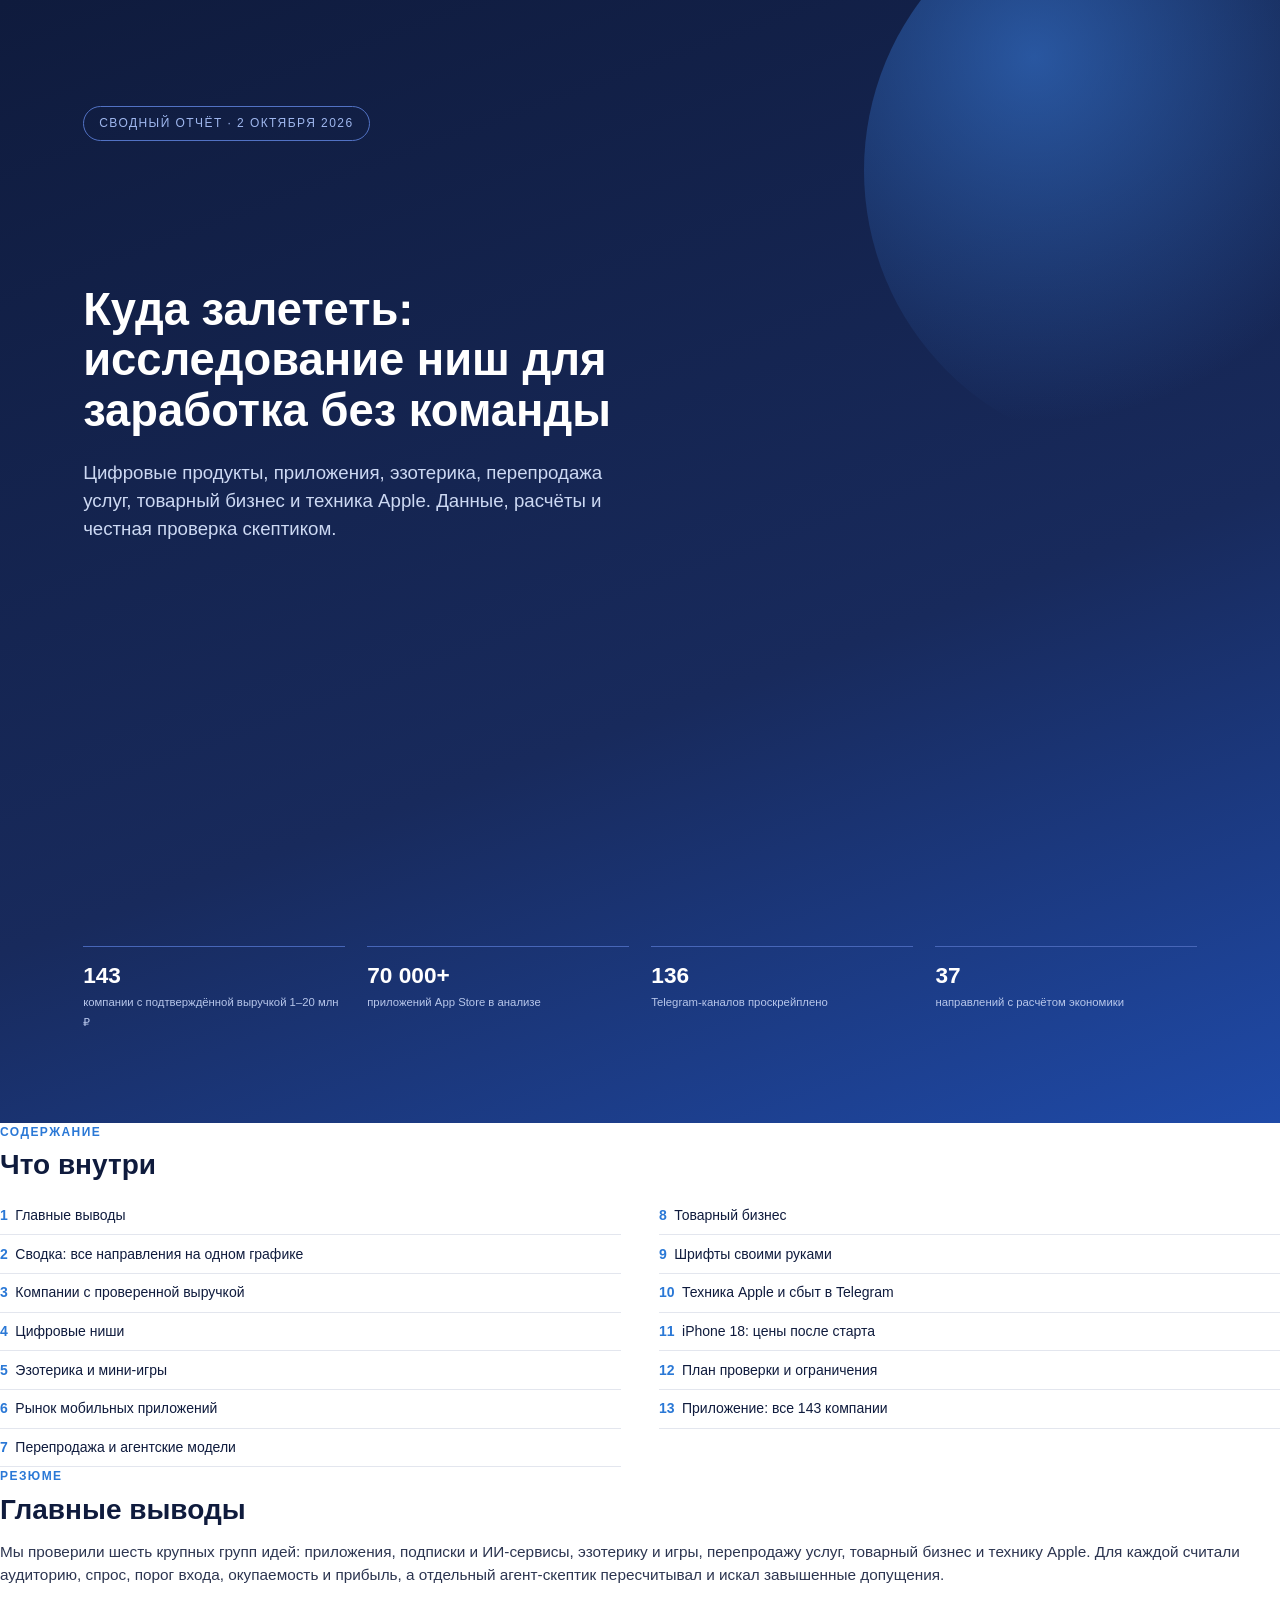
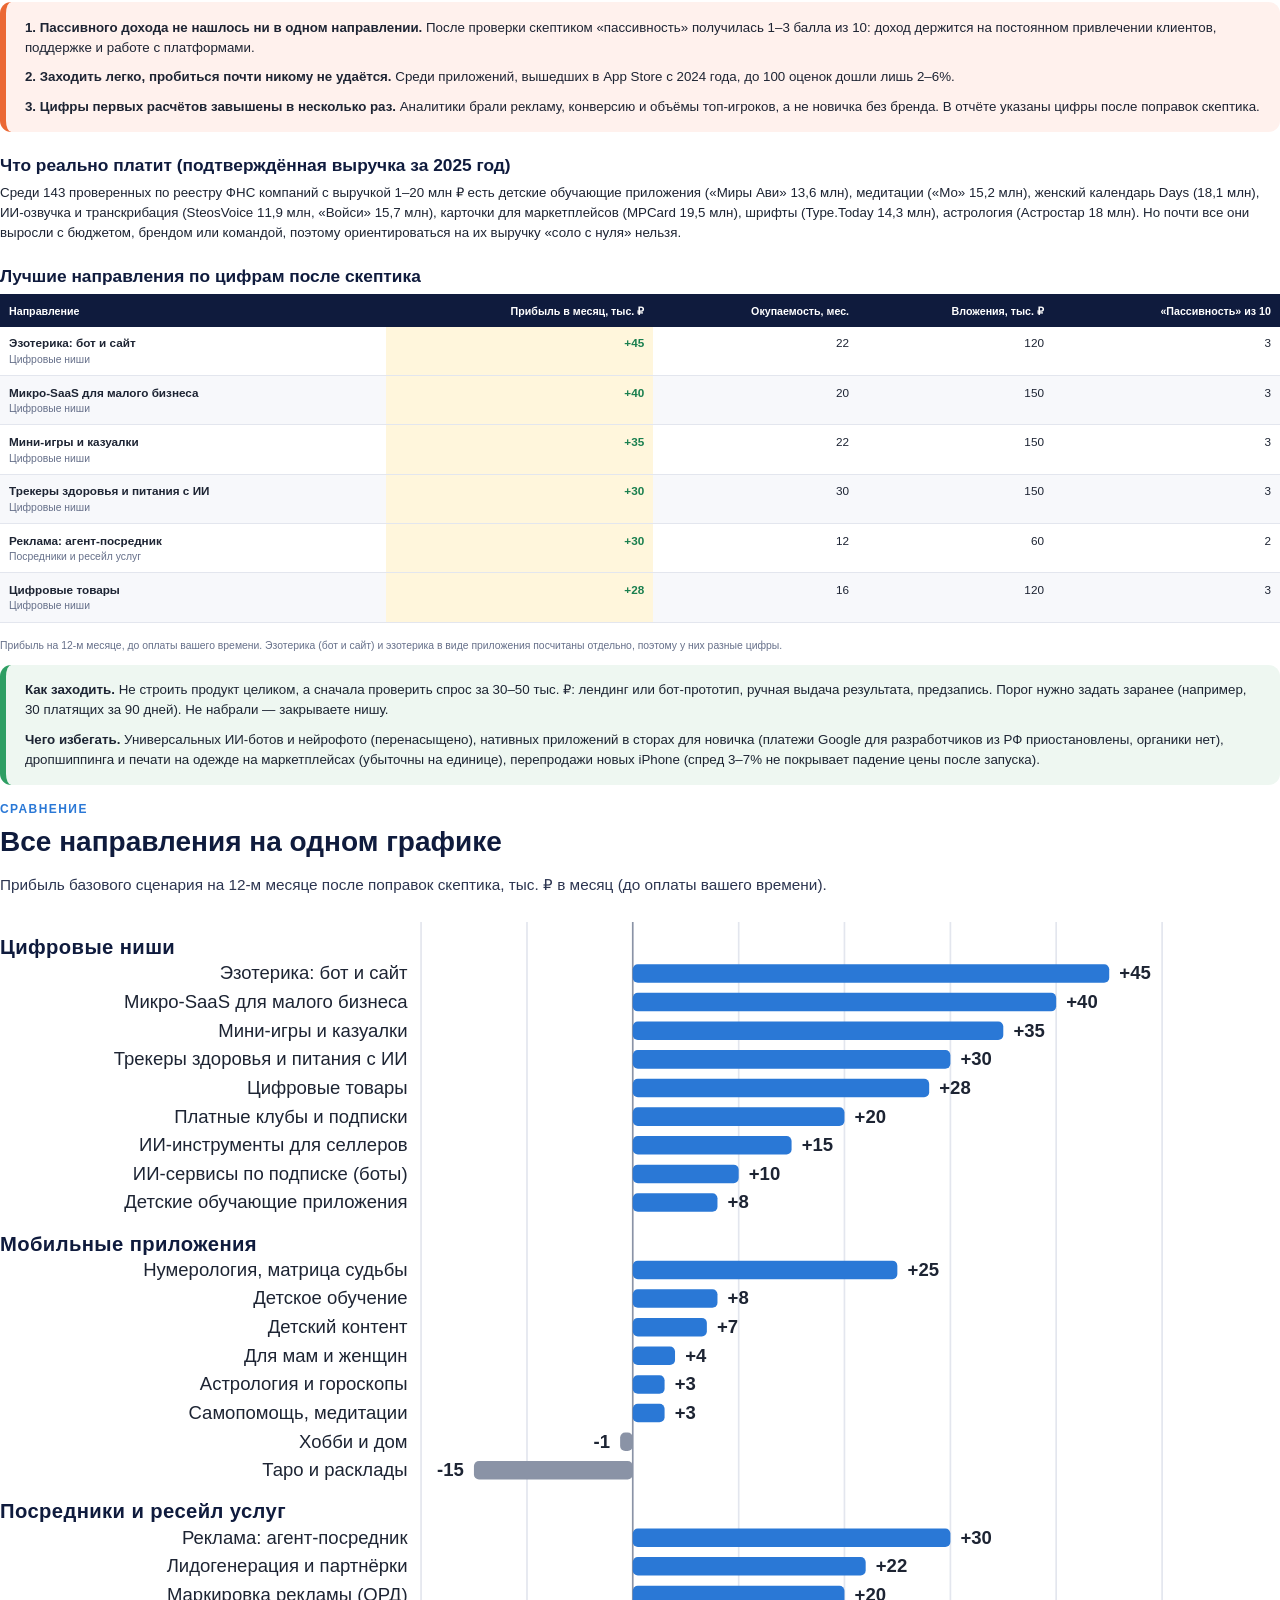
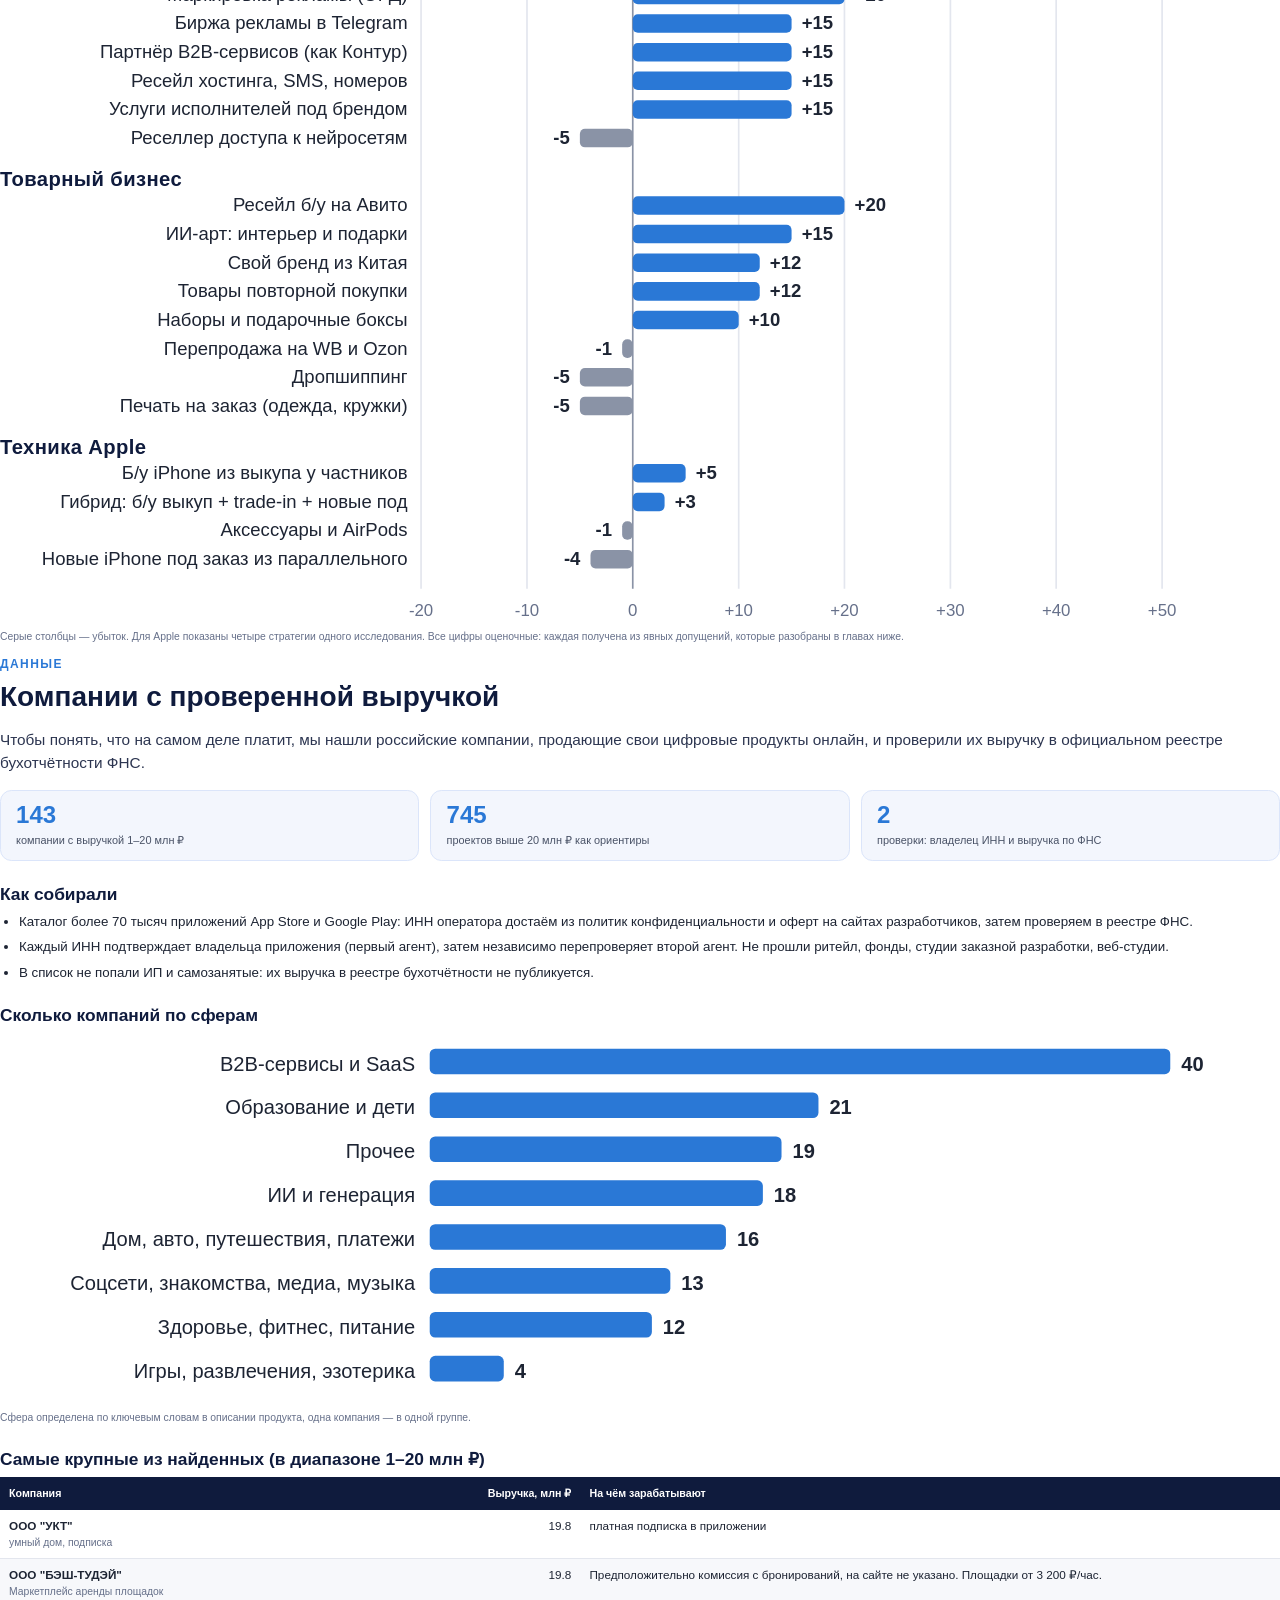
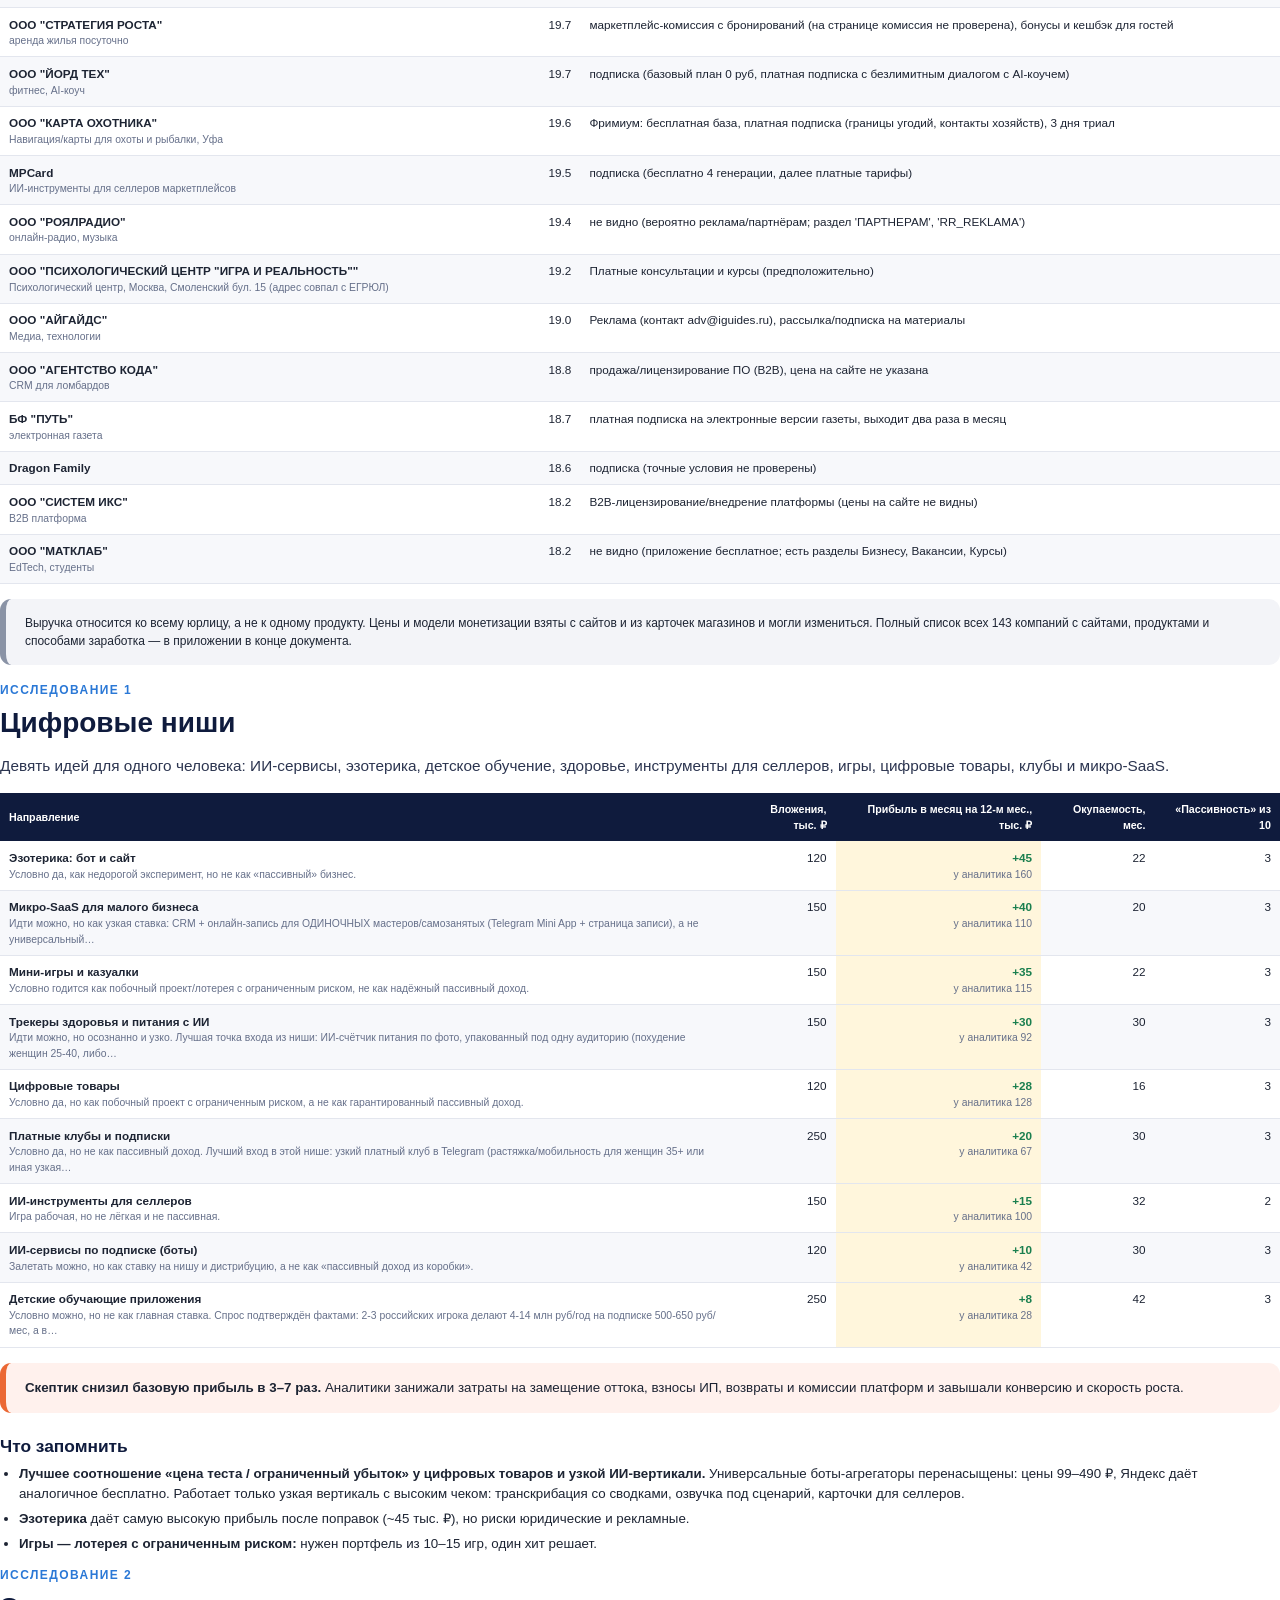
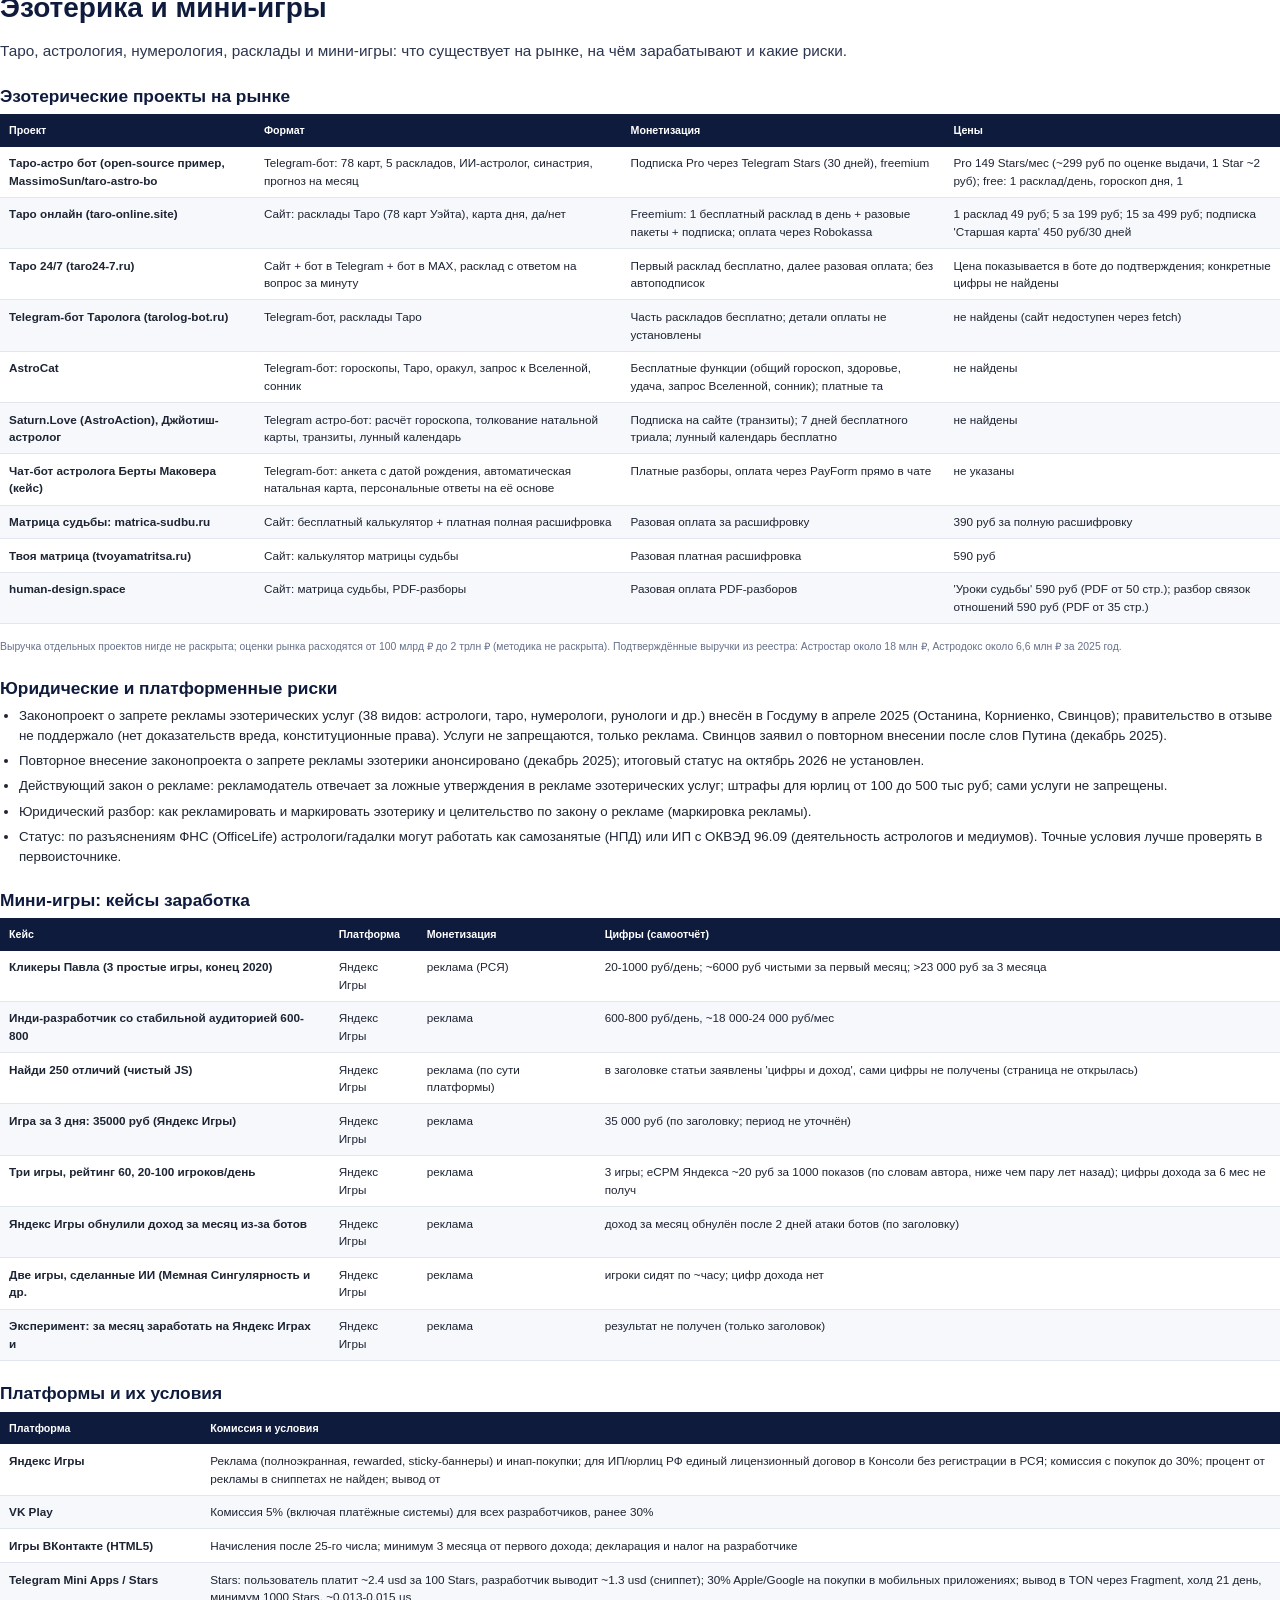
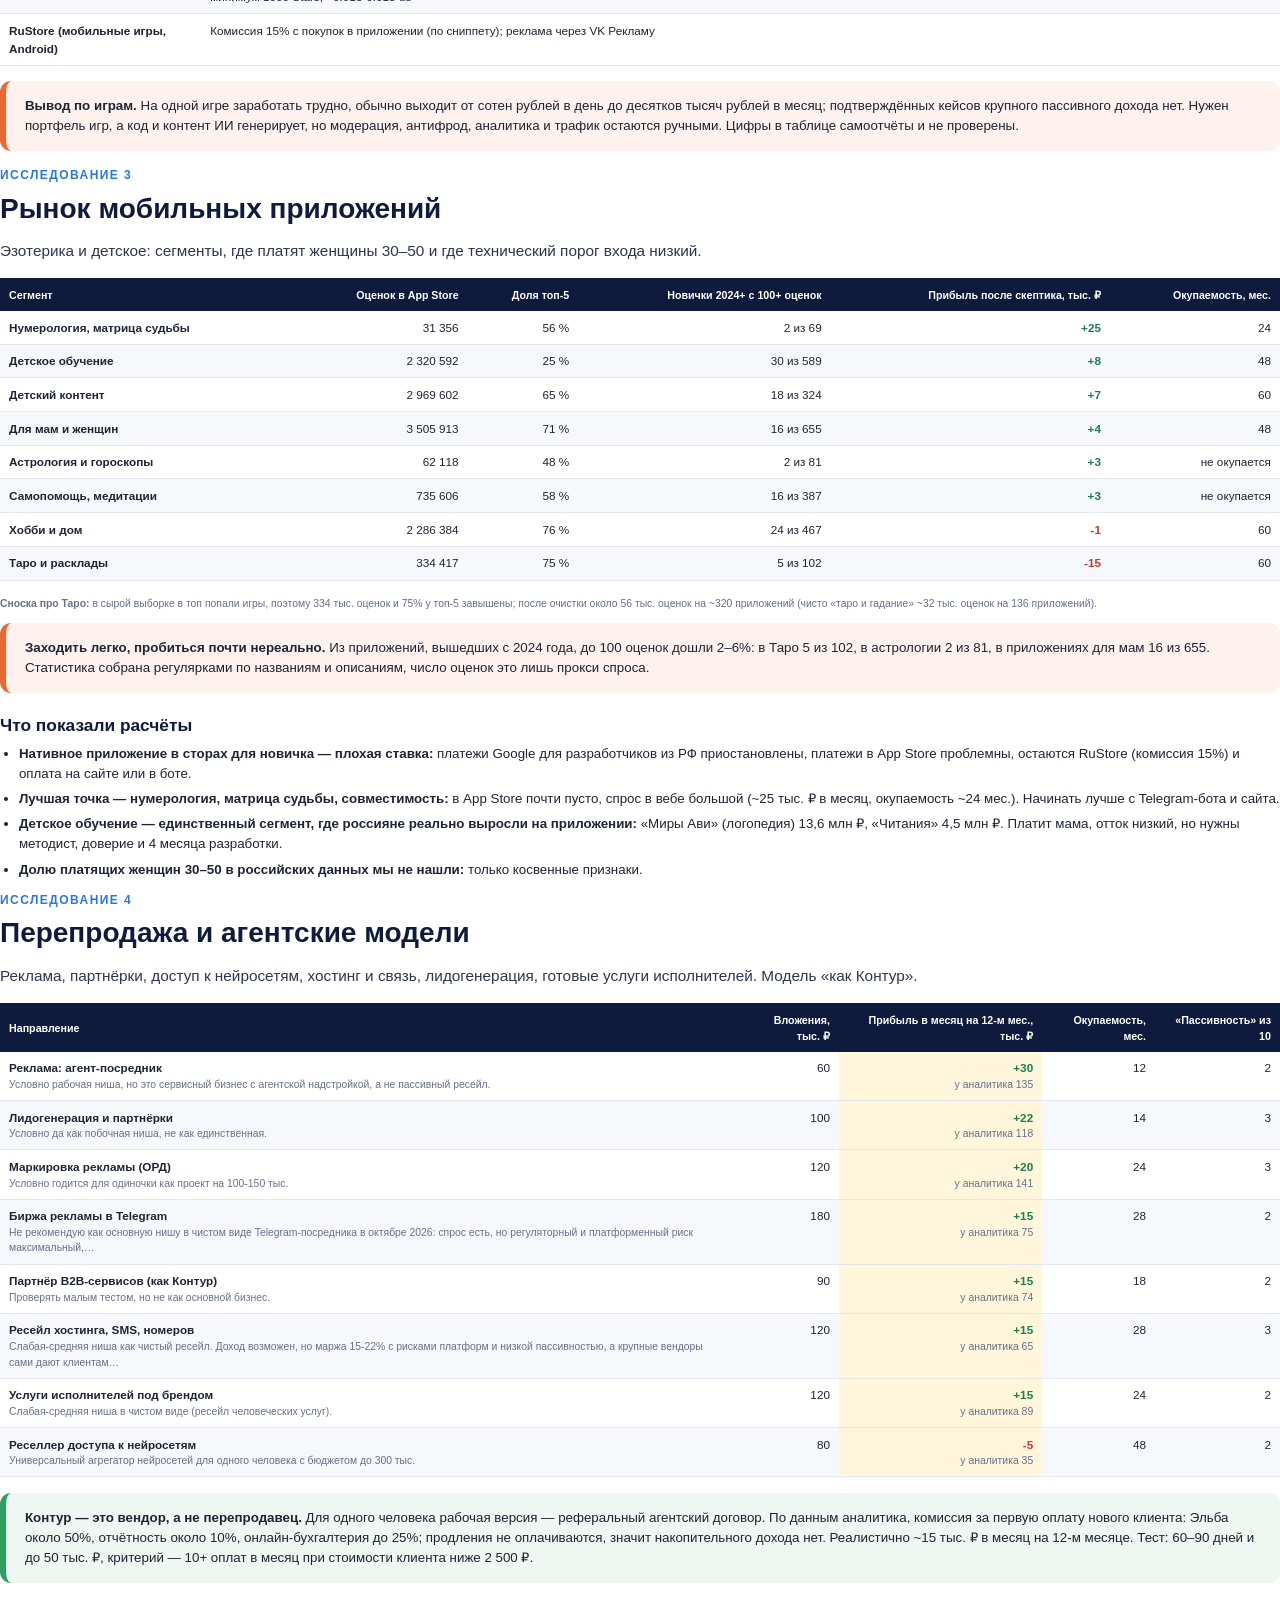
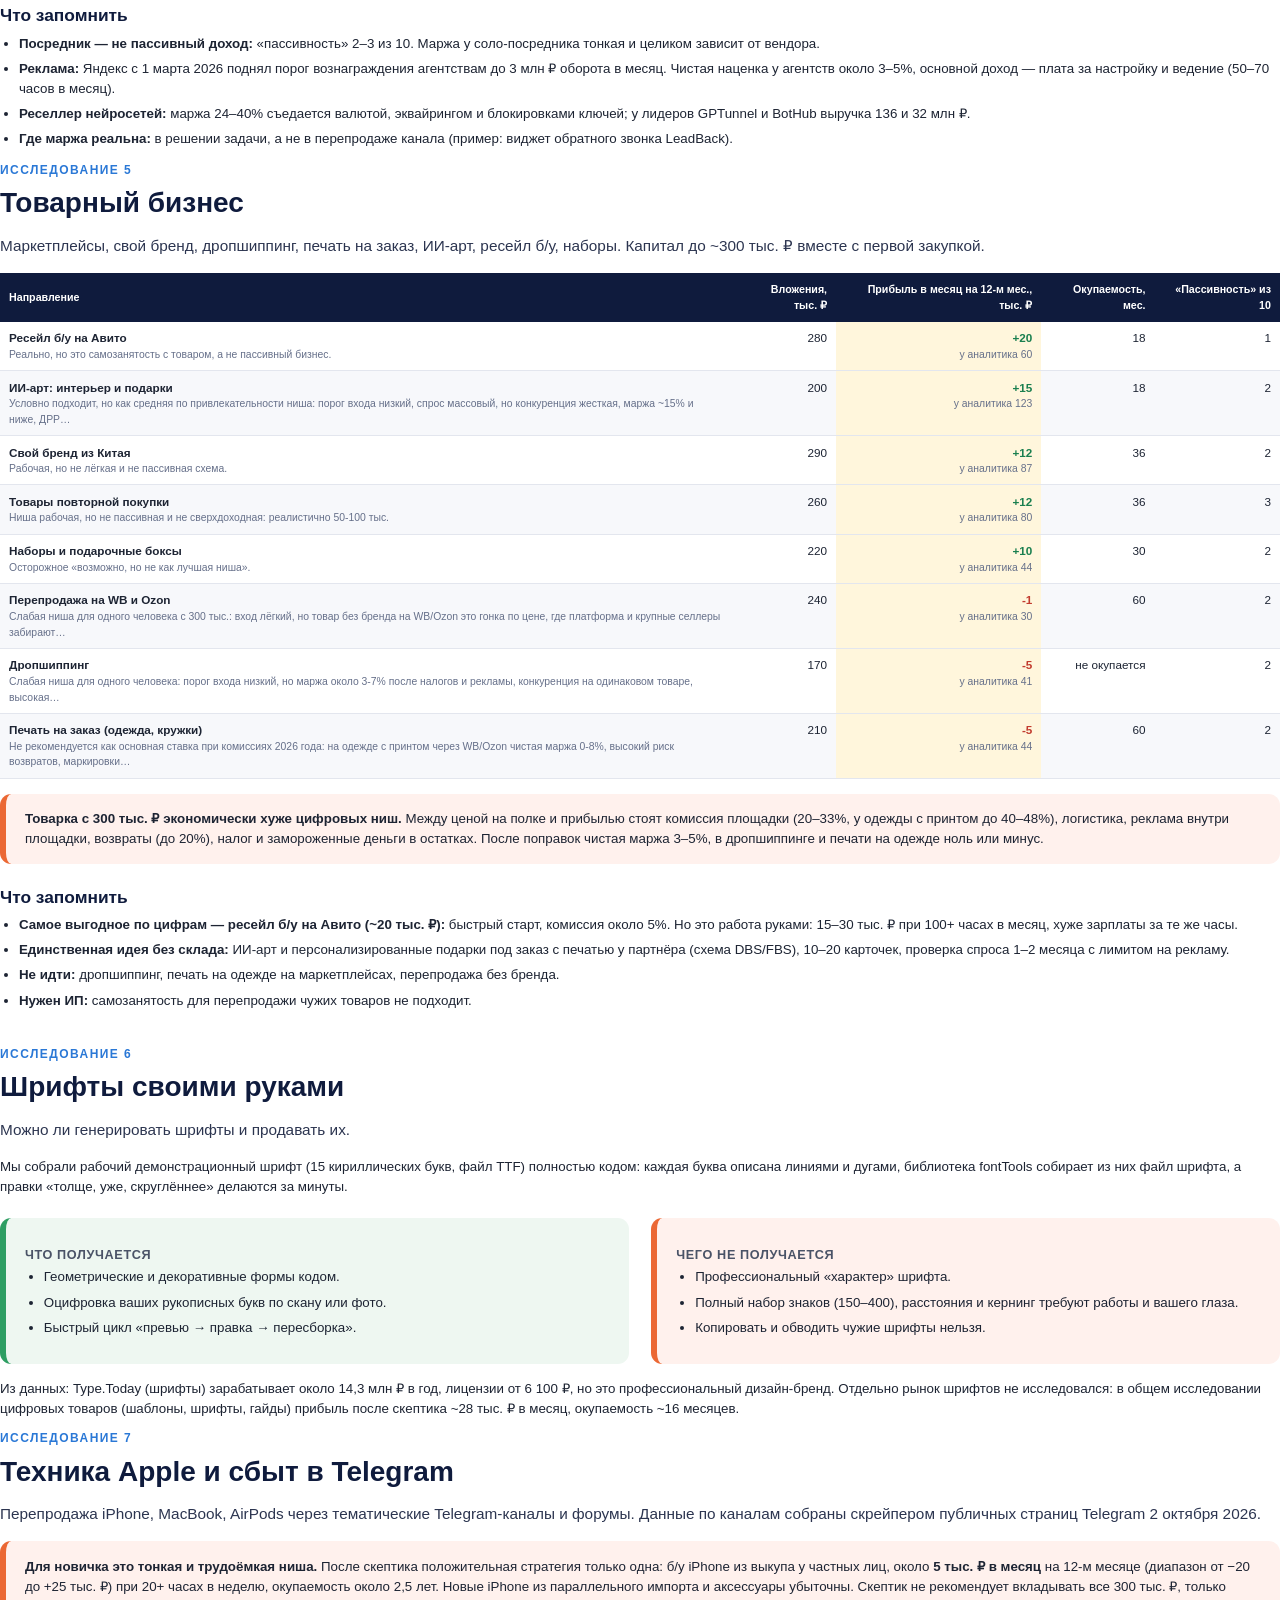
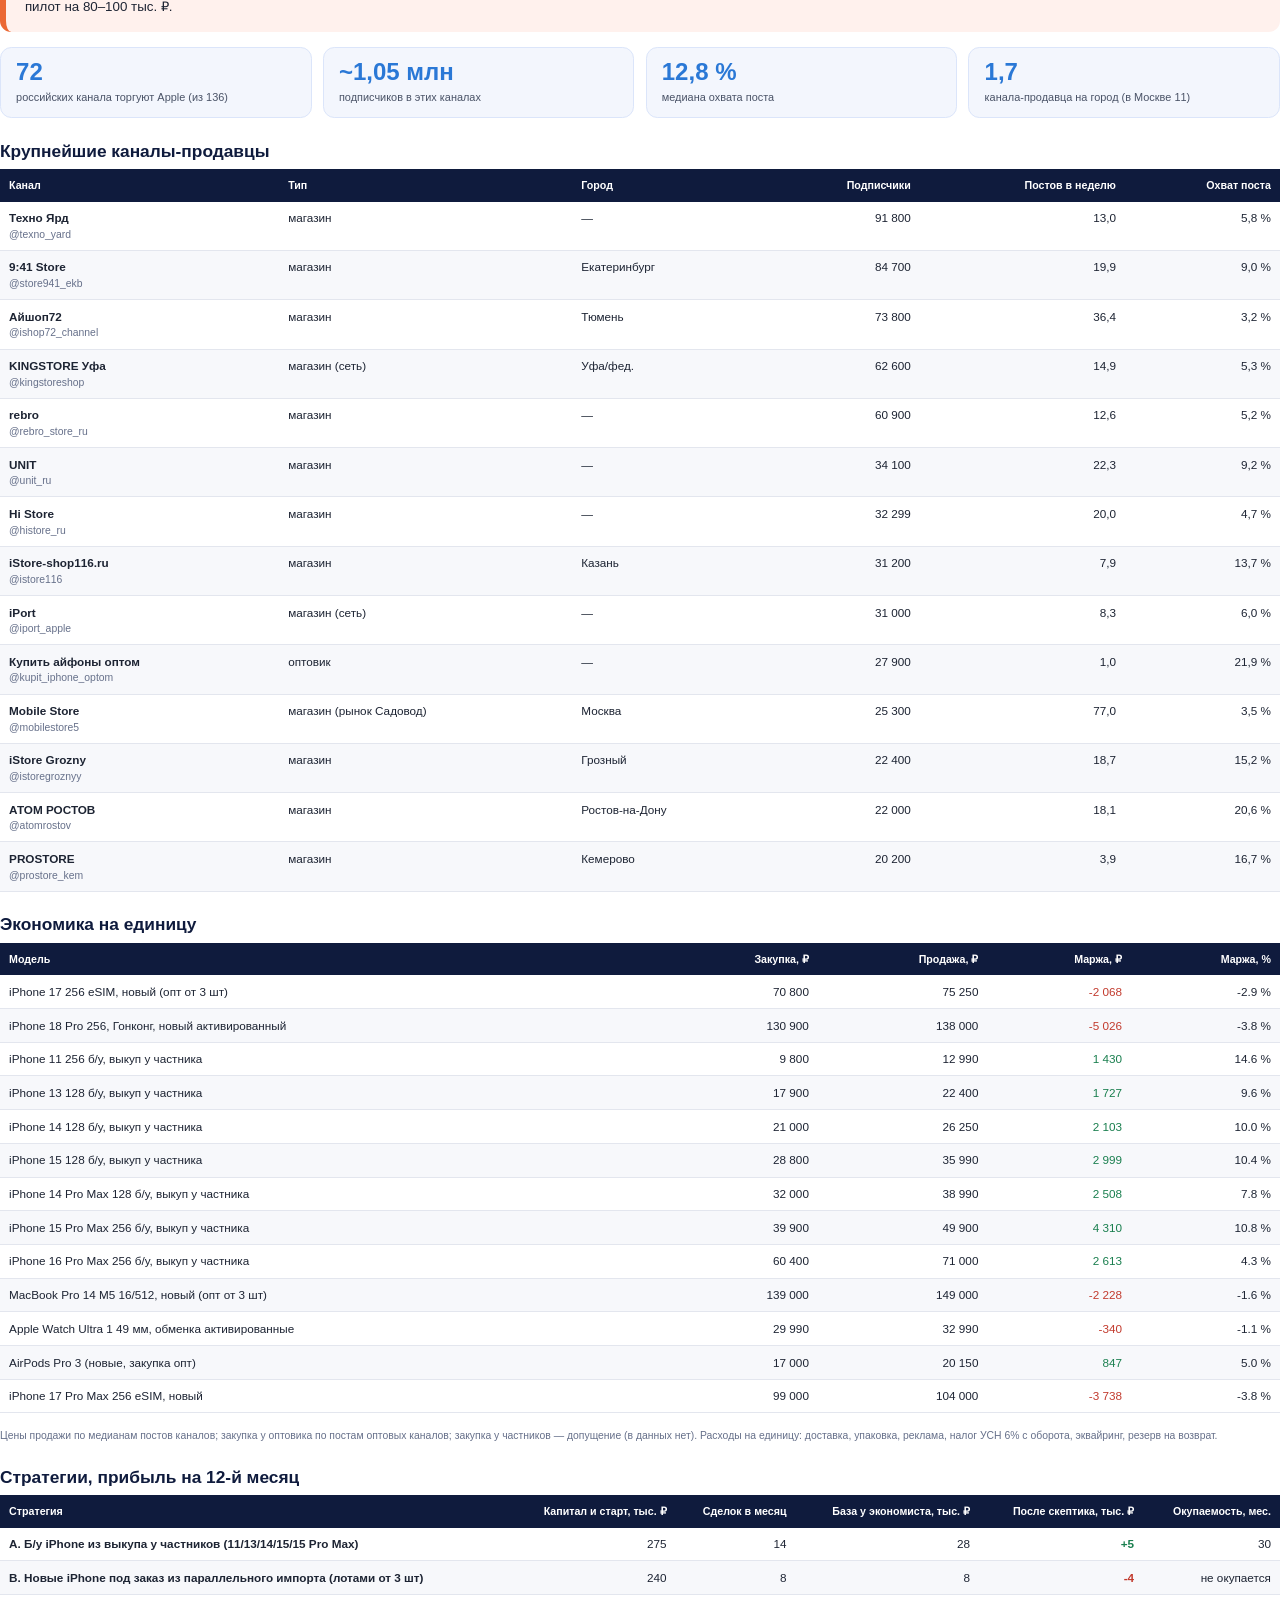
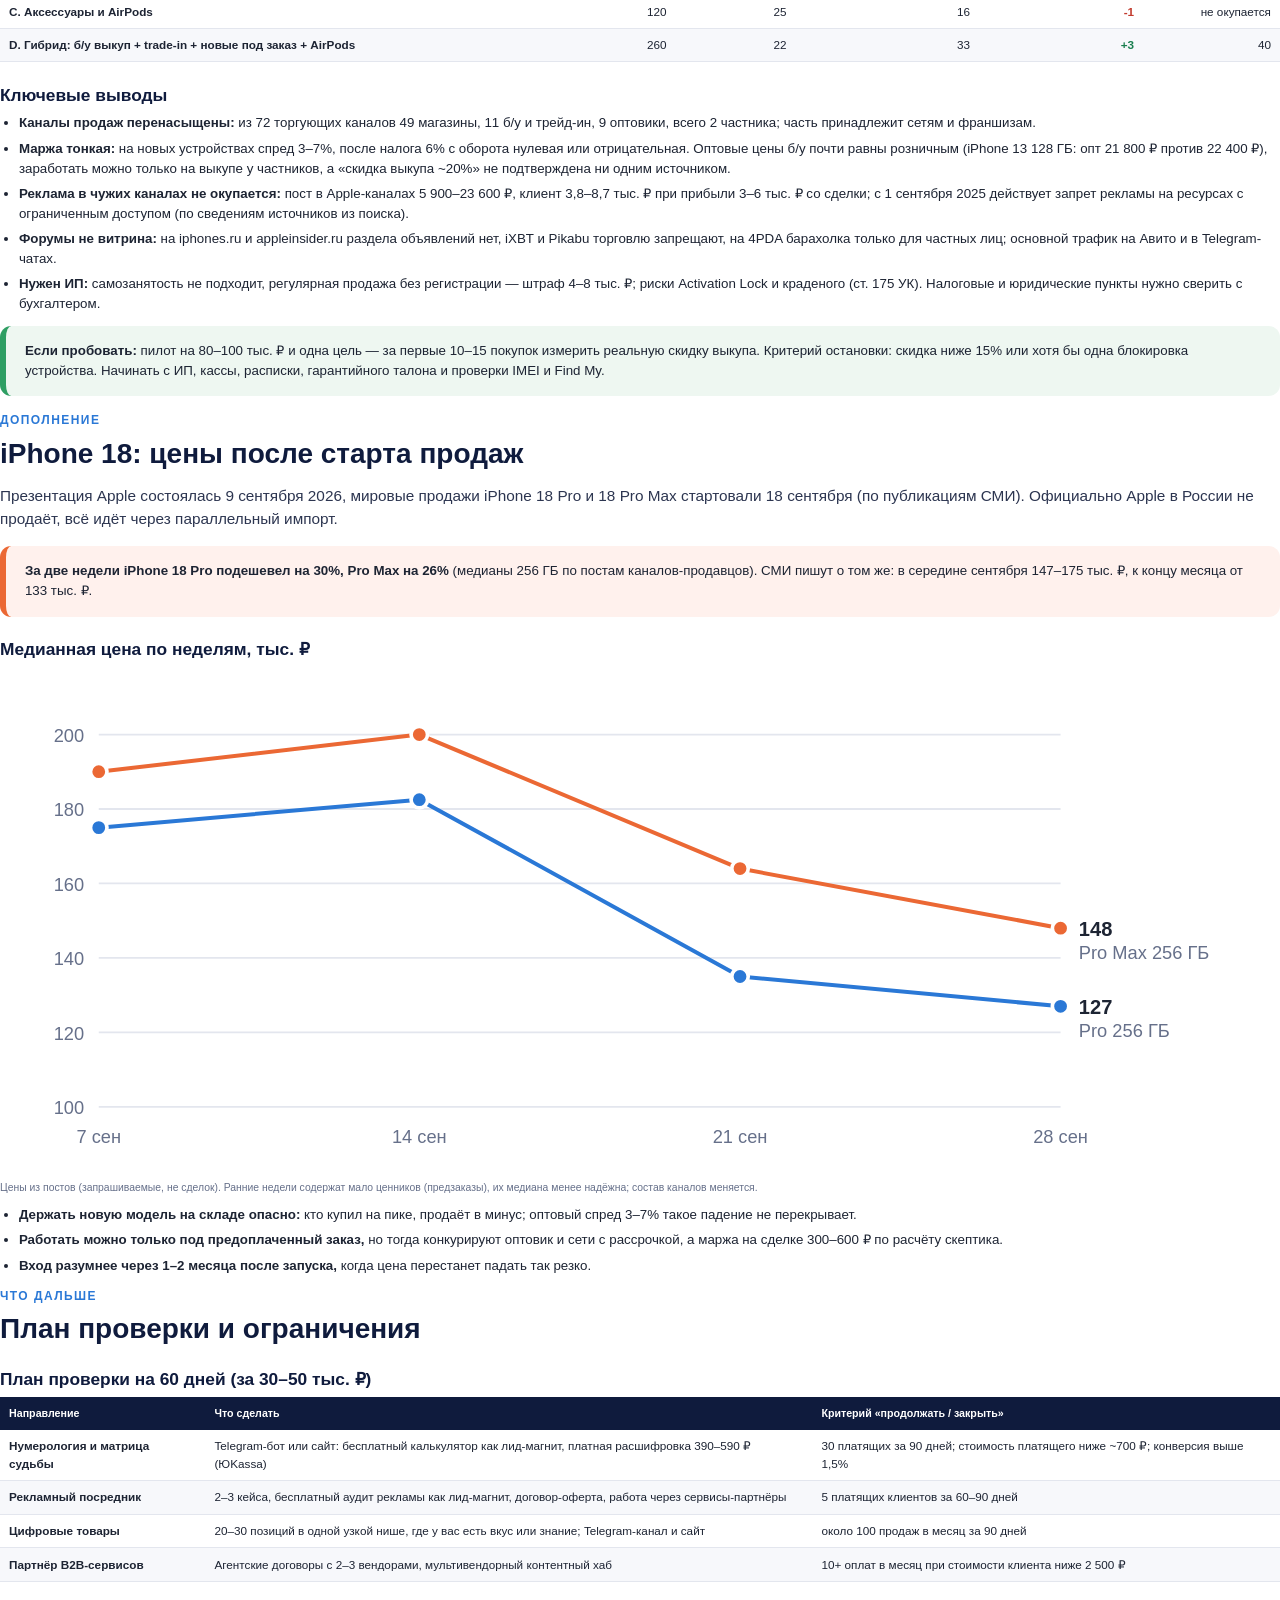
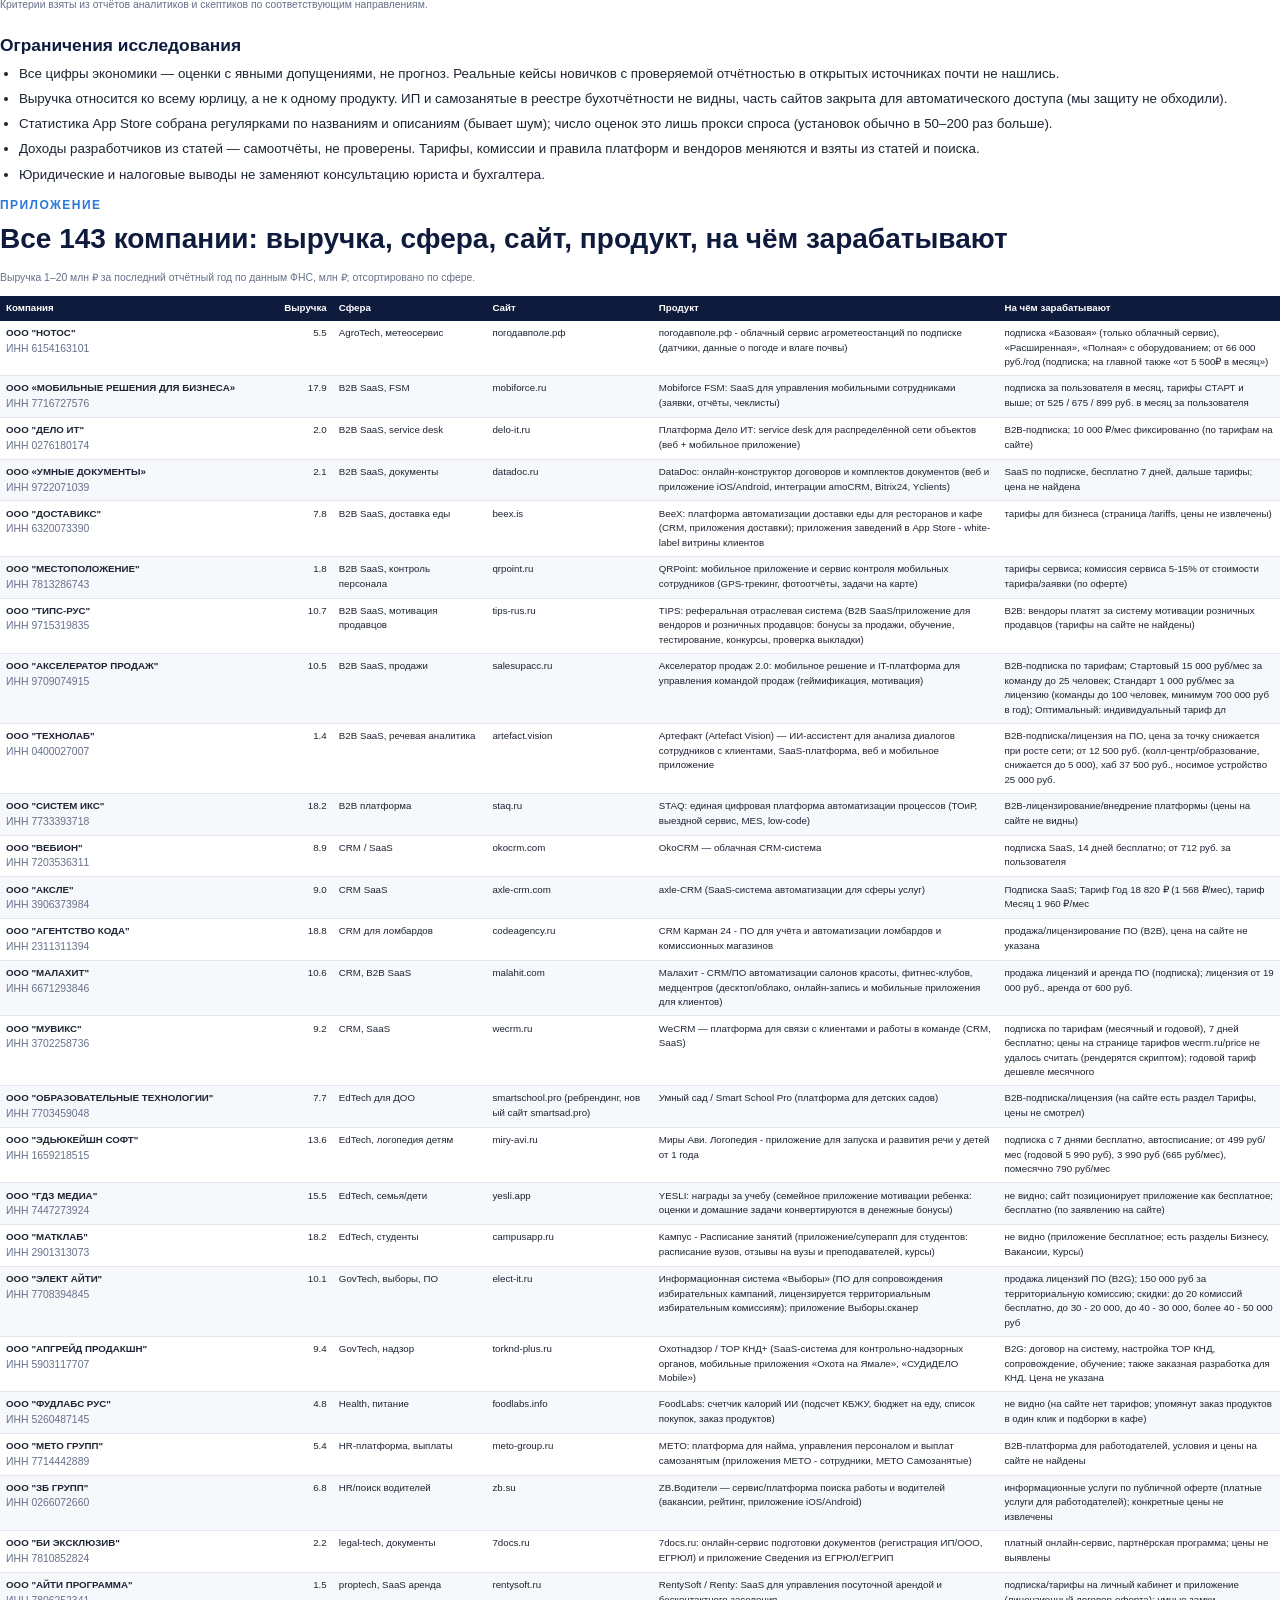
<file: research_summary.html>
<!doctype html><html lang='ru'><meta charset='utf-8'><title>Исследование ниш для заработка без команды</title><style>
@page { size: A4; margin: 17mm 15mm 18mm 15mm; @bottom-left { content: 'Исследование ниш для заработка без команды'; font: 8pt 'Liberation Sans'; color: #8a93a6; } @bottom-right { content: counter(page); font: 8pt 'Liberation Sans'; color: #8a93a6; } }
@page :first { margin: 0; @bottom-left { content: none; } @bottom-right { content: none; } }
* { box-sizing: border-box; }
body { font: 10pt/1.5 'Liberation Sans', Arial, sans-serif; color: #1d2433; margin: 0; }
h1, h2, h3, h4 { font-family: 'Liberation Sans', Arial, sans-serif; color: #0f1b3d; line-height: 1.2; }
h2 { font-size: 21pt; margin: 0 0 4mm; } h3 { font-size: 13pt; margin: 6mm 0 2mm; } h4 { font-size: 9.5pt; margin: 4mm 0 1mm; color: #4a5367; text-transform: uppercase; letter-spacing: .05em; }
p { margin: 0 0 2.6mm; } ul { margin: 0 0 3mm; padding-left: 5mm; } li { margin-bottom: 1.4mm; }
.cover { height: 297mm; background: linear-gradient(160deg, #0f1b3d 0%, #182a5c 60%, #1f4aa8 100%); color: #fff; padding: 28mm 22mm; position: relative; overflow: hidden; page-break-after: always; }
.cover h1 { color: #fff; font-size: 34pt; margin: 38mm 0 6mm; line-height: 1.12; max-width: 150mm; }
.cover .sub { font-size: 14pt; color: #cdd9f3; max-width: 140mm; }
.cover .tag { display: inline-block; font-size: 9pt; letter-spacing: .12em; text-transform: uppercase; color: #9fb7ee; border: 1px solid #5272c4; padding: 2mm 4mm; border-radius: 99px; }
.cover .meta { position: absolute; left: 22mm; bottom: 24mm; right: 22mm; display: flex; gap: 6mm; }
.cover .m { flex: 1; border-top: 1px solid #4766b8; padding-top: 3mm; } .cover .m b { display: block; font-size: 17pt; color: #fff; } .cover .m span { font-size: 8.5pt; color: #b7c6ea; }
.cover .orb { position: absolute; right: -40mm; top: -30mm; width: 150mm; height: 150mm; border-radius: 50%; background: radial-gradient(circle at 30% 30%, #3b82e6 0%, rgba(59,130,230,0) 65%); opacity: .55; }
section.ch { page-break-before: always; }
.kick { font-size: 9pt; letter-spacing: .12em; text-transform: uppercase; color: #2a78d6; font-weight: 700; margin-bottom: 2mm; }
.lead { font-size: 11.5pt; color: #2c3550; margin-bottom: 4mm; }
table.t { width: 100%; border-collapse: collapse; margin: 2mm 0 4mm; font-size: 8.8pt; }
table.t th { background: #0f1b3d; color: #fff; text-align: left; padding: 2.2mm 2.4mm; font-size: 8pt; font-weight: 700; }
table.t td { padding: 2mm 2.4mm; border-bottom: 1px solid #e3e6ee; vertical-align: top; }
table.t tr:nth-child(even) td { background: #f7f8fb; }
table.t th.r, table.t td.r { text-align: right; } table.t td.r { white-space: nowrap; } table.t th.r { white-space: normal; }
.s { font-size: 7.8pt; color: #66708a; font-weight: 400; } .hl { background: #fff6dc !important; font-weight: 700; } .pos { color: #1a7f4f; } .neg { color: #c23b2e; }
.co { border-radius: 3mm; padding: 4mm 5mm; margin: 3mm 0 4mm; page-break-inside: avoid; }
.co.warn { background: #fff1ed; border-left: 1.6mm solid #eb6834; } .co.ok { background: #eef7f1; border-left: 1.6mm solid #2e9e63; } .co.note { background: #f3f4f8; border-left: 1.6mm solid #8a93a6; font-size: 9pt; }
.co p:last-child { margin-bottom: 0; }
.kpis { display: flex; gap: 3mm; margin: 3mm 0 5mm; } .kpi { flex: 1; background: #f3f6fd; border-radius: 3mm; padding: 3mm 4mm; border: 1px solid #dbe5fa; }
.kv { font-size: 18pt; font-weight: 700; color: #2a78d6; line-height: 1.1; } .kl { font-size: 8.2pt; color: #4a5367; margin-top: 1mm; }
svg.chart { width: 100%; height: auto; display: block; } .gl { stroke: #e3e6ee; stroke-width: 1; } .gl.zero { stroke: #8a93a6; } .ax { fill: #66708a; font-size: 10px; }
.bl { fill: #1d2433; font-size: 11px; } .bv { fill: #1d2433; font-size: 11px; font-weight: 700; } .gh { fill: #0f1b3d; font-size: 12px; font-weight: 700; letter-spacing: .02em; }
.toc { columns: 2; column-gap: 10mm; margin-top: 4mm; } .toc a { display: block; color: #0f1b3d; text-decoration: none; padding: 2.2mm 0; border-bottom: 1px solid #e3e6ee; font-size: 10.5pt; } .toc a b { color: #2a78d6; margin-right: 2mm; }
.two { display: flex; gap: 6mm; } .two > div { flex: 1; }
table.ap td, table.ap th { font-size: 7.3pt; padding: 1.4mm 1.6mm; } table.ap td.u { word-break: break-all; } table.ap { table-layout: fixed; }
.nb { page-break-inside: avoid; } thead { display: table-header-group; } tr { break-inside: avoid; page-break-inside: avoid; } table.keep { page-break-inside: avoid; } section.ch.nb2 { page-break-before: auto; margin-top: 9mm; } h3 { break-after: avoid; } h4 { break-after: avoid; }
</style><body><div class='cover'><div class='orb'></div><span class='tag'>Сводный отчёт · 2 октября 2026</span>
<h1>Куда залететь: исследование ниш для заработка без команды</h1>
<div class='sub'>Цифровые продукты, приложения, эзотерика, перепродажа услуг, товарный бизнес и техника Apple. Данные, расчёты и честная проверка скептиком.</div>
<div class='meta'><div class='m'><b>143</b><span>компании с подтверждённой выручкой 1–20 млн ₽</span></div><div class='m'><b>70 000+</b><span>приложений App Store в анализе</span></div><div class='m'><b>136</b><span>Telegram-каналов проскрейплено</span></div><div class='m'><b>37</b><span>направлений с расчётом экономики</span></div></div></div><section class='ch' id='toc'><div class='kick'>Содержание</div><h2>Что внутри</h2><div class='toc'><a href='#s1'><b>1</b>Главные выводы</a><a href='#s2'><b>2</b>Сводка: все направления на одном графике</a><a href='#s3'><b>3</b>Компании с проверенной выручкой</a><a href='#s4'><b>4</b>Цифровые ниши</a><a href='#s5'><b>5</b>Эзотерика и мини-игры</a><a href='#s6'><b>6</b>Рынок мобильных приложений</a><a href='#s7'><b>7</b>Перепродажа и агентские модели</a><a href='#s8'><b>8</b>Товарный бизнес</a><a href='#s9'><b>9</b>Шрифты своими руками</a><a href='#s10'><b>10</b>Техника Apple и сбыт в Telegram</a><a href='#s11'><b>11</b>iPhone 18: цены после старта</a><a href='#s12'><b>12</b>План проверки и ограничения</a><a href='#s13'><b>13</b>Приложение: все 143 компании</a></div></section><section class='ch' id='s1'><div class='kick'>Резюме</div><h2>Главные выводы</h2>
<p class='lead'>Мы проверили шесть крупных групп идей: приложения, подписки и ИИ-сервисы, эзотерику и игры, перепродажу услуг, товарный бизнес и технику Apple. Для каждой считали аудиторию, спрос, порог входа, окупаемость и прибыль, а отдельный агент-скептик пересчитывал и искал завышенные допущения.</p>
<div class='co warn'><p><b>1. Пассивного дохода не нашлось ни в одном направлении.</b> После проверки скептиком «пассивность» получилась 1–3 балла из 10: доход держится на постоянном привлечении клиентов, поддержке и работе с платформами.</p><p><b>2. Заходить легко, пробиться почти никому не удаётся.</b> Среди приложений, вышедших в App Store с 2024 года, до 100 оценок дошли лишь 2–6%.</p><p><b>3. Цифры первых расчётов завышены в несколько раз.</b> Аналитики брали рекламу, конверсию и объёмы топ-игроков, а не новичка без бренда. В отчёте указаны цифры после поправок скептика.</p></div>
<h3>Что реально платит (подтверждённая выручка за 2025 год)</h3>
<p>Среди 143 проверенных по реестру ФНС компаний с выручкой 1–20 млн ₽ есть детские обучающие приложения («Миры Ави» 13,6 млн), медитации («Мо» 15,2 млн), женский календарь Days (18,1 млн), ИИ-озвучка и транскрибация (SteosVoice 11,9 млн, «Войси» 15,7 млн), карточки для маркетплейсов (MPCard 19,5 млн), шрифты (Type.Today 14,3 млн), астрология (Астростар 18 млн). Но почти все они выросли с бюджетом, брендом или командой, поэтому ориентироваться на их выручку «соло с нуля» нельзя.</p>
<h3>Лучшие направления по цифрам после скептика</h3>
<table class='t'><thead><tr><th>Направление<th class=r>Прибыль в месяц, тыс. ₽<th class=r>Окупаемость, мес.<th class=r>Вложения, тыс. ₽<th class=r>«Пассивность» из 10</tr></thead><tbody><tr><td><b>Эзотерика: бот и сайт</b><div class=s>Цифровые ниши</div></td><td class='r hl'><span class='pos'>+45</span></td><td class=r>22</td><td class=r>120</td><td class=r>3</td></tr><tr><td><b>Микро-SaaS для малого бизнеса</b><div class=s>Цифровые ниши</div></td><td class='r hl'><span class='pos'>+40</span></td><td class=r>20</td><td class=r>150</td><td class=r>3</td></tr><tr><td><b>Мини-игры и казуалки</b><div class=s>Цифровые ниши</div></td><td class='r hl'><span class='pos'>+35</span></td><td class=r>22</td><td class=r>150</td><td class=r>3</td></tr><tr><td><b>Трекеры здоровья и питания с ИИ</b><div class=s>Цифровые ниши</div></td><td class='r hl'><span class='pos'>+30</span></td><td class=r>30</td><td class=r>150</td><td class=r>3</td></tr><tr><td><b>Реклама: агент-посредник</b><div class=s>Посредники и ресейл услуг</div></td><td class='r hl'><span class='pos'>+30</span></td><td class=r>12</td><td class=r>60</td><td class=r>2</td></tr><tr><td><b>Цифровые товары</b><div class=s>Цифровые ниши</div></td><td class='r hl'><span class='pos'>+28</span></td><td class=r>16</td><td class=r>120</td><td class=r>3</td></tr></tbody></table>
<p class='s'>Прибыль на 12-м месяце, до оплаты вашего времени. Эзотерика (бот и сайт) и эзотерика в виде приложения посчитаны отдельно, поэтому у них разные цифры.</p>
<div class='co ok'><p><b>Как заходить.</b> Не строить продукт целиком, а сначала проверить спрос за 30–50 тыс. ₽: лендинг или бот-прототип, ручная выдача результата, предзапись. Порог нужно задать заранее (например, 30 платящих за 90 дней). Не набрали — закрываете нишу.</p><p><b>Чего избегать.</b> Универсальных ИИ-ботов и нейрофото (перенасыщено), нативных приложений в сторах для новичка (платежи Google для разработчиков из РФ приостановлены, органики нет), дропшиппинга и печати на одежде на маркетплейсах (убыточны на единице), перепродажи новых iPhone (спред 3–7% не покрывает падение цены после запуска).</p></div>
</section><section class='ch' id='s2'><div class='kick'>Сравнение</div><h2>Все направления на одном графике</h2>
<p class='lead'>Прибыль базового сценария на 12-м месяце после поправок скептика, тыс. ₽ в месяц (до оплаты вашего времени).</p>
<svg viewBox='0 0 760 782' class='chart'><line x1='250.0' x2='250.0' y1='6' y2='758' class='gl'/><text x='250.0' y='774' class='ax' text-anchor='middle'>-20</text><line x1='312.9' x2='312.9' y1='6' y2='758' class='gl'/><text x='312.9' y='774' class='ax' text-anchor='middle'>-10</text><line x1='375.7' x2='375.7' y1='6' y2='758' class='gl zero'/><text x='375.7' y='774' class='ax' text-anchor='middle'>0</text><line x1='438.6' x2='438.6' y1='6' y2='758' class='gl'/><text x='438.6' y='774' class='ax' text-anchor='middle'>+10</text><line x1='501.4' x2='501.4' y1='6' y2='758' class='gl'/><text x='501.4' y='774' class='ax' text-anchor='middle'>+20</text><line x1='564.3' x2='564.3' y1='6' y2='758' class='gl'/><text x='564.3' y='774' class='ax' text-anchor='middle'>+30</text><line x1='627.1' x2='627.1' y1='6' y2='758' class='gl'/><text x='627.1' y='774' class='ax' text-anchor='middle'>+40</text><line x1='690.0' x2='690.0' y1='6' y2='758' class='gl'/><text x='690.0' y='774' class='ax' text-anchor='middle'>+50</text><text x='0' y='25' class='gh'>Цифровые ниши</text><text x='242' y='40' class='bl' text-anchor='end'>Эзотерика: бот и сайт</text><rect x='375.7' y='31' width='282.9' height='11' rx='3' fill='#2a78d6'/><text x='664.6' y='40' class='bv' text-anchor='start'>+45</text><text x='242' y='57' class='bl' text-anchor='end'>Микро-SaaS для малого бизнеса</text><rect x='375.7' y='48' width='251.4' height='11' rx='3' fill='#2a78d6'/><text x='633.1' y='57' class='bv' text-anchor='start'>+40</text><text x='242' y='74' class='bl' text-anchor='end'>Мини-игры и казуалки</text><rect x='375.7' y='65' width='220.0' height='11' rx='3' fill='#2a78d6'/><text x='601.7' y='74' class='bv' text-anchor='start'>+35</text><text x='242' y='91' class='bl' text-anchor='end'>Трекеры здоровья и питания с ИИ</text><rect x='375.7' y='82' width='188.6' height='11' rx='3' fill='#2a78d6'/><text x='570.3' y='91' class='bv' text-anchor='start'>+30</text><text x='242' y='108' class='bl' text-anchor='end'>Цифровые товары</text><rect x='375.7' y='99' width='176.0' height='11' rx='3' fill='#2a78d6'/><text x='557.7' y='108' class='bv' text-anchor='start'>+28</text><text x='242' y='125' class='bl' text-anchor='end'>Платные клубы и подписки</text><rect x='375.7' y='116' width='125.7' height='11' rx='3' fill='#2a78d6'/><text x='507.4' y='125' class='bv' text-anchor='start'>+20</text><text x='242' y='142' class='bl' text-anchor='end'>ИИ-инструменты для селлеров</text><rect x='375.7' y='133' width='94.3' height='11' rx='3' fill='#2a78d6'/><text x='476.0' y='142' class='bv' text-anchor='start'>+15</text><text x='242' y='159' class='bl' text-anchor='end'>ИИ-сервисы по подписке (боты)</text><rect x='375.7' y='150' width='62.9' height='11' rx='3' fill='#2a78d6'/><text x='444.6' y='159' class='bv' text-anchor='start'>+10</text><text x='242' y='176' class='bl' text-anchor='end'>Детские обучающие приложения</text><rect x='375.7' y='167' width='50.3' height='11' rx='3' fill='#2a78d6'/><text x='432.0' y='176' class='bv' text-anchor='start'>+8</text><text x='0' y='201' class='gh'>Мобильные приложения</text><text x='242' y='216' class='bl' text-anchor='end'>Нумерология, матрица судьбы</text><rect x='375.7' y='207' width='157.1' height='11' rx='3' fill='#2a78d6'/><text x='538.9' y='216' class='bv' text-anchor='start'>+25</text><text x='242' y='233' class='bl' text-anchor='end'>Детское обучение</text><rect x='375.7' y='224' width='50.3' height='11' rx='3' fill='#2a78d6'/><text x='432.0' y='233' class='bv' text-anchor='start'>+8</text><text x='242' y='250' class='bl' text-anchor='end'>Детский контент</text><rect x='375.7' y='241' width='44.0' height='11' rx='3' fill='#2a78d6'/><text x='425.7' y='250' class='bv' text-anchor='start'>+7</text><text x='242' y='267' class='bl' text-anchor='end'>Для мам и женщин</text><rect x='375.7' y='258' width='25.1' height='11' rx='3' fill='#2a78d6'/><text x='406.9' y='267' class='bv' text-anchor='start'>+4</text><text x='242' y='284' class='bl' text-anchor='end'>Астрология и гороскопы</text><rect x='375.7' y='275' width='18.9' height='11' rx='3' fill='#2a78d6'/><text x='400.6' y='284' class='bv' text-anchor='start'>+3</text><text x='242' y='301' class='bl' text-anchor='end'>Самопомощь, медитации</text><rect x='375.7' y='292' width='18.9' height='11' rx='3' fill='#2a78d6'/><text x='400.6' y='301' class='bv' text-anchor='start'>+3</text><text x='242' y='318' class='bl' text-anchor='end'>Хобби и дом</text><rect x='368.2' y='309' width='7.5' height='11' rx='3' fill='#8a93a6'/><text x='362.2' y='318' class='bv' text-anchor='end'>-1</text><text x='242' y='335' class='bl' text-anchor='end'>Таро и расклады</text><rect x='281.4' y='326' width='94.3' height='11' rx='3' fill='#8a93a6'/><text x='275.4' y='335' class='bv' text-anchor='end'>-15</text><text x='0' y='360' class='gh'>Посредники и ресейл услуг</text><text x='242' y='375' class='bl' text-anchor='end'>Реклама: агент-посредник</text><rect x='375.7' y='366' width='188.6' height='11' rx='3' fill='#2a78d6'/><text x='570.3' y='375' class='bv' text-anchor='start'>+30</text><text x='242' y='392' class='bl' text-anchor='end'>Лидогенерация и партнёрки</text><rect x='375.7' y='383' width='138.3' height='11' rx='3' fill='#2a78d6'/><text x='520.0' y='392' class='bv' text-anchor='start'>+22</text><text x='242' y='409' class='bl' text-anchor='end'>Маркировка рекламы (ОРД)</text><rect x='375.7' y='400' width='125.7' height='11' rx='3' fill='#2a78d6'/><text x='507.4' y='409' class='bv' text-anchor='start'>+20</text><text x='242' y='426' class='bl' text-anchor='end'>Биржа рекламы в Telegram</text><rect x='375.7' y='417' width='94.3' height='11' rx='3' fill='#2a78d6'/><text x='476.0' y='426' class='bv' text-anchor='start'>+15</text><text x='242' y='443' class='bl' text-anchor='end'>Партнёр B2B-сервисов (как Контур)</text><rect x='375.7' y='434' width='94.3' height='11' rx='3' fill='#2a78d6'/><text x='476.0' y='443' class='bv' text-anchor='start'>+15</text><text x='242' y='460' class='bl' text-anchor='end'>Ресейл хостинга, SMS, номеров</text><rect x='375.7' y='451' width='94.3' height='11' rx='3' fill='#2a78d6'/><text x='476.0' y='460' class='bv' text-anchor='start'>+15</text><text x='242' y='477' class='bl' text-anchor='end'>Услуги исполнителей под брендом</text><rect x='375.7' y='468' width='94.3' height='11' rx='3' fill='#2a78d6'/><text x='476.0' y='477' class='bv' text-anchor='start'>+15</text><text x='242' y='494' class='bl' text-anchor='end'>Реселлер доступа к нейросетям</text><rect x='344.3' y='485' width='31.4' height='11' rx='3' fill='#8a93a6'/><text x='338.3' y='494' class='bv' text-anchor='end'>-5</text><text x='0' y='519' class='gh'>Товарный бизнес</text><text x='242' y='534' class='bl' text-anchor='end'>Ресейл б/у на Авито</text><rect x='375.7' y='525' width='125.7' height='11' rx='3' fill='#2a78d6'/><text x='507.4' y='534' class='bv' text-anchor='start'>+20</text><text x='242' y='551' class='bl' text-anchor='end'>ИИ-арт: интерьер и подарки</text><rect x='375.7' y='542' width='94.3' height='11' rx='3' fill='#2a78d6'/><text x='476.0' y='551' class='bv' text-anchor='start'>+15</text><text x='242' y='568' class='bl' text-anchor='end'>Свой бренд из Китая</text><rect x='375.7' y='559' width='75.4' height='11' rx='3' fill='#2a78d6'/><text x='457.1' y='568' class='bv' text-anchor='start'>+12</text><text x='242' y='585' class='bl' text-anchor='end'>Товары повторной покупки</text><rect x='375.7' y='576' width='75.4' height='11' rx='3' fill='#2a78d6'/><text x='457.1' y='585' class='bv' text-anchor='start'>+12</text><text x='242' y='602' class='bl' text-anchor='end'>Наборы и подарочные боксы</text><rect x='375.7' y='593' width='62.9' height='11' rx='3' fill='#2a78d6'/><text x='444.6' y='602' class='bv' text-anchor='start'>+10</text><text x='242' y='619' class='bl' text-anchor='end'>Перепродажа на WB и Ozon</text><rect x='369.4' y='610' width='6.3' height='11' rx='3' fill='#8a93a6'/><text x='363.4' y='619' class='bv' text-anchor='end'>-1</text><text x='242' y='636' class='bl' text-anchor='end'>Дропшиппинг</text><rect x='344.3' y='627' width='31.4' height='11' rx='3' fill='#8a93a6'/><text x='338.3' y='636' class='bv' text-anchor='end'>-5</text><text x='242' y='653' class='bl' text-anchor='end'>Печать на заказ (одежда, кружки)</text><rect x='344.3' y='644' width='31.4' height='11' rx='3' fill='#8a93a6'/><text x='338.3' y='653' class='bv' text-anchor='end'>-5</text><text x='0' y='678' class='gh'>Техника Apple</text><text x='242' y='693' class='bl' text-anchor='end'>Б/у iPhone из выкупа у частников</text><rect x='375.7' y='684' width='31.4' height='11' rx='3' fill='#2a78d6'/><text x='413.1' y='693' class='bv' text-anchor='start'>+5</text><text x='242' y='710' class='bl' text-anchor='end'>Гибрид: б/у выкуп + trade-in + новые под</text><rect x='375.7' y='701' width='18.9' height='11' rx='3' fill='#2a78d6'/><text x='400.6' y='710' class='bv' text-anchor='start'>+3</text><text x='242' y='727' class='bl' text-anchor='end'>Аксессуары и AirPods</text><rect x='369.4' y='718' width='6.3' height='11' rx='3' fill='#8a93a6'/><text x='363.4' y='727' class='bv' text-anchor='end'>-1</text><text x='242' y='744' class='bl' text-anchor='end'>Новые iPhone под заказ из параллельного </text><rect x='350.6' y='735' width='25.1' height='11' rx='3' fill='#8a93a6'/><text x='344.6' y='744' class='bv' text-anchor='end'>-4</text></svg>
<p class='s'>Серые столбцы — убыток. Для Apple показаны четыре стратегии одного исследования. Все цифры оценочные: каждая получена из явных допущений, которые разобраны в главах ниже.</p>
</section><section class='ch' id='s3'><div class='kick'>Данные</div><h2>Компании с проверенной выручкой</h2>
<p class='lead'>Чтобы понять, что на самом деле платит, мы нашли российские компании, продающие свои цифровые продукты онлайн, и проверили их выручку в официальном реестре бухотчётности ФНС.</p>
<div class='kpis'><div class='kpi'><div class='kv'>143</div><div class='kl'>компании с выручкой 1–20 млн ₽</div></div><div class='kpi'><div class='kv'>745</div><div class='kl'>проектов выше 20 млн ₽ как ориентиры</div></div><div class='kpi'><div class='kv'>2</div><div class='kl'>проверки: владелец ИНН и выручка по ФНС</div></div></div>
<h3>Как собирали</h3>
<ul><li>Каталог более 70 тысяч приложений App Store и Google Play: ИНН оператора достаём из политик конфиденциальности и оферт на сайтах разработчиков, затем проверяем в реестре ФНС.</li>
<li>Каждый ИНН подтверждает владельца приложения (первый агент), затем независимо перепроверяет второй агент. Не прошли ритейл, фонды, студии заказной разработки, веб-студии.</li>
<li>В список не попали ИП и самозанятые: их выручка в реестре бухотчётности не публикуется.</li></ul>
<h3>Сколько компаний по сферам</h3><svg viewBox='0 0 700 206' class='chart'><text x='227' y='20' class='bl' text-anchor='end'>B2B-сервисы и SaaS</text><rect x='235' y='8' width='405.0' height='14' rx='3' fill='#2a78d6'/><text x='646.0' y='20' class='bv'>40</text><text x='227' y='44' class='bl' text-anchor='end'>Образование и дети</text><rect x='235' y='32' width='212.6' height='14' rx='3' fill='#2a78d6'/><text x='453.6' y='44' class='bv'>21</text><text x='227' y='68' class='bl' text-anchor='end'>Прочее</text><rect x='235' y='56' width='192.4' height='14' rx='3' fill='#2a78d6'/><text x='433.4' y='68' class='bv'>19</text><text x='227' y='92' class='bl' text-anchor='end'>ИИ и генерация</text><rect x='235' y='80' width='182.2' height='14' rx='3' fill='#2a78d6'/><text x='423.2' y='92' class='bv'>18</text><text x='227' y='116' class='bl' text-anchor='end'>Дом, авто, путешествия, платежи</text><rect x='235' y='104' width='162.0' height='14' rx='3' fill='#2a78d6'/><text x='403.0' y='116' class='bv'>16</text><text x='227' y='140' class='bl' text-anchor='end'>Соцсети, знакомства, медиа, музыка</text><rect x='235' y='128' width='131.6' height='14' rx='3' fill='#2a78d6'/><text x='372.6' y='140' class='bv'>13</text><text x='227' y='164' class='bl' text-anchor='end'>Здоровье, фитнес, питание</text><rect x='235' y='152' width='121.5' height='14' rx='3' fill='#2a78d6'/><text x='362.5' y='164' class='bv'>12</text><text x='227' y='188' class='bl' text-anchor='end'>Игры, развлечения, эзотерика</text><rect x='235' y='176' width='40.5' height='14' rx='3' fill='#2a78d6'/><text x='281.5' y='188' class='bv'>4</text></svg>
<p class='s'>Сфера определена по ключевым словам в описании продукта, одна компания — в одной группе.</p>
<h3>Самые крупные из найденных (в диапазоне 1–20 млн ₽)</h3><table class='t'><thead><tr><th>Компания<th class=r>Выручка, млн ₽<th>На чём зарабатывают</tr></thead><tbody><tr><td><b>ООО &quot;УКТ&quot;</b><div class=s>умный дом, подписка</div></td><td class=r>19.8</td><td>платная подписка в приложении</td></tr><tr><td><b>ООО &quot;БЭШ-ТУДЭЙ&quot;</b><div class=s>Маркетплейс аренды площадок</div></td><td class=r>19.8</td><td>Предположительно комиссия с бронирований, на сайте не указано. Площадки от 3 200 ₽/час.</td></tr><tr><td><b>ООО &quot;СТРАТЕГИЯ РОСТА&quot;</b><div class=s>аренда жилья посуточно</div></td><td class=r>19.7</td><td>маркетплейс-комиссия с бронирований (на странице комиссия не проверена), бонусы и кешбэк для гостей</td></tr><tr><td><b>ООО &quot;ЙОРД ТЕХ&quot;</b><div class=s>фитнес, AI-коуч</div></td><td class=r>19.7</td><td>подписка (базовый план 0 руб, платная подписка с безлимитным диалогом с AI-коучем)</td></tr><tr><td><b>ООО &quot;КАРТА ОХОТНИКА&quot;</b><div class=s>Навигация/карты для охоты и рыбалки, Уфа</div></td><td class=r>19.6</td><td>Фримиум: бесплатная база, платная подписка (границы угодий, контакты хозяйств), 3 дня триал</td></tr><tr><td><b>MPCard</b><div class=s>ИИ-инструменты для селлеров маркетплейсов</div></td><td class=r>19.5</td><td>подписка (бесплатно 4 генерации, далее платные тарифы)</td></tr><tr><td><b>ООО &quot;РОЯЛРАДИО&quot;</b><div class=s>онлайн-радио, музыка</div></td><td class=r>19.4</td><td>не видно (вероятно реклама/партнёрам; раздел &#x27;ПАРТНЕРАМ&#x27;, &#x27;RR_REKLAMA&#x27;)</td></tr><tr><td><b>ООО &quot;ПСИХОЛОГИЧЕСКИЙ ЦЕНТР &quot;ИГРА И РЕАЛЬНОСТЬ&quot;&quot;</b><div class=s>Психологический центр, Москва, Смоленский бул. 15 (адрес совпал с ЕГРЮЛ)</div></td><td class=r>19.2</td><td>Платные консультации и курсы (предположительно)</td></tr><tr><td><b>ООО &quot;АЙГАЙДС&quot;</b><div class=s>Медиа, технологии</div></td><td class=r>19.0</td><td>Реклама (контакт adv@iguides.ru), рассылка/подписка на материалы</td></tr><tr><td><b>ООО &quot;АГЕНТСТВО КОДА&quot;</b><div class=s>CRM для ломбардов</div></td><td class=r>18.8</td><td>продажа/лицензирование ПО (B2B), цена на сайте не указана</td></tr><tr><td><b>БФ &quot;ПУТЬ&quot;</b><div class=s>электронная газета</div></td><td class=r>18.7</td><td>платная подписка на электронные версии газеты, выходит два раза в месяц</td></tr><tr><td><b>Dragon Family</b><div class=s></div></td><td class=r>18.6</td><td>подписка (точные условия не проверены)</td></tr><tr><td><b>ООО &quot;СИСТЕМ ИКС&quot;</b><div class=s>B2B платформа</div></td><td class=r>18.2</td><td>B2B-лицензирование/внедрение платформы (цены на сайте не видны)</td></tr><tr><td><b>ООО &quot;МАТКЛАБ&quot;</b><div class=s>EdTech, студенты</div></td><td class=r>18.2</td><td>не видно (приложение бесплатное; есть разделы Бизнесу, Вакансии, Курсы)</td></tr></tbody></table>
<div class='co note'><p>Выручка относится ко всему юрлицу, а не к одному продукту. Цены и модели монетизации взяты с сайтов и из карточек магазинов и могли измениться. Полный список всех 143 компаний с сайтами, продуктами и способами заработка — в приложении в конце документа.</p></div>
</section><section class='ch' id='s4'><div class='kick'>Исследование 1</div><h2>Цифровые ниши</h2>
<p class='lead'>Девять идей для одного человека: ИИ-сервисы, эзотерика, детское обучение, здоровье, инструменты для селлеров, игры, цифровые товары, клубы и микро-SaaS.</p>
<table class='t'><thead><tr><th>Направление<th class=r>Вложения, тыс. ₽<th class=r>Прибыль в месяц на 12-м мес., тыс. ₽<th class=r>Окупаемость, мес.<th class=r>«Пассивность» из 10</tr></thead><tbody><tr><td><b>Эзотерика: бот и сайт</b><div class=s>Условно да, как недорогой эксперимент, но не как «пассивный» бизнес.</div></td><td class=r>120</td><td class='r hl'><span class='pos'>+45</span><div class=s>у аналитика 160</div></td><td class=r>22</td><td class=r>3</td></tr><tr><td><b>Микро-SaaS для малого бизнеса</b><div class=s>Идти можно, но как узкая ставка: CRM + онлайн-запись для ОДИНОЧНЫХ мастеров/самозанятых (Telegram Mini App + страница записи), а не универсальный…</div></td><td class=r>150</td><td class='r hl'><span class='pos'>+40</span><div class=s>у аналитика 110</div></td><td class=r>20</td><td class=r>3</td></tr><tr><td><b>Мини-игры и казуалки</b><div class=s>Условно годится как побочный проект/лотерея с ограниченным риском, не как надёжный пассивный доход.</div></td><td class=r>150</td><td class='r hl'><span class='pos'>+35</span><div class=s>у аналитика 115</div></td><td class=r>22</td><td class=r>3</td></tr><tr><td><b>Трекеры здоровья и питания с ИИ</b><div class=s>Идти можно, но осознанно и узко. Лучшая точка входа из ниши: ИИ-счётчик питания по фото, упакованный под одну аудиторию (похудение женщин 25-40, либо…</div></td><td class=r>150</td><td class='r hl'><span class='pos'>+30</span><div class=s>у аналитика 92</div></td><td class=r>30</td><td class=r>3</td></tr><tr><td><b>Цифровые товары</b><div class=s>Условно да, но как побочный проект с ограниченным риском, а не как гарантированный пассивный доход.</div></td><td class=r>120</td><td class='r hl'><span class='pos'>+28</span><div class=s>у аналитика 128</div></td><td class=r>16</td><td class=r>3</td></tr><tr><td><b>Платные клубы и подписки</b><div class=s>Условно да, но не как пассивный доход. Лучший вход в этой нише: узкий платный клуб в Telegram (растяжка/мобильность для женщин 35+ или иная узкая…</div></td><td class=r>250</td><td class='r hl'><span class='pos'>+20</span><div class=s>у аналитика 67</div></td><td class=r>30</td><td class=r>3</td></tr><tr><td><b>ИИ-инструменты для селлеров</b><div class=s>Игра рабочая, но не лёгкая и не пассивная.</div></td><td class=r>150</td><td class='r hl'><span class='pos'>+15</span><div class=s>у аналитика 100</div></td><td class=r>32</td><td class=r>2</td></tr><tr><td><b>ИИ-сервисы по подписке (боты)</b><div class=s>Залетать можно, но как ставку на нишу и дистрибуцию, а не как «пассивный доход из коробки».</div></td><td class=r>120</td><td class='r hl'><span class='pos'>+10</span><div class=s>у аналитика 42</div></td><td class=r>30</td><td class=r>3</td></tr><tr><td><b>Детские обучающие приложения</b><div class=s>Условно можно, но не как главная ставка. Спрос подтверждён фактами: 2-3 российских игрока делают 4-14 млн руб/год на подписке 500-650 руб/мес, а в…</div></td><td class=r>250</td><td class='r hl'><span class='pos'>+8</span><div class=s>у аналитика 28</div></td><td class=r>42</td><td class=r>3</td></tr></tbody></table>
<div class='co warn'><p><b>Скептик снизил базовую прибыль в 3–7 раз.</b> Аналитики занижали затраты на замещение оттока, взносы ИП, возвраты и комиссии платформ и завышали конверсию и скорость роста.</p></div>
<h3>Что запомнить</h3>
<ul><li><b>Лучшее соотношение «цена теста / ограниченный убыток» у цифровых товаров и узкой ИИ-вертикали.</b> Универсальные боты-агрегаторы перенасыщены: цены 99–490 ₽, Яндекс даёт аналогичное бесплатно. Работает только узкая вертикаль с высоким чеком: транскрибация со сводками, озвучка под сценарий, карточки для селлеров.</li>
<li><b>Эзотерика</b> даёт самую высокую прибыль после поправок (~45 тыс. ₽), но риски юридические и рекламные.</li>
<li><b>Игры — лотерея с ограниченным риском:</b> нужен портфель из 10–15 игр, один хит решает.</li></ul>
</section><section class='ch' id='s5'><div class='kick'>Исследование 2</div><h2>Эзотерика и мини-игры</h2>
<p class='lead'>Таро, астрология, нумерология, расклады и мини-игры: что существует на рынке, на чём зарабатывают и какие риски.</p>
<h3>Эзотерические проекты на рынке</h3><table class='t'><thead><tr><th>Проект<th>Формат<th>Монетизация<th>Цены</tr></thead><tbody><tr><td><b>Таро-астро бот (open-source пример, MassimoSun/taro-astro-bo</b></td><td>Telegram-бот: 78 карт, 5 раскладов, ИИ-астролог, синастрия, прогноз на месяц</td><td>Подписка Pro через Telegram Stars (30 дней), freemium</td><td>Pro 149 Stars/мес (~299 руб по оценке выдачи, 1 Star ~2 руб); free: 1 расклад/день, гороскоп дня, 1 </td></tr><tr><td><b>Таро онлайн (taro-online.site)</b></td><td>Сайт: расклады Таро (78 карт Уэйта), карта дня, да/нет</td><td>Freemium: 1 бесплатный расклад в день + разовые пакеты + подписка; оплата через Robokassa</td><td>1 расклад 49 руб; 5 за 199 руб; 15 за 499 руб; подписка &#x27;Старшая карта&#x27; 450 руб/30 дней</td></tr><tr><td><b>Таро 24/7 (taro24-7.ru)</b></td><td>Сайт + бот в Telegram + бот в MAX, расклад с ответом на вопрос за минуту</td><td>Первый расклад бесплатно, далее разовая оплата; без автоподписок</td><td>Цена показывается в боте до подтверждения; конкретные цифры не найдены</td></tr><tr><td><b>Telegram-бот Таролога (tarolog-bot.ru)</b></td><td>Telegram-бот, расклады Таро</td><td>Часть раскладов бесплатно; детали оплаты не установлены</td><td>не найдены (сайт недоступен через fetch)</td></tr><tr><td><b>AstroCat</b></td><td>Telegram-бот: гороскопы, Таро, оракул, запрос к Вселенной, сонник</td><td>Бесплатные функции (общий гороскоп, здоровье, удача, запрос Вселенной, сонник); платные та</td><td>не найдены</td></tr><tr><td><b>Saturn.Love (AstroAction), Джйотиш-астролог</b></td><td>Telegram астро-бот: расчёт гороскопа, толкование натальной карты, транзиты, лунный календарь</td><td>Подписка на сайте (транзиты); 7 дней бесплатного триала; лунный календарь бесплатно</td><td>не найдены</td></tr><tr><td><b>Чат-бот астролога Берты Маковера (кейс)</b></td><td>Telegram-бот: анкета с датой рождения, автоматическая натальная карта, персональные ответы на её основе</td><td>Платные разборы, оплата через PayForm прямо в чате</td><td>не указаны</td></tr><tr><td><b>Матрица судьбы: matrica-sudbu.ru</b></td><td>Сайт: бесплатный калькулятор + платная полная расшифровка</td><td>Разовая оплата за расшифровку</td><td>390 руб за полную расшифровку</td></tr><tr><td><b>Твоя матрица (tvoyamatritsa.ru)</b></td><td>Сайт: калькулятор матрицы судьбы</td><td>Разовая платная расшифровка</td><td>590 руб</td></tr><tr><td><b>human-design.space</b></td><td>Сайт: матрица судьбы, PDF-разборы</td><td>Разовая оплата PDF-разборов</td><td>&#x27;Уроки судьбы&#x27; 590 руб (PDF от 50 стр.); разбор связок отношений 590 руб (PDF от 35 стр.)</td></tr></tbody></table>
<p class='s'>Выручка отдельных проектов нигде не раскрыта; оценки рынка расходятся от 100 млрд ₽ до 2 трлн ₽ (методика не раскрыта). Подтверждённые выручки из реестра: Астростар около 18 млн ₽, Астродокс около 6,6 млн ₽ за 2025 год.</p>
<h3>Юридические и платформенные риски</h3><ul><li>Законопроект о запрете рекламы эзотерических услуг (38 видов: астрологи, таро, нумерологи, рунологи и др.) внесён в Госдуму в апреле 2025 (Останина, Корниенко, Свинцов); правительство в отзыве не поддержало (нет доказательств вреда, конституционные права). Услуги не запрещаются, только реклама. Свинцов заявил о повторном внесении после слов Путина (декабрь 2025).</li><li>Повторное внесение законопроекта о запрете рекламы эзотерики анонсировано (декабрь 2025); итоговый статус на октябрь 2026 не установлен.</li><li>Действующий закон о рекламе: рекламодатель отвечает за ложные утверждения в рекламе эзотерических услуг; штрафы для юрлиц от 100 до 500 тыс руб; сами услуги не запрещены.</li><li>Юридический разбор: как рекламировать и маркировать эзотерику и целительство по закону о рекламе (маркировка рекламы).</li><li>Статус: по разъяснениям ФНС (OfficeLife) астрологи/гадалки могут работать как самозанятые (НПД) или ИП с ОКВЭД 96.09 (деятельность астрологов и медиумов). Точные условия лучше проверять в первоисточнике.</li></ul>
<h3>Мини-игры: кейсы заработка</h3><table class='t'><thead><tr><th>Кейс<th>Платформа<th>Монетизация<th>Цифры (самоотчёт)</tr></thead><tbody><tr><td><b>Кликеры Павла (3 простые игры, конец 2020)</b></td><td>Яндекс Игры</td><td>реклама (РСЯ)</td><td>20-1000 руб/день; ~6000 руб чистыми за первый месяц; &gt;23 000 руб за 3 месяца</td></tr><tr><td><b>Инди-разработчик со стабильной аудиторией 600-800 </b></td><td>Яндекс Игры</td><td>реклама</td><td>600-800 руб/день, ~18 000-24 000 руб/мес</td></tr><tr><td><b>Найди 250 отличий (чистый JS)</b></td><td>Яндекс Игры</td><td>реклама (по сути платформы)</td><td>в заголовке статьи заявлены &#x27;цифры и доход&#x27;, сами цифры не получены (страница не открылась)</td></tr><tr><td><b>Игра за 3 дня: 35000 руб (Яндекс Игры)</b></td><td>Яндекс Игры</td><td>реклама</td><td>35 000 руб (по заголовку; период не уточнён)</td></tr><tr><td><b>Три игры, рейтинг 60, 20-100 игроков/день</b></td><td>Яндекс Игры</td><td>реклама</td><td>3 игры; eCPM Яндекса ~20 руб за 1000 показов (по словам автора, ниже чем пару лет назад); цифры дохода за 6 мес не получ</td></tr><tr><td><b>Яндекс Игры обнулили доход за месяц из-за ботов</b></td><td>Яндекс Игры</td><td>реклама</td><td>доход за месяц обнулён после 2 дней атаки ботов (по заголовку)</td></tr><tr><td><b>Две игры, сделанные ИИ (Мемная Сингулярность и др.</b></td><td>Яндекс Игры</td><td>реклама</td><td>игроки сидят по ~часу; цифр дохода нет</td></tr><tr><td><b>Эксперимент: за месяц заработать на Яндекс Играх и</b></td><td>Яндекс Игры</td><td>реклама</td><td>результат не получен (только заголовок)</td></tr></tbody></table>
<h3>Платформы и их условия</h3><table class='t'><thead><tr><th>Платформа<th>Комиссия и условия</tr></thead><tbody><tr><td><b>Яндекс Игры</b></td><td>Реклама (полноэкранная, rewarded, sticky-баннеры) и инап-покупки; для ИП/юрлиц РФ единый лицензионный договор в Консоли без регистрации в РСЯ; комиссия с покупок до 30%; процент от рекламы в сниппетах не найден; вывод от</td></tr><tr><td><b>VK Play</b></td><td>Комиссия 5% (включая платёжные системы) для всех разработчиков, ранее 30%</td></tr><tr><td><b>Игры ВКонтакте (HTML5)</b></td><td>Начисления после 25-го числа; минимум 3 месяца от первого дохода; декларация и налог на разработчике</td></tr><tr><td><b>Telegram Mini Apps / Stars</b></td><td>Stars: пользователь платит ~2.4 usd за 100 Stars, разработчик выводит ~1.3 usd (сниппет); 30% Apple/Google на покупки в мобильных приложениях; вывод в TON через Fragment, холд 21 день, минимум 1000 Stars, ~0.013-0.015 us</td></tr><tr><td><b>RuStore (мобильные игры, Android)</b></td><td>Комиссия 15% с покупок в приложении (по сниппету); реклама через VK Рекламу</td></tr></tbody></table>
<div class='co warn'><p><b>Вывод по играм.</b> На одной игре заработать трудно, обычно выходит от сотен рублей в день до десятков тысяч рублей в месяц; подтверждённых кейсов крупного пассивного дохода нет. Нужен портфель игр, а код и контент ИИ генерирует, но модерация, антифрод, аналитика и трафик остаются ручными. Цифры в таблице самоотчёты и не проверены.</p></div>
</section><section class='ch' id='s6'><div class='kick'>Исследование 3</div><h2>Рынок мобильных приложений</h2>
<p class='lead'>Эзотерика и детское: сегменты, где платят женщины 30–50 и где технический порог входа низкий.</p>
<table class='t'><thead><tr><th>Сегмент<th class=r>Оценок в App Store<th class=r>Доля топ-5<th class=r>Новички 2024+ с 100+ оценок<th class=r>Прибыль после скептика, тыс. ₽<th class=r>Окупаемость, мес.</tr></thead><tbody><tr><td><b>Нумерология, матрица судьбы</b></td><td class=r>31 356</td><td class=r>56 %</td><td class=r>2 из 69</td><td class=r><b><span class='pos'>+25</span></b></td><td class=r>24</td></tr><tr><td><b>Детское обучение</b></td><td class=r>2 320 592</td><td class=r>25 %</td><td class=r>30 из 589</td><td class=r><b><span class='pos'>+8</span></b></td><td class=r>48</td></tr><tr><td><b>Детский контент</b></td><td class=r>2 969 602</td><td class=r>65 %</td><td class=r>18 из 324</td><td class=r><b><span class='pos'>+7</span></b></td><td class=r>60</td></tr><tr><td><b>Для мам и женщин</b></td><td class=r>3 505 913</td><td class=r>71 %</td><td class=r>16 из 655</td><td class=r><b><span class='pos'>+4</span></b></td><td class=r>48</td></tr><tr><td><b>Астрология и гороскопы</b></td><td class=r>62 118</td><td class=r>48 %</td><td class=r>2 из 81</td><td class=r><b><span class='pos'>+3</span></b></td><td class=r>не окупается</td></tr><tr><td><b>Самопомощь, медитации</b></td><td class=r>735 606</td><td class=r>58 %</td><td class=r>16 из 387</td><td class=r><b><span class='pos'>+3</span></b></td><td class=r>не окупается</td></tr><tr><td><b>Хобби и дом</b></td><td class=r>2 286 384</td><td class=r>76 %</td><td class=r>24 из 467</td><td class=r><b><span class='neg'>-1</span></b></td><td class=r>60</td></tr><tr><td><b>Таро и расклады</b></td><td class=r>334 417</td><td class=r>75 %</td><td class=r>5 из 102</td><td class=r><b><span class='neg'>-15</span></b></td><td class=r>60</td></tr></tbody></table>
<p class='s'><b>Сноска про Таро:</b> в сырой выборке в топ попали игры, поэтому 334 тыс. оценок и 75% у топ-5 завышены; после очистки около 56 тыс. оценок на ~320 приложений (чисто «таро и гадание» ~32 тыс. оценок на 136 приложений).</p>
<div class='co warn'><p><b>Заходить легко, пробиться почти нереально.</b> Из приложений, вышедших с 2024 года, до 100 оценок дошли 2–6%: в Таро 5 из 102, в астрологии 2 из 81, в приложениях для мам 16 из 655. Статистика собрана регулярками по названиям и описаниям, число оценок это лишь прокси спроса.</p></div>
<h3>Что показали расчёты</h3>
<ul><li><b>Нативное приложение в сторах для новичка — плохая ставка:</b> платежи Google для разработчиков из РФ приостановлены, платежи в App Store проблемны, остаются RuStore (комиссия 15%) и оплата на сайте или в боте.</li>
<li><b>Лучшая точка — нумерология, матрица судьбы, совместимость:</b> в App Store почти пусто, спрос в вебе большой (~25 тыс. ₽ в месяц, окупаемость ~24 мес.). Начинать лучше с Telegram-бота и сайта.</li>
<li><b>Детское обучение — единственный сегмент, где россияне реально выросли на приложении:</b> «Миры Ави» (логопедия) 13,6 млн ₽, «Читания» 4,5 млн ₽. Платит мама, отток низкий, но нужны методист, доверие и 4 месяца разработки.</li>
<li><b>Долю платящих женщин 30–50 в российских данных мы не нашли:</b> только косвенные признаки.</li></ul>
</section><section class='ch' id='s7'><div class='kick'>Исследование 4</div><h2>Перепродажа и агентские модели</h2>
<p class='lead'>Реклама, партнёрки, доступ к нейросетям, хостинг и связь, лидогенерация, готовые услуги исполнителей. Модель «как Контур».</p>
<table class='t'><thead><tr><th>Направление<th class=r>Вложения, тыс. ₽<th class=r>Прибыль в месяц на 12-м мес., тыс. ₽<th class=r>Окупаемость, мес.<th class=r>«Пассивность» из 10</tr></thead><tbody><tr><td><b>Реклама: агент-посредник</b><div class=s>Условно рабочая ниша, но это сервисный бизнес с агентской надстройкой, а не пассивный ресейл.</div></td><td class=r>60</td><td class='r hl'><span class='pos'>+30</span><div class=s>у аналитика 135</div></td><td class=r>12</td><td class=r>2</td></tr><tr><td><b>Лидогенерация и партнёрки</b><div class=s>Условно да как побочная ниша, не как единственная.</div></td><td class=r>100</td><td class='r hl'><span class='pos'>+22</span><div class=s>у аналитика 118</div></td><td class=r>14</td><td class=r>3</td></tr><tr><td><b>Маркировка рекламы (ОРД)</b><div class=s>Условно годится для одиночки как проект на 100-150 тыс.</div></td><td class=r>120</td><td class='r hl'><span class='pos'>+20</span><div class=s>у аналитика 141</div></td><td class=r>24</td><td class=r>3</td></tr><tr><td><b>Биржа рекламы в Telegram</b><div class=s>Не рекомендую как основную нишу в чистом виде Telegram-посредника в октябре 2026: спрос есть, но регуляторный и платформенный риск максимальный,…</div></td><td class=r>180</td><td class='r hl'><span class='pos'>+15</span><div class=s>у аналитика 75</div></td><td class=r>28</td><td class=r>2</td></tr><tr><td><b>Партнёр B2B-сервисов (как Контур)</b><div class=s>Проверять малым тестом, но не как основной бизнес.</div></td><td class=r>90</td><td class='r hl'><span class='pos'>+15</span><div class=s>у аналитика 74</div></td><td class=r>18</td><td class=r>2</td></tr><tr><td><b>Ресейл хостинга, SMS, номеров</b><div class=s>Слабая-средняя ниша как чистый ресейл. Доход возможен, но маржа 15-22% с рисками платформ и низкой пассивностью, а крупные вендоры сами дают клиентам…</div></td><td class=r>120</td><td class='r hl'><span class='pos'>+15</span><div class=s>у аналитика 65</div></td><td class=r>28</td><td class=r>3</td></tr><tr><td><b>Услуги исполнителей под брендом</b><div class=s>Слабая-средняя ниша в чистом виде (ресейл человеческих услуг).</div></td><td class=r>120</td><td class='r hl'><span class='pos'>+15</span><div class=s>у аналитика 89</div></td><td class=r>24</td><td class=r>2</td></tr><tr><td><b>Реселлер доступа к нейросетям</b><div class=s>Универсальный агрегатор нейросетей для одного человека с бюджетом до 300 тыс.</div></td><td class=r>80</td><td class='r hl'><span class='neg'>-5</span><div class=s>у аналитика 35</div></td><td class=r>48</td><td class=r>2</td></tr></tbody></table>
<div class='co ok'><p><b>Контур — это вендор, а не перепродавец.</b> Для одного человека рабочая версия — реферальный агентский договор. По данным аналитика, комиссия за первую оплату нового клиента: Эльба около 50%, отчётность около 10%, онлайн-бухгалтерия до 25%; продления не оплачиваются, значит накопительного дохода нет. Реалистично ~15 тыс. ₽ в месяц на 12-м месяце. Тест: 60–90 дней и до 50 тыс. ₽, критерий — 10+ оплат в месяц при стоимости клиента ниже 2 500 ₽.</p></div>
<h3>Что запомнить</h3>
<ul><li><b>Посредник — не пассивный доход:</b> «пассивность» 2–3 из 10. Маржа у соло-посредника тонкая и целиком зависит от вендора.</li>
<li><b>Реклама:</b> Яндекс с 1 марта 2026 поднял порог вознаграждения агентствам до 3 млн ₽ оборота в месяц. Чистая наценка у агентств около 3–5%, основной доход — плата за настройку и ведение (50–70 часов в месяц).</li>
<li><b>Реселлер нейросетей:</b> маржа 24–40% съедается валютой, эквайрингом и блокировками ключей; у лидеров GPTunnel и BotHub выручка 136 и 32 млн ₽.</li>
<li><b>Где маржа реальна:</b> в решении задачи, а не в перепродаже канала (пример: виджет обратного звонка LeadBack).</li></ul>
</section><section class='ch' id='s8'><div class='kick'>Исследование 5</div><h2>Товарный бизнес</h2>
<p class='lead'>Маркетплейсы, свой бренд, дропшиппинг, печать на заказ, ИИ-арт, ресейл б/у, наборы. Капитал до ~300 тыс. ₽ вместе с первой закупкой.</p>
<table class='t'><thead><tr><th>Направление<th class=r>Вложения, тыс. ₽<th class=r>Прибыль в месяц на 12-м мес., тыс. ₽<th class=r>Окупаемость, мес.<th class=r>«Пассивность» из 10</tr></thead><tbody><tr><td><b>Ресейл б/у на Авито</b><div class=s>Реально, но это самозанятость с товаром, а не пассивный бизнес.</div></td><td class=r>280</td><td class='r hl'><span class='pos'>+20</span><div class=s>у аналитика 60</div></td><td class=r>18</td><td class=r>1</td></tr><tr><td><b>ИИ-арт: интерьер и подарки</b><div class=s>Условно подходит, но как средняя по привлекательности ниша: порог входа низкий, спрос массовый, но конкуренция жесткая, маржа ~15% и ниже, ДРР…</div></td><td class=r>200</td><td class='r hl'><span class='pos'>+15</span><div class=s>у аналитика 123</div></td><td class=r>18</td><td class=r>2</td></tr><tr><td><b>Свой бренд из Китая</b><div class=s>Рабочая, но не лёгкая и не пассивная схема.</div></td><td class=r>290</td><td class='r hl'><span class='pos'>+12</span><div class=s>у аналитика 87</div></td><td class=r>36</td><td class=r>2</td></tr><tr><td><b>Товары повторной покупки</b><div class=s>Ниша рабочая, но не пассивная и не сверхдоходная: реалистично 50-100 тыс.</div></td><td class=r>260</td><td class='r hl'><span class='pos'>+12</span><div class=s>у аналитика 80</div></td><td class=r>36</td><td class=r>3</td></tr><tr><td><b>Наборы и подарочные боксы</b><div class=s>Осторожное «возможно, но не как лучшая ниша».</div></td><td class=r>220</td><td class='r hl'><span class='pos'>+10</span><div class=s>у аналитика 44</div></td><td class=r>30</td><td class=r>2</td></tr><tr><td><b>Перепродажа на WB и Ozon</b><div class=s>Слабая ниша для одного человека с 300 тыс.: вход лёгкий, но товар без бренда на WB/Ozon это гонка по цене, где платформа и крупные селлеры забирают…</div></td><td class=r>240</td><td class='r hl'><span class='neg'>-1</span><div class=s>у аналитика 30</div></td><td class=r>60</td><td class=r>2</td></tr><tr><td><b>Дропшиппинг</b><div class=s>Слабая ниша для одного человека: порог входа низкий, но маржа около 3-7% после налогов и рекламы, конкуренция на одинаковом товаре, высокая…</div></td><td class=r>170</td><td class='r hl'><span class='neg'>-5</span><div class=s>у аналитика 41</div></td><td class=r>не окупается</td><td class=r>2</td></tr><tr><td><b>Печать на заказ (одежда, кружки)</b><div class=s>Не рекомендуется как основная ставка при комиссиях 2026 года: на одежде с принтом через WB/Ozon чистая маржа 0-8%, высокий риск возвратов, маркировки…</div></td><td class=r>210</td><td class='r hl'><span class='neg'>-5</span><div class=s>у аналитика 44</div></td><td class=r>60</td><td class=r>2</td></tr></tbody></table>
<div class='co warn'><p><b>Товарка с 300 тыс. ₽ экономически хуже цифровых ниш.</b> Между ценой на полке и прибылью стоят комиссия площадки (20–33%, у одежды с принтом до 40–48%), логистика, реклама внутри площадки, возвраты (до 20%), налог и замороженные деньги в остатках. После поправок чистая маржа 3–5%, в дропшиппинге и печати на одежде ноль или минус.</p></div>
<h3>Что запомнить</h3>
<ul><li><b>Самое выгодное по цифрам — ресейл б/у на Авито (~20 тыс. ₽):</b> быстрый старт, комиссия около 5%. Но это работа руками: 15–30 тыс. ₽ при 100+ часах в месяц, хуже зарплаты за те же часы.</li>
<li><b>Единственная идея без склада:</b> ИИ-арт и персонализированные подарки под заказ с печатью у партнёра (схема DBS/FBS), 10–20 карточек, проверка спроса 1–2 месяца с лимитом на рекламу.</li>
<li><b>Не идти:</b> дропшиппинг, печать на одежде на маркетплейсах, перепродажа без бренда.</li>
<li><b>Нужен ИП:</b> самозанятость для перепродажи чужих товаров не подходит.</li></ul>
</section><section class='ch nb2' id='s9'><div class='kick'>Исследование 6</div><h2>Шрифты своими руками</h2>
<p class='lead'>Можно ли генерировать шрифты и продавать их.</p>
<p>Мы собрали рабочий демонстрационный шрифт (15 кириллических букв, файл TTF) полностью кодом: каждая буква описана линиями и дугами, библиотека fontTools собирает из них файл шрифта, а правки «толще, уже, скруглённее» делаются за минуты.</p>
<div class='two'><div><div class='co ok'><h4>Что получается</h4><ul><li>Геометрические и декоративные формы кодом.</li><li>Оцифровка ваших рукописных букв по скану или фото.</li><li>Быстрый цикл «превью → правка → пересборка».</li></ul></div></div><div><div class='co warn'><h4>Чего не получается</h4><ul><li>Профессиональный «характер» шрифта.</li><li>Полный набор знаков (150–400), расстояния и кернинг требуют работы и вашего глаза.</li><li>Копировать и обводить чужие шрифты нельзя.</li></ul></div></div></div>
<p>Из данных: Type.Today (шрифты) зарабатывает около 14,3 млн ₽ в год, лицензии от 6 100 ₽, но это профессиональный дизайн-бренд. Отдельно рынок шрифтов не исследовался: в общем исследовании цифровых товаров (шаблоны, шрифты, гайды) прибыль после скептика ~28 тыс. ₽ в месяц, окупаемость ~16 месяцев.</p>
</section><section class='ch' id='s10'><div class='kick'>Исследование 7</div><h2>Техника Apple и сбыт в Telegram</h2>
<p class='lead'>Перепродажа iPhone, MacBook, AirPods через тематические Telegram-каналы и форумы. Данные по каналам собраны скрейпером публичных страниц Telegram 2 октября 2026.</p>
<div class='co warn'><p><b>Для новичка это тонкая и трудоёмкая ниша.</b> После скептика положительная стратегия только одна: б/у iPhone из выкупа у частных лиц, около <b>5 тыс. ₽ в месяц</b> на 12-м месяце (диапазон от −20 до +25 тыс. ₽) при 20+ часах в неделю, окупаемость около 2,5 лет. Новые iPhone из параллельного импорта и аксессуары убыточны. Скептик не рекомендует вкладывать все 300 тыс. ₽, только пилот на 80–100 тыс. ₽.</p></div>
<div class='kpis'><div class='kpi'><div class='kv'>72</div><div class='kl'>российских канала торгуют Apple (из 136)</div></div><div class='kpi'><div class='kv'>~1,05 млн</div><div class='kl'>подписчиков в этих каналах</div></div><div class='kpi'><div class='kv'>12,8 %</div><div class='kl'>медиана охвата поста</div></div><div class='kpi'><div class='kv'>1,7</div><div class='kl'>канала-продавца на город (в Москве 11)</div></div></div>
<h3>Крупнейшие каналы-продавцы</h3>
<table class='t'><thead><tr><th>Канал<th>Тип<th>Город<th class=r>Подписчики<th class=r>Постов в неделю<th class=r>Охват поста</tr></thead><tbody><tr><td><b>Техно Ярд</b><div class=s>@texno_yard</div></td><td>магазин</td><td>—</td><td class=r>91 800</td><td class=r>13,0</td><td class=r>5,8 %</td></tr><tr><td><b>9:41 Store</b><div class=s>@store941_ekb</div></td><td>магазин</td><td>Екатеринбург</td><td class=r>84 700</td><td class=r>19,9</td><td class=r>9,0 %</td></tr><tr><td><b>Айшоп72</b><div class=s>@ishop72_channel</div></td><td>магазин</td><td>Тюмень</td><td class=r>73 800</td><td class=r>36,4</td><td class=r>3,2 %</td></tr><tr><td><b>KINGSTORE Уфа</b><div class=s>@kingstoreshop</div></td><td>магазин (сеть)</td><td>Уфа/фед.</td><td class=r>62 600</td><td class=r>14,9</td><td class=r>5,3 %</td></tr><tr><td><b>rebro</b><div class=s>@rebro_store_ru</div></td><td>магазин</td><td>—</td><td class=r>60 900</td><td class=r>12,6</td><td class=r>5,2 %</td></tr><tr><td><b>UNIT</b><div class=s>@unit_ru</div></td><td>магазин</td><td>—</td><td class=r>34 100</td><td class=r>22,3</td><td class=r>9,2 %</td></tr><tr><td><b>Hi Store</b><div class=s>@histore_ru</div></td><td>магазин</td><td>—</td><td class=r>32 299</td><td class=r>20,0</td><td class=r>4,7 %</td></tr><tr><td><b>iStore-shop116.ru</b><div class=s>@istore116</div></td><td>магазин</td><td>Казань</td><td class=r>31 200</td><td class=r>7,9</td><td class=r>13,7 %</td></tr><tr><td><b>iPort</b><div class=s>@iport_apple</div></td><td>магазин (сеть)</td><td>—</td><td class=r>31 000</td><td class=r>8,3</td><td class=r>6,0 %</td></tr><tr><td><b>Купить айфоны оптом</b><div class=s>@kupit_iphone_optom</div></td><td>оптовик</td><td>—</td><td class=r>27 900</td><td class=r>1,0</td><td class=r>21,9 %</td></tr><tr><td><b>Mobile Store</b><div class=s>@mobilestore5</div></td><td>магазин (рынок Садовод)</td><td>Москва</td><td class=r>25 300</td><td class=r>77,0</td><td class=r>3,5 %</td></tr><tr><td><b>iStore Grozny</b><div class=s>@istoregroznyy</div></td><td>магазин</td><td>Грозный</td><td class=r>22 400</td><td class=r>18,7</td><td class=r>15,2 %</td></tr><tr><td><b>АТОМ РОСТОВ</b><div class=s>@atomrostov</div></td><td>магазин</td><td>Ростов-на-Дону</td><td class=r>22 000</td><td class=r>18,1</td><td class=r>20,6 %</td></tr><tr><td><b>PROSTORE</b><div class=s>@prostore_kem</div></td><td>магазин</td><td>Кемерово</td><td class=r>20 200</td><td class=r>3,9</td><td class=r>16,7 %</td></tr></tbody></table>
<h3>Экономика на единицу</h3>
<table class='t'><thead><tr><th>Модель<th class=r>Закупка, ₽<th class=r>Продажа, ₽<th class=r>Маржа, ₽<th class=r>Маржа, %</tr></thead><tbody><tr><td>iPhone 17 256 eSIM, новый (опт от 3 шт)</td><td class=r>70 800</td><td class=r>75 250</td><td class=r><span class='neg'>-2 068</span></td><td class=r>-2.9 %</td></tr><tr><td>iPhone 18 Pro 256, Гонконг, новый активированный</td><td class=r>130 900</td><td class=r>138 000</td><td class=r><span class='neg'>-5 026</span></td><td class=r>-3.8 %</td></tr><tr><td>iPhone 11 256 б/у, выкуп у частника</td><td class=r>9 800</td><td class=r>12 990</td><td class=r><span class='pos'>1 430</span></td><td class=r>14.6 %</td></tr><tr><td>iPhone 13 128 б/у, выкуп у частника</td><td class=r>17 900</td><td class=r>22 400</td><td class=r><span class='pos'>1 727</span></td><td class=r>9.6 %</td></tr><tr><td>iPhone 14 128 б/у, выкуп у частника</td><td class=r>21 000</td><td class=r>26 250</td><td class=r><span class='pos'>2 103</span></td><td class=r>10.0 %</td></tr><tr><td>iPhone 15 128 б/у, выкуп у частника</td><td class=r>28 800</td><td class=r>35 990</td><td class=r><span class='pos'>2 999</span></td><td class=r>10.4 %</td></tr><tr><td>iPhone 14 Pro Max 128 б/у, выкуп у частника</td><td class=r>32 000</td><td class=r>38 990</td><td class=r><span class='pos'>2 508</span></td><td class=r>7.8 %</td></tr><tr><td>iPhone 15 Pro Max 256 б/у, выкуп у частника</td><td class=r>39 900</td><td class=r>49 900</td><td class=r><span class='pos'>4 310</span></td><td class=r>10.8 %</td></tr><tr><td>iPhone 16 Pro Max 256 б/у, выкуп у частника</td><td class=r>60 400</td><td class=r>71 000</td><td class=r><span class='pos'>2 613</span></td><td class=r>4.3 %</td></tr><tr><td>MacBook Pro 14 M5 16/512, новый (опт от 3 шт)</td><td class=r>139 000</td><td class=r>149 000</td><td class=r><span class='neg'>-2 228</span></td><td class=r>-1.6 %</td></tr><tr><td>Apple Watch Ultra 1 49 мм, обменка активированные</td><td class=r>29 990</td><td class=r>32 990</td><td class=r><span class='neg'>-340</span></td><td class=r>-1.1 %</td></tr><tr><td>AirPods Pro 3 (новые, закупка опт)</td><td class=r>17 000</td><td class=r>20 150</td><td class=r><span class='pos'>847</span></td><td class=r>5.0 %</td></tr><tr><td>iPhone 17 Pro Max 256 eSIM, новый</td><td class=r>99 000</td><td class=r>104 000</td><td class=r><span class='neg'>-3 738</span></td><td class=r>-3.8 %</td></tr></tbody></table>
<p class='s'>Цены продажи по медианам постов каналов; закупка у оптовика по постам оптовых каналов; закупка у частников — допущение (в данных нет). Расходы на единицу: доставка, упаковка, реклама, налог УСН 6% с оборота, эквайринг, резерв на возврат.</p>
<h3>Стратегии, прибыль на 12-й месяц</h3>
<table class='t keep'><thead><tr><th>Стратегия<th class=r>Капитал и старт, тыс. ₽<th class=r>Сделок в месяц<th class=r>База у экономиста, тыс. ₽<th class=r>После скептика, тыс. ₽<th class=r>Окупаемость, мес.</tr></thead><tbody><tr><td><b>A. Б/у iPhone из выкупа у частников (11/13/14/15/15 Pro Max)</b></td><td class=r>275</td><td class=r>14</td><td class=r>28</td><td class=r><b><span class='pos'>+5</span></b></td><td class=r>30</td></tr><tr><td><b>B. Новые iPhone под заказ из параллельного импорта (лотами от 3 шт)</b></td><td class=r>240</td><td class=r>8</td><td class=r>8</td><td class=r><b><span class='neg'>-4</span></b></td><td class=r>не окупается</td></tr><tr><td><b>C. Аксессуары и AirPods</b></td><td class=r>120</td><td class=r>25</td><td class=r>16</td><td class=r><b><span class='neg'>-1</span></b></td><td class=r>не окупается</td></tr><tr><td><b>D. Гибрид: б/у выкуп + trade-in + новые под заказ + AirPods</b></td><td class=r>260</td><td class=r>22</td><td class=r>33</td><td class=r><b><span class='pos'>+3</span></b></td><td class=r>40</td></tr></tbody></table>
<h3>Ключевые выводы</h3>
<ul><li><b>Каналы продаж перенасыщены:</b> из 72 торгующих каналов 49 магазины, 11 б/у и трейд-ин, 9 оптовики, всего 2 частника; часть принадлежит сетям и франшизам.</li>
<li><b>Маржа тонкая:</b> на новых устройствах спред 3–7%, после налога 6% с оборота нулевая или отрицательная. Оптовые цены б/у почти равны розничным (iPhone 13 128 ГБ: опт 21 800 ₽ против 22 400 ₽), заработать можно только на выкупе у частников, а «скидка выкупа ~20%» не подтверждена ни одним источником.</li>
<li><b>Реклама в чужих каналах не окупается:</b> пост в Apple-каналах 5 900–23 600 ₽, клиент 3,8–8,7 тыс. ₽ при прибыли 3–6 тыс. ₽ со сделки; с 1 сентября 2025 действует запрет рекламы на ресурсах с ограниченным доступом (по сведениям источников из поиска).</li>
<li><b>Форумы не витрина:</b> на iphones.ru и appleinsider.ru раздела объявлений нет, iXBT и Pikabu торговлю запрещают, на 4PDA барахолка только для частных лиц; основной трафик на Авито и в Telegram-чатах.</li>
<li><b>Нужен ИП:</b> самозанятость не подходит, регулярная продажа без регистрации — штраф 4–8 тыс. ₽; риски Activation Lock и краденого (ст. 175 УК). Налоговые и юридические пункты нужно сверить с бухгалтером.</li></ul>
<div class='co ok'><p><b>Если пробовать:</b> пилот на 80–100 тыс. ₽ и одна цель — за первые 10–15 покупок измерить реальную скидку выкупа. Критерий остановки: скидка ниже 15% или хотя бы одна блокировка устройства. Начинать с ИП, кассы, расписки, гарантийного талона и проверки IMEI и Find My.</p></div>
</section><section class='ch' id='s11'><div class='kick'>Дополнение</div><h2>iPhone 18: цены после старта продаж</h2>
<p class='lead'>Презентация Apple состоялась 9 сентября 2026, мировые продажи iPhone 18 Pro и 18 Pro Max стартовали 18 сентября (по публикациям СМИ). Официально Apple в России не продаёт, всё идёт через параллельный импорт.</p>
<div class='co warn'><p><b>За две недели iPhone 18 Pro подешевел на 30%, Pro Max на 26%</b> (медианы 256 ГБ по постам каналов-продавцов). СМИ пишут о том же: в середине сентября 147–175 тыс. ₽, к концу месяца от 133 тыс. ₽.</p></div>
<h3>Медианная цена по неделям, тыс. ₽</h3><svg viewBox='0 0 700 280' class='chart'><line x1='54' x2='580' y1='240.0' y2='240.0' class='gl'/><text x='46' y='244.0' class='ax' text-anchor='end'>100</text><line x1='54' x2='580' y1='199.3' y2='199.3' class='gl'/><text x='46' y='203.3' class='ax' text-anchor='end'>120</text><line x1='54' x2='580' y1='158.5' y2='158.5' class='gl'/><text x='46' y='162.5' class='ax' text-anchor='end'>140</text><line x1='54' x2='580' y1='117.8' y2='117.8' class='gl'/><text x='46' y='121.8' class='ax' text-anchor='end'>160</text><line x1='54' x2='580' y1='77.1' y2='77.1' class='gl'/><text x='46' y='81.1' class='ax' text-anchor='end'>180</text><line x1='54' x2='580' y1='36.4' y2='36.4' class='gl'/><text x='46' y='40.4' class='ax' text-anchor='end'>200</text><text x='54.0' y='260' class='ax' text-anchor='middle'>7 сен</text><text x='229.3' y='260' class='ax' text-anchor='middle'>14 сен</text><text x='404.7' y='260' class='ax' text-anchor='middle'>21 сен</text><text x='580.0' y='260' class='ax' text-anchor='middle'>28 сен</text><path d='M54.0,87.3 L229.3,72.0 L404.7,168.7 L580.0,185.0' fill='none' stroke='#2a78d6' stroke-width='2.2' stroke-linecap='round' stroke-linejoin='round'/><circle cx='54.0' cy='87.3' r='4.5' fill='#2a78d6' stroke='#fff' stroke-width='2'/><circle cx='229.3' cy='72.0' r='4.5' fill='#2a78d6' stroke='#fff' stroke-width='2'/><circle cx='404.7' cy='168.7' r='4.5' fill='#2a78d6' stroke='#fff' stroke-width='2'/><circle cx='580.0' cy='185.0' r='4.5' fill='#2a78d6' stroke='#fff' stroke-width='2'/><text x='590.0' y='189.0' class='bv'>127</text><text x='590.0' y='202.0' class='ax'>Pro 256 ГБ</text><path d='M54.0,56.7 L229.3,36.4 L404.7,109.7 L580.0,142.3' fill='none' stroke='#eb6834' stroke-width='2.2' stroke-linecap='round' stroke-linejoin='round'/><circle cx='54.0' cy='56.7' r='4.5' fill='#eb6834' stroke='#fff' stroke-width='2'/><circle cx='229.3' cy='36.4' r='4.5' fill='#eb6834' stroke='#fff' stroke-width='2'/><circle cx='404.7' cy='109.7' r='4.5' fill='#eb6834' stroke='#fff' stroke-width='2'/><circle cx='580.0' cy='142.3' r='4.5' fill='#eb6834' stroke='#fff' stroke-width='2'/><text x='590.0' y='146.3' class='bv'>148</text><text x='590.0' y='159.3' class='ax'>Pro Max 256 ГБ</text></svg>
<p class='s'>Цены из постов (запрашиваемые, не сделок). Ранние недели содержат мало ценников (предзаказы), их медиана менее надёжна; состав каналов меняется.</p>
<ul><li><b>Держать новую модель на складе опасно:</b> кто купил на пике, продаёт в минус; оптовый спред 3–7% такое падение не перекрывает.</li>
<li><b>Работать можно только под предоплаченный заказ,</b> но тогда конкурируют оптовик и сети с рассрочкой, а маржа на сделке 300–600 ₽ по расчёту скептика.</li>
<li><b>Вход разумнее через 1–2 месяца после запуска,</b> когда цена перестанет падать так резко.</li></ul>
</section><section class='ch' id='s12'><div class='kick'>Что дальше</div><h2>План проверки и ограничения</h2>
<h3>План проверки на 60 дней (за 30–50 тыс. ₽)</h3>
<table class='t keep'><thead><tr><th>Направление<th>Что сделать<th>Критерий «продолжать / закрыть»</tr></thead><tbody>
<tr><td><b>Нумерология и матрица судьбы</b></td><td>Telegram-бот или сайт: бесплатный калькулятор как лид-магнит, платная расшифровка 390–590 ₽ (ЮKassa)</td><td>30 платящих за 90 дней; стоимость платящего ниже ~700 ₽; конверсия выше 1,5%</td></tr>
<tr><td><b>Рекламный посредник</b></td><td>2–3 кейса, бесплатный аудит рекламы как лид-магнит, договор-оферта, работа через сервисы-партнёры</td><td>5 платящих клиентов за 60–90 дней</td></tr>
<tr><td><b>Цифровые товары</b></td><td>20–30 позиций в одной узкой нише, где у вас есть вкус или знание; Telegram-канал и сайт</td><td>около 100 продаж в месяц за 90 дней</td></tr>
<tr><td><b>Партнёр B2B-сервисов</b></td><td>Агентские договоры с 2–3 вендорами, мультивендорный контентный хаб</td><td>10+ оплат в месяц при стоимости клиента ниже 2 500 ₽</td></tr></tbody></table>
<p class='s'>Критерии взяты из отчётов аналитиков и скептиков по соответствующим направлениям.</p>
<h3>Ограничения исследования</h3>
<ul><li>Все цифры экономики — оценки с явными допущениями, не прогноз. Реальные кейсы новичков с проверяемой отчётностью в открытых источниках почти не нашлись.</li>
<li>Выручка относится ко всему юрлицу, а не к одному продукту. ИП и самозанятые в реестре бухотчётности не видны, часть сайтов закрыта для автоматического доступа (мы защиту не обходили).</li>
<li>Статистика App Store собрана регулярками по названиям и описаниям (бывает шум); число оценок это лишь прокси спроса (установок обычно в 50–200 раз больше).</li>
<li>Доходы разработчиков из статей — самоотчёты, не проверены. Тарифы, комиссии и правила платформ и вендоров меняются и взяты из статей и поиска.</li>
<li>Юридические и налоговые выводы не заменяют консультацию юриста и бухгалтера.</li></ul>
</section><section class='ch' id='s13'><div class='kick'>Приложение</div><h2>Все 143 компании: выручка, сфера, сайт, продукт, на чём зарабатывают</h2><p class='s'>Выручка 1–20 млн ₽ за последний отчётный год по данным ФНС, млн ₽; отсортировано по сфере.</p><table class='t ap'><colgroup><col style='width:19%'><col style='width:7%'><col style='width:12%'><col style='width:13%'><col style='width:27%'><col style='width:22%'></colgroup><thead><tr><th>Компания<th class=r>Выручка<th>Сфера<th>Сайт<th>Продукт<th>На чём зарабатывают</tr></thead><tbody><tr><td><b>ООО &quot;НОТОС&quot;</b><div class=s>ИНН 6154163101</div></td><td class=r>5.5</td><td>AgroTech, метеосервис</td><td class=u>погодавполе.рф</td><td>погодавполе.рф - облачный сервис агрометеостанций по подписке (датчики, данные о погоде и влаге почвы)</td><td>подписка «Базовая» (только облачный сервис), «Расширенная», «Полная» с оборудованием; от 66 000 руб./год (подписка; на главной также «от 5 500₽ в месяц»)</td></tr><tr><td><b>ООО «МОБИЛЬНЫЕ РЕШЕНИЯ ДЛЯ БИЗНЕСА»</b><div class=s>ИНН 7716727576</div></td><td class=r>17.9</td><td>B2B SaaS, FSM</td><td class=u>mobiforce.ru</td><td>Mobiforce FSM: SaaS для управления мобильными сотрудниками (заявки, отчёты, чеклисты)</td><td>подписка за пользователя в месяц, тарифы СТАРТ и выше; от 525 / 675 / 899 руб. в месяц за пользователя</td></tr><tr><td><b>ООО &quot;ДЕЛО ИТ&quot;</b><div class=s>ИНН 0276180174</div></td><td class=r>2.0</td><td>B2B SaaS, service desk</td><td class=u>delo-it.ru</td><td>Платформа Дело ИТ: service desk для распределённой сети объектов (веб + мобильное приложение)</td><td>B2B-подписка; 10 000 ₽/мес фиксированно (по тарифам на сайте)</td></tr><tr><td><b>ООО «УМНЫЕ ДОКУМЕНТЫ»</b><div class=s>ИНН 9722071039</div></td><td class=r>2.1</td><td>B2B SaaS, документы</td><td class=u>datadoc.ru</td><td>DataDoc: онлайн-конструктор договоров и комплектов документов (веб и приложение iOS/Android, интеграции amoCRM, Bitrix24, Yclients)</td><td>SaaS по подписке, бесплатно 7 дней, дальше тарифы; цена не найдена</td></tr><tr><td><b>ООО &quot;ДОСТАВИКС&quot;</b><div class=s>ИНН 6320073390</div></td><td class=r>7.8</td><td>B2B SaaS, доставка еды</td><td class=u>beex.is</td><td>BeeX: платформа автоматизации доставки еды для ресторанов и кафе (CRM, приложения доставки); приложения заведений в App Store - white-label витрины клиентов</td><td>тарифы для бизнеса (страница /tariffs, цены не извлечены)</td></tr><tr><td><b>ООО &quot;МЕСТОПОЛОЖЕНИЕ&quot;</b><div class=s>ИНН 7813286743</div></td><td class=r>1.8</td><td>B2B SaaS, контроль персонала</td><td class=u>qrpoint.ru</td><td>QRPoint: мобильное приложение и сервис контроля мобильных сотрудников (GPS-трекинг, фотоотчёты, задачи на карте)</td><td>тарифы сервиса; комиссия сервиса 5-15% от стоимости тарифа/заявки (по оферте)</td></tr><tr><td><b>ООО &quot;ТИПС-РУС&quot;</b><div class=s>ИНН 9715319835</div></td><td class=r>10.7</td><td>B2B SaaS, мотивация продавцов</td><td class=u>tips-rus.ru</td><td>TIPS: реферальная отраслевая система (B2B SaaS/приложение для вендоров и розничных продавцов: бонусы за продажи, обучение, тестирование, конкурсы, проверка выкладки)</td><td>B2B: вендоры платят за систему мотивации розничных продавцов (тарифы на сайте не найдены)</td></tr><tr><td><b>ООО &quot;АКСЕЛЕРАТОР ПРОДАЖ&quot;</b><div class=s>ИНН 9709074915</div></td><td class=r>10.5</td><td>B2B SaaS, продажи</td><td class=u>salesupacc.ru</td><td>Акселератор продаж 2.0: мобильное решение и IT-платформа для управления командой продаж (геймификация, мотивация)</td><td>B2B-подписка по тарифам; Стартовый 15 000 руб/мес за команду до 25 человек; Стандарт 1 000 руб/мес за лицензию (команды до 100 человек, минимум 700 000 руб в год); Оптимальный: индивидуальный тариф дл</td></tr><tr><td><b>ООО &quot;ТЕХНОЛАБ&quot;</b><div class=s>ИНН 0400027007</div></td><td class=r>1.4</td><td>B2B SaaS, речевая аналитика</td><td class=u>artefact.vision</td><td>Артефакт (Artefact Vision) — ИИ-ассистент для анализа диалогов сотрудников с клиентами, SaaS-платформа, веб и мобильное приложение</td><td>B2B-подписка/лицензия на ПО, цена за точку снижается при росте сети; от 12 500 руб. (колл-центр/образование, снижается до 5 000), хаб 37 500 руб., носимое устройство 25 000 руб.</td></tr><tr><td><b>ООО &quot;СИСТЕМ ИКС&quot;</b><div class=s>ИНН 7733393718</div></td><td class=r>18.2</td><td>B2B платформа</td><td class=u>staq.ru</td><td>STAQ: единая цифровая платформа автоматизации процессов (ТОиР, выездной сервис, MES, low-code)</td><td>B2B-лицензирование/внедрение платформы (цены на сайте не видны)</td></tr><tr><td><b>ООО &quot;ВЕБИОН&quot;</b><div class=s>ИНН 7203536311</div></td><td class=r>8.9</td><td>CRM / SaaS</td><td class=u>okocrm.com</td><td>OkoCRM — облачная CRM-система</td><td>подписка SaaS, 14 дней бесплатно; от 712 руб. за пользователя</td></tr><tr><td><b>ООО &quot;АКСЛЕ&quot;</b><div class=s>ИНН 3906373984</div></td><td class=r>9.0</td><td>CRM SaaS</td><td class=u>axle-crm.com</td><td>axle-CRM (SaaS-система автоматизации для сферы услуг)</td><td>Подписка SaaS; Тариф Год 18 820 ₽ (1 568 ₽/мес), тариф Месяц 1 960 ₽/мес</td></tr><tr><td><b>ООО &quot;АГЕНТСТВО КОДА&quot;</b><div class=s>ИНН 2311311394</div></td><td class=r>18.8</td><td>CRM для ломбардов</td><td class=u>codeagency.ru</td><td>CRM Карман 24 - ПО для учёта и автоматизации ломбардов и комиссионных магазинов</td><td>продажа/лицензирование ПО (B2B), цена на сайте не указана</td></tr><tr><td><b>ООО &quot;МАЛАХИТ&quot;</b><div class=s>ИНН 6671293846</div></td><td class=r>10.6</td><td>CRM, B2B SaaS</td><td class=u>malahit.com</td><td>Малахит - CRM/ПО автоматизации салонов красоты, фитнес-клубов, медцентров (десктоп/облако, онлайн-запись и мобильные приложения для клиентов)</td><td>продажа лицензий и аренда ПО (подписка); лицензия от 19 000 руб., аренда от 600 руб.</td></tr><tr><td><b>ООО &quot;МУВИКС&quot;</b><div class=s>ИНН 3702258736</div></td><td class=r>9.2</td><td>CRM, SaaS</td><td class=u>wecrm.ru</td><td>WeCRM — платформа для связи с клиентами и работы в команде (CRM, SaaS)</td><td>подписка по тарифам (месячный и годовой), 7 дней бесплатно; цены на странице тарифов wecrm.ru/price не удалось считать (рендерятся скриптом); годовой тариф дешевле месячного</td></tr><tr><td><b>ООО &quot;ОБРАЗОВАТЕЛЬНЫЕ ТЕХНОЛОГИИ&quot;</b><div class=s>ИНН 7703459048</div></td><td class=r>7.7</td><td>EdTech для ДОО</td><td class=u>smartschool.pro (ребрендинг, новый сайт smartsad.pro)</td><td>Умный сад / Smart School Pro (платформа для детских садов)</td><td>B2B-подписка/лицензия (на сайте есть раздел Тарифы, цены не смотрел)</td></tr><tr><td><b>ООО &quot;ЭДЬЮКЕЙШН СОФТ&quot;</b><div class=s>ИНН 1659218515</div></td><td class=r>13.6</td><td>EdTech, логопедия детям</td><td class=u>miry-avi.ru</td><td>Миры Ави. Логопедия - приложение для запуска и развития речи у детей от 1 года</td><td>подписка с 7 днями бесплатно, автосписание; от 499 руб/мес (годовой 5 990 руб), 3 990 руб (665 руб/мес), помесячно 790 руб/мес</td></tr><tr><td><b>ООО &quot;ГДЗ МЕДИА&quot;</b><div class=s>ИНН 7447273924</div></td><td class=r>15.5</td><td>EdTech, семья/дети</td><td class=u>yesli.app</td><td>YESLI: награды за учебу (семейное приложение мотивации ребенка: оценки и домашние задачи конвертируются в денежные бонусы)</td><td>не видно; сайт позиционирует приложение как бесплатное; бесплатно (по заявлению на сайте)</td></tr><tr><td><b>ООО &quot;МАТКЛАБ&quot;</b><div class=s>ИНН 2901313073</div></td><td class=r>18.2</td><td>EdTech, студенты</td><td class=u>campusapp.ru</td><td>Кампус - Расписание занятий (приложение/суперапп для студентов: расписание вузов, отзывы на вузы и преподавателей, курсы)</td><td>не видно (приложение бесплатное; есть разделы Бизнесу, Вакансии, Курсы)</td></tr><tr><td><b>ООО &quot;ЭЛЕКТ АЙТИ&quot;</b><div class=s>ИНН 7708394845</div></td><td class=r>10.1</td><td>GovTech, выборы, ПО</td><td class=u>elect-it.ru</td><td>Информационная система «Выборы» (ПО для сопровождения избирательных кампаний, лицензируется территориальным избирательным комиссиям); приложение Выборы.сканер</td><td>продажа лицензий ПО (B2G); 150 000 руб за территориальную комиссию; скидки: до 20 комиссий бесплатно, до 30 - 20 000, до 40 - 30 000, более 40 - 50 000 руб</td></tr><tr><td><b>ООО &quot;АПГРЕЙД ПРОДАКШН&quot;</b><div class=s>ИНН 5903117707</div></td><td class=r>9.4</td><td>GovTech, надзор</td><td class=u>torknd-plus.ru</td><td>Охотнадзор / ТОР КНД+ (SaaS-система для контрольно-надзорных органов, мобильные приложения «Охота на Ямале», «СУДиДЕЛО Mobile»)</td><td>B2G: договор на систему, настройка ТОР КНД, сопровождение, обучение; также заказная разработка для КНД. Цена не указана</td></tr><tr><td><b>ООО &quot;ФУДЛАБС РУС&quot;</b><div class=s>ИНН 5260487145</div></td><td class=r>4.8</td><td>Health, питание</td><td class=u>foodlabs.info</td><td>FoodLabs: счетчик калорий ИИ (подсчет КБЖУ, бюджет на еду, список покупок, заказ продуктов)</td><td>не видно (на сайте нет тарифов; упомянут заказ продуктов в один клик и подборки в кафе)</td></tr><tr><td><b>ООО &quot;МЕТО ГРУПП&quot;</b><div class=s>ИНН 7714442889</div></td><td class=r>5.4</td><td>HR-платформа, выплаты</td><td class=u>meto-group.ru</td><td>METO: платформа для найма, управления персоналом и выплат самозанятым (приложения METO - сотрудники, METO Самозанятые)</td><td>B2B-платформа для работодателей, условия и цены на сайте не найдены</td></tr><tr><td><b>ООО &quot;ЗБ ГРУПП&quot;</b><div class=s>ИНН 0266072660</div></td><td class=r>6.8</td><td>HR/поиск водителей</td><td class=u>zb.su</td><td>ZB.Водители — сервис/платформа поиска работы и водителей (вакансии, рейтинг, приложение iOS/Android)</td><td>информационные услуги по публичной оферте (платные услуги для работодателей); конкретные цены не извлечены</td></tr><tr><td><b>ООО &quot;БИ ЭКСКЛЮЗИВ&quot;</b><div class=s>ИНН 7810852824</div></td><td class=r>2.2</td><td>legal-tech, документы</td><td class=u>7docs.ru</td><td>7docs.ru: онлайн-сервис подготовки документов (регистрация ИП/ООО, ЕГРЮЛ) и приложение Сведения из ЕГРЮЛ/ЕГРИП</td><td>платный онлайн-сервис, партнёрская программа; цены не выявлены</td></tr><tr><td><b>ООО &quot;АЙТИ ПРОГРАММА&quot;</b><div class=s>ИНН 7806252341</div></td><td class=r>1.5</td><td>proptech, SaaS аренда</td><td class=u>rentysoft.ru</td><td>RentySoft / Renty: SaaS для управления посуточной арендой и бесконтактного заселения</td><td>подписка/тарифы на личный кабинет и приложение (лицензионный договор-оферта); умные замки</td></tr><tr><td><b>ООО &quot;ПРОФПРОЕКТ&quot;</b><div class=s>ИНН 7720396648</div></td><td class=r>16.0</td><td>proptech, гостеприимство (SaaS)</td><td class=u>rmshare.ru</td><td>RoomSharing: система онлайн-заселения, умных замков и AI-коммуникаций с гостями для отелей и апартаментов (web-сайт rmshare.ru, partners.rmshare.ru, приложение для бронирования и контроля доступа)</td><td>B2B SaaS и оборудование (умные замки, киоски); есть страница «Тарифная политика», цены не получены</td></tr><tr><td><b>ООО &quot;МОЙКОД&quot;</b><div class=s>ИНН 5219384050</div></td><td class=r>1.2</td><td>QR-сервис, безопасность контактов</td><td class=u>moicode.ru</td><td>Мой Код: сервис умных QR-кодов для связи (наклейки, брелоки, подменные номера)</td><td>платные пакеты защищённых минут подменного номера в приложении, плюс физические QR-наклейки и брелоки; 5 мин 49 руб, 10 мин 99 руб, 30 мин 289 руб</td></tr><tr><td><b>ООО &quot;РЕДСКАЙ&quot;</b><div class=s>ИНН 9729296352</div></td><td class=r>5.3</td><td>SaaS HoReCa, автоматизация</td><td class=u>redsk.ai</td><td>Redsk AI: система автоматизации поставщиков HoReCa (веб и приложение, APK)</td><td>B2B SaaS, договор-оферта; демо онлайн</td></tr><tr><td><b>ООО &quot;БЬЮТИ АГЕНТ&quot;</b><div class=s>ИНН 1673006400</div></td><td class=r>16.9</td><td>SaaS для бьюти-бизнеса</td><td class=u>beautyagent.ru</td><td>Beauty Agent: CRM и онлайн-запись клиентов для бьюти-мастеров</td><td>SaaS-тарифы (раздел Цены на сайте), суммы не извлечены</td></tr><tr><td><b>ООО &quot;ДУГЛИС-СААС&quot;</b><div class=s>ИНН 1615012884</div></td><td class=r>16.7</td><td>SaaS для общепита</td><td class=u>dooglys.com</td><td>Dooglys - SaaS-экосистема автоматизации общепита (касса 54-ФЗ, сайт, приложение, доставка); Dooglys Босс; брендовые приложения заведений</td><td>B2B SaaS-подписка, тест бесплатно</td></tr><tr><td><b>ООО &quot;АКТОНИКА ПР&quot;</b><div class=s>ИНН 4217203998</div></td><td class=r>16.3</td><td>SaaS для общепита</td><td class=u>eda-platform.ru</td><td>Платформа eda-platform: white-label мобильное приложение и сайт для приема заказов для кафе/ресторанов/доставки (SaaS по подписке), приложения Pancho Grill, БайраковЪ, Тоя собраны на ней как клиентские</td><td>подписка SaaS (тарифы); от 7 500 руб/мес</td></tr><tr><td><b>ООО &quot;ЁЖИК&quot;</b><div class=s>ИНН 1657262580</div></td><td class=r>1.2</td><td>SaaS ЖКХ</td><td class=u>ezhik.online</td><td>ЁЖИК.онлайн: сервис ведения ГИС ЖКХ для УК и ТСЖ и программа для АДС (диспетчерская) с мобильным приложением для исполнителей</td><td>платные тарифы/подписка, услуги по ГИС ЖКХ; аренда номеров телефонии; от 1791 руб/мес (услуги ГИС ЖКХ); многоканальные номера от 305 руб/мес</td></tr><tr><td><b>ООО &quot;ОВЕРПОРТ&quot;</b><div class=s>ИНН 5190070563</div></td><td class=r>3.9</td><td>SaaS, ЖКХ/персонал</td><td class=u>overport.ru</td><td>Overport - облачное ПО по подписке для обслуживания МКД и аутсорсинга линейного персонала</td><td>подписка B2B (цены на главной не указаны)</td></tr><tr><td><b>ООО &quot;ФРУК&quot;</b><div class=s>ИНН 1655495726</div></td><td class=r>6.1</td><td>SaaS, франчайзинг</td><td class=u>franch.baze.pro</td><td>ФРУК - онлайн-платформа (SaaS) управления франчайзинговыми сетями, с ИИ; приложение ФРУК и L.A.B Space University</td><td>лицензия на платформу по оферте (B2B SaaS)</td></tr><tr><td><b>ООО &quot;СИМПЛИКА&quot;</b><div class=s>ИНН 1686017374</div></td><td class=r>13.9</td><td>Автообучение, EdTech</td><td class=u>хочу-водить.рф</td><td>Хочу-Водить (рейтинги автошкол, тренажёр ПДД), Автошкола-Контроль и Ягуар.Школа (приложения для автошкол и учеников)</td><td>не указано на сайте</td></tr><tr><td><b>ООО &quot;АВТОМОСТ.ПРО&quot;</b><div class=s>ИНН 1655508100</div></td><td class=r>2.3</td><td>автообъявления</td><td class=u>automost.ru</td><td>AUTOMOST: площадка автомобильных объявлений и сервисов (сайт и приложения)</td><td>платное премиум-размещение объявлений (раздел Премиум-размещение), сервисы: лизинг, кредит, проверка авто, генератор ДКП; видна страница Поддержать проект</td></tr><tr><td><b>ООО &quot;ТИМЕРА&quot;</b><div class=s>ИНН 5609186985</div></td><td class=r>6.9</td><td>автосервисы, маркетплейс</td><td class=u>supgetter.ru</td><td>Supgetter (приложение и сайт для автомобилистов: заявки, объявления, калькулятор ОСАГО, маркетплейс автоуслуг)</td><td>вероятно B2B-размещение компаний и комиссии (раздел «Для бизнеса»), на сайте точно не проверено</td></tr><tr><td><b>ООО &quot;ФАЙНАПП&quot;</b><div class=s>ИНН 9722013319</div></td><td class=r>5.9</td><td>автосервисы, оплата штрафов</td><td class=u>fineapp.ru</td><td>FineApp - проверка и оплата штрафов ГИБДД по госномеру, оплата парковок</td><td>сервис оплаты штрафов/парковок (комиссия, платные функции не уточнены)</td></tr><tr><td><b>ООО &quot;СТРАТЕГИЯ РОСТА&quot;</b><div class=s>ИНН 7452044133</div></td><td class=r>19.7</td><td>аренда жилья посуточно</td><td class=u>kvartirka.com</td><td>Квартирка: сервис бронирования посуточного жилья (сайт и приложения iOS/Android/Huawei/RuStore)</td><td>маркетплейс-комиссия с бронирований (на странице комиссия не проверена), бонусы и кешбэк для гостей</td></tr><tr><td><b>ООО &quot;НТОО ПЕРЕСВЕТ&quot;</b><div class=s>ИНН 1655489391</div></td><td class=r>3.1</td><td>безопасность, ГЛОНАСС</td><td class=u>peresvethelp.ru</td><td>ПЕРЕСВЕТ-ГЛОНАСС: информационная система личной безопасности (приложение и ГБР)</td><td>заявка на подключение, в т.ч. для бюджетных организаций; цены не видны</td></tr><tr><td><b>ООО &quot;ГРАВИТИ СОФТ&quot;</b><div class=s>ИНН 7453338190</div></td><td class=r>3.3</td><td>бизнес-мессенджер, онлайн-консультант</td><td class=u>gravi.org</td><td>Gravity Business Messenger / онлайн-консультант GRAVITY (SaaS-чат для бизнеса)</td><td>подписка (тарифы, версия PRO); PRO бесплатно неделю для новых пользователей; цены в таблице тарифов не извлечены</td></tr><tr><td><b>ООО &quot;ЛЕГАТО&quot;</b><div class=s>ИНН 3662243473</div></td><td class=r>5.7</td><td>билетный SaaS</td><td class=u>btickets.ru</td><td>Btickets (билетная программа/SaaS для организаторов) и Btickets Scanner</td><td>SaaS по тарифам для организаторов (раздел Тарифы), цены не выяснены</td></tr><tr><td><b>ООО &quot;ДАБЛ&#x27;Ю ДЖИ 13&quot;</b><div class=s>ИНН 9706036044</div></td><td class=r>7.0</td><td>Бьюти, запись клиентов (SaaS/маркетплейс)</td><td class=u>info.hunter-beauty.ru</td><td>Hu:Be (Ху-би): приложение записи клиентов к мастерам красоты, версия для специалистов (Hu:Be Мастер) и для клиентов</td><td>не видно на лендинге</td></tr><tr><td><b>ООО &quot;УК РЕШЕНИЯ&quot;</b><div class=s>ИНН 9704168729</div></td><td class=r>4.3</td><td>бьюти-медиа/уход</td><td class=u>luuk.media</td><td>LUUK — бьюти-медиа и приложение-трекер ухода (контент, статьи, программы лояльности)</td><td>реклама и партнёрские бьюти-программы (на страницах пометка «Реклама. ООО УК РЕШЕНИЯ»); платной подписки не видно</td></tr><tr><td><b>ООО &quot;ВЕТЭКСПЕРТ&quot;</b><div class=s>ИНН 9721023843</div></td><td class=r>3.8</td><td>ветеринарная телемедицина</td><td class=u>vetexpert.ru</td><td>ВетЭксперт: онлайн-сервис дистанционных ветеринарных консультаций (сайт и приложение)</td><td>платные онлайн-консультации ветеринарных специалистов по записи; терапевт 990 руб; узкие специалисты (диетолог, дерматолог, зоопсихолог, кардиолог и др.) 1 990 руб</td></tr><tr><td><b>ООО &quot;ТЕЛЕМОСТ&quot;</b><div class=s>ИНН 7804695757</div></td><td class=r>4.0</td><td>Видеоконференции, SaaS</td><td class=u>mytelemost.ru</td><td>ТелеМост: российская система видеоконференцсвязи (облачная и серверная версии) для бизнеса и госструктур</td><td>Платные тарифы (облачный и серверный), заказ тарифа на сайте; цены в рублях на странице заказа</td></tr><tr><td><b>ООО &quot;ФЭМИТЕЙЛ&quot;</b><div class=s>ИНН 6320086463</div></td><td class=r>2.2</td><td>генеалогия / семейное древо</td><td class=u>famytale.ru</td><td>FamyTale - приложение и веб-сервис семейного древа (генеалогия)</td><td>подписка по тарифам (1/3/6/12 мес.), бесплатный базовый уровень; от 124 ₽/мес при оплате 1 490 ₽/год; 249 ₽/мес (2 990 ₽/год); 665 ₽/мес (7 990 ₽/год Premium)</td></tr><tr><td><b>ООО &quot;БИТБАРРЕЛ МЕДИА&quot;</b><div class=s>ИНН 3900027811</div></td><td class=r>4.9</td><td>городская афиша / соцсервис</td><td class=u>new.terka.io/welcome</td><td>ТЁРКА — приложение-афиша событий Калининграда (розыгрыши призов, билеты за баллы, отзывы, чек-ины); также SRIV антитрекер</td><td>не видно (баллы не продаются; монетизация на странице не указана)</td></tr><tr><td><b>ООО &quot;ПЛЭЙМИ&quot;</b><div class=s>ИНН 6154162362</div></td><td class=r>1.3</td><td>детские игры, игрушки</td><td class=u>purrmurrme.ru</td><td>Purrmurrme: мультиплеерная мобильная игра, привязанная к коллекционным игрушкам-кошкам (QR-код из коробки открывает героя в игре)</td><td>продажа физических игрушек с QR-кодом, активирующим виртуального героя в игре; цена игрушек не извлечена; платных внутриигровых покупок на сайте не обнаружено</td></tr><tr><td><b>ООО &quot;УЗЕЛКИ&quot;</b><div class=s>ИНН 5024182447</div></td><td class=r>4.5</td><td>Детское образование</td><td class=u>uzelki.com/Chitania</td><td>Читания (детское приложение для обучения чтению, 3-7 лет)</td><td>подписка; 650 руб. в месяц</td></tr><tr><td><b>type.today (шрифтовая студия)</b><div class=s>ИНН 7730706289</div></td><td class=r>14.3</td><td>Дизайн / типографика</td><td class=u>type.today/ru</td><td>Собственные коммерческие шрифты (кириллица/латиница), лицензии desktop/web/app, журнал о типографике</td><td>Разовая продажа лицензий на шрифты через онлайн-витрину (счёт/оферта для юрлиц); От 6 100 руб за семейство начертаний (на витрине максимум около 168-184 тыс. руб)</td></tr><tr><td><b>ООО &quot;ФИМ ТЕХНОЛОДЖИ&quot;</b><div class=s>ИНН 0277966154</div></td><td class=r>3.1</td><td>ЖКХ / PropTech</td><td class=u>docs.zhivutut.com</td><td>ЖивуТут — платформа для жителей, сотрудников УК и пользователей</td><td>не указано на сайте</td></tr><tr><td><b>ООО &quot;БИЗНЕСТУГОУ&quot;</b><div class=s>ИНН 9102000863</div></td><td class=r>17.2</td><td>ЖКХ, платежи</td><td class=u>communalka.site</td><td>Коммуналка - мобильное приложение и личный кабинет ЖКХ, центр управления ЖКХ (Крым)</td><td>B2B для управляющих компаний (повышение сбора платежей), для жителей приложение, цена не видна; вероятно бесплатно для жителей</td></tr><tr><td><b>ООО &quot;ВОЛЬТ&quot;</b><div class=s>ИНН 7736580716</div></td><td class=r>4.9</td><td>зарядка электромобилей</td><td class=u>volt-ev.ru</td><td>VOLT — сеть электрозарядных станций и приложение/платформа для зарядки электромобилей и управления ЭЗС</td><td>оплата зарядных сессий в приложении (₽/кВт·ч), SaaS/комиссия от подключения ЭЗС партнёров, продажа ЭЗС</td></tr><tr><td><b>Days — менструальный календарь (Whisper Arts)</b><div class=s>ИНН 6732071635</div></td><td class=r>18.1</td><td>здоровье (женское здоровье, трекер цикла)</td><td class=u>whisperarts.com/ru</td><td>Мобильные приложения студии Whisper Arts, в т.ч. женский менструальный календарь Days (iOS/Android/RuStore); заявлено 19+ млн загрузок по всем приложениям</td><td>freemium + Premium-подписка (in-app); 199 ₽/мес, 449 ₽/3 мес, 899 ₽/год (App Store, по данным поиска; актуальность не проверена)</td></tr><tr><td><b>ООО &quot;МДСА&quot;</b><div class=s>ИНН 7730528861</div></td><td class=r>1.0</td><td>здоровье, цифровой помощник</td><td class=u>mdsa.tech</td><td>Сервис/приложение MDSA (ToBeWell): симптом-чекер, оценка рисков заболеваний, трекинг здоровья</td><td>не указано на сайте</td></tr><tr><td><b>ООО &quot;СООБЩЕСТВО ФИТИЛЬ&quot;</b><div class=s>ИНН 9703184510</div></td><td class=r>3.0</td><td>знакомства, соцсеть</td><td class=u>fitil.club</td><td>Fitil — клуб знакомств/сообщество с платным членским взносом</td><td>членский взнос за доступ к сервису (на 6 месяцев)</td></tr><tr><td><b>ООО &quot;ПВР&quot;</b><div class=s>ИНН 9723262815</div></td><td class=r>2.1</td><td>знакомства, соцсеть</td><td class=u>poidemvrestoran.ru</td><td>Мобильное приложение для знакомств «Пойдем в ресторан» (iOS, Android, RuStore)</td><td>не указано на сайте</td></tr><tr><td><b>ООО &quot;ИРИЙСОФТ&quot;</b><div class=s>ИНН 3250061555</div></td><td class=r>2.0</td><td>Игры, gamedev</td><td class=u>iriysoft.com</td><td>Мобильные и ПК-игры (Cursed Treasure, Cycle Extreme, Road Of Fury 4, Tequila Zombies; Steam, Google Play, App Store)</td><td>продажа игр (Steam, платные мобильные версии; точные цены не проверены)</td></tr><tr><td><b>Syntx AI, бот @syntxaibot</b><div class=s>ИНН 3604085877</div></td><td class=r>9.9</td><td>ИИ-агрегатор (текст/картинки/видео/музыка)</td><td class=u>syntx.ai</td><td>Агрегатор 100+ нейросетей (тексты GPT/Claude/Gemini, изображения, видео, музыка Suno) в Telegram-боте и веб-версии по единой подписке</td><td>Подписка (Pro-тарифы) и токены</td></tr><tr><td><b>MPCard</b><div class=s>ИНН 7813670710</div></td><td class=r>19.5</td><td>ИИ-инструменты для селлеров маркетплейсов</td><td class=u>mpcard.ai</td><td>AI-сервис создания карточек товаров и инфографики для маркетплейсов (нейросеть Marketplace AI)</td><td>подписка (бесплатно 4 генерации, далее платные тарифы); от 890 руб/мес</td></tr><tr><td><b>ООО &quot;ВИЖНСЕРВИС&quot;</b><div class=s>ИНН 6163223830</div></td><td class=r>15.8</td><td>ИИ-протоколирование встреч</td><td class=u>meetron.ru</td><td>MEETRON: российская платформа записи, расшифровки и протоколирования встреч и звонков на ИИ (on-premise/cloud), мобильное приложение для записи и доступа со смартфона</td><td>B2B-лицензии/подписка, развертывание on-premise или в облаке, по запросу демо</td></tr><tr><td><b>ООО &quot;ЭЙАЙЭКСПЕРТ&quot;</b><div class=s>ИНН 9710135746</div></td><td class=r>8.3</td><td>ИИ-сервисы</td><td class=u>aixpert.ru</td><td>aiXpert SuperApp — экосистема ИИ-сервисов (приложение AIXPERT)</td><td>не указано на сайте</td></tr><tr><td><b>SteosVoice (бывш. CyberVoice), бот @steosvoice_bot</b><div class=s>ИНН 2308274390</div></td><td class=r>11.9</td><td>ИИ-синтез речи / озвучка</td><td class=u>cybervoice.io/ru</td><td>ИИ-озвучка текста (синтез речи, &#x27;культовые&#x27; голоса персонажей) в Telegram-боте и на сайте, есть API</td><td>Бесплатный ограниченный доступ в боте + платные месячные тарифы и разовый пакет; ₽200–700/мес; разовый пакет ₽3000</td></tr><tr><td><b>Войси (Voicee), боты @voicee_ai_bot / @gotranscribe_bot</b><div class=s>ИНН 9717154850</div></td><td class=r>15.7</td><td>ИИ-транскрибация / речь</td><td class=u>voicee.ru</td><td>ИИ-транскрибация аудио/видео в текст, перевод, субтитры, конспекты; боты в Telegram, VK и MAX + сайт</td><td>Пакеты &#x27;войсов&#x27; (внутренняя единица) и подписка &#x27;Про&#x27;; от 500 ₽/час записи, до 200 ₽/час с пакетами и подпиской &#x27;Про&#x27;</td></tr><tr><td><b>ООО &quot;АТОМ СОФТ&quot;</b><div class=s>ИНН 9731081731</div></td><td class=r>13.8</td><td>корпоративный SaaS, коллаборация</td><td class=u>singledesk.ru</td><td>Single Desk: единое цифровое рабочее пространство (коммуникации, календарь, задачи, файлы и документооборот), мобильные приложения iOS/Android и веб</td><td>вероятно корпоративная подписка/лицензия (на сайте цена не найдена, кнопка &#x27;Получить доступ&#x27;)</td></tr><tr><td><b>ООО &quot;СПОРТИВНЫЕ РЕШЕНИЯ&quot;</b><div class=s>ИНН 9703209179</div></td><td class=r>3.3</td><td>корпоративный wellness</td><td class=u>challengego.ru</td><td>ChallengeGo (корпоративная платформа шагов/челленджей для сотрудников)</td><td>подписка/тарифы для компаний (B2B)</td></tr><tr><td><b>ООО &quot;БЭШ-ТУДЭЙ&quot;</b><div class=s>ИНН 9705040880</div></td><td class=r>19.8</td><td>Маркетплейс аренды площадок</td><td class=u>bash.today</td><td>Bash Today: онлайн-маркетплейс аренды лофтов и площадок для мероприятий (+ Bash Days, Bash Speedtest)</td><td>Предположительно комиссия с бронирований, на сайте не указано. Площадки от 3 200 ₽/час.</td></tr><tr><td><b>ООО &quot;УМНЫЙ БИЗНЕС&quot;</b><div class=s>ИНН 7707843350</div></td><td class=r>14.9</td><td>маркетплейс услуг, CRM</td><td class=u>moiprofi.ru</td><td>Мой Профи: каталог частных мастеров красоты и CRM для записи клиентов</td><td>не видно на главной (каталог мастеров, CRM-приложение для записи клиентов)</td></tr><tr><td><b>ООО &quot;ТОЧКАЦВЕТОВ&quot;</b><div class=s>ИНН 1659184351</div></td><td class=r>15.2</td><td>маркетплейс цветов</td><td class=u>cvetov.com</td><td>Цветов.ру - маркетплейс доставки цветов и подарков (сайт и приложение)</td><td>вероятно комиссия/размещение предложений продавцов, на сайте прямо не указано</td></tr><tr><td><b>ООО &quot;РЕСТОРАН. РУ&quot;</b><div class=s>ИНН 7810266724</div></td><td class=r>7.0</td><td>медиа, рестораны</td><td class=u>restoran.ru</td><td>Restoran.ru: портал и приложение поиска и бронирования ресторанов</td><td>вероятно реклама и комиссии за бронирование (на сайте явно не указано)</td></tr><tr><td><b>ООО &quot;АЙГАЙДС&quot;</b><div class=s>ИНН 7704813936</div></td><td class=r>19.0</td><td>Медиа, технологии</td><td class=u>iguides.ru</td><td>iGuides.ru - медиа о гаджетах (новостное приложение)</td><td>Реклама (контакт adv@iguides.ru), рассылка/подписка на материалы</td></tr><tr><td><b>ООО &quot;САХАКОНТЕНТ&quot;</b><div class=s>ИНН 1435285378</div></td><td class=r>3.2</td><td>медиа-платформа</td><td class=u>sitim.info</td><td>SITIM медиа-платформа (новости, статьи, кино, музыка, видео, афиша Якутии)</td><td>не видно (бесплатный агрегатор, цена не указана)</td></tr><tr><td><b>ООО «МЭЙВ ТИМ»</b><div class=s>ИНН 7801732538</div></td><td class=r>11.4</td><td>медиаплатформа</td><td class=u>mave.stream</td><td>mave.stream: медиаплатформа (подкасты, видео, публикации авторов, платные подписки на каналы)</td><td>платные подписки на каналы авторов (платежи через Paywall)</td></tr><tr><td><b>Мо: Медитация и Сон</b><div class=s>ИНН 9724006204</div></td><td class=r>15.2</td><td>медитация / сон</td><td class=u>momeditation.app/ru</td><td>Мобильное приложение (iOS/Android/RuStore): медитации, практики для сна, дыхание; 200–400+ практик, заявлено 4+ млн пользователей</td><td>подписка (месяц/год) + оплата пожизненного доступа; по данным поиска на апрель 2024: 1 000 ₽/мес, 6 000 ₽/год, 15 000 ₽ навсегда (актуальность не проверена)</td></tr><tr><td><b>ООО &quot;ГЛОБАЛЭЙРЛИНК&quot;</b><div class=s>ИНН 1435308748</div></td><td class=r>9.8</td><td>медицина, PRM</td><td class=u>глобалэйрлинк.рф</td><td>Платформа/PRM-система «100 лет» (приложения для пациента и врача, цифровой дневник здоровья, телемедицина)</td><td>B2B лицензирование клиникам: внедрение + ежемесячное обслуживание; также платные услуги в продукте (есть форма возврата средств); подготовка 400 000 руб (приложение пациента 200 000, врача 150 000, вн</td></tr><tr><td><b>ООО &quot;МЕДИКАЛ СИСТЕМС&quot;</b><div class=s>ИНН 1656113786</div></td><td class=r>2.2</td><td>медицина, аптечный поиск</td><td class=u>vitakit.ru</td><td>VitaKit (приложение для получения назначений врача, поиск и бронирование лекарств в аптеках)</td><td>вероятно B2B для аптек (раздел «Для аптек»); для пациентов приложение бесплатное, цены не указаны</td></tr><tr><td><b>ООО &quot;ДЕНТИСТ СОФТ&quot;</b><div class=s>ИНН 5047280987</div></td><td class=r>10.8</td><td>Медицинский SaaS</td><td class=u>dentist-plus.com</td><td>Dentist Plus: программа/CRM для стоматологий (SaaS по подписке)</td><td>Подписка (оплаченный период, тарифы на /tarify)</td></tr><tr><td><b>ООО &quot;ГД КОМПАНИ&quot;</b><div class=s>ИНН 5024170515</div></td><td class=r>8.2</td><td>мобильные игры</td><td class=u>gdcgames.ru</td><td>Мобильные игры (Deep Waters, Pacific Warships, Metal Madness)</td><td>free-to-play мобильные игры (конкретные способы оплаты на сайте не проверены)</td></tr><tr><td><b>ООО &quot;ЗАЙЦЕВ. ФМ&quot;</b><div class=s>ИНН 7453290607</div></td><td class=r>1.3</td><td>Музыка, радио</td><td class=u>zaycev.fm</td><td>Zaycev.net (музыка и песни) и Радио Zaycev.fm: музыкальный сервис, интернет-радио</td><td>Бесплатное прослушивание радио; цены и подписка на странице не видны (вероятно реклама)</td></tr><tr><td><b>ООО &quot;ДЖИ-ТИ РУЛИ&quot;</b><div class=s>ИНН 7734456255</div></td><td class=r>7.2</td><td>Навигация, автомобилистам</td><td class=u>easyrideapp.com</td><td>Easy Ride: онлайн-карта постов ДПС с ИИ-анализом маршрута, платная подписка Easy Ride Plus</td><td>Подписка Easy Ride Plus (тарифы и автопродление, пробный период за 1 рубль), приложение с бесплатной базой; Конкретные цены не извлечены, в тексте указан пробный период за 1 рубль</td></tr><tr><td><b>ООО &quot;КАРТА ОХОТНИКА&quot;</b><div class=s>ИНН 0278928634</div></td><td class=r>19.6</td><td>Навигация/карты для охоты и рыбалки, Уфа</td><td class=u>huntmap.ru</td><td>Геопортал охотугодий Huntmap и мобильное приложение «Карта охотника» (GPS-навигатор, офлайн-карты, 80 регионов)</td><td>Фримиум: бесплатная база, платная подписка (границы угодий, контакты хозяйств), 3 дня триал</td></tr><tr><td><b>ООО &quot;СКОРОСТЬ РЕШЕНИЙ&quot;</b><div class=s>ИНН 9731007209</div></td><td class=r>1.9</td><td>найм персонала, HR-маркетплейс</td><td class=u>birja-job.ru</td><td>BIRJA-JOB - сервис поиска и найма оперативного персонала/самозанятых (также приложения Meisho, MSKJOB)</td><td>комиссия сервиса с заказов (заказчик видит цену с учётом комиссии)</td></tr><tr><td><b>Страдариум (подписка «Ветка»)</b><div class=s>ИНН 5074095461</div></td><td class=r>14.4</td><td>Образование / гуманитарные науки</td><td class=u>stradarium.ru</td><td>Онлайн-курсы, чтения и навыки по гуманитарным наукам; подписка «Ветка» (студийные курсы, новый курс каждый месяц)</td><td>Подписка «Ветка» + разовые курсы</td></tr><tr><td><b>Уроки Легенд</b><div class=s>ИНН 7716930225</div></td><td class=r>4.4</td><td>Образование / просвещение</td><td class=u>urokilegend.ru</td><td>Онлайн-платформа лекций и мастер-классов (500+ материалов от известных деятелей культуры, науки, бизнеса)</td><td>Подписка (по данным поиска: на 6 и 12 месяцев), подарочные сертификаты; есть версия для бизнеса</td></tr><tr><td><b>ООО &quot;ЛИНЛЕНД&quot;</b><div class=s>ИНН 7716941058</div></td><td class=r>2.9</td><td>онлайн-образование</td><td class=u>online.linland.ru</td><td>Приложение и онлайн-курсы Linland (английский и китайский 1 на 1 по видеосвязи)</td><td>платные пакеты онлайн-уроков; от 1 440 ₽ за урок для детей, пробный бесплатно (обычная цена пробного 1 690 ₽)</td></tr><tr><td><b>АНО &quot;ПРОФИ-ЦЕНТР&quot;</b><div class=s>ИНН 7326051910</div></td><td class=r>1.7</td><td>онлайн-образование</td><td class=u>ul-profi.ru/edu</td><td>Приложение и платформа дистанционного обучения «Профи-центр»</td><td>доступ к обучению платный, логин и пароль выдаёт центр; цена не видна</td></tr><tr><td><b>ООО &quot;АВТОИНЛАЙН&quot;</b><div class=s>ИНН 4345385863</div></td><td class=r>6.4</td><td>онлайн-образование, автошкола</td><td class=u>autoinline.com</td><td>Автоинлайн — онлайн-автошкола (обучение ПДД) и CRM/конструктор лендингов для автошкол</td><td>платный доступ к обучению/тарифы (SaaS для автошкол)</td></tr><tr><td><b>ООО &quot;НОВЫЕ ТЕХНОЛОГИИ&quot;</b><div class=s>ИНН 7709802342</div></td><td class=r>9.5</td><td>Онлайн-обучение языкам</td><td class=u>alibra.ru</td><td>ALIBRA School: онлайн-школа иностранных языков и приложения (Учи языки быстро с ALIBRA Sky, Alibra Kids)</td><td>платные онлайн-курсы (группы и индивидуально); приложения в App Store бесплатные (цена 0); курсы от 4224 руб. в месяц</td></tr><tr><td><b>ООО &quot;РОЯЛРАДИО&quot;</b><div class=s>ИНН 7806581018</div></td><td class=r>19.4</td><td>онлайн-радио, музыка</td><td class=u>royalradio.ru</td><td>RoyalRadio - премиум онлайн-радио 98.6 FM (приложение ROYALRADIO ПРЕМИУМ)</td><td>не видно (вероятно реклама/партнёрам; раздел &#x27;ПАРТНЕРАМ&#x27;, &#x27;RR_REKLAMA&#x27;)</td></tr><tr><td><b>ООО НПО &quot;УРАГАН-И&quot;</b><div class=s>ИНН 2460245170</div></td><td class=r>2.8</td><td>охранные системы</td><td class=u>officer24.ru</td><td>Клиент СУР Офицер (мобильный клиент системы пультовой охраны)</td><td>продажа охранного оборудования и ПО СУР Офицер; цена приложения не указана (есть раздел Прайс)</td></tr><tr><td><b>ООО &quot;ГЕТПАРК&quot;</b><div class=s>ИНН 7813659917</div></td><td class=r>11.7</td><td>паркшеринг, аренда парковок</td><td class=u>getpark.ru</td><td>GetPark: паркшеринг, приложение для аренды и бронирования мест на парковках с онлайн-оплатой и бесконтактным въездом по распознаванию номера</td><td>оплата аренды парковочного места через приложение, тарифы у каждой парковки; дополнительно автопродление, делиться бронью (комиссия не указана)</td></tr><tr><td><b>ООО &quot;ФУДЛАБ&quot;</b><div class=s>ИНН 7702826217</div></td><td class=r>5.6</td><td>питание, здоровье, лайфстайк</td><td class=u>foodplan.ru</td><td>Foodplan (приложение с готовыми решениями по питанию, меню, рецептам, ИИ-счетчик калорий)</td><td>подписка; 7 дней за 1 руб, затем 390 руб/мес</td></tr><tr><td><b>ООО &quot;ПРОСТО ПЛАТ&quot;</b><div class=s>ИНН 4205356887</div></td><td class=r>8.6</td><td>платежи ЖКХ</td><td class=u>jkh42.ru</td><td>Приложение ЖКХ Кузбасс: онлайн-оплата коммунальных услуг</td><td>комиссия с платежа, размер указан в приложении</td></tr><tr><td><b>ООО &quot;ОЛВЕРИ&quot;</b><div class=s>ИНН 5905064627</div></td><td class=r>13.7</td><td>Платформа кампус/коворкинг</td><td class=u>olvery.ru</td><td>Olvery: платформа управления рабочим пространством и сообществом (университеты, коворкинги, технопарки, бизнес-центры) с мобильным приложением: бронирование, бесключевой доступ, лента, баллы, заявки</td><td>B2B-платформа для организаций; приложения вузов (Пермский Политех, Пермский медицинский) это внедрения платформы; цены на сайте не найдены</td></tr><tr><td><b>ООО &quot;ПЛАТФОРМЕННЫЕ РЕШЕНИЯ&quot;</b><div class=s>ИНН 7733440492</div></td><td class=r>16.2</td><td>подработка/gig-платформа</td><td class=u>job.ruqi.ru</td><td>RUQI — платформа подработки и временной занятости с ежедневными выплатами (заказчики и самозанятые исполнители, приложение)</td><td>сервисная модель платформы для заказчиков (комиссия/плата за услуги не раскрыта на главной); исполнителям выплаты за задания от 3000 руб. (доставка, склад, ремонт, уборка)</td></tr><tr><td><b>ООО &quot;ЛЕКВАПТЕКЕ&quot;</b><div class=s>ИНН 5405959027</div></td><td class=r>6.3</td><td>поиск лекарств</td><td class=u>lekvapteke.ru</td><td>LekVapteke - сервис поиска лекарств и аптек (сайт и приложение)</td><td>не видно (на сайте: наличие и цены уточняйте в аптеках, не публичная оферта); вероятно бесплатный для пользователя</td></tr><tr><td><b>ООО &quot;М2М&quot;</b><div class=s>ИНН 7728429581</div></td><td class=r>13.5</td><td>программа лояльности</td><td class=u>bolshe.club</td><td>ЕЩЁ БОЛЬШЕ (корпоративная программа лояльности, приложение)</td><td>партнёрская программа лояльности (договор-оферта партнёра); цена не указана</td></tr><tr><td><b>ООО &quot;ЦИФРОВЫЕ ПЛАТЕЖИ&quot;</b><div class=s>ИНН 7728442470</div></td><td class=r>1.4</td><td>Программы лояльности</td><td class=u>dinect.com</td><td>РусБонус: SaaS-платформа программ лояльности (бонусы, скидки, кэшбэк, коалиции) и white-label мобильное приложение лояльности для ритейла</td><td>B2B-подписка на платформу по числу касс/клиентов; опции доплатой, мобильное приложение под брендом клиента; от 1500 руб./мес. за кассу; фирменное мобильное приложение +14000 руб./мес.; подключение 119</td></tr><tr><td><b>ООО &quot;ЙОГУРТ&quot;</b><div class=s>ИНН 9731084690</div></td><td class=r>11.2</td><td>продуктивность, планировщик</td><td class=u>goodplanner.pro</td><td>YourGood Planner: ежедневник, планировщик задач, календарь и заметки</td><td>на сайте заявлен как бесплатный планировщик; в футере есть Оферта и контакт для финансовых вопросов oplata@yourgood.app</td></tr><tr><td><b>ООО &quot;ПСИХОЛОГИЧЕСКИЙ ЦЕНТР &quot;ИГРА И РЕАЛЬНОСТЬ&quot;&quot;</b><div class=s>ИНН 9704135949</div></td><td class=r>19.2</td><td>Психологический центр, Москва, Смоленский бул. 15 (адрес совпал с ЕГРЮЛ)</td><td class=u>gamenreality.ru</td><td>Детская/семейная психология: групповая и индивидуальная терапия, курсы и лекции</td><td>Платные консультации и курсы (предположительно)</td></tr><tr><td><b>ООО &quot;ДОМ КРУГОМ&quot;</b><div class=s>ИНН 9722057161</div></td><td class=r>1.1</td><td>путешествия, аренда автодомов</td><td class=u>dom-krugom.ru</td><td>Дом.Кругом — сайт и мобильное приложение: аренда автодомов, гид событий, готовые маршруты, аудиогиды</td><td>оплата аренды автодомов и услуг (Кокон безопасности, организованные поездки), аудиогиды</td></tr><tr><td><b>ООО &quot;ВЕБ-ЭЙМ&quot;</b><div class=s>ИНН 6154169142</div></td><td class=r>7.7</td><td>Разработка компьютерного программного обеспечения, Таганрог. ИНН подтверждён на странице реквизитов сайта.</td><td class=u>web-aim.ru</td><td>Разработка программного обеспечения и веб-решений (подробности на сайте не уточнялись)</td><td>не указано на сайте</td></tr><tr><td><b>ФОНД СОДЕЙСТВИЯ РАЗВИТИЮ СЕВЕРА РС (Я)</b><div class=s>ИНН 1435339496</div></td><td class=r>3.4</td><td>Рекрутинг, вахта</td><td class=u>navahtu.pro</td><td>Навахту.рф: вакансии вахтой (платформа вахтового найма)</td><td>Тарифы и подписки для работодателей (раздел &#x27;Тарифы и подписки&#x27;, &#x27;Для работодателя&#x27;); соискателям вакансии показываются бесплатно</td></tr><tr><td><b>ООО &quot;ХОСТМИРУ&quot;</b><div class=s>ИНН 7840099968</div></td><td class=r>11.2</td><td>Рестораны CRM/SaaS</td><td class=u>hostmeapp.ru</td><td>Hostme — CRM-экосистема для ресторанов (приложение для команды ресторана, веб-приложение)</td><td>B2B SaaS-подписка для ресторанов (тарифы на странице не проверены)</td></tr><tr><td><b>ООО &quot;МУВТУПЛЭЙ&quot;</b><div class=s>ИНН 7810956460</div></td><td class=r>1.3</td><td>родительский контроль</td><td class=u>movetoplay.app</td><td>MoveToPlay - семейный контроль и родительский контроль с ИИ (экранное время, геолокация, мотивация чтением и упражнениями)</td><td>не видно (на главной цен и подписок не найдено)</td></tr><tr><td><b>ООО &quot;АЙ ЭС ДЖИ НЕЙРО&quot;</b><div class=s>ИНН 7723828769</div></td><td class=r>6.0</td><td>Российский разработчик продуктов в области больших данных и машинного обучения (группа &quot;Открытые технологии&quot;); клиенты - банки, телеком, нефтегаз, ритейл.</td><td class=u>isgneuro.ru</td><td>OT.Platform (платформа для хранения, обработки и анализа больших данных), NeuroLib (библиотека расширений для машинного обучения), умный браслет &quot;Будь здоров&quot;</td><td>не указано на сайте</td></tr><tr><td><b>ООО &quot;НИКА&quot;</b><div class=s>ИНН 3808225096</div></td><td class=r>1.7</td><td>семейные приложения, развивающая игра</td><td class=u>familami.com</td><td>FamiLami (семейная развивающая игра / трекер задач)</td><td>премиальная подписка; 7 дней бесплатно, затем 15 руб/день</td></tr><tr><td><b>ООО &quot;ОНЛАЙН ДОМ&quot;</b><div class=s>ИНН 3460073194</div></td><td class=r>7.9</td><td>сервис для ЖКХ/жильцов</td><td class=u>onlinehome24.com</td><td>Онлайн Дом: сервис для жильцов/собственников (доступ к онлайн-сервису, приложение)</td><td>оферта на доступ к онлайн-сервису (услуга пользователю); цена не найдена</td></tr><tr><td><b>ООО &quot;КОНВЕРСИЯ&quot;</b><div class=s>ИНН 3257023904</div></td><td class=r>8.0</td><td>сервис обратного звонка</td><td class=u>leadback.ru</td><td>LeadBack - виджет обратного звонка для сайтов (SaaS)</td><td>подписка + оплата минут связи; PRO 4 руб./мин, от 400 руб./мес; FREE 20 мин на 2 недели</td></tr><tr><td><b>ООО &quot;ВИЖЕН ГРУПП&quot;</b><div class=s>ИНН 7743341194</div></td><td class=r>2.1</td><td>социальное приложение</td><td class=u>agreements.tagstalks.ru</td><td>Tags&amp;Talks (com.prod.tagstalks) — мобильное приложение-соцсеть</td><td>не подтверждена</td></tr><tr><td><b>ООО &quot;МОТИВАЦИОННЫЕ РЕШЕНИЯ&quot;</b><div class=s>ИНН 9725052813</div></td><td class=r>4.5</td><td>соцсеть, social e-commerce</td><td class=u>looky.com</td><td>LOOKY - российская соцсеть и мессенджер (social e-commerce, блогеры и бренды)</td><td>реклама в ленте (метки &#x27;Реклама&#x27; в рилсах), social e-comm; цены на сайте не найдены</td></tr><tr><td><b>ООО &quot;СОСЕДИ АЙТИ ГРУПП&quot;</b><div class=s>ИНН 6165239810</div></td><td class=r>2.1</td><td>соцсеть/мессенджер</td><td class=u>sosedi.chat</td><td>Соседи — мессенджер для жильцов многоквартирных домов (чаты домов и ЖК)</td><td>реклама (раздел «Реклама в Соседях»); цена не указана</td></tr><tr><td><b>ООО &quot;АЛАЙФБИ&quot;</b><div class=s>ИНН 7728456320</div></td><td class=r>3.3</td><td>спорт, соревнования</td><td class=u>alivebe.com</td><td>AliveBe: платформа и приложение спортивных онлайн-соревнований, челленджей, рейтингов, маркетплейса и корпоративного спорта (Спартакиада 2026)</td><td>не указано на сайте</td></tr><tr><td><b>ООО &quot;ЭКЗОДРАЙВ&quot;</b><div class=s>ИНН 9725090696</div></td><td class=r>16.0</td><td>телематика, insurtech</td><td class=u>exodrive.tech</td><td>Motore (приложение стиля вождения) и платформа скоринга водителей, оповещения о ДТП, мониторинга автопарков для страховых, лизинга, каршеринга, такси</td><td>B2B-платформа, продажи страховым/лизинговым/каршеринг-компаниям (запрос через форму sales)</td></tr><tr><td><b>ООО &quot;ЛАНАСОФТ&quot;</b><div class=s>ИНН 1700008046</div></td><td class=r>8.4</td><td>Туризм, маркетплейс</td><td class=u>yurta.site</td><td>Yurta App (туристический маркетплейс Тывы: базы отдыха, рестораны, афиша, экскурсии, трансферы); также Буддийский календарь, Тыва танал</td><td>вероятно комиссия маркетплейса с бронирований/билетов/заказов еды (прямо не указано; на сайте онлайн-оплата)</td></tr><tr><td><b>ООО &quot;ЭЛАРИ АЙТИ&quot;</b><div class=s>ИНН 9717153367</div></td><td class=r>5.6</td><td>умные устройства, семья</td><td class=u>elari.net/ru/product/safefamily</td><td>Elari SafeFamily (родительский контроль / GPS-трекинг для детских часов), ELARI SmartHome, KidGram</td><td>приложения бесплатны в App Store, привязаны к продаже собственных устройств (часы, умный дом)</td></tr><tr><td><b>ООО &quot;УКТ&quot;</b><div class=s>ИНН 7814726309</div></td><td class=r>19.8</td><td>умный дом, подписка</td><td class=u>dipal.ru</td><td>DiPal: мобильное приложение умного дома/домофона с платной подпиской</td><td>платная подписка в приложении; не найдена на оферте (указана на сайте, тарифы не получены)</td></tr><tr><td><b>ООО &quot;ДЕВЕЛСОФТ&quot;</b><div class=s>ИНН 6451000678</div></td><td class=r>10.5</td><td>утилиты, медиаплееры</td><td class=u>develsoftware.com</td><td>TotalScan (сканер документов), HDPlayer, Music Player lossless</td><td>мобильные приложения iOS (модель оплаты не указана на сайте)</td></tr><tr><td><b>Инвестидеи (invest-idei.ru)</b><div class=s>ИНН 7802597320</div></td><td class=r>4.4</td><td>Финансы / инвестиционная аналитика</td><td class=u>invest-idei.ru</td><td>Сервис-агрегатор инвестиционных идей и прогнозов брокеров/аналитиков с рейтингом точности; PRO-доступ</td><td>Платная подписка (минимальный срок 3 месяца) и тариф «Доступ навсегда»; Доступ навсегда 15 900 руб (по оферте); цены подписки на странице тарифов не получены</td></tr><tr><td><b>ООО &quot;ХАКТА&quot;</b><div class=s>ИНН 1660213631</div></td><td class=r>1.5</td><td>Финансы / общие расходы</td><td class=u>capp.hakta.pro</td><td>Чек-чек! — приложение для деления счёта и учёта общих расходов</td><td>бесплатное приложение; бесплатно</td></tr><tr><td><b>ООО &quot;ПОЛУЧИТЕ - РАСПИШИТЕСЬ&quot;</b><div class=s>ИНН 7801731929</div></td><td class=r>3.2</td><td>Финтех, выплаты самозанятым</td><td class=u>get-sign.ru</td><td>Получите - Распишитесь: бизнес-платформа для работы с самозанятыми, ИП и физлицами (выплаты, ЭДО, биржа подрядчиков, аутстаффинг) и приложение для исполнителей</td><td>B2B-платформа по тарифам (есть раздел Тарифы), комиссия/подписка; цены на главной не видны</td></tr><tr><td><b>ООО &quot;РАНКС&quot;</b><div class=s>ИНН 1659217663</div></td><td class=r>16.9</td><td>Финтех, инвестиционная аналитика</td><td class=u>ranks.pro</td><td>RANKS: Инвестиции и Аналитика (Ranks.app, мобильное и веб-приложение)</td><td>Не видно (вероятно подписка на аналитику, на странице не подтверждено)</td></tr><tr><td><b>ООО &quot;ЙОРД ТЕХ&quot;</b><div class=s>ИНН 5902062798</div></td><td class=r>19.7</td><td>фитнес, AI-коуч</td><td class=u>forgar.ru</td><td>FORGAR: приложение для Apple Watch/iPhone для силовых тренировок с AI-коучем (подписка, веб-кабинет)</td><td>подписка (базовый план 0 руб, платная подписка с безлимитным диалогом с AI-коучем)</td></tr><tr><td><b>ООО &quot;ЮНА&quot;</b><div class=s>ИНН 9729336799</div></td><td class=r>2.0</td><td>фитнес, тренировки</td><td class=u>welcome.yna.run</td><td>YNA (ЮНА): тренировочная платформа для спортсмена и тренера, приложение YNA: Бег, Вело, Плавание</td><td>на сайте заявлено &#x27;Бесплатно&#x27;, платные тарифы не обнаружены; бесплатно (по описанию сайта)</td></tr><tr><td><b>ООО &quot;СМ ЛАЙВ&quot;</b><div class=s>ИНН 9706022436</div></td><td class=r>12.3</td><td>фитнес-подписка</td><td class=u>smstretching.live</td><td>SM LIVE — онлайн-тренировки (стретчинг, barre, HIIT, йога) по подписке</td><td>подписка, 7 дней бесплатно (первые 5 дней 0 руб.); 1990 руб. в месяц</td></tr><tr><td><b>ООО &quot;ЗЕЛЕНЫЕ ХОДОКИ&quot;</b><div class=s>ИНН 9709108868</div></td><td class=r>4.9</td><td>Фудтех, маркетплейс еды</td><td class=u>kolo-box.ru</td><td>KOLOBOX: платформа/приложение для покупки готовой еды и продуктов (в т.ч. по сниженным ценам) и приложение &#x27;Бизнес KOLOBOX для партнеров&#x27;</td><td>вероятно комиссия/продажа через платформу (не подтверждено на страницах)</td></tr><tr><td><b>iNitki (Школа вязания iNitki онлайн)</b><div class=s>ИНН 6671172552</div></td><td class=r>10.6</td><td>Хобби / рукоделие (онлайн-образование)</td><td class=u>get.initki.ru</td><td>Онлайн-курсы и мастер-классы по вязанию спицами и крючком, видеоуроки, клуб вязания (еженедельные эфиры, мини-проекты)</td><td>Разовая оплата курсов/мастер-классов + клубная подписка (1 и 3 месяца); Клуб 1 990 руб/мес или 4 500 руб/3 мес; курсы от 790 до 7 000 руб</td></tr><tr><td><b>Астрология 21 века / Астродокс (Афа Суари)</b><div class=s>ИНН 7733377917</div></td><td class=r>6.6</td><td>Эзотерика / астрология (онлайн-образование)</td><td class=u>astro21.ru</td><td>Курсы и вебинары по астрологии (записи), методички и пособия в PDF, индивидуальные разборы через Telegram-бот, онлайн-астропроцессор astrodox.com; магазин afashop.ru</td><td>Разовая покупка курсов/PDF-пособий + подписки/абонементы на онлайн-сервис; Курсы и пособия примерно 5 000 - 15 500 руб (например, PDF-методичка 7 176 руб)</td></tr><tr><td><b>БФ &quot;ПУТЬ&quot;</b><div class=s>ИНН 0562064242</div></td><td class=r>18.7</td><td>электронная газета</td><td class=u>as-salam.ru</td><td>Ас-Салам: электронная версия духовно-просветительской газеты (платная подписка)</td><td>платная подписка на электронные версии газеты, выходит два раза в месяц</td></tr><tr><td><b>ООО &quot;ВНЕОЧЕРЕДИ&quot;</b><div class=s>ИНН 6671230268</div></td><td class=r>6.3</td><td>электронная очередь / B2B SaaS</td><td class=u>ocheredi.com</td><td>ВнеОчереди - система электронной очереди и онлайн-записи (мобильное приложение для посетителей офисов обслуживания, B2B SaaS для организаций)</td><td>B2B: платформа для организаций (цены на главной не видны); приложение для посетителей бесплатное</td></tr><tr><td><b>ООО &quot;АДВОКОЛЛ&quot;</b><div class=s>ИНН 7751201803</div></td><td class=r>17.5</td><td>Юридические услуги онлайн</td><td class=u>advocall.me</td><td>AdvoCall: подписочный сервис личного адвоката 24/7 и приложение AdvoApp</td><td>Подписка (тарифы, в т.ч. &#x27;Стандарт&#x27;), а также оплата услуг адвоката разово; от 699 ₽ в месяц</td></tr><tr><td><b>Dragon Family</b><div class=s>ИНН 7702429530</div></td><td class=r>18.6</td><td>—</td><td class=u>dragon.family</td><td>Семейное приложение: задачи и награды для детей, финансовая грамотность, копилка на мечту</td><td>подписка (точные условия не проверены)</td></tr><tr><td><b>Астростар (astrostar.ru, приложение Astrostar: гороскопы и сонник)</b><div class=s>ИНН 7715852824</div></td><td class=r>18.0</td><td>—</td><td class=u>astrostar.ru</td><td>Персональные и любовные гороскопы, значение имени, астропрогнозы, сонник: сайт и мобильное приложение</td><td>платные персональные гороскопы/прогнозы, подписка</td></tr><tr><td><b>Wedding Post</b><div class=s>ИНН 5610256450</div></td><td class=r>17.9</td><td>—</td><td class=u>weddingpost.ru</td><td>Онлайн-конструктор свадебных сайтов-приглашений, электронных и PDF-приглашений (собственное ПО Wedding Post)</td><td>Оплата за приглашение или сайт-приглашение, не подписка; Сайт-приглашение от 2990 руб, с RSVP 4990-6990 руб, бумажные приглашения от 1950 руб</td></tr><tr><td><b>FKN: Фитнес как наука (приложение FKN AI, питание для похудения)</b><div class=s>ИНН 6141058830</div></td><td class=r>14.0</td><td>—</td><td class=u>fitnesskaknauka.com</td><td>Онлайн-программа фитнеса и питания «Фитнес как наука» и приложение FKN AI (iOS, сайт): тренировки, планы питания, ИИ-подсчёт рациона, ведут тренер и врач-эндокринолог</td><td>подписка с пробным периодом (3 дня на месячный тариф, 7 дней на 3 и 12 мес.), оплата на сайте через CloudPayments/ЮKassa; 699 ₽/мес; 1 699 ₽/3 мес; 4 199 ₽/12 мес</td></tr><tr><td><b>Аудиостор (Audiostore)</b><div class=s>ИНН 7708819960</div></td><td class=r>12.8</td><td>—</td><td class=u>—</td><td>Сервис подкастов и аудиокниг (покупка аудиокниг, подписка на подкасты), разработчик облачного сервиса SoundStream</td><td>покупка аудиокниг и подписка на подкасты</td></tr><tr><td><b>Bodyline: ИИ-счётчик калорий и марафоны</b><div class=s>ИНН 1435355890</div></td><td class=r>6.5</td><td>—</td><td class=u>bodylineapp.com</td><td>Bodyline: приложение и сайт, ИИ считает КБЖУ по фото еды, плюс марафоны похудения и личный кабинет</td><td>покупка марафона с активацией подписки Bodyline (автопродление); в App Store внутриигровая покупка «План питания»; подписка 300 ₽/мес; план питания 299 ₽</td></tr><tr><td><b>Biodata</b><div class=s>ИНН 7714997908</div></td><td class=r>6.0</td><td>—</td><td class=u>biodata.health</td><td>Biodata: приложение и веб-платформа для данных о здоровье: распознавание анализов (3400+ биомаркеров), дневник питания с КБЖУ, привычки, лекарства и БАДы, генетический паспорт; есть версия для врачей</td><td>платная подписка в приложении (месяц, год) и тариф для частной практики; 549 ₽/мес; 4 590 ₽/год; для практикующих 50 000 ₽/год</td></tr><tr><td><b>Smoki: бросайте курить</b><div class=s>ИНН 1660304159</div></td><td class=r>2.3</td><td>—</td><td class=u>—</td><td>Smoki: приложение, чтобы бросить курить: трекер эмоций и никотина, сэкономленные деньги, 25-дневный квест-терапия (iOS)</td><td>подписка Premium с автопродлением через App Store; 149 ₽/мес; 1 490 ₽/год</td></tr><tr><td><b>Clique: от мысли к ясности</b><div class=s>ИНН 5032383852</div></td><td class=r>1.0</td><td>—</td><td class=u>meetclique.ru</td><td>Clique: ИИ-чат с «призмами» (ИИ-собеседниками) для разбора мыслей, тревоги, самооценки и выгорания; iOS, Android, RuStore, сайт</td><td>подписка: бесплатный тариф «Старт» с лимитом сообщений и платный Premium без лимита; Premium 5 688 ₽/год (вместо 9 480 ₽; около 790 ₽/мес без скидки)</td></tr><tr><td><b>Simpler: учить английский язык</b><div class=s>ИНН 7725759630</div></td><td class=r>11.8</td><td>языки</td><td class=u>goodvas.com</td><td>Мобильное приложение Simpler (iOS/Android/RuStore): курс английского — грамматика с визуальными правилами, детективные истории, слова, тренажёры, аудирование</td><td>freemium: бесплатный доступ + Premium (подписка по срокам; ранее также бессрочный Premium); подписки — в карточке приложения в магазине; бессрочный Premium 2 990 ₽ по старому отзыву (актуальность не п</td></tr></tbody></table></section></body></html>
</file>
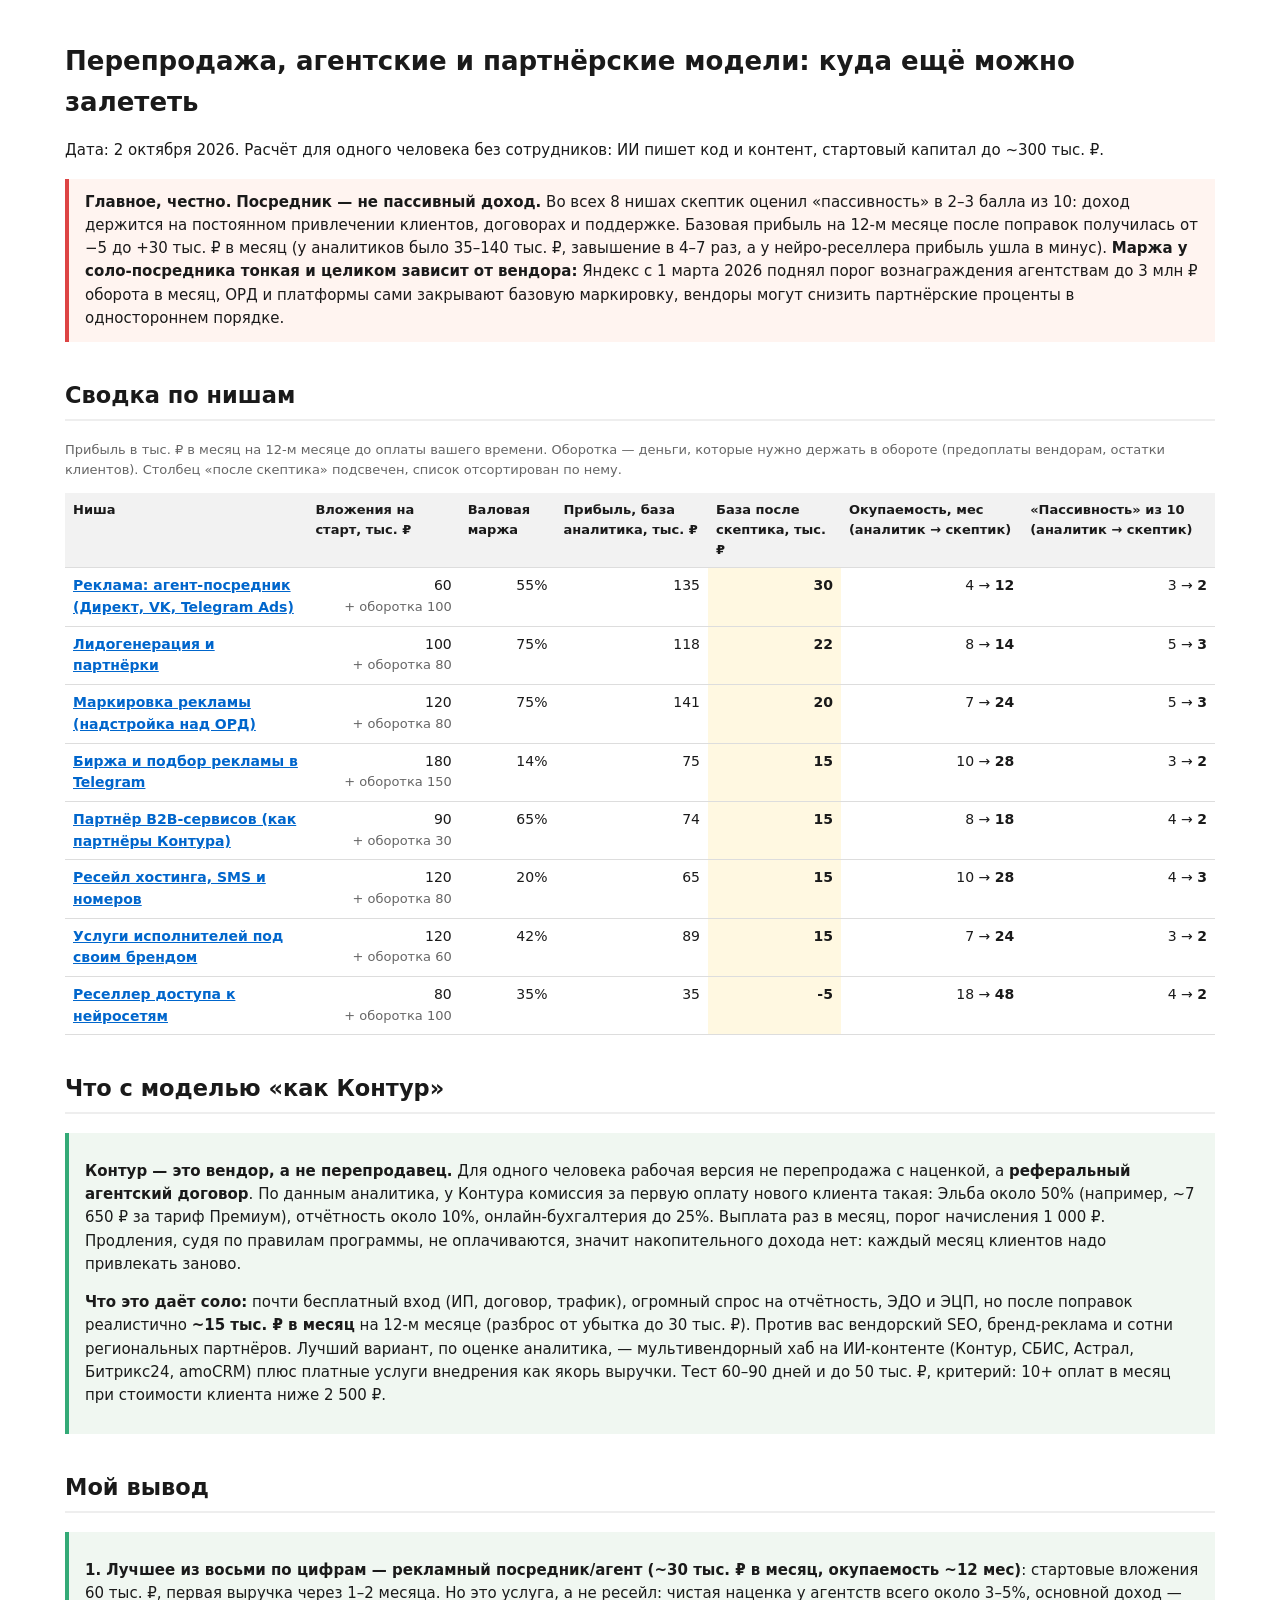
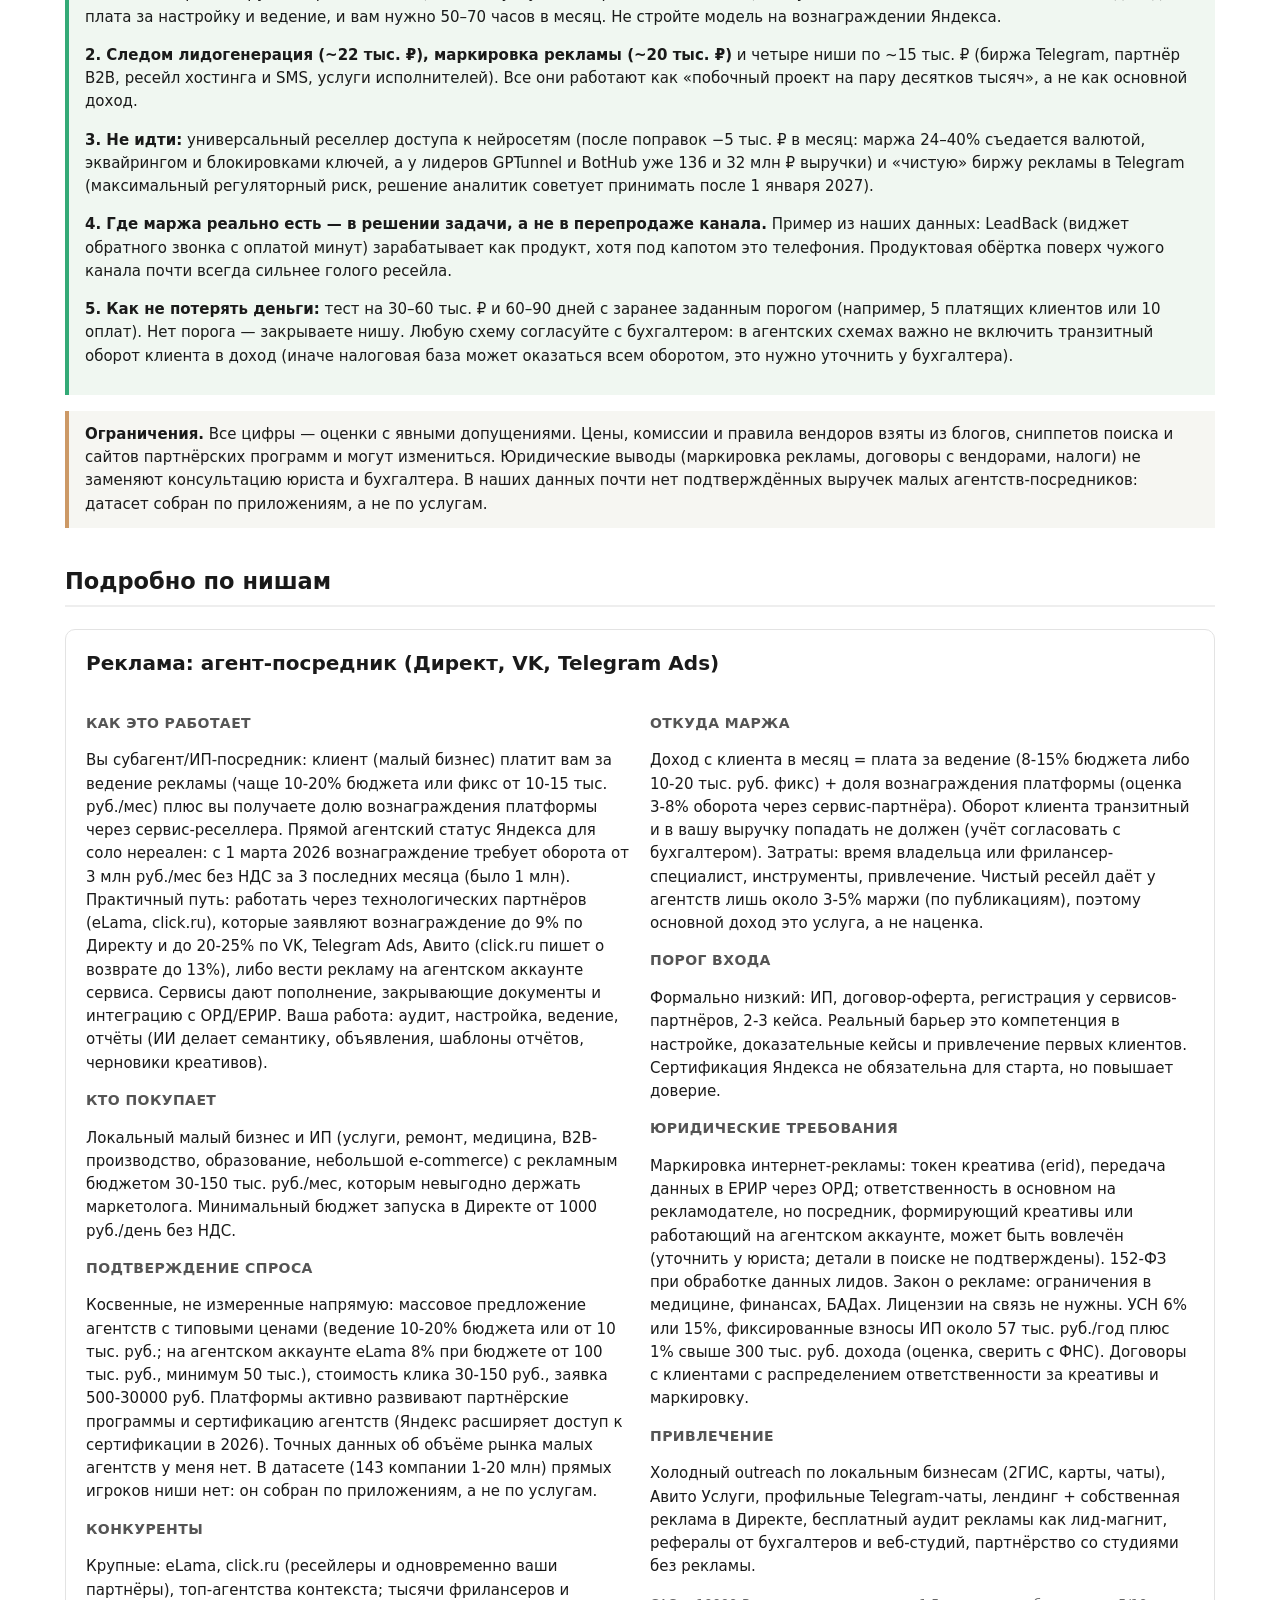
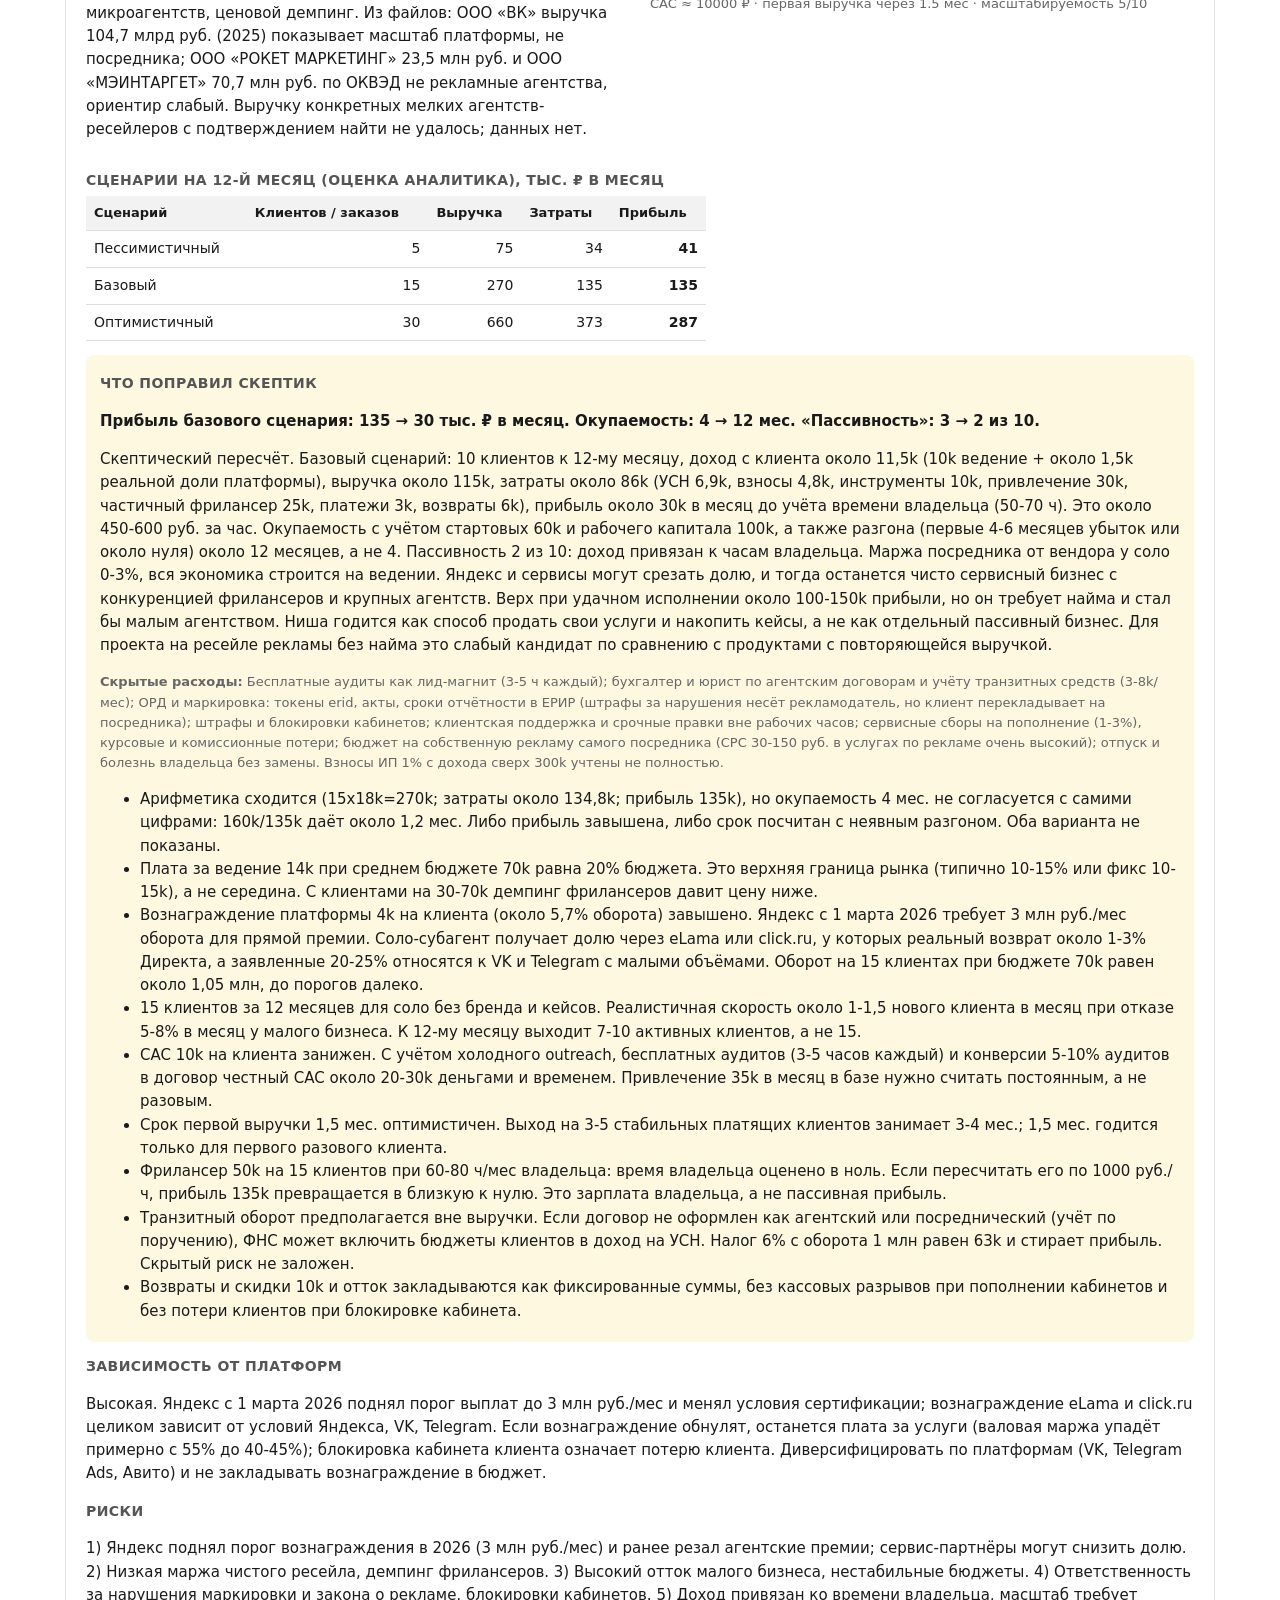
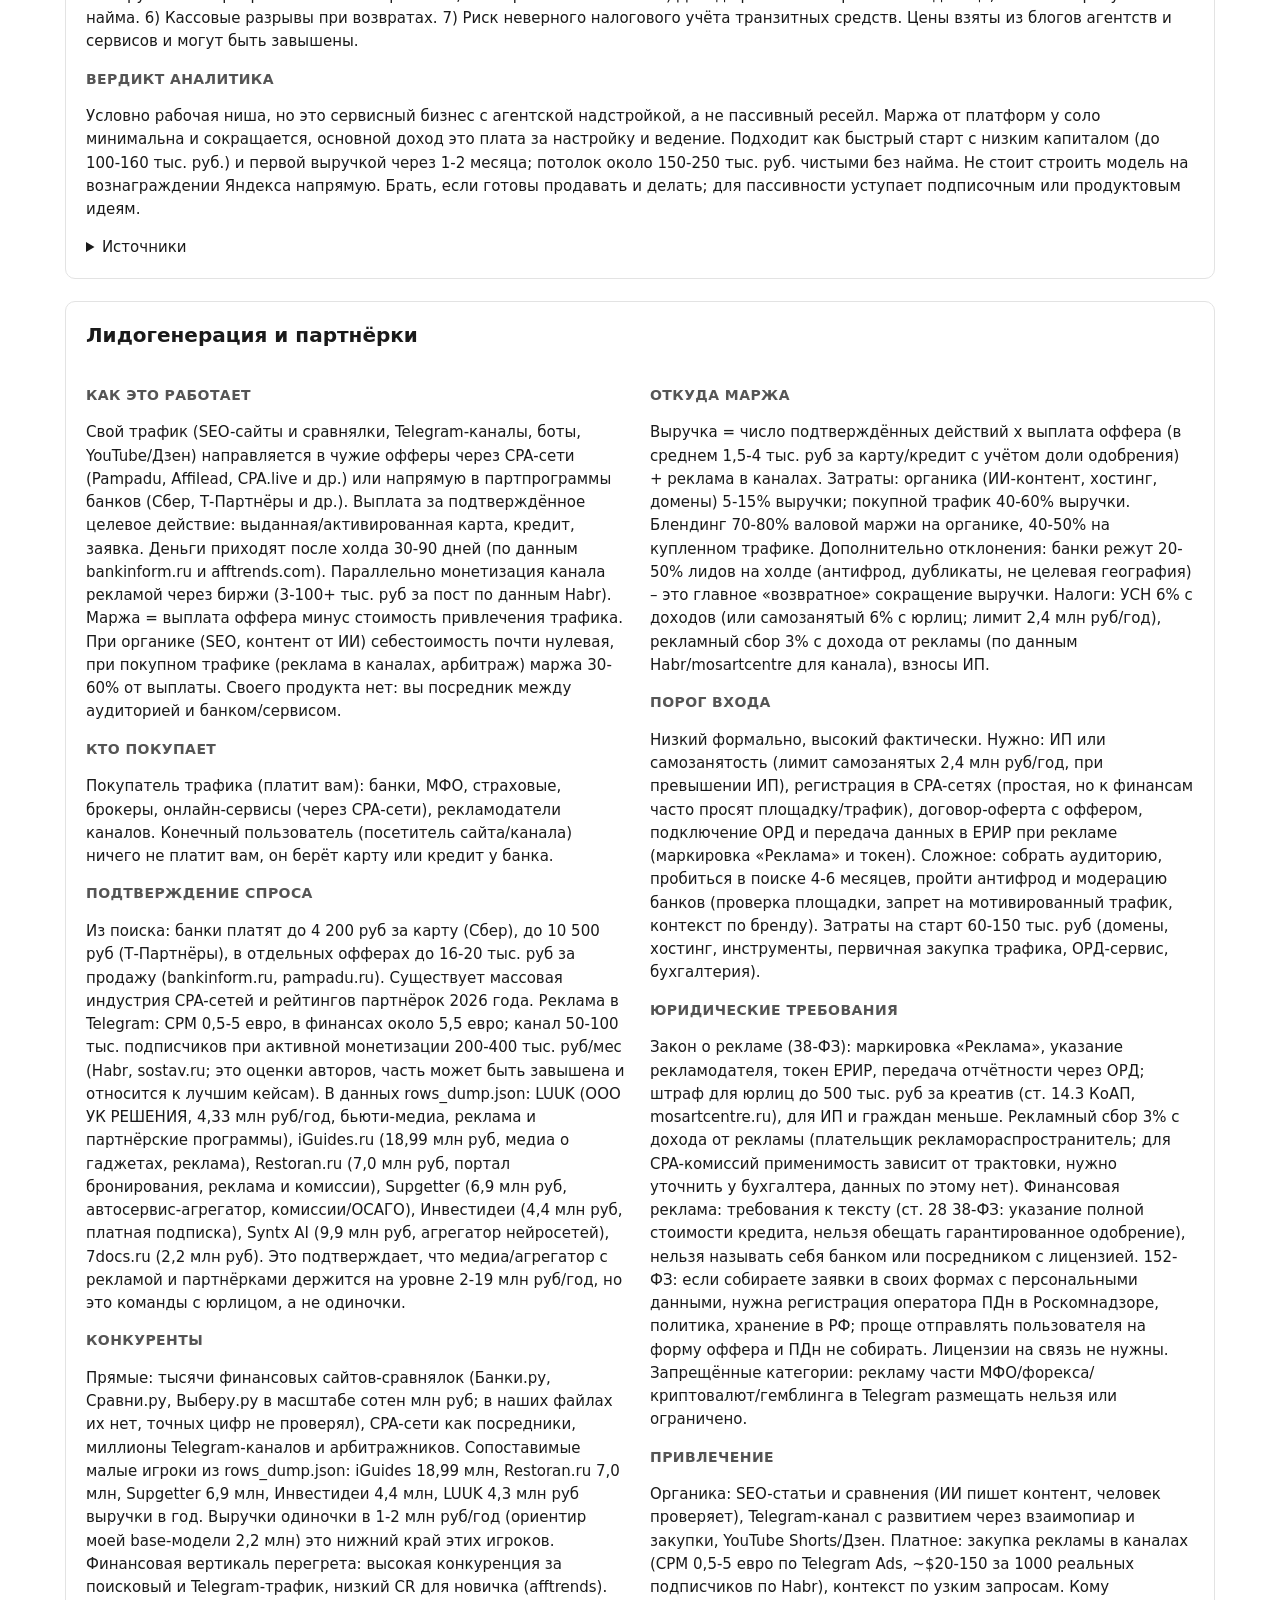
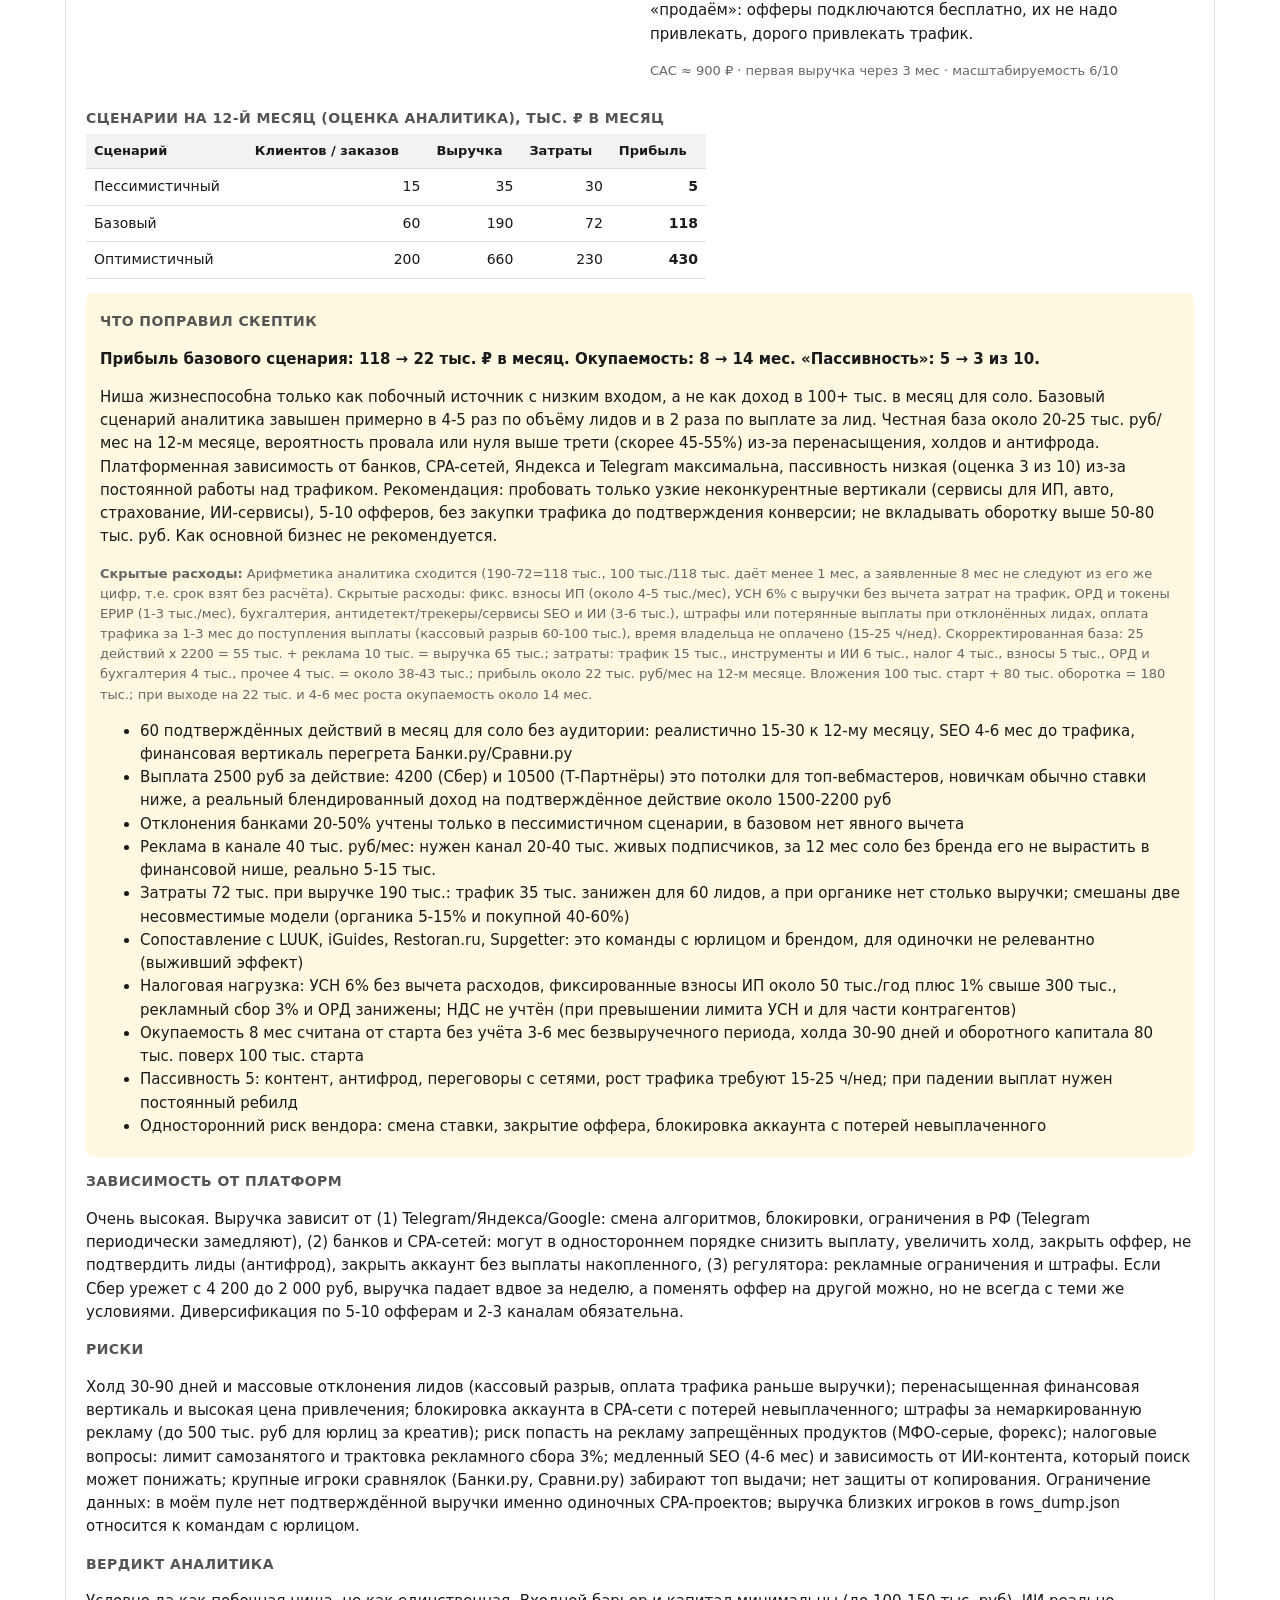
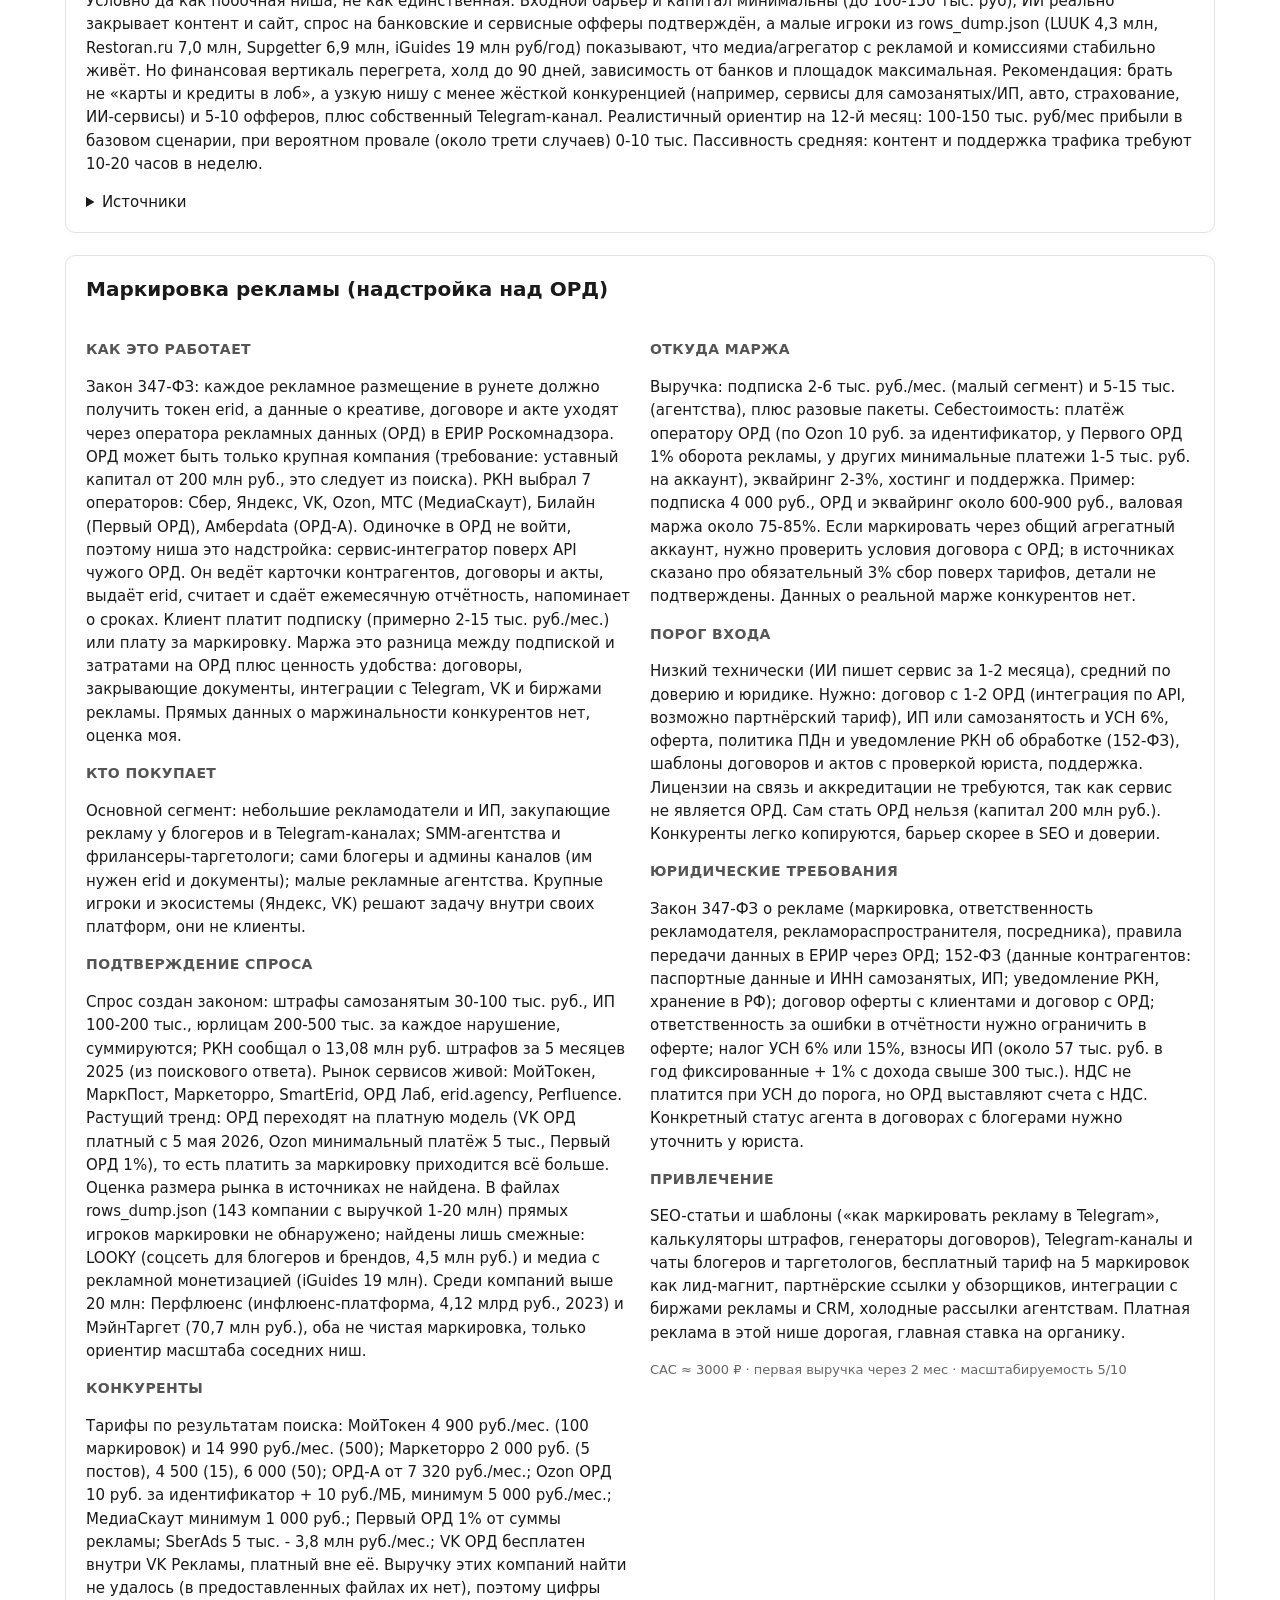
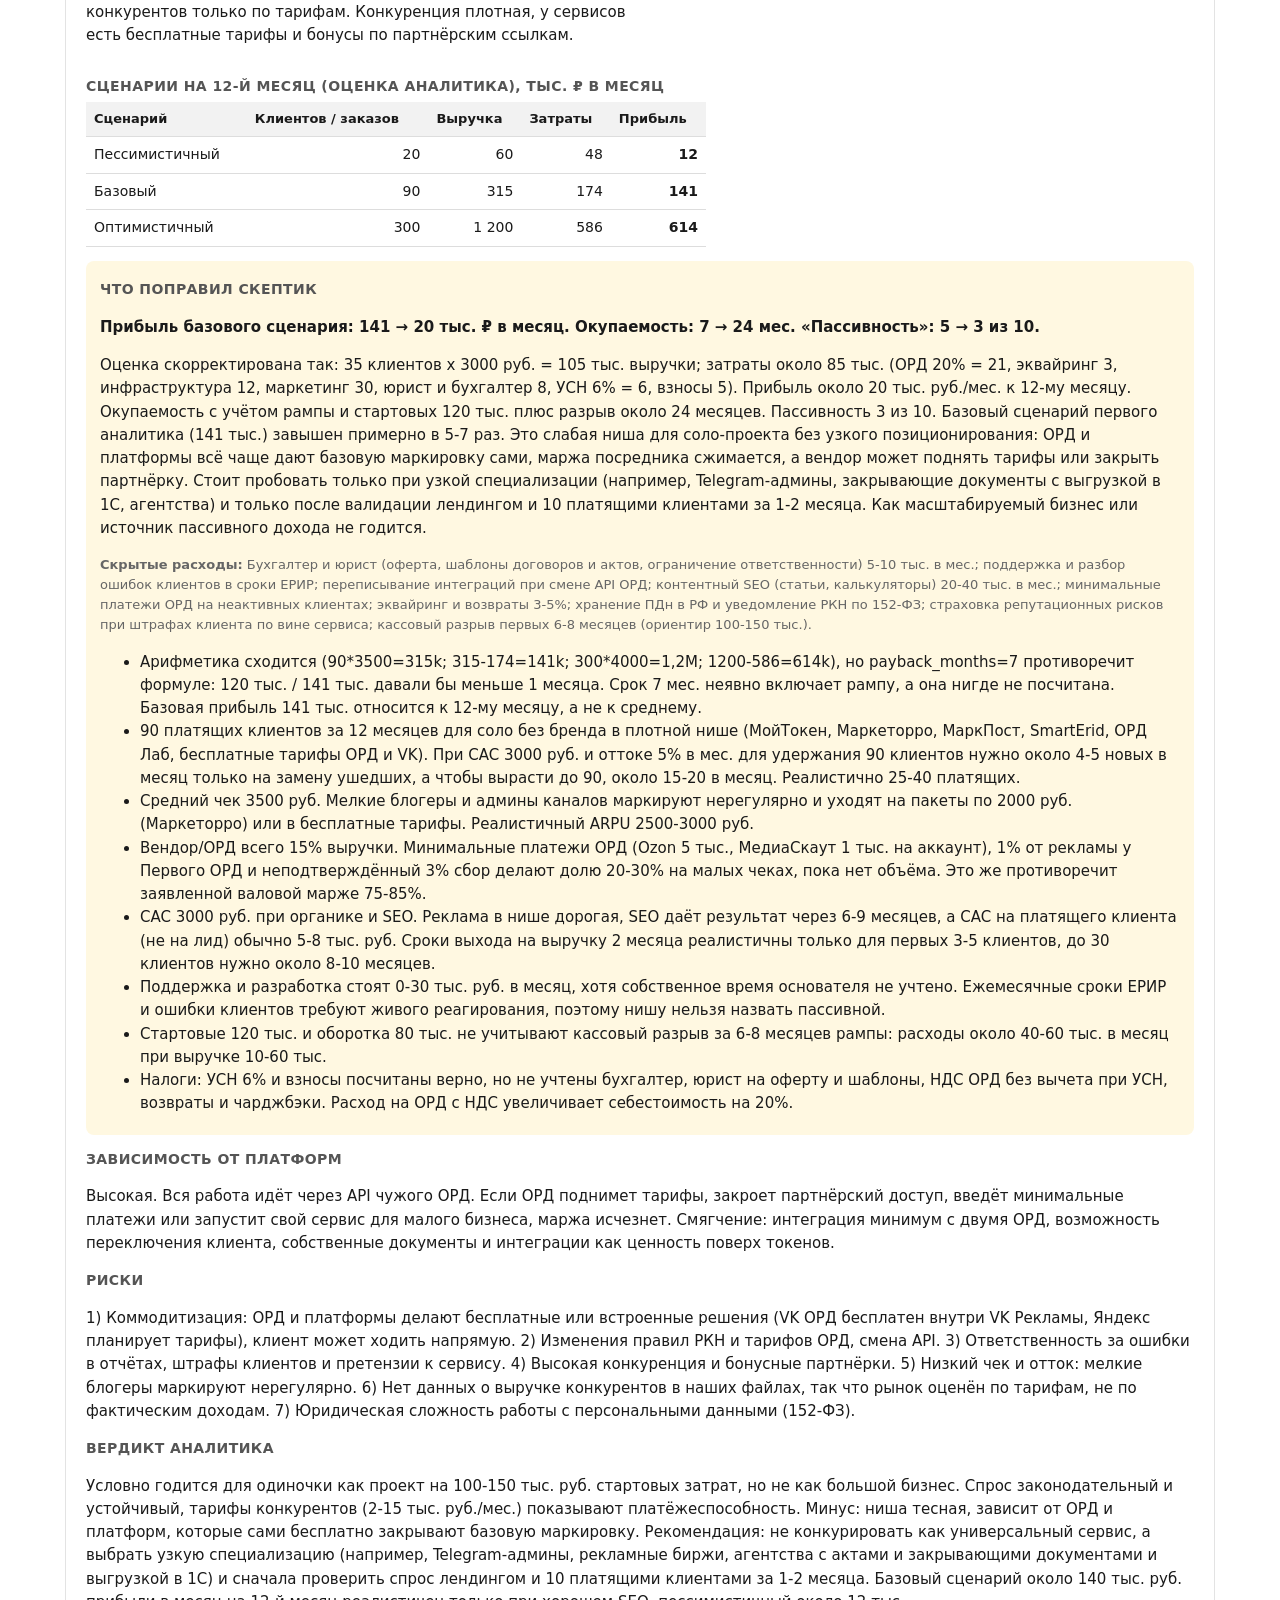
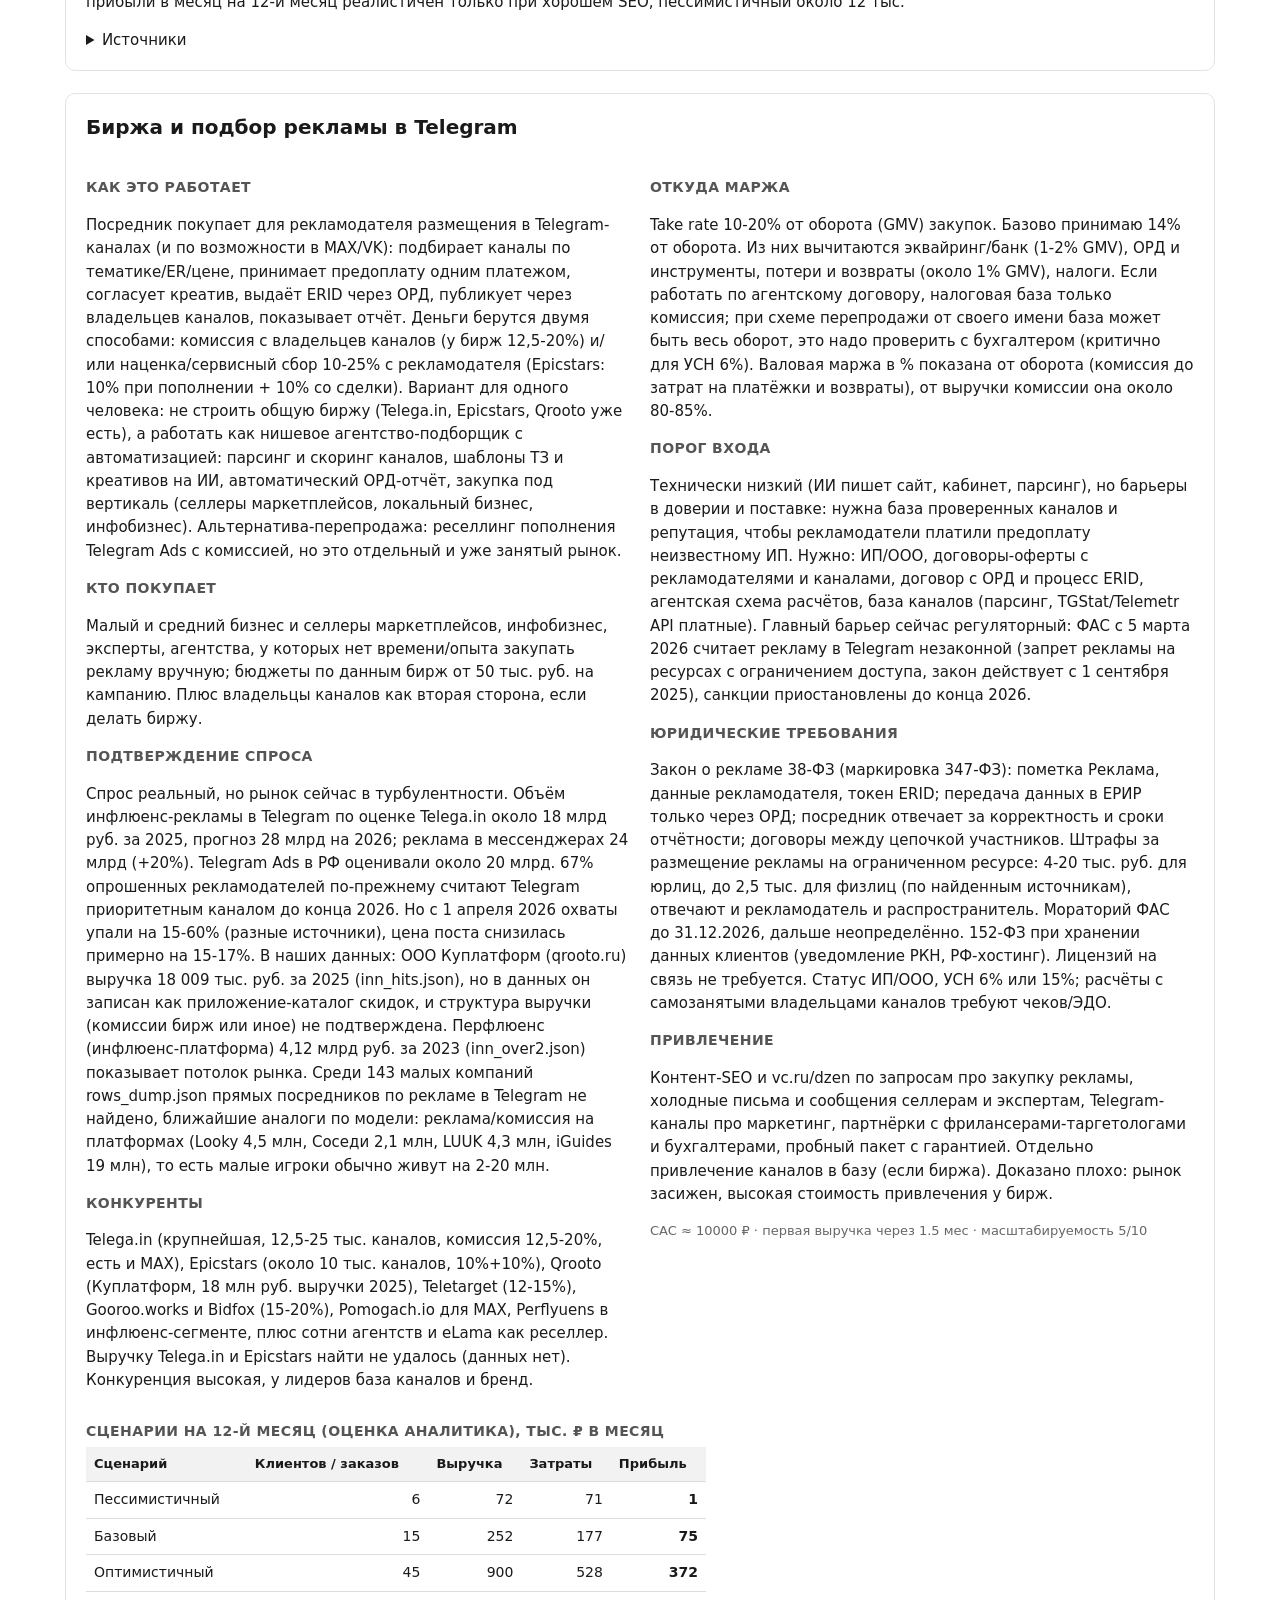
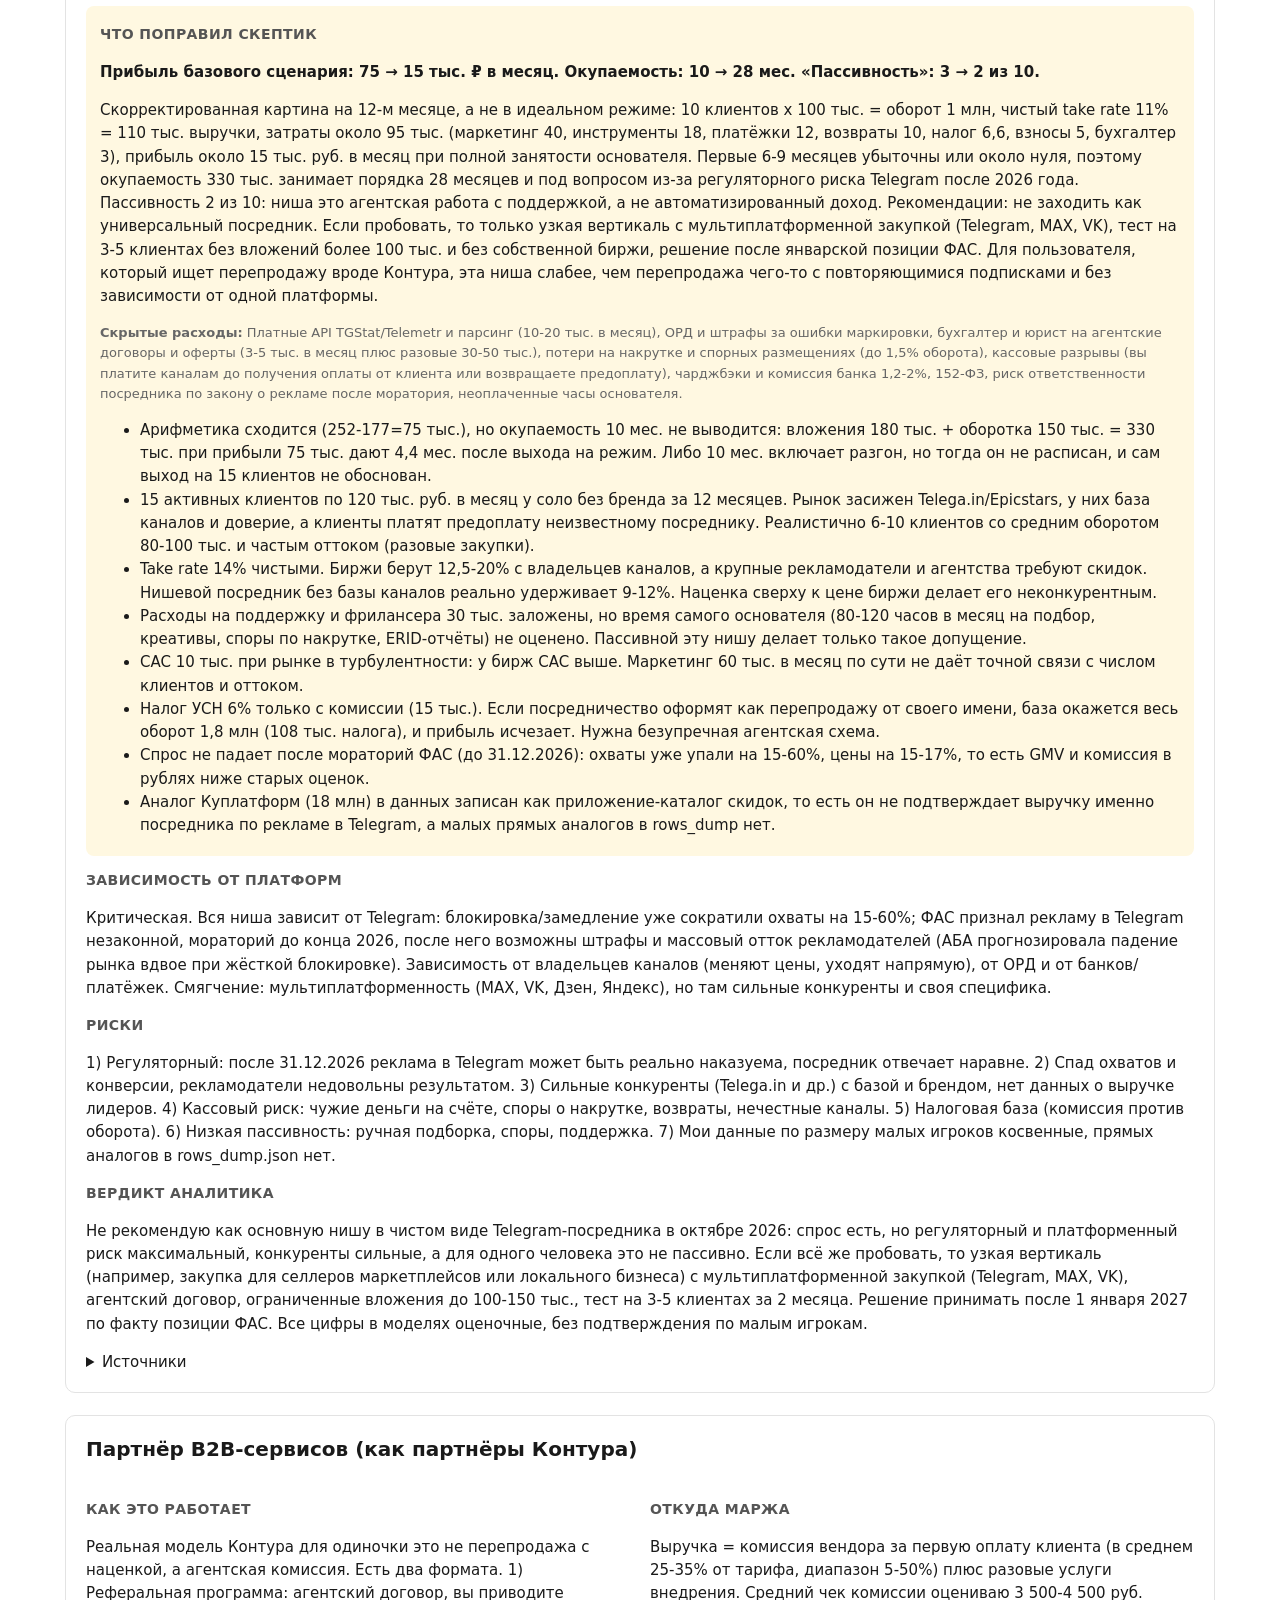
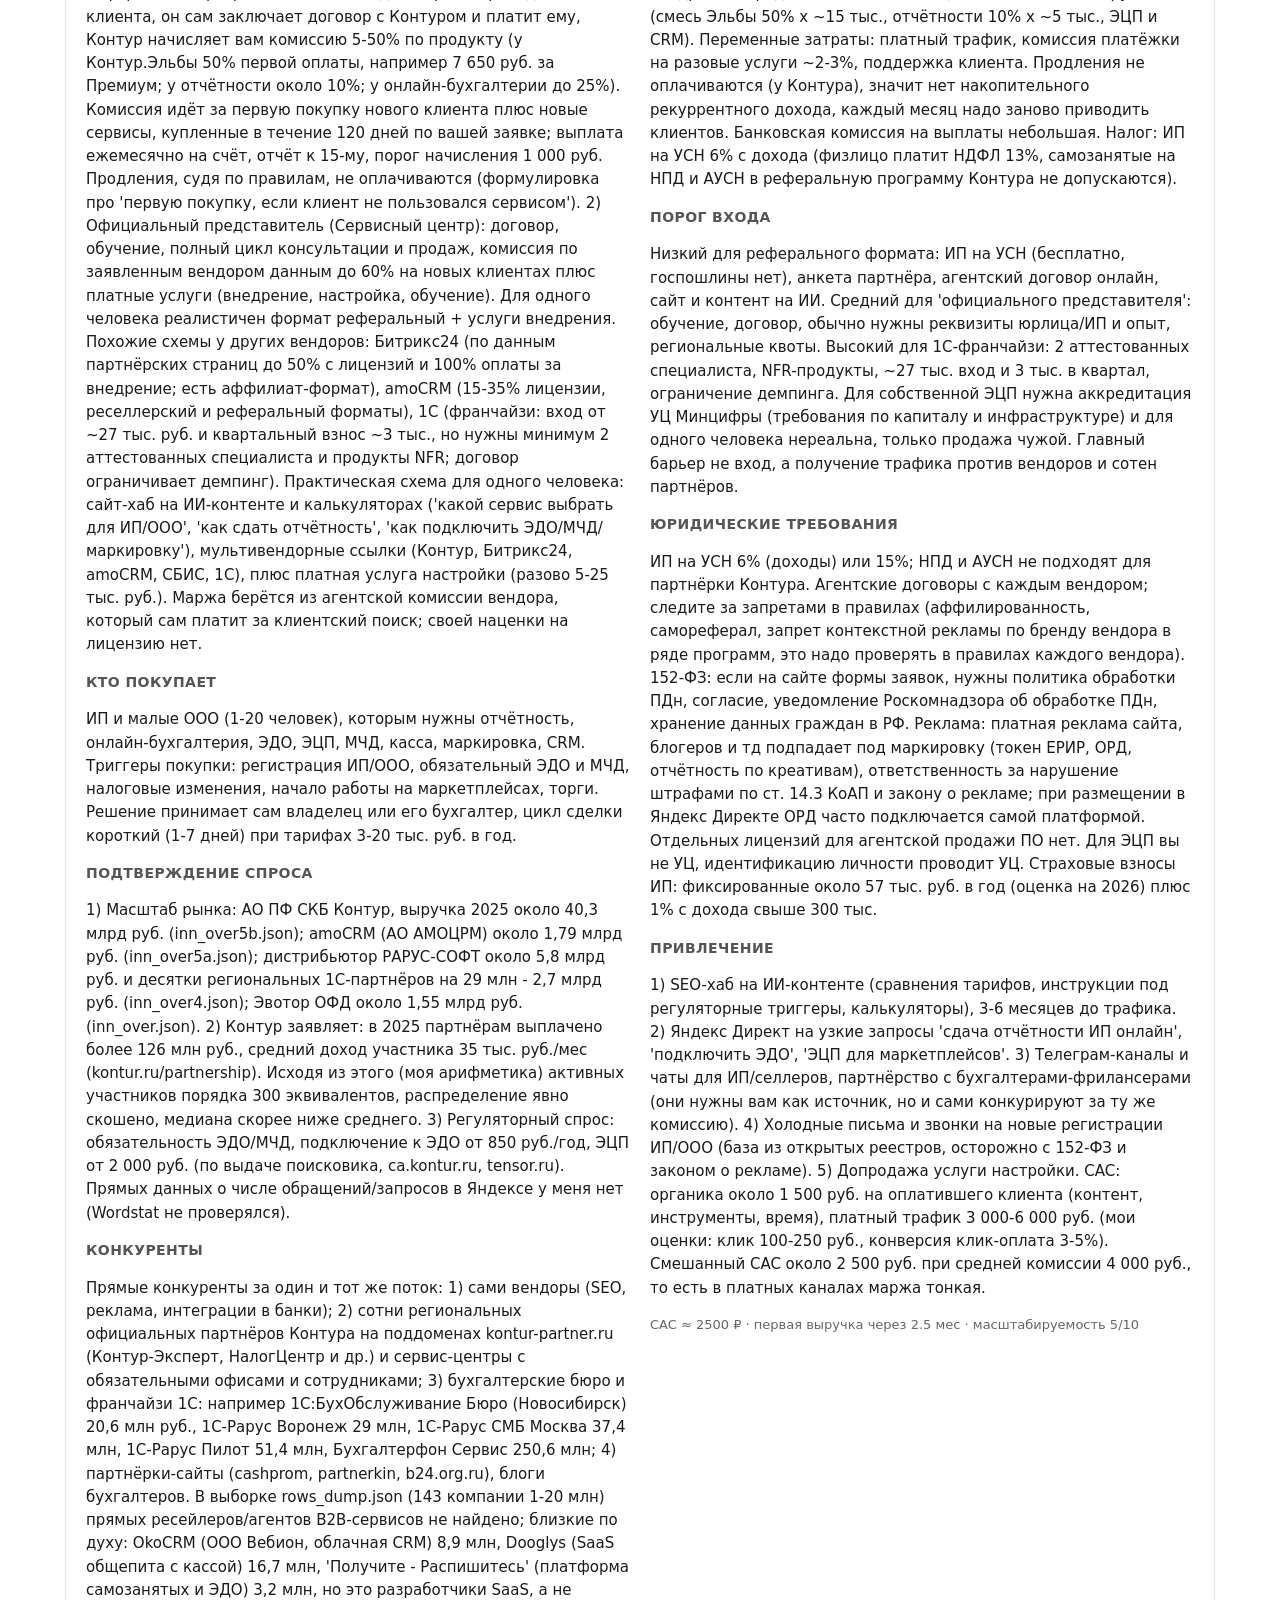
<file: resell_niches_report.html>
<!doctype html><html lang=ru><meta charset=utf-8><meta name=viewport content="width=device-width,initial-scale=1"><title>Перепродажа и агентские модели: ниши</title>
<style>body{font:15px/1.55 system-ui,sans-serif;margin:auto;padding:24px;max-width:1150px;color:#1a1a1a;background:#fff}h1{font-size:26px}h2{margin-top:36px;border-bottom:2px solid #eee;padding-bottom:6px}h3{margin-top:0;font-size:20px}h4{margin:14px 0 4px;font-size:14px;color:#555;text-transform:uppercase;letter-spacing:.03em}
.note{background:#f6f6f2;border-left:4px solid #c96;padding:12px 16px;margin:16px 0}.warn{background:#fff4f0;border-left:4px solid #d44;padding:12px 16px;margin:16px 0}.ok{background:#f0f7f1;border-left:4px solid #3a7;padding:12px 16px;margin:16px 0}
table{border-collapse:collapse;width:100%}th,td{border-bottom:1px solid #ddd;padding:7px 8px;text-align:left;vertical-align:top;font-size:14px}th{background:#f2f2f2;font-size:13px}.r{text-align:right;white-space:nowrap}.s{color:#666;font-size:13px}.hl{background:#fff8e1;font-weight:600}
section{border:1px solid #e3e3e3;border-radius:10px;padding:18px 20px;margin:22px 0}.grid{display:grid;grid-template-columns:1fr 1fr;gap:20px}.crit{background:#fff8e1;border-radius:8px;padding:4px 14px;margin:14px 0}table.m{max-width:620px}a{color:#06c}
@media(max-width:800px){.grid{grid-template-columns:1fr}}@media print{body{padding:0}section{break-inside:avoid}}</style>
<h1>Перепродажа, агентские и партнёрские модели: куда ещё можно залететь</h1>
<p>Дата: 2 октября 2026. Расчёт для одного человека без сотрудников: ИИ пишет код и контент, стартовый капитал до ~300 тыс. ₽.</p>
<div class=warn><b>Главное, честно.</b> <b>Посредник — не пассивный доход.</b> Во всех 8 нишах скептик оценил «пассивность» в 2–3 балла из 10: доход держится на постоянном привлечении клиентов, договорах и поддержке. Базовая прибыль на 12-м месяце после поправок получилась от −5 до +30 тыс. ₽ в месяц (у аналитиков было 35–140 тыс. ₽, завышение в 4–7 раз, а у нейро-реселлера прибыль ушла в минус). <b>Маржа у соло-посредника тонкая и целиком зависит от вендора:</b> Яндекс с 1 марта 2026 поднял порог вознаграждения агентствам до 3 млн ₽ оборота в месяц, ОРД и платформы сами закрывают базовую маркировку, вендоры могут снизить партнёрские проценты в одностороннем порядке.</div>
<h2>Сводка по нишам</h2>
<p class=s>Прибыль в тыс. ₽ в месяц на 12-м месяце до оплаты вашего времени. Оборотка — деньги, которые нужно держать в обороте (предоплаты вендорам, остатки клиентов). Столбец «после скептика» подсвечен, список отсортирован по нему.</p>
<table><tr><th>Ниша<th>Вложения на старт, тыс. ₽<th>Валовая маржа<th>Прибыль, база аналитика, тыс. ₽<th>База после скептика, тыс. ₽<th>Окупаемость, мес (аналитик → скептик)<th>«Пассивность» из 10 (аналитик → скептик)</tr><tr><td><a href='#ad-agency'><b>Реклама: агент-посредник (Директ, VK, Telegram Ads)</b></a></td><td class=r>60<div class=s>+ оборотка 100</div></td><td class=r>55%</td><td class=r>135</td><td class='r hl'>30</td><td class=r>4 → <b>12</b></td><td class=r>3 → <b>2</b></td></tr><tr><td><a href='#leadgen'><b>Лидогенерация и партнёрки</b></a></td><td class=r>100<div class=s>+ оборотка 80</div></td><td class=r>75%</td><td class=r>118</td><td class='r hl'>22</td><td class=r>8 → <b>14</b></td><td class=r>5 → <b>3</b></td></tr><tr><td><a href='#ord'><b>Маркировка рекламы (надстройка над ОРД)</b></a></td><td class=r>120<div class=s>+ оборотка 80</div></td><td class=r>75%</td><td class=r>141</td><td class='r hl'>20</td><td class=r>7 → <b>24</b></td><td class=r>5 → <b>3</b></td></tr><tr><td><a href='#tg-ads'><b>Биржа и подбор рекламы в Telegram</b></a></td><td class=r>180<div class=s>+ оборотка 150</div></td><td class=r>14%</td><td class=r>75</td><td class='r hl'>15</td><td class=r>10 → <b>28</b></td><td class=r>3 → <b>2</b></td></tr><tr><td><a href='#b2b-partner'><b>Партнёр B2B-сервисов (как партнёры Контура)</b></a></td><td class=r>90<div class=s>+ оборотка 30</div></td><td class=r>65%</td><td class=r>74</td><td class='r hl'>15</td><td class=r>8 → <b>18</b></td><td class=r>4 → <b>2</b></td></tr><tr><td><a href='#infra-resell'><b>Ресейл хостинга, SMS и номеров</b></a></td><td class=r>120<div class=s>+ оборотка 80</div></td><td class=r>20%</td><td class=r>65</td><td class='r hl'>15</td><td class=r>10 → <b>28</b></td><td class=r>4 → <b>3</b></td></tr><tr><td><a href='#productized'><b>Услуги исполнителей под своим брендом</b></a></td><td class=r>120<div class=s>+ оборотка 60</div></td><td class=r>42%</td><td class=r>89</td><td class='r hl'>15</td><td class=r>7 → <b>24</b></td><td class=r>3 → <b>2</b></td></tr><tr><td><a href='#ai-reseller'><b>Реселлер доступа к нейросетям</b></a></td><td class=r>80<div class=s>+ оборотка 100</div></td><td class=r>35%</td><td class=r>35</td><td class='r hl'>-5</td><td class=r>18 → <b>48</b></td><td class=r>4 → <b>2</b></td></tr></table>
<h2>Что с моделью «как Контур»</h2>
<div class=ok><p><b>Контур — это вендор, а не перепродавец.</b> Для одного человека рабочая версия не перепродажа с наценкой, а <b>реферальный агентский договор</b>. По данным аналитика, у Контура комиссия за первую оплату нового клиента такая: Эльба около 50% (например, ~7 650 ₽ за тариф Премиум), отчётность около 10%, онлайн-бухгалтерия до 25%. Выплата раз в месяц, порог начисления 1 000 ₽. Продления, судя по правилам программы, не оплачиваются, значит накопительного дохода нет: каждый месяц клиентов надо привлекать заново.</p>
<p><b>Что это даёт соло:</b> почти бесплатный вход (ИП, договор, трафик), огромный спрос на отчётность, ЭДО и ЭЦП, но после поправок реалистично <b>~15 тыс. ₽ в месяц</b> на 12-м месяце (разброс от убытка до 30 тыс. ₽). Против вас вендорский SEO, бренд-реклама и сотни региональных партнёров. Лучший вариант, по оценке аналитика, — мультивендорный хаб на ИИ-контенте (Контур, СБИС, Астрал, Битрикс24, amoCRM) плюс платные услуги внедрения как якорь выручки. Тест 60–90 дней и до 50 тыс. ₽, критерий: 10+ оплат в месяц при стоимости клиента ниже 2 500 ₽.</p></div>
<h2>Мой вывод</h2>
<div class=ok>
<p><b>1. Лучшее из восьми по цифрам — рекламный посредник/агент (~30 тыс. ₽ в месяц, окупаемость ~12 мес)</b>: стартовые вложения 60 тыс. ₽, первая выручка через 1–2 месяца. Но это услуга, а не ресейл: чистая наценка у агентств всего около 3–5%, основной доход — плата за настройку и ведение, и вам нужно 50–70 часов в месяц. Не стройте модель на вознаграждении Яндекса.</p>
<p><b>2. Следом лидогенерация (~22 тыс. ₽), маркировка рекламы (~20 тыс. ₽)</b> и четыре ниши по ~15 тыс. ₽ (биржа Telegram, партнёр B2B, ресейл хостинга и SMS, услуги исполнителей). Все они работают как «побочный проект на пару десятков тысяч», а не как основной доход.</p>
<p><b>3. Не идти:</b> универсальный реселлер доступа к нейросетям (после поправок −5 тыс. ₽ в месяц: маржа 24–40% съедается валютой, эквайрингом и блокировками ключей, а у лидеров GPTunnel и BotHub уже 136 и 32 млн ₽ выручки) и «чистую» биржу рекламы в Telegram (максимальный регуляторный риск, решение аналитик советует принимать после 1 января 2027).</p>
<p><b>4. Где маржа реально есть — в решении задачи, а не в перепродаже канала.</b> Пример из наших данных: LeadBack (виджет обратного звонка с оплатой минут) зарабатывает как продукт, хотя под капотом это телефония. Продуктовая обёртка поверх чужого канала почти всегда сильнее голого ресейла.</p>
<p><b>5. Как не потерять деньги:</b> тест на 30–60 тыс. ₽ и 60–90 дней с заранее заданным порогом (например, 5 платящих клиентов или 10 оплат). Нет порога — закрываете нишу. Любую схему согласуйте с бухгалтером: в агентских схемах важно не включить транзитный оборот клиента в доход (иначе налоговая база может оказаться всем оборотом, это нужно уточнить у бухгалтера).</p></div>
<div class=note><b>Ограничения.</b> Все цифры — оценки с явными допущениями. Цены, комиссии и правила вендоров взяты из блогов, сниппетов поиска и сайтов партнёрских программ и могут измениться. Юридические выводы (маркировка рекламы, договоры с вендорами, налоги) не заменяют консультацию юриста и бухгалтера. В наших данных почти нет подтверждённых выручек малых агентств-посредников: датасет собран по приложениям, а не по услугам.</div>
<h2>Подробно по нишам</h2><section id=ad-agency><h3>Реклама: агент-посредник (Директ, VK, Telegram Ads)</h3>
<div class=grid><div><h4>Как это работает</h4><p>Вы субагент/ИП-посредник: клиент (малый бизнес) платит вам за ведение рекламы (чаще 10-20% бюджета или фикс от 10-15 тыс. руб./мес) плюс вы получаете долю вознаграждения платформы через сервис-реселлера. Прямой агентский статус Яндекса для соло нереален: с 1 марта 2026 вознаграждение требует оборота от 3 млн руб./мес без НДС за 3 последних месяца (было 1 млн). Практичный путь: работать через технологических партнёров (eLama, click.ru), которые заявляют вознаграждение до 9% по Директу и до 20-25% по VK, Telegram Ads, Авито (click.ru пишет о возврате до 13%), либо вести рекламу на агентском аккаунте сервиса. Сервисы дают пополнение, закрывающие документы и интеграцию с ОРД/ЕРИР. Ваша работа: аудит, настройка, ведение, отчёты (ИИ делает семантику, объявления, шаблоны отчётов, черновики креативов).</p><h4>Кто покупает</h4><p>Локальный малый бизнес и ИП (услуги, ремонт, медицина, B2B-производство, образование, небольшой e-commerce) с рекламным бюджетом 30-150 тыс. руб./мес, которым невыгодно держать маркетолога. Минимальный бюджет запуска в Директе от 1000 руб./день без НДС.</p><h4>Подтверждение спроса</h4><p>Косвенные, не измеренные напрямую: массовое предложение агентств с типовыми ценами (ведение 10-20% бюджета или от 10 тыс. руб.; на агентском аккаунте eLama 8% при бюджете от 100 тыс. руб., минимум 50 тыс.), стоимость клика 30-150 руб., заявка 500-30000 руб. Платформы активно развивают партнёрские программы и сертификацию агентств (Яндекс расширяет доступ к сертификации в 2026). Точных данных об объёме рынка малых агентств у меня нет. В датасете (143 компании 1-20 млн) прямых игроков ниши нет: он собран по приложениям, а не по услугам.</p><h4>Конкуренты</h4><p>Крупные: eLama, click.ru (ресейлеры и одновременно ваши партнёры), топ-агентства контекста; тысячи фрилансеров и микроагентств, ценовой демпинг. Из файлов: ООО «ВК» выручка 104,7 млрд руб. (2025) показывает масштаб платформы, не посредника; ООО «РОКЕТ МАРКЕТИНГ» 23,5 млн руб. и ООО «МЭИНТАРГЕТ» 70,7 млн руб. по ОКВЭД не рекламные агентства, ориентир слабый. Выручку конкретных мелких агентств-ресейлеров с подтверждением найти не удалось; данных нет.</p></div>
<div><h4>Откуда маржа</h4><p>Доход с клиента в месяц = плата за ведение (8-15% бюджета либо 10-20 тыс. руб. фикс) + доля вознаграждения платформы (оценка 3-8% оборота через сервис-партнёра). Оборот клиента транзитный и в вашу выручку попадать не должен (учёт согласовать с бухгалтером). Затраты: время владельца или фрилансер-специалист, инструменты, привлечение. Чистый ресейл даёт у агентств лишь около 3-5% маржи (по публикациям), поэтому основной доход это услуга, а не наценка.</p><h4>Порог входа</h4><p>Формально низкий: ИП, договор-оферта, регистрация у сервисов-партнёров, 2-3 кейса. Реальный барьер это компетенция в настройке, доказательные кейсы и привлечение первых клиентов. Сертификация Яндекса не обязательна для старта, но повышает доверие.</p><h4>Юридические требования</h4><p>Маркировка интернет-рекламы: токен креатива (erid), передача данных в ЕРИР через ОРД; ответственность в основном на рекламодателе, но посредник, формирующий креативы или работающий на агентском аккаунте, может быть вовлечён (уточнить у юриста; детали в поиске не подтверждены). 152-ФЗ при обработке данных лидов. Закон о рекламе: ограничения в медицине, финансах, БАДах. Лицензии на связь не нужны. УСН 6% или 15%, фиксированные взносы ИП около 57 тыс. руб./год плюс 1% свыше 300 тыс. руб. дохода (оценка, сверить с ФНС). Договоры с клиентами с распределением ответственности за креативы и маркировку.</p><h4>Привлечение</h4><p>Холодный outreach по локальным бизнесам (2ГИС, карты, чаты), Авито Услуги, профильные Telegram-чаты, лендинг + собственная реклама в Директе, бесплатный аудит рекламы как лид-магнит, рефералы от бухгалтеров и веб-студий, партнёрство со студиями без рекламы.</p><p class=s>CAC ≈ 10000 ₽ · первая выручка через 1.5 мес · масштабируемость 5/10</p></div></div>
<h4>Сценарии на 12-й месяц (оценка аналитика), тыс. ₽ в месяц</h4>
<table class=m><tr><th>Сценарий<th>Клиентов / заказов<th>Выручка<th>Затраты<th>Прибыль</tr><tr><td>Пессимистичный</td><td class=r>5</td><td class=r>75</td><td class=r>34</td><td class=r><b>41</b></td></tr><tr><td>Базовый</td><td class=r>15</td><td class=r>270</td><td class=r>135</td><td class=r><b>135</b></td></tr><tr><td>Оптимистичный</td><td class=r>30</td><td class=r>660</td><td class=r>373</td><td class=r><b>287</b></td></tr></table>
<div class=crit><h4>Что поправил скептик</h4><p><b>Прибыль базового сценария: 135 → 30 тыс. ₽ в месяц. Окупаемость: 4 → 12 мес. «Пассивность»: 3 → 2 из 10.</b></p><p>Скептический пересчёт. Базовый сценарий: 10 клиентов к 12-му месяцу, доход с клиента около 11,5k (10k ведение + около 1,5k реальной доли платформы), выручка около 115k, затраты около 86k (УСН 6,9k, взносы 4,8k, инструменты 10k, привлечение 30k, частичный фрилансер 25k, платежи 3k, возвраты 6k), прибыль около 30k в месяц до учёта времени владельца (50-70 ч). Это около 450-600 руб. за час. Окупаемость с учётом стартовых 60k и рабочего капитала 100k, а также разгона (первые 4-6 месяцев убыток или около нуля) около 12 месяцев, а не 4. Пассивность 2 из 10: доход привязан к часам владельца. Маржа посредника от вендора у соло 0-3%, вся экономика строится на ведении. Яндекс и сервисы могут срезать долю, и тогда останется чисто сервисный бизнес с конкуренцией фрилансеров и крупных агентств. Верх при удачном исполнении около 100-150k прибыли, но он требует найма и стал бы малым агентством. Ниша годится как способ продать свои услуги и накопить кейсы, а не как отдельный пассивный бизнес. Для проекта на ресейле рекламы без найма это слабый кандидат по сравнению с продуктами с повторяющейся выручкой.</p><p class=s><b>Скрытые расходы:</b> Бесплатные аудиты как лид-магнит (3-5 ч каждый); бухгалтер и юрист по агентским договорам и учёту транзитных средств (3-8k/мес); ОРД и маркировка: токены erid, акты, сроки отчётности в ЕРИР (штрафы за нарушения несёт рекламодатель, но клиент перекладывает на посредника); штрафы и блокировки кабинетов; клиентская поддержка и срочные правки вне рабочих часов; сервисные сборы на пополнение (1-3%), курсовые и комиссионные потери; бюджет на собственную рекламу самого посредника (CPC 30-150 руб. в услугах по рекламе очень высокий); отпуск и болезнь владельца без замены. Взносы ИП 1% с дохода сверх 300k учтены не полностью.</p><ul><li>Арифметика сходится (15x18k=270k; затраты около 134,8k; прибыль 135k), но окупаемость 4 мес. не согласуется с самими цифрами: 160k/135k даёт около 1,2 мес. Либо прибыль завышена, либо срок посчитан с неявным разгоном. Оба варианта не показаны.</li><li>Плата за ведение 14k при среднем бюджете 70k равна 20% бюджета. Это верхняя граница рынка (типично 10-15% или фикс 10-15k), а не середина. С клиентами на 30-70k демпинг фрилансеров давит цену ниже.</li><li>Вознаграждение платформы 4k на клиента (около 5,7% оборота) завышено. Яндекс с 1 марта 2026 требует 3 млн руб./мес оборота для прямой премии. Соло-субагент получает долю через eLama или click.ru, у которых реальный возврат около 1-3% Директа, а заявленные 20-25% относятся к VK и Telegram с малыми объёмами. Оборот на 15 клиентах при бюджете 70k равен около 1,05 млн, до порогов далеко.</li><li>15 клиентов за 12 месяцев для соло без бренда и кейсов. Реалистичная скорость около 1-1,5 нового клиента в месяц при отказе 5-8% в месяц у малого бизнеса. К 12-му месяцу выходит 7-10 активных клиентов, а не 15.</li><li>CAC 10k на клиента занижен. С учётом холодного outreach, бесплатных аудитов (3-5 часов каждый) и конверсии 5-10% аудитов в договор честный CAC около 20-30k деньгами и временем. Привлечение 35k в месяц в базе нужно считать постоянным, а не разовым.</li><li>Срок первой выручки 1,5 мес. оптимистичен. Выход на 3-5 стабильных платящих клиентов занимает 3-4 мес.; 1,5 мес. годится только для первого разового клиента.</li><li>Фрилансер 50k на 15 клиентов при 60-80 ч/мес владельца: время владельца оценено в ноль. Если пересчитать его по 1000 руб./ч, прибыль 135k превращается в близкую к нулю. Это зарплата владельца, а не пассивная прибыль.</li><li>Транзитный оборот предполагается вне выручки. Если договор не оформлен как агентский или посреднический (учёт по поручению), ФНС может включить бюджеты клиентов в доход на УСН. Налог 6% с оборота 1 млн равен 63k и стирает прибыль. Скрытый риск не заложен.</li><li>Возвраты и скидки 10k и отток закладываются как фиксированные суммы, без кассовых разрывов при пополнении кабинетов и без потери клиентов при блокировке кабинета.</li></ul></div>
<h4>Зависимость от платформ</h4><p>Высокая. Яндекс с 1 марта 2026 поднял порог выплат до 3 млн руб./мес и менял условия сертификации; вознаграждение eLama и click.ru целиком зависит от условий Яндекса, VK, Telegram. Если вознаграждение обнулят, останется плата за услуги (валовая маржа упадёт примерно с 55% до 40-45%); блокировка кабинета клиента означает потерю клиента. Диверсифицировать по платформам (VK, Telegram Ads, Авито) и не закладывать вознаграждение в бюджет.</p><h4>Риски</h4><p>1) Яндекс поднял порог вознаграждения в 2026 (3 млн руб./мес) и ранее резал агентские премии; сервис-партнёры могут снизить долю. 2) Низкая маржа чистого ресейла, демпинг фрилансеров. 3) Высокий отток малого бизнеса, нестабильные бюджеты. 4) Ответственность за нарушения маркировки и закона о рекламе, блокировки кабинетов. 5) Доход привязан ко времени владельца, масштаб требует найма. 6) Кассовые разрывы при возвратах. 7) Риск неверного налогового учёта транзитных средств. Цены взяты из блогов агентств и сервисов и могут быть завышены.</p><h4>Вердикт аналитика</h4><p>Условно рабочая ниша, но это сервисный бизнес с агентской надстройкой, а не пассивный ресейл. Маржа от платформ у соло минимальна и сокращается, основной доход это плата за настройку и ведение. Подходит как быстрый старт с низким капиталом (до 100-160 тыс. руб.) и первой выручкой через 1-2 месяца; потолок около 150-250 тыс. руб. чистыми без найма. Не стоит строить модель на вознаграждении Яндекса напрямую. Брать, если готовы продавать и делать; для пассивности уступает подписочным или продуктовым идеям.</p><details><summary>Источники</summary><ul class=s><li>https://www.sostav.ru/publication/komissiya-razdora-chto-znachat-dlya-rynka-novye-pravila-yandeksa-35840.html</li><li>https://adpass.ru/direktiva-yandeksa-vyplaty-agentstvam-v-kontekstnoj-reklame-srezayut-pod-nol/</li><li>https://elama.ru/blog/povyshaem-procenty-za-direkt-i-target-dlya-novyh-klientov-i-vvodim-voznagrazhdenie-po-telegram-ads-dlya-vseh/</li><li>https://elama.ru/partners/?ab=1</li><li>https://partners.click.ru/yadirect</li><li>https://callibri.ru/blog/novye-usloviya-partnerskoy-programmy-yandeksa-dlya-agentstv</li><li>https://habr.com/ru/news/1006948/</li><li>https://elama.ru/blog/iz-chego-skladyvaetsya-stoimost-reklamy-v-yandeks-direkte/</li></ul></details></section><section id=leadgen><h3>Лидогенерация и партнёрки</h3>
<div class=grid><div><h4>Как это работает</h4><p>Свой трафик (SEO-сайты и сравнялки, Telegram-каналы, боты, YouTube/Дзен) направляется в чужие офферы через CPA-сети (Pampadu, Affilead, CPA.live и др.) или напрямую в партпрограммы банков (Сбер, Т-Партнёры и др.). Выплата за подтверждённое целевое действие: выданная/активированная карта, кредит, заявка. Деньги приходят после холда 30-90 дней (по данным bankinform.ru и afftrends.com). Параллельно монетизация канала рекламой через биржи (3-100+ тыс. руб за пост по данным Habr). Маржа = выплата оффера минус стоимость привлечения трафика. При органике (SEO, контент от ИИ) себестоимость почти нулевая, при покупном трафике (реклама в каналах, арбитраж) маржа 30-60% от выплаты. Своего продукта нет: вы посредник между аудиторией и банком/сервисом.</p><h4>Кто покупает</h4><p>Покупатель трафика (платит вам): банки, МФО, страховые, брокеры, онлайн-сервисы (через CPA-сети), рекламодатели каналов. Конечный пользователь (посетитель сайта/канала) ничего не платит вам, он берёт карту или кредит у банка.</p><h4>Подтверждение спроса</h4><p>Из поиска: банки платят до 4 200 руб за карту (Сбер), до 10 500 руб (Т-Партнёры), в отдельных офферах до 16-20 тыс. руб за продажу (bankinform.ru, pampadu.ru). Существует массовая индустрия CPA-сетей и рейтингов партнёрок 2026 года. Реклама в Telegram: CPM 0,5-5 евро, в финансах около 5,5 евро; канал 50-100 тыс. подписчиков при активной монетизации 200-400 тыс. руб/мес (Habr, sostav.ru; это оценки авторов, часть может быть завышена и относится к лучшим кейсам). В данных rows_dump.json: LUUK (ООО УК РЕШЕНИЯ, 4,33 млн руб/год, бьюти-медиа, реклама и партнёрские программы), iGuides.ru (18,99 млн руб, медиа о гаджетах, реклама), Restoran.ru (7,0 млн руб, портал бронирования, реклама и комиссии), Supgetter (6,9 млн руб, автосервис-агрегатор, комиссии/ОСАГО), Инвестидеи (4,4 млн руб, платная подписка), Syntx AI (9,9 млн руб, агрегатор нейросетей), 7docs.ru (2,2 млн руб). Это подтверждает, что медиа/агрегатор с рекламой и партнёрками держится на уровне 2-19 млн руб/год, но это команды с юрлицом, а не одиночки.</p><h4>Конкуренты</h4><p>Прямые: тысячи финансовых сайтов-сравнялок (Банки.ру, Сравни.ру, Выберу.ру в масштабе сотен млн руб; в наших файлах их нет, точных цифр не проверял), CPA-сети как посредники, миллионы Telegram-каналов и арбитражников. Сопоставимые малые игроки из rows_dump.json: iGuides 18,99 млн, Restoran.ru 7,0 млн, Supgetter 6,9 млн, Инвестидеи 4,4 млн, LUUK 4,3 млн руб выручки в год. Выручки одиночки в 1-2 млн руб/год (ориентир моей base-модели 2,2 млн) это нижний край этих игроков. Финансовая вертикаль перегрета: высокая конкуренция за поисковый и Telegram-трафик, низкий CR для новичка (afftrends).</p></div>
<div><h4>Откуда маржа</h4><p>Выручка = число подтверждённых действий x выплата оффера (в среднем 1,5-4 тыс. руб за карту/кредит с учётом доли одобрения) + реклама в каналах. Затраты: органика (ИИ-контент, хостинг, домены) 5-15% выручки; покупной трафик 40-60% выручки. Блендинг 70-80% валовой маржи на органике, 40-50% на купленном трафике. Дополнительно отклонения: банки режут 20-50% лидов на холде (антифрод, дубликаты, не целевая география) – это главное «возвратное» сокращение выручки. Налоги: УСН 6% с доходов (или самозанятый 6% с юрлиц; лимит 2,4 млн руб/год), рекламный сбор 3% с дохода от рекламы (по данным Habr/mosartcentre для канала), взносы ИП.</p><h4>Порог входа</h4><p>Низкий формально, высокий фактически. Нужно: ИП или самозанятость (лимит самозанятых 2,4 млн руб/год, при превышении ИП), регистрация в CPA-сетях (простая, но к финансам часто просят площадку/трафик), договор-оферта с оффером, подключение ОРД и передача данных в ЕРИР при рекламе (маркировка «Реклама» и токен). Сложное: собрать аудиторию, пробиться в поиске 4-6 месяцев, пройти антифрод и модерацию банков (проверка площадки, запрет на мотивированный трафик, контекст по бренду). Затраты на старт 60-150 тыс. руб (домены, хостинг, инструменты, первичная закупка трафика, ОРД-сервис, бухгалтерия).</p><h4>Юридические требования</h4><p>Закон о рекламе (38-ФЗ): маркировка «Реклама», указание рекламодателя, токен ЕРИР, передача отчётности через ОРД; штраф для юрлиц до 500 тыс. руб за креатив (ст. 14.3 КоАП, mosartcentre.ru), для ИП и граждан меньше. Рекламный сбор 3% с дохода от рекламы (плательщик рекламораспространитель; для CPA-комиссий применимость зависит от трактовки, нужно уточнить у бухгалтера, данных по этому нет). Финансовая реклама: требования к тексту (ст. 28 38-ФЗ: указание полной стоимости кредита, нельзя обещать гарантированное одобрение), нельзя называть себя банком или посредником с лицензией. 152-ФЗ: если собираете заявки в своих формах с персональными данными, нужна регистрация оператора ПДн в Роскомнадзоре, политика, хранение в РФ; проще отправлять пользователя на форму оффера и ПДн не собирать. Лицензии на связь не нужны. Запрещённые категории: рекламу части МФО/форекса/криптовалют/гемблинга в Telegram размещать нельзя или ограничено.</p><h4>Привлечение</h4><p>Органика: SEO-статьи и сравнения (ИИ пишет контент, человек проверяет), Telegram-канал с развитием через взаимопиар и закупки, YouTube Shorts/Дзен. Платное: закупка рекламы в каналах (CPM 0,5-5 евро по Telegram Ads, ~$20-150 за 1000 реальных подписчиков по Habr), контекст по узким запросам. Кому «продаём»: офферы подключаются бесплатно, их не надо привлекать, дорого привлекать трафик.</p><p class=s>CAC ≈ 900 ₽ · первая выручка через 3 мес · масштабируемость 6/10</p></div></div>
<h4>Сценарии на 12-й месяц (оценка аналитика), тыс. ₽ в месяц</h4>
<table class=m><tr><th>Сценарий<th>Клиентов / заказов<th>Выручка<th>Затраты<th>Прибыль</tr><tr><td>Пессимистичный</td><td class=r>15</td><td class=r>35</td><td class=r>30</td><td class=r><b>5</b></td></tr><tr><td>Базовый</td><td class=r>60</td><td class=r>190</td><td class=r>72</td><td class=r><b>118</b></td></tr><tr><td>Оптимистичный</td><td class=r>200</td><td class=r>660</td><td class=r>230</td><td class=r><b>430</b></td></tr></table>
<div class=crit><h4>Что поправил скептик</h4><p><b>Прибыль базового сценария: 118 → 22 тыс. ₽ в месяц. Окупаемость: 8 → 14 мес. «Пассивность»: 5 → 3 из 10.</b></p><p>Ниша жизнеспособна только как побочный источник с низким входом, а не как доход в 100+ тыс. в месяц для соло. Базовый сценарий аналитика завышен примерно в 4-5 раз по объёму лидов и в 2 раза по выплате за лид. Честная база около 20-25 тыс. руб/мес на 12-м месяце, вероятность провала или нуля выше трети (скорее 45-55%) из-за перенасыщения, холдов и антифрода. Платформенная зависимость от банков, CPA-сетей, Яндекса и Telegram максимальна, пассивность низкая (оценка 3 из 10) из-за постоянной работы над трафиком. Рекомендация: пробовать только узкие неконкурентные вертикали (сервисы для ИП, авто, страхование, ИИ-сервисы), 5-10 офферов, без закупки трафика до подтверждения конверсии; не вкладывать оборотку выше 50-80 тыс. руб. Как основной бизнес не рекомендуется.</p><p class=s><b>Скрытые расходы:</b> Арифметика аналитика сходится (190-72=118 тыс., 100 тыс./118 тыс. даёт менее 1 мес, а заявленные 8 мес не следуют из его же цифр, т.е. срок взят без расчёта). Скрытые расходы: фикс. взносы ИП (около 4-5 тыс./мес), УСН 6% с выручки без вычета затрат на трафик, ОРД и токены ЕРИР (1-3 тыс./мес), бухгалтерия, антидетект/трекеры/сервисы SEO и ИИ (3-6 тыс.), штрафы или потерянные выплаты при отклонённых лидах, оплата трафика за 1-3 мес до поступления выплаты (кассовый разрыв 60-100 тыс.), время владельца не оплачено (15-25 ч/нед). Скорректированная база: 25 действий x 2200 = 55 тыс. + реклама 10 тыс. = выручка 65 тыс.; затраты: трафик 15 тыс., инструменты и ИИ 6 тыс., налог 4 тыс., взносы 5 тыс., ОРД и бухгалтерия 4 тыс., прочее 4 тыс. = около 38-43 тыс.; прибыль около 22 тыс. руб/мес на 12-м месяце. Вложения 100 тыс. старт + 80 тыс. оборотка = 180 тыс.; при выходе на 22 тыс. и 4-6 мес роста окупаемость около 14 мес.</p><ul><li>60 подтверждённых действий в месяц для соло без аудитории: реалистично 15-30 к 12-му месяцу, SEO 4-6 мес до трафика, финансовая вертикаль перегрета Банки.ру/Сравни.ру</li><li>Выплата 2500 руб за действие: 4200 (Сбер) и 10500 (Т-Партнёры) это потолки для топ-вебмастеров, новичкам обычно ставки ниже, а реальный блендированный доход на подтверждённое действие около 1500-2200 руб</li><li>Отклонения банками 20-50% учтены только в пессимистичном сценарии, в базовом нет явного вычета</li><li>Реклама в канале 40 тыс. руб/мес: нужен канал 20-40 тыс. живых подписчиков, за 12 мес соло без бренда его не вырастить в финансовой нише, реально 5-15 тыс.</li><li>Затраты 72 тыс. при выручке 190 тыс.: трафик 35 тыс. занижен для 60 лидов, а при органике нет столько выручки; смешаны две несовместимые модели (органика 5-15% и покупной 40-60%)</li><li>Сопоставление с LUUK, iGuides, Restoran.ru, Supgetter: это команды с юрлицом и брендом, для одиночки не релевантно (выживший эффект)</li><li>Налоговая нагрузка: УСН 6% без вычета расходов, фиксированные взносы ИП около 50 тыс./год плюс 1% свыше 300 тыс., рекламный сбор 3% и ОРД занижены; НДС не учтён (при превышении лимита УСН и для части контрагентов)</li><li>Окупаемость 8 мес считана от старта без учёта 3-6 мес безвыручечного периода, холда 30-90 дней и оборотного капитала 80 тыс. поверх 100 тыс. старта</li><li>Пассивность 5: контент, антифрод, переговоры с сетями, рост трафика требуют 15-25 ч/нед; при падении выплат нужен постоянный ребилд</li><li>Односторонний риск вендора: смена ставки, закрытие оффера, блокировка аккаунта с потерей невыплаченного</li></ul></div>
<h4>Зависимость от платформ</h4><p>Очень высокая. Выручка зависит от (1) Telegram/Яндекса/Google: смена алгоритмов, блокировки, ограничения в РФ (Telegram периодически замедляют), (2) банков и CPA-сетей: могут в одностороннем порядке снизить выплату, увеличить холд, закрыть оффер, не подтвердить лиды (антифрод), закрыть аккаунт без выплаты накопленного, (3) регулятора: рекламные ограничения и штрафы. Если Сбер урежет с 4 200 до 2 000 руб, выручка падает вдвое за неделю, а поменять оффер на другой можно, но не всегда с теми же условиями. Диверсификация по 5-10 офферам и 2-3 каналам обязательна.</p><h4>Риски</h4><p>Холд 30-90 дней и массовые отклонения лидов (кассовый разрыв, оплата трафика раньше выручки); перенасыщенная финансовая вертикаль и высокая цена привлечения; блокировка аккаунта в CPA-сети с потерей невыплаченного; штрафы за немаркированную рекламу (до 500 тыс. руб для юрлиц за креатив); риск попасть на рекламу запрещённых продуктов (МФО-серые, форекс); налоговые вопросы: лимит самозанятого и трактовка рекламного сбора 3%; медленный SEO (4-6 мес) и зависимость от ИИ-контента, который поиск может понижать; крупные игроки сравнялок (Банки.ру, Сравни.ру) забирают топ выдачи; нет защиты от копирования. Ограничение данных: в моём пуле нет подтверждённой выручки именно одиночных CPA-проектов; выручка близких игроков в rows_dump.json относится к командам с юрлицом.</p><h4>Вердикт аналитика</h4><p>Условно да как побочная ниша, не как единственная. Входной барьер и капитал минимальны (до 100-150 тыс. руб), ИИ реально закрывает контент и сайт, спрос на банковские и сервисные офферы подтверждён, а малые игроки из rows_dump.json (LUUK 4,3 млн, Restoran.ru 7,0 млн, Supgetter 6,9 млн, iGuides 19 млн руб/год) показывают, что медиа/агрегатор с рекламой и комиссиями стабильно живёт. Но финансовая вертикаль перегрета, холд до 90 дней, зависимость от банков и площадок максимальная. Рекомендация: брать не «карты и кредиты в лоб», а узкую нишу с менее жёсткой конкуренцией (например, сервисы для самозанятых/ИП, авто, страхование, ИИ-сервисы) и 5-10 офферов, плюс собственный Telegram-канал. Реалистичный ориентир на 12-й месяц: 100-150 тыс. руб/мес прибыли в базовом сценарии, при вероятном провале (около трети случаев) 0-10 тыс. Пассивность средняя: контент и поддержка трафика требуют 10-20 часов в неделю.</p><details><summary>Источники</summary><ul class=s><li>rows_dump.json</li><li>inn_over.json</li><li>https://bankinform.ru/news/143077</li><li>https://pampadu.ru/affiliate-program/banks/</li><li>https://afftrends.com/vertical/finance/</li><li>https://habr.com/ru/articles/1005530/</li><li>https://elama.ru/blog/skolko-stoit-reklama-v-telegram/</li><li>https://mosartcentre.ru/i/6/chto-nuzhno-znat-o-reklame-v-telegram-kanalah/</li></ul></details></section><section id=ord><h3>Маркировка рекламы (надстройка над ОРД)</h3>
<div class=grid><div><h4>Как это работает</h4><p>Закон 347-ФЗ: каждое рекламное размещение в рунете должно получить токен erid, а данные о креативе, договоре и акте уходят через оператора рекламных данных (ОРД) в ЕРИР Роскомнадзора. ОРД может быть только крупная компания (требование: уставный капитал от 200 млн руб., это следует из поиска). РКН выбрал 7 операторов: Сбер, Яндекс, VK, Ozon, МТС (МедиаСкаут), Билайн (Первый ОРД), Амберdata (ОРД-А). Одиночке в ОРД не войти, поэтому ниша это надстройка: сервис-интегратор поверх API чужого ОРД. Он ведёт карточки контрагентов, договоры и акты, выдаёт erid, считает и сдаёт ежемесячную отчётность, напоминает о сроках. Клиент платит подписку (примерно 2-15 тыс. руб./мес.) или плату за маркировку. Маржа это разница между подпиской и затратами на ОРД плюс ценность удобства: договоры, закрывающие документы, интеграции с Telegram, VK и биржами рекламы. Прямых данных о маржинальности конкурентов нет, оценка моя.</p><h4>Кто покупает</h4><p>Основной сегмент: небольшие рекламодатели и ИП, закупающие рекламу у блогеров и в Telegram-каналах; SMM-агентства и фрилансеры-таргетологи; сами блогеры и админы каналов (им нужен erid и документы); малые рекламные агентства. Крупные игроки и экосистемы (Яндекс, VK) решают задачу внутри своих платформ, они не клиенты.</p><h4>Подтверждение спроса</h4><p>Спрос создан законом: штрафы самозанятым 30-100 тыс. руб., ИП 100-200 тыс., юрлицам 200-500 тыс. за каждое нарушение, суммируются; РКН сообщал о 13,08 млн руб. штрафов за 5 месяцев 2025 (из поискового ответа). Рынок сервисов живой: МойТокен, МаркПост, Маркеторро, SmartErid, ОРД Лаб, erid.agency, Perfluence. Растущий тренд: ОРД переходят на платную модель (VK ОРД платный с 5 мая 2026, Ozon минимальный платёж 5 тыс., Первый ОРД 1%), то есть платить за маркировку приходится всё больше. Оценка размера рынка в источниках не найдена. В файлах rows_dump.json (143 компании с выручкой 1-20 млн) прямых игроков маркировки не обнаружено; найдены лишь смежные: LOOKY (соцсеть для блогеров и брендов, 4,5 млн руб.) и медиа с рекламной монетизацией (iGuides 19 млн). Среди компаний выше 20 млн: Перфлюенс (инфлюенс-платформа, 4,12 млрд руб., 2023) и МэйнТаргет (70,7 млн руб.), оба не чистая маркировка, только ориентир масштаба соседних ниш.</p><h4>Конкуренты</h4><p>Тарифы по результатам поиска: МойТокен 4 900 руб./мес. (100 маркировок) и 14 990 руб./мес. (500); Маркеторро 2 000 руб. (5 постов), 4 500 (15), 6 000 (50); ОРД-А от 7 320 руб./мес.; Ozon ОРД 10 руб. за идентификатор + 10 руб./МБ, минимум 5 000 руб./мес.; МедиаСкаут минимум 1 000 руб.; Первый ОРД 1% от суммы рекламы; SberAds 5 тыс. - 3,8 млн руб./мес.; VK ОРД бесплатен внутри VK Рекламы, платный вне её. Выручку этих компаний найти не удалось (в предоставленных файлах их нет), поэтому цифры конкурентов только по тарифам. Конкуренция плотная, у сервисов есть бесплатные тарифы и бонусы по партнёрским ссылкам.</p></div>
<div><h4>Откуда маржа</h4><p>Выручка: подписка 2-6 тыс. руб./мес. (малый сегмент) и 5-15 тыс. (агентства), плюс разовые пакеты. Себестоимость: платёж оператору ОРД (по Ozon 10 руб. за идентификатор, у Первого ОРД 1% оборота рекламы, у других минимальные платежи 1-5 тыс. руб. на аккаунт), эквайринг 2-3%, хостинг и поддержка. Пример: подписка 4 000 руб., ОРД и эквайринг около 600-900 руб., валовая маржа около 75-85%. Если маркировать через общий агрегатный аккаунт, нужно проверить условия договора с ОРД; в источниках сказано про обязательный 3% сбор поверх тарифов, детали не подтверждены. Данных о реальной марже конкурентов нет.</p><h4>Порог входа</h4><p>Низкий технически (ИИ пишет сервис за 1-2 месяца), средний по доверию и юридике. Нужно: договор с 1-2 ОРД (интеграция по API, возможно партнёрский тариф), ИП или самозанятость и УСН 6%, оферта, политика ПДн и уведомление РКН об обработке (152-ФЗ), шаблоны договоров и актов с проверкой юриста, поддержка. Лицензии на связь и аккредитации не требуются, так как сервис не является ОРД. Сам стать ОРД нельзя (капитал 200 млн руб.). Конкуренты легко копируются, барьер скорее в SEO и доверии.</p><h4>Юридические требования</h4><p>Закон 347-ФЗ о рекламе (маркировка, ответственность рекламодателя, рекламораспространителя, посредника), правила передачи данных в ЕРИР через ОРД; 152-ФЗ (данные контрагентов: паспортные данные и ИНН самозанятых, ИП; уведомление РКН, хранение в РФ); договор оферты с клиентами и договор с ОРД; ответственность за ошибки в отчётности нужно ограничить в оферте; налог УСН 6% или 15%, взносы ИП (около 57 тыс. руб. в год фиксированные + 1% с дохода свыше 300 тыс.). НДС не платится при УСН до порога, но ОРД выставляют счета с НДС. Конкретный статус агента в договорах с блогерами нужно уточнить у юриста.</p><h4>Привлечение</h4><p>SEO-статьи и шаблоны («как маркировать рекламу в Telegram», калькуляторы штрафов, генераторы договоров), Telegram-каналы и чаты блогеров и таргетологов, бесплатный тариф на 5 маркировок как лид-магнит, партнёрские ссылки у обзорщиков, интеграции с биржами рекламы и CRM, холодные рассылки агентствам. Платная реклама в этой нише дорогая, главная ставка на органику.</p><p class=s>CAC ≈ 3000 ₽ · первая выручка через 2 мес · масштабируемость 5/10</p></div></div>
<h4>Сценарии на 12-й месяц (оценка аналитика), тыс. ₽ в месяц</h4>
<table class=m><tr><th>Сценарий<th>Клиентов / заказов<th>Выручка<th>Затраты<th>Прибыль</tr><tr><td>Пессимистичный</td><td class=r>20</td><td class=r>60</td><td class=r>48</td><td class=r><b>12</b></td></tr><tr><td>Базовый</td><td class=r>90</td><td class=r>315</td><td class=r>174</td><td class=r><b>141</b></td></tr><tr><td>Оптимистичный</td><td class=r>300</td><td class=r>1 200</td><td class=r>586</td><td class=r><b>614</b></td></tr></table>
<div class=crit><h4>Что поправил скептик</h4><p><b>Прибыль базового сценария: 141 → 20 тыс. ₽ в месяц. Окупаемость: 7 → 24 мес. «Пассивность»: 5 → 3 из 10.</b></p><p>Оценка скорректирована так: 35 клиентов x 3000 руб. = 105 тыс. выручки; затраты около 85 тыс. (ОРД 20% = 21, эквайринг 3, инфраструктура 12, маркетинг 30, юрист и бухгалтер 8, УСН 6% = 6, взносы 5). Прибыль около 20 тыс. руб./мес. к 12-му месяцу. Окупаемость с учётом рампы и стартовых 120 тыс. плюс разрыв около 24 месяцев. Пассивность 3 из 10. Базовый сценарий первого аналитика (141 тыс.) завышен примерно в 5-7 раз. Это слабая ниша для соло-проекта без узкого позиционирования: ОРД и платформы всё чаще дают базовую маркировку сами, маржа посредника сжимается, а вендор может поднять тарифы или закрыть партнёрку. Стоит пробовать только при узкой специализации (например, Telegram-админы, закрывающие документы с выгрузкой в 1С, агентства) и только после валидации лендингом и 10 платящими клиентами за 1-2 месяца. Как масштабируемый бизнес или источник пассивного дохода не годится.</p><p class=s><b>Скрытые расходы:</b> Бухгалтер и юрист (оферта, шаблоны договоров и актов, ограничение ответственности) 5-10 тыс. в мес.; поддержка и разбор ошибок клиентов в сроки ЕРИР; переписывание интеграций при смене API ОРД; контентный SEO (статьи, калькуляторы) 20-40 тыс. в мес.; минимальные платежи ОРД на неактивных клиентах; эквайринг и возвраты 3-5%; хранение ПДн в РФ и уведомление РКН по 152-ФЗ; страховка репутационных рисков при штрафах клиента по вине сервиса; кассовый разрыв первых 6-8 месяцев (ориентир 100-150 тыс.).</p><ul><li>Арифметика сходится (90*3500=315k; 315-174=141k; 300*4000=1,2М; 1200-586=614k), но payback_months=7 противоречит формуле: 120 тыс. / 141 тыс. давали бы меньше 1 месяца. Срок 7 мес. неявно включает рампу, а она нигде не посчитана. Базовая прибыль 141 тыс. относится к 12-му месяцу, а не к среднему.</li><li>90 платящих клиентов за 12 месяцев для соло без бренда в плотной нише (МойТокен, Маркеторро, МаркПост, SmartErid, ОРД Лаб, бесплатные тарифы ОРД и VK). При CAC 3000 руб. и оттоке 5% в мес. для удержания 90 клиентов нужно около 4-5 новых в месяц только на замену ушедших, а чтобы вырасти до 90, около 15-20 в месяц. Реалистично 25-40 платящих.</li><li>Средний чек 3500 руб. Мелкие блогеры и админы каналов маркируют нерегулярно и уходят на пакеты по 2000 руб. (Маркеторро) или в бесплатные тарифы. Реалистичный ARPU 2500-3000 руб.</li><li>Вендор/ОРД всего 15% выручки. Минимальные платежи ОРД (Ozon 5 тыс., МедиаСкаут 1 тыс. на аккаунт), 1% от рекламы у Первого ОРД и неподтверждённый 3% сбор делают долю 20-30% на малых чеках, пока нет объёма. Это же противоречит заявленной валовой марже 75-85%.</li><li>CAC 3000 руб. при органике и SEO. Реклама в нише дорогая, SEO даёт результат через 6-9 месяцев, а CAC на платящего клиента (не на лид) обычно 5-8 тыс. руб. Сроки выхода на выручку 2 месяца реалистичны только для первых 3-5 клиентов, до 30 клиентов нужно около 8-10 месяцев.</li><li>Поддержка и разработка стоят 0-30 тыс. руб. в месяц, хотя собственное время основателя не учтено. Ежемесячные сроки ЕРИР и ошибки клиентов требуют живого реагирования, поэтому нишу нельзя назвать пассивной.</li><li>Стартовые 120 тыс. и оборотка 80 тыс. не учитывают кассовый разрыв за 6-8 месяцев рампы: расходы около 40-60 тыс. в месяц при выручке 10-60 тыс.</li><li>Налоги: УСН 6% и взносы посчитаны верно, но не учтены бухгалтер, юрист на оферту и шаблоны, НДС ОРД без вычета при УСН, возвраты и чарджбэки. Расход на ОРД с НДС увеличивает себестоимость на 20%.</li></ul></div>
<h4>Зависимость от платформ</h4><p>Высокая. Вся работа идёт через API чужого ОРД. Если ОРД поднимет тарифы, закроет партнёрский доступ, введёт минимальные платежи или запустит свой сервис для малого бизнеса, маржа исчезнет. Смягчение: интеграция минимум с двумя ОРД, возможность переключения клиента, собственные документы и интеграции как ценность поверх токенов.</p><h4>Риски</h4><p>1) Коммодитизация: ОРД и платформы делают бесплатные или встроенные решения (VK ОРД бесплатен внутри VK Рекламы, Яндекс планирует тарифы), клиент может ходить напрямую. 2) Изменения правил РКН и тарифов ОРД, смена API. 3) Ответственность за ошибки в отчётах, штрафы клиентов и претензии к сервису. 4) Высокая конкуренция и бонусные партнёрки. 5) Низкий чек и отток: мелкие блогеры маркируют нерегулярно. 6) Нет данных о выручке конкурентов в наших файлах, так что рынок оценён по тарифам, не по фактическим доходам. 7) Юридическая сложность работы с персональными данными (152-ФЗ).</p><h4>Вердикт аналитика</h4><p>Условно годится для одиночки как проект на 100-150 тыс. руб. стартовых затрат, но не как большой бизнес. Спрос законодательный и устойчивый, тарифы конкурентов (2-15 тыс. руб./мес.) показывают платёжеспособность. Минус: ниша тесная, зависит от ОРД и платформ, которые сами бесплатно закрывают базовую маркировку. Рекомендация: не конкурировать как универсальный сервис, а выбрать узкую специализацию (например, Telegram-админы, рекламные биржи, агентства с актами и закрывающими документами и выгрузкой в 1С) и сначала проверить спрос лендингом и 10 платящими клиентами за 1-2 месяца. Базовый сценарий около 140 тыс. руб. прибыли в месяц на 12-й месяц реалистичен только при хорошем SEO, пессимистичный около 12 тыс.</p><details><summary>Источники</summary><ul class=s><li>https://www.securitylab.ru/blog/personal/SimlpeHacker/359249.php</li><li>https://adpass.ru/skolko-pridetsya-zaplatit-ord-za-markirovku-internet-reklamy/</li><li>https://delo.modulbank.ru/all/choose-advertising-data-operator</li><li>https://ppc.world/articles/tarify-raznyh-ord-na-markirovku-reklamy-chem-otlichayutsya-i-kak-vybrat/</li><li>https://www.sostav.ru/publication/roskomnadzor-vybral-ord-57039.html</li><li>https://www.interfax.ru/digital/867941</li><li>https://www.bitrix24.ru/journal/za-kakuyu-reklamu-mogut-oshtrafovat/</li><li>https://ppc.world/news/s-5-maya-2026-goda-ord-vk-stanet-platnym-servis-zavershaet-testovyy-period/</li></ul></details></section><section id=tg-ads><h3>Биржа и подбор рекламы в Telegram</h3>
<div class=grid><div><h4>Как это работает</h4><p>Посредник покупает для рекламодателя размещения в Telegram-каналах (и по возможности в MAX/VK): подбирает каналы по тематике/ER/цене, принимает предоплату одним платежом, согласует креатив, выдаёт ERID через ОРД, публикует через владельцев каналов, показывает отчёт. Деньги берутся двумя способами: комиссия с владельцев каналов (у бирж 12,5-20%) и/или наценка/сервисный сбор 10-25% с рекламодателя (Epicstars: 10% при пополнении + 10% со сделки). Вариант для одного человека: не строить общую биржу (Telega.in, Epicstars, Qrooto уже есть), а работать как нишевое агентство-подборщик с автоматизацией: парсинг и скоринг каналов, шаблоны ТЗ и креативов на ИИ, автоматический ОРД-отчёт, закупка под вертикаль (селлеры маркетплейсов, локальный бизнес, инфобизнес). Альтернатива-перепродажа: реселлинг пополнения Telegram Ads с комиссией, но это отдельный и уже занятый рынок.</p><h4>Кто покупает</h4><p>Малый и средний бизнес и селлеры маркетплейсов, инфобизнес, эксперты, агентства, у которых нет времени/опыта закупать рекламу вручную; бюджеты по данным бирж от 50 тыс. руб. на кампанию. Плюс владельцы каналов как вторая сторона, если делать биржу.</p><h4>Подтверждение спроса</h4><p>Спрос реальный, но рынок сейчас в турбулентности. Объём инфлюенс-рекламы в Telegram по оценке Telega.in около 18 млрд руб. за 2025, прогноз 28 млрд на 2026; реклама в мессенджерах 24 млрд (+20%). Telegram Ads в РФ оценивали около 20 млрд. 67% опрошенных рекламодателей по-прежнему считают Telegram приоритетным каналом до конца 2026. Но с 1 апреля 2026 охваты упали на 15-60% (разные источники), цена поста снизилась примерно на 15-17%. В наших данных: ООО Куплатформ (qrooto.ru) выручка 18 009 тыс. руб. за 2025 (inn_hits.json), но в данных он записан как приложение-каталог скидок, и структура выручки (комиссии бирж или иное) не подтверждена. Перфлюенс (инфлюенс-платформа) 4,12 млрд руб. за 2023 (inn_over2.json) показывает потолок рынка. Среди 143 малых компаний rows_dump.json прямых посредников по рекламе в Telegram не найдено, ближайшие аналоги по модели: реклама/комиссия на платформах (Looky 4,5 млн, Соседи 2,1 млн, LUUK 4,3 млн, iGuides 19 млн), то есть малые игроки обычно живут на 2-20 млн.</p><h4>Конкуренты</h4><p>Telega.in (крупнейшая, 12,5-25 тыс. каналов, комиссия 12,5-20%, есть и MAX), Epicstars (около 10 тыс. каналов, 10%+10%), Qrooto (Куплатформ, 18 млн руб. выручки 2025), Teletarget (12-15%), Gooroo.works и Bidfox (15-20%), Pomogach.io для MAX, Perflyuens в инфлюенс-сегменте, плюс сотни агентств и eLama как реселлер. Выручку Telega.in и Epicstars найти не удалось (данных нет). Конкуренция высокая, у лидеров база каналов и бренд.</p></div>
<div><h4>Откуда маржа</h4><p>Take rate 10-20% от оборота (GMV) закупок. Базово принимаю 14% от оборота. Из них вычитаются эквайринг/банк (1-2% GMV), ОРД и инструменты, потери и возвраты (около 1% GMV), налоги. Если работать по агентскому договору, налоговая база только комиссия; при схеме перепродажи от своего имени база может быть весь оборот, это надо проверить с бухгалтером (критично для УСН 6%). Валовая маржа в % показана от оборота (комиссия до затрат на платёжки и возвраты), от выручки комиссии она около 80-85%.</p><h4>Порог входа</h4><p>Технически низкий (ИИ пишет сайт, кабинет, парсинг), но барьеры в доверии и поставке: нужна база проверенных каналов и репутация, чтобы рекламодатели платили предоплату неизвестному ИП. Нужно: ИП/ООО, договоры-оферты с рекламодателями и каналами, договор с ОРД и процесс ERID, агентская схема расчётов, база каналов (парсинг, TGStat/Telemetr API платные). Главный барьер сейчас регуляторный: ФАС с 5 марта 2026 считает рекламу в Telegram незаконной (запрет рекламы на ресурсах с ограничением доступа, закон действует с 1 сентября 2025), санкции приостановлены до конца 2026.</p><h4>Юридические требования</h4><p>Закон о рекламе 38-ФЗ (маркировка 347-ФЗ): пометка Реклама, данные рекламодателя, токен ERID; передача данных в ЕРИР только через ОРД; посредник отвечает за корректность и сроки отчётности; договоры между цепочкой участников. Штрафы за размещение рекламы на ограниченном ресурсе: 4-20 тыс. руб. для юрлиц, до 2,5 тыс. для физлиц (по найденным источникам), отвечают и рекламодатель и распространитель. Мораторий ФАС до 31.12.2026, дальше неопределённо. 152-ФЗ при хранении данных клиентов (уведомление РКН, РФ-хостинг). Лицензий на связь не требуется. Статус ИП/ООО, УСН 6% или 15%; расчёты с самозанятыми владельцами каналов требуют чеков/ЭДО.</p><h4>Привлечение</h4><p>Контент-SEO и vc.ru/dzen по запросам про закупку рекламы, холодные письма и сообщения селлерам и экспертам, Telegram-каналы про маркетинг, партнёрки с фрилансерами-таргетологами и бухгалтерами, пробный пакет с гарантией. Отдельно привлечение каналов в базу (если биржа). Доказано плохо: рынок засижен, высокая стоимость привлечения у бирж.</p><p class=s>CAC ≈ 10000 ₽ · первая выручка через 1.5 мес · масштабируемость 5/10</p></div></div>
<h4>Сценарии на 12-й месяц (оценка аналитика), тыс. ₽ в месяц</h4>
<table class=m><tr><th>Сценарий<th>Клиентов / заказов<th>Выручка<th>Затраты<th>Прибыль</tr><tr><td>Пессимистичный</td><td class=r>6</td><td class=r>72</td><td class=r>71</td><td class=r><b>1</b></td></tr><tr><td>Базовый</td><td class=r>15</td><td class=r>252</td><td class=r>177</td><td class=r><b>75</b></td></tr><tr><td>Оптимистичный</td><td class=r>45</td><td class=r>900</td><td class=r>528</td><td class=r><b>372</b></td></tr></table>
<div class=crit><h4>Что поправил скептик</h4><p><b>Прибыль базового сценария: 75 → 15 тыс. ₽ в месяц. Окупаемость: 10 → 28 мес. «Пассивность»: 3 → 2 из 10.</b></p><p>Скорректированная картина на 12-м месяце, а не в идеальном режиме: 10 клиентов x 100 тыс. = оборот 1 млн, чистый take rate 11% = 110 тыс. выручки, затраты около 95 тыс. (маркетинг 40, инструменты 18, платёжки 12, возвраты 10, налог 6,6, взносы 5, бухгалтер 3), прибыль около 15 тыс. руб. в месяц при полной занятости основателя. Первые 6-9 месяцев убыточны или около нуля, поэтому окупаемость 330 тыс. занимает порядка 28 месяцев и под вопросом из-за регуляторного риска Telegram после 2026 года. Пассивность 2 из 10: ниша это агентская работа с поддержкой, а не автоматизированный доход. Рекомендации: не заходить как универсальный посредник. Если пробовать, то только узкая вертикаль с мультиплатформенной закупкой (Telegram, MAX, VK), тест на 3-5 клиентах без вложений более 100 тыс. и без собственной биржи, решение после январской позиции ФАС. Для пользователя, который ищет перепродажу вроде Контура, эта ниша слабее, чем перепродажа чего-то с повторяющимися подписками и без зависимости от одной платформы.</p><p class=s><b>Скрытые расходы:</b> Платные API TGStat/Telemetr и парсинг (10-20 тыс. в месяц), ОРД и штрафы за ошибки маркировки, бухгалтер и юрист на агентские договоры и оферты (3-5 тыс. в месяц плюс разовые 30-50 тыс.), потери на накрутке и спорных размещениях (до 1,5% оборота), кассовые разрывы (вы платите каналам до получения оплаты от клиента или возвращаете предоплату), чарджбэки и комиссия банка 1,2-2%, 152-ФЗ, риск ответственности посредника по закону о рекламе после моратория, неоплаченные часы основателя.</p><ul><li>Арифметика сходится (252-177=75 тыс.), но окупаемость 10 мес. не выводится: вложения 180 тыс. + оборотка 150 тыс. = 330 тыс. при прибыли 75 тыс. дают 4,4 мес. после выхода на режим. Либо 10 мес. включает разгон, но тогда он не расписан, и сам выход на 15 клиентов не обоснован.</li><li>15 активных клиентов по 120 тыс. руб. в месяц у соло без бренда за 12 месяцев. Рынок засижен Telega.in/Epicstars, у них база каналов и доверие, а клиенты платят предоплату неизвестному посреднику. Реалистично 6-10 клиентов со средним оборотом 80-100 тыс. и частым оттоком (разовые закупки).</li><li>Take rate 14% чистыми. Биржи берут 12,5-20% с владельцев каналов, а крупные рекламодатели и агентства требуют скидок. Нишевой посредник без базы каналов реально удерживает 9-12%. Наценка сверху к цене биржи делает его неконкурентным.</li><li>Расходы на поддержку и фрилансера 30 тыс. заложены, но время самого основателя (80-120 часов в месяц на подбор, креативы, споры по накрутке, ERID-отчёты) не оценено. Пассивной эту нишу делает только такое допущение.</li><li>CAC 10 тыс. при рынке в турбулентности: у бирж CAC выше. Маркетинг 60 тыс. в месяц по сути не даёт точной связи с числом клиентов и оттоком.</li><li>Налог УСН 6% только с комиссии (15 тыс.). Если посредничество оформят как перепродажу от своего имени, база окажется весь оборот 1,8 млн (108 тыс. налога), и прибыль исчезает. Нужна безупречная агентская схема.</li><li>Спрос не падает после мораторий ФАС (до 31.12.2026): охваты уже упали на 15-60%, цены на 15-17%, то есть GMV и комиссия в рублях ниже старых оценок.</li><li>Аналог Куплатформ (18 млн) в данных записан как приложение-каталог скидок, то есть он не подтверждает выручку именно посредника по рекламе в Telegram, а малых прямых аналогов в rows_dump нет.</li></ul></div>
<h4>Зависимость от платформ</h4><p>Критическая. Вся ниша зависит от Telegram: блокировка/замедление уже сократили охваты на 15-60%; ФАС признал рекламу в Telegram незаконной, мораторий до конца 2026, после него возможны штрафы и массовый отток рекламодателей (АБА прогнозировала падение рынка вдвое при жёсткой блокировке). Зависимость от владельцев каналов (меняют цены, уходят напрямую), от ОРД и от банков/платёжек. Смягчение: мультиплатформенность (MAX, VK, Дзен, Яндекс), но там сильные конкуренты и своя специфика.</p><h4>Риски</h4><p>1) Регуляторный: после 31.12.2026 реклама в Telegram может быть реально наказуема, посредник отвечает наравне. 2) Спад охватов и конверсии, рекламодатели недовольны результатом. 3) Сильные конкуренты (Telega.in и др.) с базой и брендом, нет данных о выручке лидеров. 4) Кассовый риск: чужие деньги на счёте, споры о накрутке, возвраты, нечестные каналы. 5) Налоговая база (комиссия против оборота). 6) Низкая пассивность: ручная подборка, споры, поддержка. 7) Мои данные по размеру малых игроков косвенные, прямых аналогов в rows_dump.json нет.</p><h4>Вердикт аналитика</h4><p>Не рекомендую как основную нишу в чистом виде Telegram-посредника в октябре 2026: спрос есть, но регуляторный и платформенный риск максимальный, конкуренты сильные, а для одного человека это не пассивно. Если всё же пробовать, то узкая вертикаль (например, закупка для селлеров маркетплейсов или локального бизнеса) с мультиплатформенной закупкой (Telegram, MAX, VK), агентский договор, ограниченные вложения до 100-150 тыс., тест на 3-5 клиентах за 2 месяца. Решение принимать после 1 января 2027 по факту позиции ФАС. Все цифры в моделях оценочные, без подтверждения по малым игрокам.</p><details><summary>Источники</summary><ul class=s><li>/tmp/claude-0/-home-user-test/a8b20ce2-2420-5fbe-863a-2d8ee954dab0/scratchpad/inn_hits.json</li><li>/tmp/claude-0/-home-user-test/a8b20ce2-2420-5fbe-863a-2d8ee954dab0/scratchpad/inn_over2.json</li><li>/tmp/claude-0/-home-user-test/a8b20ce2-2420-5fbe-863a-2d8ee954dab0/scratchpad/rows_dump.json</li><li>https://www.sostav.ru/blogs/290451/91433</li><li>https://vc.ru/telegram/2335934-16-populyarnykh-birzh-reklamy-v-telegram</li><li>https://secrets.tbank.ru/biznes-s-nulya/kak-ispolzovat-birju-reklami-telegain/</li><li>https://www.cossa.ru/telega_in/344502/</li><li>https://www.kommersant.ru/doc/8461702</li></ul></details></section><section id=b2b-partner><h3>Партнёр B2B-сервисов (как партнёры Контура)</h3>
<div class=grid><div><h4>Как это работает</h4><p>Реальная модель Контура для одиночки это не перепродажа с наценкой, а агентская комиссия. Есть два формата. 1) Реферальная программа: агентский договор, вы приводите клиента, он сам заключает договор с Контуром и платит ему, Контур начисляет вам комиссию 5-50% по продукту (у Контур.Эльбы 50% первой оплаты, например 7 650 руб. за Премиум; у отчётности около 10%; у онлайн-бухгалтерии до 25%). Комиссия идёт за первую покупку нового клиента плюс новые сервисы, купленные в течение 120 дней по вашей заявке; выплата ежемесячно на счёт, отчёт к 15-му, порог начисления 1 000 руб. Продления, судя по правилам, не оплачиваются (формулировка про &#x27;первую покупку, если клиент не пользовался сервисом&#x27;). 2) Официальный представитель (Сервисный центр): договор, обучение, полный цикл консультации и продаж, комиссия по заявленным вендором данным до 60% на новых клиентах плюс платные услуги (внедрение, настройка, обучение). Для одного человека реалистичен формат реферальный + услуги внедрения. Похожие схемы у других вендоров: Битрикс24 (по данным партнёрских страниц до 50% с лицензий и 100% оплаты за внедрение; есть аффилиат-формат), amoCRM (15-35% лицензии, реселлерский и реферальный форматы), 1С (франчайзи: вход от ~27 тыс. руб. и квартальный взнос ~3 тыс., но нужны минимум 2 аттестованных специалиста и продукты NFR; договор ограничивает демпинг). Практическая схема для одного человека: сайт-хаб на ИИ-контенте и калькуляторах (&#x27;какой сервис выбрать для ИП/ООО&#x27;, &#x27;как сдать отчётность&#x27;, &#x27;как подключить ЭДО/МЧД/маркировку&#x27;), мультивендорные ссылки (Контур, Битрикс24, amoCRM, СБИС, 1С), плюс платная услуга настройки (разово 5-25 тыс. руб.). Маржа берётся из агентской комиссии вендора, который сам платит за клиентский поиск; своей наценки на лицензию нет.</p><h4>Кто покупает</h4><p>ИП и малые ООО (1-20 человек), которым нужны отчётность, онлайн-бухгалтерия, ЭДО, ЭЦП, МЧД, касса, маркировка, CRM. Триггеры покупки: регистрация ИП/ООО, обязательный ЭДО и МЧД, налоговые изменения, начало работы на маркетплейсах, торги. Решение принимает сам владелец или его бухгалтер, цикл сделки короткий (1-7 дней) при тарифах 3-20 тыс. руб. в год.</p><h4>Подтверждение спроса</h4><p>1) Масштаб рынка: АО ПФ СКБ Контур, выручка 2025 около 40,3 млрд руб. (inn_over5b.json); amoCRM (АО АМОЦРМ) около 1,79 млрд руб. (inn_over5a.json); дистрибьютор РАРУС-СОФТ около 5,8 млрд руб. и десятки региональных 1С-партнёров на 29 млн - 2,7 млрд руб. (inn_over4.json); Эвотор ОФД около 1,55 млрд руб. (inn_over.json). 2) Контур заявляет: в 2025 партнёрам выплачено более 126 млн руб., средний доход участника 35 тыс. руб./мес (kontur.ru/partnership). Исходя из этого (моя арифметика) активных участников порядка 300 эквивалентов, распределение явно скошено, медиана скорее ниже среднего. 3) Регуляторный спрос: обязательность ЭДО/МЧД, подключение к ЭДО от 850 руб./год, ЭЦП от 2 000 руб. (по выдаче поисковика, ca.kontur.ru, tensor.ru). Прямых данных о числе обращений/запросов в Яндексе у меня нет (Wordstat не проверялся).</p><h4>Конкуренты</h4><p>Прямые конкуренты за один и тот же поток: 1) сами вендоры (SEO, реклама, интеграции в банки); 2) сотни региональных официальных партнёров Контура на поддоменах kontur-partner.ru (Контур-Эксперт, НалогЦентр и др.) и сервис-центры с обязательными офисами и сотрудниками; 3) бухгалтерские бюро и франчайзи 1С: например 1С:БухОбслуживание Бюро (Новосибирск) 20,6 млн руб., 1С-Рарус Воронеж 29 млн, 1С-Рарус СМБ Москва 37,4 млн, 1С-Рарус Пилот 51,4 млн, Бухгалтерфон Сервис 250,6 млн; 4) партнёрки-сайты (cashprom, partnerkin, b24.org.ru), блоги бухгалтеров. В выборке rows_dump.json (143 компании 1-20 млн) прямых ресейлеров/агентов B2B-сервисов не найдено; близкие по духу: OkoCRM (ООО Вебион, облачная CRM) 8,9 млн, Dooglys (SaaS общепита с кассой) 16,7 млн, &#x27;Получите - Распишитесь&#x27; (платформа самозанятых и ЭДО) 3,2 млн, но это разработчики SaaS, а не посредники. Данных о выручке мелких агентов/ресейлеров нет, это пробел.</p></div>
<div><h4>Откуда маржа</h4><p>Выручка = комиссия вендора за первую оплату клиента (в среднем 25-35% от тарифа, диапазон 5-50%) плюс разовые услуги внедрения. Средний чек комиссии оцениваю 3 500-4 500 руб. (смесь Эльбы 50% x ~15 тыс., отчётности 10% x ~5 тыс., ЭЦП и CRM). Переменные затраты: платный трафик, комиссия платёжки на разовые услуги ~2-3%, поддержка клиента. Продления не оплачиваются (у Контура), значит нет накопительного рекуррентного дохода, каждый месяц надо заново приводить клиентов. Банковская комиссия на выплаты небольшая. Налог: ИП на УСН 6% с дохода (физлицо платит НДФЛ 13%, самозанятые на НПД и АУСН в реферальную программу Контура не допускаются).</p><h4>Порог входа</h4><p>Низкий для реферального формата: ИП на УСН (бесплатно, госпошлины нет), анкета партнёра, агентский договор онлайн, сайт и контент на ИИ. Средний для &#x27;официального представителя&#x27;: обучение, договор, обычно нужны реквизиты юрлица/ИП и опыт, региональные квоты. Высокий для 1С-франчайзи: 2 аттестованных специалиста, NFR-продукты, ~27 тыс. вход и 3 тыс. в квартал, ограничение демпинга. Для собственной ЭЦП нужна аккредитация УЦ Минцифры (требования по капиталу и инфраструктуре) и для одного человека нереальна, только продажа чужой. Главный барьер не вход, а получение трафика против вендоров и сотен партнёров.</p><h4>Юридические требования</h4><p>ИП на УСН 6% (доходы) или 15%; НПД и АУСН не подходят для партнёрки Контура. Агентские договоры с каждым вендором; следите за запретами в правилах (аффилированность, самореферал, запрет контекстной рекламы по бренду вендора в ряде программ, это надо проверять в правилах каждого вендора). 152-ФЗ: если на сайте формы заявок, нужны политика обработки ПДн, согласие, уведомление Роскомнадзора об обработке ПДн, хранение данных граждан в РФ. Реклама: платная реклама сайта, блогеров и тд подпадает под маркировку (токен ЕРИР, ОРД, отчётность по креативам), ответственность за нарушение штрафами по ст. 14.3 КоАП и закону о рекламе; при размещении в Яндекс Директе ОРД часто подключается самой платформой. Отдельных лицензий для агентской продажи ПО нет. Для ЭЦП вы не УЦ, идентификацию личности проводит УЦ. Страховые взносы ИП: фиксированные около 57 тыс. руб. в год (оценка на 2026) плюс 1% с дохода свыше 300 тыс.</p><h4>Привлечение</h4><p>1) SEO-хаб на ИИ-контенте (сравнения тарифов, инструкции под регуляторные триггеры, калькуляторы), 3-6 месяцев до трафика. 2) Яндекс Директ на узкие запросы &#x27;сдача отчётности ИП онлайн&#x27;, &#x27;подключить ЭДО&#x27;, &#x27;ЭЦП для маркетплейсов&#x27;. 3) Телеграм-каналы и чаты для ИП/селлеров, партнёрство с бухгалтерами-фрилансерами (они нужны вам как источник, но и сами конкурируют за ту же комиссию). 4) Холодные письма и звонки на новые регистрации ИП/ООО (база из открытых реестров, осторожно с 152-ФЗ и законом о рекламе). 5) Допродажа услуги настройки. CAC: органика около 1 500 руб. на оплатившего клиента (контент, инструменты, время), платный трафик 3 000-6 000 руб. (мои оценки: клик 100-250 руб., конверсия клик-оплата 3-5%). Смешанный CAC около 2 500 руб. при средней комиссии 4 000 руб., то есть в платных каналах маржа тонкая.</p><p class=s>CAC ≈ 2500 ₽ · первая выручка через 2.5 мес · масштабируемость 5/10</p></div></div>
<h4>Сценарии на 12-й месяц (оценка аналитика), тыс. ₽ в месяц</h4>
<table class=m><tr><th>Сценарий<th>Клиентов / заказов<th>Выручка<th>Затраты<th>Прибыль</tr><tr><td>Пессимистичный</td><td class=r>6</td><td class=r>21</td><td class=r>38</td><td class=r><b>-17</b></td></tr><tr><td>Базовый</td><td class=r>35</td><td class=r>140</td><td class=r>66</td><td class=r><b>74</b></td></tr><tr><td>Оптимистичный</td><td class=r>100</td><td class=r>450</td><td class=r>215</td><td class=r><b>235</b></td></tr></table>
<div class=crit><h4>Что поправил скептик</h4><p><b>Прибыль базового сценария: 74 → 15 тыс. ₽ в месяц. Окупаемость: 8 → 18 мес. «Пассивность»: 4 → 2 из 10.</b></p><p>Идея не мошенническая и вход дешёвый, но экономика в исходном расчёте раздута примерно в 4-5 раз. Базовая прибыль 74 тыс. реалистична только для топ-партнёров с сильным SEO и командой, для соло без бренда за первый год честный базовый уровень около 15 тыс. в месяц (диапазон от убытка до 30 тыс.). Это не посредничество с наценкой, а агентская комиссия без рекуррентного дохода: каждый месяц надо заново привлекать клиентов, и вендор может в одностороннем порядке снизить ставки. Против вас вендорский SEO, бренд-реклама и сотни региональных партнёров, а ИИ-ответы забирают информационный трафик. Пассивность около 2 из 10: это работа с контентом, лидами и поддержкой. Как основной бизнес не подходит. Как недорогой тест на 60-90 дней с бюджетом до 30-50 тыс. руб. допустимо, лучше с упором на платные услуги внедрения (Битрикс24, amoCRM, ЭДО/МЧД под ключ) и уже имеющуюся аудиторию, а не на чистое SEO. Критерий закрытия: меньше 10 оплат в месяц к 3-му месяцу при CAC выше 2 500 руб.</p><p class=s><b>Скрытые расходы:</b> Арифметика аналитика формально сходится (66 тыс. затрат, прибыль 74 тыс., 90 тыс. / 74 тыс. около 1,2 мес., а не 8, то есть окупаемость в таблице не следует из его же формулы). Скрытые расходы: доработка и ИИ-контент с экспертной вычиткой (юридически точные тексты про МЧД, ЭДО, маркировку), повторные расходы на аналитику и сервисы позиций, ОРД и маркировка рекламы, 152-ФЗ (уведомление РКН, политика), бухгалтерия самого ИП, лаг выплат и кассовые разрывы (до 2-3 месяцев рекламы авансом), клавбэки, потеря времени на сверку комиссий по каждому вендору, налог 1% с дохода свыше 300 тыс. Реалистичный пересчёт базы к 12 месяцу: 12 оплат x 2 300 = около 28 тыс. комиссий плюс 3 услуги x 8 тыс. = 24 тыс., итого около 52 тыс. выручки. Затраты: реклама и трафик около 20 тыс., инструменты и хостинг 5 тыс., УСН около 3 тыс., взносы 4,8 тыс., прочее и возвраты 4 тыс., итого около 37 тыс. Прибыль около 15 тыс./мес. На вложения около 120 тыс. (90 тыс. старт плюс 30 тыс. оборотка) это окупаемость около 8 мес. после выхода на уровень, то есть 15-20 мес. от старта с учётом убыточных первых 4-6 месяцев.</p><ul><li>35 оплат в месяц для соло без бренда в базовом сценарии. Это уровень зрелого SEO-хаба на 12-18 месяце. SEO даёт трафик через 3-6 месяцев, а у вендоров и сотен партнёров за те же запросы уже сильные позиции. Реалистично 8-15 оплат/мес к 9-12 месяцу.</li><li>Средняя комиссия 4 000 руб. завышена. Она предполагает много Эльбы по 50% с чека около 15 тыс. А основная масса запросов это отчётность (около 10% с 5 тыс., то есть около 500 руб.), ЭЦП и ЭДО (комиссия десятки-сотни рублей на тарифе от 850-2 000 руб.). Реалистичный микс около 2 000-2 500 руб. на оплату. Услуги внедрения по 8 тыс. тоже требуют отдельного потока лидов.</li><li>Внутреннее противоречие: CAC 2 500 x 35 клиентов = 87 тыс., а бюджет рекламы в базе только 48 тыс. (эффективный CAC около 1 370). При заявленном CAC база либо недофинансирована, либо прибыль завышена примерно на 40 тыс.</li><li>Средний доход партнёра Контура 35 тыс./мес (126 млн / около 300 активных) считается по маркетинговой статистике и отражает топ-партнёров с сайтами и командами. Медиана заметно ниже, и это не показатель для новичка.</li><li>Платная реклама (Директ) и бренд-запросы: многие программы запрещают контекст по бренду вендора, поэтому доступные запросы дороже и общее число кликов меньше. Клик 100-250 руб. и конверсия клик-оплата 3-5% оптимистичны для B2B-тарифов с низким чеком (реалистично 1-2%, то есть CAC 5-15 тыс. на оплату).</li><li>Налоговая математика: УСН 6% 8,4 тыс. на 140 тыс. выручки завышает налог. Взносы уменьшают налог, а реклама не вычитается на УСН-доходы. Но главная ошибка в выручке, а не в налоге.</li><li>Платёж вендора приходит с лагом 30-75 дней и после возвратов. Не учтены возвраты, клавбэки комиссии при отказе клиента или возврате и отказы вендора в выплате по правилам (самореферал, пересечение с другим партнёром по cookie или заявке).</li><li>Не учтено время владельца. Контент, поддержка клиентов и внедрение занимают 60-100 часов в месяц. Это не пассивный доход, а работа, и почасовая ставка получается низкой.</li><li>Выход на выручку 2,5 месяца слишком оптимистичен для SEO-пути. Первые платежи реально через 2-4 месяца, а ощутимая выручка через 6-9 месяцев. Окупаемость 8 месяцев от старта считана как вложения / прибыль, без учёта кривой разгона и накопленных убытков.</li></ul></div>
<h4>Зависимость от платформ</h4><p>Очень высокая: весь доход зависит от условий 2-5 вендоров и от Яндекса. Если Контур снизит процент или исключит ваш источник, выручка по этому вендору падает почти в ноль без накопленной базы. Меры: мультивендорность (Контур, СБИС, Астрал, Битрикс24, amoCRM, 1С), собственная база контактов (с согласиями) для допродаж, платные услуги внедрения как не зависящий от вендора доход, не более 40% дохода от одного вендора.</p><h4>Риски</h4><p>1) Ставки вендора меняются в одностороннем порядке (агентский договор), комиссия может быть урезана или программа закрыта для нового сегмента. 2) Нет рекуррентного дохода: клиентов надо приводить заново каждый месяц, база не копит доход (продления Контура не оплачиваются). 3) Конкуренция с вендорами и их партнёрами за один и тот же трафик, в платных каналах CAC близок к комиссии. 4) Долгий SEO-разгон, при этом поисковые алгоритмы и ИИ-ответы забирают трафик у информационных сайтов. 5) Статистика Контура (35 тыс. средний доход) искажена топ-партнёрами. 6) Лаг выплат и порог 1 000 руб., кассовые разрывы при платной рекламе. 7) Регуляторика: маркировка рекламы и ПДн на сайте, штрафы. 8) Правила программ запрещают часть тактик (самореферал, бренд-контекст), нарушение ведёт к отказу в выплате. 9) Данных о реальной выручке мелких партнёров и объёме запросов нет, оценки проверяются только тестом.</p><h4>Вердикт аналитика</h4><p>Проверять малым тестом, но не как основной бизнес. Реальная модель Контура для одного человека это реферальная комиссия, а не перепродажа с наценкой: вход почти бесплатный, спрос огромный (Контур 40 млрд выручки), но нет рекуррентного дохода, нужен постоянный приток клиентов, CAC в платных каналах близок к комиссии. Пассивности мало, масштаб ограничен вашим трафиком. Лучший вариант: мультивендорный хаб на ИИ-контенте плюс платные услуги внедрения (Битрикс24/amoCRM, настройка ЭДО/МЧД) как якорь выручки; 1С-франчайзи и свой УЦ не рассматривать. Тест 60-90 дней и бюджет до 50 тыс. руб.: критерий успеха 10+ оплат в месяц при CAC ниже 2 500 руб.; если нет, закрыть. Все цифры оценочные, подтверждены только ставки вендоров и факты о выручке из файлов и поиска.</p><details><summary>Источники</summary><ul class=s><li>https://kontur.ru/partnership</li><li>https://kontur.ru/partnership/online/rules</li><li>https://kontur.ru/partnership/blog/56749-referalnaya_programma_konturelby</li><li>https://support.kontur.ru/partner/kak-stat-partnerom</li><li>https://support.kontur.ru/referral/39008-voznagrazhdeniya</li><li>https://kontur.ru/partnership/blog/56503-partnerskaya_programma_kontureksterna</li><li>https://partners24.1c-bitrix.ru/</li><li>https://b24.org.ru/partnerskaya-programma-bitriks24-v-2025/</li></ul></details></section><section id=infra-resell><h3>Ресейл хостинга, SMS и номеров</h3>
<div class=grid><div><h4>Как это работает</h4><p>Три слоя. (1) Партнёрка/реферал: даёшь ссылку, вендор платит долю с трат клиента. По найденным данным: SMSC до 20% прибыли с SMS клиента, SMS.ru в среднем 20% от прибыли (выплата ежедневно балансом), Unisender SMS 10% за первую рассылку и 5% за повторные 2 года, Timeweb 40% с хостинга и 20% с VDS (двухуровневая, 10% с первого платежа клиентов субвебмастера). (2) Реселлер с белым лейблом: вендор даёт оптовый тариф и личные кабинеты, ты сам выставляешь цену клиенту и забираешь разницу (SMSC: &quot;создавать клиентов, назначать тарифы, зарабатывать на разнице&quot;; Timeweb: облако со скидкой, условия индивидуально). (3) Надстройка над сырьём: свой сайт/личный кабинет/виджет (колл-бэк, подменные номера, рассылка в MAX/WhatsApp) поверх оптового SMS, номеров и телефонии, где продаётся не канал, а готовый результат и поддержка. Маржа берётся из разницы закупочного и розничного тарифа плюс из удобства (клиент малый бизнес не хочет разбираться с договорами с операторами, регистрацией альфа-имени, модерацией шаблонов WhatsApp). Всё это оценки по открытым данным; точных оптовых тарифов реселлера в открытом доступе нет, они даются после заключения договора.</p><h4>Кто покупает</h4><p>Малый бизнес и ИП без маркетолога: интернет-магазины, клиники, автосервисы, салоны, застройщики и сервисные компании, которым нужны SMS-уведомления, обратный звонок на сайте, отдельный номер для рекламной кампании (колл-трекинг), VPS и домены под сайт; а также фрилансеры и небольшие веб-студии, которые перепродают это своим клиентам (субагенты).</p><h4>Подтверждение спроса</h4><p>Прямые доказательства рынка: в файле inn_over*.json СМС-Центр (ООО &quot;СМС-ЦЕНТР&quot;, ИНН 7724805644) имеет выручку 7 789 640 тыс. руб. (7,8 млрд) за 2025, Таймвэб (АО) 1 074 195 тыс. руб., Телекомис (СМС-Агент, Краснодар) 85 174 тыс. руб. В rows_dump.json мелкие игроки с 1-20 млн: LeadBack (ООО &quot;Конверсия&quot;, Брянск) 7 951 тыс. руб., Мой Код (подменные номера, QR) 1 220 тыс. руб., WeCRM 9 246 тыс. руб., Gravity (онлайн-консультант) 3 260 тыс. руб. Это показывает, что спрос есть и рынок живёт на разных масштабах, но данные о том, какая доля этой выручки идёт именно с ресейла, отсутствуют. Дополнительно: массовые SMS подорожали (в поиске указано, что 1,5 руб. превратились в 9 руб. за сообщение, у МегаФона до 12 руб., у Билайна 11,2 руб., у МТС около 5 руб. за сегмент), блокировки WhatsApp/Telegram и рост MAX толкают бизнес искать новые каналы. Спрос на перепродажу как таковую подтверждается наличием открытых партнёрских и реселлерских программ у SMSC, SMS.ru, Sigma, Unisender, Timeweb.</p><h4>Конкуренты</h4><p>Сами вендоры закрывают реселлерскую нишу и конкурируют на прямых продажах: СМС-Центр (7,79 млрд руб. выручки), Sigma SMS, Unisender, SMS.ru, SMS Aero, Redsms, MTS Маркетолог. Хостинг: Таймвэб (1,07 млрд), Selectel, REG.RU. Колл-трекинг: Calltouch от 6 900 руб./мес (номера от 100-150 руб.), Roistat от 7 300 руб./мес (номер от 350 руб.), CoMagic от 3 500 руб./мес. Малые игроки с выручкой 1-20 млн: LeadBack (колл-бэк, 4 руб./мин, от 400 руб./мес, 7,95 млн), Мой Код (подменный номер, 5 мин за 49 руб., 1,22 млн), Телекомис СМС-Агент (85 млн). Главные конкуренты по клиенту это сами вендоры, готовые давать ту же услугу напрямую по прайсу, поэтому у реселлера нет ценового преимущества.</p></div>
<div><h4>Откуда маржа</h4><p>Продажа канала: закупка у вендора по оптовому/реселлерскому тарифу, продажа по розничному. Валовая маржа SMS-ресейла оцениваю 10-25% (при цене 7-12 руб./SMS это 1-2 руб. с сообщения), хостинга и доменов 20-40% через партнёрку (Timeweb 40%/20%), номеров и минут телефонии 20-50% (аренда номера 50-500 руб., минута 0,5-3 руб., по найденным данным), надстройки (колл-бэк, личный кабинет, настройка) выше, но это уже услуга. Чистая партнёрская комиссия без закупки: 5-20% от прибыли вендора с клиента, без оборотных средств. Усреднённая валовая маржа по смеси каналов в базовом сценарии 20%. Все цифры оценочные, реальные оптовые прайсы подтверждаются только договором с вендором.</p><h4>Порог входа</h4><p>Низкий технический, средний договорной. Нужно: зарегистрировать ИП (УСН), заключить реселлерские договоры с 2-3 вендорами (агрегатор SMS, провайдер хостинга, провайдер номеров/телефонии), собрать сайт и личный кабинет (ИИ пишет код, но интеграция с API вендора и биллинг требуют реальной отладки), настроить приём платежей и закрывающие документы, пройти регистрацию альфа-имён за клиентов. Мелкие реселлеры часто не получают рыночный оптовый тариф без объёма, поэтому реальный вход часто начинается с партнёрки 10-20% и только потом переходит в оптовые условия.</p><h4>Юридические требования</h4><p>Данные по законодательству взяты из поиска и не проверены юристом. Рассылка SMS должна идти через договор с оператором связи или его агрегатором (126-ФЗ, ст. 44.1, как указано в источнике), рекламные SMS только с согласия абонента (38-ФЗ &quot;О рекламе&quot;). Буквенные имена (3-11 латинских символов) уникальны, регистрируются у каждого оператора, цифровые имена при массовой рассылке заблокированы. Если рассылки рекламные или ты размещаешь рекламу от имени клиентов, действует маркировка (токен erid, договоры и отчёты через ОРД в ЕРИР, штрафы по ст. 14.3 КоАП 200-500 тыс. руб. для юрлиц), поэтому безопаснее исключить рекламные сценарии или продавать только транзакционные. Персональные данные клиентов (152-ФЗ): уведомление Роскомнадзора, хранение в РФ, политика конфиденциальности. Лицензия на услуги связи не нужна, если ты агент или клиент лицензированного оператора, но это предположение, которое нужно проверить у юриста. В MAX массовые рассылки по правилам запрещены, доступны транзакционные сообщения, ИП и самозанятые получают доступ к Bot API по плану с весны 2026.</p><h4>Привлечение</h4><p>Поисковый трафик (SEO-статьи и посадочные страницы на запросы &quot;смс рассылка для ...&quot; с ИИ-контентом), контекстная реклама Яндекса (дорогие запросы), холодные рассылки и сообщения веб-студиям и фрилансерам как субагентам, каталоги и маркетплейсы приложений (Bitrix24, amoCRM) с интеграцией, кейсы и vc.ru. Самый дешёвый канал: субагенты и студии, которые приводят пачку клиентов. Выручка идёт повторяющимися платежами, поэтому LTV у активных клиентов 12+ месяцев, но отток у мелких клиентов высокий.</p><p class=s>CAC ≈ 5000 ₽ · первая выручка через 1.5 мес · масштабируемость 5/10</p></div></div>
<h4>Сценарии на 12-й месяц (оценка аналитика), тыс. ₽ в месяц</h4>
<table class=m><tr><th>Сценарий<th>Клиентов / заказов<th>Выручка<th>Затраты<th>Прибыль</tr><tr><td>Пессимистичный</td><td class=r>20</td><td class=r>100</td><td class=r>101</td><td class=r><b>-1</b></td></tr><tr><td>Базовый</td><td class=r>80</td><td class=r>640</td><td class=r>575</td><td class=r><b>65</b></td></tr><tr><td>Оптимистичный</td><td class=r>250</td><td class=r>2 500</td><td class=r>2 187</td><td class=r><b>313</b></td></tr></table>
<div class=crit><h4>Что поправил скептик</h4><p><b>Прибыль базового сценария: 65 → 15 тыс. ₽ в месяц. Окупаемость: 10 → 28 мес. «Пассивность»: 4 → 3 из 10.</b></p><p>Скорректированный расчёт: 50 клиентов к 12-му месяцу, оборот около 400 тыс./мес., маржа 15%, это 60 тыс. валовой, минус эквайринг около 10 тыс., взносы около 5 тыс., поддержка и ПО около 15 тыс., замена оттока около 12 тыс., налог около 4 тыс. (минимальный), остаётся примерно 15 тыс. руб. в месяц. Вложения 200 тыс. с учётом года разгона дают окупаемость около 28 месяцев. Реалистичный коридор прибыли 0-30 тыс. в месяц, а 64,6 тыс. достижимы только при оптовых условиях и 80 клиентах, что для соло за год маловероятно. Ниша слабая как самостоятельный бизнес: маржа определяется вендором, вендоры конкурируют напрямую, пассивности почти нет из-за поддержки. Разумно использовать только как дешёвый эксперимент с партнёрками (хостинг 20-40%, без оборотки) и вертикальным продуктом поверх каналов (колл-бэк, подменные номера), где клиент платит за результат. Без этого лучше искать другую нишу.</p><p class=s><b>Скрытые расходы:</b> Замена оттока (2-3 клиента в месяц по 5 тыс. CAC, около 10-12 тыс./мес.), реальная поддержка и инцидентная нагрузка, эквайринг 2,5% и возвраты, юрист и договоры, ОРД и маркировка при рекламных рассылках, резервный депозит у вендоров и кассовые разрывы, доработка биллинга и перенос клиентов при смене вендора, неоплаченный труд основателя.</p><ul><li>Арифметика базового сценария сходится: 512+16+11+25+11,4 = 575,4 тыс., прибыль 64,6 тыс. Окупаемость 10 мес. не выведена из этих цифр: вложения 120 тыс. плюс оборотка 80 тыс. = 200 тыс., при 64,6 тыс. это 3 мес. после выхода на режим. Цифра 10 мес. не обоснована.</li><li>80 клиентов со средним оборотом 8 000 руб./мес для соло без бренда за 12 месяцев нереалистичны. При отдельной оценке CAC 5 000 руб. это 400 тыс. только на привлечение, плюс отток 5%/мес. (около 46% за год). Реалистично 30-50 платящих клиентов к 12-му месяцу, и многие из них мелкие с оборотом 1-3 тыс.</li><li>Валовая маржа 20% завышена. Мелкий реселлер без объёма не получает оптовый тариф и работает по партнёрке 5-20% от прибыли вендора. В SMS реалистичная маржа 5-15%, у SMSC и SMS.ru чистая комиссия это доля от прибыли вендора, а не от оборота. Вендор может поднять закупку или напрямую снизить цену.</li><li>Оборот и маржа смешаны. Выручка 640 тыс. взята как оборот (принципал-схема), а партнёрские 10-40% считаются от прибыли вендора или от трат клиента. Хостинг 40% применим только к хостингу и не к SMS, а средневзвешенные 20% не обоснованы долями каналов.</li><li>Платёжные комиссии 2,5% съедают 12% всей валовой маржи при марже 20% и около четверти при 10%. Эквайринг и возвраты, чарджбеки, потери от недоплат клиентов в модель не заложены.</li><li>Поддержка и инфраструктура 25 тыс. на 80 клиентов занижены. Недоставка SMS, блокировки альфа-имён, модерация шаблонов, закрывающие документы это ручной труд, который не удаётся автоматизировать. Труд основателя оценён в ноль, то есть 64,6 тыс. это не чистая прибыль, а зарплата за постоянную нагрузку.</li><li>Не учтены регулярные расходы: ОРД и маркировка при рекламных сценариях, юрист, доработка биллинга и API при смене вендора, резерв на возвраты и депозиты вендору, платная реклама для стартового трафика. Стартовые 120 тыс. и оборотка 80 тыс. не покрывают 3-6 месяцев убытков при низком числе клиентов.</li><li>Срок выхода на выручку 1,5 мес. оптимистичен: договоры с вендорами, регистрация альфа-имён, интеграция биллинга и SEO дают первые платящие клиенты через 3-4 мес., а органика от SEO набирается 6-9 мес.</li><li>Не учтены налоговые детали: при УСН 15% минимальный налог 1% оборота, при смене режима или обороте выше порога возникает НДС, а у принципала с оборотом 7-8 млн в год до порога 20 млн риск небольшой, но он растёт в оптимистичном сценарии.</li><li>Пессимистичный сценарий (убыток всего -1,3 тыс.) слишком мягок: при реальных 5-10% маржи и расходах на привлечение результат стабильно отрицательный.</li></ul></div>
<h4>Зависимость от платформ</h4><p>Очень высокая. Вся маржа задана вендором: он может поднять закупочный тариф (SMS подорожали в разы за полтора года), урезать партнёрский процент, закрыть реселлерскую программу, заблокировать аккаунт за жалобы клиентов на спам или забрать клиентов напрямую (клиент всегда может прийти на сайт вендора, а у партнёрки обычно есть cookie-окно). Операторы меняют правила альфа-имён и фильтров, а блокировки WhatsApp/Telegram и ограничения MAX меняют допустимые каналы. При смене условий придётся мигрировать клиентов на другого поставщика, поэтому нужно с самого начала держать 2 поставщика на каждый канал и абстрагировать API в своём коде.</p><h4>Риски</h4><p>Тонкая маржа и конкуренция с самими вендорами; жалобы на спам и блокировка альфа-имён (ответственность перед клиентом и оператором); штрафы за рекламу без маркировки и рассылки без согласия; кассовые разрывы при депозитах вендорам и возвратах; высокий отток малых клиентов; поддержка не отключается (SMS не доходят, это инцидент у клиента); зависимость от одного-двух вендоров; мало публичных данных о реальных оптовых ценах реселлеров, поэтому маржа может оказаться ниже 20%; в базовом сценарии прибыль на хорошем месяце около 65 тыс. руб., что скромно для работы одного человека на постоянной поддержке.</p><h4>Вердикт аналитика</h4><p>Слабая-средняя ниша как чистый ресейл. Доход возможен, но маржа 15-22% с рисками платформ и низкой пассивностью, а крупные вендоры сами дают клиентам те же услуги. Лучше всего подходит как дополнение: а) партнёрки хостинга и SMS (10-40% без оборотных средств) как нулевой по затратам эксперимент, б) вертикальный продукт поверх каналов, как LeadBack (7,95 млн выручки на колл-бэке с оплатой минут) или Мой Код (1,22 млн на подменных номерах), где клиент платит за решение задачи, а не за канал. Рекомендую начать с недорогого теста: две-три партнёрки и один посадочный сайт с SEO на 30-60 тыс. руб., затем при 20-30 платящих клиентах переходить к белому лейблу. Если нужна пассивность и масштаб, смотреть другие ниши; здесь потолок для одного человека около 100-300 тыс. руб. чистыми в месяц при постоянной нагрузке.</p><details><summary>Источники</summary><ul class=s><li>/tmp/claude-0/-home-user-test/a8b20ce2-2420-5fbe-863a-2d8ee954dab0/scratchpad/rows_dump.json</li><li>/tmp/claude-0/-home-user-test/a8b20ce2-2420-5fbe-863a-2d8ee954dab0/scratchpad/inn_over.json</li><li>/tmp/claude-0/-home-user-test/a8b20ce2-2420-5fbe-863a-2d8ee954dab0/scratchpad/inn_over3.json</li><li>https://smsc.ru/pp/</li><li>https://m.smsc.ru/pr/</li><li>https://sms.ru/terms</li><li>https://timeweb.com/ru/partners/webmasters/</li><li>https://reseller.timeweb.com/</li></ul></details></section><section id=productized><h3>Услуги исполнителей под своим брендом</h3>
<div class=grid><div><h4>Как это работает</h4><p>Витрина (сайт + Telegram/MAX-бот) с 5-8 продуктами с фикс-ценой и сроком: набор карточек WB/Ozon, транскрибация+конспект, перевод, монтаж Reels, экспресс SEO-аудит. Клиент платит предоплату (ЮKassa/СБП), бот собирает ТЗ, заказ уходит исполнителю (самозанятый на подряде или Kwork/Профи, где вы выступаете заказчиком) либо черновик делает ИИ, а человек доводит и проверяет. Вы принимаете работу, отдаёте под своим брендом, делаете правки. Маржа = розничная фикс-цена минус закупка у исполнителя минус эквайринг и переделки. Ориентиры закупки из поиска: карточка на фрилансе 500-3000 руб (на Профи от 250); монтаж Reels 500-1500 руб у фрилансера против 5-15 тыс. у студий; ручная транскрибация 50-150 руб/мин, автоматическая 5-20 руб/мин; SEO-аудит экспресс 15-30 тыс., стандарт 30-80 тыс. Разрыв между фрилансерским и студийным/брендовым прайсом - источник наценки. Комиссию Kwork платит исполнитель (20% / 12% / 7,5% по обороту с заказчиком), для вас закупка не дорожает. Допущения модели: средний чек 3000 руб, закупка+ИИ около 50%, эквайринг 3%, возвраты/переделки 2-5%.</p><h4>Кто покупает</h4><p>Селлеры маркетплейсов (карточки, инфографика), малый бизнес и эксперты без маркетолога (Reels, SEO-аудит), владельцы подкастов/вебинаров и инфобизнес (транскрибация), экспортёры и ИП (переводы). Чек небольшой, решение быстрое, повторные заказы реальны: на Kwork доля повторных заказов 46,4%, средний чек +11,6% (данные Kwork/Ведомости 2026).</p><h4>Подтверждение спроса</h4><p>Услуги востребованы: на Profi.ru, Kwork, SellerAnt тысячи исполнителей и объявлений по карточкам и Reels. Но структура спроса смещается: по CNews/RB.ru/Ведомостям (июль-сентябрь 2026) спрос на копирайтинг на фрилансе упал на 33%, на переводчиков на 19%, заказов у копирайтеров почти вдвое меньше; в августе 2026 на Freelancehunt новых проектов на 31% меньше, чем в январе; рынок по типу песочных часов (дешёвое и дорогое, середина пустеет); растут ИИ-видео (+329%) и внедрение нейросетей в процессы (+178%). Из вашего датасета: деньги зарабатывают именно ИИ-продукты, а не человеческий ресейл - MPCard (карточки для маркетплейсов, подписка от 890 руб/мес) 19,5 млн руб в 2025, Войси (транскрибация/перевод/субтитры, от 500 до 200 руб/час записи) 15,7 млн руб, Syntx AI (агрегатор нейросетей) 9,9 млн руб (оценка средней уверенности). Прямых цифр по российским white-label агентствам-ресейлерам поиск не дал.</p><h4>Конкуренты</h4><p>1) Сами биржи: Kwork (кворки с фикс-ценой, комиссия с исполнителя 20/12/7,5%), Профи.ру, Яндекс Услуги, SellerAnt - клиент может купить напрямую дешевле вашей наценки. 2) ИИ-сервисы: MPCard 19,5 млн руб (от 890 руб/мес), Wondercard и др. конструкторы карточек; Войси 15,7 млн руб (до 200 руб/час записи, т.е. около 3-8 руб/мин); автотранскрибация 5-20 руб/мин. 3) Студии и агентства (SEO-аудит 15-300 тыс., Reels 5-45 тыс.). Т.е. в карточках и транскрибации ИИ-продукты бьют по цене человеческий ресейл в 10-50 раз. Реальных российских white-label-ресейлеров с публичной выручкой в датасете не найдено; данных по ним нет.</p></div>
<div><h4>Откуда маржа</h4><p>Блендед-цена 3000 руб/заказ; себестоимость: исполнитель/ИИ около 50%, эквайринг около 3%, возвраты и переделки 2-5% - итого 55-60%. Валовая маржа 36-45%. Выше (50-60%) - если черновик делает ИИ, а человек только проверяет; ниже - при закупке у Kwork по рыночным ценам и частых правках. Наценка устойчива только на услугах, где результат не стандартизуется ИИ (SEO-аудит, монтаж с сюжетом), там чек выше, но и объём ниже.</p><h4>Порог входа</h4><p>Низкий: ИП (госпошлина 0 при онлайн-регистрации), сайт и бот пишет ИИ (1-2 недели), 5-10 исполнителей через тестовые заказы, примеры работ, оферта и шаблон договора-подряда с самозанятыми. Отсутствие барьера = конкуренция с любым фрилансером. Аккредитаций и лицензий не нужно; договоров с вендорами нет (исполнители - самозанятые). Сложность в стабильном качестве и сроках, а не в допуске.</p><h4>Юридические требования</h4><p>ИП на УСН 6% (или 15% - при больших расходах на подряд) либо АУСН; фиксированные взносы ИП около 57 тыс. руб/год + 1% с дохода свыше 300 тыс.; онлайн-касса/чек через ЮKassa/Атол или режим самозанятого невозможен (НПД несовместим с наймом исполнителей и с УСН). Договор-оферта; для физлиц действует Закон о защите прав потребителей (возвраты). 152-ФЗ: если собираете персональные данные (бот/сайт) - политика, согласие, уведомление РКН. Исполнители-самозанятые: чеки НПД на каждую выплату, ограничение 2,4 млн руб/год на исполнителя, риск переквалификации в трудовые отношения при постоянной работе по графику (поиск показал, что с 1 октября 2026 действуют новые правила для самозанятых и ИП - детали не проверялись, нужно уточнить у бухгалтера). Своя реклама: маркировка и токен ЕРИР через ОРД (при платной рекламе у вас или блогеров). Права на результат: договор должен передавать исключительные права на макеты/видео/тексты от исполнителя вам и далее клиенту; для ИИ-контента - отдельный пункт об ответственности.</p><h4>Привлечение</h4><p>Яндекс Директ и посевы в Telegram-каналах/чатах селлеров (кабинет WB/Ozon - основные точки), SEO-страницы под запросы вида «заказать карточки Wildberries цена», кейсы до/после, собственные Telegram-канал и бот-лид-магнит (бесплатный аудит одной карточки), партнёрка с консультантами по маркетплейсам, повторные продажи в базу. Платная реклама подлежит маркировке (ОРД/ЕРИР).</p><p class=s>CAC ≈ 1200 ₽ · первая выручка через 1 мес · масштабируемость 5/10</p></div></div>
<h4>Сценарии на 12-й месяц (оценка аналитика), тыс. ₽ в месяц</h4>
<table class=m><tr><th>Сценарий<th>Клиентов / заказов<th>Выручка<th>Затраты<th>Прибыль</tr><tr><td>Пессимистичный</td><td class=r>50</td><td class=r>150</td><td class=r>160</td><td class=r><b>-10</b></td></tr><tr><td>Базовый</td><td class=r>150</td><td class=r>450</td><td class=r>361</td><td class=r><b>89</b></td></tr><tr><td>Оптимистичный</td><td class=r>400</td><td class=r>1 280</td><td class=r>1 006</td><td class=r><b>274</b></td></tr></table>
<div class=crit><h4>Что поправил скептик</h4><p><b>Прибыль базового сценария: 89 → 15 тыс. ₽ в месяц. Окупаемость: 7 → 24 мес. «Пассивность»: 3 → 2 из 10.</b></p><p>Ниша слабая как соло-проект. Исправленная базовая прибыль около 15 тыс. руб/мес. при 100 заказах/мес. к 9-12 мес. (диапазон 0-35 тыс.; первые 4-6 мес. убыточны или около нуля). Совокупные вложения с рампой и оборотными: 180-260 тыс., окупаемость около 24 мес. (а не 7). Пассивность 2 из 10: это ручной операционный сервис. Главная проблема структурная: стандартные услуги (карточки, транскрибация, переводы) уже массово заменяются ИИ-продуктами (MPCard, Войси) в 10-50 раз дешевле, а на нестандартные услуги соло-посреднику без бренда трудно продавать и тяжело держать качество; конкурируют сами биржи и фрилансеры напрямую. Брать только как короткий тест (1-2 мес., до 50-60 тыс. бюджета, критерий: 50+ заказов, маржа 40%+ с учётом правок, CAC до 1000 руб), либо трансформировать в ИИ-first продукт для узкой аудитории с подпиской. Как поиск ниши лучше смотреть модели с повторяемым доходом и без трудоёмкой приёмки каждого заказа.</p><p class=s><b>Скрытые расходы:</b> Скрытые расходы: выплаты самозанятым (комиссия банка 1-2%, сверка чеков НПД, лимит 2,4 млн руб/год на исполнителя); переделки и компенсации сверх 2-5% (реально 10-20% от стоимости исполнителя); эквайринг ЮKassa 2,8-3,5% плюс чеки по 54-ФЗ; ИИ-сервисы и подписки 10-20 тыс./мес.; маркировка рекламы ОРД/ЕРИР и работа бухгалтера; страховой запас на срочную замену исполнителя; доля на возвраты; оборотка 60-100 тыс. (предоплата клиента не покрывает выплаты при просрочках); неоплаченные 60-90 ч/мес. времени основателя; через 6-9 мес. нужен оператор поддержки/QA (30-40 тыс.), который съедает почти всю оставшуюся прибыль.</p><ul><li>Арифметика баз. сценария сходится (450 - 361 = 89 тыс.), но окупаемость заявлена как 7 мес, тогда как 120 тыс. / 89 тыс. = 1,35 мес. Цифры не связаны: 7 мес. нигде не обосновано (рампа, оборотка и бесплатное время основателя не учтены).</li><li>Реклама в базе 60 тыс. при 75 клиентах означает CAC 800 руб, а заявленный CAC 1200 руб даёт 90 тыс. Без допущения об органике, которой у соло без бренда в первые 6-12 мес. почти нет, расход занижен на ~30 тыс./мес.</li><li>150 заказов/мес для одного человека без бренда и без базы клиентов выходят за 12 месяцев вряд ли: нужен 1 месяц на запуск, 3-5 мес. на набор пула исполнителей и конверсии. Реалистично к 9-12 мес. 80-110 заказов, а среднее за год ещё ниже.</li><li>Закупка 50% и маржа 42% при фикс-цене занижают переделки. В творческих услугах (карточки, монтаж Reels) на правки уходит 10-20% стоимости исполнителя, а не 2-5%. Добавляются штрафные заказы, возвраты по Закону о защите прав потребителей, комиссия за выплаты самозанятым 1-2%, затраты на ИИ-инструменты. Реальная валовая маржа 30-35%.</li><li>Средний чек 3000 руб - смесь невозможного: карточка 500-3000 руб закупки и транскрибация 50-150 руб/мин против MPCard от 890 руб/мес и ИИ 5-20 руб/мин. Дорогие услуги (SEO-аудит 15-30 тыс.) продаются соло-новичку без репутации гораздо хуже; в массовых позициях чек будет 1500-2500 руб.</li><li>Налоги: 6% УСН от выручки 450 тыс. = 27 тыс.; взносы ИП включают 1% свыше 300 тыс. годового дохода (при 5,4 млн/год это ~51 тыс./год, около 4 тыс./мес.), а не &#x27;около 5 тыс.&#x27; всего. Итого налоги и взносы около 27 тыс./мес. против 22 тыс. у аналитика.</li><li>Время основателя бесплатно: 150 заказов с ТЗ, приёмкой, правками и поддержкой - 60-90 ч/мес. (&#x27;2-3 ч/день&#x27;), при 89 тыс. это ~1000 руб/ч, а при исправленной прибыли около 200-300 руб/ч.</li><li>Допущение, что исполнители стабильно и вовремя работают за 50% цены, а Kwork/Профи допускают перепродажу и подрядные заказы без блокировки аккаунта, не проверено. Правила бирж о выносе клиента и ресейле могут закрыть этот канал закупки.</li><li>Повторные заказы 46% (данные Kwork) относятся к клиентам с уже существующим доверием к платформе и исполнителю; у соло-посредника без бренда клиент может уйти напрямую к исполнителю (disintermediation).</li></ul></div>
<h4>Зависимость от платформ</h4><p>Умеренная. Прямого вендора нет, но зависимость есть от: бирж (Kwork/Профи могут запретить перепродажу или вынос клиента, правила ресейла не проверены), платёжки (ЮKassa), Telegram/MAX (бот), Яндекс Директ (реклама), а также от самозанятых-исполнителей, которых трудно заменить срочно. Смена комиссий Kwork на вас влияет слабо (платит исполнитель), но рост их цен после повышения комиссии бьёт по закупке.</p><h4>Риски</h4><p>1) Главный: ИИ-продукты (MPCard, Войси, автотранскрибация) делают то же в десятки раз дешевле и уничтожают наценку на стандартные услуги; поиск и данные подтверждают падение спроса на копирайтинг (-33%) и переводы (-19%). 2) Качество и сроки исполнителей - вы отвечаете перед клиентом. 3) Обход: клиент может найти исполнителя сам. 4) Налоговый риск: переквалификация самозанятых в сотрудников, новые правила с 1 октября 2026 (не проверены). 5) Права на контент и ответственность за ИИ-результат. 6) Реклама: маркировка и штрафы. 7) Нет моата - любой повторит за неделю. 8) Фиксированная цена при растущем объёме правок съедает маржу. 9) Не нашёл публичных данных по реальным российским ресейлерам, цифры сценариев - оценки на основе прайсов.</p><h4>Вердикт аналитика</h4><p>Слабая-средняя ниша в чистом виде (ресейл человеческих услуг). Старт дешёвый и быстрый, окупаемость около 7 месяцев в базовом сценарии, но маржа 36-45% хрупкая и сжимается ИИ; пассивности почти нет, это операционный сервис. Рабочая версия: не ресейл, а ИИ-first продукт с человеческой проверкой в узкой нише (например, карточки+инфографика для селлеров или транскрибация со специальной терминологией) и мягкой подпиской, ориентируясь на то, что реальные деньги в датасете у ИИ-продуктов (MPCard 19,5 млн, Войси 15,7 млн). Брать только как тест на 1-2 месяца с бюджетом до 120 тыс. руб и чёткой метрикой: 50+ заказов и валовая маржа 40%+.</p><details><summary>Источники</summary><ul class=s><li>https://blog.promopult.ru/management/chto-takoe-kwork.html</li><li>https://buyhold.ru/obzory/kwork/</li><li>https://nris.ru/blog/skolko-stoit-oformlenie-kartochek-tovarov-na-marketplejse/</li><li>https://profi.ru/it_freelance/sozdanie-kartochek-tovarov/price/</li><li>https://raketadigital.com/blog/skolko-stoit-syemka-i-montazh-odnogo-reels-v-2026-ot-samostoyatelnoy-raboty-do-zakaza-prodakshna/</li><li>https://www.yalstudio.ru/price/audit-ceny/</li><li>https://navstreche.com/blog/transkribatsiya-audio-i-video-onlayn-tseny-i-uslugi</li><li>https://www.cnews.ru/news/line/2026-07-24_generativnyj_ii_razorval</li></ul></details></section><section id=ai-reseller><h3>Реселлер доступа к нейросетям</h3>
<div class=grid><div><h4>Как это работает</h4><p>Посредник покупает у вендоров (OpenAI, Anthropic, Google, Midjourney, видео-модели) токены или кредиты в долларах, чаще через агрегатор-шлюз вроде OpenRouter (комиссия 5,5% картой или 5% криптой, минимум $0,80 за пополнение). Пользователю он продаёт доступ в рублях (СБП или карта Мир) через сайт или Telegram-бот: либо pay-as-you-go с рублёвым балансом, либо подписку с лимитами запросов (пример: GPTunnel от 790 ₽/мес за 500 запросов с Claude Sonnet). Маржа складывается из трёх частей: (1) наценка на токены, у реселлеров обычно 10-50% к базовой цене; (2) округление токенов и скрытая наценка на input; (3) неиспользованные лимиты подписки (breakage) и пакеты, например 50 картинок за 249 ₽ при себестоимости ниже. Из этой наценки приходится оплачивать конвертацию рублей в доллары (через посредников 8-30% сверху, по данным Habr) и эквайринг. Для ИП на практике это тонкая маржа.</p><h4>Кто покупает</h4><p>Физлица и фрилансеры (копирайтеры, студенты, дизайнеры, маркетологи, разработчики), которым нужны GPT/Claude/Midjourney без зарубежной карты и VPN. Часть малого бизнеса, которому нужен API или интеграция в рублях с закрывающими документами. Ядро: люди, которые пользуются нерегулярно и не упираются в лимиты, потому что на них и держится маржа посредника.</p><h4>Подтверждение спроса</h4><p>Спрос подтверждён. Официальные подписки Anthropic и OpenAI недоступны из РФ: геопроверка, нет приёма российских карт. По теме есть десятки обзоров и рейтингов на Habr, vc.ru, Sostav, Jivo (топ-8, топ-9, топ-10, топ-16 агрегаторов, 2026). Заявленная аудитория: GPTunnel более 1,5 млн пользователей из 44 стран, BotHub более 500 тыс. зарегистрированных (самооценка компаний, не проверена). По нашим данным, ООО «РТ» (сайт gptunnel.ai, ИНН найден на сайте) имеет выручку 136,2 млн руб. за 2025, но связь юрлица с брендом средней уверенности, и ОКВЭД 62.01 может включать другую деятельность. Syntx AI (ООО «СИНТЭКС ИИ», создано 23.07.2025) имеет 9,9 млн руб. за июль-декабрь 2025, то есть около 1,6 млн/мес за первые полгода. Отдельный фактор: Роскомнадзор в 2026 направлял VPN-провайдерам требование блокировать ChatGPT, Claude и Midjourney (срок до 1 мая 2026), что подталкивает пользователей к рублёвым посредникам, но формальный запрет иностранных нейросетей из законопроекта об ИИ исключён (CNews, июнь 2026). Данных о доле рынка и о конверсии в платящих нет.</p><h4>Конкуренты</h4><p>Крупные: GPTunnel/ScriptHeads (136 млн руб. выручки по ООО «РТ», средняя уверенность в привязке), BotHub (выручка по данным не найдена), ruGPT, Chad AI, AI Wiz, Masha GPT, AITunnel, AllGPT, GoGPT. Из наших данных: Syntx AI 9,9 млн руб. за полгода (100+ моделей, подписка и токены, оферта с SYNTX INTELLIGENCE FZCO из ОАЭ), MPCard 19,5 млн руб. (ИИ-карточки для маркетплейсов, от 890 ₽/мес, это вертикальная обёртка), SteosVoice 11,9 млн руб. (озвучка, 200-700 ₽/мес), Войси 15,7 млн руб. (транскрибация), Flyvi 194 млн руб. (ИИ-редактор фото и видео по ООО «ВНЕШНИЙКОД», приложение с 74 оценками, привязка по сайту). Вывод: в нашей выборке рабочие игроки, стартовавшие недавно, делают 10-20 млн руб./год, а универсальный рынок заняли несколько брендов с SEO и рекламой. Вертикальные обёртки под сценарий (карточки товаров, озвучка, транскрибация) выглядят живее, чем универсальный агрегатор.</p></div>
<div><h4>Откуда маржа</h4><p>Валовая выручка пользователя минус: себестоимость токенов у вендора или шлюза (+5,5% комиссия шлюза), стоимость конвертации рубль-доллар (8-15% через СБП-посредников, 10-30% через виртуальные карты, по Habr), эквайринг (карты около 2,8-3,8%, СБП 0,2-0,7%), возвраты и неиспользованные остатки. Розничная наценка 10-50% к базовым ценам минус валютный и платёжный слой даёт валовую маржу около 25-40% на pay-as-you-go. Подписки с лимитами дают больше за счёт breakage, но привлекают тяжёлых пользователей, которые уходят в минус. Для сравнения: у AITunnel вход Claude Sonnet 400 ₽/млн токенов против около 200 ₽ по официальным $2 (оценка Claude Sonnet 5), то есть наценка около 2x до учёта курса, но курс и канал оплаты съедают значительную часть.</p><h4>Порог входа</h4><p>Технически низкий: ИИ пишет бота и сайт за 1-3 недели (Telegram-бот, биллинг, баланс, ЮKassa или Т-Касса). Реальный барьер не код, а (1) канал оплаты вендорам в долларах без блокировок и с приемлемым курсом, (2) трафик: ниша переполнена и дорогая в рекламе, (3) условия вендоров: Anthropic в API-условиях запрещает перепродажу и посредничество в использовании Claude, OpenAI аналогично ограничивает, поэтому доступ держится на серой схеме (ключи, шлюзы) и может отключиться. Стоимость входа 60-100 тыс. руб. на запуск плюс оборотка.</p><h4>Юридические требования</h4><p>ИП или ООО (ОКВЭД 62.01 / 63.11), УСН 6% (доходы) или 15% (доходы минус расходы, но вендорские платежи за рубеж трудно подтвердить документами, поэтому 6% практичнее). Публичная оферта и политика конфиденциальности. 152-ФЗ: уведомление Роскомнадзора об обработке персональных данных, хранение баз российских пользователей на серверах в РФ, вопрос трансграничной передачи при отправке запросов в США. Чеки по 54-ФЗ (онлайн-касса через эквайринг). Реклама: маркировка с токеном erid и передача данных в ЕРИР через ОРД при рекламе в Telegram, VK и других площадках (обязательна и для собственной рекламы). Лицензий на связь не требуется для сервиса поверх API. Если ИИ-сервис будет подпадать под будущий закон об ИИ, придётся следить за требованиями. Договоров с вендорами для физлица из РФ нет: прямой договор невозможен, отсюда реселлинг через шлюзы и зарубежные юрлица (Syntx работает по оферте ОАЭ-компании). Эти пункты не проверены у юриста.</p><h4>Привлечение</h4><p>Поисковый трафик и SEO под запросы типа «Claude в России», «ChatGPT без VPN» (контент пишет ИИ, но конкуренция с обзорами Habr и vc.ru сильная); статьи на vc.ru, DTF и Habr; Telegram Ads и посевы в каналах (по vc.ru: подписчик в канал 15-35 ₽, старт бота 1,8-2 ₽ за клик, но конверсия в платящего низкая); партнёрские и реферальные программы (выплаты блогерам 20-30% с платежей, это ухудшает маржу); канал в Telegram и YouTube-обзоры. Данных о фактической конверсии нет.</p><p class=s>CAC ≈ 800 ₽ · первая выручка через 1 мес · масштабируемость 5/10</p></div></div>
<h4>Сценарии на 12-й месяц (оценка аналитика), тыс. ₽ в месяц</h4>
<table class=m><tr><th>Сценарий<th>Клиентов / заказов<th>Выручка<th>Затраты<th>Прибыль</tr><tr><td>Пессимистичный</td><td class=r>150</td><td class=r>105</td><td class=r>112</td><td class=r><b>-7</b></td></tr><tr><td>Базовый</td><td class=r>600</td><td class=r>480</td><td class=r>445</td><td class=r><b>35</b></td></tr><tr><td>Оптимистичный</td><td class=r>2000</td><td class=r>1 800</td><td class=r>1 545</td><td class=r><b>255</b></td></tr></table>
<div class=crit><h4>Что поправил скептик</h4><p><b>Прибыль базового сценария: 35 → -5 тыс. ₽ в месяц. Окупаемость: 18 → 48 мес. «Пассивность»: 4 → 2 из 10.</b></p><p>Арифметика в расчёте верна, но результат держится на завышенной марже 35% и недостижимых для соло 600 платящих. С маржой около 24%, вычетом взносов из УСН и реалистичной инфраструктурой базовая прибыль на 12-й месяц около нуля, примерно -5 тыс. руб./мес, то есть бизнес не окупает вложенные 180 тыс. и время владельца. Это не пассивный доход: нужны ручная поддержка, борьба с блокировками ключей, пополнение долларовой оборотки и постоянная реклама. Нишу стоит рассматривать только как 4-6-недельный тест на 50-100 тыс. без предоплат, а основную ставку делать на вертикальные обёртки (карточки товаров, озвучка, транскрибация), где цена за результат, а не за токен. Агрегатор как перепродажа доступа без бренда и без устойчивого доступа к вендорам слабый кандидат.</p><p class=s><b>Скрытые расходы:</b> Партнёрские выплаты 20-30%; минимум $0,80 на пополнение шлюза; налоговый агент по НДС при закупке у иностранных вендоров; возвраты и остатки балансов при отключении ключей; ручная поддержка владельца; резерв на смену платёжного канала; реклама для удержания базы (постоянная замена оттока); маркировка рекламы и ОРД; расходы на эквайринг при подозрительной тематике; курсовые потери на долларовой оборотке.</p><ul><li>Арифметика сходится: 480 000 - 445 200 = 34 800 в месяц. Проблема в допущениях, а не в вычитании.</li><li>Окупаемость 18 мес. не получается из формулы вложения / прибыль: (80 + 100) тыс. / 34,8 тыс. = 5,2 мес. 18 мес. взяты с учётом разгона, но это не показано. Если прибыль падает до нуля, окупаемости нет.</li><li>Валовая маржа 35% завышена. Наценка 10-50% к цене токена даёт маржу только 9-33% (при наценке 40% это 29%). Из неё ещё нужно вычесть конвертацию 8-15% к себестоимости, комиссию шлюза 5,5% и эквайринг 1-3,8%, возвраты и остатки. Реалистично 15-25%, у соло без объёмных скидок ближе к 20-24%.</li><li>Минимум $0,80 за пополнение шлюза бьёт по мелким чекам и в расчёте не учтён.</li><li>600 платящих за 12 месяцев соло без бренда нереалистичны при CAC 800 ₽. Рекламы 60 тыс. в мес. хватает на 75 новых платящих. При оттоке нерегулярных пользователей 15-20% в мес. равновесие около 400-500 клиентов. На разгон за год уйдёт 400-600 тыс. кумулятивно, а бюджет входа 180 тыс. Сам CAC 800 ₽ ничем не подтверждён: конверсия старта бота в платящего 2-5% при клике 2 ₽ даёт 40-100 ₽ на старт и 800-2500 ₽ на платящего, при этом SEO-запросы заняты Habr, vc.ru и крупными брендами.</li><li>Выручка Syntx 1,6 млн/мес и ООО «РТ» 136 млн не годятся как ориентир для одиночки. Это игроки с большим рекламным бюджетом, привязка юрлица к бренду средней уверенности, а прибыль не известна. Скорее всего значительная часть выручки отдана вендорам, рекламе и партнёркам.</li><li>Не учтены расходы: партнёрские выплаты 20-30% с платежей (в расчёте только в тексте), хостинг и мониторинг шлюзов, возвраты и споры, ручная поддержка (владелец бесплатно). Нет резерва на блокировку ключей: остаток предоплаченных балансов пользователей это долг.</li><li>НДС: при закупке услуг у иностранного вендора ИП/ООО на УСН может оказаться налоговым агентом по НДС (ставка 22% с 2026) без вычета. Если считать честно, это съедает почти всю маржу. Не проверено у бухгалтера, на практике многие эту обязанность обходят, но риск есть.</li><li>Единственное завышение в обратную сторону: страховые взносы ИП можно вычесть из УСН 6% (ИП без работников), это даёт около +9 тыс. в мес.</li><li>Допущение доступности: Anthropic и OpenAI запрещают перепродажу, ключи и шлюзы могут отключиться, и всё работает на серой схеме. Это не риск, а базовое условие. Вендорское снижение цен тоже сжимает абсолютную наценку, у вендоров нет партнёрской программы для РФ.</li></ul></div>
<h4>Зависимость от платформ</h4><p>Очень высокая. (1) Вендоры (Anthropic, OpenAI) запрещают перепродажу и работу из РФ, ключи и шлюзы могут быть отключены без предупреждения, оплаченные пользователями балансы тогда превращаются в долг и возвраты. (2) Шлюз вроде OpenRouter может изменить комиссию (сейчас 5,5%, минимум $0,80), закрыть оплату или ограничить РФ. (3) Платёжный канал в доллары: курс и комиссии посредников 8-30%, блокировки. (4) Роскомнадзор: давление на VPN и иностранные ИИ-сервисы (требование блокировать ChatGPT, Claude, Midjourney до 1 мая 2026), риск блокировки бота или сайта. (5) Telegram как основной канал. (6) Эквайринг может отказать нишевому сервису. Если вендор поднимет цены или закроет доступ, маржа исчезает мгновенно, а у посредника нет собственного продукта, чтобы удержать клиентов.</p><h4>Риски</h4><p>Юридический риск нарушения условий вендоров и санкционных ограничений (OFAC), что обычно бьёт по доступу, а не по самому ИП. Валютный риск: оборотные средства в долларах, пользователи платят в рублях; рост курса уменьшает маржу при фиксированных тарифах. Тяжёлые пользователи подписок уходят в минус. Возвраты и споры по неиспользованным остаткам. Требования 152-ФЗ и маркировки рекламы. Жёсткая конкуренция и дорогой трафик; нет бренда и SEO-преимущества. Падение цен на токены у вендоров снижает абсолютную наценку и стимулирует прямой доступ. Ограничения данных: нет выручки BotHub; привязка выручки ООО «РТ» к GPTunnel и Syntx к ООО «СИНТЭКС ИИ» средней уверенности; конверсия, CAC и реальные маржи конкурентов не подтверждены, мои цифры оценки на основе общих данных (наценка 10-50%, комиссии 5,5%).</p><h4>Вердикт аналитика</h4><p>Универсальный агрегатор нейросетей для одного человека с бюджетом до 300 тыс. руб. выглядит слабым: спрос реальный, но маржа около 25-40% тонкая, платёжный и валютный слой её съедает, трафик дорогой, а доступ держится на нарушении условий вендоров. Конкуренты уже масштабные (GPTunnel 136 млн выручки по нашим данным, BotHub 500 тыс. пользователей). Базовый сценарий даёт около 35 тыс. руб./мес прибыли на 12-й месяц при 600 платящих, это не окупает усилия и риск. Лучше идти вертикально: не продавать «доступ к GPT», а решать конкретную задачу (карточки для маркетплейсов, озвучка, транскрибация, как MPCard 19,5 млн, SteosVoice 11,9 млн, Войси 15,7 млн), где цена за результат, а не за токен, и маржа выше. Если всё же делать агрегатор, то только как недорогой тест на 4-6 недель с ограничением по оборотке 50-100 тыс. руб., без долгосрочных предоплат вендорам и с заранее проверенным каналом оплаты.</p><details><summary>Источники</summary><ul class=s><li>rows_dump.json (Syntx AI, MPCard, SteosVoice, Войси)</li><li>inn_over5b.json (ООО «РТ»/gptunnel.ai, ООО «ВНЕШНИЙКОД»/Flyvi)</li><li>https://habr.com/ru/companies/bothub/articles/996326/</li><li>https://habr.com/ru/companies/bothub/articles/887772/</li><li>https://vc.ru/ai/2620988-zarabotok-na-neyrosetyakh-kak-stat-mikroagregatorom-ii</li><li>https://habr.com/ru/articles/1037638/</li><li>https://vc.ru/ai/2955227-top-agregatorov-nejrosetej-v-rossii</li><li>https://aitunnel.ru/faq/skolko-stoit-claude-sonnet-5</li></ul></details></section></html>
</file>
<file: prototype/tarot-miniapp/style.css>
:root {
  --bg: var(--tg-theme-bg-color, #14102a);
  --bg2: var(--tg-theme-secondary-bg-color, #1f1940);
  --text: var(--tg-theme-text-color, #f3ecff);
  --hint: var(--tg-theme-hint-color, #a99cc9);
  --accent: #e7c06a;
  --accent2: #8a6cff;
  --btn: var(--tg-theme-button-color, #8a6cff);
  --btn-text: var(--tg-theme-button-text-color, #ffffff);
  --radius: 16px;
}
* { box-sizing: border-box; -webkit-tap-highlight-color: transparent; }
html, body { margin: 0; padding: 0; }
body {
  font-family: -apple-system, BlinkMacSystemFont, "Segoe UI", Roboto, "Helvetica Neue", Arial, sans-serif;
  color: var(--text);
  background: radial-gradient(120% 70% at 50% 0%, #2b2160 0%, var(--bg) 60%) fixed, var(--bg);
  min-height: 100vh;
  overflow-x: hidden;
}
#app { max-width: 480px; margin: 0 auto; padding: 16px 16px calc(24px + env(safe-area-inset-bottom)); }
.screen { display: none; animation: fade .35s ease; }
.screen.active { display: block; }
@keyframes fade { from { opacity: 0; transform: translateY(6px); } to { opacity: 1; transform: none; } }

.hero { text-align: center; padding: 18px 0 6px; }
.moon { width: 46px; height: 46px; margin: 0 auto 10px; border-radius: 50%;
  box-shadow: inset -12px -4px 0 0 var(--accent); transform: rotate(-20deg); }
h1 { font-size: 26px; margin: 0; letter-spacing: .3px; }
.sub { color: var(--hint); margin: 6px 0 0; font-size: 14px; }
.label { font-size: 15px; color: var(--hint); font-weight: 600; margin: 20px 0 10px; text-transform: uppercase; letter-spacing: 1px; }

.deck-preview { position: relative; height: 230px; margin: 14px auto 0; width: 100%; }
.deck-preview svg { position: absolute; left: 50%; top: 10px; width: 104px; height: 170px;
  transform-origin: 50% 120%; filter: drop-shadow(0 6px 14px rgba(0,0,0,.45)); border-radius: 10px; }

.spreads { display: grid; gap: 12px; }
.spread-btn { display: grid; grid-template-columns: 76px 1fr; grid-template-rows: auto auto; text-align: left;
  gap: 2px 12px; align-items: center; padding: 14px 16px; border-radius: var(--radius);
  border: 1px solid rgba(231,192,106,.25); background: rgba(255,255,255,.05); color: var(--text);
  cursor: pointer; font: inherit; transition: transform .15s, background .15s; }
.spread-btn:active { transform: scale(.98); background: rgba(255,255,255,.09); }
.spread-icon { grid-row: span 2; font-size: 30px; color: var(--accent); display: flex; justify-content: center; gap: 2px; }
.spread-icon svg { flex: none; }
.spread-title { font-weight: 700; font-size: 16px; }
.spread-desc { color: var(--hint); font-size: 13px; }

.link-btn { display: block; margin: 18px auto 0; background: none; border: 0; color: var(--accent);
  font: inherit; font-size: 15px; cursor: pointer; text-decoration: underline; text-underline-offset: 3px; }

.topbar { display: grid; grid-template-columns: 40px 1fr 40px; align-items: center; margin-bottom: 4px; }
.topbar h2 { text-align: center; font-size: 18px; margin: 0; }
.back { width: 40px; height: 40px; border-radius: 12px; border: 0; background: rgba(255,255,255,.07);
  color: var(--text); font-size: 20px; cursor: pointer; }
.back.small { font-size: 16px; }
.hint { text-align: center; color: var(--hint); font-size: 14px; margin: 8px 0 14px; min-height: 18px; }

.table { display: flex; justify-content: center; gap: 10px; perspective: 1000px; }
.slot { display: flex; flex-direction: column; align-items: center; gap: 6px; }
.slot-label { font-size: 12px; color: var(--hint); text-transform: uppercase; letter-spacing: .8px; }
.card { width: 108px; aspect-ratio: 104 / 170; position: relative; cursor: pointer;
  transform-style: preserve-3d; transition: transform .8s cubic-bezier(.2,.7,.2,1); }
.table.single .card { width: 170px; }
.card.flipped { transform: rotateY(180deg); cursor: default; }
.card.reversed.flipped .front svg { transform: rotate(180deg); }
.card .face { position: absolute; inset: 0; backface-visibility: hidden; -webkit-backface-visibility: hidden;
  border-radius: 10px; overflow: hidden; box-shadow: 0 8px 22px rgba(0,0,0,.5); }
.card .face svg { width: 100%; height: 100%; display: block; transition: transform .3s; }
.card .front { transform: rotateY(180deg); }
.card:not(.flipped) { animation: hover 2.6s ease-in-out infinite; }
@keyframes hover { 0%,100% { translate: 0 0; } 50% { translate: 0 -5px; } }

.readings { margin-top: 18px; display: grid; gap: 10px; }
.reading { background: rgba(255,255,255,.06); border-radius: var(--radius); padding: 14px 16px;
  border-left: 3px solid var(--accent); animation: fade .5s ease; }
.reading h4 { margin: 0 0 6px; font-size: 16px; }
.reading h4 small { color: var(--hint); font-weight: 400; font-size: 12px; margin-left: 6px; }
.reading p { margin: 0; font-size: 14px; line-height: 1.5; color: var(--text); opacity: .92; }
.reading .rev { color: #ff9c9c; font-size: 12px; }

.actions { display: grid; gap: 10px; margin-top: 16px; }
.primary, .secondary { width: 100%; padding: 15px 16px; border-radius: 14px; border: 0; font: inherit;
  font-weight: 700; font-size: 16px; cursor: pointer; }
.primary { background: linear-gradient(135deg, var(--accent2), #c86cff); color: #fff;
  box-shadow: 0 6px 20px rgba(138,108,255,.4); }
.secondary { background: rgba(255,255,255,.08); color: var(--text); }
.primary:active, .secondary:active { transform: scale(.98); }

.paywall { text-align: center; padding-top: 8px; }
.pw-cards { position: relative; height: 170px; margin: 10px 0 8px; }
.pw-cards svg { position: absolute; top: 10px; left: 50%; width: 90px; height: 147px; border-radius: 8px;
  filter: drop-shadow(0 6px 14px rgba(0,0,0,.5)); }
.paywall h3 { font-size: 22px; margin: 6px 0 12px; }
.pw-list { list-style: none; padding: 0; margin: 0 0 20px; text-align: left; display: grid; gap: 10px; }
.pw-list li { background: rgba(255,255,255,.05); padding: 12px 14px 12px 40px; border-radius: 12px; position: relative; font-size: 15px; }
.pw-list li::before { content: "✦"; position: absolute; left: 14px; color: var(--accent); }
.pay { background: linear-gradient(135deg, #f3c95c, #e79a2e); color: #2a1a00; box-shadow: 0 6px 20px rgba(231,154,46,.4); }
.fine { color: var(--hint); font-size: 12px; margin-top: 10px; }

.history-list { display: grid; gap: 10px; margin-top: 12px; }
.h-item { background: rgba(255,255,255,.06); border-radius: 14px; padding: 12px 14px; }
.h-date { color: var(--hint); font-size: 12px; }
.h-cards { display: flex; gap: 6px; margin: 8px 0 4px; }
.h-cards svg { width: 44px; height: 72px; border-radius: 5px; }
.h-names { font-size: 14px; }
.empty { text-align: center; color: var(--hint); margin-top: 40px; }

@media (max-width: 360px) { .card { width: 92px; } .table.single .card { width: 150px; } }
</file>
